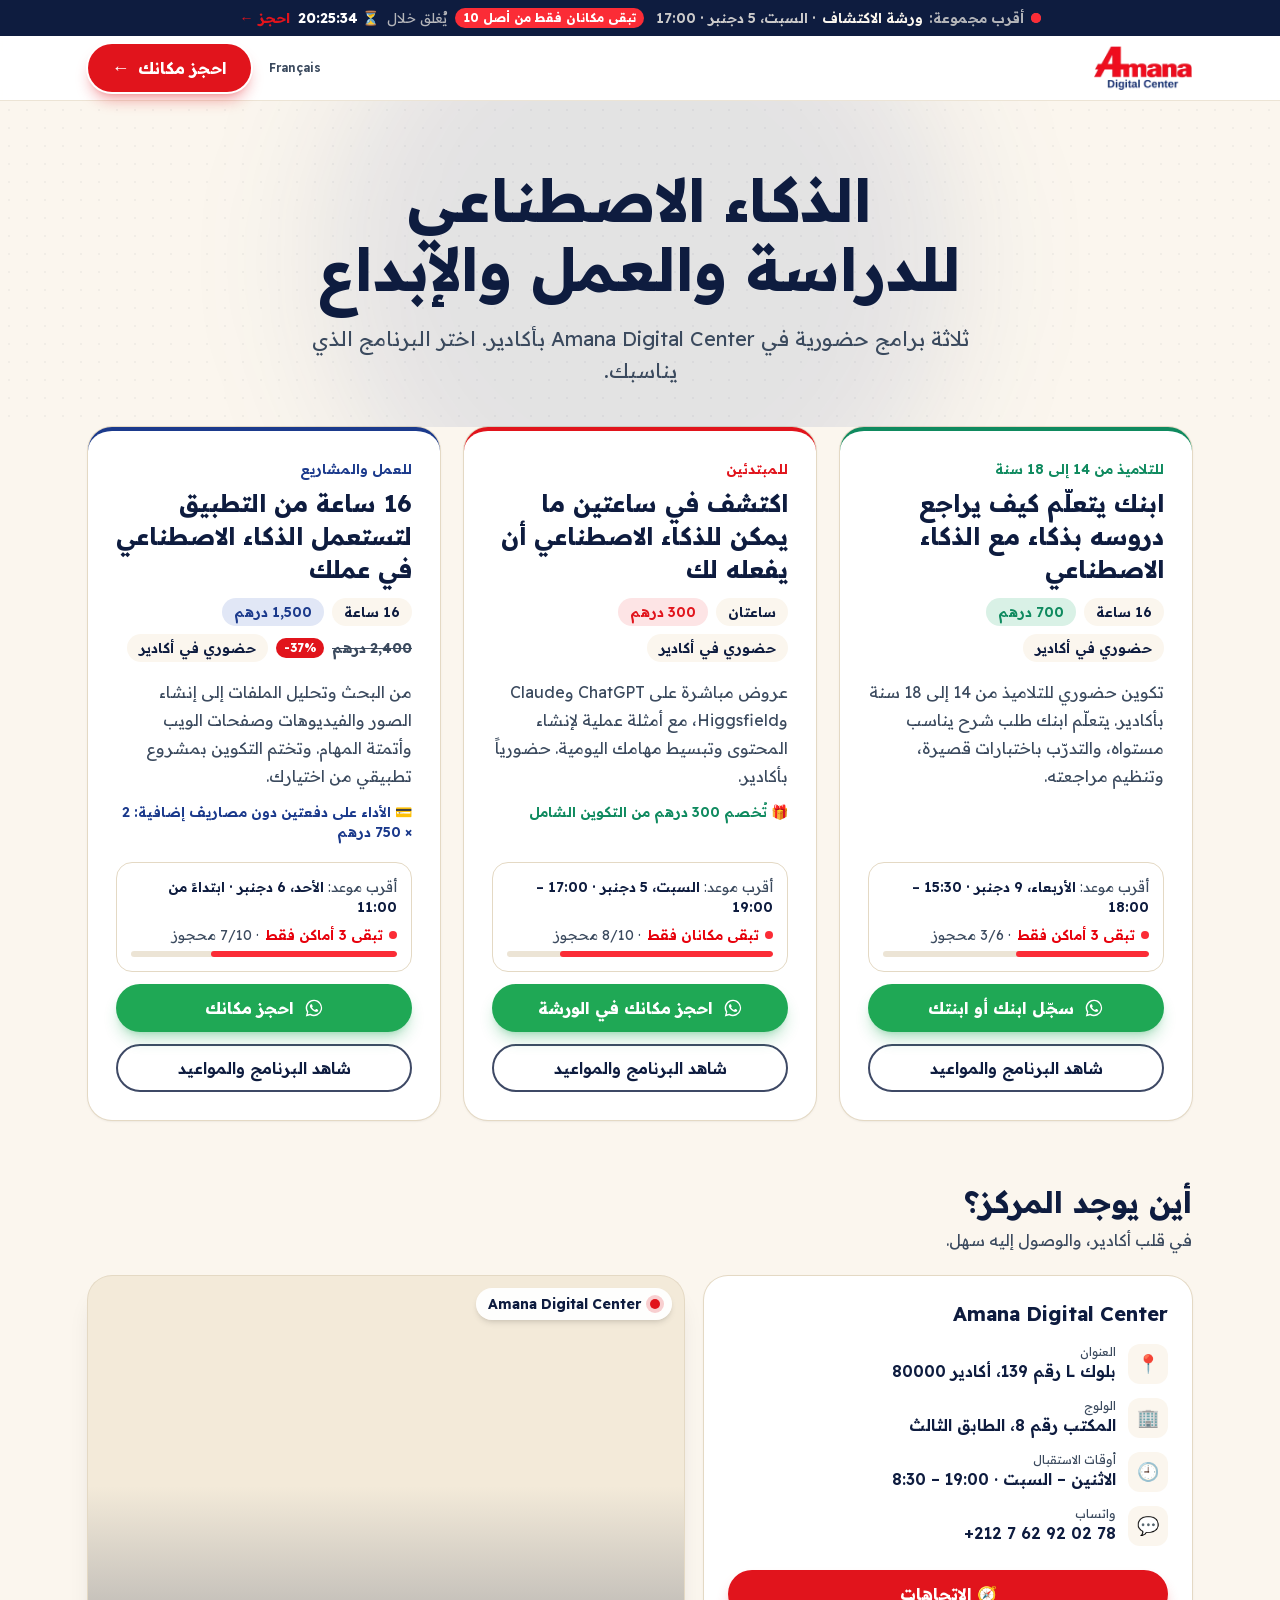
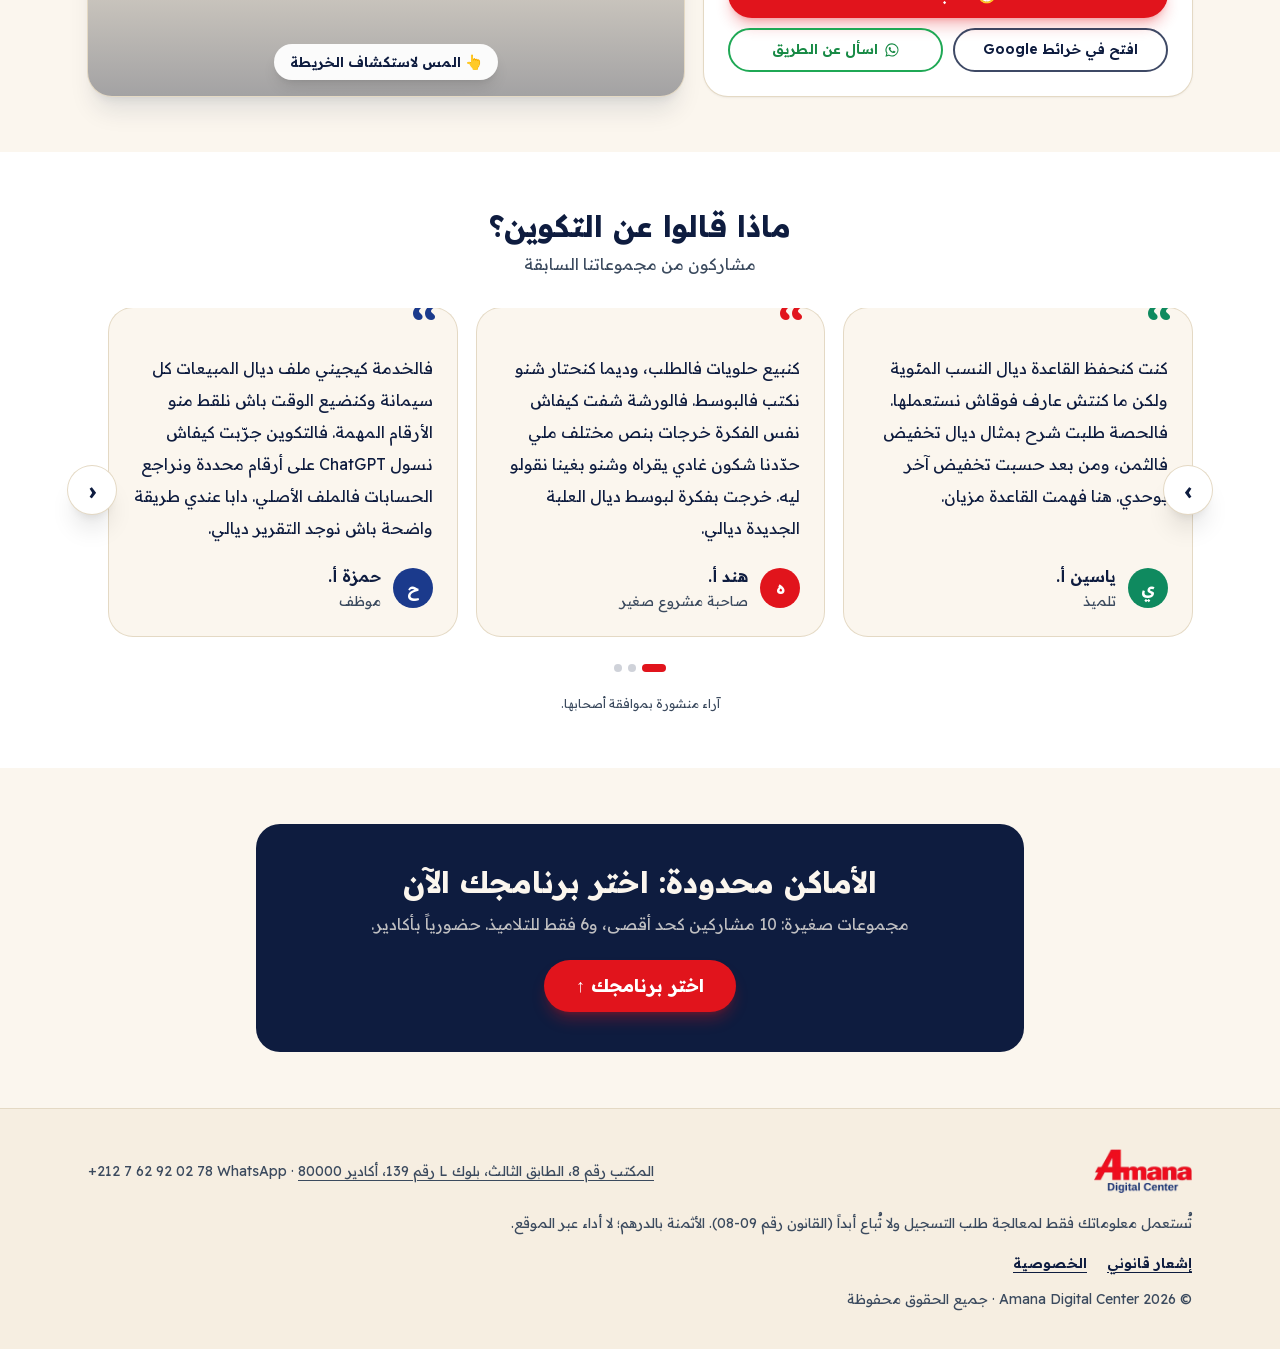
<file: index.html>
<!DOCTYPE html><!--6xvqWqN4wyJeD01iprwZy--><html lang="ar" dir="rtl" class="__variable_fde2ff"><head><meta charSet="utf-8"/><meta name="viewport" content="width=device-width, initial-scale=1"/><link rel="preload" as="image" href="/images/logo.webp"/><link rel="stylesheet" href="/_next/static/css/e26277f3ff22387f.css" data-precedence="next"/><link rel="preload" as="script" fetchPriority="low" href="/_next/static/chunks/webpack-77b3fde2aa4f811e.js"/><script src="/_next/static/chunks/4bd1b696-c023c6e3521b1417.js" async=""></script><script src="/_next/static/chunks/255-0e5ac6cd71b0e266.js" async=""></script><script src="/_next/static/chunks/main-app-0b44889a16dc16d8.js" async=""></script><script src="/_next/static/chunks/340-0c9f50b0f4846829.js" async=""></script><script src="/_next/static/chunks/app/(fr)/layout-74212579acd9ea8a.js" async=""></script><script src="/_next/static/chunks/715-25e0f812a141e232.js" async=""></script><script src="/_next/static/chunks/840-3f96a9b5f1add878.js" async=""></script><script src="/_next/static/chunks/565-ce7dba9de871165c.js" async=""></script><script src="/_next/static/chunks/608-59c527c5f470ddcc.js" async=""></script><script src="/_next/static/chunks/app/(ar)/page-93b4e1db65608a09.js" async=""></script><meta name="theme-color" content="#0e1c3f"/><title>الذكاء الاصطناعي للدراسة والعمل والإبداع | تكوين في الذكاء الاصطناعي بأكادير</title><meta name="description" content="ثلاثة برامج حضورية في Amana Digital Center بأكادير. اختر البرنامج الذي يناسبك."/><meta name="robots" content="index, follow"/><link rel="canonical" href="https://ai.amanadigitalusa.com/"/><link rel="alternate" hrefLang="fr" href="https://ai.amanadigitalusa.com/fr/"/><link rel="alternate" hrefLang="ar" href="https://ai.amanadigitalusa.com/"/><link rel="alternate" hrefLang="x-default" href="https://ai.amanadigitalusa.com/"/><meta property="og:title" content="الذكاء الاصطناعي للدراسة والعمل والإبداع | تكوين في الذكاء الاصطناعي بأكادير"/><meta property="og:description" content="ثلاثة برامج حضورية في Amana Digital Center بأكادير. اختر البرنامج الذي يناسبك."/><meta property="og:url" content="https://ai.amanadigitalusa.com/"/><meta property="og:site_name" content="Amana Digital Center"/><meta property="og:locale" content="ar_MA"/><meta property="og:image" content="https://ai.amanadigitalusa.com/og/ar-home.png"/><meta property="og:image:width" content="1200"/><meta property="og:image:height" content="630"/><meta property="og:image:alt" content="الذكاء الاصطناعي للدراسة والعمل والإبداع | تكوين في الذكاء الاصطناعي بأكادير"/><meta property="og:type" content="website"/><meta name="twitter:card" content="summary_large_image"/><meta name="twitter:title" content="الذكاء الاصطناعي للدراسة والعمل والإبداع | تكوين في الذكاء الاصطناعي بأكادير"/><meta name="twitter:description" content="ثلاثة برامج حضورية في Amana Digital Center بأكادير. اختر البرنامج الذي يناسبك."/><meta name="twitter:image" content="https://ai.amanadigitalusa.com/og/ar-home.png"/><link rel="icon" href="/icon.png?2f074693d754c445" type="image/png" sizes="192x192"/><link rel="apple-touch-icon" href="/apple-icon.png?5735bbc20b63a7ee" type="image/png" sizes="180x180"/><script src="/_next/static/chunks/polyfills-42372ed130431b0a.js" noModule=""></script></head><body class="font-sans"><div hidden=""><!--$--><!--/$--></div><a class="group block bg-ink text-sand transition hover:bg-[#13265a] focus-visible:outline-2 focus-visible:-outline-offset-2 focus-visible:outline-sun" href="/atelier/#reserver"><div class="mx-auto flex max-w-6xl flex-wrap items-center justify-center gap-x-3 gap-y-1 px-4 py-2 text-[13px] leading-5 sm:text-sm"><span class="flex flex-wrap items-center justify-center gap-x-1.5 font-semibold"><span class="relative flex size-2.5" aria-hidden="true"><span class="absolute inline-flex size-full animate-ping rounded-full bg-red-400 opacity-75"></span><span class="relative inline-flex size-2.5 rounded-full bg-red-500"></span></span><span class="hidden text-sand/70 sm:inline">أقرب مجموعة<!-- -->:</span><span class="whitespace-nowrap">ورشة الاكتشاف</span><span class="whitespace-nowrap text-sand/80">· <!-- -->السبت، 21 نونبر<!-- --> · <!-- -->17:00</span></span><span class="flex flex-wrap items-center justify-center gap-x-2 gap-y-1"><span class="whitespace-nowrap rounded-full bg-red-500 px-2 py-0.5 text-xs font-bold text-white">تبقى مكانان فقط من أصل 10</span><span class="hidden text-sand/70 sm:inline">يُغلق خلال</span><span class="flex items-center gap-1 whitespace-nowrap font-display font-bold text-white"><span aria-hidden="true">⏳</span><span class="tabular-nums" dir="ltr">--:--:--</span></span><span class="whitespace-nowrap font-bold text-sun transition group-hover:translate-x-0.5 rtl:group-hover:-translate-x-0.5">احجز<!-- --> <!-- -->←</span></span></div></a><header class="sticky top-0 z-40 border-b border-line/70 bg-white/95 backdrop-blur"><div class="mx-auto flex h-16 max-w-6xl items-center justify-between gap-3 px-4 sm:px-6"><a class="flex items-center" aria-label="Amana Digital Center" href="/"><img src="/images/logo.webp" alt="Amana Digital Center" decoding="async" class="h-11 w-auto " width="823" height="369"/></a><div class="flex items-center gap-2"><a hrefLang="fr" lang="fr" class="rounded-full px-2.5 py-1.5 text-xs font-semibold text-ink-soft underline-offset-4 transition hover:text-ink hover:underline" href="/fr/">Français</a><a href="#offres" class="book-pulse inline-flex min-h-12 items-center gap-2 rounded-full bg-sun px-5 py-3 text-base font-extrabold text-white shadow-lg shadow-sun/40 ring-2 ring-white transition hover:scale-[1.03] hover:bg-[#b80f16] active:scale-95 sm:px-6"><span class="hidden min-[400px]:inline">احجز مكانك</span><span class="min-[400px]:hidden">احجز</span><span aria-hidden="true" class="text-lg leading-none rtl:-scale-x-100">→</span></a></div></div></header><main><section class="relative overflow-hidden"><div class="grain pointer-events-none absolute inset-0 opacity-70" aria-hidden="true"></div><div class="pointer-events-none absolute -top-40 left-1/2 size-[40rem] -translate-x-1/2 rounded-full bg-ocean/10 blur-3xl" aria-hidden="true"></div><div class="relative mx-auto max-w-4xl px-4 pb-10 pt-10 text-center sm:px-6 sm:pt-16"><h1 class="text-balance font-display text-4xl font-bold leading-tight sm:text-6xl sm:leading-[1.15]">الذكاء الاصطناعي للدراسة والعمل والإبداع</h1><p class="mx-auto mt-5 max-w-2xl text-lg leading-8 text-ink-soft sm:text-xl">ثلاثة برامج حضورية في Amana Digital Center بأكادير. اختر البرنامج الذي يناسبك.</p></div></section><section id="offres" class="mx-auto max-w-6xl scroll-mt-20 px-4 pb-16 sm:px-6" aria-labelledby="offers-title"><h2 id="offers-title" class="sr-only">اختر برنامجك</h2><div class="grid gap-6 lg:grid-cols-3"><article class="flex flex-col rounded-3xl border-t-4 border-palm bg-white p-6 shadow-sm ring-1 ring-line sm:p-7"><p class="text-sm font-semibold text-palm">للتلاميذ من 14 إلى 18 سنة</p><h3 class="mt-2 font-display text-xl font-bold leading-snug sm:text-2xl">ابنك يتعلّم كيف يراجع دروسه بذكاء مع الذكاء الاصطناعي</h3><p class="mt-3 flex flex-wrap gap-2 text-sm font-semibold"><span class="rounded-full bg-sand px-3 py-1">16 ساعة</span><span class="rounded-full bg-palm-soft text-palm px-3 py-1">700 درهم</span><span class="rounded-full bg-sand px-3 py-1">حضوري في أكادير</span></p><p class="mt-4 leading-7 text-ink-soft">تكوين حضوري للتلاميذ من 14 إلى 18 سنة بأكادير. يتعلّم ابنك طلب شرح يناسب مستواه، والتدرّب باختبارات قصيرة، وتنظيم مراجعته.</p><div class="mt-5 space-y-3 sm:mt-auto sm:pt-5"><div class="rounded-2xl border border-line bg-white/80 p-3.5 "><p class="text-sm"><span class="text-ink-soft">أقرب موعد<!-- -->: </span><span class="font-semibold">الأربعاء، 2 دجنبر<!-- --> · <!-- -->15:30 – 18:00</span></p><div class="mt-2"><div class="w-full"><p class="flex flex-wrap items-center gap-1.5 text-sm font-semibold text-red-600"><span class="size-2 rounded-full animate-pulse bg-red-500" aria-hidden="true"></span>تبقى مكانان فقط<span class="font-normal text-ink-soft">· <!-- -->4/6 محجوز</span></p><div class="mt-1.5 h-1.5 overflow-hidden rounded-full bg-line/70" aria-hidden="true"><div class="h-full rounded-full bg-red-500" style="width:66.66666666666666%"></div></div></div></div></div><a href="https://wa.me/212762920278?text=%D8%A7%D9%84%D8%B3%D9%84%D8%A7%D9%85%20%D8%B9%D9%84%D9%8A%D9%83%D9%85%D8%8C%20%D8%A3%D8%B1%D9%8A%D8%AF%20%D8%AA%D8%B3%D8%AC%D9%8A%D9%84%20%D8%A7%D8%A8%D9%86%D9%8A%2F%D8%A7%D8%A8%D9%86%D8%AA%D9%8A%20%D9%81%D9%8A%20%D8%A8%D8%B1%D9%86%D8%A7%D9%85%D8%AC%20%C2%AB%D8%AA%D8%B9%D9%84%D9%91%D9%85%20%D8%A8%D8%B0%D9%83%D8%A7%D8%A1%C2%BB%20(700%20%D8%AF%D8%B1%D9%87%D9%85).%0A%D8%B9%D9%85%D8%B1%20%D8%A7%D9%84%D8%AA%D9%84%D9%85%D9%8A%D8%B0(%D8%A9)%3A%20%0A%D8%A7%D9%84%D9%85%D9%88%D8%B9%D8%AF%20%D8%A7%D9%84%D9%85%D9%81%D8%B6%D9%91%D9%84%3A%20%D8%A7%D9%84%D8%A3%D8%B1%D8%A8%D8%B9%D8%A7%D8%A1%D8%8C%202%20%D8%AF%D8%AC%D9%86%D8%A8%D8%B1%D8%8C%2015%3A30%20%E2%80%93%2018%3A00" target="_blank" rel="noopener noreferrer" class="inline-flex items-center justify-center gap-2.5 rounded-full bg-[#1fa855] font-bold text-white shadow-lg shadow-[#1fa855]/30 transition hover:bg-[#178a45] focus-visible:outline-2 focus-visible:outline-offset-2 focus-visible:outline-[#1fa855] px-5 py-3 text-base w-full"><svg viewBox="0 0 24 24" fill="currentColor" class="size-5" aria-hidden="true"><path d="M12.04 2a9.9 9.9 0 0 0-8.5 15l-1.4 5.1 5.2-1.37A9.9 9.9 0 1 0 12.04 2Zm0 18.1a8.2 8.2 0 0 1-4.18-1.15l-.3-.18-3.09.81.83-3.01-.2-.31a8.2 8.2 0 1 1 6.94 3.84Zm4.5-6.14c-.25-.12-1.46-.72-1.69-.8-.23-.08-.39-.12-.56.13-.16.24-.64.8-.78.96-.14.17-.29.19-.53.06a6.7 6.7 0 0 1-3.32-2.9c-.25-.43.25-.4.72-1.33.08-.16.04-.3-.02-.43-.06-.12-.56-1.34-.76-1.84-.2-.48-.4-.41-.56-.42h-.47a.9.9 0 0 0-.66.31 2.76 2.76 0 0 0-.86 2.06 4.8 4.8 0 0 0 1 2.55 11 11 0 0 0 4.2 3.7c1.56.68 2.18.73 2.96.62.48-.07 1.46-.6 1.67-1.18.2-.58.2-1.07.14-1.18-.06-.1-.22-.16-.47-.29Z"></path></svg>سجّل ابنك أو ابنتك</a><a class="block rounded-full border-2 border-ink/80 px-5 py-2.5 text-center font-semibold transition hover:bg-ink hover:text-sand" href="/ado/">شاهد البرنامج والمواعيد</a></div></article><article class="flex flex-col rounded-3xl border-t-4 border-sun bg-white p-6 shadow-sm ring-1 ring-line sm:p-7"><p class="text-sm font-semibold text-sun">للمبتدئين</p><h3 class="mt-2 font-display text-xl font-bold leading-snug sm:text-2xl">اكتشف في ساعتين ما يمكن للذكاء الاصطناعي أن يفعله لك</h3><p class="mt-3 flex flex-wrap gap-2 text-sm font-semibold"><span class="rounded-full bg-sand px-3 py-1">ساعتان</span><span class="rounded-full bg-sun-soft text-sun px-3 py-1">300 درهم</span><span class="rounded-full bg-sand px-3 py-1">حضوري في أكادير</span></p><p class="mt-4 leading-7 text-ink-soft">عروض مباشرة على ChatGPT وClaude وHiggsfield، مع أمثلة عملية لإنشاء المحتوى وتبسيط مهامك اليومية. حضورياً بأكادير.</p><p class="mt-3 text-sm font-semibold text-palm">🎁 <!-- -->تُخصم 300 درهم من التكوين الشامل</p><div class="mt-5 space-y-3 sm:mt-auto sm:pt-5"><div class="rounded-2xl border border-line bg-white/80 p-3.5 "><p class="text-sm"><span class="text-ink-soft">أقرب موعد<!-- -->: </span><span class="font-semibold">السبت، 21 نونبر<!-- --> · <!-- -->17:00 – 19:00</span></p><div class="mt-2"><div class="w-full"><p class="flex flex-wrap items-center gap-1.5 text-sm font-semibold text-red-600"><span class="size-2 rounded-full animate-pulse bg-red-500" aria-hidden="true"></span>تبقى مكانان فقط<span class="font-normal text-ink-soft">· <!-- -->8/10 محجوز</span></p><div class="mt-1.5 h-1.5 overflow-hidden rounded-full bg-line/70" aria-hidden="true"><div class="h-full rounded-full bg-red-500" style="width:80%"></div></div></div></div></div><a href="https://wa.me/212762920278?text=%D8%A7%D9%84%D8%B3%D9%84%D8%A7%D9%85%20%D8%B9%D9%84%D9%8A%D9%83%D9%85%D8%8C%20%D8%A3%D8%B1%D9%8A%D8%AF%20%D8%AD%D8%AC%D8%B2%20%D9%85%D9%83%D8%A7%D9%86%20%D9%81%D9%8A%20%D9%88%D8%B1%D8%B4%D8%A9%20%D8%A7%D9%83%D8%AA%D8%B4%D8%A7%D9%81%20%D8%A7%D9%84%D8%B0%D9%83%D8%A7%D8%A1%20%D8%A7%D9%84%D8%A7%D8%B5%D8%B7%D9%86%D8%A7%D8%B9%D9%8A%20(%D8%B3%D8%A7%D8%B9%D8%AA%D8%A7%D9%86%D8%8C%20300%20%D8%AF%D8%B1%D9%87%D9%85).%0A%D8%A7%D9%84%D9%85%D9%88%D8%B9%D8%AF%20%D8%A7%D9%84%D9%85%D9%81%D8%B6%D9%91%D9%84%3A%20%D8%A7%D9%84%D8%B3%D8%A8%D8%AA%D8%8C%2021%20%D9%86%D9%88%D9%86%D8%A8%D8%B1%D8%8C%2017%3A00%20%E2%80%93%2019%3A00" target="_blank" rel="noopener noreferrer" class="inline-flex items-center justify-center gap-2.5 rounded-full bg-[#1fa855] font-bold text-white shadow-lg shadow-[#1fa855]/30 transition hover:bg-[#178a45] focus-visible:outline-2 focus-visible:outline-offset-2 focus-visible:outline-[#1fa855] px-5 py-3 text-base w-full"><svg viewBox="0 0 24 24" fill="currentColor" class="size-5" aria-hidden="true"><path d="M12.04 2a9.9 9.9 0 0 0-8.5 15l-1.4 5.1 5.2-1.37A9.9 9.9 0 1 0 12.04 2Zm0 18.1a8.2 8.2 0 0 1-4.18-1.15l-.3-.18-3.09.81.83-3.01-.2-.31a8.2 8.2 0 1 1 6.94 3.84Zm4.5-6.14c-.25-.12-1.46-.72-1.69-.8-.23-.08-.39-.12-.56.13-.16.24-.64.8-.78.96-.14.17-.29.19-.53.06a6.7 6.7 0 0 1-3.32-2.9c-.25-.43.25-.4.72-1.33.08-.16.04-.3-.02-.43-.06-.12-.56-1.34-.76-1.84-.2-.48-.4-.41-.56-.42h-.47a.9.9 0 0 0-.66.31 2.76 2.76 0 0 0-.86 2.06 4.8 4.8 0 0 0 1 2.55 11 11 0 0 0 4.2 3.7c1.56.68 2.18.73 2.96.62.48-.07 1.46-.6 1.67-1.18.2-.58.2-1.07.14-1.18-.06-.1-.22-.16-.47-.29Z"></path></svg>احجز مكانك في الورشة</a><a class="block rounded-full border-2 border-ink/80 px-5 py-2.5 text-center font-semibold transition hover:bg-ink hover:text-sand" href="/atelier/">شاهد البرنامج والمواعيد</a></div></article><article class="flex flex-col rounded-3xl border-t-4 border-ocean bg-white p-6 shadow-sm ring-1 ring-line sm:p-7"><p class="text-sm font-semibold text-ocean">للعمل والمشاريع</p><h3 class="mt-2 font-display text-xl font-bold leading-snug sm:text-2xl">16 ساعة من التطبيق لتستعمل الذكاء الاصطناعي في عملك</h3><p class="mt-3 flex flex-wrap gap-2 text-sm font-semibold"><span class="rounded-full bg-sand px-3 py-1">16 ساعة</span><span class="rounded-full bg-ocean-soft text-ocean px-3 py-1">1,500 درهم</span><span class="inline-flex flex-wrap items-center gap-x-2 gap-y-1 "><s class="font-bold text-ink-soft">2,400 درهم</s><span class="rounded-full bg-sun px-2 py-0.5 text-xs font-black text-white" dir="ltr">-<!-- -->37<!-- -->%</span></span><span class="rounded-full bg-sand px-3 py-1">حضوري في أكادير</span></p><p class="mt-4 leading-7 text-ink-soft">من البحث وتحليل الملفات إلى إنشاء الصور والفيديوهات وصفحات الويب وأتمتة المهام. وتختم التكوين بمشروع تطبيقي من اختيارك.</p><p class="mt-3 text-sm font-semibold text-ocean">💳 الأداء على دفعتين دون مصاريف إضافية: 2 × 750 درهم</p><div class="mt-5 space-y-3 sm:mt-auto sm:pt-5"><div class="rounded-2xl border border-line bg-white/80 p-3.5 "><p class="text-sm"><span class="text-ink-soft">أقرب موعد<!-- -->: </span><span class="font-semibold">الأحد، 22 نونبر<!-- --> · <!-- -->ابتداءً من 11:00</span></p><div class="mt-2"><div class="w-full"><p class="flex flex-wrap items-center gap-1.5 text-sm font-semibold text-red-600"><span class="size-2 rounded-full animate-pulse bg-red-500" aria-hidden="true"></span>تبقى 3 أماكن فقط<span class="font-normal text-ink-soft">· <!-- -->7/10 محجوز</span></p><div class="mt-1.5 h-1.5 overflow-hidden rounded-full bg-line/70" aria-hidden="true"><div class="h-full rounded-full bg-red-500" style="width:70%"></div></div></div></div></div><a href="https://wa.me/212762920278?text=%D8%A7%D9%84%D8%B3%D9%84%D8%A7%D9%85%20%D8%B9%D9%84%D9%8A%D9%83%D9%85%D8%8C%20%D8%A3%D9%86%D8%A7%20%D9%85%D9%87%D8%AA%D9%85(%D8%A9)%20%D8%A8%D8%A7%D9%84%D8%AA%D9%83%D9%88%D9%8A%D9%86%20%D8%A7%D9%84%D8%B4%D8%A7%D9%85%D9%84%20%D9%81%D9%8A%20%D8%A7%D9%84%D8%B0%D9%83%D8%A7%D8%A1%20%D8%A7%D9%84%D8%A7%D8%B5%D8%B7%D9%86%D8%A7%D8%B9%D9%8A%20(16%20%D8%B3%D8%A7%D8%B9%D8%A9%D8%8C%201%2C500%20%D8%AF%D8%B1%D9%87%D9%85).%0A%D8%A7%D9%84%D9%85%D9%88%D8%B9%D8%AF%20%D8%A7%D9%84%D9%85%D9%81%D8%B6%D9%91%D9%84%3A%20%D8%A7%D9%84%D8%A3%D8%AD%D8%AF%D8%8C%2022%20%D9%86%D9%88%D9%86%D8%A8%D8%B1%D8%8C%20%D8%A7%D8%A8%D8%AA%D8%AF%D8%A7%D8%A1%D9%8B%20%D9%85%D9%86%2011%3A00%0A%D8%AD%D8%B6%D8%B1%D8%AA%20%D8%A7%D9%84%D9%88%D8%B1%D8%B4%D8%A9%3A%20%D9%86%D8%B9%D9%85%20%2F%20%D9%84%D8%A7%0A%D8%A3%D8%B1%D8%AC%D9%88%20%D8%A5%D8%B1%D8%B3%D8%A7%D9%84%20%D8%A7%D9%84%D8%AA%D9%81%D8%A7%D8%B5%D9%8A%D9%84%20%D9%84%D9%84%D8%AD%D8%AC%D8%B2.%0A%D8%B7%D8%B1%D9%8A%D9%82%D8%A9%20%D8%A7%D9%84%D8%A3%D8%AF%D8%A7%D8%A1%20%D8%A7%D9%84%D9%85%D9%81%D8%B6%D9%91%D9%84%D8%A9%3A%20%D8%AF%D9%81%D8%B9%D8%A9%20%D9%88%D8%A7%D8%AD%D8%AF%D8%A9%20%2F%20%D8%AF%D9%81%D8%B9%D8%AA%D9%8A%D9%86" target="_blank" rel="noopener noreferrer" class="inline-flex items-center justify-center gap-2.5 rounded-full bg-[#1fa855] font-bold text-white shadow-lg shadow-[#1fa855]/30 transition hover:bg-[#178a45] focus-visible:outline-2 focus-visible:outline-offset-2 focus-visible:outline-[#1fa855] px-5 py-3 text-base w-full"><svg viewBox="0 0 24 24" fill="currentColor" class="size-5" aria-hidden="true"><path d="M12.04 2a9.9 9.9 0 0 0-8.5 15l-1.4 5.1 5.2-1.37A9.9 9.9 0 1 0 12.04 2Zm0 18.1a8.2 8.2 0 0 1-4.18-1.15l-.3-.18-3.09.81.83-3.01-.2-.31a8.2 8.2 0 1 1 6.94 3.84Zm4.5-6.14c-.25-.12-1.46-.72-1.69-.8-.23-.08-.39-.12-.56.13-.16.24-.64.8-.78.96-.14.17-.29.19-.53.06a6.7 6.7 0 0 1-3.32-2.9c-.25-.43.25-.4.72-1.33.08-.16.04-.3-.02-.43-.06-.12-.56-1.34-.76-1.84-.2-.48-.4-.41-.56-.42h-.47a.9.9 0 0 0-.66.31 2.76 2.76 0 0 0-.86 2.06 4.8 4.8 0 0 0 1 2.55 11 11 0 0 0 4.2 3.7c1.56.68 2.18.73 2.96.62.48-.07 1.46-.6 1.67-1.18.2-.58.2-1.07.14-1.18-.06-.1-.22-.16-.47-.29Z"></path></svg>احجز مكانك</a><a class="block rounded-full border-2 border-ink/80 px-5 py-2.5 text-center font-semibold transition hover:bg-ink hover:text-sand" href="/formation/">شاهد البرنامج والمواعيد</a></div></article></div></section><section class="mx-auto max-w-6xl px-4 pb-14 sm:px-6" aria-labelledby="map-title"><div class="text-center lg:text-start"><h2 id="map-title" class="font-display text-2xl font-bold sm:text-3xl">أين يوجد المركز؟</h2><p class="mt-2 text-ink-soft">في قلب أكادير، والوصول إليه سهل.</p></div><div class="mt-6 grid gap-5 lg:grid-cols-[0.9fr_1.1fr]"><div class="flex flex-col rounded-3xl bg-white p-5 shadow-sm ring-1 ring-line sm:p-6"><p class="font-display text-xl font-bold">Amana Digital Center</p><dl class="mt-4 grid grid-cols-2 gap-x-4 gap-y-4 lg:grid-cols-1 lg:gap-y-3.5"><div class="flex min-w-0 flex-col items-start gap-2 sm:flex-row sm:gap-3"><span class="grid size-10 shrink-0 place-items-center rounded-xl bg-sand text-lg" aria-hidden="true">📍</span><div class="min-w-0"><dt class="text-xs text-ink-soft">العنوان</dt><dd class="break-words text-sm font-semibold leading-snug sm:text-base">بلوك L رقم 139، أكادير 80000</dd></div></div><div class="flex min-w-0 flex-col items-start gap-2 sm:flex-row sm:gap-3"><span class="grid size-10 shrink-0 place-items-center rounded-xl bg-sand text-lg" aria-hidden="true">🏢</span><div class="min-w-0"><dt class="text-xs text-ink-soft">الولوج</dt><dd class="break-words text-sm font-semibold leading-snug sm:text-base">المكتب رقم 8، الطابق الثالث</dd></div></div><div class="flex min-w-0 flex-col items-start gap-2 sm:flex-row sm:gap-3"><span class="grid size-10 shrink-0 place-items-center rounded-xl bg-sand text-lg" aria-hidden="true">🕘</span><div class="min-w-0"><dt class="text-xs text-ink-soft">أوقات الاستقبال</dt><dd class="break-words text-sm font-semibold leading-snug sm:text-base">الاثنين – السبت<!-- --> · <span dir="ltr">8:30 – 19:00</span></dd></div></div><div class="flex min-w-0 flex-col items-start gap-2 sm:flex-row sm:gap-3"><span class="grid size-10 shrink-0 place-items-center rounded-xl bg-sand text-lg" aria-hidden="true">💬</span><div class="min-w-0"><dt class="text-xs text-ink-soft">واتساب</dt><dd class="break-words text-sm font-semibold leading-snug sm:text-base" dir="ltr">+212 7 62 92 02 78</dd></div></div></dl><div class="mt-6 grid gap-2.5 sm:mt-auto sm:pt-6"><a href="https://www.google.com/maps/dir/?api=1&amp;destination=30.3933365,-9.5436816" target="_blank" rel="noopener noreferrer" class="flex min-h-12 items-center justify-center gap-2 rounded-full bg-sun px-5 py-3 font-bold text-white shadow-lg shadow-sun/30 transition hover:bg-[#b80f16]">🧭 <!-- -->الاتجاهات</a><div class="grid grid-cols-2 gap-2.5"><a href="https://www.google.com/maps/place/Amana+Digital+Studio/@30.3933365,-9.5436816,17z/data=!4m6!3m5!1s0xdb3c9e8570608f3:0xf12da359aaa9b23f!8m2!3d30.3933365!4d-9.5436816" target="_blank" rel="noopener noreferrer" class="flex min-h-11 items-center justify-center rounded-full border-2 border-ink/80 px-3 py-2 text-center text-sm font-semibold leading-tight transition hover:bg-ink hover:text-sand">افتح في خرائط Google</a><a href="https://wa.me/212762920278?text=%D8%A7%D9%84%D8%B3%D9%84%D8%A7%D9%85%20%D8%B9%D9%84%D9%8A%D9%83%D9%85%D8%8C%20%D9%85%D9%85%D9%83%D9%86%20%D8%AA%D8%B9%D8%B7%D9%8A%D9%88%D9%86%D9%8A%20%D8%A7%D9%84%D8%B7%D8%B1%D9%8A%D9%82%20%D9%84%D9%84%D9%88%D8%B5%D9%88%D9%84%20%D8%A5%D9%84%D9%89%20Amana%20Digital%20Center%D8%9F" target="_blank" rel="noopener noreferrer" class="flex min-h-11 items-center justify-center gap-1.5 rounded-full border-2 border-[#1fa855] px-3 py-2 text-center text-sm font-semibold leading-tight text-[#178a45] transition hover:bg-[#1fa855] hover:text-white"><svg viewBox="0 0 24 24" fill="currentColor" class="size-4 shrink-0" aria-hidden="true"><path d="M12.04 2a9.9 9.9 0 0 0-8.5 15l-1.4 5.1 5.2-1.37A9.9 9.9 0 1 0 12.04 2Zm0 18.1a8.2 8.2 0 0 1-4.18-1.15l-.3-.18-3.09.81.83-3.01-.2-.31a8.2 8.2 0 1 1 6.94 3.84Zm4.5-6.14c-.25-.12-1.46-.72-1.69-.8-.23-.08-.39-.12-.56.13-.16.24-.64.8-.78.96-.14.17-.29.19-.53.06a6.7 6.7 0 0 1-3.32-2.9c-.25-.43.25-.4.72-1.33.08-.16.04-.3-.02-.43-.06-.12-.56-1.34-.76-1.84-.2-.48-.4-.41-.56-.42h-.47a.9.9 0 0 0-.66.31 2.76 2.76 0 0 0-.86 2.06 4.8 4.8 0 0 0 1 2.55 11 11 0 0 0 4.2 3.7c1.56.68 2.18.73 2.96.62.48-.07 1.46-.6 1.67-1.18.2-.58.2-1.07.14-1.18-.06-.1-.22-.16-.47-.29Z"></path></svg>اسأل عن الطريق</a></div></div></div><div class="relative h-full min-h-72 overflow-hidden rounded-3xl bg-sand-2 shadow-xl shadow-ink/10 ring-1 ring-line sm:min-h-80"><iframe src="https://maps.google.com/maps?q=30.3933365,-9.5436816&amp;z=17&amp;hl=ar&amp;output=embed" title="Amana Digital Center · Google Maps" class="absolute inset-0 size-full pointer-events-none" loading="lazy" referrerPolicy="no-referrer-when-downgrade"></iframe><button type="button" class="absolute inset-0 flex items-end justify-center bg-gradient-to-t from-ink/35 via-transparent to-transparent p-4" aria-label="المس لاستكشاف الخريطة"><span class="rounded-full bg-white/95 px-4 py-2 text-sm font-semibold text-ink shadow-lg">👆 <!-- -->المس لاستكشاف الخريطة</span></button><span class="pointer-events-none absolute start-3 top-3 flex items-center gap-2 rounded-full bg-white/95 px-3 py-1.5 text-sm font-bold text-ink shadow-md"><span class="size-2.5 rounded-full bg-sun ring-4 ring-sun/20" aria-hidden="true"></span>Amana Digital Center</span></div></div></section><section class="bg-white py-14" aria-labelledby="testimonials-title"><div class="mx-auto max-w-6xl px-4 sm:px-6"><h2 id="testimonials-title" class="text-center font-display text-2xl font-bold sm:text-3xl">ماذا قالوا عن التكوين؟</h2><p class="mt-2 text-center text-ink-soft">مشاركون من مجموعاتنا السابقة</p><div class="mt-8"><div class="relative"><div class="-mx-4 flex snap-x snap-mandatory gap-5 overflow-x-auto scroll-smooth px-4 pb-4 [scrollbar-width:none] sm:-mx-6 sm:px-6 [&amp;::-webkit-scrollbar]:hidden"><div class="w-[85%] shrink-0 snap-start sm:w-[46%] lg:w-[31.5%]"><figure class="relative flex h-full flex-col rounded-3xl bg-sand p-6 pt-8 ring-1 ring-line"><span class="absolute -top-3 start-5 font-display text-6xl leading-none text-palm" aria-hidden="true">“</span><blockquote class="mt-3 leading-8">كنت كنحفظ القاعدة ديال النسب المئوية ولكن ما كنتش عارف فوقاش نستعملها. فالحصة طلبت شرح بمثال ديال تخفيض فالثمن، ومن بعد حسبت تخفيض آخر بوحدي. هنا فهمت القاعدة مزيان.</blockquote><figcaption class="mt-5 flex items-center gap-3 sm:mt-auto sm:pt-5"><span class="grid size-10 shrink-0 place-items-center rounded-full bg-palm font-display font-bold text-white" aria-hidden="true">ي</span><span><span class="block font-display font-semibold">ياسين أ.</span><span class="text-sm text-ink-soft">تلميذ</span></span></figcaption></figure></div><div class="w-[85%] shrink-0 snap-start sm:w-[46%] lg:w-[31.5%]"><figure class="relative flex h-full flex-col rounded-3xl bg-sand p-6 pt-8 ring-1 ring-line"><span class="absolute -top-3 start-5 font-display text-6xl leading-none text-sun" aria-hidden="true">“</span><blockquote class="mt-3 leading-8">كنبيع حلويات فالطلب، وديما كنحتار شنو نكتب فالبوسط. فالورشة شفت كيفاش نفس الفكرة خرجات بنص مختلف ملي حدّدنا شكون غادي يقراه وشنو بغينا نقولو ليه. خرجت بفكرة لبوسط ديال العلبة الجديدة ديالي.</blockquote><figcaption class="mt-5 flex items-center gap-3 sm:mt-auto sm:pt-5"><span class="grid size-10 shrink-0 place-items-center rounded-full bg-sun font-display font-bold text-white" aria-hidden="true">ه</span><span><span class="block font-display font-semibold">هند أ.</span><span class="text-sm text-ink-soft">صاحبة مشروع صغير</span></span></figcaption></figure></div><div class="w-[85%] shrink-0 snap-start sm:w-[46%] lg:w-[31.5%]"><figure class="relative flex h-full flex-col rounded-3xl bg-sand p-6 pt-8 ring-1 ring-line"><span class="absolute -top-3 start-5 font-display text-6xl leading-none text-ocean" aria-hidden="true">“</span><blockquote class="mt-3 leading-8">فالخدمة كيجيني ملف ديال المبيعات كل سيمانة وكنضيع الوقت باش نلقط منو الأرقام المهمة. فالتكوين جرّبت كيفاش نسول ChatGPT على أرقام محددة ونراجع الحسابات فالملف الأصلي. دابا عندي طريقة واضحة باش نوجد التقرير ديالي.</blockquote><figcaption class="mt-5 flex items-center gap-3 sm:mt-auto sm:pt-5"><span class="grid size-10 shrink-0 place-items-center rounded-full bg-ocean font-display font-bold text-white" aria-hidden="true">ح</span><span><span class="block font-display font-semibold">حمزة أ.</span><span class="text-sm text-ink-soft">موظف</span></span></figcaption></figure></div></div><button type="button" aria-label="الرأي السابق" class="absolute top-1/2 z-10 hidden size-12 -translate-y-1/2 place-items-center rounded-full bg-white text-2xl font-bold text-ink shadow-xl ring-1 ring-line transition hover:bg-sun hover:text-white md:grid -start-5 rtl:-scale-x-100">‹</button><button type="button" aria-label="الرأي التالي" class="absolute top-1/2 z-10 hidden size-12 -translate-y-1/2 place-items-center rounded-full bg-white text-2xl font-bold text-ink shadow-xl ring-1 ring-line transition hover:bg-sun hover:text-white md:grid -end-5 rtl:-scale-x-100">›</button><div class="mt-3 flex justify-center gap-1.5" aria-hidden="true"><span class="h-2 rounded-full transition-all w-6 bg-sun"></span><span class="h-2 rounded-full transition-all w-2 bg-ink/20"></span><span class="h-2 rounded-full transition-all w-2 bg-ink/20"></span></div></div></div><p class="mt-6 text-center text-xs text-ink-soft">آراء منشورة بموافقة أصحابها.</p></div></section><section class="px-4 py-14 sm:px-6"><div class="mx-auto max-w-3xl rounded-3xl bg-ink px-6 py-10 text-center text-sand"><h2 class="text-balance font-display text-2xl font-bold sm:text-3xl">الأماكن محدودة: اختر برنامجك الآن</h2><p class="mt-3 text-sand/75">مجموعات صغيرة: 10 مشاركين كحد أقصى، و6 فقط للتلاميذ. حضورياً بأكادير.</p><a href="#offres" class="mt-6 inline-flex min-h-12 items-center gap-2 rounded-full bg-sun px-8 py-3 text-lg font-bold text-white shadow-lg shadow-sun/30 transition hover:bg-[#b80f16]">اختر برنامجك<!-- --> ↑</a></div></section></main><footer class="border-t border-line bg-sand-2/60 pb-32 pt-10 sm:pb-10"><div class="mx-auto max-w-6xl space-y-4 px-4 text-sm text-ink-soft sm:px-6"><div class="flex flex-col gap-3 sm:flex-row sm:items-center sm:justify-between"><img src="/images/logo.webp" alt="Amana Digital Center" decoding="async" class="h-11 w-auto self-start" width="823" height="369"/><p><a href="https://www.google.com/maps/place/Amana+Digital+Studio/@30.3933365,-9.5436816,17z/data=!4m6!3m5!1s0xdb3c9e8570608f3:0xf12da359aaa9b23f!8m2!3d30.3933365!4d-9.5436816" target="_blank" rel="noopener noreferrer" class="underline underline-offset-4">المكتب رقم 8، الطابق الثالث، بلوك L رقم 139، أكادير 80000</a> · WhatsApp <span dir="ltr">+212 7 62 92 02 78</span></p></div><p class="leading-7">تُستعمل معلوماتك فقط لمعالجة طلب التسجيل ولا تُباع أبداً (القانون رقم 09-08). الأثمنة بالدرهم؛ لا أداء عبر الموقع.</p><nav class="flex flex-wrap gap-x-5 gap-y-2 font-semibold text-ink" aria-label="إشعار قانوني"><a class="underline underline-offset-4" href="/mentions-legales/">إشعار قانوني</a><a class="underline underline-offset-4" href="/mentions-legales/#donnees">الخصوصية</a></nav><p>© <!-- -->2026<!-- --> <!-- -->Amana Digital Center<!-- --> · <!-- -->جميع الحقوق محفوظة</p></div></footer><script type="application/ld+json">{"@context":"https://schema.org","@graph":[{"@type":"Course","name":"برنامج «تعلّم بذكاء» للتلاميذ","description":"تعلّم كيف تفهم الدروس الصعبة، وتحصل على تلميحات لحلّ التمارين، وتُنظّم وقتك، وتستعدّ للامتحانات. يطبّق كل تلميذ ما يتعلّمه على مواده الدراسية ويُعدّ خطة مراجعة أسبوعية تناسبه.","inLanguage":"ar","url":"https://ai.amanadigitalusa.com/ado/","provider":{"@type":"EducationalOrganization","name":"Amana Digital Center","url":"https://ai.amanadigitalusa.com","telephone":"+212762920278","address":{"@type":"PostalAddress","streetAddress":"Bureau N°8, 3ème étage, Bloc L N°139","addressLocality":"Agadir","postalCode":"80000","addressCountry":"MA"},"geo":{"@type":"GeoCoordinates","latitude":30.3933365,"longitude":-9.5436816},"hasMap":"https://www.google.com/maps/place/Amana+Digital+Studio/@30.3933365,-9.5436816,17z/data=!4m6!3m5!1s0xdb3c9e8570608f3:0xf12da359aaa9b23f!8m2!3d30.3933365!4d-9.5436816"},"syllabusSections":[{"@type":"Syllabus","name":"تنظيم وقت الدراسة وتقليل التشتّت"},{"@type":"Syllabus","name":"فهم الدروس الصعبة باستخدام الذكاء الاصطناعي"},{"@type":"Syllabus","name":"حلّ التمارين بالاستعانة بالتلميحات"},{"@type":"Syllabus","name":"تحويل الدروس إلى بطاقات مراجعة واختبارات قصيرة"},{"@type":"Syllabus","name":"إعداد خطة للمراجعة والاستعداد للامتحانات"},{"@type":"Syllabus","name":"تحسين التعبير الكتابي واللغات"},{"@type":"Syllabus","name":"التحقّق من المعلومات واستخدام الذكاء الاصطناعي في الواجبات بمسؤولية"},{"@type":"Syllabus","name":"إعداد خطة مراجعة شخصية وتقييم التقدّم"}],"offers":{"@type":"Offer","price":700,"priceCurrency":"MAD","category":"Paid","url":"https://ai.amanadigitalusa.com/ado/"},"hasCourseInstance":[{"@type":"CourseInstance","courseMode":"Onsite","startDate":"2026-11-25T15:30:00+01:00","location":{"@type":"Place","name":"Amana Digital Center","address":{"@type":"PostalAddress","streetAddress":"Bureau N°8, 3ème étage, Bloc L N°139","addressLocality":"Agadir","postalCode":"80000","addressCountry":"MA"},"geo":{"@type":"GeoCoordinates","latitude":30.3933365,"longitude":-9.5436816},"hasMap":"https://www.google.com/maps/place/Amana+Digital+Studio/@30.3933365,-9.5436816,17z/data=!4m6!3m5!1s0xdb3c9e8570608f3:0xf12da359aaa9b23f!8m2!3d30.3933365!4d-9.5436816"},"courseWorkload":"PT16H"},{"@type":"CourseInstance","courseMode":"Onsite","startDate":"2026-12-02T15:30:00+01:00","location":{"@type":"Place","name":"Amana Digital Center","address":{"@type":"PostalAddress","streetAddress":"Bureau N°8, 3ème étage, Bloc L N°139","addressLocality":"Agadir","postalCode":"80000","addressCountry":"MA"},"geo":{"@type":"GeoCoordinates","latitude":30.3933365,"longitude":-9.5436816},"hasMap":"https://www.google.com/maps/place/Amana+Digital+Studio/@30.3933365,-9.5436816,17z/data=!4m6!3m5!1s0xdb3c9e8570608f3:0xf12da359aaa9b23f!8m2!3d30.3933365!4d-9.5436816"},"courseWorkload":"PT16H"},{"@type":"CourseInstance","courseMode":"Onsite","startDate":"2026-12-09T15:30:00+01:00","location":{"@type":"Place","name":"Amana Digital Center","address":{"@type":"PostalAddress","streetAddress":"Bureau N°8, 3ème étage, Bloc L N°139","addressLocality":"Agadir","postalCode":"80000","addressCountry":"MA"},"geo":{"@type":"GeoCoordinates","latitude":30.3933365,"longitude":-9.5436816},"hasMap":"https://www.google.com/maps/place/Amana+Digital+Studio/@30.3933365,-9.5436816,17z/data=!4m6!3m5!1s0xdb3c9e8570608f3:0xf12da359aaa9b23f!8m2!3d30.3933365!4d-9.5436816"},"courseWorkload":"PT16H"},{"@type":"CourseInstance","courseMode":"Onsite","startDate":"2026-12-16T15:30:00+01:00","location":{"@type":"Place","name":"Amana Digital Center","address":{"@type":"PostalAddress","streetAddress":"Bureau N°8, 3ème étage, Bloc L N°139","addressLocality":"Agadir","postalCode":"80000","addressCountry":"MA"},"geo":{"@type":"GeoCoordinates","latitude":30.3933365,"longitude":-9.5436816},"hasMap":"https://www.google.com/maps/place/Amana+Digital+Studio/@30.3933365,-9.5436816,17z/data=!4m6!3m5!1s0xdb3c9e8570608f3:0xf12da359aaa9b23f!8m2!3d30.3933365!4d-9.5436816"},"courseWorkload":"PT16H"},{"@type":"CourseInstance","courseMode":"Onsite","startDate":"2026-12-23T15:30:00+01:00","location":{"@type":"Place","name":"Amana Digital Center","address":{"@type":"PostalAddress","streetAddress":"Bureau N°8, 3ème étage, Bloc L N°139","addressLocality":"Agadir","postalCode":"80000","addressCountry":"MA"},"geo":{"@type":"GeoCoordinates","latitude":30.3933365,"longitude":-9.5436816},"hasMap":"https://www.google.com/maps/place/Amana+Digital+Studio/@30.3933365,-9.5436816,17z/data=!4m6!3m5!1s0xdb3c9e8570608f3:0xf12da359aaa9b23f!8m2!3d30.3933365!4d-9.5436816"},"courseWorkload":"PT16H"},{"@type":"CourseInstance","courseMode":"Onsite","startDate":"2026-12-30T15:30:00+01:00","location":{"@type":"Place","name":"Amana Digital Center","address":{"@type":"PostalAddress","streetAddress":"Bureau N°8, 3ème étage, Bloc L N°139","addressLocality":"Agadir","postalCode":"80000","addressCountry":"MA"},"geo":{"@type":"GeoCoordinates","latitude":30.3933365,"longitude":-9.5436816},"hasMap":"https://www.google.com/maps/place/Amana+Digital+Studio/@30.3933365,-9.5436816,17z/data=!4m6!3m5!1s0xdb3c9e8570608f3:0xf12da359aaa9b23f!8m2!3d30.3933365!4d-9.5436816"},"courseWorkload":"PT16H"}]},{"@type":"Course","name":"ورشة «اكتشف قوة الذكاء الاصطناعي»","description":"ورشة للمبتدئين تتضمن عروضاً مباشرة على ChatGPT وClaude وHiggsfield، مع أمثلة على إنشاء المحتوى وتبسيط المهام اليومية.","inLanguage":"ar","url":"https://ai.amanadigitalusa.com/atelier/","provider":{"@type":"EducationalOrganization","name":"Amana Digital Center","url":"https://ai.amanadigitalusa.com","telephone":"+212762920278","address":{"@type":"PostalAddress","streetAddress":"Bureau N°8, 3ème étage, Bloc L N°139","addressLocality":"Agadir","postalCode":"80000","addressCountry":"MA"},"geo":{"@type":"GeoCoordinates","latitude":30.3933365,"longitude":-9.5436816},"hasMap":"https://www.google.com/maps/place/Amana+Digital+Studio/@30.3933365,-9.5436816,17z/data=!4m6!3m5!1s0xdb3c9e8570608f3:0xf12da359aaa9b23f!8m2!3d30.3933365!4d-9.5436816"},"syllabusSections":[{"@type":"Syllabus","name":"ما هو الذكاء الاصطناعي وكيف نستخدمه في حياتنا اليومية؟"},{"@type":"Syllabus","name":"عروض مباشرة على ChatGPT وClaude"},{"@type":"Syllabus","name":"إنشاء الصور والفيديوهات باستخدام Higgsfield"},{"@type":"Syllabus","name":"أتمتة المهام المتكررة بأمثلة بسيطة"},{"@type":"Syllabus","name":"كيف تختار استخدامات الذكاء الاصطناعي المناسبة لك؟"},{"@type":"Syllabus","name":"أسئلة وأجوبة والتعريف بالتكوين الكامل"}],"offers":{"@type":"Offer","price":300,"priceCurrency":"MAD","category":"Paid","url":"https://ai.amanadigitalusa.com/atelier/"},"hasCourseInstance":[{"@type":"CourseInstance","courseMode":"Onsite","startDate":"2026-11-21T17:00:00+01:00","location":{"@type":"Place","name":"Amana Digital Center","address":{"@type":"PostalAddress","streetAddress":"Bureau N°8, 3ème étage, Bloc L N°139","addressLocality":"Agadir","postalCode":"80000","addressCountry":"MA"},"geo":{"@type":"GeoCoordinates","latitude":30.3933365,"longitude":-9.5436816},"hasMap":"https://www.google.com/maps/place/Amana+Digital+Studio/@30.3933365,-9.5436816,17z/data=!4m6!3m5!1s0xdb3c9e8570608f3:0xf12da359aaa9b23f!8m2!3d30.3933365!4d-9.5436816"},"courseWorkload":"PT2H"},{"@type":"CourseInstance","courseMode":"Onsite","startDate":"2026-11-28T17:00:00+01:00","location":{"@type":"Place","name":"Amana Digital Center","address":{"@type":"PostalAddress","streetAddress":"Bureau N°8, 3ème étage, Bloc L N°139","addressLocality":"Agadir","postalCode":"80000","addressCountry":"MA"},"geo":{"@type":"GeoCoordinates","latitude":30.3933365,"longitude":-9.5436816},"hasMap":"https://www.google.com/maps/place/Amana+Digital+Studio/@30.3933365,-9.5436816,17z/data=!4m6!3m5!1s0xdb3c9e8570608f3:0xf12da359aaa9b23f!8m2!3d30.3933365!4d-9.5436816"},"courseWorkload":"PT2H"},{"@type":"CourseInstance","courseMode":"Onsite","startDate":"2026-12-05T17:00:00+01:00","location":{"@type":"Place","name":"Amana Digital Center","address":{"@type":"PostalAddress","streetAddress":"Bureau N°8, 3ème étage, Bloc L N°139","addressLocality":"Agadir","postalCode":"80000","addressCountry":"MA"},"geo":{"@type":"GeoCoordinates","latitude":30.3933365,"longitude":-9.5436816},"hasMap":"https://www.google.com/maps/place/Amana+Digital+Studio/@30.3933365,-9.5436816,17z/data=!4m6!3m5!1s0xdb3c9e8570608f3:0xf12da359aaa9b23f!8m2!3d30.3933365!4d-9.5436816"},"courseWorkload":"PT2H"},{"@type":"CourseInstance","courseMode":"Onsite","startDate":"2026-12-12T17:00:00+01:00","location":{"@type":"Place","name":"Amana Digital Center","address":{"@type":"PostalAddress","streetAddress":"Bureau N°8, 3ème étage, Bloc L N°139","addressLocality":"Agadir","postalCode":"80000","addressCountry":"MA"},"geo":{"@type":"GeoCoordinates","latitude":30.3933365,"longitude":-9.5436816},"hasMap":"https://www.google.com/maps/place/Amana+Digital+Studio/@30.3933365,-9.5436816,17z/data=!4m6!3m5!1s0xdb3c9e8570608f3:0xf12da359aaa9b23f!8m2!3d30.3933365!4d-9.5436816"},"courseWorkload":"PT2H"},{"@type":"CourseInstance","courseMode":"Onsite","startDate":"2026-12-19T17:00:00+01:00","location":{"@type":"Place","name":"Amana Digital Center","address":{"@type":"PostalAddress","streetAddress":"Bureau N°8, 3ème étage, Bloc L N°139","addressLocality":"Agadir","postalCode":"80000","addressCountry":"MA"},"geo":{"@type":"GeoCoordinates","latitude":30.3933365,"longitude":-9.5436816},"hasMap":"https://www.google.com/maps/place/Amana+Digital+Studio/@30.3933365,-9.5436816,17z/data=!4m6!3m5!1s0xdb3c9e8570608f3:0xf12da359aaa9b23f!8m2!3d30.3933365!4d-9.5436816"},"courseWorkload":"PT2H"},{"@type":"CourseInstance","courseMode":"Onsite","startDate":"2026-12-26T17:00:00+01:00","location":{"@type":"Place","name":"Amana Digital Center","address":{"@type":"PostalAddress","streetAddress":"Bureau N°8, 3ème étage, Bloc L N°139","addressLocality":"Agadir","postalCode":"80000","addressCountry":"MA"},"geo":{"@type":"GeoCoordinates","latitude":30.3933365,"longitude":-9.5436816},"hasMap":"https://www.google.com/maps/place/Amana+Digital+Studio/@30.3933365,-9.5436816,17z/data=!4m6!3m5!1s0xdb3c9e8570608f3:0xf12da359aaa9b23f!8m2!3d30.3933365!4d-9.5436816"},"courseWorkload":"PT2H"}]},{"@type":"Course","name":"التكوين الشامل في الذكاء الاصطناعي","description":"تعلّم استخدام الذكاء الاصطناعي في العمل والمشاريع، من البحث وتحليل الملفات إلى إنشاء الصور والفيديوهات وصفحات الويب وأتمتة المهام. اختتم التكوين بمشروع تطبيقي من اختيارك.","inLanguage":"ar","url":"https://ai.amanadigitalusa.com/formation/","provider":{"@type":"EducationalOrganization","name":"Amana Digital Center","url":"https://ai.amanadigitalusa.com","telephone":"+212762920278","address":{"@type":"PostalAddress","streetAddress":"Bureau N°8, 3ème étage, Bloc L N°139","addressLocality":"Agadir","postalCode":"80000","addressCountry":"MA"},"geo":{"@type":"GeoCoordinates","latitude":30.3933365,"longitude":-9.5436816},"hasMap":"https://www.google.com/maps/place/Amana+Digital+Studio/@30.3933365,-9.5436816,17z/data=!4m6!3m5!1s0xdb3c9e8570608f3:0xf12da359aaa9b23f!8m2!3d30.3933365!4d-9.5436816"},"syllabusSections":[{"@type":"Syllabus","name":"أساسيات الذكاء الاصطناعي وكتابة الأوامر"},{"@type":"Syllabus","name":"ChatGPT للبحث وتحليل الملفات وإنشاء المحتوى"},{"@type":"Syllabus","name":"Claude لإنجاز المشاريع وبناء صفحات ويب أولية"},{"@type":"Syllabus","name":"تصميم الصور الإعلانية وصور المنتجات"},{"@type":"Syllabus","name":"صناعة الفيديو والإعلانات باستخدام Higgsfield"},{"@type":"Syllabus","name":"الوكلاء الأذكياء (AI Agents) وربط الأدوات عبر MCP واستعمال السكيلز وإنشاؤها"},{"@type":"Syllabus","name":"الذكاء الاصطناعي في الأعمال والعمل الحر"},{"@type":"Syllabus","name":"إنجاز المشروع التطبيقي وعرضه"}],"offers":{"@type":"Offer","price":1500,"priceCurrency":"MAD","category":"Paid","url":"https://ai.amanadigitalusa.com/formation/"},"hasCourseInstance":[{"@type":"CourseInstance","courseMode":"Onsite","startDate":"2026-11-22T11:00:00+01:00","location":{"@type":"Place","name":"Amana Digital Center","address":{"@type":"PostalAddress","streetAddress":"Bureau N°8, 3ème étage, Bloc L N°139","addressLocality":"Agadir","postalCode":"80000","addressCountry":"MA"},"geo":{"@type":"GeoCoordinates","latitude":30.3933365,"longitude":-9.5436816},"hasMap":"https://www.google.com/maps/place/Amana+Digital+Studio/@30.3933365,-9.5436816,17z/data=!4m6!3m5!1s0xdb3c9e8570608f3:0xf12da359aaa9b23f!8m2!3d30.3933365!4d-9.5436816"},"courseWorkload":"PT16H"},{"@type":"CourseInstance","courseMode":"Onsite","startDate":"2026-11-29T11:00:00+01:00","location":{"@type":"Place","name":"Amana Digital Center","address":{"@type":"PostalAddress","streetAddress":"Bureau N°8, 3ème étage, Bloc L N°139","addressLocality":"Agadir","postalCode":"80000","addressCountry":"MA"},"geo":{"@type":"GeoCoordinates","latitude":30.3933365,"longitude":-9.5436816},"hasMap":"https://www.google.com/maps/place/Amana+Digital+Studio/@30.3933365,-9.5436816,17z/data=!4m6!3m5!1s0xdb3c9e8570608f3:0xf12da359aaa9b23f!8m2!3d30.3933365!4d-9.5436816"},"courseWorkload":"PT16H"},{"@type":"CourseInstance","courseMode":"Onsite","startDate":"2026-12-06T11:00:00+01:00","location":{"@type":"Place","name":"Amana Digital Center","address":{"@type":"PostalAddress","streetAddress":"Bureau N°8, 3ème étage, Bloc L N°139","addressLocality":"Agadir","postalCode":"80000","addressCountry":"MA"},"geo":{"@type":"GeoCoordinates","latitude":30.3933365,"longitude":-9.5436816},"hasMap":"https://www.google.com/maps/place/Amana+Digital+Studio/@30.3933365,-9.5436816,17z/data=!4m6!3m5!1s0xdb3c9e8570608f3:0xf12da359aaa9b23f!8m2!3d30.3933365!4d-9.5436816"},"courseWorkload":"PT16H"},{"@type":"CourseInstance","courseMode":"Onsite","startDate":"2026-12-13T11:00:00+01:00","location":{"@type":"Place","name":"Amana Digital Center","address":{"@type":"PostalAddress","streetAddress":"Bureau N°8, 3ème étage, Bloc L N°139","addressLocality":"Agadir","postalCode":"80000","addressCountry":"MA"},"geo":{"@type":"GeoCoordinates","latitude":30.3933365,"longitude":-9.5436816},"hasMap":"https://www.google.com/maps/place/Amana+Digital+Studio/@30.3933365,-9.5436816,17z/data=!4m6!3m5!1s0xdb3c9e8570608f3:0xf12da359aaa9b23f!8m2!3d30.3933365!4d-9.5436816"},"courseWorkload":"PT16H"},{"@type":"CourseInstance","courseMode":"Onsite","startDate":"2026-12-20T11:00:00+01:00","location":{"@type":"Place","name":"Amana Digital Center","address":{"@type":"PostalAddress","streetAddress":"Bureau N°8, 3ème étage, Bloc L N°139","addressLocality":"Agadir","postalCode":"80000","addressCountry":"MA"},"geo":{"@type":"GeoCoordinates","latitude":30.3933365,"longitude":-9.5436816},"hasMap":"https://www.google.com/maps/place/Amana+Digital+Studio/@30.3933365,-9.5436816,17z/data=!4m6!3m5!1s0xdb3c9e8570608f3:0xf12da359aaa9b23f!8m2!3d30.3933365!4d-9.5436816"},"courseWorkload":"PT16H"},{"@type":"CourseInstance","courseMode":"Onsite","startDate":"2026-12-27T11:00:00+01:00","location":{"@type":"Place","name":"Amana Digital Center","address":{"@type":"PostalAddress","streetAddress":"Bureau N°8, 3ème étage, Bloc L N°139","addressLocality":"Agadir","postalCode":"80000","addressCountry":"MA"},"geo":{"@type":"GeoCoordinates","latitude":30.3933365,"longitude":-9.5436816},"hasMap":"https://www.google.com/maps/place/Amana+Digital+Studio/@30.3933365,-9.5436816,17z/data=!4m6!3m5!1s0xdb3c9e8570608f3:0xf12da359aaa9b23f!8m2!3d30.3933365!4d-9.5436816"},"courseWorkload":"PT16H"}]}]}</script><!--$--><!--/$--><script src="/_next/static/chunks/webpack-77b3fde2aa4f811e.js" id="_R_" async=""></script><script>(self.__next_f=self.__next_f||[]).push([0])</script><script>self.__next_f.push([1,"1:\"$Sreact.fragment\"\n2:I[9766,[],\"\"]\n3:I[8924,[],\"\"]\n4:I[8614,[\"340\",\"static/chunks/340-0c9f50b0f4846829.js\",\"863\",\"static/chunks/app/(fr)/layout-74212579acd9ea8a.js\"],\"MetaPixel\"]\n5:I[9787,[\"715\",\"static/chunks/715-25e0f812a141e232.js\",\"840\",\"static/chunks/840-3f96a9b5f1add878.js\",\"565\",\"static/chunks/565-ce7dba9de871165c.js\",\"608\",\"static/chunks/608-59c527c5f470ddcc.js\",\"489\",\"static/chunks/app/(ar)/page-93b4e1db65608a09.js\"],\"AnnouncementBar\"]\n6:I[2619,[\"715\",\"static/chunks/715-25e0f812a141e232.js\",\"840\",\"static/chunks/840-3f96a9b5f1add878.js\",\"565\",\"static/chunks/565-ce7dba9de871165c.js\",\"608\",\"static/chunks/608-59c527c5f470ddcc.js\",\"489\",\"static/chunks/app/(ar)/page-93b4e1db65608a09.js\"],\"\"]\n10:I[7150,[],\"\"]\n:HL[\"/_next/static/css/e26277f3ff22387f.css\",\"style\"]\n"])</script><script>self.__next_f.push([1,"0:{\"P\":null,\"b\":\"6xvqWqN4wyJeD01iprwZy\",\"p\":\"\",\"c\":[\"\",\"\"],\"i\":false,\"f\":[[[\"\",{\"children\":[\"(ar)\",{\"children\":[\"__PAGE__\",{}]},\"$undefined\",\"$undefined\",true]}],[\"\",[\"$\",\"$1\",\"c\",{\"children\":[null,[\"$\",\"$L2\",null,{\"parallelRouterKey\":\"children\",\"error\":\"$undefined\",\"errorStyles\":\"$undefined\",\"errorScripts\":\"$undefined\",\"template\":[\"$\",\"$L3\",null,{}],\"templateStyles\":\"$undefined\",\"templateScripts\":\"$undefined\",\"notFound\":[[[\"$\",\"title\",null,{\"children\":\"404: This page could not be found.\"}],[\"$\",\"div\",null,{\"style\":{\"fontFamily\":\"system-ui,\\\"Segoe UI\\\",Roboto,Helvetica,Arial,sans-serif,\\\"Apple Color Emoji\\\",\\\"Segoe UI Emoji\\\"\",\"height\":\"100vh\",\"textAlign\":\"center\",\"display\":\"flex\",\"flexDirection\":\"column\",\"alignItems\":\"center\",\"justifyContent\":\"center\"},\"children\":[\"$\",\"div\",null,{\"children\":[[\"$\",\"style\",null,{\"dangerouslySetInnerHTML\":{\"__html\":\"body{color:#000;background:#fff;margin:0}.next-error-h1{border-right:1px solid rgba(0,0,0,.3)}@media (prefers-color-scheme:dark){body{color:#fff;background:#000}.next-error-h1{border-right:1px solid rgba(255,255,255,.3)}}\"}}],[\"$\",\"h1\",null,{\"className\":\"next-error-h1\",\"style\":{\"display\":\"inline-block\",\"margin\":\"0 20px 0 0\",\"padding\":\"0 23px 0 0\",\"fontSize\":24,\"fontWeight\":500,\"verticalAlign\":\"top\",\"lineHeight\":\"49px\"},\"children\":404}],[\"$\",\"div\",null,{\"style\":{\"display\":\"inline-block\"},\"children\":[\"$\",\"h2\",null,{\"style\":{\"fontSize\":14,\"fontWeight\":400,\"lineHeight\":\"49px\",\"margin\":0},\"children\":\"This page could not be found.\"}]}]]}]}]],[]],\"forbidden\":\"$undefined\",\"unauthorized\":\"$undefined\"}]]}],{\"children\":[\"(ar)\",[\"$\",\"$1\",\"c\",{\"children\":[[[\"$\",\"link\",\"0\",{\"rel\":\"stylesheet\",\"href\":\"/_next/static/css/e26277f3ff22387f.css\",\"precedence\":\"next\",\"crossOrigin\":\"$undefined\",\"nonce\":\"$undefined\"}]],[\"$\",\"html\",null,{\"lang\":\"ar\",\"dir\":\"rtl\",\"className\":\"__variable_fde2ff\",\"children\":[\"$\",\"body\",null,{\"className\":\"font-sans\",\"children\":[[\"$\",\"$L2\",null,{\"parallelRouterKey\":\"children\",\"error\":\"$undefined\",\"errorStyles\":\"$undefined\",\"errorScripts\":\"$undefined\",\"template\":[\"$\",\"$L3\",null,{}],\"templateStyles\":\"$undefined\",\"templateScripts\":\"$undefined\",\"notFound\":[[[\"$\",\"title\",null,{\"children\":\"404: This page could not be found.\"}],[\"$\",\"div\",null,{\"style\":\"$0:f:0:1:1:props:children:1:props:notFound:0:1:props:style\",\"children\":[\"$\",\"div\",null,{\"children\":[[\"$\",\"style\",null,{\"dangerouslySetInnerHTML\":{\"__html\":\"body{color:#000;background:#fff;margin:0}.next-error-h1{border-right:1px solid rgba(0,0,0,.3)}@media (prefers-color-scheme:dark){body{color:#fff;background:#000}.next-error-h1{border-right:1px solid rgba(255,255,255,.3)}}\"}}],[\"$\",\"h1\",null,{\"className\":\"next-error-h1\",\"style\":\"$0:f:0:1:1:props:children:1:props:notFound:0:1:props:children:props:children:1:props:style\",\"children\":404}],[\"$\",\"div\",null,{\"style\":\"$0:f:0:1:1:props:children:1:props:notFound:0:1:props:children:props:children:2:props:style\",\"children\":[\"$\",\"h2\",null,{\"style\":\"$0:f:0:1:1:props:children:1:props:notFound:0:1:props:children:props:children:2:props:children:props:style\",\"children\":\"This page could not be found.\"}]}]]}]}]],[]],\"forbidden\":\"$undefined\",\"unauthorized\":\"$undefined\"}],[\"$\",\"$L4\",null,{\"lang\":\"ar\",\"legalHref\":\"/mentions-legales/\"}]]}]}]]}],{\"children\":[\"__PAGE__\",[\"$\",\"$1\",\"c\",{\"children\":[[[[\"$\",\"$L5\",null,{\"lang\":\"ar\",\"renderedAt\":1795043278183,\"courseId\":\"$undefined\"}],[\"$\",\"header\",null,{\"className\":\"sticky top-0 z-40 border-b border-line/70 bg-white/95 backdrop-blur\",\"children\":[\"$\",\"div\",null,{\"className\":\"mx-auto flex h-16 max-w-6xl items-center justify-between gap-3 px-4 sm:px-6\",\"children\":[[\"$\",\"$L6\",null,{\"href\":\"/\",\"className\":\"flex items-center\",\"aria-label\":\"Amana Digital Center\",\"children\":[\"$\",\"img\",null,{\"src\":\"/images/logo.webp\",\"alt\":\"Amana Digital Center\",\"decoding\":\"async\",\"className\":\"h-11 w-auto \",\"width\":823,\"height\":369}]}],[\"$\",\"div\",null,{\"className\":\"flex items-center gap-2\",\"children\":[[\"$\",\"$L6\",null,{\"href\":\"/fr/\",\"hrefLang\":\"fr\",\"lang\":\"fr\",\"className\":\"rounded-full px-2.5 py-1.5 text-xs font-semibold text-ink-soft underline-offset-4 transition hover:text-ink hover:underline\",\"children\":\"Français\"}],[\"$\",\"a\",null,{\"href\":\"#offres\",\"className\":\"book-pulse inline-flex min-h-12 items-center gap-2 rounded-full bg-sun px-5 py-3 text-base font-extrabold text-white shadow-lg shadow-sun/40 ring-2 ring-white transition hover:scale-[1.03] hover:bg-[#b80f16] active:scale-95 sm:px-6\",\"children\":[[\"$\",\"span\",null,{\"className\":\"hidden min-[400px]:inline\",\"children\":\"احجز مكانك\"}],[\"$\",\"span\",null,{\"className\":\"min-[400px]:hidden\",\"children\":\"احجز\"}],[\"$\",\"span\",null,{\"aria-hidden\":true,\"className\":\"text-lg leading-none rtl:-scale-x-100\",\"children\":\"→\"}]]}]]}]]}]}]],[\"$\",\"main\",null,{\"children\":[[\"$\",\"section\",null,{\"className\":\"relative overflow-hidden\",\"children\":[[\"$\",\"div\",null,{\"className\":\"grain pointer-events-none absolute inset-0 opacity-70\",\"aria-hidden\":true}],[\"$\",\"div\",null,{\"className\":\"pointer-events-none absolute -top-40 left-1/2 size-[40rem] -translate-x-1/2 rounded-full bg-ocean/10 blur-3xl\",\"aria-hidden\":true}],\"$L7\"]}],\"$L8\",\"$L9\",\"$La\",\"$Lb\"]}],\"$Lc\",\"$Ld\"],null,\"$Le\"]}],{},null,false]},null,false]},null,false],\"$Lf\",false]],\"m\":\"$undefined\",\"G\":[\"$10\",[]],\"s\":false,\"S\":true}\n"])</script><script>self.__next_f.push([1,"11:I[3608,[\"715\",\"static/chunks/715-25e0f812a141e232.js\",\"840\",\"static/chunks/840-3f96a9b5f1add878.js\",\"565\",\"static/chunks/565-ce7dba9de871165c.js\",\"608\",\"static/chunks/608-59c527c5f470ddcc.js\",\"489\",\"static/chunks/app/(ar)/page-93b4e1db65608a09.js\"],\"NextSessionBox\"]\n12:I[3608,[\"715\",\"static/chunks/715-25e0f812a141e232.js\",\"840\",\"static/chunks/840-3f96a9b5f1add878.js\",\"565\",\"static/chunks/565-ce7dba9de871165c.js\",\"608\",\"static/chunks/608-59c527c5f470ddcc.js\",\"489\",\"static/chunks/app/(ar)/page-93b4e1db65608a09.js\"],\"LiveWhatsAppButton\"]\n1a:I[1125,[\"715\",\"static/chunks/715-25e0f812a141e232.js\",\"840\",\"static/chunks/840-3f96a9b5f1add878.js\",\"565\",\"static/chunks/565-ce7dba9de871165c.js\",\"608\",\"static/chunks/608-59c527c5f470ddcc.js\",\"489\",\"static/chunks/app/(ar)/page-93b4e1db65608a09.js\"],\"Rail\"]\n1b:I[8614,[\"340\",\"static/chunks/340-0c9f50b0f4846829.js\",\"863\",\"static/chunks/app/(fr)/layout-74212579acd9ea8a.js\"],\"ManageCookies\"]\n1d:I[4431,[],\"OutletBoundary\"]\n1f:I[5278,[],\"AsyncMetadataOutlet\"]\n21:I[4431,[],\"ViewportBoundary\"]\n23:I[4431,[],\"MetadataBoundary\"]\n24:\"$Sreact.suspense\"\n7:[\"$\",\"div\",null,{\"className\":\"relative mx-auto max-w-4xl px-4 pb-10 pt-10 text-center sm:px-6 sm:pt-16\",\"children\":[[\"$\",\"h1\",null,{\"className\":\"text-balance font-display text-4xl font-bold leading-tight sm:text-6xl sm:leading-[1.15]\",\"children\":\"الذكاء الاصطناعي للدراسة والعمل والإبداع\"}],[\"$\",\"p\",null,{\"className\":\"mx-auto mt-5 max-w-2xl text-lg leading-8 text-ink-soft sm:text-xl\",\"children\":\"ثلاثة برامج حضورية في Amana Digital Center بأكادير. اختر البرنامج الذي يناسبك.\"}]]}]\n"])</script><script>self.__next_f.push([1,"8:[\"$\",\"section\",null,{\"id\":\"offres\",\"className\":\"mx-auto max-w-6xl scroll-mt-20 px-4 pb-16 sm:px-6\",\"aria-labelledby\":\"offers-title\",\"children\":[[\"$\",\"h2\",null,{\"id\":\"offers-title\",\"className\":\"sr-only\",\"children\":\"اختر برنامجك\"}],[\"$\",\"div\",null,{\"className\":\"grid gap-6 lg:grid-cols-3\",\"children\":[[\"$\",\"article\",\"students\",{\"className\":\"flex flex-col rounded-3xl border-t-4 border-palm bg-white p-6 shadow-sm ring-1 ring-line sm:p-7\",\"children\":[[\"$\",\"p\",null,{\"className\":\"text-sm font-semibold text-palm\",\"children\":\"للتلاميذ من 14 إلى 18 سنة\"}],[\"$\",\"h3\",null,{\"className\":\"mt-2 font-display text-xl font-bold leading-snug sm:text-2xl\",\"children\":\"ابنك يتعلّم كيف يراجع دروسه بذكاء مع الذكاء الاصطناعي\"}],[\"$\",\"p\",null,{\"className\":\"mt-3 flex flex-wrap gap-2 text-sm font-semibold\",\"children\":[[\"$\",\"span\",null,{\"className\":\"rounded-full bg-sand px-3 py-1\",\"children\":\"16 ساعة\"}],[\"$\",\"span\",null,{\"className\":\"rounded-full bg-palm-soft text-palm px-3 py-1\",\"children\":\"700 درهم\"}],null,[\"$\",\"span\",null,{\"className\":\"rounded-full bg-sand px-3 py-1\",\"children\":\"حضوري في أكادير\"}]]}],[\"$\",\"p\",null,{\"className\":\"mt-4 leading-7 text-ink-soft\",\"children\":\"تكوين حضوري للتلاميذ من 14 إلى 18 سنة بأكادير. يتعلّم ابنك طلب شرح يناسب مستواه، والتدرّب باختبارات قصيرة، وتنظيم مراجعته.\"}],false,false,[\"$\",\"div\",null,{\"className\":\"mt-5 space-y-3 sm:mt-auto sm:pt-5\",\"children\":[[\"$\",\"$L11\",null,{\"courseId\":\"students\",\"lang\":\"ar\",\"renderedAt\":1795043278183}],[\"$\",\"$L12\",null,{\"courseId\":\"students\",\"lang\":\"ar\",\"renderedAt\":1795043278183,\"size\":\"md\",\"className\":\"w-full\"}],[\"$\",\"$L6\",null,{\"href\":\"/ado/\",\"className\":\"block rounded-full border-2 border-ink/80 px-5 py-2.5 text-center font-semibold transition hover:bg-ink hover:text-sand\",\"children\":\"شاهد البرنامج والمواعيد\"}]]}]]}],[\"$\",\"article\",\"workshop\",{\"className\":\"flex flex-col rounded-3xl border-t-4 border-sun bg-white p-6 shadow-sm ring-1 ring-line sm:p-7\",\"children\":[[\"$\",\"p\",null,{\"className\":\"text-sm font-semibold text-sun\",\"children\":\"للمبتدئين\"}],[\"$\",\"h3\",null,{\"className\":\"mt-2 font-display text-xl font-bold leading-snug sm:text-2xl\",\"children\":\"اكتشف في ساعتين ما يمكن للذكاء الاصطناعي أن يفعله لك\"}],[\"$\",\"p\",null,{\"className\":\"mt-3 flex flex-wrap gap-2 text-sm font-semibold\",\"children\":[[\"$\",\"span\",null,{\"className\":\"rounded-full bg-sand px-3 py-1\",\"children\":\"ساعتان\"}],[\"$\",\"span\",null,{\"className\":\"rounded-full bg-sun-soft text-sun px-3 py-1\",\"children\":\"300 درهم\"}],null,[\"$\",\"span\",null,{\"className\":\"rounded-full bg-sand px-3 py-1\",\"children\":\"حضوري في أكادير\"}]]}],[\"$\",\"p\",null,{\"className\":\"mt-4 leading-7 text-ink-soft\",\"children\":\"عروض مباشرة على ChatGPT وClaude وHiggsfield، مع أمثلة عملية لإنشاء المحتوى وتبسيط مهامك اليومية. حضورياً بأكادير.\"}],[\"$\",\"p\",null,{\"className\":\"mt-3 text-sm font-semibold text-palm\",\"children\":[\"🎁 \",\"تُخصم 300 درهم من التكوين الشامل\"]}],false,[\"$\",\"div\",null,{\"className\":\"mt-5 space-y-3 sm:mt-auto sm:pt-5\",\"children\":[[\"$\",\"$L11\",null,{\"courseId\":\"workshop\",\"lang\":\"ar\",\"renderedAt\":1795043278183}],[\"$\",\"$L12\",null,{\"courseId\":\"workshop\",\"lang\":\"ar\",\"renderedAt\":1795043278183,\"size\":\"md\",\"className\":\"w-full\"}],[\"$\",\"$L6\",null,{\"href\":\"/atelier/\",\"className\":\"block rounded-full border-2 border-ink/80 px-5 py-2.5 text-center font-semibold transition hover:bg-ink hover:text-sand\",\"children\":\"شاهد البرنامج والمواعيد\"}]]}]]}],[\"$\",\"article\",\"complete\",{\"className\":\"flex flex-col rounded-3xl border-t-4 border-ocean bg-white p-6 shadow-sm ring-1 ring-line sm:p-7\",\"children\":[[\"$\",\"p\",null,{\"className\":\"text-sm font-semibold text-ocean\",\"children\":\"للعمل والمشاريع\"}],[\"$\",\"h3\",null,{\"className\":\"mt-2 font-display text-xl font-bold leading-snug sm:text-2xl\",\"children\":\"16 ساعة من التطبيق لتستعمل الذكاء الاصطناعي في عملك\"}],[\"$\",\"p\",null,{\"className\":\"mt-3 flex flex-wrap gap-2 text-sm font-semibold\",\"children\":[[\"$\",\"span\",null,{\"className\":\"rounded-full bg-sand px-3 py-1\",\"children\":\"16 ساعة\"}],[\"$\",\"span\",null,{\"className\":\"rounded-full bg-ocean-soft text-ocean px-3 py-1\",\"children\":\"1,500 درهم\"}],[\"$\",\"span\",null,{\"className\":\"inline-flex flex-wrap items-center gap-x-2 gap-y-1 \",\"children\":[[\"$\",\"s\",null,{\"className\":\"font-bold text-ink-soft\",\"children\":\"2,400 درهم\"}],\"$L13\",false]}],\"$L14\"]}],\"$L15\",false,\"$L16\",\"$L17\"]}]]}]]}]\n"])</script><script>self.__next_f.push([1,"9:[\"$\",\"section\",null,{\"className\":\"mx-auto max-w-6xl px-4 pb-14 sm:px-6\",\"aria-labelledby\":\"map-title\",\"children\":[[\"$\",\"div\",null,{\"className\":\"text-center lg:text-start\",\"children\":[[\"$\",\"h2\",null,{\"id\":\"map-title\",\"className\":\"font-display text-2xl font-bold sm:text-3xl\",\"children\":\"أين يوجد المركز؟\"}],[\"$\",\"p\",null,{\"className\":\"mt-2 text-ink-soft\",\"children\":\"في قلب أكادير، والوصول إليه سهل.\"}]]}],[\"$\",\"div\",null,{\"className\":\"mt-6 grid gap-5 lg:grid-cols-[0.9fr_1.1fr]\",\"children\":[[\"$\",\"div\",null,{\"className\":\"flex flex-col rounded-3xl bg-white p-5 shadow-sm ring-1 ring-line sm:p-6\",\"children\":[[\"$\",\"p\",null,{\"className\":\"font-display text-xl font-bold\",\"children\":\"Amana Digital Center\"}],[\"$\",\"dl\",null,{\"className\":\"mt-4 grid grid-cols-2 gap-x-4 gap-y-4 lg:grid-cols-1 lg:gap-y-3.5\",\"children\":[[\"$\",\"div\",\"العنوان\",{\"className\":\"flex min-w-0 flex-col items-start gap-2 sm:flex-row sm:gap-3\",\"children\":[[\"$\",\"span\",null,{\"className\":\"grid size-10 shrink-0 place-items-center rounded-xl bg-sand text-lg\",\"aria-hidden\":true,\"children\":\"📍\"}],[\"$\",\"div\",null,{\"className\":\"min-w-0\",\"children\":[[\"$\",\"dt\",null,{\"className\":\"text-xs text-ink-soft\",\"children\":\"العنوان\"}],[\"$\",\"dd\",null,{\"className\":\"break-words text-sm font-semibold leading-snug sm:text-base\",\"dir\":\"$undefined\",\"children\":\"بلوك L رقم 139، أكادير 80000\"}]]}]]}],[\"$\",\"div\",\"الولوج\",{\"className\":\"flex min-w-0 flex-col items-start gap-2 sm:flex-row sm:gap-3\",\"children\":[[\"$\",\"span\",null,{\"className\":\"grid size-10 shrink-0 place-items-center rounded-xl bg-sand text-lg\",\"aria-hidden\":true,\"children\":\"🏢\"}],[\"$\",\"div\",null,{\"className\":\"min-w-0\",\"children\":[[\"$\",\"dt\",null,{\"className\":\"text-xs text-ink-soft\",\"children\":\"الولوج\"}],[\"$\",\"dd\",null,{\"className\":\"break-words text-sm font-semibold leading-snug sm:text-base\",\"dir\":\"$undefined\",\"children\":\"المكتب رقم 8، الطابق الثالث\"}]]}]]}],[\"$\",\"div\",\"أوقات الاستقبال\",{\"className\":\"flex min-w-0 flex-col items-start gap-2 sm:flex-row sm:gap-3\",\"children\":[[\"$\",\"span\",null,{\"className\":\"grid size-10 shrink-0 place-items-center rounded-xl bg-sand text-lg\",\"aria-hidden\":true,\"children\":\"🕘\"}],[\"$\",\"div\",null,{\"className\":\"min-w-0\",\"children\":[[\"$\",\"dt\",null,{\"className\":\"text-xs text-ink-soft\",\"children\":\"أوقات الاستقبال\"}],[\"$\",\"dd\",null,{\"className\":\"break-words text-sm font-semibold leading-snug sm:text-base\",\"dir\":\"$undefined\",\"children\":[\"الاثنين – السبت\",\" · \",[\"$\",\"span\",null,{\"dir\":\"ltr\",\"children\":\"8:30 – 19:00\"}]]}]]}]]}],[\"$\",\"div\",\"واتساب\",{\"className\":\"flex min-w-0 flex-col items-start gap-2 sm:flex-row sm:gap-3\",\"children\":[[\"$\",\"span\",null,{\"className\":\"grid size-10 shrink-0 place-items-center rounded-xl bg-sand text-lg\",\"aria-hidden\":true,\"children\":\"💬\"}],[\"$\",\"div\",null,{\"className\":\"min-w-0\",\"children\":[[\"$\",\"dt\",null,{\"className\":\"text-xs text-ink-soft\",\"children\":\"واتساب\"}],[\"$\",\"dd\",null,{\"className\":\"break-words text-sm font-semibold leading-snug sm:text-base\",\"dir\":\"ltr\",\"children\":\"+212 7 62 92 02 78\"}]]}]]}]]}],[\"$\",\"div\",null,{\"className\":\"mt-6 grid gap-2.5 sm:mt-auto sm:pt-6\",\"children\":[[\"$\",\"a\",null,{\"href\":\"https://www.google.com/maps/dir/?api=1\u0026destination=30.3933365,-9.5436816\",\"target\":\"_blank\",\"rel\":\"noopener noreferrer\",\"className\":\"flex min-h-12 items-center justify-center gap-2 rounded-full bg-sun px-5 py-3 font-bold text-white shadow-lg shadow-sun/30 transition hover:bg-[#b80f16]\",\"children\":[\"🧭 \",\"الاتجاهات\"]}],[\"$\",\"div\",null,{\"className\":\"grid grid-cols-2 gap-2.5\",\"children\":[[\"$\",\"a\",null,{\"href\":\"https://www.google.com/maps/place/Amana+Digital+Studio/@30.3933365,-9.5436816,17z/data=!4m6!3m5!1s0xdb3c9e8570608f3:0xf12da359aaa9b23f!8m2!3d30.3933365!4d-9.5436816\",\"target\":\"_blank\",\"rel\":\"noopener noreferrer\",\"className\":\"flex min-h-11 items-center justify-center rounded-full border-2 border-ink/80 px-3 py-2 text-center text-sm font-semibold leading-tight transition hover:bg-ink hover:text-sand\",\"children\":\"افتح في خرائط Google\"}],[\"$\",\"a\",null,{\"href\":\"https://wa.me/212762920278?text=%D8%A7%D9%84%D8%B3%D9%84%D8%A7%D9%85%20%D8%B9%D9%84%D9%8A%D9%83%D9%85%D8%8C%20%D9%85%D9%85%D9%83%D9%86%20%D8%AA%D8%B9%D8%B7%D9%8A%D9%88%D9%86%D9%8A%20%D8%A7%D9%84%D8%B7%D8%B1%D9%8A%D9%82%20%D9%84%D9%84%D9%88%D8%B5%D9%88%D9%84%20%D8%A5%D9%84%D9%89%20Amana%20Digital%20Center%D8%9F\",\"target\":\"_blank\",\"rel\":\"noopener noreferrer\",\"className\":\"flex min-h-11 items-center justify-center gap-1.5 rounded-full border-2 border-[#1fa855] px-3 py-2 text-center text-sm font-semibold leading-tight text-[#178a45] transition hover:bg-[#1fa855] hover:text-white\",\"children\":[\"$L18\",\"اسأل عن الطريق\"]}]]}]]}]]}],\"$L19\"]}]]}]\n"])</script><script>self.__next_f.push([1,"a:[\"$\",\"section\",null,{\"className\":\"bg-white py-14\",\"aria-labelledby\":\"testimonials-title\",\"children\":[\"$\",\"div\",null,{\"className\":\"mx-auto max-w-6xl px-4 sm:px-6\",\"children\":[[\"$\",\"h2\",null,{\"id\":\"testimonials-title\",\"className\":\"text-center font-display text-2xl font-bold sm:text-3xl\",\"children\":\"ماذا قالوا عن التكوين؟\"}],[\"$\",\"p\",null,{\"className\":\"mt-2 text-center text-ink-soft\",\"children\":\"مشاركون من مجموعاتنا السابقة\"}],[\"$\",\"div\",null,{\"className\":\"mt-8\",\"children\":[\"$\",\"$L1a\",null,{\"prevLabel\":\"الرأي السابق\",\"nextLabel\":\"الرأي التالي\",\"children\":[[\"$\",\"figure\",\"Yassine A.\",{\"className\":\"relative flex h-full flex-col rounded-3xl bg-sand p-6 pt-8 ring-1 ring-line\",\"children\":[[\"$\",\"span\",null,{\"className\":\"absolute -top-3 start-5 font-display text-6xl leading-none text-palm\",\"aria-hidden\":true,\"children\":\"“\"}],\"$undefined\",[\"$\",\"blockquote\",null,{\"className\":\"mt-3 leading-8\",\"children\":\"كنت كنحفظ القاعدة ديال النسب المئوية ولكن ما كنتش عارف فوقاش نستعملها. فالحصة طلبت شرح بمثال ديال تخفيض فالثمن، ومن بعد حسبت تخفيض آخر بوحدي. هنا فهمت القاعدة مزيان.\"}],[\"$\",\"figcaption\",null,{\"className\":\"mt-5 flex items-center gap-3 sm:mt-auto sm:pt-5\",\"children\":[[\"$\",\"span\",null,{\"className\":\"grid size-10 shrink-0 place-items-center rounded-full bg-palm font-display font-bold text-white\",\"aria-hidden\":true,\"children\":\"ي\"}],[\"$\",\"span\",null,{\"children\":[[\"$\",\"span\",null,{\"className\":\"block font-display font-semibold\",\"children\":\"ياسين أ.\"}],[\"$\",\"span\",null,{\"className\":\"text-sm text-ink-soft\",\"children\":\"تلميذ\"}]]}]]}]]}],[\"$\",\"figure\",\"Hind A.\",{\"className\":\"relative flex h-full flex-col rounded-3xl bg-sand p-6 pt-8 ring-1 ring-line\",\"children\":[[\"$\",\"span\",null,{\"className\":\"absolute -top-3 start-5 font-display text-6xl leading-none text-sun\",\"aria-hidden\":true,\"children\":\"“\"}],\"$undefined\",[\"$\",\"blockquote\",null,{\"className\":\"mt-3 leading-8\",\"children\":\"كنبيع حلويات فالطلب، وديما كنحتار شنو نكتب فالبوسط. فالورشة شفت كيفاش نفس الفكرة خرجات بنص مختلف ملي حدّدنا شكون غادي يقراه وشنو بغينا نقولو ليه. خرجت بفكرة لبوسط ديال العلبة الجديدة ديالي.\"}],[\"$\",\"figcaption\",null,{\"className\":\"mt-5 flex items-center gap-3 sm:mt-auto sm:pt-5\",\"children\":[[\"$\",\"span\",null,{\"className\":\"grid size-10 shrink-0 place-items-center rounded-full bg-sun font-display font-bold text-white\",\"aria-hidden\":true,\"children\":\"ه\"}],[\"$\",\"span\",null,{\"children\":[[\"$\",\"span\",null,{\"className\":\"block font-display font-semibold\",\"children\":\"هند أ.\"}],[\"$\",\"span\",null,{\"className\":\"text-sm text-ink-soft\",\"children\":\"صاحبة مشروع صغير\"}]]}]]}]]}],[\"$\",\"figure\",\"Hamza A.\",{\"className\":\"relative flex h-full flex-col rounded-3xl bg-sand p-6 pt-8 ring-1 ring-line\",\"children\":[[\"$\",\"span\",null,{\"className\":\"absolute -top-3 start-5 font-display text-6xl leading-none text-ocean\",\"aria-hidden\":true,\"children\":\"“\"}],\"$undefined\",[\"$\",\"blockquote\",null,{\"className\":\"mt-3 leading-8\",\"children\":\"فالخدمة كيجيني ملف ديال المبيعات كل سيمانة وكنضيع الوقت باش نلقط منو الأرقام المهمة. فالتكوين جرّبت كيفاش نسول ChatGPT على أرقام محددة ونراجع الحسابات فالملف الأصلي. دابا عندي طريقة واضحة باش نوجد التقرير ديالي.\"}],[\"$\",\"figcaption\",null,{\"className\":\"mt-5 flex items-center gap-3 sm:mt-auto sm:pt-5\",\"children\":[[\"$\",\"span\",null,{\"className\":\"grid size-10 shrink-0 place-items-center rounded-full bg-ocean font-display font-bold text-white\",\"aria-hidden\":true,\"children\":\"ح\"}],[\"$\",\"span\",null,{\"children\":[[\"$\",\"span\",null,{\"className\":\"block font-display font-semibold\",\"children\":\"حمزة أ.\"}],[\"$\",\"span\",null,{\"className\":\"text-sm text-ink-soft\",\"children\":\"موظف\"}]]}]]}]]}]]}]}],[\"$\",\"p\",null,{\"className\":\"mt-6 text-center text-xs text-ink-soft\",\"children\":\"آراء منشورة بموافقة أصحابها.\"}]]}]}]\n"])</script><script>self.__next_f.push([1,"b:[\"$\",\"section\",null,{\"className\":\"px-4 py-14 sm:px-6\",\"children\":[\"$\",\"div\",null,{\"className\":\"mx-auto max-w-3xl rounded-3xl bg-ink px-6 py-10 text-center text-sand\",\"children\":[[\"$\",\"h2\",null,{\"className\":\"text-balance font-display text-2xl font-bold sm:text-3xl\",\"children\":\"الأماكن محدودة: اختر برنامجك الآن\"}],[\"$\",\"p\",null,{\"className\":\"mt-3 text-sand/75\",\"children\":\"مجموعات صغيرة: 10 مشاركين كحد أقصى، و6 فقط للتلاميذ. حضورياً بأكادير.\"}],[\"$\",\"a\",null,{\"href\":\"#offres\",\"className\":\"mt-6 inline-flex min-h-12 items-center gap-2 rounded-full bg-sun px-8 py-3 text-lg font-bold text-white shadow-lg shadow-sun/30 transition hover:bg-[#b80f16]\",\"children\":[\"اختر برنامجك\",\" ↑\"]}]]}]}]\n"])</script><script>self.__next_f.push([1,"c:[\"$\",\"footer\",null,{\"className\":\"border-t border-line bg-sand-2/60 pb-32 pt-10 sm:pb-10\",\"children\":[\"$\",\"div\",null,{\"className\":\"mx-auto max-w-6xl space-y-4 px-4 text-sm text-ink-soft sm:px-6\",\"children\":[[\"$\",\"div\",null,{\"className\":\"flex flex-col gap-3 sm:flex-row sm:items-center sm:justify-between\",\"children\":[[\"$\",\"img\",null,{\"src\":\"/images/logo.webp\",\"alt\":\"Amana Digital Center\",\"decoding\":\"async\",\"className\":\"h-11 w-auto self-start\",\"width\":823,\"height\":369}],[\"$\",\"p\",null,{\"children\":[[\"$\",\"a\",null,{\"href\":\"https://www.google.com/maps/place/Amana+Digital+Studio/@30.3933365,-9.5436816,17z/data=!4m6!3m5!1s0xdb3c9e8570608f3:0xf12da359aaa9b23f!8m2!3d30.3933365!4d-9.5436816\",\"target\":\"_blank\",\"rel\":\"noopener noreferrer\",\"className\":\"underline underline-offset-4\",\"children\":\"المكتب رقم 8، الطابق الثالث، بلوك L رقم 139، أكادير 80000\"}],[\" · WhatsApp \",[\"$\",\"span\",null,{\"dir\":\"ltr\",\"children\":\"+212 7 62 92 02 78\"}]]]}]]}],[\"$\",\"p\",null,{\"className\":\"leading-7\",\"children\":\"تُستعمل معلوماتك فقط لمعالجة طلب التسجيل ولا تُباع أبداً (القانون رقم 09-08). الأثمنة بالدرهم؛ لا أداء عبر الموقع.\"}],[\"$\",\"nav\",null,{\"className\":\"flex flex-wrap gap-x-5 gap-y-2 font-semibold text-ink\",\"aria-label\":\"إشعار قانوني\",\"children\":[[\"$\",\"$L6\",null,{\"href\":\"/mentions-legales/\",\"className\":\"underline underline-offset-4\",\"children\":\"إشعار قانوني\"}],[\"$\",\"$L6\",null,{\"href\":\"/mentions-legales/#donnees\",\"className\":\"underline underline-offset-4\",\"children\":\"الخصوصية\"}],[\"$\",\"$L1b\",null,{\"label\":\"إدارة الكوكيز\"}]]}],[\"$\",\"p\",null,{\"children\":[\"© \",2026,\" \",\"Amana Digital Center\",\" · \",\"جميع الحقوق محفوظة\"]}]]}]}]\n"])</script><script>self.__next_f.push([1,"1c:T40d5,"])</script><script>self.__next_f.push([1,"{\"@context\":\"https://schema.org\",\"@graph\":[{\"@type\":\"Course\",\"name\":\"برنامج «تعلّم بذكاء» للتلاميذ\",\"description\":\"تعلّم كيف تفهم الدروس الصعبة، وتحصل على تلميحات لحلّ التمارين، وتُنظّم وقتك، وتستعدّ للامتحانات. يطبّق كل تلميذ ما يتعلّمه على مواده الدراسية ويُعدّ خطة مراجعة أسبوعية تناسبه.\",\"inLanguage\":\"ar\",\"url\":\"https://ai.amanadigitalusa.com/ado/\",\"provider\":{\"@type\":\"EducationalOrganization\",\"name\":\"Amana Digital Center\",\"url\":\"https://ai.amanadigitalusa.com\",\"telephone\":\"+212762920278\",\"address\":{\"@type\":\"PostalAddress\",\"streetAddress\":\"Bureau N°8, 3ème étage, Bloc L N°139\",\"addressLocality\":\"Agadir\",\"postalCode\":\"80000\",\"addressCountry\":\"MA\"},\"geo\":{\"@type\":\"GeoCoordinates\",\"latitude\":30.3933365,\"longitude\":-9.5436816},\"hasMap\":\"https://www.google.com/maps/place/Amana+Digital+Studio/@30.3933365,-9.5436816,17z/data=!4m6!3m5!1s0xdb3c9e8570608f3:0xf12da359aaa9b23f!8m2!3d30.3933365!4d-9.5436816\"},\"syllabusSections\":[{\"@type\":\"Syllabus\",\"name\":\"تنظيم وقت الدراسة وتقليل التشتّت\"},{\"@type\":\"Syllabus\",\"name\":\"فهم الدروس الصعبة باستخدام الذكاء الاصطناعي\"},{\"@type\":\"Syllabus\",\"name\":\"حلّ التمارين بالاستعانة بالتلميحات\"},{\"@type\":\"Syllabus\",\"name\":\"تحويل الدروس إلى بطاقات مراجعة واختبارات قصيرة\"},{\"@type\":\"Syllabus\",\"name\":\"إعداد خطة للمراجعة والاستعداد للامتحانات\"},{\"@type\":\"Syllabus\",\"name\":\"تحسين التعبير الكتابي واللغات\"},{\"@type\":\"Syllabus\",\"name\":\"التحقّق من المعلومات واستخدام الذكاء الاصطناعي في الواجبات بمسؤولية\"},{\"@type\":\"Syllabus\",\"name\":\"إعداد خطة مراجعة شخصية وتقييم التقدّم\"}],\"offers\":{\"@type\":\"Offer\",\"price\":700,\"priceCurrency\":\"MAD\",\"category\":\"Paid\",\"url\":\"https://ai.amanadigitalusa.com/ado/\"},\"hasCourseInstance\":[{\"@type\":\"CourseInstance\",\"courseMode\":\"Onsite\",\"startDate\":\"2026-11-25T15:30:00+01:00\",\"location\":{\"@type\":\"Place\",\"name\":\"Amana Digital Center\",\"address\":{\"@type\":\"PostalAddress\",\"streetAddress\":\"Bureau N°8, 3ème étage, Bloc L N°139\",\"addressLocality\":\"Agadir\",\"postalCode\":\"80000\",\"addressCountry\":\"MA\"},\"geo\":{\"@type\":\"GeoCoordinates\",\"latitude\":30.3933365,\"longitude\":-9.5436816},\"hasMap\":\"https://www.google.com/maps/place/Amana+Digital+Studio/@30.3933365,-9.5436816,17z/data=!4m6!3m5!1s0xdb3c9e8570608f3:0xf12da359aaa9b23f!8m2!3d30.3933365!4d-9.5436816\"},\"courseWorkload\":\"PT16H\"},{\"@type\":\"CourseInstance\",\"courseMode\":\"Onsite\",\"startDate\":\"2026-12-02T15:30:00+01:00\",\"location\":{\"@type\":\"Place\",\"name\":\"Amana Digital Center\",\"address\":{\"@type\":\"PostalAddress\",\"streetAddress\":\"Bureau N°8, 3ème étage, Bloc L N°139\",\"addressLocality\":\"Agadir\",\"postalCode\":\"80000\",\"addressCountry\":\"MA\"},\"geo\":{\"@type\":\"GeoCoordinates\",\"latitude\":30.3933365,\"longitude\":-9.5436816},\"hasMap\":\"https://www.google.com/maps/place/Amana+Digital+Studio/@30.3933365,-9.5436816,17z/data=!4m6!3m5!1s0xdb3c9e8570608f3:0xf12da359aaa9b23f!8m2!3d30.3933365!4d-9.5436816\"},\"courseWorkload\":\"PT16H\"},{\"@type\":\"CourseInstance\",\"courseMode\":\"Onsite\",\"startDate\":\"2026-12-09T15:30:00+01:00\",\"location\":{\"@type\":\"Place\",\"name\":\"Amana Digital Center\",\"address\":{\"@type\":\"PostalAddress\",\"streetAddress\":\"Bureau N°8, 3ème étage, Bloc L N°139\",\"addressLocality\":\"Agadir\",\"postalCode\":\"80000\",\"addressCountry\":\"MA\"},\"geo\":{\"@type\":\"GeoCoordinates\",\"latitude\":30.3933365,\"longitude\":-9.5436816},\"hasMap\":\"https://www.google.com/maps/place/Amana+Digital+Studio/@30.3933365,-9.5436816,17z/data=!4m6!3m5!1s0xdb3c9e8570608f3:0xf12da359aaa9b23f!8m2!3d30.3933365!4d-9.5436816\"},\"courseWorkload\":\"PT16H\"},{\"@type\":\"CourseInstance\",\"courseMode\":\"Onsite\",\"startDate\":\"2026-12-16T15:30:00+01:00\",\"location\":{\"@type\":\"Place\",\"name\":\"Amana Digital Center\",\"address\":{\"@type\":\"PostalAddress\",\"streetAddress\":\"Bureau N°8, 3ème étage, Bloc L N°139\",\"addressLocality\":\"Agadir\",\"postalCode\":\"80000\",\"addressCountry\":\"MA\"},\"geo\":{\"@type\":\"GeoCoordinates\",\"latitude\":30.3933365,\"longitude\":-9.5436816},\"hasMap\":\"https://www.google.com/maps/place/Amana+Digital+Studio/@30.3933365,-9.5436816,17z/data=!4m6!3m5!1s0xdb3c9e8570608f3:0xf12da359aaa9b23f!8m2!3d30.3933365!4d-9.5436816\"},\"courseWorkload\":\"PT16H\"},{\"@type\":\"CourseInstance\",\"courseMode\":\"Onsite\",\"startDate\":\"2026-12-23T15:30:00+01:00\",\"location\":{\"@type\":\"Place\",\"name\":\"Amana Digital Center\",\"address\":{\"@type\":\"PostalAddress\",\"streetAddress\":\"Bureau N°8, 3ème étage, Bloc L N°139\",\"addressLocality\":\"Agadir\",\"postalCode\":\"80000\",\"addressCountry\":\"MA\"},\"geo\":{\"@type\":\"GeoCoordinates\",\"latitude\":30.3933365,\"longitude\":-9.5436816},\"hasMap\":\"https://www.google.com/maps/place/Amana+Digital+Studio/@30.3933365,-9.5436816,17z/data=!4m6!3m5!1s0xdb3c9e8570608f3:0xf12da359aaa9b23f!8m2!3d30.3933365!4d-9.5436816\"},\"courseWorkload\":\"PT16H\"},{\"@type\":\"CourseInstance\",\"courseMode\":\"Onsite\",\"startDate\":\"2026-12-30T15:30:00+01:00\",\"location\":{\"@type\":\"Place\",\"name\":\"Amana Digital Center\",\"address\":{\"@type\":\"PostalAddress\",\"streetAddress\":\"Bureau N°8, 3ème étage, Bloc L N°139\",\"addressLocality\":\"Agadir\",\"postalCode\":\"80000\",\"addressCountry\":\"MA\"},\"geo\":{\"@type\":\"GeoCoordinates\",\"latitude\":30.3933365,\"longitude\":-9.5436816},\"hasMap\":\"https://www.google.com/maps/place/Amana+Digital+Studio/@30.3933365,-9.5436816,17z/data=!4m6!3m5!1s0xdb3c9e8570608f3:0xf12da359aaa9b23f!8m2!3d30.3933365!4d-9.5436816\"},\"courseWorkload\":\"PT16H\"}]},{\"@type\":\"Course\",\"name\":\"ورشة «اكتشف قوة الذكاء الاصطناعي»\",\"description\":\"ورشة للمبتدئين تتضمن عروضاً مباشرة على ChatGPT وClaude وHiggsfield، مع أمثلة على إنشاء المحتوى وتبسيط المهام اليومية.\",\"inLanguage\":\"ar\",\"url\":\"https://ai.amanadigitalusa.com/atelier/\",\"provider\":{\"@type\":\"EducationalOrganization\",\"name\":\"Amana Digital Center\",\"url\":\"https://ai.amanadigitalusa.com\",\"telephone\":\"+212762920278\",\"address\":{\"@type\":\"PostalAddress\",\"streetAddress\":\"Bureau N°8, 3ème étage, Bloc L N°139\",\"addressLocality\":\"Agadir\",\"postalCode\":\"80000\",\"addressCountry\":\"MA\"},\"geo\":{\"@type\":\"GeoCoordinates\",\"latitude\":30.3933365,\"longitude\":-9.5436816},\"hasMap\":\"https://www.google.com/maps/place/Amana+Digital+Studio/@30.3933365,-9.5436816,17z/data=!4m6!3m5!1s0xdb3c9e8570608f3:0xf12da359aaa9b23f!8m2!3d30.3933365!4d-9.5436816\"},\"syllabusSections\":[{\"@type\":\"Syllabus\",\"name\":\"ما هو الذكاء الاصطناعي وكيف نستخدمه في حياتنا اليومية؟\"},{\"@type\":\"Syllabus\",\"name\":\"عروض مباشرة على ChatGPT وClaude\"},{\"@type\":\"Syllabus\",\"name\":\"إنشاء الصور والفيديوهات باستخدام Higgsfield\"},{\"@type\":\"Syllabus\",\"name\":\"أتمتة المهام المتكررة بأمثلة بسيطة\"},{\"@type\":\"Syllabus\",\"name\":\"كيف تختار استخدامات الذكاء الاصطناعي المناسبة لك؟\"},{\"@type\":\"Syllabus\",\"name\":\"أسئلة وأجوبة والتعريف بالتكوين الكامل\"}],\"offers\":{\"@type\":\"Offer\",\"price\":300,\"priceCurrency\":\"MAD\",\"category\":\"Paid\",\"url\":\"https://ai.amanadigitalusa.com/atelier/\"},\"hasCourseInstance\":[{\"@type\":\"CourseInstance\",\"courseMode\":\"Onsite\",\"startDate\":\"2026-11-21T17:00:00+01:00\",\"location\":{\"@type\":\"Place\",\"name\":\"Amana Digital Center\",\"address\":{\"@type\":\"PostalAddress\",\"streetAddress\":\"Bureau N°8, 3ème étage, Bloc L N°139\",\"addressLocality\":\"Agadir\",\"postalCode\":\"80000\",\"addressCountry\":\"MA\"},\"geo\":{\"@type\":\"GeoCoordinates\",\"latitude\":30.3933365,\"longitude\":-9.5436816},\"hasMap\":\"https://www.google.com/maps/place/Amana+Digital+Studio/@30.3933365,-9.5436816,17z/data=!4m6!3m5!1s0xdb3c9e8570608f3:0xf12da359aaa9b23f!8m2!3d30.3933365!4d-9.5436816\"},\"courseWorkload\":\"PT2H\"},{\"@type\":\"CourseInstance\",\"courseMode\":\"Onsite\",\"startDate\":\"2026-11-28T17:00:00+01:00\",\"location\":{\"@type\":\"Place\",\"name\":\"Amana Digital Center\",\"address\":{\"@type\":\"PostalAddress\",\"streetAddress\":\"Bureau N°8, 3ème étage, Bloc L N°139\",\"addressLocality\":\"Agadir\",\"postalCode\":\"80000\",\"addressCountry\":\"MA\"},\"geo\":{\"@type\":\"GeoCoordinates\",\"latitude\":30.3933365,\"longitude\":-9.5436816},\"hasMap\":\"https://www.google.com/maps/place/Amana+Digital+Studio/@30.3933365,-9.5436816,17z/data=!4m6!3m5!1s0xdb3c9e8570608f3:0xf12da359aaa9b23f!8m2!3d30.3933365!4d-9.5436816\"},\"courseWorkload\":\"PT2H\"},{\"@type\":\"CourseInstance\",\"courseMode\":\"Onsite\",\"startDate\":\"2026-12-05T17:00:00+01:00\",\"location\":{\"@type\":\"Place\",\"name\":\"Amana Digital Center\",\"address\":{\"@type\":\"PostalAddress\",\"streetAddress\":\"Bureau N°8, 3ème étage, Bloc L N°139\",\"addressLocality\":\"Agadir\",\"postalCode\":\"80000\",\"addressCountry\":\"MA\"},\"geo\":{\"@type\":\"GeoCoordinates\",\"latitude\":30.3933365,\"longitude\":-9.5436816},\"hasMap\":\"https://www.google.com/maps/place/Amana+Digital+Studio/@30.3933365,-9.5436816,17z/data=!4m6!3m5!1s0xdb3c9e8570608f3:0xf12da359aaa9b23f!8m2!3d30.3933365!4d-9.5436816\"},\"courseWorkload\":\"PT2H\"},{\"@type\":\"CourseInstance\",\"courseMode\":\"Onsite\",\"startDate\":\"2026-12-12T17:00:00+01:00\",\"location\":{\"@type\":\"Place\",\"name\":\"Amana Digital Center\",\"address\":{\"@type\":\"PostalAddress\",\"streetAddress\":\"Bureau N°8, 3ème étage, Bloc L N°139\",\"addressLocality\":\"Agadir\",\"postalCode\":\"80000\",\"addressCountry\":\"MA\"},\"geo\":{\"@type\":\"GeoCoordinates\",\"latitude\":30.3933365,\"longitude\":-9.5436816},\"hasMap\":\"https://www.google.com/maps/place/Amana+Digital+Studio/@30.3933365,-9.5436816,17z/data=!4m6!3m5!1s0xdb3c9e8570608f3:0xf12da359aaa9b23f!8m2!3d30.3933365!4d-9.5436816\"},\"courseWorkload\":\"PT2H\"},{\"@type\":\"CourseInstance\",\"courseMode\":\"Onsite\",\"startDate\":\"2026-12-19T17:00:00+01:00\",\"location\":{\"@type\":\"Place\",\"name\":\"Amana Digital Center\",\"address\":{\"@type\":\"PostalAddress\",\"streetAddress\":\"Bureau N°8, 3ème étage, Bloc L N°139\",\"addressLocality\":\"Agadir\",\"postalCode\":\"80000\",\"addressCountry\":\"MA\"},\"geo\":{\"@type\":\"GeoCoordinates\",\"latitude\":30.3933365,\"longitude\":-9.5436816},\"hasMap\":\"https://www.google.com/maps/place/Amana+Digital+Studio/@30.3933365,-9.5436816,17z/data=!4m6!3m5!1s0xdb3c9e8570608f3:0xf12da359aaa9b23f!8m2!3d30.3933365!4d-9.5436816\"},\"courseWorkload\":\"PT2H\"},{\"@type\":\"CourseInstance\",\"courseMode\":\"Onsite\",\"startDate\":\"2026-12-26T17:00:00+01:00\",\"location\":{\"@type\":\"Place\",\"name\":\"Amana Digital Center\",\"address\":{\"@type\":\"PostalAddress\",\"streetAddress\":\"Bureau N°8, 3ème étage, Bloc L N°139\",\"addressLocality\":\"Agadir\",\"postalCode\":\"80000\",\"addressCountry\":\"MA\"},\"geo\":{\"@type\":\"GeoCoordinates\",\"latitude\":30.3933365,\"longitude\":-9.5436816},\"hasMap\":\"https://www.google.com/maps/place/Amana+Digital+Studio/@30.3933365,-9.5436816,17z/data=!4m6!3m5!1s0xdb3c9e8570608f3:0xf12da359aaa9b23f!8m2!3d30.3933365!4d-9.5436816\"},\"courseWorkload\":\"PT2H\"}]},{\"@type\":\"Course\",\"name\":\"التكوين الشامل في الذكاء الاصطناعي\",\"description\":\"تعلّم استخدام الذكاء الاصطناعي في العمل والمشاريع، من البحث وتحليل الملفات إلى إنشاء الصور والفيديوهات وصفحات الويب وأتمتة المهام. اختتم التكوين بمشروع تطبيقي من اختيارك.\",\"inLanguage\":\"ar\",\"url\":\"https://ai.amanadigitalusa.com/formation/\",\"provider\":{\"@type\":\"EducationalOrganization\",\"name\":\"Amana Digital Center\",\"url\":\"https://ai.amanadigitalusa.com\",\"telephone\":\"+212762920278\",\"address\":{\"@type\":\"PostalAddress\",\"streetAddress\":\"Bureau N°8, 3ème étage, Bloc L N°139\",\"addressLocality\":\"Agadir\",\"postalCode\":\"80000\",\"addressCountry\":\"MA\"},\"geo\":{\"@type\":\"GeoCoordinates\",\"latitude\":30.3933365,\"longitude\":-9.5436816},\"hasMap\":\"https://www.google.com/maps/place/Amana+Digital+Studio/@30.3933365,-9.5436816,17z/data=!4m6!3m5!1s0xdb3c9e8570608f3:0xf12da359aaa9b23f!8m2!3d30.3933365!4d-9.5436816\"},\"syllabusSections\":[{\"@type\":\"Syllabus\",\"name\":\"أساسيات الذكاء الاصطناعي وكتابة الأوامر\"},{\"@type\":\"Syllabus\",\"name\":\"ChatGPT للبحث وتحليل الملفات وإنشاء المحتوى\"},{\"@type\":\"Syllabus\",\"name\":\"Claude لإنجاز المشاريع وبناء صفحات ويب أولية\"},{\"@type\":\"Syllabus\",\"name\":\"تصميم الصور الإعلانية وصور المنتجات\"},{\"@type\":\"Syllabus\",\"name\":\"صناعة الفيديو والإعلانات باستخدام Higgsfield\"},{\"@type\":\"Syllabus\",\"name\":\"الوكلاء الأذكياء (AI Agents) وربط الأدوات عبر MCP واستعمال السكيلز وإنشاؤها\"},{\"@type\":\"Syllabus\",\"name\":\"الذكاء الاصطناعي في الأعمال والعمل الحر\"},{\"@type\":\"Syllabus\",\"name\":\"إنجاز المشروع التطبيقي وعرضه\"}],\"offers\":{\"@type\":\"Offer\",\"price\":1500,\"priceCurrency\":\"MAD\",\"category\":\"Paid\",\"url\":\"https://ai.amanadigitalusa.com/formation/\"},\"hasCourseInstance\":[{\"@type\":\"CourseInstance\",\"courseMode\":\"Onsite\",\"startDate\":\"2026-11-22T11:00:00+01:00\",\"location\":{\"@type\":\"Place\",\"name\":\"Amana Digital Center\",\"address\":{\"@type\":\"PostalAddress\",\"streetAddress\":\"Bureau N°8, 3ème étage, Bloc L N°139\",\"addressLocality\":\"Agadir\",\"postalCode\":\"80000\",\"addressCountry\":\"MA\"},\"geo\":{\"@type\":\"GeoCoordinates\",\"latitude\":30.3933365,\"longitude\":-9.5436816},\"hasMap\":\"https://www.google.com/maps/place/Amana+Digital+Studio/@30.3933365,-9.5436816,17z/data=!4m6!3m5!1s0xdb3c9e8570608f3:0xf12da359aaa9b23f!8m2!3d30.3933365!4d-9.5436816\"},\"courseWorkload\":\"PT16H\"},{\"@type\":\"CourseInstance\",\"courseMode\":\"Onsite\",\"startDate\":\"2026-11-29T11:00:00+01:00\",\"location\":{\"@type\":\"Place\",\"name\":\"Amana Digital Center\",\"address\":{\"@type\":\"PostalAddress\",\"streetAddress\":\"Bureau N°8, 3ème étage, Bloc L N°139\",\"addressLocality\":\"Agadir\",\"postalCode\":\"80000\",\"addressCountry\":\"MA\"},\"geo\":{\"@type\":\"GeoCoordinates\",\"latitude\":30.3933365,\"longitude\":-9.5436816},\"hasMap\":\"https://www.google.com/maps/place/Amana+Digital+Studio/@30.3933365,-9.5436816,17z/data=!4m6!3m5!1s0xdb3c9e8570608f3:0xf12da359aaa9b23f!8m2!3d30.3933365!4d-9.5436816\"},\"courseWorkload\":\"PT16H\"},{\"@type\":\"CourseInstance\",\"courseMode\":\"Onsite\",\"startDate\":\"2026-12-06T11:00:00+01:00\",\"location\":{\"@type\":\"Place\",\"name\":\"Amana Digital Center\",\"address\":{\"@type\":\"PostalAddress\",\"streetAddress\":\"Bureau N°8, 3ème étage, Bloc L N°139\",\"addressLocality\":\"Agadir\",\"postalCode\":\"80000\",\"addressCountry\":\"MA\"},\"geo\":{\"@type\":\"GeoCoordinates\",\"latitude\":30.3933365,\"longitude\":-9.5436816},\"hasMap\":\"https://www.google.com/maps/place/Amana+Digital+Studio/@30.3933365,-9.5436816,17z/data=!4m6!3m5!1s0xdb3c9e8570608f3:0xf12da359aaa9b23f!8m2!3d30.3933365!4d-9.5436816\"},\"courseWorkload\":\"PT16H\"},{\"@type\":\"CourseInstance\",\"courseMode\":\"Onsite\",\"startDate\":\"2026-12-13T11:00:00+01:00\",\"location\":{\"@type\":\"Place\",\"name\":\"Amana Digital Center\",\"address\":{\"@type\":\"PostalAddress\",\"streetAddress\":\"Bureau N°8, 3ème étage, Bloc L N°139\",\"addressLocality\":\"Agadir\",\"postalCode\":\"80000\",\"addressCountry\":\"MA\"},\"geo\":{\"@type\":\"GeoCoordinates\",\"latitude\":30.3933365,\"longitude\":-9.5436816},\"hasMap\":\"https://www.google.com/maps/place/Amana+Digital+Studio/@30.3933365,-9.5436816,17z/data=!4m6!3m5!1s0xdb3c9e8570608f3:0xf12da359aaa9b23f!8m2!3d30.3933365!4d-9.5436816\"},\"courseWorkload\":\"PT16H\"},{\"@type\":\"CourseInstance\",\"courseMode\":\"Onsite\",\"startDate\":\"2026-12-20T11:00:00+01:00\",\"location\":{\"@type\":\"Place\",\"name\":\"Amana Digital Center\",\"address\":{\"@type\":\"PostalAddress\",\"streetAddress\":\"Bureau N°8, 3ème étage, Bloc L N°139\",\"addressLocality\":\"Agadir\",\"postalCode\":\"80000\",\"addressCountry\":\"MA\"},\"geo\":{\"@type\":\"GeoCoordinates\",\"latitude\":30.3933365,\"longitude\":-9.5436816},\"hasMap\":\"https://www.google.com/maps/place/Amana+Digital+Studio/@30.3933365,-9.5436816,17z/data=!4m6!3m5!1s0xdb3c9e8570608f3:0xf12da359aaa9b23f!8m2!3d30.3933365!4d-9.5436816\"},\"courseWorkload\":\"PT16H\"},{\"@type\":\"CourseInstance\",\"courseMode\":\"Onsite\",\"startDate\":\"2026-12-27T11:00:00+01:00\",\"location\":{\"@type\":\"Place\",\"name\":\"Amana Digital Center\",\"address\":{\"@type\":\"PostalAddress\",\"streetAddress\":\"Bureau N°8, 3ème étage, Bloc L N°139\",\"addressLocality\":\"Agadir\",\"postalCode\":\"80000\",\"addressCountry\":\"MA\"},\"geo\":{\"@type\":\"GeoCoordinates\",\"latitude\":30.3933365,\"longitude\":-9.5436816},\"hasMap\":\"https://www.google.com/maps/place/Amana+Digital+Studio/@30.3933365,-9.5436816,17z/data=!4m6!3m5!1s0xdb3c9e8570608f3:0xf12da359aaa9b23f!8m2!3d30.3933365!4d-9.5436816\"},\"courseWorkload\":\"PT16H\"}]}]}"])</script><script>self.__next_f.push([1,"d:[\"$\",\"script\",null,{\"type\":\"application/ld+json\",\"dangerouslySetInnerHTML\":{\"__html\":\"$1c\"}}]\ne:[\"$\",\"$L1d\",null,{\"children\":[\"$L1e\",[\"$\",\"$L1f\",null,{\"promise\":\"$@20\"}]]}]\nf:[\"$\",\"$1\",\"h\",{\"children\":[null,[[\"$\",\"$L21\",null,{\"children\":\"$L22\"}],null],[\"$\",\"$L23\",null,{\"children\":[\"$\",\"div\",null,{\"hidden\":true,\"children\":[\"$\",\"$24\",null,{\"fallback\":null,\"children\":\"$L25\"}]}]}]]}]\n"])</script><script>self.__next_f.push([1,"26:I[9631,[\"715\",\"static/chunks/715-25e0f812a141e232.js\",\"840\",\"static/chunks/840-3f96a9b5f1add878.js\",\"565\",\"static/chunks/565-ce7dba9de871165c.js\",\"608\",\"static/chunks/608-59c527c5f470ddcc.js\",\"489\",\"static/chunks/app/(ar)/page-93b4e1db65608a09.js\"],\"WhatsAppIcon\"]\n27:I[8372,[\"715\",\"static/chunks/715-25e0f812a141e232.js\",\"840\",\"static/chunks/840-3f96a9b5f1add878.js\",\"565\",\"static/chunks/565-ce7dba9de871165c.js\",\"608\",\"static/chunks/608-59c527c5f470ddcc.js\",\"489\",\"static/chunks/app/(ar)/page-93b4e1db65608a09.js\"],\"MapEmbed\"]\n13:[\"$\",\"span\",null,{\"className\":\"rounded-full bg-sun px-2 py-0.5 text-xs font-black text-white\",\"dir\":\"ltr\",\"children\":[\"-\",37,\"%\"]}]\n14:[\"$\",\"span\",null,{\"className\":\"rounded-full bg-sand px-3 py-1\",\"children\":\"حضوري في أكادير\"}]\n15:[\"$\",\"p\",null,{\"className\":\"mt-4 leading-7 text-ink-soft\",\"children\":\"من البحث وتحليل الملفات إلى إنشاء الصور والفيديوهات وصفحات الويب وأتمتة المهام. وتختم التكوين بمشروع تطبيقي من اختيارك.\"}]\n16:[\"$\",\"p\",null,{\"className\":\"mt-3 text-sm font-semibold text-ocean\",\"children\":\"💳 الأداء على دفعتين دون مصاريف إضافية: 2 × 750 درهم\"}]\n17:[\"$\",\"div\",null,{\"className\":\"mt-5 space-y-3 sm:mt-auto sm:pt-5\",\"children\":[[\"$\",\"$L11\",null,{\"courseId\":\"complete\",\"lang\":\"ar\",\"renderedAt\":1795043278183}],[\"$\",\"$L12\",null,{\"courseId\":\"complete\",\"lang\":\"ar\",\"renderedAt\":1795043278183,\"size\":\"md\",\"className\":\"w-full\"}],[\"$\",\"$L6\",null,{\"href\":\"/formation/\",\"className\":\"block rounded-full border-2 border-ink/80 px-5 py-2.5 text-center font-semibold transition hover:bg-ink hover:text-sand\",\"children\":\"شاهد البرنامج والمواعيد\"}]]}]\n18:[\"$\",\"$L26\",null,{\"className\":\"size-4 shrink-0\"}]\n19:[\"$\",\"$L27\",null,{\"src\":\"https://maps.google.com/maps?q=30.3933365,-9.5436816\u0026z=17\u0026hl=ar\u0026output=embed\",\"title\":\"Amana Digital Center · Google Maps\",\"label\":\"Amana Digital Center\",\"hint\":\"المس لاستكشاف الخريطة\"}]\n"])</script><script>self.__next_f.push([1,"22:[[\"$\",\"meta\",\"0\",{\"charSet\":\"utf-8\"}],[\"$\",\"meta\",\"1\",{\"name\":\"viewport\",\"content\":\"width=device-width, initial-scale=1\"}],[\"$\",\"meta\",\"2\",{\"name\":\"theme-color\",\"content\":\"#0e1c3f\"}]]\n1e:null\n"])</script><script>self.__next_f.push([1,"28:I[622,[],\"IconMark\"]\n"])</script><script>self.__next_f.push([1,"20:{\"metadata\":[[\"$\",\"title\",\"0\",{\"children\":\"الذكاء الاصطناعي للدراسة والعمل والإبداع | تكوين في الذكاء الاصطناعي بأكادير\"}],[\"$\",\"meta\",\"1\",{\"name\":\"description\",\"content\":\"ثلاثة برامج حضورية في Amana Digital Center بأكادير. اختر البرنامج الذي يناسبك.\"}],[\"$\",\"meta\",\"2\",{\"name\":\"robots\",\"content\":\"index, follow\"}],[\"$\",\"link\",\"3\",{\"rel\":\"canonical\",\"href\":\"https://ai.amanadigitalusa.com/\"}],[\"$\",\"link\",\"4\",{\"rel\":\"alternate\",\"hrefLang\":\"fr\",\"href\":\"https://ai.amanadigitalusa.com/fr/\"}],[\"$\",\"link\",\"5\",{\"rel\":\"alternate\",\"hrefLang\":\"ar\",\"href\":\"https://ai.amanadigitalusa.com/\"}],[\"$\",\"link\",\"6\",{\"rel\":\"alternate\",\"hrefLang\":\"x-default\",\"href\":\"https://ai.amanadigitalusa.com/\"}],[\"$\",\"meta\",\"7\",{\"property\":\"og:title\",\"content\":\"الذكاء الاصطناعي للدراسة والعمل والإبداع | تكوين في الذكاء الاصطناعي بأكادير\"}],[\"$\",\"meta\",\"8\",{\"property\":\"og:description\",\"content\":\"ثلاثة برامج حضورية في Amana Digital Center بأكادير. اختر البرنامج الذي يناسبك.\"}],[\"$\",\"meta\",\"9\",{\"property\":\"og:url\",\"content\":\"https://ai.amanadigitalusa.com/\"}],[\"$\",\"meta\",\"10\",{\"property\":\"og:site_name\",\"content\":\"Amana Digital Center\"}],[\"$\",\"meta\",\"11\",{\"property\":\"og:locale\",\"content\":\"ar_MA\"}],[\"$\",\"meta\",\"12\",{\"property\":\"og:image\",\"content\":\"https://ai.amanadigitalusa.com/og/ar-home.png\"}],[\"$\",\"meta\",\"13\",{\"property\":\"og:image:width\",\"content\":\"1200\"}],[\"$\",\"meta\",\"14\",{\"property\":\"og:image:height\",\"content\":\"630\"}],[\"$\",\"meta\",\"15\",{\"property\":\"og:image:alt\",\"content\":\"الذكاء الاصطناعي للدراسة والعمل والإبداع | تكوين في الذكاء الاصطناعي بأكادير\"}],[\"$\",\"meta\",\"16\",{\"property\":\"og:type\",\"content\":\"website\"}],[\"$\",\"meta\",\"17\",{\"name\":\"twitter:card\",\"content\":\"summary_large_image\"}],[\"$\",\"meta\",\"18\",{\"name\":\"twitter:title\",\"content\":\"الذكاء الاصطناعي للدراسة والعمل والإبداع | تكوين في الذكاء الاصطناعي بأكادير\"}],[\"$\",\"meta\",\"19\",{\"name\":\"twitter:description\",\"content\":\"ثلاثة برامج حضورية في Amana Digital Center بأكادير. اختر البرنامج الذي يناسبك.\"}],[\"$\",\"meta\",\"20\",{\"name\":\"twitter:image\",\"content\":\"https://ai.amanadigitalusa.com/og/ar-home.png\"}],[\"$\",\"link\",\"21\",{\"rel\":\"icon\",\"href\":\"/icon.png?2f074693d754c445\",\"type\":\"image/png\",\"sizes\":\"192x192\"}],[\"$\",\"link\",\"22\",{\"rel\":\"apple-touch-icon\",\"href\":\"/apple-icon.png?5735bbc20b63a7ee\",\"type\":\"image/png\",\"sizes\":\"180x180\"}],[\"$\",\"$L28\",\"23\",{}]],\"error\":null,\"digest\":\"$undefined\"}\n"])</script><script>self.__next_f.push([1,"25:\"$20:metadata\"\n"])</script></body></html>
</file>
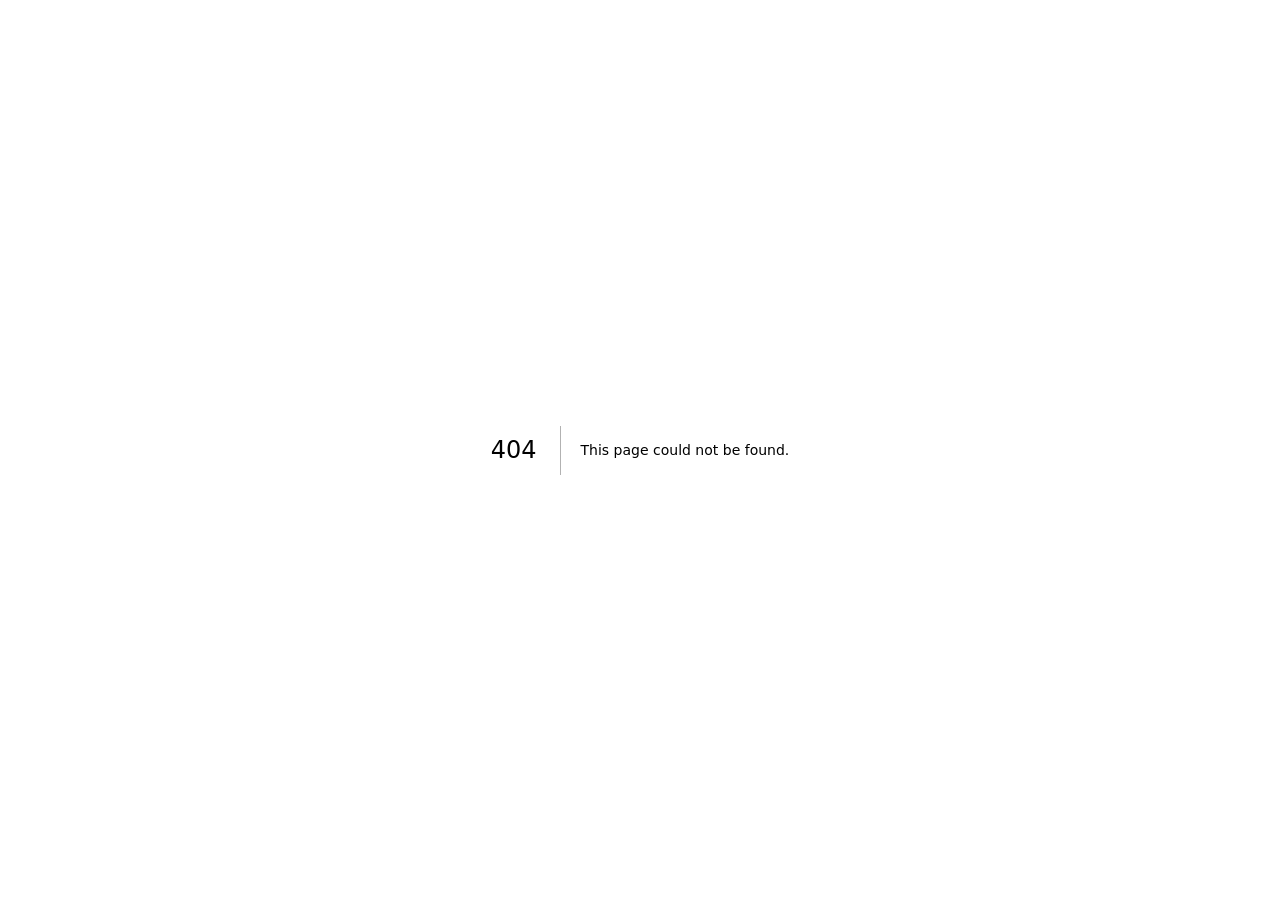
<file: 404/index.html>
<!DOCTYPE html><!--6xvqWqN4wyJeD01iprwZy--><html><head><meta charSet="utf-8"/><meta name="viewport" content="width=device-width, initial-scale=1"/><link rel="preload" as="script" fetchPriority="low" href="/_next/static/chunks/webpack-77b3fde2aa4f811e.js"/><script src="/_next/static/chunks/4bd1b696-c023c6e3521b1417.js" async=""></script><script src="/_next/static/chunks/255-0e5ac6cd71b0e266.js" async=""></script><script src="/_next/static/chunks/main-app-0b44889a16dc16d8.js" async=""></script><meta name="robots" content="noindex"/><title>404: This page could not be found.</title><link rel="icon" href="/icon.png?2f074693d754c445" type="image/png" sizes="192x192"/><link rel="apple-touch-icon" href="/apple-icon.png?5735bbc20b63a7ee" type="image/png" sizes="180x180"/><script src="/_next/static/chunks/polyfills-42372ed130431b0a.js" noModule=""></script></head><body><div hidden=""><!--$--><!--/$--></div><div style="font-family:system-ui,&quot;Segoe UI&quot;,Roboto,Helvetica,Arial,sans-serif,&quot;Apple Color Emoji&quot;,&quot;Segoe UI Emoji&quot;;height:100vh;text-align:center;display:flex;flex-direction:column;align-items:center;justify-content:center"><div><style>body{color:#000;background:#fff;margin:0}.next-error-h1{border-right:1px solid rgba(0,0,0,.3)}@media (prefers-color-scheme:dark){body{color:#fff;background:#000}.next-error-h1{border-right:1px solid rgba(255,255,255,.3)}}</style><h1 class="next-error-h1" style="display:inline-block;margin:0 20px 0 0;padding:0 23px 0 0;font-size:24px;font-weight:500;vertical-align:top;line-height:49px">404</h1><div style="display:inline-block"><h2 style="font-size:14px;font-weight:400;line-height:49px;margin:0">This page could not be found.</h2></div></div></div><!--$--><!--/$--><script src="/_next/static/chunks/webpack-77b3fde2aa4f811e.js" id="_R_" async=""></script><script>(self.__next_f=self.__next_f||[]).push([0])</script><script>self.__next_f.push([1,"1:\"$Sreact.fragment\"\n2:I[9766,[],\"\"]\n3:I[8924,[],\"\"]\n4:I[4431,[],\"OutletBoundary\"]\n6:I[5278,[],\"AsyncMetadataOutlet\"]\n8:I[4431,[],\"ViewportBoundary\"]\na:I[4431,[],\"MetadataBoundary\"]\nb:\"$Sreact.suspense\"\nd:I[7150,[],\"\"]\n"])</script><script>self.__next_f.push([1,"0:{\"P\":null,\"b\":\"6xvqWqN4wyJeD01iprwZy\",\"p\":\"\",\"c\":[\"\",\"_not-found\",\"\"],\"i\":false,\"f\":[[[\"\",{\"children\":[\"/_not-found\",{\"children\":[\"__PAGE__\",{}]}]},\"$undefined\",\"$undefined\",true],[\"\",[\"$\",\"$1\",\"c\",{\"children\":[null,[\"$\",\"html\",null,{\"children\":[\"$\",\"body\",null,{\"children\":[\"$\",\"$L2\",null,{\"parallelRouterKey\":\"children\",\"error\":\"$undefined\",\"errorStyles\":\"$undefined\",\"errorScripts\":\"$undefined\",\"template\":[\"$\",\"$L3\",null,{}],\"templateStyles\":\"$undefined\",\"templateScripts\":\"$undefined\",\"notFound\":\"$undefined\",\"forbidden\":\"$undefined\",\"unauthorized\":\"$undefined\"}]}]}]]}],{\"children\":[\"/_not-found\",[\"$\",\"$1\",\"c\",{\"children\":[null,[\"$\",\"$L2\",null,{\"parallelRouterKey\":\"children\",\"error\":\"$undefined\",\"errorStyles\":\"$undefined\",\"errorScripts\":\"$undefined\",\"template\":[\"$\",\"$L3\",null,{}],\"templateStyles\":\"$undefined\",\"templateScripts\":\"$undefined\",\"notFound\":\"$undefined\",\"forbidden\":\"$undefined\",\"unauthorized\":\"$undefined\"}]]}],{\"children\":[\"__PAGE__\",[\"$\",\"$1\",\"c\",{\"children\":[[[\"$\",\"title\",null,{\"children\":\"404: This page could not be found.\"}],[\"$\",\"div\",null,{\"style\":{\"fontFamily\":\"system-ui,\\\"Segoe UI\\\",Roboto,Helvetica,Arial,sans-serif,\\\"Apple Color Emoji\\\",\\\"Segoe UI Emoji\\\"\",\"height\":\"100vh\",\"textAlign\":\"center\",\"display\":\"flex\",\"flexDirection\":\"column\",\"alignItems\":\"center\",\"justifyContent\":\"center\"},\"children\":[\"$\",\"div\",null,{\"children\":[[\"$\",\"style\",null,{\"dangerouslySetInnerHTML\":{\"__html\":\"body{color:#000;background:#fff;margin:0}.next-error-h1{border-right:1px solid rgba(0,0,0,.3)}@media (prefers-color-scheme:dark){body{color:#fff;background:#000}.next-error-h1{border-right:1px solid rgba(255,255,255,.3)}}\"}}],[\"$\",\"h1\",null,{\"className\":\"next-error-h1\",\"style\":{\"display\":\"inline-block\",\"margin\":\"0 20px 0 0\",\"padding\":\"0 23px 0 0\",\"fontSize\":24,\"fontWeight\":500,\"verticalAlign\":\"top\",\"lineHeight\":\"49px\"},\"children\":404}],[\"$\",\"div\",null,{\"style\":{\"display\":\"inline-block\"},\"children\":[\"$\",\"h2\",null,{\"style\":{\"fontSize\":14,\"fontWeight\":400,\"lineHeight\":\"49px\",\"margin\":0},\"children\":\"This page could not be found.\"}]}]]}]}]],null,[\"$\",\"$L4\",null,{\"children\":[\"$L5\",[\"$\",\"$L6\",null,{\"promise\":\"$@7\"}]]}]]}],{},null,false]},null,false]},null,false],[\"$\",\"$1\",\"h\",{\"children\":[[\"$\",\"meta\",null,{\"name\":\"robots\",\"content\":\"noindex\"}],[[\"$\",\"$L8\",null,{\"children\":\"$L9\"}],null],[\"$\",\"$La\",null,{\"children\":[\"$\",\"div\",null,{\"hidden\":true,\"children\":[\"$\",\"$b\",null,{\"fallback\":null,\"children\":\"$Lc\"}]}]}]]}],false]],\"m\":\"$undefined\",\"G\":[\"$d\",[]],\"s\":false,\"S\":true}\n"])</script><script>self.__next_f.push([1,"9:[[\"$\",\"meta\",\"0\",{\"charSet\":\"utf-8\"}],[\"$\",\"meta\",\"1\",{\"name\":\"viewport\",\"content\":\"width=device-width, initial-scale=1\"}]]\n5:null\n"])</script><script>self.__next_f.push([1,"e:I[622,[],\"IconMark\"]\n7:{\"metadata\":[[\"$\",\"link\",\"0\",{\"rel\":\"icon\",\"href\":\"/icon.png?2f074693d754c445\",\"type\":\"image/png\",\"sizes\":\"192x192\"}],[\"$\",\"link\",\"1\",{\"rel\":\"apple-touch-icon\",\"href\":\"/apple-icon.png?5735bbc20b63a7ee\",\"type\":\"image/png\",\"sizes\":\"180x180\"}],[\"$\",\"$Le\",\"2\",{}]],\"error\":null,\"digest\":\"$undefined\"}\n"])</script><script>self.__next_f.push([1,"c:\"$7:metadata\"\n"])</script></body></html>
</file>
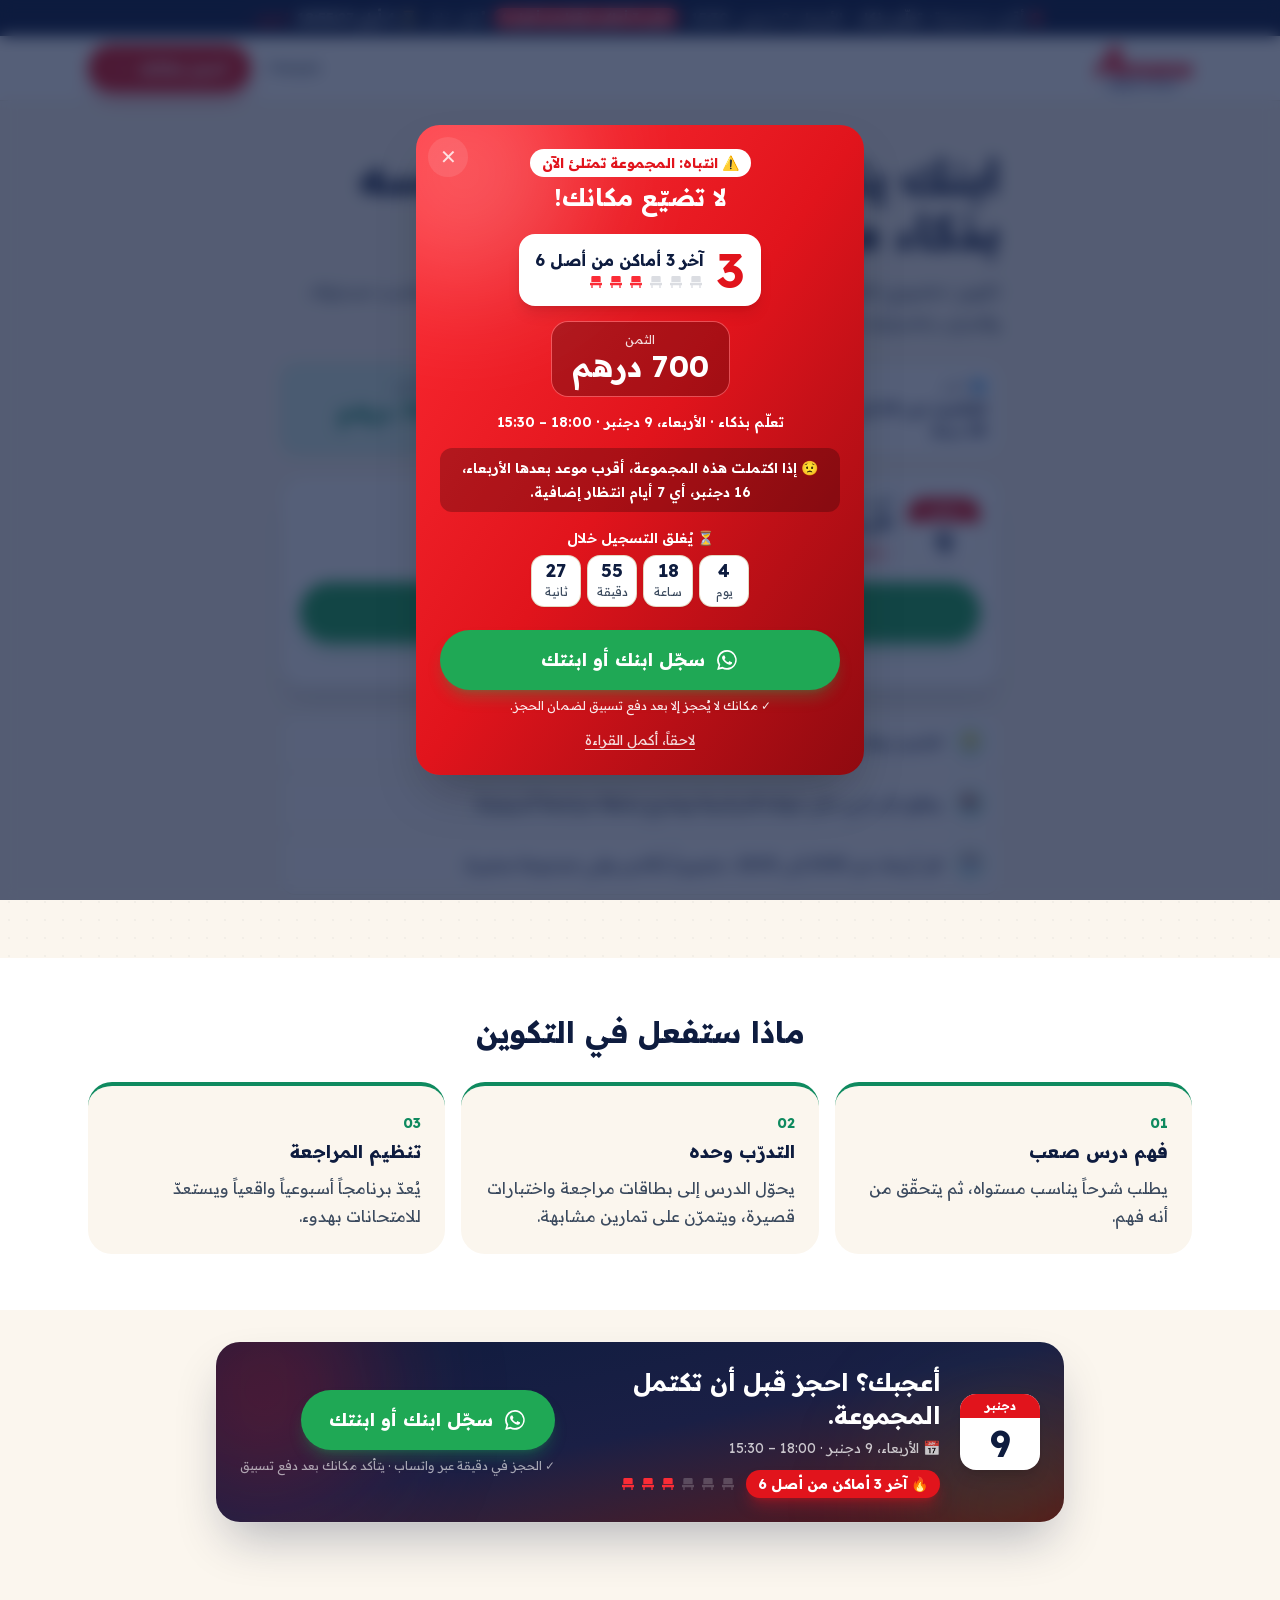
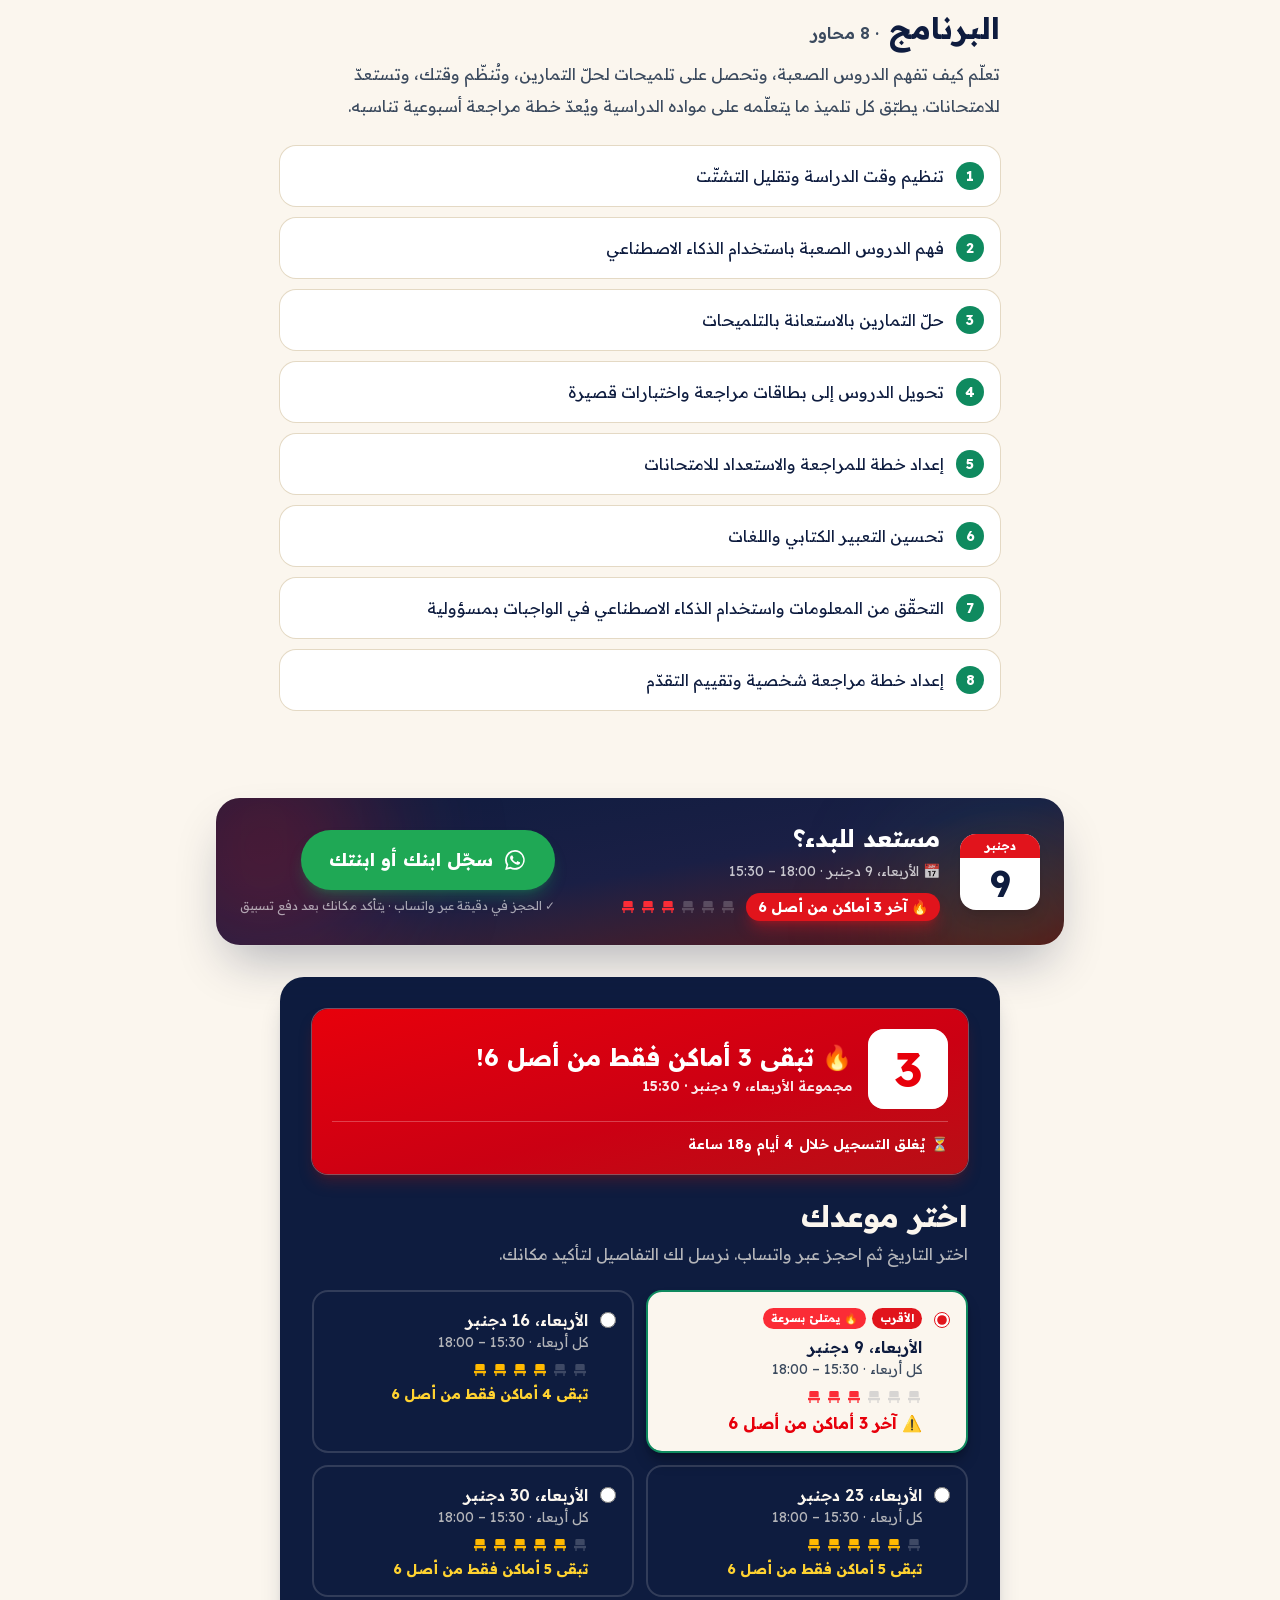
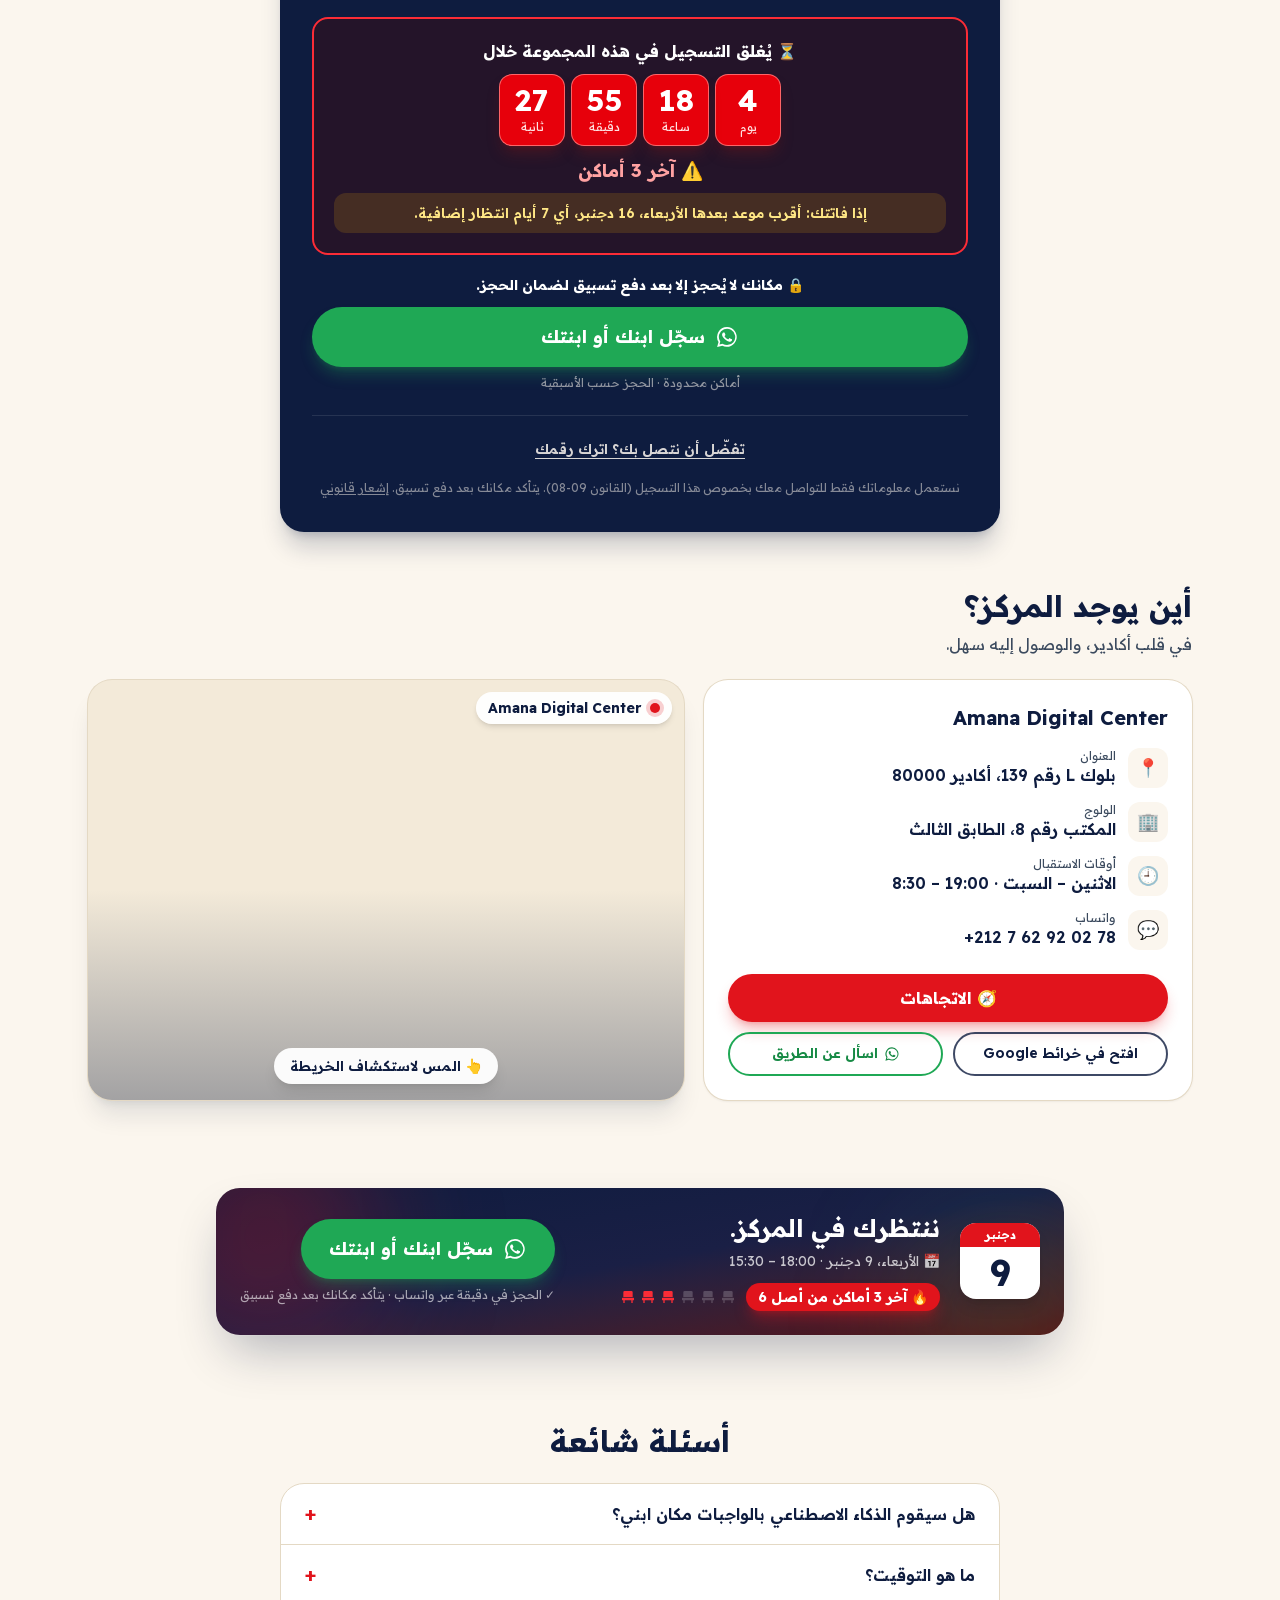
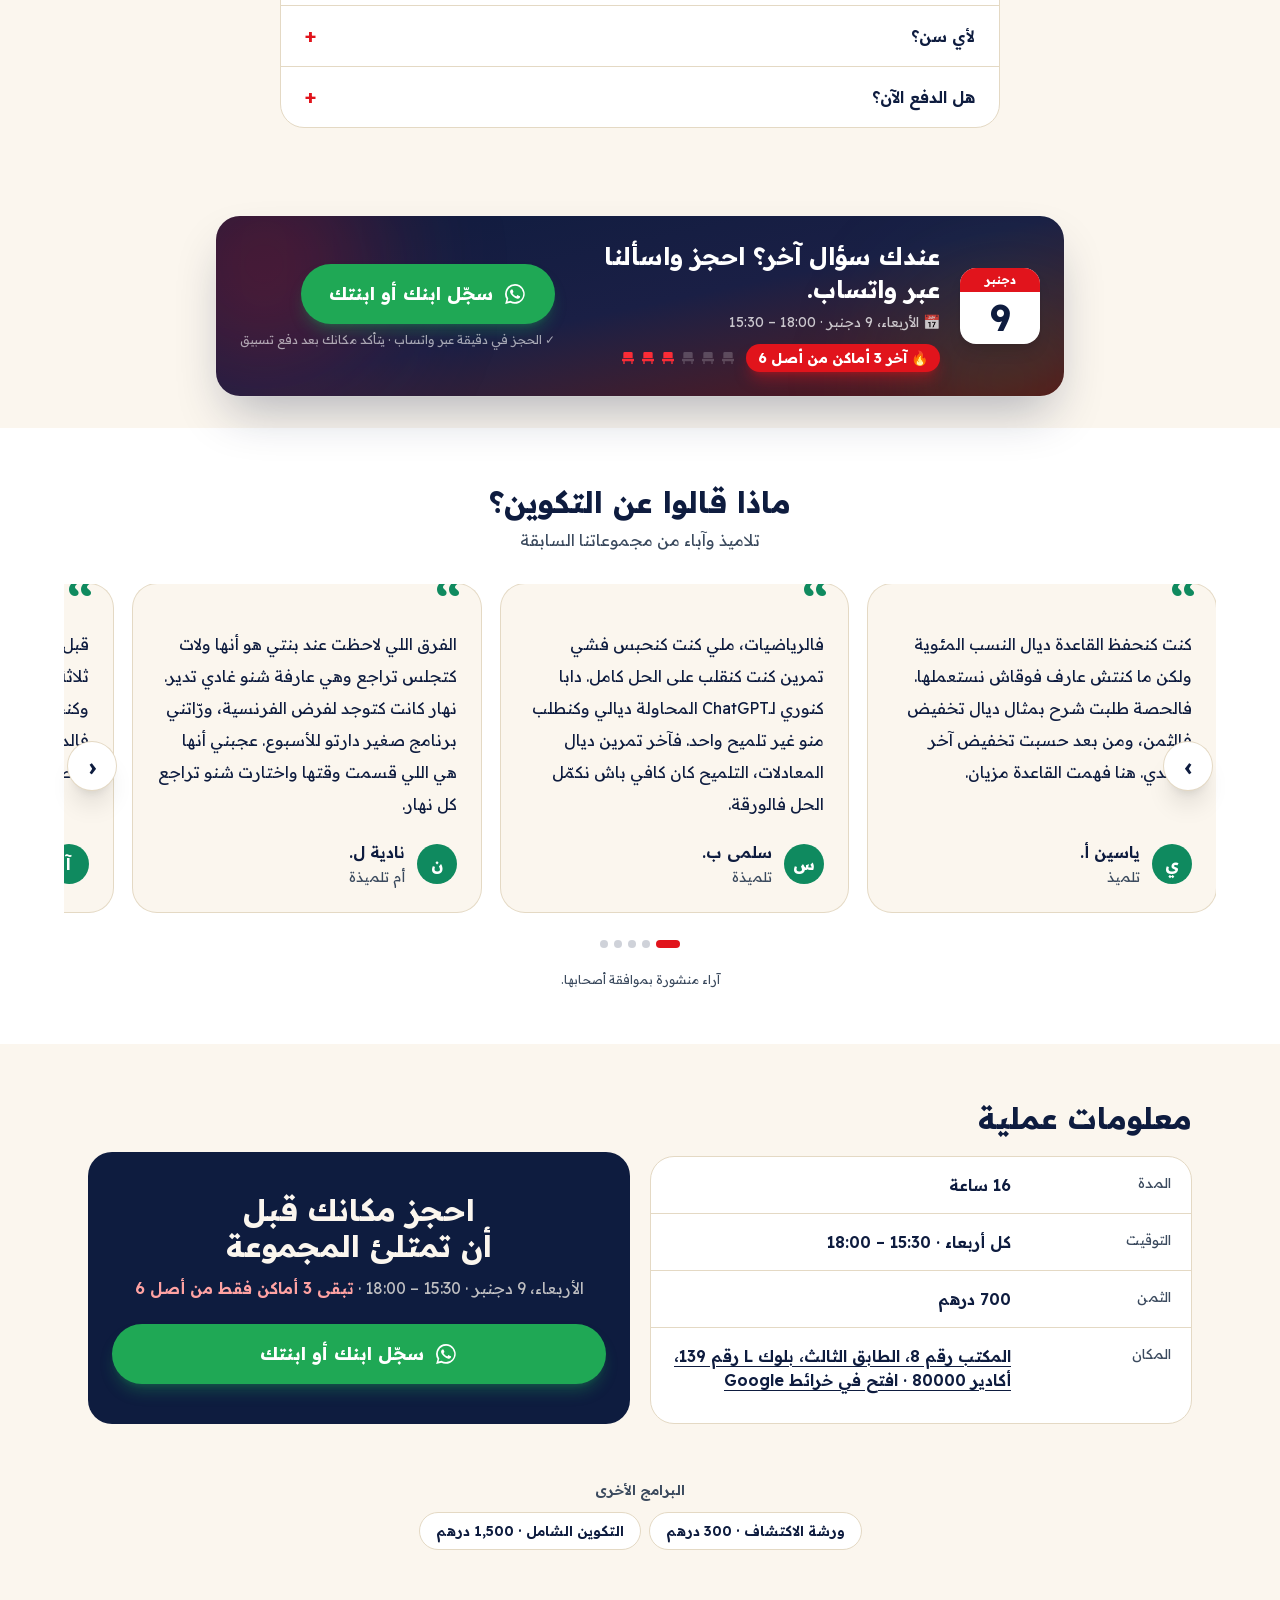
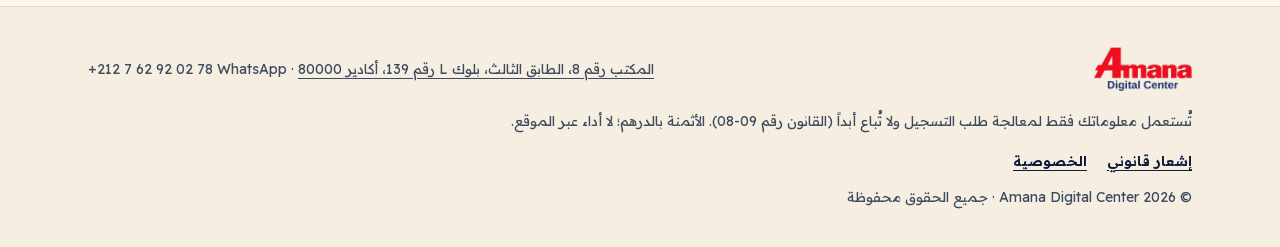
<file: ado/index.html>
<!DOCTYPE html><!--6xvqWqN4wyJeD01iprwZy--><html lang="ar" dir="rtl" class="__variable_fde2ff"><head><meta charSet="utf-8"/><meta name="viewport" content="width=device-width, initial-scale=1"/><link rel="preload" as="image" href="/images/logo.webp"/><link rel="stylesheet" href="/_next/static/css/e26277f3ff22387f.css" data-precedence="next"/><link rel="preload" as="script" fetchPriority="low" href="/_next/static/chunks/webpack-77b3fde2aa4f811e.js"/><script src="/_next/static/chunks/4bd1b696-c023c6e3521b1417.js" async=""></script><script src="/_next/static/chunks/255-0e5ac6cd71b0e266.js" async=""></script><script src="/_next/static/chunks/main-app-0b44889a16dc16d8.js" async=""></script><script src="/_next/static/chunks/715-25e0f812a141e232.js" async=""></script><script src="/_next/static/chunks/840-3f96a9b5f1add878.js" async=""></script><script src="/_next/static/chunks/565-ce7dba9de871165c.js" async=""></script><script src="/_next/static/chunks/608-59c527c5f470ddcc.js" async=""></script><script src="/_next/static/chunks/912-6f6e0437d111f77a.js" async=""></script><script src="/_next/static/chunks/app/(ar)/%5Boffer%5D/page-9166e13992b10035.js" async=""></script><meta name="theme-color" content="#0e1c3f"/><title>تعلّم بذكاء · 700 درهم · أكادير | Amana Digital Center</title><meta name="description" content="تكوين حضوري للتلاميذ من 14 إلى 18 سنة بأكادير. يتعلّم ابنك طلب شرح يناسب مستواه، والتدرّب باختبارات قصيرة، وتنظيم مراجعته."/><meta name="robots" content="index, follow"/><link rel="canonical" href="https://ai.amanadigitalusa.com/ado/"/><link rel="alternate" hrefLang="fr" href="https://ai.amanadigitalusa.com/fr/ado/"/><link rel="alternate" hrefLang="ar" href="https://ai.amanadigitalusa.com/ado/"/><link rel="alternate" hrefLang="x-default" href="https://ai.amanadigitalusa.com/ado/"/><meta property="og:title" content="تعلّم بذكاء · 700 درهم · أكادير | Amana Digital Center"/><meta property="og:description" content="تكوين حضوري للتلاميذ من 14 إلى 18 سنة بأكادير. يتعلّم ابنك طلب شرح يناسب مستواه، والتدرّب باختبارات قصيرة، وتنظيم مراجعته."/><meta property="og:url" content="https://ai.amanadigitalusa.com/ado/"/><meta property="og:site_name" content="Amana Digital Center"/><meta property="og:locale" content="ar_MA"/><meta property="og:image" content="https://ai.amanadigitalusa.com/og/ar-ado.png"/><meta property="og:image:width" content="1200"/><meta property="og:image:height" content="630"/><meta property="og:image:alt" content="تعلّم بذكاء · 700 درهم · أكادير | Amana Digital Center"/><meta property="og:type" content="website"/><meta name="twitter:card" content="summary_large_image"/><meta name="twitter:title" content="تعلّم بذكاء · 700 درهم · أكادير | Amana Digital Center"/><meta name="twitter:description" content="تكوين حضوري للتلاميذ من 14 إلى 18 سنة بأكادير. يتعلّم ابنك طلب شرح يناسب مستواه، والتدرّب باختبارات قصيرة، وتنظيم مراجعته."/><meta name="twitter:image" content="https://ai.amanadigitalusa.com/og/ar-ado.png"/><link rel="icon" href="/icon.png?2f074693d754c445" type="image/png" sizes="192x192"/><link rel="apple-touch-icon" href="/apple-icon.png?5735bbc20b63a7ee" type="image/png" sizes="180x180"/><script src="/_next/static/chunks/polyfills-42372ed130431b0a.js" noModule=""></script></head><body class="font-sans"><div hidden=""><!--$--><!--/$--></div><a class="group block bg-ink text-sand transition hover:bg-[#13265a] focus-visible:outline-2 focus-visible:-outline-offset-2 focus-visible:outline-sun" href="/ado/#reserver"><div class="mx-auto flex max-w-6xl flex-wrap items-center justify-center gap-x-3 gap-y-1 px-4 py-2 text-[13px] leading-5 sm:text-sm"><span class="flex flex-wrap items-center justify-center gap-x-1.5 font-semibold"><span class="relative flex size-2.5" aria-hidden="true"><span class="absolute inline-flex size-full animate-ping rounded-full bg-red-400 opacity-75"></span><span class="relative inline-flex size-2.5 rounded-full bg-red-500"></span></span><span class="hidden text-sand/70 sm:inline">أقرب مجموعة<!-- -->:</span><span class="whitespace-nowrap">تعلّم بذكاء</span><span class="whitespace-nowrap text-sand/80">· <!-- -->الأربعاء، 2 دجنبر<!-- --> · <!-- -->15:30</span></span><span class="flex flex-wrap items-center justify-center gap-x-2 gap-y-1"><span class="whitespace-nowrap rounded-full bg-red-500 px-2 py-0.5 text-xs font-bold text-white">تبقى مكانان فقط من أصل 6</span><span class="hidden text-sand/70 sm:inline">يُغلق خلال</span><span class="flex items-center gap-1 whitespace-nowrap font-display font-bold text-white"><span aria-hidden="true">⏳</span><span class="tabular-nums" dir="ltr">--:--:--</span></span><span class="whitespace-nowrap font-bold text-sun transition group-hover:translate-x-0.5 rtl:group-hover:-translate-x-0.5">احجز<!-- --> <!-- -->←</span></span></div></a><header class="sticky top-0 z-40 border-b border-line/70 bg-white/95 backdrop-blur"><div class="mx-auto flex h-16 max-w-6xl items-center justify-between gap-3 px-4 sm:px-6"><a class="flex items-center" aria-label="Amana Digital Center" href="/"><img src="/images/logo.webp" alt="Amana Digital Center" decoding="async" class="h-11 w-auto " width="823" height="369"/></a><div class="flex items-center gap-2"><a hrefLang="fr" lang="fr" class="rounded-full px-2.5 py-1.5 text-xs font-semibold text-ink-soft underline-offset-4 transition hover:text-ink hover:underline" href="/fr/ado/">Français</a><a href="#reserver" class="book-pulse inline-flex min-h-12 items-center gap-2 rounded-full bg-sun px-5 py-3 text-base font-extrabold text-white shadow-lg shadow-sun/40 ring-2 ring-white transition hover:scale-[1.03] hover:bg-[#b80f16] active:scale-95 sm:px-6"><span class="hidden min-[400px]:inline">احجز مكانك</span><span class="min-[400px]:hidden">احجز</span><span aria-hidden="true" class="text-lg leading-none rtl:-scale-x-100">→</span></a></div></div></header><main><section class="relative overflow-hidden"><div class="grain pointer-events-none absolute inset-0 opacity-60" aria-hidden="true"></div><div class="relative mx-auto grid items-center gap-8 px-4 pb-12 pt-8 sm:px-6 sm:pt-12 lg:gap-12 lg:pb-16 max-w-3xl"><div><h1 class="text-balance font-display text-3xl font-bold leading-tight sm:text-5xl sm:leading-[1.15]">ابنك يتعلّم كيف يراجع دروسه بذكاء مع الذكاء الاصطناعي</h1><p class="mt-4 text-lg leading-8 text-ink-soft">تكوين حضوري للتلاميذ من 14 إلى 18 سنة بأكادير. يتعلّم ابنك طلب شرح يناسب مستواه، والتدرّب باختبارات قصيرة، وتنظيم مراجعته.</p><dl class="mt-6 grid grid-cols-2 overflow-hidden rounded-2xl bg-white ring-1 ring-line sm:grid-cols-4"><div class="p-3.5 border-e border-line sm:border-e sm:border-line border-b border-line sm:border-b-0"><dt class="flex items-center gap-1.5 text-xs text-ink-soft"><span aria-hidden="true">👥</span>لمن</dt><dd class="mt-1 font-semibold leading-snug">للتلاميذ من 14 إلى 18 سنة</dd></div><div class="p-3.5  sm:border-e sm:border-line border-b border-line sm:border-b-0"><dt class="flex items-center gap-1.5 text-xs text-ink-soft"><span aria-hidden="true">⏱️</span>المدة</dt><dd class="mt-1 font-semibold leading-snug">16 ساعة</dd></div><div class="p-3.5 border-e border-line sm:border-e sm:border-line "><dt class="flex items-center gap-1.5 text-xs text-ink-soft"><span aria-hidden="true">📍</span>المكان</dt><dd class="mt-1 font-semibold leading-snug">أكادير · حضوري</dd></div><div class="p-3.5 bg-palm-soft"><dt class="flex items-center gap-1.5 text-xs text-ink-soft"><span aria-hidden="true">💰</span>الثمن</dt><dd class="mt-0.5 font-display text-2xl font-bold text-palm">700 درهم</dd></div></dl><div class="rounded-3xl bg-white p-4 shadow-xl shadow-ink/10 ring-1 ring-line sm:p-5 mt-5"><div class="flex items-center gap-4"><div class="w-16 shrink-0 overflow-hidden rounded-2xl text-center ring-1 ring-line sm:w-[4.5rem]"><div class="bg-sun py-1 text-xs font-bold uppercase text-white">دجنبر</div><div class="py-1.5 font-display text-3xl font-black leading-none text-ink">2</div></div><div class="min-w-0 flex-1"><p class="text-xs font-semibold text-ink-soft">أقرب موعد</p><p class="font-display text-lg font-bold leading-snug">الأربعاء<!-- --> · <span dir="ltr">15:30 – 18:00</span></p><span class="mt-1.5 inline-flex items-center gap-1.5 whitespace-nowrap rounded-full px-2.5 py-0.5 text-sm font-bold bg-red-50 text-red-600 ring-1 ring-red-200"><span class="size-1.5 rounded-full animate-pulse bg-red-500" aria-hidden="true"></span>آخر مكانين من أصل 6</span></div></div><a href="https://wa.me/212762920278?text=%D8%A7%D9%84%D8%B3%D9%84%D8%A7%D9%85%20%D8%B9%D9%84%D9%8A%D9%83%D9%85%D8%8C%20%D8%A3%D8%B1%D9%8A%D8%AF%20%D8%AA%D8%B3%D8%AC%D9%8A%D9%84%20%D8%A7%D8%A8%D9%86%D9%8A%2F%D8%A7%D8%A8%D9%86%D8%AA%D9%8A%20%D9%81%D9%8A%20%D8%A8%D8%B1%D9%86%D8%A7%D9%85%D8%AC%20%C2%AB%D8%AA%D8%B9%D9%84%D9%91%D9%85%20%D8%A8%D8%B0%D9%83%D8%A7%D8%A1%C2%BB%20(700%20%D8%AF%D8%B1%D9%87%D9%85).%0A%D8%B9%D9%85%D8%B1%20%D8%A7%D9%84%D8%AA%D9%84%D9%85%D9%8A%D8%B0(%D8%A9)%3A%20%0A%D8%A7%D9%84%D9%85%D9%88%D8%B9%D8%AF%20%D8%A7%D9%84%D9%85%D9%81%D8%B6%D9%91%D9%84%3A%20%D8%A7%D9%84%D8%A3%D8%B1%D8%A8%D8%B9%D8%A7%D8%A1%D8%8C%202%20%D8%AF%D8%AC%D9%86%D8%A8%D8%B1%D8%8C%2015%3A30%20%E2%80%93%2018%3A00" target="_blank" rel="noopener noreferrer" class="inline-flex items-center justify-center gap-2.5 rounded-full bg-[#1fa855] font-bold text-white shadow-lg shadow-[#1fa855]/30 transition hover:bg-[#178a45] focus-visible:outline-2 focus-visible:outline-offset-2 focus-visible:outline-[#1fa855] px-7 py-4 text-lg mt-4 w-full"><svg viewBox="0 0 24 24" fill="currentColor" class="size-6" aria-hidden="true"><path d="M12.04 2a9.9 9.9 0 0 0-8.5 15l-1.4 5.1 5.2-1.37A9.9 9.9 0 1 0 12.04 2Zm0 18.1a8.2 8.2 0 0 1-4.18-1.15l-.3-.18-3.09.81.83-3.01-.2-.31a8.2 8.2 0 1 1 6.94 3.84Zm4.5-6.14c-.25-.12-1.46-.72-1.69-.8-.23-.08-.39-.12-.56.13-.16.24-.64.8-.78.96-.14.17-.29.19-.53.06a6.7 6.7 0 0 1-3.32-2.9c-.25-.43.25-.4.72-1.33.08-.16.04-.3-.02-.43-.06-.12-.56-1.34-.76-1.84-.2-.48-.4-.41-.56-.42h-.47a.9.9 0 0 0-.66.31 2.76 2.76 0 0 0-.86 2.06 4.8 4.8 0 0 0 1 2.55 11 11 0 0 0 4.2 3.7c1.56.68 2.18.73 2.96.62.48-.07 1.46-.6 1.67-1.18.2-.58.2-1.07.14-1.18-.06-.1-.22-.16-.47-.29Z"></path></svg>سجّل ابنك أو ابنتك</a><p class="mt-2.5 text-center text-xs font-medium text-ink-soft">✓ <!-- -->الحجز في دقيقة عبر واتساب · يتأكد مكانك بعد دفع تسبيق</p></div><ul class="mt-6 divide-y divide-line overflow-hidden rounded-2xl bg-white/70 ring-1 ring-line"><li class="flex items-start gap-3 p-3.5 leading-7"><span class="grid size-8 shrink-0 place-items-center rounded-xl bg-palm-soft text-palm text-base" aria-hidden="true">💡</span><span class="pt-0.5">التلميذ يفكّر بنفسه: الذكاء الاصطناعي يعطيه تلميحات، لا أجوبة جاهزة.</span></li><li class="flex items-start gap-3 p-3.5 leading-7"><span class="grid size-8 shrink-0 place-items-center rounded-xl bg-palm-soft text-palm text-base" aria-hidden="true">📚</span><span class="pt-0.5">يطبّق كل شيء على مواده الدراسية ويخرج بخطة مراجعة أسبوعية.</span></li><li class="flex items-start gap-3 p-3.5 leading-7"><span class="grid size-8 shrink-0 place-items-center rounded-xl bg-palm-soft text-palm text-base" aria-hidden="true">🗓️</span><span class="pt-0.5">كل أربعاء من 15:30 إلى 18:00، حضورياً بأكادير وفي مجموعة صغيرة.</span></li></ul></div></div></section><section class="bg-white py-14" aria-labelledby="examples-title"><div class="mx-auto max-w-6xl px-4 sm:px-6"><h2 id="examples-title" class="text-center font-display text-2xl font-bold sm:text-3xl">ماذا ستفعل في التكوين</h2><div class="mt-8 grid gap-4 md:grid-cols-3"><div class="rounded-3xl border-t-4 border-palm bg-sand p-6"><span class="font-display text-sm font-bold text-palm">0<!-- -->1</span><h3 class="mt-1 font-display text-lg font-bold">فهم درس صعب</h3><p class="mt-2 leading-7 text-ink-soft">يطلب شرحاً يناسب مستواه، ثم يتحقّق من أنه فهم.</p></div><div class="rounded-3xl border-t-4 border-palm bg-sand p-6"><span class="font-display text-sm font-bold text-palm">0<!-- -->2</span><h3 class="mt-1 font-display text-lg font-bold">التدرّب وحده</h3><p class="mt-2 leading-7 text-ink-soft">يحوّل الدرس إلى بطاقات مراجعة واختبارات قصيرة، ويتمرّن على تمارين مشابهة.</p></div><div class="rounded-3xl border-t-4 border-palm bg-sand p-6"><span class="font-display text-sm font-bold text-palm">0<!-- -->3</span><h3 class="mt-1 font-display text-lg font-bold">تنظيم المراجعة</h3><p class="mt-2 leading-7 text-ink-soft">يُعدّ برنامجاً أسبوعياً واقعياً ويستعدّ للامتحانات بهدوء.</p></div></div></div></section><div class="mx-auto max-w-4xl px-4 py-8 sm:px-6"><div class="relative overflow-hidden rounded-3xl bg-gradient-to-br from-ink via-[#1a1f45] to-[#5c0a12] p-5 text-white shadow-2xl shadow-ink/30 ring-1 ring-white/10 sm:p-6"><span class="pointer-events-none absolute -end-16 -top-16 size-56 rounded-full bg-sun/30 blur-3xl" aria-hidden="true"></span><span class="pointer-events-none absolute -bottom-20 -start-10 size-48 rounded-full bg-[#1fa855]/20 blur-3xl" aria-hidden="true"></span><div class="relative flex flex-col gap-5 sm:flex-row sm:items-center"><div class="hidden w-20 shrink-0 overflow-hidden rounded-2xl bg-white text-center shadow-lg sm:block"><div class="bg-sun py-1 text-xs font-bold uppercase">دجنبر</div><div class="py-2 font-display text-4xl font-black leading-none text-ink">2</div></div><div class="min-w-0 flex-1 text-center sm:text-start"><p class="font-display text-xl font-black leading-snug sm:text-2xl">أعجبك؟ احجز قبل أن تكتمل المجموعة.</p><p class="mt-1.5 text-sm text-white/75">📅 <!-- -->الأربعاء، 2 دجنبر<!-- --> · <span dir="ltr">15:30 – 18:00</span></p><div class="mt-3 flex flex-wrap items-center justify-center gap-2.5 sm:justify-start"><span class="inline-flex items-center gap-1.5 rounded-full px-3 py-1 text-sm font-bold animate-pulse bg-sun text-white shadow-lg shadow-sun/40">🔥<!-- --> <!-- -->آخر مكانين من أصل 6</span><span class="flex flex-wrap gap-1" aria-hidden="true"><svg viewBox="0 0 24 24" fill="currentColor" class="size-4 text-white/20"><path d="M7 3h10a2 2 0 0 1 2 2v7H5V5a2 2 0 0 1 2-2Zm-3 10h16a1 1 0 0 1 1 1v2a1 1 0 0 1-1 1h-1v4h-2v-4H7v4H5v-4H4a1 1 0 0 1-1-1v-2a1 1 0 0 1 1-1Z"></path></svg><svg viewBox="0 0 24 24" fill="currentColor" class="size-4 text-white/20"><path d="M7 3h10a2 2 0 0 1 2 2v7H5V5a2 2 0 0 1 2-2Zm-3 10h16a1 1 0 0 1 1 1v2a1 1 0 0 1-1 1h-1v4h-2v-4H7v4H5v-4H4a1 1 0 0 1-1-1v-2a1 1 0 0 1 1-1Z"></path></svg><svg viewBox="0 0 24 24" fill="currentColor" class="size-4 text-white/20"><path d="M7 3h10a2 2 0 0 1 2 2v7H5V5a2 2 0 0 1 2-2Zm-3 10h16a1 1 0 0 1 1 1v2a1 1 0 0 1-1 1h-1v4h-2v-4H7v4H5v-4H4a1 1 0 0 1-1-1v-2a1 1 0 0 1 1-1Z"></path></svg><svg viewBox="0 0 24 24" fill="currentColor" class="size-4 text-white/20"><path d="M7 3h10a2 2 0 0 1 2 2v7H5V5a2 2 0 0 1 2-2Zm-3 10h16a1 1 0 0 1 1 1v2a1 1 0 0 1-1 1h-1v4h-2v-4H7v4H5v-4H4a1 1 0 0 1-1-1v-2a1 1 0 0 1 1-1Z"></path></svg><svg viewBox="0 0 24 24" fill="currentColor" class="size-4 text-red-500"><path d="M7 3h10a2 2 0 0 1 2 2v7H5V5a2 2 0 0 1 2-2Zm-3 10h16a1 1 0 0 1 1 1v2a1 1 0 0 1-1 1h-1v4h-2v-4H7v4H5v-4H4a1 1 0 0 1-1-1v-2a1 1 0 0 1 1-1Z"></path></svg><svg viewBox="0 0 24 24" fill="currentColor" class="size-4 text-red-500"><path d="M7 3h10a2 2 0 0 1 2 2v7H5V5a2 2 0 0 1 2-2Zm-3 10h16a1 1 0 0 1 1 1v2a1 1 0 0 1-1 1h-1v4h-2v-4H7v4H5v-4H4a1 1 0 0 1-1-1v-2a1 1 0 0 1 1-1Z"></path></svg></span></div></div><div class="shrink-0"><a href="https://wa.me/212762920278?text=%D8%A7%D9%84%D8%B3%D9%84%D8%A7%D9%85%20%D8%B9%D9%84%D9%8A%D9%83%D9%85%D8%8C%20%D8%A3%D8%B1%D9%8A%D8%AF%20%D8%AA%D8%B3%D8%AC%D9%8A%D9%84%20%D8%A7%D8%A8%D9%86%D9%8A%2F%D8%A7%D8%A8%D9%86%D8%AA%D9%8A%20%D9%81%D9%8A%20%D8%A8%D8%B1%D9%86%D8%A7%D9%85%D8%AC%20%C2%AB%D8%AA%D8%B9%D9%84%D9%91%D9%85%20%D8%A8%D8%B0%D9%83%D8%A7%D8%A1%C2%BB%20(700%20%D8%AF%D8%B1%D9%87%D9%85).%0A%D8%B9%D9%85%D8%B1%20%D8%A7%D9%84%D8%AA%D9%84%D9%85%D9%8A%D8%B0(%D8%A9)%3A%20%0A%D8%A7%D9%84%D9%85%D9%88%D8%B9%D8%AF%20%D8%A7%D9%84%D9%85%D9%81%D8%B6%D9%91%D9%84%3A%20%D8%A7%D9%84%D8%A3%D8%B1%D8%A8%D8%B9%D8%A7%D8%A1%D8%8C%202%20%D8%AF%D8%AC%D9%86%D8%A8%D8%B1%D8%8C%2015%3A30%20%E2%80%93%2018%3A00" target="_blank" rel="noopener noreferrer" class="inline-flex items-center justify-center gap-2.5 rounded-full bg-[#1fa855] font-bold text-white shadow-lg shadow-[#1fa855]/30 transition hover:bg-[#178a45] focus-visible:outline-2 focus-visible:outline-offset-2 focus-visible:outline-[#1fa855] px-7 py-4 text-lg pulse-ring w-full sm:w-auto"><svg viewBox="0 0 24 24" fill="currentColor" class="size-6" aria-hidden="true"><path d="M12.04 2a9.9 9.9 0 0 0-8.5 15l-1.4 5.1 5.2-1.37A9.9 9.9 0 1 0 12.04 2Zm0 18.1a8.2 8.2 0 0 1-4.18-1.15l-.3-.18-3.09.81.83-3.01-.2-.31a8.2 8.2 0 1 1 6.94 3.84Zm4.5-6.14c-.25-.12-1.46-.72-1.69-.8-.23-.08-.39-.12-.56.13-.16.24-.64.8-.78.96-.14.17-.29.19-.53.06a6.7 6.7 0 0 1-3.32-2.9c-.25-.43.25-.4.72-1.33.08-.16.04-.3-.02-.43-.06-.12-.56-1.34-.76-1.84-.2-.48-.4-.41-.56-.42h-.47a.9.9 0 0 0-.66.31 2.76 2.76 0 0 0-.86 2.06 4.8 4.8 0 0 0 1 2.55 11 11 0 0 0 4.2 3.7c1.56.68 2.18.73 2.96.62.48-.07 1.46-.6 1.67-1.18.2-.58.2-1.07.14-1.18-.06-.1-.22-.16-.47-.29Z"></path></svg>سجّل ابنك أو ابنتك</a><p class="mt-2 text-center text-xs text-white/60">✓ <!-- -->الحجز في دقيقة عبر واتساب · يتأكد مكانك بعد دفع تسبيق</p></div></div></div></div><section class="mx-auto max-w-3xl px-4 py-14 sm:px-6" aria-labelledby="programme-title"><h2 id="programme-title" class="font-display text-2xl font-bold sm:text-3xl">البرنامج<!-- --> <span class="text-base font-semibold text-ink-soft">· <!-- -->8<!-- --> <!-- -->محاور</span></h2><p class="mt-3 leading-8 text-ink-soft">تعلّم كيف تفهم الدروس الصعبة، وتحصل على تلميحات لحلّ التمارين، وتُنظّم وقتك، وتستعدّ للامتحانات. يطبّق كل تلميذ ما يتعلّمه على مواده الدراسية ويُعدّ خطة مراجعة أسبوعية تناسبه.</p><ol class="mt-6 space-y-3"><li class="flex gap-3 rounded-2xl bg-white p-4 leading-7 ring-1 ring-line"><span class="grid size-7 shrink-0 place-items-center rounded-full bg-palm text-sm font-bold text-white">1</span>تنظيم وقت الدراسة وتقليل التشتّت</li><li class="flex gap-3 rounded-2xl bg-white p-4 leading-7 ring-1 ring-line"><span class="grid size-7 shrink-0 place-items-center rounded-full bg-palm text-sm font-bold text-white">2</span>فهم الدروس الصعبة باستخدام الذكاء الاصطناعي</li><li class="flex gap-3 rounded-2xl bg-white p-4 leading-7 ring-1 ring-line"><span class="grid size-7 shrink-0 place-items-center rounded-full bg-palm text-sm font-bold text-white">3</span>حلّ التمارين بالاستعانة بالتلميحات</li><li class="flex gap-3 rounded-2xl bg-white p-4 leading-7 ring-1 ring-line"><span class="grid size-7 shrink-0 place-items-center rounded-full bg-palm text-sm font-bold text-white">4</span>تحويل الدروس إلى بطاقات مراجعة واختبارات قصيرة</li><li class="flex gap-3 rounded-2xl bg-white p-4 leading-7 ring-1 ring-line"><span class="grid size-7 shrink-0 place-items-center rounded-full bg-palm text-sm font-bold text-white">5</span>إعداد خطة للمراجعة والاستعداد للامتحانات</li><li class="flex gap-3 rounded-2xl bg-white p-4 leading-7 ring-1 ring-line"><span class="grid size-7 shrink-0 place-items-center rounded-full bg-palm text-sm font-bold text-white">6</span>تحسين التعبير الكتابي واللغات</li><li class="flex gap-3 rounded-2xl bg-white p-4 leading-7 ring-1 ring-line"><span class="grid size-7 shrink-0 place-items-center rounded-full bg-palm text-sm font-bold text-white">7</span>التحقّق من المعلومات واستخدام الذكاء الاصطناعي في الواجبات بمسؤولية</li><li class="flex gap-3 rounded-2xl bg-white p-4 leading-7 ring-1 ring-line"><span class="grid size-7 shrink-0 place-items-center rounded-full bg-palm text-sm font-bold text-white">8</span>إعداد خطة مراجعة شخصية وتقييم التقدّم</li></ol></section><div class="mx-auto max-w-4xl px-4 py-8 sm:px-6"><div class="relative overflow-hidden rounded-3xl bg-gradient-to-br from-ink via-[#1a1f45] to-[#5c0a12] p-5 text-white shadow-2xl shadow-ink/30 ring-1 ring-white/10 sm:p-6"><span class="pointer-events-none absolute -end-16 -top-16 size-56 rounded-full bg-sun/30 blur-3xl" aria-hidden="true"></span><span class="pointer-events-none absolute -bottom-20 -start-10 size-48 rounded-full bg-[#1fa855]/20 blur-3xl" aria-hidden="true"></span><div class="relative flex flex-col gap-5 sm:flex-row sm:items-center"><div class="hidden w-20 shrink-0 overflow-hidden rounded-2xl bg-white text-center shadow-lg sm:block"><div class="bg-sun py-1 text-xs font-bold uppercase">دجنبر</div><div class="py-2 font-display text-4xl font-black leading-none text-ink">2</div></div><div class="min-w-0 flex-1 text-center sm:text-start"><p class="font-display text-xl font-black leading-snug sm:text-2xl">مستعد للبدء؟</p><p class="mt-1.5 text-sm text-white/75">📅 <!-- -->الأربعاء، 2 دجنبر<!-- --> · <span dir="ltr">15:30 – 18:00</span></p><div class="mt-3 flex flex-wrap items-center justify-center gap-2.5 sm:justify-start"><span class="inline-flex items-center gap-1.5 rounded-full px-3 py-1 text-sm font-bold animate-pulse bg-sun text-white shadow-lg shadow-sun/40">🔥<!-- --> <!-- -->آخر مكانين من أصل 6</span><span class="flex flex-wrap gap-1" aria-hidden="true"><svg viewBox="0 0 24 24" fill="currentColor" class="size-4 text-white/20"><path d="M7 3h10a2 2 0 0 1 2 2v7H5V5a2 2 0 0 1 2-2Zm-3 10h16a1 1 0 0 1 1 1v2a1 1 0 0 1-1 1h-1v4h-2v-4H7v4H5v-4H4a1 1 0 0 1-1-1v-2a1 1 0 0 1 1-1Z"></path></svg><svg viewBox="0 0 24 24" fill="currentColor" class="size-4 text-white/20"><path d="M7 3h10a2 2 0 0 1 2 2v7H5V5a2 2 0 0 1 2-2Zm-3 10h16a1 1 0 0 1 1 1v2a1 1 0 0 1-1 1h-1v4h-2v-4H7v4H5v-4H4a1 1 0 0 1-1-1v-2a1 1 0 0 1 1-1Z"></path></svg><svg viewBox="0 0 24 24" fill="currentColor" class="size-4 text-white/20"><path d="M7 3h10a2 2 0 0 1 2 2v7H5V5a2 2 0 0 1 2-2Zm-3 10h16a1 1 0 0 1 1 1v2a1 1 0 0 1-1 1h-1v4h-2v-4H7v4H5v-4H4a1 1 0 0 1-1-1v-2a1 1 0 0 1 1-1Z"></path></svg><svg viewBox="0 0 24 24" fill="currentColor" class="size-4 text-white/20"><path d="M7 3h10a2 2 0 0 1 2 2v7H5V5a2 2 0 0 1 2-2Zm-3 10h16a1 1 0 0 1 1 1v2a1 1 0 0 1-1 1h-1v4h-2v-4H7v4H5v-4H4a1 1 0 0 1-1-1v-2a1 1 0 0 1 1-1Z"></path></svg><svg viewBox="0 0 24 24" fill="currentColor" class="size-4 text-red-500"><path d="M7 3h10a2 2 0 0 1 2 2v7H5V5a2 2 0 0 1 2-2Zm-3 10h16a1 1 0 0 1 1 1v2a1 1 0 0 1-1 1h-1v4h-2v-4H7v4H5v-4H4a1 1 0 0 1-1-1v-2a1 1 0 0 1 1-1Z"></path></svg><svg viewBox="0 0 24 24" fill="currentColor" class="size-4 text-red-500"><path d="M7 3h10a2 2 0 0 1 2 2v7H5V5a2 2 0 0 1 2-2Zm-3 10h16a1 1 0 0 1 1 1v2a1 1 0 0 1-1 1h-1v4h-2v-4H7v4H5v-4H4a1 1 0 0 1-1-1v-2a1 1 0 0 1 1-1Z"></path></svg></span></div></div><div class="shrink-0"><a href="https://wa.me/212762920278?text=%D8%A7%D9%84%D8%B3%D9%84%D8%A7%D9%85%20%D8%B9%D9%84%D9%8A%D9%83%D9%85%D8%8C%20%D8%A3%D8%B1%D9%8A%D8%AF%20%D8%AA%D8%B3%D8%AC%D9%8A%D9%84%20%D8%A7%D8%A8%D9%86%D9%8A%2F%D8%A7%D8%A8%D9%86%D8%AA%D9%8A%20%D9%81%D9%8A%20%D8%A8%D8%B1%D9%86%D8%A7%D9%85%D8%AC%20%C2%AB%D8%AA%D8%B9%D9%84%D9%91%D9%85%20%D8%A8%D8%B0%D9%83%D8%A7%D8%A1%C2%BB%20(700%20%D8%AF%D8%B1%D9%87%D9%85).%0A%D8%B9%D9%85%D8%B1%20%D8%A7%D9%84%D8%AA%D9%84%D9%85%D9%8A%D8%B0(%D8%A9)%3A%20%0A%D8%A7%D9%84%D9%85%D9%88%D8%B9%D8%AF%20%D8%A7%D9%84%D9%85%D9%81%D8%B6%D9%91%D9%84%3A%20%D8%A7%D9%84%D8%A3%D8%B1%D8%A8%D8%B9%D8%A7%D8%A1%D8%8C%202%20%D8%AF%D8%AC%D9%86%D8%A8%D8%B1%D8%8C%2015%3A30%20%E2%80%93%2018%3A00" target="_blank" rel="noopener noreferrer" class="inline-flex items-center justify-center gap-2.5 rounded-full bg-[#1fa855] font-bold text-white shadow-lg shadow-[#1fa855]/30 transition hover:bg-[#178a45] focus-visible:outline-2 focus-visible:outline-offset-2 focus-visible:outline-[#1fa855] px-7 py-4 text-lg pulse-ring w-full sm:w-auto"><svg viewBox="0 0 24 24" fill="currentColor" class="size-6" aria-hidden="true"><path d="M12.04 2a9.9 9.9 0 0 0-8.5 15l-1.4 5.1 5.2-1.37A9.9 9.9 0 1 0 12.04 2Zm0 18.1a8.2 8.2 0 0 1-4.18-1.15l-.3-.18-3.09.81.83-3.01-.2-.31a8.2 8.2 0 1 1 6.94 3.84Zm4.5-6.14c-.25-.12-1.46-.72-1.69-.8-.23-.08-.39-.12-.56.13-.16.24-.64.8-.78.96-.14.17-.29.19-.53.06a6.7 6.7 0 0 1-3.32-2.9c-.25-.43.25-.4.72-1.33.08-.16.04-.3-.02-.43-.06-.12-.56-1.34-.76-1.84-.2-.48-.4-.41-.56-.42h-.47a.9.9 0 0 0-.66.31 2.76 2.76 0 0 0-.86 2.06 4.8 4.8 0 0 0 1 2.55 11 11 0 0 0 4.2 3.7c1.56.68 2.18.73 2.96.62.48-.07 1.46-.6 1.67-1.18.2-.58.2-1.07.14-1.18-.06-.1-.22-.16-.47-.29Z"></path></svg>سجّل ابنك أو ابنتك</a><p class="mt-2 text-center text-xs text-white/60">✓ <!-- -->الحجز في دقيقة عبر واتساب · يتأكد مكانك بعد دفع تسبيق</p></div></div></div></div><section id="reserver" class="mx-auto max-w-3xl scroll-mt-20 px-4 pb-14 sm:px-6"><div class="rounded-3xl bg-ink p-5 text-sand shadow-xl shadow-ink/20 sm:p-8"><div class="relative mb-6 overflow-hidden rounded-2xl bg-gradient-to-br from-red-600 to-[#b80f16] p-4 text-white shadow-lg shadow-red-900/40 ring-1 ring-red-300/40 sm:p-5"><div class="flex items-center gap-4"><span class="relative grid size-16 shrink-0 place-items-center rounded-2xl bg-white text-red-600 sm:size-20"><span class="absolute inset-0 animate-ping rounded-2xl bg-white/40" aria-hidden="true"></span><span class="relative font-display text-4xl font-black leading-none sm:text-5xl">2</span></span><div class="min-w-0"><p class="font-display text-xl font-black leading-tight sm:text-2xl">🔥 <!-- -->تبقى مكانان فقط من أصل 6<!-- -->!</p><p class="mt-1 text-sm font-semibold text-white/90">مجموعة<!-- --> <!-- -->الأربعاء، 2 دجنبر<!-- --> · <!-- -->15:30</p></div></div><div class="mt-3 flex flex-wrap items-center gap-x-4 gap-y-1.5 border-t border-white/25 pt-3 text-sm font-semibold"><span class="flex items-center gap-1.5"><span aria-hidden="true">⏳</span>يُغلق التسجيل خلال<!-- --> <span class="tabular-nums">13 يوماً و15 ساعة</span></span><span class="rounded-full bg-white/15 px-2.5 py-0.5">✓ <!-- -->مجموعة الأربعاء، 25 نونبر اكتملت</span></div></div><h2 class="font-display text-2xl font-bold sm:text-3xl">اختر موعدك</h2><p class="mt-2 text-sand/70">اختر التاريخ ثم احجز عبر واتساب. نرسل لك التفاصيل لتأكيد مكانك.</p><fieldset class="mt-6"><legend class="sr-only">اختر موعدك</legend><div class="grid gap-3 sm:grid-cols-2"><div class="relative overflow-hidden rounded-2xl border-2 border-dashed border-red-400/30 bg-white/[0.03] p-4" aria-label="الأربعاء، 25 نونبر · مكتمل"><span class="absolute end-3 top-3 -rotate-6 rounded-md border-2 border-red-400 px-2 py-0.5 font-display text-sm font-bold uppercase tracking-wide text-red-300">مكتمل</span><span class="block font-display font-semibold text-sand/50 line-through">الأربعاء، 25 نونبر</span><span class="block text-sm text-sand/40">كل أربعاء · 15:30 – 18:00</span><span class="mt-2 block text-xs font-semibold text-red-300/80">اكتملت هذه المجموعة</span></div><label class="relative flex cursor-pointer items-start gap-3 rounded-2xl border-2 p-4 transition has-[:focus-visible]:outline-2 has-[:focus-visible]:outline-sun border-palm bg-sand text-ink shadow-lg shadow-black/30"><input type="radio" class="mt-1 size-4 accent-sun" name="session" checked="" value="st-2026-12-02"/><span class="min-w-0 flex-1"><span class="mb-1.5 flex flex-wrap gap-1.5"><span class="rounded-full bg-sun px-2 py-0.5 text-[11px] font-bold text-white">الأقرب</span><span class="rounded-full bg-red-500 px-2 py-0.5 text-[11px] font-bold text-white">🔥 <!-- -->يمتلئ بسرعة</span></span><span class="block font-display font-semibold">الأربعاء، 2 دجنبر</span><span class="block text-sm text-ink-soft">كل أربعاء · 15:30 – 18:00</span><span class="mt-2.5 block"><span class="flex flex-wrap gap-1" aria-hidden="true"><svg viewBox="0 0 24 24" fill="currentColor" class="size-4 text-ink/15"><path d="M7 3h10a2 2 0 0 1 2 2v7H5V5a2 2 0 0 1 2-2Zm-3 10h16a1 1 0 0 1 1 1v2a1 1 0 0 1-1 1h-1v4h-2v-4H7v4H5v-4H4a1 1 0 0 1-1-1v-2a1 1 0 0 1 1-1Z"></path></svg><svg viewBox="0 0 24 24" fill="currentColor" class="size-4 text-ink/15"><path d="M7 3h10a2 2 0 0 1 2 2v7H5V5a2 2 0 0 1 2-2Zm-3 10h16a1 1 0 0 1 1 1v2a1 1 0 0 1-1 1h-1v4h-2v-4H7v4H5v-4H4a1 1 0 0 1-1-1v-2a1 1 0 0 1 1-1Z"></path></svg><svg viewBox="0 0 24 24" fill="currentColor" class="size-4 text-ink/15"><path d="M7 3h10a2 2 0 0 1 2 2v7H5V5a2 2 0 0 1 2-2Zm-3 10h16a1 1 0 0 1 1 1v2a1 1 0 0 1-1 1h-1v4h-2v-4H7v4H5v-4H4a1 1 0 0 1-1-1v-2a1 1 0 0 1 1-1Z"></path></svg><svg viewBox="0 0 24 24" fill="currentColor" class="size-4 text-ink/15"><path d="M7 3h10a2 2 0 0 1 2 2v7H5V5a2 2 0 0 1 2-2Zm-3 10h16a1 1 0 0 1 1 1v2a1 1 0 0 1-1 1h-1v4h-2v-4H7v4H5v-4H4a1 1 0 0 1-1-1v-2a1 1 0 0 1 1-1Z"></path></svg><svg viewBox="0 0 24 24" fill="currentColor" class="size-4 text-red-500"><path d="M7 3h10a2 2 0 0 1 2 2v7H5V5a2 2 0 0 1 2-2Zm-3 10h16a1 1 0 0 1 1 1v2a1 1 0 0 1-1 1h-1v4h-2v-4H7v4H5v-4H4a1 1 0 0 1-1-1v-2a1 1 0 0 1 1-1Z"></path></svg><svg viewBox="0 0 24 24" fill="currentColor" class="size-4 text-red-500"><path d="M7 3h10a2 2 0 0 1 2 2v7H5V5a2 2 0 0 1 2-2Zm-3 10h16a1 1 0 0 1 1 1v2a1 1 0 0 1-1 1h-1v4h-2v-4H7v4H5v-4H4a1 1 0 0 1-1-1v-2a1 1 0 0 1 1-1Z"></path></svg></span></span><span class="mt-1.5 block font-bold text-base text-red-600">⚠️ آخر مكانين من أصل 6</span></span></label><label class="relative flex cursor-pointer items-start gap-3 rounded-2xl border-2 p-4 transition has-[:focus-visible]:outline-2 has-[:focus-visible]:outline-sun border-red-400/40 hover:border-red-400/70"><input type="radio" class="mt-1 size-4 accent-sun" name="session" value="st-2026-12-09"/><span class="min-w-0 flex-1"><span class="mb-1.5 flex flex-wrap gap-1.5"><span class="rounded-full bg-red-500 px-2 py-0.5 text-[11px] font-bold text-white">🔥 <!-- -->يمتلئ بسرعة</span></span><span class="block font-display font-semibold">الأربعاء، 9 دجنبر</span><span class="block text-sm text-sand/70">كل أربعاء · 15:30 – 18:00</span><span class="mt-2.5 block"><span class="flex flex-wrap gap-1" aria-hidden="true"><svg viewBox="0 0 24 24" fill="currentColor" class="size-4 text-white/20"><path d="M7 3h10a2 2 0 0 1 2 2v7H5V5a2 2 0 0 1 2-2Zm-3 10h16a1 1 0 0 1 1 1v2a1 1 0 0 1-1 1h-1v4h-2v-4H7v4H5v-4H4a1 1 0 0 1-1-1v-2a1 1 0 0 1 1-1Z"></path></svg><svg viewBox="0 0 24 24" fill="currentColor" class="size-4 text-white/20"><path d="M7 3h10a2 2 0 0 1 2 2v7H5V5a2 2 0 0 1 2-2Zm-3 10h16a1 1 0 0 1 1 1v2a1 1 0 0 1-1 1h-1v4h-2v-4H7v4H5v-4H4a1 1 0 0 1-1-1v-2a1 1 0 0 1 1-1Z"></path></svg><svg viewBox="0 0 24 24" fill="currentColor" class="size-4 text-white/20"><path d="M7 3h10a2 2 0 0 1 2 2v7H5V5a2 2 0 0 1 2-2Zm-3 10h16a1 1 0 0 1 1 1v2a1 1 0 0 1-1 1h-1v4h-2v-4H7v4H5v-4H4a1 1 0 0 1-1-1v-2a1 1 0 0 1 1-1Z"></path></svg><svg viewBox="0 0 24 24" fill="currentColor" class="size-4 text-red-500"><path d="M7 3h10a2 2 0 0 1 2 2v7H5V5a2 2 0 0 1 2-2Zm-3 10h16a1 1 0 0 1 1 1v2a1 1 0 0 1-1 1h-1v4h-2v-4H7v4H5v-4H4a1 1 0 0 1-1-1v-2a1 1 0 0 1 1-1Z"></path></svg><svg viewBox="0 0 24 24" fill="currentColor" class="size-4 text-red-500"><path d="M7 3h10a2 2 0 0 1 2 2v7H5V5a2 2 0 0 1 2-2Zm-3 10h16a1 1 0 0 1 1 1v2a1 1 0 0 1-1 1h-1v4h-2v-4H7v4H5v-4H4a1 1 0 0 1-1-1v-2a1 1 0 0 1 1-1Z"></path></svg><svg viewBox="0 0 24 24" fill="currentColor" class="size-4 text-red-500"><path d="M7 3h10a2 2 0 0 1 2 2v7H5V5a2 2 0 0 1 2-2Zm-3 10h16a1 1 0 0 1 1 1v2a1 1 0 0 1-1 1h-1v4h-2v-4H7v4H5v-4H4a1 1 0 0 1-1-1v-2a1 1 0 0 1 1-1Z"></path></svg></span></span><span class="mt-1.5 block font-bold text-base text-red-300">⚠️ آخر 3 أماكن من أصل 6</span></span></label><label class="relative flex cursor-pointer items-start gap-3 rounded-2xl border-2 p-4 transition has-[:focus-visible]:outline-2 has-[:focus-visible]:outline-sun border-sand/15 hover:border-sand/40"><input type="radio" class="mt-1 size-4 accent-sun" name="session" value="st-2026-12-16"/><span class="min-w-0 flex-1"><span class="block font-display font-semibold">الأربعاء، 16 دجنبر</span><span class="block text-sm text-sand/70">كل أربعاء · 15:30 – 18:00</span><span class="mt-2.5 block"><span class="flex flex-wrap gap-1" aria-hidden="true"><svg viewBox="0 0 24 24" fill="currentColor" class="size-4 text-white/20"><path d="M7 3h10a2 2 0 0 1 2 2v7H5V5a2 2 0 0 1 2-2Zm-3 10h16a1 1 0 0 1 1 1v2a1 1 0 0 1-1 1h-1v4h-2v-4H7v4H5v-4H4a1 1 0 0 1-1-1v-2a1 1 0 0 1 1-1Z"></path></svg><svg viewBox="0 0 24 24" fill="currentColor" class="size-4 text-white/20"><path d="M7 3h10a2 2 0 0 1 2 2v7H5V5a2 2 0 0 1 2-2Zm-3 10h16a1 1 0 0 1 1 1v2a1 1 0 0 1-1 1h-1v4h-2v-4H7v4H5v-4H4a1 1 0 0 1-1-1v-2a1 1 0 0 1 1-1Z"></path></svg><svg viewBox="0 0 24 24" fill="currentColor" class="size-4 text-amber-400"><path d="M7 3h10a2 2 0 0 1 2 2v7H5V5a2 2 0 0 1 2-2Zm-3 10h16a1 1 0 0 1 1 1v2a1 1 0 0 1-1 1h-1v4h-2v-4H7v4H5v-4H4a1 1 0 0 1-1-1v-2a1 1 0 0 1 1-1Z"></path></svg><svg viewBox="0 0 24 24" fill="currentColor" class="size-4 text-amber-400"><path d="M7 3h10a2 2 0 0 1 2 2v7H5V5a2 2 0 0 1 2-2Zm-3 10h16a1 1 0 0 1 1 1v2a1 1 0 0 1-1 1h-1v4h-2v-4H7v4H5v-4H4a1 1 0 0 1-1-1v-2a1 1 0 0 1 1-1Z"></path></svg><svg viewBox="0 0 24 24" fill="currentColor" class="size-4 text-amber-400"><path d="M7 3h10a2 2 0 0 1 2 2v7H5V5a2 2 0 0 1 2-2Zm-3 10h16a1 1 0 0 1 1 1v2a1 1 0 0 1-1 1h-1v4h-2v-4H7v4H5v-4H4a1 1 0 0 1-1-1v-2a1 1 0 0 1 1-1Z"></path></svg><svg viewBox="0 0 24 24" fill="currentColor" class="size-4 text-amber-400"><path d="M7 3h10a2 2 0 0 1 2 2v7H5V5a2 2 0 0 1 2-2Zm-3 10h16a1 1 0 0 1 1 1v2a1 1 0 0 1-1 1h-1v4h-2v-4H7v4H5v-4H4a1 1 0 0 1-1-1v-2a1 1 0 0 1 1-1Z"></path></svg></span></span><span class="mt-1.5 block font-bold text-sm text-amber-300">تبقى 4 أماكن فقط من أصل 6</span></span></label><label class="relative flex cursor-pointer items-start gap-3 rounded-2xl border-2 p-4 transition has-[:focus-visible]:outline-2 has-[:focus-visible]:outline-sun border-sand/15 hover:border-sand/40"><input type="radio" class="mt-1 size-4 accent-sun" name="session" value="st-2026-12-23"/><span class="min-w-0 flex-1"><span class="block font-display font-semibold">الأربعاء، 23 دجنبر</span><span class="block text-sm text-sand/70">كل أربعاء · 15:30 – 18:00</span><span class="mt-2.5 block"><span class="flex flex-wrap gap-1" aria-hidden="true"><svg viewBox="0 0 24 24" fill="currentColor" class="size-4 text-white/20"><path d="M7 3h10a2 2 0 0 1 2 2v7H5V5a2 2 0 0 1 2-2Zm-3 10h16a1 1 0 0 1 1 1v2a1 1 0 0 1-1 1h-1v4h-2v-4H7v4H5v-4H4a1 1 0 0 1-1-1v-2a1 1 0 0 1 1-1Z"></path></svg><svg viewBox="0 0 24 24" fill="currentColor" class="size-4 text-amber-400"><path d="M7 3h10a2 2 0 0 1 2 2v7H5V5a2 2 0 0 1 2-2Zm-3 10h16a1 1 0 0 1 1 1v2a1 1 0 0 1-1 1h-1v4h-2v-4H7v4H5v-4H4a1 1 0 0 1-1-1v-2a1 1 0 0 1 1-1Z"></path></svg><svg viewBox="0 0 24 24" fill="currentColor" class="size-4 text-amber-400"><path d="M7 3h10a2 2 0 0 1 2 2v7H5V5a2 2 0 0 1 2-2Zm-3 10h16a1 1 0 0 1 1 1v2a1 1 0 0 1-1 1h-1v4h-2v-4H7v4H5v-4H4a1 1 0 0 1-1-1v-2a1 1 0 0 1 1-1Z"></path></svg><svg viewBox="0 0 24 24" fill="currentColor" class="size-4 text-amber-400"><path d="M7 3h10a2 2 0 0 1 2 2v7H5V5a2 2 0 0 1 2-2Zm-3 10h16a1 1 0 0 1 1 1v2a1 1 0 0 1-1 1h-1v4h-2v-4H7v4H5v-4H4a1 1 0 0 1-1-1v-2a1 1 0 0 1 1-1Z"></path></svg><svg viewBox="0 0 24 24" fill="currentColor" class="size-4 text-amber-400"><path d="M7 3h10a2 2 0 0 1 2 2v7H5V5a2 2 0 0 1 2-2Zm-3 10h16a1 1 0 0 1 1 1v2a1 1 0 0 1-1 1h-1v4h-2v-4H7v4H5v-4H4a1 1 0 0 1-1-1v-2a1 1 0 0 1 1-1Z"></path></svg><svg viewBox="0 0 24 24" fill="currentColor" class="size-4 text-amber-400"><path d="M7 3h10a2 2 0 0 1 2 2v7H5V5a2 2 0 0 1 2-2Zm-3 10h16a1 1 0 0 1 1 1v2a1 1 0 0 1-1 1h-1v4h-2v-4H7v4H5v-4H4a1 1 0 0 1-1-1v-2a1 1 0 0 1 1-1Z"></path></svg></span></span><span class="mt-1.5 block font-bold text-sm text-amber-300">تبقى 5 أماكن فقط من أصل 6</span></span></label><label class="relative flex cursor-pointer items-start gap-3 rounded-2xl border-2 p-4 transition has-[:focus-visible]:outline-2 has-[:focus-visible]:outline-sun border-sand/15 hover:border-sand/40"><input type="radio" class="mt-1 size-4 accent-sun" name="session" value="st-2026-12-30"/><span class="min-w-0 flex-1"><span class="block font-display font-semibold">الأربعاء، 30 دجنبر</span><span class="block text-sm text-sand/70">كل أربعاء · 15:30 – 18:00</span><span class="mt-2.5 block"><span class="flex flex-wrap gap-1" aria-hidden="true"><svg viewBox="0 0 24 24" fill="currentColor" class="size-4 text-white/20"><path d="M7 3h10a2 2 0 0 1 2 2v7H5V5a2 2 0 0 1 2-2Zm-3 10h16a1 1 0 0 1 1 1v2a1 1 0 0 1-1 1h-1v4h-2v-4H7v4H5v-4H4a1 1 0 0 1-1-1v-2a1 1 0 0 1 1-1Z"></path></svg><svg viewBox="0 0 24 24" fill="currentColor" class="size-4 text-amber-400"><path d="M7 3h10a2 2 0 0 1 2 2v7H5V5a2 2 0 0 1 2-2Zm-3 10h16a1 1 0 0 1 1 1v2a1 1 0 0 1-1 1h-1v4h-2v-4H7v4H5v-4H4a1 1 0 0 1-1-1v-2a1 1 0 0 1 1-1Z"></path></svg><svg viewBox="0 0 24 24" fill="currentColor" class="size-4 text-amber-400"><path d="M7 3h10a2 2 0 0 1 2 2v7H5V5a2 2 0 0 1 2-2Zm-3 10h16a1 1 0 0 1 1 1v2a1 1 0 0 1-1 1h-1v4h-2v-4H7v4H5v-4H4a1 1 0 0 1-1-1v-2a1 1 0 0 1 1-1Z"></path></svg><svg viewBox="0 0 24 24" fill="currentColor" class="size-4 text-amber-400"><path d="M7 3h10a2 2 0 0 1 2 2v7H5V5a2 2 0 0 1 2-2Zm-3 10h16a1 1 0 0 1 1 1v2a1 1 0 0 1-1 1h-1v4h-2v-4H7v4H5v-4H4a1 1 0 0 1-1-1v-2a1 1 0 0 1 1-1Z"></path></svg><svg viewBox="0 0 24 24" fill="currentColor" class="size-4 text-amber-400"><path d="M7 3h10a2 2 0 0 1 2 2v7H5V5a2 2 0 0 1 2-2Zm-3 10h16a1 1 0 0 1 1 1v2a1 1 0 0 1-1 1h-1v4h-2v-4H7v4H5v-4H4a1 1 0 0 1-1-1v-2a1 1 0 0 1 1-1Z"></path></svg><svg viewBox="0 0 24 24" fill="currentColor" class="size-4 text-amber-400"><path d="M7 3h10a2 2 0 0 1 2 2v7H5V5a2 2 0 0 1 2-2Zm-3 10h16a1 1 0 0 1 1 1v2a1 1 0 0 1-1 1h-1v4h-2v-4H7v4H5v-4H4a1 1 0 0 1-1-1v-2a1 1 0 0 1 1-1Z"></path></svg></span></span><span class="mt-1.5 block font-bold text-sm text-amber-300">تبقى 5 أماكن فقط من أصل 6</span></span></label></div></fieldset><div class="mt-5 rounded-2xl border-2 border-red-500 bg-red-950/40 p-4 text-center sm:p-5"><p class="font-display font-bold text-white">⏳ <!-- -->يُغلق التسجيل في هذه المجموعة خلال</p><div class="mt-3"><div class="flex justify-center gap-2" role="timer" aria-live="off"><div class="rounded-xl text-center bg-red-600 text-white ring-1 ring-red-400 shadow-lg shadow-red-900/40 min-w-16 px-3 py-2.5 "><span class="block font-display font-bold tabular-nums leading-none text-2xl sm:text-3xl" dir="ltr">--</span><span class="mt-1 block text-xs text-red-100">يوم</span></div><div class="rounded-xl text-center bg-red-600 text-white ring-1 ring-red-400 shadow-lg shadow-red-900/40 min-w-16 px-3 py-2.5 "><span class="block font-display font-bold tabular-nums leading-none text-2xl sm:text-3xl" dir="ltr">--</span><span class="mt-1 block text-xs text-red-100">ساعة</span></div><div class="rounded-xl text-center bg-red-600 text-white ring-1 ring-red-400 shadow-lg shadow-red-900/40 min-w-16 px-3 py-2.5 "><span class="block font-display font-bold tabular-nums leading-none text-2xl sm:text-3xl" dir="ltr">--</span><span class="mt-1 block text-xs text-red-100">دقيقة</span></div><div class="rounded-xl text-center bg-red-600 text-white ring-1 ring-red-400 shadow-lg shadow-red-900/40 min-w-16 px-3 py-2.5 animate-pulse"><span class="block font-display font-bold tabular-nums leading-none text-2xl sm:text-3xl" dir="ltr">--</span><span class="mt-1 block text-xs text-red-100">ثانية</span></div></div></div><p class="mt-3 font-display text-lg font-black text-red-300">⚠️ <!-- -->آخر مكانين</p><p class="mt-2 rounded-xl bg-amber-400/15 px-3 py-2 text-sm font-semibold leading-6 text-amber-200">إذا فاتتك: أقرب موعد بعدها الأربعاء، 9 دجنبر، أي 7 أيام انتظار إضافية.</p></div><p class="mt-5 text-center text-sm font-bold text-white">🔒 <!-- -->مكانك لا يُحجز إلا بعد دفع تسبيق لضمان الحجز.</p><a href="https://wa.me/212762920278?text=%D8%A7%D9%84%D8%B3%D9%84%D8%A7%D9%85%20%D8%B9%D9%84%D9%8A%D9%83%D9%85%D8%8C%20%D8%A3%D8%B1%D9%8A%D8%AF%20%D8%AA%D8%B3%D8%AC%D9%8A%D9%84%20%D8%A7%D8%A8%D9%86%D9%8A%2F%D8%A7%D8%A8%D9%86%D8%AA%D9%8A%20%D9%81%D9%8A%20%D8%A8%D8%B1%D9%86%D8%A7%D9%85%D8%AC%20%C2%AB%D8%AA%D8%B9%D9%84%D9%91%D9%85%20%D8%A8%D8%B0%D9%83%D8%A7%D8%A1%C2%BB%20(700%20%D8%AF%D8%B1%D9%87%D9%85).%0A%D8%B9%D9%85%D8%B1%20%D8%A7%D9%84%D8%AA%D9%84%D9%85%D9%8A%D8%B0(%D8%A9)%3A%20%0A%D8%A7%D9%84%D9%85%D9%88%D8%B9%D8%AF%20%D8%A7%D9%84%D9%85%D9%81%D8%B6%D9%91%D9%84%3A%20%D8%A7%D9%84%D8%A3%D8%B1%D8%A8%D8%B9%D8%A7%D8%A1%D8%8C%202%20%D8%AF%D8%AC%D9%86%D8%A8%D8%B1%D8%8C%2015%3A30%20%E2%80%93%2018%3A00" target="_blank" rel="noopener noreferrer" class="inline-flex items-center justify-center gap-2.5 rounded-full bg-[#1fa855] font-bold text-white shadow-lg shadow-[#1fa855]/30 transition hover:bg-[#178a45] focus-visible:outline-2 focus-visible:outline-offset-2 focus-visible:outline-[#1fa855] px-7 py-4 text-lg pulse-ring mt-3 w-full"><svg viewBox="0 0 24 24" fill="currentColor" class="size-6" aria-hidden="true"><path d="M12.04 2a9.9 9.9 0 0 0-8.5 15l-1.4 5.1 5.2-1.37A9.9 9.9 0 1 0 12.04 2Zm0 18.1a8.2 8.2 0 0 1-4.18-1.15l-.3-.18-3.09.81.83-3.01-.2-.31a8.2 8.2 0 1 1 6.94 3.84Zm4.5-6.14c-.25-.12-1.46-.72-1.69-.8-.23-.08-.39-.12-.56.13-.16.24-.64.8-.78.96-.14.17-.29.19-.53.06a6.7 6.7 0 0 1-3.32-2.9c-.25-.43.25-.4.72-1.33.08-.16.04-.3-.02-.43-.06-.12-.56-1.34-.76-1.84-.2-.48-.4-.41-.56-.42h-.47a.9.9 0 0 0-.66.31 2.76 2.76 0 0 0-.86 2.06 4.8 4.8 0 0 0 1 2.55 11 11 0 0 0 4.2 3.7c1.56.68 2.18.73 2.96.62.48-.07 1.46-.6 1.67-1.18.2-.58.2-1.07.14-1.18-.06-.1-.22-.16-.47-.29Z"></path></svg>سجّل ابنك أو ابنتك</a><p class="mt-2 text-center text-xs text-sand/55">أماكن محدودة · الحجز حسب الأسبقية</p><div class="mt-6 border-t border-white/10 pt-5"><button type="button" class="w-full text-center text-sm font-semibold text-sand/85 underline underline-offset-4 hover:text-white">تفضّل أن نتصل بك؟ اترك رقمك</button><p class="mt-4 text-center text-xs leading-6 text-sand/50">نستعمل معلوماتك فقط للتواصل معك بخصوص هذا التسجيل (القانون 09-08). يتأكد مكانك بعد دفع تسبيق.<!-- --> <a class="underline underline-offset-2" href="/mentions-legales/#donnees">إشعار قانوني</a></p></div></div></section><section class="mx-auto max-w-6xl px-4 pb-14 sm:px-6" aria-labelledby="map-title"><div class="text-center lg:text-start"><h2 id="map-title" class="font-display text-2xl font-bold sm:text-3xl">أين يوجد المركز؟</h2><p class="mt-2 text-ink-soft">في قلب أكادير، والوصول إليه سهل.</p></div><div class="mt-6 grid gap-5 lg:grid-cols-[0.9fr_1.1fr]"><div class="flex flex-col rounded-3xl bg-white p-5 shadow-sm ring-1 ring-line sm:p-6"><p class="font-display text-xl font-bold">Amana Digital Center</p><dl class="mt-4 grid grid-cols-2 gap-x-4 gap-y-4 lg:grid-cols-1 lg:gap-y-3.5"><div class="flex min-w-0 flex-col items-start gap-2 sm:flex-row sm:gap-3"><span class="grid size-10 shrink-0 place-items-center rounded-xl bg-sand text-lg" aria-hidden="true">📍</span><div class="min-w-0"><dt class="text-xs text-ink-soft">العنوان</dt><dd class="break-words text-sm font-semibold leading-snug sm:text-base">بلوك L رقم 139، أكادير 80000</dd></div></div><div class="flex min-w-0 flex-col items-start gap-2 sm:flex-row sm:gap-3"><span class="grid size-10 shrink-0 place-items-center rounded-xl bg-sand text-lg" aria-hidden="true">🏢</span><div class="min-w-0"><dt class="text-xs text-ink-soft">الولوج</dt><dd class="break-words text-sm font-semibold leading-snug sm:text-base">المكتب رقم 8، الطابق الثالث</dd></div></div><div class="flex min-w-0 flex-col items-start gap-2 sm:flex-row sm:gap-3"><span class="grid size-10 shrink-0 place-items-center rounded-xl bg-sand text-lg" aria-hidden="true">🕘</span><div class="min-w-0"><dt class="text-xs text-ink-soft">أوقات الاستقبال</dt><dd class="break-words text-sm font-semibold leading-snug sm:text-base">الاثنين – السبت<!-- --> · <span dir="ltr">8:30 – 19:00</span></dd></div></div><div class="flex min-w-0 flex-col items-start gap-2 sm:flex-row sm:gap-3"><span class="grid size-10 shrink-0 place-items-center rounded-xl bg-sand text-lg" aria-hidden="true">💬</span><div class="min-w-0"><dt class="text-xs text-ink-soft">واتساب</dt><dd class="break-words text-sm font-semibold leading-snug sm:text-base" dir="ltr">+212 7 62 92 02 78</dd></div></div></dl><div class="mt-6 grid gap-2.5 sm:mt-auto sm:pt-6"><a href="https://www.google.com/maps/dir/?api=1&amp;destination=30.3933365,-9.5436816" target="_blank" rel="noopener noreferrer" class="flex min-h-12 items-center justify-center gap-2 rounded-full bg-sun px-5 py-3 font-bold text-white shadow-lg shadow-sun/30 transition hover:bg-[#b80f16]">🧭 <!-- -->الاتجاهات</a><div class="grid grid-cols-2 gap-2.5"><a href="https://www.google.com/maps/place/Amana+Digital+Studio/@30.3933365,-9.5436816,17z/data=!4m6!3m5!1s0xdb3c9e8570608f3:0xf12da359aaa9b23f!8m2!3d30.3933365!4d-9.5436816" target="_blank" rel="noopener noreferrer" class="flex min-h-11 items-center justify-center rounded-full border-2 border-ink/80 px-3 py-2 text-center text-sm font-semibold leading-tight transition hover:bg-ink hover:text-sand">افتح في خرائط Google</a><a href="https://wa.me/212762920278?text=%D8%A7%D9%84%D8%B3%D9%84%D8%A7%D9%85%20%D8%B9%D9%84%D9%8A%D9%83%D9%85%D8%8C%20%D9%85%D9%85%D9%83%D9%86%20%D8%AA%D8%B9%D8%B7%D9%8A%D9%88%D9%86%D9%8A%20%D8%A7%D9%84%D8%B7%D8%B1%D9%8A%D9%82%20%D9%84%D9%84%D9%88%D8%B5%D9%88%D9%84%20%D8%A5%D9%84%D9%89%20Amana%20Digital%20Center%D8%9F" target="_blank" rel="noopener noreferrer" class="flex min-h-11 items-center justify-center gap-1.5 rounded-full border-2 border-[#1fa855] px-3 py-2 text-center text-sm font-semibold leading-tight text-[#178a45] transition hover:bg-[#1fa855] hover:text-white"><svg viewBox="0 0 24 24" fill="currentColor" class="size-4 shrink-0" aria-hidden="true"><path d="M12.04 2a9.9 9.9 0 0 0-8.5 15l-1.4 5.1 5.2-1.37A9.9 9.9 0 1 0 12.04 2Zm0 18.1a8.2 8.2 0 0 1-4.18-1.15l-.3-.18-3.09.81.83-3.01-.2-.31a8.2 8.2 0 1 1 6.94 3.84Zm4.5-6.14c-.25-.12-1.46-.72-1.69-.8-.23-.08-.39-.12-.56.13-.16.24-.64.8-.78.96-.14.17-.29.19-.53.06a6.7 6.7 0 0 1-3.32-2.9c-.25-.43.25-.4.72-1.33.08-.16.04-.3-.02-.43-.06-.12-.56-1.34-.76-1.84-.2-.48-.4-.41-.56-.42h-.47a.9.9 0 0 0-.66.31 2.76 2.76 0 0 0-.86 2.06 4.8 4.8 0 0 0 1 2.55 11 11 0 0 0 4.2 3.7c1.56.68 2.18.73 2.96.62.48-.07 1.46-.6 1.67-1.18.2-.58.2-1.07.14-1.18-.06-.1-.22-.16-.47-.29Z"></path></svg>اسأل عن الطريق</a></div></div></div><div class="relative h-full min-h-72 overflow-hidden rounded-3xl bg-sand-2 shadow-xl shadow-ink/10 ring-1 ring-line sm:min-h-80"><iframe src="https://maps.google.com/maps?q=30.3933365,-9.5436816&amp;z=17&amp;hl=ar&amp;output=embed" title="Amana Digital Center · Google Maps" class="absolute inset-0 size-full pointer-events-none" loading="lazy" referrerPolicy="no-referrer-when-downgrade"></iframe><button type="button" class="absolute inset-0 flex items-end justify-center bg-gradient-to-t from-ink/35 via-transparent to-transparent p-4" aria-label="المس لاستكشاف الخريطة"><span class="rounded-full bg-white/95 px-4 py-2 text-sm font-semibold text-ink shadow-lg">👆 <!-- -->المس لاستكشاف الخريطة</span></button><span class="pointer-events-none absolute start-3 top-3 flex items-center gap-2 rounded-full bg-white/95 px-3 py-1.5 text-sm font-bold text-ink shadow-md"><span class="size-2.5 rounded-full bg-sun ring-4 ring-sun/20" aria-hidden="true"></span>Amana Digital Center</span></div></div></section><div class="mx-auto max-w-4xl px-4 py-8 sm:px-6"><div class="relative overflow-hidden rounded-3xl bg-gradient-to-br from-ink via-[#1a1f45] to-[#5c0a12] p-5 text-white shadow-2xl shadow-ink/30 ring-1 ring-white/10 sm:p-6"><span class="pointer-events-none absolute -end-16 -top-16 size-56 rounded-full bg-sun/30 blur-3xl" aria-hidden="true"></span><span class="pointer-events-none absolute -bottom-20 -start-10 size-48 rounded-full bg-[#1fa855]/20 blur-3xl" aria-hidden="true"></span><div class="relative flex flex-col gap-5 sm:flex-row sm:items-center"><div class="hidden w-20 shrink-0 overflow-hidden rounded-2xl bg-white text-center shadow-lg sm:block"><div class="bg-sun py-1 text-xs font-bold uppercase">دجنبر</div><div class="py-2 font-display text-4xl font-black leading-none text-ink">2</div></div><div class="min-w-0 flex-1 text-center sm:text-start"><p class="font-display text-xl font-black leading-snug sm:text-2xl">ننتظرك في المركز.</p><p class="mt-1.5 text-sm text-white/75">📅 <!-- -->الأربعاء، 2 دجنبر<!-- --> · <span dir="ltr">15:30 – 18:00</span></p><div class="mt-3 flex flex-wrap items-center justify-center gap-2.5 sm:justify-start"><span class="inline-flex items-center gap-1.5 rounded-full px-3 py-1 text-sm font-bold animate-pulse bg-sun text-white shadow-lg shadow-sun/40">🔥<!-- --> <!-- -->آخر مكانين من أصل 6</span><span class="flex flex-wrap gap-1" aria-hidden="true"><svg viewBox="0 0 24 24" fill="currentColor" class="size-4 text-white/20"><path d="M7 3h10a2 2 0 0 1 2 2v7H5V5a2 2 0 0 1 2-2Zm-3 10h16a1 1 0 0 1 1 1v2a1 1 0 0 1-1 1h-1v4h-2v-4H7v4H5v-4H4a1 1 0 0 1-1-1v-2a1 1 0 0 1 1-1Z"></path></svg><svg viewBox="0 0 24 24" fill="currentColor" class="size-4 text-white/20"><path d="M7 3h10a2 2 0 0 1 2 2v7H5V5a2 2 0 0 1 2-2Zm-3 10h16a1 1 0 0 1 1 1v2a1 1 0 0 1-1 1h-1v4h-2v-4H7v4H5v-4H4a1 1 0 0 1-1-1v-2a1 1 0 0 1 1-1Z"></path></svg><svg viewBox="0 0 24 24" fill="currentColor" class="size-4 text-white/20"><path d="M7 3h10a2 2 0 0 1 2 2v7H5V5a2 2 0 0 1 2-2Zm-3 10h16a1 1 0 0 1 1 1v2a1 1 0 0 1-1 1h-1v4h-2v-4H7v4H5v-4H4a1 1 0 0 1-1-1v-2a1 1 0 0 1 1-1Z"></path></svg><svg viewBox="0 0 24 24" fill="currentColor" class="size-4 text-white/20"><path d="M7 3h10a2 2 0 0 1 2 2v7H5V5a2 2 0 0 1 2-2Zm-3 10h16a1 1 0 0 1 1 1v2a1 1 0 0 1-1 1h-1v4h-2v-4H7v4H5v-4H4a1 1 0 0 1-1-1v-2a1 1 0 0 1 1-1Z"></path></svg><svg viewBox="0 0 24 24" fill="currentColor" class="size-4 text-red-500"><path d="M7 3h10a2 2 0 0 1 2 2v7H5V5a2 2 0 0 1 2-2Zm-3 10h16a1 1 0 0 1 1 1v2a1 1 0 0 1-1 1h-1v4h-2v-4H7v4H5v-4H4a1 1 0 0 1-1-1v-2a1 1 0 0 1 1-1Z"></path></svg><svg viewBox="0 0 24 24" fill="currentColor" class="size-4 text-red-500"><path d="M7 3h10a2 2 0 0 1 2 2v7H5V5a2 2 0 0 1 2-2Zm-3 10h16a1 1 0 0 1 1 1v2a1 1 0 0 1-1 1h-1v4h-2v-4H7v4H5v-4H4a1 1 0 0 1-1-1v-2a1 1 0 0 1 1-1Z"></path></svg></span></div></div><div class="shrink-0"><a href="https://wa.me/212762920278?text=%D8%A7%D9%84%D8%B3%D9%84%D8%A7%D9%85%20%D8%B9%D9%84%D9%8A%D9%83%D9%85%D8%8C%20%D8%A3%D8%B1%D9%8A%D8%AF%20%D8%AA%D8%B3%D8%AC%D9%8A%D9%84%20%D8%A7%D8%A8%D9%86%D9%8A%2F%D8%A7%D8%A8%D9%86%D8%AA%D9%8A%20%D9%81%D9%8A%20%D8%A8%D8%B1%D9%86%D8%A7%D9%85%D8%AC%20%C2%AB%D8%AA%D8%B9%D9%84%D9%91%D9%85%20%D8%A8%D8%B0%D9%83%D8%A7%D8%A1%C2%BB%20(700%20%D8%AF%D8%B1%D9%87%D9%85).%0A%D8%B9%D9%85%D8%B1%20%D8%A7%D9%84%D8%AA%D9%84%D9%85%D9%8A%D8%B0(%D8%A9)%3A%20%0A%D8%A7%D9%84%D9%85%D9%88%D8%B9%D8%AF%20%D8%A7%D9%84%D9%85%D9%81%D8%B6%D9%91%D9%84%3A%20%D8%A7%D9%84%D8%A3%D8%B1%D8%A8%D8%B9%D8%A7%D8%A1%D8%8C%202%20%D8%AF%D8%AC%D9%86%D8%A8%D8%B1%D8%8C%2015%3A30%20%E2%80%93%2018%3A00" target="_blank" rel="noopener noreferrer" class="inline-flex items-center justify-center gap-2.5 rounded-full bg-[#1fa855] font-bold text-white shadow-lg shadow-[#1fa855]/30 transition hover:bg-[#178a45] focus-visible:outline-2 focus-visible:outline-offset-2 focus-visible:outline-[#1fa855] px-7 py-4 text-lg pulse-ring w-full sm:w-auto"><svg viewBox="0 0 24 24" fill="currentColor" class="size-6" aria-hidden="true"><path d="M12.04 2a9.9 9.9 0 0 0-8.5 15l-1.4 5.1 5.2-1.37A9.9 9.9 0 1 0 12.04 2Zm0 18.1a8.2 8.2 0 0 1-4.18-1.15l-.3-.18-3.09.81.83-3.01-.2-.31a8.2 8.2 0 1 1 6.94 3.84Zm4.5-6.14c-.25-.12-1.46-.72-1.69-.8-.23-.08-.39-.12-.56.13-.16.24-.64.8-.78.96-.14.17-.29.19-.53.06a6.7 6.7 0 0 1-3.32-2.9c-.25-.43.25-.4.72-1.33.08-.16.04-.3-.02-.43-.06-.12-.56-1.34-.76-1.84-.2-.48-.4-.41-.56-.42h-.47a.9.9 0 0 0-.66.31 2.76 2.76 0 0 0-.86 2.06 4.8 4.8 0 0 0 1 2.55 11 11 0 0 0 4.2 3.7c1.56.68 2.18.73 2.96.62.48-.07 1.46-.6 1.67-1.18.2-.58.2-1.07.14-1.18-.06-.1-.22-.16-.47-.29Z"></path></svg>سجّل ابنك أو ابنتك</a><p class="mt-2 text-center text-xs text-white/60">✓ <!-- -->الحجز في دقيقة عبر واتساب · يتأكد مكانك بعد دفع تسبيق</p></div></div></div></div><section class="mx-auto max-w-3xl px-4 py-14 sm:px-6" aria-labelledby="faq-title"><h2 id="faq-title" class="text-center font-display text-2xl font-bold sm:text-3xl">أسئلة شائعة</h2><div class="mt-6 divide-y divide-line rounded-3xl border border-line bg-white"><details class="group px-5 py-4 sm:px-6"><summary class="flex cursor-pointer items-center justify-between gap-4 font-semibold">هل سيقوم الذكاء الاصطناعي بالواجبات مكان ابني؟<span class="text-xl text-sun transition group-open:rotate-45" aria-hidden="true">+</span></summary><p class="mt-3 leading-8 text-ink-soft">لا. يتعلّم التلميذ طلب التلميحات بدل الأجوبة الجاهزة، والتحقّق من المعلومات، واستعمال الذكاء الاصطناعي في الواجبات بمسؤولية.</p></details><details class="group px-5 py-4 sm:px-6"><summary class="flex cursor-pointer items-center justify-between gap-4 font-semibold">ما هو التوقيت؟<span class="text-xl text-sun transition group-open:rotate-45" aria-hidden="true">+</span></summary><p class="mt-3 leading-8 text-ink-soft">كل أربعاء من 15:30 إلى 18:00 في Amana Digital Center بأكادير. مدة التكوين 16 ساعة.</p></details><details class="group px-5 py-4 sm:px-6"><summary class="flex cursor-pointer items-center justify-between gap-4 font-semibold">لأي سن؟<span class="text-xl text-sun transition group-open:rotate-45" aria-hidden="true">+</span></summary><p class="mt-3 leading-8 text-ink-soft">للتلاميذ من 14 إلى 18 سنة.</p></details><details class="group px-5 py-4 sm:px-6"><summary class="flex cursor-pointer items-center justify-between gap-4 font-semibold">هل الدفع الآن؟<span class="text-xl text-sun transition group-open:rotate-45" aria-hidden="true">+</span></summary><p class="mt-3 leading-8 text-ink-soft">لا. احجز عبر واتساب أو اترك رقمك، وسنتصل بك لتأكيد المكان وطريقة الأداء.</p></details></div><script type="application/ld+json">{"@context":"https://schema.org","@type":"FAQPage","mainEntity":[{"@type":"Question","name":"هل سيقوم الذكاء الاصطناعي بالواجبات مكان ابني؟","acceptedAnswer":{"@type":"Answer","text":"لا. يتعلّم التلميذ طلب التلميحات بدل الأجوبة الجاهزة، والتحقّق من المعلومات، واستعمال الذكاء الاصطناعي في الواجبات بمسؤولية."}},{"@type":"Question","name":"ما هو التوقيت؟","acceptedAnswer":{"@type":"Answer","text":"كل أربعاء من 15:30 إلى 18:00 في Amana Digital Center بأكادير. مدة التكوين 16 ساعة."}},{"@type":"Question","name":"لأي سن؟","acceptedAnswer":{"@type":"Answer","text":"للتلاميذ من 14 إلى 18 سنة."}},{"@type":"Question","name":"هل الدفع الآن؟","acceptedAnswer":{"@type":"Answer","text":"لا. احجز عبر واتساب أو اترك رقمك، وسنتصل بك لتأكيد المكان وطريقة الأداء."}}]}</script></section><div class="mx-auto max-w-4xl px-4 py-8 sm:px-6"><div class="relative overflow-hidden rounded-3xl bg-gradient-to-br from-ink via-[#1a1f45] to-[#5c0a12] p-5 text-white shadow-2xl shadow-ink/30 ring-1 ring-white/10 sm:p-6"><span class="pointer-events-none absolute -end-16 -top-16 size-56 rounded-full bg-sun/30 blur-3xl" aria-hidden="true"></span><span class="pointer-events-none absolute -bottom-20 -start-10 size-48 rounded-full bg-[#1fa855]/20 blur-3xl" aria-hidden="true"></span><div class="relative flex flex-col gap-5 sm:flex-row sm:items-center"><div class="hidden w-20 shrink-0 overflow-hidden rounded-2xl bg-white text-center shadow-lg sm:block"><div class="bg-sun py-1 text-xs font-bold uppercase">دجنبر</div><div class="py-2 font-display text-4xl font-black leading-none text-ink">2</div></div><div class="min-w-0 flex-1 text-center sm:text-start"><p class="font-display text-xl font-black leading-snug sm:text-2xl">عندك سؤال آخر؟ احجز واسألنا عبر واتساب.</p><p class="mt-1.5 text-sm text-white/75">📅 <!-- -->الأربعاء، 2 دجنبر<!-- --> · <span dir="ltr">15:30 – 18:00</span></p><div class="mt-3 flex flex-wrap items-center justify-center gap-2.5 sm:justify-start"><span class="inline-flex items-center gap-1.5 rounded-full px-3 py-1 text-sm font-bold animate-pulse bg-sun text-white shadow-lg shadow-sun/40">🔥<!-- --> <!-- -->آخر مكانين من أصل 6</span><span class="flex flex-wrap gap-1" aria-hidden="true"><svg viewBox="0 0 24 24" fill="currentColor" class="size-4 text-white/20"><path d="M7 3h10a2 2 0 0 1 2 2v7H5V5a2 2 0 0 1 2-2Zm-3 10h16a1 1 0 0 1 1 1v2a1 1 0 0 1-1 1h-1v4h-2v-4H7v4H5v-4H4a1 1 0 0 1-1-1v-2a1 1 0 0 1 1-1Z"></path></svg><svg viewBox="0 0 24 24" fill="currentColor" class="size-4 text-white/20"><path d="M7 3h10a2 2 0 0 1 2 2v7H5V5a2 2 0 0 1 2-2Zm-3 10h16a1 1 0 0 1 1 1v2a1 1 0 0 1-1 1h-1v4h-2v-4H7v4H5v-4H4a1 1 0 0 1-1-1v-2a1 1 0 0 1 1-1Z"></path></svg><svg viewBox="0 0 24 24" fill="currentColor" class="size-4 text-white/20"><path d="M7 3h10a2 2 0 0 1 2 2v7H5V5a2 2 0 0 1 2-2Zm-3 10h16a1 1 0 0 1 1 1v2a1 1 0 0 1-1 1h-1v4h-2v-4H7v4H5v-4H4a1 1 0 0 1-1-1v-2a1 1 0 0 1 1-1Z"></path></svg><svg viewBox="0 0 24 24" fill="currentColor" class="size-4 text-white/20"><path d="M7 3h10a2 2 0 0 1 2 2v7H5V5a2 2 0 0 1 2-2Zm-3 10h16a1 1 0 0 1 1 1v2a1 1 0 0 1-1 1h-1v4h-2v-4H7v4H5v-4H4a1 1 0 0 1-1-1v-2a1 1 0 0 1 1-1Z"></path></svg><svg viewBox="0 0 24 24" fill="currentColor" class="size-4 text-red-500"><path d="M7 3h10a2 2 0 0 1 2 2v7H5V5a2 2 0 0 1 2-2Zm-3 10h16a1 1 0 0 1 1 1v2a1 1 0 0 1-1 1h-1v4h-2v-4H7v4H5v-4H4a1 1 0 0 1-1-1v-2a1 1 0 0 1 1-1Z"></path></svg><svg viewBox="0 0 24 24" fill="currentColor" class="size-4 text-red-500"><path d="M7 3h10a2 2 0 0 1 2 2v7H5V5a2 2 0 0 1 2-2Zm-3 10h16a1 1 0 0 1 1 1v2a1 1 0 0 1-1 1h-1v4h-2v-4H7v4H5v-4H4a1 1 0 0 1-1-1v-2a1 1 0 0 1 1-1Z"></path></svg></span></div></div><div class="shrink-0"><a href="https://wa.me/212762920278?text=%D8%A7%D9%84%D8%B3%D9%84%D8%A7%D9%85%20%D8%B9%D9%84%D9%8A%D9%83%D9%85%D8%8C%20%D8%A3%D8%B1%D9%8A%D8%AF%20%D8%AA%D8%B3%D8%AC%D9%8A%D9%84%20%D8%A7%D8%A8%D9%86%D9%8A%2F%D8%A7%D8%A8%D9%86%D8%AA%D9%8A%20%D9%81%D9%8A%20%D8%A8%D8%B1%D9%86%D8%A7%D9%85%D8%AC%20%C2%AB%D8%AA%D8%B9%D9%84%D9%91%D9%85%20%D8%A8%D8%B0%D9%83%D8%A7%D8%A1%C2%BB%20(700%20%D8%AF%D8%B1%D9%87%D9%85).%0A%D8%B9%D9%85%D8%B1%20%D8%A7%D9%84%D8%AA%D9%84%D9%85%D9%8A%D8%B0(%D8%A9)%3A%20%0A%D8%A7%D9%84%D9%85%D9%88%D8%B9%D8%AF%20%D8%A7%D9%84%D9%85%D9%81%D8%B6%D9%91%D9%84%3A%20%D8%A7%D9%84%D8%A3%D8%B1%D8%A8%D8%B9%D8%A7%D8%A1%D8%8C%202%20%D8%AF%D8%AC%D9%86%D8%A8%D8%B1%D8%8C%2015%3A30%20%E2%80%93%2018%3A00" target="_blank" rel="noopener noreferrer" class="inline-flex items-center justify-center gap-2.5 rounded-full bg-[#1fa855] font-bold text-white shadow-lg shadow-[#1fa855]/30 transition hover:bg-[#178a45] focus-visible:outline-2 focus-visible:outline-offset-2 focus-visible:outline-[#1fa855] px-7 py-4 text-lg pulse-ring w-full sm:w-auto"><svg viewBox="0 0 24 24" fill="currentColor" class="size-6" aria-hidden="true"><path d="M12.04 2a9.9 9.9 0 0 0-8.5 15l-1.4 5.1 5.2-1.37A9.9 9.9 0 1 0 12.04 2Zm0 18.1a8.2 8.2 0 0 1-4.18-1.15l-.3-.18-3.09.81.83-3.01-.2-.31a8.2 8.2 0 1 1 6.94 3.84Zm4.5-6.14c-.25-.12-1.46-.72-1.69-.8-.23-.08-.39-.12-.56.13-.16.24-.64.8-.78.96-.14.17-.29.19-.53.06a6.7 6.7 0 0 1-3.32-2.9c-.25-.43.25-.4.72-1.33.08-.16.04-.3-.02-.43-.06-.12-.56-1.34-.76-1.84-.2-.48-.4-.41-.56-.42h-.47a.9.9 0 0 0-.66.31 2.76 2.76 0 0 0-.86 2.06 4.8 4.8 0 0 0 1 2.55 11 11 0 0 0 4.2 3.7c1.56.68 2.18.73 2.96.62.48-.07 1.46-.6 1.67-1.18.2-.58.2-1.07.14-1.18-.06-.1-.22-.16-.47-.29Z"></path></svg>سجّل ابنك أو ابنتك</a><p class="mt-2 text-center text-xs text-white/60">✓ <!-- -->الحجز في دقيقة عبر واتساب · يتأكد مكانك بعد دفع تسبيق</p></div></div></div></div><section class="bg-white py-14" aria-labelledby="testimonials-title"><div class="mx-auto max-w-6xl px-4 sm:px-6"><h2 id="testimonials-title" class="text-center font-display text-2xl font-bold sm:text-3xl">ماذا قالوا عن التكوين؟</h2><p class="mt-2 text-center text-ink-soft">تلاميذ وآباء من مجموعاتنا السابقة</p><div class="mt-8"><div class="relative"><div class="-mx-4 flex snap-x snap-mandatory gap-5 overflow-x-auto scroll-smooth px-4 pb-4 [scrollbar-width:none] sm:-mx-6 sm:px-6 [&amp;::-webkit-scrollbar]:hidden"><div class="w-[85%] shrink-0 snap-start sm:w-[46%] lg:w-[31.5%]"><figure class="relative flex h-full flex-col rounded-3xl bg-sand p-6 pt-8 ring-1 ring-line"><span class="absolute -top-3 start-5 font-display text-6xl leading-none text-palm" aria-hidden="true">“</span><blockquote class="mt-3 leading-8">كنت كنحفظ القاعدة ديال النسب المئوية ولكن ما كنتش عارف فوقاش نستعملها. فالحصة طلبت شرح بمثال ديال تخفيض فالثمن، ومن بعد حسبت تخفيض آخر بوحدي. هنا فهمت القاعدة مزيان.</blockquote><figcaption class="mt-5 flex items-center gap-3 sm:mt-auto sm:pt-5"><span class="grid size-10 shrink-0 place-items-center rounded-full bg-palm font-display font-bold text-white" aria-hidden="true">ي</span><span><span class="block font-display font-semibold">ياسين أ.</span><span class="text-sm text-ink-soft">تلميذ</span></span></figcaption></figure></div><div class="w-[85%] shrink-0 snap-start sm:w-[46%] lg:w-[31.5%]"><figure class="relative flex h-full flex-col rounded-3xl bg-sand p-6 pt-8 ring-1 ring-line"><span class="absolute -top-3 start-5 font-display text-6xl leading-none text-palm" aria-hidden="true">“</span><blockquote class="mt-3 leading-8">فالرياضيات، ملي كنت كنحبس فشي تمرين كنت كنقلب على الحل كامل. دابا كنوري لـChatGPT المحاولة ديالي وكنطلب منو غير تلميح واحد. فآخر تمرين ديال المعادلات، التلميح كان كافي باش نكمّل الحل فالورقة.</blockquote><figcaption class="mt-5 flex items-center gap-3 sm:mt-auto sm:pt-5"><span class="grid size-10 shrink-0 place-items-center rounded-full bg-palm font-display font-bold text-white" aria-hidden="true">س</span><span><span class="block font-display font-semibold">سلمى ب.</span><span class="text-sm text-ink-soft">تلميذة</span></span></figcaption></figure></div><div class="w-[85%] shrink-0 snap-start sm:w-[46%] lg:w-[31.5%]"><figure class="relative flex h-full flex-col rounded-3xl bg-sand p-6 pt-8 ring-1 ring-line"><span class="absolute -top-3 start-5 font-display text-6xl leading-none text-palm" aria-hidden="true">“</span><blockquote class="mt-3 leading-8">الفرق اللي لاحظت عند بنتي هو أنها ولات كتجلس تراجع وهي عارفة شنو غادي تدير. نهار كانت كتوجد لفرض الفرنسية، ورّاتني برنامج صغير دارتو للأسبوع. عجبني أنها هي اللي قسمت وقتها واختارت شنو تراجع كل نهار.</blockquote><figcaption class="mt-5 flex items-center gap-3 sm:mt-auto sm:pt-5"><span class="grid size-10 shrink-0 place-items-center rounded-full bg-palm font-display font-bold text-white" aria-hidden="true">ن</span><span><span class="block font-display font-semibold">نادية ل.</span><span class="text-sm text-ink-soft">أم تلميذة</span></span></figcaption></figure></div><div class="w-[85%] shrink-0 snap-start sm:w-[46%] lg:w-[31.5%]"><figure class="relative flex h-full flex-col rounded-3xl bg-sand p-6 pt-8 ring-1 ring-line"><span class="absolute -top-3 start-5 font-display text-6xl leading-none text-palm" aria-hidden="true">“</span><blockquote class="mt-3 leading-8">قبل فرض العلوم قسمت المراجعة على ثلاثة أيام. كل نهار كنت كنراجع جزء وكنجاوب على شي أسئلة بلا ما نطلّ فالدفتر. هكا بان ليا شنو فاهم وشنو خاصني نعاود قبل الفرض.</blockquote><figcaption class="mt-5 flex items-center gap-3 sm:mt-auto sm:pt-5"><span class="grid size-10 shrink-0 place-items-center rounded-full bg-palm font-display font-bold text-white" aria-hidden="true">آ</span><span><span class="block font-display font-semibold">آدم م.</span><span class="text-sm text-ink-soft">تلميذ</span></span></figcaption></figure></div><div class="w-[85%] shrink-0 snap-start sm:w-[46%] lg:w-[31.5%]"><figure class="relative flex h-full flex-col rounded-3xl bg-sand p-6 pt-8 ring-1 ring-line"><span class="absolute -top-3 start-5 font-display text-6xl leading-none text-palm" aria-hidden="true">“</span><blockquote class="mt-3 leading-8">واحد النهار سولني ولدي واش نقدر نسمع ليه وهو كيشرح درس فالفيزياء. قال ليا باللي طلب من ChatGPT مثال باش يفهم، ومن بعد رجع للكتاب يتأكد من الشرح. عجبني أنه قدر يشرح ليا الفكرة بكلامو.</blockquote><figcaption class="mt-5 flex items-center gap-3 sm:mt-auto sm:pt-5"><span class="grid size-10 shrink-0 place-items-center rounded-full bg-palm font-display font-bold text-white" aria-hidden="true">ر</span><span><span class="block font-display font-semibold">رشيد ك.</span><span class="text-sm text-ink-soft">أب تلميذ</span></span></figcaption></figure></div></div><button type="button" aria-label="الرأي السابق" class="absolute top-1/2 z-10 hidden size-12 -translate-y-1/2 place-items-center rounded-full bg-white text-2xl font-bold text-ink shadow-xl ring-1 ring-line transition hover:bg-sun hover:text-white md:grid -start-5 rtl:-scale-x-100">‹</button><button type="button" aria-label="الرأي التالي" class="absolute top-1/2 z-10 hidden size-12 -translate-y-1/2 place-items-center rounded-full bg-white text-2xl font-bold text-ink shadow-xl ring-1 ring-line transition hover:bg-sun hover:text-white md:grid -end-5 rtl:-scale-x-100">›</button><div class="mt-3 flex justify-center gap-1.5" aria-hidden="true"><span class="h-2 rounded-full transition-all w-6 bg-sun"></span><span class="h-2 rounded-full transition-all w-2 bg-ink/20"></span><span class="h-2 rounded-full transition-all w-2 bg-ink/20"></span><span class="h-2 rounded-full transition-all w-2 bg-ink/20"></span><span class="h-2 rounded-full transition-all w-2 bg-ink/20"></span></div></div></div><p class="mt-6 text-center text-xs text-ink-soft">آراء منشورة بموافقة أصحابها.</p></div></section><section class="mx-auto grid max-w-6xl items-stretch gap-5 px-4 pb-14 pt-14 sm:px-6 lg:grid-cols-2" aria-labelledby="practical-title"><div class="flex flex-col"><h2 id="practical-title" class="font-display text-2xl font-bold sm:text-3xl">معلومات عملية</h2><dl class="mt-5 flex-1 divide-y divide-line rounded-3xl border border-line bg-white"><div class="grid gap-1 px-5 py-4 sm:grid-cols-[9rem_1fr] sm:gap-4"><dt class="text-sm text-ink-soft">المدة</dt><dd class="font-semibold">16 ساعة</dd></div><div class="grid gap-1 px-5 py-4 sm:grid-cols-[9rem_1fr] sm:gap-4"><dt class="text-sm text-ink-soft">التوقيت</dt><dd class="font-semibold">كل أربعاء · 15:30 – 18:00</dd></div><div class="grid gap-1 px-5 py-4 sm:grid-cols-[9rem_1fr] sm:gap-4"><dt class="text-sm text-ink-soft">الثمن</dt><dd class="font-semibold">700 درهم</dd></div><div class="grid gap-1 px-5 py-4 sm:grid-cols-[9rem_1fr] sm:gap-4"><dt class="text-sm text-ink-soft">المكان</dt><dd class="font-semibold"><a href="https://www.google.com/maps/place/Amana+Digital+Studio/@30.3933365,-9.5436816,17z/data=!4m6!3m5!1s0xdb3c9e8570608f3:0xf12da359aaa9b23f!8m2!3d30.3933365!4d-9.5436816" target="_blank" rel="noopener noreferrer" class="underline underline-offset-4">المكتب رقم 8، الطابق الثالث، بلوك L رقم 139، أكادير 80000<!-- --> · <!-- -->افتح في خرائط Google</a></dd></div></dl></div><div class="flex flex-col justify-center rounded-3xl bg-ink px-6 py-10 text-center text-sand lg:mt-[3.25rem]"><h2 class="text-balance font-display text-2xl font-bold sm:text-3xl">احجز مكانك قبل أن تمتلئ المجموعة</h2><p class="mt-3 text-sand/75">الأربعاء، 2 دجنبر<!-- --> · <!-- -->15:30 – 18:00<!-- --> ·<!-- --> <span class="font-semibold text-red-300">تبقى مكانان فقط من أصل 6</span></p><a href="https://wa.me/212762920278?text=%D8%A7%D9%84%D8%B3%D9%84%D8%A7%D9%85%20%D8%B9%D9%84%D9%8A%D9%83%D9%85%D8%8C%20%D8%A3%D8%B1%D9%8A%D8%AF%20%D8%AA%D8%B3%D8%AC%D9%8A%D9%84%20%D8%A7%D8%A8%D9%86%D9%8A%2F%D8%A7%D8%A8%D9%86%D8%AA%D9%8A%20%D9%81%D9%8A%20%D8%A8%D8%B1%D9%86%D8%A7%D9%85%D8%AC%20%C2%AB%D8%AA%D8%B9%D9%84%D9%91%D9%85%20%D8%A8%D8%B0%D9%83%D8%A7%D8%A1%C2%BB%20(700%20%D8%AF%D8%B1%D9%87%D9%85).%0A%D8%B9%D9%85%D8%B1%20%D8%A7%D9%84%D8%AA%D9%84%D9%85%D9%8A%D8%B0(%D8%A9)%3A%20%0A%D8%A7%D9%84%D9%85%D9%88%D8%B9%D8%AF%20%D8%A7%D9%84%D9%85%D9%81%D8%B6%D9%91%D9%84%3A%20%D8%A7%D9%84%D8%A3%D8%B1%D8%A8%D8%B9%D8%A7%D8%A1%D8%8C%202%20%D8%AF%D8%AC%D9%86%D8%A8%D8%B1%D8%8C%2015%3A30%20%E2%80%93%2018%3A00" target="_blank" rel="noopener noreferrer" class="inline-flex items-center justify-center gap-2.5 rounded-full bg-[#1fa855] font-bold text-white shadow-lg shadow-[#1fa855]/30 transition hover:bg-[#178a45] focus-visible:outline-2 focus-visible:outline-offset-2 focus-visible:outline-[#1fa855] px-7 py-4 text-lg mt-6 w-full"><svg viewBox="0 0 24 24" fill="currentColor" class="size-6" aria-hidden="true"><path d="M12.04 2a9.9 9.9 0 0 0-8.5 15l-1.4 5.1 5.2-1.37A9.9 9.9 0 1 0 12.04 2Zm0 18.1a8.2 8.2 0 0 1-4.18-1.15l-.3-.18-3.09.81.83-3.01-.2-.31a8.2 8.2 0 1 1 6.94 3.84Zm4.5-6.14c-.25-.12-1.46-.72-1.69-.8-.23-.08-.39-.12-.56.13-.16.24-.64.8-.78.96-.14.17-.29.19-.53.06a6.7 6.7 0 0 1-3.32-2.9c-.25-.43.25-.4.72-1.33.08-.16.04-.3-.02-.43-.06-.12-.56-1.34-.76-1.84-.2-.48-.4-.41-.56-.42h-.47a.9.9 0 0 0-.66.31 2.76 2.76 0 0 0-.86 2.06 4.8 4.8 0 0 0 1 2.55 11 11 0 0 0 4.2 3.7c1.56.68 2.18.73 2.96.62.48-.07 1.46-.6 1.67-1.18.2-.58.2-1.07.14-1.18-.06-.1-.22-.16-.47-.29Z"></path></svg>سجّل ابنك أو ابنتك</a></div></section><nav class="mx-auto max-w-3xl px-4 pb-14 text-center sm:px-6" aria-label="البرامج الأخرى"><p class="text-sm font-semibold text-ink-soft">البرامج الأخرى</p><div class="mt-3 flex flex-wrap justify-center gap-2"><a class="rounded-full border border-line bg-white px-4 py-2 text-sm font-semibold hover:border-ink" href="/atelier/">ورشة الاكتشاف<!-- --> · <!-- -->300 درهم</a><a class="rounded-full border border-line bg-white px-4 py-2 text-sm font-semibold hover:border-ink" href="/formation/">التكوين الشامل<!-- --> · <!-- -->1,500 درهم</a></div></nav></main><footer class="border-t border-line bg-sand-2/60 pb-32 pt-10 sm:pb-10"><div class="mx-auto max-w-6xl space-y-4 px-4 text-sm text-ink-soft sm:px-6"><div class="flex flex-col gap-3 sm:flex-row sm:items-center sm:justify-between"><img src="/images/logo.webp" alt="Amana Digital Center" decoding="async" class="h-11 w-auto self-start" width="823" height="369"/><p><a href="https://www.google.com/maps/place/Amana+Digital+Studio/@30.3933365,-9.5436816,17z/data=!4m6!3m5!1s0xdb3c9e8570608f3:0xf12da359aaa9b23f!8m2!3d30.3933365!4d-9.5436816" target="_blank" rel="noopener noreferrer" class="underline underline-offset-4">المكتب رقم 8، الطابق الثالث، بلوك L رقم 139، أكادير 80000</a> · WhatsApp <span dir="ltr">+212 7 62 92 02 78</span></p></div><p class="leading-7">تُستعمل معلوماتك فقط لمعالجة طلب التسجيل ولا تُباع أبداً (القانون رقم 09-08). الأثمنة بالدرهم؛ لا أداء عبر الموقع.</p><nav class="flex flex-wrap gap-x-5 gap-y-2 font-semibold text-ink" aria-label="إشعار قانوني"><a class="underline underline-offset-4" href="/mentions-legales/">إشعار قانوني</a><a class="underline underline-offset-4" href="/mentions-legales/#donnees">الخصوصية</a></nav><p>© <!-- -->2026<!-- --> <!-- -->Amana Digital Center<!-- --> · <!-- -->جميع الحقوق محفوظة</p></div></footer><div class="fixed inset-x-0 bottom-0 z-40 border-t border-line bg-sand/95 px-4 pt-2 backdrop-blur sm:hidden pb-[calc(0.75rem+env(safe-area-inset-bottom,0px))]"><p class="mb-1.5 flex items-center justify-center gap-1.5 text-xs font-semibold text-red-600"><span class="size-1.5 animate-pulse rounded-full bg-red-500" aria-hidden="true"></span>تبقى مكانان فقط من أصل 6</p><a href="https://wa.me/212762920278?text=%D8%A7%D9%84%D8%B3%D9%84%D8%A7%D9%85%20%D8%B9%D9%84%D9%8A%D9%83%D9%85%D8%8C%20%D8%A3%D8%B1%D9%8A%D8%AF%20%D8%AA%D8%B3%D8%AC%D9%8A%D9%84%20%D8%A7%D8%A8%D9%86%D9%8A%2F%D8%A7%D8%A8%D9%86%D8%AA%D9%8A%20%D9%81%D9%8A%20%D8%A8%D8%B1%D9%86%D8%A7%D9%85%D8%AC%20%C2%AB%D8%AA%D8%B9%D9%84%D9%91%D9%85%20%D8%A8%D8%B0%D9%83%D8%A7%D8%A1%C2%BB%20(700%20%D8%AF%D8%B1%D9%87%D9%85).%0A%D8%B9%D9%85%D8%B1%20%D8%A7%D9%84%D8%AA%D9%84%D9%85%D9%8A%D8%B0(%D8%A9)%3A%20%0A%D8%A7%D9%84%D9%85%D9%88%D8%B9%D8%AF%20%D8%A7%D9%84%D9%85%D9%81%D8%B6%D9%91%D9%84%3A%20%D8%A7%D9%84%D8%A3%D8%B1%D8%A8%D8%B9%D8%A7%D8%A1%D8%8C%202%20%D8%AF%D8%AC%D9%86%D8%A8%D8%B1%D8%8C%2015%3A30%20%E2%80%93%2018%3A00" target="_blank" rel="noopener noreferrer" class="inline-flex items-center justify-center gap-2.5 rounded-full bg-[#1fa855] font-bold text-white shadow-lg shadow-[#1fa855]/30 transition hover:bg-[#178a45] focus-visible:outline-2 focus-visible:outline-offset-2 focus-visible:outline-[#1fa855] px-5 py-3 text-base w-full"><svg viewBox="0 0 24 24" fill="currentColor" class="size-5" aria-hidden="true"><path d="M12.04 2a9.9 9.9 0 0 0-8.5 15l-1.4 5.1 5.2-1.37A9.9 9.9 0 1 0 12.04 2Zm0 18.1a8.2 8.2 0 0 1-4.18-1.15l-.3-.18-3.09.81.83-3.01-.2-.31a8.2 8.2 0 1 1 6.94 3.84Zm4.5-6.14c-.25-.12-1.46-.72-1.69-.8-.23-.08-.39-.12-.56.13-.16.24-.64.8-.78.96-.14.17-.29.19-.53.06a6.7 6.7 0 0 1-3.32-2.9c-.25-.43.25-.4.72-1.33.08-.16.04-.3-.02-.43-.06-.12-.56-1.34-.76-1.84-.2-.48-.4-.41-.56-.42h-.47a.9.9 0 0 0-.66.31 2.76 2.76 0 0 0-.86 2.06 4.8 4.8 0 0 0 1 2.55 11 11 0 0 0 4.2 3.7c1.56.68 2.18.73 2.96.62.48-.07 1.46-.6 1.67-1.18.2-.58.2-1.07.14-1.18-.06-.1-.22-.16-.47-.29Z"></path></svg>سجّل ابنك أو ابنتك</a></div><script type="application/ld+json">{"@context":"https://schema.org","@graph":[{"@type":"Course","name":"برنامج «تعلّم بذكاء» للتلاميذ","description":"تعلّم كيف تفهم الدروس الصعبة، وتحصل على تلميحات لحلّ التمارين، وتُنظّم وقتك، وتستعدّ للامتحانات. يطبّق كل تلميذ ما يتعلّمه على مواده الدراسية ويُعدّ خطة مراجعة أسبوعية تناسبه.","inLanguage":"ar","url":"https://ai.amanadigitalusa.com/ado/","provider":{"@type":"EducationalOrganization","name":"Amana Digital Center","url":"https://ai.amanadigitalusa.com","telephone":"+212762920278","address":{"@type":"PostalAddress","streetAddress":"Bureau N°8, 3ème étage, Bloc L N°139","addressLocality":"Agadir","postalCode":"80000","addressCountry":"MA"},"geo":{"@type":"GeoCoordinates","latitude":30.3933365,"longitude":-9.5436816},"hasMap":"https://www.google.com/maps/place/Amana+Digital+Studio/@30.3933365,-9.5436816,17z/data=!4m6!3m5!1s0xdb3c9e8570608f3:0xf12da359aaa9b23f!8m2!3d30.3933365!4d-9.5436816"},"syllabusSections":[{"@type":"Syllabus","name":"تنظيم وقت الدراسة وتقليل التشتّت"},{"@type":"Syllabus","name":"فهم الدروس الصعبة باستخدام الذكاء الاصطناعي"},{"@type":"Syllabus","name":"حلّ التمارين بالاستعانة بالتلميحات"},{"@type":"Syllabus","name":"تحويل الدروس إلى بطاقات مراجعة واختبارات قصيرة"},{"@type":"Syllabus","name":"إعداد خطة للمراجعة والاستعداد للامتحانات"},{"@type":"Syllabus","name":"تحسين التعبير الكتابي واللغات"},{"@type":"Syllabus","name":"التحقّق من المعلومات واستخدام الذكاء الاصطناعي في الواجبات بمسؤولية"},{"@type":"Syllabus","name":"إعداد خطة مراجعة شخصية وتقييم التقدّم"}],"offers":{"@type":"Offer","price":700,"priceCurrency":"MAD","category":"Paid","url":"https://ai.amanadigitalusa.com/ado/"},"hasCourseInstance":[{"@type":"CourseInstance","courseMode":"Onsite","startDate":"2026-11-25T15:30:00+01:00","location":{"@type":"Place","name":"Amana Digital Center","address":{"@type":"PostalAddress","streetAddress":"Bureau N°8, 3ème étage, Bloc L N°139","addressLocality":"Agadir","postalCode":"80000","addressCountry":"MA"},"geo":{"@type":"GeoCoordinates","latitude":30.3933365,"longitude":-9.5436816},"hasMap":"https://www.google.com/maps/place/Amana+Digital+Studio/@30.3933365,-9.5436816,17z/data=!4m6!3m5!1s0xdb3c9e8570608f3:0xf12da359aaa9b23f!8m2!3d30.3933365!4d-9.5436816"},"courseWorkload":"PT16H"},{"@type":"CourseInstance","courseMode":"Onsite","startDate":"2026-12-02T15:30:00+01:00","location":{"@type":"Place","name":"Amana Digital Center","address":{"@type":"PostalAddress","streetAddress":"Bureau N°8, 3ème étage, Bloc L N°139","addressLocality":"Agadir","postalCode":"80000","addressCountry":"MA"},"geo":{"@type":"GeoCoordinates","latitude":30.3933365,"longitude":-9.5436816},"hasMap":"https://www.google.com/maps/place/Amana+Digital+Studio/@30.3933365,-9.5436816,17z/data=!4m6!3m5!1s0xdb3c9e8570608f3:0xf12da359aaa9b23f!8m2!3d30.3933365!4d-9.5436816"},"courseWorkload":"PT16H"},{"@type":"CourseInstance","courseMode":"Onsite","startDate":"2026-12-09T15:30:00+01:00","location":{"@type":"Place","name":"Amana Digital Center","address":{"@type":"PostalAddress","streetAddress":"Bureau N°8, 3ème étage, Bloc L N°139","addressLocality":"Agadir","postalCode":"80000","addressCountry":"MA"},"geo":{"@type":"GeoCoordinates","latitude":30.3933365,"longitude":-9.5436816},"hasMap":"https://www.google.com/maps/place/Amana+Digital+Studio/@30.3933365,-9.5436816,17z/data=!4m6!3m5!1s0xdb3c9e8570608f3:0xf12da359aaa9b23f!8m2!3d30.3933365!4d-9.5436816"},"courseWorkload":"PT16H"},{"@type":"CourseInstance","courseMode":"Onsite","startDate":"2026-12-16T15:30:00+01:00","location":{"@type":"Place","name":"Amana Digital Center","address":{"@type":"PostalAddress","streetAddress":"Bureau N°8, 3ème étage, Bloc L N°139","addressLocality":"Agadir","postalCode":"80000","addressCountry":"MA"},"geo":{"@type":"GeoCoordinates","latitude":30.3933365,"longitude":-9.5436816},"hasMap":"https://www.google.com/maps/place/Amana+Digital+Studio/@30.3933365,-9.5436816,17z/data=!4m6!3m5!1s0xdb3c9e8570608f3:0xf12da359aaa9b23f!8m2!3d30.3933365!4d-9.5436816"},"courseWorkload":"PT16H"},{"@type":"CourseInstance","courseMode":"Onsite","startDate":"2026-12-23T15:30:00+01:00","location":{"@type":"Place","name":"Amana Digital Center","address":{"@type":"PostalAddress","streetAddress":"Bureau N°8, 3ème étage, Bloc L N°139","addressLocality":"Agadir","postalCode":"80000","addressCountry":"MA"},"geo":{"@type":"GeoCoordinates","latitude":30.3933365,"longitude":-9.5436816},"hasMap":"https://www.google.com/maps/place/Amana+Digital+Studio/@30.3933365,-9.5436816,17z/data=!4m6!3m5!1s0xdb3c9e8570608f3:0xf12da359aaa9b23f!8m2!3d30.3933365!4d-9.5436816"},"courseWorkload":"PT16H"},{"@type":"CourseInstance","courseMode":"Onsite","startDate":"2026-12-30T15:30:00+01:00","location":{"@type":"Place","name":"Amana Digital Center","address":{"@type":"PostalAddress","streetAddress":"Bureau N°8, 3ème étage, Bloc L N°139","addressLocality":"Agadir","postalCode":"80000","addressCountry":"MA"},"geo":{"@type":"GeoCoordinates","latitude":30.3933365,"longitude":-9.5436816},"hasMap":"https://www.google.com/maps/place/Amana+Digital+Studio/@30.3933365,-9.5436816,17z/data=!4m6!3m5!1s0xdb3c9e8570608f3:0xf12da359aaa9b23f!8m2!3d30.3933365!4d-9.5436816"},"courseWorkload":"PT16H"}]}]}</script><!--$--><!--/$--><script src="/_next/static/chunks/webpack-77b3fde2aa4f811e.js" id="_R_" async=""></script><script>(self.__next_f=self.__next_f||[]).push([0])</script><script>self.__next_f.push([1,"1:\"$Sreact.fragment\"\n2:I[9766,[],\"\"]\n3:I[8924,[],\"\"]\n4:I[8614,[\"715\",\"static/chunks/715-25e0f812a141e232.js\",\"840\",\"static/chunks/840-3f96a9b5f1add878.js\",\"565\",\"static/chunks/565-ce7dba9de871165c.js\",\"608\",\"static/chunks/608-59c527c5f470ddcc.js\",\"912\",\"static/chunks/912-6f6e0437d111f77a.js\",\"750\",\"static/chunks/app/(ar)/%5Boffer%5D/page-9166e13992b10035.js\"],\"MetaPixel\"]\n6:I[4431,[],\"OutletBoundary\"]\n8:I[5278,[],\"AsyncMetadataOutlet\"]\na:I[4431,[],\"ViewportBoundary\"]\nc:I[4431,[],\"MetadataBoundary\"]\nd:\"$Sreact.suspense\"\nf:I[7150,[],\"\"]\n:HL[\"/_next/static/css/e26277f3ff22387f.css\",\"style\"]\n"])</script><script>self.__next_f.push([1,"0:{\"P\":null,\"b\":\"6xvqWqN4wyJeD01iprwZy\",\"p\":\"\",\"c\":[\"\",\"ado\",\"\"],\"i\":false,\"f\":[[[\"\",{\"children\":[\"(ar)\",{\"children\":[[\"offer\",\"ado\",\"d\"],{\"children\":[\"__PAGE__\",{}]}]},\"$undefined\",\"$undefined\",true]}],[\"\",[\"$\",\"$1\",\"c\",{\"children\":[null,[\"$\",\"$L2\",null,{\"parallelRouterKey\":\"children\",\"error\":\"$undefined\",\"errorStyles\":\"$undefined\",\"errorScripts\":\"$undefined\",\"template\":[\"$\",\"$L3\",null,{}],\"templateStyles\":\"$undefined\",\"templateScripts\":\"$undefined\",\"notFound\":[[[\"$\",\"title\",null,{\"children\":\"404: This page could not be found.\"}],[\"$\",\"div\",null,{\"style\":{\"fontFamily\":\"system-ui,\\\"Segoe UI\\\",Roboto,Helvetica,Arial,sans-serif,\\\"Apple Color Emoji\\\",\\\"Segoe UI Emoji\\\"\",\"height\":\"100vh\",\"textAlign\":\"center\",\"display\":\"flex\",\"flexDirection\":\"column\",\"alignItems\":\"center\",\"justifyContent\":\"center\"},\"children\":[\"$\",\"div\",null,{\"children\":[[\"$\",\"style\",null,{\"dangerouslySetInnerHTML\":{\"__html\":\"body{color:#000;background:#fff;margin:0}.next-error-h1{border-right:1px solid rgba(0,0,0,.3)}@media (prefers-color-scheme:dark){body{color:#fff;background:#000}.next-error-h1{border-right:1px solid rgba(255,255,255,.3)}}\"}}],[\"$\",\"h1\",null,{\"className\":\"next-error-h1\",\"style\":{\"display\":\"inline-block\",\"margin\":\"0 20px 0 0\",\"padding\":\"0 23px 0 0\",\"fontSize\":24,\"fontWeight\":500,\"verticalAlign\":\"top\",\"lineHeight\":\"49px\"},\"children\":404}],[\"$\",\"div\",null,{\"style\":{\"display\":\"inline-block\"},\"children\":[\"$\",\"h2\",null,{\"style\":{\"fontSize\":14,\"fontWeight\":400,\"lineHeight\":\"49px\",\"margin\":0},\"children\":\"This page could not be found.\"}]}]]}]}]],[]],\"forbidden\":\"$undefined\",\"unauthorized\":\"$undefined\"}]]}],{\"children\":[\"(ar)\",[\"$\",\"$1\",\"c\",{\"children\":[[[\"$\",\"link\",\"0\",{\"rel\":\"stylesheet\",\"href\":\"/_next/static/css/e26277f3ff22387f.css\",\"precedence\":\"next\",\"crossOrigin\":\"$undefined\",\"nonce\":\"$undefined\"}]],[\"$\",\"html\",null,{\"lang\":\"ar\",\"dir\":\"rtl\",\"className\":\"__variable_fde2ff\",\"children\":[\"$\",\"body\",null,{\"className\":\"font-sans\",\"children\":[[\"$\",\"$L2\",null,{\"parallelRouterKey\":\"children\",\"error\":\"$undefined\",\"errorStyles\":\"$undefined\",\"errorScripts\":\"$undefined\",\"template\":[\"$\",\"$L3\",null,{}],\"templateStyles\":\"$undefined\",\"templateScripts\":\"$undefined\",\"notFound\":[[[\"$\",\"title\",null,{\"children\":\"404: This page could not be found.\"}],[\"$\",\"div\",null,{\"style\":\"$0:f:0:1:1:props:children:1:props:notFound:0:1:props:style\",\"children\":[\"$\",\"div\",null,{\"children\":[[\"$\",\"style\",null,{\"dangerouslySetInnerHTML\":{\"__html\":\"body{color:#000;background:#fff;margin:0}.next-error-h1{border-right:1px solid rgba(0,0,0,.3)}@media (prefers-color-scheme:dark){body{color:#fff;background:#000}.next-error-h1{border-right:1px solid rgba(255,255,255,.3)}}\"}}],[\"$\",\"h1\",null,{\"className\":\"next-error-h1\",\"style\":\"$0:f:0:1:1:props:children:1:props:notFound:0:1:props:children:props:children:1:props:style\",\"children\":404}],[\"$\",\"div\",null,{\"style\":\"$0:f:0:1:1:props:children:1:props:notFound:0:1:props:children:props:children:2:props:style\",\"children\":[\"$\",\"h2\",null,{\"style\":\"$0:f:0:1:1:props:children:1:props:notFound:0:1:props:children:props:children:2:props:children:props:style\",\"children\":\"This page could not be found.\"}]}]]}]}]],[]],\"forbidden\":\"$undefined\",\"unauthorized\":\"$undefined\"}],[\"$\",\"$L4\",null,{\"lang\":\"ar\",\"legalHref\":\"/mentions-legales/\"}]]}]}]]}],{\"children\":[[\"offer\",\"ado\",\"d\"],[\"$\",\"$1\",\"c\",{\"children\":[null,[\"$\",\"$L2\",null,{\"parallelRouterKey\":\"children\",\"error\":\"$undefined\",\"errorStyles\":\"$undefined\",\"errorScripts\":\"$undefined\",\"template\":[\"$\",\"$L3\",null,{}],\"templateStyles\":\"$undefined\",\"templateScripts\":\"$undefined\",\"notFound\":\"$undefined\",\"forbidden\":\"$undefined\",\"unauthorized\":\"$undefined\"}]]}],{\"children\":[\"__PAGE__\",[\"$\",\"$1\",\"c\",{\"children\":[\"$L5\",null,[\"$\",\"$L6\",null,{\"children\":[\"$L7\",[\"$\",\"$L8\",null,{\"promise\":\"$@9\"}]]}]]}],{},null,false]},null,false]},null,false]},null,false],[\"$\",\"$1\",\"h\",{\"children\":[null,[[\"$\",\"$La\",null,{\"children\":\"$Lb\"}],null],[\"$\",\"$Lc\",null,{\"children\":[\"$\",\"div\",null,{\"hidden\":true,\"children\":[\"$\",\"$d\",null,{\"fallback\":null,\"children\":\"$Le\"}]}]}]]}],false]],\"m\":\"$undefined\",\"G\":[\"$f\",[]],\"s\":false,\"S\":true}\n"])</script><script>self.__next_f.push([1,"10:I[9787,[\"715\",\"static/chunks/715-25e0f812a141e232.js\",\"840\",\"static/chunks/840-3f96a9b5f1add878.js\",\"565\",\"static/chunks/565-ce7dba9de871165c.js\",\"608\",\"static/chunks/608-59c527c5f470ddcc.js\",\"912\",\"static/chunks/912-6f6e0437d111f77a.js\",\"750\",\"static/chunks/app/(ar)/%5Boffer%5D/page-9166e13992b10035.js\"],\"AnnouncementBar\"]\n11:I[2619,[\"715\",\"static/chunks/715-25e0f812a141e232.js\",\"840\",\"static/chunks/840-3f96a9b5f1add878.js\",\"565\",\"static/chunks/565-ce7dba9de871165c.js\",\"608\",\"static/chunks/608-59c527c5f470ddcc.js\",\"912\",\"static/chunks/912-6f6e0437d111f77a.js\",\"750\",\"static/chunks/app/(ar)/%5Boffer%5D/page-9166e13992b10035.js\"],\"\"]\n12:I[3608,[\"715\",\"static/chunks/715-25e0f812a141e232.js\",\"840\",\"static/chunks/840-3f96a9b5f1add878.js\",\"565\",\"static/chunks/565-ce7dba9de871165c.js\",\"608\",\"static/chunks/608-59c527c5f470ddcc.js\",\"912\",\"static/chunks/912-6f6e0437d111f77a.js\",\"750\",\"static/chunks/app/(ar)/%5Boffer%5D/page-9166e13992b10035.js\"],\"HeroBookingCard\"]\n"])</script><script>self.__next_f.push([1,"5:[[[\"$\",\"$L10\",null,{\"lang\":\"ar\",\"renderedAt\":1795043278243,\"courseId\":\"students\"}],[\"$\",\"header\",null,{\"className\":\"sticky top-0 z-40 border-b border-line/70 bg-white/95 backdrop-blur\",\"children\":[\"$\",\"div\",null,{\"className\":\"mx-auto flex h-16 max-w-6xl items-center justify-between gap-3 px-4 sm:px-6\",\"children\":[[\"$\",\"$L11\",null,{\"href\":\"/\",\"className\":\"flex items-center\",\"aria-label\":\"Amana Digital Center\",\"children\":[\"$\",\"img\",null,{\"src\":\"/images/logo.webp\",\"alt\":\"Amana Digital Center\",\"decoding\":\"async\",\"className\":\"h-11 w-auto \",\"width\":823,\"height\":369}]}],[\"$\",\"div\",null,{\"className\":\"flex items-center gap-2\",\"children\":[[\"$\",\"$L11\",null,{\"href\":\"/fr/ado/\",\"hrefLang\":\"fr\",\"lang\":\"fr\",\"className\":\"rounded-full px-2.5 py-1.5 text-xs font-semibold text-ink-soft underline-offset-4 transition hover:text-ink hover:underline\",\"children\":\"Français\"}],[\"$\",\"a\",null,{\"href\":\"#reserver\",\"className\":\"book-pulse inline-flex min-h-12 items-center gap-2 rounded-full bg-sun px-5 py-3 text-base font-extrabold text-white shadow-lg shadow-sun/40 ring-2 ring-white transition hover:scale-[1.03] hover:bg-[#b80f16] active:scale-95 sm:px-6\",\"children\":[[\"$\",\"span\",null,{\"className\":\"hidden min-[400px]:inline\",\"children\":\"احجز مكانك\"}],[\"$\",\"span\",null,{\"className\":\"min-[400px]:hidden\",\"children\":\"احجز\"}],[\"$\",\"span\",null,{\"aria-hidden\":true,\"className\":\"text-lg leading-none rtl:-scale-x-100\",\"children\":\"→\"}]]}]]}]]}]}]],[\"$\",\"main\",null,{\"children\":[[\"$\",\"section\",null,{\"className\":\"relative overflow-hidden\",\"children\":[[\"$\",\"div\",null,{\"className\":\"grain pointer-events-none absolute inset-0 opacity-60\",\"aria-hidden\":true}],[\"$\",\"div\",null,{\"className\":\"relative mx-auto grid items-center gap-8 px-4 pb-12 pt-8 sm:px-6 sm:pt-12 lg:gap-12 lg:pb-16 max-w-3xl\",\"children\":[[\"$\",\"div\",null,{\"children\":[[\"$\",\"h1\",null,{\"className\":\"text-balance font-display text-3xl font-bold leading-tight sm:text-5xl sm:leading-[1.15]\",\"children\":\"ابنك يتعلّم كيف يراجع دروسه بذكاء مع الذكاء الاصطناعي\"}],[\"$\",\"p\",null,{\"className\":\"mt-4 text-lg leading-8 text-ink-soft\",\"children\":\"تكوين حضوري للتلاميذ من 14 إلى 18 سنة بأكادير. يتعلّم ابنك طلب شرح يناسب مستواه، والتدرّب باختبارات قصيرة، وتنظيم مراجعته.\"}],[\"$\",\"dl\",null,{\"className\":\"mt-6 grid grid-cols-2 overflow-hidden rounded-2xl bg-white ring-1 ring-line sm:grid-cols-4\",\"children\":[[[\"$\",\"div\",\"لمن\",{\"className\":\"p-3.5 border-e border-line sm:border-e sm:border-line border-b border-line sm:border-b-0\",\"children\":[[\"$\",\"dt\",null,{\"className\":\"flex items-center gap-1.5 text-xs text-ink-soft\",\"children\":[[\"$\",\"span\",null,{\"aria-hidden\":true,\"children\":\"👥\"}],\"لمن\"]}],[\"$\",\"dd\",null,{\"className\":\"mt-1 font-semibold leading-snug\",\"children\":\"للتلاميذ من 14 إلى 18 سنة\"}]]}],[\"$\",\"div\",\"المدة\",{\"className\":\"p-3.5  sm:border-e sm:border-line border-b border-line sm:border-b-0\",\"children\":[[\"$\",\"dt\",null,{\"className\":\"flex items-center gap-1.5 text-xs text-ink-soft\",\"children\":[[\"$\",\"span\",null,{\"aria-hidden\":true,\"children\":\"⏱️\"}],\"المدة\"]}],[\"$\",\"dd\",null,{\"className\":\"mt-1 font-semibold leading-snug\",\"children\":\"16 ساعة\"}]]}],[\"$\",\"div\",\"المكان\",{\"className\":\"p-3.5 border-e border-line sm:border-e sm:border-line \",\"children\":[[\"$\",\"dt\",null,{\"className\":\"flex items-center gap-1.5 text-xs text-ink-soft\",\"children\":[[\"$\",\"span\",null,{\"aria-hidden\":true,\"children\":\"📍\"}],\"المكان\"]}],[\"$\",\"dd\",null,{\"className\":\"mt-1 font-semibold leading-snug\",\"children\":\"أكادير · حضوري\"}]]}]],[\"$\",\"div\",null,{\"className\":\"p-3.5 bg-palm-soft\",\"children\":[[\"$\",\"dt\",null,{\"className\":\"flex items-center gap-1.5 text-xs text-ink-soft\",\"children\":[[\"$\",\"span\",null,{\"aria-hidden\":true,\"children\":\"💰\"}],\"الثمن\"]}],[\"$\",\"dd\",null,{\"className\":\"mt-0.5 font-display text-2xl font-bold text-palm\",\"children\":\"700 درهم\"}],null]}]]}],false,[\"$\",\"$L12\",null,{\"courseId\":\"students\",\"lang\":\"ar\",\"renderedAt\":1795043278242,\"className\":\"mt-5\"}],false,[\"$\",\"ul\",null,{\"className\":\"mt-6 divide-y divide-line overflow-hidden rounded-2xl bg-white/70 ring-1 ring-line\",\"children\":[[\"$\",\"li\",\"التلميذ يفكّر بنفسه: الذكاء الاصطناعي يعطيه تلميحات، لا أجوبة جاهزة.\",{\"className\":\"flex items-start gap-3 p-3.5 leading-7\",\"children\":[[\"$\",\"span\",null,{\"className\":\"grid size-8 shrink-0 place-items-center rounded-xl bg-palm-soft text-palm text-base\",\"aria-hidden\":true,\"children\":\"💡\"}],\"$L13\"]}],\"$L14\",\"$L15\"]}],false]}],false]}]]}],\"$L16\",\"$L17\",\"$L18\",\"$L19\",\"$L1a\",\"$L1b\",\"$L1c\",false,false,\"$L1d\",\"$L1e\",\"$L1f\",\"$L20\",\"$L21\"]}],\"$L22\",\"$L23\",\"$L24\",\"$L25\"]\n"])</script><script>self.__next_f.push([1,"26:I[3608,[\"715\",\"static/chunks/715-25e0f812a141e232.js\",\"840\",\"static/chunks/840-3f96a9b5f1add878.js\",\"565\",\"static/chunks/565-ce7dba9de871165c.js\",\"608\",\"static/chunks/608-59c527c5f470ddcc.js\",\"912\",\"static/chunks/912-6f6e0437d111f77a.js\",\"750\",\"static/chunks/app/(ar)/%5Boffer%5D/page-9166e13992b10035.js\"],\"CtaStrip\"]\n27:I[1619,[\"715\",\"static/chunks/715-25e0f812a141e232.js\",\"840\",\"static/chunks/840-3f96a9b5f1add878.js\",\"565\",\"static/chunks/565-ce7dba9de871165c.js\",\"608\",\"static/chunks/608-59c527c5f470ddcc.js\",\"912\",\"static/chunks/912-6f6e0437d111f77a.js\",\"750\",\"static/chunks/app/(ar)/%5Boffer%5D/page-9166e13992b10035.js\"],\"OfferBooking\"]\n2a:I[1125,[\"715\",\"static/chunks/715-25e0f812a141e232.js\",\"840\",\"static/chunks/840-3f96a9b5f1add878.js\",\"565\",\"static/chunks/565-ce7dba9de871165c.js\",\"608\",\"static/chunks/608-59c527c5f470ddcc.js\",\"912\",\"static/chunks/912-6f6e0437d111f77a.js\",\"750\",\"static/chunks/app/(ar)/%5Boffer%5D/page-9166e13992b10035.js\"],\"Rail\"]\n2e:I[3608,[\"715\",\"static/chunks/715-25e0f812a141e232.js\",\"840\",\"static/chunks/840-3f96a9b5f1add878.js\",\"565\",\"static/chunks/565-ce7dba9de871165c.js\",\"608\",\"static/chunks/608-59c527c5f470ddcc.js\",\"912\",\"static/chunks/912-6f6e0437d111f77a.js\",\"750\",\"static/chunks/app/(ar)/%5Boffer%5D/page-9166e13992b10035.js\"],\"NextSessionLine\"]\n2f:I[3608,[\"715\",\"static/chunks/715-25e0f812a141e232.js\",\"840\",\"static/chunks/840-3f96a9b5f1add878.js\",\"565\",\"static/chunks/565-ce7dba9de871165c.js\",\"608\",\"static/chunks/608-59c527c5f470ddcc.js\",\"912\",\"static/chunks/912-6f6e0437d111f77a.js\",\"750\",\"static/chunks/app/(ar)/%5Boffer%5D/page-9166e13992b10035.js\"],\"LiveWhatsAppButton\"]\n30:I[8614,[\"715\",\"static/chunks/715-25e0f812a141e232.js\",\"840\",\"static/chunks/840-3f96a9b5f1add878.js\",\"565\",\"static/chunks/565-ce7dba9de871165c.js\",\"608\",\"static/chunks/608-59c527c5f470ddcc.js\",\"912\",\"static/chunks/912-6f6e0437d111f77a.js\",\"750\",\"static/chunks/app/(ar)/%5Boffer%5D/page-9166e13992b10035.js\"],\"ManageCookies\"]\n31:I[3608,[\"715\",\"static/chunks/715-25e0f812a141e232.js\",\"840\",\"static/chunks/840-3f96a9b5f1ad"])</script><script>self.__next_f.push([1,"d878.js\",\"565\",\"static/chunks/565-ce7dba9de871165c.js\",\"608\",\"static/chunks/608-59c527c5f470ddcc.js\",\"912\",\"static/chunks/912-6f6e0437d111f77a.js\",\"750\",\"static/chunks/app/(ar)/%5Boffer%5D/page-9166e13992b10035.js\"],\"StickyCta\"]\n32:I[6276,[\"715\",\"static/chunks/715-25e0f812a141e232.js\",\"840\",\"static/chunks/840-3f96a9b5f1add878.js\",\"565\",\"static/chunks/565-ce7dba9de871165c.js\",\"608\",\"static/chunks/608-59c527c5f470ddcc.js\",\"912\",\"static/chunks/912-6f6e0437d111f77a.js\",\"750\",\"static/chunks/app/(ar)/%5Boffer%5D/page-9166e13992b10035.js\"],\"BookingPopup\"]\n13:[\"$\",\"span\",null,{\"className\":\"pt-0.5\",\"children\":\"التلميذ يفكّر بنفسه: الذكاء الاصطناعي يعطيه تلميحات، لا أجوبة جاهزة.\"}]\n14:[\"$\",\"li\",\"يطبّق كل شيء على مواده الدراسية ويخرج بخطة مراجعة أسبوعية.\",{\"className\":\"flex items-start gap-3 p-3.5 leading-7\",\"children\":[[\"$\",\"span\",null,{\"className\":\"grid size-8 shrink-0 place-items-center rounded-xl bg-palm-soft text-palm text-base\",\"aria-hidden\":true,\"children\":\"📚\"}],[\"$\",\"span\",null,{\"className\":\"pt-0.5\",\"children\":\"يطبّق كل شيء على مواده الدراسية ويخرج بخطة مراجعة أسبوعية.\"}]]}]\n15:[\"$\",\"li\",\"كل أربعاء من 15:30 إلى 18:00، حضورياً بأكادير وفي مجموعة صغيرة.\",{\"className\":\"flex items-start gap-3 p-3.5 leading-7\",\"children\":[[\"$\",\"span\",null,{\"className\":\"grid size-8 shrink-0 place-items-center rounded-xl bg-palm-soft text-palm text-base\",\"aria-hidden\":true,\"children\":\"🗓️\"}],[\"$\",\"span\",null,{\"className\":\"pt-0.5\",\"children\":\"كل أربعاء من 15:30 إلى 18:00، حضورياً بأكادير وفي مجموعة صغيرة.\"}]]}]\n"])</script><script>self.__next_f.push([1,"16:[\"$\",\"section\",null,{\"className\":\"bg-white py-14\",\"aria-labelledby\":\"examples-title\",\"children\":[\"$\",\"div\",null,{\"className\":\"mx-auto max-w-6xl px-4 sm:px-6\",\"children\":[[\"$\",\"h2\",null,{\"id\":\"examples-title\",\"className\":\"text-center font-display text-2xl font-bold sm:text-3xl\",\"children\":\"ماذا ستفعل في التكوين\"}],[\"$\",\"div\",null,{\"className\":\"mt-8 grid gap-4 md:grid-cols-3\",\"children\":[[\"$\",\"div\",\"فهم درس صعب\",{\"className\":\"rounded-3xl border-t-4 border-palm bg-sand p-6\",\"children\":[[\"$\",\"span\",null,{\"className\":\"font-display text-sm font-bold text-palm\",\"children\":[\"0\",1]}],[\"$\",\"h3\",null,{\"className\":\"mt-1 font-display text-lg font-bold\",\"children\":\"فهم درس صعب\"}],[\"$\",\"p\",null,{\"className\":\"mt-2 leading-7 text-ink-soft\",\"children\":\"يطلب شرحاً يناسب مستواه، ثم يتحقّق من أنه فهم.\"}]]}],[\"$\",\"div\",\"التدرّب وحده\",{\"className\":\"rounded-3xl border-t-4 border-palm bg-sand p-6\",\"children\":[[\"$\",\"span\",null,{\"className\":\"font-display text-sm font-bold text-palm\",\"children\":[\"0\",2]}],[\"$\",\"h3\",null,{\"className\":\"mt-1 font-display text-lg font-bold\",\"children\":\"التدرّب وحده\"}],[\"$\",\"p\",null,{\"className\":\"mt-2 leading-7 text-ink-soft\",\"children\":\"يحوّل الدرس إلى بطاقات مراجعة واختبارات قصيرة، ويتمرّن على تمارين مشابهة.\"}]]}],[\"$\",\"div\",\"تنظيم المراجعة\",{\"className\":\"rounded-3xl border-t-4 border-palm bg-sand p-6\",\"children\":[[\"$\",\"span\",null,{\"className\":\"font-display text-sm font-bold text-palm\",\"children\":[\"0\",3]}],[\"$\",\"h3\",null,{\"className\":\"mt-1 font-display text-lg font-bold\",\"children\":\"تنظيم المراجعة\"}],[\"$\",\"p\",null,{\"className\":\"mt-2 leading-7 text-ink-soft\",\"children\":\"يُعدّ برنامجاً أسبوعياً واقعياً ويستعدّ للامتحانات بهدوء.\"}]]}]]}]]}]}]\n"])</script><script>self.__next_f.push([1,"17:[\"$\",\"$L26\",null,{\"courseId\":\"students\",\"lang\":\"ar\",\"renderedAt\":1795043278242,\"kind\":\"afterExamples\"}]\n"])</script><script>self.__next_f.push([1,"18:[\"$\",\"section\",null,{\"className\":\"mx-auto max-w-3xl px-4 py-14 sm:px-6\",\"aria-labelledby\":\"programme-title\",\"children\":[[\"$\",\"h2\",null,{\"id\":\"programme-title\",\"className\":\"font-display text-2xl font-bold sm:text-3xl\",\"children\":[\"البرنامج\",\" \",[\"$\",\"span\",null,{\"className\":\"text-base font-semibold text-ink-soft\",\"children\":[\"· \",8,\" \",\"محاور\"]}]]}],[\"$\",\"p\",null,{\"className\":\"mt-3 leading-8 text-ink-soft\",\"children\":\"تعلّم كيف تفهم الدروس الصعبة، وتحصل على تلميحات لحلّ التمارين، وتُنظّم وقتك، وتستعدّ للامتحانات. يطبّق كل تلميذ ما يتعلّمه على مواده الدراسية ويُعدّ خطة مراجعة أسبوعية تناسبه.\"}],[\"$\",\"ol\",null,{\"className\":\"mt-6 space-y-3\",\"children\":[[\"$\",\"li\",\"تنظيم وقت الدراسة وتقليل التشتّت\",{\"className\":\"flex gap-3 rounded-2xl bg-white p-4 leading-7 ring-1 ring-line\",\"children\":[[\"$\",\"span\",null,{\"className\":\"grid size-7 shrink-0 place-items-center rounded-full bg-palm text-sm font-bold text-white\",\"children\":1}],\"تنظيم وقت الدراسة وتقليل التشتّت\"]}],[\"$\",\"li\",\"فهم الدروس الصعبة باستخدام الذكاء الاصطناعي\",{\"className\":\"flex gap-3 rounded-2xl bg-white p-4 leading-7 ring-1 ring-line\",\"children\":[[\"$\",\"span\",null,{\"className\":\"grid size-7 shrink-0 place-items-center rounded-full bg-palm text-sm font-bold text-white\",\"children\":2}],\"فهم الدروس الصعبة باستخدام الذكاء الاصطناعي\"]}],[\"$\",\"li\",\"حلّ التمارين بالاستعانة بالتلميحات\",{\"className\":\"flex gap-3 rounded-2xl bg-white p-4 leading-7 ring-1 ring-line\",\"children\":[[\"$\",\"span\",null,{\"className\":\"grid size-7 shrink-0 place-items-center rounded-full bg-palm text-sm font-bold text-white\",\"children\":3}],\"حلّ التمارين بالاستعانة بالتلميحات\"]}],[\"$\",\"li\",\"تحويل الدروس إلى بطاقات مراجعة واختبارات قصيرة\",{\"className\":\"flex gap-3 rounded-2xl bg-white p-4 leading-7 ring-1 ring-line\",\"children\":[[\"$\",\"span\",null,{\"className\":\"grid size-7 shrink-0 place-items-center rounded-full bg-palm text-sm font-bold text-white\",\"children\":4}],\"تحويل الدروس إلى بطاقات مراجعة واختبارات قصيرة\"]}],[\"$\",\"li\",\"إعداد خطة للمراجعة والاستعداد للامتحانات\",{\"className\":\"flex gap-3 rounded-2xl bg-white p-4 leading-7 ring-1 ring-line\",\"children\":[[\"$\",\"span\",null,{\"className\":\"grid size-7 shrink-0 place-items-center rounded-full bg-palm text-sm font-bold text-white\",\"children\":5}],\"إعداد خطة للمراجعة والاستعداد للامتحانات\"]}],[\"$\",\"li\",\"تحسين التعبير الكتابي واللغات\",{\"className\":\"flex gap-3 rounded-2xl bg-white p-4 leading-7 ring-1 ring-line\",\"children\":[[\"$\",\"span\",null,{\"className\":\"grid size-7 shrink-0 place-items-center rounded-full bg-palm text-sm font-bold text-white\",\"children\":6}],\"تحسين التعبير الكتابي واللغات\"]}],[\"$\",\"li\",\"التحقّق من المعلومات واستخدام الذكاء الاصطناعي في الواجبات بمسؤولية\",{\"className\":\"flex gap-3 rounded-2xl bg-white p-4 leading-7 ring-1 ring-line\",\"children\":[[\"$\",\"span\",null,{\"className\":\"grid size-7 shrink-0 place-items-center rounded-full bg-palm text-sm font-bold text-white\",\"children\":7}],\"التحقّق من المعلومات واستخدام الذكاء الاصطناعي في الواجبات بمسؤولية\"]}],[\"$\",\"li\",\"إعداد خطة مراجعة شخصية وتقييم التقدّم\",{\"className\":\"flex gap-3 rounded-2xl bg-white p-4 leading-7 ring-1 ring-line\",\"children\":[[\"$\",\"span\",null,{\"className\":\"grid size-7 shrink-0 place-items-center rounded-full bg-palm text-sm font-bold text-white\",\"children\":8}],\"إعداد خطة مراجعة شخصية وتقييم التقدّم\"]}]]}]]}]\n"])</script><script>self.__next_f.push([1,"19:[\"$\",\"$L26\",null,{\"courseId\":\"students\",\"lang\":\"ar\",\"renderedAt\":1795043278242,\"kind\":\"afterProgramme\"}]\n1a:[\"$\",\"section\",null,{\"id\":\"reserver\",\"className\":\"mx-auto max-w-3xl scroll-mt-20 px-4 pb-14 sm:px-6\",\"children\":[\"$\",\"$L27\",null,{\"courseId\":\"students\",\"lang\":\"ar\",\"renderedAt\":1795043278242}]}]\n"])</script><script>self.__next_f.push([1,"1b:[\"$\",\"section\",null,{\"className\":\"mx-auto max-w-6xl px-4 pb-14 sm:px-6\",\"aria-labelledby\":\"map-title\",\"children\":[[\"$\",\"div\",null,{\"className\":\"text-center lg:text-start\",\"children\":[[\"$\",\"h2\",null,{\"id\":\"map-title\",\"className\":\"font-display text-2xl font-bold sm:text-3xl\",\"children\":\"أين يوجد المركز؟\"}],[\"$\",\"p\",null,{\"className\":\"mt-2 text-ink-soft\",\"children\":\"في قلب أكادير، والوصول إليه سهل.\"}]]}],[\"$\",\"div\",null,{\"className\":\"mt-6 grid gap-5 lg:grid-cols-[0.9fr_1.1fr]\",\"children\":[[\"$\",\"div\",null,{\"className\":\"flex flex-col rounded-3xl bg-white p-5 shadow-sm ring-1 ring-line sm:p-6\",\"children\":[[\"$\",\"p\",null,{\"className\":\"font-display text-xl font-bold\",\"children\":\"Amana Digital Center\"}],[\"$\",\"dl\",null,{\"className\":\"mt-4 grid grid-cols-2 gap-x-4 gap-y-4 lg:grid-cols-1 lg:gap-y-3.5\",\"children\":[[\"$\",\"div\",\"العنوان\",{\"className\":\"flex min-w-0 flex-col items-start gap-2 sm:flex-row sm:gap-3\",\"children\":[[\"$\",\"span\",null,{\"className\":\"grid size-10 shrink-0 place-items-center rounded-xl bg-sand text-lg\",\"aria-hidden\":true,\"children\":\"📍\"}],[\"$\",\"div\",null,{\"className\":\"min-w-0\",\"children\":[[\"$\",\"dt\",null,{\"className\":\"text-xs text-ink-soft\",\"children\":\"العنوان\"}],[\"$\",\"dd\",null,{\"className\":\"break-words text-sm font-semibold leading-snug sm:text-base\",\"dir\":\"$undefined\",\"children\":\"بلوك L رقم 139، أكادير 80000\"}]]}]]}],[\"$\",\"div\",\"الولوج\",{\"className\":\"flex min-w-0 flex-col items-start gap-2 sm:flex-row sm:gap-3\",\"children\":[[\"$\",\"span\",null,{\"className\":\"grid size-10 shrink-0 place-items-center rounded-xl bg-sand text-lg\",\"aria-hidden\":true,\"children\":\"🏢\"}],[\"$\",\"div\",null,{\"className\":\"min-w-0\",\"children\":[[\"$\",\"dt\",null,{\"className\":\"text-xs text-ink-soft\",\"children\":\"الولوج\"}],[\"$\",\"dd\",null,{\"className\":\"break-words text-sm font-semibold leading-snug sm:text-base\",\"dir\":\"$undefined\",\"children\":\"المكتب رقم 8، الطابق الثالث\"}]]}]]}],[\"$\",\"div\",\"أوقات الاستقبال\",{\"className\":\"flex min-w-0 flex-col items-start gap-2 sm:flex-row sm:gap-3\",\"children\":[[\"$\",\"span\",null,{\"className\":\"grid size-10 shrink-0 place-items-center rounded-xl bg-sand text-lg\",\"aria-hidden\":true,\"children\":\"🕘\"}],[\"$\",\"div\",null,{\"className\":\"min-w-0\",\"children\":[[\"$\",\"dt\",null,{\"className\":\"text-xs text-ink-soft\",\"children\":\"أوقات الاستقبال\"}],[\"$\",\"dd\",null,{\"className\":\"break-words text-sm font-semibold leading-snug sm:text-base\",\"dir\":\"$undefined\",\"children\":[\"الاثنين – السبت\",\" · \",[\"$\",\"span\",null,{\"dir\":\"ltr\",\"children\":\"8:30 – 19:00\"}]]}]]}]]}],[\"$\",\"div\",\"واتساب\",{\"className\":\"flex min-w-0 flex-col items-start gap-2 sm:flex-row sm:gap-3\",\"children\":[[\"$\",\"span\",null,{\"className\":\"grid size-10 shrink-0 place-items-center rounded-xl bg-sand text-lg\",\"aria-hidden\":true,\"children\":\"💬\"}],[\"$\",\"div\",null,{\"className\":\"min-w-0\",\"children\":[[\"$\",\"dt\",null,{\"className\":\"text-xs text-ink-soft\",\"children\":\"واتساب\"}],[\"$\",\"dd\",null,{\"className\":\"break-words text-sm font-semibold leading-snug sm:text-base\",\"dir\":\"ltr\",\"children\":\"+212 7 62 92 02 78\"}]]}]]}]]}],[\"$\",\"div\",null,{\"className\":\"mt-6 grid gap-2.5 sm:mt-auto sm:pt-6\",\"children\":[[\"$\",\"a\",null,{\"href\":\"https://www.google.com/maps/dir/?api=1\u0026destination=30.3933365,-9.5436816\",\"target\":\"_blank\",\"rel\":\"noopener noreferrer\",\"className\":\"flex min-h-12 items-center justify-center gap-2 rounded-full bg-sun px-5 py-3 font-bold text-white shadow-lg shadow-sun/30 transition hover:bg-[#b80f16]\",\"children\":[\"🧭 \",\"الاتجاهات\"]}],[\"$\",\"div\",null,{\"className\":\"grid grid-cols-2 gap-2.5\",\"children\":[[\"$\",\"a\",null,{\"href\":\"https://www.google.com/maps/place/Amana+Digital+Studio/@30.3933365,-9.5436816,17z/data=!4m6!3m5!1s0xdb3c9e8570608f3:0xf12da359aaa9b23f!8m2!3d30.3933365!4d-9.5436816\",\"target\":\"_blank\",\"rel\":\"noopener noreferrer\",\"className\":\"flex min-h-11 items-center justify-center rounded-full border-2 border-ink/80 px-3 py-2 text-center text-sm font-semibold leading-tight transition hover:bg-ink hover:text-sand\",\"children\":\"افتح في خرائط Google\"}],[\"$\",\"a\",null,{\"href\":\"https://wa.me/212762920278?text=%D8%A7%D9%84%D8%B3%D9%84%D8%A7%D9%85%20%D8%B9%D9%84%D9%8A%D9%83%D9%85%D8%8C%20%D9%85%D9%85%D9%83%D9%86%20%D8%AA%D8%B9%D8%B7%D9%8A%D9%88%D9%86%D9%8A%20%D8%A7%D9%84%D8%B7%D8%B1%D9%8A%D9%82%20%D9%84%D9%84%D9%88%D8%B5%D9%88%D9%84%20%D8%A5%D9%84%D9%89%20Amana%20Digital%20Center%D8%9F\",\"target\":\"_blank\",\"rel\":\"noopener noreferrer\",\"className\":\"flex min-h-11 items-center justify-center gap-1.5 rounded-full border-2 border-[#1fa855] px-3 py-2 text-center text-sm font-semibold leading-tight text-[#178a45] transition hover:bg-[#1fa855] hover:text-white\",\"children\":[\"$L28\",\"اسأل عن الطريق\"]}]]}]]}]]}],\"$L29\"]}]]}]\n"])</script><script>self.__next_f.push([1,"1c:[\"$\",\"$L26\",null,{\"courseId\":\"students\",\"lang\":\"ar\",\"renderedAt\":1795043278242,\"kind\":\"afterMap\"}]\n"])</script><script>self.__next_f.push([1,"1d:[\"$\",\"section\",null,{\"className\":\"mx-auto max-w-3xl px-4 py-14 sm:px-6\",\"aria-labelledby\":\"faq-title\",\"children\":[[\"$\",\"h2\",null,{\"id\":\"faq-title\",\"className\":\"text-center font-display text-2xl font-bold sm:text-3xl\",\"children\":\"أسئلة شائعة\"}],[\"$\",\"div\",null,{\"className\":\"mt-6 divide-y divide-line rounded-3xl border border-line bg-white\",\"children\":[[\"$\",\"details\",\"هل سيقوم الذكاء الاصطناعي بالواجبات مكان ابني؟\",{\"className\":\"group px-5 py-4 sm:px-6\",\"children\":[[\"$\",\"summary\",null,{\"className\":\"flex cursor-pointer items-center justify-between gap-4 font-semibold\",\"children\":[\"هل سيقوم الذكاء الاصطناعي بالواجبات مكان ابني؟\",[\"$\",\"span\",null,{\"className\":\"text-xl text-sun transition group-open:rotate-45\",\"aria-hidden\":true,\"children\":\"+\"}]]}],[\"$\",\"p\",null,{\"className\":\"mt-3 leading-8 text-ink-soft\",\"children\":\"لا. يتعلّم التلميذ طلب التلميحات بدل الأجوبة الجاهزة، والتحقّق من المعلومات، واستعمال الذكاء الاصطناعي في الواجبات بمسؤولية.\"}]]}],[\"$\",\"details\",\"ما هو التوقيت؟\",{\"className\":\"group px-5 py-4 sm:px-6\",\"children\":[[\"$\",\"summary\",null,{\"className\":\"flex cursor-pointer items-center justify-between gap-4 font-semibold\",\"children\":[\"ما هو التوقيت؟\",[\"$\",\"span\",null,{\"className\":\"text-xl text-sun transition group-open:rotate-45\",\"aria-hidden\":true,\"children\":\"+\"}]]}],[\"$\",\"p\",null,{\"className\":\"mt-3 leading-8 text-ink-soft\",\"children\":\"كل أربعاء من 15:30 إلى 18:00 في Amana Digital Center بأكادير. مدة التكوين 16 ساعة.\"}]]}],[\"$\",\"details\",\"لأي سن؟\",{\"className\":\"group px-5 py-4 sm:px-6\",\"children\":[[\"$\",\"summary\",null,{\"className\":\"flex cursor-pointer items-center justify-between gap-4 font-semibold\",\"children\":[\"لأي سن؟\",[\"$\",\"span\",null,{\"className\":\"text-xl text-sun transition group-open:rotate-45\",\"aria-hidden\":true,\"children\":\"+\"}]]}],[\"$\",\"p\",null,{\"className\":\"mt-3 leading-8 text-ink-soft\",\"children\":\"للتلاميذ من 14 إلى 18 سنة.\"}]]}],[\"$\",\"details\",\"هل الدفع الآن؟\",{\"className\":\"group px-5 py-4 sm:px-6\",\"children\":[[\"$\",\"summary\",null,{\"className\":\"flex cursor-pointer items-center justify-between gap-4 font-semibold\",\"children\":[\"هل الدفع الآن؟\",[\"$\",\"span\",null,{\"className\":\"text-xl text-sun transition group-open:rotate-45\",\"aria-hidden\":true,\"children\":\"+\"}]]}],[\"$\",\"p\",null,{\"className\":\"mt-3 leading-8 text-ink-soft\",\"children\":\"لا. احجز عبر واتساب أو اترك رقمك، وسنتصل بك لتأكيد المكان وطريقة الأداء.\"}]]}]]}],[\"$\",\"script\",null,{\"type\":\"application/ld+json\",\"dangerouslySetInnerHTML\":{\"__html\":\"{\\\"@context\\\":\\\"https://schema.org\\\",\\\"@type\\\":\\\"FAQPage\\\",\\\"mainEntity\\\":[{\\\"@type\\\":\\\"Question\\\",\\\"name\\\":\\\"هل سيقوم الذكاء الاصطناعي بالواجبات مكان ابني؟\\\",\\\"acceptedAnswer\\\":{\\\"@type\\\":\\\"Answer\\\",\\\"text\\\":\\\"لا. يتعلّم التلميذ طلب التلميحات بدل الأجوبة الجاهزة، والتحقّق من المعلومات، واستعمال الذكاء الاصطناعي في الواجبات بمسؤولية.\\\"}},{\\\"@type\\\":\\\"Question\\\",\\\"name\\\":\\\"ما هو التوقيت؟\\\",\\\"acceptedAnswer\\\":{\\\"@type\\\":\\\"Answer\\\",\\\"text\\\":\\\"كل أربعاء من 15:30 إلى 18:00 في Amana Digital Center بأكادير. مدة التكوين 16 ساعة.\\\"}},{\\\"@type\\\":\\\"Question\\\",\\\"name\\\":\\\"لأي سن؟\\\",\\\"acceptedAnswer\\\":{\\\"@type\\\":\\\"Answer\\\",\\\"text\\\":\\\"للتلاميذ من 14 إلى 18 سنة.\\\"}},{\\\"@type\\\":\\\"Question\\\",\\\"name\\\":\\\"هل الدفع الآن؟\\\",\\\"acceptedAnswer\\\":{\\\"@type\\\":\\\"Answer\\\",\\\"text\\\":\\\"لا. احجز عبر واتساب أو اترك رقمك، وسنتصل بك لتأكيد المكان وطريقة الأداء.\\\"}}]}\"}}]]}]\n"])</script><script>self.__next_f.push([1,"1e:[\"$\",\"$L26\",null,{\"courseId\":\"students\",\"lang\":\"ar\",\"renderedAt\":1795043278242,\"kind\":\"afterFaq\"}]\n"])</script><script>self.__next_f.push([1,"1f:[\"$\",\"section\",null,{\"className\":\"bg-white py-14\",\"aria-labelledby\":\"testimonials-title\",\"children\":[\"$\",\"div\",null,{\"className\":\"mx-auto max-w-6xl px-4 sm:px-6\",\"children\":[[\"$\",\"h2\",null,{\"id\":\"testimonials-title\",\"className\":\"text-center font-display text-2xl font-bold sm:text-3xl\",\"children\":\"ماذا قالوا عن التكوين؟\"}],[\"$\",\"p\",null,{\"className\":\"mt-2 text-center text-ink-soft\",\"children\":\"تلاميذ وآباء من مجموعاتنا السابقة\"}],[\"$\",\"div\",null,{\"className\":\"mt-8\",\"children\":[\"$\",\"$L2a\",null,{\"prevLabel\":\"الرأي السابق\",\"nextLabel\":\"الرأي التالي\",\"children\":[[\"$\",\"figure\",\"Yassine A.\",{\"className\":\"relative flex h-full flex-col rounded-3xl bg-sand p-6 pt-8 ring-1 ring-line\",\"children\":[[\"$\",\"span\",null,{\"className\":\"absolute -top-3 start-5 font-display text-6xl leading-none text-palm\",\"aria-hidden\":true,\"children\":\"“\"}],\"$undefined\",[\"$\",\"blockquote\",null,{\"className\":\"mt-3 leading-8\",\"children\":\"كنت كنحفظ القاعدة ديال النسب المئوية ولكن ما كنتش عارف فوقاش نستعملها. فالحصة طلبت شرح بمثال ديال تخفيض فالثمن، ومن بعد حسبت تخفيض آخر بوحدي. هنا فهمت القاعدة مزيان.\"}],[\"$\",\"figcaption\",null,{\"className\":\"mt-5 flex items-center gap-3 sm:mt-auto sm:pt-5\",\"children\":[[\"$\",\"span\",null,{\"className\":\"grid size-10 shrink-0 place-items-center rounded-full bg-palm font-display font-bold text-white\",\"aria-hidden\":true,\"children\":\"ي\"}],[\"$\",\"span\",null,{\"children\":[[\"$\",\"span\",null,{\"className\":\"block font-display font-semibold\",\"children\":\"ياسين أ.\"}],[\"$\",\"span\",null,{\"className\":\"text-sm text-ink-soft\",\"children\":\"تلميذ\"}]]}]]}]]}],[\"$\",\"figure\",\"Salma B.\",{\"className\":\"relative flex h-full flex-col rounded-3xl bg-sand p-6 pt-8 ring-1 ring-line\",\"children\":[[\"$\",\"span\",null,{\"className\":\"absolute -top-3 start-5 font-display text-6xl leading-none text-palm\",\"aria-hidden\":true,\"children\":\"“\"}],\"$undefined\",[\"$\",\"blockquote\",null,{\"className\":\"mt-3 leading-8\",\"children\":\"فالرياضيات، ملي كنت كنحبس فشي تمرين كنت كنقلب على الحل كامل. دابا كنوري لـChatGPT المحاولة ديالي وكنطلب منو غير تلميح واحد. فآخر تمرين ديال المعادلات، التلميح كان كافي باش نكمّل الحل فالورقة.\"}],[\"$\",\"figcaption\",null,{\"className\":\"mt-5 flex items-center gap-3 sm:mt-auto sm:pt-5\",\"children\":[[\"$\",\"span\",null,{\"className\":\"grid size-10 shrink-0 place-items-center rounded-full bg-palm font-display font-bold text-white\",\"aria-hidden\":true,\"children\":\"س\"}],[\"$\",\"span\",null,{\"children\":[[\"$\",\"span\",null,{\"className\":\"block font-display font-semibold\",\"children\":\"سلمى ب.\"}],[\"$\",\"span\",null,{\"className\":\"text-sm text-ink-soft\",\"children\":\"تلميذة\"}]]}]]}]]}],[\"$\",\"figure\",\"Nadia L.\",{\"className\":\"relative flex h-full flex-col rounded-3xl bg-sand p-6 pt-8 ring-1 ring-line\",\"children\":[[\"$\",\"span\",null,{\"className\":\"absolute -top-3 start-5 font-display text-6xl leading-none text-palm\",\"aria-hidden\":true,\"children\":\"“\"}],\"$undefined\",[\"$\",\"blockquote\",null,{\"className\":\"mt-3 leading-8\",\"children\":\"الفرق اللي لاحظت عند بنتي هو أنها ولات كتجلس تراجع وهي عارفة شنو غادي تدير. نهار كانت كتوجد لفرض الفرنسية، ورّاتني برنامج صغير دارتو للأسبوع. عجبني أنها هي اللي قسمت وقتها واختارت شنو تراجع كل نهار.\"}],[\"$\",\"figcaption\",null,{\"className\":\"mt-5 flex items-center gap-3 sm:mt-auto sm:pt-5\",\"children\":[[\"$\",\"span\",null,{\"className\":\"grid size-10 shrink-0 place-items-center rounded-full bg-palm font-display font-bold text-white\",\"aria-hidden\":true,\"children\":\"ن\"}],[\"$\",\"span\",null,{\"children\":[[\"$\",\"span\",null,{\"className\":\"block font-display font-semibold\",\"children\":\"نادية ل.\"}],[\"$\",\"span\",null,{\"className\":\"text-sm text-ink-soft\",\"children\":\"أم تلميذة\"}]]}]]}]]}],[\"$\",\"figure\",\"Adam M.\",{\"className\":\"relative flex h-full flex-col rounded-3xl bg-sand p-6 pt-8 ring-1 ring-line\",\"children\":[[\"$\",\"span\",null,{\"className\":\"absolute -top-3 start-5 font-display text-6xl leading-none text-palm\",\"aria-hidden\":true,\"children\":\"“\"}],\"$undefined\",[\"$\",\"blockquote\",null,{\"className\":\"mt-3 leading-8\",\"children\":\"قبل فرض العلوم قسمت المراجعة على ثلاثة أيام. كل نهار كنت كنراجع جزء وكنجاوب على شي أسئلة بلا ما نطلّ فالدفتر. هكا بان ليا شنو فاهم وشنو خاصني نعاود قبل الفرض.\"}],\"$L2b\"]}],\"$L2c\"]}]}],\"$L2d\"]}]}]\n"])</script><script>self.__next_f.push([1,"20:[\"$\",\"section\",null,{\"className\":\"mx-auto grid max-w-6xl items-stretch gap-5 px-4 pb-14 pt-14 sm:px-6 lg:grid-cols-2\",\"aria-labelledby\":\"practical-title\",\"children\":[[\"$\",\"div\",null,{\"className\":\"flex flex-col\",\"children\":[[\"$\",\"h2\",null,{\"id\":\"practical-title\",\"className\":\"font-display text-2xl font-bold sm:text-3xl\",\"children\":\"معلومات عملية\"}],[\"$\",\"dl\",null,{\"className\":\"mt-5 flex-1 divide-y divide-line rounded-3xl border border-line bg-white\",\"children\":[[\"$\",\"div\",\"المدة\",{\"className\":\"grid gap-1 px-5 py-4 sm:grid-cols-[9rem_1fr] sm:gap-4\",\"children\":[[\"$\",\"dt\",null,{\"className\":\"text-sm text-ink-soft\",\"children\":\"المدة\"}],[\"$\",\"dd\",null,{\"className\":\"font-semibold\",\"children\":\"16 ساعة\"}]]}],[\"$\",\"div\",\"التوقيت\",{\"className\":\"grid gap-1 px-5 py-4 sm:grid-cols-[9rem_1fr] sm:gap-4\",\"children\":[[\"$\",\"dt\",null,{\"className\":\"text-sm text-ink-soft\",\"children\":\"التوقيت\"}],[\"$\",\"dd\",null,{\"className\":\"font-semibold\",\"children\":\"كل أربعاء · 15:30 – 18:00\"}]]}],[\"$\",\"div\",\"الثمن\",{\"className\":\"grid gap-1 px-5 py-4 sm:grid-cols-[9rem_1fr] sm:gap-4\",\"children\":[[\"$\",\"dt\",null,{\"className\":\"text-sm text-ink-soft\",\"children\":\"الثمن\"}],[\"$\",\"dd\",null,{\"className\":\"font-semibold\",\"children\":\"700 درهم\"}]]}],[\"$\",\"div\",\"المكان\",{\"className\":\"grid gap-1 px-5 py-4 sm:grid-cols-[9rem_1fr] sm:gap-4\",\"children\":[[\"$\",\"dt\",null,{\"className\":\"text-sm text-ink-soft\",\"children\":\"المكان\"}],[\"$\",\"dd\",null,{\"className\":\"font-semibold\",\"children\":[\"$\",\"a\",null,{\"href\":\"https://www.google.com/maps/place/Amana+Digital+Studio/@30.3933365,-9.5436816,17z/data=!4m6!3m5!1s0xdb3c9e8570608f3:0xf12da359aaa9b23f!8m2!3d30.3933365!4d-9.5436816\",\"target\":\"_blank\",\"rel\":\"noopener noreferrer\",\"className\":\"underline underline-offset-4\",\"children\":[\"المكتب رقم 8، الطابق الثالث، بلوك L رقم 139، أكادير 80000\",\" · \",\"افتح في خرائط Google\"]}]}]]}]]}]]}],[\"$\",\"div\",null,{\"className\":\"flex flex-col justify-center rounded-3xl bg-ink px-6 py-10 text-center text-sand lg:mt-[3.25rem]\",\"children\":[[\"$\",\"h2\",null,{\"className\":\"text-balance font-display text-2xl font-bold sm:text-3xl\",\"children\":\"احجز مكانك قبل أن تمتلئ المجموعة\"}],[\"$\",\"$L2e\",null,{\"courseId\":\"students\",\"lang\":\"ar\",\"renderedAt\":1795043278242}],[\"$\",\"$L2f\",null,{\"courseId\":\"students\",\"lang\":\"ar\",\"renderedAt\":1795043278242,\"className\":\"mt-6 w-full\"}]]}]]}]\n"])</script><script>self.__next_f.push([1,"21:[\"$\",\"nav\",null,{\"className\":\"mx-auto max-w-3xl px-4 pb-14 text-center sm:px-6\",\"aria-label\":\"البرامج الأخرى\",\"children\":[[\"$\",\"p\",null,{\"className\":\"text-sm font-semibold text-ink-soft\",\"children\":\"البرامج الأخرى\"}],[\"$\",\"div\",null,{\"className\":\"mt-3 flex flex-wrap justify-center gap-2\",\"children\":[[\"$\",\"$L11\",\"workshop\",{\"href\":\"/atelier/\",\"className\":\"rounded-full border border-line bg-white px-4 py-2 text-sm font-semibold hover:border-ink\",\"children\":[\"ورشة الاكتشاف\",\" · \",\"300 درهم\"]}],[\"$\",\"$L11\",\"complete\",{\"href\":\"/formation/\",\"className\":\"rounded-full border border-line bg-white px-4 py-2 text-sm font-semibold hover:border-ink\",\"children\":[\"التكوين الشامل\",\" · \",\"1,500 درهم\"]}]]}]]}]\n"])</script><script>self.__next_f.push([1,"22:[\"$\",\"footer\",null,{\"className\":\"border-t border-line bg-sand-2/60 pb-32 pt-10 sm:pb-10\",\"children\":[\"$\",\"div\",null,{\"className\":\"mx-auto max-w-6xl space-y-4 px-4 text-sm text-ink-soft sm:px-6\",\"children\":[[\"$\",\"div\",null,{\"className\":\"flex flex-col gap-3 sm:flex-row sm:items-center sm:justify-between\",\"children\":[[\"$\",\"img\",null,{\"src\":\"/images/logo.webp\",\"alt\":\"Amana Digital Center\",\"decoding\":\"async\",\"className\":\"h-11 w-auto self-start\",\"width\":823,\"height\":369}],[\"$\",\"p\",null,{\"children\":[[\"$\",\"a\",null,{\"href\":\"https://www.google.com/maps/place/Amana+Digital+Studio/@30.3933365,-9.5436816,17z/data=!4m6!3m5!1s0xdb3c9e8570608f3:0xf12da359aaa9b23f!8m2!3d30.3933365!4d-9.5436816\",\"target\":\"_blank\",\"rel\":\"noopener noreferrer\",\"className\":\"underline underline-offset-4\",\"children\":\"المكتب رقم 8، الطابق الثالث، بلوك L رقم 139، أكادير 80000\"}],[\" · WhatsApp \",[\"$\",\"span\",null,{\"dir\":\"ltr\",\"children\":\"+212 7 62 92 02 78\"}]]]}]]}],[\"$\",\"p\",null,{\"className\":\"leading-7\",\"children\":\"تُستعمل معلوماتك فقط لمعالجة طلب التسجيل ولا تُباع أبداً (القانون رقم 09-08). الأثمنة بالدرهم؛ لا أداء عبر الموقع.\"}],[\"$\",\"nav\",null,{\"className\":\"flex flex-wrap gap-x-5 gap-y-2 font-semibold text-ink\",\"aria-label\":\"إشعار قانوني\",\"children\":[[\"$\",\"$L11\",null,{\"href\":\"/mentions-legales/\",\"className\":\"underline underline-offset-4\",\"children\":\"إشعار قانوني\"}],[\"$\",\"$L11\",null,{\"href\":\"/mentions-legales/#donnees\",\"className\":\"underline underline-offset-4\",\"children\":\"الخصوصية\"}],[\"$\",\"$L30\",null,{\"label\":\"إدارة الكوكيز\"}]]}],[\"$\",\"p\",null,{\"children\":[\"© \",2026,\" \",\"Amana Digital Center\",\" · \",\"جميع الحقوق محفوظة\"]}]]}]}]\n"])</script><script>self.__next_f.push([1,"23:[\"$\",\"$L31\",null,{\"courseId\":\"students\",\"lang\":\"ar\",\"renderedAt\":1795043278242}]\n24:[\"$\",\"$L32\",null,{\"courseId\":\"students\",\"lang\":\"ar\",\"renderedAt\":1795043278242}]\n33:T162c,"])</script><script>self.__next_f.push([1,"{\"@context\":\"https://schema.org\",\"@graph\":[{\"@type\":\"Course\",\"name\":\"برنامج «تعلّم بذكاء» للتلاميذ\",\"description\":\"تعلّم كيف تفهم الدروس الصعبة، وتحصل على تلميحات لحلّ التمارين، وتُنظّم وقتك، وتستعدّ للامتحانات. يطبّق كل تلميذ ما يتعلّمه على مواده الدراسية ويُعدّ خطة مراجعة أسبوعية تناسبه.\",\"inLanguage\":\"ar\",\"url\":\"https://ai.amanadigitalusa.com/ado/\",\"provider\":{\"@type\":\"EducationalOrganization\",\"name\":\"Amana Digital Center\",\"url\":\"https://ai.amanadigitalusa.com\",\"telephone\":\"+212762920278\",\"address\":{\"@type\":\"PostalAddress\",\"streetAddress\":\"Bureau N°8, 3ème étage, Bloc L N°139\",\"addressLocality\":\"Agadir\",\"postalCode\":\"80000\",\"addressCountry\":\"MA\"},\"geo\":{\"@type\":\"GeoCoordinates\",\"latitude\":30.3933365,\"longitude\":-9.5436816},\"hasMap\":\"https://www.google.com/maps/place/Amana+Digital+Studio/@30.3933365,-9.5436816,17z/data=!4m6!3m5!1s0xdb3c9e8570608f3:0xf12da359aaa9b23f!8m2!3d30.3933365!4d-9.5436816\"},\"syllabusSections\":[{\"@type\":\"Syllabus\",\"name\":\"تنظيم وقت الدراسة وتقليل التشتّت\"},{\"@type\":\"Syllabus\",\"name\":\"فهم الدروس الصعبة باستخدام الذكاء الاصطناعي\"},{\"@type\":\"Syllabus\",\"name\":\"حلّ التمارين بالاستعانة بالتلميحات\"},{\"@type\":\"Syllabus\",\"name\":\"تحويل الدروس إلى بطاقات مراجعة واختبارات قصيرة\"},{\"@type\":\"Syllabus\",\"name\":\"إعداد خطة للمراجعة والاستعداد للامتحانات\"},{\"@type\":\"Syllabus\",\"name\":\"تحسين التعبير الكتابي واللغات\"},{\"@type\":\"Syllabus\",\"name\":\"التحقّق من المعلومات واستخدام الذكاء الاصطناعي في الواجبات بمسؤولية\"},{\"@type\":\"Syllabus\",\"name\":\"إعداد خطة مراجعة شخصية وتقييم التقدّم\"}],\"offers\":{\"@type\":\"Offer\",\"price\":700,\"priceCurrency\":\"MAD\",\"category\":\"Paid\",\"url\":\"https://ai.amanadigitalusa.com/ado/\"},\"hasCourseInstance\":[{\"@type\":\"CourseInstance\",\"courseMode\":\"Onsite\",\"startDate\":\"2026-11-25T15:30:00+01:00\",\"location\":{\"@type\":\"Place\",\"name\":\"Amana Digital Center\",\"address\":{\"@type\":\"PostalAddress\",\"streetAddress\":\"Bureau N°8, 3ème étage, Bloc L N°139\",\"addressLocality\":\"Agadir\",\"postalCode\":\"80000\",\"addressCountry\":\"MA\"},\"geo\":{\"@type\":\"GeoCoordinates\",\"latitude\":30.3933365,\"longitude\":-9.5436816},\"hasMap\":\"https://www.google.com/maps/place/Amana+Digital+Studio/@30.3933365,-9.5436816,17z/data=!4m6!3m5!1s0xdb3c9e8570608f3:0xf12da359aaa9b23f!8m2!3d30.3933365!4d-9.5436816\"},\"courseWorkload\":\"PT16H\"},{\"@type\":\"CourseInstance\",\"courseMode\":\"Onsite\",\"startDate\":\"2026-12-02T15:30:00+01:00\",\"location\":{\"@type\":\"Place\",\"name\":\"Amana Digital Center\",\"address\":{\"@type\":\"PostalAddress\",\"streetAddress\":\"Bureau N°8, 3ème étage, Bloc L N°139\",\"addressLocality\":\"Agadir\",\"postalCode\":\"80000\",\"addressCountry\":\"MA\"},\"geo\":{\"@type\":\"GeoCoordinates\",\"latitude\":30.3933365,\"longitude\":-9.5436816},\"hasMap\":\"https://www.google.com/maps/place/Amana+Digital+Studio/@30.3933365,-9.5436816,17z/data=!4m6!3m5!1s0xdb3c9e8570608f3:0xf12da359aaa9b23f!8m2!3d30.3933365!4d-9.5436816\"},\"courseWorkload\":\"PT16H\"},{\"@type\":\"CourseInstance\",\"courseMode\":\"Onsite\",\"startDate\":\"2026-12-09T15:30:00+01:00\",\"location\":{\"@type\":\"Place\",\"name\":\"Amana Digital Center\",\"address\":{\"@type\":\"PostalAddress\",\"streetAddress\":\"Bureau N°8, 3ème étage, Bloc L N°139\",\"addressLocality\":\"Agadir\",\"postalCode\":\"80000\",\"addressCountry\":\"MA\"},\"geo\":{\"@type\":\"GeoCoordinates\",\"latitude\":30.3933365,\"longitude\":-9.5436816},\"hasMap\":\"https://www.google.com/maps/place/Amana+Digital+Studio/@30.3933365,-9.5436816,17z/data=!4m6!3m5!1s0xdb3c9e8570608f3:0xf12da359aaa9b23f!8m2!3d30.3933365!4d-9.5436816\"},\"courseWorkload\":\"PT16H\"},{\"@type\":\"CourseInstance\",\"courseMode\":\"Onsite\",\"startDate\":\"2026-12-16T15:30:00+01:00\",\"location\":{\"@type\":\"Place\",\"name\":\"Amana Digital Center\",\"address\":{\"@type\":\"PostalAddress\",\"streetAddress\":\"Bureau N°8, 3ème étage, Bloc L N°139\",\"addressLocality\":\"Agadir\",\"postalCode\":\"80000\",\"addressCountry\":\"MA\"},\"geo\":{\"@type\":\"GeoCoordinates\",\"latitude\":30.3933365,\"longitude\":-9.5436816},\"hasMap\":\"https://www.google.com/maps/place/Amana+Digital+Studio/@30.3933365,-9.5436816,17z/data=!4m6!3m5!1s0xdb3c9e8570608f3:0xf12da359aaa9b23f!8m2!3d30.3933365!4d-9.5436816\"},\"courseWorkload\":\"PT16H\"},{\"@type\":\"CourseInstance\",\"courseMode\":\"Onsite\",\"startDate\":\"2026-12-23T15:30:00+01:00\",\"location\":{\"@type\":\"Place\",\"name\":\"Amana Digital Center\",\"address\":{\"@type\":\"PostalAddress\",\"streetAddress\":\"Bureau N°8, 3ème étage, Bloc L N°139\",\"addressLocality\":\"Agadir\",\"postalCode\":\"80000\",\"addressCountry\":\"MA\"},\"geo\":{\"@type\":\"GeoCoordinates\",\"latitude\":30.3933365,\"longitude\":-9.5436816},\"hasMap\":\"https://www.google.com/maps/place/Amana+Digital+Studio/@30.3933365,-9.5436816,17z/data=!4m6!3m5!1s0xdb3c9e8570608f3:0xf12da359aaa9b23f!8m2!3d30.3933365!4d-9.5436816\"},\"courseWorkload\":\"PT16H\"},{\"@type\":\"CourseInstance\",\"courseMode\":\"Onsite\",\"startDate\":\"2026-12-30T15:30:00+01:00\",\"location\":{\"@type\":\"Place\",\"name\":\"Amana Digital Center\",\"address\":{\"@type\":\"PostalAddress\",\"streetAddress\":\"Bureau N°8, 3ème étage, Bloc L N°139\",\"addressLocality\":\"Agadir\",\"postalCode\":\"80000\",\"addressCountry\":\"MA\"},\"geo\":{\"@type\":\"GeoCoordinates\",\"latitude\":30.3933365,\"longitude\":-9.5436816},\"hasMap\":\"https://www.google.com/maps/place/Amana+Digital+Studio/@30.3933365,-9.5436816,17z/data=!4m6!3m5!1s0xdb3c9e8570608f3:0xf12da359aaa9b23f!8m2!3d30.3933365!4d-9.5436816\"},\"courseWorkload\":\"PT16H\"}]}]}"])</script><script>self.__next_f.push([1,"25:[\"$\",\"script\",null,{\"type\":\"application/ld+json\",\"dangerouslySetInnerHTML\":{\"__html\":\"$33\"}}]\n"])</script><script>self.__next_f.push([1,"34:I[9631,[\"715\",\"static/chunks/715-25e0f812a141e232.js\",\"840\",\"static/chunks/840-3f96a9b5f1add878.js\",\"565\",\"static/chunks/565-ce7dba9de871165c.js\",\"608\",\"static/chunks/608-59c527c5f470ddcc.js\",\"912\",\"static/chunks/912-6f6e0437d111f77a.js\",\"750\",\"static/chunks/app/(ar)/%5Boffer%5D/page-9166e13992b10035.js\"],\"WhatsAppIcon\"]\n35:I[8372,[\"715\",\"static/chunks/715-25e0f812a141e232.js\",\"840\",\"static/chunks/840-3f96a9b5f1add878.js\",\"565\",\"static/chunks/565-ce7dba9de871165c.js\",\"608\",\"static/chunks/608-59c527c5f470ddcc.js\",\"912\",\"static/chunks/912-6f6e0437d111f77a.js\",\"750\",\"static/chunks/app/(ar)/%5Boffer%5D/page-9166e13992b10035.js\"],\"MapEmbed\"]\n28:[\"$\",\"$L34\",null,{\"className\":\"size-4 shrink-0\"}]\n29:[\"$\",\"$L35\",null,{\"src\":\"https://maps.google.com/maps?q=30.3933365,-9.5436816\u0026z=17\u0026hl=ar\u0026output=embed\",\"title\":\"Amana Digital Center · Google Maps\",\"label\":\"Amana Digital Center\",\"hint\":\"المس لاستكشاف الخريطة\"}]\n2b:[\"$\",\"figcaption\",null,{\"className\":\"mt-5 flex items-center gap-3 sm:mt-auto sm:pt-5\",\"children\":[[\"$\",\"span\",null,{\"className\":\"grid size-10 shrink-0 place-items-center rounded-full bg-palm font-display font-bold text-white\",\"aria-hidden\":true,\"children\":\"آ\"}],[\"$\",\"span\",null,{\"children\":[[\"$\",\"span\",null,{\"className\":\"block font-display font-semibold\",\"children\":\"آدم م.\"}],[\"$\",\"span\",null,{\"className\":\"text-sm text-ink-soft\",\"children\":\"تلميذ\"}]]}]]}]\n"])</script><script>self.__next_f.push([1,"2c:[\"$\",\"figure\",\"Rachid K.\",{\"className\":\"relative flex h-full flex-col rounded-3xl bg-sand p-6 pt-8 ring-1 ring-line\",\"children\":[[\"$\",\"span\",null,{\"className\":\"absolute -top-3 start-5 font-display text-6xl leading-none text-palm\",\"aria-hidden\":true,\"children\":\"“\"}],\"$undefined\",[\"$\",\"blockquote\",null,{\"className\":\"mt-3 leading-8\",\"children\":\"واحد النهار سولني ولدي واش نقدر نسمع ليه وهو كيشرح درس فالفيزياء. قال ليا باللي طلب من ChatGPT مثال باش يفهم، ومن بعد رجع للكتاب يتأكد من الشرح. عجبني أنه قدر يشرح ليا الفكرة بكلامو.\"}],[\"$\",\"figcaption\",null,{\"className\":\"mt-5 flex items-center gap-3 sm:mt-auto sm:pt-5\",\"children\":[[\"$\",\"span\",null,{\"className\":\"grid size-10 shrink-0 place-items-center rounded-full bg-palm font-display font-bold text-white\",\"aria-hidden\":true,\"children\":\"ر\"}],[\"$\",\"span\",null,{\"children\":[[\"$\",\"span\",null,{\"className\":\"block font-display font-semibold\",\"children\":\"رشيد ك.\"}],[\"$\",\"span\",null,{\"className\":\"text-sm text-ink-soft\",\"children\":\"أب تلميذ\"}]]}]]}]]}]\n"])</script><script>self.__next_f.push([1,"2d:[\"$\",\"p\",null,{\"className\":\"mt-6 text-center text-xs text-ink-soft\",\"children\":\"آراء منشورة بموافقة أصحابها.\"}]\n"])</script><script>self.__next_f.push([1,"b:[[\"$\",\"meta\",\"0\",{\"charSet\":\"utf-8\"}],[\"$\",\"meta\",\"1\",{\"name\":\"viewport\",\"content\":\"width=device-width, initial-scale=1\"}],[\"$\",\"meta\",\"2\",{\"name\":\"theme-color\",\"content\":\"#0e1c3f\"}]]\n7:null\n"])</script><script>self.__next_f.push([1,"36:I[622,[],\"IconMark\"]\n"])</script><script>self.__next_f.push([1,"9:{\"metadata\":[[\"$\",\"title\",\"0\",{\"children\":\"تعلّم بذكاء · 700 درهم · أكادير | Amana Digital Center\"}],[\"$\",\"meta\",\"1\",{\"name\":\"description\",\"content\":\"تكوين حضوري للتلاميذ من 14 إلى 18 سنة بأكادير. يتعلّم ابنك طلب شرح يناسب مستواه، والتدرّب باختبارات قصيرة، وتنظيم مراجعته.\"}],[\"$\",\"meta\",\"2\",{\"name\":\"robots\",\"content\":\"index, follow\"}],[\"$\",\"link\",\"3\",{\"rel\":\"canonical\",\"href\":\"https://ai.amanadigitalusa.com/ado/\"}],[\"$\",\"link\",\"4\",{\"rel\":\"alternate\",\"hrefLang\":\"fr\",\"href\":\"https://ai.amanadigitalusa.com/fr/ado/\"}],[\"$\",\"link\",\"5\",{\"rel\":\"alternate\",\"hrefLang\":\"ar\",\"href\":\"https://ai.amanadigitalusa.com/ado/\"}],[\"$\",\"link\",\"6\",{\"rel\":\"alternate\",\"hrefLang\":\"x-default\",\"href\":\"https://ai.amanadigitalusa.com/ado/\"}],[\"$\",\"meta\",\"7\",{\"property\":\"og:title\",\"content\":\"تعلّم بذكاء · 700 درهم · أكادير | Amana Digital Center\"}],[\"$\",\"meta\",\"8\",{\"property\":\"og:description\",\"content\":\"تكوين حضوري للتلاميذ من 14 إلى 18 سنة بأكادير. يتعلّم ابنك طلب شرح يناسب مستواه، والتدرّب باختبارات قصيرة، وتنظيم مراجعته.\"}],[\"$\",\"meta\",\"9\",{\"property\":\"og:url\",\"content\":\"https://ai.amanadigitalusa.com/ado/\"}],[\"$\",\"meta\",\"10\",{\"property\":\"og:site_name\",\"content\":\"Amana Digital Center\"}],[\"$\",\"meta\",\"11\",{\"property\":\"og:locale\",\"content\":\"ar_MA\"}],[\"$\",\"meta\",\"12\",{\"property\":\"og:image\",\"content\":\"https://ai.amanadigitalusa.com/og/ar-ado.png\"}],[\"$\",\"meta\",\"13\",{\"property\":\"og:image:width\",\"content\":\"1200\"}],[\"$\",\"meta\",\"14\",{\"property\":\"og:image:height\",\"content\":\"630\"}],[\"$\",\"meta\",\"15\",{\"property\":\"og:image:alt\",\"content\":\"تعلّم بذكاء · 700 درهم · أكادير | Amana Digital Center\"}],[\"$\",\"meta\",\"16\",{\"property\":\"og:type\",\"content\":\"website\"}],[\"$\",\"meta\",\"17\",{\"name\":\"twitter:card\",\"content\":\"summary_large_image\"}],[\"$\",\"meta\",\"18\",{\"name\":\"twitter:title\",\"content\":\"تعلّم بذكاء · 700 درهم · أكادير | Amana Digital Center\"}],[\"$\",\"meta\",\"19\",{\"name\":\"twitter:description\",\"content\":\"تكوين حضوري للتلاميذ من 14 إلى 18 سنة بأكادير. يتعلّم ابنك طلب شرح يناسب مستواه، والتدرّب باختبارات قصيرة، وتنظيم مراجعته.\"}],[\"$\",\"meta\",\"20\",{\"name\":\"twitter:image\",\"content\":\"https://ai.amanadigitalusa.com/og/ar-ado.png\"}],[\"$\",\"link\",\"21\",{\"rel\":\"icon\",\"href\":\"/icon.png?2f074693d754c445\",\"type\":\"image/png\",\"sizes\":\"192x192\"}],[\"$\",\"link\",\"22\",{\"rel\":\"apple-touch-icon\",\"href\":\"/apple-icon.png?5735bbc20b63a7ee\",\"type\":\"image/png\",\"sizes\":\"180x180\"}],[\"$\",\"$L36\",\"23\",{}]],\"error\":null,\"digest\":\"$undefined\"}\n"])</script><script>self.__next_f.push([1,"e:\"$9:metadata\"\n"])</script></body></html>
</file>
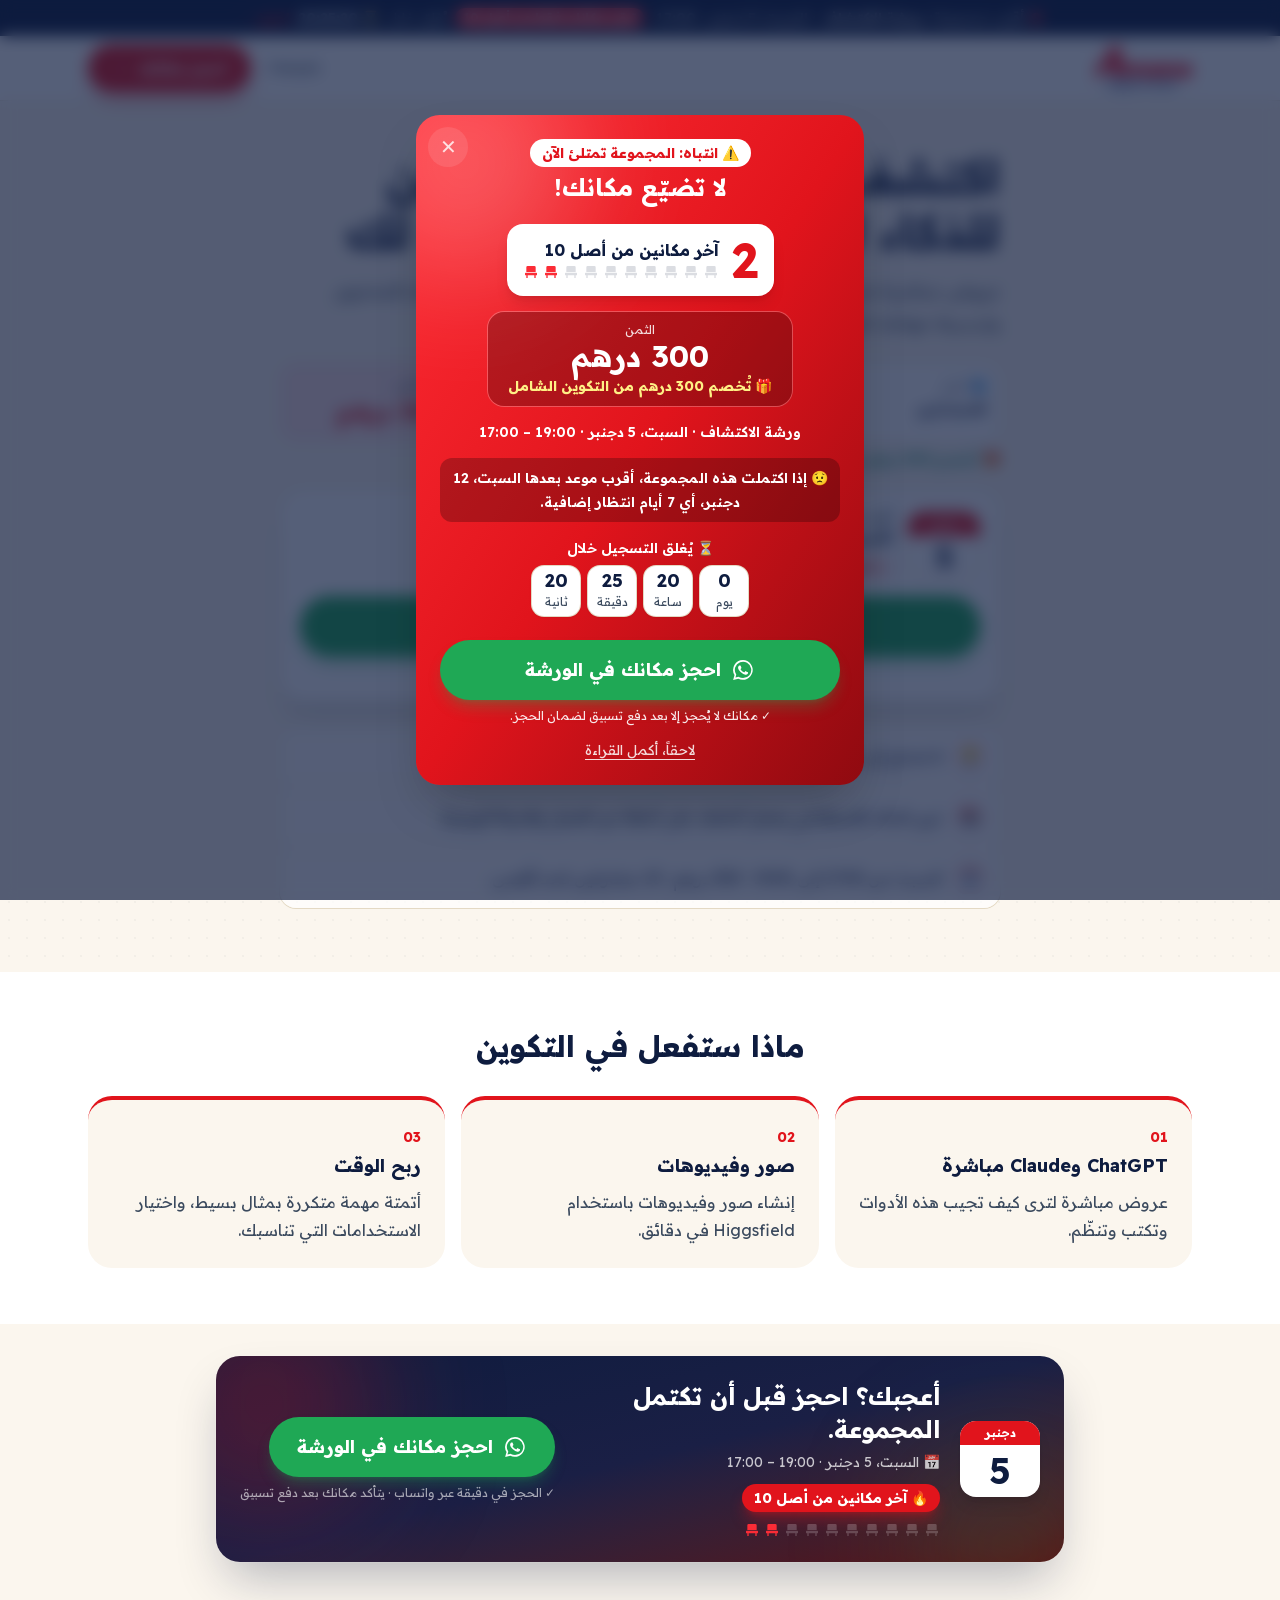
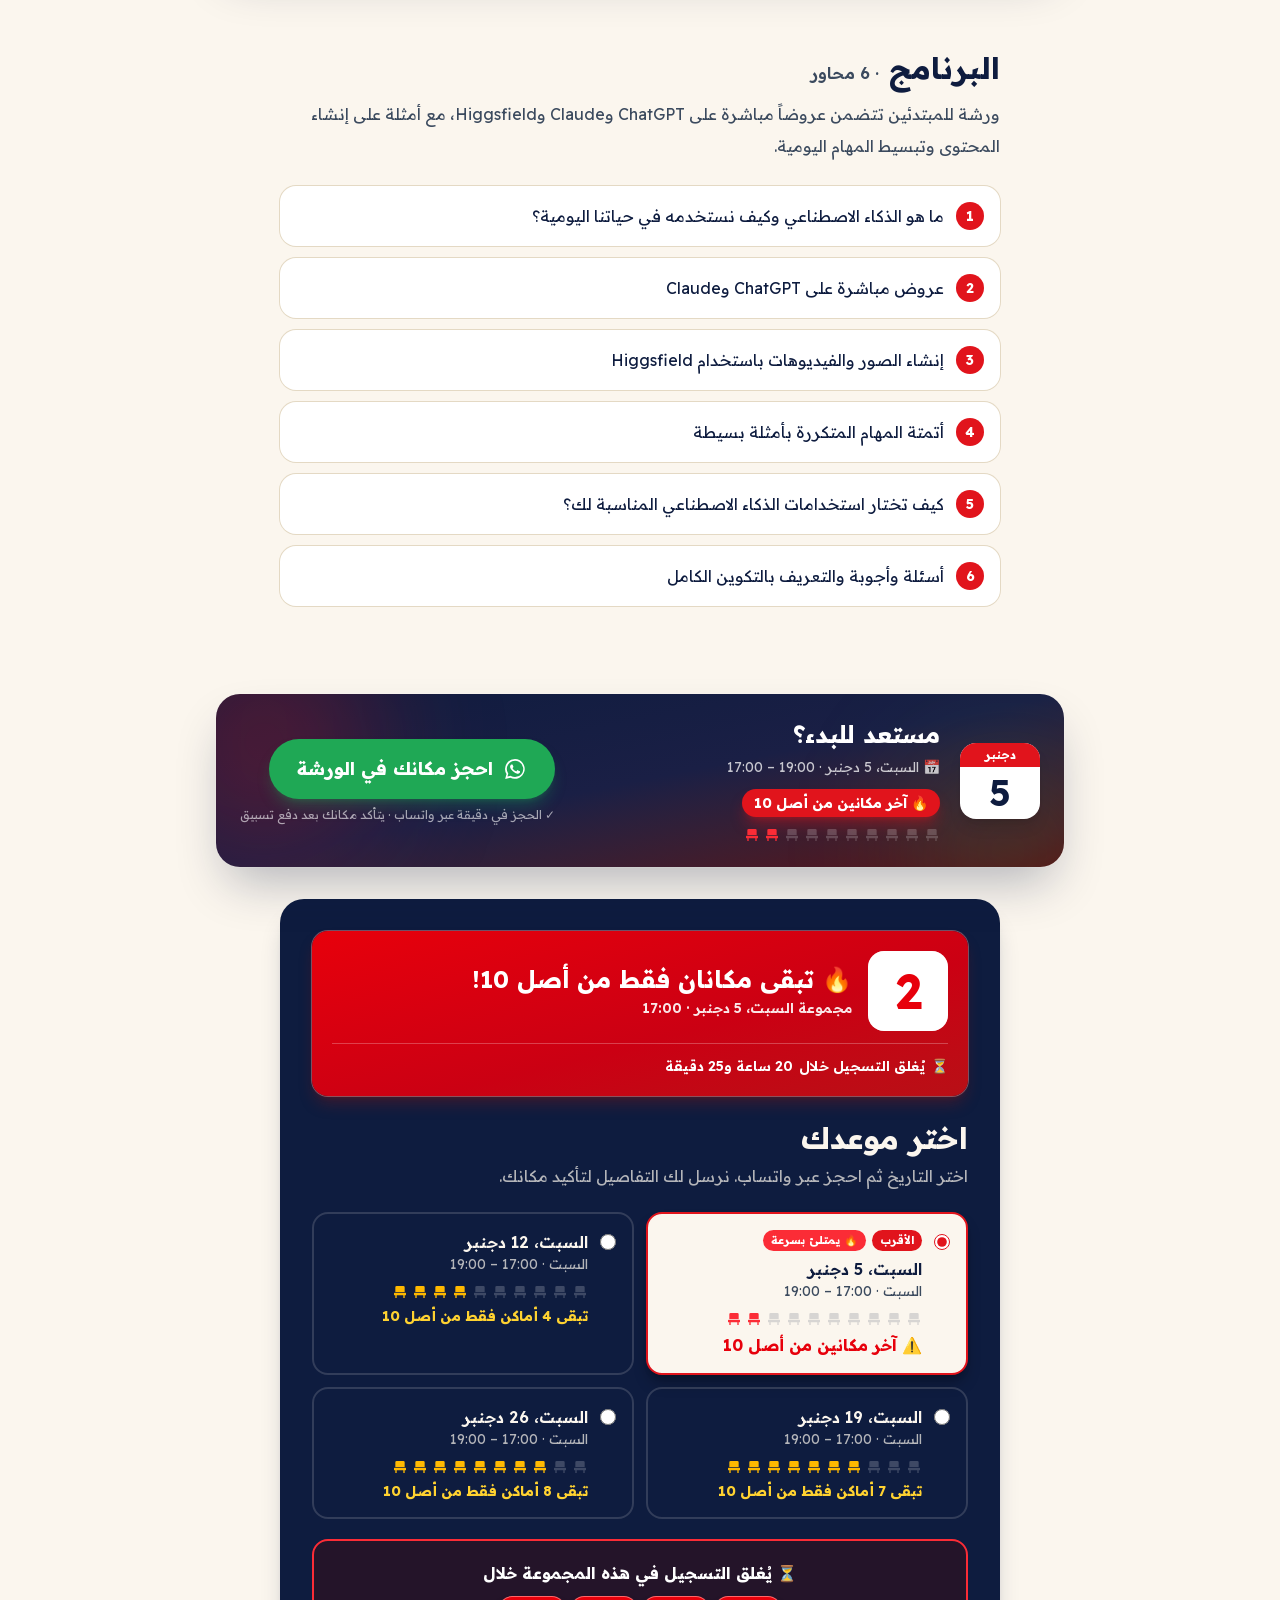
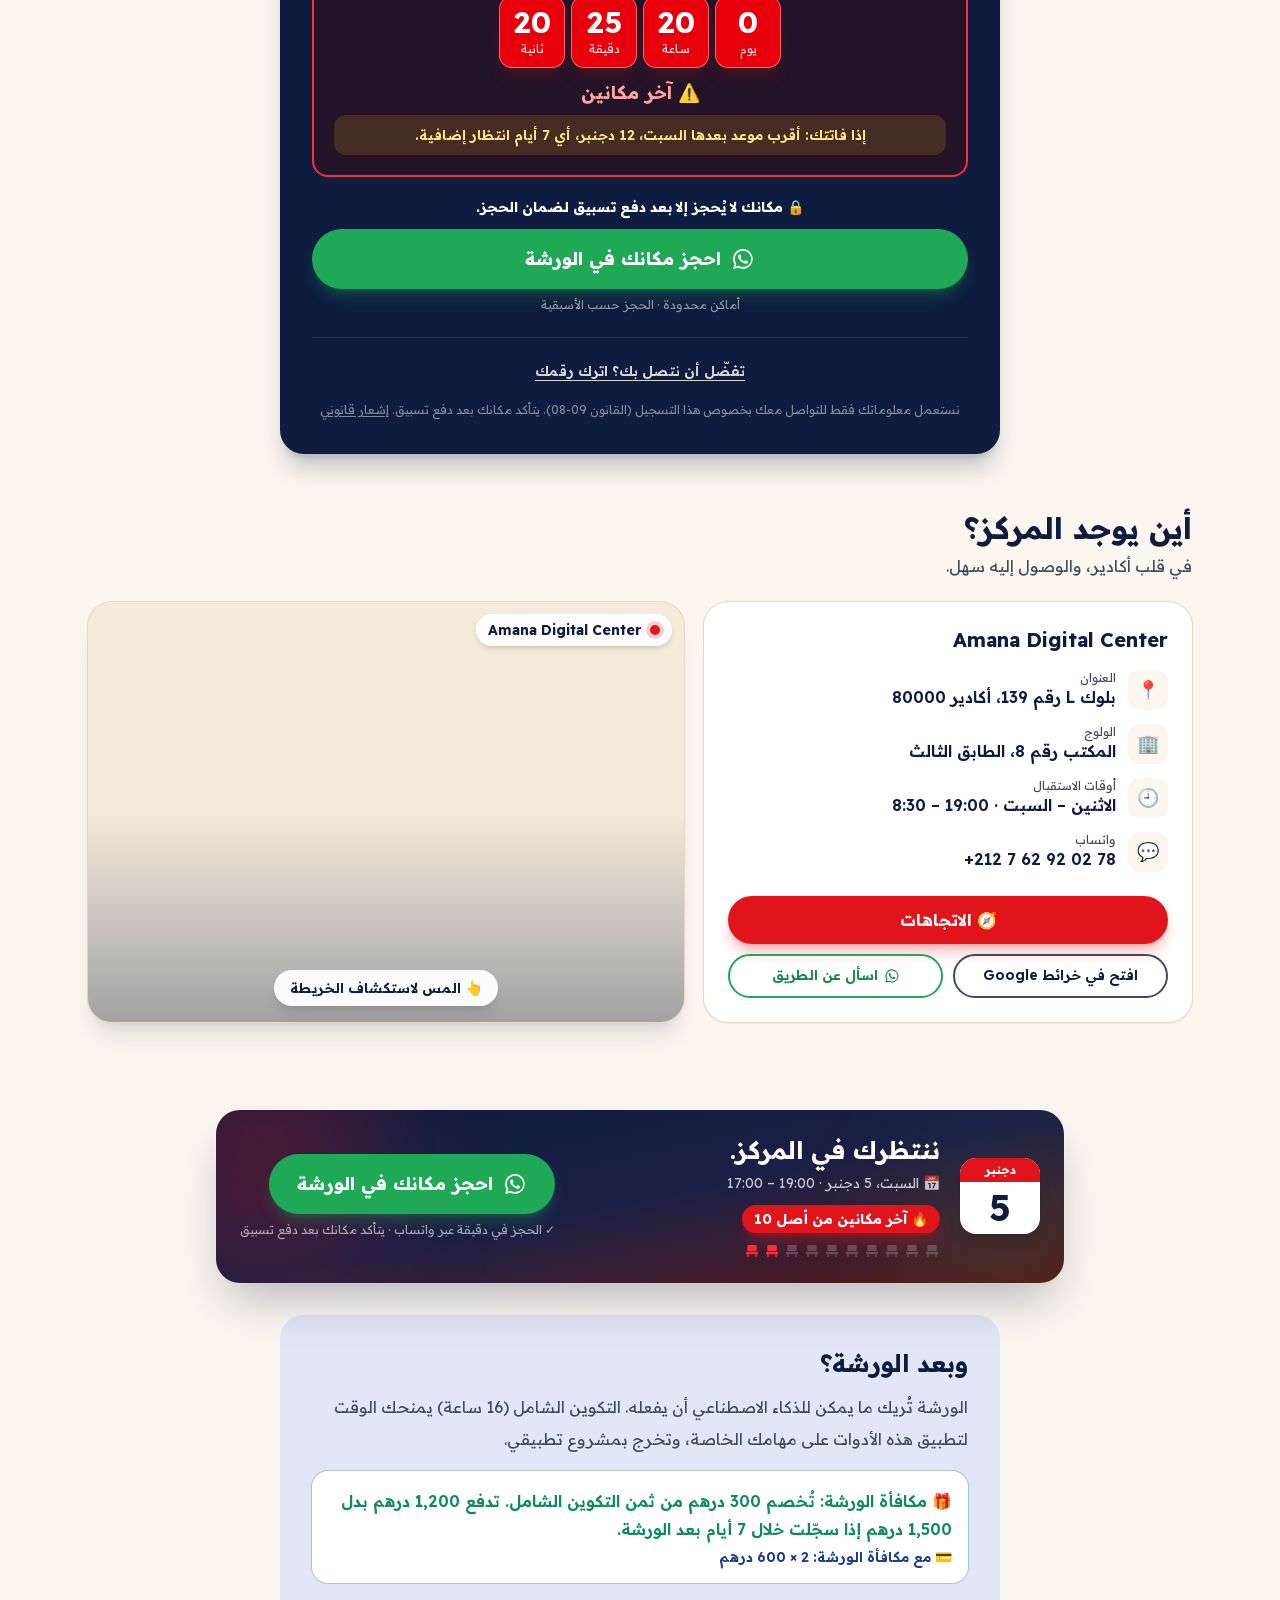
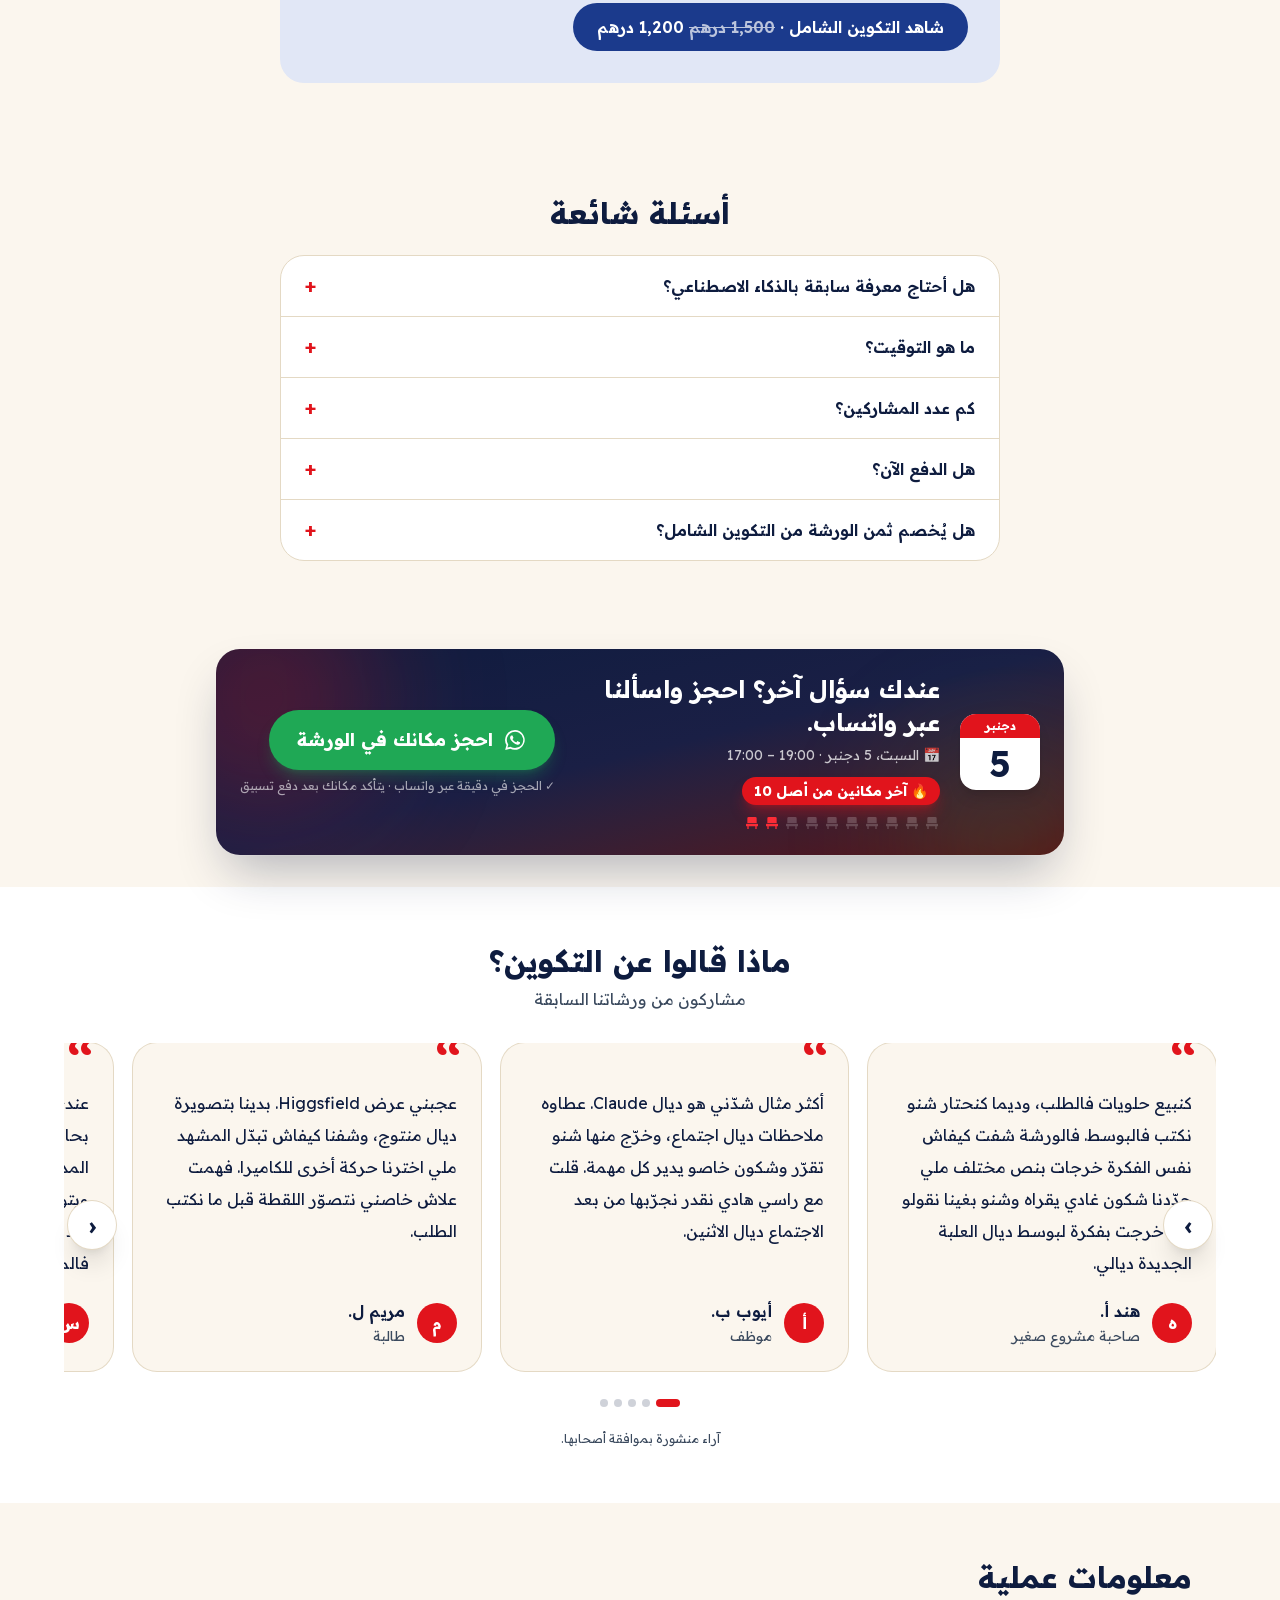
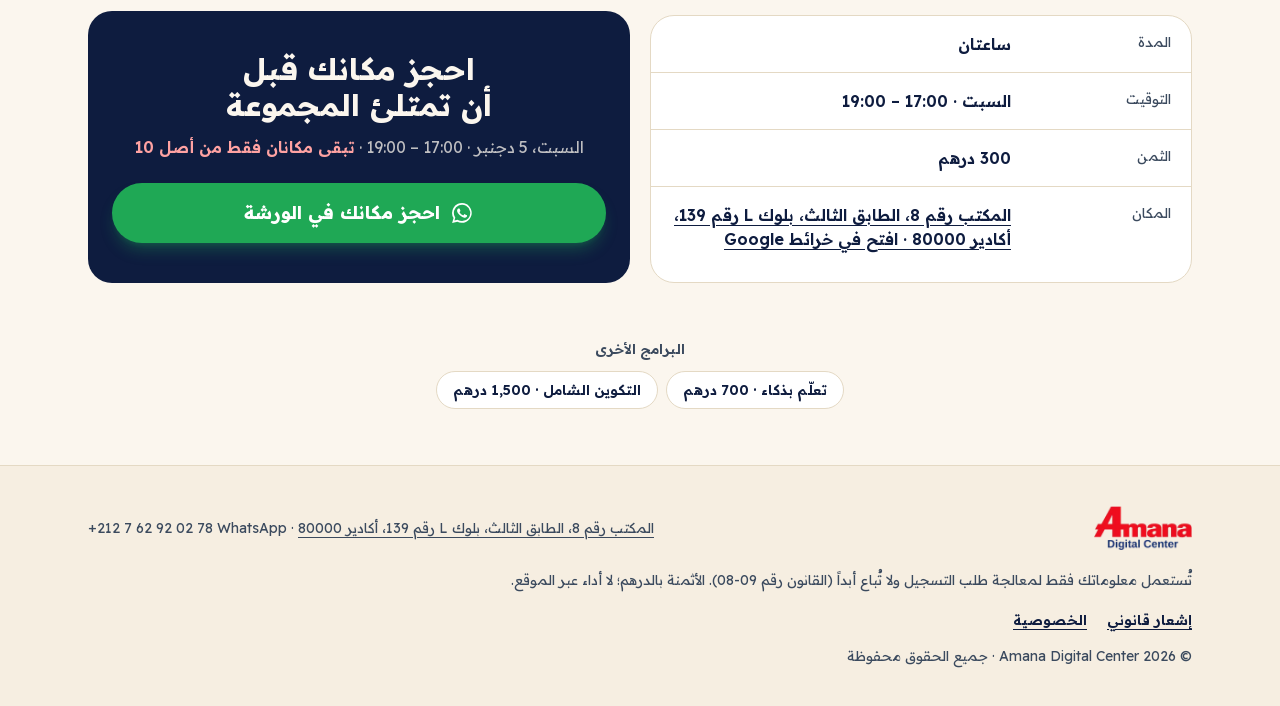
<file: atelier/index.html>
<!DOCTYPE html><!--6xvqWqN4wyJeD01iprwZy--><html lang="ar" dir="rtl" class="__variable_fde2ff"><head><meta charSet="utf-8"/><meta name="viewport" content="width=device-width, initial-scale=1"/><link rel="preload" as="image" href="/images/logo.webp"/><link rel="stylesheet" href="/_next/static/css/e26277f3ff22387f.css" data-precedence="next"/><link rel="preload" as="script" fetchPriority="low" href="/_next/static/chunks/webpack-77b3fde2aa4f811e.js"/><script src="/_next/static/chunks/4bd1b696-c023c6e3521b1417.js" async=""></script><script src="/_next/static/chunks/255-0e5ac6cd71b0e266.js" async=""></script><script src="/_next/static/chunks/main-app-0b44889a16dc16d8.js" async=""></script><script src="/_next/static/chunks/715-25e0f812a141e232.js" async=""></script><script src="/_next/static/chunks/840-3f96a9b5f1add878.js" async=""></script><script src="/_next/static/chunks/565-ce7dba9de871165c.js" async=""></script><script src="/_next/static/chunks/608-59c527c5f470ddcc.js" async=""></script><script src="/_next/static/chunks/912-6f6e0437d111f77a.js" async=""></script><script src="/_next/static/chunks/app/(ar)/%5Boffer%5D/page-9166e13992b10035.js" async=""></script><meta name="theme-color" content="#0e1c3f"/><title>ورشة الاكتشاف · 300 درهم · أكادير | Amana Digital Center</title><meta name="description" content="عروض مباشرة على ChatGPT وClaude وHiggsfield، مع أمثلة عملية لإنشاء المحتوى وتبسيط مهامك اليومية. حضورياً بأكادير."/><meta name="robots" content="index, follow"/><link rel="canonical" href="https://ai.amanadigitalusa.com/atelier/"/><link rel="alternate" hrefLang="fr" href="https://ai.amanadigitalusa.com/fr/atelier/"/><link rel="alternate" hrefLang="ar" href="https://ai.amanadigitalusa.com/atelier/"/><link rel="alternate" hrefLang="x-default" href="https://ai.amanadigitalusa.com/atelier/"/><meta property="og:title" content="ورشة الاكتشاف · 300 درهم · أكادير | Amana Digital Center"/><meta property="og:description" content="عروض مباشرة على ChatGPT وClaude وHiggsfield، مع أمثلة عملية لإنشاء المحتوى وتبسيط مهامك اليومية. حضورياً بأكادير."/><meta property="og:url" content="https://ai.amanadigitalusa.com/atelier/"/><meta property="og:site_name" content="Amana Digital Center"/><meta property="og:locale" content="ar_MA"/><meta property="og:image" content="https://ai.amanadigitalusa.com/og/ar-atelier.png"/><meta property="og:image:width" content="1200"/><meta property="og:image:height" content="630"/><meta property="og:image:alt" content="ورشة الاكتشاف · 300 درهم · أكادير | Amana Digital Center"/><meta property="og:type" content="website"/><meta name="twitter:card" content="summary_large_image"/><meta name="twitter:title" content="ورشة الاكتشاف · 300 درهم · أكادير | Amana Digital Center"/><meta name="twitter:description" content="عروض مباشرة على ChatGPT وClaude وHiggsfield، مع أمثلة عملية لإنشاء المحتوى وتبسيط مهامك اليومية. حضورياً بأكادير."/><meta name="twitter:image" content="https://ai.amanadigitalusa.com/og/ar-atelier.png"/><link rel="icon" href="/icon.png?2f074693d754c445" type="image/png" sizes="192x192"/><link rel="apple-touch-icon" href="/apple-icon.png?5735bbc20b63a7ee" type="image/png" sizes="180x180"/><script src="/_next/static/chunks/polyfills-42372ed130431b0a.js" noModule=""></script></head><body class="font-sans"><div hidden=""><!--$--><!--/$--></div><a class="group block bg-ink text-sand transition hover:bg-[#13265a] focus-visible:outline-2 focus-visible:-outline-offset-2 focus-visible:outline-sun" href="/atelier/#reserver"><div class="mx-auto flex max-w-6xl flex-wrap items-center justify-center gap-x-3 gap-y-1 px-4 py-2 text-[13px] leading-5 sm:text-sm"><span class="flex flex-wrap items-center justify-center gap-x-1.5 font-semibold"><span class="relative flex size-2.5" aria-hidden="true"><span class="absolute inline-flex size-full animate-ping rounded-full bg-red-400 opacity-75"></span><span class="relative inline-flex size-2.5 rounded-full bg-red-500"></span></span><span class="hidden text-sand/70 sm:inline">أقرب مجموعة<!-- -->:</span><span class="whitespace-nowrap">ورشة الاكتشاف</span><span class="whitespace-nowrap text-sand/80">· <!-- -->السبت، 21 نونبر<!-- --> · <!-- -->17:00</span></span><span class="flex flex-wrap items-center justify-center gap-x-2 gap-y-1"><span class="whitespace-nowrap rounded-full bg-red-500 px-2 py-0.5 text-xs font-bold text-white">تبقى مكانان فقط من أصل 10</span><span class="hidden text-sand/70 sm:inline">يُغلق خلال</span><span class="flex items-center gap-1 whitespace-nowrap font-display font-bold text-white"><span aria-hidden="true">⏳</span><span class="tabular-nums" dir="ltr">--:--:--</span></span><span class="whitespace-nowrap font-bold text-sun transition group-hover:translate-x-0.5 rtl:group-hover:-translate-x-0.5">احجز<!-- --> <!-- -->←</span></span></div></a><header class="sticky top-0 z-40 border-b border-line/70 bg-white/95 backdrop-blur"><div class="mx-auto flex h-16 max-w-6xl items-center justify-between gap-3 px-4 sm:px-6"><a class="flex items-center" aria-label="Amana Digital Center" href="/"><img src="/images/logo.webp" alt="Amana Digital Center" decoding="async" class="h-11 w-auto " width="823" height="369"/></a><div class="flex items-center gap-2"><a hrefLang="fr" lang="fr" class="rounded-full px-2.5 py-1.5 text-xs font-semibold text-ink-soft underline-offset-4 transition hover:text-ink hover:underline" href="/fr/atelier/">Français</a><a href="#reserver" class="book-pulse inline-flex min-h-12 items-center gap-2 rounded-full bg-sun px-5 py-3 text-base font-extrabold text-white shadow-lg shadow-sun/40 ring-2 ring-white transition hover:scale-[1.03] hover:bg-[#b80f16] active:scale-95 sm:px-6"><span class="hidden min-[400px]:inline">احجز مكانك</span><span class="min-[400px]:hidden">احجز</span><span aria-hidden="true" class="text-lg leading-none rtl:-scale-x-100">→</span></a></div></div></header><main><section class="relative overflow-hidden"><div class="grain pointer-events-none absolute inset-0 opacity-60" aria-hidden="true"></div><div class="relative mx-auto grid items-center gap-8 px-4 pb-12 pt-8 sm:px-6 sm:pt-12 lg:gap-12 lg:pb-16 max-w-3xl"><div><h1 class="text-balance font-display text-3xl font-bold leading-tight sm:text-5xl sm:leading-[1.15]">اكتشف في ساعتين ما يمكن للذكاء الاصطناعي أن يفعله لك</h1><p class="mt-4 text-lg leading-8 text-ink-soft">عروض مباشرة على ChatGPT وClaude وHiggsfield، مع أمثلة عملية لإنشاء المحتوى وتبسيط مهامك اليومية. حضورياً بأكادير.</p><dl class="mt-6 grid grid-cols-2 overflow-hidden rounded-2xl bg-white ring-1 ring-line sm:grid-cols-4"><div class="p-3.5 border-e border-line sm:border-e sm:border-line border-b border-line sm:border-b-0"><dt class="flex items-center gap-1.5 text-xs text-ink-soft"><span aria-hidden="true">👥</span>لمن</dt><dd class="mt-1 font-semibold leading-snug">للمبتدئين</dd></div><div class="p-3.5  sm:border-e sm:border-line border-b border-line sm:border-b-0"><dt class="flex items-center gap-1.5 text-xs text-ink-soft"><span aria-hidden="true">⏱️</span>المدة</dt><dd class="mt-1 font-semibold leading-snug">ساعتان</dd></div><div class="p-3.5 border-e border-line sm:border-e sm:border-line "><dt class="flex items-center gap-1.5 text-xs text-ink-soft"><span aria-hidden="true">📍</span>المكان</dt><dd class="mt-1 font-semibold leading-snug">أكادير · حضوري</dd></div><div class="p-3.5 bg-sun-soft"><dt class="flex items-center gap-1.5 text-xs text-ink-soft"><span aria-hidden="true">💰</span>الثمن</dt><dd class="mt-0.5 font-display text-2xl font-bold text-sun">300 درهم</dd></div></dl><p class="mt-2 flex flex-wrap gap-x-4 gap-y-1 text-sm font-semibold"><span class="text-palm">🎁 <!-- -->تُخصم 300 درهم من التكوين الشامل</span></p><div class="rounded-3xl bg-white p-4 shadow-xl shadow-ink/10 ring-1 ring-line sm:p-5 mt-5"><div class="flex items-center gap-4"><div class="w-16 shrink-0 overflow-hidden rounded-2xl text-center ring-1 ring-line sm:w-[4.5rem]"><div class="bg-sun py-1 text-xs font-bold uppercase text-white">نونبر</div><div class="py-1.5 font-display text-3xl font-black leading-none text-ink">21</div></div><div class="min-w-0 flex-1"><p class="text-xs font-semibold text-ink-soft">أقرب موعد</p><p class="font-display text-lg font-bold leading-snug">السبت<!-- --> · <span dir="ltr">17:00 – 19:00</span></p><span class="mt-1.5 inline-flex items-center gap-1.5 whitespace-nowrap rounded-full px-2.5 py-0.5 text-sm font-bold bg-red-50 text-red-600 ring-1 ring-red-200"><span class="size-1.5 rounded-full animate-pulse bg-red-500" aria-hidden="true"></span>آخر مكانين من أصل 10</span></div></div><a href="https://wa.me/212762920278?text=%D8%A7%D9%84%D8%B3%D9%84%D8%A7%D9%85%20%D8%B9%D9%84%D9%8A%D9%83%D9%85%D8%8C%20%D8%A3%D8%B1%D9%8A%D8%AF%20%D8%AD%D8%AC%D8%B2%20%D9%85%D9%83%D8%A7%D9%86%20%D9%81%D9%8A%20%D9%88%D8%B1%D8%B4%D8%A9%20%D8%A7%D9%83%D8%AA%D8%B4%D8%A7%D9%81%20%D8%A7%D9%84%D8%B0%D9%83%D8%A7%D8%A1%20%D8%A7%D9%84%D8%A7%D8%B5%D8%B7%D9%86%D8%A7%D8%B9%D9%8A%20(%D8%B3%D8%A7%D8%B9%D8%AA%D8%A7%D9%86%D8%8C%20300%20%D8%AF%D8%B1%D9%87%D9%85).%0A%D8%A7%D9%84%D9%85%D9%88%D8%B9%D8%AF%20%D8%A7%D9%84%D9%85%D9%81%D8%B6%D9%91%D9%84%3A%20%D8%A7%D9%84%D8%B3%D8%A8%D8%AA%D8%8C%2021%20%D9%86%D9%88%D9%86%D8%A8%D8%B1%D8%8C%2017%3A00%20%E2%80%93%2019%3A00" target="_blank" rel="noopener noreferrer" class="inline-flex items-center justify-center gap-2.5 rounded-full bg-[#1fa855] font-bold text-white shadow-lg shadow-[#1fa855]/30 transition hover:bg-[#178a45] focus-visible:outline-2 focus-visible:outline-offset-2 focus-visible:outline-[#1fa855] px-7 py-4 text-lg mt-4 w-full"><svg viewBox="0 0 24 24" fill="currentColor" class="size-6" aria-hidden="true"><path d="M12.04 2a9.9 9.9 0 0 0-8.5 15l-1.4 5.1 5.2-1.37A9.9 9.9 0 1 0 12.04 2Zm0 18.1a8.2 8.2 0 0 1-4.18-1.15l-.3-.18-3.09.81.83-3.01-.2-.31a8.2 8.2 0 1 1 6.94 3.84Zm4.5-6.14c-.25-.12-1.46-.72-1.69-.8-.23-.08-.39-.12-.56.13-.16.24-.64.8-.78.96-.14.17-.29.19-.53.06a6.7 6.7 0 0 1-3.32-2.9c-.25-.43.25-.4.72-1.33.08-.16.04-.3-.02-.43-.06-.12-.56-1.34-.76-1.84-.2-.48-.4-.41-.56-.42h-.47a.9.9 0 0 0-.66.31 2.76 2.76 0 0 0-.86 2.06 4.8 4.8 0 0 0 1 2.55 11 11 0 0 0 4.2 3.7c1.56.68 2.18.73 2.96.62.48-.07 1.46-.6 1.67-1.18.2-.58.2-1.07.14-1.18-.06-.1-.22-.16-.47-.29Z"></path></svg>احجز مكانك في الورشة</a><p class="mt-2.5 text-center text-xs font-medium text-ink-soft">✓ <!-- -->الحجز في دقيقة عبر واتساب · يتأكد مكانك بعد دفع تسبيق</p></div><ul class="mt-6 divide-y divide-line overflow-hidden rounded-2xl bg-white/70 ring-1 ring-line"><li class="flex items-start gap-3 p-3.5 leading-7"><span class="grid size-8 shrink-0 place-items-center rounded-xl bg-sun-soft text-sun text-base" aria-hidden="true">💡</span><span class="pt-0.5">لا تحتاج أي خبرة: الورشة مصمّمة للمبتدئين.</span></li><li class="flex items-start gap-3 p-3.5 leading-7"><span class="grid size-8 shrink-0 place-items-center rounded-xl bg-sun-soft text-sun text-base" aria-hidden="true">📚</span><span class="pt-0.5">ترى الذكاء الاصطناعي يعمل أمامك، على أمثلة من العمل والحياة اليومية.</span></li><li class="flex items-start gap-3 p-3.5 leading-7"><span class="grid size-8 shrink-0 place-items-center rounded-xl bg-sun-soft text-sun text-base" aria-hidden="true">🗓️</span><span class="pt-0.5">السبت من 17:00 إلى 19:00 · 300 درهم · 10 مشاركين كحد أقصى.</span></li></ul></div></div></section><section class="bg-white py-14" aria-labelledby="examples-title"><div class="mx-auto max-w-6xl px-4 sm:px-6"><h2 id="examples-title" class="text-center font-display text-2xl font-bold sm:text-3xl">ماذا ستفعل في التكوين</h2><div class="mt-8 grid gap-4 md:grid-cols-3"><div class="rounded-3xl border-t-4 border-sun bg-sand p-6"><span class="font-display text-sm font-bold text-sun">0<!-- -->1</span><h3 class="mt-1 font-display text-lg font-bold">ChatGPT وClaude مباشرة</h3><p class="mt-2 leading-7 text-ink-soft">عروض مباشرة لترى كيف تجيب هذه الأدوات وتكتب وتنظّم.</p></div><div class="rounded-3xl border-t-4 border-sun bg-sand p-6"><span class="font-display text-sm font-bold text-sun">0<!-- -->2</span><h3 class="mt-1 font-display text-lg font-bold">صور وفيديوهات</h3><p class="mt-2 leading-7 text-ink-soft">إنشاء صور وفيديوهات باستخدام Higgsfield في دقائق.</p></div><div class="rounded-3xl border-t-4 border-sun bg-sand p-6"><span class="font-display text-sm font-bold text-sun">0<!-- -->3</span><h3 class="mt-1 font-display text-lg font-bold">ربح الوقت</h3><p class="mt-2 leading-7 text-ink-soft">أتمتة مهمة متكررة بمثال بسيط، واختيار الاستخدامات التي تناسبك.</p></div></div></div></section><div class="mx-auto max-w-4xl px-4 py-8 sm:px-6"><div class="relative overflow-hidden rounded-3xl bg-gradient-to-br from-ink via-[#1a1f45] to-[#5c0a12] p-5 text-white shadow-2xl shadow-ink/30 ring-1 ring-white/10 sm:p-6"><span class="pointer-events-none absolute -end-16 -top-16 size-56 rounded-full bg-sun/30 blur-3xl" aria-hidden="true"></span><span class="pointer-events-none absolute -bottom-20 -start-10 size-48 rounded-full bg-[#1fa855]/20 blur-3xl" aria-hidden="true"></span><div class="relative flex flex-col gap-5 sm:flex-row sm:items-center"><div class="hidden w-20 shrink-0 overflow-hidden rounded-2xl bg-white text-center shadow-lg sm:block"><div class="bg-sun py-1 text-xs font-bold uppercase">نونبر</div><div class="py-2 font-display text-4xl font-black leading-none text-ink">21</div></div><div class="min-w-0 flex-1 text-center sm:text-start"><p class="font-display text-xl font-black leading-snug sm:text-2xl">أعجبك؟ احجز قبل أن تكتمل المجموعة.</p><p class="mt-1.5 text-sm text-white/75">📅 <!-- -->السبت، 21 نونبر<!-- --> · <span dir="ltr">17:00 – 19:00</span></p><div class="mt-3 flex flex-wrap items-center justify-center gap-2.5 sm:justify-start"><span class="inline-flex items-center gap-1.5 rounded-full px-3 py-1 text-sm font-bold animate-pulse bg-sun text-white shadow-lg shadow-sun/40">🔥<!-- --> <!-- -->آخر مكانين من أصل 10</span><span class="flex flex-wrap gap-1" aria-hidden="true"><svg viewBox="0 0 24 24" fill="currentColor" class="size-4 text-white/20"><path d="M7 3h10a2 2 0 0 1 2 2v7H5V5a2 2 0 0 1 2-2Zm-3 10h16a1 1 0 0 1 1 1v2a1 1 0 0 1-1 1h-1v4h-2v-4H7v4H5v-4H4a1 1 0 0 1-1-1v-2a1 1 0 0 1 1-1Z"></path></svg><svg viewBox="0 0 24 24" fill="currentColor" class="size-4 text-white/20"><path d="M7 3h10a2 2 0 0 1 2 2v7H5V5a2 2 0 0 1 2-2Zm-3 10h16a1 1 0 0 1 1 1v2a1 1 0 0 1-1 1h-1v4h-2v-4H7v4H5v-4H4a1 1 0 0 1-1-1v-2a1 1 0 0 1 1-1Z"></path></svg><svg viewBox="0 0 24 24" fill="currentColor" class="size-4 text-white/20"><path d="M7 3h10a2 2 0 0 1 2 2v7H5V5a2 2 0 0 1 2-2Zm-3 10h16a1 1 0 0 1 1 1v2a1 1 0 0 1-1 1h-1v4h-2v-4H7v4H5v-4H4a1 1 0 0 1-1-1v-2a1 1 0 0 1 1-1Z"></path></svg><svg viewBox="0 0 24 24" fill="currentColor" class="size-4 text-white/20"><path d="M7 3h10a2 2 0 0 1 2 2v7H5V5a2 2 0 0 1 2-2Zm-3 10h16a1 1 0 0 1 1 1v2a1 1 0 0 1-1 1h-1v4h-2v-4H7v4H5v-4H4a1 1 0 0 1-1-1v-2a1 1 0 0 1 1-1Z"></path></svg><svg viewBox="0 0 24 24" fill="currentColor" class="size-4 text-white/20"><path d="M7 3h10a2 2 0 0 1 2 2v7H5V5a2 2 0 0 1 2-2Zm-3 10h16a1 1 0 0 1 1 1v2a1 1 0 0 1-1 1h-1v4h-2v-4H7v4H5v-4H4a1 1 0 0 1-1-1v-2a1 1 0 0 1 1-1Z"></path></svg><svg viewBox="0 0 24 24" fill="currentColor" class="size-4 text-white/20"><path d="M7 3h10a2 2 0 0 1 2 2v7H5V5a2 2 0 0 1 2-2Zm-3 10h16a1 1 0 0 1 1 1v2a1 1 0 0 1-1 1h-1v4h-2v-4H7v4H5v-4H4a1 1 0 0 1-1-1v-2a1 1 0 0 1 1-1Z"></path></svg><svg viewBox="0 0 24 24" fill="currentColor" class="size-4 text-white/20"><path d="M7 3h10a2 2 0 0 1 2 2v7H5V5a2 2 0 0 1 2-2Zm-3 10h16a1 1 0 0 1 1 1v2a1 1 0 0 1-1 1h-1v4h-2v-4H7v4H5v-4H4a1 1 0 0 1-1-1v-2a1 1 0 0 1 1-1Z"></path></svg><svg viewBox="0 0 24 24" fill="currentColor" class="size-4 text-white/20"><path d="M7 3h10a2 2 0 0 1 2 2v7H5V5a2 2 0 0 1 2-2Zm-3 10h16a1 1 0 0 1 1 1v2a1 1 0 0 1-1 1h-1v4h-2v-4H7v4H5v-4H4a1 1 0 0 1-1-1v-2a1 1 0 0 1 1-1Z"></path></svg><svg viewBox="0 0 24 24" fill="currentColor" class="size-4 text-red-500"><path d="M7 3h10a2 2 0 0 1 2 2v7H5V5a2 2 0 0 1 2-2Zm-3 10h16a1 1 0 0 1 1 1v2a1 1 0 0 1-1 1h-1v4h-2v-4H7v4H5v-4H4a1 1 0 0 1-1-1v-2a1 1 0 0 1 1-1Z"></path></svg><svg viewBox="0 0 24 24" fill="currentColor" class="size-4 text-red-500"><path d="M7 3h10a2 2 0 0 1 2 2v7H5V5a2 2 0 0 1 2-2Zm-3 10h16a1 1 0 0 1 1 1v2a1 1 0 0 1-1 1h-1v4h-2v-4H7v4H5v-4H4a1 1 0 0 1-1-1v-2a1 1 0 0 1 1-1Z"></path></svg></span></div></div><div class="shrink-0"><a href="https://wa.me/212762920278?text=%D8%A7%D9%84%D8%B3%D9%84%D8%A7%D9%85%20%D8%B9%D9%84%D9%8A%D9%83%D9%85%D8%8C%20%D8%A3%D8%B1%D9%8A%D8%AF%20%D8%AD%D8%AC%D8%B2%20%D9%85%D9%83%D8%A7%D9%86%20%D9%81%D9%8A%20%D9%88%D8%B1%D8%B4%D8%A9%20%D8%A7%D9%83%D8%AA%D8%B4%D8%A7%D9%81%20%D8%A7%D9%84%D8%B0%D9%83%D8%A7%D8%A1%20%D8%A7%D9%84%D8%A7%D8%B5%D8%B7%D9%86%D8%A7%D8%B9%D9%8A%20(%D8%B3%D8%A7%D8%B9%D8%AA%D8%A7%D9%86%D8%8C%20300%20%D8%AF%D8%B1%D9%87%D9%85).%0A%D8%A7%D9%84%D9%85%D9%88%D8%B9%D8%AF%20%D8%A7%D9%84%D9%85%D9%81%D8%B6%D9%91%D9%84%3A%20%D8%A7%D9%84%D8%B3%D8%A8%D8%AA%D8%8C%2021%20%D9%86%D9%88%D9%86%D8%A8%D8%B1%D8%8C%2017%3A00%20%E2%80%93%2019%3A00" target="_blank" rel="noopener noreferrer" class="inline-flex items-center justify-center gap-2.5 rounded-full bg-[#1fa855] font-bold text-white shadow-lg shadow-[#1fa855]/30 transition hover:bg-[#178a45] focus-visible:outline-2 focus-visible:outline-offset-2 focus-visible:outline-[#1fa855] px-7 py-4 text-lg pulse-ring w-full sm:w-auto"><svg viewBox="0 0 24 24" fill="currentColor" class="size-6" aria-hidden="true"><path d="M12.04 2a9.9 9.9 0 0 0-8.5 15l-1.4 5.1 5.2-1.37A9.9 9.9 0 1 0 12.04 2Zm0 18.1a8.2 8.2 0 0 1-4.18-1.15l-.3-.18-3.09.81.83-3.01-.2-.31a8.2 8.2 0 1 1 6.94 3.84Zm4.5-6.14c-.25-.12-1.46-.72-1.69-.8-.23-.08-.39-.12-.56.13-.16.24-.64.8-.78.96-.14.17-.29.19-.53.06a6.7 6.7 0 0 1-3.32-2.9c-.25-.43.25-.4.72-1.33.08-.16.04-.3-.02-.43-.06-.12-.56-1.34-.76-1.84-.2-.48-.4-.41-.56-.42h-.47a.9.9 0 0 0-.66.31 2.76 2.76 0 0 0-.86 2.06 4.8 4.8 0 0 0 1 2.55 11 11 0 0 0 4.2 3.7c1.56.68 2.18.73 2.96.62.48-.07 1.46-.6 1.67-1.18.2-.58.2-1.07.14-1.18-.06-.1-.22-.16-.47-.29Z"></path></svg>احجز مكانك في الورشة</a><p class="mt-2 text-center text-xs text-white/60">✓ <!-- -->الحجز في دقيقة عبر واتساب · يتأكد مكانك بعد دفع تسبيق</p></div></div></div></div><section class="mx-auto max-w-3xl px-4 py-14 sm:px-6" aria-labelledby="programme-title"><h2 id="programme-title" class="font-display text-2xl font-bold sm:text-3xl">البرنامج<!-- --> <span class="text-base font-semibold text-ink-soft">· <!-- -->6<!-- --> <!-- -->محاور</span></h2><p class="mt-3 leading-8 text-ink-soft">ورشة للمبتدئين تتضمن عروضاً مباشرة على ChatGPT وClaude وHiggsfield، مع أمثلة على إنشاء المحتوى وتبسيط المهام اليومية.</p><ol class="mt-6 space-y-3"><li class="flex gap-3 rounded-2xl bg-white p-4 leading-7 ring-1 ring-line"><span class="grid size-7 shrink-0 place-items-center rounded-full bg-sun text-sm font-bold text-white">1</span>ما هو الذكاء الاصطناعي وكيف نستخدمه في حياتنا اليومية؟</li><li class="flex gap-3 rounded-2xl bg-white p-4 leading-7 ring-1 ring-line"><span class="grid size-7 shrink-0 place-items-center rounded-full bg-sun text-sm font-bold text-white">2</span>عروض مباشرة على ChatGPT وClaude</li><li class="flex gap-3 rounded-2xl bg-white p-4 leading-7 ring-1 ring-line"><span class="grid size-7 shrink-0 place-items-center rounded-full bg-sun text-sm font-bold text-white">3</span>إنشاء الصور والفيديوهات باستخدام Higgsfield</li><li class="flex gap-3 rounded-2xl bg-white p-4 leading-7 ring-1 ring-line"><span class="grid size-7 shrink-0 place-items-center rounded-full bg-sun text-sm font-bold text-white">4</span>أتمتة المهام المتكررة بأمثلة بسيطة</li><li class="flex gap-3 rounded-2xl bg-white p-4 leading-7 ring-1 ring-line"><span class="grid size-7 shrink-0 place-items-center rounded-full bg-sun text-sm font-bold text-white">5</span>كيف تختار استخدامات الذكاء الاصطناعي المناسبة لك؟</li><li class="flex gap-3 rounded-2xl bg-white p-4 leading-7 ring-1 ring-line"><span class="grid size-7 shrink-0 place-items-center rounded-full bg-sun text-sm font-bold text-white">6</span>أسئلة وأجوبة والتعريف بالتكوين الكامل</li></ol></section><div class="mx-auto max-w-4xl px-4 py-8 sm:px-6"><div class="relative overflow-hidden rounded-3xl bg-gradient-to-br from-ink via-[#1a1f45] to-[#5c0a12] p-5 text-white shadow-2xl shadow-ink/30 ring-1 ring-white/10 sm:p-6"><span class="pointer-events-none absolute -end-16 -top-16 size-56 rounded-full bg-sun/30 blur-3xl" aria-hidden="true"></span><span class="pointer-events-none absolute -bottom-20 -start-10 size-48 rounded-full bg-[#1fa855]/20 blur-3xl" aria-hidden="true"></span><div class="relative flex flex-col gap-5 sm:flex-row sm:items-center"><div class="hidden w-20 shrink-0 overflow-hidden rounded-2xl bg-white text-center shadow-lg sm:block"><div class="bg-sun py-1 text-xs font-bold uppercase">نونبر</div><div class="py-2 font-display text-4xl font-black leading-none text-ink">21</div></div><div class="min-w-0 flex-1 text-center sm:text-start"><p class="font-display text-xl font-black leading-snug sm:text-2xl">مستعد للبدء؟</p><p class="mt-1.5 text-sm text-white/75">📅 <!-- -->السبت، 21 نونبر<!-- --> · <span dir="ltr">17:00 – 19:00</span></p><div class="mt-3 flex flex-wrap items-center justify-center gap-2.5 sm:justify-start"><span class="inline-flex items-center gap-1.5 rounded-full px-3 py-1 text-sm font-bold animate-pulse bg-sun text-white shadow-lg shadow-sun/40">🔥<!-- --> <!-- -->آخر مكانين من أصل 10</span><span class="flex flex-wrap gap-1" aria-hidden="true"><svg viewBox="0 0 24 24" fill="currentColor" class="size-4 text-white/20"><path d="M7 3h10a2 2 0 0 1 2 2v7H5V5a2 2 0 0 1 2-2Zm-3 10h16a1 1 0 0 1 1 1v2a1 1 0 0 1-1 1h-1v4h-2v-4H7v4H5v-4H4a1 1 0 0 1-1-1v-2a1 1 0 0 1 1-1Z"></path></svg><svg viewBox="0 0 24 24" fill="currentColor" class="size-4 text-white/20"><path d="M7 3h10a2 2 0 0 1 2 2v7H5V5a2 2 0 0 1 2-2Zm-3 10h16a1 1 0 0 1 1 1v2a1 1 0 0 1-1 1h-1v4h-2v-4H7v4H5v-4H4a1 1 0 0 1-1-1v-2a1 1 0 0 1 1-1Z"></path></svg><svg viewBox="0 0 24 24" fill="currentColor" class="size-4 text-white/20"><path d="M7 3h10a2 2 0 0 1 2 2v7H5V5a2 2 0 0 1 2-2Zm-3 10h16a1 1 0 0 1 1 1v2a1 1 0 0 1-1 1h-1v4h-2v-4H7v4H5v-4H4a1 1 0 0 1-1-1v-2a1 1 0 0 1 1-1Z"></path></svg><svg viewBox="0 0 24 24" fill="currentColor" class="size-4 text-white/20"><path d="M7 3h10a2 2 0 0 1 2 2v7H5V5a2 2 0 0 1 2-2Zm-3 10h16a1 1 0 0 1 1 1v2a1 1 0 0 1-1 1h-1v4h-2v-4H7v4H5v-4H4a1 1 0 0 1-1-1v-2a1 1 0 0 1 1-1Z"></path></svg><svg viewBox="0 0 24 24" fill="currentColor" class="size-4 text-white/20"><path d="M7 3h10a2 2 0 0 1 2 2v7H5V5a2 2 0 0 1 2-2Zm-3 10h16a1 1 0 0 1 1 1v2a1 1 0 0 1-1 1h-1v4h-2v-4H7v4H5v-4H4a1 1 0 0 1-1-1v-2a1 1 0 0 1 1-1Z"></path></svg><svg viewBox="0 0 24 24" fill="currentColor" class="size-4 text-white/20"><path d="M7 3h10a2 2 0 0 1 2 2v7H5V5a2 2 0 0 1 2-2Zm-3 10h16a1 1 0 0 1 1 1v2a1 1 0 0 1-1 1h-1v4h-2v-4H7v4H5v-4H4a1 1 0 0 1-1-1v-2a1 1 0 0 1 1-1Z"></path></svg><svg viewBox="0 0 24 24" fill="currentColor" class="size-4 text-white/20"><path d="M7 3h10a2 2 0 0 1 2 2v7H5V5a2 2 0 0 1 2-2Zm-3 10h16a1 1 0 0 1 1 1v2a1 1 0 0 1-1 1h-1v4h-2v-4H7v4H5v-4H4a1 1 0 0 1-1-1v-2a1 1 0 0 1 1-1Z"></path></svg><svg viewBox="0 0 24 24" fill="currentColor" class="size-4 text-white/20"><path d="M7 3h10a2 2 0 0 1 2 2v7H5V5a2 2 0 0 1 2-2Zm-3 10h16a1 1 0 0 1 1 1v2a1 1 0 0 1-1 1h-1v4h-2v-4H7v4H5v-4H4a1 1 0 0 1-1-1v-2a1 1 0 0 1 1-1Z"></path></svg><svg viewBox="0 0 24 24" fill="currentColor" class="size-4 text-red-500"><path d="M7 3h10a2 2 0 0 1 2 2v7H5V5a2 2 0 0 1 2-2Zm-3 10h16a1 1 0 0 1 1 1v2a1 1 0 0 1-1 1h-1v4h-2v-4H7v4H5v-4H4a1 1 0 0 1-1-1v-2a1 1 0 0 1 1-1Z"></path></svg><svg viewBox="0 0 24 24" fill="currentColor" class="size-4 text-red-500"><path d="M7 3h10a2 2 0 0 1 2 2v7H5V5a2 2 0 0 1 2-2Zm-3 10h16a1 1 0 0 1 1 1v2a1 1 0 0 1-1 1h-1v4h-2v-4H7v4H5v-4H4a1 1 0 0 1-1-1v-2a1 1 0 0 1 1-1Z"></path></svg></span></div></div><div class="shrink-0"><a href="https://wa.me/212762920278?text=%D8%A7%D9%84%D8%B3%D9%84%D8%A7%D9%85%20%D8%B9%D9%84%D9%8A%D9%83%D9%85%D8%8C%20%D8%A3%D8%B1%D9%8A%D8%AF%20%D8%AD%D8%AC%D8%B2%20%D9%85%D9%83%D8%A7%D9%86%20%D9%81%D9%8A%20%D9%88%D8%B1%D8%B4%D8%A9%20%D8%A7%D9%83%D8%AA%D8%B4%D8%A7%D9%81%20%D8%A7%D9%84%D8%B0%D9%83%D8%A7%D8%A1%20%D8%A7%D9%84%D8%A7%D8%B5%D8%B7%D9%86%D8%A7%D8%B9%D9%8A%20(%D8%B3%D8%A7%D8%B9%D8%AA%D8%A7%D9%86%D8%8C%20300%20%D8%AF%D8%B1%D9%87%D9%85).%0A%D8%A7%D9%84%D9%85%D9%88%D8%B9%D8%AF%20%D8%A7%D9%84%D9%85%D9%81%D8%B6%D9%91%D9%84%3A%20%D8%A7%D9%84%D8%B3%D8%A8%D8%AA%D8%8C%2021%20%D9%86%D9%88%D9%86%D8%A8%D8%B1%D8%8C%2017%3A00%20%E2%80%93%2019%3A00" target="_blank" rel="noopener noreferrer" class="inline-flex items-center justify-center gap-2.5 rounded-full bg-[#1fa855] font-bold text-white shadow-lg shadow-[#1fa855]/30 transition hover:bg-[#178a45] focus-visible:outline-2 focus-visible:outline-offset-2 focus-visible:outline-[#1fa855] px-7 py-4 text-lg pulse-ring w-full sm:w-auto"><svg viewBox="0 0 24 24" fill="currentColor" class="size-6" aria-hidden="true"><path d="M12.04 2a9.9 9.9 0 0 0-8.5 15l-1.4 5.1 5.2-1.37A9.9 9.9 0 1 0 12.04 2Zm0 18.1a8.2 8.2 0 0 1-4.18-1.15l-.3-.18-3.09.81.83-3.01-.2-.31a8.2 8.2 0 1 1 6.94 3.84Zm4.5-6.14c-.25-.12-1.46-.72-1.69-.8-.23-.08-.39-.12-.56.13-.16.24-.64.8-.78.96-.14.17-.29.19-.53.06a6.7 6.7 0 0 1-3.32-2.9c-.25-.43.25-.4.72-1.33.08-.16.04-.3-.02-.43-.06-.12-.56-1.34-.76-1.84-.2-.48-.4-.41-.56-.42h-.47a.9.9 0 0 0-.66.31 2.76 2.76 0 0 0-.86 2.06 4.8 4.8 0 0 0 1 2.55 11 11 0 0 0 4.2 3.7c1.56.68 2.18.73 2.96.62.48-.07 1.46-.6 1.67-1.18.2-.58.2-1.07.14-1.18-.06-.1-.22-.16-.47-.29Z"></path></svg>احجز مكانك في الورشة</a><p class="mt-2 text-center text-xs text-white/60">✓ <!-- -->الحجز في دقيقة عبر واتساب · يتأكد مكانك بعد دفع تسبيق</p></div></div></div></div><section id="reserver" class="mx-auto max-w-3xl scroll-mt-20 px-4 pb-14 sm:px-6"><div class="rounded-3xl bg-ink p-5 text-sand shadow-xl shadow-ink/20 sm:p-8"><div class="relative mb-6 overflow-hidden rounded-2xl bg-gradient-to-br from-red-600 to-[#b80f16] p-4 text-white shadow-lg shadow-red-900/40 ring-1 ring-red-300/40 sm:p-5"><div class="flex items-center gap-4"><span class="relative grid size-16 shrink-0 place-items-center rounded-2xl bg-white text-red-600 sm:size-20"><span class="absolute inset-0 animate-ping rounded-2xl bg-white/40" aria-hidden="true"></span><span class="relative font-display text-4xl font-black leading-none sm:text-5xl">2</span></span><div class="min-w-0"><p class="font-display text-xl font-black leading-tight sm:text-2xl">🔥 <!-- -->تبقى مكانان فقط من أصل 10<!-- -->!</p><p class="mt-1 text-sm font-semibold text-white/90">مجموعة<!-- --> <!-- -->السبت، 21 نونبر<!-- --> · <!-- -->17:00</p></div></div><div class="mt-3 flex flex-wrap items-center gap-x-4 gap-y-1.5 border-t border-white/25 pt-3 text-sm font-semibold"><span class="flex items-center gap-1.5"><span aria-hidden="true">⏳</span>يُغلق التسجيل خلال<!-- --> <span class="tabular-nums">يومان و16 ساعة</span></span><span class="rounded-full bg-white/15 px-2.5 py-0.5">✓ <!-- -->مجموعة السبت، 28 نونبر اكتملت</span></div></div><h2 class="font-display text-2xl font-bold sm:text-3xl">اختر موعدك</h2><p class="mt-2 text-sand/70">اختر التاريخ ثم احجز عبر واتساب. نرسل لك التفاصيل لتأكيد مكانك.</p><fieldset class="mt-6"><legend class="sr-only">اختر موعدك</legend><div class="grid gap-3 sm:grid-cols-2"><label class="relative flex cursor-pointer items-start gap-3 rounded-2xl border-2 p-4 transition has-[:focus-visible]:outline-2 has-[:focus-visible]:outline-sun border-sun bg-sand text-ink shadow-lg shadow-black/30"><input type="radio" class="mt-1 size-4 accent-sun" name="session" checked="" value="ws-2026-11-21"/><span class="min-w-0 flex-1"><span class="mb-1.5 flex flex-wrap gap-1.5"><span class="rounded-full bg-sun px-2 py-0.5 text-[11px] font-bold text-white">الأقرب</span><span class="rounded-full bg-red-500 px-2 py-0.5 text-[11px] font-bold text-white">🔥 <!-- -->يمتلئ بسرعة</span></span><span class="block font-display font-semibold">السبت، 21 نونبر</span><span class="block text-sm text-ink-soft">السبت · 17:00 – 19:00</span><span class="mt-2.5 block"><span class="flex flex-wrap gap-1" aria-hidden="true"><svg viewBox="0 0 24 24" fill="currentColor" class="size-4 text-ink/15"><path d="M7 3h10a2 2 0 0 1 2 2v7H5V5a2 2 0 0 1 2-2Zm-3 10h16a1 1 0 0 1 1 1v2a1 1 0 0 1-1 1h-1v4h-2v-4H7v4H5v-4H4a1 1 0 0 1-1-1v-2a1 1 0 0 1 1-1Z"></path></svg><svg viewBox="0 0 24 24" fill="currentColor" class="size-4 text-ink/15"><path d="M7 3h10a2 2 0 0 1 2 2v7H5V5a2 2 0 0 1 2-2Zm-3 10h16a1 1 0 0 1 1 1v2a1 1 0 0 1-1 1h-1v4h-2v-4H7v4H5v-4H4a1 1 0 0 1-1-1v-2a1 1 0 0 1 1-1Z"></path></svg><svg viewBox="0 0 24 24" fill="currentColor" class="size-4 text-ink/15"><path d="M7 3h10a2 2 0 0 1 2 2v7H5V5a2 2 0 0 1 2-2Zm-3 10h16a1 1 0 0 1 1 1v2a1 1 0 0 1-1 1h-1v4h-2v-4H7v4H5v-4H4a1 1 0 0 1-1-1v-2a1 1 0 0 1 1-1Z"></path></svg><svg viewBox="0 0 24 24" fill="currentColor" class="size-4 text-ink/15"><path d="M7 3h10a2 2 0 0 1 2 2v7H5V5a2 2 0 0 1 2-2Zm-3 10h16a1 1 0 0 1 1 1v2a1 1 0 0 1-1 1h-1v4h-2v-4H7v4H5v-4H4a1 1 0 0 1-1-1v-2a1 1 0 0 1 1-1Z"></path></svg><svg viewBox="0 0 24 24" fill="currentColor" class="size-4 text-ink/15"><path d="M7 3h10a2 2 0 0 1 2 2v7H5V5a2 2 0 0 1 2-2Zm-3 10h16a1 1 0 0 1 1 1v2a1 1 0 0 1-1 1h-1v4h-2v-4H7v4H5v-4H4a1 1 0 0 1-1-1v-2a1 1 0 0 1 1-1Z"></path></svg><svg viewBox="0 0 24 24" fill="currentColor" class="size-4 text-ink/15"><path d="M7 3h10a2 2 0 0 1 2 2v7H5V5a2 2 0 0 1 2-2Zm-3 10h16a1 1 0 0 1 1 1v2a1 1 0 0 1-1 1h-1v4h-2v-4H7v4H5v-4H4a1 1 0 0 1-1-1v-2a1 1 0 0 1 1-1Z"></path></svg><svg viewBox="0 0 24 24" fill="currentColor" class="size-4 text-ink/15"><path d="M7 3h10a2 2 0 0 1 2 2v7H5V5a2 2 0 0 1 2-2Zm-3 10h16a1 1 0 0 1 1 1v2a1 1 0 0 1-1 1h-1v4h-2v-4H7v4H5v-4H4a1 1 0 0 1-1-1v-2a1 1 0 0 1 1-1Z"></path></svg><svg viewBox="0 0 24 24" fill="currentColor" class="size-4 text-ink/15"><path d="M7 3h10a2 2 0 0 1 2 2v7H5V5a2 2 0 0 1 2-2Zm-3 10h16a1 1 0 0 1 1 1v2a1 1 0 0 1-1 1h-1v4h-2v-4H7v4H5v-4H4a1 1 0 0 1-1-1v-2a1 1 0 0 1 1-1Z"></path></svg><svg viewBox="0 0 24 24" fill="currentColor" class="size-4 text-red-500"><path d="M7 3h10a2 2 0 0 1 2 2v7H5V5a2 2 0 0 1 2-2Zm-3 10h16a1 1 0 0 1 1 1v2a1 1 0 0 1-1 1h-1v4h-2v-4H7v4H5v-4H4a1 1 0 0 1-1-1v-2a1 1 0 0 1 1-1Z"></path></svg><svg viewBox="0 0 24 24" fill="currentColor" class="size-4 text-red-500"><path d="M7 3h10a2 2 0 0 1 2 2v7H5V5a2 2 0 0 1 2-2Zm-3 10h16a1 1 0 0 1 1 1v2a1 1 0 0 1-1 1h-1v4h-2v-4H7v4H5v-4H4a1 1 0 0 1-1-1v-2a1 1 0 0 1 1-1Z"></path></svg></span></span><span class="mt-1.5 block font-bold text-base text-red-600">⚠️ آخر مكانين من أصل 10</span></span></label><div class="relative overflow-hidden rounded-2xl border-2 border-dashed border-red-400/30 bg-white/[0.03] p-4" aria-label="السبت، 28 نونبر · مكتمل"><span class="absolute end-3 top-3 -rotate-6 rounded-md border-2 border-red-400 px-2 py-0.5 font-display text-sm font-bold uppercase tracking-wide text-red-300">مكتمل</span><span class="block font-display font-semibold text-sand/50 line-through">السبت، 28 نونبر</span><span class="block text-sm text-sand/40">السبت · 17:00 – 19:00</span><span class="mt-2 block text-xs font-semibold text-red-300/80">اكتملت هذه المجموعة</span></div><label class="relative flex cursor-pointer items-start gap-3 rounded-2xl border-2 p-4 transition has-[:focus-visible]:outline-2 has-[:focus-visible]:outline-sun border-red-400/40 hover:border-red-400/70"><input type="radio" class="mt-1 size-4 accent-sun" name="session" value="ws-2026-12-05"/><span class="min-w-0 flex-1"><span class="mb-1.5 flex flex-wrap gap-1.5"><span class="rounded-full bg-red-500 px-2 py-0.5 text-[11px] font-bold text-white">🔥 <!-- -->يمتلئ بسرعة</span></span><span class="block font-display font-semibold">السبت، 5 دجنبر</span><span class="block text-sm text-sand/70">السبت · 17:00 – 19:00</span><span class="mt-2.5 block"><span class="flex flex-wrap gap-1" aria-hidden="true"><svg viewBox="0 0 24 24" fill="currentColor" class="size-4 text-white/20"><path d="M7 3h10a2 2 0 0 1 2 2v7H5V5a2 2 0 0 1 2-2Zm-3 10h16a1 1 0 0 1 1 1v2a1 1 0 0 1-1 1h-1v4h-2v-4H7v4H5v-4H4a1 1 0 0 1-1-1v-2a1 1 0 0 1 1-1Z"></path></svg><svg viewBox="0 0 24 24" fill="currentColor" class="size-4 text-white/20"><path d="M7 3h10a2 2 0 0 1 2 2v7H5V5a2 2 0 0 1 2-2Zm-3 10h16a1 1 0 0 1 1 1v2a1 1 0 0 1-1 1h-1v4h-2v-4H7v4H5v-4H4a1 1 0 0 1-1-1v-2a1 1 0 0 1 1-1Z"></path></svg><svg viewBox="0 0 24 24" fill="currentColor" class="size-4 text-white/20"><path d="M7 3h10a2 2 0 0 1 2 2v7H5V5a2 2 0 0 1 2-2Zm-3 10h16a1 1 0 0 1 1 1v2a1 1 0 0 1-1 1h-1v4h-2v-4H7v4H5v-4H4a1 1 0 0 1-1-1v-2a1 1 0 0 1 1-1Z"></path></svg><svg viewBox="0 0 24 24" fill="currentColor" class="size-4 text-white/20"><path d="M7 3h10a2 2 0 0 1 2 2v7H5V5a2 2 0 0 1 2-2Zm-3 10h16a1 1 0 0 1 1 1v2a1 1 0 0 1-1 1h-1v4h-2v-4H7v4H5v-4H4a1 1 0 0 1-1-1v-2a1 1 0 0 1 1-1Z"></path></svg><svg viewBox="0 0 24 24" fill="currentColor" class="size-4 text-white/20"><path d="M7 3h10a2 2 0 0 1 2 2v7H5V5a2 2 0 0 1 2-2Zm-3 10h16a1 1 0 0 1 1 1v2a1 1 0 0 1-1 1h-1v4h-2v-4H7v4H5v-4H4a1 1 0 0 1-1-1v-2a1 1 0 0 1 1-1Z"></path></svg><svg viewBox="0 0 24 24" fill="currentColor" class="size-4 text-white/20"><path d="M7 3h10a2 2 0 0 1 2 2v7H5V5a2 2 0 0 1 2-2Zm-3 10h16a1 1 0 0 1 1 1v2a1 1 0 0 1-1 1h-1v4h-2v-4H7v4H5v-4H4a1 1 0 0 1-1-1v-2a1 1 0 0 1 1-1Z"></path></svg><svg viewBox="0 0 24 24" fill="currentColor" class="size-4 text-white/20"><path d="M7 3h10a2 2 0 0 1 2 2v7H5V5a2 2 0 0 1 2-2Zm-3 10h16a1 1 0 0 1 1 1v2a1 1 0 0 1-1 1h-1v4h-2v-4H7v4H5v-4H4a1 1 0 0 1-1-1v-2a1 1 0 0 1 1-1Z"></path></svg><svg viewBox="0 0 24 24" fill="currentColor" class="size-4 text-white/20"><path d="M7 3h10a2 2 0 0 1 2 2v7H5V5a2 2 0 0 1 2-2Zm-3 10h16a1 1 0 0 1 1 1v2a1 1 0 0 1-1 1h-1v4h-2v-4H7v4H5v-4H4a1 1 0 0 1-1-1v-2a1 1 0 0 1 1-1Z"></path></svg><svg viewBox="0 0 24 24" fill="currentColor" class="size-4 text-red-500"><path d="M7 3h10a2 2 0 0 1 2 2v7H5V5a2 2 0 0 1 2-2Zm-3 10h16a1 1 0 0 1 1 1v2a1 1 0 0 1-1 1h-1v4h-2v-4H7v4H5v-4H4a1 1 0 0 1-1-1v-2a1 1 0 0 1 1-1Z"></path></svg><svg viewBox="0 0 24 24" fill="currentColor" class="size-4 text-red-500"><path d="M7 3h10a2 2 0 0 1 2 2v7H5V5a2 2 0 0 1 2-2Zm-3 10h16a1 1 0 0 1 1 1v2a1 1 0 0 1-1 1h-1v4h-2v-4H7v4H5v-4H4a1 1 0 0 1-1-1v-2a1 1 0 0 1 1-1Z"></path></svg></span></span><span class="mt-1.5 block font-bold text-base text-red-300">⚠️ آخر مكانين من أصل 10</span></span></label><label class="relative flex cursor-pointer items-start gap-3 rounded-2xl border-2 p-4 transition has-[:focus-visible]:outline-2 has-[:focus-visible]:outline-sun border-sand/15 hover:border-sand/40"><input type="radio" class="mt-1 size-4 accent-sun" name="session" value="ws-2026-12-12"/><span class="min-w-0 flex-1"><span class="block font-display font-semibold">السبت، 12 دجنبر</span><span class="block text-sm text-sand/70">السبت · 17:00 – 19:00</span><span class="mt-2.5 block"><span class="flex flex-wrap gap-1" aria-hidden="true"><svg viewBox="0 0 24 24" fill="currentColor" class="size-4 text-white/20"><path d="M7 3h10a2 2 0 0 1 2 2v7H5V5a2 2 0 0 1 2-2Zm-3 10h16a1 1 0 0 1 1 1v2a1 1 0 0 1-1 1h-1v4h-2v-4H7v4H5v-4H4a1 1 0 0 1-1-1v-2a1 1 0 0 1 1-1Z"></path></svg><svg viewBox="0 0 24 24" fill="currentColor" class="size-4 text-white/20"><path d="M7 3h10a2 2 0 0 1 2 2v7H5V5a2 2 0 0 1 2-2Zm-3 10h16a1 1 0 0 1 1 1v2a1 1 0 0 1-1 1h-1v4h-2v-4H7v4H5v-4H4a1 1 0 0 1-1-1v-2a1 1 0 0 1 1-1Z"></path></svg><svg viewBox="0 0 24 24" fill="currentColor" class="size-4 text-white/20"><path d="M7 3h10a2 2 0 0 1 2 2v7H5V5a2 2 0 0 1 2-2Zm-3 10h16a1 1 0 0 1 1 1v2a1 1 0 0 1-1 1h-1v4h-2v-4H7v4H5v-4H4a1 1 0 0 1-1-1v-2a1 1 0 0 1 1-1Z"></path></svg><svg viewBox="0 0 24 24" fill="currentColor" class="size-4 text-white/20"><path d="M7 3h10a2 2 0 0 1 2 2v7H5V5a2 2 0 0 1 2-2Zm-3 10h16a1 1 0 0 1 1 1v2a1 1 0 0 1-1 1h-1v4h-2v-4H7v4H5v-4H4a1 1 0 0 1-1-1v-2a1 1 0 0 1 1-1Z"></path></svg><svg viewBox="0 0 24 24" fill="currentColor" class="size-4 text-white/20"><path d="M7 3h10a2 2 0 0 1 2 2v7H5V5a2 2 0 0 1 2-2Zm-3 10h16a1 1 0 0 1 1 1v2a1 1 0 0 1-1 1h-1v4h-2v-4H7v4H5v-4H4a1 1 0 0 1-1-1v-2a1 1 0 0 1 1-1Z"></path></svg><svg viewBox="0 0 24 24" fill="currentColor" class="size-4 text-white/20"><path d="M7 3h10a2 2 0 0 1 2 2v7H5V5a2 2 0 0 1 2-2Zm-3 10h16a1 1 0 0 1 1 1v2a1 1 0 0 1-1 1h-1v4h-2v-4H7v4H5v-4H4a1 1 0 0 1-1-1v-2a1 1 0 0 1 1-1Z"></path></svg><svg viewBox="0 0 24 24" fill="currentColor" class="size-4 text-amber-400"><path d="M7 3h10a2 2 0 0 1 2 2v7H5V5a2 2 0 0 1 2-2Zm-3 10h16a1 1 0 0 1 1 1v2a1 1 0 0 1-1 1h-1v4h-2v-4H7v4H5v-4H4a1 1 0 0 1-1-1v-2a1 1 0 0 1 1-1Z"></path></svg><svg viewBox="0 0 24 24" fill="currentColor" class="size-4 text-amber-400"><path d="M7 3h10a2 2 0 0 1 2 2v7H5V5a2 2 0 0 1 2-2Zm-3 10h16a1 1 0 0 1 1 1v2a1 1 0 0 1-1 1h-1v4h-2v-4H7v4H5v-4H4a1 1 0 0 1-1-1v-2a1 1 0 0 1 1-1Z"></path></svg><svg viewBox="0 0 24 24" fill="currentColor" class="size-4 text-amber-400"><path d="M7 3h10a2 2 0 0 1 2 2v7H5V5a2 2 0 0 1 2-2Zm-3 10h16a1 1 0 0 1 1 1v2a1 1 0 0 1-1 1h-1v4h-2v-4H7v4H5v-4H4a1 1 0 0 1-1-1v-2a1 1 0 0 1 1-1Z"></path></svg><svg viewBox="0 0 24 24" fill="currentColor" class="size-4 text-amber-400"><path d="M7 3h10a2 2 0 0 1 2 2v7H5V5a2 2 0 0 1 2-2Zm-3 10h16a1 1 0 0 1 1 1v2a1 1 0 0 1-1 1h-1v4h-2v-4H7v4H5v-4H4a1 1 0 0 1-1-1v-2a1 1 0 0 1 1-1Z"></path></svg></span></span><span class="mt-1.5 block font-bold text-sm text-amber-300">تبقى 4 أماكن فقط من أصل 10</span></span></label><label class="relative flex cursor-pointer items-start gap-3 rounded-2xl border-2 p-4 transition has-[:focus-visible]:outline-2 has-[:focus-visible]:outline-sun border-sand/15 hover:border-sand/40"><input type="radio" class="mt-1 size-4 accent-sun" name="session" value="ws-2026-12-19"/><span class="min-w-0 flex-1"><span class="block font-display font-semibold">السبت، 19 دجنبر</span><span class="block text-sm text-sand/70">السبت · 17:00 – 19:00</span><span class="mt-2.5 block"><span class="flex flex-wrap gap-1" aria-hidden="true"><svg viewBox="0 0 24 24" fill="currentColor" class="size-4 text-white/20"><path d="M7 3h10a2 2 0 0 1 2 2v7H5V5a2 2 0 0 1 2-2Zm-3 10h16a1 1 0 0 1 1 1v2a1 1 0 0 1-1 1h-1v4h-2v-4H7v4H5v-4H4a1 1 0 0 1-1-1v-2a1 1 0 0 1 1-1Z"></path></svg><svg viewBox="0 0 24 24" fill="currentColor" class="size-4 text-white/20"><path d="M7 3h10a2 2 0 0 1 2 2v7H5V5a2 2 0 0 1 2-2Zm-3 10h16a1 1 0 0 1 1 1v2a1 1 0 0 1-1 1h-1v4h-2v-4H7v4H5v-4H4a1 1 0 0 1-1-1v-2a1 1 0 0 1 1-1Z"></path></svg><svg viewBox="0 0 24 24" fill="currentColor" class="size-4 text-white/20"><path d="M7 3h10a2 2 0 0 1 2 2v7H5V5a2 2 0 0 1 2-2Zm-3 10h16a1 1 0 0 1 1 1v2a1 1 0 0 1-1 1h-1v4h-2v-4H7v4H5v-4H4a1 1 0 0 1-1-1v-2a1 1 0 0 1 1-1Z"></path></svg><svg viewBox="0 0 24 24" fill="currentColor" class="size-4 text-amber-400"><path d="M7 3h10a2 2 0 0 1 2 2v7H5V5a2 2 0 0 1 2-2Zm-3 10h16a1 1 0 0 1 1 1v2a1 1 0 0 1-1 1h-1v4h-2v-4H7v4H5v-4H4a1 1 0 0 1-1-1v-2a1 1 0 0 1 1-1Z"></path></svg><svg viewBox="0 0 24 24" fill="currentColor" class="size-4 text-amber-400"><path d="M7 3h10a2 2 0 0 1 2 2v7H5V5a2 2 0 0 1 2-2Zm-3 10h16a1 1 0 0 1 1 1v2a1 1 0 0 1-1 1h-1v4h-2v-4H7v4H5v-4H4a1 1 0 0 1-1-1v-2a1 1 0 0 1 1-1Z"></path></svg><svg viewBox="0 0 24 24" fill="currentColor" class="size-4 text-amber-400"><path d="M7 3h10a2 2 0 0 1 2 2v7H5V5a2 2 0 0 1 2-2Zm-3 10h16a1 1 0 0 1 1 1v2a1 1 0 0 1-1 1h-1v4h-2v-4H7v4H5v-4H4a1 1 0 0 1-1-1v-2a1 1 0 0 1 1-1Z"></path></svg><svg viewBox="0 0 24 24" fill="currentColor" class="size-4 text-amber-400"><path d="M7 3h10a2 2 0 0 1 2 2v7H5V5a2 2 0 0 1 2-2Zm-3 10h16a1 1 0 0 1 1 1v2a1 1 0 0 1-1 1h-1v4h-2v-4H7v4H5v-4H4a1 1 0 0 1-1-1v-2a1 1 0 0 1 1-1Z"></path></svg><svg viewBox="0 0 24 24" fill="currentColor" class="size-4 text-amber-400"><path d="M7 3h10a2 2 0 0 1 2 2v7H5V5a2 2 0 0 1 2-2Zm-3 10h16a1 1 0 0 1 1 1v2a1 1 0 0 1-1 1h-1v4h-2v-4H7v4H5v-4H4a1 1 0 0 1-1-1v-2a1 1 0 0 1 1-1Z"></path></svg><svg viewBox="0 0 24 24" fill="currentColor" class="size-4 text-amber-400"><path d="M7 3h10a2 2 0 0 1 2 2v7H5V5a2 2 0 0 1 2-2Zm-3 10h16a1 1 0 0 1 1 1v2a1 1 0 0 1-1 1h-1v4h-2v-4H7v4H5v-4H4a1 1 0 0 1-1-1v-2a1 1 0 0 1 1-1Z"></path></svg><svg viewBox="0 0 24 24" fill="currentColor" class="size-4 text-amber-400"><path d="M7 3h10a2 2 0 0 1 2 2v7H5V5a2 2 0 0 1 2-2Zm-3 10h16a1 1 0 0 1 1 1v2a1 1 0 0 1-1 1h-1v4h-2v-4H7v4H5v-4H4a1 1 0 0 1-1-1v-2a1 1 0 0 1 1-1Z"></path></svg></span></span><span class="mt-1.5 block font-bold text-sm text-amber-300">تبقى 7 أماكن فقط من أصل 10</span></span></label><label class="relative flex cursor-pointer items-start gap-3 rounded-2xl border-2 p-4 transition has-[:focus-visible]:outline-2 has-[:focus-visible]:outline-sun border-sand/15 hover:border-sand/40"><input type="radio" class="mt-1 size-4 accent-sun" name="session" value="ws-2026-12-26"/><span class="min-w-0 flex-1"><span class="block font-display font-semibold">السبت، 26 دجنبر</span><span class="block text-sm text-sand/70">السبت · 17:00 – 19:00</span><span class="mt-2.5 block"><span class="flex flex-wrap gap-1" aria-hidden="true"><svg viewBox="0 0 24 24" fill="currentColor" class="size-4 text-white/20"><path d="M7 3h10a2 2 0 0 1 2 2v7H5V5a2 2 0 0 1 2-2Zm-3 10h16a1 1 0 0 1 1 1v2a1 1 0 0 1-1 1h-1v4h-2v-4H7v4H5v-4H4a1 1 0 0 1-1-1v-2a1 1 0 0 1 1-1Z"></path></svg><svg viewBox="0 0 24 24" fill="currentColor" class="size-4 text-white/20"><path d="M7 3h10a2 2 0 0 1 2 2v7H5V5a2 2 0 0 1 2-2Zm-3 10h16a1 1 0 0 1 1 1v2a1 1 0 0 1-1 1h-1v4h-2v-4H7v4H5v-4H4a1 1 0 0 1-1-1v-2a1 1 0 0 1 1-1Z"></path></svg><svg viewBox="0 0 24 24" fill="currentColor" class="size-4 text-amber-400"><path d="M7 3h10a2 2 0 0 1 2 2v7H5V5a2 2 0 0 1 2-2Zm-3 10h16a1 1 0 0 1 1 1v2a1 1 0 0 1-1 1h-1v4h-2v-4H7v4H5v-4H4a1 1 0 0 1-1-1v-2a1 1 0 0 1 1-1Z"></path></svg><svg viewBox="0 0 24 24" fill="currentColor" class="size-4 text-amber-400"><path d="M7 3h10a2 2 0 0 1 2 2v7H5V5a2 2 0 0 1 2-2Zm-3 10h16a1 1 0 0 1 1 1v2a1 1 0 0 1-1 1h-1v4h-2v-4H7v4H5v-4H4a1 1 0 0 1-1-1v-2a1 1 0 0 1 1-1Z"></path></svg><svg viewBox="0 0 24 24" fill="currentColor" class="size-4 text-amber-400"><path d="M7 3h10a2 2 0 0 1 2 2v7H5V5a2 2 0 0 1 2-2Zm-3 10h16a1 1 0 0 1 1 1v2a1 1 0 0 1-1 1h-1v4h-2v-4H7v4H5v-4H4a1 1 0 0 1-1-1v-2a1 1 0 0 1 1-1Z"></path></svg><svg viewBox="0 0 24 24" fill="currentColor" class="size-4 text-amber-400"><path d="M7 3h10a2 2 0 0 1 2 2v7H5V5a2 2 0 0 1 2-2Zm-3 10h16a1 1 0 0 1 1 1v2a1 1 0 0 1-1 1h-1v4h-2v-4H7v4H5v-4H4a1 1 0 0 1-1-1v-2a1 1 0 0 1 1-1Z"></path></svg><svg viewBox="0 0 24 24" fill="currentColor" class="size-4 text-amber-400"><path d="M7 3h10a2 2 0 0 1 2 2v7H5V5a2 2 0 0 1 2-2Zm-3 10h16a1 1 0 0 1 1 1v2a1 1 0 0 1-1 1h-1v4h-2v-4H7v4H5v-4H4a1 1 0 0 1-1-1v-2a1 1 0 0 1 1-1Z"></path></svg><svg viewBox="0 0 24 24" fill="currentColor" class="size-4 text-amber-400"><path d="M7 3h10a2 2 0 0 1 2 2v7H5V5a2 2 0 0 1 2-2Zm-3 10h16a1 1 0 0 1 1 1v2a1 1 0 0 1-1 1h-1v4h-2v-4H7v4H5v-4H4a1 1 0 0 1-1-1v-2a1 1 0 0 1 1-1Z"></path></svg><svg viewBox="0 0 24 24" fill="currentColor" class="size-4 text-amber-400"><path d="M7 3h10a2 2 0 0 1 2 2v7H5V5a2 2 0 0 1 2-2Zm-3 10h16a1 1 0 0 1 1 1v2a1 1 0 0 1-1 1h-1v4h-2v-4H7v4H5v-4H4a1 1 0 0 1-1-1v-2a1 1 0 0 1 1-1Z"></path></svg><svg viewBox="0 0 24 24" fill="currentColor" class="size-4 text-amber-400"><path d="M7 3h10a2 2 0 0 1 2 2v7H5V5a2 2 0 0 1 2-2Zm-3 10h16a1 1 0 0 1 1 1v2a1 1 0 0 1-1 1h-1v4h-2v-4H7v4H5v-4H4a1 1 0 0 1-1-1v-2a1 1 0 0 1 1-1Z"></path></svg></span></span><span class="mt-1.5 block font-bold text-sm text-amber-300">تبقى 8 أماكن فقط من أصل 10</span></span></label></div></fieldset><div class="mt-5 rounded-2xl border-2 border-red-500 bg-red-950/40 p-4 text-center sm:p-5"><p class="font-display font-bold text-white">⏳ <!-- -->يُغلق التسجيل في هذه المجموعة خلال</p><div class="mt-3"><div class="flex justify-center gap-2" role="timer" aria-live="off"><div class="rounded-xl text-center bg-red-600 text-white ring-1 ring-red-400 shadow-lg shadow-red-900/40 min-w-16 px-3 py-2.5 "><span class="block font-display font-bold tabular-nums leading-none text-2xl sm:text-3xl" dir="ltr">--</span><span class="mt-1 block text-xs text-red-100">يوم</span></div><div class="rounded-xl text-center bg-red-600 text-white ring-1 ring-red-400 shadow-lg shadow-red-900/40 min-w-16 px-3 py-2.5 "><span class="block font-display font-bold tabular-nums leading-none text-2xl sm:text-3xl" dir="ltr">--</span><span class="mt-1 block text-xs text-red-100">ساعة</span></div><div class="rounded-xl text-center bg-red-600 text-white ring-1 ring-red-400 shadow-lg shadow-red-900/40 min-w-16 px-3 py-2.5 "><span class="block font-display font-bold tabular-nums leading-none text-2xl sm:text-3xl" dir="ltr">--</span><span class="mt-1 block text-xs text-red-100">دقيقة</span></div><div class="rounded-xl text-center bg-red-600 text-white ring-1 ring-red-400 shadow-lg shadow-red-900/40 min-w-16 px-3 py-2.5 animate-pulse"><span class="block font-display font-bold tabular-nums leading-none text-2xl sm:text-3xl" dir="ltr">--</span><span class="mt-1 block text-xs text-red-100">ثانية</span></div></div></div><p class="mt-3 font-display text-lg font-black text-red-300">⚠️ <!-- -->آخر مكانين</p><p class="mt-2 rounded-xl bg-amber-400/15 px-3 py-2 text-sm font-semibold leading-6 text-amber-200">إذا فاتتك: أقرب موعد بعدها السبت، 5 دجنبر، أي 14 يوماً انتظار إضافية.</p></div><p class="mt-5 text-center text-sm font-bold text-white">🔒 <!-- -->مكانك لا يُحجز إلا بعد دفع تسبيق لضمان الحجز.</p><a href="https://wa.me/212762920278?text=%D8%A7%D9%84%D8%B3%D9%84%D8%A7%D9%85%20%D8%B9%D9%84%D9%8A%D9%83%D9%85%D8%8C%20%D8%A3%D8%B1%D9%8A%D8%AF%20%D8%AD%D8%AC%D8%B2%20%D9%85%D9%83%D8%A7%D9%86%20%D9%81%D9%8A%20%D9%88%D8%B1%D8%B4%D8%A9%20%D8%A7%D9%83%D8%AA%D8%B4%D8%A7%D9%81%20%D8%A7%D9%84%D8%B0%D9%83%D8%A7%D8%A1%20%D8%A7%D9%84%D8%A7%D8%B5%D8%B7%D9%86%D8%A7%D8%B9%D9%8A%20(%D8%B3%D8%A7%D8%B9%D8%AA%D8%A7%D9%86%D8%8C%20300%20%D8%AF%D8%B1%D9%87%D9%85).%0A%D8%A7%D9%84%D9%85%D9%88%D8%B9%D8%AF%20%D8%A7%D9%84%D9%85%D9%81%D8%B6%D9%91%D9%84%3A%20%D8%A7%D9%84%D8%B3%D8%A8%D8%AA%D8%8C%2021%20%D9%86%D9%88%D9%86%D8%A8%D8%B1%D8%8C%2017%3A00%20%E2%80%93%2019%3A00" target="_blank" rel="noopener noreferrer" class="inline-flex items-center justify-center gap-2.5 rounded-full bg-[#1fa855] font-bold text-white shadow-lg shadow-[#1fa855]/30 transition hover:bg-[#178a45] focus-visible:outline-2 focus-visible:outline-offset-2 focus-visible:outline-[#1fa855] px-7 py-4 text-lg pulse-ring mt-3 w-full"><svg viewBox="0 0 24 24" fill="currentColor" class="size-6" aria-hidden="true"><path d="M12.04 2a9.9 9.9 0 0 0-8.5 15l-1.4 5.1 5.2-1.37A9.9 9.9 0 1 0 12.04 2Zm0 18.1a8.2 8.2 0 0 1-4.18-1.15l-.3-.18-3.09.81.83-3.01-.2-.31a8.2 8.2 0 1 1 6.94 3.84Zm4.5-6.14c-.25-.12-1.46-.72-1.69-.8-.23-.08-.39-.12-.56.13-.16.24-.64.8-.78.96-.14.17-.29.19-.53.06a6.7 6.7 0 0 1-3.32-2.9c-.25-.43.25-.4.72-1.33.08-.16.04-.3-.02-.43-.06-.12-.56-1.34-.76-1.84-.2-.48-.4-.41-.56-.42h-.47a.9.9 0 0 0-.66.31 2.76 2.76 0 0 0-.86 2.06 4.8 4.8 0 0 0 1 2.55 11 11 0 0 0 4.2 3.7c1.56.68 2.18.73 2.96.62.48-.07 1.46-.6 1.67-1.18.2-.58.2-1.07.14-1.18-.06-.1-.22-.16-.47-.29Z"></path></svg>احجز مكانك في الورشة</a><p class="mt-2 text-center text-xs text-sand/55">أماكن محدودة · الحجز حسب الأسبقية</p><div class="mt-6 border-t border-white/10 pt-5"><button type="button" class="w-full text-center text-sm font-semibold text-sand/85 underline underline-offset-4 hover:text-white">تفضّل أن نتصل بك؟ اترك رقمك</button><p class="mt-4 text-center text-xs leading-6 text-sand/50">نستعمل معلوماتك فقط للتواصل معك بخصوص هذا التسجيل (القانون 09-08). يتأكد مكانك بعد دفع تسبيق.<!-- --> <a class="underline underline-offset-2" href="/mentions-legales/#donnees">إشعار قانوني</a></p></div></div></section><section class="mx-auto max-w-6xl px-4 pb-14 sm:px-6" aria-labelledby="map-title"><div class="text-center lg:text-start"><h2 id="map-title" class="font-display text-2xl font-bold sm:text-3xl">أين يوجد المركز؟</h2><p class="mt-2 text-ink-soft">في قلب أكادير، والوصول إليه سهل.</p></div><div class="mt-6 grid gap-5 lg:grid-cols-[0.9fr_1.1fr]"><div class="flex flex-col rounded-3xl bg-white p-5 shadow-sm ring-1 ring-line sm:p-6"><p class="font-display text-xl font-bold">Amana Digital Center</p><dl class="mt-4 grid grid-cols-2 gap-x-4 gap-y-4 lg:grid-cols-1 lg:gap-y-3.5"><div class="flex min-w-0 flex-col items-start gap-2 sm:flex-row sm:gap-3"><span class="grid size-10 shrink-0 place-items-center rounded-xl bg-sand text-lg" aria-hidden="true">📍</span><div class="min-w-0"><dt class="text-xs text-ink-soft">العنوان</dt><dd class="break-words text-sm font-semibold leading-snug sm:text-base">بلوك L رقم 139، أكادير 80000</dd></div></div><div class="flex min-w-0 flex-col items-start gap-2 sm:flex-row sm:gap-3"><span class="grid size-10 shrink-0 place-items-center rounded-xl bg-sand text-lg" aria-hidden="true">🏢</span><div class="min-w-0"><dt class="text-xs text-ink-soft">الولوج</dt><dd class="break-words text-sm font-semibold leading-snug sm:text-base">المكتب رقم 8، الطابق الثالث</dd></div></div><div class="flex min-w-0 flex-col items-start gap-2 sm:flex-row sm:gap-3"><span class="grid size-10 shrink-0 place-items-center rounded-xl bg-sand text-lg" aria-hidden="true">🕘</span><div class="min-w-0"><dt class="text-xs text-ink-soft">أوقات الاستقبال</dt><dd class="break-words text-sm font-semibold leading-snug sm:text-base">الاثنين – السبت<!-- --> · <span dir="ltr">8:30 – 19:00</span></dd></div></div><div class="flex min-w-0 flex-col items-start gap-2 sm:flex-row sm:gap-3"><span class="grid size-10 shrink-0 place-items-center rounded-xl bg-sand text-lg" aria-hidden="true">💬</span><div class="min-w-0"><dt class="text-xs text-ink-soft">واتساب</dt><dd class="break-words text-sm font-semibold leading-snug sm:text-base" dir="ltr">+212 7 62 92 02 78</dd></div></div></dl><div class="mt-6 grid gap-2.5 sm:mt-auto sm:pt-6"><a href="https://www.google.com/maps/dir/?api=1&amp;destination=30.3933365,-9.5436816" target="_blank" rel="noopener noreferrer" class="flex min-h-12 items-center justify-center gap-2 rounded-full bg-sun px-5 py-3 font-bold text-white shadow-lg shadow-sun/30 transition hover:bg-[#b80f16]">🧭 <!-- -->الاتجاهات</a><div class="grid grid-cols-2 gap-2.5"><a href="https://www.google.com/maps/place/Amana+Digital+Studio/@30.3933365,-9.5436816,17z/data=!4m6!3m5!1s0xdb3c9e8570608f3:0xf12da359aaa9b23f!8m2!3d30.3933365!4d-9.5436816" target="_blank" rel="noopener noreferrer" class="flex min-h-11 items-center justify-center rounded-full border-2 border-ink/80 px-3 py-2 text-center text-sm font-semibold leading-tight transition hover:bg-ink hover:text-sand">افتح في خرائط Google</a><a href="https://wa.me/212762920278?text=%D8%A7%D9%84%D8%B3%D9%84%D8%A7%D9%85%20%D8%B9%D9%84%D9%8A%D9%83%D9%85%D8%8C%20%D9%85%D9%85%D9%83%D9%86%20%D8%AA%D8%B9%D8%B7%D9%8A%D9%88%D9%86%D9%8A%20%D8%A7%D9%84%D8%B7%D8%B1%D9%8A%D9%82%20%D9%84%D9%84%D9%88%D8%B5%D9%88%D9%84%20%D8%A5%D9%84%D9%89%20Amana%20Digital%20Center%D8%9F" target="_blank" rel="noopener noreferrer" class="flex min-h-11 items-center justify-center gap-1.5 rounded-full border-2 border-[#1fa855] px-3 py-2 text-center text-sm font-semibold leading-tight text-[#178a45] transition hover:bg-[#1fa855] hover:text-white"><svg viewBox="0 0 24 24" fill="currentColor" class="size-4 shrink-0" aria-hidden="true"><path d="M12.04 2a9.9 9.9 0 0 0-8.5 15l-1.4 5.1 5.2-1.37A9.9 9.9 0 1 0 12.04 2Zm0 18.1a8.2 8.2 0 0 1-4.18-1.15l-.3-.18-3.09.81.83-3.01-.2-.31a8.2 8.2 0 1 1 6.94 3.84Zm4.5-6.14c-.25-.12-1.46-.72-1.69-.8-.23-.08-.39-.12-.56.13-.16.24-.64.8-.78.96-.14.17-.29.19-.53.06a6.7 6.7 0 0 1-3.32-2.9c-.25-.43.25-.4.72-1.33.08-.16.04-.3-.02-.43-.06-.12-.56-1.34-.76-1.84-.2-.48-.4-.41-.56-.42h-.47a.9.9 0 0 0-.66.31 2.76 2.76 0 0 0-.86 2.06 4.8 4.8 0 0 0 1 2.55 11 11 0 0 0 4.2 3.7c1.56.68 2.18.73 2.96.62.48-.07 1.46-.6 1.67-1.18.2-.58.2-1.07.14-1.18-.06-.1-.22-.16-.47-.29Z"></path></svg>اسأل عن الطريق</a></div></div></div><div class="relative h-full min-h-72 overflow-hidden rounded-3xl bg-sand-2 shadow-xl shadow-ink/10 ring-1 ring-line sm:min-h-80"><iframe src="https://maps.google.com/maps?q=30.3933365,-9.5436816&amp;z=17&amp;hl=ar&amp;output=embed" title="Amana Digital Center · Google Maps" class="absolute inset-0 size-full pointer-events-none" loading="lazy" referrerPolicy="no-referrer-when-downgrade"></iframe><button type="button" class="absolute inset-0 flex items-end justify-center bg-gradient-to-t from-ink/35 via-transparent to-transparent p-4" aria-label="المس لاستكشاف الخريطة"><span class="rounded-full bg-white/95 px-4 py-2 text-sm font-semibold text-ink shadow-lg">👆 <!-- -->المس لاستكشاف الخريطة</span></button><span class="pointer-events-none absolute start-3 top-3 flex items-center gap-2 rounded-full bg-white/95 px-3 py-1.5 text-sm font-bold text-ink shadow-md"><span class="size-2.5 rounded-full bg-sun ring-4 ring-sun/20" aria-hidden="true"></span>Amana Digital Center</span></div></div></section><div class="mx-auto max-w-4xl px-4 py-8 sm:px-6"><div class="relative overflow-hidden rounded-3xl bg-gradient-to-br from-ink via-[#1a1f45] to-[#5c0a12] p-5 text-white shadow-2xl shadow-ink/30 ring-1 ring-white/10 sm:p-6"><span class="pointer-events-none absolute -end-16 -top-16 size-56 rounded-full bg-sun/30 blur-3xl" aria-hidden="true"></span><span class="pointer-events-none absolute -bottom-20 -start-10 size-48 rounded-full bg-[#1fa855]/20 blur-3xl" aria-hidden="true"></span><div class="relative flex flex-col gap-5 sm:flex-row sm:items-center"><div class="hidden w-20 shrink-0 overflow-hidden rounded-2xl bg-white text-center shadow-lg sm:block"><div class="bg-sun py-1 text-xs font-bold uppercase">نونبر</div><div class="py-2 font-display text-4xl font-black leading-none text-ink">21</div></div><div class="min-w-0 flex-1 text-center sm:text-start"><p class="font-display text-xl font-black leading-snug sm:text-2xl">ننتظرك في المركز.</p><p class="mt-1.5 text-sm text-white/75">📅 <!-- -->السبت، 21 نونبر<!-- --> · <span dir="ltr">17:00 – 19:00</span></p><div class="mt-3 flex flex-wrap items-center justify-center gap-2.5 sm:justify-start"><span class="inline-flex items-center gap-1.5 rounded-full px-3 py-1 text-sm font-bold animate-pulse bg-sun text-white shadow-lg shadow-sun/40">🔥<!-- --> <!-- -->آخر مكانين من أصل 10</span><span class="flex flex-wrap gap-1" aria-hidden="true"><svg viewBox="0 0 24 24" fill="currentColor" class="size-4 text-white/20"><path d="M7 3h10a2 2 0 0 1 2 2v7H5V5a2 2 0 0 1 2-2Zm-3 10h16a1 1 0 0 1 1 1v2a1 1 0 0 1-1 1h-1v4h-2v-4H7v4H5v-4H4a1 1 0 0 1-1-1v-2a1 1 0 0 1 1-1Z"></path></svg><svg viewBox="0 0 24 24" fill="currentColor" class="size-4 text-white/20"><path d="M7 3h10a2 2 0 0 1 2 2v7H5V5a2 2 0 0 1 2-2Zm-3 10h16a1 1 0 0 1 1 1v2a1 1 0 0 1-1 1h-1v4h-2v-4H7v4H5v-4H4a1 1 0 0 1-1-1v-2a1 1 0 0 1 1-1Z"></path></svg><svg viewBox="0 0 24 24" fill="currentColor" class="size-4 text-white/20"><path d="M7 3h10a2 2 0 0 1 2 2v7H5V5a2 2 0 0 1 2-2Zm-3 10h16a1 1 0 0 1 1 1v2a1 1 0 0 1-1 1h-1v4h-2v-4H7v4H5v-4H4a1 1 0 0 1-1-1v-2a1 1 0 0 1 1-1Z"></path></svg><svg viewBox="0 0 24 24" fill="currentColor" class="size-4 text-white/20"><path d="M7 3h10a2 2 0 0 1 2 2v7H5V5a2 2 0 0 1 2-2Zm-3 10h16a1 1 0 0 1 1 1v2a1 1 0 0 1-1 1h-1v4h-2v-4H7v4H5v-4H4a1 1 0 0 1-1-1v-2a1 1 0 0 1 1-1Z"></path></svg><svg viewBox="0 0 24 24" fill="currentColor" class="size-4 text-white/20"><path d="M7 3h10a2 2 0 0 1 2 2v7H5V5a2 2 0 0 1 2-2Zm-3 10h16a1 1 0 0 1 1 1v2a1 1 0 0 1-1 1h-1v4h-2v-4H7v4H5v-4H4a1 1 0 0 1-1-1v-2a1 1 0 0 1 1-1Z"></path></svg><svg viewBox="0 0 24 24" fill="currentColor" class="size-4 text-white/20"><path d="M7 3h10a2 2 0 0 1 2 2v7H5V5a2 2 0 0 1 2-2Zm-3 10h16a1 1 0 0 1 1 1v2a1 1 0 0 1-1 1h-1v4h-2v-4H7v4H5v-4H4a1 1 0 0 1-1-1v-2a1 1 0 0 1 1-1Z"></path></svg><svg viewBox="0 0 24 24" fill="currentColor" class="size-4 text-white/20"><path d="M7 3h10a2 2 0 0 1 2 2v7H5V5a2 2 0 0 1 2-2Zm-3 10h16a1 1 0 0 1 1 1v2a1 1 0 0 1-1 1h-1v4h-2v-4H7v4H5v-4H4a1 1 0 0 1-1-1v-2a1 1 0 0 1 1-1Z"></path></svg><svg viewBox="0 0 24 24" fill="currentColor" class="size-4 text-white/20"><path d="M7 3h10a2 2 0 0 1 2 2v7H5V5a2 2 0 0 1 2-2Zm-3 10h16a1 1 0 0 1 1 1v2a1 1 0 0 1-1 1h-1v4h-2v-4H7v4H5v-4H4a1 1 0 0 1-1-1v-2a1 1 0 0 1 1-1Z"></path></svg><svg viewBox="0 0 24 24" fill="currentColor" class="size-4 text-red-500"><path d="M7 3h10a2 2 0 0 1 2 2v7H5V5a2 2 0 0 1 2-2Zm-3 10h16a1 1 0 0 1 1 1v2a1 1 0 0 1-1 1h-1v4h-2v-4H7v4H5v-4H4a1 1 0 0 1-1-1v-2a1 1 0 0 1 1-1Z"></path></svg><svg viewBox="0 0 24 24" fill="currentColor" class="size-4 text-red-500"><path d="M7 3h10a2 2 0 0 1 2 2v7H5V5a2 2 0 0 1 2-2Zm-3 10h16a1 1 0 0 1 1 1v2a1 1 0 0 1-1 1h-1v4h-2v-4H7v4H5v-4H4a1 1 0 0 1-1-1v-2a1 1 0 0 1 1-1Z"></path></svg></span></div></div><div class="shrink-0"><a href="https://wa.me/212762920278?text=%D8%A7%D9%84%D8%B3%D9%84%D8%A7%D9%85%20%D8%B9%D9%84%D9%8A%D9%83%D9%85%D8%8C%20%D8%A3%D8%B1%D9%8A%D8%AF%20%D8%AD%D8%AC%D8%B2%20%D9%85%D9%83%D8%A7%D9%86%20%D9%81%D9%8A%20%D9%88%D8%B1%D8%B4%D8%A9%20%D8%A7%D9%83%D8%AA%D8%B4%D8%A7%D9%81%20%D8%A7%D9%84%D8%B0%D9%83%D8%A7%D8%A1%20%D8%A7%D9%84%D8%A7%D8%B5%D8%B7%D9%86%D8%A7%D8%B9%D9%8A%20(%D8%B3%D8%A7%D8%B9%D8%AA%D8%A7%D9%86%D8%8C%20300%20%D8%AF%D8%B1%D9%87%D9%85).%0A%D8%A7%D9%84%D9%85%D9%88%D8%B9%D8%AF%20%D8%A7%D9%84%D9%85%D9%81%D8%B6%D9%91%D9%84%3A%20%D8%A7%D9%84%D8%B3%D8%A8%D8%AA%D8%8C%2021%20%D9%86%D9%88%D9%86%D8%A8%D8%B1%D8%8C%2017%3A00%20%E2%80%93%2019%3A00" target="_blank" rel="noopener noreferrer" class="inline-flex items-center justify-center gap-2.5 rounded-full bg-[#1fa855] font-bold text-white shadow-lg shadow-[#1fa855]/30 transition hover:bg-[#178a45] focus-visible:outline-2 focus-visible:outline-offset-2 focus-visible:outline-[#1fa855] px-7 py-4 text-lg pulse-ring w-full sm:w-auto"><svg viewBox="0 0 24 24" fill="currentColor" class="size-6" aria-hidden="true"><path d="M12.04 2a9.9 9.9 0 0 0-8.5 15l-1.4 5.1 5.2-1.37A9.9 9.9 0 1 0 12.04 2Zm0 18.1a8.2 8.2 0 0 1-4.18-1.15l-.3-.18-3.09.81.83-3.01-.2-.31a8.2 8.2 0 1 1 6.94 3.84Zm4.5-6.14c-.25-.12-1.46-.72-1.69-.8-.23-.08-.39-.12-.56.13-.16.24-.64.8-.78.96-.14.17-.29.19-.53.06a6.7 6.7 0 0 1-3.32-2.9c-.25-.43.25-.4.72-1.33.08-.16.04-.3-.02-.43-.06-.12-.56-1.34-.76-1.84-.2-.48-.4-.41-.56-.42h-.47a.9.9 0 0 0-.66.31 2.76 2.76 0 0 0-.86 2.06 4.8 4.8 0 0 0 1 2.55 11 11 0 0 0 4.2 3.7c1.56.68 2.18.73 2.96.62.48-.07 1.46-.6 1.67-1.18.2-.58.2-1.07.14-1.18-.06-.1-.22-.16-.47-.29Z"></path></svg>احجز مكانك في الورشة</a><p class="mt-2 text-center text-xs text-white/60">✓ <!-- -->الحجز في دقيقة عبر واتساب · يتأكد مكانك بعد دفع تسبيق</p></div></div></div></div><section class="mx-auto max-w-3xl px-4 pb-14 sm:px-6"><div class="rounded-3xl bg-ocean-soft p-6 sm:p-8"><h2 class="font-display text-2xl font-bold">وبعد الورشة؟</h2><p class="mt-3 leading-8 text-ink-soft">الورشة تُريك ما يمكن للذكاء الاصطناعي أن يفعله. التكوين الشامل (16 ساعة) يمنحك الوقت لتطبيق هذه الأدوات على مهامك الخاصة، وتخرج بمشروع تطبيقي.</p><p class="mt-4 rounded-2xl bg-white p-4 font-semibold leading-7 text-palm ring-1 ring-palm/30">🎁 <!-- -->مكافأة الورشة: تُخصم 300 درهم من ثمن التكوين الشامل. تدفع 1,200 درهم بدل 1,500 درهم إذا سجّلت خلال 7 أيام بعد الورشة.<span class="mt-1 block text-sm text-ocean">💳 <!-- -->مع مكافأة الورشة: 2 × 600 درهم</span></p><a class="mt-5 inline-block rounded-full bg-ocean px-6 py-3 font-semibold text-white transition hover:opacity-90" href="/formation/">شاهد التكوين الشامل<!-- --> ·<!-- --> <s class="opacity-70">1,500 درهم</s> <!-- -->1,200 درهم</a></div></section><section class="mx-auto max-w-3xl px-4 py-14 sm:px-6" aria-labelledby="faq-title"><h2 id="faq-title" class="text-center font-display text-2xl font-bold sm:text-3xl">أسئلة شائعة</h2><div class="mt-6 divide-y divide-line rounded-3xl border border-line bg-white"><details class="group px-5 py-4 sm:px-6"><summary class="flex cursor-pointer items-center justify-between gap-4 font-semibold">هل أحتاج معرفة سابقة بالذكاء الاصطناعي؟<span class="text-xl text-sun transition group-open:rotate-45" aria-hidden="true">+</span></summary><p class="mt-3 leading-8 text-ink-soft">لا. الورشة مصمّمة للمبتدئين.</p></details><details class="group px-5 py-4 sm:px-6"><summary class="flex cursor-pointer items-center justify-between gap-4 font-semibold">ما هو التوقيت؟<span class="text-xl text-sun transition group-open:rotate-45" aria-hidden="true">+</span></summary><p class="mt-3 leading-8 text-ink-soft">السبت من 17:00 إلى 19:00 في Amana Digital Center بأكادير.</p></details><details class="group px-5 py-4 sm:px-6"><summary class="flex cursor-pointer items-center justify-between gap-4 font-semibold">كم عدد المشاركين؟<span class="text-xl text-sun transition group-open:rotate-45" aria-hidden="true">+</span></summary><p class="mt-3 leading-8 text-ink-soft">10 مشاركين كحد أقصى في كل مجموعة.</p></details><details class="group px-5 py-4 sm:px-6"><summary class="flex cursor-pointer items-center justify-between gap-4 font-semibold">هل الدفع الآن؟<span class="text-xl text-sun transition group-open:rotate-45" aria-hidden="true">+</span></summary><p class="mt-3 leading-8 text-ink-soft">لا. احجز عبر واتساب وسنؤكّد لك المكان وطريقة الأداء.</p></details><details class="group px-5 py-4 sm:px-6"><summary class="flex cursor-pointer items-center justify-between gap-4 font-semibold">هل يُخصم ثمن الورشة من التكوين الشامل؟<span class="text-xl text-sun transition group-open:rotate-45" aria-hidden="true">+</span></summary><p class="mt-3 leading-8 text-ink-soft">نعم. إذا سجّلت في التكوين الشامل خلال 7 أيام بعد ورشتك، تُخصم 300 درهم ثمن الورشة: تدفع 1,200 درهم بدل 1,500 درهم. صالح مرة واحدة لكل شخص.</p></details></div><script type="application/ld+json">{"@context":"https://schema.org","@type":"FAQPage","mainEntity":[{"@type":"Question","name":"هل أحتاج معرفة سابقة بالذكاء الاصطناعي؟","acceptedAnswer":{"@type":"Answer","text":"لا. الورشة مصمّمة للمبتدئين."}},{"@type":"Question","name":"ما هو التوقيت؟","acceptedAnswer":{"@type":"Answer","text":"السبت من 17:00 إلى 19:00 في Amana Digital Center بأكادير."}},{"@type":"Question","name":"كم عدد المشاركين؟","acceptedAnswer":{"@type":"Answer","text":"10 مشاركين كحد أقصى في كل مجموعة."}},{"@type":"Question","name":"هل الدفع الآن؟","acceptedAnswer":{"@type":"Answer","text":"لا. احجز عبر واتساب وسنؤكّد لك المكان وطريقة الأداء."}},{"@type":"Question","name":"هل يُخصم ثمن الورشة من التكوين الشامل؟","acceptedAnswer":{"@type":"Answer","text":"نعم. إذا سجّلت في التكوين الشامل خلال 7 أيام بعد ورشتك، تُخصم 300 درهم ثمن الورشة: تدفع 1,200 درهم بدل 1,500 درهم. صالح مرة واحدة لكل شخص."}}]}</script></section><div class="mx-auto max-w-4xl px-4 py-8 sm:px-6"><div class="relative overflow-hidden rounded-3xl bg-gradient-to-br from-ink via-[#1a1f45] to-[#5c0a12] p-5 text-white shadow-2xl shadow-ink/30 ring-1 ring-white/10 sm:p-6"><span class="pointer-events-none absolute -end-16 -top-16 size-56 rounded-full bg-sun/30 blur-3xl" aria-hidden="true"></span><span class="pointer-events-none absolute -bottom-20 -start-10 size-48 rounded-full bg-[#1fa855]/20 blur-3xl" aria-hidden="true"></span><div class="relative flex flex-col gap-5 sm:flex-row sm:items-center"><div class="hidden w-20 shrink-0 overflow-hidden rounded-2xl bg-white text-center shadow-lg sm:block"><div class="bg-sun py-1 text-xs font-bold uppercase">نونبر</div><div class="py-2 font-display text-4xl font-black leading-none text-ink">21</div></div><div class="min-w-0 flex-1 text-center sm:text-start"><p class="font-display text-xl font-black leading-snug sm:text-2xl">عندك سؤال آخر؟ احجز واسألنا عبر واتساب.</p><p class="mt-1.5 text-sm text-white/75">📅 <!-- -->السبت، 21 نونبر<!-- --> · <span dir="ltr">17:00 – 19:00</span></p><div class="mt-3 flex flex-wrap items-center justify-center gap-2.5 sm:justify-start"><span class="inline-flex items-center gap-1.5 rounded-full px-3 py-1 text-sm font-bold animate-pulse bg-sun text-white shadow-lg shadow-sun/40">🔥<!-- --> <!-- -->آخر مكانين من أصل 10</span><span class="flex flex-wrap gap-1" aria-hidden="true"><svg viewBox="0 0 24 24" fill="currentColor" class="size-4 text-white/20"><path d="M7 3h10a2 2 0 0 1 2 2v7H5V5a2 2 0 0 1 2-2Zm-3 10h16a1 1 0 0 1 1 1v2a1 1 0 0 1-1 1h-1v4h-2v-4H7v4H5v-4H4a1 1 0 0 1-1-1v-2a1 1 0 0 1 1-1Z"></path></svg><svg viewBox="0 0 24 24" fill="currentColor" class="size-4 text-white/20"><path d="M7 3h10a2 2 0 0 1 2 2v7H5V5a2 2 0 0 1 2-2Zm-3 10h16a1 1 0 0 1 1 1v2a1 1 0 0 1-1 1h-1v4h-2v-4H7v4H5v-4H4a1 1 0 0 1-1-1v-2a1 1 0 0 1 1-1Z"></path></svg><svg viewBox="0 0 24 24" fill="currentColor" class="size-4 text-white/20"><path d="M7 3h10a2 2 0 0 1 2 2v7H5V5a2 2 0 0 1 2-2Zm-3 10h16a1 1 0 0 1 1 1v2a1 1 0 0 1-1 1h-1v4h-2v-4H7v4H5v-4H4a1 1 0 0 1-1-1v-2a1 1 0 0 1 1-1Z"></path></svg><svg viewBox="0 0 24 24" fill="currentColor" class="size-4 text-white/20"><path d="M7 3h10a2 2 0 0 1 2 2v7H5V5a2 2 0 0 1 2-2Zm-3 10h16a1 1 0 0 1 1 1v2a1 1 0 0 1-1 1h-1v4h-2v-4H7v4H5v-4H4a1 1 0 0 1-1-1v-2a1 1 0 0 1 1-1Z"></path></svg><svg viewBox="0 0 24 24" fill="currentColor" class="size-4 text-white/20"><path d="M7 3h10a2 2 0 0 1 2 2v7H5V5a2 2 0 0 1 2-2Zm-3 10h16a1 1 0 0 1 1 1v2a1 1 0 0 1-1 1h-1v4h-2v-4H7v4H5v-4H4a1 1 0 0 1-1-1v-2a1 1 0 0 1 1-1Z"></path></svg><svg viewBox="0 0 24 24" fill="currentColor" class="size-4 text-white/20"><path d="M7 3h10a2 2 0 0 1 2 2v7H5V5a2 2 0 0 1 2-2Zm-3 10h16a1 1 0 0 1 1 1v2a1 1 0 0 1-1 1h-1v4h-2v-4H7v4H5v-4H4a1 1 0 0 1-1-1v-2a1 1 0 0 1 1-1Z"></path></svg><svg viewBox="0 0 24 24" fill="currentColor" class="size-4 text-white/20"><path d="M7 3h10a2 2 0 0 1 2 2v7H5V5a2 2 0 0 1 2-2Zm-3 10h16a1 1 0 0 1 1 1v2a1 1 0 0 1-1 1h-1v4h-2v-4H7v4H5v-4H4a1 1 0 0 1-1-1v-2a1 1 0 0 1 1-1Z"></path></svg><svg viewBox="0 0 24 24" fill="currentColor" class="size-4 text-white/20"><path d="M7 3h10a2 2 0 0 1 2 2v7H5V5a2 2 0 0 1 2-2Zm-3 10h16a1 1 0 0 1 1 1v2a1 1 0 0 1-1 1h-1v4h-2v-4H7v4H5v-4H4a1 1 0 0 1-1-1v-2a1 1 0 0 1 1-1Z"></path></svg><svg viewBox="0 0 24 24" fill="currentColor" class="size-4 text-red-500"><path d="M7 3h10a2 2 0 0 1 2 2v7H5V5a2 2 0 0 1 2-2Zm-3 10h16a1 1 0 0 1 1 1v2a1 1 0 0 1-1 1h-1v4h-2v-4H7v4H5v-4H4a1 1 0 0 1-1-1v-2a1 1 0 0 1 1-1Z"></path></svg><svg viewBox="0 0 24 24" fill="currentColor" class="size-4 text-red-500"><path d="M7 3h10a2 2 0 0 1 2 2v7H5V5a2 2 0 0 1 2-2Zm-3 10h16a1 1 0 0 1 1 1v2a1 1 0 0 1-1 1h-1v4h-2v-4H7v4H5v-4H4a1 1 0 0 1-1-1v-2a1 1 0 0 1 1-1Z"></path></svg></span></div></div><div class="shrink-0"><a href="https://wa.me/212762920278?text=%D8%A7%D9%84%D8%B3%D9%84%D8%A7%D9%85%20%D8%B9%D9%84%D9%8A%D9%83%D9%85%D8%8C%20%D8%A3%D8%B1%D9%8A%D8%AF%20%D8%AD%D8%AC%D8%B2%20%D9%85%D9%83%D8%A7%D9%86%20%D9%81%D9%8A%20%D9%88%D8%B1%D8%B4%D8%A9%20%D8%A7%D9%83%D8%AA%D8%B4%D8%A7%D9%81%20%D8%A7%D9%84%D8%B0%D9%83%D8%A7%D8%A1%20%D8%A7%D9%84%D8%A7%D8%B5%D8%B7%D9%86%D8%A7%D8%B9%D9%8A%20(%D8%B3%D8%A7%D8%B9%D8%AA%D8%A7%D9%86%D8%8C%20300%20%D8%AF%D8%B1%D9%87%D9%85).%0A%D8%A7%D9%84%D9%85%D9%88%D8%B9%D8%AF%20%D8%A7%D9%84%D9%85%D9%81%D8%B6%D9%91%D9%84%3A%20%D8%A7%D9%84%D8%B3%D8%A8%D8%AA%D8%8C%2021%20%D9%86%D9%88%D9%86%D8%A8%D8%B1%D8%8C%2017%3A00%20%E2%80%93%2019%3A00" target="_blank" rel="noopener noreferrer" class="inline-flex items-center justify-center gap-2.5 rounded-full bg-[#1fa855] font-bold text-white shadow-lg shadow-[#1fa855]/30 transition hover:bg-[#178a45] focus-visible:outline-2 focus-visible:outline-offset-2 focus-visible:outline-[#1fa855] px-7 py-4 text-lg pulse-ring w-full sm:w-auto"><svg viewBox="0 0 24 24" fill="currentColor" class="size-6" aria-hidden="true"><path d="M12.04 2a9.9 9.9 0 0 0-8.5 15l-1.4 5.1 5.2-1.37A9.9 9.9 0 1 0 12.04 2Zm0 18.1a8.2 8.2 0 0 1-4.18-1.15l-.3-.18-3.09.81.83-3.01-.2-.31a8.2 8.2 0 1 1 6.94 3.84Zm4.5-6.14c-.25-.12-1.46-.72-1.69-.8-.23-.08-.39-.12-.56.13-.16.24-.64.8-.78.96-.14.17-.29.19-.53.06a6.7 6.7 0 0 1-3.32-2.9c-.25-.43.25-.4.72-1.33.08-.16.04-.3-.02-.43-.06-.12-.56-1.34-.76-1.84-.2-.48-.4-.41-.56-.42h-.47a.9.9 0 0 0-.66.31 2.76 2.76 0 0 0-.86 2.06 4.8 4.8 0 0 0 1 2.55 11 11 0 0 0 4.2 3.7c1.56.68 2.18.73 2.96.62.48-.07 1.46-.6 1.67-1.18.2-.58.2-1.07.14-1.18-.06-.1-.22-.16-.47-.29Z"></path></svg>احجز مكانك في الورشة</a><p class="mt-2 text-center text-xs text-white/60">✓ <!-- -->الحجز في دقيقة عبر واتساب · يتأكد مكانك بعد دفع تسبيق</p></div></div></div></div><section class="bg-white py-14" aria-labelledby="testimonials-title"><div class="mx-auto max-w-6xl px-4 sm:px-6"><h2 id="testimonials-title" class="text-center font-display text-2xl font-bold sm:text-3xl">ماذا قالوا عن التكوين؟</h2><p class="mt-2 text-center text-ink-soft">مشاركون من ورشاتنا السابقة</p><div class="mt-8"><div class="relative"><div class="-mx-4 flex snap-x snap-mandatory gap-5 overflow-x-auto scroll-smooth px-4 pb-4 [scrollbar-width:none] sm:-mx-6 sm:px-6 [&amp;::-webkit-scrollbar]:hidden"><div class="w-[85%] shrink-0 snap-start sm:w-[46%] lg:w-[31.5%]"><figure class="relative flex h-full flex-col rounded-3xl bg-sand p-6 pt-8 ring-1 ring-line"><span class="absolute -top-3 start-5 font-display text-6xl leading-none text-sun" aria-hidden="true">“</span><blockquote class="mt-3 leading-8">كنبيع حلويات فالطلب، وديما كنحتار شنو نكتب فالبوسط. فالورشة شفت كيفاش نفس الفكرة خرجات بنص مختلف ملي حدّدنا شكون غادي يقراه وشنو بغينا نقولو ليه. خرجت بفكرة لبوسط ديال العلبة الجديدة ديالي.</blockquote><figcaption class="mt-5 flex items-center gap-3 sm:mt-auto sm:pt-5"><span class="grid size-10 shrink-0 place-items-center rounded-full bg-sun font-display font-bold text-white" aria-hidden="true">ه</span><span><span class="block font-display font-semibold">هند أ.</span><span class="text-sm text-ink-soft">صاحبة مشروع صغير</span></span></figcaption></figure></div><div class="w-[85%] shrink-0 snap-start sm:w-[46%] lg:w-[31.5%]"><figure class="relative flex h-full flex-col rounded-3xl bg-sand p-6 pt-8 ring-1 ring-line"><span class="absolute -top-3 start-5 font-display text-6xl leading-none text-sun" aria-hidden="true">“</span><blockquote class="mt-3 leading-8">أكثر مثال شدّني هو ديال Claude. عطاوه ملاحظات ديال اجتماع، وخرّج منها شنو تقرّر وشكون خاصو يدير كل مهمة. قلت مع راسي هادي نقدر نجرّبها من بعد الاجتماع ديال الاثنين.</blockquote><figcaption class="mt-5 flex items-center gap-3 sm:mt-auto sm:pt-5"><span class="grid size-10 shrink-0 place-items-center rounded-full bg-sun font-display font-bold text-white" aria-hidden="true">أ</span><span><span class="block font-display font-semibold">أيوب ب.</span><span class="text-sm text-ink-soft">موظف</span></span></figcaption></figure></div><div class="w-[85%] shrink-0 snap-start sm:w-[46%] lg:w-[31.5%]"><figure class="relative flex h-full flex-col rounded-3xl bg-sand p-6 pt-8 ring-1 ring-line"><span class="absolute -top-3 start-5 font-display text-6xl leading-none text-sun" aria-hidden="true">“</span><blockquote class="mt-3 leading-8">عجبني عرض Higgsfield. بدينا بتصويرة ديال منتوج، وشفنا كيفاش تبدّل المشهد ملي اخترنا حركة أخرى للكاميرا. فهمت علاش خاصني نتصوّر اللقطة قبل ما نكتب الطلب.</blockquote><figcaption class="mt-5 flex items-center gap-3 sm:mt-auto sm:pt-5"><span class="grid size-10 shrink-0 place-items-center rounded-full bg-sun font-display font-bold text-white" aria-hidden="true">م</span><span><span class="block font-display font-semibold">مريم ل.</span><span class="text-sm text-ink-soft">طالبة</span></span></figcaption></figure></div><div class="w-[85%] shrink-0 snap-start sm:w-[46%] lg:w-[31.5%]"><figure class="relative flex h-full flex-col rounded-3xl bg-sand p-6 pt-8 ring-1 ring-line"><span class="absolute -top-3 start-5 font-display text-6xl leading-none text-sun" aria-hidden="true">“</span><blockquote class="mt-3 leading-8">عندي أسئلة كيتعاودو كل نهار فالواتساب، بحال الثمن ووقت التوصيل. فالورشة ورّانا المدرّب كيفاش الطلب يقدر يتصنّف ويتوجّد ليه جواب نراجعو قبل ما نصيفطو. هاد المثال بالضبط هو اللي بغيت نجرّب فالمحل.</blockquote><figcaption class="mt-5 flex items-center gap-3 sm:mt-auto sm:pt-5"><span class="grid size-10 shrink-0 place-items-center rounded-full bg-sun font-display font-bold text-white" aria-hidden="true">س</span><span><span class="block font-display font-semibold">سفيان م.</span><span class="text-sm text-ink-soft">مسيّر محل</span></span></figcaption></figure></div><div class="w-[85%] shrink-0 snap-start sm:w-[46%] lg:w-[31.5%]"><figure class="relative flex h-full flex-col rounded-3xl bg-sand p-6 pt-8 ring-1 ring-line"><span class="absolute -top-3 start-5 font-display text-6xl leading-none text-sun" aria-hidden="true">“</span><blockquote class="mt-3 leading-8">جيت للورشة وكنعرف غير نسول ChatGPT على شي حاجة. فالساعتين شفت أمثلة مختلفة، وفالأخير كتبت جوج حوايج بغيت نجرّبهم فالخدمة ديالي. أول وحدة هي نرتّب الملاحظات ديالي ونخرّج منها المهام ديال السيمانة.</blockquote><figcaption class="mt-5 flex items-center gap-3 sm:mt-auto sm:pt-5"><span class="grid size-10 shrink-0 place-items-center rounded-full bg-sun font-display font-bold text-white" aria-hidden="true">ف</span><span><span class="block font-display font-semibold">فاطمة الزهراء ك.</span><span class="text-sm text-ink-soft">مشاركة فالورشة</span></span></figcaption></figure></div></div><button type="button" aria-label="الرأي السابق" class="absolute top-1/2 z-10 hidden size-12 -translate-y-1/2 place-items-center rounded-full bg-white text-2xl font-bold text-ink shadow-xl ring-1 ring-line transition hover:bg-sun hover:text-white md:grid -start-5 rtl:-scale-x-100">‹</button><button type="button" aria-label="الرأي التالي" class="absolute top-1/2 z-10 hidden size-12 -translate-y-1/2 place-items-center rounded-full bg-white text-2xl font-bold text-ink shadow-xl ring-1 ring-line transition hover:bg-sun hover:text-white md:grid -end-5 rtl:-scale-x-100">›</button><div class="mt-3 flex justify-center gap-1.5" aria-hidden="true"><span class="h-2 rounded-full transition-all w-6 bg-sun"></span><span class="h-2 rounded-full transition-all w-2 bg-ink/20"></span><span class="h-2 rounded-full transition-all w-2 bg-ink/20"></span><span class="h-2 rounded-full transition-all w-2 bg-ink/20"></span><span class="h-2 rounded-full transition-all w-2 bg-ink/20"></span></div></div></div><p class="mt-6 text-center text-xs text-ink-soft">آراء منشورة بموافقة أصحابها.</p></div></section><section class="mx-auto grid max-w-6xl items-stretch gap-5 px-4 pb-14 pt-14 sm:px-6 lg:grid-cols-2" aria-labelledby="practical-title"><div class="flex flex-col"><h2 id="practical-title" class="font-display text-2xl font-bold sm:text-3xl">معلومات عملية</h2><dl class="mt-5 flex-1 divide-y divide-line rounded-3xl border border-line bg-white"><div class="grid gap-1 px-5 py-4 sm:grid-cols-[9rem_1fr] sm:gap-4"><dt class="text-sm text-ink-soft">المدة</dt><dd class="font-semibold">ساعتان</dd></div><div class="grid gap-1 px-5 py-4 sm:grid-cols-[9rem_1fr] sm:gap-4"><dt class="text-sm text-ink-soft">التوقيت</dt><dd class="font-semibold">السبت · 17:00 – 19:00</dd></div><div class="grid gap-1 px-5 py-4 sm:grid-cols-[9rem_1fr] sm:gap-4"><dt class="text-sm text-ink-soft">الثمن</dt><dd class="font-semibold">300 درهم</dd></div><div class="grid gap-1 px-5 py-4 sm:grid-cols-[9rem_1fr] sm:gap-4"><dt class="text-sm text-ink-soft">المكان</dt><dd class="font-semibold"><a href="https://www.google.com/maps/place/Amana+Digital+Studio/@30.3933365,-9.5436816,17z/data=!4m6!3m5!1s0xdb3c9e8570608f3:0xf12da359aaa9b23f!8m2!3d30.3933365!4d-9.5436816" target="_blank" rel="noopener noreferrer" class="underline underline-offset-4">المكتب رقم 8، الطابق الثالث، بلوك L رقم 139، أكادير 80000<!-- --> · <!-- -->افتح في خرائط Google</a></dd></div></dl></div><div class="flex flex-col justify-center rounded-3xl bg-ink px-6 py-10 text-center text-sand lg:mt-[3.25rem]"><h2 class="text-balance font-display text-2xl font-bold sm:text-3xl">احجز مكانك قبل أن تمتلئ المجموعة</h2><p class="mt-3 text-sand/75">السبت، 21 نونبر<!-- --> · <!-- -->17:00 – 19:00<!-- --> ·<!-- --> <span class="font-semibold text-red-300">تبقى مكانان فقط من أصل 10</span></p><a href="https://wa.me/212762920278?text=%D8%A7%D9%84%D8%B3%D9%84%D8%A7%D9%85%20%D8%B9%D9%84%D9%8A%D9%83%D9%85%D8%8C%20%D8%A3%D8%B1%D9%8A%D8%AF%20%D8%AD%D8%AC%D8%B2%20%D9%85%D9%83%D8%A7%D9%86%20%D9%81%D9%8A%20%D9%88%D8%B1%D8%B4%D8%A9%20%D8%A7%D9%83%D8%AA%D8%B4%D8%A7%D9%81%20%D8%A7%D9%84%D8%B0%D9%83%D8%A7%D8%A1%20%D8%A7%D9%84%D8%A7%D8%B5%D8%B7%D9%86%D8%A7%D8%B9%D9%8A%20(%D8%B3%D8%A7%D8%B9%D8%AA%D8%A7%D9%86%D8%8C%20300%20%D8%AF%D8%B1%D9%87%D9%85).%0A%D8%A7%D9%84%D9%85%D9%88%D8%B9%D8%AF%20%D8%A7%D9%84%D9%85%D9%81%D8%B6%D9%91%D9%84%3A%20%D8%A7%D9%84%D8%B3%D8%A8%D8%AA%D8%8C%2021%20%D9%86%D9%88%D9%86%D8%A8%D8%B1%D8%8C%2017%3A00%20%E2%80%93%2019%3A00" target="_blank" rel="noopener noreferrer" class="inline-flex items-center justify-center gap-2.5 rounded-full bg-[#1fa855] font-bold text-white shadow-lg shadow-[#1fa855]/30 transition hover:bg-[#178a45] focus-visible:outline-2 focus-visible:outline-offset-2 focus-visible:outline-[#1fa855] px-7 py-4 text-lg mt-6 w-full"><svg viewBox="0 0 24 24" fill="currentColor" class="size-6" aria-hidden="true"><path d="M12.04 2a9.9 9.9 0 0 0-8.5 15l-1.4 5.1 5.2-1.37A9.9 9.9 0 1 0 12.04 2Zm0 18.1a8.2 8.2 0 0 1-4.18-1.15l-.3-.18-3.09.81.83-3.01-.2-.31a8.2 8.2 0 1 1 6.94 3.84Zm4.5-6.14c-.25-.12-1.46-.72-1.69-.8-.23-.08-.39-.12-.56.13-.16.24-.64.8-.78.96-.14.17-.29.19-.53.06a6.7 6.7 0 0 1-3.32-2.9c-.25-.43.25-.4.72-1.33.08-.16.04-.3-.02-.43-.06-.12-.56-1.34-.76-1.84-.2-.48-.4-.41-.56-.42h-.47a.9.9 0 0 0-.66.31 2.76 2.76 0 0 0-.86 2.06 4.8 4.8 0 0 0 1 2.55 11 11 0 0 0 4.2 3.7c1.56.68 2.18.73 2.96.62.48-.07 1.46-.6 1.67-1.18.2-.58.2-1.07.14-1.18-.06-.1-.22-.16-.47-.29Z"></path></svg>احجز مكانك في الورشة</a></div></section><nav class="mx-auto max-w-3xl px-4 pb-14 text-center sm:px-6" aria-label="البرامج الأخرى"><p class="text-sm font-semibold text-ink-soft">البرامج الأخرى</p><div class="mt-3 flex flex-wrap justify-center gap-2"><a class="rounded-full border border-line bg-white px-4 py-2 text-sm font-semibold hover:border-ink" href="/ado/">تعلّم بذكاء<!-- --> · <!-- -->700 درهم</a><a class="rounded-full border border-line bg-white px-4 py-2 text-sm font-semibold hover:border-ink" href="/formation/">التكوين الشامل<!-- --> · <!-- -->1,500 درهم</a></div></nav></main><footer class="border-t border-line bg-sand-2/60 pb-32 pt-10 sm:pb-10"><div class="mx-auto max-w-6xl space-y-4 px-4 text-sm text-ink-soft sm:px-6"><div class="flex flex-col gap-3 sm:flex-row sm:items-center sm:justify-between"><img src="/images/logo.webp" alt="Amana Digital Center" decoding="async" class="h-11 w-auto self-start" width="823" height="369"/><p><a href="https://www.google.com/maps/place/Amana+Digital+Studio/@30.3933365,-9.5436816,17z/data=!4m6!3m5!1s0xdb3c9e8570608f3:0xf12da359aaa9b23f!8m2!3d30.3933365!4d-9.5436816" target="_blank" rel="noopener noreferrer" class="underline underline-offset-4">المكتب رقم 8، الطابق الثالث، بلوك L رقم 139، أكادير 80000</a> · WhatsApp <span dir="ltr">+212 7 62 92 02 78</span></p></div><p class="leading-7">تُستعمل معلوماتك فقط لمعالجة طلب التسجيل ولا تُباع أبداً (القانون رقم 09-08). الأثمنة بالدرهم؛ لا أداء عبر الموقع.</p><nav class="flex flex-wrap gap-x-5 gap-y-2 font-semibold text-ink" aria-label="إشعار قانوني"><a class="underline underline-offset-4" href="/mentions-legales/">إشعار قانوني</a><a class="underline underline-offset-4" href="/mentions-legales/#donnees">الخصوصية</a></nav><p>© <!-- -->2026<!-- --> <!-- -->Amana Digital Center<!-- --> · <!-- -->جميع الحقوق محفوظة</p></div></footer><div class="fixed inset-x-0 bottom-0 z-40 border-t border-line bg-sand/95 px-4 pt-2 backdrop-blur sm:hidden pb-[calc(0.75rem+env(safe-area-inset-bottom,0px))]"><p class="mb-1.5 flex items-center justify-center gap-1.5 text-xs font-semibold text-red-600"><span class="size-1.5 animate-pulse rounded-full bg-red-500" aria-hidden="true"></span>تبقى مكانان فقط من أصل 10</p><a href="https://wa.me/212762920278?text=%D8%A7%D9%84%D8%B3%D9%84%D8%A7%D9%85%20%D8%B9%D9%84%D9%8A%D9%83%D9%85%D8%8C%20%D8%A3%D8%B1%D9%8A%D8%AF%20%D8%AD%D8%AC%D8%B2%20%D9%85%D9%83%D8%A7%D9%86%20%D9%81%D9%8A%20%D9%88%D8%B1%D8%B4%D8%A9%20%D8%A7%D9%83%D8%AA%D8%B4%D8%A7%D9%81%20%D8%A7%D9%84%D8%B0%D9%83%D8%A7%D8%A1%20%D8%A7%D9%84%D8%A7%D8%B5%D8%B7%D9%86%D8%A7%D8%B9%D9%8A%20(%D8%B3%D8%A7%D8%B9%D8%AA%D8%A7%D9%86%D8%8C%20300%20%D8%AF%D8%B1%D9%87%D9%85).%0A%D8%A7%D9%84%D9%85%D9%88%D8%B9%D8%AF%20%D8%A7%D9%84%D9%85%D9%81%D8%B6%D9%91%D9%84%3A%20%D8%A7%D9%84%D8%B3%D8%A8%D8%AA%D8%8C%2021%20%D9%86%D9%88%D9%86%D8%A8%D8%B1%D8%8C%2017%3A00%20%E2%80%93%2019%3A00" target="_blank" rel="noopener noreferrer" class="inline-flex items-center justify-center gap-2.5 rounded-full bg-[#1fa855] font-bold text-white shadow-lg shadow-[#1fa855]/30 transition hover:bg-[#178a45] focus-visible:outline-2 focus-visible:outline-offset-2 focus-visible:outline-[#1fa855] px-5 py-3 text-base w-full"><svg viewBox="0 0 24 24" fill="currentColor" class="size-5" aria-hidden="true"><path d="M12.04 2a9.9 9.9 0 0 0-8.5 15l-1.4 5.1 5.2-1.37A9.9 9.9 0 1 0 12.04 2Zm0 18.1a8.2 8.2 0 0 1-4.18-1.15l-.3-.18-3.09.81.83-3.01-.2-.31a8.2 8.2 0 1 1 6.94 3.84Zm4.5-6.14c-.25-.12-1.46-.72-1.69-.8-.23-.08-.39-.12-.56.13-.16.24-.64.8-.78.96-.14.17-.29.19-.53.06a6.7 6.7 0 0 1-3.32-2.9c-.25-.43.25-.4.72-1.33.08-.16.04-.3-.02-.43-.06-.12-.56-1.34-.76-1.84-.2-.48-.4-.41-.56-.42h-.47a.9.9 0 0 0-.66.31 2.76 2.76 0 0 0-.86 2.06 4.8 4.8 0 0 0 1 2.55 11 11 0 0 0 4.2 3.7c1.56.68 2.18.73 2.96.62.48-.07 1.46-.6 1.67-1.18.2-.58.2-1.07.14-1.18-.06-.1-.22-.16-.47-.29Z"></path></svg>احجز مكانك في الورشة</a></div><script type="application/ld+json">{"@context":"https://schema.org","@graph":[{"@type":"Course","name":"ورشة «اكتشف قوة الذكاء الاصطناعي»","description":"ورشة للمبتدئين تتضمن عروضاً مباشرة على ChatGPT وClaude وHiggsfield، مع أمثلة على إنشاء المحتوى وتبسيط المهام اليومية.","inLanguage":"ar","url":"https://ai.amanadigitalusa.com/atelier/","provider":{"@type":"EducationalOrganization","name":"Amana Digital Center","url":"https://ai.amanadigitalusa.com","telephone":"+212762920278","address":{"@type":"PostalAddress","streetAddress":"Bureau N°8, 3ème étage, Bloc L N°139","addressLocality":"Agadir","postalCode":"80000","addressCountry":"MA"},"geo":{"@type":"GeoCoordinates","latitude":30.3933365,"longitude":-9.5436816},"hasMap":"https://www.google.com/maps/place/Amana+Digital+Studio/@30.3933365,-9.5436816,17z/data=!4m6!3m5!1s0xdb3c9e8570608f3:0xf12da359aaa9b23f!8m2!3d30.3933365!4d-9.5436816"},"syllabusSections":[{"@type":"Syllabus","name":"ما هو الذكاء الاصطناعي وكيف نستخدمه في حياتنا اليومية؟"},{"@type":"Syllabus","name":"عروض مباشرة على ChatGPT وClaude"},{"@type":"Syllabus","name":"إنشاء الصور والفيديوهات باستخدام Higgsfield"},{"@type":"Syllabus","name":"أتمتة المهام المتكررة بأمثلة بسيطة"},{"@type":"Syllabus","name":"كيف تختار استخدامات الذكاء الاصطناعي المناسبة لك؟"},{"@type":"Syllabus","name":"أسئلة وأجوبة والتعريف بالتكوين الكامل"}],"offers":{"@type":"Offer","price":300,"priceCurrency":"MAD","category":"Paid","url":"https://ai.amanadigitalusa.com/atelier/"},"hasCourseInstance":[{"@type":"CourseInstance","courseMode":"Onsite","startDate":"2026-11-21T17:00:00+01:00","location":{"@type":"Place","name":"Amana Digital Center","address":{"@type":"PostalAddress","streetAddress":"Bureau N°8, 3ème étage, Bloc L N°139","addressLocality":"Agadir","postalCode":"80000","addressCountry":"MA"},"geo":{"@type":"GeoCoordinates","latitude":30.3933365,"longitude":-9.5436816},"hasMap":"https://www.google.com/maps/place/Amana+Digital+Studio/@30.3933365,-9.5436816,17z/data=!4m6!3m5!1s0xdb3c9e8570608f3:0xf12da359aaa9b23f!8m2!3d30.3933365!4d-9.5436816"},"courseWorkload":"PT2H"},{"@type":"CourseInstance","courseMode":"Onsite","startDate":"2026-11-28T17:00:00+01:00","location":{"@type":"Place","name":"Amana Digital Center","address":{"@type":"PostalAddress","streetAddress":"Bureau N°8, 3ème étage, Bloc L N°139","addressLocality":"Agadir","postalCode":"80000","addressCountry":"MA"},"geo":{"@type":"GeoCoordinates","latitude":30.3933365,"longitude":-9.5436816},"hasMap":"https://www.google.com/maps/place/Amana+Digital+Studio/@30.3933365,-9.5436816,17z/data=!4m6!3m5!1s0xdb3c9e8570608f3:0xf12da359aaa9b23f!8m2!3d30.3933365!4d-9.5436816"},"courseWorkload":"PT2H"},{"@type":"CourseInstance","courseMode":"Onsite","startDate":"2026-12-05T17:00:00+01:00","location":{"@type":"Place","name":"Amana Digital Center","address":{"@type":"PostalAddress","streetAddress":"Bureau N°8, 3ème étage, Bloc L N°139","addressLocality":"Agadir","postalCode":"80000","addressCountry":"MA"},"geo":{"@type":"GeoCoordinates","latitude":30.3933365,"longitude":-9.5436816},"hasMap":"https://www.google.com/maps/place/Amana+Digital+Studio/@30.3933365,-9.5436816,17z/data=!4m6!3m5!1s0xdb3c9e8570608f3:0xf12da359aaa9b23f!8m2!3d30.3933365!4d-9.5436816"},"courseWorkload":"PT2H"},{"@type":"CourseInstance","courseMode":"Onsite","startDate":"2026-12-12T17:00:00+01:00","location":{"@type":"Place","name":"Amana Digital Center","address":{"@type":"PostalAddress","streetAddress":"Bureau N°8, 3ème étage, Bloc L N°139","addressLocality":"Agadir","postalCode":"80000","addressCountry":"MA"},"geo":{"@type":"GeoCoordinates","latitude":30.3933365,"longitude":-9.5436816},"hasMap":"https://www.google.com/maps/place/Amana+Digital+Studio/@30.3933365,-9.5436816,17z/data=!4m6!3m5!1s0xdb3c9e8570608f3:0xf12da359aaa9b23f!8m2!3d30.3933365!4d-9.5436816"},"courseWorkload":"PT2H"},{"@type":"CourseInstance","courseMode":"Onsite","startDate":"2026-12-19T17:00:00+01:00","location":{"@type":"Place","name":"Amana Digital Center","address":{"@type":"PostalAddress","streetAddress":"Bureau N°8, 3ème étage, Bloc L N°139","addressLocality":"Agadir","postalCode":"80000","addressCountry":"MA"},"geo":{"@type":"GeoCoordinates","latitude":30.3933365,"longitude":-9.5436816},"hasMap":"https://www.google.com/maps/place/Amana+Digital+Studio/@30.3933365,-9.5436816,17z/data=!4m6!3m5!1s0xdb3c9e8570608f3:0xf12da359aaa9b23f!8m2!3d30.3933365!4d-9.5436816"},"courseWorkload":"PT2H"},{"@type":"CourseInstance","courseMode":"Onsite","startDate":"2026-12-26T17:00:00+01:00","location":{"@type":"Place","name":"Amana Digital Center","address":{"@type":"PostalAddress","streetAddress":"Bureau N°8, 3ème étage, Bloc L N°139","addressLocality":"Agadir","postalCode":"80000","addressCountry":"MA"},"geo":{"@type":"GeoCoordinates","latitude":30.3933365,"longitude":-9.5436816},"hasMap":"https://www.google.com/maps/place/Amana+Digital+Studio/@30.3933365,-9.5436816,17z/data=!4m6!3m5!1s0xdb3c9e8570608f3:0xf12da359aaa9b23f!8m2!3d30.3933365!4d-9.5436816"},"courseWorkload":"PT2H"}]}]}</script><!--$--><!--/$--><script src="/_next/static/chunks/webpack-77b3fde2aa4f811e.js" id="_R_" async=""></script><script>(self.__next_f=self.__next_f||[]).push([0])</script><script>self.__next_f.push([1,"1:\"$Sreact.fragment\"\n2:I[9766,[],\"\"]\n3:I[8924,[],\"\"]\n4:I[8614,[\"715\",\"static/chunks/715-25e0f812a141e232.js\",\"840\",\"static/chunks/840-3f96a9b5f1add878.js\",\"565\",\"static/chunks/565-ce7dba9de871165c.js\",\"608\",\"static/chunks/608-59c527c5f470ddcc.js\",\"912\",\"static/chunks/912-6f6e0437d111f77a.js\",\"750\",\"static/chunks/app/(ar)/%5Boffer%5D/page-9166e13992b10035.js\"],\"MetaPixel\"]\n6:I[4431,[],\"OutletBoundary\"]\n8:I[5278,[],\"AsyncMetadataOutlet\"]\na:I[4431,[],\"ViewportBoundary\"]\nc:I[4431,[],\"MetadataBoundary\"]\nd:\"$Sreact.suspense\"\nf:I[7150,[],\"\"]\n:HL[\"/_next/static/css/e26277f3ff22387f.css\",\"style\"]\n"])</script><script>self.__next_f.push([1,"0:{\"P\":null,\"b\":\"6xvqWqN4wyJeD01iprwZy\",\"p\":\"\",\"c\":[\"\",\"atelier\",\"\"],\"i\":false,\"f\":[[[\"\",{\"children\":[\"(ar)\",{\"children\":[[\"offer\",\"atelier\",\"d\"],{\"children\":[\"__PAGE__\",{}]}]},\"$undefined\",\"$undefined\",true]}],[\"\",[\"$\",\"$1\",\"c\",{\"children\":[null,[\"$\",\"$L2\",null,{\"parallelRouterKey\":\"children\",\"error\":\"$undefined\",\"errorStyles\":\"$undefined\",\"errorScripts\":\"$undefined\",\"template\":[\"$\",\"$L3\",null,{}],\"templateStyles\":\"$undefined\",\"templateScripts\":\"$undefined\",\"notFound\":[[[\"$\",\"title\",null,{\"children\":\"404: This page could not be found.\"}],[\"$\",\"div\",null,{\"style\":{\"fontFamily\":\"system-ui,\\\"Segoe UI\\\",Roboto,Helvetica,Arial,sans-serif,\\\"Apple Color Emoji\\\",\\\"Segoe UI Emoji\\\"\",\"height\":\"100vh\",\"textAlign\":\"center\",\"display\":\"flex\",\"flexDirection\":\"column\",\"alignItems\":\"center\",\"justifyContent\":\"center\"},\"children\":[\"$\",\"div\",null,{\"children\":[[\"$\",\"style\",null,{\"dangerouslySetInnerHTML\":{\"__html\":\"body{color:#000;background:#fff;margin:0}.next-error-h1{border-right:1px solid rgba(0,0,0,.3)}@media (prefers-color-scheme:dark){body{color:#fff;background:#000}.next-error-h1{border-right:1px solid rgba(255,255,255,.3)}}\"}}],[\"$\",\"h1\",null,{\"className\":\"next-error-h1\",\"style\":{\"display\":\"inline-block\",\"margin\":\"0 20px 0 0\",\"padding\":\"0 23px 0 0\",\"fontSize\":24,\"fontWeight\":500,\"verticalAlign\":\"top\",\"lineHeight\":\"49px\"},\"children\":404}],[\"$\",\"div\",null,{\"style\":{\"display\":\"inline-block\"},\"children\":[\"$\",\"h2\",null,{\"style\":{\"fontSize\":14,\"fontWeight\":400,\"lineHeight\":\"49px\",\"margin\":0},\"children\":\"This page could not be found.\"}]}]]}]}]],[]],\"forbidden\":\"$undefined\",\"unauthorized\":\"$undefined\"}]]}],{\"children\":[\"(ar)\",[\"$\",\"$1\",\"c\",{\"children\":[[[\"$\",\"link\",\"0\",{\"rel\":\"stylesheet\",\"href\":\"/_next/static/css/e26277f3ff22387f.css\",\"precedence\":\"next\",\"crossOrigin\":\"$undefined\",\"nonce\":\"$undefined\"}]],[\"$\",\"html\",null,{\"lang\":\"ar\",\"dir\":\"rtl\",\"className\":\"__variable_fde2ff\",\"children\":[\"$\",\"body\",null,{\"className\":\"font-sans\",\"children\":[[\"$\",\"$L2\",null,{\"parallelRouterKey\":\"children\",\"error\":\"$undefined\",\"errorStyles\":\"$undefined\",\"errorScripts\":\"$undefined\",\"template\":[\"$\",\"$L3\",null,{}],\"templateStyles\":\"$undefined\",\"templateScripts\":\"$undefined\",\"notFound\":[[[\"$\",\"title\",null,{\"children\":\"404: This page could not be found.\"}],[\"$\",\"div\",null,{\"style\":\"$0:f:0:1:1:props:children:1:props:notFound:0:1:props:style\",\"children\":[\"$\",\"div\",null,{\"children\":[[\"$\",\"style\",null,{\"dangerouslySetInnerHTML\":{\"__html\":\"body{color:#000;background:#fff;margin:0}.next-error-h1{border-right:1px solid rgba(0,0,0,.3)}@media (prefers-color-scheme:dark){body{color:#fff;background:#000}.next-error-h1{border-right:1px solid rgba(255,255,255,.3)}}\"}}],[\"$\",\"h1\",null,{\"className\":\"next-error-h1\",\"style\":\"$0:f:0:1:1:props:children:1:props:notFound:0:1:props:children:props:children:1:props:style\",\"children\":404}],[\"$\",\"div\",null,{\"style\":\"$0:f:0:1:1:props:children:1:props:notFound:0:1:props:children:props:children:2:props:style\",\"children\":[\"$\",\"h2\",null,{\"style\":\"$0:f:0:1:1:props:children:1:props:notFound:0:1:props:children:props:children:2:props:children:props:style\",\"children\":\"This page could not be found.\"}]}]]}]}]],[]],\"forbidden\":\"$undefined\",\"unauthorized\":\"$undefined\"}],[\"$\",\"$L4\",null,{\"lang\":\"ar\",\"legalHref\":\"/mentions-legales/\"}]]}]}]]}],{\"children\":[[\"offer\",\"atelier\",\"d\"],[\"$\",\"$1\",\"c\",{\"children\":[null,[\"$\",\"$L2\",null,{\"parallelRouterKey\":\"children\",\"error\":\"$undefined\",\"errorStyles\":\"$undefined\",\"errorScripts\":\"$undefined\",\"template\":[\"$\",\"$L3\",null,{}],\"templateStyles\":\"$undefined\",\"templateScripts\":\"$undefined\",\"notFound\":\"$undefined\",\"forbidden\":\"$undefined\",\"unauthorized\":\"$undefined\"}]]}],{\"children\":[\"__PAGE__\",[\"$\",\"$1\",\"c\",{\"children\":[\"$L5\",null,[\"$\",\"$L6\",null,{\"children\":[\"$L7\",[\"$\",\"$L8\",null,{\"promise\":\"$@9\"}]]}]]}],{},null,false]},null,false]},null,false]},null,false],[\"$\",\"$1\",\"h\",{\"children\":[null,[[\"$\",\"$La\",null,{\"children\":\"$Lb\"}],null],[\"$\",\"$Lc\",null,{\"children\":[\"$\",\"div\",null,{\"hidden\":true,\"children\":[\"$\",\"$d\",null,{\"fallback\":null,\"children\":\"$Le\"}]}]}]]}],false]],\"m\":\"$undefined\",\"G\":[\"$f\",[]],\"s\":false,\"S\":true}\n"])</script><script>self.__next_f.push([1,"10:I[9787,[\"715\",\"static/chunks/715-25e0f812a141e232.js\",\"840\",\"static/chunks/840-3f96a9b5f1add878.js\",\"565\",\"static/chunks/565-ce7dba9de871165c.js\",\"608\",\"static/chunks/608-59c527c5f470ddcc.js\",\"912\",\"static/chunks/912-6f6e0437d111f77a.js\",\"750\",\"static/chunks/app/(ar)/%5Boffer%5D/page-9166e13992b10035.js\"],\"AnnouncementBar\"]\n11:I[2619,[\"715\",\"static/chunks/715-25e0f812a141e232.js\",\"840\",\"static/chunks/840-3f96a9b5f1add878.js\",\"565\",\"static/chunks/565-ce7dba9de871165c.js\",\"608\",\"static/chunks/608-59c527c5f470ddcc.js\",\"912\",\"static/chunks/912-6f6e0437d111f77a.js\",\"750\",\"static/chunks/app/(ar)/%5Boffer%5D/page-9166e13992b10035.js\"],\"\"]\n12:I[3608,[\"715\",\"static/chunks/715-25e0f812a141e232.js\",\"840\",\"static/chunks/840-3f96a9b5f1add878.js\",\"565\",\"static/chunks/565-ce7dba9de871165c.js\",\"608\",\"static/chunks/608-59c527c5f470ddcc.js\",\"912\",\"static/chunks/912-6f6e0437d111f77a.js\",\"750\",\"static/chunks/app/(ar)/%5Boffer%5D/page-9166e13992b10035.js\"],\"HeroBookingCard\"]\n"])</script><script>self.__next_f.push([1,"5:[[[\"$\",\"$L10\",null,{\"lang\":\"ar\",\"renderedAt\":1795043278262,\"courseId\":\"workshop\"}],[\"$\",\"header\",null,{\"className\":\"sticky top-0 z-40 border-b border-line/70 bg-white/95 backdrop-blur\",\"children\":[\"$\",\"div\",null,{\"className\":\"mx-auto flex h-16 max-w-6xl items-center justify-between gap-3 px-4 sm:px-6\",\"children\":[[\"$\",\"$L11\",null,{\"href\":\"/\",\"className\":\"flex items-center\",\"aria-label\":\"Amana Digital Center\",\"children\":[\"$\",\"img\",null,{\"src\":\"/images/logo.webp\",\"alt\":\"Amana Digital Center\",\"decoding\":\"async\",\"className\":\"h-11 w-auto \",\"width\":823,\"height\":369}]}],[\"$\",\"div\",null,{\"className\":\"flex items-center gap-2\",\"children\":[[\"$\",\"$L11\",null,{\"href\":\"/fr/atelier/\",\"hrefLang\":\"fr\",\"lang\":\"fr\",\"className\":\"rounded-full px-2.5 py-1.5 text-xs font-semibold text-ink-soft underline-offset-4 transition hover:text-ink hover:underline\",\"children\":\"Français\"}],[\"$\",\"a\",null,{\"href\":\"#reserver\",\"className\":\"book-pulse inline-flex min-h-12 items-center gap-2 rounded-full bg-sun px-5 py-3 text-base font-extrabold text-white shadow-lg shadow-sun/40 ring-2 ring-white transition hover:scale-[1.03] hover:bg-[#b80f16] active:scale-95 sm:px-6\",\"children\":[[\"$\",\"span\",null,{\"className\":\"hidden min-[400px]:inline\",\"children\":\"احجز مكانك\"}],[\"$\",\"span\",null,{\"className\":\"min-[400px]:hidden\",\"children\":\"احجز\"}],[\"$\",\"span\",null,{\"aria-hidden\":true,\"className\":\"text-lg leading-none rtl:-scale-x-100\",\"children\":\"→\"}]]}]]}]]}]}]],[\"$\",\"main\",null,{\"children\":[[\"$\",\"section\",null,{\"className\":\"relative overflow-hidden\",\"children\":[[\"$\",\"div\",null,{\"className\":\"grain pointer-events-none absolute inset-0 opacity-60\",\"aria-hidden\":true}],[\"$\",\"div\",null,{\"className\":\"relative mx-auto grid items-center gap-8 px-4 pb-12 pt-8 sm:px-6 sm:pt-12 lg:gap-12 lg:pb-16 max-w-3xl\",\"children\":[[\"$\",\"div\",null,{\"children\":[[\"$\",\"h1\",null,{\"className\":\"text-balance font-display text-3xl font-bold leading-tight sm:text-5xl sm:leading-[1.15]\",\"children\":\"اكتشف في ساعتين ما يمكن للذكاء الاصطناعي أن يفعله لك\"}],[\"$\",\"p\",null,{\"className\":\"mt-4 text-lg leading-8 text-ink-soft\",\"children\":\"عروض مباشرة على ChatGPT وClaude وHiggsfield، مع أمثلة عملية لإنشاء المحتوى وتبسيط مهامك اليومية. حضورياً بأكادير.\"}],[\"$\",\"dl\",null,{\"className\":\"mt-6 grid grid-cols-2 overflow-hidden rounded-2xl bg-white ring-1 ring-line sm:grid-cols-4\",\"children\":[[[\"$\",\"div\",\"لمن\",{\"className\":\"p-3.5 border-e border-line sm:border-e sm:border-line border-b border-line sm:border-b-0\",\"children\":[[\"$\",\"dt\",null,{\"className\":\"flex items-center gap-1.5 text-xs text-ink-soft\",\"children\":[[\"$\",\"span\",null,{\"aria-hidden\":true,\"children\":\"👥\"}],\"لمن\"]}],[\"$\",\"dd\",null,{\"className\":\"mt-1 font-semibold leading-snug\",\"children\":\"للمبتدئين\"}]]}],[\"$\",\"div\",\"المدة\",{\"className\":\"p-3.5  sm:border-e sm:border-line border-b border-line sm:border-b-0\",\"children\":[[\"$\",\"dt\",null,{\"className\":\"flex items-center gap-1.5 text-xs text-ink-soft\",\"children\":[[\"$\",\"span\",null,{\"aria-hidden\":true,\"children\":\"⏱️\"}],\"المدة\"]}],[\"$\",\"dd\",null,{\"className\":\"mt-1 font-semibold leading-snug\",\"children\":\"ساعتان\"}]]}],[\"$\",\"div\",\"المكان\",{\"className\":\"p-3.5 border-e border-line sm:border-e sm:border-line \",\"children\":[[\"$\",\"dt\",null,{\"className\":\"flex items-center gap-1.5 text-xs text-ink-soft\",\"children\":[[\"$\",\"span\",null,{\"aria-hidden\":true,\"children\":\"📍\"}],\"المكان\"]}],[\"$\",\"dd\",null,{\"className\":\"mt-1 font-semibold leading-snug\",\"children\":\"أكادير · حضوري\"}]]}]],[\"$\",\"div\",null,{\"className\":\"p-3.5 bg-sun-soft\",\"children\":[[\"$\",\"dt\",null,{\"className\":\"flex items-center gap-1.5 text-xs text-ink-soft\",\"children\":[[\"$\",\"span\",null,{\"aria-hidden\":true,\"children\":\"💰\"}],\"الثمن\"]}],[\"$\",\"dd\",null,{\"className\":\"mt-0.5 font-display text-2xl font-bold text-sun\",\"children\":\"300 درهم\"}],null]}]]}],[\"$\",\"p\",null,{\"className\":\"mt-2 flex flex-wrap gap-x-4 gap-y-1 text-sm font-semibold\",\"children\":[false,[\"$\",\"span\",null,{\"className\":\"text-palm\",\"children\":[\"🎁 \",\"تُخصم 300 درهم من التكوين الشامل\"]}]]}],[\"$\",\"$L12\",null,{\"courseId\":\"workshop\",\"lang\":\"ar\",\"renderedAt\":1795043278262,\"className\":\"mt-5\"}],false,[\"$\",\"ul\",null,{\"className\":\"mt-6 divide-y divide-line overflow-hidden rounded-2xl bg-white/70 ring-1 ring-line\",\"children\":[[\"$\",\"li\",\"لا تحتاج أي خبرة: الورشة مصمّمة للمبتدئين.\",{\"className\":\"flex items-start gap-3 p-3.5 leading-7\",\"children\":[\"$L13\",\"$L14\"]}],\"$L15\",\"$L16\"]}],false]}],false]}]]}],\"$L17\",\"$L18\",\"$L19\",\"$L1a\",\"$L1b\",\"$L1c\",\"$L1d\",false,\"$L1e\",\"$L1f\",\"$L20\",\"$L21\",\"$L22\",\"$L23\"]}],\"$L24\",\"$L25\",\"$L26\",\"$L27\"]\n"])</script><script>self.__next_f.push([1,"28:I[3608,[\"715\",\"static/chunks/715-25e0f812a141e232.js\",\"840\",\"static/chunks/840-3f96a9b5f1add878.js\",\"565\",\"static/chunks/565-ce7dba9de871165c.js\",\"608\",\"static/chunks/608-59c527c5f470ddcc.js\",\"912\",\"static/chunks/912-6f6e0437d111f77a.js\",\"750\",\"static/chunks/app/(ar)/%5Boffer%5D/page-9166e13992b10035.js\"],\"CtaStrip\"]\n29:I[1619,[\"715\",\"static/chunks/715-25e0f812a141e232.js\",\"840\",\"static/chunks/840-3f96a9b5f1add878.js\",\"565\",\"static/chunks/565-ce7dba9de871165c.js\",\"608\",\"static/chunks/608-59c527c5f470ddcc.js\",\"912\",\"static/chunks/912-6f6e0437d111f77a.js\",\"750\",\"static/chunks/app/(ar)/%5Boffer%5D/page-9166e13992b10035.js\"],\"OfferBooking\"]\n2c:I[1125,[\"715\",\"static/chunks/715-25e0f812a141e232.js\",\"840\",\"static/chunks/840-3f96a9b5f1add878.js\",\"565\",\"static/chunks/565-ce7dba9de871165c.js\",\"608\",\"static/chunks/608-59c527c5f470ddcc.js\",\"912\",\"static/chunks/912-6f6e0437d111f77a.js\",\"750\",\"static/chunks/app/(ar)/%5Boffer%5D/page-9166e13992b10035.js\"],\"Rail\"]\n30:I[3608,[\"715\",\"static/chunks/715-25e0f812a141e232.js\",\"840\",\"static/chunks/840-3f96a9b5f1add878.js\",\"565\",\"static/chunks/565-ce7dba9de871165c.js\",\"608\",\"static/chunks/608-59c527c5f470ddcc.js\",\"912\",\"static/chunks/912-6f6e0437d111f77a.js\",\"750\",\"static/chunks/app/(ar)/%5Boffer%5D/page-9166e13992b10035.js\"],\"NextSessionLine\"]\n31:I[3608,[\"715\",\"static/chunks/715-25e0f812a141e232.js\",\"840\",\"static/chunks/840-3f96a9b5f1add878.js\",\"565\",\"static/chunks/565-ce7dba9de871165c.js\",\"608\",\"static/chunks/608-59c527c5f470ddcc.js\",\"912\",\"static/chunks/912-6f6e0437d111f77a.js\",\"750\",\"static/chunks/app/(ar)/%5Boffer%5D/page-9166e13992b10035.js\"],\"LiveWhatsAppButton\"]\n32:I[8614,[\"715\",\"static/chunks/715-25e0f812a141e232.js\",\"840\",\"static/chunks/840-3f96a9b5f1add878.js\",\"565\",\"static/chunks/565-ce7dba9de871165c.js\",\"608\",\"static/chunks/608-59c527c5f470ddcc.js\",\"912\",\"static/chunks/912-6f6e0437d111f77a.js\",\"750\",\"static/chunks/app/(ar)/%5Boffer%5D/page-9166e13992b10035.js\"],\"ManageCookies\"]\n33:I[3608,[\"715\",\"static/chunks/715-25e0f812a141e232.js\",\"840\",\"static/chunks/840-3f96a9b5f1ad"])</script><script>self.__next_f.push([1,"d878.js\",\"565\",\"static/chunks/565-ce7dba9de871165c.js\",\"608\",\"static/chunks/608-59c527c5f470ddcc.js\",\"912\",\"static/chunks/912-6f6e0437d111f77a.js\",\"750\",\"static/chunks/app/(ar)/%5Boffer%5D/page-9166e13992b10035.js\"],\"StickyCta\"]\n34:I[6276,[\"715\",\"static/chunks/715-25e0f812a141e232.js\",\"840\",\"static/chunks/840-3f96a9b5f1add878.js\",\"565\",\"static/chunks/565-ce7dba9de871165c.js\",\"608\",\"static/chunks/608-59c527c5f470ddcc.js\",\"912\",\"static/chunks/912-6f6e0437d111f77a.js\",\"750\",\"static/chunks/app/(ar)/%5Boffer%5D/page-9166e13992b10035.js\"],\"BookingPopup\"]\n13:[\"$\",\"span\",null,{\"className\":\"grid size-8 shrink-0 place-items-center rounded-xl bg-sun-soft text-sun text-base\",\"aria-hidden\":true,\"children\":\"💡\"}]\n14:[\"$\",\"span\",null,{\"className\":\"pt-0.5\",\"children\":\"لا تحتاج أي خبرة: الورشة مصمّمة للمبتدئين.\"}]\n15:[\"$\",\"li\",\"ترى الذكاء الاصطناعي يعمل أمامك، على أمثلة من العمل والحياة اليومية.\",{\"className\":\"flex items-start gap-3 p-3.5 leading-7\",\"children\":[[\"$\",\"span\",null,{\"className\":\"grid size-8 shrink-0 place-items-center rounded-xl bg-sun-soft text-sun text-base\",\"aria-hidden\":true,\"children\":\"📚\"}],[\"$\",\"span\",null,{\"className\":\"pt-0.5\",\"children\":\"ترى الذكاء الاصطناعي يعمل أمامك، على أمثلة من العمل والحياة اليومية.\"}]]}]\n16:[\"$\",\"li\",\"السبت من 17:00 إلى 19:00 · 300 درهم · 10 مشاركين كحد أقصى.\",{\"className\":\"flex items-start gap-3 p-3.5 leading-7\",\"children\":[[\"$\",\"span\",null,{\"className\":\"grid size-8 shrink-0 place-items-center rounded-xl bg-sun-soft text-sun text-base\",\"aria-hidden\":true,\"children\":\"🗓️\"}],[\"$\",\"span\",null,{\"className\":\"pt-0.5\",\"children\":\"السبت من 17:00 إلى 19:00 · 300 درهم · 10 مشاركين كحد أقصى.\"}]]}]\n"])</script><script>self.__next_f.push([1,"17:[\"$\",\"section\",null,{\"className\":\"bg-white py-14\",\"aria-labelledby\":\"examples-title\",\"children\":[\"$\",\"div\",null,{\"className\":\"mx-auto max-w-6xl px-4 sm:px-6\",\"children\":[[\"$\",\"h2\",null,{\"id\":\"examples-title\",\"className\":\"text-center font-display text-2xl font-bold sm:text-3xl\",\"children\":\"ماذا ستفعل في التكوين\"}],[\"$\",\"div\",null,{\"className\":\"mt-8 grid gap-4 md:grid-cols-3\",\"children\":[[\"$\",\"div\",\"ChatGPT وClaude مباشرة\",{\"className\":\"rounded-3xl border-t-4 border-sun bg-sand p-6\",\"children\":[[\"$\",\"span\",null,{\"className\":\"font-display text-sm font-bold text-sun\",\"children\":[\"0\",1]}],[\"$\",\"h3\",null,{\"className\":\"mt-1 font-display text-lg font-bold\",\"children\":\"ChatGPT وClaude مباشرة\"}],[\"$\",\"p\",null,{\"className\":\"mt-2 leading-7 text-ink-soft\",\"children\":\"عروض مباشرة لترى كيف تجيب هذه الأدوات وتكتب وتنظّم.\"}]]}],[\"$\",\"div\",\"صور وفيديوهات\",{\"className\":\"rounded-3xl border-t-4 border-sun bg-sand p-6\",\"children\":[[\"$\",\"span\",null,{\"className\":\"font-display text-sm font-bold text-sun\",\"children\":[\"0\",2]}],[\"$\",\"h3\",null,{\"className\":\"mt-1 font-display text-lg font-bold\",\"children\":\"صور وفيديوهات\"}],[\"$\",\"p\",null,{\"className\":\"mt-2 leading-7 text-ink-soft\",\"children\":\"إنشاء صور وفيديوهات باستخدام Higgsfield في دقائق.\"}]]}],[\"$\",\"div\",\"ربح الوقت\",{\"className\":\"rounded-3xl border-t-4 border-sun bg-sand p-6\",\"children\":[[\"$\",\"span\",null,{\"className\":\"font-display text-sm font-bold text-sun\",\"children\":[\"0\",3]}],[\"$\",\"h3\",null,{\"className\":\"mt-1 font-display text-lg font-bold\",\"children\":\"ربح الوقت\"}],[\"$\",\"p\",null,{\"className\":\"mt-2 leading-7 text-ink-soft\",\"children\":\"أتمتة مهمة متكررة بمثال بسيط، واختيار الاستخدامات التي تناسبك.\"}]]}]]}]]}]}]\n"])</script><script>self.__next_f.push([1,"18:[\"$\",\"$L28\",null,{\"courseId\":\"workshop\",\"lang\":\"ar\",\"renderedAt\":1795043278262,\"kind\":\"afterExamples\"}]\n"])</script><script>self.__next_f.push([1,"19:[\"$\",\"section\",null,{\"className\":\"mx-auto max-w-3xl px-4 py-14 sm:px-6\",\"aria-labelledby\":\"programme-title\",\"children\":[[\"$\",\"h2\",null,{\"id\":\"programme-title\",\"className\":\"font-display text-2xl font-bold sm:text-3xl\",\"children\":[\"البرنامج\",\" \",[\"$\",\"span\",null,{\"className\":\"text-base font-semibold text-ink-soft\",\"children\":[\"· \",6,\" \",\"محاور\"]}]]}],[\"$\",\"p\",null,{\"className\":\"mt-3 leading-8 text-ink-soft\",\"children\":\"ورشة للمبتدئين تتضمن عروضاً مباشرة على ChatGPT وClaude وHiggsfield، مع أمثلة على إنشاء المحتوى وتبسيط المهام اليومية.\"}],[\"$\",\"ol\",null,{\"className\":\"mt-6 space-y-3\",\"children\":[[\"$\",\"li\",\"ما هو الذكاء الاصطناعي وكيف نستخدمه في حياتنا اليومية؟\",{\"className\":\"flex gap-3 rounded-2xl bg-white p-4 leading-7 ring-1 ring-line\",\"children\":[[\"$\",\"span\",null,{\"className\":\"grid size-7 shrink-0 place-items-center rounded-full bg-sun text-sm font-bold text-white\",\"children\":1}],\"ما هو الذكاء الاصطناعي وكيف نستخدمه في حياتنا اليومية؟\"]}],[\"$\",\"li\",\"عروض مباشرة على ChatGPT وClaude\",{\"className\":\"flex gap-3 rounded-2xl bg-white p-4 leading-7 ring-1 ring-line\",\"children\":[[\"$\",\"span\",null,{\"className\":\"grid size-7 shrink-0 place-items-center rounded-full bg-sun text-sm font-bold text-white\",\"children\":2}],\"عروض مباشرة على ChatGPT وClaude\"]}],[\"$\",\"li\",\"إنشاء الصور والفيديوهات باستخدام Higgsfield\",{\"className\":\"flex gap-3 rounded-2xl bg-white p-4 leading-7 ring-1 ring-line\",\"children\":[[\"$\",\"span\",null,{\"className\":\"grid size-7 shrink-0 place-items-center rounded-full bg-sun text-sm font-bold text-white\",\"children\":3}],\"إنشاء الصور والفيديوهات باستخدام Higgsfield\"]}],[\"$\",\"li\",\"أتمتة المهام المتكررة بأمثلة بسيطة\",{\"className\":\"flex gap-3 rounded-2xl bg-white p-4 leading-7 ring-1 ring-line\",\"children\":[[\"$\",\"span\",null,{\"className\":\"grid size-7 shrink-0 place-items-center rounded-full bg-sun text-sm font-bold text-white\",\"children\":4}],\"أتمتة المهام المتكررة بأمثلة بسيطة\"]}],[\"$\",\"li\",\"كيف تختار استخدامات الذكاء الاصطناعي المناسبة لك؟\",{\"className\":\"flex gap-3 rounded-2xl bg-white p-4 leading-7 ring-1 ring-line\",\"children\":[[\"$\",\"span\",null,{\"className\":\"grid size-7 shrink-0 place-items-center rounded-full bg-sun text-sm font-bold text-white\",\"children\":5}],\"كيف تختار استخدامات الذكاء الاصطناعي المناسبة لك؟\"]}],[\"$\",\"li\",\"أسئلة وأجوبة والتعريف بالتكوين الكامل\",{\"className\":\"flex gap-3 rounded-2xl bg-white p-4 leading-7 ring-1 ring-line\",\"children\":[[\"$\",\"span\",null,{\"className\":\"grid size-7 shrink-0 place-items-center rounded-full bg-sun text-sm font-bold text-white\",\"children\":6}],\"أسئلة وأجوبة والتعريف بالتكوين الكامل\"]}]]}]]}]\n"])</script><script>self.__next_f.push([1,"1a:[\"$\",\"$L28\",null,{\"courseId\":\"workshop\",\"lang\":\"ar\",\"renderedAt\":1795043278262,\"kind\":\"afterProgramme\"}]\n1b:[\"$\",\"section\",null,{\"id\":\"reserver\",\"className\":\"mx-auto max-w-3xl scroll-mt-20 px-4 pb-14 sm:px-6\",\"children\":[\"$\",\"$L29\",null,{\"courseId\":\"workshop\",\"lang\":\"ar\",\"renderedAt\":1795043278262}]}]\n"])</script><script>self.__next_f.push([1,"1c:[\"$\",\"section\",null,{\"className\":\"mx-auto max-w-6xl px-4 pb-14 sm:px-6\",\"aria-labelledby\":\"map-title\",\"children\":[[\"$\",\"div\",null,{\"className\":\"text-center lg:text-start\",\"children\":[[\"$\",\"h2\",null,{\"id\":\"map-title\",\"className\":\"font-display text-2xl font-bold sm:text-3xl\",\"children\":\"أين يوجد المركز؟\"}],[\"$\",\"p\",null,{\"className\":\"mt-2 text-ink-soft\",\"children\":\"في قلب أكادير، والوصول إليه سهل.\"}]]}],[\"$\",\"div\",null,{\"className\":\"mt-6 grid gap-5 lg:grid-cols-[0.9fr_1.1fr]\",\"children\":[[\"$\",\"div\",null,{\"className\":\"flex flex-col rounded-3xl bg-white p-5 shadow-sm ring-1 ring-line sm:p-6\",\"children\":[[\"$\",\"p\",null,{\"className\":\"font-display text-xl font-bold\",\"children\":\"Amana Digital Center\"}],[\"$\",\"dl\",null,{\"className\":\"mt-4 grid grid-cols-2 gap-x-4 gap-y-4 lg:grid-cols-1 lg:gap-y-3.5\",\"children\":[[\"$\",\"div\",\"العنوان\",{\"className\":\"flex min-w-0 flex-col items-start gap-2 sm:flex-row sm:gap-3\",\"children\":[[\"$\",\"span\",null,{\"className\":\"grid size-10 shrink-0 place-items-center rounded-xl bg-sand text-lg\",\"aria-hidden\":true,\"children\":\"📍\"}],[\"$\",\"div\",null,{\"className\":\"min-w-0\",\"children\":[[\"$\",\"dt\",null,{\"className\":\"text-xs text-ink-soft\",\"children\":\"العنوان\"}],[\"$\",\"dd\",null,{\"className\":\"break-words text-sm font-semibold leading-snug sm:text-base\",\"dir\":\"$undefined\",\"children\":\"بلوك L رقم 139، أكادير 80000\"}]]}]]}],[\"$\",\"div\",\"الولوج\",{\"className\":\"flex min-w-0 flex-col items-start gap-2 sm:flex-row sm:gap-3\",\"children\":[[\"$\",\"span\",null,{\"className\":\"grid size-10 shrink-0 place-items-center rounded-xl bg-sand text-lg\",\"aria-hidden\":true,\"children\":\"🏢\"}],[\"$\",\"div\",null,{\"className\":\"min-w-0\",\"children\":[[\"$\",\"dt\",null,{\"className\":\"text-xs text-ink-soft\",\"children\":\"الولوج\"}],[\"$\",\"dd\",null,{\"className\":\"break-words text-sm font-semibold leading-snug sm:text-base\",\"dir\":\"$undefined\",\"children\":\"المكتب رقم 8، الطابق الثالث\"}]]}]]}],[\"$\",\"div\",\"أوقات الاستقبال\",{\"className\":\"flex min-w-0 flex-col items-start gap-2 sm:flex-row sm:gap-3\",\"children\":[[\"$\",\"span\",null,{\"className\":\"grid size-10 shrink-0 place-items-center rounded-xl bg-sand text-lg\",\"aria-hidden\":true,\"children\":\"🕘\"}],[\"$\",\"div\",null,{\"className\":\"min-w-0\",\"children\":[[\"$\",\"dt\",null,{\"className\":\"text-xs text-ink-soft\",\"children\":\"أوقات الاستقبال\"}],[\"$\",\"dd\",null,{\"className\":\"break-words text-sm font-semibold leading-snug sm:text-base\",\"dir\":\"$undefined\",\"children\":[\"الاثنين – السبت\",\" · \",[\"$\",\"span\",null,{\"dir\":\"ltr\",\"children\":\"8:30 – 19:00\"}]]}]]}]]}],[\"$\",\"div\",\"واتساب\",{\"className\":\"flex min-w-0 flex-col items-start gap-2 sm:flex-row sm:gap-3\",\"children\":[[\"$\",\"span\",null,{\"className\":\"grid size-10 shrink-0 place-items-center rounded-xl bg-sand text-lg\",\"aria-hidden\":true,\"children\":\"💬\"}],[\"$\",\"div\",null,{\"className\":\"min-w-0\",\"children\":[[\"$\",\"dt\",null,{\"className\":\"text-xs text-ink-soft\",\"children\":\"واتساب\"}],[\"$\",\"dd\",null,{\"className\":\"break-words text-sm font-semibold leading-snug sm:text-base\",\"dir\":\"ltr\",\"children\":\"+212 7 62 92 02 78\"}]]}]]}]]}],[\"$\",\"div\",null,{\"className\":\"mt-6 grid gap-2.5 sm:mt-auto sm:pt-6\",\"children\":[[\"$\",\"a\",null,{\"href\":\"https://www.google.com/maps/dir/?api=1\u0026destination=30.3933365,-9.5436816\",\"target\":\"_blank\",\"rel\":\"noopener noreferrer\",\"className\":\"flex min-h-12 items-center justify-center gap-2 rounded-full bg-sun px-5 py-3 font-bold text-white shadow-lg shadow-sun/30 transition hover:bg-[#b80f16]\",\"children\":[\"🧭 \",\"الاتجاهات\"]}],[\"$\",\"div\",null,{\"className\":\"grid grid-cols-2 gap-2.5\",\"children\":[[\"$\",\"a\",null,{\"href\":\"https://www.google.com/maps/place/Amana+Digital+Studio/@30.3933365,-9.5436816,17z/data=!4m6!3m5!1s0xdb3c9e8570608f3:0xf12da359aaa9b23f!8m2!3d30.3933365!4d-9.5436816\",\"target\":\"_blank\",\"rel\":\"noopener noreferrer\",\"className\":\"flex min-h-11 items-center justify-center rounded-full border-2 border-ink/80 px-3 py-2 text-center text-sm font-semibold leading-tight transition hover:bg-ink hover:text-sand\",\"children\":\"افتح في خرائط Google\"}],[\"$\",\"a\",null,{\"href\":\"https://wa.me/212762920278?text=%D8%A7%D9%84%D8%B3%D9%84%D8%A7%D9%85%20%D8%B9%D9%84%D9%8A%D9%83%D9%85%D8%8C%20%D9%85%D9%85%D9%83%D9%86%20%D8%AA%D8%B9%D8%B7%D9%8A%D9%88%D9%86%D9%8A%20%D8%A7%D9%84%D8%B7%D8%B1%D9%8A%D9%82%20%D9%84%D9%84%D9%88%D8%B5%D9%88%D9%84%20%D8%A5%D9%84%D9%89%20Amana%20Digital%20Center%D8%9F\",\"target\":\"_blank\",\"rel\":\"noopener noreferrer\",\"className\":\"flex min-h-11 items-center justify-center gap-1.5 rounded-full border-2 border-[#1fa855] px-3 py-2 text-center text-sm font-semibold leading-tight text-[#178a45] transition hover:bg-[#1fa855] hover:text-white\",\"children\":[\"$L2a\",\"اسأل عن الطريق\"]}]]}]]}]]}],\"$L2b\"]}]]}]\n"])</script><script>self.__next_f.push([1,"1d:[\"$\",\"$L28\",null,{\"courseId\":\"workshop\",\"lang\":\"ar\",\"renderedAt\":1795043278262,\"kind\":\"afterMap\"}]\n"])</script><script>self.__next_f.push([1,"1e:[\"$\",\"section\",null,{\"className\":\"mx-auto max-w-3xl px-4 pb-14 sm:px-6\",\"children\":[\"$\",\"div\",null,{\"className\":\"rounded-3xl bg-ocean-soft p-6 sm:p-8\",\"children\":[[\"$\",\"h2\",null,{\"className\":\"font-display text-2xl font-bold\",\"children\":\"وبعد الورشة؟\"}],[\"$\",\"p\",null,{\"className\":\"mt-3 leading-8 text-ink-soft\",\"children\":\"الورشة تُريك ما يمكن للذكاء الاصطناعي أن يفعله. التكوين الشامل (16 ساعة) يمنحك الوقت لتطبيق هذه الأدوات على مهامك الخاصة، وتخرج بمشروع تطبيقي.\"}],[\"$\",\"p\",null,{\"className\":\"mt-4 rounded-2xl bg-white p-4 font-semibold leading-7 text-palm ring-1 ring-palm/30\",\"children\":[\"🎁 \",\"مكافأة الورشة: تُخصم 300 درهم من ثمن التكوين الشامل. تدفع 1,200 درهم بدل 1,500 درهم إذا سجّلت خلال 7 أيام بعد الورشة.\",[\"$\",\"span\",null,{\"className\":\"mt-1 block text-sm text-ocean\",\"children\":[\"💳 \",\"مع مكافأة الورشة: 2 × 600 درهم\"]}]]}],[\"$\",\"$L11\",null,{\"href\":\"/formation/\",\"className\":\"mt-5 inline-block rounded-full bg-ocean px-6 py-3 font-semibold text-white transition hover:opacity-90\",\"children\":[\"شاهد التكوين الشامل\",\" ·\",\" \",[[\"$\",\"s\",null,{\"className\":\"opacity-70\",\"children\":\"1,500 درهم\"}],\" \",\"1,200 درهم\"]]}]]}]}]\n"])</script><script>self.__next_f.push([1,"1f:[\"$\",\"section\",null,{\"className\":\"mx-auto max-w-3xl px-4 py-14 sm:px-6\",\"aria-labelledby\":\"faq-title\",\"children\":[[\"$\",\"h2\",null,{\"id\":\"faq-title\",\"className\":\"text-center font-display text-2xl font-bold sm:text-3xl\",\"children\":\"أسئلة شائعة\"}],[\"$\",\"div\",null,{\"className\":\"mt-6 divide-y divide-line rounded-3xl border border-line bg-white\",\"children\":[[\"$\",\"details\",\"هل أحتاج معرفة سابقة بالذكاء الاصطناعي؟\",{\"className\":\"group px-5 py-4 sm:px-6\",\"children\":[[\"$\",\"summary\",null,{\"className\":\"flex cursor-pointer items-center justify-between gap-4 font-semibold\",\"children\":[\"هل أحتاج معرفة سابقة بالذكاء الاصطناعي؟\",[\"$\",\"span\",null,{\"className\":\"text-xl text-sun transition group-open:rotate-45\",\"aria-hidden\":true,\"children\":\"+\"}]]}],[\"$\",\"p\",null,{\"className\":\"mt-3 leading-8 text-ink-soft\",\"children\":\"لا. الورشة مصمّمة للمبتدئين.\"}]]}],[\"$\",\"details\",\"ما هو التوقيت؟\",{\"className\":\"group px-5 py-4 sm:px-6\",\"children\":[[\"$\",\"summary\",null,{\"className\":\"flex cursor-pointer items-center justify-between gap-4 font-semibold\",\"children\":[\"ما هو التوقيت؟\",[\"$\",\"span\",null,{\"className\":\"text-xl text-sun transition group-open:rotate-45\",\"aria-hidden\":true,\"children\":\"+\"}]]}],[\"$\",\"p\",null,{\"className\":\"mt-3 leading-8 text-ink-soft\",\"children\":\"السبت من 17:00 إلى 19:00 في Amana Digital Center بأكادير.\"}]]}],[\"$\",\"details\",\"كم عدد المشاركين؟\",{\"className\":\"group px-5 py-4 sm:px-6\",\"children\":[[\"$\",\"summary\",null,{\"className\":\"flex cursor-pointer items-center justify-between gap-4 font-semibold\",\"children\":[\"كم عدد المشاركين؟\",[\"$\",\"span\",null,{\"className\":\"text-xl text-sun transition group-open:rotate-45\",\"aria-hidden\":true,\"children\":\"+\"}]]}],[\"$\",\"p\",null,{\"className\":\"mt-3 leading-8 text-ink-soft\",\"children\":\"10 مشاركين كحد أقصى في كل مجموعة.\"}]]}],[\"$\",\"details\",\"هل الدفع الآن؟\",{\"className\":\"group px-5 py-4 sm:px-6\",\"children\":[[\"$\",\"summary\",null,{\"className\":\"flex cursor-pointer items-center justify-between gap-4 font-semibold\",\"children\":[\"هل الدفع الآن؟\",[\"$\",\"span\",null,{\"className\":\"text-xl text-sun transition group-open:rotate-45\",\"aria-hidden\":true,\"children\":\"+\"}]]}],[\"$\",\"p\",null,{\"className\":\"mt-3 leading-8 text-ink-soft\",\"children\":\"لا. احجز عبر واتساب وسنؤكّد لك المكان وطريقة الأداء.\"}]]}],[\"$\",\"details\",\"هل يُخصم ثمن الورشة من التكوين الشامل؟\",{\"className\":\"group px-5 py-4 sm:px-6\",\"children\":[[\"$\",\"summary\",null,{\"className\":\"flex cursor-pointer items-center justify-between gap-4 font-semibold\",\"children\":[\"هل يُخصم ثمن الورشة من التكوين الشامل؟\",[\"$\",\"span\",null,{\"className\":\"text-xl text-sun transition group-open:rotate-45\",\"aria-hidden\":true,\"children\":\"+\"}]]}],[\"$\",\"p\",null,{\"className\":\"mt-3 leading-8 text-ink-soft\",\"children\":\"نعم. إذا سجّلت في التكوين الشامل خلال 7 أيام بعد ورشتك، تُخصم 300 درهم ثمن الورشة: تدفع 1,200 درهم بدل 1,500 درهم. صالح مرة واحدة لكل شخص.\"}]]}]]}],[\"$\",\"script\",null,{\"type\":\"application/ld+json\",\"dangerouslySetInnerHTML\":{\"__html\":\"{\\\"@context\\\":\\\"https://schema.org\\\",\\\"@type\\\":\\\"FAQPage\\\",\\\"mainEntity\\\":[{\\\"@type\\\":\\\"Question\\\",\\\"name\\\":\\\"هل أحتاج معرفة سابقة بالذكاء الاصطناعي؟\\\",\\\"acceptedAnswer\\\":{\\\"@type\\\":\\\"Answer\\\",\\\"text\\\":\\\"لا. الورشة مصمّمة للمبتدئين.\\\"}},{\\\"@type\\\":\\\"Question\\\",\\\"name\\\":\\\"ما هو التوقيت؟\\\",\\\"acceptedAnswer\\\":{\\\"@type\\\":\\\"Answer\\\",\\\"text\\\":\\\"السبت من 17:00 إلى 19:00 في Amana Digital Center بأكادير.\\\"}},{\\\"@type\\\":\\\"Question\\\",\\\"name\\\":\\\"كم عدد المشاركين؟\\\",\\\"acceptedAnswer\\\":{\\\"@type\\\":\\\"Answer\\\",\\\"text\\\":\\\"10 مشاركين كحد أقصى في كل مجموعة.\\\"}},{\\\"@type\\\":\\\"Question\\\",\\\"name\\\":\\\"هل الدفع الآن؟\\\",\\\"acceptedAnswer\\\":{\\\"@type\\\":\\\"Answer\\\",\\\"text\\\":\\\"لا. احجز عبر واتساب وسنؤكّد لك المكان وطريقة الأداء.\\\"}},{\\\"@type\\\":\\\"Question\\\",\\\"name\\\":\\\"هل يُخصم ثمن الورشة من التكوين الشامل؟\\\",\\\"acceptedAnswer\\\":{\\\"@type\\\":\\\"Answer\\\",\\\"text\\\":\\\"نعم. إذا سجّلت في التكوين الشامل خلال 7 أيام بعد ورشتك، تُخصم 300 درهم ثمن الورشة: تدفع 1,200 درهم بدل 1,500 درهم. صالح مرة واحدة لكل شخص.\\\"}}]}\"}}]]}]\n"])</script><script>self.__next_f.push([1,"20:[\"$\",\"$L28\",null,{\"courseId\":\"workshop\",\"lang\":\"ar\",\"renderedAt\":1795043278262,\"kind\":\"afterFaq\"}]\n"])</script><script>self.__next_f.push([1,"21:[\"$\",\"section\",null,{\"className\":\"bg-white py-14\",\"aria-labelledby\":\"testimonials-title\",\"children\":[\"$\",\"div\",null,{\"className\":\"mx-auto max-w-6xl px-4 sm:px-6\",\"children\":[[\"$\",\"h2\",null,{\"id\":\"testimonials-title\",\"className\":\"text-center font-display text-2xl font-bold sm:text-3xl\",\"children\":\"ماذا قالوا عن التكوين؟\"}],[\"$\",\"p\",null,{\"className\":\"mt-2 text-center text-ink-soft\",\"children\":\"مشاركون من ورشاتنا السابقة\"}],[\"$\",\"div\",null,{\"className\":\"mt-8\",\"children\":[\"$\",\"$L2c\",null,{\"prevLabel\":\"الرأي السابق\",\"nextLabel\":\"الرأي التالي\",\"children\":[[\"$\",\"figure\",\"Hind A.\",{\"className\":\"relative flex h-full flex-col rounded-3xl bg-sand p-6 pt-8 ring-1 ring-line\",\"children\":[[\"$\",\"span\",null,{\"className\":\"absolute -top-3 start-5 font-display text-6xl leading-none text-sun\",\"aria-hidden\":true,\"children\":\"“\"}],\"$undefined\",[\"$\",\"blockquote\",null,{\"className\":\"mt-3 leading-8\",\"children\":\"كنبيع حلويات فالطلب، وديما كنحتار شنو نكتب فالبوسط. فالورشة شفت كيفاش نفس الفكرة خرجات بنص مختلف ملي حدّدنا شكون غادي يقراه وشنو بغينا نقولو ليه. خرجت بفكرة لبوسط ديال العلبة الجديدة ديالي.\"}],[\"$\",\"figcaption\",null,{\"className\":\"mt-5 flex items-center gap-3 sm:mt-auto sm:pt-5\",\"children\":[[\"$\",\"span\",null,{\"className\":\"grid size-10 shrink-0 place-items-center rounded-full bg-sun font-display font-bold text-white\",\"aria-hidden\":true,\"children\":\"ه\"}],[\"$\",\"span\",null,{\"children\":[[\"$\",\"span\",null,{\"className\":\"block font-display font-semibold\",\"children\":\"هند أ.\"}],[\"$\",\"span\",null,{\"className\":\"text-sm text-ink-soft\",\"children\":\"صاحبة مشروع صغير\"}]]}]]}]]}],[\"$\",\"figure\",\"Ayoub B.\",{\"className\":\"relative flex h-full flex-col rounded-3xl bg-sand p-6 pt-8 ring-1 ring-line\",\"children\":[[\"$\",\"span\",null,{\"className\":\"absolute -top-3 start-5 font-display text-6xl leading-none text-sun\",\"aria-hidden\":true,\"children\":\"“\"}],\"$undefined\",[\"$\",\"blockquote\",null,{\"className\":\"mt-3 leading-8\",\"children\":\"أكثر مثال شدّني هو ديال Claude. عطاوه ملاحظات ديال اجتماع، وخرّج منها شنو تقرّر وشكون خاصو يدير كل مهمة. قلت مع راسي هادي نقدر نجرّبها من بعد الاجتماع ديال الاثنين.\"}],[\"$\",\"figcaption\",null,{\"className\":\"mt-5 flex items-center gap-3 sm:mt-auto sm:pt-5\",\"children\":[[\"$\",\"span\",null,{\"className\":\"grid size-10 shrink-0 place-items-center rounded-full bg-sun font-display font-bold text-white\",\"aria-hidden\":true,\"children\":\"أ\"}],[\"$\",\"span\",null,{\"children\":[[\"$\",\"span\",null,{\"className\":\"block font-display font-semibold\",\"children\":\"أيوب ب.\"}],[\"$\",\"span\",null,{\"className\":\"text-sm text-ink-soft\",\"children\":\"موظف\"}]]}]]}]]}],[\"$\",\"figure\",\"Meryem L.\",{\"className\":\"relative flex h-full flex-col rounded-3xl bg-sand p-6 pt-8 ring-1 ring-line\",\"children\":[[\"$\",\"span\",null,{\"className\":\"absolute -top-3 start-5 font-display text-6xl leading-none text-sun\",\"aria-hidden\":true,\"children\":\"“\"}],\"$undefined\",[\"$\",\"blockquote\",null,{\"className\":\"mt-3 leading-8\",\"children\":\"عجبني عرض Higgsfield. بدينا بتصويرة ديال منتوج، وشفنا كيفاش تبدّل المشهد ملي اخترنا حركة أخرى للكاميرا. فهمت علاش خاصني نتصوّر اللقطة قبل ما نكتب الطلب.\"}],[\"$\",\"figcaption\",null,{\"className\":\"mt-5 flex items-center gap-3 sm:mt-auto sm:pt-5\",\"children\":[[\"$\",\"span\",null,{\"className\":\"grid size-10 shrink-0 place-items-center rounded-full bg-sun font-display font-bold text-white\",\"aria-hidden\":true,\"children\":\"م\"}],[\"$\",\"span\",null,{\"children\":[[\"$\",\"span\",null,{\"className\":\"block font-display font-semibold\",\"children\":\"مريم ل.\"}],[\"$\",\"span\",null,{\"className\":\"text-sm text-ink-soft\",\"children\":\"طالبة\"}]]}]]}]]}],[\"$\",\"figure\",\"Soufiane M.\",{\"className\":\"relative flex h-full flex-col rounded-3xl bg-sand p-6 pt-8 ring-1 ring-line\",\"children\":[[\"$\",\"span\",null,{\"className\":\"absolute -top-3 start-5 font-display text-6xl leading-none text-sun\",\"aria-hidden\":true,\"children\":\"“\"}],\"$undefined\",[\"$\",\"blockquote\",null,{\"className\":\"mt-3 leading-8\",\"children\":\"عندي أسئلة كيتعاودو كل نهار فالواتساب، بحال الثمن ووقت التوصيل. فالورشة ورّانا المدرّب كيفاش الطلب يقدر يتصنّف ويتوجّد ليه جواب نراجعو قبل ما نصيفطو. هاد المثال بالضبط هو اللي بغيت نجرّب فالمحل.\"}],\"$L2d\"]}],\"$L2e\"]}]}],\"$L2f\"]}]}]\n"])</script><script>self.__next_f.push([1,"22:[\"$\",\"section\",null,{\"className\":\"mx-auto grid max-w-6xl items-stretch gap-5 px-4 pb-14 pt-14 sm:px-6 lg:grid-cols-2\",\"aria-labelledby\":\"practical-title\",\"children\":[[\"$\",\"div\",null,{\"className\":\"flex flex-col\",\"children\":[[\"$\",\"h2\",null,{\"id\":\"practical-title\",\"className\":\"font-display text-2xl font-bold sm:text-3xl\",\"children\":\"معلومات عملية\"}],[\"$\",\"dl\",null,{\"className\":\"mt-5 flex-1 divide-y divide-line rounded-3xl border border-line bg-white\",\"children\":[[\"$\",\"div\",\"المدة\",{\"className\":\"grid gap-1 px-5 py-4 sm:grid-cols-[9rem_1fr] sm:gap-4\",\"children\":[[\"$\",\"dt\",null,{\"className\":\"text-sm text-ink-soft\",\"children\":\"المدة\"}],[\"$\",\"dd\",null,{\"className\":\"font-semibold\",\"children\":\"ساعتان\"}]]}],[\"$\",\"div\",\"التوقيت\",{\"className\":\"grid gap-1 px-5 py-4 sm:grid-cols-[9rem_1fr] sm:gap-4\",\"children\":[[\"$\",\"dt\",null,{\"className\":\"text-sm text-ink-soft\",\"children\":\"التوقيت\"}],[\"$\",\"dd\",null,{\"className\":\"font-semibold\",\"children\":\"السبت · 17:00 – 19:00\"}]]}],[\"$\",\"div\",\"الثمن\",{\"className\":\"grid gap-1 px-5 py-4 sm:grid-cols-[9rem_1fr] sm:gap-4\",\"children\":[[\"$\",\"dt\",null,{\"className\":\"text-sm text-ink-soft\",\"children\":\"الثمن\"}],[\"$\",\"dd\",null,{\"className\":\"font-semibold\",\"children\":\"300 درهم\"}]]}],[\"$\",\"div\",\"المكان\",{\"className\":\"grid gap-1 px-5 py-4 sm:grid-cols-[9rem_1fr] sm:gap-4\",\"children\":[[\"$\",\"dt\",null,{\"className\":\"text-sm text-ink-soft\",\"children\":\"المكان\"}],[\"$\",\"dd\",null,{\"className\":\"font-semibold\",\"children\":[\"$\",\"a\",null,{\"href\":\"https://www.google.com/maps/place/Amana+Digital+Studio/@30.3933365,-9.5436816,17z/data=!4m6!3m5!1s0xdb3c9e8570608f3:0xf12da359aaa9b23f!8m2!3d30.3933365!4d-9.5436816\",\"target\":\"_blank\",\"rel\":\"noopener noreferrer\",\"className\":\"underline underline-offset-4\",\"children\":[\"المكتب رقم 8، الطابق الثالث، بلوك L رقم 139، أكادير 80000\",\" · \",\"افتح في خرائط Google\"]}]}]]}]]}]]}],[\"$\",\"div\",null,{\"className\":\"flex flex-col justify-center rounded-3xl bg-ink px-6 py-10 text-center text-sand lg:mt-[3.25rem]\",\"children\":[[\"$\",\"h2\",null,{\"className\":\"text-balance font-display text-2xl font-bold sm:text-3xl\",\"children\":\"احجز مكانك قبل أن تمتلئ المجموعة\"}],[\"$\",\"$L30\",null,{\"courseId\":\"workshop\",\"lang\":\"ar\",\"renderedAt\":1795043278262}],[\"$\",\"$L31\",null,{\"courseId\":\"workshop\",\"lang\":\"ar\",\"renderedAt\":1795043278262,\"className\":\"mt-6 w-full\"}]]}]]}]\n"])</script><script>self.__next_f.push([1,"23:[\"$\",\"nav\",null,{\"className\":\"mx-auto max-w-3xl px-4 pb-14 text-center sm:px-6\",\"aria-label\":\"البرامج الأخرى\",\"children\":[[\"$\",\"p\",null,{\"className\":\"text-sm font-semibold text-ink-soft\",\"children\":\"البرامج الأخرى\"}],[\"$\",\"div\",null,{\"className\":\"mt-3 flex flex-wrap justify-center gap-2\",\"children\":[[\"$\",\"$L11\",\"students\",{\"href\":\"/ado/\",\"className\":\"rounded-full border border-line bg-white px-4 py-2 text-sm font-semibold hover:border-ink\",\"children\":[\"تعلّم بذكاء\",\" · \",\"700 درهم\"]}],[\"$\",\"$L11\",\"complete\",{\"href\":\"/formation/\",\"className\":\"rounded-full border border-line bg-white px-4 py-2 text-sm font-semibold hover:border-ink\",\"children\":[\"التكوين الشامل\",\" · \",\"1,500 درهم\"]}]]}]]}]\n"])</script><script>self.__next_f.push([1,"24:[\"$\",\"footer\",null,{\"className\":\"border-t border-line bg-sand-2/60 pb-32 pt-10 sm:pb-10\",\"children\":[\"$\",\"div\",null,{\"className\":\"mx-auto max-w-6xl space-y-4 px-4 text-sm text-ink-soft sm:px-6\",\"children\":[[\"$\",\"div\",null,{\"className\":\"flex flex-col gap-3 sm:flex-row sm:items-center sm:justify-between\",\"children\":[[\"$\",\"img\",null,{\"src\":\"/images/logo.webp\",\"alt\":\"Amana Digital Center\",\"decoding\":\"async\",\"className\":\"h-11 w-auto self-start\",\"width\":823,\"height\":369}],[\"$\",\"p\",null,{\"children\":[[\"$\",\"a\",null,{\"href\":\"https://www.google.com/maps/place/Amana+Digital+Studio/@30.3933365,-9.5436816,17z/data=!4m6!3m5!1s0xdb3c9e8570608f3:0xf12da359aaa9b23f!8m2!3d30.3933365!4d-9.5436816\",\"target\":\"_blank\",\"rel\":\"noopener noreferrer\",\"className\":\"underline underline-offset-4\",\"children\":\"المكتب رقم 8، الطابق الثالث، بلوك L رقم 139، أكادير 80000\"}],[\" · WhatsApp \",[\"$\",\"span\",null,{\"dir\":\"ltr\",\"children\":\"+212 7 62 92 02 78\"}]]]}]]}],[\"$\",\"p\",null,{\"className\":\"leading-7\",\"children\":\"تُستعمل معلوماتك فقط لمعالجة طلب التسجيل ولا تُباع أبداً (القانون رقم 09-08). الأثمنة بالدرهم؛ لا أداء عبر الموقع.\"}],[\"$\",\"nav\",null,{\"className\":\"flex flex-wrap gap-x-5 gap-y-2 font-semibold text-ink\",\"aria-label\":\"إشعار قانوني\",\"children\":[[\"$\",\"$L11\",null,{\"href\":\"/mentions-legales/\",\"className\":\"underline underline-offset-4\",\"children\":\"إشعار قانوني\"}],[\"$\",\"$L11\",null,{\"href\":\"/mentions-legales/#donnees\",\"className\":\"underline underline-offset-4\",\"children\":\"الخصوصية\"}],[\"$\",\"$L32\",null,{\"label\":\"إدارة الكوكيز\"}]]}],[\"$\",\"p\",null,{\"children\":[\"© \",2026,\" \",\"Amana Digital Center\",\" · \",\"جميع الحقوق محفوظة\"]}]]}]}]\n"])</script><script>self.__next_f.push([1,"25:[\"$\",\"$L33\",null,{\"courseId\":\"workshop\",\"lang\":\"ar\",\"renderedAt\":1795043278262}]\n26:[\"$\",\"$L34\",null,{\"courseId\":\"workshop\",\"lang\":\"ar\",\"renderedAt\":1795043278262}]\n35:T14c8,"])</script><script>self.__next_f.push([1,"{\"@context\":\"https://schema.org\",\"@graph\":[{\"@type\":\"Course\",\"name\":\"ورشة «اكتشف قوة الذكاء الاصطناعي»\",\"description\":\"ورشة للمبتدئين تتضمن عروضاً مباشرة على ChatGPT وClaude وHiggsfield، مع أمثلة على إنشاء المحتوى وتبسيط المهام اليومية.\",\"inLanguage\":\"ar\",\"url\":\"https://ai.amanadigitalusa.com/atelier/\",\"provider\":{\"@type\":\"EducationalOrganization\",\"name\":\"Amana Digital Center\",\"url\":\"https://ai.amanadigitalusa.com\",\"telephone\":\"+212762920278\",\"address\":{\"@type\":\"PostalAddress\",\"streetAddress\":\"Bureau N°8, 3ème étage, Bloc L N°139\",\"addressLocality\":\"Agadir\",\"postalCode\":\"80000\",\"addressCountry\":\"MA\"},\"geo\":{\"@type\":\"GeoCoordinates\",\"latitude\":30.3933365,\"longitude\":-9.5436816},\"hasMap\":\"https://www.google.com/maps/place/Amana+Digital+Studio/@30.3933365,-9.5436816,17z/data=!4m6!3m5!1s0xdb3c9e8570608f3:0xf12da359aaa9b23f!8m2!3d30.3933365!4d-9.5436816\"},\"syllabusSections\":[{\"@type\":\"Syllabus\",\"name\":\"ما هو الذكاء الاصطناعي وكيف نستخدمه في حياتنا اليومية؟\"},{\"@type\":\"Syllabus\",\"name\":\"عروض مباشرة على ChatGPT وClaude\"},{\"@type\":\"Syllabus\",\"name\":\"إنشاء الصور والفيديوهات باستخدام Higgsfield\"},{\"@type\":\"Syllabus\",\"name\":\"أتمتة المهام المتكررة بأمثلة بسيطة\"},{\"@type\":\"Syllabus\",\"name\":\"كيف تختار استخدامات الذكاء الاصطناعي المناسبة لك؟\"},{\"@type\":\"Syllabus\",\"name\":\"أسئلة وأجوبة والتعريف بالتكوين الكامل\"}],\"offers\":{\"@type\":\"Offer\",\"price\":300,\"priceCurrency\":\"MAD\",\"category\":\"Paid\",\"url\":\"https://ai.amanadigitalusa.com/atelier/\"},\"hasCourseInstance\":[{\"@type\":\"CourseInstance\",\"courseMode\":\"Onsite\",\"startDate\":\"2026-11-21T17:00:00+01:00\",\"location\":{\"@type\":\"Place\",\"name\":\"Amana Digital Center\",\"address\":{\"@type\":\"PostalAddress\",\"streetAddress\":\"Bureau N°8, 3ème étage, Bloc L N°139\",\"addressLocality\":\"Agadir\",\"postalCode\":\"80000\",\"addressCountry\":\"MA\"},\"geo\":{\"@type\":\"GeoCoordinates\",\"latitude\":30.3933365,\"longitude\":-9.5436816},\"hasMap\":\"https://www.google.com/maps/place/Amana+Digital+Studio/@30.3933365,-9.5436816,17z/data=!4m6!3m5!1s0xdb3c9e8570608f3:0xf12da359aaa9b23f!8m2!3d30.3933365!4d-9.5436816\"},\"courseWorkload\":\"PT2H\"},{\"@type\":\"CourseInstance\",\"courseMode\":\"Onsite\",\"startDate\":\"2026-11-28T17:00:00+01:00\",\"location\":{\"@type\":\"Place\",\"name\":\"Amana Digital Center\",\"address\":{\"@type\":\"PostalAddress\",\"streetAddress\":\"Bureau N°8, 3ème étage, Bloc L N°139\",\"addressLocality\":\"Agadir\",\"postalCode\":\"80000\",\"addressCountry\":\"MA\"},\"geo\":{\"@type\":\"GeoCoordinates\",\"latitude\":30.3933365,\"longitude\":-9.5436816},\"hasMap\":\"https://www.google.com/maps/place/Amana+Digital+Studio/@30.3933365,-9.5436816,17z/data=!4m6!3m5!1s0xdb3c9e8570608f3:0xf12da359aaa9b23f!8m2!3d30.3933365!4d-9.5436816\"},\"courseWorkload\":\"PT2H\"},{\"@type\":\"CourseInstance\",\"courseMode\":\"Onsite\",\"startDate\":\"2026-12-05T17:00:00+01:00\",\"location\":{\"@type\":\"Place\",\"name\":\"Amana Digital Center\",\"address\":{\"@type\":\"PostalAddress\",\"streetAddress\":\"Bureau N°8, 3ème étage, Bloc L N°139\",\"addressLocality\":\"Agadir\",\"postalCode\":\"80000\",\"addressCountry\":\"MA\"},\"geo\":{\"@type\":\"GeoCoordinates\",\"latitude\":30.3933365,\"longitude\":-9.5436816},\"hasMap\":\"https://www.google.com/maps/place/Amana+Digital+Studio/@30.3933365,-9.5436816,17z/data=!4m6!3m5!1s0xdb3c9e8570608f3:0xf12da359aaa9b23f!8m2!3d30.3933365!4d-9.5436816\"},\"courseWorkload\":\"PT2H\"},{\"@type\":\"CourseInstance\",\"courseMode\":\"Onsite\",\"startDate\":\"2026-12-12T17:00:00+01:00\",\"location\":{\"@type\":\"Place\",\"name\":\"Amana Digital Center\",\"address\":{\"@type\":\"PostalAddress\",\"streetAddress\":\"Bureau N°8, 3ème étage, Bloc L N°139\",\"addressLocality\":\"Agadir\",\"postalCode\":\"80000\",\"addressCountry\":\"MA\"},\"geo\":{\"@type\":\"GeoCoordinates\",\"latitude\":30.3933365,\"longitude\":-9.5436816},\"hasMap\":\"https://www.google.com/maps/place/Amana+Digital+Studio/@30.3933365,-9.5436816,17z/data=!4m6!3m5!1s0xdb3c9e8570608f3:0xf12da359aaa9b23f!8m2!3d30.3933365!4d-9.5436816\"},\"courseWorkload\":\"PT2H\"},{\"@type\":\"CourseInstance\",\"courseMode\":\"Onsite\",\"startDate\":\"2026-12-19T17:00:00+01:00\",\"location\":{\"@type\":\"Place\",\"name\":\"Amana Digital Center\",\"address\":{\"@type\":\"PostalAddress\",\"streetAddress\":\"Bureau N°8, 3ème étage, Bloc L N°139\",\"addressLocality\":\"Agadir\",\"postalCode\":\"80000\",\"addressCountry\":\"MA\"},\"geo\":{\"@type\":\"GeoCoordinates\",\"latitude\":30.3933365,\"longitude\":-9.5436816},\"hasMap\":\"https://www.google.com/maps/place/Amana+Digital+Studio/@30.3933365,-9.5436816,17z/data=!4m6!3m5!1s0xdb3c9e8570608f3:0xf12da359aaa9b23f!8m2!3d30.3933365!4d-9.5436816\"},\"courseWorkload\":\"PT2H\"},{\"@type\":\"CourseInstance\",\"courseMode\":\"Onsite\",\"startDate\":\"2026-12-26T17:00:00+01:00\",\"location\":{\"@type\":\"Place\",\"name\":\"Amana Digital Center\",\"address\":{\"@type\":\"PostalAddress\",\"streetAddress\":\"Bureau N°8, 3ème étage, Bloc L N°139\",\"addressLocality\":\"Agadir\",\"postalCode\":\"80000\",\"addressCountry\":\"MA\"},\"geo\":{\"@type\":\"GeoCoordinates\",\"latitude\":30.3933365,\"longitude\":-9.5436816},\"hasMap\":\"https://www.google.com/maps/place/Amana+Digital+Studio/@30.3933365,-9.5436816,17z/data=!4m6!3m5!1s0xdb3c9e8570608f3:0xf12da359aaa9b23f!8m2!3d30.3933365!4d-9.5436816\"},\"courseWorkload\":\"PT2H\"}]}]}"])</script><script>self.__next_f.push([1,"27:[\"$\",\"script\",null,{\"type\":\"application/ld+json\",\"dangerouslySetInnerHTML\":{\"__html\":\"$35\"}}]\n"])</script><script>self.__next_f.push([1,"36:I[9631,[\"715\",\"static/chunks/715-25e0f812a141e232.js\",\"840\",\"static/chunks/840-3f96a9b5f1add878.js\",\"565\",\"static/chunks/565-ce7dba9de871165c.js\",\"608\",\"static/chunks/608-59c527c5f470ddcc.js\",\"912\",\"static/chunks/912-6f6e0437d111f77a.js\",\"750\",\"static/chunks/app/(ar)/%5Boffer%5D/page-9166e13992b10035.js\"],\"WhatsAppIcon\"]\n37:I[8372,[\"715\",\"static/chunks/715-25e0f812a141e232.js\",\"840\",\"static/chunks/840-3f96a9b5f1add878.js\",\"565\",\"static/chunks/565-ce7dba9de871165c.js\",\"608\",\"static/chunks/608-59c527c5f470ddcc.js\",\"912\",\"static/chunks/912-6f6e0437d111f77a.js\",\"750\",\"static/chunks/app/(ar)/%5Boffer%5D/page-9166e13992b10035.js\"],\"MapEmbed\"]\n2a:[\"$\",\"$L36\",null,{\"className\":\"size-4 shrink-0\"}]\n2b:[\"$\",\"$L37\",null,{\"src\":\"https://maps.google.com/maps?q=30.3933365,-9.5436816\u0026z=17\u0026hl=ar\u0026output=embed\",\"title\":\"Amana Digital Center · Google Maps\",\"label\":\"Amana Digital Center\",\"hint\":\"المس لاستكشاف الخريطة\"}]\n2d:[\"$\",\"figcaption\",null,{\"className\":\"mt-5 flex items-center gap-3 sm:mt-auto sm:pt-5\",\"children\":[[\"$\",\"span\",null,{\"className\":\"grid size-10 shrink-0 place-items-center rounded-full bg-sun font-display font-bold text-white\",\"aria-hidden\":true,\"children\":\"س\"}],[\"$\",\"span\",null,{\"children\":[[\"$\",\"span\",null,{\"className\":\"block font-display font-semibold\",\"children\":\"سفيان م.\"}],[\"$\",\"span\",null,{\"className\":\"text-sm text-ink-soft\",\"children\":\"مسيّر محل\"}]]}]]}]\n"])</script><script>self.__next_f.push([1,"2e:[\"$\",\"figure\",\"Fatima Zahra K.\",{\"className\":\"relative flex h-full flex-col rounded-3xl bg-sand p-6 pt-8 ring-1 ring-line\",\"children\":[[\"$\",\"span\",null,{\"className\":\"absolute -top-3 start-5 font-display text-6xl leading-none text-sun\",\"aria-hidden\":true,\"children\":\"“\"}],\"$undefined\",[\"$\",\"blockquote\",null,{\"className\":\"mt-3 leading-8\",\"children\":\"جيت للورشة وكنعرف غير نسول ChatGPT على شي حاجة. فالساعتين شفت أمثلة مختلفة، وفالأخير كتبت جوج حوايج بغيت نجرّبهم فالخدمة ديالي. أول وحدة هي نرتّب الملاحظات ديالي ونخرّج منها المهام ديال السيمانة.\"}],[\"$\",\"figcaption\",null,{\"className\":\"mt-5 flex items-center gap-3 sm:mt-auto sm:pt-5\",\"children\":[[\"$\",\"span\",null,{\"className\":\"grid size-10 shrink-0 place-items-center rounded-full bg-sun font-display font-bold text-white\",\"aria-hidden\":true,\"children\":\"ف\"}],[\"$\",\"span\",null,{\"children\":[[\"$\",\"span\",null,{\"className\":\"block font-display font-semibold\",\"children\":\"فاطمة الزهراء ك.\"}],[\"$\",\"span\",null,{\"className\":\"text-sm text-ink-soft\",\"children\":\"مشاركة فالورشة\"}]]}]]}]]}]\n"])</script><script>self.__next_f.push([1,"2f:[\"$\",\"p\",null,{\"className\":\"mt-6 text-center text-xs text-ink-soft\",\"children\":\"آراء منشورة بموافقة أصحابها.\"}]\n"])</script><script>self.__next_f.push([1,"b:[[\"$\",\"meta\",\"0\",{\"charSet\":\"utf-8\"}],[\"$\",\"meta\",\"1\",{\"name\":\"viewport\",\"content\":\"width=device-width, initial-scale=1\"}],[\"$\",\"meta\",\"2\",{\"name\":\"theme-color\",\"content\":\"#0e1c3f\"}]]\n7:null\n"])</script><script>self.__next_f.push([1,"38:I[622,[],\"IconMark\"]\n"])</script><script>self.__next_f.push([1,"9:{\"metadata\":[[\"$\",\"title\",\"0\",{\"children\":\"ورشة الاكتشاف · 300 درهم · أكادير | Amana Digital Center\"}],[\"$\",\"meta\",\"1\",{\"name\":\"description\",\"content\":\"عروض مباشرة على ChatGPT وClaude وHiggsfield، مع أمثلة عملية لإنشاء المحتوى وتبسيط مهامك اليومية. حضورياً بأكادير.\"}],[\"$\",\"meta\",\"2\",{\"name\":\"robots\",\"content\":\"index, follow\"}],[\"$\",\"link\",\"3\",{\"rel\":\"canonical\",\"href\":\"https://ai.amanadigitalusa.com/atelier/\"}],[\"$\",\"link\",\"4\",{\"rel\":\"alternate\",\"hrefLang\":\"fr\",\"href\":\"https://ai.amanadigitalusa.com/fr/atelier/\"}],[\"$\",\"link\",\"5\",{\"rel\":\"alternate\",\"hrefLang\":\"ar\",\"href\":\"https://ai.amanadigitalusa.com/atelier/\"}],[\"$\",\"link\",\"6\",{\"rel\":\"alternate\",\"hrefLang\":\"x-default\",\"href\":\"https://ai.amanadigitalusa.com/atelier/\"}],[\"$\",\"meta\",\"7\",{\"property\":\"og:title\",\"content\":\"ورشة الاكتشاف · 300 درهم · أكادير | Amana Digital Center\"}],[\"$\",\"meta\",\"8\",{\"property\":\"og:description\",\"content\":\"عروض مباشرة على ChatGPT وClaude وHiggsfield، مع أمثلة عملية لإنشاء المحتوى وتبسيط مهامك اليومية. حضورياً بأكادير.\"}],[\"$\",\"meta\",\"9\",{\"property\":\"og:url\",\"content\":\"https://ai.amanadigitalusa.com/atelier/\"}],[\"$\",\"meta\",\"10\",{\"property\":\"og:site_name\",\"content\":\"Amana Digital Center\"}],[\"$\",\"meta\",\"11\",{\"property\":\"og:locale\",\"content\":\"ar_MA\"}],[\"$\",\"meta\",\"12\",{\"property\":\"og:image\",\"content\":\"https://ai.amanadigitalusa.com/og/ar-atelier.png\"}],[\"$\",\"meta\",\"13\",{\"property\":\"og:image:width\",\"content\":\"1200\"}],[\"$\",\"meta\",\"14\",{\"property\":\"og:image:height\",\"content\":\"630\"}],[\"$\",\"meta\",\"15\",{\"property\":\"og:image:alt\",\"content\":\"ورشة الاكتشاف · 300 درهم · أكادير | Amana Digital Center\"}],[\"$\",\"meta\",\"16\",{\"property\":\"og:type\",\"content\":\"website\"}],[\"$\",\"meta\",\"17\",{\"name\":\"twitter:card\",\"content\":\"summary_large_image\"}],[\"$\",\"meta\",\"18\",{\"name\":\"twitter:title\",\"content\":\"ورشة الاكتشاف · 300 درهم · أكادير | Amana Digital Center\"}],[\"$\",\"meta\",\"19\",{\"name\":\"twitter:description\",\"content\":\"عروض مباشرة على ChatGPT وClaude وHiggsfield، مع أمثلة عملية لإنشاء المحتوى وتبسيط مهامك اليومية. حضورياً بأكادير.\"}],[\"$\",\"meta\",\"20\",{\"name\":\"twitter:image\",\"content\":\"https://ai.amanadigitalusa.com/og/ar-atelier.png\"}],[\"$\",\"link\",\"21\",{\"rel\":\"icon\",\"href\":\"/icon.png?2f074693d754c445\",\"type\":\"image/png\",\"sizes\":\"192x192\"}],[\"$\",\"link\",\"22\",{\"rel\":\"apple-touch-icon\",\"href\":\"/apple-icon.png?5735bbc20b63a7ee\",\"type\":\"image/png\",\"sizes\":\"180x180\"}],[\"$\",\"$L38\",\"23\",{}]],\"error\":null,\"digest\":\"$undefined\"}\n"])</script><script>self.__next_f.push([1,"e:\"$9:metadata\"\n"])</script></body></html>
</file>
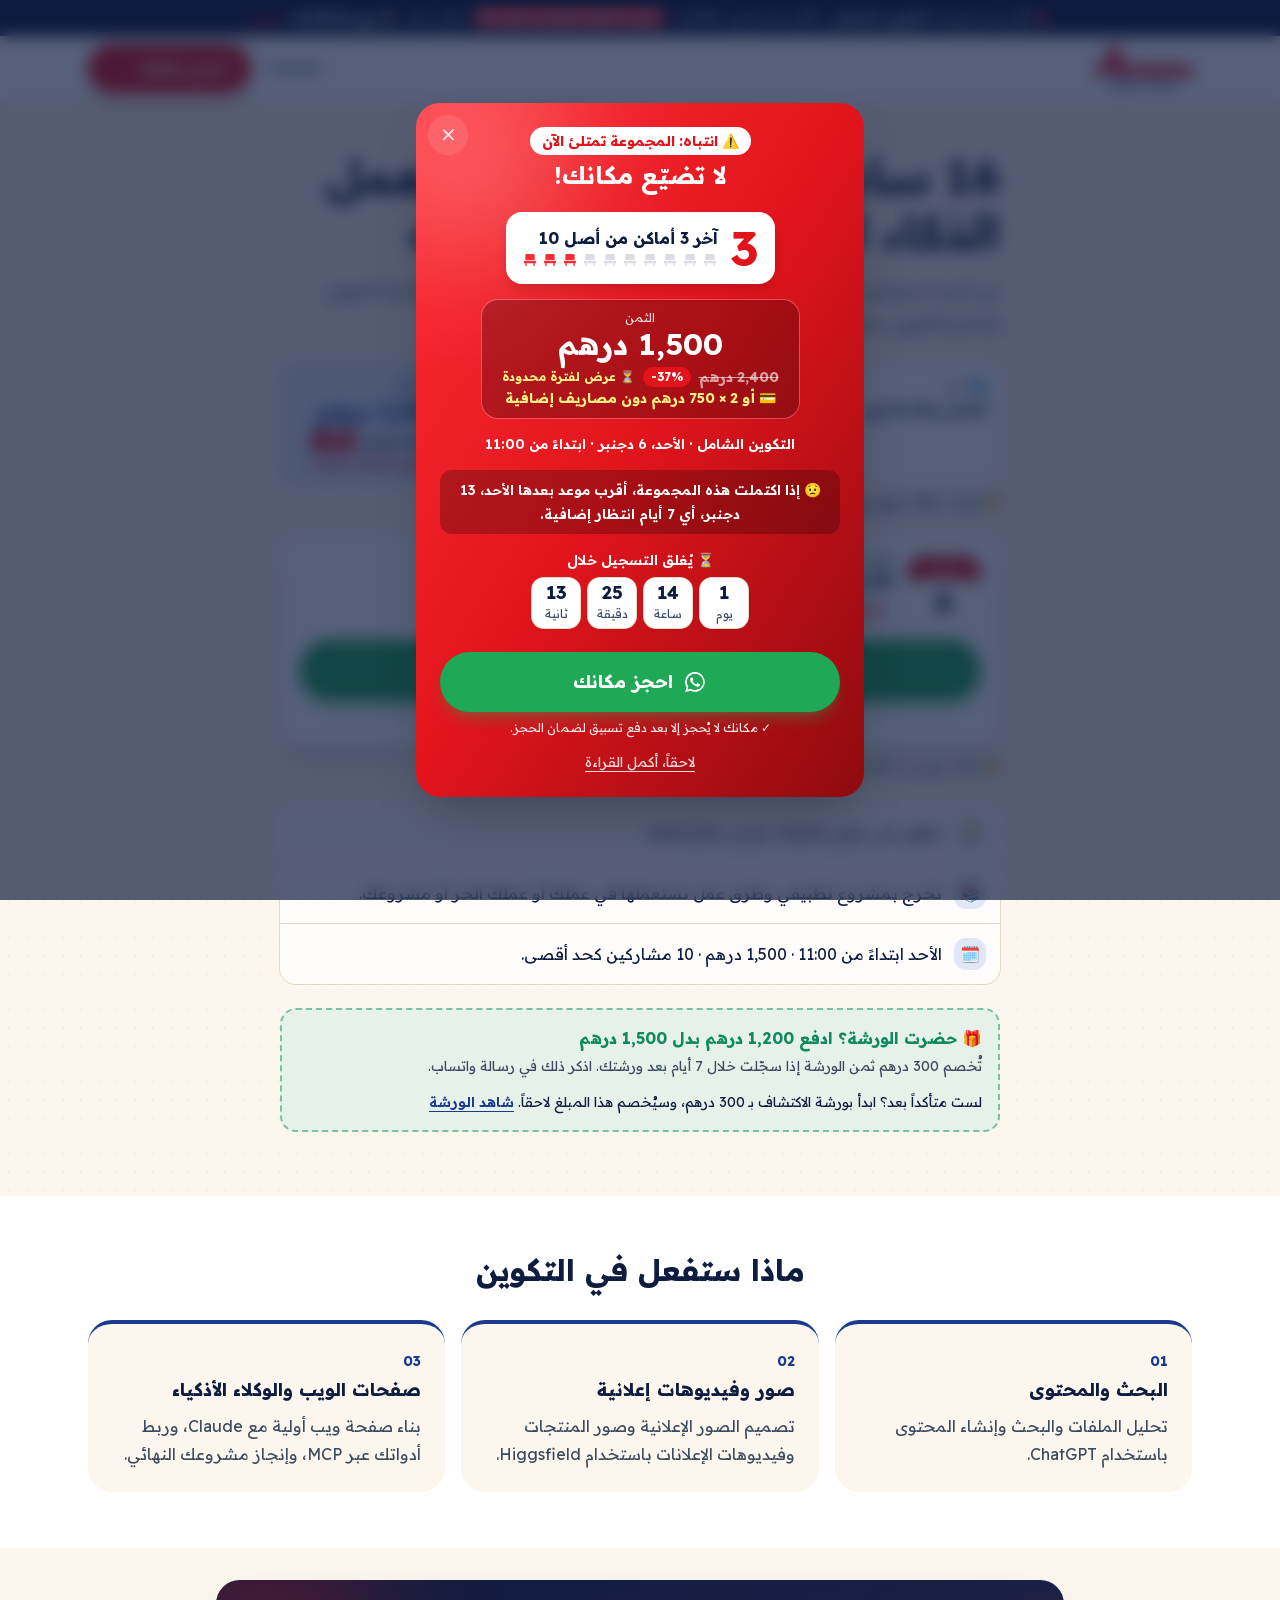
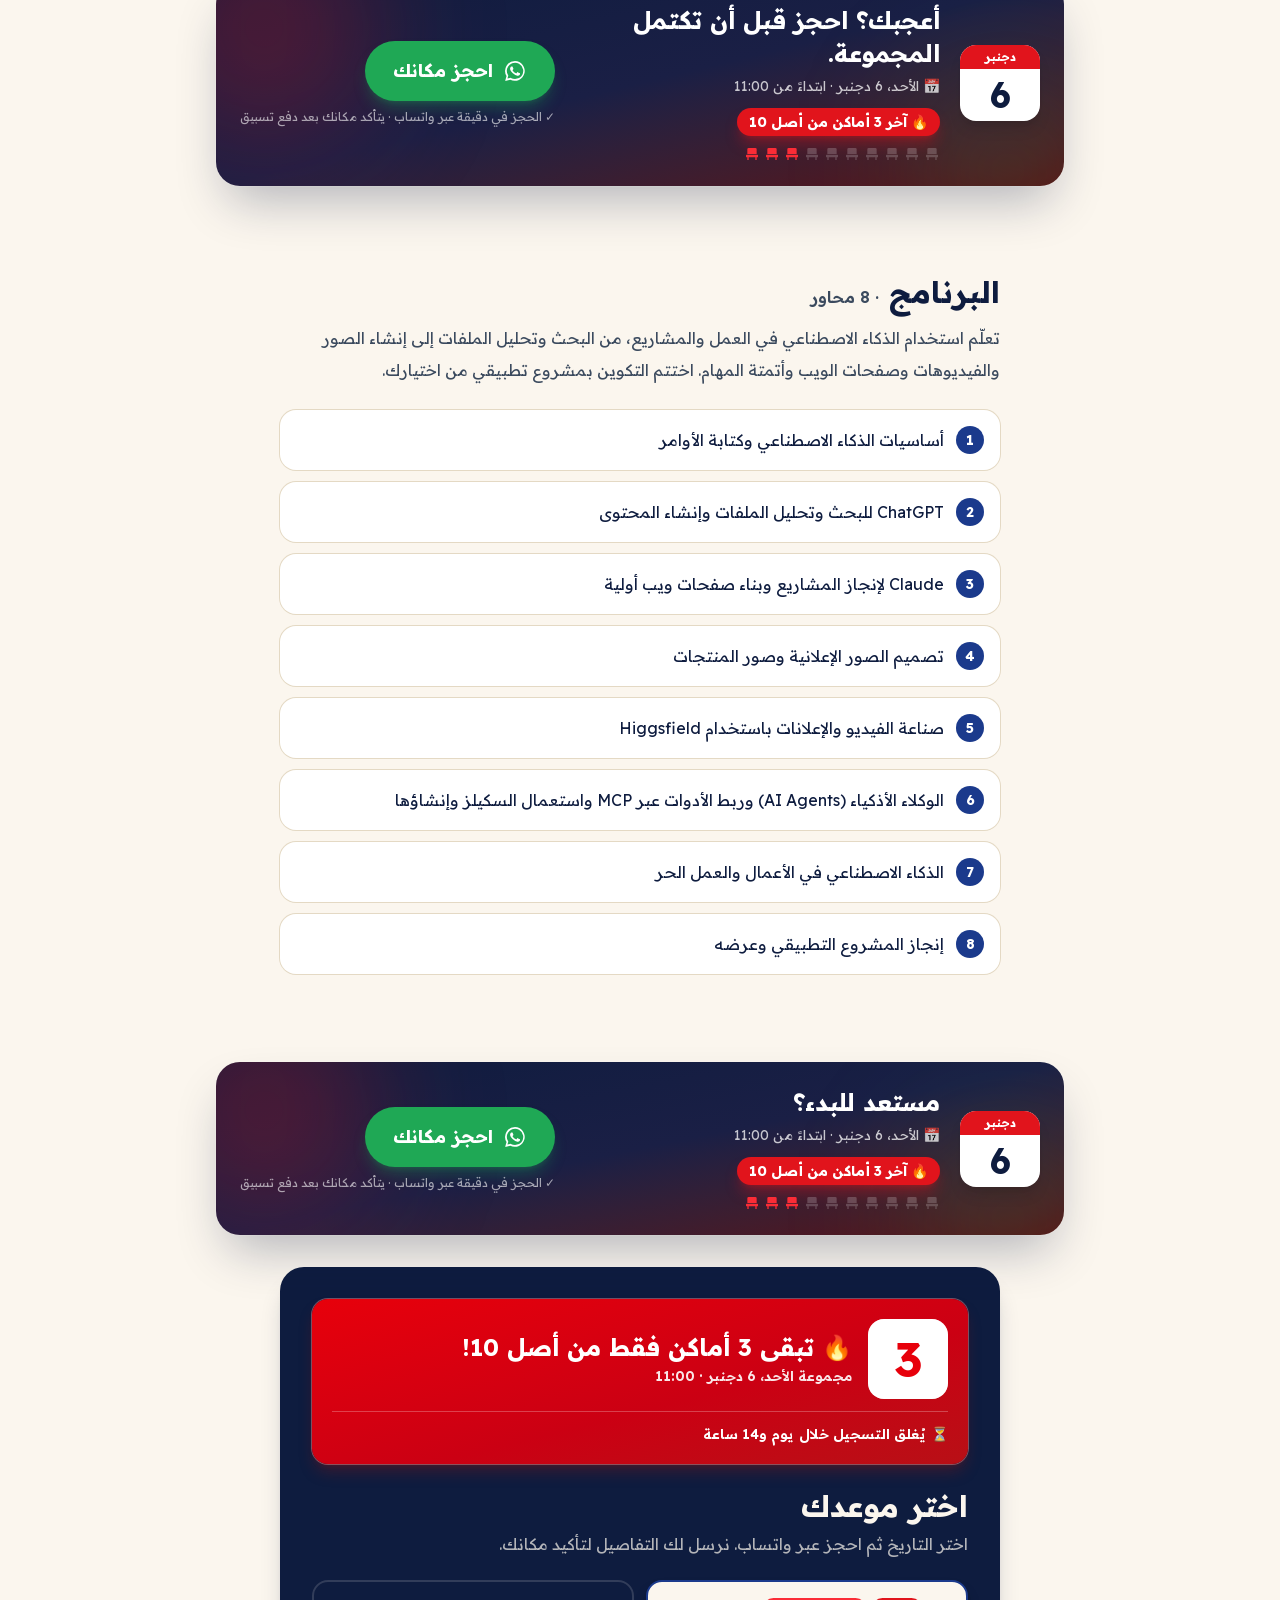
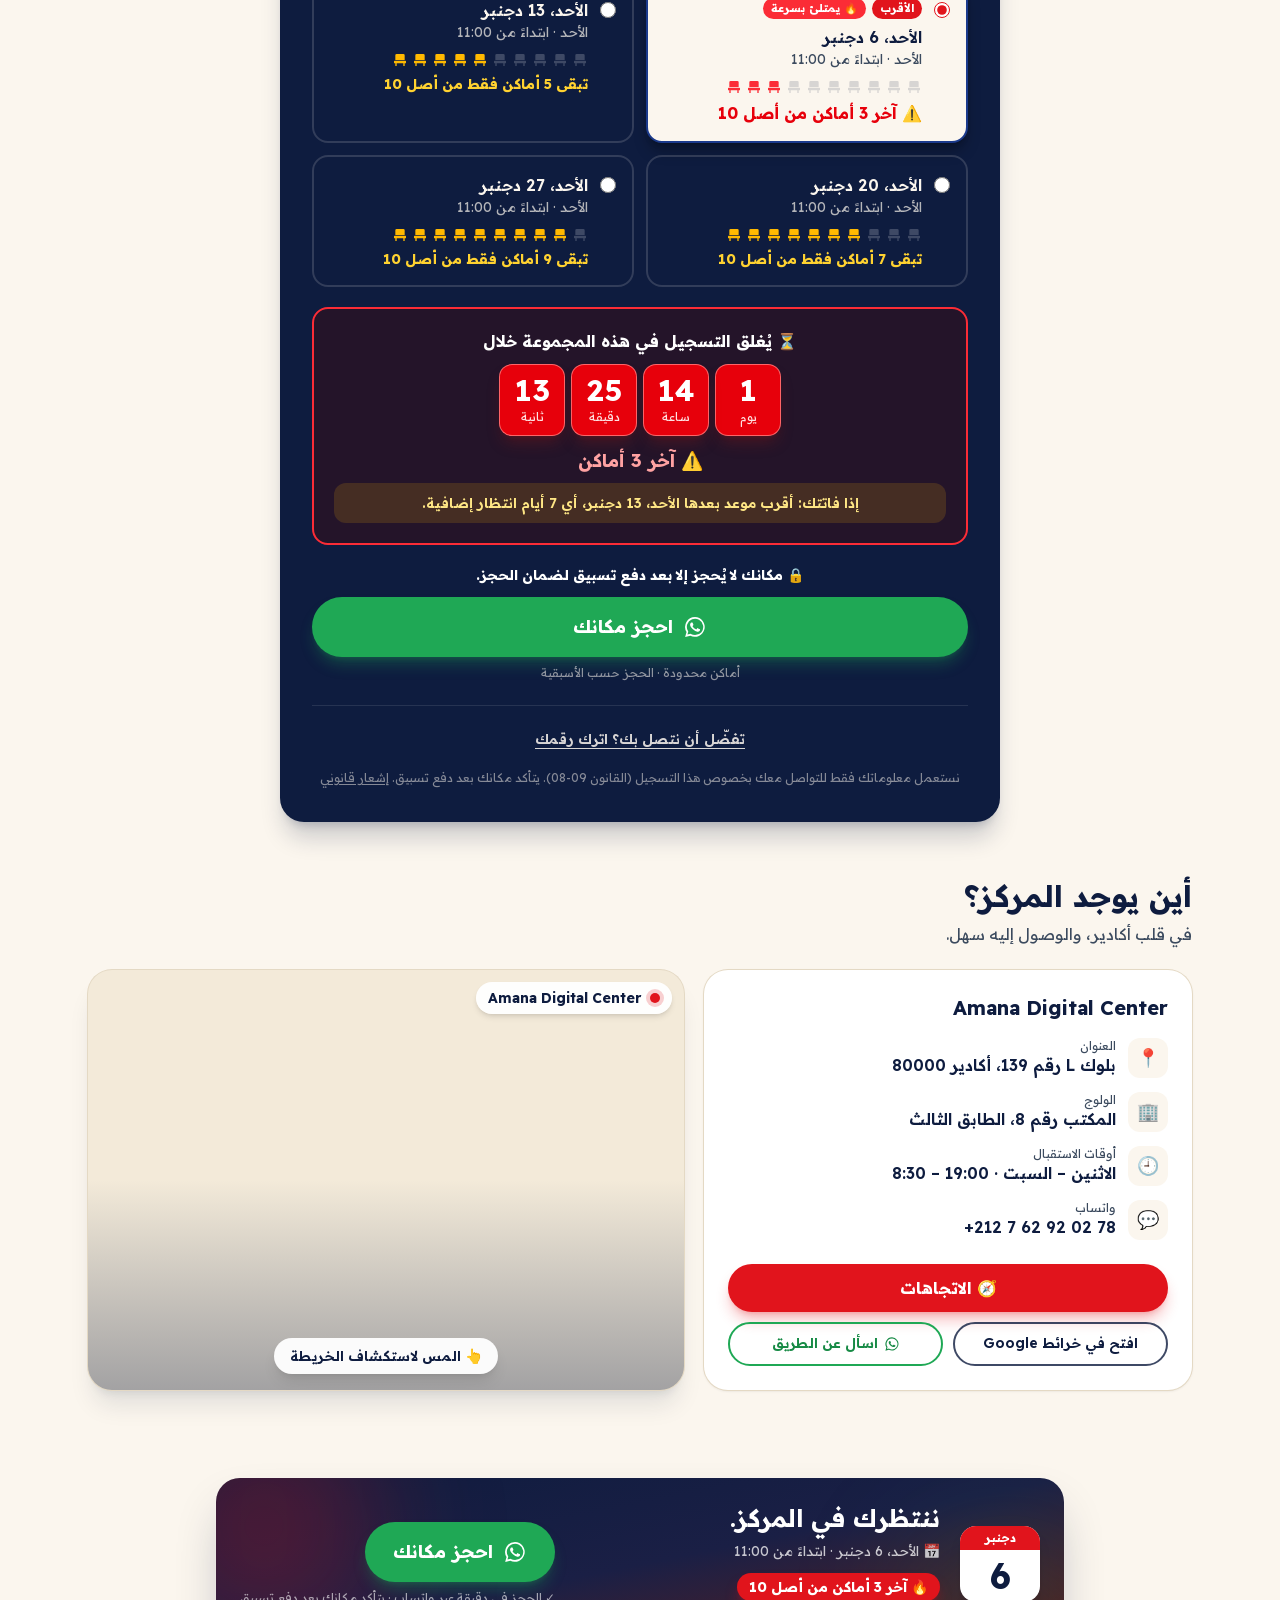
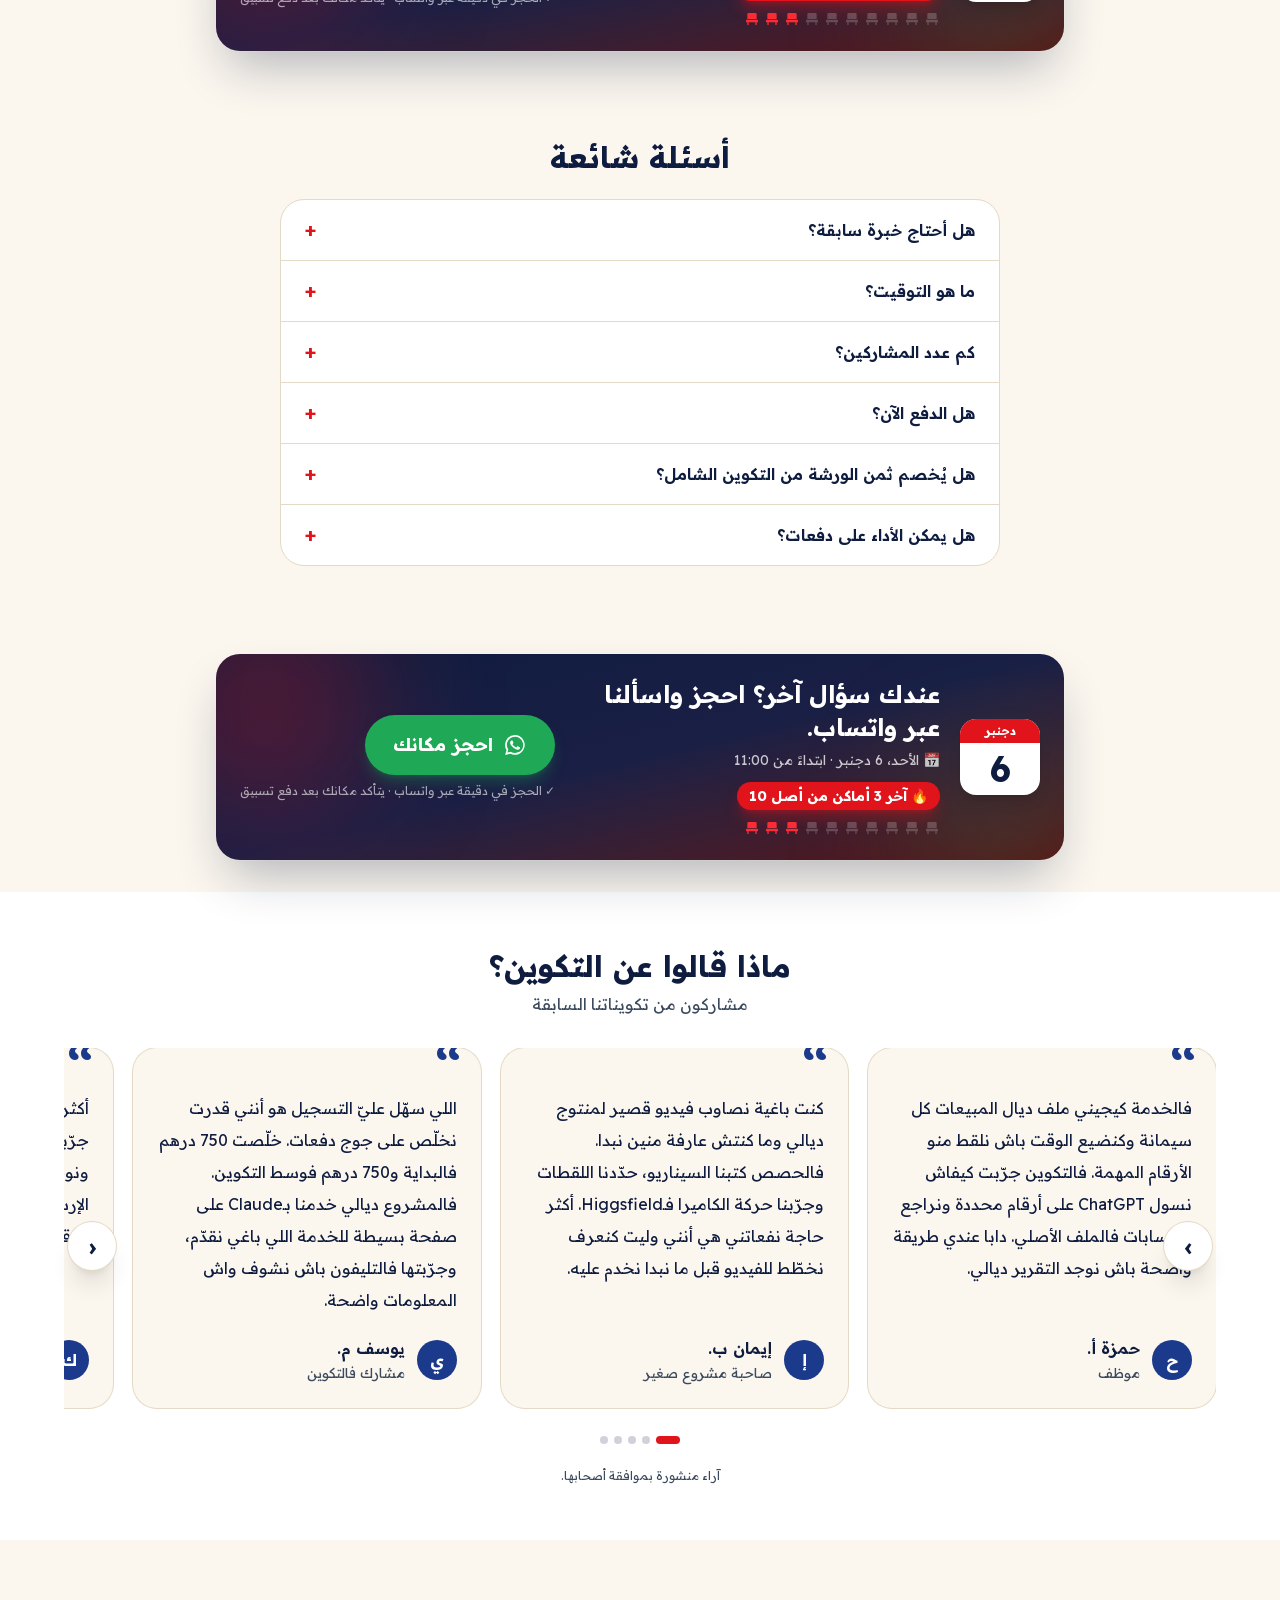
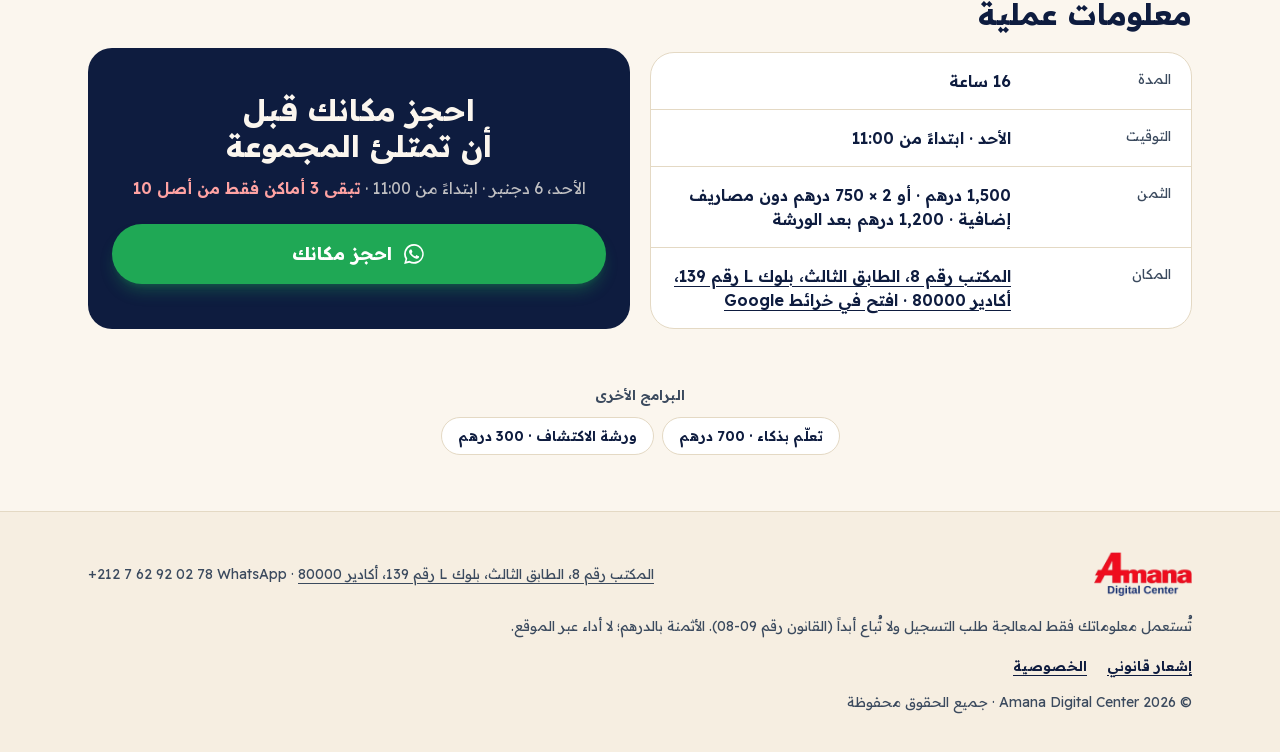
<file: formation/index.html>
<!DOCTYPE html><!--6xvqWqN4wyJeD01iprwZy--><html lang="ar" dir="rtl" class="__variable_fde2ff"><head><meta charSet="utf-8"/><meta name="viewport" content="width=device-width, initial-scale=1"/><link rel="preload" as="image" href="/images/logo.webp"/><link rel="stylesheet" href="/_next/static/css/e26277f3ff22387f.css" data-precedence="next"/><link rel="preload" as="script" fetchPriority="low" href="/_next/static/chunks/webpack-77b3fde2aa4f811e.js"/><script src="/_next/static/chunks/4bd1b696-c023c6e3521b1417.js" async=""></script><script src="/_next/static/chunks/255-0e5ac6cd71b0e266.js" async=""></script><script src="/_next/static/chunks/main-app-0b44889a16dc16d8.js" async=""></script><script src="/_next/static/chunks/715-25e0f812a141e232.js" async=""></script><script src="/_next/static/chunks/840-3f96a9b5f1add878.js" async=""></script><script src="/_next/static/chunks/565-ce7dba9de871165c.js" async=""></script><script src="/_next/static/chunks/608-59c527c5f470ddcc.js" async=""></script><script src="/_next/static/chunks/912-6f6e0437d111f77a.js" async=""></script><script src="/_next/static/chunks/app/(ar)/%5Boffer%5D/page-9166e13992b10035.js" async=""></script><meta name="theme-color" content="#0e1c3f"/><title>التكوين الشامل · 1,500 درهم · أكادير | Amana Digital Center</title><meta name="description" content="من البحث وتحليل الملفات إلى إنشاء الصور والفيديوهات وصفحات الويب وأتمتة المهام. وتختم التكوين بمشروع تطبيقي من اختيارك."/><meta name="robots" content="index, follow"/><link rel="canonical" href="https://ai.amanadigitalusa.com/formation/"/><link rel="alternate" hrefLang="fr" href="https://ai.amanadigitalusa.com/fr/formation/"/><link rel="alternate" hrefLang="ar" href="https://ai.amanadigitalusa.com/formation/"/><link rel="alternate" hrefLang="x-default" href="https://ai.amanadigitalusa.com/formation/"/><meta property="og:title" content="التكوين الشامل · 1,500 درهم · أكادير | Amana Digital Center"/><meta property="og:description" content="من البحث وتحليل الملفات إلى إنشاء الصور والفيديوهات وصفحات الويب وأتمتة المهام. وتختم التكوين بمشروع تطبيقي من اختيارك."/><meta property="og:url" content="https://ai.amanadigitalusa.com/formation/"/><meta property="og:site_name" content="Amana Digital Center"/><meta property="og:locale" content="ar_MA"/><meta property="og:image" content="https://ai.amanadigitalusa.com/og/ar-formation.png"/><meta property="og:image:width" content="1200"/><meta property="og:image:height" content="630"/><meta property="og:image:alt" content="التكوين الشامل · 1,500 درهم · أكادير | Amana Digital Center"/><meta property="og:type" content="website"/><meta name="twitter:card" content="summary_large_image"/><meta name="twitter:title" content="التكوين الشامل · 1,500 درهم · أكادير | Amana Digital Center"/><meta name="twitter:description" content="من البحث وتحليل الملفات إلى إنشاء الصور والفيديوهات وصفحات الويب وأتمتة المهام. وتختم التكوين بمشروع تطبيقي من اختيارك."/><meta name="twitter:image" content="https://ai.amanadigitalusa.com/og/ar-formation.png"/><link rel="icon" href="/icon.png?2f074693d754c445" type="image/png" sizes="192x192"/><link rel="apple-touch-icon" href="/apple-icon.png?5735bbc20b63a7ee" type="image/png" sizes="180x180"/><script src="/_next/static/chunks/polyfills-42372ed130431b0a.js" noModule=""></script></head><body class="font-sans"><div hidden=""><!--$--><!--/$--></div><a class="group block bg-ink text-sand transition hover:bg-[#13265a] focus-visible:outline-2 focus-visible:-outline-offset-2 focus-visible:outline-sun" href="/formation/#reserver"><div class="mx-auto flex max-w-6xl flex-wrap items-center justify-center gap-x-3 gap-y-1 px-4 py-2 text-[13px] leading-5 sm:text-sm"><span class="flex flex-wrap items-center justify-center gap-x-1.5 font-semibold"><span class="relative flex size-2.5" aria-hidden="true"><span class="absolute inline-flex size-full animate-ping rounded-full bg-red-400 opacity-75"></span><span class="relative inline-flex size-2.5 rounded-full bg-red-500"></span></span><span class="hidden text-sand/70 sm:inline">أقرب مجموعة<!-- -->:</span><span class="whitespace-nowrap">التكوين الشامل</span><span class="whitespace-nowrap text-sand/80">· <!-- -->الأحد، 22 نونبر<!-- --> · <!-- -->11:00</span></span><span class="flex flex-wrap items-center justify-center gap-x-2 gap-y-1"><span class="whitespace-nowrap rounded-full bg-red-500 px-2 py-0.5 text-xs font-bold text-white">تبقى 3 أماكن فقط من أصل 10</span><span class="hidden text-sand/70 sm:inline">يُغلق خلال</span><span class="flex items-center gap-1 whitespace-nowrap font-display font-bold text-white"><span aria-hidden="true">⏳</span><span class="tabular-nums" dir="ltr">--:--:--</span></span><span class="whitespace-nowrap font-bold text-sun transition group-hover:translate-x-0.5 rtl:group-hover:-translate-x-0.5">احجز<!-- --> <!-- -->←</span></span></div></a><header class="sticky top-0 z-40 border-b border-line/70 bg-white/95 backdrop-blur"><div class="mx-auto flex h-16 max-w-6xl items-center justify-between gap-3 px-4 sm:px-6"><a class="flex items-center" aria-label="Amana Digital Center" href="/"><img src="/images/logo.webp" alt="Amana Digital Center" decoding="async" class="h-11 w-auto " width="823" height="369"/></a><div class="flex items-center gap-2"><a hrefLang="fr" lang="fr" class="rounded-full px-2.5 py-1.5 text-xs font-semibold text-ink-soft underline-offset-4 transition hover:text-ink hover:underline" href="/fr/formation/">Français</a><a href="#reserver" class="book-pulse inline-flex min-h-12 items-center gap-2 rounded-full bg-sun px-5 py-3 text-base font-extrabold text-white shadow-lg shadow-sun/40 ring-2 ring-white transition hover:scale-[1.03] hover:bg-[#b80f16] active:scale-95 sm:px-6"><span class="hidden min-[400px]:inline">احجز مكانك</span><span class="min-[400px]:hidden">احجز</span><span aria-hidden="true" class="text-lg leading-none rtl:-scale-x-100">→</span></a></div></div></header><main><section class="relative overflow-hidden"><div class="grain pointer-events-none absolute inset-0 opacity-60" aria-hidden="true"></div><div class="relative mx-auto grid items-center gap-8 px-4 pb-12 pt-8 sm:px-6 sm:pt-12 lg:gap-12 lg:pb-16 max-w-3xl"><div><h1 class="text-balance font-display text-3xl font-bold leading-tight sm:text-5xl sm:leading-[1.15]">16 ساعة من التطبيق لتستعمل الذكاء الاصطناعي في عملك</h1><p class="mt-4 text-lg leading-8 text-ink-soft">من البحث وتحليل الملفات إلى إنشاء الصور والفيديوهات وصفحات الويب وأتمتة المهام. وتختم التكوين بمشروع تطبيقي من اختيارك.</p><dl class="mt-6 grid grid-cols-2 overflow-hidden rounded-2xl bg-white ring-1 ring-line sm:grid-cols-4"><div class="p-3.5 border-e border-line sm:border-e sm:border-line border-b border-line sm:border-b-0"><dt class="flex items-center gap-1.5 text-xs text-ink-soft"><span aria-hidden="true">👥</span>لمن</dt><dd class="mt-1 font-semibold leading-snug">للعمل والمشاريع</dd></div><div class="p-3.5  sm:border-e sm:border-line border-b border-line sm:border-b-0"><dt class="flex items-center gap-1.5 text-xs text-ink-soft"><span aria-hidden="true">⏱️</span>المدة</dt><dd class="mt-1 font-semibold leading-snug">16 ساعة</dd></div><div class="p-3.5 border-e border-line sm:border-e sm:border-line "><dt class="flex items-center gap-1.5 text-xs text-ink-soft"><span aria-hidden="true">📍</span>المكان</dt><dd class="mt-1 font-semibold leading-snug">أكادير · حضوري</dd></div><div class="p-3.5 bg-ocean-soft"><dt class="flex items-center gap-1.5 text-xs text-ink-soft"><span aria-hidden="true">💰</span>الثمن</dt><dd class="mt-0.5 font-display text-2xl font-bold text-ocean">1,500 درهم</dd><span class="inline-flex flex-wrap items-center gap-x-2 gap-y-1 mt-1 text-sm"><s class="font-bold text-ink-soft">2,400 درهم</s><span class="rounded-full bg-sun px-2 py-0.5 text-xs font-black text-white" dir="ltr">-<!-- -->37<!-- -->%</span><span class="text-xs font-bold text-sun">⏳ <!-- -->عرض لفترة محدودة</span></span></div></dl><p class="mt-2 flex flex-wrap gap-x-4 gap-y-1 text-sm font-semibold"><span class="text-ocean">💳 <!-- -->أو 2 × 750 درهم دون مصاريف إضافية</span></p><div class="rounded-3xl bg-white p-4 shadow-xl shadow-ink/10 ring-1 ring-line sm:p-5 mt-5"><div class="flex items-center gap-4"><div class="w-16 shrink-0 overflow-hidden rounded-2xl text-center ring-1 ring-line sm:w-[4.5rem]"><div class="bg-sun py-1 text-xs font-bold uppercase text-white">نونبر</div><div class="py-1.5 font-display text-3xl font-black leading-none text-ink">22</div></div><div class="min-w-0 flex-1"><p class="text-xs font-semibold text-ink-soft">أقرب موعد</p><p class="font-display text-lg font-bold leading-snug">الأحد<!-- --> · <span dir="ltr">ابتداءً من 11:00</span></p><span class="mt-1.5 inline-flex items-center gap-1.5 whitespace-nowrap rounded-full px-2.5 py-0.5 text-sm font-bold bg-red-50 text-red-600 ring-1 ring-red-200"><span class="size-1.5 rounded-full animate-pulse bg-red-500" aria-hidden="true"></span>آخر 3 أماكن من أصل 10</span></div></div><a href="https://wa.me/212762920278?text=%D8%A7%D9%84%D8%B3%D9%84%D8%A7%D9%85%20%D8%B9%D9%84%D9%8A%D9%83%D9%85%D8%8C%20%D8%A3%D9%86%D8%A7%20%D9%85%D9%87%D8%AA%D9%85(%D8%A9)%20%D8%A8%D8%A7%D9%84%D8%AA%D9%83%D9%88%D9%8A%D9%86%20%D8%A7%D9%84%D8%B4%D8%A7%D9%85%D9%84%20%D9%81%D9%8A%20%D8%A7%D9%84%D8%B0%D9%83%D8%A7%D8%A1%20%D8%A7%D9%84%D8%A7%D8%B5%D8%B7%D9%86%D8%A7%D8%B9%D9%8A%20(16%20%D8%B3%D8%A7%D8%B9%D8%A9%D8%8C%201%2C500%20%D8%AF%D8%B1%D9%87%D9%85).%0A%D8%A7%D9%84%D9%85%D9%88%D8%B9%D8%AF%20%D8%A7%D9%84%D9%85%D9%81%D8%B6%D9%91%D9%84%3A%20%D8%A7%D9%84%D8%A3%D8%AD%D8%AF%D8%8C%2022%20%D9%86%D9%88%D9%86%D8%A8%D8%B1%D8%8C%20%D8%A7%D8%A8%D8%AA%D8%AF%D8%A7%D8%A1%D9%8B%20%D9%85%D9%86%2011%3A00%0A%D8%AD%D8%B6%D8%B1%D8%AA%20%D8%A7%D9%84%D9%88%D8%B1%D8%B4%D8%A9%3A%20%D9%86%D8%B9%D9%85%20%2F%20%D9%84%D8%A7%0A%D8%A3%D8%B1%D8%AC%D9%88%20%D8%A5%D8%B1%D8%B3%D8%A7%D9%84%20%D8%A7%D9%84%D8%AA%D9%81%D8%A7%D8%B5%D9%8A%D9%84%20%D9%84%D9%84%D8%AD%D8%AC%D8%B2.%0A%D8%B7%D8%B1%D9%8A%D9%82%D8%A9%20%D8%A7%D9%84%D8%A3%D8%AF%D8%A7%D8%A1%20%D8%A7%D9%84%D9%85%D9%81%D8%B6%D9%91%D9%84%D8%A9%3A%20%D8%AF%D9%81%D8%B9%D8%A9%20%D9%88%D8%A7%D8%AD%D8%AF%D8%A9%20%2F%20%D8%AF%D9%81%D8%B9%D8%AA%D9%8A%D9%86" target="_blank" rel="noopener noreferrer" class="inline-flex items-center justify-center gap-2.5 rounded-full bg-[#1fa855] font-bold text-white shadow-lg shadow-[#1fa855]/30 transition hover:bg-[#178a45] focus-visible:outline-2 focus-visible:outline-offset-2 focus-visible:outline-[#1fa855] px-7 py-4 text-lg mt-4 w-full"><svg viewBox="0 0 24 24" fill="currentColor" class="size-6" aria-hidden="true"><path d="M12.04 2a9.9 9.9 0 0 0-8.5 15l-1.4 5.1 5.2-1.37A9.9 9.9 0 1 0 12.04 2Zm0 18.1a8.2 8.2 0 0 1-4.18-1.15l-.3-.18-3.09.81.83-3.01-.2-.31a8.2 8.2 0 1 1 6.94 3.84Zm4.5-6.14c-.25-.12-1.46-.72-1.69-.8-.23-.08-.39-.12-.56.13-.16.24-.64.8-.78.96-.14.17-.29.19-.53.06a6.7 6.7 0 0 1-3.32-2.9c-.25-.43.25-.4.72-1.33.08-.16.04-.3-.02-.43-.06-.12-.56-1.34-.76-1.84-.2-.48-.4-.41-.56-.42h-.47a.9.9 0 0 0-.66.31 2.76 2.76 0 0 0-.86 2.06 4.8 4.8 0 0 0 1 2.55 11 11 0 0 0 4.2 3.7c1.56.68 2.18.73 2.96.62.48-.07 1.46-.6 1.67-1.18.2-.58.2-1.07.14-1.18-.06-.1-.22-.16-.47-.29Z"></path></svg>احجز مكانك</a><p class="mt-2.5 text-center text-xs font-medium text-ink-soft">✓ <!-- -->الحجز في دقيقة عبر واتساب · يتأكد مكانك بعد دفع تسبيق</p></div><p class="mt-3 text-sm text-ink-soft">💳 <!-- -->750 درهم عند تأكيد مكانك، و750 درهم في منتصف التكوين.</p><ul class="mt-6 divide-y divide-line overflow-hidden rounded-2xl bg-white/70 ring-1 ring-line"><li class="flex items-start gap-3 p-3.5 leading-7"><span class="grid size-8 shrink-0 place-items-center rounded-xl bg-ocean-soft text-ocean text-base" aria-hidden="true">💡</span><span class="pt-0.5">تطبّق على مهام حقيقية، وليس نظرياً فقط.</span></li><li class="flex items-start gap-3 p-3.5 leading-7"><span class="grid size-8 shrink-0 place-items-center rounded-xl bg-ocean-soft text-ocean text-base" aria-hidden="true">📚</span><span class="pt-0.5">تخرج بمشروع تطبيقي وطرق عمل تستعملها في عملك أو عملك الحر أو مشروعك.</span></li><li class="flex items-start gap-3 p-3.5 leading-7"><span class="grid size-8 shrink-0 place-items-center rounded-xl bg-ocean-soft text-ocean text-base" aria-hidden="true">🗓️</span><span class="pt-0.5">الأحد ابتداءً من 11:00 · 1,500 درهم · 10 مشاركين كحد أقصى.</span></li></ul><div class="mt-6 rounded-2xl border-2 border-dashed border-palm/50 bg-palm-soft/60 p-4"><p class="font-display font-bold text-palm">🎁 <!-- -->حضرت الورشة؟ ادفع 1,200 درهم بدل 1,500 درهم</p><p class="mt-1 text-sm leading-6 text-ink-soft">تُخصم 300 درهم ثمن الورشة إذا سجّلت خلال 7 أيام بعد ورشتك. اذكر ذلك في رسالة واتساب.</p><p class="mt-3 text-sm leading-6">لست متأكداً بعد؟ ابدأ بورشة الاكتشاف بـ 300 درهم، وسيُخصم هذا المبلغ لاحقاً.<!-- --> <a class="font-semibold text-ocean underline underline-offset-4" href="/atelier/">شاهد الورشة</a></p></div></div></div></section><section class="bg-white py-14" aria-labelledby="examples-title"><div class="mx-auto max-w-6xl px-4 sm:px-6"><h2 id="examples-title" class="text-center font-display text-2xl font-bold sm:text-3xl">ماذا ستفعل في التكوين</h2><div class="mt-8 grid gap-4 md:grid-cols-3"><div class="rounded-3xl border-t-4 border-ocean bg-sand p-6"><span class="font-display text-sm font-bold text-ocean">0<!-- -->1</span><h3 class="mt-1 font-display text-lg font-bold">البحث والمحتوى</h3><p class="mt-2 leading-7 text-ink-soft">تحليل الملفات والبحث وإنشاء المحتوى باستخدام ChatGPT.</p></div><div class="rounded-3xl border-t-4 border-ocean bg-sand p-6"><span class="font-display text-sm font-bold text-ocean">0<!-- -->2</span><h3 class="mt-1 font-display text-lg font-bold">صور وفيديوهات إعلانية</h3><p class="mt-2 leading-7 text-ink-soft">تصميم الصور الإعلانية وصور المنتجات وفيديوهات الإعلانات باستخدام Higgsfield.</p></div><div class="rounded-3xl border-t-4 border-ocean bg-sand p-6"><span class="font-display text-sm font-bold text-ocean">0<!-- -->3</span><h3 class="mt-1 font-display text-lg font-bold">صفحات الويب والوكلاء الأذكياء</h3><p class="mt-2 leading-7 text-ink-soft">بناء صفحة ويب أولية مع Claude، وربط أدواتك عبر MCP، وإنجاز مشروعك النهائي.</p></div></div></div></section><div class="mx-auto max-w-4xl px-4 py-8 sm:px-6"><div class="relative overflow-hidden rounded-3xl bg-gradient-to-br from-ink via-[#1a1f45] to-[#5c0a12] p-5 text-white shadow-2xl shadow-ink/30 ring-1 ring-white/10 sm:p-6"><span class="pointer-events-none absolute -end-16 -top-16 size-56 rounded-full bg-sun/30 blur-3xl" aria-hidden="true"></span><span class="pointer-events-none absolute -bottom-20 -start-10 size-48 rounded-full bg-[#1fa855]/20 blur-3xl" aria-hidden="true"></span><div class="relative flex flex-col gap-5 sm:flex-row sm:items-center"><div class="hidden w-20 shrink-0 overflow-hidden rounded-2xl bg-white text-center shadow-lg sm:block"><div class="bg-sun py-1 text-xs font-bold uppercase">نونبر</div><div class="py-2 font-display text-4xl font-black leading-none text-ink">22</div></div><div class="min-w-0 flex-1 text-center sm:text-start"><p class="font-display text-xl font-black leading-snug sm:text-2xl">أعجبك؟ احجز قبل أن تكتمل المجموعة.</p><p class="mt-1.5 text-sm text-white/75">📅 <!-- -->الأحد، 22 نونبر<!-- --> · <span dir="ltr">ابتداءً من 11:00</span></p><div class="mt-3 flex flex-wrap items-center justify-center gap-2.5 sm:justify-start"><span class="inline-flex items-center gap-1.5 rounded-full px-3 py-1 text-sm font-bold animate-pulse bg-sun text-white shadow-lg shadow-sun/40">🔥<!-- --> <!-- -->آخر 3 أماكن من أصل 10</span><span class="flex flex-wrap gap-1" aria-hidden="true"><svg viewBox="0 0 24 24" fill="currentColor" class="size-4 text-white/20"><path d="M7 3h10a2 2 0 0 1 2 2v7H5V5a2 2 0 0 1 2-2Zm-3 10h16a1 1 0 0 1 1 1v2a1 1 0 0 1-1 1h-1v4h-2v-4H7v4H5v-4H4a1 1 0 0 1-1-1v-2a1 1 0 0 1 1-1Z"></path></svg><svg viewBox="0 0 24 24" fill="currentColor" class="size-4 text-white/20"><path d="M7 3h10a2 2 0 0 1 2 2v7H5V5a2 2 0 0 1 2-2Zm-3 10h16a1 1 0 0 1 1 1v2a1 1 0 0 1-1 1h-1v4h-2v-4H7v4H5v-4H4a1 1 0 0 1-1-1v-2a1 1 0 0 1 1-1Z"></path></svg><svg viewBox="0 0 24 24" fill="currentColor" class="size-4 text-white/20"><path d="M7 3h10a2 2 0 0 1 2 2v7H5V5a2 2 0 0 1 2-2Zm-3 10h16a1 1 0 0 1 1 1v2a1 1 0 0 1-1 1h-1v4h-2v-4H7v4H5v-4H4a1 1 0 0 1-1-1v-2a1 1 0 0 1 1-1Z"></path></svg><svg viewBox="0 0 24 24" fill="currentColor" class="size-4 text-white/20"><path d="M7 3h10a2 2 0 0 1 2 2v7H5V5a2 2 0 0 1 2-2Zm-3 10h16a1 1 0 0 1 1 1v2a1 1 0 0 1-1 1h-1v4h-2v-4H7v4H5v-4H4a1 1 0 0 1-1-1v-2a1 1 0 0 1 1-1Z"></path></svg><svg viewBox="0 0 24 24" fill="currentColor" class="size-4 text-white/20"><path d="M7 3h10a2 2 0 0 1 2 2v7H5V5a2 2 0 0 1 2-2Zm-3 10h16a1 1 0 0 1 1 1v2a1 1 0 0 1-1 1h-1v4h-2v-4H7v4H5v-4H4a1 1 0 0 1-1-1v-2a1 1 0 0 1 1-1Z"></path></svg><svg viewBox="0 0 24 24" fill="currentColor" class="size-4 text-white/20"><path d="M7 3h10a2 2 0 0 1 2 2v7H5V5a2 2 0 0 1 2-2Zm-3 10h16a1 1 0 0 1 1 1v2a1 1 0 0 1-1 1h-1v4h-2v-4H7v4H5v-4H4a1 1 0 0 1-1-1v-2a1 1 0 0 1 1-1Z"></path></svg><svg viewBox="0 0 24 24" fill="currentColor" class="size-4 text-white/20"><path d="M7 3h10a2 2 0 0 1 2 2v7H5V5a2 2 0 0 1 2-2Zm-3 10h16a1 1 0 0 1 1 1v2a1 1 0 0 1-1 1h-1v4h-2v-4H7v4H5v-4H4a1 1 0 0 1-1-1v-2a1 1 0 0 1 1-1Z"></path></svg><svg viewBox="0 0 24 24" fill="currentColor" class="size-4 text-red-500"><path d="M7 3h10a2 2 0 0 1 2 2v7H5V5a2 2 0 0 1 2-2Zm-3 10h16a1 1 0 0 1 1 1v2a1 1 0 0 1-1 1h-1v4h-2v-4H7v4H5v-4H4a1 1 0 0 1-1-1v-2a1 1 0 0 1 1-1Z"></path></svg><svg viewBox="0 0 24 24" fill="currentColor" class="size-4 text-red-500"><path d="M7 3h10a2 2 0 0 1 2 2v7H5V5a2 2 0 0 1 2-2Zm-3 10h16a1 1 0 0 1 1 1v2a1 1 0 0 1-1 1h-1v4h-2v-4H7v4H5v-4H4a1 1 0 0 1-1-1v-2a1 1 0 0 1 1-1Z"></path></svg><svg viewBox="0 0 24 24" fill="currentColor" class="size-4 text-red-500"><path d="M7 3h10a2 2 0 0 1 2 2v7H5V5a2 2 0 0 1 2-2Zm-3 10h16a1 1 0 0 1 1 1v2a1 1 0 0 1-1 1h-1v4h-2v-4H7v4H5v-4H4a1 1 0 0 1-1-1v-2a1 1 0 0 1 1-1Z"></path></svg></span></div></div><div class="shrink-0"><a href="https://wa.me/212762920278?text=%D8%A7%D9%84%D8%B3%D9%84%D8%A7%D9%85%20%D8%B9%D9%84%D9%8A%D9%83%D9%85%D8%8C%20%D8%A3%D9%86%D8%A7%20%D9%85%D9%87%D8%AA%D9%85(%D8%A9)%20%D8%A8%D8%A7%D9%84%D8%AA%D9%83%D9%88%D9%8A%D9%86%20%D8%A7%D9%84%D8%B4%D8%A7%D9%85%D9%84%20%D9%81%D9%8A%20%D8%A7%D9%84%D8%B0%D9%83%D8%A7%D8%A1%20%D8%A7%D9%84%D8%A7%D8%B5%D8%B7%D9%86%D8%A7%D8%B9%D9%8A%20(16%20%D8%B3%D8%A7%D8%B9%D8%A9%D8%8C%201%2C500%20%D8%AF%D8%B1%D9%87%D9%85).%0A%D8%A7%D9%84%D9%85%D9%88%D8%B9%D8%AF%20%D8%A7%D9%84%D9%85%D9%81%D8%B6%D9%91%D9%84%3A%20%D8%A7%D9%84%D8%A3%D8%AD%D8%AF%D8%8C%2022%20%D9%86%D9%88%D9%86%D8%A8%D8%B1%D8%8C%20%D8%A7%D8%A8%D8%AA%D8%AF%D8%A7%D8%A1%D9%8B%20%D9%85%D9%86%2011%3A00%0A%D8%AD%D8%B6%D8%B1%D8%AA%20%D8%A7%D9%84%D9%88%D8%B1%D8%B4%D8%A9%3A%20%D9%86%D8%B9%D9%85%20%2F%20%D9%84%D8%A7%0A%D8%A3%D8%B1%D8%AC%D9%88%20%D8%A5%D8%B1%D8%B3%D8%A7%D9%84%20%D8%A7%D9%84%D8%AA%D9%81%D8%A7%D8%B5%D9%8A%D9%84%20%D9%84%D9%84%D8%AD%D8%AC%D8%B2.%0A%D8%B7%D8%B1%D9%8A%D9%82%D8%A9%20%D8%A7%D9%84%D8%A3%D8%AF%D8%A7%D8%A1%20%D8%A7%D9%84%D9%85%D9%81%D8%B6%D9%91%D9%84%D8%A9%3A%20%D8%AF%D9%81%D8%B9%D8%A9%20%D9%88%D8%A7%D8%AD%D8%AF%D8%A9%20%2F%20%D8%AF%D9%81%D8%B9%D8%AA%D9%8A%D9%86" target="_blank" rel="noopener noreferrer" class="inline-flex items-center justify-center gap-2.5 rounded-full bg-[#1fa855] font-bold text-white shadow-lg shadow-[#1fa855]/30 transition hover:bg-[#178a45] focus-visible:outline-2 focus-visible:outline-offset-2 focus-visible:outline-[#1fa855] px-7 py-4 text-lg pulse-ring w-full sm:w-auto"><svg viewBox="0 0 24 24" fill="currentColor" class="size-6" aria-hidden="true"><path d="M12.04 2a9.9 9.9 0 0 0-8.5 15l-1.4 5.1 5.2-1.37A9.9 9.9 0 1 0 12.04 2Zm0 18.1a8.2 8.2 0 0 1-4.18-1.15l-.3-.18-3.09.81.83-3.01-.2-.31a8.2 8.2 0 1 1 6.94 3.84Zm4.5-6.14c-.25-.12-1.46-.72-1.69-.8-.23-.08-.39-.12-.56.13-.16.24-.64.8-.78.96-.14.17-.29.19-.53.06a6.7 6.7 0 0 1-3.32-2.9c-.25-.43.25-.4.72-1.33.08-.16.04-.3-.02-.43-.06-.12-.56-1.34-.76-1.84-.2-.48-.4-.41-.56-.42h-.47a.9.9 0 0 0-.66.31 2.76 2.76 0 0 0-.86 2.06 4.8 4.8 0 0 0 1 2.55 11 11 0 0 0 4.2 3.7c1.56.68 2.18.73 2.96.62.48-.07 1.46-.6 1.67-1.18.2-.58.2-1.07.14-1.18-.06-.1-.22-.16-.47-.29Z"></path></svg>احجز مكانك</a><p class="mt-2 text-center text-xs text-white/60">✓ <!-- -->الحجز في دقيقة عبر واتساب · يتأكد مكانك بعد دفع تسبيق</p></div></div></div></div><section class="mx-auto max-w-3xl px-4 py-14 sm:px-6" aria-labelledby="programme-title"><h2 id="programme-title" class="font-display text-2xl font-bold sm:text-3xl">البرنامج<!-- --> <span class="text-base font-semibold text-ink-soft">· <!-- -->8<!-- --> <!-- -->محاور</span></h2><p class="mt-3 leading-8 text-ink-soft">تعلّم استخدام الذكاء الاصطناعي في العمل والمشاريع، من البحث وتحليل الملفات إلى إنشاء الصور والفيديوهات وصفحات الويب وأتمتة المهام. اختتم التكوين بمشروع تطبيقي من اختيارك.</p><ol class="mt-6 space-y-3"><li class="flex gap-3 rounded-2xl bg-white p-4 leading-7 ring-1 ring-line"><span class="grid size-7 shrink-0 place-items-center rounded-full bg-ocean text-sm font-bold text-white">1</span>أساسيات الذكاء الاصطناعي وكتابة الأوامر</li><li class="flex gap-3 rounded-2xl bg-white p-4 leading-7 ring-1 ring-line"><span class="grid size-7 shrink-0 place-items-center rounded-full bg-ocean text-sm font-bold text-white">2</span>ChatGPT للبحث وتحليل الملفات وإنشاء المحتوى</li><li class="flex gap-3 rounded-2xl bg-white p-4 leading-7 ring-1 ring-line"><span class="grid size-7 shrink-0 place-items-center rounded-full bg-ocean text-sm font-bold text-white">3</span>Claude لإنجاز المشاريع وبناء صفحات ويب أولية</li><li class="flex gap-3 rounded-2xl bg-white p-4 leading-7 ring-1 ring-line"><span class="grid size-7 shrink-0 place-items-center rounded-full bg-ocean text-sm font-bold text-white">4</span>تصميم الصور الإعلانية وصور المنتجات</li><li class="flex gap-3 rounded-2xl bg-white p-4 leading-7 ring-1 ring-line"><span class="grid size-7 shrink-0 place-items-center rounded-full bg-ocean text-sm font-bold text-white">5</span>صناعة الفيديو والإعلانات باستخدام Higgsfield</li><li class="flex gap-3 rounded-2xl bg-white p-4 leading-7 ring-1 ring-line"><span class="grid size-7 shrink-0 place-items-center rounded-full bg-ocean text-sm font-bold text-white">6</span>الوكلاء الأذكياء (AI Agents) وربط الأدوات عبر MCP واستعمال السكيلز وإنشاؤها</li><li class="flex gap-3 rounded-2xl bg-white p-4 leading-7 ring-1 ring-line"><span class="grid size-7 shrink-0 place-items-center rounded-full bg-ocean text-sm font-bold text-white">7</span>الذكاء الاصطناعي في الأعمال والعمل الحر</li><li class="flex gap-3 rounded-2xl bg-white p-4 leading-7 ring-1 ring-line"><span class="grid size-7 shrink-0 place-items-center rounded-full bg-ocean text-sm font-bold text-white">8</span>إنجاز المشروع التطبيقي وعرضه</li></ol></section><div class="mx-auto max-w-4xl px-4 py-8 sm:px-6"><div class="relative overflow-hidden rounded-3xl bg-gradient-to-br from-ink via-[#1a1f45] to-[#5c0a12] p-5 text-white shadow-2xl shadow-ink/30 ring-1 ring-white/10 sm:p-6"><span class="pointer-events-none absolute -end-16 -top-16 size-56 rounded-full bg-sun/30 blur-3xl" aria-hidden="true"></span><span class="pointer-events-none absolute -bottom-20 -start-10 size-48 rounded-full bg-[#1fa855]/20 blur-3xl" aria-hidden="true"></span><div class="relative flex flex-col gap-5 sm:flex-row sm:items-center"><div class="hidden w-20 shrink-0 overflow-hidden rounded-2xl bg-white text-center shadow-lg sm:block"><div class="bg-sun py-1 text-xs font-bold uppercase">نونبر</div><div class="py-2 font-display text-4xl font-black leading-none text-ink">22</div></div><div class="min-w-0 flex-1 text-center sm:text-start"><p class="font-display text-xl font-black leading-snug sm:text-2xl">مستعد للبدء؟</p><p class="mt-1.5 text-sm text-white/75">📅 <!-- -->الأحد، 22 نونبر<!-- --> · <span dir="ltr">ابتداءً من 11:00</span></p><div class="mt-3 flex flex-wrap items-center justify-center gap-2.5 sm:justify-start"><span class="inline-flex items-center gap-1.5 rounded-full px-3 py-1 text-sm font-bold animate-pulse bg-sun text-white shadow-lg shadow-sun/40">🔥<!-- --> <!-- -->آخر 3 أماكن من أصل 10</span><span class="flex flex-wrap gap-1" aria-hidden="true"><svg viewBox="0 0 24 24" fill="currentColor" class="size-4 text-white/20"><path d="M7 3h10a2 2 0 0 1 2 2v7H5V5a2 2 0 0 1 2-2Zm-3 10h16a1 1 0 0 1 1 1v2a1 1 0 0 1-1 1h-1v4h-2v-4H7v4H5v-4H4a1 1 0 0 1-1-1v-2a1 1 0 0 1 1-1Z"></path></svg><svg viewBox="0 0 24 24" fill="currentColor" class="size-4 text-white/20"><path d="M7 3h10a2 2 0 0 1 2 2v7H5V5a2 2 0 0 1 2-2Zm-3 10h16a1 1 0 0 1 1 1v2a1 1 0 0 1-1 1h-1v4h-2v-4H7v4H5v-4H4a1 1 0 0 1-1-1v-2a1 1 0 0 1 1-1Z"></path></svg><svg viewBox="0 0 24 24" fill="currentColor" class="size-4 text-white/20"><path d="M7 3h10a2 2 0 0 1 2 2v7H5V5a2 2 0 0 1 2-2Zm-3 10h16a1 1 0 0 1 1 1v2a1 1 0 0 1-1 1h-1v4h-2v-4H7v4H5v-4H4a1 1 0 0 1-1-1v-2a1 1 0 0 1 1-1Z"></path></svg><svg viewBox="0 0 24 24" fill="currentColor" class="size-4 text-white/20"><path d="M7 3h10a2 2 0 0 1 2 2v7H5V5a2 2 0 0 1 2-2Zm-3 10h16a1 1 0 0 1 1 1v2a1 1 0 0 1-1 1h-1v4h-2v-4H7v4H5v-4H4a1 1 0 0 1-1-1v-2a1 1 0 0 1 1-1Z"></path></svg><svg viewBox="0 0 24 24" fill="currentColor" class="size-4 text-white/20"><path d="M7 3h10a2 2 0 0 1 2 2v7H5V5a2 2 0 0 1 2-2Zm-3 10h16a1 1 0 0 1 1 1v2a1 1 0 0 1-1 1h-1v4h-2v-4H7v4H5v-4H4a1 1 0 0 1-1-1v-2a1 1 0 0 1 1-1Z"></path></svg><svg viewBox="0 0 24 24" fill="currentColor" class="size-4 text-white/20"><path d="M7 3h10a2 2 0 0 1 2 2v7H5V5a2 2 0 0 1 2-2Zm-3 10h16a1 1 0 0 1 1 1v2a1 1 0 0 1-1 1h-1v4h-2v-4H7v4H5v-4H4a1 1 0 0 1-1-1v-2a1 1 0 0 1 1-1Z"></path></svg><svg viewBox="0 0 24 24" fill="currentColor" class="size-4 text-white/20"><path d="M7 3h10a2 2 0 0 1 2 2v7H5V5a2 2 0 0 1 2-2Zm-3 10h16a1 1 0 0 1 1 1v2a1 1 0 0 1-1 1h-1v4h-2v-4H7v4H5v-4H4a1 1 0 0 1-1-1v-2a1 1 0 0 1 1-1Z"></path></svg><svg viewBox="0 0 24 24" fill="currentColor" class="size-4 text-red-500"><path d="M7 3h10a2 2 0 0 1 2 2v7H5V5a2 2 0 0 1 2-2Zm-3 10h16a1 1 0 0 1 1 1v2a1 1 0 0 1-1 1h-1v4h-2v-4H7v4H5v-4H4a1 1 0 0 1-1-1v-2a1 1 0 0 1 1-1Z"></path></svg><svg viewBox="0 0 24 24" fill="currentColor" class="size-4 text-red-500"><path d="M7 3h10a2 2 0 0 1 2 2v7H5V5a2 2 0 0 1 2-2Zm-3 10h16a1 1 0 0 1 1 1v2a1 1 0 0 1-1 1h-1v4h-2v-4H7v4H5v-4H4a1 1 0 0 1-1-1v-2a1 1 0 0 1 1-1Z"></path></svg><svg viewBox="0 0 24 24" fill="currentColor" class="size-4 text-red-500"><path d="M7 3h10a2 2 0 0 1 2 2v7H5V5a2 2 0 0 1 2-2Zm-3 10h16a1 1 0 0 1 1 1v2a1 1 0 0 1-1 1h-1v4h-2v-4H7v4H5v-4H4a1 1 0 0 1-1-1v-2a1 1 0 0 1 1-1Z"></path></svg></span></div></div><div class="shrink-0"><a href="https://wa.me/212762920278?text=%D8%A7%D9%84%D8%B3%D9%84%D8%A7%D9%85%20%D8%B9%D9%84%D9%8A%D9%83%D9%85%D8%8C%20%D8%A3%D9%86%D8%A7%20%D9%85%D9%87%D8%AA%D9%85(%D8%A9)%20%D8%A8%D8%A7%D9%84%D8%AA%D9%83%D9%88%D9%8A%D9%86%20%D8%A7%D9%84%D8%B4%D8%A7%D9%85%D9%84%20%D9%81%D9%8A%20%D8%A7%D9%84%D8%B0%D9%83%D8%A7%D8%A1%20%D8%A7%D9%84%D8%A7%D8%B5%D8%B7%D9%86%D8%A7%D8%B9%D9%8A%20(16%20%D8%B3%D8%A7%D8%B9%D8%A9%D8%8C%201%2C500%20%D8%AF%D8%B1%D9%87%D9%85).%0A%D8%A7%D9%84%D9%85%D9%88%D8%B9%D8%AF%20%D8%A7%D9%84%D9%85%D9%81%D8%B6%D9%91%D9%84%3A%20%D8%A7%D9%84%D8%A3%D8%AD%D8%AF%D8%8C%2022%20%D9%86%D9%88%D9%86%D8%A8%D8%B1%D8%8C%20%D8%A7%D8%A8%D8%AA%D8%AF%D8%A7%D8%A1%D9%8B%20%D9%85%D9%86%2011%3A00%0A%D8%AD%D8%B6%D8%B1%D8%AA%20%D8%A7%D9%84%D9%88%D8%B1%D8%B4%D8%A9%3A%20%D9%86%D8%B9%D9%85%20%2F%20%D9%84%D8%A7%0A%D8%A3%D8%B1%D8%AC%D9%88%20%D8%A5%D8%B1%D8%B3%D8%A7%D9%84%20%D8%A7%D9%84%D8%AA%D9%81%D8%A7%D8%B5%D9%8A%D9%84%20%D9%84%D9%84%D8%AD%D8%AC%D8%B2.%0A%D8%B7%D8%B1%D9%8A%D9%82%D8%A9%20%D8%A7%D9%84%D8%A3%D8%AF%D8%A7%D8%A1%20%D8%A7%D9%84%D9%85%D9%81%D8%B6%D9%91%D9%84%D8%A9%3A%20%D8%AF%D9%81%D8%B9%D8%A9%20%D9%88%D8%A7%D8%AD%D8%AF%D8%A9%20%2F%20%D8%AF%D9%81%D8%B9%D8%AA%D9%8A%D9%86" target="_blank" rel="noopener noreferrer" class="inline-flex items-center justify-center gap-2.5 rounded-full bg-[#1fa855] font-bold text-white shadow-lg shadow-[#1fa855]/30 transition hover:bg-[#178a45] focus-visible:outline-2 focus-visible:outline-offset-2 focus-visible:outline-[#1fa855] px-7 py-4 text-lg pulse-ring w-full sm:w-auto"><svg viewBox="0 0 24 24" fill="currentColor" class="size-6" aria-hidden="true"><path d="M12.04 2a9.9 9.9 0 0 0-8.5 15l-1.4 5.1 5.2-1.37A9.9 9.9 0 1 0 12.04 2Zm0 18.1a8.2 8.2 0 0 1-4.18-1.15l-.3-.18-3.09.81.83-3.01-.2-.31a8.2 8.2 0 1 1 6.94 3.84Zm4.5-6.14c-.25-.12-1.46-.72-1.69-.8-.23-.08-.39-.12-.56.13-.16.24-.64.8-.78.96-.14.17-.29.19-.53.06a6.7 6.7 0 0 1-3.32-2.9c-.25-.43.25-.4.72-1.33.08-.16.04-.3-.02-.43-.06-.12-.56-1.34-.76-1.84-.2-.48-.4-.41-.56-.42h-.47a.9.9 0 0 0-.66.31 2.76 2.76 0 0 0-.86 2.06 4.8 4.8 0 0 0 1 2.55 11 11 0 0 0 4.2 3.7c1.56.68 2.18.73 2.96.62.48-.07 1.46-.6 1.67-1.18.2-.58.2-1.07.14-1.18-.06-.1-.22-.16-.47-.29Z"></path></svg>احجز مكانك</a><p class="mt-2 text-center text-xs text-white/60">✓ <!-- -->الحجز في دقيقة عبر واتساب · يتأكد مكانك بعد دفع تسبيق</p></div></div></div></div><section id="reserver" class="mx-auto max-w-3xl scroll-mt-20 px-4 pb-14 sm:px-6"><div class="rounded-3xl bg-ink p-5 text-sand shadow-xl shadow-ink/20 sm:p-8"><div class="relative mb-6 overflow-hidden rounded-2xl bg-gradient-to-br from-red-600 to-[#b80f16] p-4 text-white shadow-lg shadow-red-900/40 ring-1 ring-red-300/40 sm:p-5"><div class="flex items-center gap-4"><span class="relative grid size-16 shrink-0 place-items-center rounded-2xl bg-white text-red-600 sm:size-20"><span class="absolute inset-0 animate-ping rounded-2xl bg-white/40" aria-hidden="true"></span><span class="relative font-display text-4xl font-black leading-none sm:text-5xl">3</span></span><div class="min-w-0"><p class="font-display text-xl font-black leading-tight sm:text-2xl">🔥 <!-- -->تبقى 3 أماكن فقط من أصل 10<!-- -->!</p><p class="mt-1 text-sm font-semibold text-white/90">مجموعة<!-- --> <!-- -->الأحد، 22 نونبر<!-- --> · <!-- -->11:00</p></div></div><div class="mt-3 flex flex-wrap items-center gap-x-4 gap-y-1.5 border-t border-white/25 pt-3 text-sm font-semibold"><span class="flex items-center gap-1.5"><span aria-hidden="true">⏳</span>يُغلق التسجيل خلال<!-- --> <span class="tabular-nums">3 أيام و10 ساعة</span></span><span class="rounded-full bg-white/15 px-2.5 py-0.5">✓ <!-- -->مجموعة الأحد، 29 نونبر اكتملت</span></div></div><h2 class="font-display text-2xl font-bold sm:text-3xl">اختر موعدك</h2><p class="mt-2 text-sand/70">اختر التاريخ ثم احجز عبر واتساب. نرسل لك التفاصيل لتأكيد مكانك.</p><fieldset class="mt-6"><legend class="sr-only">اختر موعدك</legend><div class="grid gap-3 sm:grid-cols-2"><label class="relative flex cursor-pointer items-start gap-3 rounded-2xl border-2 p-4 transition has-[:focus-visible]:outline-2 has-[:focus-visible]:outline-sun border-ocean bg-sand text-ink shadow-lg shadow-black/30"><input type="radio" class="mt-1 size-4 accent-sun" name="session" checked="" value="cp-2026-11-22"/><span class="min-w-0 flex-1"><span class="mb-1.5 flex flex-wrap gap-1.5"><span class="rounded-full bg-sun px-2 py-0.5 text-[11px] font-bold text-white">الأقرب</span><span class="rounded-full bg-red-500 px-2 py-0.5 text-[11px] font-bold text-white">🔥 <!-- -->يمتلئ بسرعة</span></span><span class="block font-display font-semibold">الأحد، 22 نونبر</span><span class="block text-sm text-ink-soft">الأحد · ابتداءً من 11:00</span><span class="mt-2.5 block"><span class="flex flex-wrap gap-1" aria-hidden="true"><svg viewBox="0 0 24 24" fill="currentColor" class="size-4 text-ink/15"><path d="M7 3h10a2 2 0 0 1 2 2v7H5V5a2 2 0 0 1 2-2Zm-3 10h16a1 1 0 0 1 1 1v2a1 1 0 0 1-1 1h-1v4h-2v-4H7v4H5v-4H4a1 1 0 0 1-1-1v-2a1 1 0 0 1 1-1Z"></path></svg><svg viewBox="0 0 24 24" fill="currentColor" class="size-4 text-ink/15"><path d="M7 3h10a2 2 0 0 1 2 2v7H5V5a2 2 0 0 1 2-2Zm-3 10h16a1 1 0 0 1 1 1v2a1 1 0 0 1-1 1h-1v4h-2v-4H7v4H5v-4H4a1 1 0 0 1-1-1v-2a1 1 0 0 1 1-1Z"></path></svg><svg viewBox="0 0 24 24" fill="currentColor" class="size-4 text-ink/15"><path d="M7 3h10a2 2 0 0 1 2 2v7H5V5a2 2 0 0 1 2-2Zm-3 10h16a1 1 0 0 1 1 1v2a1 1 0 0 1-1 1h-1v4h-2v-4H7v4H5v-4H4a1 1 0 0 1-1-1v-2a1 1 0 0 1 1-1Z"></path></svg><svg viewBox="0 0 24 24" fill="currentColor" class="size-4 text-ink/15"><path d="M7 3h10a2 2 0 0 1 2 2v7H5V5a2 2 0 0 1 2-2Zm-3 10h16a1 1 0 0 1 1 1v2a1 1 0 0 1-1 1h-1v4h-2v-4H7v4H5v-4H4a1 1 0 0 1-1-1v-2a1 1 0 0 1 1-1Z"></path></svg><svg viewBox="0 0 24 24" fill="currentColor" class="size-4 text-ink/15"><path d="M7 3h10a2 2 0 0 1 2 2v7H5V5a2 2 0 0 1 2-2Zm-3 10h16a1 1 0 0 1 1 1v2a1 1 0 0 1-1 1h-1v4h-2v-4H7v4H5v-4H4a1 1 0 0 1-1-1v-2a1 1 0 0 1 1-1Z"></path></svg><svg viewBox="0 0 24 24" fill="currentColor" class="size-4 text-ink/15"><path d="M7 3h10a2 2 0 0 1 2 2v7H5V5a2 2 0 0 1 2-2Zm-3 10h16a1 1 0 0 1 1 1v2a1 1 0 0 1-1 1h-1v4h-2v-4H7v4H5v-4H4a1 1 0 0 1-1-1v-2a1 1 0 0 1 1-1Z"></path></svg><svg viewBox="0 0 24 24" fill="currentColor" class="size-4 text-ink/15"><path d="M7 3h10a2 2 0 0 1 2 2v7H5V5a2 2 0 0 1 2-2Zm-3 10h16a1 1 0 0 1 1 1v2a1 1 0 0 1-1 1h-1v4h-2v-4H7v4H5v-4H4a1 1 0 0 1-1-1v-2a1 1 0 0 1 1-1Z"></path></svg><svg viewBox="0 0 24 24" fill="currentColor" class="size-4 text-red-500"><path d="M7 3h10a2 2 0 0 1 2 2v7H5V5a2 2 0 0 1 2-2Zm-3 10h16a1 1 0 0 1 1 1v2a1 1 0 0 1-1 1h-1v4h-2v-4H7v4H5v-4H4a1 1 0 0 1-1-1v-2a1 1 0 0 1 1-1Z"></path></svg><svg viewBox="0 0 24 24" fill="currentColor" class="size-4 text-red-500"><path d="M7 3h10a2 2 0 0 1 2 2v7H5V5a2 2 0 0 1 2-2Zm-3 10h16a1 1 0 0 1 1 1v2a1 1 0 0 1-1 1h-1v4h-2v-4H7v4H5v-4H4a1 1 0 0 1-1-1v-2a1 1 0 0 1 1-1Z"></path></svg><svg viewBox="0 0 24 24" fill="currentColor" class="size-4 text-red-500"><path d="M7 3h10a2 2 0 0 1 2 2v7H5V5a2 2 0 0 1 2-2Zm-3 10h16a1 1 0 0 1 1 1v2a1 1 0 0 1-1 1h-1v4h-2v-4H7v4H5v-4H4a1 1 0 0 1-1-1v-2a1 1 0 0 1 1-1Z"></path></svg></span></span><span class="mt-1.5 block font-bold text-base text-red-600">⚠️ آخر 3 أماكن من أصل 10</span></span></label><div class="relative overflow-hidden rounded-2xl border-2 border-dashed border-red-400/30 bg-white/[0.03] p-4" aria-label="الأحد، 29 نونبر · مكتمل"><span class="absolute end-3 top-3 -rotate-6 rounded-md border-2 border-red-400 px-2 py-0.5 font-display text-sm font-bold uppercase tracking-wide text-red-300">مكتمل</span><span class="block font-display font-semibold text-sand/50 line-through">الأحد، 29 نونبر</span><span class="block text-sm text-sand/40">الأحد · ابتداءً من 11:00</span><span class="mt-2 block text-xs font-semibold text-red-300/80">اكتملت هذه المجموعة</span></div><label class="relative flex cursor-pointer items-start gap-3 rounded-2xl border-2 p-4 transition has-[:focus-visible]:outline-2 has-[:focus-visible]:outline-sun border-red-400/40 hover:border-red-400/70"><input type="radio" class="mt-1 size-4 accent-sun" name="session" value="cp-2026-12-06"/><span class="min-w-0 flex-1"><span class="mb-1.5 flex flex-wrap gap-1.5"><span class="rounded-full bg-red-500 px-2 py-0.5 text-[11px] font-bold text-white">🔥 <!-- -->يمتلئ بسرعة</span></span><span class="block font-display font-semibold">الأحد، 6 دجنبر</span><span class="block text-sm text-sand/70">الأحد · ابتداءً من 11:00</span><span class="mt-2.5 block"><span class="flex flex-wrap gap-1" aria-hidden="true"><svg viewBox="0 0 24 24" fill="currentColor" class="size-4 text-white/20"><path d="M7 3h10a2 2 0 0 1 2 2v7H5V5a2 2 0 0 1 2-2Zm-3 10h16a1 1 0 0 1 1 1v2a1 1 0 0 1-1 1h-1v4h-2v-4H7v4H5v-4H4a1 1 0 0 1-1-1v-2a1 1 0 0 1 1-1Z"></path></svg><svg viewBox="0 0 24 24" fill="currentColor" class="size-4 text-white/20"><path d="M7 3h10a2 2 0 0 1 2 2v7H5V5a2 2 0 0 1 2-2Zm-3 10h16a1 1 0 0 1 1 1v2a1 1 0 0 1-1 1h-1v4h-2v-4H7v4H5v-4H4a1 1 0 0 1-1-1v-2a1 1 0 0 1 1-1Z"></path></svg><svg viewBox="0 0 24 24" fill="currentColor" class="size-4 text-white/20"><path d="M7 3h10a2 2 0 0 1 2 2v7H5V5a2 2 0 0 1 2-2Zm-3 10h16a1 1 0 0 1 1 1v2a1 1 0 0 1-1 1h-1v4h-2v-4H7v4H5v-4H4a1 1 0 0 1-1-1v-2a1 1 0 0 1 1-1Z"></path></svg><svg viewBox="0 0 24 24" fill="currentColor" class="size-4 text-white/20"><path d="M7 3h10a2 2 0 0 1 2 2v7H5V5a2 2 0 0 1 2-2Zm-3 10h16a1 1 0 0 1 1 1v2a1 1 0 0 1-1 1h-1v4h-2v-4H7v4H5v-4H4a1 1 0 0 1-1-1v-2a1 1 0 0 1 1-1Z"></path></svg><svg viewBox="0 0 24 24" fill="currentColor" class="size-4 text-white/20"><path d="M7 3h10a2 2 0 0 1 2 2v7H5V5a2 2 0 0 1 2-2Zm-3 10h16a1 1 0 0 1 1 1v2a1 1 0 0 1-1 1h-1v4h-2v-4H7v4H5v-4H4a1 1 0 0 1-1-1v-2a1 1 0 0 1 1-1Z"></path></svg><svg viewBox="0 0 24 24" fill="currentColor" class="size-4 text-white/20"><path d="M7 3h10a2 2 0 0 1 2 2v7H5V5a2 2 0 0 1 2-2Zm-3 10h16a1 1 0 0 1 1 1v2a1 1 0 0 1-1 1h-1v4h-2v-4H7v4H5v-4H4a1 1 0 0 1-1-1v-2a1 1 0 0 1 1-1Z"></path></svg><svg viewBox="0 0 24 24" fill="currentColor" class="size-4 text-white/20"><path d="M7 3h10a2 2 0 0 1 2 2v7H5V5a2 2 0 0 1 2-2Zm-3 10h16a1 1 0 0 1 1 1v2a1 1 0 0 1-1 1h-1v4h-2v-4H7v4H5v-4H4a1 1 0 0 1-1-1v-2a1 1 0 0 1 1-1Z"></path></svg><svg viewBox="0 0 24 24" fill="currentColor" class="size-4 text-red-500"><path d="M7 3h10a2 2 0 0 1 2 2v7H5V5a2 2 0 0 1 2-2Zm-3 10h16a1 1 0 0 1 1 1v2a1 1 0 0 1-1 1h-1v4h-2v-4H7v4H5v-4H4a1 1 0 0 1-1-1v-2a1 1 0 0 1 1-1Z"></path></svg><svg viewBox="0 0 24 24" fill="currentColor" class="size-4 text-red-500"><path d="M7 3h10a2 2 0 0 1 2 2v7H5V5a2 2 0 0 1 2-2Zm-3 10h16a1 1 0 0 1 1 1v2a1 1 0 0 1-1 1h-1v4h-2v-4H7v4H5v-4H4a1 1 0 0 1-1-1v-2a1 1 0 0 1 1-1Z"></path></svg><svg viewBox="0 0 24 24" fill="currentColor" class="size-4 text-red-500"><path d="M7 3h10a2 2 0 0 1 2 2v7H5V5a2 2 0 0 1 2-2Zm-3 10h16a1 1 0 0 1 1 1v2a1 1 0 0 1-1 1h-1v4h-2v-4H7v4H5v-4H4a1 1 0 0 1-1-1v-2a1 1 0 0 1 1-1Z"></path></svg></span></span><span class="mt-1.5 block font-bold text-base text-red-300">⚠️ آخر 3 أماكن من أصل 10</span></span></label><label class="relative flex cursor-pointer items-start gap-3 rounded-2xl border-2 p-4 transition has-[:focus-visible]:outline-2 has-[:focus-visible]:outline-sun border-sand/15 hover:border-sand/40"><input type="radio" class="mt-1 size-4 accent-sun" name="session" value="cp-2026-12-13"/><span class="min-w-0 flex-1"><span class="block font-display font-semibold">الأحد، 13 دجنبر</span><span class="block text-sm text-sand/70">الأحد · ابتداءً من 11:00</span><span class="mt-2.5 block"><span class="flex flex-wrap gap-1" aria-hidden="true"><svg viewBox="0 0 24 24" fill="currentColor" class="size-4 text-white/20"><path d="M7 3h10a2 2 0 0 1 2 2v7H5V5a2 2 0 0 1 2-2Zm-3 10h16a1 1 0 0 1 1 1v2a1 1 0 0 1-1 1h-1v4h-2v-4H7v4H5v-4H4a1 1 0 0 1-1-1v-2a1 1 0 0 1 1-1Z"></path></svg><svg viewBox="0 0 24 24" fill="currentColor" class="size-4 text-white/20"><path d="M7 3h10a2 2 0 0 1 2 2v7H5V5a2 2 0 0 1 2-2Zm-3 10h16a1 1 0 0 1 1 1v2a1 1 0 0 1-1 1h-1v4h-2v-4H7v4H5v-4H4a1 1 0 0 1-1-1v-2a1 1 0 0 1 1-1Z"></path></svg><svg viewBox="0 0 24 24" fill="currentColor" class="size-4 text-white/20"><path d="M7 3h10a2 2 0 0 1 2 2v7H5V5a2 2 0 0 1 2-2Zm-3 10h16a1 1 0 0 1 1 1v2a1 1 0 0 1-1 1h-1v4h-2v-4H7v4H5v-4H4a1 1 0 0 1-1-1v-2a1 1 0 0 1 1-1Z"></path></svg><svg viewBox="0 0 24 24" fill="currentColor" class="size-4 text-white/20"><path d="M7 3h10a2 2 0 0 1 2 2v7H5V5a2 2 0 0 1 2-2Zm-3 10h16a1 1 0 0 1 1 1v2a1 1 0 0 1-1 1h-1v4h-2v-4H7v4H5v-4H4a1 1 0 0 1-1-1v-2a1 1 0 0 1 1-1Z"></path></svg><svg viewBox="0 0 24 24" fill="currentColor" class="size-4 text-white/20"><path d="M7 3h10a2 2 0 0 1 2 2v7H5V5a2 2 0 0 1 2-2Zm-3 10h16a1 1 0 0 1 1 1v2a1 1 0 0 1-1 1h-1v4h-2v-4H7v4H5v-4H4a1 1 0 0 1-1-1v-2a1 1 0 0 1 1-1Z"></path></svg><svg viewBox="0 0 24 24" fill="currentColor" class="size-4 text-amber-400"><path d="M7 3h10a2 2 0 0 1 2 2v7H5V5a2 2 0 0 1 2-2Zm-3 10h16a1 1 0 0 1 1 1v2a1 1 0 0 1-1 1h-1v4h-2v-4H7v4H5v-4H4a1 1 0 0 1-1-1v-2a1 1 0 0 1 1-1Z"></path></svg><svg viewBox="0 0 24 24" fill="currentColor" class="size-4 text-amber-400"><path d="M7 3h10a2 2 0 0 1 2 2v7H5V5a2 2 0 0 1 2-2Zm-3 10h16a1 1 0 0 1 1 1v2a1 1 0 0 1-1 1h-1v4h-2v-4H7v4H5v-4H4a1 1 0 0 1-1-1v-2a1 1 0 0 1 1-1Z"></path></svg><svg viewBox="0 0 24 24" fill="currentColor" class="size-4 text-amber-400"><path d="M7 3h10a2 2 0 0 1 2 2v7H5V5a2 2 0 0 1 2-2Zm-3 10h16a1 1 0 0 1 1 1v2a1 1 0 0 1-1 1h-1v4h-2v-4H7v4H5v-4H4a1 1 0 0 1-1-1v-2a1 1 0 0 1 1-1Z"></path></svg><svg viewBox="0 0 24 24" fill="currentColor" class="size-4 text-amber-400"><path d="M7 3h10a2 2 0 0 1 2 2v7H5V5a2 2 0 0 1 2-2Zm-3 10h16a1 1 0 0 1 1 1v2a1 1 0 0 1-1 1h-1v4h-2v-4H7v4H5v-4H4a1 1 0 0 1-1-1v-2a1 1 0 0 1 1-1Z"></path></svg><svg viewBox="0 0 24 24" fill="currentColor" class="size-4 text-amber-400"><path d="M7 3h10a2 2 0 0 1 2 2v7H5V5a2 2 0 0 1 2-2Zm-3 10h16a1 1 0 0 1 1 1v2a1 1 0 0 1-1 1h-1v4h-2v-4H7v4H5v-4H4a1 1 0 0 1-1-1v-2a1 1 0 0 1 1-1Z"></path></svg></span></span><span class="mt-1.5 block font-bold text-sm text-amber-300">تبقى 5 أماكن فقط من أصل 10</span></span></label><label class="relative flex cursor-pointer items-start gap-3 rounded-2xl border-2 p-4 transition has-[:focus-visible]:outline-2 has-[:focus-visible]:outline-sun border-sand/15 hover:border-sand/40"><input type="radio" class="mt-1 size-4 accent-sun" name="session" value="cp-2026-12-20"/><span class="min-w-0 flex-1"><span class="block font-display font-semibold">الأحد، 20 دجنبر</span><span class="block text-sm text-sand/70">الأحد · ابتداءً من 11:00</span><span class="mt-2.5 block"><span class="flex flex-wrap gap-1" aria-hidden="true"><svg viewBox="0 0 24 24" fill="currentColor" class="size-4 text-white/20"><path d="M7 3h10a2 2 0 0 1 2 2v7H5V5a2 2 0 0 1 2-2Zm-3 10h16a1 1 0 0 1 1 1v2a1 1 0 0 1-1 1h-1v4h-2v-4H7v4H5v-4H4a1 1 0 0 1-1-1v-2a1 1 0 0 1 1-1Z"></path></svg><svg viewBox="0 0 24 24" fill="currentColor" class="size-4 text-white/20"><path d="M7 3h10a2 2 0 0 1 2 2v7H5V5a2 2 0 0 1 2-2Zm-3 10h16a1 1 0 0 1 1 1v2a1 1 0 0 1-1 1h-1v4h-2v-4H7v4H5v-4H4a1 1 0 0 1-1-1v-2a1 1 0 0 1 1-1Z"></path></svg><svg viewBox="0 0 24 24" fill="currentColor" class="size-4 text-white/20"><path d="M7 3h10a2 2 0 0 1 2 2v7H5V5a2 2 0 0 1 2-2Zm-3 10h16a1 1 0 0 1 1 1v2a1 1 0 0 1-1 1h-1v4h-2v-4H7v4H5v-4H4a1 1 0 0 1-1-1v-2a1 1 0 0 1 1-1Z"></path></svg><svg viewBox="0 0 24 24" fill="currentColor" class="size-4 text-amber-400"><path d="M7 3h10a2 2 0 0 1 2 2v7H5V5a2 2 0 0 1 2-2Zm-3 10h16a1 1 0 0 1 1 1v2a1 1 0 0 1-1 1h-1v4h-2v-4H7v4H5v-4H4a1 1 0 0 1-1-1v-2a1 1 0 0 1 1-1Z"></path></svg><svg viewBox="0 0 24 24" fill="currentColor" class="size-4 text-amber-400"><path d="M7 3h10a2 2 0 0 1 2 2v7H5V5a2 2 0 0 1 2-2Zm-3 10h16a1 1 0 0 1 1 1v2a1 1 0 0 1-1 1h-1v4h-2v-4H7v4H5v-4H4a1 1 0 0 1-1-1v-2a1 1 0 0 1 1-1Z"></path></svg><svg viewBox="0 0 24 24" fill="currentColor" class="size-4 text-amber-400"><path d="M7 3h10a2 2 0 0 1 2 2v7H5V5a2 2 0 0 1 2-2Zm-3 10h16a1 1 0 0 1 1 1v2a1 1 0 0 1-1 1h-1v4h-2v-4H7v4H5v-4H4a1 1 0 0 1-1-1v-2a1 1 0 0 1 1-1Z"></path></svg><svg viewBox="0 0 24 24" fill="currentColor" class="size-4 text-amber-400"><path d="M7 3h10a2 2 0 0 1 2 2v7H5V5a2 2 0 0 1 2-2Zm-3 10h16a1 1 0 0 1 1 1v2a1 1 0 0 1-1 1h-1v4h-2v-4H7v4H5v-4H4a1 1 0 0 1-1-1v-2a1 1 0 0 1 1-1Z"></path></svg><svg viewBox="0 0 24 24" fill="currentColor" class="size-4 text-amber-400"><path d="M7 3h10a2 2 0 0 1 2 2v7H5V5a2 2 0 0 1 2-2Zm-3 10h16a1 1 0 0 1 1 1v2a1 1 0 0 1-1 1h-1v4h-2v-4H7v4H5v-4H4a1 1 0 0 1-1-1v-2a1 1 0 0 1 1-1Z"></path></svg><svg viewBox="0 0 24 24" fill="currentColor" class="size-4 text-amber-400"><path d="M7 3h10a2 2 0 0 1 2 2v7H5V5a2 2 0 0 1 2-2Zm-3 10h16a1 1 0 0 1 1 1v2a1 1 0 0 1-1 1h-1v4h-2v-4H7v4H5v-4H4a1 1 0 0 1-1-1v-2a1 1 0 0 1 1-1Z"></path></svg><svg viewBox="0 0 24 24" fill="currentColor" class="size-4 text-amber-400"><path d="M7 3h10a2 2 0 0 1 2 2v7H5V5a2 2 0 0 1 2-2Zm-3 10h16a1 1 0 0 1 1 1v2a1 1 0 0 1-1 1h-1v4h-2v-4H7v4H5v-4H4a1 1 0 0 1-1-1v-2a1 1 0 0 1 1-1Z"></path></svg></span></span><span class="mt-1.5 block font-bold text-sm text-amber-300">تبقى 7 أماكن فقط من أصل 10</span></span></label><label class="relative flex cursor-pointer items-start gap-3 rounded-2xl border-2 p-4 transition has-[:focus-visible]:outline-2 has-[:focus-visible]:outline-sun border-sand/15 hover:border-sand/40"><input type="radio" class="mt-1 size-4 accent-sun" name="session" value="cp-2026-12-27"/><span class="min-w-0 flex-1"><span class="block font-display font-semibold">الأحد، 27 دجنبر</span><span class="block text-sm text-sand/70">الأحد · ابتداءً من 11:00</span><span class="mt-2.5 block"><span class="flex flex-wrap gap-1" aria-hidden="true"><svg viewBox="0 0 24 24" fill="currentColor" class="size-4 text-white/20"><path d="M7 3h10a2 2 0 0 1 2 2v7H5V5a2 2 0 0 1 2-2Zm-3 10h16a1 1 0 0 1 1 1v2a1 1 0 0 1-1 1h-1v4h-2v-4H7v4H5v-4H4a1 1 0 0 1-1-1v-2a1 1 0 0 1 1-1Z"></path></svg><svg viewBox="0 0 24 24" fill="currentColor" class="size-4 text-amber-400"><path d="M7 3h10a2 2 0 0 1 2 2v7H5V5a2 2 0 0 1 2-2Zm-3 10h16a1 1 0 0 1 1 1v2a1 1 0 0 1-1 1h-1v4h-2v-4H7v4H5v-4H4a1 1 0 0 1-1-1v-2a1 1 0 0 1 1-1Z"></path></svg><svg viewBox="0 0 24 24" fill="currentColor" class="size-4 text-amber-400"><path d="M7 3h10a2 2 0 0 1 2 2v7H5V5a2 2 0 0 1 2-2Zm-3 10h16a1 1 0 0 1 1 1v2a1 1 0 0 1-1 1h-1v4h-2v-4H7v4H5v-4H4a1 1 0 0 1-1-1v-2a1 1 0 0 1 1-1Z"></path></svg><svg viewBox="0 0 24 24" fill="currentColor" class="size-4 text-amber-400"><path d="M7 3h10a2 2 0 0 1 2 2v7H5V5a2 2 0 0 1 2-2Zm-3 10h16a1 1 0 0 1 1 1v2a1 1 0 0 1-1 1h-1v4h-2v-4H7v4H5v-4H4a1 1 0 0 1-1-1v-2a1 1 0 0 1 1-1Z"></path></svg><svg viewBox="0 0 24 24" fill="currentColor" class="size-4 text-amber-400"><path d="M7 3h10a2 2 0 0 1 2 2v7H5V5a2 2 0 0 1 2-2Zm-3 10h16a1 1 0 0 1 1 1v2a1 1 0 0 1-1 1h-1v4h-2v-4H7v4H5v-4H4a1 1 0 0 1-1-1v-2a1 1 0 0 1 1-1Z"></path></svg><svg viewBox="0 0 24 24" fill="currentColor" class="size-4 text-amber-400"><path d="M7 3h10a2 2 0 0 1 2 2v7H5V5a2 2 0 0 1 2-2Zm-3 10h16a1 1 0 0 1 1 1v2a1 1 0 0 1-1 1h-1v4h-2v-4H7v4H5v-4H4a1 1 0 0 1-1-1v-2a1 1 0 0 1 1-1Z"></path></svg><svg viewBox="0 0 24 24" fill="currentColor" class="size-4 text-amber-400"><path d="M7 3h10a2 2 0 0 1 2 2v7H5V5a2 2 0 0 1 2-2Zm-3 10h16a1 1 0 0 1 1 1v2a1 1 0 0 1-1 1h-1v4h-2v-4H7v4H5v-4H4a1 1 0 0 1-1-1v-2a1 1 0 0 1 1-1Z"></path></svg><svg viewBox="0 0 24 24" fill="currentColor" class="size-4 text-amber-400"><path d="M7 3h10a2 2 0 0 1 2 2v7H5V5a2 2 0 0 1 2-2Zm-3 10h16a1 1 0 0 1 1 1v2a1 1 0 0 1-1 1h-1v4h-2v-4H7v4H5v-4H4a1 1 0 0 1-1-1v-2a1 1 0 0 1 1-1Z"></path></svg><svg viewBox="0 0 24 24" fill="currentColor" class="size-4 text-amber-400"><path d="M7 3h10a2 2 0 0 1 2 2v7H5V5a2 2 0 0 1 2-2Zm-3 10h16a1 1 0 0 1 1 1v2a1 1 0 0 1-1 1h-1v4h-2v-4H7v4H5v-4H4a1 1 0 0 1-1-1v-2a1 1 0 0 1 1-1Z"></path></svg><svg viewBox="0 0 24 24" fill="currentColor" class="size-4 text-amber-400"><path d="M7 3h10a2 2 0 0 1 2 2v7H5V5a2 2 0 0 1 2-2Zm-3 10h16a1 1 0 0 1 1 1v2a1 1 0 0 1-1 1h-1v4h-2v-4H7v4H5v-4H4a1 1 0 0 1-1-1v-2a1 1 0 0 1 1-1Z"></path></svg></span></span><span class="mt-1.5 block font-bold text-sm text-amber-300">تبقى 9 أماكن فقط من أصل 10</span></span></label></div></fieldset><div class="mt-5 rounded-2xl border-2 border-red-500 bg-red-950/40 p-4 text-center sm:p-5"><p class="font-display font-bold text-white">⏳ <!-- -->يُغلق التسجيل في هذه المجموعة خلال</p><div class="mt-3"><div class="flex justify-center gap-2" role="timer" aria-live="off"><div class="rounded-xl text-center bg-red-600 text-white ring-1 ring-red-400 shadow-lg shadow-red-900/40 min-w-16 px-3 py-2.5 "><span class="block font-display font-bold tabular-nums leading-none text-2xl sm:text-3xl" dir="ltr">--</span><span class="mt-1 block text-xs text-red-100">يوم</span></div><div class="rounded-xl text-center bg-red-600 text-white ring-1 ring-red-400 shadow-lg shadow-red-900/40 min-w-16 px-3 py-2.5 "><span class="block font-display font-bold tabular-nums leading-none text-2xl sm:text-3xl" dir="ltr">--</span><span class="mt-1 block text-xs text-red-100">ساعة</span></div><div class="rounded-xl text-center bg-red-600 text-white ring-1 ring-red-400 shadow-lg shadow-red-900/40 min-w-16 px-3 py-2.5 "><span class="block font-display font-bold tabular-nums leading-none text-2xl sm:text-3xl" dir="ltr">--</span><span class="mt-1 block text-xs text-red-100">دقيقة</span></div><div class="rounded-xl text-center bg-red-600 text-white ring-1 ring-red-400 shadow-lg shadow-red-900/40 min-w-16 px-3 py-2.5 animate-pulse"><span class="block font-display font-bold tabular-nums leading-none text-2xl sm:text-3xl" dir="ltr">--</span><span class="mt-1 block text-xs text-red-100">ثانية</span></div></div></div><p class="mt-3 font-display text-lg font-black text-red-300">⚠️ <!-- -->آخر 3 أماكن</p><p class="mt-2 rounded-xl bg-amber-400/15 px-3 py-2 text-sm font-semibold leading-6 text-amber-200">إذا فاتتك: أقرب موعد بعدها الأحد، 6 دجنبر، أي 14 يوماً انتظار إضافية.</p></div><p class="mt-5 text-center text-sm font-bold text-white">🔒 <!-- -->مكانك لا يُحجز إلا بعد دفع تسبيق لضمان الحجز.</p><a href="https://wa.me/212762920278?text=%D8%A7%D9%84%D8%B3%D9%84%D8%A7%D9%85%20%D8%B9%D9%84%D9%8A%D9%83%D9%85%D8%8C%20%D8%A3%D9%86%D8%A7%20%D9%85%D9%87%D8%AA%D9%85(%D8%A9)%20%D8%A8%D8%A7%D9%84%D8%AA%D9%83%D9%88%D9%8A%D9%86%20%D8%A7%D9%84%D8%B4%D8%A7%D9%85%D9%84%20%D9%81%D9%8A%20%D8%A7%D9%84%D8%B0%D9%83%D8%A7%D8%A1%20%D8%A7%D9%84%D8%A7%D8%B5%D8%B7%D9%86%D8%A7%D8%B9%D9%8A%20(16%20%D8%B3%D8%A7%D8%B9%D8%A9%D8%8C%201%2C500%20%D8%AF%D8%B1%D9%87%D9%85).%0A%D8%A7%D9%84%D9%85%D9%88%D8%B9%D8%AF%20%D8%A7%D9%84%D9%85%D9%81%D8%B6%D9%91%D9%84%3A%20%D8%A7%D9%84%D8%A3%D8%AD%D8%AF%D8%8C%2022%20%D9%86%D9%88%D9%86%D8%A8%D8%B1%D8%8C%20%D8%A7%D8%A8%D8%AA%D8%AF%D8%A7%D8%A1%D9%8B%20%D9%85%D9%86%2011%3A00%0A%D8%AD%D8%B6%D8%B1%D8%AA%20%D8%A7%D9%84%D9%88%D8%B1%D8%B4%D8%A9%3A%20%D9%86%D8%B9%D9%85%20%2F%20%D9%84%D8%A7%0A%D8%A3%D8%B1%D8%AC%D9%88%20%D8%A5%D8%B1%D8%B3%D8%A7%D9%84%20%D8%A7%D9%84%D8%AA%D9%81%D8%A7%D8%B5%D9%8A%D9%84%20%D9%84%D9%84%D8%AD%D8%AC%D8%B2.%0A%D8%B7%D8%B1%D9%8A%D9%82%D8%A9%20%D8%A7%D9%84%D8%A3%D8%AF%D8%A7%D8%A1%20%D8%A7%D9%84%D9%85%D9%81%D8%B6%D9%91%D9%84%D8%A9%3A%20%D8%AF%D9%81%D8%B9%D8%A9%20%D9%88%D8%A7%D8%AD%D8%AF%D8%A9%20%2F%20%D8%AF%D9%81%D8%B9%D8%AA%D9%8A%D9%86" target="_blank" rel="noopener noreferrer" class="inline-flex items-center justify-center gap-2.5 rounded-full bg-[#1fa855] font-bold text-white shadow-lg shadow-[#1fa855]/30 transition hover:bg-[#178a45] focus-visible:outline-2 focus-visible:outline-offset-2 focus-visible:outline-[#1fa855] px-7 py-4 text-lg pulse-ring mt-3 w-full"><svg viewBox="0 0 24 24" fill="currentColor" class="size-6" aria-hidden="true"><path d="M12.04 2a9.9 9.9 0 0 0-8.5 15l-1.4 5.1 5.2-1.37A9.9 9.9 0 1 0 12.04 2Zm0 18.1a8.2 8.2 0 0 1-4.18-1.15l-.3-.18-3.09.81.83-3.01-.2-.31a8.2 8.2 0 1 1 6.94 3.84Zm4.5-6.14c-.25-.12-1.46-.72-1.69-.8-.23-.08-.39-.12-.56.13-.16.24-.64.8-.78.96-.14.17-.29.19-.53.06a6.7 6.7 0 0 1-3.32-2.9c-.25-.43.25-.4.72-1.33.08-.16.04-.3-.02-.43-.06-.12-.56-1.34-.76-1.84-.2-.48-.4-.41-.56-.42h-.47a.9.9 0 0 0-.66.31 2.76 2.76 0 0 0-.86 2.06 4.8 4.8 0 0 0 1 2.55 11 11 0 0 0 4.2 3.7c1.56.68 2.18.73 2.96.62.48-.07 1.46-.6 1.67-1.18.2-.58.2-1.07.14-1.18-.06-.1-.22-.16-.47-.29Z"></path></svg>احجز مكانك</a><p class="mt-2 text-center text-xs text-sand/55">أماكن محدودة · الحجز حسب الأسبقية</p><div class="mt-6 border-t border-white/10 pt-5"><button type="button" class="w-full text-center text-sm font-semibold text-sand/85 underline underline-offset-4 hover:text-white">تفضّل أن نتصل بك؟ اترك رقمك</button><p class="mt-4 text-center text-xs leading-6 text-sand/50">نستعمل معلوماتك فقط للتواصل معك بخصوص هذا التسجيل (القانون 09-08). يتأكد مكانك بعد دفع تسبيق.<!-- --> <a class="underline underline-offset-2" href="/mentions-legales/#donnees">إشعار قانوني</a></p></div></div></section><section class="mx-auto max-w-6xl px-4 pb-14 sm:px-6" aria-labelledby="map-title"><div class="text-center lg:text-start"><h2 id="map-title" class="font-display text-2xl font-bold sm:text-3xl">أين يوجد المركز؟</h2><p class="mt-2 text-ink-soft">في قلب أكادير، والوصول إليه سهل.</p></div><div class="mt-6 grid gap-5 lg:grid-cols-[0.9fr_1.1fr]"><div class="flex flex-col rounded-3xl bg-white p-5 shadow-sm ring-1 ring-line sm:p-6"><p class="font-display text-xl font-bold">Amana Digital Center</p><dl class="mt-4 grid grid-cols-2 gap-x-4 gap-y-4 lg:grid-cols-1 lg:gap-y-3.5"><div class="flex min-w-0 flex-col items-start gap-2 sm:flex-row sm:gap-3"><span class="grid size-10 shrink-0 place-items-center rounded-xl bg-sand text-lg" aria-hidden="true">📍</span><div class="min-w-0"><dt class="text-xs text-ink-soft">العنوان</dt><dd class="break-words text-sm font-semibold leading-snug sm:text-base">بلوك L رقم 139، أكادير 80000</dd></div></div><div class="flex min-w-0 flex-col items-start gap-2 sm:flex-row sm:gap-3"><span class="grid size-10 shrink-0 place-items-center rounded-xl bg-sand text-lg" aria-hidden="true">🏢</span><div class="min-w-0"><dt class="text-xs text-ink-soft">الولوج</dt><dd class="break-words text-sm font-semibold leading-snug sm:text-base">المكتب رقم 8، الطابق الثالث</dd></div></div><div class="flex min-w-0 flex-col items-start gap-2 sm:flex-row sm:gap-3"><span class="grid size-10 shrink-0 place-items-center rounded-xl bg-sand text-lg" aria-hidden="true">🕘</span><div class="min-w-0"><dt class="text-xs text-ink-soft">أوقات الاستقبال</dt><dd class="break-words text-sm font-semibold leading-snug sm:text-base">الاثنين – السبت<!-- --> · <span dir="ltr">8:30 – 19:00</span></dd></div></div><div class="flex min-w-0 flex-col items-start gap-2 sm:flex-row sm:gap-3"><span class="grid size-10 shrink-0 place-items-center rounded-xl bg-sand text-lg" aria-hidden="true">💬</span><div class="min-w-0"><dt class="text-xs text-ink-soft">واتساب</dt><dd class="break-words text-sm font-semibold leading-snug sm:text-base" dir="ltr">+212 7 62 92 02 78</dd></div></div></dl><div class="mt-6 grid gap-2.5 sm:mt-auto sm:pt-6"><a href="https://www.google.com/maps/dir/?api=1&amp;destination=30.3933365,-9.5436816" target="_blank" rel="noopener noreferrer" class="flex min-h-12 items-center justify-center gap-2 rounded-full bg-sun px-5 py-3 font-bold text-white shadow-lg shadow-sun/30 transition hover:bg-[#b80f16]">🧭 <!-- -->الاتجاهات</a><div class="grid grid-cols-2 gap-2.5"><a href="https://www.google.com/maps/place/Amana+Digital+Studio/@30.3933365,-9.5436816,17z/data=!4m6!3m5!1s0xdb3c9e8570608f3:0xf12da359aaa9b23f!8m2!3d30.3933365!4d-9.5436816" target="_blank" rel="noopener noreferrer" class="flex min-h-11 items-center justify-center rounded-full border-2 border-ink/80 px-3 py-2 text-center text-sm font-semibold leading-tight transition hover:bg-ink hover:text-sand">افتح في خرائط Google</a><a href="https://wa.me/212762920278?text=%D8%A7%D9%84%D8%B3%D9%84%D8%A7%D9%85%20%D8%B9%D9%84%D9%8A%D9%83%D9%85%D8%8C%20%D9%85%D9%85%D9%83%D9%86%20%D8%AA%D8%B9%D8%B7%D9%8A%D9%88%D9%86%D9%8A%20%D8%A7%D9%84%D8%B7%D8%B1%D9%8A%D9%82%20%D9%84%D9%84%D9%88%D8%B5%D9%88%D9%84%20%D8%A5%D9%84%D9%89%20Amana%20Digital%20Center%D8%9F" target="_blank" rel="noopener noreferrer" class="flex min-h-11 items-center justify-center gap-1.5 rounded-full border-2 border-[#1fa855] px-3 py-2 text-center text-sm font-semibold leading-tight text-[#178a45] transition hover:bg-[#1fa855] hover:text-white"><svg viewBox="0 0 24 24" fill="currentColor" class="size-4 shrink-0" aria-hidden="true"><path d="M12.04 2a9.9 9.9 0 0 0-8.5 15l-1.4 5.1 5.2-1.37A9.9 9.9 0 1 0 12.04 2Zm0 18.1a8.2 8.2 0 0 1-4.18-1.15l-.3-.18-3.09.81.83-3.01-.2-.31a8.2 8.2 0 1 1 6.94 3.84Zm4.5-6.14c-.25-.12-1.46-.72-1.69-.8-.23-.08-.39-.12-.56.13-.16.24-.64.8-.78.96-.14.17-.29.19-.53.06a6.7 6.7 0 0 1-3.32-2.9c-.25-.43.25-.4.72-1.33.08-.16.04-.3-.02-.43-.06-.12-.56-1.34-.76-1.84-.2-.48-.4-.41-.56-.42h-.47a.9.9 0 0 0-.66.31 2.76 2.76 0 0 0-.86 2.06 4.8 4.8 0 0 0 1 2.55 11 11 0 0 0 4.2 3.7c1.56.68 2.18.73 2.96.62.48-.07 1.46-.6 1.67-1.18.2-.58.2-1.07.14-1.18-.06-.1-.22-.16-.47-.29Z"></path></svg>اسأل عن الطريق</a></div></div></div><div class="relative h-full min-h-72 overflow-hidden rounded-3xl bg-sand-2 shadow-xl shadow-ink/10 ring-1 ring-line sm:min-h-80"><iframe src="https://maps.google.com/maps?q=30.3933365,-9.5436816&amp;z=17&amp;hl=ar&amp;output=embed" title="Amana Digital Center · Google Maps" class="absolute inset-0 size-full pointer-events-none" loading="lazy" referrerPolicy="no-referrer-when-downgrade"></iframe><button type="button" class="absolute inset-0 flex items-end justify-center bg-gradient-to-t from-ink/35 via-transparent to-transparent p-4" aria-label="المس لاستكشاف الخريطة"><span class="rounded-full bg-white/95 px-4 py-2 text-sm font-semibold text-ink shadow-lg">👆 <!-- -->المس لاستكشاف الخريطة</span></button><span class="pointer-events-none absolute start-3 top-3 flex items-center gap-2 rounded-full bg-white/95 px-3 py-1.5 text-sm font-bold text-ink shadow-md"><span class="size-2.5 rounded-full bg-sun ring-4 ring-sun/20" aria-hidden="true"></span>Amana Digital Center</span></div></div></section><div class="mx-auto max-w-4xl px-4 py-8 sm:px-6"><div class="relative overflow-hidden rounded-3xl bg-gradient-to-br from-ink via-[#1a1f45] to-[#5c0a12] p-5 text-white shadow-2xl shadow-ink/30 ring-1 ring-white/10 sm:p-6"><span class="pointer-events-none absolute -end-16 -top-16 size-56 rounded-full bg-sun/30 blur-3xl" aria-hidden="true"></span><span class="pointer-events-none absolute -bottom-20 -start-10 size-48 rounded-full bg-[#1fa855]/20 blur-3xl" aria-hidden="true"></span><div class="relative flex flex-col gap-5 sm:flex-row sm:items-center"><div class="hidden w-20 shrink-0 overflow-hidden rounded-2xl bg-white text-center shadow-lg sm:block"><div class="bg-sun py-1 text-xs font-bold uppercase">نونبر</div><div class="py-2 font-display text-4xl font-black leading-none text-ink">22</div></div><div class="min-w-0 flex-1 text-center sm:text-start"><p class="font-display text-xl font-black leading-snug sm:text-2xl">ننتظرك في المركز.</p><p class="mt-1.5 text-sm text-white/75">📅 <!-- -->الأحد، 22 نونبر<!-- --> · <span dir="ltr">ابتداءً من 11:00</span></p><div class="mt-3 flex flex-wrap items-center justify-center gap-2.5 sm:justify-start"><span class="inline-flex items-center gap-1.5 rounded-full px-3 py-1 text-sm font-bold animate-pulse bg-sun text-white shadow-lg shadow-sun/40">🔥<!-- --> <!-- -->آخر 3 أماكن من أصل 10</span><span class="flex flex-wrap gap-1" aria-hidden="true"><svg viewBox="0 0 24 24" fill="currentColor" class="size-4 text-white/20"><path d="M7 3h10a2 2 0 0 1 2 2v7H5V5a2 2 0 0 1 2-2Zm-3 10h16a1 1 0 0 1 1 1v2a1 1 0 0 1-1 1h-1v4h-2v-4H7v4H5v-4H4a1 1 0 0 1-1-1v-2a1 1 0 0 1 1-1Z"></path></svg><svg viewBox="0 0 24 24" fill="currentColor" class="size-4 text-white/20"><path d="M7 3h10a2 2 0 0 1 2 2v7H5V5a2 2 0 0 1 2-2Zm-3 10h16a1 1 0 0 1 1 1v2a1 1 0 0 1-1 1h-1v4h-2v-4H7v4H5v-4H4a1 1 0 0 1-1-1v-2a1 1 0 0 1 1-1Z"></path></svg><svg viewBox="0 0 24 24" fill="currentColor" class="size-4 text-white/20"><path d="M7 3h10a2 2 0 0 1 2 2v7H5V5a2 2 0 0 1 2-2Zm-3 10h16a1 1 0 0 1 1 1v2a1 1 0 0 1-1 1h-1v4h-2v-4H7v4H5v-4H4a1 1 0 0 1-1-1v-2a1 1 0 0 1 1-1Z"></path></svg><svg viewBox="0 0 24 24" fill="currentColor" class="size-4 text-white/20"><path d="M7 3h10a2 2 0 0 1 2 2v7H5V5a2 2 0 0 1 2-2Zm-3 10h16a1 1 0 0 1 1 1v2a1 1 0 0 1-1 1h-1v4h-2v-4H7v4H5v-4H4a1 1 0 0 1-1-1v-2a1 1 0 0 1 1-1Z"></path></svg><svg viewBox="0 0 24 24" fill="currentColor" class="size-4 text-white/20"><path d="M7 3h10a2 2 0 0 1 2 2v7H5V5a2 2 0 0 1 2-2Zm-3 10h16a1 1 0 0 1 1 1v2a1 1 0 0 1-1 1h-1v4h-2v-4H7v4H5v-4H4a1 1 0 0 1-1-1v-2a1 1 0 0 1 1-1Z"></path></svg><svg viewBox="0 0 24 24" fill="currentColor" class="size-4 text-white/20"><path d="M7 3h10a2 2 0 0 1 2 2v7H5V5a2 2 0 0 1 2-2Zm-3 10h16a1 1 0 0 1 1 1v2a1 1 0 0 1-1 1h-1v4h-2v-4H7v4H5v-4H4a1 1 0 0 1-1-1v-2a1 1 0 0 1 1-1Z"></path></svg><svg viewBox="0 0 24 24" fill="currentColor" class="size-4 text-white/20"><path d="M7 3h10a2 2 0 0 1 2 2v7H5V5a2 2 0 0 1 2-2Zm-3 10h16a1 1 0 0 1 1 1v2a1 1 0 0 1-1 1h-1v4h-2v-4H7v4H5v-4H4a1 1 0 0 1-1-1v-2a1 1 0 0 1 1-1Z"></path></svg><svg viewBox="0 0 24 24" fill="currentColor" class="size-4 text-red-500"><path d="M7 3h10a2 2 0 0 1 2 2v7H5V5a2 2 0 0 1 2-2Zm-3 10h16a1 1 0 0 1 1 1v2a1 1 0 0 1-1 1h-1v4h-2v-4H7v4H5v-4H4a1 1 0 0 1-1-1v-2a1 1 0 0 1 1-1Z"></path></svg><svg viewBox="0 0 24 24" fill="currentColor" class="size-4 text-red-500"><path d="M7 3h10a2 2 0 0 1 2 2v7H5V5a2 2 0 0 1 2-2Zm-3 10h16a1 1 0 0 1 1 1v2a1 1 0 0 1-1 1h-1v4h-2v-4H7v4H5v-4H4a1 1 0 0 1-1-1v-2a1 1 0 0 1 1-1Z"></path></svg><svg viewBox="0 0 24 24" fill="currentColor" class="size-4 text-red-500"><path d="M7 3h10a2 2 0 0 1 2 2v7H5V5a2 2 0 0 1 2-2Zm-3 10h16a1 1 0 0 1 1 1v2a1 1 0 0 1-1 1h-1v4h-2v-4H7v4H5v-4H4a1 1 0 0 1-1-1v-2a1 1 0 0 1 1-1Z"></path></svg></span></div></div><div class="shrink-0"><a href="https://wa.me/212762920278?text=%D8%A7%D9%84%D8%B3%D9%84%D8%A7%D9%85%20%D8%B9%D9%84%D9%8A%D9%83%D9%85%D8%8C%20%D8%A3%D9%86%D8%A7%20%D9%85%D9%87%D8%AA%D9%85(%D8%A9)%20%D8%A8%D8%A7%D9%84%D8%AA%D9%83%D9%88%D9%8A%D9%86%20%D8%A7%D9%84%D8%B4%D8%A7%D9%85%D9%84%20%D9%81%D9%8A%20%D8%A7%D9%84%D8%B0%D9%83%D8%A7%D8%A1%20%D8%A7%D9%84%D8%A7%D8%B5%D8%B7%D9%86%D8%A7%D8%B9%D9%8A%20(16%20%D8%B3%D8%A7%D8%B9%D8%A9%D8%8C%201%2C500%20%D8%AF%D8%B1%D9%87%D9%85).%0A%D8%A7%D9%84%D9%85%D9%88%D8%B9%D8%AF%20%D8%A7%D9%84%D9%85%D9%81%D8%B6%D9%91%D9%84%3A%20%D8%A7%D9%84%D8%A3%D8%AD%D8%AF%D8%8C%2022%20%D9%86%D9%88%D9%86%D8%A8%D8%B1%D8%8C%20%D8%A7%D8%A8%D8%AA%D8%AF%D8%A7%D8%A1%D9%8B%20%D9%85%D9%86%2011%3A00%0A%D8%AD%D8%B6%D8%B1%D8%AA%20%D8%A7%D9%84%D9%88%D8%B1%D8%B4%D8%A9%3A%20%D9%86%D8%B9%D9%85%20%2F%20%D9%84%D8%A7%0A%D8%A3%D8%B1%D8%AC%D9%88%20%D8%A5%D8%B1%D8%B3%D8%A7%D9%84%20%D8%A7%D9%84%D8%AA%D9%81%D8%A7%D8%B5%D9%8A%D9%84%20%D9%84%D9%84%D8%AD%D8%AC%D8%B2.%0A%D8%B7%D8%B1%D9%8A%D9%82%D8%A9%20%D8%A7%D9%84%D8%A3%D8%AF%D8%A7%D8%A1%20%D8%A7%D9%84%D9%85%D9%81%D8%B6%D9%91%D9%84%D8%A9%3A%20%D8%AF%D9%81%D8%B9%D8%A9%20%D9%88%D8%A7%D8%AD%D8%AF%D8%A9%20%2F%20%D8%AF%D9%81%D8%B9%D8%AA%D9%8A%D9%86" target="_blank" rel="noopener noreferrer" class="inline-flex items-center justify-center gap-2.5 rounded-full bg-[#1fa855] font-bold text-white shadow-lg shadow-[#1fa855]/30 transition hover:bg-[#178a45] focus-visible:outline-2 focus-visible:outline-offset-2 focus-visible:outline-[#1fa855] px-7 py-4 text-lg pulse-ring w-full sm:w-auto"><svg viewBox="0 0 24 24" fill="currentColor" class="size-6" aria-hidden="true"><path d="M12.04 2a9.9 9.9 0 0 0-8.5 15l-1.4 5.1 5.2-1.37A9.9 9.9 0 1 0 12.04 2Zm0 18.1a8.2 8.2 0 0 1-4.18-1.15l-.3-.18-3.09.81.83-3.01-.2-.31a8.2 8.2 0 1 1 6.94 3.84Zm4.5-6.14c-.25-.12-1.46-.72-1.69-.8-.23-.08-.39-.12-.56.13-.16.24-.64.8-.78.96-.14.17-.29.19-.53.06a6.7 6.7 0 0 1-3.32-2.9c-.25-.43.25-.4.72-1.33.08-.16.04-.3-.02-.43-.06-.12-.56-1.34-.76-1.84-.2-.48-.4-.41-.56-.42h-.47a.9.9 0 0 0-.66.31 2.76 2.76 0 0 0-.86 2.06 4.8 4.8 0 0 0 1 2.55 11 11 0 0 0 4.2 3.7c1.56.68 2.18.73 2.96.62.48-.07 1.46-.6 1.67-1.18.2-.58.2-1.07.14-1.18-.06-.1-.22-.16-.47-.29Z"></path></svg>احجز مكانك</a><p class="mt-2 text-center text-xs text-white/60">✓ <!-- -->الحجز في دقيقة عبر واتساب · يتأكد مكانك بعد دفع تسبيق</p></div></div></div></div><section class="mx-auto max-w-3xl px-4 py-14 sm:px-6" aria-labelledby="faq-title"><h2 id="faq-title" class="text-center font-display text-2xl font-bold sm:text-3xl">أسئلة شائعة</h2><div class="mt-6 divide-y divide-line rounded-3xl border border-line bg-white"><details class="group px-5 py-4 sm:px-6"><summary class="flex cursor-pointer items-center justify-between gap-4 font-semibold">هل أحتاج خبرة سابقة؟<span class="text-xl text-sun transition group-open:rotate-45" aria-hidden="true">+</span></summary><p class="mt-3 leading-8 text-ink-soft">لا. يبدأ التكوين من أساسيات الذكاء الاصطناعي وكتابة الأوامر.</p></details><details class="group px-5 py-4 sm:px-6"><summary class="flex cursor-pointer items-center justify-between gap-4 font-semibold">ما هو التوقيت؟<span class="text-xl text-sun transition group-open:rotate-45" aria-hidden="true">+</span></summary><p class="mt-3 leading-8 text-ink-soft">الأحد ابتداءً من 11:00 في Amana Digital Center بأكادير. المجموع 16 ساعة.</p></details><details class="group px-5 py-4 sm:px-6"><summary class="flex cursor-pointer items-center justify-between gap-4 font-semibold">كم عدد المشاركين؟<span class="text-xl text-sun transition group-open:rotate-45" aria-hidden="true">+</span></summary><p class="mt-3 leading-8 text-ink-soft">10 مشاركين كحد أقصى في كل مجموعة، ليبقى وقت للتطبيق والأسئلة.</p></details><details class="group px-5 py-4 sm:px-6"><summary class="flex cursor-pointer items-center justify-between gap-4 font-semibold">هل الدفع الآن؟<span class="text-xl text-sun transition group-open:rotate-45" aria-hidden="true">+</span></summary><p class="mt-3 leading-8 text-ink-soft">لا. احجز عبر واتساب وسنؤكّد لك المكان وطريقة الأداء.</p></details><details class="group px-5 py-4 sm:px-6"><summary class="flex cursor-pointer items-center justify-between gap-4 font-semibold">هل يُخصم ثمن الورشة من التكوين الشامل؟<span class="text-xl text-sun transition group-open:rotate-45" aria-hidden="true">+</span></summary><p class="mt-3 leading-8 text-ink-soft">نعم. إذا سجّلت في التكوين الشامل خلال 7 أيام بعد ورشتك، تُخصم 300 درهم ثمن الورشة: تدفع 1,200 درهم بدل 1,500 درهم. صالح مرة واحدة لكل شخص.</p></details><details class="group px-5 py-4 sm:px-6"><summary class="flex cursor-pointer items-center justify-between gap-4 font-semibold">هل يمكن الأداء على دفعات؟<span class="text-xl text-sun transition group-open:rotate-45" aria-hidden="true">+</span></summary><p class="mt-3 leading-8 text-ink-soft">نعم، يمكن أداء التكوين الشامل على دفعتين دون مصاريف إضافية: 750 درهم عند تأكيد مكانك، ثم 750 درهم في منتصف التكوين. مع مكافأة الورشة: 2 × 600 درهم.</p></details></div><script type="application/ld+json">{"@context":"https://schema.org","@type":"FAQPage","mainEntity":[{"@type":"Question","name":"هل أحتاج خبرة سابقة؟","acceptedAnswer":{"@type":"Answer","text":"لا. يبدأ التكوين من أساسيات الذكاء الاصطناعي وكتابة الأوامر."}},{"@type":"Question","name":"ما هو التوقيت؟","acceptedAnswer":{"@type":"Answer","text":"الأحد ابتداءً من 11:00 في Amana Digital Center بأكادير. المجموع 16 ساعة."}},{"@type":"Question","name":"كم عدد المشاركين؟","acceptedAnswer":{"@type":"Answer","text":"10 مشاركين كحد أقصى في كل مجموعة، ليبقى وقت للتطبيق والأسئلة."}},{"@type":"Question","name":"هل الدفع الآن؟","acceptedAnswer":{"@type":"Answer","text":"لا. احجز عبر واتساب وسنؤكّد لك المكان وطريقة الأداء."}},{"@type":"Question","name":"هل يُخصم ثمن الورشة من التكوين الشامل؟","acceptedAnswer":{"@type":"Answer","text":"نعم. إذا سجّلت في التكوين الشامل خلال 7 أيام بعد ورشتك، تُخصم 300 درهم ثمن الورشة: تدفع 1,200 درهم بدل 1,500 درهم. صالح مرة واحدة لكل شخص."}},{"@type":"Question","name":"هل يمكن الأداء على دفعات؟","acceptedAnswer":{"@type":"Answer","text":"نعم، يمكن أداء التكوين الشامل على دفعتين دون مصاريف إضافية: 750 درهم عند تأكيد مكانك، ثم 750 درهم في منتصف التكوين. مع مكافأة الورشة: 2 × 600 درهم."}}]}</script></section><div class="mx-auto max-w-4xl px-4 py-8 sm:px-6"><div class="relative overflow-hidden rounded-3xl bg-gradient-to-br from-ink via-[#1a1f45] to-[#5c0a12] p-5 text-white shadow-2xl shadow-ink/30 ring-1 ring-white/10 sm:p-6"><span class="pointer-events-none absolute -end-16 -top-16 size-56 rounded-full bg-sun/30 blur-3xl" aria-hidden="true"></span><span class="pointer-events-none absolute -bottom-20 -start-10 size-48 rounded-full bg-[#1fa855]/20 blur-3xl" aria-hidden="true"></span><div class="relative flex flex-col gap-5 sm:flex-row sm:items-center"><div class="hidden w-20 shrink-0 overflow-hidden rounded-2xl bg-white text-center shadow-lg sm:block"><div class="bg-sun py-1 text-xs font-bold uppercase">نونبر</div><div class="py-2 font-display text-4xl font-black leading-none text-ink">22</div></div><div class="min-w-0 flex-1 text-center sm:text-start"><p class="font-display text-xl font-black leading-snug sm:text-2xl">عندك سؤال آخر؟ احجز واسألنا عبر واتساب.</p><p class="mt-1.5 text-sm text-white/75">📅 <!-- -->الأحد، 22 نونبر<!-- --> · <span dir="ltr">ابتداءً من 11:00</span></p><div class="mt-3 flex flex-wrap items-center justify-center gap-2.5 sm:justify-start"><span class="inline-flex items-center gap-1.5 rounded-full px-3 py-1 text-sm font-bold animate-pulse bg-sun text-white shadow-lg shadow-sun/40">🔥<!-- --> <!-- -->آخر 3 أماكن من أصل 10</span><span class="flex flex-wrap gap-1" aria-hidden="true"><svg viewBox="0 0 24 24" fill="currentColor" class="size-4 text-white/20"><path d="M7 3h10a2 2 0 0 1 2 2v7H5V5a2 2 0 0 1 2-2Zm-3 10h16a1 1 0 0 1 1 1v2a1 1 0 0 1-1 1h-1v4h-2v-4H7v4H5v-4H4a1 1 0 0 1-1-1v-2a1 1 0 0 1 1-1Z"></path></svg><svg viewBox="0 0 24 24" fill="currentColor" class="size-4 text-white/20"><path d="M7 3h10a2 2 0 0 1 2 2v7H5V5a2 2 0 0 1 2-2Zm-3 10h16a1 1 0 0 1 1 1v2a1 1 0 0 1-1 1h-1v4h-2v-4H7v4H5v-4H4a1 1 0 0 1-1-1v-2a1 1 0 0 1 1-1Z"></path></svg><svg viewBox="0 0 24 24" fill="currentColor" class="size-4 text-white/20"><path d="M7 3h10a2 2 0 0 1 2 2v7H5V5a2 2 0 0 1 2-2Zm-3 10h16a1 1 0 0 1 1 1v2a1 1 0 0 1-1 1h-1v4h-2v-4H7v4H5v-4H4a1 1 0 0 1-1-1v-2a1 1 0 0 1 1-1Z"></path></svg><svg viewBox="0 0 24 24" fill="currentColor" class="size-4 text-white/20"><path d="M7 3h10a2 2 0 0 1 2 2v7H5V5a2 2 0 0 1 2-2Zm-3 10h16a1 1 0 0 1 1 1v2a1 1 0 0 1-1 1h-1v4h-2v-4H7v4H5v-4H4a1 1 0 0 1-1-1v-2a1 1 0 0 1 1-1Z"></path></svg><svg viewBox="0 0 24 24" fill="currentColor" class="size-4 text-white/20"><path d="M7 3h10a2 2 0 0 1 2 2v7H5V5a2 2 0 0 1 2-2Zm-3 10h16a1 1 0 0 1 1 1v2a1 1 0 0 1-1 1h-1v4h-2v-4H7v4H5v-4H4a1 1 0 0 1-1-1v-2a1 1 0 0 1 1-1Z"></path></svg><svg viewBox="0 0 24 24" fill="currentColor" class="size-4 text-white/20"><path d="M7 3h10a2 2 0 0 1 2 2v7H5V5a2 2 0 0 1 2-2Zm-3 10h16a1 1 0 0 1 1 1v2a1 1 0 0 1-1 1h-1v4h-2v-4H7v4H5v-4H4a1 1 0 0 1-1-1v-2a1 1 0 0 1 1-1Z"></path></svg><svg viewBox="0 0 24 24" fill="currentColor" class="size-4 text-white/20"><path d="M7 3h10a2 2 0 0 1 2 2v7H5V5a2 2 0 0 1 2-2Zm-3 10h16a1 1 0 0 1 1 1v2a1 1 0 0 1-1 1h-1v4h-2v-4H7v4H5v-4H4a1 1 0 0 1-1-1v-2a1 1 0 0 1 1-1Z"></path></svg><svg viewBox="0 0 24 24" fill="currentColor" class="size-4 text-red-500"><path d="M7 3h10a2 2 0 0 1 2 2v7H5V5a2 2 0 0 1 2-2Zm-3 10h16a1 1 0 0 1 1 1v2a1 1 0 0 1-1 1h-1v4h-2v-4H7v4H5v-4H4a1 1 0 0 1-1-1v-2a1 1 0 0 1 1-1Z"></path></svg><svg viewBox="0 0 24 24" fill="currentColor" class="size-4 text-red-500"><path d="M7 3h10a2 2 0 0 1 2 2v7H5V5a2 2 0 0 1 2-2Zm-3 10h16a1 1 0 0 1 1 1v2a1 1 0 0 1-1 1h-1v4h-2v-4H7v4H5v-4H4a1 1 0 0 1-1-1v-2a1 1 0 0 1 1-1Z"></path></svg><svg viewBox="0 0 24 24" fill="currentColor" class="size-4 text-red-500"><path d="M7 3h10a2 2 0 0 1 2 2v7H5V5a2 2 0 0 1 2-2Zm-3 10h16a1 1 0 0 1 1 1v2a1 1 0 0 1-1 1h-1v4h-2v-4H7v4H5v-4H4a1 1 0 0 1-1-1v-2a1 1 0 0 1 1-1Z"></path></svg></span></div></div><div class="shrink-0"><a href="https://wa.me/212762920278?text=%D8%A7%D9%84%D8%B3%D9%84%D8%A7%D9%85%20%D8%B9%D9%84%D9%8A%D9%83%D9%85%D8%8C%20%D8%A3%D9%86%D8%A7%20%D9%85%D9%87%D8%AA%D9%85(%D8%A9)%20%D8%A8%D8%A7%D9%84%D8%AA%D9%83%D9%88%D9%8A%D9%86%20%D8%A7%D9%84%D8%B4%D8%A7%D9%85%D9%84%20%D9%81%D9%8A%20%D8%A7%D9%84%D8%B0%D9%83%D8%A7%D8%A1%20%D8%A7%D9%84%D8%A7%D8%B5%D8%B7%D9%86%D8%A7%D8%B9%D9%8A%20(16%20%D8%B3%D8%A7%D8%B9%D8%A9%D8%8C%201%2C500%20%D8%AF%D8%B1%D9%87%D9%85).%0A%D8%A7%D9%84%D9%85%D9%88%D8%B9%D8%AF%20%D8%A7%D9%84%D9%85%D9%81%D8%B6%D9%91%D9%84%3A%20%D8%A7%D9%84%D8%A3%D8%AD%D8%AF%D8%8C%2022%20%D9%86%D9%88%D9%86%D8%A8%D8%B1%D8%8C%20%D8%A7%D8%A8%D8%AA%D8%AF%D8%A7%D8%A1%D9%8B%20%D9%85%D9%86%2011%3A00%0A%D8%AD%D8%B6%D8%B1%D8%AA%20%D8%A7%D9%84%D9%88%D8%B1%D8%B4%D8%A9%3A%20%D9%86%D8%B9%D9%85%20%2F%20%D9%84%D8%A7%0A%D8%A3%D8%B1%D8%AC%D9%88%20%D8%A5%D8%B1%D8%B3%D8%A7%D9%84%20%D8%A7%D9%84%D8%AA%D9%81%D8%A7%D8%B5%D9%8A%D9%84%20%D9%84%D9%84%D8%AD%D8%AC%D8%B2.%0A%D8%B7%D8%B1%D9%8A%D9%82%D8%A9%20%D8%A7%D9%84%D8%A3%D8%AF%D8%A7%D8%A1%20%D8%A7%D9%84%D9%85%D9%81%D8%B6%D9%91%D9%84%D8%A9%3A%20%D8%AF%D9%81%D8%B9%D8%A9%20%D9%88%D8%A7%D8%AD%D8%AF%D8%A9%20%2F%20%D8%AF%D9%81%D8%B9%D8%AA%D9%8A%D9%86" target="_blank" rel="noopener noreferrer" class="inline-flex items-center justify-center gap-2.5 rounded-full bg-[#1fa855] font-bold text-white shadow-lg shadow-[#1fa855]/30 transition hover:bg-[#178a45] focus-visible:outline-2 focus-visible:outline-offset-2 focus-visible:outline-[#1fa855] px-7 py-4 text-lg pulse-ring w-full sm:w-auto"><svg viewBox="0 0 24 24" fill="currentColor" class="size-6" aria-hidden="true"><path d="M12.04 2a9.9 9.9 0 0 0-8.5 15l-1.4 5.1 5.2-1.37A9.9 9.9 0 1 0 12.04 2Zm0 18.1a8.2 8.2 0 0 1-4.18-1.15l-.3-.18-3.09.81.83-3.01-.2-.31a8.2 8.2 0 1 1 6.94 3.84Zm4.5-6.14c-.25-.12-1.46-.72-1.69-.8-.23-.08-.39-.12-.56.13-.16.24-.64.8-.78.96-.14.17-.29.19-.53.06a6.7 6.7 0 0 1-3.32-2.9c-.25-.43.25-.4.72-1.33.08-.16.04-.3-.02-.43-.06-.12-.56-1.34-.76-1.84-.2-.48-.4-.41-.56-.42h-.47a.9.9 0 0 0-.66.31 2.76 2.76 0 0 0-.86 2.06 4.8 4.8 0 0 0 1 2.55 11 11 0 0 0 4.2 3.7c1.56.68 2.18.73 2.96.62.48-.07 1.46-.6 1.67-1.18.2-.58.2-1.07.14-1.18-.06-.1-.22-.16-.47-.29Z"></path></svg>احجز مكانك</a><p class="mt-2 text-center text-xs text-white/60">✓ <!-- -->الحجز في دقيقة عبر واتساب · يتأكد مكانك بعد دفع تسبيق</p></div></div></div></div><section class="bg-white py-14" aria-labelledby="testimonials-title"><div class="mx-auto max-w-6xl px-4 sm:px-6"><h2 id="testimonials-title" class="text-center font-display text-2xl font-bold sm:text-3xl">ماذا قالوا عن التكوين؟</h2><p class="mt-2 text-center text-ink-soft">مشاركون من تكويناتنا السابقة</p><div class="mt-8"><div class="relative"><div class="-mx-4 flex snap-x snap-mandatory gap-5 overflow-x-auto scroll-smooth px-4 pb-4 [scrollbar-width:none] sm:-mx-6 sm:px-6 [&amp;::-webkit-scrollbar]:hidden"><div class="w-[85%] shrink-0 snap-start sm:w-[46%] lg:w-[31.5%]"><figure class="relative flex h-full flex-col rounded-3xl bg-sand p-6 pt-8 ring-1 ring-line"><span class="absolute -top-3 start-5 font-display text-6xl leading-none text-ocean" aria-hidden="true">“</span><blockquote class="mt-3 leading-8">فالخدمة كيجيني ملف ديال المبيعات كل سيمانة وكنضيع الوقت باش نلقط منو الأرقام المهمة. فالتكوين جرّبت كيفاش نسول ChatGPT على أرقام محددة ونراجع الحسابات فالملف الأصلي. دابا عندي طريقة واضحة باش نوجد التقرير ديالي.</blockquote><figcaption class="mt-5 flex items-center gap-3 sm:mt-auto sm:pt-5"><span class="grid size-10 shrink-0 place-items-center rounded-full bg-ocean font-display font-bold text-white" aria-hidden="true">ح</span><span><span class="block font-display font-semibold">حمزة أ.</span><span class="text-sm text-ink-soft">موظف</span></span></figcaption></figure></div><div class="w-[85%] shrink-0 snap-start sm:w-[46%] lg:w-[31.5%]"><figure class="relative flex h-full flex-col rounded-3xl bg-sand p-6 pt-8 ring-1 ring-line"><span class="absolute -top-3 start-5 font-display text-6xl leading-none text-ocean" aria-hidden="true">“</span><blockquote class="mt-3 leading-8">كنت باغية نصاوب فيديو قصير لمنتوج ديالي وما كنتش عارفة منين نبدا. فالحصص كتبنا السيناريو، حدّدنا اللقطات وجرّبنا حركة الكاميرا فـHiggsfield. أكثر حاجة نفعاتني هي أنني وليت كنعرف نخطّط للفيديو قبل ما نبدا نخدم عليه.</blockquote><figcaption class="mt-5 flex items-center gap-3 sm:mt-auto sm:pt-5"><span class="grid size-10 shrink-0 place-items-center rounded-full bg-ocean font-display font-bold text-white" aria-hidden="true">إ</span><span><span class="block font-display font-semibold">إيمان ب.</span><span class="text-sm text-ink-soft">صاحبة مشروع صغير</span></span></figcaption></figure></div><div class="w-[85%] shrink-0 snap-start sm:w-[46%] lg:w-[31.5%]"><figure class="relative flex h-full flex-col rounded-3xl bg-sand p-6 pt-8 ring-1 ring-line"><span class="absolute -top-3 start-5 font-display text-6xl leading-none text-ocean" aria-hidden="true">“</span><blockquote class="mt-3 leading-8">اللي سهّل عليّ التسجيل هو أنني قدرت نخلّص على جوج دفعات. خلّصت 750 درهم فالبداية و750 درهم فوسط التكوين. فالمشروع ديالي خدمنا بـClaude على صفحة بسيطة للخدمة اللي باغي نقدّم، وجرّبتها فالتليفون باش نشوف واش المعلومات واضحة.</blockquote><figcaption class="mt-5 flex items-center gap-3 sm:mt-auto sm:pt-5"><span class="grid size-10 shrink-0 place-items-center rounded-full bg-ocean font-display font-bold text-white" aria-hidden="true">ي</span><span><span class="block font-display font-semibold">يوسف م.</span><span class="text-sm text-ink-soft">مشارك فالتكوين</span></span></figcaption></figure></div><div class="w-[85%] shrink-0 snap-start sm:w-[46%] lg:w-[31.5%]"><figure class="relative flex h-full flex-col rounded-3xl bg-sand p-6 pt-8 ring-1 ring-line"><span class="absolute -top-3 start-5 font-display text-6xl leading-none text-ocean" aria-hidden="true">“</span><blockquote class="mt-3 leading-8">أكثر حصة نفعاتني كانت ديال الأتمتة. جرّبنا فـn8n كيفاش نفرزو طلبات الزبائن ونوجّدو مسودة جواب باش نراجعوها قبل الإرسال. المثال فهّمني فين نقدر نربح الوقت فخدمتي اليومية.</blockquote><figcaption class="mt-5 flex items-center gap-3 sm:mt-auto sm:pt-5"><span class="grid size-10 shrink-0 place-items-center rounded-full bg-ocean font-display font-bold text-white" aria-hidden="true">ك</span><span><span class="block font-display font-semibold">كوثر ل.</span><span class="text-sm text-ink-soft">كتخدم فالتسويق</span></span></figcaption></figure></div><div class="w-[85%] shrink-0 snap-start sm:w-[46%] lg:w-[31.5%]"><figure class="relative flex h-full flex-col rounded-3xl bg-sand p-6 pt-8 ring-1 ring-line"><span class="absolute -top-3 start-5 font-display text-6xl leading-none text-ocean" aria-hidden="true">“</span><blockquote class="mt-3 leading-8">كانت عندي أفكار بزاف وكنت محتار شنو نقدر نقدّم للزبون. فالمشروع الأخير اخترت خدمة وحدة، وجدت ليها نموذج ديال المحتوى، وكتبت عرض فيه شنو غادي نسلّم وشحال غادي ياخد من الوقت. دابا عندي حاجة نقدر نوريها للزبون فالأول.</blockquote><figcaption class="mt-5 flex items-center gap-3 sm:mt-auto sm:pt-5"><span class="grid size-10 shrink-0 place-items-center rounded-full bg-ocean font-display font-bold text-white" aria-hidden="true">أ</span><span><span class="block font-display font-semibold">أمين ر.</span><span class="text-sm text-ink-soft">باغي يبدا فالعمل الحر</span></span></figcaption></figure></div></div><button type="button" aria-label="الرأي السابق" class="absolute top-1/2 z-10 hidden size-12 -translate-y-1/2 place-items-center rounded-full bg-white text-2xl font-bold text-ink shadow-xl ring-1 ring-line transition hover:bg-sun hover:text-white md:grid -start-5 rtl:-scale-x-100">‹</button><button type="button" aria-label="الرأي التالي" class="absolute top-1/2 z-10 hidden size-12 -translate-y-1/2 place-items-center rounded-full bg-white text-2xl font-bold text-ink shadow-xl ring-1 ring-line transition hover:bg-sun hover:text-white md:grid -end-5 rtl:-scale-x-100">›</button><div class="mt-3 flex justify-center gap-1.5" aria-hidden="true"><span class="h-2 rounded-full transition-all w-6 bg-sun"></span><span class="h-2 rounded-full transition-all w-2 bg-ink/20"></span><span class="h-2 rounded-full transition-all w-2 bg-ink/20"></span><span class="h-2 rounded-full transition-all w-2 bg-ink/20"></span><span class="h-2 rounded-full transition-all w-2 bg-ink/20"></span></div></div></div><p class="mt-6 text-center text-xs text-ink-soft">آراء منشورة بموافقة أصحابها.</p></div></section><section class="mx-auto grid max-w-6xl items-stretch gap-5 px-4 pb-14 pt-14 sm:px-6 lg:grid-cols-2" aria-labelledby="practical-title"><div class="flex flex-col"><h2 id="practical-title" class="font-display text-2xl font-bold sm:text-3xl">معلومات عملية</h2><dl class="mt-5 flex-1 divide-y divide-line rounded-3xl border border-line bg-white"><div class="grid gap-1 px-5 py-4 sm:grid-cols-[9rem_1fr] sm:gap-4"><dt class="text-sm text-ink-soft">المدة</dt><dd class="font-semibold">16 ساعة</dd></div><div class="grid gap-1 px-5 py-4 sm:grid-cols-[9rem_1fr] sm:gap-4"><dt class="text-sm text-ink-soft">التوقيت</dt><dd class="font-semibold">الأحد · ابتداءً من 11:00</dd></div><div class="grid gap-1 px-5 py-4 sm:grid-cols-[9rem_1fr] sm:gap-4"><dt class="text-sm text-ink-soft">الثمن</dt><dd class="font-semibold">1,500 درهم · أو 2 × 750 درهم دون مصاريف إضافية · 1,200 درهم بعد الورشة</dd></div><div class="grid gap-1 px-5 py-4 sm:grid-cols-[9rem_1fr] sm:gap-4"><dt class="text-sm text-ink-soft">المكان</dt><dd class="font-semibold"><a href="https://www.google.com/maps/place/Amana+Digital+Studio/@30.3933365,-9.5436816,17z/data=!4m6!3m5!1s0xdb3c9e8570608f3:0xf12da359aaa9b23f!8m2!3d30.3933365!4d-9.5436816" target="_blank" rel="noopener noreferrer" class="underline underline-offset-4">المكتب رقم 8، الطابق الثالث، بلوك L رقم 139، أكادير 80000<!-- --> · <!-- -->افتح في خرائط Google</a></dd></div></dl></div><div class="flex flex-col justify-center rounded-3xl bg-ink px-6 py-10 text-center text-sand lg:mt-[3.25rem]"><h2 class="text-balance font-display text-2xl font-bold sm:text-3xl">احجز مكانك قبل أن تمتلئ المجموعة</h2><p class="mt-3 text-sand/75">الأحد، 22 نونبر<!-- --> · <!-- -->ابتداءً من 11:00<!-- --> ·<!-- --> <span class="font-semibold text-red-300">تبقى 3 أماكن فقط من أصل 10</span></p><a href="https://wa.me/212762920278?text=%D8%A7%D9%84%D8%B3%D9%84%D8%A7%D9%85%20%D8%B9%D9%84%D9%8A%D9%83%D9%85%D8%8C%20%D8%A3%D9%86%D8%A7%20%D9%85%D9%87%D8%AA%D9%85(%D8%A9)%20%D8%A8%D8%A7%D9%84%D8%AA%D9%83%D9%88%D9%8A%D9%86%20%D8%A7%D9%84%D8%B4%D8%A7%D9%85%D9%84%20%D9%81%D9%8A%20%D8%A7%D9%84%D8%B0%D9%83%D8%A7%D8%A1%20%D8%A7%D9%84%D8%A7%D8%B5%D8%B7%D9%86%D8%A7%D8%B9%D9%8A%20(16%20%D8%B3%D8%A7%D8%B9%D8%A9%D8%8C%201%2C500%20%D8%AF%D8%B1%D9%87%D9%85).%0A%D8%A7%D9%84%D9%85%D9%88%D8%B9%D8%AF%20%D8%A7%D9%84%D9%85%D9%81%D8%B6%D9%91%D9%84%3A%20%D8%A7%D9%84%D8%A3%D8%AD%D8%AF%D8%8C%2022%20%D9%86%D9%88%D9%86%D8%A8%D8%B1%D8%8C%20%D8%A7%D8%A8%D8%AA%D8%AF%D8%A7%D8%A1%D9%8B%20%D9%85%D9%86%2011%3A00%0A%D8%AD%D8%B6%D8%B1%D8%AA%20%D8%A7%D9%84%D9%88%D8%B1%D8%B4%D8%A9%3A%20%D9%86%D8%B9%D9%85%20%2F%20%D9%84%D8%A7%0A%D8%A3%D8%B1%D8%AC%D9%88%20%D8%A5%D8%B1%D8%B3%D8%A7%D9%84%20%D8%A7%D9%84%D8%AA%D9%81%D8%A7%D8%B5%D9%8A%D9%84%20%D9%84%D9%84%D8%AD%D8%AC%D8%B2.%0A%D8%B7%D8%B1%D9%8A%D9%82%D8%A9%20%D8%A7%D9%84%D8%A3%D8%AF%D8%A7%D8%A1%20%D8%A7%D9%84%D9%85%D9%81%D8%B6%D9%91%D9%84%D8%A9%3A%20%D8%AF%D9%81%D8%B9%D8%A9%20%D9%88%D8%A7%D8%AD%D8%AF%D8%A9%20%2F%20%D8%AF%D9%81%D8%B9%D8%AA%D9%8A%D9%86" target="_blank" rel="noopener noreferrer" class="inline-flex items-center justify-center gap-2.5 rounded-full bg-[#1fa855] font-bold text-white shadow-lg shadow-[#1fa855]/30 transition hover:bg-[#178a45] focus-visible:outline-2 focus-visible:outline-offset-2 focus-visible:outline-[#1fa855] px-7 py-4 text-lg mt-6 w-full"><svg viewBox="0 0 24 24" fill="currentColor" class="size-6" aria-hidden="true"><path d="M12.04 2a9.9 9.9 0 0 0-8.5 15l-1.4 5.1 5.2-1.37A9.9 9.9 0 1 0 12.04 2Zm0 18.1a8.2 8.2 0 0 1-4.18-1.15l-.3-.18-3.09.81.83-3.01-.2-.31a8.2 8.2 0 1 1 6.94 3.84Zm4.5-6.14c-.25-.12-1.46-.72-1.69-.8-.23-.08-.39-.12-.56.13-.16.24-.64.8-.78.96-.14.17-.29.19-.53.06a6.7 6.7 0 0 1-3.32-2.9c-.25-.43.25-.4.72-1.33.08-.16.04-.3-.02-.43-.06-.12-.56-1.34-.76-1.84-.2-.48-.4-.41-.56-.42h-.47a.9.9 0 0 0-.66.31 2.76 2.76 0 0 0-.86 2.06 4.8 4.8 0 0 0 1 2.55 11 11 0 0 0 4.2 3.7c1.56.68 2.18.73 2.96.62.48-.07 1.46-.6 1.67-1.18.2-.58.2-1.07.14-1.18-.06-.1-.22-.16-.47-.29Z"></path></svg>احجز مكانك</a></div></section><nav class="mx-auto max-w-3xl px-4 pb-14 text-center sm:px-6" aria-label="البرامج الأخرى"><p class="text-sm font-semibold text-ink-soft">البرامج الأخرى</p><div class="mt-3 flex flex-wrap justify-center gap-2"><a class="rounded-full border border-line bg-white px-4 py-2 text-sm font-semibold hover:border-ink" href="/ado/">تعلّم بذكاء<!-- --> · <!-- -->700 درهم</a><a class="rounded-full border border-line bg-white px-4 py-2 text-sm font-semibold hover:border-ink" href="/atelier/">ورشة الاكتشاف<!-- --> · <!-- -->300 درهم</a></div></nav></main><footer class="border-t border-line bg-sand-2/60 pb-32 pt-10 sm:pb-10"><div class="mx-auto max-w-6xl space-y-4 px-4 text-sm text-ink-soft sm:px-6"><div class="flex flex-col gap-3 sm:flex-row sm:items-center sm:justify-between"><img src="/images/logo.webp" alt="Amana Digital Center" decoding="async" class="h-11 w-auto self-start" width="823" height="369"/><p><a href="https://www.google.com/maps/place/Amana+Digital+Studio/@30.3933365,-9.5436816,17z/data=!4m6!3m5!1s0xdb3c9e8570608f3:0xf12da359aaa9b23f!8m2!3d30.3933365!4d-9.5436816" target="_blank" rel="noopener noreferrer" class="underline underline-offset-4">المكتب رقم 8، الطابق الثالث، بلوك L رقم 139، أكادير 80000</a> · WhatsApp <span dir="ltr">+212 7 62 92 02 78</span></p></div><p class="leading-7">تُستعمل معلوماتك فقط لمعالجة طلب التسجيل ولا تُباع أبداً (القانون رقم 09-08). الأثمنة بالدرهم؛ لا أداء عبر الموقع.</p><nav class="flex flex-wrap gap-x-5 gap-y-2 font-semibold text-ink" aria-label="إشعار قانوني"><a class="underline underline-offset-4" href="/mentions-legales/">إشعار قانوني</a><a class="underline underline-offset-4" href="/mentions-legales/#donnees">الخصوصية</a></nav><p>© <!-- -->2026<!-- --> <!-- -->Amana Digital Center<!-- --> · <!-- -->جميع الحقوق محفوظة</p></div></footer><div class="fixed inset-x-0 bottom-0 z-40 border-t border-line bg-sand/95 px-4 pt-2 backdrop-blur sm:hidden pb-[calc(0.75rem+env(safe-area-inset-bottom,0px))]"><p class="mb-1.5 flex items-center justify-center gap-1.5 text-xs font-semibold text-red-600"><span class="size-1.5 animate-pulse rounded-full bg-red-500" aria-hidden="true"></span>تبقى 3 أماكن فقط من أصل 10</p><a href="https://wa.me/212762920278?text=%D8%A7%D9%84%D8%B3%D9%84%D8%A7%D9%85%20%D8%B9%D9%84%D9%8A%D9%83%D9%85%D8%8C%20%D8%A3%D9%86%D8%A7%20%D9%85%D9%87%D8%AA%D9%85(%D8%A9)%20%D8%A8%D8%A7%D9%84%D8%AA%D9%83%D9%88%D9%8A%D9%86%20%D8%A7%D9%84%D8%B4%D8%A7%D9%85%D9%84%20%D9%81%D9%8A%20%D8%A7%D9%84%D8%B0%D9%83%D8%A7%D8%A1%20%D8%A7%D9%84%D8%A7%D8%B5%D8%B7%D9%86%D8%A7%D8%B9%D9%8A%20(16%20%D8%B3%D8%A7%D8%B9%D8%A9%D8%8C%201%2C500%20%D8%AF%D8%B1%D9%87%D9%85).%0A%D8%A7%D9%84%D9%85%D9%88%D8%B9%D8%AF%20%D8%A7%D9%84%D9%85%D9%81%D8%B6%D9%91%D9%84%3A%20%D8%A7%D9%84%D8%A3%D8%AD%D8%AF%D8%8C%2022%20%D9%86%D9%88%D9%86%D8%A8%D8%B1%D8%8C%20%D8%A7%D8%A8%D8%AA%D8%AF%D8%A7%D8%A1%D9%8B%20%D9%85%D9%86%2011%3A00%0A%D8%AD%D8%B6%D8%B1%D8%AA%20%D8%A7%D9%84%D9%88%D8%B1%D8%B4%D8%A9%3A%20%D9%86%D8%B9%D9%85%20%2F%20%D9%84%D8%A7%0A%D8%A3%D8%B1%D8%AC%D9%88%20%D8%A5%D8%B1%D8%B3%D8%A7%D9%84%20%D8%A7%D9%84%D8%AA%D9%81%D8%A7%D8%B5%D9%8A%D9%84%20%D9%84%D9%84%D8%AD%D8%AC%D8%B2.%0A%D8%B7%D8%B1%D9%8A%D9%82%D8%A9%20%D8%A7%D9%84%D8%A3%D8%AF%D8%A7%D8%A1%20%D8%A7%D9%84%D9%85%D9%81%D8%B6%D9%91%D9%84%D8%A9%3A%20%D8%AF%D9%81%D8%B9%D8%A9%20%D9%88%D8%A7%D8%AD%D8%AF%D8%A9%20%2F%20%D8%AF%D9%81%D8%B9%D8%AA%D9%8A%D9%86" target="_blank" rel="noopener noreferrer" class="inline-flex items-center justify-center gap-2.5 rounded-full bg-[#1fa855] font-bold text-white shadow-lg shadow-[#1fa855]/30 transition hover:bg-[#178a45] focus-visible:outline-2 focus-visible:outline-offset-2 focus-visible:outline-[#1fa855] px-5 py-3 text-base w-full"><svg viewBox="0 0 24 24" fill="currentColor" class="size-5" aria-hidden="true"><path d="M12.04 2a9.9 9.9 0 0 0-8.5 15l-1.4 5.1 5.2-1.37A9.9 9.9 0 1 0 12.04 2Zm0 18.1a8.2 8.2 0 0 1-4.18-1.15l-.3-.18-3.09.81.83-3.01-.2-.31a8.2 8.2 0 1 1 6.94 3.84Zm4.5-6.14c-.25-.12-1.46-.72-1.69-.8-.23-.08-.39-.12-.56.13-.16.24-.64.8-.78.96-.14.17-.29.19-.53.06a6.7 6.7 0 0 1-3.32-2.9c-.25-.43.25-.4.72-1.33.08-.16.04-.3-.02-.43-.06-.12-.56-1.34-.76-1.84-.2-.48-.4-.41-.56-.42h-.47a.9.9 0 0 0-.66.31 2.76 2.76 0 0 0-.86 2.06 4.8 4.8 0 0 0 1 2.55 11 11 0 0 0 4.2 3.7c1.56.68 2.18.73 2.96.62.48-.07 1.46-.6 1.67-1.18.2-.58.2-1.07.14-1.18-.06-.1-.22-.16-.47-.29Z"></path></svg>احجز مكانك</a></div><script type="application/ld+json">{"@context":"https://schema.org","@graph":[{"@type":"Course","name":"التكوين الشامل في الذكاء الاصطناعي","description":"تعلّم استخدام الذكاء الاصطناعي في العمل والمشاريع، من البحث وتحليل الملفات إلى إنشاء الصور والفيديوهات وصفحات الويب وأتمتة المهام. اختتم التكوين بمشروع تطبيقي من اختيارك.","inLanguage":"ar","url":"https://ai.amanadigitalusa.com/formation/","provider":{"@type":"EducationalOrganization","name":"Amana Digital Center","url":"https://ai.amanadigitalusa.com","telephone":"+212762920278","address":{"@type":"PostalAddress","streetAddress":"Bureau N°8, 3ème étage, Bloc L N°139","addressLocality":"Agadir","postalCode":"80000","addressCountry":"MA"},"geo":{"@type":"GeoCoordinates","latitude":30.3933365,"longitude":-9.5436816},"hasMap":"https://www.google.com/maps/place/Amana+Digital+Studio/@30.3933365,-9.5436816,17z/data=!4m6!3m5!1s0xdb3c9e8570608f3:0xf12da359aaa9b23f!8m2!3d30.3933365!4d-9.5436816"},"syllabusSections":[{"@type":"Syllabus","name":"أساسيات الذكاء الاصطناعي وكتابة الأوامر"},{"@type":"Syllabus","name":"ChatGPT للبحث وتحليل الملفات وإنشاء المحتوى"},{"@type":"Syllabus","name":"Claude لإنجاز المشاريع وبناء صفحات ويب أولية"},{"@type":"Syllabus","name":"تصميم الصور الإعلانية وصور المنتجات"},{"@type":"Syllabus","name":"صناعة الفيديو والإعلانات باستخدام Higgsfield"},{"@type":"Syllabus","name":"الوكلاء الأذكياء (AI Agents) وربط الأدوات عبر MCP واستعمال السكيلز وإنشاؤها"},{"@type":"Syllabus","name":"الذكاء الاصطناعي في الأعمال والعمل الحر"},{"@type":"Syllabus","name":"إنجاز المشروع التطبيقي وعرضه"}],"offers":{"@type":"Offer","price":1500,"priceCurrency":"MAD","category":"Paid","url":"https://ai.amanadigitalusa.com/formation/"},"hasCourseInstance":[{"@type":"CourseInstance","courseMode":"Onsite","startDate":"2026-11-22T11:00:00+01:00","location":{"@type":"Place","name":"Amana Digital Center","address":{"@type":"PostalAddress","streetAddress":"Bureau N°8, 3ème étage, Bloc L N°139","addressLocality":"Agadir","postalCode":"80000","addressCountry":"MA"},"geo":{"@type":"GeoCoordinates","latitude":30.3933365,"longitude":-9.5436816},"hasMap":"https://www.google.com/maps/place/Amana+Digital+Studio/@30.3933365,-9.5436816,17z/data=!4m6!3m5!1s0xdb3c9e8570608f3:0xf12da359aaa9b23f!8m2!3d30.3933365!4d-9.5436816"},"courseWorkload":"PT16H"},{"@type":"CourseInstance","courseMode":"Onsite","startDate":"2026-11-29T11:00:00+01:00","location":{"@type":"Place","name":"Amana Digital Center","address":{"@type":"PostalAddress","streetAddress":"Bureau N°8, 3ème étage, Bloc L N°139","addressLocality":"Agadir","postalCode":"80000","addressCountry":"MA"},"geo":{"@type":"GeoCoordinates","latitude":30.3933365,"longitude":-9.5436816},"hasMap":"https://www.google.com/maps/place/Amana+Digital+Studio/@30.3933365,-9.5436816,17z/data=!4m6!3m5!1s0xdb3c9e8570608f3:0xf12da359aaa9b23f!8m2!3d30.3933365!4d-9.5436816"},"courseWorkload":"PT16H"},{"@type":"CourseInstance","courseMode":"Onsite","startDate":"2026-12-06T11:00:00+01:00","location":{"@type":"Place","name":"Amana Digital Center","address":{"@type":"PostalAddress","streetAddress":"Bureau N°8, 3ème étage, Bloc L N°139","addressLocality":"Agadir","postalCode":"80000","addressCountry":"MA"},"geo":{"@type":"GeoCoordinates","latitude":30.3933365,"longitude":-9.5436816},"hasMap":"https://www.google.com/maps/place/Amana+Digital+Studio/@30.3933365,-9.5436816,17z/data=!4m6!3m5!1s0xdb3c9e8570608f3:0xf12da359aaa9b23f!8m2!3d30.3933365!4d-9.5436816"},"courseWorkload":"PT16H"},{"@type":"CourseInstance","courseMode":"Onsite","startDate":"2026-12-13T11:00:00+01:00","location":{"@type":"Place","name":"Amana Digital Center","address":{"@type":"PostalAddress","streetAddress":"Bureau N°8, 3ème étage, Bloc L N°139","addressLocality":"Agadir","postalCode":"80000","addressCountry":"MA"},"geo":{"@type":"GeoCoordinates","latitude":30.3933365,"longitude":-9.5436816},"hasMap":"https://www.google.com/maps/place/Amana+Digital+Studio/@30.3933365,-9.5436816,17z/data=!4m6!3m5!1s0xdb3c9e8570608f3:0xf12da359aaa9b23f!8m2!3d30.3933365!4d-9.5436816"},"courseWorkload":"PT16H"},{"@type":"CourseInstance","courseMode":"Onsite","startDate":"2026-12-20T11:00:00+01:00","location":{"@type":"Place","name":"Amana Digital Center","address":{"@type":"PostalAddress","streetAddress":"Bureau N°8, 3ème étage, Bloc L N°139","addressLocality":"Agadir","postalCode":"80000","addressCountry":"MA"},"geo":{"@type":"GeoCoordinates","latitude":30.3933365,"longitude":-9.5436816},"hasMap":"https://www.google.com/maps/place/Amana+Digital+Studio/@30.3933365,-9.5436816,17z/data=!4m6!3m5!1s0xdb3c9e8570608f3:0xf12da359aaa9b23f!8m2!3d30.3933365!4d-9.5436816"},"courseWorkload":"PT16H"},{"@type":"CourseInstance","courseMode":"Onsite","startDate":"2026-12-27T11:00:00+01:00","location":{"@type":"Place","name":"Amana Digital Center","address":{"@type":"PostalAddress","streetAddress":"Bureau N°8, 3ème étage, Bloc L N°139","addressLocality":"Agadir","postalCode":"80000","addressCountry":"MA"},"geo":{"@type":"GeoCoordinates","latitude":30.3933365,"longitude":-9.5436816},"hasMap":"https://www.google.com/maps/place/Amana+Digital+Studio/@30.3933365,-9.5436816,17z/data=!4m6!3m5!1s0xdb3c9e8570608f3:0xf12da359aaa9b23f!8m2!3d30.3933365!4d-9.5436816"},"courseWorkload":"PT16H"}]}]}</script><!--$--><!--/$--><script src="/_next/static/chunks/webpack-77b3fde2aa4f811e.js" id="_R_" async=""></script><script>(self.__next_f=self.__next_f||[]).push([0])</script><script>self.__next_f.push([1,"1:\"$Sreact.fragment\"\n2:I[9766,[],\"\"]\n3:I[8924,[],\"\"]\n4:I[8614,[\"715\",\"static/chunks/715-25e0f812a141e232.js\",\"840\",\"static/chunks/840-3f96a9b5f1add878.js\",\"565\",\"static/chunks/565-ce7dba9de871165c.js\",\"608\",\"static/chunks/608-59c527c5f470ddcc.js\",\"912\",\"static/chunks/912-6f6e0437d111f77a.js\",\"750\",\"static/chunks/app/(ar)/%5Boffer%5D/page-9166e13992b10035.js\"],\"MetaPixel\"]\n6:I[4431,[],\"OutletBoundary\"]\n8:I[5278,[],\"AsyncMetadataOutlet\"]\na:I[4431,[],\"ViewportBoundary\"]\nc:I[4431,[],\"MetadataBoundary\"]\nd:\"$Sreact.suspense\"\nf:I[7150,[],\"\"]\n:HL[\"/_next/static/css/e26277f3ff22387f.css\",\"style\"]\n"])</script><script>self.__next_f.push([1,"0:{\"P\":null,\"b\":\"6xvqWqN4wyJeD01iprwZy\",\"p\":\"\",\"c\":[\"\",\"formation\",\"\"],\"i\":false,\"f\":[[[\"\",{\"children\":[\"(ar)\",{\"children\":[[\"offer\",\"formation\",\"d\"],{\"children\":[\"__PAGE__\",{}]}]},\"$undefined\",\"$undefined\",true]}],[\"\",[\"$\",\"$1\",\"c\",{\"children\":[null,[\"$\",\"$L2\",null,{\"parallelRouterKey\":\"children\",\"error\":\"$undefined\",\"errorStyles\":\"$undefined\",\"errorScripts\":\"$undefined\",\"template\":[\"$\",\"$L3\",null,{}],\"templateStyles\":\"$undefined\",\"templateScripts\":\"$undefined\",\"notFound\":[[[\"$\",\"title\",null,{\"children\":\"404: This page could not be found.\"}],[\"$\",\"div\",null,{\"style\":{\"fontFamily\":\"system-ui,\\\"Segoe UI\\\",Roboto,Helvetica,Arial,sans-serif,\\\"Apple Color Emoji\\\",\\\"Segoe UI Emoji\\\"\",\"height\":\"100vh\",\"textAlign\":\"center\",\"display\":\"flex\",\"flexDirection\":\"column\",\"alignItems\":\"center\",\"justifyContent\":\"center\"},\"children\":[\"$\",\"div\",null,{\"children\":[[\"$\",\"style\",null,{\"dangerouslySetInnerHTML\":{\"__html\":\"body{color:#000;background:#fff;margin:0}.next-error-h1{border-right:1px solid rgba(0,0,0,.3)}@media (prefers-color-scheme:dark){body{color:#fff;background:#000}.next-error-h1{border-right:1px solid rgba(255,255,255,.3)}}\"}}],[\"$\",\"h1\",null,{\"className\":\"next-error-h1\",\"style\":{\"display\":\"inline-block\",\"margin\":\"0 20px 0 0\",\"padding\":\"0 23px 0 0\",\"fontSize\":24,\"fontWeight\":500,\"verticalAlign\":\"top\",\"lineHeight\":\"49px\"},\"children\":404}],[\"$\",\"div\",null,{\"style\":{\"display\":\"inline-block\"},\"children\":[\"$\",\"h2\",null,{\"style\":{\"fontSize\":14,\"fontWeight\":400,\"lineHeight\":\"49px\",\"margin\":0},\"children\":\"This page could not be found.\"}]}]]}]}]],[]],\"forbidden\":\"$undefined\",\"unauthorized\":\"$undefined\"}]]}],{\"children\":[\"(ar)\",[\"$\",\"$1\",\"c\",{\"children\":[[[\"$\",\"link\",\"0\",{\"rel\":\"stylesheet\",\"href\":\"/_next/static/css/e26277f3ff22387f.css\",\"precedence\":\"next\",\"crossOrigin\":\"$undefined\",\"nonce\":\"$undefined\"}]],[\"$\",\"html\",null,{\"lang\":\"ar\",\"dir\":\"rtl\",\"className\":\"__variable_fde2ff\",\"children\":[\"$\",\"body\",null,{\"className\":\"font-sans\",\"children\":[[\"$\",\"$L2\",null,{\"parallelRouterKey\":\"children\",\"error\":\"$undefined\",\"errorStyles\":\"$undefined\",\"errorScripts\":\"$undefined\",\"template\":[\"$\",\"$L3\",null,{}],\"templateStyles\":\"$undefined\",\"templateScripts\":\"$undefined\",\"notFound\":[[[\"$\",\"title\",null,{\"children\":\"404: This page could not be found.\"}],[\"$\",\"div\",null,{\"style\":\"$0:f:0:1:1:props:children:1:props:notFound:0:1:props:style\",\"children\":[\"$\",\"div\",null,{\"children\":[[\"$\",\"style\",null,{\"dangerouslySetInnerHTML\":{\"__html\":\"body{color:#000;background:#fff;margin:0}.next-error-h1{border-right:1px solid rgba(0,0,0,.3)}@media (prefers-color-scheme:dark){body{color:#fff;background:#000}.next-error-h1{border-right:1px solid rgba(255,255,255,.3)}}\"}}],[\"$\",\"h1\",null,{\"className\":\"next-error-h1\",\"style\":\"$0:f:0:1:1:props:children:1:props:notFound:0:1:props:children:props:children:1:props:style\",\"children\":404}],[\"$\",\"div\",null,{\"style\":\"$0:f:0:1:1:props:children:1:props:notFound:0:1:props:children:props:children:2:props:style\",\"children\":[\"$\",\"h2\",null,{\"style\":\"$0:f:0:1:1:props:children:1:props:notFound:0:1:props:children:props:children:2:props:children:props:style\",\"children\":\"This page could not be found.\"}]}]]}]}]],[]],\"forbidden\":\"$undefined\",\"unauthorized\":\"$undefined\"}],[\"$\",\"$L4\",null,{\"lang\":\"ar\",\"legalHref\":\"/mentions-legales/\"}]]}]}]]}],{\"children\":[[\"offer\",\"formation\",\"d\"],[\"$\",\"$1\",\"c\",{\"children\":[null,[\"$\",\"$L2\",null,{\"parallelRouterKey\":\"children\",\"error\":\"$undefined\",\"errorStyles\":\"$undefined\",\"errorScripts\":\"$undefined\",\"template\":[\"$\",\"$L3\",null,{}],\"templateStyles\":\"$undefined\",\"templateScripts\":\"$undefined\",\"notFound\":\"$undefined\",\"forbidden\":\"$undefined\",\"unauthorized\":\"$undefined\"}]]}],{\"children\":[\"__PAGE__\",[\"$\",\"$1\",\"c\",{\"children\":[\"$L5\",null,[\"$\",\"$L6\",null,{\"children\":[\"$L7\",[\"$\",\"$L8\",null,{\"promise\":\"$@9\"}]]}]]}],{},null,false]},null,false]},null,false]},null,false],[\"$\",\"$1\",\"h\",{\"children\":[null,[[\"$\",\"$La\",null,{\"children\":\"$Lb\"}],null],[\"$\",\"$Lc\",null,{\"children\":[\"$\",\"div\",null,{\"hidden\":true,\"children\":[\"$\",\"$d\",null,{\"fallback\":null,\"children\":\"$Le\"}]}]}]]}],false]],\"m\":\"$undefined\",\"G\":[\"$f\",[]],\"s\":false,\"S\":true}\n"])</script><script>self.__next_f.push([1,"10:I[9787,[\"715\",\"static/chunks/715-25e0f812a141e232.js\",\"840\",\"static/chunks/840-3f96a9b5f1add878.js\",\"565\",\"static/chunks/565-ce7dba9de871165c.js\",\"608\",\"static/chunks/608-59c527c5f470ddcc.js\",\"912\",\"static/chunks/912-6f6e0437d111f77a.js\",\"750\",\"static/chunks/app/(ar)/%5Boffer%5D/page-9166e13992b10035.js\"],\"AnnouncementBar\"]\n11:I[2619,[\"715\",\"static/chunks/715-25e0f812a141e232.js\",\"840\",\"static/chunks/840-3f96a9b5f1add878.js\",\"565\",\"static/chunks/565-ce7dba9de871165c.js\",\"608\",\"static/chunks/608-59c527c5f470ddcc.js\",\"912\",\"static/chunks/912-6f6e0437d111f77a.js\",\"750\",\"static/chunks/app/(ar)/%5Boffer%5D/page-9166e13992b10035.js\"],\"\"]\n"])</script><script>self.__next_f.push([1,"5:[[[\"$\",\"$L10\",null,{\"lang\":\"ar\",\"renderedAt\":1795043278295,\"courseId\":\"complete\"}],[\"$\",\"header\",null,{\"className\":\"sticky top-0 z-40 border-b border-line/70 bg-white/95 backdrop-blur\",\"children\":[\"$\",\"div\",null,{\"className\":\"mx-auto flex h-16 max-w-6xl items-center justify-between gap-3 px-4 sm:px-6\",\"children\":[[\"$\",\"$L11\",null,{\"href\":\"/\",\"className\":\"flex items-center\",\"aria-label\":\"Amana Digital Center\",\"children\":[\"$\",\"img\",null,{\"src\":\"/images/logo.webp\",\"alt\":\"Amana Digital Center\",\"decoding\":\"async\",\"className\":\"h-11 w-auto \",\"width\":823,\"height\":369}]}],[\"$\",\"div\",null,{\"className\":\"flex items-center gap-2\",\"children\":[[\"$\",\"$L11\",null,{\"href\":\"/fr/formation/\",\"hrefLang\":\"fr\",\"lang\":\"fr\",\"className\":\"rounded-full px-2.5 py-1.5 text-xs font-semibold text-ink-soft underline-offset-4 transition hover:text-ink hover:underline\",\"children\":\"Français\"}],[\"$\",\"a\",null,{\"href\":\"#reserver\",\"className\":\"book-pulse inline-flex min-h-12 items-center gap-2 rounded-full bg-sun px-5 py-3 text-base font-extrabold text-white shadow-lg shadow-sun/40 ring-2 ring-white transition hover:scale-[1.03] hover:bg-[#b80f16] active:scale-95 sm:px-6\",\"children\":[[\"$\",\"span\",null,{\"className\":\"hidden min-[400px]:inline\",\"children\":\"احجز مكانك\"}],[\"$\",\"span\",null,{\"className\":\"min-[400px]:hidden\",\"children\":\"احجز\"}],[\"$\",\"span\",null,{\"aria-hidden\":true,\"className\":\"text-lg leading-none rtl:-scale-x-100\",\"children\":\"→\"}]]}]]}]]}]}]],[\"$\",\"main\",null,{\"children\":[[\"$\",\"section\",null,{\"className\":\"relative overflow-hidden\",\"children\":[[\"$\",\"div\",null,{\"className\":\"grain pointer-events-none absolute inset-0 opacity-60\",\"aria-hidden\":true}],[\"$\",\"div\",null,{\"className\":\"relative mx-auto grid items-center gap-8 px-4 pb-12 pt-8 sm:px-6 sm:pt-12 lg:gap-12 lg:pb-16 max-w-3xl\",\"children\":[[\"$\",\"div\",null,{\"children\":[[\"$\",\"h1\",null,{\"className\":\"text-balance font-display text-3xl font-bold leading-tight sm:text-5xl sm:leading-[1.15]\",\"children\":\"16 ساعة من التطبيق لتستعمل الذكاء الاصطناعي في عملك\"}],[\"$\",\"p\",null,{\"className\":\"mt-4 text-lg leading-8 text-ink-soft\",\"children\":\"من البحث وتحليل الملفات إلى إنشاء الصور والفيديوهات وصفحات الويب وأتمتة المهام. وتختم التكوين بمشروع تطبيقي من اختيارك.\"}],[\"$\",\"dl\",null,{\"className\":\"mt-6 grid grid-cols-2 overflow-hidden rounded-2xl bg-white ring-1 ring-line sm:grid-cols-4\",\"children\":[[[\"$\",\"div\",\"لمن\",{\"className\":\"p-3.5 border-e border-line sm:border-e sm:border-line border-b border-line sm:border-b-0\",\"children\":[[\"$\",\"dt\",null,{\"className\":\"flex items-center gap-1.5 text-xs text-ink-soft\",\"children\":[[\"$\",\"span\",null,{\"aria-hidden\":true,\"children\":\"👥\"}],\"لمن\"]}],[\"$\",\"dd\",null,{\"className\":\"mt-1 font-semibold leading-snug\",\"children\":\"للعمل والمشاريع\"}]]}],[\"$\",\"div\",\"المدة\",{\"className\":\"p-3.5  sm:border-e sm:border-line border-b border-line sm:border-b-0\",\"children\":[[\"$\",\"dt\",null,{\"className\":\"flex items-center gap-1.5 text-xs text-ink-soft\",\"children\":[[\"$\",\"span\",null,{\"aria-hidden\":true,\"children\":\"⏱️\"}],\"المدة\"]}],[\"$\",\"dd\",null,{\"className\":\"mt-1 font-semibold leading-snug\",\"children\":\"16 ساعة\"}]]}],[\"$\",\"div\",\"المكان\",{\"className\":\"p-3.5 border-e border-line sm:border-e sm:border-line \",\"children\":[[\"$\",\"dt\",null,{\"className\":\"flex items-center gap-1.5 text-xs text-ink-soft\",\"children\":[[\"$\",\"span\",null,{\"aria-hidden\":true,\"children\":\"📍\"}],\"المكان\"]}],[\"$\",\"dd\",null,{\"className\":\"mt-1 font-semibold leading-snug\",\"children\":\"أكادير · حضوري\"}]]}]],[\"$\",\"div\",null,{\"className\":\"p-3.5 bg-ocean-soft\",\"children\":[[\"$\",\"dt\",null,{\"className\":\"flex items-center gap-1.5 text-xs text-ink-soft\",\"children\":[[\"$\",\"span\",null,{\"aria-hidden\":true,\"children\":\"💰\"}],\"الثمن\"]}],[\"$\",\"dd\",null,{\"className\":\"mt-0.5 font-display text-2xl font-bold text-ocean\",\"children\":\"1,500 درهم\"}],[\"$\",\"span\",null,{\"className\":\"inline-flex flex-wrap items-center gap-x-2 gap-y-1 mt-1 text-sm\",\"children\":[[\"$\",\"s\",null,{\"className\":\"font-bold text-ink-soft\",\"children\":\"2,400 درهم\"}],[\"$\",\"span\",null,{\"className\":\"rounded-full bg-sun px-2 py-0.5 text-xs font-black text-white\",\"dir\":\"ltr\",\"children\":[\"-\",37,\"%\"]}],[\"$\",\"span\",null,{\"className\":\"text-xs font-bold text-sun\",\"children\":[\"⏳ \",\"عرض لفترة محدودة\"]}]]}]]}]]}],\"$L12\",\"$L13\",\"$L14\",\"$L15\",\"$L16\"]}],false]}]]}],\"$L17\",\"$L18\",\"$L19\",\"$L1a\",\"$L1b\",\"$L1c\",\"$L1d\",false,false,\"$L1e\",\"$L1f\",\"$L20\",\"$L21\",\"$L22\"]}],\"$L23\",\"$L24\",\"$L25\",\"$L26\"]\n"])</script><script>self.__next_f.push([1,"27:I[3608,[\"715\",\"static/chunks/715-25e0f812a141e232.js\",\"840\",\"static/chunks/840-3f96a9b5f1add878.js\",\"565\",\"static/chunks/565-ce7dba9de871165c.js\",\"608\",\"static/chunks/608-59c527c5f470ddcc.js\",\"912\",\"static/chunks/912-6f6e0437d111f77a.js\",\"750\",\"static/chunks/app/(ar)/%5Boffer%5D/page-9166e13992b10035.js\"],\"HeroBookingCard\"]\n28:I[3608,[\"715\",\"static/chunks/715-25e0f812a141e232.js\",\"840\",\"static/chunks/840-3f96a9b5f1add878.js\",\"565\",\"static/chunks/565-ce7dba9de871165c.js\",\"608\",\"static/chunks/608-59c527c5f470ddcc.js\",\"912\",\"static/chunks/912-6f6e0437d111f77a.js\",\"750\",\"static/chunks/app/(ar)/%5Boffer%5D/page-9166e13992b10035.js\"],\"CtaStrip\"]\n29:I[1619,[\"715\",\"static/chunks/715-25e0f812a141e232.js\",\"840\",\"static/chunks/840-3f96a9b5f1add878.js\",\"565\",\"static/chunks/565-ce7dba9de871165c.js\",\"608\",\"static/chunks/608-59c527c5f470ddcc.js\",\"912\",\"static/chunks/912-6f6e0437d111f77a.js\",\"750\",\"static/chunks/app/(ar)/%5Boffer%5D/page-9166e13992b10035.js\"],\"OfferBooking\"]\n2d:I[1125,[\"715\",\"static/chunks/715-25e0f812a141e232.js\",\"840\",\"static/chunks/840-3f96a9b5f1add878.js\",\"565\",\"static/chunks/565-ce7dba9de871165c.js\",\"608\",\"static/chunks/608-59c527c5f470ddcc.js\",\"912\",\"static/chunks/912-6f6e0437d111f77a.js\",\"750\",\"static/chunks/app/(ar)/%5Boffer%5D/page-9166e13992b10035.js\"],\"Rail\"]\n31:I[3608,[\"715\",\"static/chunks/715-25e0f812a141e232.js\",\"840\",\"static/chunks/840-3f96a9b5f1add878.js\",\"565\",\"static/chunks/565-ce7dba9de871165c.js\",\"608\",\"static/chunks/608-59c527c5f470ddcc.js\",\"912\",\"static/chunks/912-6f6e0437d111f77a.js\",\"750\",\"static/chunks/app/(ar)/%5Boffer%5D/page-9166e13992b10035.js\"],\"NextSessionLine\"]\n32:I[3608,[\"715\",\"static/chunks/715-25e0f812a141e232.js\",\"840\",\"static/chunks/840-3f96a9b5f1add878.js\",\"565\",\"static/chunks/565-ce7dba9de871165c.js\",\"608\",\"static/chunks/608-59c527c5f470ddcc.js\",\"912\",\"static/chunks/912-6f6e0437d111f77a.js\",\"750\",\"static/chunks/app/(ar)/%5Boffer%5D/page-9166e13992b10035.js\"],\"LiveWhatsAppButton\"]\n33:I[8614,[\"715\",\"static/chunks/715-25e0f812a141e232.js\",\"840\",\"static/chunks/840-3f96a9b5f1"])</script><script>self.__next_f.push([1,"add878.js\",\"565\",\"static/chunks/565-ce7dba9de871165c.js\",\"608\",\"static/chunks/608-59c527c5f470ddcc.js\",\"912\",\"static/chunks/912-6f6e0437d111f77a.js\",\"750\",\"static/chunks/app/(ar)/%5Boffer%5D/page-9166e13992b10035.js\"],\"ManageCookies\"]\n34:I[3608,[\"715\",\"static/chunks/715-25e0f812a141e232.js\",\"840\",\"static/chunks/840-3f96a9b5f1add878.js\",\"565\",\"static/chunks/565-ce7dba9de871165c.js\",\"608\",\"static/chunks/608-59c527c5f470ddcc.js\",\"912\",\"static/chunks/912-6f6e0437d111f77a.js\",\"750\",\"static/chunks/app/(ar)/%5Boffer%5D/page-9166e13992b10035.js\"],\"StickyCta\"]\n35:I[6276,[\"715\",\"static/chunks/715-25e0f812a141e232.js\",\"840\",\"static/chunks/840-3f96a9b5f1add878.js\",\"565\",\"static/chunks/565-ce7dba9de871165c.js\",\"608\",\"static/chunks/608-59c527c5f470ddcc.js\",\"912\",\"static/chunks/912-6f6e0437d111f77a.js\",\"750\",\"static/chunks/app/(ar)/%5Boffer%5D/page-9166e13992b10035.js\"],\"BookingPopup\"]\n12:[\"$\",\"p\",null,{\"className\":\"mt-2 flex flex-wrap gap-x-4 gap-y-1 text-sm font-semibold\",\"children\":[[\"$\",\"span\",null,{\"className\":\"text-ocean\",\"children\":[\"💳 \",\"أو 2 × 750 درهم دون مصاريف إضافية\"]}],false]}]\n13:[\"$\",\"$L27\",null,{\"courseId\":\"complete\",\"lang\":\"ar\",\"renderedAt\":1795043278295,\"className\":\"mt-5\"}]\n14:[\"$\",\"p\",null,{\"className\":\"mt-3 text-sm text-ink-soft\",\"children\":[\"💳 \",\"750 درهم عند تأكيد مكانك، و750 درهم في منتصف التكوين.\"]}]\n"])</script><script>self.__next_f.push([1,"15:[\"$\",\"ul\",null,{\"className\":\"mt-6 divide-y divide-line overflow-hidden rounded-2xl bg-white/70 ring-1 ring-line\",\"children\":[[\"$\",\"li\",\"تطبّق على مهام حقيقية، وليس نظرياً فقط.\",{\"className\":\"flex items-start gap-3 p-3.5 leading-7\",\"children\":[[\"$\",\"span\",null,{\"className\":\"grid size-8 shrink-0 place-items-center rounded-xl bg-ocean-soft text-ocean text-base\",\"aria-hidden\":true,\"children\":\"💡\"}],[\"$\",\"span\",null,{\"className\":\"pt-0.5\",\"children\":\"تطبّق على مهام حقيقية، وليس نظرياً فقط.\"}]]}],[\"$\",\"li\",\"تخرج بمشروع تطبيقي وطرق عمل تستعملها في عملك أو عملك الحر أو مشروعك.\",{\"className\":\"flex items-start gap-3 p-3.5 leading-7\",\"children\":[[\"$\",\"span\",null,{\"className\":\"grid size-8 shrink-0 place-items-center rounded-xl bg-ocean-soft text-ocean text-base\",\"aria-hidden\":true,\"children\":\"📚\"}],[\"$\",\"span\",null,{\"className\":\"pt-0.5\",\"children\":\"تخرج بمشروع تطبيقي وطرق عمل تستعملها في عملك أو عملك الحر أو مشروعك.\"}]]}],[\"$\",\"li\",\"الأحد ابتداءً من 11:00 · 1,500 درهم · 10 مشاركين كحد أقصى.\",{\"className\":\"flex items-start gap-3 p-3.5 leading-7\",\"children\":[[\"$\",\"span\",null,{\"className\":\"grid size-8 shrink-0 place-items-center rounded-xl bg-ocean-soft text-ocean text-base\",\"aria-hidden\":true,\"children\":\"🗓️\"}],[\"$\",\"span\",null,{\"className\":\"pt-0.5\",\"children\":\"الأحد ابتداءً من 11:00 · 1,500 درهم · 10 مشاركين كحد أقصى.\"}]]}]]}]\n"])</script><script>self.__next_f.push([1,"16:[\"$\",\"div\",null,{\"className\":\"mt-6 rounded-2xl border-2 border-dashed border-palm/50 bg-palm-soft/60 p-4\",\"children\":[[\"$\",\"p\",null,{\"className\":\"font-display font-bold text-palm\",\"children\":[\"🎁 \",\"حضرت الورشة؟ ادفع 1,200 درهم بدل 1,500 درهم\"]}],[\"$\",\"p\",null,{\"className\":\"mt-1 text-sm leading-6 text-ink-soft\",\"children\":\"تُخصم 300 درهم ثمن الورشة إذا سجّلت خلال 7 أيام بعد ورشتك. اذكر ذلك في رسالة واتساب.\"}],[\"$\",\"p\",null,{\"className\":\"mt-3 text-sm leading-6\",\"children\":[\"لست متأكداً بعد؟ ابدأ بورشة الاكتشاف بـ 300 درهم، وسيُخصم هذا المبلغ لاحقاً.\",\" \",[\"$\",\"$L11\",null,{\"href\":\"/atelier/\",\"className\":\"font-semibold text-ocean underline underline-offset-4\",\"children\":\"شاهد الورشة\"}]]}]]}]\n"])</script><script>self.__next_f.push([1,"17:[\"$\",\"section\",null,{\"className\":\"bg-white py-14\",\"aria-labelledby\":\"examples-title\",\"children\":[\"$\",\"div\",null,{\"className\":\"mx-auto max-w-6xl px-4 sm:px-6\",\"children\":[[\"$\",\"h2\",null,{\"id\":\"examples-title\",\"className\":\"text-center font-display text-2xl font-bold sm:text-3xl\",\"children\":\"ماذا ستفعل في التكوين\"}],[\"$\",\"div\",null,{\"className\":\"mt-8 grid gap-4 md:grid-cols-3\",\"children\":[[\"$\",\"div\",\"البحث والمحتوى\",{\"className\":\"rounded-3xl border-t-4 border-ocean bg-sand p-6\",\"children\":[[\"$\",\"span\",null,{\"className\":\"font-display text-sm font-bold text-ocean\",\"children\":[\"0\",1]}],[\"$\",\"h3\",null,{\"className\":\"mt-1 font-display text-lg font-bold\",\"children\":\"البحث والمحتوى\"}],[\"$\",\"p\",null,{\"className\":\"mt-2 leading-7 text-ink-soft\",\"children\":\"تحليل الملفات والبحث وإنشاء المحتوى باستخدام ChatGPT.\"}]]}],[\"$\",\"div\",\"صور وفيديوهات إعلانية\",{\"className\":\"rounded-3xl border-t-4 border-ocean bg-sand p-6\",\"children\":[[\"$\",\"span\",null,{\"className\":\"font-display text-sm font-bold text-ocean\",\"children\":[\"0\",2]}],[\"$\",\"h3\",null,{\"className\":\"mt-1 font-display text-lg font-bold\",\"children\":\"صور وفيديوهات إعلانية\"}],[\"$\",\"p\",null,{\"className\":\"mt-2 leading-7 text-ink-soft\",\"children\":\"تصميم الصور الإعلانية وصور المنتجات وفيديوهات الإعلانات باستخدام Higgsfield.\"}]]}],[\"$\",\"div\",\"صفحات الويب والوكلاء الأذكياء\",{\"className\":\"rounded-3xl border-t-4 border-ocean bg-sand p-6\",\"children\":[[\"$\",\"span\",null,{\"className\":\"font-display text-sm font-bold text-ocean\",\"children\":[\"0\",3]}],[\"$\",\"h3\",null,{\"className\":\"mt-1 font-display text-lg font-bold\",\"children\":\"صفحات الويب والوكلاء الأذكياء\"}],[\"$\",\"p\",null,{\"className\":\"mt-2 leading-7 text-ink-soft\",\"children\":\"بناء صفحة ويب أولية مع Claude، وربط أدواتك عبر MCP، وإنجاز مشروعك النهائي.\"}]]}]]}]]}]}]\n"])</script><script>self.__next_f.push([1,"18:[\"$\",\"$L28\",null,{\"courseId\":\"complete\",\"lang\":\"ar\",\"renderedAt\":1795043278295,\"kind\":\"afterExamples\"}]\n"])</script><script>self.__next_f.push([1,"19:[\"$\",\"section\",null,{\"className\":\"mx-auto max-w-3xl px-4 py-14 sm:px-6\",\"aria-labelledby\":\"programme-title\",\"children\":[[\"$\",\"h2\",null,{\"id\":\"programme-title\",\"className\":\"font-display text-2xl font-bold sm:text-3xl\",\"children\":[\"البرنامج\",\" \",[\"$\",\"span\",null,{\"className\":\"text-base font-semibold text-ink-soft\",\"children\":[\"· \",8,\" \",\"محاور\"]}]]}],[\"$\",\"p\",null,{\"className\":\"mt-3 leading-8 text-ink-soft\",\"children\":\"تعلّم استخدام الذكاء الاصطناعي في العمل والمشاريع، من البحث وتحليل الملفات إلى إنشاء الصور والفيديوهات وصفحات الويب وأتمتة المهام. اختتم التكوين بمشروع تطبيقي من اختيارك.\"}],[\"$\",\"ol\",null,{\"className\":\"mt-6 space-y-3\",\"children\":[[\"$\",\"li\",\"أساسيات الذكاء الاصطناعي وكتابة الأوامر\",{\"className\":\"flex gap-3 rounded-2xl bg-white p-4 leading-7 ring-1 ring-line\",\"children\":[[\"$\",\"span\",null,{\"className\":\"grid size-7 shrink-0 place-items-center rounded-full bg-ocean text-sm font-bold text-white\",\"children\":1}],\"أساسيات الذكاء الاصطناعي وكتابة الأوامر\"]}],[\"$\",\"li\",\"ChatGPT للبحث وتحليل الملفات وإنشاء المحتوى\",{\"className\":\"flex gap-3 rounded-2xl bg-white p-4 leading-7 ring-1 ring-line\",\"children\":[[\"$\",\"span\",null,{\"className\":\"grid size-7 shrink-0 place-items-center rounded-full bg-ocean text-sm font-bold text-white\",\"children\":2}],\"ChatGPT للبحث وتحليل الملفات وإنشاء المحتوى\"]}],[\"$\",\"li\",\"Claude لإنجاز المشاريع وبناء صفحات ويب أولية\",{\"className\":\"flex gap-3 rounded-2xl bg-white p-4 leading-7 ring-1 ring-line\",\"children\":[[\"$\",\"span\",null,{\"className\":\"grid size-7 shrink-0 place-items-center rounded-full bg-ocean text-sm font-bold text-white\",\"children\":3}],\"Claude لإنجاز المشاريع وبناء صفحات ويب أولية\"]}],[\"$\",\"li\",\"تصميم الصور الإعلانية وصور المنتجات\",{\"className\":\"flex gap-3 rounded-2xl bg-white p-4 leading-7 ring-1 ring-line\",\"children\":[[\"$\",\"span\",null,{\"className\":\"grid size-7 shrink-0 place-items-center rounded-full bg-ocean text-sm font-bold text-white\",\"children\":4}],\"تصميم الصور الإعلانية وصور المنتجات\"]}],[\"$\",\"li\",\"صناعة الفيديو والإعلانات باستخدام Higgsfield\",{\"className\":\"flex gap-3 rounded-2xl bg-white p-4 leading-7 ring-1 ring-line\",\"children\":[[\"$\",\"span\",null,{\"className\":\"grid size-7 shrink-0 place-items-center rounded-full bg-ocean text-sm font-bold text-white\",\"children\":5}],\"صناعة الفيديو والإعلانات باستخدام Higgsfield\"]}],[\"$\",\"li\",\"الوكلاء الأذكياء (AI Agents) وربط الأدوات عبر MCP واستعمال السكيلز وإنشاؤها\",{\"className\":\"flex gap-3 rounded-2xl bg-white p-4 leading-7 ring-1 ring-line\",\"children\":[[\"$\",\"span\",null,{\"className\":\"grid size-7 shrink-0 place-items-center rounded-full bg-ocean text-sm font-bold text-white\",\"children\":6}],\"الوكلاء الأذكياء (AI Agents) وربط الأدوات عبر MCP واستعمال السكيلز وإنشاؤها\"]}],[\"$\",\"li\",\"الذكاء الاصطناعي في الأعمال والعمل الحر\",{\"className\":\"flex gap-3 rounded-2xl bg-white p-4 leading-7 ring-1 ring-line\",\"children\":[[\"$\",\"span\",null,{\"className\":\"grid size-7 shrink-0 place-items-center rounded-full bg-ocean text-sm font-bold text-white\",\"children\":7}],\"الذكاء الاصطناعي في الأعمال والعمل الحر\"]}],[\"$\",\"li\",\"إنجاز المشروع التطبيقي وعرضه\",{\"className\":\"flex gap-3 rounded-2xl bg-white p-4 leading-7 ring-1 ring-line\",\"children\":[[\"$\",\"span\",null,{\"className\":\"grid size-7 shrink-0 place-items-center rounded-full bg-ocean text-sm font-bold text-white\",\"children\":8}],\"إنجاز المشروع التطبيقي وعرضه\"]}]]}]]}]\n"])</script><script>self.__next_f.push([1,"1a:[\"$\",\"$L28\",null,{\"courseId\":\"complete\",\"lang\":\"ar\",\"renderedAt\":1795043278295,\"kind\":\"afterProgramme\"}]\n1b:[\"$\",\"section\",null,{\"id\":\"reserver\",\"className\":\"mx-auto max-w-3xl scroll-mt-20 px-4 pb-14 sm:px-6\",\"children\":[\"$\",\"$L29\",null,{\"courseId\":\"complete\",\"lang\":\"ar\",\"renderedAt\":1795043278295}]}]\n"])</script><script>self.__next_f.push([1,"1c:[\"$\",\"section\",null,{\"className\":\"mx-auto max-w-6xl px-4 pb-14 sm:px-6\",\"aria-labelledby\":\"map-title\",\"children\":[[\"$\",\"div\",null,{\"className\":\"text-center lg:text-start\",\"children\":[[\"$\",\"h2\",null,{\"id\":\"map-title\",\"className\":\"font-display text-2xl font-bold sm:text-3xl\",\"children\":\"أين يوجد المركز؟\"}],[\"$\",\"p\",null,{\"className\":\"mt-2 text-ink-soft\",\"children\":\"في قلب أكادير، والوصول إليه سهل.\"}]]}],[\"$\",\"div\",null,{\"className\":\"mt-6 grid gap-5 lg:grid-cols-[0.9fr_1.1fr]\",\"children\":[[\"$\",\"div\",null,{\"className\":\"flex flex-col rounded-3xl bg-white p-5 shadow-sm ring-1 ring-line sm:p-6\",\"children\":[[\"$\",\"p\",null,{\"className\":\"font-display text-xl font-bold\",\"children\":\"Amana Digital Center\"}],[\"$\",\"dl\",null,{\"className\":\"mt-4 grid grid-cols-2 gap-x-4 gap-y-4 lg:grid-cols-1 lg:gap-y-3.5\",\"children\":[[\"$\",\"div\",\"العنوان\",{\"className\":\"flex min-w-0 flex-col items-start gap-2 sm:flex-row sm:gap-3\",\"children\":[[\"$\",\"span\",null,{\"className\":\"grid size-10 shrink-0 place-items-center rounded-xl bg-sand text-lg\",\"aria-hidden\":true,\"children\":\"📍\"}],[\"$\",\"div\",null,{\"className\":\"min-w-0\",\"children\":[[\"$\",\"dt\",null,{\"className\":\"text-xs text-ink-soft\",\"children\":\"العنوان\"}],[\"$\",\"dd\",null,{\"className\":\"break-words text-sm font-semibold leading-snug sm:text-base\",\"dir\":\"$undefined\",\"children\":\"بلوك L رقم 139، أكادير 80000\"}]]}]]}],[\"$\",\"div\",\"الولوج\",{\"className\":\"flex min-w-0 flex-col items-start gap-2 sm:flex-row sm:gap-3\",\"children\":[[\"$\",\"span\",null,{\"className\":\"grid size-10 shrink-0 place-items-center rounded-xl bg-sand text-lg\",\"aria-hidden\":true,\"children\":\"🏢\"}],[\"$\",\"div\",null,{\"className\":\"min-w-0\",\"children\":[[\"$\",\"dt\",null,{\"className\":\"text-xs text-ink-soft\",\"children\":\"الولوج\"}],[\"$\",\"dd\",null,{\"className\":\"break-words text-sm font-semibold leading-snug sm:text-base\",\"dir\":\"$undefined\",\"children\":\"المكتب رقم 8، الطابق الثالث\"}]]}]]}],[\"$\",\"div\",\"أوقات الاستقبال\",{\"className\":\"flex min-w-0 flex-col items-start gap-2 sm:flex-row sm:gap-3\",\"children\":[[\"$\",\"span\",null,{\"className\":\"grid size-10 shrink-0 place-items-center rounded-xl bg-sand text-lg\",\"aria-hidden\":true,\"children\":\"🕘\"}],[\"$\",\"div\",null,{\"className\":\"min-w-0\",\"children\":[[\"$\",\"dt\",null,{\"className\":\"text-xs text-ink-soft\",\"children\":\"أوقات الاستقبال\"}],[\"$\",\"dd\",null,{\"className\":\"break-words text-sm font-semibold leading-snug sm:text-base\",\"dir\":\"$undefined\",\"children\":[\"الاثنين – السبت\",\" · \",[\"$\",\"span\",null,{\"dir\":\"ltr\",\"children\":\"8:30 – 19:00\"}]]}]]}]]}],[\"$\",\"div\",\"واتساب\",{\"className\":\"flex min-w-0 flex-col items-start gap-2 sm:flex-row sm:gap-3\",\"children\":[[\"$\",\"span\",null,{\"className\":\"grid size-10 shrink-0 place-items-center rounded-xl bg-sand text-lg\",\"aria-hidden\":true,\"children\":\"💬\"}],[\"$\",\"div\",null,{\"className\":\"min-w-0\",\"children\":[[\"$\",\"dt\",null,{\"className\":\"text-xs text-ink-soft\",\"children\":\"واتساب\"}],[\"$\",\"dd\",null,{\"className\":\"break-words text-sm font-semibold leading-snug sm:text-base\",\"dir\":\"ltr\",\"children\":\"+212 7 62 92 02 78\"}]]}]]}]]}],[\"$\",\"div\",null,{\"className\":\"mt-6 grid gap-2.5 sm:mt-auto sm:pt-6\",\"children\":[[\"$\",\"a\",null,{\"href\":\"https://www.google.com/maps/dir/?api=1\u0026destination=30.3933365,-9.5436816\",\"target\":\"_blank\",\"rel\":\"noopener noreferrer\",\"className\":\"flex min-h-12 items-center justify-center gap-2 rounded-full bg-sun px-5 py-3 font-bold text-white shadow-lg shadow-sun/30 transition hover:bg-[#b80f16]\",\"children\":[\"🧭 \",\"الاتجاهات\"]}],[\"$\",\"div\",null,{\"className\":\"grid grid-cols-2 gap-2.5\",\"children\":[[\"$\",\"a\",null,{\"href\":\"https://www.google.com/maps/place/Amana+Digital+Studio/@30.3933365,-9.5436816,17z/data=!4m6!3m5!1s0xdb3c9e8570608f3:0xf12da359aaa9b23f!8m2!3d30.3933365!4d-9.5436816\",\"target\":\"_blank\",\"rel\":\"noopener noreferrer\",\"className\":\"flex min-h-11 items-center justify-center rounded-full border-2 border-ink/80 px-3 py-2 text-center text-sm font-semibold leading-tight transition hover:bg-ink hover:text-sand\",\"children\":\"افتح في خرائط Google\"}],[\"$\",\"a\",null,{\"href\":\"https://wa.me/212762920278?text=%D8%A7%D9%84%D8%B3%D9%84%D8%A7%D9%85%20%D8%B9%D9%84%D9%8A%D9%83%D9%85%D8%8C%20%D9%85%D9%85%D9%83%D9%86%20%D8%AA%D8%B9%D8%B7%D9%8A%D9%88%D9%86%D9%8A%20%D8%A7%D9%84%D8%B7%D8%B1%D9%8A%D9%82%20%D9%84%D9%84%D9%88%D8%B5%D9%88%D9%84%20%D8%A5%D9%84%D9%89%20Amana%20Digital%20Center%D8%9F\",\"target\":\"_blank\",\"rel\":\"noopener noreferrer\",\"className\":\"flex min-h-11 items-center justify-center gap-1.5 rounded-full border-2 border-[#1fa855] px-3 py-2 text-center text-sm font-semibold leading-tight text-[#178a45] transition hover:bg-[#1fa855] hover:text-white\",\"children\":[\"$L2a\",\"اسأل عن الطريق\"]}]]}]]}]]}],\"$L2b\"]}]]}]\n"])</script><script>self.__next_f.push([1,"1d:[\"$\",\"$L28\",null,{\"courseId\":\"complete\",\"lang\":\"ar\",\"renderedAt\":1795043278295,\"kind\":\"afterMap\"}]\n2c:T685,"])</script><script>self.__next_f.push([1,"{\"@context\":\"https://schema.org\",\"@type\":\"FAQPage\",\"mainEntity\":[{\"@type\":\"Question\",\"name\":\"هل أحتاج خبرة سابقة؟\",\"acceptedAnswer\":{\"@type\":\"Answer\",\"text\":\"لا. يبدأ التكوين من أساسيات الذكاء الاصطناعي وكتابة الأوامر.\"}},{\"@type\":\"Question\",\"name\":\"ما هو التوقيت؟\",\"acceptedAnswer\":{\"@type\":\"Answer\",\"text\":\"الأحد ابتداءً من 11:00 في Amana Digital Center بأكادير. المجموع 16 ساعة.\"}},{\"@type\":\"Question\",\"name\":\"كم عدد المشاركين؟\",\"acceptedAnswer\":{\"@type\":\"Answer\",\"text\":\"10 مشاركين كحد أقصى في كل مجموعة، ليبقى وقت للتطبيق والأسئلة.\"}},{\"@type\":\"Question\",\"name\":\"هل الدفع الآن؟\",\"acceptedAnswer\":{\"@type\":\"Answer\",\"text\":\"لا. احجز عبر واتساب وسنؤكّد لك المكان وطريقة الأداء.\"}},{\"@type\":\"Question\",\"name\":\"هل يُخصم ثمن الورشة من التكوين الشامل؟\",\"acceptedAnswer\":{\"@type\":\"Answer\",\"text\":\"نعم. إذا سجّلت في التكوين الشامل خلال 7 أيام بعد ورشتك، تُخصم 300 درهم ثمن الورشة: تدفع 1,200 درهم بدل 1,500 درهم. صالح مرة واحدة لكل شخص.\"}},{\"@type\":\"Question\",\"name\":\"هل يمكن الأداء على دفعات؟\",\"acceptedAnswer\":{\"@type\":\"Answer\",\"text\":\"نعم، يمكن أداء التكوين الشامل على دفعتين دون مصاريف إضافية: 750 درهم عند تأكيد مكانك، ثم 750 درهم في منتصف التكوين. مع مكافأة الورشة: 2 × 600 درهم.\"}}]}"])</script><script>self.__next_f.push([1,"1e:[\"$\",\"section\",null,{\"className\":\"mx-auto max-w-3xl px-4 py-14 sm:px-6\",\"aria-labelledby\":\"faq-title\",\"children\":[[\"$\",\"h2\",null,{\"id\":\"faq-title\",\"className\":\"text-center font-display text-2xl font-bold sm:text-3xl\",\"children\":\"أسئلة شائعة\"}],[\"$\",\"div\",null,{\"className\":\"mt-6 divide-y divide-line rounded-3xl border border-line bg-white\",\"children\":[[\"$\",\"details\",\"هل أحتاج خبرة سابقة؟\",{\"className\":\"group px-5 py-4 sm:px-6\",\"children\":[[\"$\",\"summary\",null,{\"className\":\"flex cursor-pointer items-center justify-between gap-4 font-semibold\",\"children\":[\"هل أحتاج خبرة سابقة؟\",[\"$\",\"span\",null,{\"className\":\"text-xl text-sun transition group-open:rotate-45\",\"aria-hidden\":true,\"children\":\"+\"}]]}],[\"$\",\"p\",null,{\"className\":\"mt-3 leading-8 text-ink-soft\",\"children\":\"لا. يبدأ التكوين من أساسيات الذكاء الاصطناعي وكتابة الأوامر.\"}]]}],[\"$\",\"details\",\"ما هو التوقيت؟\",{\"className\":\"group px-5 py-4 sm:px-6\",\"children\":[[\"$\",\"summary\",null,{\"className\":\"flex cursor-pointer items-center justify-between gap-4 font-semibold\",\"children\":[\"ما هو التوقيت؟\",[\"$\",\"span\",null,{\"className\":\"text-xl text-sun transition group-open:rotate-45\",\"aria-hidden\":true,\"children\":\"+\"}]]}],[\"$\",\"p\",null,{\"className\":\"mt-3 leading-8 text-ink-soft\",\"children\":\"الأحد ابتداءً من 11:00 في Amana Digital Center بأكادير. المجموع 16 ساعة.\"}]]}],[\"$\",\"details\",\"كم عدد المشاركين؟\",{\"className\":\"group px-5 py-4 sm:px-6\",\"children\":[[\"$\",\"summary\",null,{\"className\":\"flex cursor-pointer items-center justify-between gap-4 font-semibold\",\"children\":[\"كم عدد المشاركين؟\",[\"$\",\"span\",null,{\"className\":\"text-xl text-sun transition group-open:rotate-45\",\"aria-hidden\":true,\"children\":\"+\"}]]}],[\"$\",\"p\",null,{\"className\":\"mt-3 leading-8 text-ink-soft\",\"children\":\"10 مشاركين كحد أقصى في كل مجموعة، ليبقى وقت للتطبيق والأسئلة.\"}]]}],[\"$\",\"details\",\"هل الدفع الآن؟\",{\"className\":\"group px-5 py-4 sm:px-6\",\"children\":[[\"$\",\"summary\",null,{\"className\":\"flex cursor-pointer items-center justify-between gap-4 font-semibold\",\"children\":[\"هل الدفع الآن؟\",[\"$\",\"span\",null,{\"className\":\"text-xl text-sun transition group-open:rotate-45\",\"aria-hidden\":true,\"children\":\"+\"}]]}],[\"$\",\"p\",null,{\"className\":\"mt-3 leading-8 text-ink-soft\",\"children\":\"لا. احجز عبر واتساب وسنؤكّد لك المكان وطريقة الأداء.\"}]]}],[\"$\",\"details\",\"هل يُخصم ثمن الورشة من التكوين الشامل؟\",{\"className\":\"group px-5 py-4 sm:px-6\",\"children\":[[\"$\",\"summary\",null,{\"className\":\"flex cursor-pointer items-center justify-between gap-4 font-semibold\",\"children\":[\"هل يُخصم ثمن الورشة من التكوين الشامل؟\",[\"$\",\"span\",null,{\"className\":\"text-xl text-sun transition group-open:rotate-45\",\"aria-hidden\":true,\"children\":\"+\"}]]}],[\"$\",\"p\",null,{\"className\":\"mt-3 leading-8 text-ink-soft\",\"children\":\"نعم. إذا سجّلت في التكوين الشامل خلال 7 أيام بعد ورشتك، تُخصم 300 درهم ثمن الورشة: تدفع 1,200 درهم بدل 1,500 درهم. صالح مرة واحدة لكل شخص.\"}]]}],[\"$\",\"details\",\"هل يمكن الأداء على دفعات؟\",{\"className\":\"group px-5 py-4 sm:px-6\",\"children\":[[\"$\",\"summary\",null,{\"className\":\"flex cursor-pointer items-center justify-between gap-4 font-semibold\",\"children\":[\"هل يمكن الأداء على دفعات؟\",[\"$\",\"span\",null,{\"className\":\"text-xl text-sun transition group-open:rotate-45\",\"aria-hidden\":true,\"children\":\"+\"}]]}],[\"$\",\"p\",null,{\"className\":\"mt-3 leading-8 text-ink-soft\",\"children\":\"نعم، يمكن أداء التكوين الشامل على دفعتين دون مصاريف إضافية: 750 درهم عند تأكيد مكانك، ثم 750 درهم في منتصف التكوين. مع مكافأة الورشة: 2 × 600 درهم.\"}]]}]]}],[\"$\",\"script\",null,{\"type\":\"application/ld+json\",\"dangerouslySetInnerHTML\":{\"__html\":\"$2c\"}}]]}]\n"])</script><script>self.__next_f.push([1,"1f:[\"$\",\"$L28\",null,{\"courseId\":\"complete\",\"lang\":\"ar\",\"renderedAt\":1795043278295,\"kind\":\"afterFaq\"}]\n"])</script><script>self.__next_f.push([1,"20:[\"$\",\"section\",null,{\"className\":\"bg-white py-14\",\"aria-labelledby\":\"testimonials-title\",\"children\":[\"$\",\"div\",null,{\"className\":\"mx-auto max-w-6xl px-4 sm:px-6\",\"children\":[[\"$\",\"h2\",null,{\"id\":\"testimonials-title\",\"className\":\"text-center font-display text-2xl font-bold sm:text-3xl\",\"children\":\"ماذا قالوا عن التكوين؟\"}],[\"$\",\"p\",null,{\"className\":\"mt-2 text-center text-ink-soft\",\"children\":\"مشاركون من تكويناتنا السابقة\"}],[\"$\",\"div\",null,{\"className\":\"mt-8\",\"children\":[\"$\",\"$L2d\",null,{\"prevLabel\":\"الرأي السابق\",\"nextLabel\":\"الرأي التالي\",\"children\":[[\"$\",\"figure\",\"Hamza A.\",{\"className\":\"relative flex h-full flex-col rounded-3xl bg-sand p-6 pt-8 ring-1 ring-line\",\"children\":[[\"$\",\"span\",null,{\"className\":\"absolute -top-3 start-5 font-display text-6xl leading-none text-ocean\",\"aria-hidden\":true,\"children\":\"“\"}],\"$undefined\",[\"$\",\"blockquote\",null,{\"className\":\"mt-3 leading-8\",\"children\":\"فالخدمة كيجيني ملف ديال المبيعات كل سيمانة وكنضيع الوقت باش نلقط منو الأرقام المهمة. فالتكوين جرّبت كيفاش نسول ChatGPT على أرقام محددة ونراجع الحسابات فالملف الأصلي. دابا عندي طريقة واضحة باش نوجد التقرير ديالي.\"}],[\"$\",\"figcaption\",null,{\"className\":\"mt-5 flex items-center gap-3 sm:mt-auto sm:pt-5\",\"children\":[[\"$\",\"span\",null,{\"className\":\"grid size-10 shrink-0 place-items-center rounded-full bg-ocean font-display font-bold text-white\",\"aria-hidden\":true,\"children\":\"ح\"}],[\"$\",\"span\",null,{\"children\":[[\"$\",\"span\",null,{\"className\":\"block font-display font-semibold\",\"children\":\"حمزة أ.\"}],[\"$\",\"span\",null,{\"className\":\"text-sm text-ink-soft\",\"children\":\"موظف\"}]]}]]}]]}],[\"$\",\"figure\",\"Imane B.\",{\"className\":\"relative flex h-full flex-col rounded-3xl bg-sand p-6 pt-8 ring-1 ring-line\",\"children\":[[\"$\",\"span\",null,{\"className\":\"absolute -top-3 start-5 font-display text-6xl leading-none text-ocean\",\"aria-hidden\":true,\"children\":\"“\"}],\"$undefined\",[\"$\",\"blockquote\",null,{\"className\":\"mt-3 leading-8\",\"children\":\"كنت باغية نصاوب فيديو قصير لمنتوج ديالي وما كنتش عارفة منين نبدا. فالحصص كتبنا السيناريو، حدّدنا اللقطات وجرّبنا حركة الكاميرا فـHiggsfield. أكثر حاجة نفعاتني هي أنني وليت كنعرف نخطّط للفيديو قبل ما نبدا نخدم عليه.\"}],[\"$\",\"figcaption\",null,{\"className\":\"mt-5 flex items-center gap-3 sm:mt-auto sm:pt-5\",\"children\":[[\"$\",\"span\",null,{\"className\":\"grid size-10 shrink-0 place-items-center rounded-full bg-ocean font-display font-bold text-white\",\"aria-hidden\":true,\"children\":\"إ\"}],[\"$\",\"span\",null,{\"children\":[[\"$\",\"span\",null,{\"className\":\"block font-display font-semibold\",\"children\":\"إيمان ب.\"}],[\"$\",\"span\",null,{\"className\":\"text-sm text-ink-soft\",\"children\":\"صاحبة مشروع صغير\"}]]}]]}]]}],[\"$\",\"figure\",\"Youssef M.\",{\"className\":\"relative flex h-full flex-col rounded-3xl bg-sand p-6 pt-8 ring-1 ring-line\",\"children\":[[\"$\",\"span\",null,{\"className\":\"absolute -top-3 start-5 font-display text-6xl leading-none text-ocean\",\"aria-hidden\":true,\"children\":\"“\"}],\"$undefined\",[\"$\",\"blockquote\",null,{\"className\":\"mt-3 leading-8\",\"children\":\"اللي سهّل عليّ التسجيل هو أنني قدرت نخلّص على جوج دفعات. خلّصت 750 درهم فالبداية و750 درهم فوسط التكوين. فالمشروع ديالي خدمنا بـClaude على صفحة بسيطة للخدمة اللي باغي نقدّم، وجرّبتها فالتليفون باش نشوف واش المعلومات واضحة.\"}],[\"$\",\"figcaption\",null,{\"className\":\"mt-5 flex items-center gap-3 sm:mt-auto sm:pt-5\",\"children\":[[\"$\",\"span\",null,{\"className\":\"grid size-10 shrink-0 place-items-center rounded-full bg-ocean font-display font-bold text-white\",\"aria-hidden\":true,\"children\":\"ي\"}],[\"$\",\"span\",null,{\"children\":[[\"$\",\"span\",null,{\"className\":\"block font-display font-semibold\",\"children\":\"يوسف م.\"}],[\"$\",\"span\",null,{\"className\":\"text-sm text-ink-soft\",\"children\":\"مشارك فالتكوين\"}]]}]]}]]}],[\"$\",\"figure\",\"Kawtar L.\",{\"className\":\"relative flex h-full flex-col rounded-3xl bg-sand p-6 pt-8 ring-1 ring-line\",\"children\":[[\"$\",\"span\",null,{\"className\":\"absolute -top-3 start-5 font-display text-6xl leading-none text-ocean\",\"aria-hidden\":true,\"children\":\"“\"}],\"$undefined\",[\"$\",\"blockquote\",null,{\"className\":\"mt-3 leading-8\",\"children\":\"أكثر حصة نفعاتني كانت ديال الأتمتة. جرّبنا فـn8n كيفاش نفرزو طلبات الزبائن ونوجّدو مسودة جواب باش نراجعوها قبل الإرسال. المثال فهّمني فين نقدر نربح الوقت فخدمتي اليومية.\"}],\"$L2e\"]}],\"$L2f\"]}]}],\"$L30\"]}]}]\n"])</script><script>self.__next_f.push([1,"21:[\"$\",\"section\",null,{\"className\":\"mx-auto grid max-w-6xl items-stretch gap-5 px-4 pb-14 pt-14 sm:px-6 lg:grid-cols-2\",\"aria-labelledby\":\"practical-title\",\"children\":[[\"$\",\"div\",null,{\"className\":\"flex flex-col\",\"children\":[[\"$\",\"h2\",null,{\"id\":\"practical-title\",\"className\":\"font-display text-2xl font-bold sm:text-3xl\",\"children\":\"معلومات عملية\"}],[\"$\",\"dl\",null,{\"className\":\"mt-5 flex-1 divide-y divide-line rounded-3xl border border-line bg-white\",\"children\":[[\"$\",\"div\",\"المدة\",{\"className\":\"grid gap-1 px-5 py-4 sm:grid-cols-[9rem_1fr] sm:gap-4\",\"children\":[[\"$\",\"dt\",null,{\"className\":\"text-sm text-ink-soft\",\"children\":\"المدة\"}],[\"$\",\"dd\",null,{\"className\":\"font-semibold\",\"children\":\"16 ساعة\"}]]}],[\"$\",\"div\",\"التوقيت\",{\"className\":\"grid gap-1 px-5 py-4 sm:grid-cols-[9rem_1fr] sm:gap-4\",\"children\":[[\"$\",\"dt\",null,{\"className\":\"text-sm text-ink-soft\",\"children\":\"التوقيت\"}],[\"$\",\"dd\",null,{\"className\":\"font-semibold\",\"children\":\"الأحد · ابتداءً من 11:00\"}]]}],[\"$\",\"div\",\"الثمن\",{\"className\":\"grid gap-1 px-5 py-4 sm:grid-cols-[9rem_1fr] sm:gap-4\",\"children\":[[\"$\",\"dt\",null,{\"className\":\"text-sm text-ink-soft\",\"children\":\"الثمن\"}],[\"$\",\"dd\",null,{\"className\":\"font-semibold\",\"children\":\"1,500 درهم · أو 2 × 750 درهم دون مصاريف إضافية · 1,200 درهم بعد الورشة\"}]]}],[\"$\",\"div\",\"المكان\",{\"className\":\"grid gap-1 px-5 py-4 sm:grid-cols-[9rem_1fr] sm:gap-4\",\"children\":[[\"$\",\"dt\",null,{\"className\":\"text-sm text-ink-soft\",\"children\":\"المكان\"}],[\"$\",\"dd\",null,{\"className\":\"font-semibold\",\"children\":[\"$\",\"a\",null,{\"href\":\"https://www.google.com/maps/place/Amana+Digital+Studio/@30.3933365,-9.5436816,17z/data=!4m6!3m5!1s0xdb3c9e8570608f3:0xf12da359aaa9b23f!8m2!3d30.3933365!4d-9.5436816\",\"target\":\"_blank\",\"rel\":\"noopener noreferrer\",\"className\":\"underline underline-offset-4\",\"children\":[\"المكتب رقم 8، الطابق الثالث، بلوك L رقم 139، أكادير 80000\",\" · \",\"افتح في خرائط Google\"]}]}]]}]]}]]}],[\"$\",\"div\",null,{\"className\":\"flex flex-col justify-center rounded-3xl bg-ink px-6 py-10 text-center text-sand lg:mt-[3.25rem]\",\"children\":[[\"$\",\"h2\",null,{\"className\":\"text-balance font-display text-2xl font-bold sm:text-3xl\",\"children\":\"احجز مكانك قبل أن تمتلئ المجموعة\"}],[\"$\",\"$L31\",null,{\"courseId\":\"complete\",\"lang\":\"ar\",\"renderedAt\":1795043278295}],[\"$\",\"$L32\",null,{\"courseId\":\"complete\",\"lang\":\"ar\",\"renderedAt\":1795043278295,\"className\":\"mt-6 w-full\"}]]}]]}]\n"])</script><script>self.__next_f.push([1,"22:[\"$\",\"nav\",null,{\"className\":\"mx-auto max-w-3xl px-4 pb-14 text-center sm:px-6\",\"aria-label\":\"البرامج الأخرى\",\"children\":[[\"$\",\"p\",null,{\"className\":\"text-sm font-semibold text-ink-soft\",\"children\":\"البرامج الأخرى\"}],[\"$\",\"div\",null,{\"className\":\"mt-3 flex flex-wrap justify-center gap-2\",\"children\":[[\"$\",\"$L11\",\"students\",{\"href\":\"/ado/\",\"className\":\"rounded-full border border-line bg-white px-4 py-2 text-sm font-semibold hover:border-ink\",\"children\":[\"تعلّم بذكاء\",\" · \",\"700 درهم\"]}],[\"$\",\"$L11\",\"workshop\",{\"href\":\"/atelier/\",\"className\":\"rounded-full border border-line bg-white px-4 py-2 text-sm font-semibold hover:border-ink\",\"children\":[\"ورشة الاكتشاف\",\" · \",\"300 درهم\"]}]]}]]}]\n"])</script><script>self.__next_f.push([1,"23:[\"$\",\"footer\",null,{\"className\":\"border-t border-line bg-sand-2/60 pb-32 pt-10 sm:pb-10\",\"children\":[\"$\",\"div\",null,{\"className\":\"mx-auto max-w-6xl space-y-4 px-4 text-sm text-ink-soft sm:px-6\",\"children\":[[\"$\",\"div\",null,{\"className\":\"flex flex-col gap-3 sm:flex-row sm:items-center sm:justify-between\",\"children\":[[\"$\",\"img\",null,{\"src\":\"/images/logo.webp\",\"alt\":\"Amana Digital Center\",\"decoding\":\"async\",\"className\":\"h-11 w-auto self-start\",\"width\":823,\"height\":369}],[\"$\",\"p\",null,{\"children\":[[\"$\",\"a\",null,{\"href\":\"https://www.google.com/maps/place/Amana+Digital+Studio/@30.3933365,-9.5436816,17z/data=!4m6!3m5!1s0xdb3c9e8570608f3:0xf12da359aaa9b23f!8m2!3d30.3933365!4d-9.5436816\",\"target\":\"_blank\",\"rel\":\"noopener noreferrer\",\"className\":\"underline underline-offset-4\",\"children\":\"المكتب رقم 8، الطابق الثالث، بلوك L رقم 139، أكادير 80000\"}],[\" · WhatsApp \",[\"$\",\"span\",null,{\"dir\":\"ltr\",\"children\":\"+212 7 62 92 02 78\"}]]]}]]}],[\"$\",\"p\",null,{\"className\":\"leading-7\",\"children\":\"تُستعمل معلوماتك فقط لمعالجة طلب التسجيل ولا تُباع أبداً (القانون رقم 09-08). الأثمنة بالدرهم؛ لا أداء عبر الموقع.\"}],[\"$\",\"nav\",null,{\"className\":\"flex flex-wrap gap-x-5 gap-y-2 font-semibold text-ink\",\"aria-label\":\"إشعار قانوني\",\"children\":[[\"$\",\"$L11\",null,{\"href\":\"/mentions-legales/\",\"className\":\"underline underline-offset-4\",\"children\":\"إشعار قانوني\"}],[\"$\",\"$L11\",null,{\"href\":\"/mentions-legales/#donnees\",\"className\":\"underline underline-offset-4\",\"children\":\"الخصوصية\"}],[\"$\",\"$L33\",null,{\"label\":\"إدارة الكوكيز\"}]]}],[\"$\",\"p\",null,{\"children\":[\"© \",2026,\" \",\"Amana Digital Center\",\" · \",\"جميع الحقوق محفوظة\"]}]]}]}]\n"])</script><script>self.__next_f.push([1,"24:[\"$\",\"$L34\",null,{\"courseId\":\"complete\",\"lang\":\"ar\",\"renderedAt\":1795043278295}]\n25:[\"$\",\"$L35\",null,{\"courseId\":\"complete\",\"lang\":\"ar\",\"renderedAt\":1795043278295}]\n36:T1639,"])</script><script>self.__next_f.push([1,"{\"@context\":\"https://schema.org\",\"@graph\":[{\"@type\":\"Course\",\"name\":\"التكوين الشامل في الذكاء الاصطناعي\",\"description\":\"تعلّم استخدام الذكاء الاصطناعي في العمل والمشاريع، من البحث وتحليل الملفات إلى إنشاء الصور والفيديوهات وصفحات الويب وأتمتة المهام. اختتم التكوين بمشروع تطبيقي من اختيارك.\",\"inLanguage\":\"ar\",\"url\":\"https://ai.amanadigitalusa.com/formation/\",\"provider\":{\"@type\":\"EducationalOrganization\",\"name\":\"Amana Digital Center\",\"url\":\"https://ai.amanadigitalusa.com\",\"telephone\":\"+212762920278\",\"address\":{\"@type\":\"PostalAddress\",\"streetAddress\":\"Bureau N°8, 3ème étage, Bloc L N°139\",\"addressLocality\":\"Agadir\",\"postalCode\":\"80000\",\"addressCountry\":\"MA\"},\"geo\":{\"@type\":\"GeoCoordinates\",\"latitude\":30.3933365,\"longitude\":-9.5436816},\"hasMap\":\"https://www.google.com/maps/place/Amana+Digital+Studio/@30.3933365,-9.5436816,17z/data=!4m6!3m5!1s0xdb3c9e8570608f3:0xf12da359aaa9b23f!8m2!3d30.3933365!4d-9.5436816\"},\"syllabusSections\":[{\"@type\":\"Syllabus\",\"name\":\"أساسيات الذكاء الاصطناعي وكتابة الأوامر\"},{\"@type\":\"Syllabus\",\"name\":\"ChatGPT للبحث وتحليل الملفات وإنشاء المحتوى\"},{\"@type\":\"Syllabus\",\"name\":\"Claude لإنجاز المشاريع وبناء صفحات ويب أولية\"},{\"@type\":\"Syllabus\",\"name\":\"تصميم الصور الإعلانية وصور المنتجات\"},{\"@type\":\"Syllabus\",\"name\":\"صناعة الفيديو والإعلانات باستخدام Higgsfield\"},{\"@type\":\"Syllabus\",\"name\":\"الوكلاء الأذكياء (AI Agents) وربط الأدوات عبر MCP واستعمال السكيلز وإنشاؤها\"},{\"@type\":\"Syllabus\",\"name\":\"الذكاء الاصطناعي في الأعمال والعمل الحر\"},{\"@type\":\"Syllabus\",\"name\":\"إنجاز المشروع التطبيقي وعرضه\"}],\"offers\":{\"@type\":\"Offer\",\"price\":1500,\"priceCurrency\":\"MAD\",\"category\":\"Paid\",\"url\":\"https://ai.amanadigitalusa.com/formation/\"},\"hasCourseInstance\":[{\"@type\":\"CourseInstance\",\"courseMode\":\"Onsite\",\"startDate\":\"2026-11-22T11:00:00+01:00\",\"location\":{\"@type\":\"Place\",\"name\":\"Amana Digital Center\",\"address\":{\"@type\":\"PostalAddress\",\"streetAddress\":\"Bureau N°8, 3ème étage, Bloc L N°139\",\"addressLocality\":\"Agadir\",\"postalCode\":\"80000\",\"addressCountry\":\"MA\"},\"geo\":{\"@type\":\"GeoCoordinates\",\"latitude\":30.3933365,\"longitude\":-9.5436816},\"hasMap\":\"https://www.google.com/maps/place/Amana+Digital+Studio/@30.3933365,-9.5436816,17z/data=!4m6!3m5!1s0xdb3c9e8570608f3:0xf12da359aaa9b23f!8m2!3d30.3933365!4d-9.5436816\"},\"courseWorkload\":\"PT16H\"},{\"@type\":\"CourseInstance\",\"courseMode\":\"Onsite\",\"startDate\":\"2026-11-29T11:00:00+01:00\",\"location\":{\"@type\":\"Place\",\"name\":\"Amana Digital Center\",\"address\":{\"@type\":\"PostalAddress\",\"streetAddress\":\"Bureau N°8, 3ème étage, Bloc L N°139\",\"addressLocality\":\"Agadir\",\"postalCode\":\"80000\",\"addressCountry\":\"MA\"},\"geo\":{\"@type\":\"GeoCoordinates\",\"latitude\":30.3933365,\"longitude\":-9.5436816},\"hasMap\":\"https://www.google.com/maps/place/Amana+Digital+Studio/@30.3933365,-9.5436816,17z/data=!4m6!3m5!1s0xdb3c9e8570608f3:0xf12da359aaa9b23f!8m2!3d30.3933365!4d-9.5436816\"},\"courseWorkload\":\"PT16H\"},{\"@type\":\"CourseInstance\",\"courseMode\":\"Onsite\",\"startDate\":\"2026-12-06T11:00:00+01:00\",\"location\":{\"@type\":\"Place\",\"name\":\"Amana Digital Center\",\"address\":{\"@type\":\"PostalAddress\",\"streetAddress\":\"Bureau N°8, 3ème étage, Bloc L N°139\",\"addressLocality\":\"Agadir\",\"postalCode\":\"80000\",\"addressCountry\":\"MA\"},\"geo\":{\"@type\":\"GeoCoordinates\",\"latitude\":30.3933365,\"longitude\":-9.5436816},\"hasMap\":\"https://www.google.com/maps/place/Amana+Digital+Studio/@30.3933365,-9.5436816,17z/data=!4m6!3m5!1s0xdb3c9e8570608f3:0xf12da359aaa9b23f!8m2!3d30.3933365!4d-9.5436816\"},\"courseWorkload\":\"PT16H\"},{\"@type\":\"CourseInstance\",\"courseMode\":\"Onsite\",\"startDate\":\"2026-12-13T11:00:00+01:00\",\"location\":{\"@type\":\"Place\",\"name\":\"Amana Digital Center\",\"address\":{\"@type\":\"PostalAddress\",\"streetAddress\":\"Bureau N°8, 3ème étage, Bloc L N°139\",\"addressLocality\":\"Agadir\",\"postalCode\":\"80000\",\"addressCountry\":\"MA\"},\"geo\":{\"@type\":\"GeoCoordinates\",\"latitude\":30.3933365,\"longitude\":-9.5436816},\"hasMap\":\"https://www.google.com/maps/place/Amana+Digital+Studio/@30.3933365,-9.5436816,17z/data=!4m6!3m5!1s0xdb3c9e8570608f3:0xf12da359aaa9b23f!8m2!3d30.3933365!4d-9.5436816\"},\"courseWorkload\":\"PT16H\"},{\"@type\":\"CourseInstance\",\"courseMode\":\"Onsite\",\"startDate\":\"2026-12-20T11:00:00+01:00\",\"location\":{\"@type\":\"Place\",\"name\":\"Amana Digital Center\",\"address\":{\"@type\":\"PostalAddress\",\"streetAddress\":\"Bureau N°8, 3ème étage, Bloc L N°139\",\"addressLocality\":\"Agadir\",\"postalCode\":\"80000\",\"addressCountry\":\"MA\"},\"geo\":{\"@type\":\"GeoCoordinates\",\"latitude\":30.3933365,\"longitude\":-9.5436816},\"hasMap\":\"https://www.google.com/maps/place/Amana+Digital+Studio/@30.3933365,-9.5436816,17z/data=!4m6!3m5!1s0xdb3c9e8570608f3:0xf12da359aaa9b23f!8m2!3d30.3933365!4d-9.5436816\"},\"courseWorkload\":\"PT16H\"},{\"@type\":\"CourseInstance\",\"courseMode\":\"Onsite\",\"startDate\":\"2026-12-27T11:00:00+01:00\",\"location\":{\"@type\":\"Place\",\"name\":\"Amana Digital Center\",\"address\":{\"@type\":\"PostalAddress\",\"streetAddress\":\"Bureau N°8, 3ème étage, Bloc L N°139\",\"addressLocality\":\"Agadir\",\"postalCode\":\"80000\",\"addressCountry\":\"MA\"},\"geo\":{\"@type\":\"GeoCoordinates\",\"latitude\":30.3933365,\"longitude\":-9.5436816},\"hasMap\":\"https://www.google.com/maps/place/Amana+Digital+Studio/@30.3933365,-9.5436816,17z/data=!4m6!3m5!1s0xdb3c9e8570608f3:0xf12da359aaa9b23f!8m2!3d30.3933365!4d-9.5436816\"},\"courseWorkload\":\"PT16H\"}]}]}"])</script><script>self.__next_f.push([1,"26:[\"$\",\"script\",null,{\"type\":\"application/ld+json\",\"dangerouslySetInnerHTML\":{\"__html\":\"$36\"}}]\n"])</script><script>self.__next_f.push([1,"37:I[9631,[\"715\",\"static/chunks/715-25e0f812a141e232.js\",\"840\",\"static/chunks/840-3f96a9b5f1add878.js\",\"565\",\"static/chunks/565-ce7dba9de871165c.js\",\"608\",\"static/chunks/608-59c527c5f470ddcc.js\",\"912\",\"static/chunks/912-6f6e0437d111f77a.js\",\"750\",\"static/chunks/app/(ar)/%5Boffer%5D/page-9166e13992b10035.js\"],\"WhatsAppIcon\"]\n38:I[8372,[\"715\",\"static/chunks/715-25e0f812a141e232.js\",\"840\",\"static/chunks/840-3f96a9b5f1add878.js\",\"565\",\"static/chunks/565-ce7dba9de871165c.js\",\"608\",\"static/chunks/608-59c527c5f470ddcc.js\",\"912\",\"static/chunks/912-6f6e0437d111f77a.js\",\"750\",\"static/chunks/app/(ar)/%5Boffer%5D/page-9166e13992b10035.js\"],\"MapEmbed\"]\n2a:[\"$\",\"$L37\",null,{\"className\":\"size-4 shrink-0\"}]\n2b:[\"$\",\"$L38\",null,{\"src\":\"https://maps.google.com/maps?q=30.3933365,-9.5436816\u0026z=17\u0026hl=ar\u0026output=embed\",\"title\":\"Amana Digital Center · Google Maps\",\"label\":\"Amana Digital Center\",\"hint\":\"المس لاستكشاف الخريطة\"}]\n2e:[\"$\",\"figcaption\",null,{\"className\":\"mt-5 flex items-center gap-3 sm:mt-auto sm:pt-5\",\"children\":[[\"$\",\"span\",null,{\"className\":\"grid size-10 shrink-0 place-items-center rounded-full bg-ocean font-display font-bold text-white\",\"aria-hidden\":true,\"children\":\"ك\"}],[\"$\",\"span\",null,{\"children\":[[\"$\",\"span\",null,{\"className\":\"block font-display font-semibold\",\"children\":\"كوثر ل.\"}],[\"$\",\"span\",null,{\"className\":\"text-sm text-ink-soft\",\"children\":\"كتخدم فالتسويق\"}]]}]]}]\n"])</script><script>self.__next_f.push([1,"2f:[\"$\",\"figure\",\"Amine R.\",{\"className\":\"relative flex h-full flex-col rounded-3xl bg-sand p-6 pt-8 ring-1 ring-line\",\"children\":[[\"$\",\"span\",null,{\"className\":\"absolute -top-3 start-5 font-display text-6xl leading-none text-ocean\",\"aria-hidden\":true,\"children\":\"“\"}],\"$undefined\",[\"$\",\"blockquote\",null,{\"className\":\"mt-3 leading-8\",\"children\":\"كانت عندي أفكار بزاف وكنت محتار شنو نقدر نقدّم للزبون. فالمشروع الأخير اخترت خدمة وحدة، وجدت ليها نموذج ديال المحتوى، وكتبت عرض فيه شنو غادي نسلّم وشحال غادي ياخد من الوقت. دابا عندي حاجة نقدر نوريها للزبون فالأول.\"}],[\"$\",\"figcaption\",null,{\"className\":\"mt-5 flex items-center gap-3 sm:mt-auto sm:pt-5\",\"children\":[[\"$\",\"span\",null,{\"className\":\"grid size-10 shrink-0 place-items-center rounded-full bg-ocean font-display font-bold text-white\",\"aria-hidden\":true,\"children\":\"أ\"}],[\"$\",\"span\",null,{\"children\":[[\"$\",\"span\",null,{\"className\":\"block font-display font-semibold\",\"children\":\"أمين ر.\"}],[\"$\",\"span\",null,{\"className\":\"text-sm text-ink-soft\",\"children\":\"باغي يبدا فالعمل الحر\"}]]}]]}]]}]\n"])</script><script>self.__next_f.push([1,"30:[\"$\",\"p\",null,{\"className\":\"mt-6 text-center text-xs text-ink-soft\",\"children\":\"آراء منشورة بموافقة أصحابها.\"}]\n"])</script><script>self.__next_f.push([1,"b:[[\"$\",\"meta\",\"0\",{\"charSet\":\"utf-8\"}],[\"$\",\"meta\",\"1\",{\"name\":\"viewport\",\"content\":\"width=device-width, initial-scale=1\"}],[\"$\",\"meta\",\"2\",{\"name\":\"theme-color\",\"content\":\"#0e1c3f\"}]]\n7:null\n"])</script><script>self.__next_f.push([1,"39:I[622,[],\"IconMark\"]\n"])</script><script>self.__next_f.push([1,"9:{\"metadata\":[[\"$\",\"title\",\"0\",{\"children\":\"التكوين الشامل · 1,500 درهم · أكادير | Amana Digital Center\"}],[\"$\",\"meta\",\"1\",{\"name\":\"description\",\"content\":\"من البحث وتحليل الملفات إلى إنشاء الصور والفيديوهات وصفحات الويب وأتمتة المهام. وتختم التكوين بمشروع تطبيقي من اختيارك.\"}],[\"$\",\"meta\",\"2\",{\"name\":\"robots\",\"content\":\"index, follow\"}],[\"$\",\"link\",\"3\",{\"rel\":\"canonical\",\"href\":\"https://ai.amanadigitalusa.com/formation/\"}],[\"$\",\"link\",\"4\",{\"rel\":\"alternate\",\"hrefLang\":\"fr\",\"href\":\"https://ai.amanadigitalusa.com/fr/formation/\"}],[\"$\",\"link\",\"5\",{\"rel\":\"alternate\",\"hrefLang\":\"ar\",\"href\":\"https://ai.amanadigitalusa.com/formation/\"}],[\"$\",\"link\",\"6\",{\"rel\":\"alternate\",\"hrefLang\":\"x-default\",\"href\":\"https://ai.amanadigitalusa.com/formation/\"}],[\"$\",\"meta\",\"7\",{\"property\":\"og:title\",\"content\":\"التكوين الشامل · 1,500 درهم · أكادير | Amana Digital Center\"}],[\"$\",\"meta\",\"8\",{\"property\":\"og:description\",\"content\":\"من البحث وتحليل الملفات إلى إنشاء الصور والفيديوهات وصفحات الويب وأتمتة المهام. وتختم التكوين بمشروع تطبيقي من اختيارك.\"}],[\"$\",\"meta\",\"9\",{\"property\":\"og:url\",\"content\":\"https://ai.amanadigitalusa.com/formation/\"}],[\"$\",\"meta\",\"10\",{\"property\":\"og:site_name\",\"content\":\"Amana Digital Center\"}],[\"$\",\"meta\",\"11\",{\"property\":\"og:locale\",\"content\":\"ar_MA\"}],[\"$\",\"meta\",\"12\",{\"property\":\"og:image\",\"content\":\"https://ai.amanadigitalusa.com/og/ar-formation.png\"}],[\"$\",\"meta\",\"13\",{\"property\":\"og:image:width\",\"content\":\"1200\"}],[\"$\",\"meta\",\"14\",{\"property\":\"og:image:height\",\"content\":\"630\"}],[\"$\",\"meta\",\"15\",{\"property\":\"og:image:alt\",\"content\":\"التكوين الشامل · 1,500 درهم · أكادير | Amana Digital Center\"}],[\"$\",\"meta\",\"16\",{\"property\":\"og:type\",\"content\":\"website\"}],[\"$\",\"meta\",\"17\",{\"name\":\"twitter:card\",\"content\":\"summary_large_image\"}],[\"$\",\"meta\",\"18\",{\"name\":\"twitter:title\",\"content\":\"التكوين الشامل · 1,500 درهم · أكادير | Amana Digital Center\"}],[\"$\",\"meta\",\"19\",{\"name\":\"twitter:description\",\"content\":\"من البحث وتحليل الملفات إلى إنشاء الصور والفيديوهات وصفحات الويب وأتمتة المهام. وتختم التكوين بمشروع تطبيقي من اختيارك.\"}],[\"$\",\"meta\",\"20\",{\"name\":\"twitter:image\",\"content\":\"https://ai.amanadigitalusa.com/og/ar-formation.png\"}],[\"$\",\"link\",\"21\",{\"rel\":\"icon\",\"href\":\"/icon.png?2f074693d754c445\",\"type\":\"image/png\",\"sizes\":\"192x192\"}],[\"$\",\"link\",\"22\",{\"rel\":\"apple-touch-icon\",\"href\":\"/apple-icon.png?5735bbc20b63a7ee\",\"type\":\"image/png\",\"sizes\":\"180x180\"}],[\"$\",\"$L39\",\"23\",{}]],\"error\":null,\"digest\":\"$undefined\"}\n"])</script><script>self.__next_f.push([1,"e:\"$9:metadata\"\n"])</script></body></html>
</file>
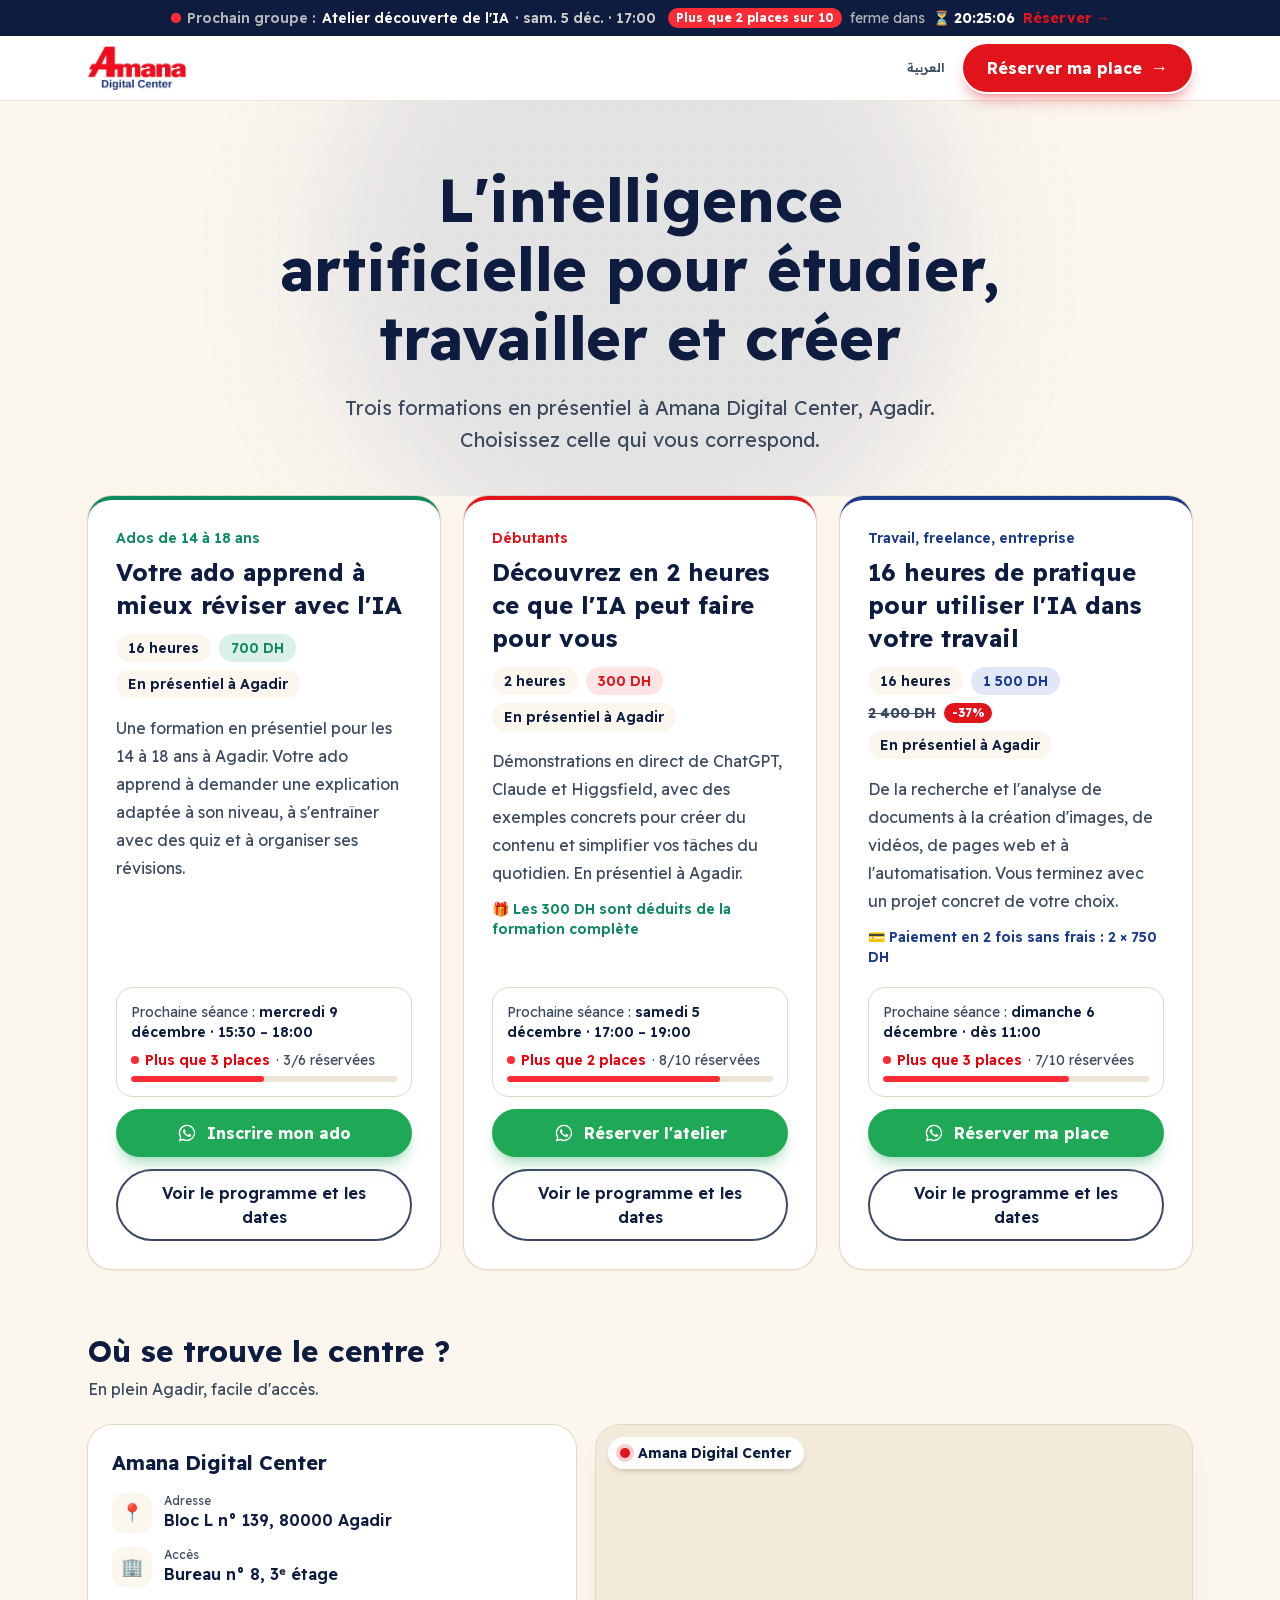
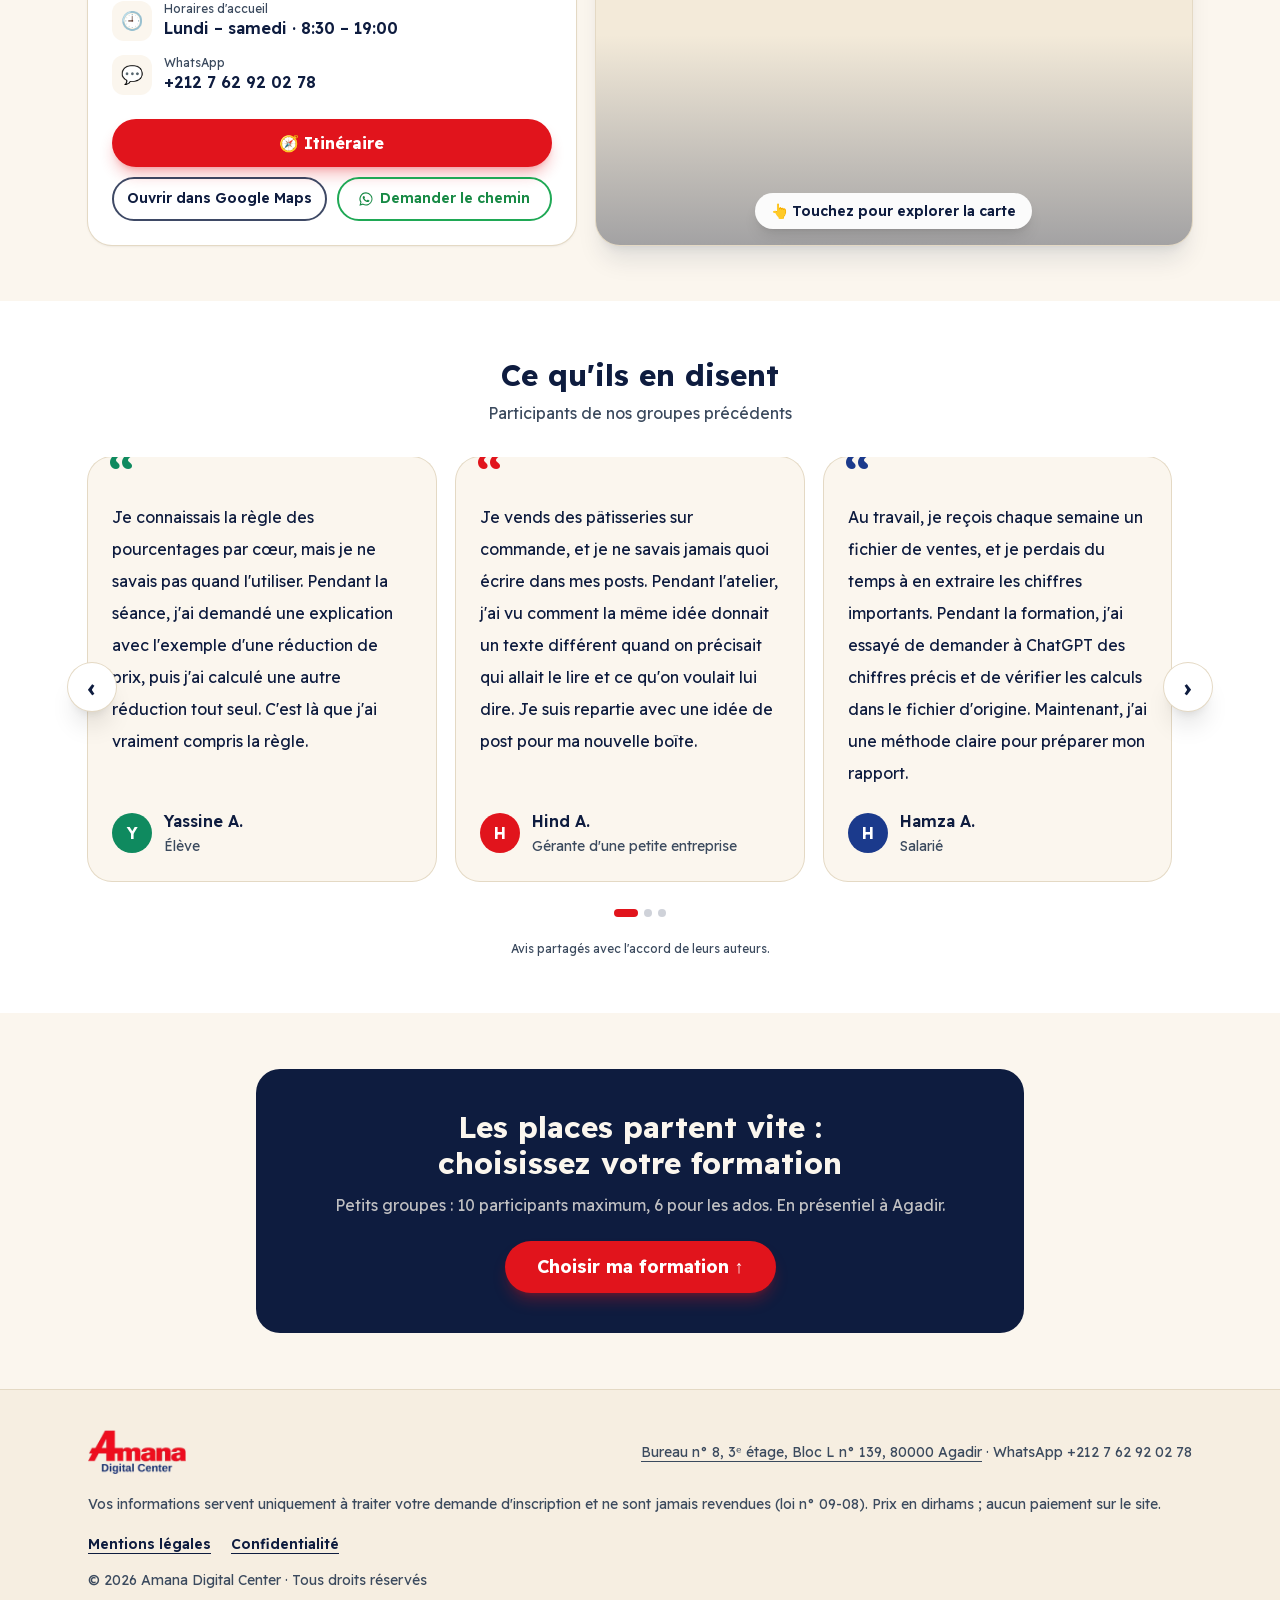
<file: fr/index.html>
<!DOCTYPE html><!--6xvqWqN4wyJeD01iprwZy--><html lang="fr" dir="ltr" class="__variable_fde2ff"><head><meta charSet="utf-8"/><meta name="viewport" content="width=device-width, initial-scale=1"/><link rel="preload" as="image" href="/images/logo.webp"/><link rel="stylesheet" href="/_next/static/css/e26277f3ff22387f.css" data-precedence="next"/><link rel="preload" as="script" fetchPriority="low" href="/_next/static/chunks/webpack-77b3fde2aa4f811e.js"/><script src="/_next/static/chunks/4bd1b696-c023c6e3521b1417.js" async=""></script><script src="/_next/static/chunks/255-0e5ac6cd71b0e266.js" async=""></script><script src="/_next/static/chunks/main-app-0b44889a16dc16d8.js" async=""></script><script src="/_next/static/chunks/715-25e0f812a141e232.js" async=""></script><script src="/_next/static/chunks/840-3f96a9b5f1add878.js" async=""></script><script src="/_next/static/chunks/565-ce7dba9de871165c.js" async=""></script><script src="/_next/static/chunks/608-59c527c5f470ddcc.js" async=""></script><script src="/_next/static/chunks/app/(fr)/fr/page-93b4e1db65608a09.js" async=""></script><meta name="theme-color" content="#0e1c3f"/><title>L&#x27;intelligence artificielle pour étudier, travailler et créer | Formations IA à Agadir</title><meta name="description" content="Trois formations en présentiel à Amana Digital Center, Agadir. Choisissez celle qui vous correspond."/><meta name="robots" content="index, follow"/><link rel="canonical" href="https://ai.amanadigitalusa.com/fr/"/><link rel="alternate" hrefLang="fr" href="https://ai.amanadigitalusa.com/fr/"/><link rel="alternate" hrefLang="ar" href="https://ai.amanadigitalusa.com/"/><link rel="alternate" hrefLang="x-default" href="https://ai.amanadigitalusa.com/"/><meta property="og:title" content="L&#x27;intelligence artificielle pour étudier, travailler et créer | Formations IA à Agadir"/><meta property="og:description" content="Trois formations en présentiel à Amana Digital Center, Agadir. Choisissez celle qui vous correspond."/><meta property="og:url" content="https://ai.amanadigitalusa.com/fr/"/><meta property="og:site_name" content="Amana Digital Center"/><meta property="og:locale" content="fr_MA"/><meta property="og:image" content="https://ai.amanadigitalusa.com/og/fr-home.png"/><meta property="og:image:width" content="1200"/><meta property="og:image:height" content="630"/><meta property="og:image:alt" content="L&#x27;intelligence artificielle pour étudier, travailler et créer | Formations IA à Agadir"/><meta property="og:type" content="website"/><meta name="twitter:card" content="summary_large_image"/><meta name="twitter:title" content="L&#x27;intelligence artificielle pour étudier, travailler et créer | Formations IA à Agadir"/><meta name="twitter:description" content="Trois formations en présentiel à Amana Digital Center, Agadir. Choisissez celle qui vous correspond."/><meta name="twitter:image" content="https://ai.amanadigitalusa.com/og/fr-home.png"/><link rel="icon" href="/icon.png?2f074693d754c445" type="image/png" sizes="192x192"/><link rel="apple-touch-icon" href="/apple-icon.png?5735bbc20b63a7ee" type="image/png" sizes="180x180"/><script src="/_next/static/chunks/polyfills-42372ed130431b0a.js" noModule=""></script></head><body class="font-sans"><div hidden=""><!--$--><!--/$--></div><a class="group block bg-ink text-sand transition hover:bg-[#13265a] focus-visible:outline-2 focus-visible:-outline-offset-2 focus-visible:outline-sun" href="/fr/atelier/#reserver"><div class="mx-auto flex max-w-6xl flex-wrap items-center justify-center gap-x-3 gap-y-1 px-4 py-2 text-[13px] leading-5 sm:text-sm"><span class="flex flex-wrap items-center justify-center gap-x-1.5 font-semibold"><span class="relative flex size-2.5" aria-hidden="true"><span class="absolute inline-flex size-full animate-ping rounded-full bg-red-400 opacity-75"></span><span class="relative inline-flex size-2.5 rounded-full bg-red-500"></span></span><span class="hidden text-sand/70 sm:inline">Prochain groupe<!-- --> :</span><span class="whitespace-nowrap">Atelier découverte de l&#x27;IA</span><span class="whitespace-nowrap text-sand/80">· <!-- -->sam. 21 nov.<!-- --> · <!-- -->17:00</span></span><span class="flex flex-wrap items-center justify-center gap-x-2 gap-y-1"><span class="whitespace-nowrap rounded-full bg-red-500 px-2 py-0.5 text-xs font-bold text-white">Plus que 2 places sur 10</span><span class="hidden text-sand/70 sm:inline">ferme dans</span><span class="flex items-center gap-1 whitespace-nowrap font-display font-bold text-white"><span aria-hidden="true">⏳</span><span class="tabular-nums" dir="ltr">--:--:--</span></span><span class="whitespace-nowrap font-bold text-sun transition group-hover:translate-x-0.5 rtl:group-hover:-translate-x-0.5">Réserver<!-- --> <!-- -->→</span></span></div></a><header class="sticky top-0 z-40 border-b border-line/70 bg-white/95 backdrop-blur"><div class="mx-auto flex h-16 max-w-6xl items-center justify-between gap-3 px-4 sm:px-6"><a class="flex items-center" aria-label="Amana Digital Center" href="/fr/"><img src="/images/logo.webp" alt="Amana Digital Center" decoding="async" class="h-11 w-auto " width="823" height="369"/></a><div class="flex items-center gap-2"><a hrefLang="ar" lang="ar" class="rounded-full px-2.5 py-1.5 text-xs font-semibold text-ink-soft underline-offset-4 transition hover:text-ink hover:underline" href="/">العربية</a><a href="#offres" class="book-pulse inline-flex min-h-12 items-center gap-2 rounded-full bg-sun px-5 py-3 text-base font-extrabold text-white shadow-lg shadow-sun/40 ring-2 ring-white transition hover:scale-[1.03] hover:bg-[#b80f16] active:scale-95 sm:px-6"><span class="hidden min-[400px]:inline">Réserver ma place</span><span class="min-[400px]:hidden">Réserver</span><span aria-hidden="true" class="text-lg leading-none rtl:-scale-x-100">→</span></a></div></div></header><main><section class="relative overflow-hidden"><div class="grain pointer-events-none absolute inset-0 opacity-70" aria-hidden="true"></div><div class="pointer-events-none absolute -top-40 left-1/2 size-[40rem] -translate-x-1/2 rounded-full bg-ocean/10 blur-3xl" aria-hidden="true"></div><div class="relative mx-auto max-w-4xl px-4 pb-10 pt-10 text-center sm:px-6 sm:pt-16"><h1 class="text-balance font-display text-4xl font-bold leading-tight sm:text-6xl sm:leading-[1.15]">L&#x27;intelligence artificielle pour étudier, travailler et créer</h1><p class="mx-auto mt-5 max-w-2xl text-lg leading-8 text-ink-soft sm:text-xl">Trois formations en présentiel à Amana Digital Center, Agadir. Choisissez celle qui vous correspond.</p></div></section><section id="offres" class="mx-auto max-w-6xl scroll-mt-20 px-4 pb-16 sm:px-6" aria-labelledby="offers-title"><h2 id="offers-title" class="sr-only">Choisissez votre formation</h2><div class="grid gap-6 lg:grid-cols-3"><article class="flex flex-col rounded-3xl border-t-4 border-palm bg-white p-6 shadow-sm ring-1 ring-line sm:p-7"><p class="text-sm font-semibold text-palm">Ados de 14 à 18 ans</p><h3 class="mt-2 font-display text-xl font-bold leading-snug sm:text-2xl">Votre ado apprend à mieux réviser avec l&#x27;IA</h3><p class="mt-3 flex flex-wrap gap-2 text-sm font-semibold"><span class="rounded-full bg-sand px-3 py-1">16 heures</span><span class="rounded-full bg-palm-soft text-palm px-3 py-1">700 DH</span><span class="rounded-full bg-sand px-3 py-1">En présentiel à Agadir</span></p><p class="mt-4 leading-7 text-ink-soft">Une formation en présentiel pour les 14 à 18 ans à Agadir. Votre ado apprend à demander une explication adaptée à son niveau, à s&#x27;entraîner avec des quiz et à organiser ses révisions.</p><div class="mt-5 space-y-3 sm:mt-auto sm:pt-5"><div class="rounded-2xl border border-line bg-white/80 p-3.5 "><p class="text-sm"><span class="text-ink-soft">Prochaine séance<!-- --> : </span><span class="font-semibold">mercredi 2 décembre<!-- --> · <!-- -->15:30 – 18:00</span></p><div class="mt-2"><div class="w-full"><p class="flex flex-wrap items-center gap-1.5 text-sm font-semibold text-red-600"><span class="size-2 rounded-full animate-pulse bg-red-500" aria-hidden="true"></span>Plus que 2 places<span class="font-normal text-ink-soft">· <!-- -->4/6 réservées</span></p><div class="mt-1.5 h-1.5 overflow-hidden rounded-full bg-line/70" aria-hidden="true"><div class="h-full rounded-full bg-red-500" style="width:66.66666666666666%"></div></div></div></div></div><a href="https://wa.me/212762920278?text=Bonjour%20Amana%20Digital%20Center%2C%20je%20souhaite%20inscrire%20mon%20ado%20%C3%A0%20la%20formation%20IA%20pour%20les%2014%E2%80%9318%20ans%20(700%20DH).%0A%C3%82ge%20de%20mon%20ado%20%3A%20%0AS%C3%A9ance%20souhait%C3%A9e%20%3A%20mercredi%202%20d%C3%A9cembre%2C%2015%3A30%20%E2%80%93%2018%3A00" target="_blank" rel="noopener noreferrer" class="inline-flex items-center justify-center gap-2.5 rounded-full bg-[#1fa855] font-bold text-white shadow-lg shadow-[#1fa855]/30 transition hover:bg-[#178a45] focus-visible:outline-2 focus-visible:outline-offset-2 focus-visible:outline-[#1fa855] px-5 py-3 text-base w-full"><svg viewBox="0 0 24 24" fill="currentColor" class="size-5" aria-hidden="true"><path d="M12.04 2a9.9 9.9 0 0 0-8.5 15l-1.4 5.1 5.2-1.37A9.9 9.9 0 1 0 12.04 2Zm0 18.1a8.2 8.2 0 0 1-4.18-1.15l-.3-.18-3.09.81.83-3.01-.2-.31a8.2 8.2 0 1 1 6.94 3.84Zm4.5-6.14c-.25-.12-1.46-.72-1.69-.8-.23-.08-.39-.12-.56.13-.16.24-.64.8-.78.96-.14.17-.29.19-.53.06a6.7 6.7 0 0 1-3.32-2.9c-.25-.43.25-.4.72-1.33.08-.16.04-.3-.02-.43-.06-.12-.56-1.34-.76-1.84-.2-.48-.4-.41-.56-.42h-.47a.9.9 0 0 0-.66.31 2.76 2.76 0 0 0-.86 2.06 4.8 4.8 0 0 0 1 2.55 11 11 0 0 0 4.2 3.7c1.56.68 2.18.73 2.96.62.48-.07 1.46-.6 1.67-1.18.2-.58.2-1.07.14-1.18-.06-.1-.22-.16-.47-.29Z"></path></svg>Inscrire mon ado</a><a class="block rounded-full border-2 border-ink/80 px-5 py-2.5 text-center font-semibold transition hover:bg-ink hover:text-sand" href="/fr/ado/">Voir le programme et les dates</a></div></article><article class="flex flex-col rounded-3xl border-t-4 border-sun bg-white p-6 shadow-sm ring-1 ring-line sm:p-7"><p class="text-sm font-semibold text-sun">Débutants</p><h3 class="mt-2 font-display text-xl font-bold leading-snug sm:text-2xl">Découvrez en 2 heures ce que l&#x27;IA peut faire pour vous</h3><p class="mt-3 flex flex-wrap gap-2 text-sm font-semibold"><span class="rounded-full bg-sand px-3 py-1">2 heures</span><span class="rounded-full bg-sun-soft text-sun px-3 py-1">300 DH</span><span class="rounded-full bg-sand px-3 py-1">En présentiel à Agadir</span></p><p class="mt-4 leading-7 text-ink-soft">Démonstrations en direct de ChatGPT, Claude et Higgsfield, avec des exemples concrets pour créer du contenu et simplifier vos tâches du quotidien. En présentiel à Agadir.</p><p class="mt-3 text-sm font-semibold text-palm">🎁 <!-- -->Les 300 DH sont déduits de la formation complète</p><div class="mt-5 space-y-3 sm:mt-auto sm:pt-5"><div class="rounded-2xl border border-line bg-white/80 p-3.5 "><p class="text-sm"><span class="text-ink-soft">Prochaine séance<!-- --> : </span><span class="font-semibold">samedi 21 novembre<!-- --> · <!-- -->17:00 – 19:00</span></p><div class="mt-2"><div class="w-full"><p class="flex flex-wrap items-center gap-1.5 text-sm font-semibold text-red-600"><span class="size-2 rounded-full animate-pulse bg-red-500" aria-hidden="true"></span>Plus que 2 places<span class="font-normal text-ink-soft">· <!-- -->8/10 réservées</span></p><div class="mt-1.5 h-1.5 overflow-hidden rounded-full bg-line/70" aria-hidden="true"><div class="h-full rounded-full bg-red-500" style="width:80%"></div></div></div></div></div><a href="https://wa.me/212762920278?text=Bonjour%20Amana%20Digital%20Center%2C%20je%20souhaite%20r%C3%A9server%20une%20place%20%C3%A0%20l&#x27;atelier%20d%C3%A9couverte%20de%20l&#x27;IA%20(2%20h%2C%20300%20DH).%0AS%C3%A9ance%20souhait%C3%A9e%20%3A%20samedi%2021%20novembre%2C%2017%3A00%20%E2%80%93%2019%3A00" target="_blank" rel="noopener noreferrer" class="inline-flex items-center justify-center gap-2.5 rounded-full bg-[#1fa855] font-bold text-white shadow-lg shadow-[#1fa855]/30 transition hover:bg-[#178a45] focus-visible:outline-2 focus-visible:outline-offset-2 focus-visible:outline-[#1fa855] px-5 py-3 text-base w-full"><svg viewBox="0 0 24 24" fill="currentColor" class="size-5" aria-hidden="true"><path d="M12.04 2a9.9 9.9 0 0 0-8.5 15l-1.4 5.1 5.2-1.37A9.9 9.9 0 1 0 12.04 2Zm0 18.1a8.2 8.2 0 0 1-4.18-1.15l-.3-.18-3.09.81.83-3.01-.2-.31a8.2 8.2 0 1 1 6.94 3.84Zm4.5-6.14c-.25-.12-1.46-.72-1.69-.8-.23-.08-.39-.12-.56.13-.16.24-.64.8-.78.96-.14.17-.29.19-.53.06a6.7 6.7 0 0 1-3.32-2.9c-.25-.43.25-.4.72-1.33.08-.16.04-.3-.02-.43-.06-.12-.56-1.34-.76-1.84-.2-.48-.4-.41-.56-.42h-.47a.9.9 0 0 0-.66.31 2.76 2.76 0 0 0-.86 2.06 4.8 4.8 0 0 0 1 2.55 11 11 0 0 0 4.2 3.7c1.56.68 2.18.73 2.96.62.48-.07 1.46-.6 1.67-1.18.2-.58.2-1.07.14-1.18-.06-.1-.22-.16-.47-.29Z"></path></svg>Réserver l&#x27;atelier</a><a class="block rounded-full border-2 border-ink/80 px-5 py-2.5 text-center font-semibold transition hover:bg-ink hover:text-sand" href="/fr/atelier/">Voir le programme et les dates</a></div></article><article class="flex flex-col rounded-3xl border-t-4 border-ocean bg-white p-6 shadow-sm ring-1 ring-line sm:p-7"><p class="text-sm font-semibold text-ocean">Travail, freelance, entreprise</p><h3 class="mt-2 font-display text-xl font-bold leading-snug sm:text-2xl">16 heures de pratique pour utiliser l&#x27;IA dans votre travail</h3><p class="mt-3 flex flex-wrap gap-2 text-sm font-semibold"><span class="rounded-full bg-sand px-3 py-1">16 heures</span><span class="rounded-full bg-ocean-soft text-ocean px-3 py-1">1 500 DH</span><span class="inline-flex flex-wrap items-center gap-x-2 gap-y-1 "><s class="font-bold text-ink-soft">2 400 DH</s><span class="rounded-full bg-sun px-2 py-0.5 text-xs font-black text-white" dir="ltr">-<!-- -->37<!-- -->%</span></span><span class="rounded-full bg-sand px-3 py-1">En présentiel à Agadir</span></p><p class="mt-4 leading-7 text-ink-soft">De la recherche et l&#x27;analyse de documents à la création d&#x27;images, de vidéos, de pages web et à l&#x27;automatisation. Vous terminez avec un projet concret de votre choix.</p><p class="mt-3 text-sm font-semibold text-ocean">💳 Paiement en 2 fois sans frais : 2 × 750 DH</p><div class="mt-5 space-y-3 sm:mt-auto sm:pt-5"><div class="rounded-2xl border border-line bg-white/80 p-3.5 "><p class="text-sm"><span class="text-ink-soft">Prochaine séance<!-- --> : </span><span class="font-semibold">dimanche 22 novembre<!-- --> · <!-- -->dès 11:00</span></p><div class="mt-2"><div class="w-full"><p class="flex flex-wrap items-center gap-1.5 text-sm font-semibold text-red-600"><span class="size-2 rounded-full animate-pulse bg-red-500" aria-hidden="true"></span>Plus que 3 places<span class="font-normal text-ink-soft">· <!-- -->7/10 réservées</span></p><div class="mt-1.5 h-1.5 overflow-hidden rounded-full bg-line/70" aria-hidden="true"><div class="h-full rounded-full bg-red-500" style="width:70%"></div></div></div></div></div><a href="https://wa.me/212762920278?text=Bonjour%20Amana%20Digital%20Center%2C%20je%20suis%20int%C3%A9ress%C3%A9(e)%20par%20la%20formation%20compl%C3%A8te%20en%20IA%20(16%20h%2C%201%20500%20DH).%0AS%C3%A9ance%20souhait%C3%A9e%20%3A%20dimanche%2022%20novembre%2C%20d%C3%A8s%2011%3A00%0AJ&#x27;ai%20d%C3%A9j%C3%A0%20suivi%20l&#x27;atelier%20%3A%20oui%20%2F%20non%0APouvez-vous%20m&#x27;envoyer%20les%20d%C3%A9tails%20pour%20r%C3%A9server%20%3F%0APaiement%20souhait%C3%A9%20%3A%20en%201%20fois%20%2F%20en%202%20fois" target="_blank" rel="noopener noreferrer" class="inline-flex items-center justify-center gap-2.5 rounded-full bg-[#1fa855] font-bold text-white shadow-lg shadow-[#1fa855]/30 transition hover:bg-[#178a45] focus-visible:outline-2 focus-visible:outline-offset-2 focus-visible:outline-[#1fa855] px-5 py-3 text-base w-full"><svg viewBox="0 0 24 24" fill="currentColor" class="size-5" aria-hidden="true"><path d="M12.04 2a9.9 9.9 0 0 0-8.5 15l-1.4 5.1 5.2-1.37A9.9 9.9 0 1 0 12.04 2Zm0 18.1a8.2 8.2 0 0 1-4.18-1.15l-.3-.18-3.09.81.83-3.01-.2-.31a8.2 8.2 0 1 1 6.94 3.84Zm4.5-6.14c-.25-.12-1.46-.72-1.69-.8-.23-.08-.39-.12-.56.13-.16.24-.64.8-.78.96-.14.17-.29.19-.53.06a6.7 6.7 0 0 1-3.32-2.9c-.25-.43.25-.4.72-1.33.08-.16.04-.3-.02-.43-.06-.12-.56-1.34-.76-1.84-.2-.48-.4-.41-.56-.42h-.47a.9.9 0 0 0-.66.31 2.76 2.76 0 0 0-.86 2.06 4.8 4.8 0 0 0 1 2.55 11 11 0 0 0 4.2 3.7c1.56.68 2.18.73 2.96.62.48-.07 1.46-.6 1.67-1.18.2-.58.2-1.07.14-1.18-.06-.1-.22-.16-.47-.29Z"></path></svg>Réserver ma place</a><a class="block rounded-full border-2 border-ink/80 px-5 py-2.5 text-center font-semibold transition hover:bg-ink hover:text-sand" href="/fr/formation/">Voir le programme et les dates</a></div></article></div></section><section class="mx-auto max-w-6xl px-4 pb-14 sm:px-6" aria-labelledby="map-title"><div class="text-center lg:text-start"><h2 id="map-title" class="font-display text-2xl font-bold sm:text-3xl">Où se trouve le centre ?</h2><p class="mt-2 text-ink-soft">En plein Agadir, facile d&#x27;accès.</p></div><div class="mt-6 grid gap-5 lg:grid-cols-[0.9fr_1.1fr]"><div class="flex flex-col rounded-3xl bg-white p-5 shadow-sm ring-1 ring-line sm:p-6"><p class="font-display text-xl font-bold">Amana Digital Center</p><dl class="mt-4 grid grid-cols-2 gap-x-4 gap-y-4 lg:grid-cols-1 lg:gap-y-3.5"><div class="flex min-w-0 flex-col items-start gap-2 sm:flex-row sm:gap-3"><span class="grid size-10 shrink-0 place-items-center rounded-xl bg-sand text-lg" aria-hidden="true">📍</span><div class="min-w-0"><dt class="text-xs text-ink-soft">Adresse</dt><dd class="break-words text-sm font-semibold leading-snug sm:text-base">Bloc L n° 139, 80000 Agadir</dd></div></div><div class="flex min-w-0 flex-col items-start gap-2 sm:flex-row sm:gap-3"><span class="grid size-10 shrink-0 place-items-center rounded-xl bg-sand text-lg" aria-hidden="true">🏢</span><div class="min-w-0"><dt class="text-xs text-ink-soft">Accès</dt><dd class="break-words text-sm font-semibold leading-snug sm:text-base">Bureau n° 8, 3ᵉ étage</dd></div></div><div class="flex min-w-0 flex-col items-start gap-2 sm:flex-row sm:gap-3"><span class="grid size-10 shrink-0 place-items-center rounded-xl bg-sand text-lg" aria-hidden="true">🕘</span><div class="min-w-0"><dt class="text-xs text-ink-soft">Horaires d&#x27;accueil</dt><dd class="break-words text-sm font-semibold leading-snug sm:text-base">Lundi – samedi<!-- --> · <span dir="ltr">8:30 – 19:00</span></dd></div></div><div class="flex min-w-0 flex-col items-start gap-2 sm:flex-row sm:gap-3"><span class="grid size-10 shrink-0 place-items-center rounded-xl bg-sand text-lg" aria-hidden="true">💬</span><div class="min-w-0"><dt class="text-xs text-ink-soft">WhatsApp</dt><dd class="break-words text-sm font-semibold leading-snug sm:text-base" dir="ltr">+212 7 62 92 02 78</dd></div></div></dl><div class="mt-6 grid gap-2.5 sm:mt-auto sm:pt-6"><a href="https://www.google.com/maps/dir/?api=1&amp;destination=30.3933365,-9.5436816" target="_blank" rel="noopener noreferrer" class="flex min-h-12 items-center justify-center gap-2 rounded-full bg-sun px-5 py-3 font-bold text-white shadow-lg shadow-sun/30 transition hover:bg-[#b80f16]">🧭 <!-- -->Itinéraire</a><div class="grid grid-cols-2 gap-2.5"><a href="https://www.google.com/maps/place/Amana+Digital+Studio/@30.3933365,-9.5436816,17z/data=!4m6!3m5!1s0xdb3c9e8570608f3:0xf12da359aaa9b23f!8m2!3d30.3933365!4d-9.5436816" target="_blank" rel="noopener noreferrer" class="flex min-h-11 items-center justify-center rounded-full border-2 border-ink/80 px-3 py-2 text-center text-sm font-semibold leading-tight transition hover:bg-ink hover:text-sand">Ouvrir dans Google Maps</a><a href="https://wa.me/212762920278?text=Bonjour%20Amana%20Digital%20Center%2C%20pouvez-vous%20m&#x27;indiquer%20comment%20venir%20au%20centre%20%3F" target="_blank" rel="noopener noreferrer" class="flex min-h-11 items-center justify-center gap-1.5 rounded-full border-2 border-[#1fa855] px-3 py-2 text-center text-sm font-semibold leading-tight text-[#178a45] transition hover:bg-[#1fa855] hover:text-white"><svg viewBox="0 0 24 24" fill="currentColor" class="size-4 shrink-0" aria-hidden="true"><path d="M12.04 2a9.9 9.9 0 0 0-8.5 15l-1.4 5.1 5.2-1.37A9.9 9.9 0 1 0 12.04 2Zm0 18.1a8.2 8.2 0 0 1-4.18-1.15l-.3-.18-3.09.81.83-3.01-.2-.31a8.2 8.2 0 1 1 6.94 3.84Zm4.5-6.14c-.25-.12-1.46-.72-1.69-.8-.23-.08-.39-.12-.56.13-.16.24-.64.8-.78.96-.14.17-.29.19-.53.06a6.7 6.7 0 0 1-3.32-2.9c-.25-.43.25-.4.72-1.33.08-.16.04-.3-.02-.43-.06-.12-.56-1.34-.76-1.84-.2-.48-.4-.41-.56-.42h-.47a.9.9 0 0 0-.66.31 2.76 2.76 0 0 0-.86 2.06 4.8 4.8 0 0 0 1 2.55 11 11 0 0 0 4.2 3.7c1.56.68 2.18.73 2.96.62.48-.07 1.46-.6 1.67-1.18.2-.58.2-1.07.14-1.18-.06-.1-.22-.16-.47-.29Z"></path></svg>Demander le chemin</a></div></div></div><div class="relative h-full min-h-72 overflow-hidden rounded-3xl bg-sand-2 shadow-xl shadow-ink/10 ring-1 ring-line sm:min-h-80"><iframe src="https://maps.google.com/maps?q=30.3933365,-9.5436816&amp;z=17&amp;hl=fr&amp;output=embed" title="Amana Digital Center · Google Maps" class="absolute inset-0 size-full pointer-events-none" loading="lazy" referrerPolicy="no-referrer-when-downgrade"></iframe><button type="button" class="absolute inset-0 flex items-end justify-center bg-gradient-to-t from-ink/35 via-transparent to-transparent p-4" aria-label="Touchez pour explorer la carte"><span class="rounded-full bg-white/95 px-4 py-2 text-sm font-semibold text-ink shadow-lg">👆 <!-- -->Touchez pour explorer la carte</span></button><span class="pointer-events-none absolute start-3 top-3 flex items-center gap-2 rounded-full bg-white/95 px-3 py-1.5 text-sm font-bold text-ink shadow-md"><span class="size-2.5 rounded-full bg-sun ring-4 ring-sun/20" aria-hidden="true"></span>Amana Digital Center</span></div></div></section><section class="bg-white py-14" aria-labelledby="testimonials-title"><div class="mx-auto max-w-6xl px-4 sm:px-6"><h2 id="testimonials-title" class="text-center font-display text-2xl font-bold sm:text-3xl">Ce qu&#x27;ils en disent</h2><p class="mt-2 text-center text-ink-soft">Participants de nos groupes précédents</p><div class="mt-8"><div class="relative"><div class="-mx-4 flex snap-x snap-mandatory gap-5 overflow-x-auto scroll-smooth px-4 pb-4 [scrollbar-width:none] sm:-mx-6 sm:px-6 [&amp;::-webkit-scrollbar]:hidden"><div class="w-[85%] shrink-0 snap-start sm:w-[46%] lg:w-[31.5%]"><figure class="relative flex h-full flex-col rounded-3xl bg-sand p-6 pt-8 ring-1 ring-line"><span class="absolute -top-3 start-5 font-display text-6xl leading-none text-palm" aria-hidden="true">“</span><blockquote class="mt-3 leading-8">Je connaissais la règle des pourcentages par cœur, mais je ne savais pas quand l&#x27;utiliser. Pendant la séance, j&#x27;ai demandé une explication avec l&#x27;exemple d&#x27;une réduction de prix, puis j&#x27;ai calculé une autre réduction tout seul. C&#x27;est là que j&#x27;ai vraiment compris la règle.</blockquote><figcaption class="mt-5 flex items-center gap-3 sm:mt-auto sm:pt-5"><span class="grid size-10 shrink-0 place-items-center rounded-full bg-palm font-display font-bold text-white" aria-hidden="true">Y</span><span><span class="block font-display font-semibold">Yassine A.</span><span class="text-sm text-ink-soft">Élève</span></span></figcaption></figure></div><div class="w-[85%] shrink-0 snap-start sm:w-[46%] lg:w-[31.5%]"><figure class="relative flex h-full flex-col rounded-3xl bg-sand p-6 pt-8 ring-1 ring-line"><span class="absolute -top-3 start-5 font-display text-6xl leading-none text-sun" aria-hidden="true">“</span><blockquote class="mt-3 leading-8">Je vends des pâtisseries sur commande, et je ne savais jamais quoi écrire dans mes posts. Pendant l&#x27;atelier, j&#x27;ai vu comment la même idée donnait un texte différent quand on précisait qui allait le lire et ce qu&#x27;on voulait lui dire. Je suis repartie avec une idée de post pour ma nouvelle boîte.</blockquote><figcaption class="mt-5 flex items-center gap-3 sm:mt-auto sm:pt-5"><span class="grid size-10 shrink-0 place-items-center rounded-full bg-sun font-display font-bold text-white" aria-hidden="true">H</span><span><span class="block font-display font-semibold">Hind A.</span><span class="text-sm text-ink-soft">Gérante d&#x27;une petite entreprise</span></span></figcaption></figure></div><div class="w-[85%] shrink-0 snap-start sm:w-[46%] lg:w-[31.5%]"><figure class="relative flex h-full flex-col rounded-3xl bg-sand p-6 pt-8 ring-1 ring-line"><span class="absolute -top-3 start-5 font-display text-6xl leading-none text-ocean" aria-hidden="true">“</span><blockquote class="mt-3 leading-8">Au travail, je reçois chaque semaine un fichier de ventes, et je perdais du temps à en extraire les chiffres importants. Pendant la formation, j&#x27;ai essayé de demander à ChatGPT des chiffres précis et de vérifier les calculs dans le fichier d&#x27;origine. Maintenant, j&#x27;ai une méthode claire pour préparer mon rapport.</blockquote><figcaption class="mt-5 flex items-center gap-3 sm:mt-auto sm:pt-5"><span class="grid size-10 shrink-0 place-items-center rounded-full bg-ocean font-display font-bold text-white" aria-hidden="true">H</span><span><span class="block font-display font-semibold">Hamza A.</span><span class="text-sm text-ink-soft">Salarié</span></span></figcaption></figure></div></div><button type="button" aria-label="Avis précédent" class="absolute top-1/2 z-10 hidden size-12 -translate-y-1/2 place-items-center rounded-full bg-white text-2xl font-bold text-ink shadow-xl ring-1 ring-line transition hover:bg-sun hover:text-white md:grid -start-5 rtl:-scale-x-100">‹</button><button type="button" aria-label="Avis suivant" class="absolute top-1/2 z-10 hidden size-12 -translate-y-1/2 place-items-center rounded-full bg-white text-2xl font-bold text-ink shadow-xl ring-1 ring-line transition hover:bg-sun hover:text-white md:grid -end-5 rtl:-scale-x-100">›</button><div class="mt-3 flex justify-center gap-1.5" aria-hidden="true"><span class="h-2 rounded-full transition-all w-6 bg-sun"></span><span class="h-2 rounded-full transition-all w-2 bg-ink/20"></span><span class="h-2 rounded-full transition-all w-2 bg-ink/20"></span></div></div></div><p class="mt-6 text-center text-xs text-ink-soft">Avis partagés avec l&#x27;accord de leurs auteurs.</p></div></section><section class="px-4 py-14 sm:px-6"><div class="mx-auto max-w-3xl rounded-3xl bg-ink px-6 py-10 text-center text-sand"><h2 class="text-balance font-display text-2xl font-bold sm:text-3xl">Les places partent vite : choisissez votre formation</h2><p class="mt-3 text-sand/75">Petits groupes : 10 participants maximum, 6 pour les ados. En présentiel à Agadir.</p><a href="#offres" class="mt-6 inline-flex min-h-12 items-center gap-2 rounded-full bg-sun px-8 py-3 text-lg font-bold text-white shadow-lg shadow-sun/30 transition hover:bg-[#b80f16]">Choisir ma formation<!-- --> ↑</a></div></section></main><footer class="border-t border-line bg-sand-2/60 pb-32 pt-10 sm:pb-10"><div class="mx-auto max-w-6xl space-y-4 px-4 text-sm text-ink-soft sm:px-6"><div class="flex flex-col gap-3 sm:flex-row sm:items-center sm:justify-between"><img src="/images/logo.webp" alt="Amana Digital Center" decoding="async" class="h-11 w-auto self-start" width="823" height="369"/><p><a href="https://www.google.com/maps/place/Amana+Digital+Studio/@30.3933365,-9.5436816,17z/data=!4m6!3m5!1s0xdb3c9e8570608f3:0xf12da359aaa9b23f!8m2!3d30.3933365!4d-9.5436816" target="_blank" rel="noopener noreferrer" class="underline underline-offset-4">Bureau n° 8, 3ᵉ étage, Bloc L n° 139, 80000 Agadir</a> · WhatsApp <span dir="ltr">+212 7 62 92 02 78</span></p></div><p class="leading-7">Vos informations servent uniquement à traiter votre demande d&#x27;inscription et ne sont jamais revendues (loi n° 09-08). Prix en dirhams ; aucun paiement sur le site.</p><nav class="flex flex-wrap gap-x-5 gap-y-2 font-semibold text-ink" aria-label="Mentions légales"><a class="underline underline-offset-4" href="/fr/mentions-legales/">Mentions légales</a><a class="underline underline-offset-4" href="/fr/mentions-legales/#donnees">Confidentialité</a></nav><p>© <!-- -->2026<!-- --> <!-- -->Amana Digital Center<!-- --> · <!-- -->Tous droits réservés</p></div></footer><script type="application/ld+json">{"@context":"https://schema.org","@graph":[{"@type":"Course","name":"« Apprendre intelligemment » · l'IA pour les 14–18 ans","description":"Votre ado apprend à comprendre les leçons difficiles, à obtenir des indices pour résoudre ses exercices, à organiser son temps et à préparer ses examens. Chaque élève applique ce qu'il apprend à ses propres matières et construit un plan de révision hebdomadaire adapté.","inLanguage":"fr","url":"https://ai.amanadigitalusa.com/fr/ado/","provider":{"@type":"EducationalOrganization","name":"Amana Digital Center","url":"https://ai.amanadigitalusa.com","telephone":"+212762920278","address":{"@type":"PostalAddress","streetAddress":"Bureau N°8, 3ème étage, Bloc L N°139","addressLocality":"Agadir","postalCode":"80000","addressCountry":"MA"},"geo":{"@type":"GeoCoordinates","latitude":30.3933365,"longitude":-9.5436816},"hasMap":"https://www.google.com/maps/place/Amana+Digital+Studio/@30.3933365,-9.5436816,17z/data=!4m6!3m5!1s0xdb3c9e8570608f3:0xf12da359aaa9b23f!8m2!3d30.3933365!4d-9.5436816"},"syllabusSections":[{"@type":"Syllabus","name":"Organiser son temps d'étude et réduire les distractions"},{"@type":"Syllabus","name":"Comprendre les leçons difficiles avec l'IA"},{"@type":"Syllabus","name":"Résoudre des exercices à l'aide d'indices"},{"@type":"Syllabus","name":"Transformer ses cours en fiches de révision et en quiz"},{"@type":"Syllabus","name":"Préparer un plan de révision et les examens"},{"@type":"Syllabus","name":"Améliorer l'expression écrite et les langues"},{"@type":"Syllabus","name":"Vérifier les informations et utiliser l'IA de façon responsable pour les devoirs"},{"@type":"Syllabus","name":"Construire un plan de révision personnel et évaluer ses progrès"}],"offers":{"@type":"Offer","price":700,"priceCurrency":"MAD","category":"Paid","url":"https://ai.amanadigitalusa.com/fr/ado/"},"hasCourseInstance":[{"@type":"CourseInstance","courseMode":"Onsite","startDate":"2026-11-25T15:30:00+01:00","location":{"@type":"Place","name":"Amana Digital Center","address":{"@type":"PostalAddress","streetAddress":"Bureau N°8, 3ème étage, Bloc L N°139","addressLocality":"Agadir","postalCode":"80000","addressCountry":"MA"},"geo":{"@type":"GeoCoordinates","latitude":30.3933365,"longitude":-9.5436816},"hasMap":"https://www.google.com/maps/place/Amana+Digital+Studio/@30.3933365,-9.5436816,17z/data=!4m6!3m5!1s0xdb3c9e8570608f3:0xf12da359aaa9b23f!8m2!3d30.3933365!4d-9.5436816"},"courseWorkload":"PT16H"},{"@type":"CourseInstance","courseMode":"Onsite","startDate":"2026-12-02T15:30:00+01:00","location":{"@type":"Place","name":"Amana Digital Center","address":{"@type":"PostalAddress","streetAddress":"Bureau N°8, 3ème étage, Bloc L N°139","addressLocality":"Agadir","postalCode":"80000","addressCountry":"MA"},"geo":{"@type":"GeoCoordinates","latitude":30.3933365,"longitude":-9.5436816},"hasMap":"https://www.google.com/maps/place/Amana+Digital+Studio/@30.3933365,-9.5436816,17z/data=!4m6!3m5!1s0xdb3c9e8570608f3:0xf12da359aaa9b23f!8m2!3d30.3933365!4d-9.5436816"},"courseWorkload":"PT16H"},{"@type":"CourseInstance","courseMode":"Onsite","startDate":"2026-12-09T15:30:00+01:00","location":{"@type":"Place","name":"Amana Digital Center","address":{"@type":"PostalAddress","streetAddress":"Bureau N°8, 3ème étage, Bloc L N°139","addressLocality":"Agadir","postalCode":"80000","addressCountry":"MA"},"geo":{"@type":"GeoCoordinates","latitude":30.3933365,"longitude":-9.5436816},"hasMap":"https://www.google.com/maps/place/Amana+Digital+Studio/@30.3933365,-9.5436816,17z/data=!4m6!3m5!1s0xdb3c9e8570608f3:0xf12da359aaa9b23f!8m2!3d30.3933365!4d-9.5436816"},"courseWorkload":"PT16H"},{"@type":"CourseInstance","courseMode":"Onsite","startDate":"2026-12-16T15:30:00+01:00","location":{"@type":"Place","name":"Amana Digital Center","address":{"@type":"PostalAddress","streetAddress":"Bureau N°8, 3ème étage, Bloc L N°139","addressLocality":"Agadir","postalCode":"80000","addressCountry":"MA"},"geo":{"@type":"GeoCoordinates","latitude":30.3933365,"longitude":-9.5436816},"hasMap":"https://www.google.com/maps/place/Amana+Digital+Studio/@30.3933365,-9.5436816,17z/data=!4m6!3m5!1s0xdb3c9e8570608f3:0xf12da359aaa9b23f!8m2!3d30.3933365!4d-9.5436816"},"courseWorkload":"PT16H"},{"@type":"CourseInstance","courseMode":"Onsite","startDate":"2026-12-23T15:30:00+01:00","location":{"@type":"Place","name":"Amana Digital Center","address":{"@type":"PostalAddress","streetAddress":"Bureau N°8, 3ème étage, Bloc L N°139","addressLocality":"Agadir","postalCode":"80000","addressCountry":"MA"},"geo":{"@type":"GeoCoordinates","latitude":30.3933365,"longitude":-9.5436816},"hasMap":"https://www.google.com/maps/place/Amana+Digital+Studio/@30.3933365,-9.5436816,17z/data=!4m6!3m5!1s0xdb3c9e8570608f3:0xf12da359aaa9b23f!8m2!3d30.3933365!4d-9.5436816"},"courseWorkload":"PT16H"},{"@type":"CourseInstance","courseMode":"Onsite","startDate":"2026-12-30T15:30:00+01:00","location":{"@type":"Place","name":"Amana Digital Center","address":{"@type":"PostalAddress","streetAddress":"Bureau N°8, 3ème étage, Bloc L N°139","addressLocality":"Agadir","postalCode":"80000","addressCountry":"MA"},"geo":{"@type":"GeoCoordinates","latitude":30.3933365,"longitude":-9.5436816},"hasMap":"https://www.google.com/maps/place/Amana+Digital+Studio/@30.3933365,-9.5436816,17z/data=!4m6!3m5!1s0xdb3c9e8570608f3:0xf12da359aaa9b23f!8m2!3d30.3933365!4d-9.5436816"},"courseWorkload":"PT16H"}]},{"@type":"Course","name":"Atelier « Découvrez la puissance de l'IA »","description":"Un atelier pour débutants avec des démonstrations en direct de ChatGPT, Claude et Higgsfield, et des exemples concrets pour créer du contenu et simplifier les tâches du quotidien.","inLanguage":"fr","url":"https://ai.amanadigitalusa.com/fr/atelier/","provider":{"@type":"EducationalOrganization","name":"Amana Digital Center","url":"https://ai.amanadigitalusa.com","telephone":"+212762920278","address":{"@type":"PostalAddress","streetAddress":"Bureau N°8, 3ème étage, Bloc L N°139","addressLocality":"Agadir","postalCode":"80000","addressCountry":"MA"},"geo":{"@type":"GeoCoordinates","latitude":30.3933365,"longitude":-9.5436816},"hasMap":"https://www.google.com/maps/place/Amana+Digital+Studio/@30.3933365,-9.5436816,17z/data=!4m6!3m5!1s0xdb3c9e8570608f3:0xf12da359aaa9b23f!8m2!3d30.3933365!4d-9.5436816"},"syllabusSections":[{"@type":"Syllabus","name":"Qu'est-ce que l'IA et comment l'utiliser au quotidien ?"},{"@type":"Syllabus","name":"Démonstrations en direct de ChatGPT et Claude"},{"@type":"Syllabus","name":"Créer des images et des vidéos avec Higgsfield"},{"@type":"Syllabus","name":"Automatiser les tâches répétitives avec des exemples simples"},{"@type":"Syllabus","name":"Comment choisir les usages de l'IA qui vous conviennent ?"},{"@type":"Syllabus","name":"Questions-réponses et présentation de la formation complète"}],"offers":{"@type":"Offer","price":300,"priceCurrency":"MAD","category":"Paid","url":"https://ai.amanadigitalusa.com/fr/atelier/"},"hasCourseInstance":[{"@type":"CourseInstance","courseMode":"Onsite","startDate":"2026-11-21T17:00:00+01:00","location":{"@type":"Place","name":"Amana Digital Center","address":{"@type":"PostalAddress","streetAddress":"Bureau N°8, 3ème étage, Bloc L N°139","addressLocality":"Agadir","postalCode":"80000","addressCountry":"MA"},"geo":{"@type":"GeoCoordinates","latitude":30.3933365,"longitude":-9.5436816},"hasMap":"https://www.google.com/maps/place/Amana+Digital+Studio/@30.3933365,-9.5436816,17z/data=!4m6!3m5!1s0xdb3c9e8570608f3:0xf12da359aaa9b23f!8m2!3d30.3933365!4d-9.5436816"},"courseWorkload":"PT2H"},{"@type":"CourseInstance","courseMode":"Onsite","startDate":"2026-11-28T17:00:00+01:00","location":{"@type":"Place","name":"Amana Digital Center","address":{"@type":"PostalAddress","streetAddress":"Bureau N°8, 3ème étage, Bloc L N°139","addressLocality":"Agadir","postalCode":"80000","addressCountry":"MA"},"geo":{"@type":"GeoCoordinates","latitude":30.3933365,"longitude":-9.5436816},"hasMap":"https://www.google.com/maps/place/Amana+Digital+Studio/@30.3933365,-9.5436816,17z/data=!4m6!3m5!1s0xdb3c9e8570608f3:0xf12da359aaa9b23f!8m2!3d30.3933365!4d-9.5436816"},"courseWorkload":"PT2H"},{"@type":"CourseInstance","courseMode":"Onsite","startDate":"2026-12-05T17:00:00+01:00","location":{"@type":"Place","name":"Amana Digital Center","address":{"@type":"PostalAddress","streetAddress":"Bureau N°8, 3ème étage, Bloc L N°139","addressLocality":"Agadir","postalCode":"80000","addressCountry":"MA"},"geo":{"@type":"GeoCoordinates","latitude":30.3933365,"longitude":-9.5436816},"hasMap":"https://www.google.com/maps/place/Amana+Digital+Studio/@30.3933365,-9.5436816,17z/data=!4m6!3m5!1s0xdb3c9e8570608f3:0xf12da359aaa9b23f!8m2!3d30.3933365!4d-9.5436816"},"courseWorkload":"PT2H"},{"@type":"CourseInstance","courseMode":"Onsite","startDate":"2026-12-12T17:00:00+01:00","location":{"@type":"Place","name":"Amana Digital Center","address":{"@type":"PostalAddress","streetAddress":"Bureau N°8, 3ème étage, Bloc L N°139","addressLocality":"Agadir","postalCode":"80000","addressCountry":"MA"},"geo":{"@type":"GeoCoordinates","latitude":30.3933365,"longitude":-9.5436816},"hasMap":"https://www.google.com/maps/place/Amana+Digital+Studio/@30.3933365,-9.5436816,17z/data=!4m6!3m5!1s0xdb3c9e8570608f3:0xf12da359aaa9b23f!8m2!3d30.3933365!4d-9.5436816"},"courseWorkload":"PT2H"},{"@type":"CourseInstance","courseMode":"Onsite","startDate":"2026-12-19T17:00:00+01:00","location":{"@type":"Place","name":"Amana Digital Center","address":{"@type":"PostalAddress","streetAddress":"Bureau N°8, 3ème étage, Bloc L N°139","addressLocality":"Agadir","postalCode":"80000","addressCountry":"MA"},"geo":{"@type":"GeoCoordinates","latitude":30.3933365,"longitude":-9.5436816},"hasMap":"https://www.google.com/maps/place/Amana+Digital+Studio/@30.3933365,-9.5436816,17z/data=!4m6!3m5!1s0xdb3c9e8570608f3:0xf12da359aaa9b23f!8m2!3d30.3933365!4d-9.5436816"},"courseWorkload":"PT2H"},{"@type":"CourseInstance","courseMode":"Onsite","startDate":"2026-12-26T17:00:00+01:00","location":{"@type":"Place","name":"Amana Digital Center","address":{"@type":"PostalAddress","streetAddress":"Bureau N°8, 3ème étage, Bloc L N°139","addressLocality":"Agadir","postalCode":"80000","addressCountry":"MA"},"geo":{"@type":"GeoCoordinates","latitude":30.3933365,"longitude":-9.5436816},"hasMap":"https://www.google.com/maps/place/Amana+Digital+Studio/@30.3933365,-9.5436816,17z/data=!4m6!3m5!1s0xdb3c9e8570608f3:0xf12da359aaa9b23f!8m2!3d30.3933365!4d-9.5436816"},"courseWorkload":"PT2H"}]},{"@type":"Course","name":"Formation complète en intelligence artificielle","description":"Apprenez à utiliser l'IA dans votre travail et vos projets : recherche et analyse de documents, création d'images, de vidéos et de pages web, automatisation des tâches. Vous terminez par un projet pratique de votre choix.","inLanguage":"fr","url":"https://ai.amanadigitalusa.com/fr/formation/","provider":{"@type":"EducationalOrganization","name":"Amana Digital Center","url":"https://ai.amanadigitalusa.com","telephone":"+212762920278","address":{"@type":"PostalAddress","streetAddress":"Bureau N°8, 3ème étage, Bloc L N°139","addressLocality":"Agadir","postalCode":"80000","addressCountry":"MA"},"geo":{"@type":"GeoCoordinates","latitude":30.3933365,"longitude":-9.5436816},"hasMap":"https://www.google.com/maps/place/Amana+Digital+Studio/@30.3933365,-9.5436816,17z/data=!4m6!3m5!1s0xdb3c9e8570608f3:0xf12da359aaa9b23f!8m2!3d30.3933365!4d-9.5436816"},"syllabusSections":[{"@type":"Syllabus","name":"Les bases de l'IA et l'écriture de prompts"},{"@type":"Syllabus","name":"ChatGPT pour la recherche, l'analyse de fichiers et la création de contenu"},{"@type":"Syllabus","name":"Claude pour mener des projets et créer des premières pages web"},{"@type":"Syllabus","name":"Concevoir des visuels publicitaires et des photos produits"},{"@type":"Syllabus","name":"Créer des vidéos et des publicités avec Higgsfield"},{"@type":"Syllabus","name":"Les agents IA (AI Agents), connecter vos outils via MCP, utiliser et créer des skills"},{"@type":"Syllabus","name":"L'IA dans l'entreprise et le travail freelance"},{"@type":"Syllabus","name":"Réalisation et présentation du projet pratique"}],"offers":{"@type":"Offer","price":1500,"priceCurrency":"MAD","category":"Paid","url":"https://ai.amanadigitalusa.com/fr/formation/"},"hasCourseInstance":[{"@type":"CourseInstance","courseMode":"Onsite","startDate":"2026-11-22T11:00:00+01:00","location":{"@type":"Place","name":"Amana Digital Center","address":{"@type":"PostalAddress","streetAddress":"Bureau N°8, 3ème étage, Bloc L N°139","addressLocality":"Agadir","postalCode":"80000","addressCountry":"MA"},"geo":{"@type":"GeoCoordinates","latitude":30.3933365,"longitude":-9.5436816},"hasMap":"https://www.google.com/maps/place/Amana+Digital+Studio/@30.3933365,-9.5436816,17z/data=!4m6!3m5!1s0xdb3c9e8570608f3:0xf12da359aaa9b23f!8m2!3d30.3933365!4d-9.5436816"},"courseWorkload":"PT16H"},{"@type":"CourseInstance","courseMode":"Onsite","startDate":"2026-11-29T11:00:00+01:00","location":{"@type":"Place","name":"Amana Digital Center","address":{"@type":"PostalAddress","streetAddress":"Bureau N°8, 3ème étage, Bloc L N°139","addressLocality":"Agadir","postalCode":"80000","addressCountry":"MA"},"geo":{"@type":"GeoCoordinates","latitude":30.3933365,"longitude":-9.5436816},"hasMap":"https://www.google.com/maps/place/Amana+Digital+Studio/@30.3933365,-9.5436816,17z/data=!4m6!3m5!1s0xdb3c9e8570608f3:0xf12da359aaa9b23f!8m2!3d30.3933365!4d-9.5436816"},"courseWorkload":"PT16H"},{"@type":"CourseInstance","courseMode":"Onsite","startDate":"2026-12-06T11:00:00+01:00","location":{"@type":"Place","name":"Amana Digital Center","address":{"@type":"PostalAddress","streetAddress":"Bureau N°8, 3ème étage, Bloc L N°139","addressLocality":"Agadir","postalCode":"80000","addressCountry":"MA"},"geo":{"@type":"GeoCoordinates","latitude":30.3933365,"longitude":-9.5436816},"hasMap":"https://www.google.com/maps/place/Amana+Digital+Studio/@30.3933365,-9.5436816,17z/data=!4m6!3m5!1s0xdb3c9e8570608f3:0xf12da359aaa9b23f!8m2!3d30.3933365!4d-9.5436816"},"courseWorkload":"PT16H"},{"@type":"CourseInstance","courseMode":"Onsite","startDate":"2026-12-13T11:00:00+01:00","location":{"@type":"Place","name":"Amana Digital Center","address":{"@type":"PostalAddress","streetAddress":"Bureau N°8, 3ème étage, Bloc L N°139","addressLocality":"Agadir","postalCode":"80000","addressCountry":"MA"},"geo":{"@type":"GeoCoordinates","latitude":30.3933365,"longitude":-9.5436816},"hasMap":"https://www.google.com/maps/place/Amana+Digital+Studio/@30.3933365,-9.5436816,17z/data=!4m6!3m5!1s0xdb3c9e8570608f3:0xf12da359aaa9b23f!8m2!3d30.3933365!4d-9.5436816"},"courseWorkload":"PT16H"},{"@type":"CourseInstance","courseMode":"Onsite","startDate":"2026-12-20T11:00:00+01:00","location":{"@type":"Place","name":"Amana Digital Center","address":{"@type":"PostalAddress","streetAddress":"Bureau N°8, 3ème étage, Bloc L N°139","addressLocality":"Agadir","postalCode":"80000","addressCountry":"MA"},"geo":{"@type":"GeoCoordinates","latitude":30.3933365,"longitude":-9.5436816},"hasMap":"https://www.google.com/maps/place/Amana+Digital+Studio/@30.3933365,-9.5436816,17z/data=!4m6!3m5!1s0xdb3c9e8570608f3:0xf12da359aaa9b23f!8m2!3d30.3933365!4d-9.5436816"},"courseWorkload":"PT16H"},{"@type":"CourseInstance","courseMode":"Onsite","startDate":"2026-12-27T11:00:00+01:00","location":{"@type":"Place","name":"Amana Digital Center","address":{"@type":"PostalAddress","streetAddress":"Bureau N°8, 3ème étage, Bloc L N°139","addressLocality":"Agadir","postalCode":"80000","addressCountry":"MA"},"geo":{"@type":"GeoCoordinates","latitude":30.3933365,"longitude":-9.5436816},"hasMap":"https://www.google.com/maps/place/Amana+Digital+Studio/@30.3933365,-9.5436816,17z/data=!4m6!3m5!1s0xdb3c9e8570608f3:0xf12da359aaa9b23f!8m2!3d30.3933365!4d-9.5436816"},"courseWorkload":"PT16H"}]}]}</script><!--$--><!--/$--><script src="/_next/static/chunks/webpack-77b3fde2aa4f811e.js" id="_R_" async=""></script><script>(self.__next_f=self.__next_f||[]).push([0])</script><script>self.__next_f.push([1,"1:\"$Sreact.fragment\"\n2:I[9766,[],\"\"]\n3:I[8924,[],\"\"]\n4:I[8614,[\"715\",\"static/chunks/715-25e0f812a141e232.js\",\"840\",\"static/chunks/840-3f96a9b5f1add878.js\",\"565\",\"static/chunks/565-ce7dba9de871165c.js\",\"608\",\"static/chunks/608-59c527c5f470ddcc.js\",\"546\",\"static/chunks/app/(fr)/fr/page-93b4e1db65608a09.js\"],\"MetaPixel\"]\n5:I[9787,[\"715\",\"static/chunks/715-25e0f812a141e232.js\",\"840\",\"static/chunks/840-3f96a9b5f1add878.js\",\"565\",\"static/chunks/565-ce7dba9de871165c.js\",\"608\",\"static/chunks/608-59c527c5f470ddcc.js\",\"546\",\"static/chunks/app/(fr)/fr/page-93b4e1db65608a09.js\"],\"AnnouncementBar\"]\n6:I[2619,[\"715\",\"static/chunks/715-25e0f812a141e232.js\",\"840\",\"static/chunks/840-3f96a9b5f1add878.js\",\"565\",\"static/chunks/565-ce7dba9de871165c.js\",\"608\",\"static/chunks/608-59c527c5f470ddcc.js\",\"546\",\"static/chunks/app/(fr)/fr/page-93b4e1db65608a09.js\"],\"\"]\n12:I[7150,[],\"\"]\n:HL[\"/_next/static/css/e26277f3ff22387f.css\",\"style\"]\n"])</script><script>self.__next_f.push([1,"0:{\"P\":null,\"b\":\"6xvqWqN4wyJeD01iprwZy\",\"p\":\"\",\"c\":[\"\",\"fr\",\"\"],\"i\":false,\"f\":[[[\"\",{\"children\":[\"(fr)\",{\"children\":[\"fr\",{\"children\":[\"__PAGE__\",{}]}]},\"$undefined\",\"$undefined\",true]}],[\"\",[\"$\",\"$1\",\"c\",{\"children\":[null,[\"$\",\"$L2\",null,{\"parallelRouterKey\":\"children\",\"error\":\"$undefined\",\"errorStyles\":\"$undefined\",\"errorScripts\":\"$undefined\",\"template\":[\"$\",\"$L3\",null,{}],\"templateStyles\":\"$undefined\",\"templateScripts\":\"$undefined\",\"notFound\":[[[\"$\",\"title\",null,{\"children\":\"404: This page could not be found.\"}],[\"$\",\"div\",null,{\"style\":{\"fontFamily\":\"system-ui,\\\"Segoe UI\\\",Roboto,Helvetica,Arial,sans-serif,\\\"Apple Color Emoji\\\",\\\"Segoe UI Emoji\\\"\",\"height\":\"100vh\",\"textAlign\":\"center\",\"display\":\"flex\",\"flexDirection\":\"column\",\"alignItems\":\"center\",\"justifyContent\":\"center\"},\"children\":[\"$\",\"div\",null,{\"children\":[[\"$\",\"style\",null,{\"dangerouslySetInnerHTML\":{\"__html\":\"body{color:#000;background:#fff;margin:0}.next-error-h1{border-right:1px solid rgba(0,0,0,.3)}@media (prefers-color-scheme:dark){body{color:#fff;background:#000}.next-error-h1{border-right:1px solid rgba(255,255,255,.3)}}\"}}],[\"$\",\"h1\",null,{\"className\":\"next-error-h1\",\"style\":{\"display\":\"inline-block\",\"margin\":\"0 20px 0 0\",\"padding\":\"0 23px 0 0\",\"fontSize\":24,\"fontWeight\":500,\"verticalAlign\":\"top\",\"lineHeight\":\"49px\"},\"children\":404}],[\"$\",\"div\",null,{\"style\":{\"display\":\"inline-block\"},\"children\":[\"$\",\"h2\",null,{\"style\":{\"fontSize\":14,\"fontWeight\":400,\"lineHeight\":\"49px\",\"margin\":0},\"children\":\"This page could not be found.\"}]}]]}]}]],[]],\"forbidden\":\"$undefined\",\"unauthorized\":\"$undefined\"}]]}],{\"children\":[\"(fr)\",[\"$\",\"$1\",\"c\",{\"children\":[[[\"$\",\"link\",\"0\",{\"rel\":\"stylesheet\",\"href\":\"/_next/static/css/e26277f3ff22387f.css\",\"precedence\":\"next\",\"crossOrigin\":\"$undefined\",\"nonce\":\"$undefined\"}]],[\"$\",\"html\",null,{\"lang\":\"fr\",\"dir\":\"ltr\",\"className\":\"__variable_fde2ff\",\"children\":[\"$\",\"body\",null,{\"className\":\"font-sans\",\"children\":[[\"$\",\"$L2\",null,{\"parallelRouterKey\":\"children\",\"error\":\"$undefined\",\"errorStyles\":\"$undefined\",\"errorScripts\":\"$undefined\",\"template\":[\"$\",\"$L3\",null,{}],\"templateStyles\":\"$undefined\",\"templateScripts\":\"$undefined\",\"notFound\":[[[\"$\",\"title\",null,{\"children\":\"404: This page could not be found.\"}],[\"$\",\"div\",null,{\"style\":\"$0:f:0:1:1:props:children:1:props:notFound:0:1:props:style\",\"children\":[\"$\",\"div\",null,{\"children\":[[\"$\",\"style\",null,{\"dangerouslySetInnerHTML\":{\"__html\":\"body{color:#000;background:#fff;margin:0}.next-error-h1{border-right:1px solid rgba(0,0,0,.3)}@media (prefers-color-scheme:dark){body{color:#fff;background:#000}.next-error-h1{border-right:1px solid rgba(255,255,255,.3)}}\"}}],[\"$\",\"h1\",null,{\"className\":\"next-error-h1\",\"style\":\"$0:f:0:1:1:props:children:1:props:notFound:0:1:props:children:props:children:1:props:style\",\"children\":404}],[\"$\",\"div\",null,{\"style\":\"$0:f:0:1:1:props:children:1:props:notFound:0:1:props:children:props:children:2:props:style\",\"children\":[\"$\",\"h2\",null,{\"style\":\"$0:f:0:1:1:props:children:1:props:notFound:0:1:props:children:props:children:2:props:children:props:style\",\"children\":\"This page could not be found.\"}]}]]}]}]],[]],\"forbidden\":\"$undefined\",\"unauthorized\":\"$undefined\"}],[\"$\",\"$L4\",null,{\"lang\":\"fr\",\"legalHref\":\"/fr/mentions-legales/\"}]]}]}]]}],{\"children\":[\"fr\",[\"$\",\"$1\",\"c\",{\"children\":[null,[\"$\",\"$L2\",null,{\"parallelRouterKey\":\"children\",\"error\":\"$undefined\",\"errorStyles\":\"$undefined\",\"errorScripts\":\"$undefined\",\"template\":[\"$\",\"$L3\",null,{}],\"templateStyles\":\"$undefined\",\"templateScripts\":\"$undefined\",\"notFound\":\"$undefined\",\"forbidden\":\"$undefined\",\"unauthorized\":\"$undefined\"}]]}],{\"children\":[\"__PAGE__\",[\"$\",\"$1\",\"c\",{\"children\":[[[[\"$\",\"$L5\",null,{\"lang\":\"fr\",\"renderedAt\":1795043278171,\"courseId\":\"$undefined\"}],[\"$\",\"header\",null,{\"className\":\"sticky top-0 z-40 border-b border-line/70 bg-white/95 backdrop-blur\",\"children\":[\"$\",\"div\",null,{\"className\":\"mx-auto flex h-16 max-w-6xl items-center justify-between gap-3 px-4 sm:px-6\",\"children\":[[\"$\",\"$L6\",null,{\"href\":\"/fr/\",\"className\":\"flex items-center\",\"aria-label\":\"Amana Digital Center\",\"children\":[\"$\",\"img\",null,{\"src\":\"/images/logo.webp\",\"alt\":\"Amana Digital Center\",\"decoding\":\"async\",\"className\":\"h-11 w-auto \",\"width\":823,\"height\":369}]}],[\"$\",\"div\",null,{\"className\":\"flex items-center gap-2\",\"children\":[[\"$\",\"$L6\",null,{\"href\":\"/\",\"hrefLang\":\"ar\",\"lang\":\"ar\",\"className\":\"rounded-full px-2.5 py-1.5 text-xs font-semibold text-ink-soft underline-offset-4 transition hover:text-ink hover:underline\",\"children\":\"العربية\"}],[\"$\",\"a\",null,{\"href\":\"#offres\",\"className\":\"book-pulse inline-flex min-h-12 items-center gap-2 rounded-full bg-sun px-5 py-3 text-base font-extrabold text-white shadow-lg shadow-sun/40 ring-2 ring-white transition hover:scale-[1.03] hover:bg-[#b80f16] active:scale-95 sm:px-6\",\"children\":[[\"$\",\"span\",null,{\"className\":\"hidden min-[400px]:inline\",\"children\":\"Réserver ma place\"}],[\"$\",\"span\",null,{\"className\":\"min-[400px]:hidden\",\"children\":\"Réserver\"}],[\"$\",\"span\",null,{\"aria-hidden\":true,\"className\":\"text-lg leading-none rtl:-scale-x-100\",\"children\":\"→\"}]]}]]}]]}]}]],[\"$\",\"main\",null,{\"children\":[[\"$\",\"section\",null,{\"className\":\"relative overflow-hidden\",\"children\":[\"$L7\",\"$L8\",\"$L9\"]}],\"$La\",\"$Lb\",\"$Lc\",\"$Ld\"]}],\"$Le\",\"$Lf\"],null,\"$L10\"]}],{},null,false]},null,false]},null,false]},null,false],\"$L11\",false]],\"m\":\"$undefined\",\"G\":[\"$12\",[]],\"s\":false,\"S\":true}\n"])</script><script>self.__next_f.push([1,"13:I[3608,[\"715\",\"static/chunks/715-25e0f812a141e232.js\",\"840\",\"static/chunks/840-3f96a9b5f1add878.js\",\"565\",\"static/chunks/565-ce7dba9de871165c.js\",\"608\",\"static/chunks/608-59c527c5f470ddcc.js\",\"546\",\"static/chunks/app/(fr)/fr/page-93b4e1db65608a09.js\"],\"NextSessionBox\"]\n14:I[3608,[\"715\",\"static/chunks/715-25e0f812a141e232.js\",\"840\",\"static/chunks/840-3f96a9b5f1add878.js\",\"565\",\"static/chunks/565-ce7dba9de871165c.js\",\"608\",\"static/chunks/608-59c527c5f470ddcc.js\",\"546\",\"static/chunks/app/(fr)/fr/page-93b4e1db65608a09.js\"],\"LiveWhatsAppButton\"]\n1d:I[1125,[\"715\",\"static/chunks/715-25e0f812a141e232.js\",\"840\",\"static/chunks/840-3f96a9b5f1add878.js\",\"565\",\"static/chunks/565-ce7dba9de871165c.js\",\"608\",\"static/chunks/608-59c527c5f470ddcc.js\",\"546\",\"static/chunks/app/(fr)/fr/page-93b4e1db65608a09.js\"],\"Rail\"]\n1e:I[8614,[\"715\",\"static/chunks/715-25e0f812a141e232.js\",\"840\",\"static/chunks/840-3f96a9b5f1add878.js\",\"565\",\"static/chunks/565-ce7dba9de871165c.js\",\"608\",\"static/chunks/608-59c527c5f470ddcc.js\",\"546\",\"static/chunks/app/(fr)/fr/page-93b4e1db65608a09.js\"],\"ManageCookies\"]\n20:I[4431,[],\"OutletBoundary\"]\n22:I[5278,[],\"AsyncMetadataOutlet\"]\n24:I[4431,[],\"ViewportBoundary\"]\n26:I[4431,[],\"MetadataBoundary\"]\n27:\"$Sreact.suspense\"\n7:[\"$\",\"div\",null,{\"className\":\"grain pointer-events-none absolute inset-0 opacity-70\",\"aria-hidden\":true}]\n8:[\"$\",\"div\",null,{\"className\":\"pointer-events-none absolute -top-40 left-1/2 size-[40rem] -translate-x-1/2 rounded-full bg-ocean/10 blur-3xl\",\"aria-hidden\":true}]\n9:[\"$\",\"div\",null,{\"className\":\"relative mx-auto max-w-4xl px-4 pb-10 pt-10 text-center sm:px-6 sm:pt-16\",\"children\":[[\"$\",\"h1\",null,{\"className\":\"text-balance font-display text-4xl font-bold leading-tight sm:text-6xl sm:leading-[1.15]\",\"children\":\"L'intelligence artificielle pour étudier, travailler et créer\"}],[\"$\",\"p\",null,{\"className\":\"mx-auto mt-5 max-w-2xl text-lg leading-8 text-ink-soft sm:text-xl\",\"children\":\"Trois formations en présentiel à Amana Digital Center, Agadir. Choisissez celle qui vous correspond.\"}]]}]\n"])</script><script>self.__next_f.push([1,"a:[\"$\",\"section\",null,{\"id\":\"offres\",\"className\":\"mx-auto max-w-6xl scroll-mt-20 px-4 pb-16 sm:px-6\",\"aria-labelledby\":\"offers-title\",\"children\":[[\"$\",\"h2\",null,{\"id\":\"offers-title\",\"className\":\"sr-only\",\"children\":\"Choisissez votre formation\"}],[\"$\",\"div\",null,{\"className\":\"grid gap-6 lg:grid-cols-3\",\"children\":[[\"$\",\"article\",\"students\",{\"className\":\"flex flex-col rounded-3xl border-t-4 border-palm bg-white p-6 shadow-sm ring-1 ring-line sm:p-7\",\"children\":[[\"$\",\"p\",null,{\"className\":\"text-sm font-semibold text-palm\",\"children\":\"Ados de 14 à 18 ans\"}],[\"$\",\"h3\",null,{\"className\":\"mt-2 font-display text-xl font-bold leading-snug sm:text-2xl\",\"children\":\"Votre ado apprend à mieux réviser avec l'IA\"}],[\"$\",\"p\",null,{\"className\":\"mt-3 flex flex-wrap gap-2 text-sm font-semibold\",\"children\":[[\"$\",\"span\",null,{\"className\":\"rounded-full bg-sand px-3 py-1\",\"children\":\"16 heures\"}],[\"$\",\"span\",null,{\"className\":\"rounded-full bg-palm-soft text-palm px-3 py-1\",\"children\":\"700 DH\"}],null,[\"$\",\"span\",null,{\"className\":\"rounded-full bg-sand px-3 py-1\",\"children\":\"En présentiel à Agadir\"}]]}],[\"$\",\"p\",null,{\"className\":\"mt-4 leading-7 text-ink-soft\",\"children\":\"Une formation en présentiel pour les 14 à 18 ans à Agadir. Votre ado apprend à demander une explication adaptée à son niveau, à s'entraîner avec des quiz et à organiser ses révisions.\"}],false,false,[\"$\",\"div\",null,{\"className\":\"mt-5 space-y-3 sm:mt-auto sm:pt-5\",\"children\":[[\"$\",\"$L13\",null,{\"courseId\":\"students\",\"lang\":\"fr\",\"renderedAt\":1795043278171}],[\"$\",\"$L14\",null,{\"courseId\":\"students\",\"lang\":\"fr\",\"renderedAt\":1795043278171,\"size\":\"md\",\"className\":\"w-full\"}],[\"$\",\"$L6\",null,{\"href\":\"/fr/ado/\",\"className\":\"block rounded-full border-2 border-ink/80 px-5 py-2.5 text-center font-semibold transition hover:bg-ink hover:text-sand\",\"children\":\"Voir le programme et les dates\"}]]}]]}],[\"$\",\"article\",\"workshop\",{\"className\":\"flex flex-col rounded-3xl border-t-4 border-sun bg-white p-6 shadow-sm ring-1 ring-line sm:p-7\",\"children\":[[\"$\",\"p\",null,{\"className\":\"text-sm font-semibold text-sun\",\"children\":\"Débutants\"}],[\"$\",\"h3\",null,{\"className\":\"mt-2 font-display text-xl font-bold leading-snug sm:text-2xl\",\"children\":\"Découvrez en 2 heures ce que l'IA peut faire pour vous\"}],[\"$\",\"p\",null,{\"className\":\"mt-3 flex flex-wrap gap-2 text-sm font-semibold\",\"children\":[[\"$\",\"span\",null,{\"className\":\"rounded-full bg-sand px-3 py-1\",\"children\":\"2 heures\"}],[\"$\",\"span\",null,{\"className\":\"rounded-full bg-sun-soft text-sun px-3 py-1\",\"children\":\"300 DH\"}],null,[\"$\",\"span\",null,{\"className\":\"rounded-full bg-sand px-3 py-1\",\"children\":\"En présentiel à Agadir\"}]]}],[\"$\",\"p\",null,{\"className\":\"mt-4 leading-7 text-ink-soft\",\"children\":\"Démonstrations en direct de ChatGPT, Claude et Higgsfield, avec des exemples concrets pour créer du contenu et simplifier vos tâches du quotidien. En présentiel à Agadir.\"}],[\"$\",\"p\",null,{\"className\":\"mt-3 text-sm font-semibold text-palm\",\"children\":[\"🎁 \",\"Les 300 DH sont déduits de la formation complète\"]}],false,[\"$\",\"div\",null,{\"className\":\"mt-5 space-y-3 sm:mt-auto sm:pt-5\",\"children\":[[\"$\",\"$L13\",null,{\"courseId\":\"workshop\",\"lang\":\"fr\",\"renderedAt\":1795043278171}],[\"$\",\"$L14\",null,{\"courseId\":\"workshop\",\"lang\":\"fr\",\"renderedAt\":1795043278171,\"size\":\"md\",\"className\":\"w-full\"}],[\"$\",\"$L6\",null,{\"href\":\"/fr/atelier/\",\"className\":\"block rounded-full border-2 border-ink/80 px-5 py-2.5 text-center font-semibold transition hover:bg-ink hover:text-sand\",\"children\":\"Voir le programme et les dates\"}]]}]]}],[\"$\",\"article\",\"complete\",{\"className\":\"flex flex-col rounded-3xl border-t-4 border-ocean bg-white p-6 shadow-sm ring-1 ring-line sm:p-7\",\"children\":[[\"$\",\"p\",null,{\"className\":\"text-sm font-semibold text-ocean\",\"children\":\"Travail, freelance, entreprise\"}],[\"$\",\"h3\",null,{\"className\":\"mt-2 font-display text-xl font-bold leading-snug sm:text-2xl\",\"children\":\"16 heures de pratique pour utiliser l'IA dans votre travail\"}],[\"$\",\"p\",null,{\"className\":\"mt-3 flex flex-wrap gap-2 text-sm font-semibold\",\"children\":[[\"$\",\"span\",null,{\"className\":\"rounded-full bg-sand px-3 py-1\",\"children\":\"16 heures\"}],\"$L15\",\"$L16\",\"$L17\"]}],\"$L18\",false,\"$L19\",\"$L1a\"]}]]}]]}]\n"])</script><script>self.__next_f.push([1,"b:[\"$\",\"section\",null,{\"className\":\"mx-auto max-w-6xl px-4 pb-14 sm:px-6\",\"aria-labelledby\":\"map-title\",\"children\":[[\"$\",\"div\",null,{\"className\":\"text-center lg:text-start\",\"children\":[[\"$\",\"h2\",null,{\"id\":\"map-title\",\"className\":\"font-display text-2xl font-bold sm:text-3xl\",\"children\":\"Où se trouve le centre ?\"}],[\"$\",\"p\",null,{\"className\":\"mt-2 text-ink-soft\",\"children\":\"En plein Agadir, facile d'accès.\"}]]}],[\"$\",\"div\",null,{\"className\":\"mt-6 grid gap-5 lg:grid-cols-[0.9fr_1.1fr]\",\"children\":[[\"$\",\"div\",null,{\"className\":\"flex flex-col rounded-3xl bg-white p-5 shadow-sm ring-1 ring-line sm:p-6\",\"children\":[[\"$\",\"p\",null,{\"className\":\"font-display text-xl font-bold\",\"children\":\"Amana Digital Center\"}],[\"$\",\"dl\",null,{\"className\":\"mt-4 grid grid-cols-2 gap-x-4 gap-y-4 lg:grid-cols-1 lg:gap-y-3.5\",\"children\":[[\"$\",\"div\",\"Adresse\",{\"className\":\"flex min-w-0 flex-col items-start gap-2 sm:flex-row sm:gap-3\",\"children\":[[\"$\",\"span\",null,{\"className\":\"grid size-10 shrink-0 place-items-center rounded-xl bg-sand text-lg\",\"aria-hidden\":true,\"children\":\"📍\"}],[\"$\",\"div\",null,{\"className\":\"min-w-0\",\"children\":[[\"$\",\"dt\",null,{\"className\":\"text-xs text-ink-soft\",\"children\":\"Adresse\"}],[\"$\",\"dd\",null,{\"className\":\"break-words text-sm font-semibold leading-snug sm:text-base\",\"dir\":\"$undefined\",\"children\":\"Bloc L n° 139, 80000 Agadir\"}]]}]]}],[\"$\",\"div\",\"Accès\",{\"className\":\"flex min-w-0 flex-col items-start gap-2 sm:flex-row sm:gap-3\",\"children\":[[\"$\",\"span\",null,{\"className\":\"grid size-10 shrink-0 place-items-center rounded-xl bg-sand text-lg\",\"aria-hidden\":true,\"children\":\"🏢\"}],[\"$\",\"div\",null,{\"className\":\"min-w-0\",\"children\":[[\"$\",\"dt\",null,{\"className\":\"text-xs text-ink-soft\",\"children\":\"Accès\"}],[\"$\",\"dd\",null,{\"className\":\"break-words text-sm font-semibold leading-snug sm:text-base\",\"dir\":\"$undefined\",\"children\":\"Bureau n° 8, 3ᵉ étage\"}]]}]]}],[\"$\",\"div\",\"Horaires d'accueil\",{\"className\":\"flex min-w-0 flex-col items-start gap-2 sm:flex-row sm:gap-3\",\"children\":[[\"$\",\"span\",null,{\"className\":\"grid size-10 shrink-0 place-items-center rounded-xl bg-sand text-lg\",\"aria-hidden\":true,\"children\":\"🕘\"}],[\"$\",\"div\",null,{\"className\":\"min-w-0\",\"children\":[[\"$\",\"dt\",null,{\"className\":\"text-xs text-ink-soft\",\"children\":\"Horaires d'accueil\"}],[\"$\",\"dd\",null,{\"className\":\"break-words text-sm font-semibold leading-snug sm:text-base\",\"dir\":\"$undefined\",\"children\":[\"Lundi – samedi\",\" · \",[\"$\",\"span\",null,{\"dir\":\"ltr\",\"children\":\"8:30 – 19:00\"}]]}]]}]]}],[\"$\",\"div\",\"WhatsApp\",{\"className\":\"flex min-w-0 flex-col items-start gap-2 sm:flex-row sm:gap-3\",\"children\":[[\"$\",\"span\",null,{\"className\":\"grid size-10 shrink-0 place-items-center rounded-xl bg-sand text-lg\",\"aria-hidden\":true,\"children\":\"💬\"}],[\"$\",\"div\",null,{\"className\":\"min-w-0\",\"children\":[[\"$\",\"dt\",null,{\"className\":\"text-xs text-ink-soft\",\"children\":\"WhatsApp\"}],[\"$\",\"dd\",null,{\"className\":\"break-words text-sm font-semibold leading-snug sm:text-base\",\"dir\":\"ltr\",\"children\":\"+212 7 62 92 02 78\"}]]}]]}]]}],[\"$\",\"div\",null,{\"className\":\"mt-6 grid gap-2.5 sm:mt-auto sm:pt-6\",\"children\":[[\"$\",\"a\",null,{\"href\":\"https://www.google.com/maps/dir/?api=1\u0026destination=30.3933365,-9.5436816\",\"target\":\"_blank\",\"rel\":\"noopener noreferrer\",\"className\":\"flex min-h-12 items-center justify-center gap-2 rounded-full bg-sun px-5 py-3 font-bold text-white shadow-lg shadow-sun/30 transition hover:bg-[#b80f16]\",\"children\":[\"🧭 \",\"Itinéraire\"]}],[\"$\",\"div\",null,{\"className\":\"grid grid-cols-2 gap-2.5\",\"children\":[[\"$\",\"a\",null,{\"href\":\"https://www.google.com/maps/place/Amana+Digital+Studio/@30.3933365,-9.5436816,17z/data=!4m6!3m5!1s0xdb3c9e8570608f3:0xf12da359aaa9b23f!8m2!3d30.3933365!4d-9.5436816\",\"target\":\"_blank\",\"rel\":\"noopener noreferrer\",\"className\":\"flex min-h-11 items-center justify-center rounded-full border-2 border-ink/80 px-3 py-2 text-center text-sm font-semibold leading-tight transition hover:bg-ink hover:text-sand\",\"children\":\"Ouvrir dans Google Maps\"}],[\"$\",\"a\",null,{\"href\":\"https://wa.me/212762920278?text=Bonjour%20Amana%20Digital%20Center%2C%20pouvez-vous%20m'indiquer%20comment%20venir%20au%20centre%20%3F\",\"target\":\"_blank\",\"rel\":\"noopener noreferrer\",\"className\":\"flex min-h-11 items-center justify-center gap-1.5 rounded-full border-2 border-[#1fa855] px-3 py-2 text-center text-sm font-semibold leading-tight text-[#178a45] transition hover:bg-[#1fa855] hover:text-white\",\"children\":[\"$L1b\",\"Demander le chemin\"]}]]}]]}]]}],\"$L1c\"]}]]}]\n"])</script><script>self.__next_f.push([1,"c:[\"$\",\"section\",null,{\"className\":\"bg-white py-14\",\"aria-labelledby\":\"testimonials-title\",\"children\":[\"$\",\"div\",null,{\"className\":\"mx-auto max-w-6xl px-4 sm:px-6\",\"children\":[[\"$\",\"h2\",null,{\"id\":\"testimonials-title\",\"className\":\"text-center font-display text-2xl font-bold sm:text-3xl\",\"children\":\"Ce qu'ils en disent\"}],[\"$\",\"p\",null,{\"className\":\"mt-2 text-center text-ink-soft\",\"children\":\"Participants de nos groupes précédents\"}],[\"$\",\"div\",null,{\"className\":\"mt-8\",\"children\":[\"$\",\"$L1d\",null,{\"prevLabel\":\"Avis précédent\",\"nextLabel\":\"Avis suivant\",\"children\":[[\"$\",\"figure\",\"Yassine A.\",{\"className\":\"relative flex h-full flex-col rounded-3xl bg-sand p-6 pt-8 ring-1 ring-line\",\"children\":[[\"$\",\"span\",null,{\"className\":\"absolute -top-3 start-5 font-display text-6xl leading-none text-palm\",\"aria-hidden\":true,\"children\":\"“\"}],\"$undefined\",[\"$\",\"blockquote\",null,{\"className\":\"mt-3 leading-8\",\"children\":\"Je connaissais la règle des pourcentages par cœur, mais je ne savais pas quand l'utiliser. Pendant la séance, j'ai demandé une explication avec l'exemple d'une réduction de prix, puis j'ai calculé une autre réduction tout seul. C'est là que j'ai vraiment compris la règle.\"}],[\"$\",\"figcaption\",null,{\"className\":\"mt-5 flex items-center gap-3 sm:mt-auto sm:pt-5\",\"children\":[[\"$\",\"span\",null,{\"className\":\"grid size-10 shrink-0 place-items-center rounded-full bg-palm font-display font-bold text-white\",\"aria-hidden\":true,\"children\":\"Y\"}],[\"$\",\"span\",null,{\"children\":[[\"$\",\"span\",null,{\"className\":\"block font-display font-semibold\",\"children\":\"Yassine A.\"}],[\"$\",\"span\",null,{\"className\":\"text-sm text-ink-soft\",\"children\":\"Élève\"}]]}]]}]]}],[\"$\",\"figure\",\"Hind A.\",{\"className\":\"relative flex h-full flex-col rounded-3xl bg-sand p-6 pt-8 ring-1 ring-line\",\"children\":[[\"$\",\"span\",null,{\"className\":\"absolute -top-3 start-5 font-display text-6xl leading-none text-sun\",\"aria-hidden\":true,\"children\":\"“\"}],\"$undefined\",[\"$\",\"blockquote\",null,{\"className\":\"mt-3 leading-8\",\"children\":\"Je vends des pâtisseries sur commande, et je ne savais jamais quoi écrire dans mes posts. Pendant l'atelier, j'ai vu comment la même idée donnait un texte différent quand on précisait qui allait le lire et ce qu'on voulait lui dire. Je suis repartie avec une idée de post pour ma nouvelle boîte.\"}],[\"$\",\"figcaption\",null,{\"className\":\"mt-5 flex items-center gap-3 sm:mt-auto sm:pt-5\",\"children\":[[\"$\",\"span\",null,{\"className\":\"grid size-10 shrink-0 place-items-center rounded-full bg-sun font-display font-bold text-white\",\"aria-hidden\":true,\"children\":\"H\"}],[\"$\",\"span\",null,{\"children\":[[\"$\",\"span\",null,{\"className\":\"block font-display font-semibold\",\"children\":\"Hind A.\"}],[\"$\",\"span\",null,{\"className\":\"text-sm text-ink-soft\",\"children\":\"Gérante d'une petite entreprise\"}]]}]]}]]}],[\"$\",\"figure\",\"Hamza A.\",{\"className\":\"relative flex h-full flex-col rounded-3xl bg-sand p-6 pt-8 ring-1 ring-line\",\"children\":[[\"$\",\"span\",null,{\"className\":\"absolute -top-3 start-5 font-display text-6xl leading-none text-ocean\",\"aria-hidden\":true,\"children\":\"“\"}],\"$undefined\",[\"$\",\"blockquote\",null,{\"className\":\"mt-3 leading-8\",\"children\":\"Au travail, je reçois chaque semaine un fichier de ventes, et je perdais du temps à en extraire les chiffres importants. Pendant la formation, j'ai essayé de demander à ChatGPT des chiffres précis et de vérifier les calculs dans le fichier d'origine. Maintenant, j'ai une méthode claire pour préparer mon rapport.\"}],[\"$\",\"figcaption\",null,{\"className\":\"mt-5 flex items-center gap-3 sm:mt-auto sm:pt-5\",\"children\":[[\"$\",\"span\",null,{\"className\":\"grid size-10 shrink-0 place-items-center rounded-full bg-ocean font-display font-bold text-white\",\"aria-hidden\":true,\"children\":\"H\"}],[\"$\",\"span\",null,{\"children\":[[\"$\",\"span\",null,{\"className\":\"block font-display font-semibold\",\"children\":\"Hamza A.\"}],[\"$\",\"span\",null,{\"className\":\"text-sm text-ink-soft\",\"children\":\"Salarié\"}]]}]]}]]}]]}]}],[\"$\",\"p\",null,{\"className\":\"mt-6 text-center text-xs text-ink-soft\",\"children\":\"Avis partagés avec l'accord de leurs auteurs.\"}]]}]}]\n"])</script><script>self.__next_f.push([1,"d:[\"$\",\"section\",null,{\"className\":\"px-4 py-14 sm:px-6\",\"children\":[\"$\",\"div\",null,{\"className\":\"mx-auto max-w-3xl rounded-3xl bg-ink px-6 py-10 text-center text-sand\",\"children\":[[\"$\",\"h2\",null,{\"className\":\"text-balance font-display text-2xl font-bold sm:text-3xl\",\"children\":\"Les places partent vite : choisissez votre formation\"}],[\"$\",\"p\",null,{\"className\":\"mt-3 text-sand/75\",\"children\":\"Petits groupes : 10 participants maximum, 6 pour les ados. En présentiel à Agadir.\"}],[\"$\",\"a\",null,{\"href\":\"#offres\",\"className\":\"mt-6 inline-flex min-h-12 items-center gap-2 rounded-full bg-sun px-8 py-3 text-lg font-bold text-white shadow-lg shadow-sun/30 transition hover:bg-[#b80f16]\",\"children\":[\"Choisir ma formation\",\" ↑\"]}]]}]}]\n"])</script><script>self.__next_f.push([1,"e:[\"$\",\"footer\",null,{\"className\":\"border-t border-line bg-sand-2/60 pb-32 pt-10 sm:pb-10\",\"children\":[\"$\",\"div\",null,{\"className\":\"mx-auto max-w-6xl space-y-4 px-4 text-sm text-ink-soft sm:px-6\",\"children\":[[\"$\",\"div\",null,{\"className\":\"flex flex-col gap-3 sm:flex-row sm:items-center sm:justify-between\",\"children\":[[\"$\",\"img\",null,{\"src\":\"/images/logo.webp\",\"alt\":\"Amana Digital Center\",\"decoding\":\"async\",\"className\":\"h-11 w-auto self-start\",\"width\":823,\"height\":369}],[\"$\",\"p\",null,{\"children\":[[\"$\",\"a\",null,{\"href\":\"https://www.google.com/maps/place/Amana+Digital+Studio/@30.3933365,-9.5436816,17z/data=!4m6!3m5!1s0xdb3c9e8570608f3:0xf12da359aaa9b23f!8m2!3d30.3933365!4d-9.5436816\",\"target\":\"_blank\",\"rel\":\"noopener noreferrer\",\"className\":\"underline underline-offset-4\",\"children\":\"Bureau n° 8, 3ᵉ étage, Bloc L n° 139, 80000 Agadir\"}],[\" · WhatsApp \",[\"$\",\"span\",null,{\"dir\":\"ltr\",\"children\":\"+212 7 62 92 02 78\"}]]]}]]}],[\"$\",\"p\",null,{\"className\":\"leading-7\",\"children\":\"Vos informations servent uniquement à traiter votre demande d'inscription et ne sont jamais revendues (loi n° 09-08). Prix en dirhams ; aucun paiement sur le site.\"}],[\"$\",\"nav\",null,{\"className\":\"flex flex-wrap gap-x-5 gap-y-2 font-semibold text-ink\",\"aria-label\":\"Mentions légales\",\"children\":[[\"$\",\"$L6\",null,{\"href\":\"/fr/mentions-legales/\",\"className\":\"underline underline-offset-4\",\"children\":\"Mentions légales\"}],[\"$\",\"$L6\",null,{\"href\":\"/fr/mentions-legales/#donnees\",\"className\":\"underline underline-offset-4\",\"children\":\"Confidentialité\"}],[\"$\",\"$L1e\",null,{\"label\":\"Gérer les cookies\"}]]}],[\"$\",\"p\",null,{\"children\":[\"© \",2026,\" \",\"Amana Digital Center\",\" · \",\"Tous droits réservés\"]}]]}]}]\n"])</script><script>self.__next_f.push([1,"1f:T3e89,"])</script><script>self.__next_f.push([1,"{\"@context\":\"https://schema.org\",\"@graph\":[{\"@type\":\"Course\",\"name\":\"« Apprendre intelligemment » · l'IA pour les 14–18 ans\",\"description\":\"Votre ado apprend à comprendre les leçons difficiles, à obtenir des indices pour résoudre ses exercices, à organiser son temps et à préparer ses examens. Chaque élève applique ce qu'il apprend à ses propres matières et construit un plan de révision hebdomadaire adapté.\",\"inLanguage\":\"fr\",\"url\":\"https://ai.amanadigitalusa.com/fr/ado/\",\"provider\":{\"@type\":\"EducationalOrganization\",\"name\":\"Amana Digital Center\",\"url\":\"https://ai.amanadigitalusa.com\",\"telephone\":\"+212762920278\",\"address\":{\"@type\":\"PostalAddress\",\"streetAddress\":\"Bureau N°8, 3ème étage, Bloc L N°139\",\"addressLocality\":\"Agadir\",\"postalCode\":\"80000\",\"addressCountry\":\"MA\"},\"geo\":{\"@type\":\"GeoCoordinates\",\"latitude\":30.3933365,\"longitude\":-9.5436816},\"hasMap\":\"https://www.google.com/maps/place/Amana+Digital+Studio/@30.3933365,-9.5436816,17z/data=!4m6!3m5!1s0xdb3c9e8570608f3:0xf12da359aaa9b23f!8m2!3d30.3933365!4d-9.5436816\"},\"syllabusSections\":[{\"@type\":\"Syllabus\",\"name\":\"Organiser son temps d'étude et réduire les distractions\"},{\"@type\":\"Syllabus\",\"name\":\"Comprendre les leçons difficiles avec l'IA\"},{\"@type\":\"Syllabus\",\"name\":\"Résoudre des exercices à l'aide d'indices\"},{\"@type\":\"Syllabus\",\"name\":\"Transformer ses cours en fiches de révision et en quiz\"},{\"@type\":\"Syllabus\",\"name\":\"Préparer un plan de révision et les examens\"},{\"@type\":\"Syllabus\",\"name\":\"Améliorer l'expression écrite et les langues\"},{\"@type\":\"Syllabus\",\"name\":\"Vérifier les informations et utiliser l'IA de façon responsable pour les devoirs\"},{\"@type\":\"Syllabus\",\"name\":\"Construire un plan de révision personnel et évaluer ses progrès\"}],\"offers\":{\"@type\":\"Offer\",\"price\":700,\"priceCurrency\":\"MAD\",\"category\":\"Paid\",\"url\":\"https://ai.amanadigitalusa.com/fr/ado/\"},\"hasCourseInstance\":[{\"@type\":\"CourseInstance\",\"courseMode\":\"Onsite\",\"startDate\":\"2026-11-25T15:30:00+01:00\",\"location\":{\"@type\":\"Place\",\"name\":\"Amana Digital Center\",\"address\":{\"@type\":\"PostalAddress\",\"streetAddress\":\"Bureau N°8, 3ème étage, Bloc L N°139\",\"addressLocality\":\"Agadir\",\"postalCode\":\"80000\",\"addressCountry\":\"MA\"},\"geo\":{\"@type\":\"GeoCoordinates\",\"latitude\":30.3933365,\"longitude\":-9.5436816},\"hasMap\":\"https://www.google.com/maps/place/Amana+Digital+Studio/@30.3933365,-9.5436816,17z/data=!4m6!3m5!1s0xdb3c9e8570608f3:0xf12da359aaa9b23f!8m2!3d30.3933365!4d-9.5436816\"},\"courseWorkload\":\"PT16H\"},{\"@type\":\"CourseInstance\",\"courseMode\":\"Onsite\",\"startDate\":\"2026-12-02T15:30:00+01:00\",\"location\":{\"@type\":\"Place\",\"name\":\"Amana Digital Center\",\"address\":{\"@type\":\"PostalAddress\",\"streetAddress\":\"Bureau N°8, 3ème étage, Bloc L N°139\",\"addressLocality\":\"Agadir\",\"postalCode\":\"80000\",\"addressCountry\":\"MA\"},\"geo\":{\"@type\":\"GeoCoordinates\",\"latitude\":30.3933365,\"longitude\":-9.5436816},\"hasMap\":\"https://www.google.com/maps/place/Amana+Digital+Studio/@30.3933365,-9.5436816,17z/data=!4m6!3m5!1s0xdb3c9e8570608f3:0xf12da359aaa9b23f!8m2!3d30.3933365!4d-9.5436816\"},\"courseWorkload\":\"PT16H\"},{\"@type\":\"CourseInstance\",\"courseMode\":\"Onsite\",\"startDate\":\"2026-12-09T15:30:00+01:00\",\"location\":{\"@type\":\"Place\",\"name\":\"Amana Digital Center\",\"address\":{\"@type\":\"PostalAddress\",\"streetAddress\":\"Bureau N°8, 3ème étage, Bloc L N°139\",\"addressLocality\":\"Agadir\",\"postalCode\":\"80000\",\"addressCountry\":\"MA\"},\"geo\":{\"@type\":\"GeoCoordinates\",\"latitude\":30.3933365,\"longitude\":-9.5436816},\"hasMap\":\"https://www.google.com/maps/place/Amana+Digital+Studio/@30.3933365,-9.5436816,17z/data=!4m6!3m5!1s0xdb3c9e8570608f3:0xf12da359aaa9b23f!8m2!3d30.3933365!4d-9.5436816\"},\"courseWorkload\":\"PT16H\"},{\"@type\":\"CourseInstance\",\"courseMode\":\"Onsite\",\"startDate\":\"2026-12-16T15:30:00+01:00\",\"location\":{\"@type\":\"Place\",\"name\":\"Amana Digital Center\",\"address\":{\"@type\":\"PostalAddress\",\"streetAddress\":\"Bureau N°8, 3ème étage, Bloc L N°139\",\"addressLocality\":\"Agadir\",\"postalCode\":\"80000\",\"addressCountry\":\"MA\"},\"geo\":{\"@type\":\"GeoCoordinates\",\"latitude\":30.3933365,\"longitude\":-9.5436816},\"hasMap\":\"https://www.google.com/maps/place/Amana+Digital+Studio/@30.3933365,-9.5436816,17z/data=!4m6!3m5!1s0xdb3c9e8570608f3:0xf12da359aaa9b23f!8m2!3d30.3933365!4d-9.5436816\"},\"courseWorkload\":\"PT16H\"},{\"@type\":\"CourseInstance\",\"courseMode\":\"Onsite\",\"startDate\":\"2026-12-23T15:30:00+01:00\",\"location\":{\"@type\":\"Place\",\"name\":\"Amana Digital Center\",\"address\":{\"@type\":\"PostalAddress\",\"streetAddress\":\"Bureau N°8, 3ème étage, Bloc L N°139\",\"addressLocality\":\"Agadir\",\"postalCode\":\"80000\",\"addressCountry\":\"MA\"},\"geo\":{\"@type\":\"GeoCoordinates\",\"latitude\":30.3933365,\"longitude\":-9.5436816},\"hasMap\":\"https://www.google.com/maps/place/Amana+Digital+Studio/@30.3933365,-9.5436816,17z/data=!4m6!3m5!1s0xdb3c9e8570608f3:0xf12da359aaa9b23f!8m2!3d30.3933365!4d-9.5436816\"},\"courseWorkload\":\"PT16H\"},{\"@type\":\"CourseInstance\",\"courseMode\":\"Onsite\",\"startDate\":\"2026-12-30T15:30:00+01:00\",\"location\":{\"@type\":\"Place\",\"name\":\"Amana Digital Center\",\"address\":{\"@type\":\"PostalAddress\",\"streetAddress\":\"Bureau N°8, 3ème étage, Bloc L N°139\",\"addressLocality\":\"Agadir\",\"postalCode\":\"80000\",\"addressCountry\":\"MA\"},\"geo\":{\"@type\":\"GeoCoordinates\",\"latitude\":30.3933365,\"longitude\":-9.5436816},\"hasMap\":\"https://www.google.com/maps/place/Amana+Digital+Studio/@30.3933365,-9.5436816,17z/data=!4m6!3m5!1s0xdb3c9e8570608f3:0xf12da359aaa9b23f!8m2!3d30.3933365!4d-9.5436816\"},\"courseWorkload\":\"PT16H\"}]},{\"@type\":\"Course\",\"name\":\"Atelier « Découvrez la puissance de l'IA »\",\"description\":\"Un atelier pour débutants avec des démonstrations en direct de ChatGPT, Claude et Higgsfield, et des exemples concrets pour créer du contenu et simplifier les tâches du quotidien.\",\"inLanguage\":\"fr\",\"url\":\"https://ai.amanadigitalusa.com/fr/atelier/\",\"provider\":{\"@type\":\"EducationalOrganization\",\"name\":\"Amana Digital Center\",\"url\":\"https://ai.amanadigitalusa.com\",\"telephone\":\"+212762920278\",\"address\":{\"@type\":\"PostalAddress\",\"streetAddress\":\"Bureau N°8, 3ème étage, Bloc L N°139\",\"addressLocality\":\"Agadir\",\"postalCode\":\"80000\",\"addressCountry\":\"MA\"},\"geo\":{\"@type\":\"GeoCoordinates\",\"latitude\":30.3933365,\"longitude\":-9.5436816},\"hasMap\":\"https://www.google.com/maps/place/Amana+Digital+Studio/@30.3933365,-9.5436816,17z/data=!4m6!3m5!1s0xdb3c9e8570608f3:0xf12da359aaa9b23f!8m2!3d30.3933365!4d-9.5436816\"},\"syllabusSections\":[{\"@type\":\"Syllabus\",\"name\":\"Qu'est-ce que l'IA et comment l'utiliser au quotidien ?\"},{\"@type\":\"Syllabus\",\"name\":\"Démonstrations en direct de ChatGPT et Claude\"},{\"@type\":\"Syllabus\",\"name\":\"Créer des images et des vidéos avec Higgsfield\"},{\"@type\":\"Syllabus\",\"name\":\"Automatiser les tâches répétitives avec des exemples simples\"},{\"@type\":\"Syllabus\",\"name\":\"Comment choisir les usages de l'IA qui vous conviennent ?\"},{\"@type\":\"Syllabus\",\"name\":\"Questions-réponses et présentation de la formation complète\"}],\"offers\":{\"@type\":\"Offer\",\"price\":300,\"priceCurrency\":\"MAD\",\"category\":\"Paid\",\"url\":\"https://ai.amanadigitalusa.com/fr/atelier/\"},\"hasCourseInstance\":[{\"@type\":\"CourseInstance\",\"courseMode\":\"Onsite\",\"startDate\":\"2026-11-21T17:00:00+01:00\",\"location\":{\"@type\":\"Place\",\"name\":\"Amana Digital Center\",\"address\":{\"@type\":\"PostalAddress\",\"streetAddress\":\"Bureau N°8, 3ème étage, Bloc L N°139\",\"addressLocality\":\"Agadir\",\"postalCode\":\"80000\",\"addressCountry\":\"MA\"},\"geo\":{\"@type\":\"GeoCoordinates\",\"latitude\":30.3933365,\"longitude\":-9.5436816},\"hasMap\":\"https://www.google.com/maps/place/Amana+Digital+Studio/@30.3933365,-9.5436816,17z/data=!4m6!3m5!1s0xdb3c9e8570608f3:0xf12da359aaa9b23f!8m2!3d30.3933365!4d-9.5436816\"},\"courseWorkload\":\"PT2H\"},{\"@type\":\"CourseInstance\",\"courseMode\":\"Onsite\",\"startDate\":\"2026-11-28T17:00:00+01:00\",\"location\":{\"@type\":\"Place\",\"name\":\"Amana Digital Center\",\"address\":{\"@type\":\"PostalAddress\",\"streetAddress\":\"Bureau N°8, 3ème étage, Bloc L N°139\",\"addressLocality\":\"Agadir\",\"postalCode\":\"80000\",\"addressCountry\":\"MA\"},\"geo\":{\"@type\":\"GeoCoordinates\",\"latitude\":30.3933365,\"longitude\":-9.5436816},\"hasMap\":\"https://www.google.com/maps/place/Amana+Digital+Studio/@30.3933365,-9.5436816,17z/data=!4m6!3m5!1s0xdb3c9e8570608f3:0xf12da359aaa9b23f!8m2!3d30.3933365!4d-9.5436816\"},\"courseWorkload\":\"PT2H\"},{\"@type\":\"CourseInstance\",\"courseMode\":\"Onsite\",\"startDate\":\"2026-12-05T17:00:00+01:00\",\"location\":{\"@type\":\"Place\",\"name\":\"Amana Digital Center\",\"address\":{\"@type\":\"PostalAddress\",\"streetAddress\":\"Bureau N°8, 3ème étage, Bloc L N°139\",\"addressLocality\":\"Agadir\",\"postalCode\":\"80000\",\"addressCountry\":\"MA\"},\"geo\":{\"@type\":\"GeoCoordinates\",\"latitude\":30.3933365,\"longitude\":-9.5436816},\"hasMap\":\"https://www.google.com/maps/place/Amana+Digital+Studio/@30.3933365,-9.5436816,17z/data=!4m6!3m5!1s0xdb3c9e8570608f3:0xf12da359aaa9b23f!8m2!3d30.3933365!4d-9.5436816\"},\"courseWorkload\":\"PT2H\"},{\"@type\":\"CourseInstance\",\"courseMode\":\"Onsite\",\"startDate\":\"2026-12-12T17:00:00+01:00\",\"location\":{\"@type\":\"Place\",\"name\":\"Amana Digital Center\",\"address\":{\"@type\":\"PostalAddress\",\"streetAddress\":\"Bureau N°8, 3ème étage, Bloc L N°139\",\"addressLocality\":\"Agadir\",\"postalCode\":\"80000\",\"addressCountry\":\"MA\"},\"geo\":{\"@type\":\"GeoCoordinates\",\"latitude\":30.3933365,\"longitude\":-9.5436816},\"hasMap\":\"https://www.google.com/maps/place/Amana+Digital+Studio/@30.3933365,-9.5436816,17z/data=!4m6!3m5!1s0xdb3c9e8570608f3:0xf12da359aaa9b23f!8m2!3d30.3933365!4d-9.5436816\"},\"courseWorkload\":\"PT2H\"},{\"@type\":\"CourseInstance\",\"courseMode\":\"Onsite\",\"startDate\":\"2026-12-19T17:00:00+01:00\",\"location\":{\"@type\":\"Place\",\"name\":\"Amana Digital Center\",\"address\":{\"@type\":\"PostalAddress\",\"streetAddress\":\"Bureau N°8, 3ème étage, Bloc L N°139\",\"addressLocality\":\"Agadir\",\"postalCode\":\"80000\",\"addressCountry\":\"MA\"},\"geo\":{\"@type\":\"GeoCoordinates\",\"latitude\":30.3933365,\"longitude\":-9.5436816},\"hasMap\":\"https://www.google.com/maps/place/Amana+Digital+Studio/@30.3933365,-9.5436816,17z/data=!4m6!3m5!1s0xdb3c9e8570608f3:0xf12da359aaa9b23f!8m2!3d30.3933365!4d-9.5436816\"},\"courseWorkload\":\"PT2H\"},{\"@type\":\"CourseInstance\",\"courseMode\":\"Onsite\",\"startDate\":\"2026-12-26T17:00:00+01:00\",\"location\":{\"@type\":\"Place\",\"name\":\"Amana Digital Center\",\"address\":{\"@type\":\"PostalAddress\",\"streetAddress\":\"Bureau N°8, 3ème étage, Bloc L N°139\",\"addressLocality\":\"Agadir\",\"postalCode\":\"80000\",\"addressCountry\":\"MA\"},\"geo\":{\"@type\":\"GeoCoordinates\",\"latitude\":30.3933365,\"longitude\":-9.5436816},\"hasMap\":\"https://www.google.com/maps/place/Amana+Digital+Studio/@30.3933365,-9.5436816,17z/data=!4m6!3m5!1s0xdb3c9e8570608f3:0xf12da359aaa9b23f!8m2!3d30.3933365!4d-9.5436816\"},\"courseWorkload\":\"PT2H\"}]},{\"@type\":\"Course\",\"name\":\"Formation complète en intelligence artificielle\",\"description\":\"Apprenez à utiliser l'IA dans votre travail et vos projets : recherche et analyse de documents, création d'images, de vidéos et de pages web, automatisation des tâches. Vous terminez par un projet pratique de votre choix.\",\"inLanguage\":\"fr\",\"url\":\"https://ai.amanadigitalusa.com/fr/formation/\",\"provider\":{\"@type\":\"EducationalOrganization\",\"name\":\"Amana Digital Center\",\"url\":\"https://ai.amanadigitalusa.com\",\"telephone\":\"+212762920278\",\"address\":{\"@type\":\"PostalAddress\",\"streetAddress\":\"Bureau N°8, 3ème étage, Bloc L N°139\",\"addressLocality\":\"Agadir\",\"postalCode\":\"80000\",\"addressCountry\":\"MA\"},\"geo\":{\"@type\":\"GeoCoordinates\",\"latitude\":30.3933365,\"longitude\":-9.5436816},\"hasMap\":\"https://www.google.com/maps/place/Amana+Digital+Studio/@30.3933365,-9.5436816,17z/data=!4m6!3m5!1s0xdb3c9e8570608f3:0xf12da359aaa9b23f!8m2!3d30.3933365!4d-9.5436816\"},\"syllabusSections\":[{\"@type\":\"Syllabus\",\"name\":\"Les bases de l'IA et l'écriture de prompts\"},{\"@type\":\"Syllabus\",\"name\":\"ChatGPT pour la recherche, l'analyse de fichiers et la création de contenu\"},{\"@type\":\"Syllabus\",\"name\":\"Claude pour mener des projets et créer des premières pages web\"},{\"@type\":\"Syllabus\",\"name\":\"Concevoir des visuels publicitaires et des photos produits\"},{\"@type\":\"Syllabus\",\"name\":\"Créer des vidéos et des publicités avec Higgsfield\"},{\"@type\":\"Syllabus\",\"name\":\"Les agents IA (AI Agents), connecter vos outils via MCP, utiliser et créer des skills\"},{\"@type\":\"Syllabus\",\"name\":\"L'IA dans l'entreprise et le travail freelance\"},{\"@type\":\"Syllabus\",\"name\":\"Réalisation et présentation du projet pratique\"}],\"offers\":{\"@type\":\"Offer\",\"price\":1500,\"priceCurrency\":\"MAD\",\"category\":\"Paid\",\"url\":\"https://ai.amanadigitalusa.com/fr/formation/\"},\"hasCourseInstance\":[{\"@type\":\"CourseInstance\",\"courseMode\":\"Onsite\",\"startDate\":\"2026-11-22T11:00:00+01:00\",\"location\":{\"@type\":\"Place\",\"name\":\"Amana Digital Center\",\"address\":{\"@type\":\"PostalAddress\",\"streetAddress\":\"Bureau N°8, 3ème étage, Bloc L N°139\",\"addressLocality\":\"Agadir\",\"postalCode\":\"80000\",\"addressCountry\":\"MA\"},\"geo\":{\"@type\":\"GeoCoordinates\",\"latitude\":30.3933365,\"longitude\":-9.5436816},\"hasMap\":\"https://www.google.com/maps/place/Amana+Digital+Studio/@30.3933365,-9.5436816,17z/data=!4m6!3m5!1s0xdb3c9e8570608f3:0xf12da359aaa9b23f!8m2!3d30.3933365!4d-9.5436816\"},\"courseWorkload\":\"PT16H\"},{\"@type\":\"CourseInstance\",\"courseMode\":\"Onsite\",\"startDate\":\"2026-11-29T11:00:00+01:00\",\"location\":{\"@type\":\"Place\",\"name\":\"Amana Digital Center\",\"address\":{\"@type\":\"PostalAddress\",\"streetAddress\":\"Bureau N°8, 3ème étage, Bloc L N°139\",\"addressLocality\":\"Agadir\",\"postalCode\":\"80000\",\"addressCountry\":\"MA\"},\"geo\":{\"@type\":\"GeoCoordinates\",\"latitude\":30.3933365,\"longitude\":-9.5436816},\"hasMap\":\"https://www.google.com/maps/place/Amana+Digital+Studio/@30.3933365,-9.5436816,17z/data=!4m6!3m5!1s0xdb3c9e8570608f3:0xf12da359aaa9b23f!8m2!3d30.3933365!4d-9.5436816\"},\"courseWorkload\":\"PT16H\"},{\"@type\":\"CourseInstance\",\"courseMode\":\"Onsite\",\"startDate\":\"2026-12-06T11:00:00+01:00\",\"location\":{\"@type\":\"Place\",\"name\":\"Amana Digital Center\",\"address\":{\"@type\":\"PostalAddress\",\"streetAddress\":\"Bureau N°8, 3ème étage, Bloc L N°139\",\"addressLocality\":\"Agadir\",\"postalCode\":\"80000\",\"addressCountry\":\"MA\"},\"geo\":{\"@type\":\"GeoCoordinates\",\"latitude\":30.3933365,\"longitude\":-9.5436816},\"hasMap\":\"https://www.google.com/maps/place/Amana+Digital+Studio/@30.3933365,-9.5436816,17z/data=!4m6!3m5!1s0xdb3c9e8570608f3:0xf12da359aaa9b23f!8m2!3d30.3933365!4d-9.5436816\"},\"courseWorkload\":\"PT16H\"},{\"@type\":\"CourseInstance\",\"courseMode\":\"Onsite\",\"startDate\":\"2026-12-13T11:00:00+01:00\",\"location\":{\"@type\":\"Place\",\"name\":\"Amana Digital Center\",\"address\":{\"@type\":\"PostalAddress\",\"streetAddress\":\"Bureau N°8, 3ème étage, Bloc L N°139\",\"addressLocality\":\"Agadir\",\"postalCode\":\"80000\",\"addressCountry\":\"MA\"},\"geo\":{\"@type\":\"GeoCoordinates\",\"latitude\":30.3933365,\"longitude\":-9.5436816},\"hasMap\":\"https://www.google.com/maps/place/Amana+Digital+Studio/@30.3933365,-9.5436816,17z/data=!4m6!3m5!1s0xdb3c9e8570608f3:0xf12da359aaa9b23f!8m2!3d30.3933365!4d-9.5436816\"},\"courseWorkload\":\"PT16H\"},{\"@type\":\"CourseInstance\",\"courseMode\":\"Onsite\",\"startDate\":\"2026-12-20T11:00:00+01:00\",\"location\":{\"@type\":\"Place\",\"name\":\"Amana Digital Center\",\"address\":{\"@type\":\"PostalAddress\",\"streetAddress\":\"Bureau N°8, 3ème étage, Bloc L N°139\",\"addressLocality\":\"Agadir\",\"postalCode\":\"80000\",\"addressCountry\":\"MA\"},\"geo\":{\"@type\":\"GeoCoordinates\",\"latitude\":30.3933365,\"longitude\":-9.5436816},\"hasMap\":\"https://www.google.com/maps/place/Amana+Digital+Studio/@30.3933365,-9.5436816,17z/data=!4m6!3m5!1s0xdb3c9e8570608f3:0xf12da359aaa9b23f!8m2!3d30.3933365!4d-9.5436816\"},\"courseWorkload\":\"PT16H\"},{\"@type\":\"CourseInstance\",\"courseMode\":\"Onsite\",\"startDate\":\"2026-12-27T11:00:00+01:00\",\"location\":{\"@type\":\"Place\",\"name\":\"Amana Digital Center\",\"address\":{\"@type\":\"PostalAddress\",\"streetAddress\":\"Bureau N°8, 3ème étage, Bloc L N°139\",\"addressLocality\":\"Agadir\",\"postalCode\":\"80000\",\"addressCountry\":\"MA\"},\"geo\":{\"@type\":\"GeoCoordinates\",\"latitude\":30.3933365,\"longitude\":-9.5436816},\"hasMap\":\"https://www.google.com/maps/place/Amana+Digital+Studio/@30.3933365,-9.5436816,17z/data=!4m6!3m5!1s0xdb3c9e8570608f3:0xf12da359aaa9b23f!8m2!3d30.3933365!4d-9.5436816\"},\"courseWorkload\":\"PT16H\"}]}]}"])</script><script>self.__next_f.push([1,"f:[\"$\",\"script\",null,{\"type\":\"application/ld+json\",\"dangerouslySetInnerHTML\":{\"__html\":\"$1f\"}}]\n10:[\"$\",\"$L20\",null,{\"children\":[\"$L21\",[\"$\",\"$L22\",null,{\"promise\":\"$@23\"}]]}]\n11:[\"$\",\"$1\",\"h\",{\"children\":[null,[[\"$\",\"$L24\",null,{\"children\":\"$L25\"}],null],[\"$\",\"$L26\",null,{\"children\":[\"$\",\"div\",null,{\"hidden\":true,\"children\":[\"$\",\"$27\",null,{\"fallback\":null,\"children\":\"$L28\"}]}]}]]}]\n"])</script><script>self.__next_f.push([1,"29:I[9631,[\"715\",\"static/chunks/715-25e0f812a141e232.js\",\"840\",\"static/chunks/840-3f96a9b5f1add878.js\",\"565\",\"static/chunks/565-ce7dba9de871165c.js\",\"608\",\"static/chunks/608-59c527c5f470ddcc.js\",\"546\",\"static/chunks/app/(fr)/fr/page-93b4e1db65608a09.js\"],\"WhatsAppIcon\"]\n2a:I[8372,[\"715\",\"static/chunks/715-25e0f812a141e232.js\",\"840\",\"static/chunks/840-3f96a9b5f1add878.js\",\"565\",\"static/chunks/565-ce7dba9de871165c.js\",\"608\",\"static/chunks/608-59c527c5f470ddcc.js\",\"546\",\"static/chunks/app/(fr)/fr/page-93b4e1db65608a09.js\"],\"MapEmbed\"]\n15:[\"$\",\"span\",null,{\"className\":\"rounded-full bg-ocean-soft text-ocean px-3 py-1\",\"children\":\"1 500 DH\"}]\n16:[\"$\",\"span\",null,{\"className\":\"inline-flex flex-wrap items-center gap-x-2 gap-y-1 \",\"children\":[[\"$\",\"s\",null,{\"className\":\"font-bold text-ink-soft\",\"children\":\"2 400 DH\"}],[\"$\",\"span\",null,{\"className\":\"rounded-full bg-sun px-2 py-0.5 text-xs font-black text-white\",\"dir\":\"ltr\",\"children\":[\"-\",37,\"%\"]}],false]}]\n17:[\"$\",\"span\",null,{\"className\":\"rounded-full bg-sand px-3 py-1\",\"children\":\"En présentiel à Agadir\"}]\n18:[\"$\",\"p\",null,{\"className\":\"mt-4 leading-7 text-ink-soft\",\"children\":\"De la recherche et l'analyse de documents à la création d'images, de vidéos, de pages web et à l'automatisation. Vous terminez avec un projet concret de votre choix.\"}]\n19:[\"$\",\"p\",null,{\"className\":\"mt-3 text-sm font-semibold text-ocean\",\"children\":\"💳 Paiement en 2 fois sans frais : 2 × 750 DH\"}]\n1a:[\"$\",\"div\",null,{\"className\":\"mt-5 space-y-3 sm:mt-auto sm:pt-5\",\"children\":[[\"$\",\"$L13\",null,{\"courseId\":\"complete\",\"lang\":\"fr\",\"renderedAt\":1795043278171}],[\"$\",\"$L14\",null,{\"courseId\":\"complete\",\"lang\":\"fr\",\"renderedAt\":1795043278171,\"size\":\"md\",\"className\":\"w-full\"}],[\"$\",\"$L6\",null,{\"href\":\"/fr/formation/\",\"className\":\"block rounded-full border-2 border-ink/80 px-5 py-2.5 text-center font-semibold transition hover:bg-ink hover:text-sand\",\"children\":\"Voir le programme et les dates\"}]]}]\n1b:[\"$\",\"$L29\",null,{\"className\":\"size-4 shrink-0\"}]\n1c:[\"$\",\"$L2a\",null,{\"src\":\"https://maps.google."])</script><script>self.__next_f.push([1,"com/maps?q=30.3933365,-9.5436816\u0026z=17\u0026hl=fr\u0026output=embed\",\"title\":\"Amana Digital Center · Google Maps\",\"label\":\"Amana Digital Center\",\"hint\":\"Touchez pour explorer la carte\"}]\n"])</script><script>self.__next_f.push([1,"25:[[\"$\",\"meta\",\"0\",{\"charSet\":\"utf-8\"}],[\"$\",\"meta\",\"1\",{\"name\":\"viewport\",\"content\":\"width=device-width, initial-scale=1\"}],[\"$\",\"meta\",\"2\",{\"name\":\"theme-color\",\"content\":\"#0e1c3f\"}]]\n21:null\n"])</script><script>self.__next_f.push([1,"2b:I[622,[],\"IconMark\"]\n"])</script><script>self.__next_f.push([1,"23:{\"metadata\":[[\"$\",\"title\",\"0\",{\"children\":\"L'intelligence artificielle pour étudier, travailler et créer | Formations IA à Agadir\"}],[\"$\",\"meta\",\"1\",{\"name\":\"description\",\"content\":\"Trois formations en présentiel à Amana Digital Center, Agadir. Choisissez celle qui vous correspond.\"}],[\"$\",\"meta\",\"2\",{\"name\":\"robots\",\"content\":\"index, follow\"}],[\"$\",\"link\",\"3\",{\"rel\":\"canonical\",\"href\":\"https://ai.amanadigitalusa.com/fr/\"}],[\"$\",\"link\",\"4\",{\"rel\":\"alternate\",\"hrefLang\":\"fr\",\"href\":\"https://ai.amanadigitalusa.com/fr/\"}],[\"$\",\"link\",\"5\",{\"rel\":\"alternate\",\"hrefLang\":\"ar\",\"href\":\"https://ai.amanadigitalusa.com/\"}],[\"$\",\"link\",\"6\",{\"rel\":\"alternate\",\"hrefLang\":\"x-default\",\"href\":\"https://ai.amanadigitalusa.com/\"}],[\"$\",\"meta\",\"7\",{\"property\":\"og:title\",\"content\":\"L'intelligence artificielle pour étudier, travailler et créer | Formations IA à Agadir\"}],[\"$\",\"meta\",\"8\",{\"property\":\"og:description\",\"content\":\"Trois formations en présentiel à Amana Digital Center, Agadir. Choisissez celle qui vous correspond.\"}],[\"$\",\"meta\",\"9\",{\"property\":\"og:url\",\"content\":\"https://ai.amanadigitalusa.com/fr/\"}],[\"$\",\"meta\",\"10\",{\"property\":\"og:site_name\",\"content\":\"Amana Digital Center\"}],[\"$\",\"meta\",\"11\",{\"property\":\"og:locale\",\"content\":\"fr_MA\"}],[\"$\",\"meta\",\"12\",{\"property\":\"og:image\",\"content\":\"https://ai.amanadigitalusa.com/og/fr-home.png\"}],[\"$\",\"meta\",\"13\",{\"property\":\"og:image:width\",\"content\":\"1200\"}],[\"$\",\"meta\",\"14\",{\"property\":\"og:image:height\",\"content\":\"630\"}],[\"$\",\"meta\",\"15\",{\"property\":\"og:image:alt\",\"content\":\"L'intelligence artificielle pour étudier, travailler et créer | Formations IA à Agadir\"}],[\"$\",\"meta\",\"16\",{\"property\":\"og:type\",\"content\":\"website\"}],[\"$\",\"meta\",\"17\",{\"name\":\"twitter:card\",\"content\":\"summary_large_image\"}],[\"$\",\"meta\",\"18\",{\"name\":\"twitter:title\",\"content\":\"L'intelligence artificielle pour étudier, travailler et créer | Formations IA à Agadir\"}],[\"$\",\"meta\",\"19\",{\"name\":\"twitter:description\",\"content\":\"Trois formations en présentiel à Amana Digital Center, Agadir. Choisissez celle qui vous correspond.\"}],[\"$\",\"meta\",\"20\",{\"name\":\"twitter:image\",\"content\":\"https://ai.amanadigitalusa.com/og/fr-home.png\"}],[\"$\",\"link\",\"21\",{\"rel\":\"icon\",\"href\":\"/icon.png?2f074693d754c445\",\"type\":\"image/png\",\"sizes\":\"192x192\"}],[\"$\",\"link\",\"22\",{\"rel\":\"apple-touch-icon\",\"href\":\"/apple-icon.png?5735bbc20b63a7ee\",\"type\":\"image/png\",\"sizes\":\"180x180\"}],[\"$\",\"$L2b\",\"23\",{}]],\"error\":null,\"digest\":\"$undefined\"}\n"])</script><script>self.__next_f.push([1,"28:\"$23:metadata\"\n"])</script></body></html>
</file>
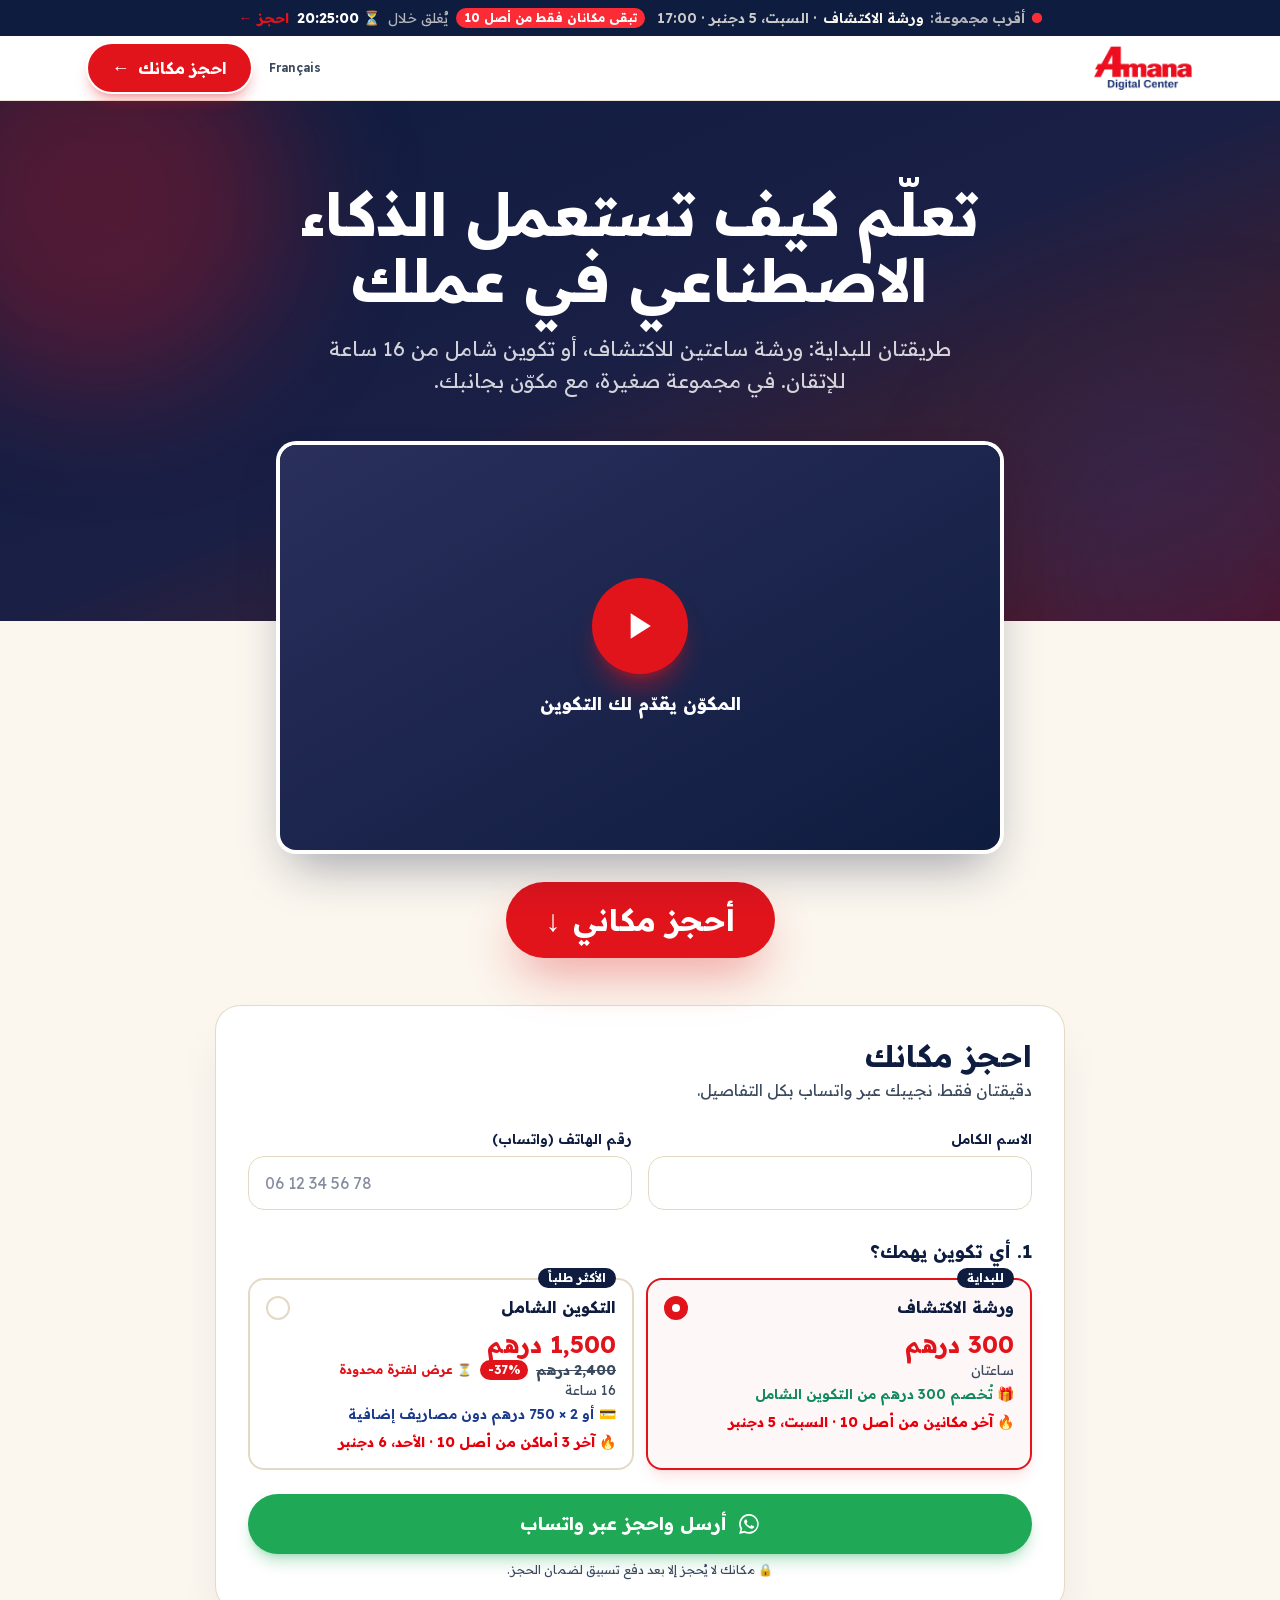
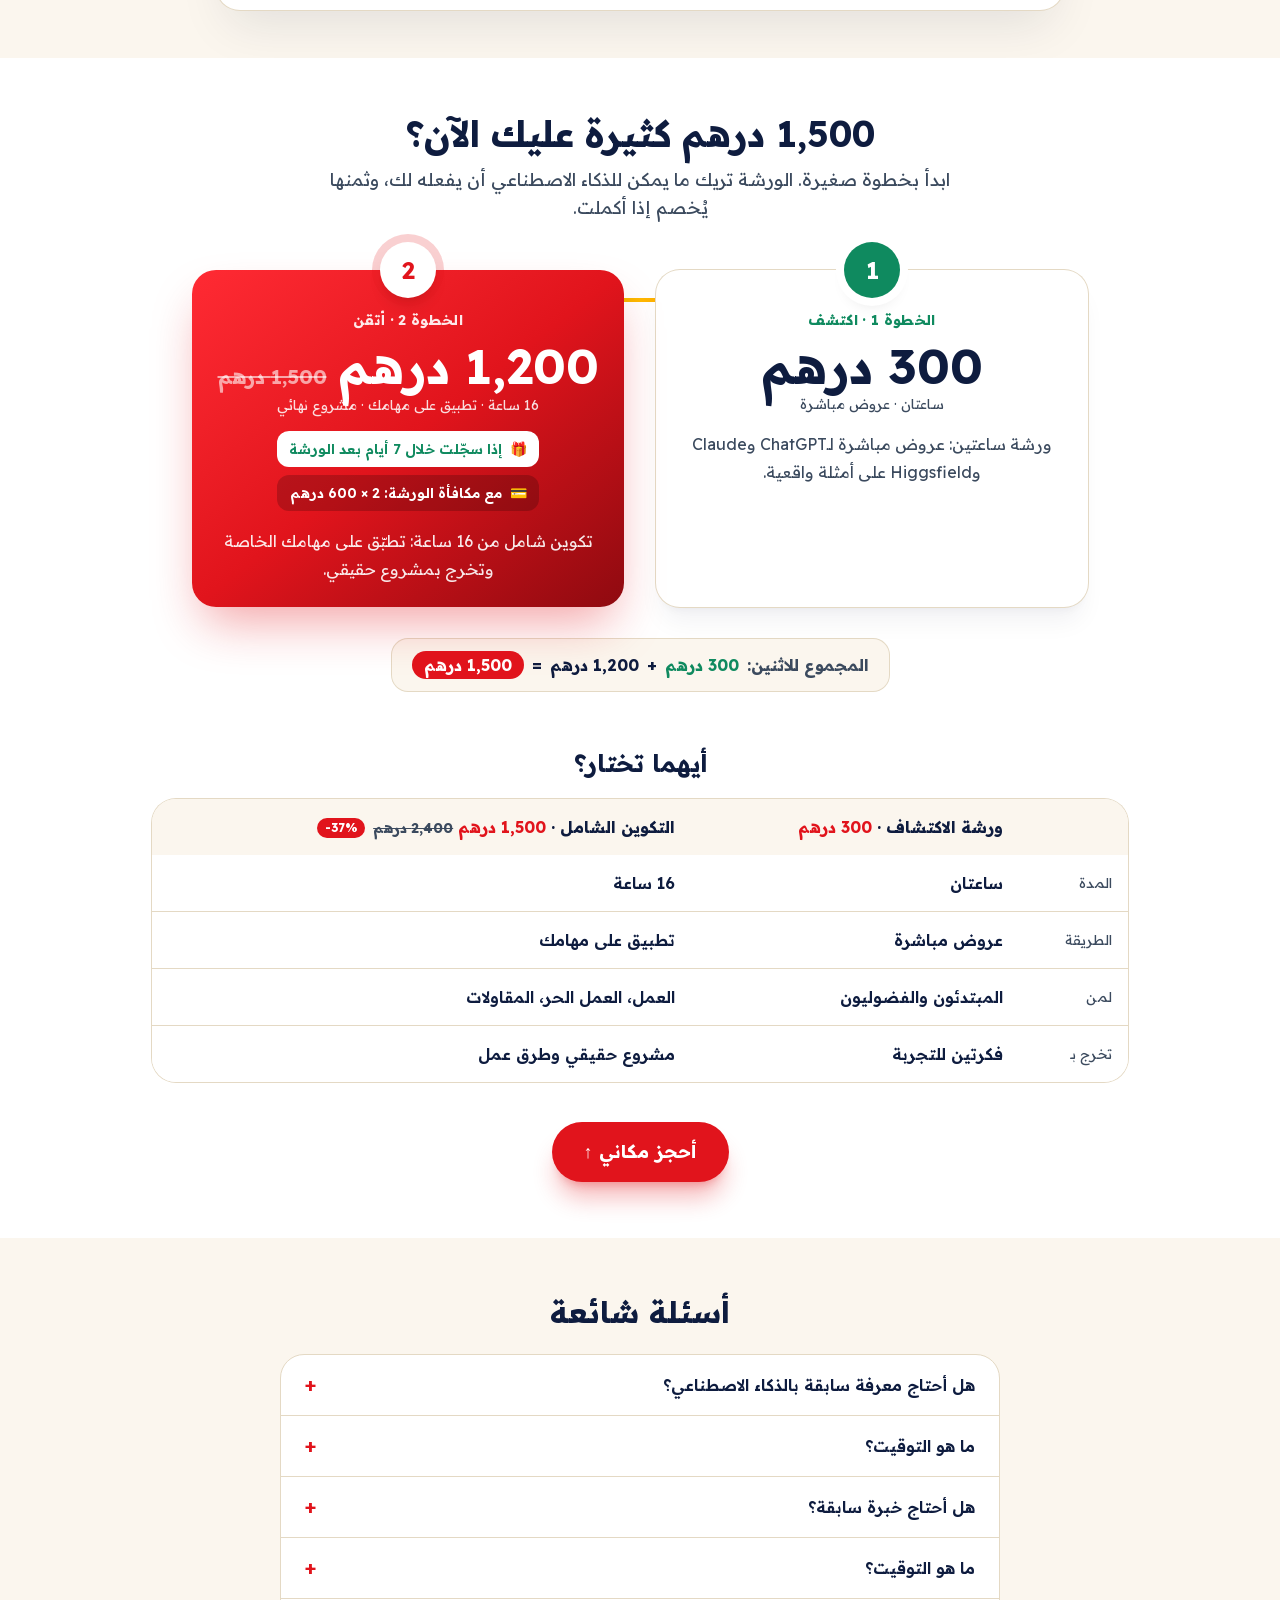
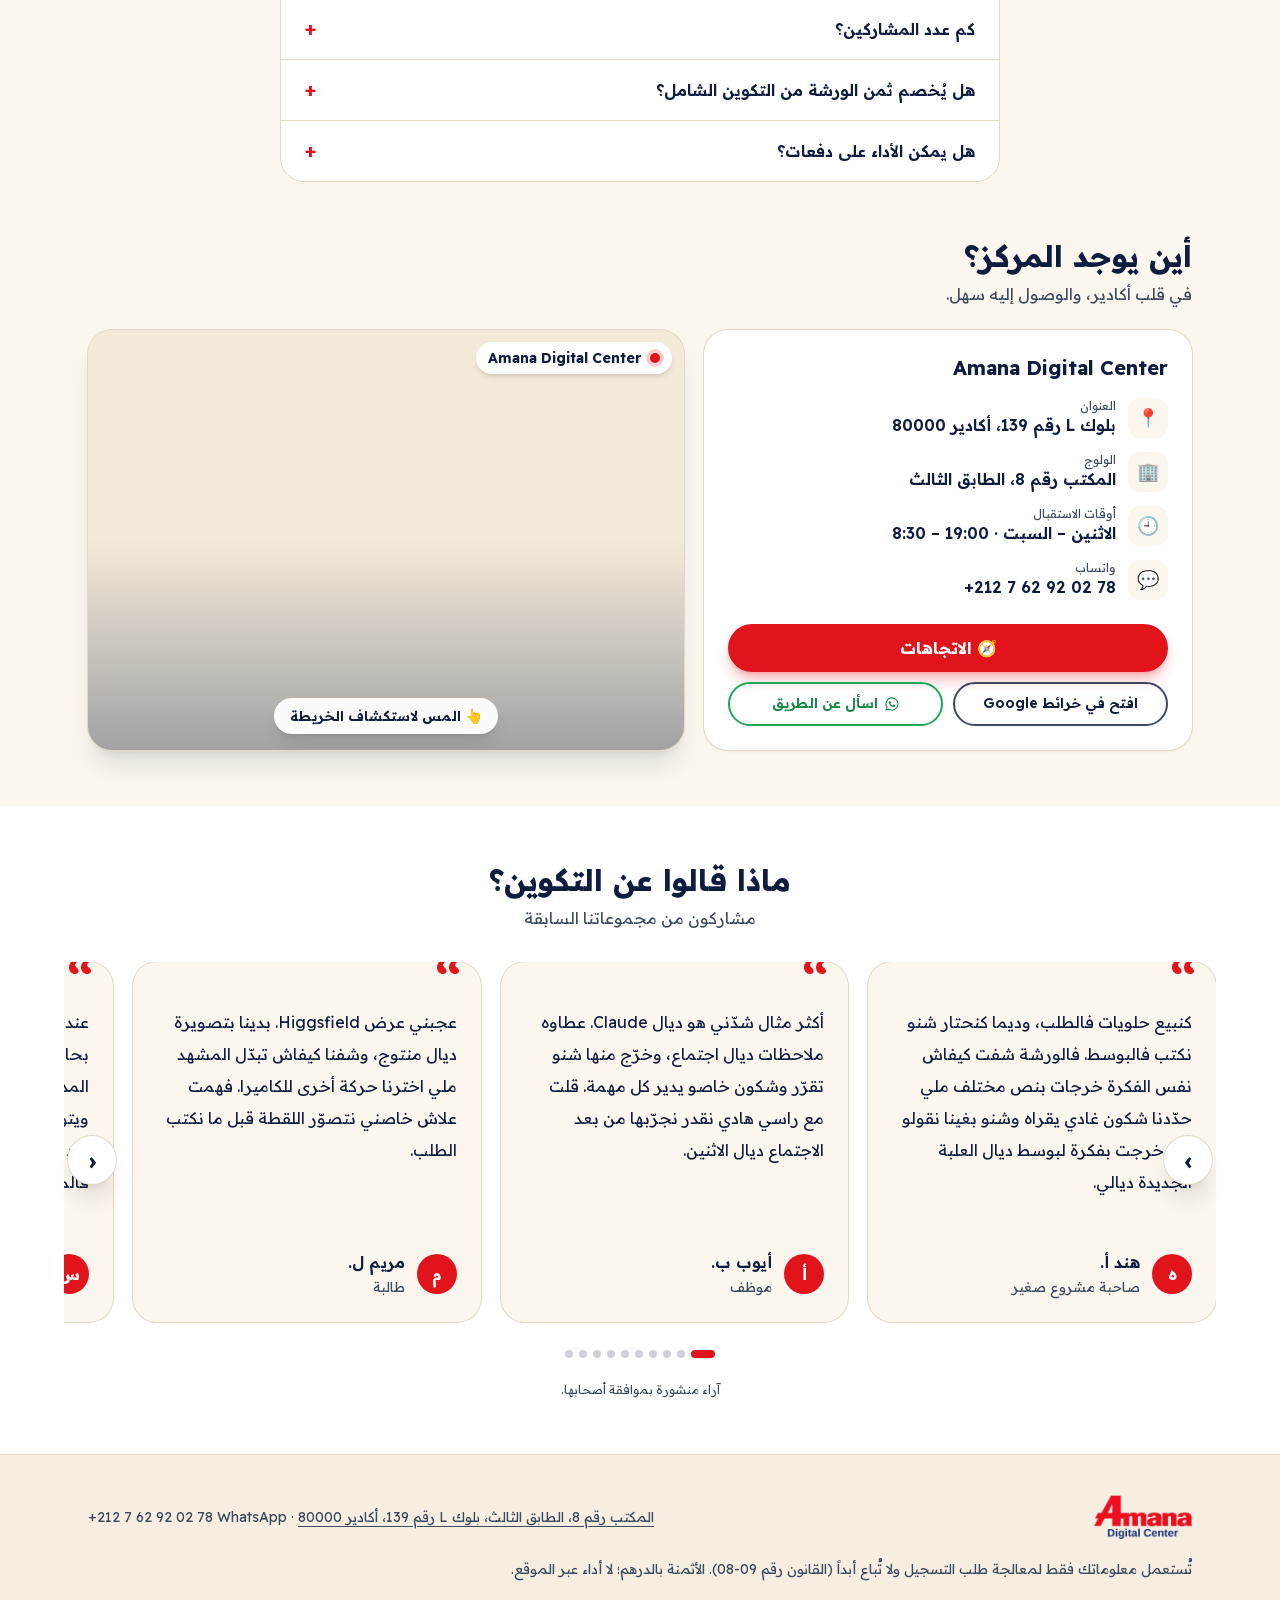
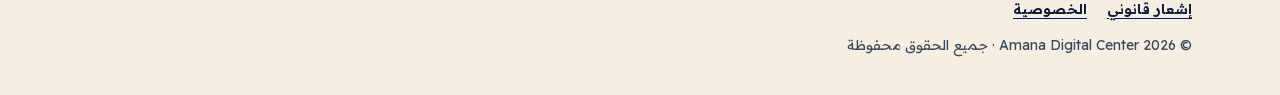
<file: ia/index.html>
<!DOCTYPE html><!--6xvqWqN4wyJeD01iprwZy--><html lang="ar" dir="rtl" class="__variable_fde2ff"><head><meta charSet="utf-8"/><meta name="viewport" content="width=device-width, initial-scale=1"/><link rel="preload" as="image" href="/images/logo.webp"/><link rel="stylesheet" href="/_next/static/css/e26277f3ff22387f.css" data-precedence="next"/><link rel="preload" as="script" fetchPriority="low" href="/_next/static/chunks/webpack-77b3fde2aa4f811e.js"/><script src="/_next/static/chunks/4bd1b696-c023c6e3521b1417.js" async=""></script><script src="/_next/static/chunks/255-0e5ac6cd71b0e266.js" async=""></script><script src="/_next/static/chunks/main-app-0b44889a16dc16d8.js" async=""></script><script src="/_next/static/chunks/715-25e0f812a141e232.js" async=""></script><script src="/_next/static/chunks/840-3f96a9b5f1add878.js" async=""></script><script src="/_next/static/chunks/565-ce7dba9de871165c.js" async=""></script><script src="/_next/static/chunks/app/(ar)/ia/page-a7a1dc286150ba83.js" async=""></script><meta name="theme-color" content="#0e1c3f"/><title>تكوين الذكاء الاصطناعي بأكادير · ورشة 300 درهم أو تكوين 1,500 درهم</title><meta name="description" content="ورشة اكتشاف ساعتين أو تكوين شامل 16 ساعة حضورياً بأكادير. مجموعات صغيرة، وثمن الورشة يُخصم من التكوين."/><meta name="robots" content="index, follow"/><link rel="canonical" href="https://ai.amanadigitalusa.com/ia/"/><link rel="alternate" hrefLang="fr" href="https://ai.amanadigitalusa.com/fr/ia/"/><link rel="alternate" hrefLang="ar" href="https://ai.amanadigitalusa.com/ia/"/><link rel="alternate" hrefLang="x-default" href="https://ai.amanadigitalusa.com/ia/"/><meta property="og:title" content="تكوين الذكاء الاصطناعي بأكادير · ورشة 300 درهم أو تكوين 1,500 درهم"/><meta property="og:description" content="ورشة اكتشاف ساعتين أو تكوين شامل 16 ساعة حضورياً بأكادير. مجموعات صغيرة، وثمن الورشة يُخصم من التكوين."/><meta property="og:url" content="https://ai.amanadigitalusa.com/ia/"/><meta property="og:site_name" content="Amana Digital Center"/><meta property="og:locale" content="ar_MA"/><meta property="og:image" content="https://ai.amanadigitalusa.com/og/ar-home.png"/><meta property="og:image:width" content="1200"/><meta property="og:image:height" content="630"/><meta property="og:image:alt" content="تكوين الذكاء الاصطناعي بأكادير · ورشة 300 درهم أو تكوين 1,500 درهم"/><meta property="og:type" content="website"/><meta name="twitter:card" content="summary_large_image"/><meta name="twitter:title" content="تكوين الذكاء الاصطناعي بأكادير · ورشة 300 درهم أو تكوين 1,500 درهم"/><meta name="twitter:description" content="ورشة اكتشاف ساعتين أو تكوين شامل 16 ساعة حضورياً بأكادير. مجموعات صغيرة، وثمن الورشة يُخصم من التكوين."/><meta name="twitter:image" content="https://ai.amanadigitalusa.com/og/ar-home.png"/><link rel="icon" href="/icon.png?2f074693d754c445" type="image/png" sizes="192x192"/><link rel="apple-touch-icon" href="/apple-icon.png?5735bbc20b63a7ee" type="image/png" sizes="180x180"/><script src="/_next/static/chunks/polyfills-42372ed130431b0a.js" noModule=""></script></head><body class="font-sans"><div hidden=""><!--$--><!--/$--></div><a class="group block bg-ink text-sand transition hover:bg-[#13265a] focus-visible:outline-2 focus-visible:-outline-offset-2 focus-visible:outline-sun" href="/atelier/#reserver"><div class="mx-auto flex max-w-6xl flex-wrap items-center justify-center gap-x-3 gap-y-1 px-4 py-2 text-[13px] leading-5 sm:text-sm"><span class="flex flex-wrap items-center justify-center gap-x-1.5 font-semibold"><span class="relative flex size-2.5" aria-hidden="true"><span class="absolute inline-flex size-full animate-ping rounded-full bg-red-400 opacity-75"></span><span class="relative inline-flex size-2.5 rounded-full bg-red-500"></span></span><span class="hidden text-sand/70 sm:inline">أقرب مجموعة<!-- -->:</span><span class="whitespace-nowrap">ورشة الاكتشاف</span><span class="whitespace-nowrap text-sand/80">· <!-- -->السبت، 21 نونبر<!-- --> · <!-- -->17:00</span></span><span class="flex flex-wrap items-center justify-center gap-x-2 gap-y-1"><span class="whitespace-nowrap rounded-full bg-red-500 px-2 py-0.5 text-xs font-bold text-white">تبقى مكانان فقط من أصل 10</span><span class="hidden text-sand/70 sm:inline">يُغلق خلال</span><span class="flex items-center gap-1 whitespace-nowrap font-display font-bold text-white"><span aria-hidden="true">⏳</span><span class="tabular-nums" dir="ltr">--:--:--</span></span><span class="whitespace-nowrap font-bold text-sun transition group-hover:translate-x-0.5 rtl:group-hover:-translate-x-0.5">احجز<!-- --> <!-- -->←</span></span></div></a><header class="sticky top-0 z-40 border-b border-line/70 bg-white/95 backdrop-blur"><div class="mx-auto flex h-16 max-w-6xl items-center justify-between gap-3 px-4 sm:px-6"><a class="flex items-center" aria-label="Amana Digital Center" href="/"><img src="/images/logo.webp" alt="Amana Digital Center" decoding="async" class="h-11 w-auto " width="823" height="369"/></a><div class="flex items-center gap-2"><a hrefLang="fr" lang="fr" class="rounded-full px-2.5 py-1.5 text-xs font-semibold text-ink-soft underline-offset-4 transition hover:text-ink hover:underline" href="/fr/ia/">Français</a><a href="#reserver" class="book-pulse inline-flex min-h-12 items-center gap-2 rounded-full bg-sun px-5 py-3 text-base font-extrabold text-white shadow-lg shadow-sun/40 ring-2 ring-white transition hover:scale-[1.03] hover:bg-[#b80f16] active:scale-95 sm:px-6"><span class="hidden min-[400px]:inline">احجز مكانك</span><span class="min-[400px]:hidden">احجز</span><span aria-hidden="true" class="text-lg leading-none rtl:-scale-x-100">→</span></a></div></div></header><main><section class="relative overflow-hidden bg-gradient-to-br from-ink via-[#1a1f45] to-[#5c0a12] text-white"><span class="pointer-events-none absolute -end-24 -top-24 size-96 rounded-full bg-sun/30 blur-3xl" aria-hidden="true"></span><span class="pointer-events-none absolute -bottom-32 -start-24 size-96 rounded-full bg-ocean/30 blur-3xl" aria-hidden="true"></span><div class="relative mx-auto max-w-4xl px-4 pb-40 pt-14 text-center sm:px-6 sm:pb-56 sm:pt-20"><h1 class="text-balance font-display text-4xl font-black leading-tight sm:text-6xl sm:leading-[1.1]">تعلّم كيف تستعمل الذكاء الاصطناعي في عملك</h1><p class="mx-auto mt-5 max-w-2xl text-lg leading-8 text-white/80 sm:text-xl">طريقتان للبداية: ورشة ساعتين للاكتشاف، أو تكوين شامل من 16 ساعة للإتقان. في مجموعة صغيرة، مع مكوّن بجانبك.</p></div></section><section class="relative z-10 mx-auto -mt-28 max-w-3xl px-4 sm:-mt-44 sm:px-6"><div class="relative grid aspect-video w-full place-items-center overflow-hidden rounded-2xl bg-gradient-to-br from-[#2a2f5c] to-ink shadow-2xl shadow-ink/40 ring-4 ring-white"><div class="text-center text-white"><span class="mx-auto grid size-20 place-items-center rounded-full bg-sun shadow-xl shadow-sun/40 sm:size-24" aria-hidden="true"><svg viewBox="0 0 24 24" class="ms-1 size-9 fill-white sm:size-11"><path d="M8 5v14l11-7z"></path></svg></span><p class="mt-4 font-display text-lg font-bold">المكوّن يقدّم لك التكوين</p></div></div><div class="mt-8 text-center"><a href="#reserver" class="book-pulse inline-flex min-h-16 w-full items-center justify-center gap-3 rounded-full bg-sun px-10 py-5 font-display text-2xl font-black text-white shadow-2xl shadow-sun/40 transition hover:scale-[1.02] hover:bg-[#b80f16] sm:w-auto sm:text-3xl">أحجز مكاني<!-- --> <span aria-hidden="true">↓</span></a></div></section><section id="reserver" class="mx-auto max-w-4xl scroll-mt-24 px-4 py-12 sm:px-6"><form noValidate="" class="rounded-3xl bg-white p-5 shadow-2xl shadow-ink/10 ring-1 ring-line sm:p-8"><h2 class="font-display text-2xl font-black sm:text-3xl">احجز مكانك</h2><p class="mt-1 text-ink-soft">دقيقتان فقط. نجيبك عبر واتساب بكل التفاصيل.</p><div class="mt-6 grid gap-4 sm:grid-cols-2"><label class="block"><span class="text-sm font-semibold">الاسم الكامل</span><input autoComplete="name" class="mt-1.5 w-full rounded-2xl border border-line bg-white px-4 py-3.5 text-base outline-none transition focus:border-ocean focus:ring-4 focus:ring-ocean/15" aria-invalid="false" name="fullName"/></label><label class="block"><span class="text-sm font-semibold">رقم الهاتف (واتساب)</span><input type="tel" inputMode="tel" autoComplete="tel" dir="ltr" placeholder="06 12 34 56 78" class="mt-1.5 w-full rounded-2xl border border-line bg-white px-4 py-3.5 text-base outline-none transition focus:border-ocean focus:ring-4 focus:ring-ocean/15 text-start" aria-invalid="false" name="phone"/></label></div><fieldset class="mt-7"><legend class="font-display text-lg font-bold">1. أي تكوين يهمك؟</legend><div class="mt-3 grid gap-3 sm:grid-cols-2"><label class="relative flex cursor-pointer flex-col rounded-2xl border-2 p-4 transition border-sun bg-red-50/60 shadow-lg shadow-sun/10"><input type="radio" class="sr-only" name="course" checked="" value="workshop"/><span class="absolute -top-3 start-4 rounded-full bg-ink px-2.5 py-0.5 text-xs font-bold text-white">للبداية</span><span class="flex items-start justify-between gap-3"><span class="font-display font-bold leading-snug">ورشة الاكتشاف</span><span class="grid size-6 shrink-0 place-items-center rounded-full border-2 border-sun bg-sun"><span class="size-2 rounded-full bg-white"></span></span></span><span class="mt-2 font-display text-2xl font-black text-sun">300 درهم</span><span class="text-sm text-ink-soft">ساعتان</span><span class="mt-1 text-sm font-semibold text-palm">🎁 <!-- -->تُخصم 300 درهم من التكوين الشامل</span><span class="mt-2 text-sm font-bold text-red-600">🔥 <!-- -->آخر مكانين من أصل 10<!-- --> · <!-- -->السبت، 21 نونبر</span></label><label class="relative flex cursor-pointer flex-col rounded-2xl border-2 p-4 transition border-line hover:border-ink/30"><input type="radio" class="sr-only" name="course" value="complete"/><span class="absolute -top-3 start-4 rounded-full bg-ink px-2.5 py-0.5 text-xs font-bold text-white">الأكثر طلباً</span><span class="flex items-start justify-between gap-3"><span class="font-display font-bold leading-snug">التكوين الشامل</span><span class="grid size-6 shrink-0 place-items-center rounded-full border-2 border-line"></span></span><span class="mt-2 font-display text-2xl font-black text-sun">1,500 درهم</span><span class="inline-flex flex-wrap items-center gap-x-2 gap-y-1 text-sm"><s class="font-bold text-ink-soft">2,400 درهم</s><span class="rounded-full bg-sun px-2 py-0.5 text-xs font-black text-white" dir="ltr">-<!-- -->37<!-- -->%</span><span class="text-xs font-bold text-sun">⏳ <!-- -->عرض لفترة محدودة</span></span><span class="text-sm text-ink-soft">16 ساعة</span><span class="mt-1 text-sm font-semibold text-ocean">💳 <!-- -->أو 2 × 750 درهم دون مصاريف إضافية</span><span class="mt-2 text-sm font-bold text-red-600">🔥 <!-- -->آخر 3 أماكن من أصل 10<!-- --> · <!-- -->الأحد، 22 نونبر</span></label></div></fieldset><button type="submit" class="pulse-ring mt-6 flex min-h-14 w-full items-center justify-center gap-2.5 rounded-full bg-[#1fa855] px-6 py-4 text-lg font-bold text-white shadow-lg shadow-[#1fa855]/30 transition hover:bg-[#178a45] disabled:opacity-70"><svg viewBox="0 0 24 24" fill="currentColor" class="size-6" aria-hidden="true"><path d="M12.04 2a9.9 9.9 0 0 0-8.5 15l-1.4 5.1 5.2-1.37A9.9 9.9 0 1 0 12.04 2Zm0 18.1a8.2 8.2 0 0 1-4.18-1.15l-.3-.18-3.09.81.83-3.01-.2-.31a8.2 8.2 0 1 1 6.94 3.84Zm4.5-6.14c-.25-.12-1.46-.72-1.69-.8-.23-.08-.39-.12-.56.13-.16.24-.64.8-.78.96-.14.17-.29.19-.53.06a6.7 6.7 0 0 1-3.32-2.9c-.25-.43.25-.4.72-1.33.08-.16.04-.3-.02-.43-.06-.12-.56-1.34-.76-1.84-.2-.48-.4-.41-.56-.42h-.47a.9.9 0 0 0-.66.31 2.76 2.76 0 0 0-.86 2.06 4.8 4.8 0 0 0 1 2.55 11 11 0 0 0 4.2 3.7c1.56.68 2.18.73 2.96.62.48-.07 1.46-.6 1.67-1.18.2-.58.2-1.07.14-1.18-.06-.1-.22-.16-.47-.29Z"></path></svg>أرسل واحجز عبر واتساب</button><p class="mt-2 text-center text-xs text-ink-soft">🔒 <!-- -->مكانك لا يُحجز إلا بعد دفع تسبيق لضمان الحجز.</p></form></section><section class="bg-white py-14"><div class="mx-auto max-w-5xl px-4 sm:px-6"><h2 class="text-center font-display text-3xl font-black sm:text-4xl">1,500 درهم كثيرة عليك الآن؟</h2><p class="mx-auto mt-3 max-w-2xl text-center text-lg text-ink-soft">ابدأ بخطوة صغيرة. الورشة تريك ما يمكن للذكاء الاصطناعي أن يفعله لك، وثمنها يُخصم إذا أكملت.</p><ol class="relative mx-auto mt-12 grid max-w-4xl gap-6 md:grid-cols-2 md:gap-8"><span class="pointer-events-none absolute inset-x-1/4 top-7 hidden h-1 rounded-full bg-gradient-to-r from-palm via-amber-400 to-sun md:block" aria-hidden="true"></span><li class="relative flex flex-col rounded-3xl bg-white p-6 pt-10 text-center shadow-xl shadow-ink/5 ring-1 ring-line"><span class="absolute -top-7 start-1/2 grid size-14 -translate-x-1/2 place-items-center rounded-full bg-palm font-display text-2xl font-black text-white shadow-lg ring-8 ring-white rtl:translate-x-1/2">1</span><p class="text-sm font-bold uppercase tracking-wide text-palm">الخطوة 1 · اكتشف</p><p class="mt-3 whitespace-nowrap font-display text-4xl font-black sm:text-5xl">300 درهم</p><p class="mt-1 text-sm text-ink-soft">ساعتان · عروض مباشرة</p><p class="mt-4 leading-7 text-ink-soft">ورشة ساعتين: عروض مباشرة لـChatGPT وClaude وHiggsfield على أمثلة واقعية.</p></li><li class="relative flex flex-col rounded-3xl bg-gradient-to-br from-[#ff2a33] via-[#e1141c] to-[#8f0a10] p-6 pt-10 text-center text-white shadow-2xl shadow-sun/40"><span class="absolute -top-7 start-1/2 grid size-14 -translate-x-1/2 place-items-center rounded-full bg-white font-display text-2xl font-black text-sun shadow-lg ring-8 ring-sun/20 rtl:translate-x-1/2">2</span><p class="text-sm font-bold uppercase tracking-wide text-white/90">الخطوة 2 · أتقن</p><div class="mt-3 flex flex-wrap items-baseline justify-center gap-x-3"><span class="whitespace-nowrap font-display text-4xl font-black sm:text-5xl">1,200 درهم</span><s class="text-xl font-bold text-white/60">1,500 درهم</s></div><p class="mt-1 text-sm text-white/85">16 ساعة · تطبيق على مهامك · مشروع نهائي</p><ul class="mx-auto mt-4 space-y-2 text-start text-sm font-semibold"><li class="flex items-start gap-2 rounded-xl bg-white px-3 py-2 text-palm"><span aria-hidden="true">🎁</span>إذا سجّلت خلال 7 أيام بعد الورشة</li><li class="flex items-start gap-2 rounded-xl bg-black/20 px-3 py-2"><span aria-hidden="true">💳</span>مع مكافأة الورشة: 2 × 600 درهم</li></ul><p class="mt-4 leading-7 text-white/90">تكوين شامل من 16 ساعة: تطبّق على مهامك الخاصة وتخرج بمشروع حقيقي.</p></li></ol><div class="mx-auto mt-8 flex w-fit flex-wrap items-center justify-center gap-2 rounded-2xl bg-sand px-5 py-3 text-center font-display font-bold ring-1 ring-line"><span class="text-ink-soft">المجموع للاثنين<!-- -->:</span><span class="text-palm">300 درهم</span>+<span>1,200 درهم</span>=<span class="rounded-full bg-sun px-3 py-0.5 text-white">1,500 درهم</span></div><h3 class="mt-14 text-center font-display text-2xl font-bold">أيهما تختار؟</h3><div class="mt-5 overflow-x-auto rounded-3xl ring-1 ring-line"><table class="w-full min-w-[30rem] text-start"><thead class="bg-sand"><tr><th class="p-4 text-start text-sm text-ink-soft"></th><th class="p-4 text-start font-display">ورشة الاكتشاف<!-- --> · <span class="text-sun">300 درهم</span></th><th class="p-4 text-start font-display">التكوين الشامل<!-- --> · <span class="text-sun">1,500 درهم</span> <span class="inline-flex flex-wrap items-center gap-x-2 gap-y-1 text-sm"><s class="font-bold text-ink-soft">2,400 درهم</s><span class="rounded-full bg-sun px-2 py-0.5 text-xs font-black text-white" dir="ltr">-<!-- -->37<!-- -->%</span></span></th></tr></thead><tbody class="divide-y divide-line bg-white"><tr><td class="p-4 text-sm text-ink-soft">المدة</td><td class="p-4 font-semibold">ساعتان</td><td class="p-4 font-semibold">16 ساعة</td></tr><tr><td class="p-4 text-sm text-ink-soft">الطريقة</td><td class="p-4 font-semibold">عروض مباشرة</td><td class="p-4 font-semibold">تطبيق على مهامك</td></tr><tr><td class="p-4 text-sm text-ink-soft">لمن</td><td class="p-4 font-semibold">المبتدئون والفضوليون</td><td class="p-4 font-semibold">العمل، العمل الحر، المقاولات</td></tr><tr><td class="p-4 text-sm text-ink-soft">تخرج بـ</td><td class="p-4 font-semibold">فكرتين للتجربة</td><td class="p-4 font-semibold">مشروع حقيقي وطرق عمل</td></tr></tbody></table></div><div class="mt-10 text-center"><a href="#reserver" class="inline-flex min-h-14 items-center gap-2 rounded-full bg-sun px-8 py-4 text-lg font-extrabold text-white shadow-xl shadow-sun/30 transition hover:bg-[#b80f16]">أحجز مكاني<!-- --> ↑</a></div></div></section><section class="mx-auto max-w-3xl px-4 py-14 sm:px-6" aria-labelledby="faq-title"><h2 id="faq-title" class="text-center font-display text-2xl font-bold sm:text-3xl">أسئلة شائعة</h2><div class="mt-6 divide-y divide-line rounded-3xl border border-line bg-white"><details class="group px-5 py-4 sm:px-6"><summary class="flex cursor-pointer items-center justify-between gap-4 font-semibold">هل أحتاج معرفة سابقة بالذكاء الاصطناعي؟<span class="text-xl text-sun transition group-open:rotate-45" aria-hidden="true">+</span></summary><p class="mt-3 leading-8 text-ink-soft">لا. الورشة مصمّمة للمبتدئين.</p></details><details class="group px-5 py-4 sm:px-6"><summary class="flex cursor-pointer items-center justify-between gap-4 font-semibold">ما هو التوقيت؟<span class="text-xl text-sun transition group-open:rotate-45" aria-hidden="true">+</span></summary><p class="mt-3 leading-8 text-ink-soft">السبت من 17:00 إلى 19:00 في Amana Digital Center بأكادير.</p></details><details class="group px-5 py-4 sm:px-6"><summary class="flex cursor-pointer items-center justify-between gap-4 font-semibold">هل أحتاج خبرة سابقة؟<span class="text-xl text-sun transition group-open:rotate-45" aria-hidden="true">+</span></summary><p class="mt-3 leading-8 text-ink-soft">لا. يبدأ التكوين من أساسيات الذكاء الاصطناعي وكتابة الأوامر.</p></details><details class="group px-5 py-4 sm:px-6"><summary class="flex cursor-pointer items-center justify-between gap-4 font-semibold">ما هو التوقيت؟<span class="text-xl text-sun transition group-open:rotate-45" aria-hidden="true">+</span></summary><p class="mt-3 leading-8 text-ink-soft">الأحد ابتداءً من 11:00 في Amana Digital Center بأكادير. المجموع 16 ساعة.</p></details><details class="group px-5 py-4 sm:px-6"><summary class="flex cursor-pointer items-center justify-between gap-4 font-semibold">كم عدد المشاركين؟<span class="text-xl text-sun transition group-open:rotate-45" aria-hidden="true">+</span></summary><p class="mt-3 leading-8 text-ink-soft">10 مشاركين كحد أقصى في كل مجموعة، ليبقى وقت للتطبيق والأسئلة.</p></details><details class="group px-5 py-4 sm:px-6"><summary class="flex cursor-pointer items-center justify-between gap-4 font-semibold">هل يُخصم ثمن الورشة من التكوين الشامل؟<span class="text-xl text-sun transition group-open:rotate-45" aria-hidden="true">+</span></summary><p class="mt-3 leading-8 text-ink-soft">نعم. إذا سجّلت في التكوين الشامل خلال 7 أيام بعد ورشتك، تُخصم 300 درهم ثمن الورشة: تدفع 1,200 درهم بدل 1,500 درهم. صالح مرة واحدة لكل شخص.</p></details><details class="group px-5 py-4 sm:px-6"><summary class="flex cursor-pointer items-center justify-between gap-4 font-semibold">هل يمكن الأداء على دفعات؟<span class="text-xl text-sun transition group-open:rotate-45" aria-hidden="true">+</span></summary><p class="mt-3 leading-8 text-ink-soft">نعم، يمكن أداء التكوين الشامل على دفعتين دون مصاريف إضافية: 750 درهم عند تأكيد مكانك، ثم 750 درهم في منتصف التكوين. مع مكافأة الورشة: 2 × 600 درهم.</p></details></div><script type="application/ld+json">{"@context":"https://schema.org","@type":"FAQPage","mainEntity":[{"@type":"Question","name":"هل أحتاج معرفة سابقة بالذكاء الاصطناعي؟","acceptedAnswer":{"@type":"Answer","text":"لا. الورشة مصمّمة للمبتدئين."}},{"@type":"Question","name":"ما هو التوقيت؟","acceptedAnswer":{"@type":"Answer","text":"السبت من 17:00 إلى 19:00 في Amana Digital Center بأكادير."}},{"@type":"Question","name":"هل أحتاج خبرة سابقة؟","acceptedAnswer":{"@type":"Answer","text":"لا. يبدأ التكوين من أساسيات الذكاء الاصطناعي وكتابة الأوامر."}},{"@type":"Question","name":"ما هو التوقيت؟","acceptedAnswer":{"@type":"Answer","text":"الأحد ابتداءً من 11:00 في Amana Digital Center بأكادير. المجموع 16 ساعة."}},{"@type":"Question","name":"كم عدد المشاركين؟","acceptedAnswer":{"@type":"Answer","text":"10 مشاركين كحد أقصى في كل مجموعة، ليبقى وقت للتطبيق والأسئلة."}},{"@type":"Question","name":"هل يُخصم ثمن الورشة من التكوين الشامل؟","acceptedAnswer":{"@type":"Answer","text":"نعم. إذا سجّلت في التكوين الشامل خلال 7 أيام بعد ورشتك، تُخصم 300 درهم ثمن الورشة: تدفع 1,200 درهم بدل 1,500 درهم. صالح مرة واحدة لكل شخص."}},{"@type":"Question","name":"هل يمكن الأداء على دفعات؟","acceptedAnswer":{"@type":"Answer","text":"نعم، يمكن أداء التكوين الشامل على دفعتين دون مصاريف إضافية: 750 درهم عند تأكيد مكانك، ثم 750 درهم في منتصف التكوين. مع مكافأة الورشة: 2 × 600 درهم."}}]}</script></section><section class="mx-auto max-w-6xl px-4 pb-14 sm:px-6" aria-labelledby="map-title"><div class="text-center lg:text-start"><h2 id="map-title" class="font-display text-2xl font-bold sm:text-3xl">أين يوجد المركز؟</h2><p class="mt-2 text-ink-soft">في قلب أكادير، والوصول إليه سهل.</p></div><div class="mt-6 grid gap-5 lg:grid-cols-[0.9fr_1.1fr]"><div class="flex flex-col rounded-3xl bg-white p-5 shadow-sm ring-1 ring-line sm:p-6"><p class="font-display text-xl font-bold">Amana Digital Center</p><dl class="mt-4 grid grid-cols-2 gap-x-4 gap-y-4 lg:grid-cols-1 lg:gap-y-3.5"><div class="flex min-w-0 flex-col items-start gap-2 sm:flex-row sm:gap-3"><span class="grid size-10 shrink-0 place-items-center rounded-xl bg-sand text-lg" aria-hidden="true">📍</span><div class="min-w-0"><dt class="text-xs text-ink-soft">العنوان</dt><dd class="break-words text-sm font-semibold leading-snug sm:text-base">بلوك L رقم 139، أكادير 80000</dd></div></div><div class="flex min-w-0 flex-col items-start gap-2 sm:flex-row sm:gap-3"><span class="grid size-10 shrink-0 place-items-center rounded-xl bg-sand text-lg" aria-hidden="true">🏢</span><div class="min-w-0"><dt class="text-xs text-ink-soft">الولوج</dt><dd class="break-words text-sm font-semibold leading-snug sm:text-base">المكتب رقم 8، الطابق الثالث</dd></div></div><div class="flex min-w-0 flex-col items-start gap-2 sm:flex-row sm:gap-3"><span class="grid size-10 shrink-0 place-items-center rounded-xl bg-sand text-lg" aria-hidden="true">🕘</span><div class="min-w-0"><dt class="text-xs text-ink-soft">أوقات الاستقبال</dt><dd class="break-words text-sm font-semibold leading-snug sm:text-base">الاثنين – السبت<!-- --> · <span dir="ltr">8:30 – 19:00</span></dd></div></div><div class="flex min-w-0 flex-col items-start gap-2 sm:flex-row sm:gap-3"><span class="grid size-10 shrink-0 place-items-center rounded-xl bg-sand text-lg" aria-hidden="true">💬</span><div class="min-w-0"><dt class="text-xs text-ink-soft">واتساب</dt><dd class="break-words text-sm font-semibold leading-snug sm:text-base" dir="ltr">+212 7 62 92 02 78</dd></div></div></dl><div class="mt-6 grid gap-2.5 sm:mt-auto sm:pt-6"><a href="https://www.google.com/maps/dir/?api=1&amp;destination=30.3933365,-9.5436816" target="_blank" rel="noopener noreferrer" class="flex min-h-12 items-center justify-center gap-2 rounded-full bg-sun px-5 py-3 font-bold text-white shadow-lg shadow-sun/30 transition hover:bg-[#b80f16]">🧭 <!-- -->الاتجاهات</a><div class="grid grid-cols-2 gap-2.5"><a href="https://www.google.com/maps/place/Amana+Digital+Studio/@30.3933365,-9.5436816,17z/data=!4m6!3m5!1s0xdb3c9e8570608f3:0xf12da359aaa9b23f!8m2!3d30.3933365!4d-9.5436816" target="_blank" rel="noopener noreferrer" class="flex min-h-11 items-center justify-center rounded-full border-2 border-ink/80 px-3 py-2 text-center text-sm font-semibold leading-tight transition hover:bg-ink hover:text-sand">افتح في خرائط Google</a><a href="https://wa.me/212762920278?text=%D8%A7%D9%84%D8%B3%D9%84%D8%A7%D9%85%20%D8%B9%D9%84%D9%8A%D9%83%D9%85%D8%8C%20%D9%85%D9%85%D9%83%D9%86%20%D8%AA%D8%B9%D8%B7%D9%8A%D9%88%D9%86%D9%8A%20%D8%A7%D9%84%D8%B7%D8%B1%D9%8A%D9%82%20%D9%84%D9%84%D9%88%D8%B5%D9%88%D9%84%20%D8%A5%D9%84%D9%89%20Amana%20Digital%20Center%D8%9F" target="_blank" rel="noopener noreferrer" class="flex min-h-11 items-center justify-center gap-1.5 rounded-full border-2 border-[#1fa855] px-3 py-2 text-center text-sm font-semibold leading-tight text-[#178a45] transition hover:bg-[#1fa855] hover:text-white"><svg viewBox="0 0 24 24" fill="currentColor" class="size-4 shrink-0" aria-hidden="true"><path d="M12.04 2a9.9 9.9 0 0 0-8.5 15l-1.4 5.1 5.2-1.37A9.9 9.9 0 1 0 12.04 2Zm0 18.1a8.2 8.2 0 0 1-4.18-1.15l-.3-.18-3.09.81.83-3.01-.2-.31a8.2 8.2 0 1 1 6.94 3.84Zm4.5-6.14c-.25-.12-1.46-.72-1.69-.8-.23-.08-.39-.12-.56.13-.16.24-.64.8-.78.96-.14.17-.29.19-.53.06a6.7 6.7 0 0 1-3.32-2.9c-.25-.43.25-.4.72-1.33.08-.16.04-.3-.02-.43-.06-.12-.56-1.34-.76-1.84-.2-.48-.4-.41-.56-.42h-.47a.9.9 0 0 0-.66.31 2.76 2.76 0 0 0-.86 2.06 4.8 4.8 0 0 0 1 2.55 11 11 0 0 0 4.2 3.7c1.56.68 2.18.73 2.96.62.48-.07 1.46-.6 1.67-1.18.2-.58.2-1.07.14-1.18-.06-.1-.22-.16-.47-.29Z"></path></svg>اسأل عن الطريق</a></div></div></div><div class="relative h-full min-h-72 overflow-hidden rounded-3xl bg-sand-2 shadow-xl shadow-ink/10 ring-1 ring-line sm:min-h-80"><iframe src="https://maps.google.com/maps?q=30.3933365,-9.5436816&amp;z=17&amp;hl=ar&amp;output=embed" title="Amana Digital Center · Google Maps" class="absolute inset-0 size-full pointer-events-none" loading="lazy" referrerPolicy="no-referrer-when-downgrade"></iframe><button type="button" class="absolute inset-0 flex items-end justify-center bg-gradient-to-t from-ink/35 via-transparent to-transparent p-4" aria-label="المس لاستكشاف الخريطة"><span class="rounded-full bg-white/95 px-4 py-2 text-sm font-semibold text-ink shadow-lg">👆 <!-- -->المس لاستكشاف الخريطة</span></button><span class="pointer-events-none absolute start-3 top-3 flex items-center gap-2 rounded-full bg-white/95 px-3 py-1.5 text-sm font-bold text-ink shadow-md"><span class="size-2.5 rounded-full bg-sun ring-4 ring-sun/20" aria-hidden="true"></span>Amana Digital Center</span></div></div></section><section class="bg-white py-14" aria-labelledby="testimonials-title"><div class="mx-auto max-w-6xl px-4 sm:px-6"><h2 id="testimonials-title" class="text-center font-display text-2xl font-bold sm:text-3xl">ماذا قالوا عن التكوين؟</h2><p class="mt-2 text-center text-ink-soft">مشاركون من مجموعاتنا السابقة</p><div class="mt-8"><div class="relative"><div class="-mx-4 flex snap-x snap-mandatory gap-5 overflow-x-auto scroll-smooth px-4 pb-4 [scrollbar-width:none] sm:-mx-6 sm:px-6 [&amp;::-webkit-scrollbar]:hidden"><div class="w-[85%] shrink-0 snap-start sm:w-[46%] lg:w-[31.5%]"><figure class="relative flex h-full flex-col rounded-3xl bg-sand p-6 pt-8 ring-1 ring-line"><span class="absolute -top-3 start-5 font-display text-6xl leading-none text-sun" aria-hidden="true">“</span><blockquote class="mt-3 leading-8">كنبيع حلويات فالطلب، وديما كنحتار شنو نكتب فالبوسط. فالورشة شفت كيفاش نفس الفكرة خرجات بنص مختلف ملي حدّدنا شكون غادي يقراه وشنو بغينا نقولو ليه. خرجت بفكرة لبوسط ديال العلبة الجديدة ديالي.</blockquote><figcaption class="mt-5 flex items-center gap-3 sm:mt-auto sm:pt-5"><span class="grid size-10 shrink-0 place-items-center rounded-full bg-sun font-display font-bold text-white" aria-hidden="true">ه</span><span><span class="block font-display font-semibold">هند أ.</span><span class="text-sm text-ink-soft">صاحبة مشروع صغير</span></span></figcaption></figure></div><div class="w-[85%] shrink-0 snap-start sm:w-[46%] lg:w-[31.5%]"><figure class="relative flex h-full flex-col rounded-3xl bg-sand p-6 pt-8 ring-1 ring-line"><span class="absolute -top-3 start-5 font-display text-6xl leading-none text-sun" aria-hidden="true">“</span><blockquote class="mt-3 leading-8">أكثر مثال شدّني هو ديال Claude. عطاوه ملاحظات ديال اجتماع، وخرّج منها شنو تقرّر وشكون خاصو يدير كل مهمة. قلت مع راسي هادي نقدر نجرّبها من بعد الاجتماع ديال الاثنين.</blockquote><figcaption class="mt-5 flex items-center gap-3 sm:mt-auto sm:pt-5"><span class="grid size-10 shrink-0 place-items-center rounded-full bg-sun font-display font-bold text-white" aria-hidden="true">أ</span><span><span class="block font-display font-semibold">أيوب ب.</span><span class="text-sm text-ink-soft">موظف</span></span></figcaption></figure></div><div class="w-[85%] shrink-0 snap-start sm:w-[46%] lg:w-[31.5%]"><figure class="relative flex h-full flex-col rounded-3xl bg-sand p-6 pt-8 ring-1 ring-line"><span class="absolute -top-3 start-5 font-display text-6xl leading-none text-sun" aria-hidden="true">“</span><blockquote class="mt-3 leading-8">عجبني عرض Higgsfield. بدينا بتصويرة ديال منتوج، وشفنا كيفاش تبدّل المشهد ملي اخترنا حركة أخرى للكاميرا. فهمت علاش خاصني نتصوّر اللقطة قبل ما نكتب الطلب.</blockquote><figcaption class="mt-5 flex items-center gap-3 sm:mt-auto sm:pt-5"><span class="grid size-10 shrink-0 place-items-center rounded-full bg-sun font-display font-bold text-white" aria-hidden="true">م</span><span><span class="block font-display font-semibold">مريم ل.</span><span class="text-sm text-ink-soft">طالبة</span></span></figcaption></figure></div><div class="w-[85%] shrink-0 snap-start sm:w-[46%] lg:w-[31.5%]"><figure class="relative flex h-full flex-col rounded-3xl bg-sand p-6 pt-8 ring-1 ring-line"><span class="absolute -top-3 start-5 font-display text-6xl leading-none text-sun" aria-hidden="true">“</span><blockquote class="mt-3 leading-8">عندي أسئلة كيتعاودو كل نهار فالواتساب، بحال الثمن ووقت التوصيل. فالورشة ورّانا المدرّب كيفاش الطلب يقدر يتصنّف ويتوجّد ليه جواب نراجعو قبل ما نصيفطو. هاد المثال بالضبط هو اللي بغيت نجرّب فالمحل.</blockquote><figcaption class="mt-5 flex items-center gap-3 sm:mt-auto sm:pt-5"><span class="grid size-10 shrink-0 place-items-center rounded-full bg-sun font-display font-bold text-white" aria-hidden="true">س</span><span><span class="block font-display font-semibold">سفيان م.</span><span class="text-sm text-ink-soft">مسيّر محل</span></span></figcaption></figure></div><div class="w-[85%] shrink-0 snap-start sm:w-[46%] lg:w-[31.5%]"><figure class="relative flex h-full flex-col rounded-3xl bg-sand p-6 pt-8 ring-1 ring-line"><span class="absolute -top-3 start-5 font-display text-6xl leading-none text-sun" aria-hidden="true">“</span><blockquote class="mt-3 leading-8">جيت للورشة وكنعرف غير نسول ChatGPT على شي حاجة. فالساعتين شفت أمثلة مختلفة، وفالأخير كتبت جوج حوايج بغيت نجرّبهم فالخدمة ديالي. أول وحدة هي نرتّب الملاحظات ديالي ونخرّج منها المهام ديال السيمانة.</blockquote><figcaption class="mt-5 flex items-center gap-3 sm:mt-auto sm:pt-5"><span class="grid size-10 shrink-0 place-items-center rounded-full bg-sun font-display font-bold text-white" aria-hidden="true">ف</span><span><span class="block font-display font-semibold">فاطمة الزهراء ك.</span><span class="text-sm text-ink-soft">مشاركة فالورشة</span></span></figcaption></figure></div><div class="w-[85%] shrink-0 snap-start sm:w-[46%] lg:w-[31.5%]"><figure class="relative flex h-full flex-col rounded-3xl bg-sand p-6 pt-8 ring-1 ring-line"><span class="absolute -top-3 start-5 font-display text-6xl leading-none text-ocean" aria-hidden="true">“</span><blockquote class="mt-3 leading-8">فالخدمة كيجيني ملف ديال المبيعات كل سيمانة وكنضيع الوقت باش نلقط منو الأرقام المهمة. فالتكوين جرّبت كيفاش نسول ChatGPT على أرقام محددة ونراجع الحسابات فالملف الأصلي. دابا عندي طريقة واضحة باش نوجد التقرير ديالي.</blockquote><figcaption class="mt-5 flex items-center gap-3 sm:mt-auto sm:pt-5"><span class="grid size-10 shrink-0 place-items-center rounded-full bg-ocean font-display font-bold text-white" aria-hidden="true">ح</span><span><span class="block font-display font-semibold">حمزة أ.</span><span class="text-sm text-ink-soft">موظف</span></span></figcaption></figure></div><div class="w-[85%] shrink-0 snap-start sm:w-[46%] lg:w-[31.5%]"><figure class="relative flex h-full flex-col rounded-3xl bg-sand p-6 pt-8 ring-1 ring-line"><span class="absolute -top-3 start-5 font-display text-6xl leading-none text-ocean" aria-hidden="true">“</span><blockquote class="mt-3 leading-8">كنت باغية نصاوب فيديو قصير لمنتوج ديالي وما كنتش عارفة منين نبدا. فالحصص كتبنا السيناريو، حدّدنا اللقطات وجرّبنا حركة الكاميرا فـHiggsfield. أكثر حاجة نفعاتني هي أنني وليت كنعرف نخطّط للفيديو قبل ما نبدا نخدم عليه.</blockquote><figcaption class="mt-5 flex items-center gap-3 sm:mt-auto sm:pt-5"><span class="grid size-10 shrink-0 place-items-center rounded-full bg-ocean font-display font-bold text-white" aria-hidden="true">إ</span><span><span class="block font-display font-semibold">إيمان ب.</span><span class="text-sm text-ink-soft">صاحبة مشروع صغير</span></span></figcaption></figure></div><div class="w-[85%] shrink-0 snap-start sm:w-[46%] lg:w-[31.5%]"><figure class="relative flex h-full flex-col rounded-3xl bg-sand p-6 pt-8 ring-1 ring-line"><span class="absolute -top-3 start-5 font-display text-6xl leading-none text-ocean" aria-hidden="true">“</span><blockquote class="mt-3 leading-8">اللي سهّل عليّ التسجيل هو أنني قدرت نخلّص على جوج دفعات. خلّصت 750 درهم فالبداية و750 درهم فوسط التكوين. فالمشروع ديالي خدمنا بـClaude على صفحة بسيطة للخدمة اللي باغي نقدّم، وجرّبتها فالتليفون باش نشوف واش المعلومات واضحة.</blockquote><figcaption class="mt-5 flex items-center gap-3 sm:mt-auto sm:pt-5"><span class="grid size-10 shrink-0 place-items-center rounded-full bg-ocean font-display font-bold text-white" aria-hidden="true">ي</span><span><span class="block font-display font-semibold">يوسف م.</span><span class="text-sm text-ink-soft">مشارك فالتكوين</span></span></figcaption></figure></div><div class="w-[85%] shrink-0 snap-start sm:w-[46%] lg:w-[31.5%]"><figure class="relative flex h-full flex-col rounded-3xl bg-sand p-6 pt-8 ring-1 ring-line"><span class="absolute -top-3 start-5 font-display text-6xl leading-none text-ocean" aria-hidden="true">“</span><blockquote class="mt-3 leading-8">أكثر حصة نفعاتني كانت ديال الأتمتة. جرّبنا فـn8n كيفاش نفرزو طلبات الزبائن ونوجّدو مسودة جواب باش نراجعوها قبل الإرسال. المثال فهّمني فين نقدر نربح الوقت فخدمتي اليومية.</blockquote><figcaption class="mt-5 flex items-center gap-3 sm:mt-auto sm:pt-5"><span class="grid size-10 shrink-0 place-items-center rounded-full bg-ocean font-display font-bold text-white" aria-hidden="true">ك</span><span><span class="block font-display font-semibold">كوثر ل.</span><span class="text-sm text-ink-soft">كتخدم فالتسويق</span></span></figcaption></figure></div><div class="w-[85%] shrink-0 snap-start sm:w-[46%] lg:w-[31.5%]"><figure class="relative flex h-full flex-col rounded-3xl bg-sand p-6 pt-8 ring-1 ring-line"><span class="absolute -top-3 start-5 font-display text-6xl leading-none text-ocean" aria-hidden="true">“</span><blockquote class="mt-3 leading-8">كانت عندي أفكار بزاف وكنت محتار شنو نقدر نقدّم للزبون. فالمشروع الأخير اخترت خدمة وحدة، وجدت ليها نموذج ديال المحتوى، وكتبت عرض فيه شنو غادي نسلّم وشحال غادي ياخد من الوقت. دابا عندي حاجة نقدر نوريها للزبون فالأول.</blockquote><figcaption class="mt-5 flex items-center gap-3 sm:mt-auto sm:pt-5"><span class="grid size-10 shrink-0 place-items-center rounded-full bg-ocean font-display font-bold text-white" aria-hidden="true">أ</span><span><span class="block font-display font-semibold">أمين ر.</span><span class="text-sm text-ink-soft">باغي يبدا فالعمل الحر</span></span></figcaption></figure></div></div><button type="button" aria-label="الرأي السابق" class="absolute top-1/2 z-10 hidden size-12 -translate-y-1/2 place-items-center rounded-full bg-white text-2xl font-bold text-ink shadow-xl ring-1 ring-line transition hover:bg-sun hover:text-white md:grid -start-5 rtl:-scale-x-100">‹</button><button type="button" aria-label="الرأي التالي" class="absolute top-1/2 z-10 hidden size-12 -translate-y-1/2 place-items-center rounded-full bg-white text-2xl font-bold text-ink shadow-xl ring-1 ring-line transition hover:bg-sun hover:text-white md:grid -end-5 rtl:-scale-x-100">›</button><div class="mt-3 flex justify-center gap-1.5" aria-hidden="true"><span class="h-2 rounded-full transition-all w-6 bg-sun"></span><span class="h-2 rounded-full transition-all w-2 bg-ink/20"></span><span class="h-2 rounded-full transition-all w-2 bg-ink/20"></span><span class="h-2 rounded-full transition-all w-2 bg-ink/20"></span><span class="h-2 rounded-full transition-all w-2 bg-ink/20"></span><span class="h-2 rounded-full transition-all w-2 bg-ink/20"></span><span class="h-2 rounded-full transition-all w-2 bg-ink/20"></span><span class="h-2 rounded-full transition-all w-2 bg-ink/20"></span><span class="h-2 rounded-full transition-all w-2 bg-ink/20"></span><span class="h-2 rounded-full transition-all w-2 bg-ink/20"></span></div></div></div><p class="mt-6 text-center text-xs text-ink-soft">آراء منشورة بموافقة أصحابها.</p></div></section></main><footer class="border-t border-line bg-sand-2/60 pb-32 pt-10 sm:pb-10"><div class="mx-auto max-w-6xl space-y-4 px-4 text-sm text-ink-soft sm:px-6"><div class="flex flex-col gap-3 sm:flex-row sm:items-center sm:justify-between"><img src="/images/logo.webp" alt="Amana Digital Center" decoding="async" class="h-11 w-auto self-start" width="823" height="369"/><p><a href="https://www.google.com/maps/place/Amana+Digital+Studio/@30.3933365,-9.5436816,17z/data=!4m6!3m5!1s0xdb3c9e8570608f3:0xf12da359aaa9b23f!8m2!3d30.3933365!4d-9.5436816" target="_blank" rel="noopener noreferrer" class="underline underline-offset-4">المكتب رقم 8، الطابق الثالث، بلوك L رقم 139، أكادير 80000</a> · WhatsApp <span dir="ltr">+212 7 62 92 02 78</span></p></div><p class="leading-7">تُستعمل معلوماتك فقط لمعالجة طلب التسجيل ولا تُباع أبداً (القانون رقم 09-08). الأثمنة بالدرهم؛ لا أداء عبر الموقع.</p><nav class="flex flex-wrap gap-x-5 gap-y-2 font-semibold text-ink" aria-label="إشعار قانوني"><a class="underline underline-offset-4" href="/mentions-legales/">إشعار قانوني</a><a class="underline underline-offset-4" href="/mentions-legales/#donnees">الخصوصية</a></nav><p>© <!-- -->2026<!-- --> <!-- -->Amana Digital Center<!-- --> · <!-- -->جميع الحقوق محفوظة</p></div></footer><div class="fixed inset-x-0 bottom-0 z-40 border-t border-line bg-white/95 px-4 pb-[calc(0.75rem+env(safe-area-inset-bottom))] pt-3 backdrop-blur sm:hidden"><a href="#reserver" class="flex min-h-12 items-center justify-center gap-2 rounded-full bg-sun font-display text-lg font-black text-white shadow-lg shadow-sun/30">أحجز مكاني<span class="rounded-full bg-white/20 px-2 py-0.5 text-sm">1,500 درهم<!-- --> <s class="opacity-70">2,400 درهم</s></span></a></div><!--$--><!--/$--><script src="/_next/static/chunks/webpack-77b3fde2aa4f811e.js" id="_R_" async=""></script><script>(self.__next_f=self.__next_f||[]).push([0])</script><script>self.__next_f.push([1,"1:\"$Sreact.fragment\"\n2:I[9766,[],\"\"]\n3:I[8924,[],\"\"]\n4:I[8614,[\"715\",\"static/chunks/715-25e0f812a141e232.js\",\"840\",\"static/chunks/840-3f96a9b5f1add878.js\",\"565\",\"static/chunks/565-ce7dba9de871165c.js\",\"440\",\"static/chunks/app/(ar)/ia/page-a7a1dc286150ba83.js\"],\"MetaPixel\"]\n5:I[9787,[\"715\",\"static/chunks/715-25e0f812a141e232.js\",\"840\",\"static/chunks/840-3f96a9b5f1add878.js\",\"565\",\"static/chunks/565-ce7dba9de871165c.js\",\"440\",\"static/chunks/app/(ar)/ia/page-a7a1dc286150ba83.js\"],\"AnnouncementBar\"]\n6:I[2619,[\"715\",\"static/chunks/715-25e0f812a141e232.js\",\"840\",\"static/chunks/840-3f96a9b5f1add878.js\",\"565\",\"static/chunks/565-ce7dba9de871165c.js\",\"440\",\"static/chunks/app/(ar)/ia/page-a7a1dc286150ba83.js\"],\"\"]\n14:I[7150,[],\"\"]\n:HL[\"/_next/static/css/e26277f3ff22387f.css\",\"style\"]\n"])</script><script>self.__next_f.push([1,"0:{\"P\":null,\"b\":\"6xvqWqN4wyJeD01iprwZy\",\"p\":\"\",\"c\":[\"\",\"ia\",\"\"],\"i\":false,\"f\":[[[\"\",{\"children\":[\"(ar)\",{\"children\":[\"ia\",{\"children\":[\"__PAGE__\",{}]}]},\"$undefined\",\"$undefined\",true]}],[\"\",[\"$\",\"$1\",\"c\",{\"children\":[null,[\"$\",\"$L2\",null,{\"parallelRouterKey\":\"children\",\"error\":\"$undefined\",\"errorStyles\":\"$undefined\",\"errorScripts\":\"$undefined\",\"template\":[\"$\",\"$L3\",null,{}],\"templateStyles\":\"$undefined\",\"templateScripts\":\"$undefined\",\"notFound\":[[[\"$\",\"title\",null,{\"children\":\"404: This page could not be found.\"}],[\"$\",\"div\",null,{\"style\":{\"fontFamily\":\"system-ui,\\\"Segoe UI\\\",Roboto,Helvetica,Arial,sans-serif,\\\"Apple Color Emoji\\\",\\\"Segoe UI Emoji\\\"\",\"height\":\"100vh\",\"textAlign\":\"center\",\"display\":\"flex\",\"flexDirection\":\"column\",\"alignItems\":\"center\",\"justifyContent\":\"center\"},\"children\":[\"$\",\"div\",null,{\"children\":[[\"$\",\"style\",null,{\"dangerouslySetInnerHTML\":{\"__html\":\"body{color:#000;background:#fff;margin:0}.next-error-h1{border-right:1px solid rgba(0,0,0,.3)}@media (prefers-color-scheme:dark){body{color:#fff;background:#000}.next-error-h1{border-right:1px solid rgba(255,255,255,.3)}}\"}}],[\"$\",\"h1\",null,{\"className\":\"next-error-h1\",\"style\":{\"display\":\"inline-block\",\"margin\":\"0 20px 0 0\",\"padding\":\"0 23px 0 0\",\"fontSize\":24,\"fontWeight\":500,\"verticalAlign\":\"top\",\"lineHeight\":\"49px\"},\"children\":404}],[\"$\",\"div\",null,{\"style\":{\"display\":\"inline-block\"},\"children\":[\"$\",\"h2\",null,{\"style\":{\"fontSize\":14,\"fontWeight\":400,\"lineHeight\":\"49px\",\"margin\":0},\"children\":\"This page could not be found.\"}]}]]}]}]],[]],\"forbidden\":\"$undefined\",\"unauthorized\":\"$undefined\"}]]}],{\"children\":[\"(ar)\",[\"$\",\"$1\",\"c\",{\"children\":[[[\"$\",\"link\",\"0\",{\"rel\":\"stylesheet\",\"href\":\"/_next/static/css/e26277f3ff22387f.css\",\"precedence\":\"next\",\"crossOrigin\":\"$undefined\",\"nonce\":\"$undefined\"}]],[\"$\",\"html\",null,{\"lang\":\"ar\",\"dir\":\"rtl\",\"className\":\"__variable_fde2ff\",\"children\":[\"$\",\"body\",null,{\"className\":\"font-sans\",\"children\":[[\"$\",\"$L2\",null,{\"parallelRouterKey\":\"children\",\"error\":\"$undefined\",\"errorStyles\":\"$undefined\",\"errorScripts\":\"$undefined\",\"template\":[\"$\",\"$L3\",null,{}],\"templateStyles\":\"$undefined\",\"templateScripts\":\"$undefined\",\"notFound\":[[[\"$\",\"title\",null,{\"children\":\"404: This page could not be found.\"}],[\"$\",\"div\",null,{\"style\":\"$0:f:0:1:1:props:children:1:props:notFound:0:1:props:style\",\"children\":[\"$\",\"div\",null,{\"children\":[[\"$\",\"style\",null,{\"dangerouslySetInnerHTML\":{\"__html\":\"body{color:#000;background:#fff;margin:0}.next-error-h1{border-right:1px solid rgba(0,0,0,.3)}@media (prefers-color-scheme:dark){body{color:#fff;background:#000}.next-error-h1{border-right:1px solid rgba(255,255,255,.3)}}\"}}],[\"$\",\"h1\",null,{\"className\":\"next-error-h1\",\"style\":\"$0:f:0:1:1:props:children:1:props:notFound:0:1:props:children:props:children:1:props:style\",\"children\":404}],[\"$\",\"div\",null,{\"style\":\"$0:f:0:1:1:props:children:1:props:notFound:0:1:props:children:props:children:2:props:style\",\"children\":[\"$\",\"h2\",null,{\"style\":\"$0:f:0:1:1:props:children:1:props:notFound:0:1:props:children:props:children:2:props:children:props:style\",\"children\":\"This page could not be found.\"}]}]]}]}]],[]],\"forbidden\":\"$undefined\",\"unauthorized\":\"$undefined\"}],[\"$\",\"$L4\",null,{\"lang\":\"ar\",\"legalHref\":\"/mentions-legales/\"}]]}]}]]}],{\"children\":[\"ia\",[\"$\",\"$1\",\"c\",{\"children\":[null,[\"$\",\"$L2\",null,{\"parallelRouterKey\":\"children\",\"error\":\"$undefined\",\"errorStyles\":\"$undefined\",\"errorScripts\":\"$undefined\",\"template\":[\"$\",\"$L3\",null,{}],\"templateStyles\":\"$undefined\",\"templateScripts\":\"$undefined\",\"notFound\":\"$undefined\",\"forbidden\":\"$undefined\",\"unauthorized\":\"$undefined\"}]]}],{\"children\":[\"__PAGE__\",[\"$\",\"$1\",\"c\",{\"children\":[[[[\"$\",\"$L5\",null,{\"lang\":\"ar\",\"renderedAt\":1795043278309,\"courseId\":\"$undefined\"}],[\"$\",\"header\",null,{\"className\":\"sticky top-0 z-40 border-b border-line/70 bg-white/95 backdrop-blur\",\"children\":[\"$\",\"div\",null,{\"className\":\"mx-auto flex h-16 max-w-6xl items-center justify-between gap-3 px-4 sm:px-6\",\"children\":[[\"$\",\"$L6\",null,{\"href\":\"/\",\"className\":\"flex items-center\",\"aria-label\":\"Amana Digital Center\",\"children\":[\"$\",\"img\",null,{\"src\":\"/images/logo.webp\",\"alt\":\"Amana Digital Center\",\"decoding\":\"async\",\"className\":\"h-11 w-auto \",\"width\":823,\"height\":369}]}],[\"$\",\"div\",null,{\"className\":\"flex items-center gap-2\",\"children\":[[\"$\",\"$L6\",null,{\"href\":\"/fr/ia/\",\"hrefLang\":\"fr\",\"lang\":\"fr\",\"className\":\"rounded-full px-2.5 py-1.5 text-xs font-semibold text-ink-soft underline-offset-4 transition hover:text-ink hover:underline\",\"children\":\"Français\"}],[\"$\",\"a\",null,{\"href\":\"#reserver\",\"className\":\"book-pulse inline-flex min-h-12 items-center gap-2 rounded-full bg-sun px-5 py-3 text-base font-extrabold text-white shadow-lg shadow-sun/40 ring-2 ring-white transition hover:scale-[1.03] hover:bg-[#b80f16] active:scale-95 sm:px-6\",\"children\":[[\"$\",\"span\",null,{\"className\":\"hidden min-[400px]:inline\",\"children\":\"احجز مكانك\"}],[\"$\",\"span\",null,{\"className\":\"min-[400px]:hidden\",\"children\":\"احجز\"}],[\"$\",\"span\",null,{\"aria-hidden\":true,\"className\":\"text-lg leading-none rtl:-scale-x-100\",\"children\":\"→\"}]]}]]}]]}]}]],[\"$\",\"main\",null,{\"children\":[[\"$\",\"section\",null,{\"className\":\"relative overflow-hidden bg-gradient-to-br from-ink via-[#1a1f45] to-[#5c0a12] text-white\",\"children\":[\"$L7\",\"$L8\",\"$L9\"]}],\"$La\",\"$Lb\",\"$Lc\",\"$Ld\",\"$Le\",\"$Lf\"]}],\"$L10\",\"$L11\"],null,\"$L12\"]}],{},null,false]},null,false]},null,false]},null,false],\"$L13\",false]],\"m\":\"$undefined\",\"G\":[\"$14\",[]],\"s\":false,\"S\":true}\n"])</script><script>self.__next_f.push([1,"15:I[14,[\"715\",\"static/chunks/715-25e0f812a141e232.js\",\"840\",\"static/chunks/840-3f96a9b5f1add878.js\",\"565\",\"static/chunks/565-ce7dba9de871165c.js\",\"440\",\"static/chunks/app/(ar)/ia/page-a7a1dc286150ba83.js\"],\"DiscoverForm\"]\n1c:I[1125,[\"715\",\"static/chunks/715-25e0f812a141e232.js\",\"840\",\"static/chunks/840-3f96a9b5f1add878.js\",\"565\",\"static/chunks/565-ce7dba9de871165c.js\",\"440\",\"static/chunks/app/(ar)/ia/page-a7a1dc286150ba83.js\"],\"Rail\"]\n25:I[8614,[\"715\",\"static/chunks/715-25e0f812a141e232.js\",\"840\",\"static/chunks/840-3f96a9b5f1add878.js\",\"565\",\"static/chunks/565-ce7dba9de871165c.js\",\"440\",\"static/chunks/app/(ar)/ia/page-a7a1dc286150ba83.js\"],\"ManageCookies\"]\n26:I[4431,[],\"OutletBoundary\"]\n28:I[5278,[],\"AsyncMetadataOutlet\"]\n2a:I[4431,[],\"ViewportBoundary\"]\n2c:I[4431,[],\"MetadataBoundary\"]\n2d:\"$Sreact.suspense\"\n7:[\"$\",\"span\",null,{\"className\":\"pointer-events-none absolute -end-24 -top-24 size-96 rounded-full bg-sun/30 blur-3xl\",\"aria-hidden\":true}]\n8:[\"$\",\"span\",null,{\"className\":\"pointer-events-none absolute -bottom-32 -start-24 size-96 rounded-full bg-ocean/30 blur-3xl\",\"aria-hidden\":true}]\n9:[\"$\",\"div\",null,{\"className\":\"relative mx-auto max-w-4xl px-4 pb-40 pt-14 text-center sm:px-6 sm:pb-56 sm:pt-20\",\"children\":[[\"$\",\"h1\",null,{\"className\":\"text-balance font-display text-4xl font-black leading-tight sm:text-6xl sm:leading-[1.1]\",\"children\":\"تعلّم كيف تستعمل الذكاء الاصطناعي في عملك\"}],[\"$\",\"p\",null,{\"className\":\"mx-auto mt-5 max-w-2xl text-lg leading-8 text-white/80 sm:text-xl\",\"children\":\"طريقتان للبداية: ورشة ساعتين للاكتشاف، أو تكوين شامل من 16 ساعة للإتقان. في مجموعة صغيرة، مع مكوّن بجانبك.\"}]]}]\n"])</script><script>self.__next_f.push([1,"a:[\"$\",\"section\",null,{\"className\":\"relative z-10 mx-auto -mt-28 max-w-3xl px-4 sm:-mt-44 sm:px-6\",\"children\":[[\"$\",\"div\",null,{\"className\":\"relative grid aspect-video w-full place-items-center overflow-hidden rounded-2xl bg-gradient-to-br from-[#2a2f5c] to-ink shadow-2xl shadow-ink/40 ring-4 ring-white\",\"children\":[\"$\",\"div\",null,{\"className\":\"text-center text-white\",\"children\":[[\"$\",\"span\",null,{\"className\":\"mx-auto grid size-20 place-items-center rounded-full bg-sun shadow-xl shadow-sun/40 sm:size-24\",\"aria-hidden\":true,\"children\":[\"$\",\"svg\",null,{\"viewBox\":\"0 0 24 24\",\"className\":\"ms-1 size-9 fill-white sm:size-11\",\"children\":[\"$\",\"path\",null,{\"d\":\"M8 5v14l11-7z\"}]}]}],[\"$\",\"p\",null,{\"className\":\"mt-4 font-display text-lg font-bold\",\"children\":\"المكوّن يقدّم لك التكوين\"}]]}]}],[\"$\",\"div\",null,{\"className\":\"mt-8 text-center\",\"children\":[\"$\",\"a\",null,{\"href\":\"#reserver\",\"className\":\"book-pulse inline-flex min-h-16 w-full items-center justify-center gap-3 rounded-full bg-sun px-10 py-5 font-display text-2xl font-black text-white shadow-2xl shadow-sun/40 transition hover:scale-[1.02] hover:bg-[#b80f16] sm:w-auto sm:text-3xl\",\"children\":[\"أحجز مكاني\",\" \",[\"$\",\"span\",null,{\"aria-hidden\":true,\"children\":\"↓\"}]]}]}]]}]\n"])</script><script>self.__next_f.push([1,"b:[\"$\",\"section\",null,{\"id\":\"reserver\",\"className\":\"mx-auto max-w-4xl scroll-mt-24 px-4 py-12 sm:px-6\",\"children\":[\"$\",\"$L15\",null,{\"lang\":\"ar\",\"renderedAt\":1795043278309}]}]\n"])</script><script>self.__next_f.push([1,"c:[\"$\",\"section\",null,{\"className\":\"bg-white py-14\",\"children\":[\"$\",\"div\",null,{\"className\":\"mx-auto max-w-5xl px-4 sm:px-6\",\"children\":[[\"$\",\"h2\",null,{\"className\":\"text-center font-display text-3xl font-black sm:text-4xl\",\"children\":\"1,500 درهم كثيرة عليك الآن؟\"}],[\"$\",\"p\",null,{\"className\":\"mx-auto mt-3 max-w-2xl text-center text-lg text-ink-soft\",\"children\":\"ابدأ بخطوة صغيرة. الورشة تريك ما يمكن للذكاء الاصطناعي أن يفعله لك، وثمنها يُخصم إذا أكملت.\"}],[\"$\",\"ol\",null,{\"className\":\"relative mx-auto mt-12 grid max-w-4xl gap-6 md:grid-cols-2 md:gap-8\",\"children\":[[\"$\",\"span\",null,{\"className\":\"pointer-events-none absolute inset-x-1/4 top-7 hidden h-1 rounded-full bg-gradient-to-r from-palm via-amber-400 to-sun md:block\",\"aria-hidden\":true}],[\"$\",\"li\",null,{\"className\":\"relative flex flex-col rounded-3xl bg-white p-6 pt-10 text-center shadow-xl shadow-ink/5 ring-1 ring-line\",\"children\":[[\"$\",\"span\",null,{\"className\":\"absolute -top-7 start-1/2 grid size-14 -translate-x-1/2 place-items-center rounded-full bg-palm font-display text-2xl font-black text-white shadow-lg ring-8 ring-white rtl:translate-x-1/2\",\"children\":\"1\"}],[\"$\",\"p\",null,{\"className\":\"text-sm font-bold uppercase tracking-wide text-palm\",\"children\":\"الخطوة 1 · اكتشف\"}],[\"$\",\"p\",null,{\"className\":\"mt-3 whitespace-nowrap font-display text-4xl font-black sm:text-5xl\",\"children\":\"300 درهم\"}],[\"$\",\"p\",null,{\"className\":\"mt-1 text-sm text-ink-soft\",\"children\":\"ساعتان · عروض مباشرة\"}],[\"$\",\"p\",null,{\"className\":\"mt-4 leading-7 text-ink-soft\",\"children\":\"ورشة ساعتين: عروض مباشرة لـChatGPT وClaude وHiggsfield على أمثلة واقعية.\"}]]}],[\"$\",\"li\",null,{\"className\":\"relative flex flex-col rounded-3xl bg-gradient-to-br from-[#ff2a33] via-[#e1141c] to-[#8f0a10] p-6 pt-10 text-center text-white shadow-2xl shadow-sun/40\",\"children\":[[\"$\",\"span\",null,{\"className\":\"absolute -top-7 start-1/2 grid size-14 -translate-x-1/2 place-items-center rounded-full bg-white font-display text-2xl font-black text-sun shadow-lg ring-8 ring-sun/20 rtl:translate-x-1/2\",\"children\":\"2\"}],[\"$\",\"p\",null,{\"className\":\"text-sm font-bold uppercase tracking-wide text-white/90\",\"children\":\"الخطوة 2 · أتقن\"}],[\"$\",\"div\",null,{\"className\":\"mt-3 flex flex-wrap items-baseline justify-center gap-x-3\",\"children\":[[\"$\",\"span\",null,{\"className\":\"whitespace-nowrap font-display text-4xl font-black sm:text-5xl\",\"children\":\"1,200 درهم\"}],[\"$\",\"s\",null,{\"className\":\"text-xl font-bold text-white/60\",\"children\":\"1,500 درهم\"}]]}],[\"$\",\"p\",null,{\"className\":\"mt-1 text-sm text-white/85\",\"children\":\"16 ساعة · تطبيق على مهامك · مشروع نهائي\"}],[\"$\",\"ul\",null,{\"className\":\"mx-auto mt-4 space-y-2 text-start text-sm font-semibold\",\"children\":[[\"$\",\"li\",null,{\"className\":\"flex items-start gap-2 rounded-xl bg-white px-3 py-2 text-palm\",\"children\":[[\"$\",\"span\",null,{\"aria-hidden\":true,\"children\":\"🎁\"}],\"إذا سجّلت خلال 7 أيام بعد الورشة\"]}],[\"$\",\"li\",null,{\"className\":\"flex items-start gap-2 rounded-xl bg-black/20 px-3 py-2\",\"children\":[[\"$\",\"span\",null,{\"aria-hidden\":true,\"children\":\"💳\"}],\"مع مكافأة الورشة: 2 × 600 درهم\"]}]]}],[\"$\",\"p\",null,{\"className\":\"mt-4 leading-7 text-white/90\",\"children\":\"تكوين شامل من 16 ساعة: تطبّق على مهامك الخاصة وتخرج بمشروع حقيقي.\"}]]}]]}],[\"$\",\"div\",null,{\"className\":\"mx-auto mt-8 flex w-fit flex-wrap items-center justify-center gap-2 rounded-2xl bg-sand px-5 py-3 text-center font-display font-bold ring-1 ring-line\",\"children\":[[\"$\",\"span\",null,{\"className\":\"text-ink-soft\",\"children\":[\"المجموع للاثنين\",\":\"]}],[\"$\",\"span\",null,{\"className\":\"text-palm\",\"children\":\"300 درهم\"}],\"+\",[\"$\",\"span\",null,{\"children\":\"1,200 درهم\"}],\"=\",[\"$\",\"span\",null,{\"className\":\"rounded-full bg-sun px-3 py-0.5 text-white\",\"children\":\"1,500 درهم\"}]]}],[\"$\",\"h3\",null,{\"className\":\"mt-14 text-center font-display text-2xl font-bold\",\"children\":\"أيهما تختار؟\"}],[\"$\",\"div\",null,{\"className\":\"mt-5 overflow-x-auto rounded-3xl ring-1 ring-line\",\"children\":[\"$\",\"table\",null,{\"className\":\"w-full min-w-[30rem] text-start\",\"children\":[\"$L16\",\"$L17\"]}]}],\"$L18\"]}]}]\n"])</script><script>self.__next_f.push([1,"19:T73c,"])</script><script>self.__next_f.push([1,"{\"@context\":\"https://schema.org\",\"@type\":\"FAQPage\",\"mainEntity\":[{\"@type\":\"Question\",\"name\":\"هل أحتاج معرفة سابقة بالذكاء الاصطناعي؟\",\"acceptedAnswer\":{\"@type\":\"Answer\",\"text\":\"لا. الورشة مصمّمة للمبتدئين.\"}},{\"@type\":\"Question\",\"name\":\"ما هو التوقيت؟\",\"acceptedAnswer\":{\"@type\":\"Answer\",\"text\":\"السبت من 17:00 إلى 19:00 في Amana Digital Center بأكادير.\"}},{\"@type\":\"Question\",\"name\":\"هل أحتاج خبرة سابقة؟\",\"acceptedAnswer\":{\"@type\":\"Answer\",\"text\":\"لا. يبدأ التكوين من أساسيات الذكاء الاصطناعي وكتابة الأوامر.\"}},{\"@type\":\"Question\",\"name\":\"ما هو التوقيت؟\",\"acceptedAnswer\":{\"@type\":\"Answer\",\"text\":\"الأحد ابتداءً من 11:00 في Amana Digital Center بأكادير. المجموع 16 ساعة.\"}},{\"@type\":\"Question\",\"name\":\"كم عدد المشاركين؟\",\"acceptedAnswer\":{\"@type\":\"Answer\",\"text\":\"10 مشاركين كحد أقصى في كل مجموعة، ليبقى وقت للتطبيق والأسئلة.\"}},{\"@type\":\"Question\",\"name\":\"هل يُخصم ثمن الورشة من التكوين الشامل؟\",\"acceptedAnswer\":{\"@type\":\"Answer\",\"text\":\"نعم. إذا سجّلت في التكوين الشامل خلال 7 أيام بعد ورشتك، تُخصم 300 درهم ثمن الورشة: تدفع 1,200 درهم بدل 1,500 درهم. صالح مرة واحدة لكل شخص.\"}},{\"@type\":\"Question\",\"name\":\"هل يمكن الأداء على دفعات؟\",\"acceptedAnswer\":{\"@type\":\"Answer\",\"text\":\"نعم، يمكن أداء التكوين الشامل على دفعتين دون مصاريف إضافية: 750 درهم عند تأكيد مكانك، ثم 750 درهم في منتصف التكوين. مع مكافأة الورشة: 2 × 600 درهم.\"}}]}"])</script><script>self.__next_f.push([1,"d:[\"$\",\"section\",null,{\"className\":\"mx-auto max-w-3xl px-4 py-14 sm:px-6\",\"aria-labelledby\":\"faq-title\",\"children\":[[\"$\",\"h2\",null,{\"id\":\"faq-title\",\"className\":\"text-center font-display text-2xl font-bold sm:text-3xl\",\"children\":\"أسئلة شائعة\"}],[\"$\",\"div\",null,{\"className\":\"mt-6 divide-y divide-line rounded-3xl border border-line bg-white\",\"children\":[[\"$\",\"details\",\"هل أحتاج معرفة سابقة بالذكاء الاصطناعي؟\",{\"className\":\"group px-5 py-4 sm:px-6\",\"children\":[[\"$\",\"summary\",null,{\"className\":\"flex cursor-pointer items-center justify-between gap-4 font-semibold\",\"children\":[\"هل أحتاج معرفة سابقة بالذكاء الاصطناعي؟\",[\"$\",\"span\",null,{\"className\":\"text-xl text-sun transition group-open:rotate-45\",\"aria-hidden\":true,\"children\":\"+\"}]]}],[\"$\",\"p\",null,{\"className\":\"mt-3 leading-8 text-ink-soft\",\"children\":\"لا. الورشة مصمّمة للمبتدئين.\"}]]}],[\"$\",\"details\",\"ما هو التوقيت؟\",{\"className\":\"group px-5 py-4 sm:px-6\",\"children\":[[\"$\",\"summary\",null,{\"className\":\"flex cursor-pointer items-center justify-between gap-4 font-semibold\",\"children\":[\"ما هو التوقيت؟\",[\"$\",\"span\",null,{\"className\":\"text-xl text-sun transition group-open:rotate-45\",\"aria-hidden\":true,\"children\":\"+\"}]]}],[\"$\",\"p\",null,{\"className\":\"mt-3 leading-8 text-ink-soft\",\"children\":\"السبت من 17:00 إلى 19:00 في Amana Digital Center بأكادير.\"}]]}],[\"$\",\"details\",\"هل أحتاج خبرة سابقة؟\",{\"className\":\"group px-5 py-4 sm:px-6\",\"children\":[[\"$\",\"summary\",null,{\"className\":\"flex cursor-pointer items-center justify-between gap-4 font-semibold\",\"children\":[\"هل أحتاج خبرة سابقة؟\",[\"$\",\"span\",null,{\"className\":\"text-xl text-sun transition group-open:rotate-45\",\"aria-hidden\":true,\"children\":\"+\"}]]}],[\"$\",\"p\",null,{\"className\":\"mt-3 leading-8 text-ink-soft\",\"children\":\"لا. يبدأ التكوين من أساسيات الذكاء الاصطناعي وكتابة الأوامر.\"}]]}],[\"$\",\"details\",\"ما هو التوقيت؟\",{\"className\":\"group px-5 py-4 sm:px-6\",\"children\":[[\"$\",\"summary\",null,{\"className\":\"flex cursor-pointer items-center justify-between gap-4 font-semibold\",\"children\":[\"ما هو التوقيت؟\",[\"$\",\"span\",null,{\"className\":\"text-xl text-sun transition group-open:rotate-45\",\"aria-hidden\":true,\"children\":\"+\"}]]}],[\"$\",\"p\",null,{\"className\":\"mt-3 leading-8 text-ink-soft\",\"children\":\"الأحد ابتداءً من 11:00 في Amana Digital Center بأكادير. المجموع 16 ساعة.\"}]]}],[\"$\",\"details\",\"كم عدد المشاركين؟\",{\"className\":\"group px-5 py-4 sm:px-6\",\"children\":[[\"$\",\"summary\",null,{\"className\":\"flex cursor-pointer items-center justify-between gap-4 font-semibold\",\"children\":[\"كم عدد المشاركين؟\",[\"$\",\"span\",null,{\"className\":\"text-xl text-sun transition group-open:rotate-45\",\"aria-hidden\":true,\"children\":\"+\"}]]}],[\"$\",\"p\",null,{\"className\":\"mt-3 leading-8 text-ink-soft\",\"children\":\"10 مشاركين كحد أقصى في كل مجموعة، ليبقى وقت للتطبيق والأسئلة.\"}]]}],[\"$\",\"details\",\"هل يُخصم ثمن الورشة من التكوين الشامل؟\",{\"className\":\"group px-5 py-4 sm:px-6\",\"children\":[[\"$\",\"summary\",null,{\"className\":\"flex cursor-pointer items-center justify-between gap-4 font-semibold\",\"children\":[\"هل يُخصم ثمن الورشة من التكوين الشامل؟\",[\"$\",\"span\",null,{\"className\":\"text-xl text-sun transition group-open:rotate-45\",\"aria-hidden\":true,\"children\":\"+\"}]]}],[\"$\",\"p\",null,{\"className\":\"mt-3 leading-8 text-ink-soft\",\"children\":\"نعم. إذا سجّلت في التكوين الشامل خلال 7 أيام بعد ورشتك، تُخصم 300 درهم ثمن الورشة: تدفع 1,200 درهم بدل 1,500 درهم. صالح مرة واحدة لكل شخص.\"}]]}],[\"$\",\"details\",\"هل يمكن الأداء على دفعات؟\",{\"className\":\"group px-5 py-4 sm:px-6\",\"children\":[[\"$\",\"summary\",null,{\"className\":\"flex cursor-pointer items-center justify-between gap-4 font-semibold\",\"children\":[\"هل يمكن الأداء على دفعات؟\",[\"$\",\"span\",null,{\"className\":\"text-xl text-sun transition group-open:rotate-45\",\"aria-hidden\":true,\"children\":\"+\"}]]}],[\"$\",\"p\",null,{\"className\":\"mt-3 leading-8 text-ink-soft\",\"children\":\"نعم، يمكن أداء التكوين الشامل على دفعتين دون مصاريف إضافية: 750 درهم عند تأكيد مكانك، ثم 750 درهم في منتصف التكوين. مع مكافأة الورشة: 2 × 600 درهم.\"}]]}]]}],[\"$\",\"script\",null,{\"type\":\"application/ld+json\",\"dangerouslySetInnerHTML\":{\"__html\":\"$19\"}}]]}]\n"])</script><script>self.__next_f.push([1,"e:[\"$\",\"section\",null,{\"className\":\"mx-auto max-w-6xl px-4 pb-14 sm:px-6\",\"aria-labelledby\":\"map-title\",\"children\":[[\"$\",\"div\",null,{\"className\":\"text-center lg:text-start\",\"children\":[[\"$\",\"h2\",null,{\"id\":\"map-title\",\"className\":\"font-display text-2xl font-bold sm:text-3xl\",\"children\":\"أين يوجد المركز؟\"}],[\"$\",\"p\",null,{\"className\":\"mt-2 text-ink-soft\",\"children\":\"في قلب أكادير، والوصول إليه سهل.\"}]]}],[\"$\",\"div\",null,{\"className\":\"mt-6 grid gap-5 lg:grid-cols-[0.9fr_1.1fr]\",\"children\":[[\"$\",\"div\",null,{\"className\":\"flex flex-col rounded-3xl bg-white p-5 shadow-sm ring-1 ring-line sm:p-6\",\"children\":[[\"$\",\"p\",null,{\"className\":\"font-display text-xl font-bold\",\"children\":\"Amana Digital Center\"}],[\"$\",\"dl\",null,{\"className\":\"mt-4 grid grid-cols-2 gap-x-4 gap-y-4 lg:grid-cols-1 lg:gap-y-3.5\",\"children\":[[\"$\",\"div\",\"العنوان\",{\"className\":\"flex min-w-0 flex-col items-start gap-2 sm:flex-row sm:gap-3\",\"children\":[[\"$\",\"span\",null,{\"className\":\"grid size-10 shrink-0 place-items-center rounded-xl bg-sand text-lg\",\"aria-hidden\":true,\"children\":\"📍\"}],[\"$\",\"div\",null,{\"className\":\"min-w-0\",\"children\":[[\"$\",\"dt\",null,{\"className\":\"text-xs text-ink-soft\",\"children\":\"العنوان\"}],[\"$\",\"dd\",null,{\"className\":\"break-words text-sm font-semibold leading-snug sm:text-base\",\"dir\":\"$undefined\",\"children\":\"بلوك L رقم 139، أكادير 80000\"}]]}]]}],[\"$\",\"div\",\"الولوج\",{\"className\":\"flex min-w-0 flex-col items-start gap-2 sm:flex-row sm:gap-3\",\"children\":[[\"$\",\"span\",null,{\"className\":\"grid size-10 shrink-0 place-items-center rounded-xl bg-sand text-lg\",\"aria-hidden\":true,\"children\":\"🏢\"}],[\"$\",\"div\",null,{\"className\":\"min-w-0\",\"children\":[[\"$\",\"dt\",null,{\"className\":\"text-xs text-ink-soft\",\"children\":\"الولوج\"}],[\"$\",\"dd\",null,{\"className\":\"break-words text-sm font-semibold leading-snug sm:text-base\",\"dir\":\"$undefined\",\"children\":\"المكتب رقم 8، الطابق الثالث\"}]]}]]}],[\"$\",\"div\",\"أوقات الاستقبال\",{\"className\":\"flex min-w-0 flex-col items-start gap-2 sm:flex-row sm:gap-3\",\"children\":[[\"$\",\"span\",null,{\"className\":\"grid size-10 shrink-0 place-items-center rounded-xl bg-sand text-lg\",\"aria-hidden\":true,\"children\":\"🕘\"}],[\"$\",\"div\",null,{\"className\":\"min-w-0\",\"children\":[[\"$\",\"dt\",null,{\"className\":\"text-xs text-ink-soft\",\"children\":\"أوقات الاستقبال\"}],[\"$\",\"dd\",null,{\"className\":\"break-words text-sm font-semibold leading-snug sm:text-base\",\"dir\":\"$undefined\",\"children\":[\"الاثنين – السبت\",\" · \",[\"$\",\"span\",null,{\"dir\":\"ltr\",\"children\":\"8:30 – 19:00\"}]]}]]}]]}],[\"$\",\"div\",\"واتساب\",{\"className\":\"flex min-w-0 flex-col items-start gap-2 sm:flex-row sm:gap-3\",\"children\":[[\"$\",\"span\",null,{\"className\":\"grid size-10 shrink-0 place-items-center rounded-xl bg-sand text-lg\",\"aria-hidden\":true,\"children\":\"💬\"}],[\"$\",\"div\",null,{\"className\":\"min-w-0\",\"children\":[[\"$\",\"dt\",null,{\"className\":\"text-xs text-ink-soft\",\"children\":\"واتساب\"}],[\"$\",\"dd\",null,{\"className\":\"break-words text-sm font-semibold leading-snug sm:text-base\",\"dir\":\"ltr\",\"children\":\"+212 7 62 92 02 78\"}]]}]]}]]}],[\"$\",\"div\",null,{\"className\":\"mt-6 grid gap-2.5 sm:mt-auto sm:pt-6\",\"children\":[[\"$\",\"a\",null,{\"href\":\"https://www.google.com/maps/dir/?api=1\u0026destination=30.3933365,-9.5436816\",\"target\":\"_blank\",\"rel\":\"noopener noreferrer\",\"className\":\"flex min-h-12 items-center justify-center gap-2 rounded-full bg-sun px-5 py-3 font-bold text-white shadow-lg shadow-sun/30 transition hover:bg-[#b80f16]\",\"children\":[\"🧭 \",\"الاتجاهات\"]}],[\"$\",\"div\",null,{\"className\":\"grid grid-cols-2 gap-2.5\",\"children\":[[\"$\",\"a\",null,{\"href\":\"https://www.google.com/maps/place/Amana+Digital+Studio/@30.3933365,-9.5436816,17z/data=!4m6!3m5!1s0xdb3c9e8570608f3:0xf12da359aaa9b23f!8m2!3d30.3933365!4d-9.5436816\",\"target\":\"_blank\",\"rel\":\"noopener noreferrer\",\"className\":\"flex min-h-11 items-center justify-center rounded-full border-2 border-ink/80 px-3 py-2 text-center text-sm font-semibold leading-tight transition hover:bg-ink hover:text-sand\",\"children\":\"افتح في خرائط Google\"}],[\"$\",\"a\",null,{\"href\":\"https://wa.me/212762920278?text=%D8%A7%D9%84%D8%B3%D9%84%D8%A7%D9%85%20%D8%B9%D9%84%D9%8A%D9%83%D9%85%D8%8C%20%D9%85%D9%85%D9%83%D9%86%20%D8%AA%D8%B9%D8%B7%D9%8A%D9%88%D9%86%D9%8A%20%D8%A7%D9%84%D8%B7%D8%B1%D9%8A%D9%82%20%D9%84%D9%84%D9%88%D8%B5%D9%88%D9%84%20%D8%A5%D9%84%D9%89%20Amana%20Digital%20Center%D8%9F\",\"target\":\"_blank\",\"rel\":\"noopener noreferrer\",\"className\":\"flex min-h-11 items-center justify-center gap-1.5 rounded-full border-2 border-[#1fa855] px-3 py-2 text-center text-sm font-semibold leading-tight text-[#178a45] transition hover:bg-[#1fa855] hover:text-white\",\"children\":[\"$L1a\",\"اسأل عن الطريق\"]}]]}]]}]]}],\"$L1b\"]}]]}]\n"])</script><script>self.__next_f.push([1,"f:[\"$\",\"section\",null,{\"className\":\"bg-white py-14\",\"aria-labelledby\":\"testimonials-title\",\"children\":[\"$\",\"div\",null,{\"className\":\"mx-auto max-w-6xl px-4 sm:px-6\",\"children\":[[\"$\",\"h2\",null,{\"id\":\"testimonials-title\",\"className\":\"text-center font-display text-2xl font-bold sm:text-3xl\",\"children\":\"ماذا قالوا عن التكوين؟\"}],[\"$\",\"p\",null,{\"className\":\"mt-2 text-center text-ink-soft\",\"children\":\"مشاركون من مجموعاتنا السابقة\"}],[\"$\",\"div\",null,{\"className\":\"mt-8\",\"children\":[\"$\",\"$L1c\",null,{\"prevLabel\":\"الرأي السابق\",\"nextLabel\":\"الرأي التالي\",\"children\":[[\"$\",\"figure\",\"Hind A.\",{\"className\":\"relative flex h-full flex-col rounded-3xl bg-sand p-6 pt-8 ring-1 ring-line\",\"children\":[[\"$\",\"span\",null,{\"className\":\"absolute -top-3 start-5 font-display text-6xl leading-none text-sun\",\"aria-hidden\":true,\"children\":\"“\"}],\"$undefined\",[\"$\",\"blockquote\",null,{\"className\":\"mt-3 leading-8\",\"children\":\"كنبيع حلويات فالطلب، وديما كنحتار شنو نكتب فالبوسط. فالورشة شفت كيفاش نفس الفكرة خرجات بنص مختلف ملي حدّدنا شكون غادي يقراه وشنو بغينا نقولو ليه. خرجت بفكرة لبوسط ديال العلبة الجديدة ديالي.\"}],[\"$\",\"figcaption\",null,{\"className\":\"mt-5 flex items-center gap-3 sm:mt-auto sm:pt-5\",\"children\":[[\"$\",\"span\",null,{\"className\":\"grid size-10 shrink-0 place-items-center rounded-full bg-sun font-display font-bold text-white\",\"aria-hidden\":true,\"children\":\"ه\"}],[\"$\",\"span\",null,{\"children\":[[\"$\",\"span\",null,{\"className\":\"block font-display font-semibold\",\"children\":\"هند أ.\"}],[\"$\",\"span\",null,{\"className\":\"text-sm text-ink-soft\",\"children\":\"صاحبة مشروع صغير\"}]]}]]}]]}],[\"$\",\"figure\",\"Ayoub B.\",{\"className\":\"relative flex h-full flex-col rounded-3xl bg-sand p-6 pt-8 ring-1 ring-line\",\"children\":[[\"$\",\"span\",null,{\"className\":\"absolute -top-3 start-5 font-display text-6xl leading-none text-sun\",\"aria-hidden\":true,\"children\":\"“\"}],\"$undefined\",[\"$\",\"blockquote\",null,{\"className\":\"mt-3 leading-8\",\"children\":\"أكثر مثال شدّني هو ديال Claude. عطاوه ملاحظات ديال اجتماع، وخرّج منها شنو تقرّر وشكون خاصو يدير كل مهمة. قلت مع راسي هادي نقدر نجرّبها من بعد الاجتماع ديال الاثنين.\"}],[\"$\",\"figcaption\",null,{\"className\":\"mt-5 flex items-center gap-3 sm:mt-auto sm:pt-5\",\"children\":[[\"$\",\"span\",null,{\"className\":\"grid size-10 shrink-0 place-items-center rounded-full bg-sun font-display font-bold text-white\",\"aria-hidden\":true,\"children\":\"أ\"}],[\"$\",\"span\",null,{\"children\":[[\"$\",\"span\",null,{\"className\":\"block font-display font-semibold\",\"children\":\"أيوب ب.\"}],[\"$\",\"span\",null,{\"className\":\"text-sm text-ink-soft\",\"children\":\"موظف\"}]]}]]}]]}],[\"$\",\"figure\",\"Meryem L.\",{\"className\":\"relative flex h-full flex-col rounded-3xl bg-sand p-6 pt-8 ring-1 ring-line\",\"children\":[[\"$\",\"span\",null,{\"className\":\"absolute -top-3 start-5 font-display text-6xl leading-none text-sun\",\"aria-hidden\":true,\"children\":\"“\"}],\"$undefined\",[\"$\",\"blockquote\",null,{\"className\":\"mt-3 leading-8\",\"children\":\"عجبني عرض Higgsfield. بدينا بتصويرة ديال منتوج، وشفنا كيفاش تبدّل المشهد ملي اخترنا حركة أخرى للكاميرا. فهمت علاش خاصني نتصوّر اللقطة قبل ما نكتب الطلب.\"}],[\"$\",\"figcaption\",null,{\"className\":\"mt-5 flex items-center gap-3 sm:mt-auto sm:pt-5\",\"children\":[[\"$\",\"span\",null,{\"className\":\"grid size-10 shrink-0 place-items-center rounded-full bg-sun font-display font-bold text-white\",\"aria-hidden\":true,\"children\":\"م\"}],[\"$\",\"span\",null,{\"children\":[[\"$\",\"span\",null,{\"className\":\"block font-display font-semibold\",\"children\":\"مريم ل.\"}],[\"$\",\"span\",null,{\"className\":\"text-sm text-ink-soft\",\"children\":\"طالبة\"}]]}]]}]]}],[\"$\",\"figure\",\"Soufiane M.\",{\"className\":\"relative flex h-full flex-col rounded-3xl bg-sand p-6 pt-8 ring-1 ring-line\",\"children\":[[\"$\",\"span\",null,{\"className\":\"absolute -top-3 start-5 font-display text-6xl leading-none text-sun\",\"aria-hidden\":true,\"children\":\"“\"}],\"$undefined\",[\"$\",\"blockquote\",null,{\"className\":\"mt-3 leading-8\",\"children\":\"عندي أسئلة كيتعاودو كل نهار فالواتساب، بحال الثمن ووقت التوصيل. فالورشة ورّانا المدرّب كيفاش الطلب يقدر يتصنّف ويتوجّد ليه جواب نراجعو قبل ما نصيفطو. هاد المثال بالضبط هو اللي بغيت نجرّب فالمحل.\"}],\"$L1d\"]}],\"$L1e\",\"$L1f\",\"$L20\",\"$L21\",\"$L22\",\"$L23\"]}]}],\"$L24\"]}]}]\n"])</script><script>self.__next_f.push([1,"10:[\"$\",\"footer\",null,{\"className\":\"border-t border-line bg-sand-2/60 pb-32 pt-10 sm:pb-10\",\"children\":[\"$\",\"div\",null,{\"className\":\"mx-auto max-w-6xl space-y-4 px-4 text-sm text-ink-soft sm:px-6\",\"children\":[[\"$\",\"div\",null,{\"className\":\"flex flex-col gap-3 sm:flex-row sm:items-center sm:justify-between\",\"children\":[[\"$\",\"img\",null,{\"src\":\"/images/logo.webp\",\"alt\":\"Amana Digital Center\",\"decoding\":\"async\",\"className\":\"h-11 w-auto self-start\",\"width\":823,\"height\":369}],[\"$\",\"p\",null,{\"children\":[[\"$\",\"a\",null,{\"href\":\"https://www.google.com/maps/place/Amana+Digital+Studio/@30.3933365,-9.5436816,17z/data=!4m6!3m5!1s0xdb3c9e8570608f3:0xf12da359aaa9b23f!8m2!3d30.3933365!4d-9.5436816\",\"target\":\"_blank\",\"rel\":\"noopener noreferrer\",\"className\":\"underline underline-offset-4\",\"children\":\"المكتب رقم 8، الطابق الثالث، بلوك L رقم 139، أكادير 80000\"}],[\" · WhatsApp \",[\"$\",\"span\",null,{\"dir\":\"ltr\",\"children\":\"+212 7 62 92 02 78\"}]]]}]]}],[\"$\",\"p\",null,{\"className\":\"leading-7\",\"children\":\"تُستعمل معلوماتك فقط لمعالجة طلب التسجيل ولا تُباع أبداً (القانون رقم 09-08). الأثمنة بالدرهم؛ لا أداء عبر الموقع.\"}],[\"$\",\"nav\",null,{\"className\":\"flex flex-wrap gap-x-5 gap-y-2 font-semibold text-ink\",\"aria-label\":\"إشعار قانوني\",\"children\":[[\"$\",\"$L6\",null,{\"href\":\"/mentions-legales/\",\"className\":\"underline underline-offset-4\",\"children\":\"إشعار قانوني\"}],[\"$\",\"$L6\",null,{\"href\":\"/mentions-legales/#donnees\",\"className\":\"underline underline-offset-4\",\"children\":\"الخصوصية\"}],[\"$\",\"$L25\",null,{\"label\":\"إدارة الكوكيز\"}]]}],[\"$\",\"p\",null,{\"children\":[\"© \",2026,\" \",\"Amana Digital Center\",\" · \",\"جميع الحقوق محفوظة\"]}]]}]}]\n"])</script><script>self.__next_f.push([1,"11:[\"$\",\"div\",null,{\"className\":\"fixed inset-x-0 bottom-0 z-40 border-t border-line bg-white/95 px-4 pb-[calc(0.75rem+env(safe-area-inset-bottom))] pt-3 backdrop-blur sm:hidden\",\"children\":[\"$\",\"a\",null,{\"href\":\"#reserver\",\"className\":\"flex min-h-12 items-center justify-center gap-2 rounded-full bg-sun font-display text-lg font-black text-white shadow-lg shadow-sun/30\",\"children\":[\"أحجز مكاني\",[\"$\",\"span\",null,{\"className\":\"rounded-full bg-white/20 px-2 py-0.5 text-sm\",\"children\":[\"1,500 درهم\",\" \",[\"$\",\"s\",null,{\"className\":\"opacity-70\",\"children\":\"2,400 درهم\"}]]}]]}]}]\n12:[\"$\",\"$L26\",null,{\"children\":[\"$L27\",[\"$\",\"$L28\",null,{\"promise\":\"$@29\"}]]}]\n13:[\"$\",\"$1\",\"h\",{\"children\":[null,[[\"$\",\"$L2a\",null,{\"children\":\"$L2b\"}],null],[\"$\",\"$L2c\",null,{\"children\":[\"$\",\"div\",null,{\"hidden\":true,\"children\":[\"$\",\"$2d\",null,{\"fallback\":null,\"children\":\"$L2e\"}]}]}]]}]\n"])</script><script>self.__next_f.push([1,"2f:I[9631,[\"715\",\"static/chunks/715-25e0f812a141e232.js\",\"840\",\"static/chunks/840-3f96a9b5f1add878.js\",\"565\",\"static/chunks/565-ce7dba9de871165c.js\",\"440\",\"static/chunks/app/(ar)/ia/page-a7a1dc286150ba83.js\"],\"WhatsAppIcon\"]\n30:I[8372,[\"715\",\"static/chunks/715-25e0f812a141e232.js\",\"840\",\"static/chunks/840-3f96a9b5f1add878.js\",\"565\",\"static/chunks/565-ce7dba9de871165c.js\",\"440\",\"static/chunks/app/(ar)/ia/page-a7a1dc286150ba83.js\"],\"MapEmbed\"]\n"])</script><script>self.__next_f.push([1,"16:[\"$\",\"thead\",null,{\"className\":\"bg-sand\",\"children\":[\"$\",\"tr\",null,{\"children\":[[\"$\",\"th\",null,{\"className\":\"p-4 text-start text-sm text-ink-soft\"}],[\"$\",\"th\",null,{\"className\":\"p-4 text-start font-display\",\"children\":[\"ورشة الاكتشاف\",\" · \",[\"$\",\"span\",null,{\"className\":\"text-sun\",\"children\":\"300 درهم\"}]]}],[\"$\",\"th\",null,{\"className\":\"p-4 text-start font-display\",\"children\":[\"التكوين الشامل\",\" · \",[\"$\",\"span\",null,{\"className\":\"text-sun\",\"children\":\"1,500 درهم\"}],\" \",[\"$\",\"span\",null,{\"className\":\"inline-flex flex-wrap items-center gap-x-2 gap-y-1 text-sm\",\"children\":[[\"$\",\"s\",null,{\"className\":\"font-bold text-ink-soft\",\"children\":\"2,400 درهم\"}],[\"$\",\"span\",null,{\"className\":\"rounded-full bg-sun px-2 py-0.5 text-xs font-black text-white\",\"dir\":\"ltr\",\"children\":[\"-\",37,\"%\"]}],false]}]]}]]}]}]\n"])</script><script>self.__next_f.push([1,"17:[\"$\",\"tbody\",null,{\"className\":\"divide-y divide-line bg-white\",\"children\":[[\"$\",\"tr\",\"المدة\",{\"children\":[[\"$\",\"td\",null,{\"className\":\"p-4 text-sm text-ink-soft\",\"children\":\"المدة\"}],[\"$\",\"td\",null,{\"className\":\"p-4 font-semibold\",\"children\":\"ساعتان\"}],[\"$\",\"td\",null,{\"className\":\"p-4 font-semibold\",\"children\":\"16 ساعة\"}]]}],[\"$\",\"tr\",\"الطريقة\",{\"children\":[[\"$\",\"td\",null,{\"className\":\"p-4 text-sm text-ink-soft\",\"children\":\"الطريقة\"}],[\"$\",\"td\",null,{\"className\":\"p-4 font-semibold\",\"children\":\"عروض مباشرة\"}],[\"$\",\"td\",null,{\"className\":\"p-4 font-semibold\",\"children\":\"تطبيق على مهامك\"}]]}],[\"$\",\"tr\",\"لمن\",{\"children\":[[\"$\",\"td\",null,{\"className\":\"p-4 text-sm text-ink-soft\",\"children\":\"لمن\"}],[\"$\",\"td\",null,{\"className\":\"p-4 font-semibold\",\"children\":\"المبتدئون والفضوليون\"}],[\"$\",\"td\",null,{\"className\":\"p-4 font-semibold\",\"children\":\"العمل، العمل الحر، المقاولات\"}]]}],[\"$\",\"tr\",\"تخرج بـ\",{\"children\":[[\"$\",\"td\",null,{\"className\":\"p-4 text-sm text-ink-soft\",\"children\":\"تخرج بـ\"}],[\"$\",\"td\",null,{\"className\":\"p-4 font-semibold\",\"children\":\"فكرتين للتجربة\"}],[\"$\",\"td\",null,{\"className\":\"p-4 font-semibold\",\"children\":\"مشروع حقيقي وطرق عمل\"}]]}]]}]\n"])</script><script>self.__next_f.push([1,"18:[\"$\",\"div\",null,{\"className\":\"mt-10 text-center\",\"children\":[\"$\",\"a\",null,{\"href\":\"#reserver\",\"className\":\"inline-flex min-h-14 items-center gap-2 rounded-full bg-sun px-8 py-4 text-lg font-extrabold text-white shadow-xl shadow-sun/30 transition hover:bg-[#b80f16]\",\"children\":[\"أحجز مكاني\",\" ↑\"]}]}]\n1a:[\"$\",\"$L2f\",null,{\"className\":\"size-4 shrink-0\"}]\n1b:[\"$\",\"$L30\",null,{\"src\":\"https://maps.google.com/maps?q=30.3933365,-9.5436816\u0026z=17\u0026hl=ar\u0026output=embed\",\"title\":\"Amana Digital Center · Google Maps\",\"label\":\"Amana Digital Center\",\"hint\":\"المس لاستكشاف الخريطة\"}]\n1d:[\"$\",\"figcaption\",null,{\"className\":\"mt-5 flex items-center gap-3 sm:mt-auto sm:pt-5\",\"children\":[[\"$\",\"span\",null,{\"className\":\"grid size-10 shrink-0 place-items-center rounded-full bg-sun font-display font-bold text-white\",\"aria-hidden\":true,\"children\":\"س\"}],[\"$\",\"span\",null,{\"children\":[[\"$\",\"span\",null,{\"className\":\"block font-display font-semibold\",\"children\":\"سفيان م.\"}],[\"$\",\"span\",null,{\"className\":\"text-sm text-ink-soft\",\"children\":\"مسيّر محل\"}]]}]]}]\n"])</script><script>self.__next_f.push([1,"1e:[\"$\",\"figure\",\"Fatima Zahra K.\",{\"className\":\"relative flex h-full flex-col rounded-3xl bg-sand p-6 pt-8 ring-1 ring-line\",\"children\":[[\"$\",\"span\",null,{\"className\":\"absolute -top-3 start-5 font-display text-6xl leading-none text-sun\",\"aria-hidden\":true,\"children\":\"“\"}],\"$undefined\",[\"$\",\"blockquote\",null,{\"className\":\"mt-3 leading-8\",\"children\":\"جيت للورشة وكنعرف غير نسول ChatGPT على شي حاجة. فالساعتين شفت أمثلة مختلفة، وفالأخير كتبت جوج حوايج بغيت نجرّبهم فالخدمة ديالي. أول وحدة هي نرتّب الملاحظات ديالي ونخرّج منها المهام ديال السيمانة.\"}],[\"$\",\"figcaption\",null,{\"className\":\"mt-5 flex items-center gap-3 sm:mt-auto sm:pt-5\",\"children\":[[\"$\",\"span\",null,{\"className\":\"grid size-10 shrink-0 place-items-center rounded-full bg-sun font-display font-bold text-white\",\"aria-hidden\":true,\"children\":\"ف\"}],[\"$\",\"span\",null,{\"children\":[[\"$\",\"span\",null,{\"className\":\"block font-display font-semibold\",\"children\":\"فاطمة الزهراء ك.\"}],[\"$\",\"span\",null,{\"className\":\"text-sm text-ink-soft\",\"children\":\"مشاركة فالورشة\"}]]}]]}]]}]\n"])</script><script>self.__next_f.push([1,"1f:[\"$\",\"figure\",\"Hamza A.\",{\"className\":\"relative flex h-full flex-col rounded-3xl bg-sand p-6 pt-8 ring-1 ring-line\",\"children\":[[\"$\",\"span\",null,{\"className\":\"absolute -top-3 start-5 font-display text-6xl leading-none text-ocean\",\"aria-hidden\":true,\"children\":\"“\"}],\"$undefined\",[\"$\",\"blockquote\",null,{\"className\":\"mt-3 leading-8\",\"children\":\"فالخدمة كيجيني ملف ديال المبيعات كل سيمانة وكنضيع الوقت باش نلقط منو الأرقام المهمة. فالتكوين جرّبت كيفاش نسول ChatGPT على أرقام محددة ونراجع الحسابات فالملف الأصلي. دابا عندي طريقة واضحة باش نوجد التقرير ديالي.\"}],[\"$\",\"figcaption\",null,{\"className\":\"mt-5 flex items-center gap-3 sm:mt-auto sm:pt-5\",\"children\":[[\"$\",\"span\",null,{\"className\":\"grid size-10 shrink-0 place-items-center rounded-full bg-ocean font-display font-bold text-white\",\"aria-hidden\":true,\"children\":\"ح\"}],[\"$\",\"span\",null,{\"children\":[[\"$\",\"span\",null,{\"className\":\"block font-display font-semibold\",\"children\":\"حمزة أ.\"}],[\"$\",\"span\",null,{\"className\":\"text-sm text-ink-soft\",\"children\":\"موظف\"}]]}]]}]]}]\n"])</script><script>self.__next_f.push([1,"20:[\"$\",\"figure\",\"Imane B.\",{\"className\":\"relative flex h-full flex-col rounded-3xl bg-sand p-6 pt-8 ring-1 ring-line\",\"children\":[[\"$\",\"span\",null,{\"className\":\"absolute -top-3 start-5 font-display text-6xl leading-none text-ocean\",\"aria-hidden\":true,\"children\":\"“\"}],\"$undefined\",[\"$\",\"blockquote\",null,{\"className\":\"mt-3 leading-8\",\"children\":\"كنت باغية نصاوب فيديو قصير لمنتوج ديالي وما كنتش عارفة منين نبدا. فالحصص كتبنا السيناريو، حدّدنا اللقطات وجرّبنا حركة الكاميرا فـHiggsfield. أكثر حاجة نفعاتني هي أنني وليت كنعرف نخطّط للفيديو قبل ما نبدا نخدم عليه.\"}],[\"$\",\"figcaption\",null,{\"className\":\"mt-5 flex items-center gap-3 sm:mt-auto sm:pt-5\",\"children\":[[\"$\",\"span\",null,{\"className\":\"grid size-10 shrink-0 place-items-center rounded-full bg-ocean font-display font-bold text-white\",\"aria-hidden\":true,\"children\":\"إ\"}],[\"$\",\"span\",null,{\"children\":[[\"$\",\"span\",null,{\"className\":\"block font-display font-semibold\",\"children\":\"إيمان ب.\"}],[\"$\",\"span\",null,{\"className\":\"text-sm text-ink-soft\",\"children\":\"صاحبة مشروع صغير\"}]]}]]}]]}]\n"])</script><script>self.__next_f.push([1,"21:[\"$\",\"figure\",\"Youssef M.\",{\"className\":\"relative flex h-full flex-col rounded-3xl bg-sand p-6 pt-8 ring-1 ring-line\",\"children\":[[\"$\",\"span\",null,{\"className\":\"absolute -top-3 start-5 font-display text-6xl leading-none text-ocean\",\"aria-hidden\":true,\"children\":\"“\"}],\"$undefined\",[\"$\",\"blockquote\",null,{\"className\":\"mt-3 leading-8\",\"children\":\"اللي سهّل عليّ التسجيل هو أنني قدرت نخلّص على جوج دفعات. خلّصت 750 درهم فالبداية و750 درهم فوسط التكوين. فالمشروع ديالي خدمنا بـClaude على صفحة بسيطة للخدمة اللي باغي نقدّم، وجرّبتها فالتليفون باش نشوف واش المعلومات واضحة.\"}],[\"$\",\"figcaption\",null,{\"className\":\"mt-5 flex items-center gap-3 sm:mt-auto sm:pt-5\",\"children\":[[\"$\",\"span\",null,{\"className\":\"grid size-10 shrink-0 place-items-center rounded-full bg-ocean font-display font-bold text-white\",\"aria-hidden\":true,\"children\":\"ي\"}],[\"$\",\"span\",null,{\"children\":[[\"$\",\"span\",null,{\"className\":\"block font-display font-semibold\",\"children\":\"يوسف م.\"}],[\"$\",\"span\",null,{\"className\":\"text-sm text-ink-soft\",\"children\":\"مشارك فالتكوين\"}]]}]]}]]}]\n"])</script><script>self.__next_f.push([1,"22:[\"$\",\"figure\",\"Kawtar L.\",{\"className\":\"relative flex h-full flex-col rounded-3xl bg-sand p-6 pt-8 ring-1 ring-line\",\"children\":[[\"$\",\"span\",null,{\"className\":\"absolute -top-3 start-5 font-display text-6xl leading-none text-ocean\",\"aria-hidden\":true,\"children\":\"“\"}],\"$undefined\",[\"$\",\"blockquote\",null,{\"className\":\"mt-3 leading-8\",\"children\":\"أكثر حصة نفعاتني كانت ديال الأتمتة. جرّبنا فـn8n كيفاش نفرزو طلبات الزبائن ونوجّدو مسودة جواب باش نراجعوها قبل الإرسال. المثال فهّمني فين نقدر نربح الوقت فخدمتي اليومية.\"}],[\"$\",\"figcaption\",null,{\"className\":\"mt-5 flex items-center gap-3 sm:mt-auto sm:pt-5\",\"children\":[[\"$\",\"span\",null,{\"className\":\"grid size-10 shrink-0 place-items-center rounded-full bg-ocean font-display font-bold text-white\",\"aria-hidden\":true,\"children\":\"ك\"}],[\"$\",\"span\",null,{\"children\":[[\"$\",\"span\",null,{\"className\":\"block font-display font-semibold\",\"children\":\"كوثر ل.\"}],[\"$\",\"span\",null,{\"className\":\"text-sm text-ink-soft\",\"children\":\"كتخدم فالتسويق\"}]]}]]}]]}]\n"])</script><script>self.__next_f.push([1,"23:[\"$\",\"figure\",\"Amine R.\",{\"className\":\"relative flex h-full flex-col rounded-3xl bg-sand p-6 pt-8 ring-1 ring-line\",\"children\":[[\"$\",\"span\",null,{\"className\":\"absolute -top-3 start-5 font-display text-6xl leading-none text-ocean\",\"aria-hidden\":true,\"children\":\"“\"}],\"$undefined\",[\"$\",\"blockquote\",null,{\"className\":\"mt-3 leading-8\",\"children\":\"كانت عندي أفكار بزاف وكنت محتار شنو نقدر نقدّم للزبون. فالمشروع الأخير اخترت خدمة وحدة، وجدت ليها نموذج ديال المحتوى، وكتبت عرض فيه شنو غادي نسلّم وشحال غادي ياخد من الوقت. دابا عندي حاجة نقدر نوريها للزبون فالأول.\"}],[\"$\",\"figcaption\",null,{\"className\":\"mt-5 flex items-center gap-3 sm:mt-auto sm:pt-5\",\"children\":[[\"$\",\"span\",null,{\"className\":\"grid size-10 shrink-0 place-items-center rounded-full bg-ocean font-display font-bold text-white\",\"aria-hidden\":true,\"children\":\"أ\"}],[\"$\",\"span\",null,{\"children\":[[\"$\",\"span\",null,{\"className\":\"block font-display font-semibold\",\"children\":\"أمين ر.\"}],[\"$\",\"span\",null,{\"className\":\"text-sm text-ink-soft\",\"children\":\"باغي يبدا فالعمل الحر\"}]]}]]}]]}]\n"])</script><script>self.__next_f.push([1,"24:[\"$\",\"p\",null,{\"className\":\"mt-6 text-center text-xs text-ink-soft\",\"children\":\"آراء منشورة بموافقة أصحابها.\"}]\n"])</script><script>self.__next_f.push([1,"2b:[[\"$\",\"meta\",\"0\",{\"charSet\":\"utf-8\"}],[\"$\",\"meta\",\"1\",{\"name\":\"viewport\",\"content\":\"width=device-width, initial-scale=1\"}],[\"$\",\"meta\",\"2\",{\"name\":\"theme-color\",\"content\":\"#0e1c3f\"}]]\n27:null\n"])</script><script>self.__next_f.push([1,"31:I[622,[],\"IconMark\"]\n"])</script><script>self.__next_f.push([1,"29:{\"metadata\":[[\"$\",\"title\",\"0\",{\"children\":\"تكوين الذكاء الاصطناعي بأكادير · ورشة 300 درهم أو تكوين 1,500 درهم\"}],[\"$\",\"meta\",\"1\",{\"name\":\"description\",\"content\":\"ورشة اكتشاف ساعتين أو تكوين شامل 16 ساعة حضورياً بأكادير. مجموعات صغيرة، وثمن الورشة يُخصم من التكوين.\"}],[\"$\",\"meta\",\"2\",{\"name\":\"robots\",\"content\":\"index, follow\"}],[\"$\",\"link\",\"3\",{\"rel\":\"canonical\",\"href\":\"https://ai.amanadigitalusa.com/ia/\"}],[\"$\",\"link\",\"4\",{\"rel\":\"alternate\",\"hrefLang\":\"fr\",\"href\":\"https://ai.amanadigitalusa.com/fr/ia/\"}],[\"$\",\"link\",\"5\",{\"rel\":\"alternate\",\"hrefLang\":\"ar\",\"href\":\"https://ai.amanadigitalusa.com/ia/\"}],[\"$\",\"link\",\"6\",{\"rel\":\"alternate\",\"hrefLang\":\"x-default\",\"href\":\"https://ai.amanadigitalusa.com/ia/\"}],[\"$\",\"meta\",\"7\",{\"property\":\"og:title\",\"content\":\"تكوين الذكاء الاصطناعي بأكادير · ورشة 300 درهم أو تكوين 1,500 درهم\"}],[\"$\",\"meta\",\"8\",{\"property\":\"og:description\",\"content\":\"ورشة اكتشاف ساعتين أو تكوين شامل 16 ساعة حضورياً بأكادير. مجموعات صغيرة، وثمن الورشة يُخصم من التكوين.\"}],[\"$\",\"meta\",\"9\",{\"property\":\"og:url\",\"content\":\"https://ai.amanadigitalusa.com/ia/\"}],[\"$\",\"meta\",\"10\",{\"property\":\"og:site_name\",\"content\":\"Amana Digital Center\"}],[\"$\",\"meta\",\"11\",{\"property\":\"og:locale\",\"content\":\"ar_MA\"}],[\"$\",\"meta\",\"12\",{\"property\":\"og:image\",\"content\":\"https://ai.amanadigitalusa.com/og/ar-home.png\"}],[\"$\",\"meta\",\"13\",{\"property\":\"og:image:width\",\"content\":\"1200\"}],[\"$\",\"meta\",\"14\",{\"property\":\"og:image:height\",\"content\":\"630\"}],[\"$\",\"meta\",\"15\",{\"property\":\"og:image:alt\",\"content\":\"تكوين الذكاء الاصطناعي بأكادير · ورشة 300 درهم أو تكوين 1,500 درهم\"}],[\"$\",\"meta\",\"16\",{\"property\":\"og:type\",\"content\":\"website\"}],[\"$\",\"meta\",\"17\",{\"name\":\"twitter:card\",\"content\":\"summary_large_image\"}],[\"$\",\"meta\",\"18\",{\"name\":\"twitter:title\",\"content\":\"تكوين الذكاء الاصطناعي بأكادير · ورشة 300 درهم أو تكوين 1,500 درهم\"}],[\"$\",\"meta\",\"19\",{\"name\":\"twitter:description\",\"content\":\"ورشة اكتشاف ساعتين أو تكوين شامل 16 ساعة حضورياً بأكادير. مجموعات صغيرة، وثمن الورشة يُخصم من التكوين.\"}],[\"$\",\"meta\",\"20\",{\"name\":\"twitter:image\",\"content\":\"https://ai.amanadigitalusa.com/og/ar-home.png\"}],[\"$\",\"link\",\"21\",{\"rel\":\"icon\",\"href\":\"/icon.png?2f074693d754c445\",\"type\":\"image/png\",\"sizes\":\"192x192\"}],[\"$\",\"link\",\"22\",{\"rel\":\"apple-touch-icon\",\"href\":\"/apple-icon.png?5735bbc20b63a7ee\",\"type\":\"image/png\",\"sizes\":\"180x180\"}],[\"$\",\"$L31\",\"23\",{}]],\"error\":null,\"digest\":\"$undefined\"}\n"])</script><script>self.__next_f.push([1,"2e:\"$29:metadata\"\n"])</script></body></html>
</file>
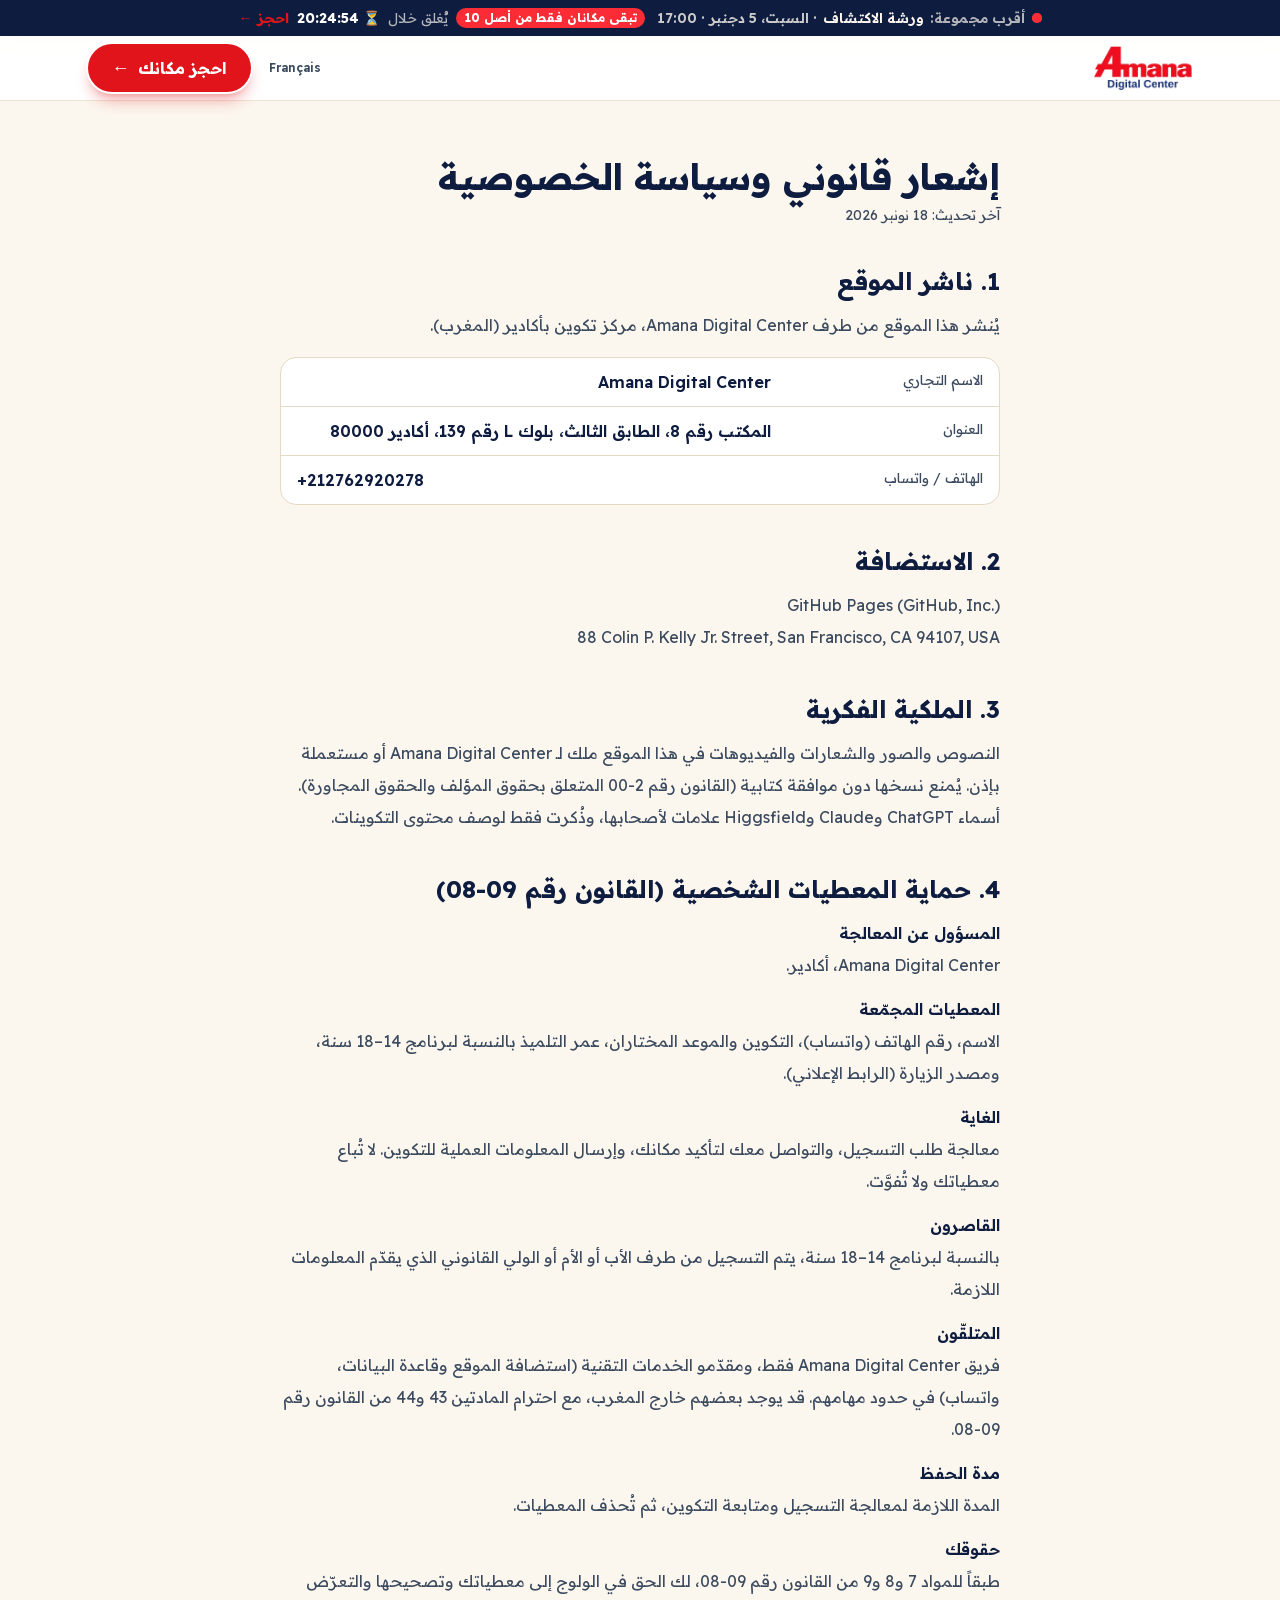
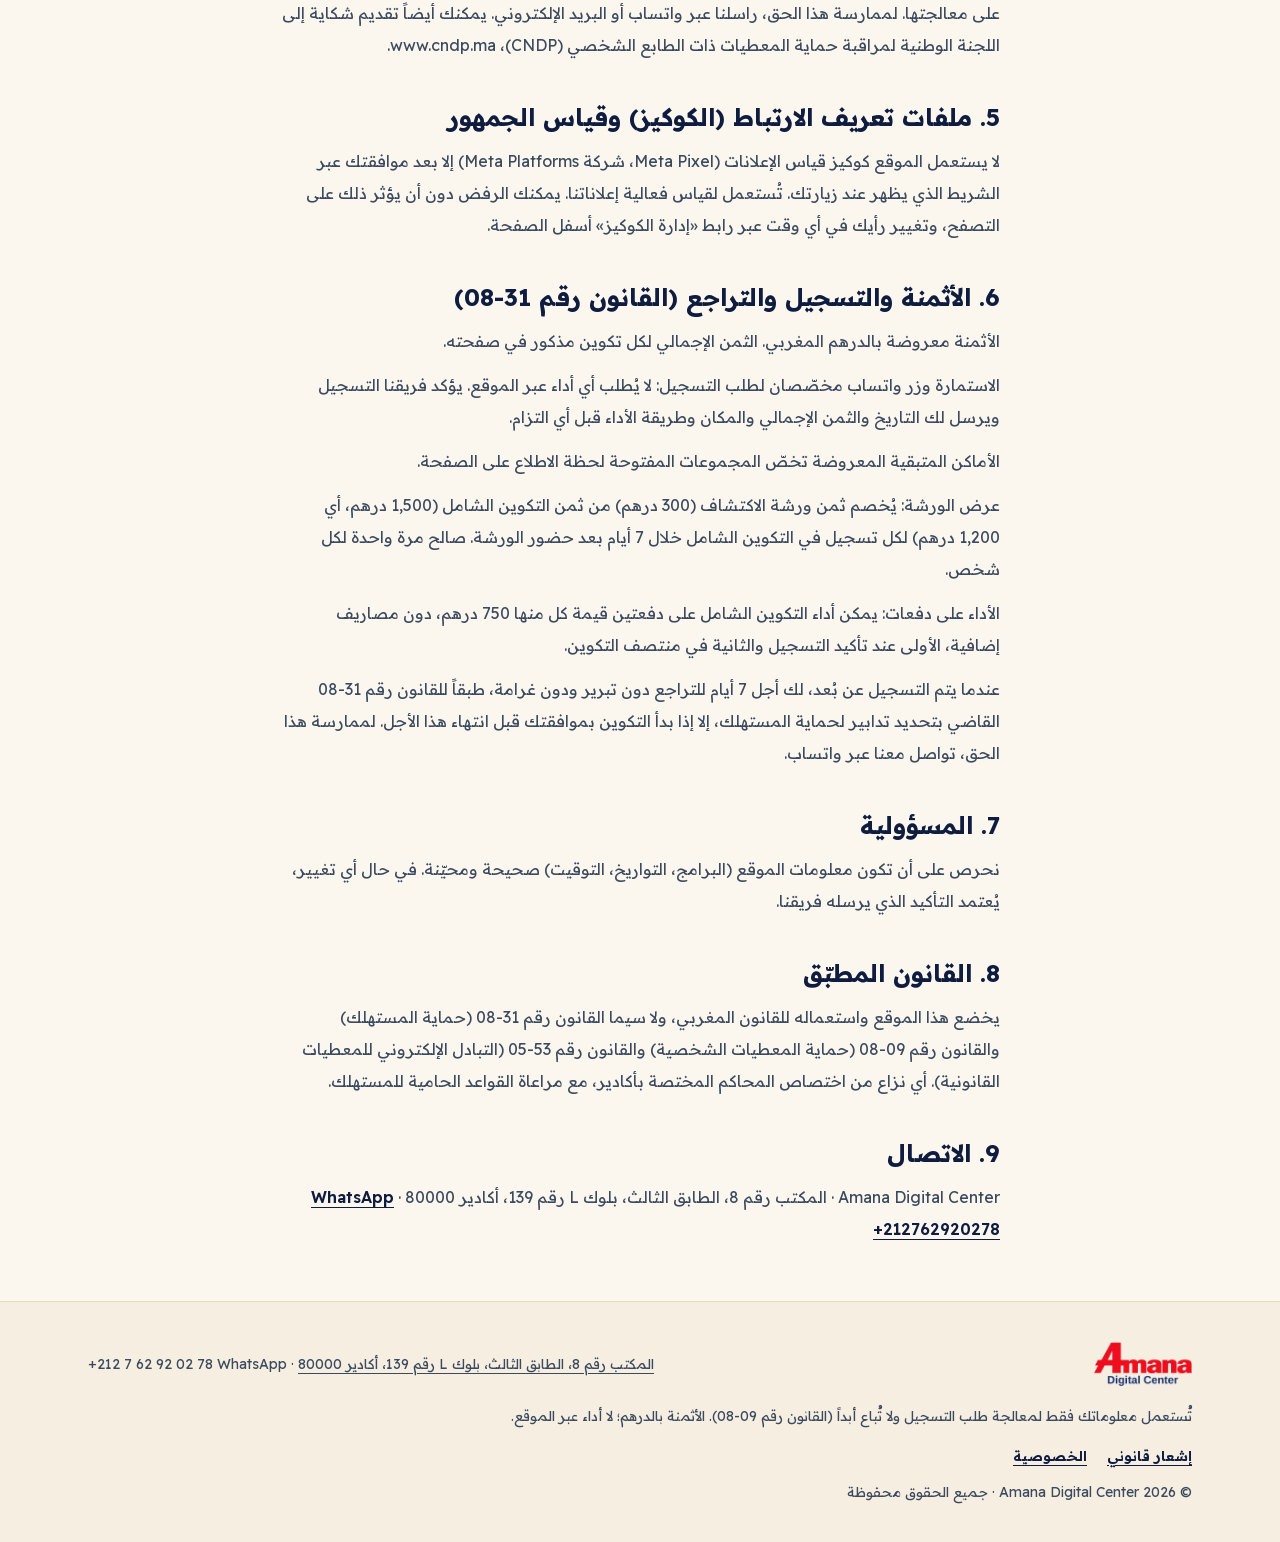
<file: mentions-legales/index.html>
<!DOCTYPE html><!--6xvqWqN4wyJeD01iprwZy--><html lang="ar" dir="rtl" class="__variable_fde2ff"><head><meta charSet="utf-8"/><meta name="viewport" content="width=device-width, initial-scale=1"/><link rel="preload" as="image" href="/images/logo.webp"/><link rel="stylesheet" href="/_next/static/css/e26277f3ff22387f.css" data-precedence="next"/><link rel="preload" as="script" fetchPriority="low" href="/_next/static/chunks/webpack-77b3fde2aa4f811e.js"/><script src="/_next/static/chunks/4bd1b696-c023c6e3521b1417.js" async=""></script><script src="/_next/static/chunks/255-0e5ac6cd71b0e266.js" async=""></script><script src="/_next/static/chunks/main-app-0b44889a16dc16d8.js" async=""></script><script src="/_next/static/chunks/715-25e0f812a141e232.js" async=""></script><script src="/_next/static/chunks/840-3f96a9b5f1add878.js" async=""></script><script src="/_next/static/chunks/app/(ar)/mentions-legales/page-264aac1b614ab986.js" async=""></script><meta name="theme-color" content="#0e1c3f"/><title>إشعار قانوني وسياسة الخصوصية | Amana Digital Center</title><meta name="robots" content="noindex, follow"/><link rel="canonical" href="https://ai.amanadigitalusa.com/mentions-legales/"/><link rel="alternate" hrefLang="fr" href="https://ai.amanadigitalusa.com/fr/mentions-legales/"/><link rel="alternate" hrefLang="ar" href="https://ai.amanadigitalusa.com/mentions-legales/"/><link rel="icon" href="/icon.png?2f074693d754c445" type="image/png" sizes="192x192"/><link rel="apple-touch-icon" href="/apple-icon.png?5735bbc20b63a7ee" type="image/png" sizes="180x180"/><script src="/_next/static/chunks/polyfills-42372ed130431b0a.js" noModule=""></script></head><body class="font-sans"><div hidden=""><!--$--><!--/$--></div><a class="group block bg-ink text-sand transition hover:bg-[#13265a] focus-visible:outline-2 focus-visible:-outline-offset-2 focus-visible:outline-sun" href="/atelier/#reserver"><div class="mx-auto flex max-w-6xl flex-wrap items-center justify-center gap-x-3 gap-y-1 px-4 py-2 text-[13px] leading-5 sm:text-sm"><span class="flex flex-wrap items-center justify-center gap-x-1.5 font-semibold"><span class="relative flex size-2.5" aria-hidden="true"><span class="absolute inline-flex size-full animate-ping rounded-full bg-red-400 opacity-75"></span><span class="relative inline-flex size-2.5 rounded-full bg-red-500"></span></span><span class="hidden text-sand/70 sm:inline">أقرب مجموعة<!-- -->:</span><span class="whitespace-nowrap">ورشة الاكتشاف</span><span class="whitespace-nowrap text-sand/80">· <!-- -->السبت، 21 نونبر<!-- --> · <!-- -->17:00</span></span><span class="flex flex-wrap items-center justify-center gap-x-2 gap-y-1"><span class="whitespace-nowrap rounded-full bg-red-500 px-2 py-0.5 text-xs font-bold text-white">تبقى مكانان فقط من أصل 10</span><span class="hidden text-sand/70 sm:inline">يُغلق خلال</span><span class="flex items-center gap-1 whitespace-nowrap font-display font-bold text-white"><span aria-hidden="true">⏳</span><span class="tabular-nums" dir="ltr">--:--:--</span></span><span class="whitespace-nowrap font-bold text-sun transition group-hover:translate-x-0.5 rtl:group-hover:-translate-x-0.5">احجز<!-- --> <!-- -->←</span></span></div></a><header class="sticky top-0 z-40 border-b border-line/70 bg-white/95 backdrop-blur"><div class="mx-auto flex h-16 max-w-6xl items-center justify-between gap-3 px-4 sm:px-6"><a class="flex items-center" aria-label="Amana Digital Center" href="/"><img src="/images/logo.webp" alt="Amana Digital Center" decoding="async" class="h-11 w-auto " width="823" height="369"/></a><div class="flex items-center gap-2"><a hrefLang="fr" lang="fr" class="rounded-full px-2.5 py-1.5 text-xs font-semibold text-ink-soft underline-offset-4 transition hover:text-ink hover:underline" href="/fr/mentions-legales/">Français</a><a class="book-pulse inline-flex min-h-12 items-center gap-2 rounded-full bg-sun px-5 py-3 text-base font-extrabold text-white shadow-lg shadow-sun/40 ring-2 ring-white transition hover:scale-[1.03] hover:bg-[#b80f16] active:scale-95 sm:px-6" href="/#offres"><span class="hidden min-[400px]:inline">احجز مكانك</span><span class="min-[400px]:hidden">احجز</span><span aria-hidden="true" class="text-lg leading-none rtl:-scale-x-100">→</span></a></div></div></header><main class="mx-auto max-w-3xl px-4 py-10 sm:px-6 sm:py-14"><h1 class="font-display text-3xl font-bold sm:text-4xl">إشعار قانوني وسياسة الخصوصية</h1><p class="mt-2 text-sm text-ink-soft"><time dateTime="2026-11-18">آخر تحديث: 18 نونبر 2026</time></p><h2 class="mt-10 font-display text-xl font-bold sm:text-2xl">1. ناشر الموقع</h2><p class="mt-3 leading-8 text-ink-soft">يُنشر هذا الموقع من طرف Amana Digital Center، مركز تكوين بأكادير (المغرب).</p><dl class="mt-4 divide-y divide-line rounded-2xl border border-line bg-white"><div class="grid gap-1 px-4 py-3 sm:grid-cols-[13rem_1fr]"><dt class="text-sm text-ink-soft">الاسم التجاري</dt><dd class="font-semibold">Amana Digital Center</dd></div><div class="grid gap-1 px-4 py-3 sm:grid-cols-[13rem_1fr]"><dt class="text-sm text-ink-soft">العنوان</dt><dd class="font-semibold">المكتب رقم 8، الطابق الثالث، بلوك L رقم 139، أكادير 80000</dd></div><div class="grid gap-1 px-4 py-3 sm:grid-cols-[13rem_1fr]"><dt class="text-sm text-ink-soft">الهاتف / واتساب</dt><dd class="font-semibold" dir="ltr">+212762920278</dd></div></dl><h2 class="mt-10 font-display text-xl font-bold sm:text-2xl">2. الاستضافة</h2><p class="mt-3 leading-8 text-ink-soft">GitHub Pages (GitHub, Inc.)<br/><span dir="ltr">88 Colin P. Kelly Jr. Street, San Francisco, CA 94107, USA</span></p><h2 class="mt-10 font-display text-xl font-bold sm:text-2xl">3. الملكية الفكرية</h2><p class="mt-3 leading-8 text-ink-soft">النصوص والصور والشعارات والفيديوهات في هذا الموقع ملك لـ Amana Digital Center أو مستعملة بإذن. يُمنع نسخها دون موافقة كتابية (القانون رقم 2-00 المتعلق بحقوق المؤلف والحقوق المجاورة). أسماء ChatGPT وClaude وHiggsfield علامات لأصحابها، وذُكرت فقط لوصف محتوى التكوينات.</p><h2 id="donnees" class="mt-10 font-display text-xl font-bold sm:text-2xl scroll-mt-20">4. حماية المعطيات الشخصية (القانون رقم 09-08)</h2><dl class="mt-4 space-y-4"><div><dt class="font-semibold">المسؤول عن المعالجة</dt><dd class="mt-1 leading-8 text-ink-soft">Amana Digital Center، أكادير.</dd></div><div><dt class="font-semibold">المعطيات المجمّعة</dt><dd class="mt-1 leading-8 text-ink-soft">الاسم، رقم الهاتف (واتساب)، التكوين والموعد المختاران، عمر التلميذ بالنسبة لبرنامج 14–18 سنة، ومصدر الزيارة (الرابط الإعلاني).</dd></div><div><dt class="font-semibold">الغاية</dt><dd class="mt-1 leading-8 text-ink-soft">معالجة طلب التسجيل، والتواصل معك لتأكيد مكانك، وإرسال المعلومات العملية للتكوين. لا تُباع معطياتك ولا تُفوَّت.</dd></div><div><dt class="font-semibold">القاصرون</dt><dd class="mt-1 leading-8 text-ink-soft">بالنسبة لبرنامج 14–18 سنة، يتم التسجيل من طرف الأب أو الأم أو الولي القانوني الذي يقدّم المعلومات اللازمة.</dd></div><div><dt class="font-semibold">المتلقّون</dt><dd class="mt-1 leading-8 text-ink-soft">فريق Amana Digital Center فقط، ومقدّمو الخدمات التقنية (استضافة الموقع وقاعدة البيانات، واتساب) في حدود مهامهم. قد يوجد بعضهم خارج المغرب، مع احترام المادتين 43 و44 من القانون رقم 09-08.</dd></div><div><dt class="font-semibold">مدة الحفظ</dt><dd class="mt-1 leading-8 text-ink-soft">المدة اللازمة لمعالجة التسجيل ومتابعة التكوين، ثم تُحذف المعطيات.</dd></div><div><dt class="font-semibold">حقوقك</dt><dd class="mt-1 leading-8 text-ink-soft">طبقاً للمواد 7 و8 و9 من القانون رقم 09-08، لك الحق في الولوج إلى معطياتك وتصحيحها والتعرّض على معالجتها. لممارسة هذا الحق، راسلنا عبر واتساب أو البريد الإلكتروني. يمكنك أيضاً تقديم شكاية إلى اللجنة الوطنية لمراقبة حماية المعطيات ذات الطابع الشخصي (CNDP)، www.cndp.ma.</dd></div></dl><h2 class="mt-10 font-display text-xl font-bold sm:text-2xl">5. ملفات تعريف الارتباط (الكوكيز) وقياس الجمهور</h2><p class="mt-3 leading-8 text-ink-soft">لا يستعمل الموقع كوكيز قياس الإعلانات (Meta Pixel، شركة Meta Platforms) إلا بعد موافقتك عبر الشريط الذي يظهر عند زيارتك. تُستعمل لقياس فعالية إعلاناتنا. يمكنك الرفض دون أن يؤثر ذلك على التصفح، وتغيير رأيك في أي وقت عبر رابط «إدارة الكوكيز» أسفل الصفحة.</p><h2 class="mt-10 font-display text-xl font-bold sm:text-2xl">6. الأثمنة والتسجيل والتراجع (القانون رقم 31-08)</h2><p class="mt-3 leading-8 text-ink-soft">الأثمنة معروضة بالدرهم المغربي. الثمن الإجمالي لكل تكوين مذكور في صفحته.</p><p class="mt-3 leading-8 text-ink-soft">الاستمارة وزر واتساب مخصّصان لطلب التسجيل: لا يُطلب أي أداء عبر الموقع. يؤكد فريقنا التسجيل ويرسل لك التاريخ والثمن الإجمالي والمكان وطريقة الأداء قبل أي التزام.</p><p class="mt-3 leading-8 text-ink-soft">الأماكن المتبقية المعروضة تخصّ المجموعات المفتوحة لحظة الاطلاع على الصفحة.</p><p class="mt-3 leading-8 text-ink-soft">عرض الورشة: يُخصم ثمن ورشة الاكتشاف (300 درهم) من ثمن التكوين الشامل (1,500 درهم، أي 1,200 درهم) لكل تسجيل في التكوين الشامل خلال 7 أيام بعد حضور الورشة. صالح مرة واحدة لكل شخص.</p><p class="mt-3 leading-8 text-ink-soft">الأداء على دفعات: يمكن أداء التكوين الشامل على دفعتين قيمة كل منها 750 درهم، دون مصاريف إضافية، الأولى عند تأكيد التسجيل والثانية في منتصف التكوين.</p><p class="mt-3 leading-8 text-ink-soft">عندما يتم التسجيل عن بُعد، لك أجل 7 أيام للتراجع دون تبرير ودون غرامة، طبقاً للقانون رقم 31-08 القاضي بتحديد تدابير لحماية المستهلك، إلا إذا بدأ التكوين بموافقتك قبل انتهاء هذا الأجل. لممارسة هذا الحق، تواصل معنا عبر واتساب.</p><h2 class="mt-10 font-display text-xl font-bold sm:text-2xl">7. المسؤولية</h2><p class="mt-3 leading-8 text-ink-soft">نحرص على أن تكون معلومات الموقع (البرامج، التواريخ، التوقيت) صحيحة ومحيّنة. في حال أي تغيير، يُعتمد التأكيد الذي يرسله فريقنا.</p><h2 class="mt-10 font-display text-xl font-bold sm:text-2xl">8. القانون المطبّق</h2><p class="mt-3 leading-8 text-ink-soft">يخضع هذا الموقع واستعماله للقانون المغربي، ولا سيما القانون رقم 31-08 (حماية المستهلك) والقانون رقم 09-08 (حماية المعطيات الشخصية) والقانون رقم 53-05 (التبادل الإلكتروني للمعطيات القانونية). أي نزاع من اختصاص المحاكم المختصة بأكادير، مع مراعاة القواعد الحامية للمستهلك.</p><h2 class="mt-10 font-display text-xl font-bold sm:text-2xl">9. الاتصال</h2><p class="mt-3 leading-8 text-ink-soft">Amana Digital Center<!-- --> · <!-- -->المكتب رقم 8، الطابق الثالث، بلوك L رقم 139، أكادير 80000<!-- --> · <a href="https://wa.me/212762920278" target="_blank" rel="noopener noreferrer" class="font-semibold text-ink underline underline-offset-4" dir="ltr">WhatsApp <!-- -->+212762920278</a></p><p class="sr-only">إشعار قانوني</p></main><footer class="border-t border-line bg-sand-2/60 pb-32 pt-10 sm:pb-10"><div class="mx-auto max-w-6xl space-y-4 px-4 text-sm text-ink-soft sm:px-6"><div class="flex flex-col gap-3 sm:flex-row sm:items-center sm:justify-between"><img src="/images/logo.webp" alt="Amana Digital Center" decoding="async" class="h-11 w-auto self-start" width="823" height="369"/><p><a href="https://www.google.com/maps/place/Amana+Digital+Studio/@30.3933365,-9.5436816,17z/data=!4m6!3m5!1s0xdb3c9e8570608f3:0xf12da359aaa9b23f!8m2!3d30.3933365!4d-9.5436816" target="_blank" rel="noopener noreferrer" class="underline underline-offset-4">المكتب رقم 8، الطابق الثالث، بلوك L رقم 139، أكادير 80000</a> · WhatsApp <span dir="ltr">+212 7 62 92 02 78</span></p></div><p class="leading-7">تُستعمل معلوماتك فقط لمعالجة طلب التسجيل ولا تُباع أبداً (القانون رقم 09-08). الأثمنة بالدرهم؛ لا أداء عبر الموقع.</p><nav class="flex flex-wrap gap-x-5 gap-y-2 font-semibold text-ink" aria-label="إشعار قانوني"><a class="underline underline-offset-4" href="/mentions-legales/">إشعار قانوني</a><a class="underline underline-offset-4" href="/mentions-legales/#donnees">الخصوصية</a></nav><p>© <!-- -->2026<!-- --> <!-- -->Amana Digital Center<!-- --> · <!-- -->جميع الحقوق محفوظة</p></div></footer><!--$--><!--/$--><script src="/_next/static/chunks/webpack-77b3fde2aa4f811e.js" id="_R_" async=""></script><script>(self.__next_f=self.__next_f||[]).push([0])</script><script>self.__next_f.push([1,"1:\"$Sreact.fragment\"\n2:I[9766,[],\"\"]\n3:I[8924,[],\"\"]\n4:I[8614,[\"715\",\"static/chunks/715-25e0f812a141e232.js\",\"840\",\"static/chunks/840-3f96a9b5f1add878.js\",\"165\",\"static/chunks/app/(ar)/mentions-legales/page-264aac1b614ab986.js\"],\"MetaPixel\"]\n5:I[9787,[\"715\",\"static/chunks/715-25e0f812a141e232.js\",\"840\",\"static/chunks/840-3f96a9b5f1add878.js\",\"165\",\"static/chunks/app/(ar)/mentions-legales/page-264aac1b614ab986.js\"],\"AnnouncementBar\"]\n6:I[2619,[\"715\",\"static/chunks/715-25e0f812a141e232.js\",\"840\",\"static/chunks/840-3f96a9b5f1add878.js\",\"165\",\"static/chunks/app/(ar)/mentions-legales/page-264aac1b614ab986.js\"],\"\"]\n25:I[7150,[],\"\"]\n:HL[\"/_next/static/css/e26277f3ff22387f.css\",\"style\"]\n"])</script><script>self.__next_f.push([1,"0:{\"P\":null,\"b\":\"6xvqWqN4wyJeD01iprwZy\",\"p\":\"\",\"c\":[\"\",\"mentions-legales\",\"\"],\"i\":false,\"f\":[[[\"\",{\"children\":[\"(ar)\",{\"children\":[\"mentions-legales\",{\"children\":[\"__PAGE__\",{}]}]},\"$undefined\",\"$undefined\",true]}],[\"\",[\"$\",\"$1\",\"c\",{\"children\":[null,[\"$\",\"$L2\",null,{\"parallelRouterKey\":\"children\",\"error\":\"$undefined\",\"errorStyles\":\"$undefined\",\"errorScripts\":\"$undefined\",\"template\":[\"$\",\"$L3\",null,{}],\"templateStyles\":\"$undefined\",\"templateScripts\":\"$undefined\",\"notFound\":[[[\"$\",\"title\",null,{\"children\":\"404: This page could not be found.\"}],[\"$\",\"div\",null,{\"style\":{\"fontFamily\":\"system-ui,\\\"Segoe UI\\\",Roboto,Helvetica,Arial,sans-serif,\\\"Apple Color Emoji\\\",\\\"Segoe UI Emoji\\\"\",\"height\":\"100vh\",\"textAlign\":\"center\",\"display\":\"flex\",\"flexDirection\":\"column\",\"alignItems\":\"center\",\"justifyContent\":\"center\"},\"children\":[\"$\",\"div\",null,{\"children\":[[\"$\",\"style\",null,{\"dangerouslySetInnerHTML\":{\"__html\":\"body{color:#000;background:#fff;margin:0}.next-error-h1{border-right:1px solid rgba(0,0,0,.3)}@media (prefers-color-scheme:dark){body{color:#fff;background:#000}.next-error-h1{border-right:1px solid rgba(255,255,255,.3)}}\"}}],[\"$\",\"h1\",null,{\"className\":\"next-error-h1\",\"style\":{\"display\":\"inline-block\",\"margin\":\"0 20px 0 0\",\"padding\":\"0 23px 0 0\",\"fontSize\":24,\"fontWeight\":500,\"verticalAlign\":\"top\",\"lineHeight\":\"49px\"},\"children\":404}],[\"$\",\"div\",null,{\"style\":{\"display\":\"inline-block\"},\"children\":[\"$\",\"h2\",null,{\"style\":{\"fontSize\":14,\"fontWeight\":400,\"lineHeight\":\"49px\",\"margin\":0},\"children\":\"This page could not be found.\"}]}]]}]}]],[]],\"forbidden\":\"$undefined\",\"unauthorized\":\"$undefined\"}]]}],{\"children\":[\"(ar)\",[\"$\",\"$1\",\"c\",{\"children\":[[[\"$\",\"link\",\"0\",{\"rel\":\"stylesheet\",\"href\":\"/_next/static/css/e26277f3ff22387f.css\",\"precedence\":\"next\",\"crossOrigin\":\"$undefined\",\"nonce\":\"$undefined\"}]],[\"$\",\"html\",null,{\"lang\":\"ar\",\"dir\":\"rtl\",\"className\":\"__variable_fde2ff\",\"children\":[\"$\",\"body\",null,{\"className\":\"font-sans\",\"children\":[[\"$\",\"$L2\",null,{\"parallelRouterKey\":\"children\",\"error\":\"$undefined\",\"errorStyles\":\"$undefined\",\"errorScripts\":\"$undefined\",\"template\":[\"$\",\"$L3\",null,{}],\"templateStyles\":\"$undefined\",\"templateScripts\":\"$undefined\",\"notFound\":[[[\"$\",\"title\",null,{\"children\":\"404: This page could not be found.\"}],[\"$\",\"div\",null,{\"style\":\"$0:f:0:1:1:props:children:1:props:notFound:0:1:props:style\",\"children\":[\"$\",\"div\",null,{\"children\":[[\"$\",\"style\",null,{\"dangerouslySetInnerHTML\":{\"__html\":\"body{color:#000;background:#fff;margin:0}.next-error-h1{border-right:1px solid rgba(0,0,0,.3)}@media (prefers-color-scheme:dark){body{color:#fff;background:#000}.next-error-h1{border-right:1px solid rgba(255,255,255,.3)}}\"}}],[\"$\",\"h1\",null,{\"className\":\"next-error-h1\",\"style\":\"$0:f:0:1:1:props:children:1:props:notFound:0:1:props:children:props:children:1:props:style\",\"children\":404}],[\"$\",\"div\",null,{\"style\":\"$0:f:0:1:1:props:children:1:props:notFound:0:1:props:children:props:children:2:props:style\",\"children\":[\"$\",\"h2\",null,{\"style\":\"$0:f:0:1:1:props:children:1:props:notFound:0:1:props:children:props:children:2:props:children:props:style\",\"children\":\"This page could not be found.\"}]}]]}]}]],[]],\"forbidden\":\"$undefined\",\"unauthorized\":\"$undefined\"}],[\"$\",\"$L4\",null,{\"lang\":\"ar\",\"legalHref\":\"/mentions-legales/\"}]]}]}]]}],{\"children\":[\"mentions-legales\",[\"$\",\"$1\",\"c\",{\"children\":[null,[\"$\",\"$L2\",null,{\"parallelRouterKey\":\"children\",\"error\":\"$undefined\",\"errorStyles\":\"$undefined\",\"errorScripts\":\"$undefined\",\"template\":[\"$\",\"$L3\",null,{}],\"templateStyles\":\"$undefined\",\"templateScripts\":\"$undefined\",\"notFound\":\"$undefined\",\"forbidden\":\"$undefined\",\"unauthorized\":\"$undefined\"}]]}],{\"children\":[\"__PAGE__\",[\"$\",\"$1\",\"c\",{\"children\":[[[[\"$\",\"$L5\",null,{\"lang\":\"ar\",\"renderedAt\":1795043278411,\"courseId\":\"$undefined\"}],[\"$\",\"header\",null,{\"className\":\"sticky top-0 z-40 border-b border-line/70 bg-white/95 backdrop-blur\",\"children\":[\"$\",\"div\",null,{\"className\":\"mx-auto flex h-16 max-w-6xl items-center justify-between gap-3 px-4 sm:px-6\",\"children\":[[\"$\",\"$L6\",null,{\"href\":\"/\",\"className\":\"flex items-center\",\"aria-label\":\"Amana Digital Center\",\"children\":[\"$\",\"img\",null,{\"src\":\"/images/logo.webp\",\"alt\":\"Amana Digital Center\",\"decoding\":\"async\",\"className\":\"h-11 w-auto \",\"width\":823,\"height\":369}]}],[\"$\",\"div\",null,{\"className\":\"flex items-center gap-2\",\"children\":[[\"$\",\"$L6\",null,{\"href\":\"/fr/mentions-legales/\",\"hrefLang\":\"fr\",\"lang\":\"fr\",\"className\":\"rounded-full px-2.5 py-1.5 text-xs font-semibold text-ink-soft underline-offset-4 transition hover:text-ink hover:underline\",\"children\":\"Français\"}],[\"$\",\"$L6\",null,{\"href\":\"/#offres\",\"className\":\"book-pulse inline-flex min-h-12 items-center gap-2 rounded-full bg-sun px-5 py-3 text-base font-extrabold text-white shadow-lg shadow-sun/40 ring-2 ring-white transition hover:scale-[1.03] hover:bg-[#b80f16] active:scale-95 sm:px-6\",\"children\":[[\"$\",\"span\",null,{\"className\":\"hidden min-[400px]:inline\",\"children\":\"احجز مكانك\"}],[\"$\",\"span\",null,{\"className\":\"min-[400px]:hidden\",\"children\":\"احجز\"}],[\"$\",\"span\",null,{\"aria-hidden\":true,\"className\":\"text-lg leading-none rtl:-scale-x-100\",\"children\":\"→\"}]]}]]}]]}]}]],[\"$\",\"main\",null,{\"className\":\"mx-auto max-w-3xl px-4 py-10 sm:px-6 sm:py-14\",\"children\":[\"$L7\",\"$L8\",\"$L9\",\"$La\",\"$Lb\",\"$Lc\",\"$Ld\",\"$Le\",\"$Lf\",\"$L10\",\"$L11\",\"$L12\",\"$L13\",\"$L14\",[\"$L15\",\"$L16\",\"$L17\"],\"$L18\",\"$L19\",\"$L1a\",\"$L1b\",\"$L1c\",\"$L1d\",\"$L1e\",\"$L1f\",\"$L20\",\"$L21\"]}],\"$L22\"],null,\"$L23\"]}],{},null,false]},null,false]},null,false]},null,false],\"$L24\",false]],\"m\":\"$undefined\",\"G\":[\"$25\",[]],\"s\":false,\"S\":true}\n"])</script><script>self.__next_f.push([1,"26:I[8614,[\"715\",\"static/chunks/715-25e0f812a141e232.js\",\"840\",\"static/chunks/840-3f96a9b5f1add878.js\",\"165\",\"static/chunks/app/(ar)/mentions-legales/page-264aac1b614ab986.js\"],\"ManageCookies\"]\n27:I[4431,[],\"OutletBoundary\"]\n29:I[5278,[],\"AsyncMetadataOutlet\"]\n2b:I[4431,[],\"ViewportBoundary\"]\n2d:I[4431,[],\"MetadataBoundary\"]\n2e:\"$Sreact.suspense\"\n7:[\"$\",\"h1\",null,{\"className\":\"font-display text-3xl font-bold sm:text-4xl\",\"children\":\"إشعار قانوني وسياسة الخصوصية\"}]\n8:[\"$\",\"p\",null,{\"className\":\"mt-2 text-sm text-ink-soft\",\"children\":[\"$\",\"time\",null,{\"dateTime\":\"2026-11-18\",\"children\":\"آخر تحديث: 18 نونبر 2026\"}]}]\n9:[\"$\",\"h2\",null,{\"className\":\"mt-10 font-display text-xl font-bold sm:text-2xl\",\"children\":\"1. ناشر الموقع\"}]\na:[\"$\",\"p\",null,{\"className\":\"mt-3 leading-8 text-ink-soft\",\"children\":\"يُنشر هذا الموقع من طرف Amana Digital Center، مركز تكوين بأكادير (المغرب).\"}]\n"])</script><script>self.__next_f.push([1,"b:[\"$\",\"dl\",null,{\"className\":\"mt-4 divide-y divide-line rounded-2xl border border-line bg-white\",\"children\":[[\"$\",\"div\",\"الاسم التجاري\",{\"className\":\"grid gap-1 px-4 py-3 sm:grid-cols-[13rem_1fr]\",\"children\":[[\"$\",\"dt\",null,{\"className\":\"text-sm text-ink-soft\",\"children\":\"الاسم التجاري\"}],[\"$\",\"dd\",null,{\"className\":\"font-semibold\",\"dir\":\"$undefined\",\"children\":\"Amana Digital Center\"}]]}],[\"$\",\"div\",\"العنوان\",{\"className\":\"grid gap-1 px-4 py-3 sm:grid-cols-[13rem_1fr]\",\"children\":[[\"$\",\"dt\",null,{\"className\":\"text-sm text-ink-soft\",\"children\":\"العنوان\"}],[\"$\",\"dd\",null,{\"className\":\"font-semibold\",\"dir\":\"$undefined\",\"children\":\"المكتب رقم 8، الطابق الثالث، بلوك L رقم 139، أكادير 80000\"}]]}],[\"$\",\"div\",\"الهاتف / واتساب\",{\"className\":\"grid gap-1 px-4 py-3 sm:grid-cols-[13rem_1fr]\",\"children\":[[\"$\",\"dt\",null,{\"className\":\"text-sm text-ink-soft\",\"children\":\"الهاتف / واتساب\"}],[\"$\",\"dd\",null,{\"className\":\"font-semibold\",\"dir\":\"ltr\",\"children\":\"+212762920278\"}]]}]]}]\n"])</script><script>self.__next_f.push([1,"c:[\"$\",\"h2\",null,{\"className\":\"mt-10 font-display text-xl font-bold sm:text-2xl\",\"children\":\"2. الاستضافة\"}]\nd:[\"$\",\"p\",null,{\"className\":\"mt-3 leading-8 text-ink-soft\",\"children\":[\"GitHub Pages (GitHub, Inc.)\",[\"$\",\"br\",null,{}],[\"$\",\"span\",null,{\"dir\":\"ltr\",\"children\":\"88 Colin P. Kelly Jr. Street, San Francisco, CA 94107, USA\"}]]}]\ne:[\"$\",\"h2\",null,{\"className\":\"mt-10 font-display text-xl font-bold sm:text-2xl\",\"children\":\"3. الملكية الفكرية\"}]\nf:[\"$\",\"p\",null,{\"className\":\"mt-3 leading-8 text-ink-soft\",\"children\":\"النصوص والصور والشعارات والفيديوهات في هذا الموقع ملك لـ Amana Digital Center أو مستعملة بإذن. يُمنع نسخها دون موافقة كتابية (القانون رقم 2-00 المتعلق بحقوق المؤلف والحقوق المجاورة). أسماء ChatGPT وClaude وHiggsfield علامات لأصحابها، وذُكرت فقط لوصف محتوى التكوينات.\"}]\n10:[\"$\",\"h2\",null,{\"id\":\"donnees\",\"className\":\"mt-10 font-display text-xl font-bold sm:text-2xl scroll-mt-20\",\"children\":\"4. حماية المعطيات الشخصية (القانون رقم 09-08)\"}]\n"])</script><script>self.__next_f.push([1,"11:[\"$\",\"dl\",null,{\"className\":\"mt-4 space-y-4\",\"children\":[[[\"$\",\"div\",\"المسؤول عن المعالجة\",{\"children\":[[\"$\",\"dt\",null,{\"className\":\"font-semibold\",\"children\":\"المسؤول عن المعالجة\"}],[\"$\",\"dd\",null,{\"className\":\"mt-1 leading-8 text-ink-soft\",\"children\":\"Amana Digital Center، أكادير.\"}]]}],[\"$\",\"div\",\"المعطيات المجمّعة\",{\"children\":[[\"$\",\"dt\",null,{\"className\":\"font-semibold\",\"children\":\"المعطيات المجمّعة\"}],[\"$\",\"dd\",null,{\"className\":\"mt-1 leading-8 text-ink-soft\",\"children\":\"الاسم، رقم الهاتف (واتساب)، التكوين والموعد المختاران، عمر التلميذ بالنسبة لبرنامج 14–18 سنة، ومصدر الزيارة (الرابط الإعلاني).\"}]]}],[\"$\",\"div\",\"الغاية\",{\"children\":[[\"$\",\"dt\",null,{\"className\":\"font-semibold\",\"children\":\"الغاية\"}],[\"$\",\"dd\",null,{\"className\":\"mt-1 leading-8 text-ink-soft\",\"children\":\"معالجة طلب التسجيل، والتواصل معك لتأكيد مكانك، وإرسال المعلومات العملية للتكوين. لا تُباع معطياتك ولا تُفوَّت.\"}]]}],[\"$\",\"div\",\"القاصرون\",{\"children\":[[\"$\",\"dt\",null,{\"className\":\"font-semibold\",\"children\":\"القاصرون\"}],[\"$\",\"dd\",null,{\"className\":\"mt-1 leading-8 text-ink-soft\",\"children\":\"بالنسبة لبرنامج 14–18 سنة، يتم التسجيل من طرف الأب أو الأم أو الولي القانوني الذي يقدّم المعلومات اللازمة.\"}]]}],[\"$\",\"div\",\"المتلقّون\",{\"children\":[[\"$\",\"dt\",null,{\"className\":\"font-semibold\",\"children\":\"المتلقّون\"}],[\"$\",\"dd\",null,{\"className\":\"mt-1 leading-8 text-ink-soft\",\"children\":\"فريق Amana Digital Center فقط، ومقدّمو الخدمات التقنية (استضافة الموقع وقاعدة البيانات، واتساب) في حدود مهامهم. قد يوجد بعضهم خارج المغرب، مع احترام المادتين 43 و44 من القانون رقم 09-08.\"}]]}],[\"$\",\"div\",\"مدة الحفظ\",{\"children\":[[\"$\",\"dt\",null,{\"className\":\"font-semibold\",\"children\":\"مدة الحفظ\"}],[\"$\",\"dd\",null,{\"className\":\"mt-1 leading-8 text-ink-soft\",\"children\":\"المدة اللازمة لمعالجة التسجيل ومتابعة التكوين، ثم تُحذف المعطيات.\"}]]}],[\"$\",\"div\",\"حقوقك\",{\"children\":[[\"$\",\"dt\",null,{\"className\":\"font-semibold\",\"children\":\"حقوقك\"}],[\"$\",\"dd\",null,{\"className\":\"mt-1 leading-8 text-ink-soft\",\"children\":\"طبقاً للمواد 7 و8 و9 من القانون رقم 09-08، لك الحق في الولوج إلى معطياتك وتصحيحها والتعرّض على معالجتها. لممارسة هذا الحق، راسلنا عبر واتساب أو البريد الإلكتروني. يمكنك أيضاً تقديم شكاية إلى اللجنة الوطنية لمراقبة حماية المعطيات ذات الطابع الشخصي (CNDP)، www.cndp.ma.\"}]]}]],\"\"]}]\n"])</script><script>self.__next_f.push([1,"12:[\"$\",\"h2\",null,{\"className\":\"mt-10 font-display text-xl font-bold sm:text-2xl\",\"children\":\"5. ملفات تعريف الارتباط (الكوكيز) وقياس الجمهور\"}]\n13:[\"$\",\"p\",null,{\"className\":\"mt-3 leading-8 text-ink-soft\",\"children\":\"لا يستعمل الموقع كوكيز قياس الإعلانات (Meta Pixel، شركة Meta Platforms) إلا بعد موافقتك عبر الشريط الذي يظهر عند زيارتك. تُستعمل لقياس فعالية إعلاناتنا. يمكنك الرفض دون أن يؤثر ذلك على التصفح، وتغيير رأيك في أي وقت عبر رابط «إدارة الكوكيز» أسفل الصفحة.\"}]\n14:[\"$\",\"h2\",null,{\"className\":\"mt-10 font-display text-xl font-bold sm:text-2xl\",\"children\":\"6. الأثمنة والتسجيل والتراجع (القانون رقم 31-08)\"}]\n15:[\"$\",\"p\",\"الأثمنة معروضة بالدرهم المغربي. الثمن الإجمالي لكل تكوين مذكور في صفحته.\",{\"className\":\"mt-3 leading-8 text-ink-soft\",\"children\":\"الأثمنة معروضة بالدرهم المغربي. الثمن الإجمالي لكل تكوين مذكور في صفحته.\"}]\n16:[\"$\",\"p\",\"الاستمارة وزر واتساب مخصّصان لطلب التسجيل: لا يُطلب أي أداء عبر الموقع. يؤكد فريقنا التسجيل ويرسل لك التاريخ والثمن الإجمالي والمكان وطريقة الأداء قبل أي التزام.\",{\"className\":\"mt-3 leading-8 text-ink-soft\",\"children\":\"الاستمارة وزر واتساب مخصّصان لطلب التسجيل: لا يُطلب أي أداء عبر الموقع. يؤكد فريقنا التسجيل ويرسل لك التاريخ والثمن الإجمالي والمكان وطريقة الأداء قبل أي التزام.\"}]\n17:[\"$\",\"p\",\"الأماكن المتبقية المعروضة تخصّ المجموعات المفتوحة لحظة الاطلاع على الصفحة.\",{\"className\":\"mt-3 l"])</script><script>self.__next_f.push([1,"eading-8 text-ink-soft\",\"children\":\"الأماكن المتبقية المعروضة تخصّ المجموعات المفتوحة لحظة الاطلاع على الصفحة.\"}]\n18:[\"$\",\"p\",null,{\"className\":\"mt-3 leading-8 text-ink-soft\",\"children\":\"عرض الورشة: يُخصم ثمن ورشة الاكتشاف (300 درهم) من ثمن التكوين الشامل (1,500 درهم، أي 1,200 درهم) لكل تسجيل في التكوين الشامل خلال 7 أيام بعد حضور الورشة. صالح مرة واحدة لكل شخص.\"}]\n19:[\"$\",\"p\",null,{\"className\":\"mt-3 leading-8 text-ink-soft\",\"children\":\"الأداء على دفعات: يمكن أداء التكوين الشامل على دفعتين قيمة كل منها 750 درهم، دون مصاريف إضافية، الأولى عند تأكيد التسجيل والثانية في منتصف التكوين.\"}]\n1a:[\"$\",\"p\",null,{\"className\":\"mt-3 leading-8 text-ink-soft\",\"children\":\"عندما يتم التسجيل عن بُعد، لك أجل 7 أيام للتراجع دون تبرير ودون غرامة، طبقاً للقانون رقم 31-08 القاضي بتحديد تدابير لحماية المستهلك، إلا إذا بدأ التكوين بموافقتك قبل انتهاء هذا الأجل. لممارسة هذا الحق، تواصل معنا عبر واتساب.\"}]\n1b:[\"$\",\"h2\",null,{\"className\":\"mt-10 font-display text-xl font-bold sm:text-2xl\",\"children\":\"7. المسؤولية\"}]\n1c:[\"$\",\"p\",null,{\"className\":\"mt-3 leading-8 text-ink-soft\",\"children\":\"نحرص على أن تكون معلومات الموقع (البرامج، التواريخ، التوقيت) صحيحة ومحيّنة. في حال أي تغيير، يُعتمد التأكيد الذي يرسله فريقنا.\"}]\n1d:[\"$\",\"h2\",null,{\"className\":\"mt-10 font-display text-xl font-bold sm:text-2xl\",\"children\":\"8. القانون المطبّق\"}]\n1e:[\"$\",\"p\",null,{\"className\":\"mt-3 leading-8 text-ink-soft\",\"children\":\"يخضع هذا الموقع واستعما"])</script><script>self.__next_f.push([1,"له للقانون المغربي، ولا سيما القانون رقم 31-08 (حماية المستهلك) والقانون رقم 09-08 (حماية المعطيات الشخصية) والقانون رقم 53-05 (التبادل الإلكتروني للمعطيات القانونية). أي نزاع من اختصاص المحاكم المختصة بأكادير، مع مراعاة القواعد الحامية للمستهلك.\"}]\n1f:[\"$\",\"h2\",null,{\"className\":\"mt-10 font-display text-xl font-bold sm:text-2xl\",\"children\":\"9. الاتصال\"}]\n20:[\"$\",\"p\",null,{\"className\":\"mt-3 leading-8 text-ink-soft\",\"children\":[\"Amana Digital Center\",\" · \",\"المكتب رقم 8، الطابق الثالث، بلوك L رقم 139، أكادير 80000\",[\" · \",[\"$\",\"a\",null,{\"href\":\"https://wa.me/212762920278\",\"target\":\"_blank\",\"rel\":\"noopener noreferrer\",\"className\":\"font-semibold text-ink underline underline-offset-4\",\"dir\":\"ltr\",\"children\":[\"WhatsApp \",\"+212762920278\"]}]],\"\"]}]\n21:[\"$\",\"p\",null,{\"className\":\"sr-only\",\"children\":\"إشعار قانوني\"}]\n"])</script><script>self.__next_f.push([1,"22:[\"$\",\"footer\",null,{\"className\":\"border-t border-line bg-sand-2/60 pb-32 pt-10 sm:pb-10\",\"children\":[\"$\",\"div\",null,{\"className\":\"mx-auto max-w-6xl space-y-4 px-4 text-sm text-ink-soft sm:px-6\",\"children\":[[\"$\",\"div\",null,{\"className\":\"flex flex-col gap-3 sm:flex-row sm:items-center sm:justify-between\",\"children\":[[\"$\",\"img\",null,{\"src\":\"/images/logo.webp\",\"alt\":\"Amana Digital Center\",\"decoding\":\"async\",\"className\":\"h-11 w-auto self-start\",\"width\":823,\"height\":369}],[\"$\",\"p\",null,{\"children\":[[\"$\",\"a\",null,{\"href\":\"https://www.google.com/maps/place/Amana+Digital+Studio/@30.3933365,-9.5436816,17z/data=!4m6!3m5!1s0xdb3c9e8570608f3:0xf12da359aaa9b23f!8m2!3d30.3933365!4d-9.5436816\",\"target\":\"_blank\",\"rel\":\"noopener noreferrer\",\"className\":\"underline underline-offset-4\",\"children\":\"المكتب رقم 8، الطابق الثالث، بلوك L رقم 139، أكادير 80000\"}],[\" · WhatsApp \",[\"$\",\"span\",null,{\"dir\":\"ltr\",\"children\":\"+212 7 62 92 02 78\"}]]]}]]}],[\"$\",\"p\",null,{\"className\":\"leading-7\",\"children\":\"تُستعمل معلوماتك فقط لمعالجة طلب التسجيل ولا تُباع أبداً (القانون رقم 09-08). الأثمنة بالدرهم؛ لا أداء عبر الموقع.\"}],[\"$\",\"nav\",null,{\"className\":\"flex flex-wrap gap-x-5 gap-y-2 font-semibold text-ink\",\"aria-label\":\"إشعار قانوني\",\"children\":[[\"$\",\"$L6\",null,{\"href\":\"/mentions-legales/\",\"className\":\"underline underline-offset-4\",\"children\":\"إشعار قانوني\"}],[\"$\",\"$L6\",null,{\"href\":\"/mentions-legales/#donnees\",\"className\":\"underline underline-offset-4\",\"children\":\"الخصوصية\"}],[\"$\",\"$L26\",null,{\"label\":\"إدارة الكوكيز\"}]]}],[\"$\",\"p\",null,{\"children\":[\"© \",2026,\" \",\"Amana Digital Center\",\" · \",\"جميع الحقوق محفوظة\"]}]]}]}]\n"])</script><script>self.__next_f.push([1,"23:[\"$\",\"$L27\",null,{\"children\":[\"$L28\",[\"$\",\"$L29\",null,{\"promise\":\"$@2a\"}]]}]\n24:[\"$\",\"$1\",\"h\",{\"children\":[null,[[\"$\",\"$L2b\",null,{\"children\":\"$L2c\"}],null],[\"$\",\"$L2d\",null,{\"children\":[\"$\",\"div\",null,{\"hidden\":true,\"children\":[\"$\",\"$2e\",null,{\"fallback\":null,\"children\":\"$L2f\"}]}]}]]}]\n"])</script><script>self.__next_f.push([1,"2c:[[\"$\",\"meta\",\"0\",{\"charSet\":\"utf-8\"}],[\"$\",\"meta\",\"1\",{\"name\":\"viewport\",\"content\":\"width=device-width, initial-scale=1\"}],[\"$\",\"meta\",\"2\",{\"name\":\"theme-color\",\"content\":\"#0e1c3f\"}]]\n28:null\n"])</script><script>self.__next_f.push([1,"30:I[622,[],\"IconMark\"]\n"])</script><script>self.__next_f.push([1,"2a:{\"metadata\":[[\"$\",\"title\",\"0\",{\"children\":\"إشعار قانوني وسياسة الخصوصية | Amana Digital Center\"}],[\"$\",\"meta\",\"1\",{\"name\":\"robots\",\"content\":\"noindex, follow\"}],[\"$\",\"link\",\"2\",{\"rel\":\"canonical\",\"href\":\"https://ai.amanadigitalusa.com/mentions-legales/\"}],[\"$\",\"link\",\"3\",{\"rel\":\"alternate\",\"hrefLang\":\"fr\",\"href\":\"https://ai.amanadigitalusa.com/fr/mentions-legales/\"}],[\"$\",\"link\",\"4\",{\"rel\":\"alternate\",\"hrefLang\":\"ar\",\"href\":\"https://ai.amanadigitalusa.com/mentions-legales/\"}],[\"$\",\"link\",\"5\",{\"rel\":\"icon\",\"href\":\"/icon.png?2f074693d754c445\",\"type\":\"image/png\",\"sizes\":\"192x192\"}],[\"$\",\"link\",\"6\",{\"rel\":\"apple-touch-icon\",\"href\":\"/apple-icon.png?5735bbc20b63a7ee\",\"type\":\"image/png\",\"sizes\":\"180x180\"}],[\"$\",\"$L30\",\"7\",{}]],\"error\":null,\"digest\":\"$undefined\"}\n"])</script><script>self.__next_f.push([1,"2f:\"$2a:metadata\"\n"])</script></body></html>
</file>
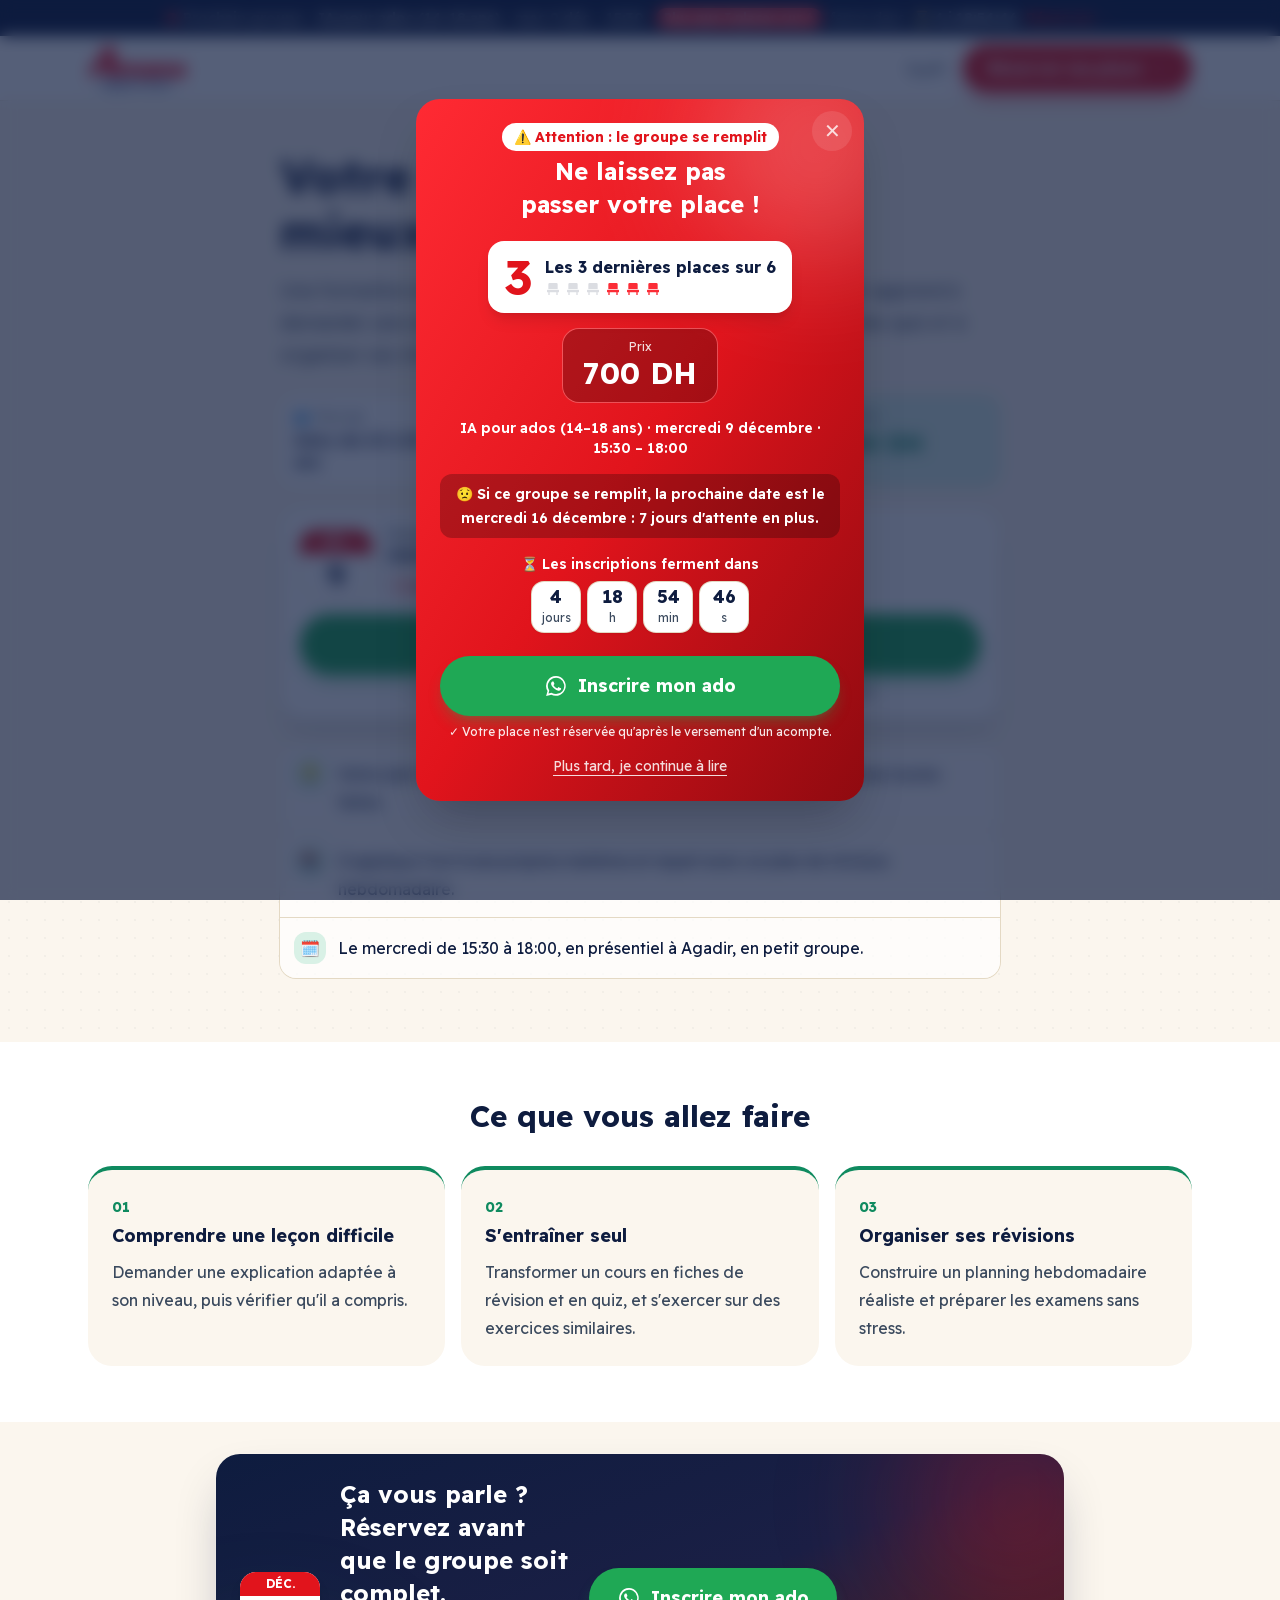
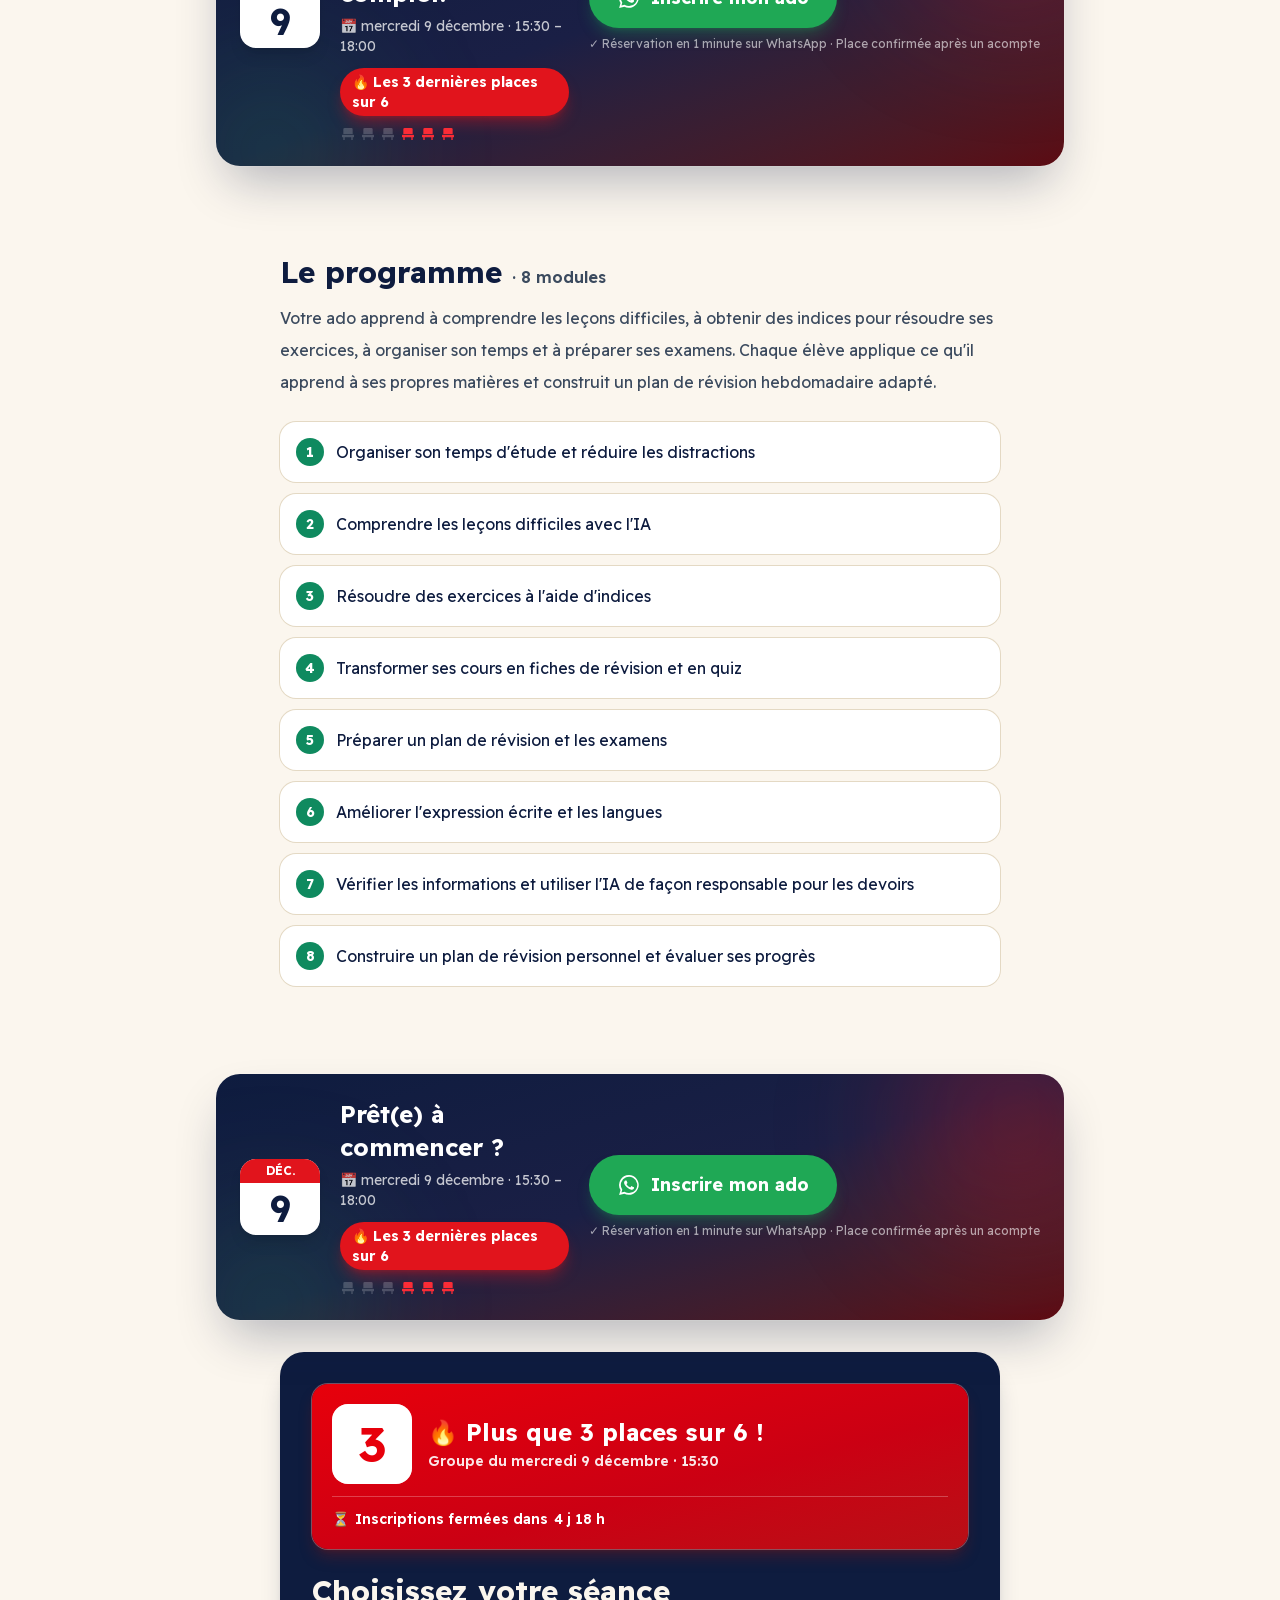
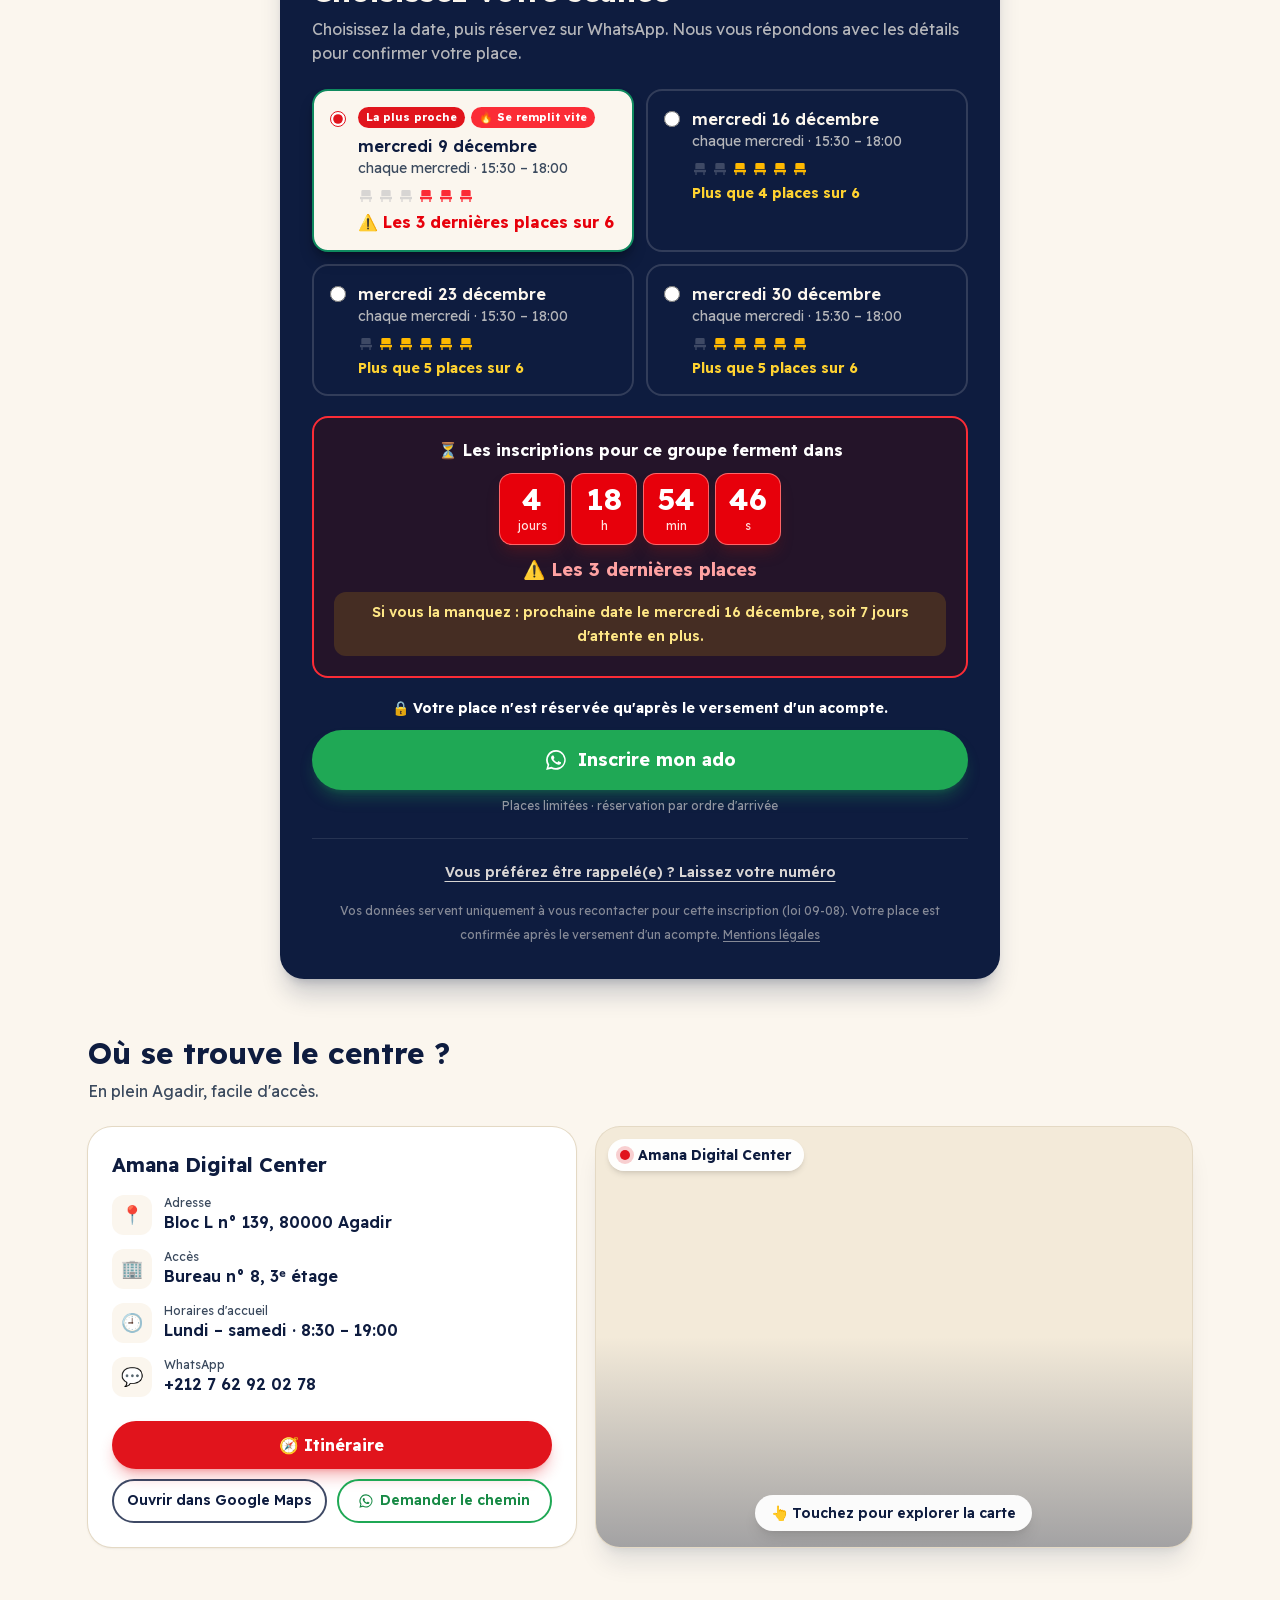
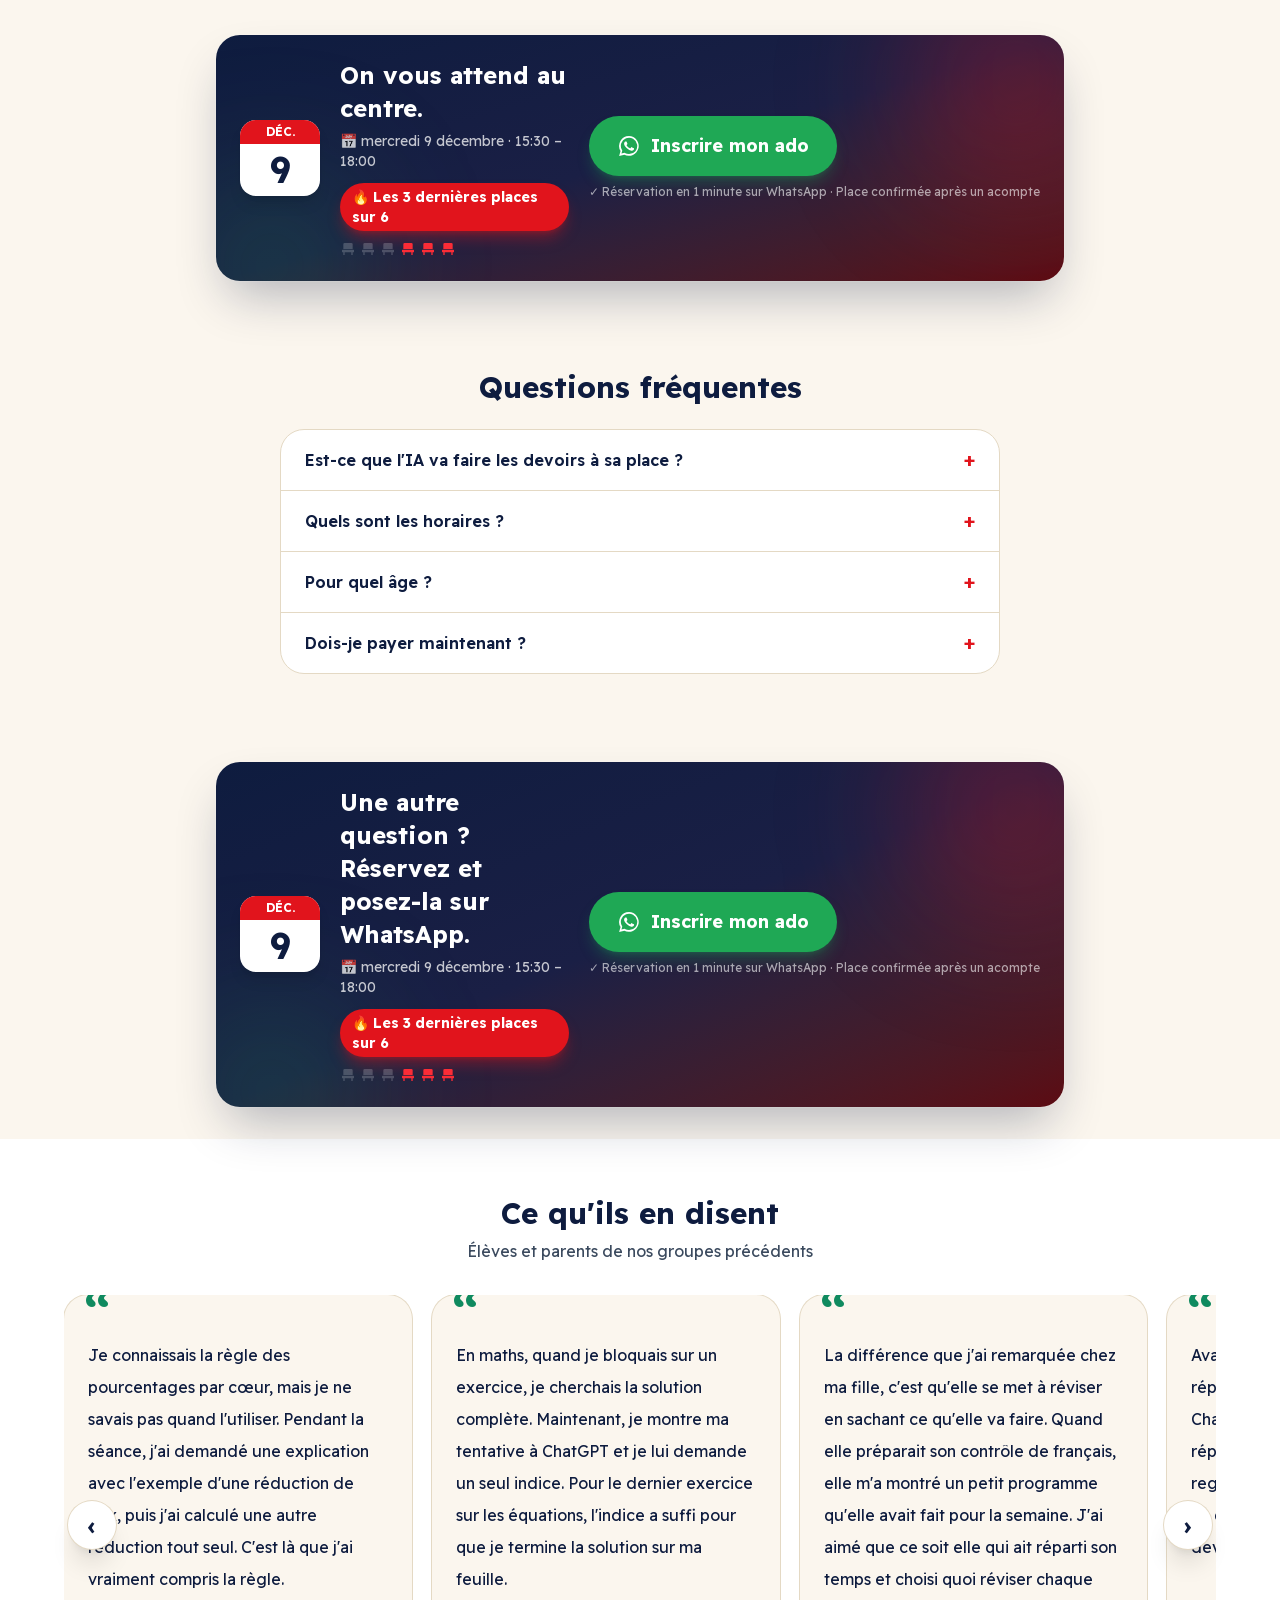
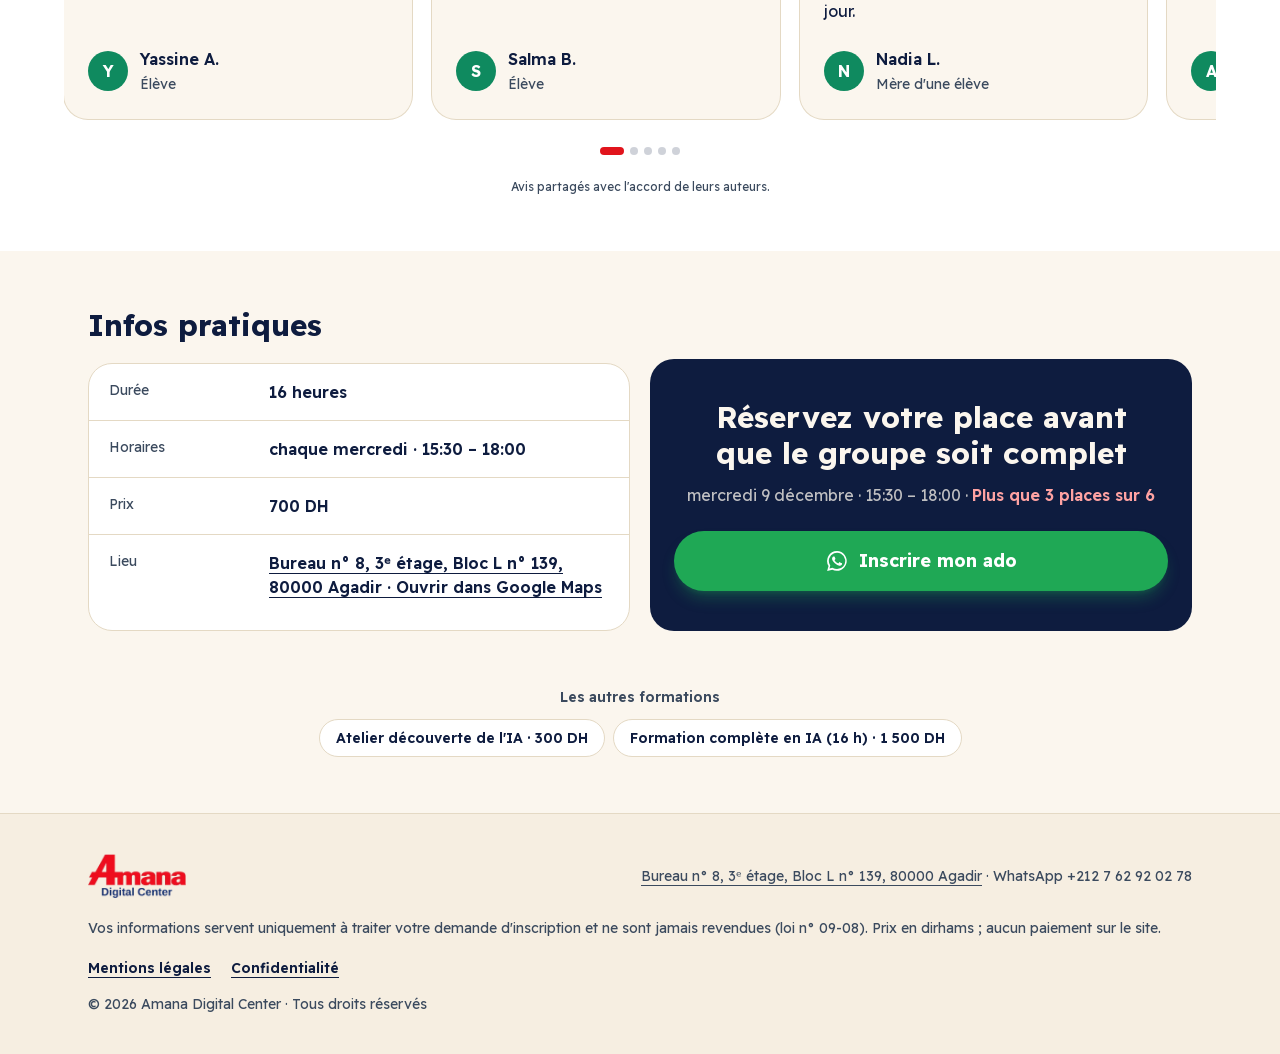
<file: fr/ado/index.html>
<!DOCTYPE html><!--6xvqWqN4wyJeD01iprwZy--><html lang="fr" dir="ltr" class="__variable_fde2ff"><head><meta charSet="utf-8"/><meta name="viewport" content="width=device-width, initial-scale=1"/><link rel="preload" as="image" href="/images/logo.webp"/><link rel="stylesheet" href="/_next/static/css/e26277f3ff22387f.css" data-precedence="next"/><link rel="preload" as="script" fetchPriority="low" href="/_next/static/chunks/webpack-77b3fde2aa4f811e.js"/><script src="/_next/static/chunks/4bd1b696-c023c6e3521b1417.js" async=""></script><script src="/_next/static/chunks/255-0e5ac6cd71b0e266.js" async=""></script><script src="/_next/static/chunks/main-app-0b44889a16dc16d8.js" async=""></script><script src="/_next/static/chunks/715-25e0f812a141e232.js" async=""></script><script src="/_next/static/chunks/840-3f96a9b5f1add878.js" async=""></script><script src="/_next/static/chunks/565-ce7dba9de871165c.js" async=""></script><script src="/_next/static/chunks/608-59c527c5f470ddcc.js" async=""></script><script src="/_next/static/chunks/912-6f6e0437d111f77a.js" async=""></script><script src="/_next/static/chunks/app/(fr)/fr/%5Boffer%5D/page-adcef4af9b9b9c16.js" async=""></script><meta name="theme-color" content="#0e1c3f"/><title>IA pour ados (14–18 ans) · 700 DH · Agadir | Amana Digital Center</title><meta name="description" content="Une formation en présentiel pour les 14 à 18 ans à Agadir. Votre ado apprend à demander une explication adaptée à son niveau, à s&#x27;entraîner avec des quiz et à organiser ses révisions."/><meta name="robots" content="index, follow"/><link rel="canonical" href="https://ai.amanadigitalusa.com/fr/ado/"/><link rel="alternate" hrefLang="fr" href="https://ai.amanadigitalusa.com/fr/ado/"/><link rel="alternate" hrefLang="ar" href="https://ai.amanadigitalusa.com/ado/"/><link rel="alternate" hrefLang="x-default" href="https://ai.amanadigitalusa.com/ado/"/><meta property="og:title" content="IA pour ados (14–18 ans) · 700 DH · Agadir | Amana Digital Center"/><meta property="og:description" content="Une formation en présentiel pour les 14 à 18 ans à Agadir. Votre ado apprend à demander une explication adaptée à son niveau, à s&#x27;entraîner avec des quiz et à organiser ses révisions."/><meta property="og:url" content="https://ai.amanadigitalusa.com/fr/ado/"/><meta property="og:site_name" content="Amana Digital Center"/><meta property="og:locale" content="fr_MA"/><meta property="og:image" content="https://ai.amanadigitalusa.com/og/fr-ado.png"/><meta property="og:image:width" content="1200"/><meta property="og:image:height" content="630"/><meta property="og:image:alt" content="IA pour ados (14–18 ans) · 700 DH · Agadir | Amana Digital Center"/><meta property="og:type" content="website"/><meta name="twitter:card" content="summary_large_image"/><meta name="twitter:title" content="IA pour ados (14–18 ans) · 700 DH · Agadir | Amana Digital Center"/><meta name="twitter:description" content="Une formation en présentiel pour les 14 à 18 ans à Agadir. Votre ado apprend à demander une explication adaptée à son niveau, à s&#x27;entraîner avec des quiz et à organiser ses révisions."/><meta name="twitter:image" content="https://ai.amanadigitalusa.com/og/fr-ado.png"/><link rel="icon" href="/icon.png?2f074693d754c445" type="image/png" sizes="192x192"/><link rel="apple-touch-icon" href="/apple-icon.png?5735bbc20b63a7ee" type="image/png" sizes="180x180"/><script src="/_next/static/chunks/polyfills-42372ed130431b0a.js" noModule=""></script></head><body class="font-sans"><div hidden=""><!--$--><!--/$--></div><a class="group block bg-ink text-sand transition hover:bg-[#13265a] focus-visible:outline-2 focus-visible:-outline-offset-2 focus-visible:outline-sun" href="/fr/ado/#reserver"><div class="mx-auto flex max-w-6xl flex-wrap items-center justify-center gap-x-3 gap-y-1 px-4 py-2 text-[13px] leading-5 sm:text-sm"><span class="flex flex-wrap items-center justify-center gap-x-1.5 font-semibold"><span class="relative flex size-2.5" aria-hidden="true"><span class="absolute inline-flex size-full animate-ping rounded-full bg-red-400 opacity-75"></span><span class="relative inline-flex size-2.5 rounded-full bg-red-500"></span></span><span class="hidden text-sand/70 sm:inline">Prochain groupe<!-- --> :</span><span class="whitespace-nowrap">IA pour ados (14–18 ans)</span><span class="whitespace-nowrap text-sand/80">· <!-- -->mer. 2 déc.<!-- --> · <!-- -->15:30</span></span><span class="flex flex-wrap items-center justify-center gap-x-2 gap-y-1"><span class="whitespace-nowrap rounded-full bg-red-500 px-2 py-0.5 text-xs font-bold text-white">Plus que 2 places sur 6</span><span class="hidden text-sand/70 sm:inline">ferme dans</span><span class="flex items-center gap-1 whitespace-nowrap font-display font-bold text-white"><span aria-hidden="true">⏳</span><span class="tabular-nums" dir="ltr">--:--:--</span></span><span class="whitespace-nowrap font-bold text-sun transition group-hover:translate-x-0.5 rtl:group-hover:-translate-x-0.5">Réserver<!-- --> <!-- -->→</span></span></div></a><header class="sticky top-0 z-40 border-b border-line/70 bg-white/95 backdrop-blur"><div class="mx-auto flex h-16 max-w-6xl items-center justify-between gap-3 px-4 sm:px-6"><a class="flex items-center" aria-label="Amana Digital Center" href="/fr/"><img src="/images/logo.webp" alt="Amana Digital Center" decoding="async" class="h-11 w-auto " width="823" height="369"/></a><div class="flex items-center gap-2"><a hrefLang="ar" lang="ar" class="rounded-full px-2.5 py-1.5 text-xs font-semibold text-ink-soft underline-offset-4 transition hover:text-ink hover:underline" href="/ado/">العربية</a><a href="#reserver" class="book-pulse inline-flex min-h-12 items-center gap-2 rounded-full bg-sun px-5 py-3 text-base font-extrabold text-white shadow-lg shadow-sun/40 ring-2 ring-white transition hover:scale-[1.03] hover:bg-[#b80f16] active:scale-95 sm:px-6"><span class="hidden min-[400px]:inline">Réserver ma place</span><span class="min-[400px]:hidden">Réserver</span><span aria-hidden="true" class="text-lg leading-none rtl:-scale-x-100">→</span></a></div></div></header><main><section class="relative overflow-hidden"><div class="grain pointer-events-none absolute inset-0 opacity-60" aria-hidden="true"></div><div class="relative mx-auto grid items-center gap-8 px-4 pb-12 pt-8 sm:px-6 sm:pt-12 lg:gap-12 lg:pb-16 max-w-3xl"><div><h1 class="text-balance font-display text-3xl font-bold leading-tight sm:text-5xl sm:leading-[1.15]">Votre ado apprend à mieux réviser avec l&#x27;IA</h1><p class="mt-4 text-lg leading-8 text-ink-soft">Une formation en présentiel pour les 14 à 18 ans à Agadir. Votre ado apprend à demander une explication adaptée à son niveau, à s&#x27;entraîner avec des quiz et à organiser ses révisions.</p><dl class="mt-6 grid grid-cols-2 overflow-hidden rounded-2xl bg-white ring-1 ring-line sm:grid-cols-4"><div class="p-3.5 border-e border-line sm:border-e sm:border-line border-b border-line sm:border-b-0"><dt class="flex items-center gap-1.5 text-xs text-ink-soft"><span aria-hidden="true">👥</span>Pour qui</dt><dd class="mt-1 font-semibold leading-snug">Ados de 14 à 18 ans</dd></div><div class="p-3.5  sm:border-e sm:border-line border-b border-line sm:border-b-0"><dt class="flex items-center gap-1.5 text-xs text-ink-soft"><span aria-hidden="true">⏱️</span>Durée</dt><dd class="mt-1 font-semibold leading-snug">16 heures</dd></div><div class="p-3.5 border-e border-line sm:border-e sm:border-line "><dt class="flex items-center gap-1.5 text-xs text-ink-soft"><span aria-hidden="true">📍</span>Lieu</dt><dd class="mt-1 font-semibold leading-snug">Agadir · en présentiel</dd></div><div class="p-3.5 bg-palm-soft"><dt class="flex items-center gap-1.5 text-xs text-ink-soft"><span aria-hidden="true">💰</span>Prix</dt><dd class="mt-0.5 font-display text-2xl font-bold text-palm">700 DH</dd></div></dl><div class="rounded-3xl bg-white p-4 shadow-xl shadow-ink/10 ring-1 ring-line sm:p-5 mt-5"><div class="flex items-center gap-4"><div class="w-16 shrink-0 overflow-hidden rounded-2xl text-center ring-1 ring-line sm:w-[4.5rem]"><div class="bg-sun py-1 text-xs font-bold uppercase text-white">déc.</div><div class="py-1.5 font-display text-3xl font-black leading-none text-ink">2</div></div><div class="min-w-0 flex-1"><p class="text-xs font-semibold text-ink-soft">Prochaine séance</p><p class="font-display text-lg font-bold leading-snug">mercredi<!-- --> · <span dir="ltr">15:30 – 18:00</span></p><span class="mt-1.5 inline-flex items-center gap-1.5 whitespace-nowrap rounded-full px-2.5 py-0.5 text-sm font-bold bg-red-50 text-red-600 ring-1 ring-red-200"><span class="size-1.5 rounded-full animate-pulse bg-red-500" aria-hidden="true"></span>Les 2 dernières places sur 6</span></div></div><a href="https://wa.me/212762920278?text=Bonjour%20Amana%20Digital%20Center%2C%20je%20souhaite%20inscrire%20mon%20ado%20%C3%A0%20la%20formation%20IA%20pour%20les%2014%E2%80%9318%20ans%20(700%20DH).%0A%C3%82ge%20de%20mon%20ado%20%3A%20%0AS%C3%A9ance%20souhait%C3%A9e%20%3A%20mercredi%202%20d%C3%A9cembre%2C%2015%3A30%20%E2%80%93%2018%3A00" target="_blank" rel="noopener noreferrer" class="inline-flex items-center justify-center gap-2.5 rounded-full bg-[#1fa855] font-bold text-white shadow-lg shadow-[#1fa855]/30 transition hover:bg-[#178a45] focus-visible:outline-2 focus-visible:outline-offset-2 focus-visible:outline-[#1fa855] px-7 py-4 text-lg mt-4 w-full"><svg viewBox="0 0 24 24" fill="currentColor" class="size-6" aria-hidden="true"><path d="M12.04 2a9.9 9.9 0 0 0-8.5 15l-1.4 5.1 5.2-1.37A9.9 9.9 0 1 0 12.04 2Zm0 18.1a8.2 8.2 0 0 1-4.18-1.15l-.3-.18-3.09.81.83-3.01-.2-.31a8.2 8.2 0 1 1 6.94 3.84Zm4.5-6.14c-.25-.12-1.46-.72-1.69-.8-.23-.08-.39-.12-.56.13-.16.24-.64.8-.78.96-.14.17-.29.19-.53.06a6.7 6.7 0 0 1-3.32-2.9c-.25-.43.25-.4.72-1.33.08-.16.04-.3-.02-.43-.06-.12-.56-1.34-.76-1.84-.2-.48-.4-.41-.56-.42h-.47a.9.9 0 0 0-.66.31 2.76 2.76 0 0 0-.86 2.06 4.8 4.8 0 0 0 1 2.55 11 11 0 0 0 4.2 3.7c1.56.68 2.18.73 2.96.62.48-.07 1.46-.6 1.67-1.18.2-.58.2-1.07.14-1.18-.06-.1-.22-.16-.47-.29Z"></path></svg>Inscrire mon ado</a><p class="mt-2.5 text-center text-xs font-medium text-ink-soft">✓ <!-- -->Réservation en 1 minute sur WhatsApp · Place confirmée après un acompte</p></div><ul class="mt-6 divide-y divide-line overflow-hidden rounded-2xl bg-white/70 ring-1 ring-line"><li class="flex items-start gap-3 p-3.5 leading-7"><span class="grid size-8 shrink-0 place-items-center rounded-xl bg-palm-soft text-palm text-base" aria-hidden="true">💡</span><span class="pt-0.5">Votre ado fait l&#x27;effort lui-même : l&#x27;IA donne des indices, pas les réponses toutes faites.</span></li><li class="flex items-start gap-3 p-3.5 leading-7"><span class="grid size-8 shrink-0 place-items-center rounded-xl bg-palm-soft text-palm text-base" aria-hidden="true">📚</span><span class="pt-0.5">Il applique tout à ses propres matières et repart avec un plan de révision hebdomadaire.</span></li><li class="flex items-start gap-3 p-3.5 leading-7"><span class="grid size-8 shrink-0 place-items-center rounded-xl bg-palm-soft text-palm text-base" aria-hidden="true">🗓️</span><span class="pt-0.5">Le mercredi de 15:30 à 18:00, en présentiel à Agadir, en petit groupe.</span></li></ul></div></div></section><section class="bg-white py-14" aria-labelledby="examples-title"><div class="mx-auto max-w-6xl px-4 sm:px-6"><h2 id="examples-title" class="text-center font-display text-2xl font-bold sm:text-3xl">Ce que vous allez faire</h2><div class="mt-8 grid gap-4 md:grid-cols-3"><div class="rounded-3xl border-t-4 border-palm bg-sand p-6"><span class="font-display text-sm font-bold text-palm">0<!-- -->1</span><h3 class="mt-1 font-display text-lg font-bold">Comprendre une leçon difficile</h3><p class="mt-2 leading-7 text-ink-soft">Demander une explication adaptée à son niveau, puis vérifier qu&#x27;il a compris.</p></div><div class="rounded-3xl border-t-4 border-palm bg-sand p-6"><span class="font-display text-sm font-bold text-palm">0<!-- -->2</span><h3 class="mt-1 font-display text-lg font-bold">S&#x27;entraîner seul</h3><p class="mt-2 leading-7 text-ink-soft">Transformer un cours en fiches de révision et en quiz, et s&#x27;exercer sur des exercices similaires.</p></div><div class="rounded-3xl border-t-4 border-palm bg-sand p-6"><span class="font-display text-sm font-bold text-palm">0<!-- -->3</span><h3 class="mt-1 font-display text-lg font-bold">Organiser ses révisions</h3><p class="mt-2 leading-7 text-ink-soft">Construire un planning hebdomadaire réaliste et préparer les examens sans stress.</p></div></div></div></section><div class="mx-auto max-w-4xl px-4 py-8 sm:px-6"><div class="relative overflow-hidden rounded-3xl bg-gradient-to-br from-ink via-[#1a1f45] to-[#5c0a12] p-5 text-white shadow-2xl shadow-ink/30 ring-1 ring-white/10 sm:p-6"><span class="pointer-events-none absolute -end-16 -top-16 size-56 rounded-full bg-sun/30 blur-3xl" aria-hidden="true"></span><span class="pointer-events-none absolute -bottom-20 -start-10 size-48 rounded-full bg-[#1fa855]/20 blur-3xl" aria-hidden="true"></span><div class="relative flex flex-col gap-5 sm:flex-row sm:items-center"><div class="hidden w-20 shrink-0 overflow-hidden rounded-2xl bg-white text-center shadow-lg sm:block"><div class="bg-sun py-1 text-xs font-bold uppercase">déc.</div><div class="py-2 font-display text-4xl font-black leading-none text-ink">2</div></div><div class="min-w-0 flex-1 text-center sm:text-start"><p class="font-display text-xl font-black leading-snug sm:text-2xl">Ça vous parle ? Réservez avant que le groupe soit complet.</p><p class="mt-1.5 text-sm text-white/75">📅 <!-- -->mercredi 2 décembre<!-- --> · <span dir="ltr">15:30 – 18:00</span></p><div class="mt-3 flex flex-wrap items-center justify-center gap-2.5 sm:justify-start"><span class="inline-flex items-center gap-1.5 rounded-full px-3 py-1 text-sm font-bold animate-pulse bg-sun text-white shadow-lg shadow-sun/40">🔥<!-- --> <!-- -->Les 2 dernières places sur 6</span><span class="flex flex-wrap gap-1" aria-hidden="true"><svg viewBox="0 0 24 24" fill="currentColor" class="size-4 text-white/20"><path d="M7 3h10a2 2 0 0 1 2 2v7H5V5a2 2 0 0 1 2-2Zm-3 10h16a1 1 0 0 1 1 1v2a1 1 0 0 1-1 1h-1v4h-2v-4H7v4H5v-4H4a1 1 0 0 1-1-1v-2a1 1 0 0 1 1-1Z"></path></svg><svg viewBox="0 0 24 24" fill="currentColor" class="size-4 text-white/20"><path d="M7 3h10a2 2 0 0 1 2 2v7H5V5a2 2 0 0 1 2-2Zm-3 10h16a1 1 0 0 1 1 1v2a1 1 0 0 1-1 1h-1v4h-2v-4H7v4H5v-4H4a1 1 0 0 1-1-1v-2a1 1 0 0 1 1-1Z"></path></svg><svg viewBox="0 0 24 24" fill="currentColor" class="size-4 text-white/20"><path d="M7 3h10a2 2 0 0 1 2 2v7H5V5a2 2 0 0 1 2-2Zm-3 10h16a1 1 0 0 1 1 1v2a1 1 0 0 1-1 1h-1v4h-2v-4H7v4H5v-4H4a1 1 0 0 1-1-1v-2a1 1 0 0 1 1-1Z"></path></svg><svg viewBox="0 0 24 24" fill="currentColor" class="size-4 text-white/20"><path d="M7 3h10a2 2 0 0 1 2 2v7H5V5a2 2 0 0 1 2-2Zm-3 10h16a1 1 0 0 1 1 1v2a1 1 0 0 1-1 1h-1v4h-2v-4H7v4H5v-4H4a1 1 0 0 1-1-1v-2a1 1 0 0 1 1-1Z"></path></svg><svg viewBox="0 0 24 24" fill="currentColor" class="size-4 text-red-500"><path d="M7 3h10a2 2 0 0 1 2 2v7H5V5a2 2 0 0 1 2-2Zm-3 10h16a1 1 0 0 1 1 1v2a1 1 0 0 1-1 1h-1v4h-2v-4H7v4H5v-4H4a1 1 0 0 1-1-1v-2a1 1 0 0 1 1-1Z"></path></svg><svg viewBox="0 0 24 24" fill="currentColor" class="size-4 text-red-500"><path d="M7 3h10a2 2 0 0 1 2 2v7H5V5a2 2 0 0 1 2-2Zm-3 10h16a1 1 0 0 1 1 1v2a1 1 0 0 1-1 1h-1v4h-2v-4H7v4H5v-4H4a1 1 0 0 1-1-1v-2a1 1 0 0 1 1-1Z"></path></svg></span></div></div><div class="shrink-0"><a href="https://wa.me/212762920278?text=Bonjour%20Amana%20Digital%20Center%2C%20je%20souhaite%20inscrire%20mon%20ado%20%C3%A0%20la%20formation%20IA%20pour%20les%2014%E2%80%9318%20ans%20(700%20DH).%0A%C3%82ge%20de%20mon%20ado%20%3A%20%0AS%C3%A9ance%20souhait%C3%A9e%20%3A%20mercredi%202%20d%C3%A9cembre%2C%2015%3A30%20%E2%80%93%2018%3A00" target="_blank" rel="noopener noreferrer" class="inline-flex items-center justify-center gap-2.5 rounded-full bg-[#1fa855] font-bold text-white shadow-lg shadow-[#1fa855]/30 transition hover:bg-[#178a45] focus-visible:outline-2 focus-visible:outline-offset-2 focus-visible:outline-[#1fa855] px-7 py-4 text-lg pulse-ring w-full sm:w-auto"><svg viewBox="0 0 24 24" fill="currentColor" class="size-6" aria-hidden="true"><path d="M12.04 2a9.9 9.9 0 0 0-8.5 15l-1.4 5.1 5.2-1.37A9.9 9.9 0 1 0 12.04 2Zm0 18.1a8.2 8.2 0 0 1-4.18-1.15l-.3-.18-3.09.81.83-3.01-.2-.31a8.2 8.2 0 1 1 6.94 3.84Zm4.5-6.14c-.25-.12-1.46-.72-1.69-.8-.23-.08-.39-.12-.56.13-.16.24-.64.8-.78.96-.14.17-.29.19-.53.06a6.7 6.7 0 0 1-3.32-2.9c-.25-.43.25-.4.72-1.33.08-.16.04-.3-.02-.43-.06-.12-.56-1.34-.76-1.84-.2-.48-.4-.41-.56-.42h-.47a.9.9 0 0 0-.66.31 2.76 2.76 0 0 0-.86 2.06 4.8 4.8 0 0 0 1 2.55 11 11 0 0 0 4.2 3.7c1.56.68 2.18.73 2.96.62.48-.07 1.46-.6 1.67-1.18.2-.58.2-1.07.14-1.18-.06-.1-.22-.16-.47-.29Z"></path></svg>Inscrire mon ado</a><p class="mt-2 text-center text-xs text-white/60">✓ <!-- -->Réservation en 1 minute sur WhatsApp · Place confirmée après un acompte</p></div></div></div></div><section class="mx-auto max-w-3xl px-4 py-14 sm:px-6" aria-labelledby="programme-title"><h2 id="programme-title" class="font-display text-2xl font-bold sm:text-3xl">Le programme<!-- --> <span class="text-base font-semibold text-ink-soft">· <!-- -->8<!-- --> <!-- -->modules</span></h2><p class="mt-3 leading-8 text-ink-soft">Votre ado apprend à comprendre les leçons difficiles, à obtenir des indices pour résoudre ses exercices, à organiser son temps et à préparer ses examens. Chaque élève applique ce qu&#x27;il apprend à ses propres matières et construit un plan de révision hebdomadaire adapté.</p><ol class="mt-6 space-y-3"><li class="flex gap-3 rounded-2xl bg-white p-4 leading-7 ring-1 ring-line"><span class="grid size-7 shrink-0 place-items-center rounded-full bg-palm text-sm font-bold text-white">1</span>Organiser son temps d&#x27;étude et réduire les distractions</li><li class="flex gap-3 rounded-2xl bg-white p-4 leading-7 ring-1 ring-line"><span class="grid size-7 shrink-0 place-items-center rounded-full bg-palm text-sm font-bold text-white">2</span>Comprendre les leçons difficiles avec l&#x27;IA</li><li class="flex gap-3 rounded-2xl bg-white p-4 leading-7 ring-1 ring-line"><span class="grid size-7 shrink-0 place-items-center rounded-full bg-palm text-sm font-bold text-white">3</span>Résoudre des exercices à l&#x27;aide d&#x27;indices</li><li class="flex gap-3 rounded-2xl bg-white p-4 leading-7 ring-1 ring-line"><span class="grid size-7 shrink-0 place-items-center rounded-full bg-palm text-sm font-bold text-white">4</span>Transformer ses cours en fiches de révision et en quiz</li><li class="flex gap-3 rounded-2xl bg-white p-4 leading-7 ring-1 ring-line"><span class="grid size-7 shrink-0 place-items-center rounded-full bg-palm text-sm font-bold text-white">5</span>Préparer un plan de révision et les examens</li><li class="flex gap-3 rounded-2xl bg-white p-4 leading-7 ring-1 ring-line"><span class="grid size-7 shrink-0 place-items-center rounded-full bg-palm text-sm font-bold text-white">6</span>Améliorer l&#x27;expression écrite et les langues</li><li class="flex gap-3 rounded-2xl bg-white p-4 leading-7 ring-1 ring-line"><span class="grid size-7 shrink-0 place-items-center rounded-full bg-palm text-sm font-bold text-white">7</span>Vérifier les informations et utiliser l&#x27;IA de façon responsable pour les devoirs</li><li class="flex gap-3 rounded-2xl bg-white p-4 leading-7 ring-1 ring-line"><span class="grid size-7 shrink-0 place-items-center rounded-full bg-palm text-sm font-bold text-white">8</span>Construire un plan de révision personnel et évaluer ses progrès</li></ol></section><div class="mx-auto max-w-4xl px-4 py-8 sm:px-6"><div class="relative overflow-hidden rounded-3xl bg-gradient-to-br from-ink via-[#1a1f45] to-[#5c0a12] p-5 text-white shadow-2xl shadow-ink/30 ring-1 ring-white/10 sm:p-6"><span class="pointer-events-none absolute -end-16 -top-16 size-56 rounded-full bg-sun/30 blur-3xl" aria-hidden="true"></span><span class="pointer-events-none absolute -bottom-20 -start-10 size-48 rounded-full bg-[#1fa855]/20 blur-3xl" aria-hidden="true"></span><div class="relative flex flex-col gap-5 sm:flex-row sm:items-center"><div class="hidden w-20 shrink-0 overflow-hidden rounded-2xl bg-white text-center shadow-lg sm:block"><div class="bg-sun py-1 text-xs font-bold uppercase">déc.</div><div class="py-2 font-display text-4xl font-black leading-none text-ink">2</div></div><div class="min-w-0 flex-1 text-center sm:text-start"><p class="font-display text-xl font-black leading-snug sm:text-2xl">Prêt(e) à commencer ?</p><p class="mt-1.5 text-sm text-white/75">📅 <!-- -->mercredi 2 décembre<!-- --> · <span dir="ltr">15:30 – 18:00</span></p><div class="mt-3 flex flex-wrap items-center justify-center gap-2.5 sm:justify-start"><span class="inline-flex items-center gap-1.5 rounded-full px-3 py-1 text-sm font-bold animate-pulse bg-sun text-white shadow-lg shadow-sun/40">🔥<!-- --> <!-- -->Les 2 dernières places sur 6</span><span class="flex flex-wrap gap-1" aria-hidden="true"><svg viewBox="0 0 24 24" fill="currentColor" class="size-4 text-white/20"><path d="M7 3h10a2 2 0 0 1 2 2v7H5V5a2 2 0 0 1 2-2Zm-3 10h16a1 1 0 0 1 1 1v2a1 1 0 0 1-1 1h-1v4h-2v-4H7v4H5v-4H4a1 1 0 0 1-1-1v-2a1 1 0 0 1 1-1Z"></path></svg><svg viewBox="0 0 24 24" fill="currentColor" class="size-4 text-white/20"><path d="M7 3h10a2 2 0 0 1 2 2v7H5V5a2 2 0 0 1 2-2Zm-3 10h16a1 1 0 0 1 1 1v2a1 1 0 0 1-1 1h-1v4h-2v-4H7v4H5v-4H4a1 1 0 0 1-1-1v-2a1 1 0 0 1 1-1Z"></path></svg><svg viewBox="0 0 24 24" fill="currentColor" class="size-4 text-white/20"><path d="M7 3h10a2 2 0 0 1 2 2v7H5V5a2 2 0 0 1 2-2Zm-3 10h16a1 1 0 0 1 1 1v2a1 1 0 0 1-1 1h-1v4h-2v-4H7v4H5v-4H4a1 1 0 0 1-1-1v-2a1 1 0 0 1 1-1Z"></path></svg><svg viewBox="0 0 24 24" fill="currentColor" class="size-4 text-white/20"><path d="M7 3h10a2 2 0 0 1 2 2v7H5V5a2 2 0 0 1 2-2Zm-3 10h16a1 1 0 0 1 1 1v2a1 1 0 0 1-1 1h-1v4h-2v-4H7v4H5v-4H4a1 1 0 0 1-1-1v-2a1 1 0 0 1 1-1Z"></path></svg><svg viewBox="0 0 24 24" fill="currentColor" class="size-4 text-red-500"><path d="M7 3h10a2 2 0 0 1 2 2v7H5V5a2 2 0 0 1 2-2Zm-3 10h16a1 1 0 0 1 1 1v2a1 1 0 0 1-1 1h-1v4h-2v-4H7v4H5v-4H4a1 1 0 0 1-1-1v-2a1 1 0 0 1 1-1Z"></path></svg><svg viewBox="0 0 24 24" fill="currentColor" class="size-4 text-red-500"><path d="M7 3h10a2 2 0 0 1 2 2v7H5V5a2 2 0 0 1 2-2Zm-3 10h16a1 1 0 0 1 1 1v2a1 1 0 0 1-1 1h-1v4h-2v-4H7v4H5v-4H4a1 1 0 0 1-1-1v-2a1 1 0 0 1 1-1Z"></path></svg></span></div></div><div class="shrink-0"><a href="https://wa.me/212762920278?text=Bonjour%20Amana%20Digital%20Center%2C%20je%20souhaite%20inscrire%20mon%20ado%20%C3%A0%20la%20formation%20IA%20pour%20les%2014%E2%80%9318%20ans%20(700%20DH).%0A%C3%82ge%20de%20mon%20ado%20%3A%20%0AS%C3%A9ance%20souhait%C3%A9e%20%3A%20mercredi%202%20d%C3%A9cembre%2C%2015%3A30%20%E2%80%93%2018%3A00" target="_blank" rel="noopener noreferrer" class="inline-flex items-center justify-center gap-2.5 rounded-full bg-[#1fa855] font-bold text-white shadow-lg shadow-[#1fa855]/30 transition hover:bg-[#178a45] focus-visible:outline-2 focus-visible:outline-offset-2 focus-visible:outline-[#1fa855] px-7 py-4 text-lg pulse-ring w-full sm:w-auto"><svg viewBox="0 0 24 24" fill="currentColor" class="size-6" aria-hidden="true"><path d="M12.04 2a9.9 9.9 0 0 0-8.5 15l-1.4 5.1 5.2-1.37A9.9 9.9 0 1 0 12.04 2Zm0 18.1a8.2 8.2 0 0 1-4.18-1.15l-.3-.18-3.09.81.83-3.01-.2-.31a8.2 8.2 0 1 1 6.94 3.84Zm4.5-6.14c-.25-.12-1.46-.72-1.69-.8-.23-.08-.39-.12-.56.13-.16.24-.64.8-.78.96-.14.17-.29.19-.53.06a6.7 6.7 0 0 1-3.32-2.9c-.25-.43.25-.4.72-1.33.08-.16.04-.3-.02-.43-.06-.12-.56-1.34-.76-1.84-.2-.48-.4-.41-.56-.42h-.47a.9.9 0 0 0-.66.31 2.76 2.76 0 0 0-.86 2.06 4.8 4.8 0 0 0 1 2.55 11 11 0 0 0 4.2 3.7c1.56.68 2.18.73 2.96.62.48-.07 1.46-.6 1.67-1.18.2-.58.2-1.07.14-1.18-.06-.1-.22-.16-.47-.29Z"></path></svg>Inscrire mon ado</a><p class="mt-2 text-center text-xs text-white/60">✓ <!-- -->Réservation en 1 minute sur WhatsApp · Place confirmée après un acompte</p></div></div></div></div><section id="reserver" class="mx-auto max-w-3xl scroll-mt-20 px-4 pb-14 sm:px-6"><div class="rounded-3xl bg-ink p-5 text-sand shadow-xl shadow-ink/20 sm:p-8"><div class="relative mb-6 overflow-hidden rounded-2xl bg-gradient-to-br from-red-600 to-[#b80f16] p-4 text-white shadow-lg shadow-red-900/40 ring-1 ring-red-300/40 sm:p-5"><div class="flex items-center gap-4"><span class="relative grid size-16 shrink-0 place-items-center rounded-2xl bg-white text-red-600 sm:size-20"><span class="absolute inset-0 animate-ping rounded-2xl bg-white/40" aria-hidden="true"></span><span class="relative font-display text-4xl font-black leading-none sm:text-5xl">2</span></span><div class="min-w-0"><p class="font-display text-xl font-black leading-tight sm:text-2xl">🔥 <!-- -->Plus que 2 places sur 6<!-- --> !</p><p class="mt-1 text-sm font-semibold text-white/90">Groupe du<!-- --> <!-- -->mercredi 2 décembre<!-- --> · <!-- -->15:30</p></div></div><div class="mt-3 flex flex-wrap items-center gap-x-4 gap-y-1.5 border-t border-white/25 pt-3 text-sm font-semibold"><span class="flex items-center gap-1.5"><span aria-hidden="true">⏳</span>Inscriptions fermées dans<!-- --> <span dir="ltr" class="tabular-nums">13 j 15 h</span></span><span class="rounded-full bg-white/15 px-2.5 py-0.5">✓ <!-- -->Groupe du mercredi 25 novembre complet</span></div></div><h2 class="font-display text-2xl font-bold sm:text-3xl">Choisissez votre séance</h2><p class="mt-2 text-sand/70">Choisissez la date, puis réservez sur WhatsApp. Nous vous répondons avec les détails pour confirmer votre place.</p><fieldset class="mt-6"><legend class="sr-only">Choisissez votre séance</legend><div class="grid gap-3 sm:grid-cols-2"><div class="relative overflow-hidden rounded-2xl border-2 border-dashed border-red-400/30 bg-white/[0.03] p-4" aria-label="mercredi 25 novembre · Complet"><span class="absolute end-3 top-3 -rotate-6 rounded-md border-2 border-red-400 px-2 py-0.5 font-display text-sm font-bold uppercase tracking-wide text-red-300">Complet</span><span class="block font-display font-semibold text-sand/50 line-through">mercredi 25 novembre</span><span class="block text-sm text-sand/40">chaque mercredi · 15:30 – 18:00</span><span class="mt-2 block text-xs font-semibold text-red-300/80">Ce groupe s&#x27;est rempli</span></div><label class="relative flex cursor-pointer items-start gap-3 rounded-2xl border-2 p-4 transition has-[:focus-visible]:outline-2 has-[:focus-visible]:outline-sun border-palm bg-sand text-ink shadow-lg shadow-black/30"><input type="radio" class="mt-1 size-4 accent-sun" name="session" checked="" value="st-2026-12-02"/><span class="min-w-0 flex-1"><span class="mb-1.5 flex flex-wrap gap-1.5"><span class="rounded-full bg-sun px-2 py-0.5 text-[11px] font-bold text-white">La plus proche</span><span class="rounded-full bg-red-500 px-2 py-0.5 text-[11px] font-bold text-white">🔥 <!-- -->Se remplit vite</span></span><span class="block font-display font-semibold">mercredi 2 décembre</span><span class="block text-sm text-ink-soft">chaque mercredi · 15:30 – 18:00</span><span class="mt-2.5 block"><span class="flex flex-wrap gap-1" aria-hidden="true"><svg viewBox="0 0 24 24" fill="currentColor" class="size-4 text-ink/15"><path d="M7 3h10a2 2 0 0 1 2 2v7H5V5a2 2 0 0 1 2-2Zm-3 10h16a1 1 0 0 1 1 1v2a1 1 0 0 1-1 1h-1v4h-2v-4H7v4H5v-4H4a1 1 0 0 1-1-1v-2a1 1 0 0 1 1-1Z"></path></svg><svg viewBox="0 0 24 24" fill="currentColor" class="size-4 text-ink/15"><path d="M7 3h10a2 2 0 0 1 2 2v7H5V5a2 2 0 0 1 2-2Zm-3 10h16a1 1 0 0 1 1 1v2a1 1 0 0 1-1 1h-1v4h-2v-4H7v4H5v-4H4a1 1 0 0 1-1-1v-2a1 1 0 0 1 1-1Z"></path></svg><svg viewBox="0 0 24 24" fill="currentColor" class="size-4 text-ink/15"><path d="M7 3h10a2 2 0 0 1 2 2v7H5V5a2 2 0 0 1 2-2Zm-3 10h16a1 1 0 0 1 1 1v2a1 1 0 0 1-1 1h-1v4h-2v-4H7v4H5v-4H4a1 1 0 0 1-1-1v-2a1 1 0 0 1 1-1Z"></path></svg><svg viewBox="0 0 24 24" fill="currentColor" class="size-4 text-ink/15"><path d="M7 3h10a2 2 0 0 1 2 2v7H5V5a2 2 0 0 1 2-2Zm-3 10h16a1 1 0 0 1 1 1v2a1 1 0 0 1-1 1h-1v4h-2v-4H7v4H5v-4H4a1 1 0 0 1-1-1v-2a1 1 0 0 1 1-1Z"></path></svg><svg viewBox="0 0 24 24" fill="currentColor" class="size-4 text-red-500"><path d="M7 3h10a2 2 0 0 1 2 2v7H5V5a2 2 0 0 1 2-2Zm-3 10h16a1 1 0 0 1 1 1v2a1 1 0 0 1-1 1h-1v4h-2v-4H7v4H5v-4H4a1 1 0 0 1-1-1v-2a1 1 0 0 1 1-1Z"></path></svg><svg viewBox="0 0 24 24" fill="currentColor" class="size-4 text-red-500"><path d="M7 3h10a2 2 0 0 1 2 2v7H5V5a2 2 0 0 1 2-2Zm-3 10h16a1 1 0 0 1 1 1v2a1 1 0 0 1-1 1h-1v4h-2v-4H7v4H5v-4H4a1 1 0 0 1-1-1v-2a1 1 0 0 1 1-1Z"></path></svg></span></span><span class="mt-1.5 block font-bold text-base text-red-600">⚠️ Les 2 dernières places sur 6</span></span></label><label class="relative flex cursor-pointer items-start gap-3 rounded-2xl border-2 p-4 transition has-[:focus-visible]:outline-2 has-[:focus-visible]:outline-sun border-red-400/40 hover:border-red-400/70"><input type="radio" class="mt-1 size-4 accent-sun" name="session" value="st-2026-12-09"/><span class="min-w-0 flex-1"><span class="mb-1.5 flex flex-wrap gap-1.5"><span class="rounded-full bg-red-500 px-2 py-0.5 text-[11px] font-bold text-white">🔥 <!-- -->Se remplit vite</span></span><span class="block font-display font-semibold">mercredi 9 décembre</span><span class="block text-sm text-sand/70">chaque mercredi · 15:30 – 18:00</span><span class="mt-2.5 block"><span class="flex flex-wrap gap-1" aria-hidden="true"><svg viewBox="0 0 24 24" fill="currentColor" class="size-4 text-white/20"><path d="M7 3h10a2 2 0 0 1 2 2v7H5V5a2 2 0 0 1 2-2Zm-3 10h16a1 1 0 0 1 1 1v2a1 1 0 0 1-1 1h-1v4h-2v-4H7v4H5v-4H4a1 1 0 0 1-1-1v-2a1 1 0 0 1 1-1Z"></path></svg><svg viewBox="0 0 24 24" fill="currentColor" class="size-4 text-white/20"><path d="M7 3h10a2 2 0 0 1 2 2v7H5V5a2 2 0 0 1 2-2Zm-3 10h16a1 1 0 0 1 1 1v2a1 1 0 0 1-1 1h-1v4h-2v-4H7v4H5v-4H4a1 1 0 0 1-1-1v-2a1 1 0 0 1 1-1Z"></path></svg><svg viewBox="0 0 24 24" fill="currentColor" class="size-4 text-white/20"><path d="M7 3h10a2 2 0 0 1 2 2v7H5V5a2 2 0 0 1 2-2Zm-3 10h16a1 1 0 0 1 1 1v2a1 1 0 0 1-1 1h-1v4h-2v-4H7v4H5v-4H4a1 1 0 0 1-1-1v-2a1 1 0 0 1 1-1Z"></path></svg><svg viewBox="0 0 24 24" fill="currentColor" class="size-4 text-red-500"><path d="M7 3h10a2 2 0 0 1 2 2v7H5V5a2 2 0 0 1 2-2Zm-3 10h16a1 1 0 0 1 1 1v2a1 1 0 0 1-1 1h-1v4h-2v-4H7v4H5v-4H4a1 1 0 0 1-1-1v-2a1 1 0 0 1 1-1Z"></path></svg><svg viewBox="0 0 24 24" fill="currentColor" class="size-4 text-red-500"><path d="M7 3h10a2 2 0 0 1 2 2v7H5V5a2 2 0 0 1 2-2Zm-3 10h16a1 1 0 0 1 1 1v2a1 1 0 0 1-1 1h-1v4h-2v-4H7v4H5v-4H4a1 1 0 0 1-1-1v-2a1 1 0 0 1 1-1Z"></path></svg><svg viewBox="0 0 24 24" fill="currentColor" class="size-4 text-red-500"><path d="M7 3h10a2 2 0 0 1 2 2v7H5V5a2 2 0 0 1 2-2Zm-3 10h16a1 1 0 0 1 1 1v2a1 1 0 0 1-1 1h-1v4h-2v-4H7v4H5v-4H4a1 1 0 0 1-1-1v-2a1 1 0 0 1 1-1Z"></path></svg></span></span><span class="mt-1.5 block font-bold text-base text-red-300">⚠️ Les 3 dernières places sur 6</span></span></label><label class="relative flex cursor-pointer items-start gap-3 rounded-2xl border-2 p-4 transition has-[:focus-visible]:outline-2 has-[:focus-visible]:outline-sun border-sand/15 hover:border-sand/40"><input type="radio" class="mt-1 size-4 accent-sun" name="session" value="st-2026-12-16"/><span class="min-w-0 flex-1"><span class="block font-display font-semibold">mercredi 16 décembre</span><span class="block text-sm text-sand/70">chaque mercredi · 15:30 – 18:00</span><span class="mt-2.5 block"><span class="flex flex-wrap gap-1" aria-hidden="true"><svg viewBox="0 0 24 24" fill="currentColor" class="size-4 text-white/20"><path d="M7 3h10a2 2 0 0 1 2 2v7H5V5a2 2 0 0 1 2-2Zm-3 10h16a1 1 0 0 1 1 1v2a1 1 0 0 1-1 1h-1v4h-2v-4H7v4H5v-4H4a1 1 0 0 1-1-1v-2a1 1 0 0 1 1-1Z"></path></svg><svg viewBox="0 0 24 24" fill="currentColor" class="size-4 text-white/20"><path d="M7 3h10a2 2 0 0 1 2 2v7H5V5a2 2 0 0 1 2-2Zm-3 10h16a1 1 0 0 1 1 1v2a1 1 0 0 1-1 1h-1v4h-2v-4H7v4H5v-4H4a1 1 0 0 1-1-1v-2a1 1 0 0 1 1-1Z"></path></svg><svg viewBox="0 0 24 24" fill="currentColor" class="size-4 text-amber-400"><path d="M7 3h10a2 2 0 0 1 2 2v7H5V5a2 2 0 0 1 2-2Zm-3 10h16a1 1 0 0 1 1 1v2a1 1 0 0 1-1 1h-1v4h-2v-4H7v4H5v-4H4a1 1 0 0 1-1-1v-2a1 1 0 0 1 1-1Z"></path></svg><svg viewBox="0 0 24 24" fill="currentColor" class="size-4 text-amber-400"><path d="M7 3h10a2 2 0 0 1 2 2v7H5V5a2 2 0 0 1 2-2Zm-3 10h16a1 1 0 0 1 1 1v2a1 1 0 0 1-1 1h-1v4h-2v-4H7v4H5v-4H4a1 1 0 0 1-1-1v-2a1 1 0 0 1 1-1Z"></path></svg><svg viewBox="0 0 24 24" fill="currentColor" class="size-4 text-amber-400"><path d="M7 3h10a2 2 0 0 1 2 2v7H5V5a2 2 0 0 1 2-2Zm-3 10h16a1 1 0 0 1 1 1v2a1 1 0 0 1-1 1h-1v4h-2v-4H7v4H5v-4H4a1 1 0 0 1-1-1v-2a1 1 0 0 1 1-1Z"></path></svg><svg viewBox="0 0 24 24" fill="currentColor" class="size-4 text-amber-400"><path d="M7 3h10a2 2 0 0 1 2 2v7H5V5a2 2 0 0 1 2-2Zm-3 10h16a1 1 0 0 1 1 1v2a1 1 0 0 1-1 1h-1v4h-2v-4H7v4H5v-4H4a1 1 0 0 1-1-1v-2a1 1 0 0 1 1-1Z"></path></svg></span></span><span class="mt-1.5 block font-bold text-sm text-amber-300">Plus que 4 places sur 6</span></span></label><label class="relative flex cursor-pointer items-start gap-3 rounded-2xl border-2 p-4 transition has-[:focus-visible]:outline-2 has-[:focus-visible]:outline-sun border-sand/15 hover:border-sand/40"><input type="radio" class="mt-1 size-4 accent-sun" name="session" value="st-2026-12-23"/><span class="min-w-0 flex-1"><span class="block font-display font-semibold">mercredi 23 décembre</span><span class="block text-sm text-sand/70">chaque mercredi · 15:30 – 18:00</span><span class="mt-2.5 block"><span class="flex flex-wrap gap-1" aria-hidden="true"><svg viewBox="0 0 24 24" fill="currentColor" class="size-4 text-white/20"><path d="M7 3h10a2 2 0 0 1 2 2v7H5V5a2 2 0 0 1 2-2Zm-3 10h16a1 1 0 0 1 1 1v2a1 1 0 0 1-1 1h-1v4h-2v-4H7v4H5v-4H4a1 1 0 0 1-1-1v-2a1 1 0 0 1 1-1Z"></path></svg><svg viewBox="0 0 24 24" fill="currentColor" class="size-4 text-amber-400"><path d="M7 3h10a2 2 0 0 1 2 2v7H5V5a2 2 0 0 1 2-2Zm-3 10h16a1 1 0 0 1 1 1v2a1 1 0 0 1-1 1h-1v4h-2v-4H7v4H5v-4H4a1 1 0 0 1-1-1v-2a1 1 0 0 1 1-1Z"></path></svg><svg viewBox="0 0 24 24" fill="currentColor" class="size-4 text-amber-400"><path d="M7 3h10a2 2 0 0 1 2 2v7H5V5a2 2 0 0 1 2-2Zm-3 10h16a1 1 0 0 1 1 1v2a1 1 0 0 1-1 1h-1v4h-2v-4H7v4H5v-4H4a1 1 0 0 1-1-1v-2a1 1 0 0 1 1-1Z"></path></svg><svg viewBox="0 0 24 24" fill="currentColor" class="size-4 text-amber-400"><path d="M7 3h10a2 2 0 0 1 2 2v7H5V5a2 2 0 0 1 2-2Zm-3 10h16a1 1 0 0 1 1 1v2a1 1 0 0 1-1 1h-1v4h-2v-4H7v4H5v-4H4a1 1 0 0 1-1-1v-2a1 1 0 0 1 1-1Z"></path></svg><svg viewBox="0 0 24 24" fill="currentColor" class="size-4 text-amber-400"><path d="M7 3h10a2 2 0 0 1 2 2v7H5V5a2 2 0 0 1 2-2Zm-3 10h16a1 1 0 0 1 1 1v2a1 1 0 0 1-1 1h-1v4h-2v-4H7v4H5v-4H4a1 1 0 0 1-1-1v-2a1 1 0 0 1 1-1Z"></path></svg><svg viewBox="0 0 24 24" fill="currentColor" class="size-4 text-amber-400"><path d="M7 3h10a2 2 0 0 1 2 2v7H5V5a2 2 0 0 1 2-2Zm-3 10h16a1 1 0 0 1 1 1v2a1 1 0 0 1-1 1h-1v4h-2v-4H7v4H5v-4H4a1 1 0 0 1-1-1v-2a1 1 0 0 1 1-1Z"></path></svg></span></span><span class="mt-1.5 block font-bold text-sm text-amber-300">Plus que 5 places sur 6</span></span></label><label class="relative flex cursor-pointer items-start gap-3 rounded-2xl border-2 p-4 transition has-[:focus-visible]:outline-2 has-[:focus-visible]:outline-sun border-sand/15 hover:border-sand/40"><input type="radio" class="mt-1 size-4 accent-sun" name="session" value="st-2026-12-30"/><span class="min-w-0 flex-1"><span class="block font-display font-semibold">mercredi 30 décembre</span><span class="block text-sm text-sand/70">chaque mercredi · 15:30 – 18:00</span><span class="mt-2.5 block"><span class="flex flex-wrap gap-1" aria-hidden="true"><svg viewBox="0 0 24 24" fill="currentColor" class="size-4 text-white/20"><path d="M7 3h10a2 2 0 0 1 2 2v7H5V5a2 2 0 0 1 2-2Zm-3 10h16a1 1 0 0 1 1 1v2a1 1 0 0 1-1 1h-1v4h-2v-4H7v4H5v-4H4a1 1 0 0 1-1-1v-2a1 1 0 0 1 1-1Z"></path></svg><svg viewBox="0 0 24 24" fill="currentColor" class="size-4 text-amber-400"><path d="M7 3h10a2 2 0 0 1 2 2v7H5V5a2 2 0 0 1 2-2Zm-3 10h16a1 1 0 0 1 1 1v2a1 1 0 0 1-1 1h-1v4h-2v-4H7v4H5v-4H4a1 1 0 0 1-1-1v-2a1 1 0 0 1 1-1Z"></path></svg><svg viewBox="0 0 24 24" fill="currentColor" class="size-4 text-amber-400"><path d="M7 3h10a2 2 0 0 1 2 2v7H5V5a2 2 0 0 1 2-2Zm-3 10h16a1 1 0 0 1 1 1v2a1 1 0 0 1-1 1h-1v4h-2v-4H7v4H5v-4H4a1 1 0 0 1-1-1v-2a1 1 0 0 1 1-1Z"></path></svg><svg viewBox="0 0 24 24" fill="currentColor" class="size-4 text-amber-400"><path d="M7 3h10a2 2 0 0 1 2 2v7H5V5a2 2 0 0 1 2-2Zm-3 10h16a1 1 0 0 1 1 1v2a1 1 0 0 1-1 1h-1v4h-2v-4H7v4H5v-4H4a1 1 0 0 1-1-1v-2a1 1 0 0 1 1-1Z"></path></svg><svg viewBox="0 0 24 24" fill="currentColor" class="size-4 text-amber-400"><path d="M7 3h10a2 2 0 0 1 2 2v7H5V5a2 2 0 0 1 2-2Zm-3 10h16a1 1 0 0 1 1 1v2a1 1 0 0 1-1 1h-1v4h-2v-4H7v4H5v-4H4a1 1 0 0 1-1-1v-2a1 1 0 0 1 1-1Z"></path></svg><svg viewBox="0 0 24 24" fill="currentColor" class="size-4 text-amber-400"><path d="M7 3h10a2 2 0 0 1 2 2v7H5V5a2 2 0 0 1 2-2Zm-3 10h16a1 1 0 0 1 1 1v2a1 1 0 0 1-1 1h-1v4h-2v-4H7v4H5v-4H4a1 1 0 0 1-1-1v-2a1 1 0 0 1 1-1Z"></path></svg></span></span><span class="mt-1.5 block font-bold text-sm text-amber-300">Plus que 5 places sur 6</span></span></label></div></fieldset><div class="mt-5 rounded-2xl border-2 border-red-500 bg-red-950/40 p-4 text-center sm:p-5"><p class="font-display font-bold text-white">⏳ <!-- -->Les inscriptions pour ce groupe ferment dans</p><div class="mt-3"><div class="flex justify-center gap-2" role="timer" aria-live="off"><div class="rounded-xl text-center bg-red-600 text-white ring-1 ring-red-400 shadow-lg shadow-red-900/40 min-w-16 px-3 py-2.5 "><span class="block font-display font-bold tabular-nums leading-none text-2xl sm:text-3xl" dir="ltr">--</span><span class="mt-1 block text-xs text-red-100">jours</span></div><div class="rounded-xl text-center bg-red-600 text-white ring-1 ring-red-400 shadow-lg shadow-red-900/40 min-w-16 px-3 py-2.5 "><span class="block font-display font-bold tabular-nums leading-none text-2xl sm:text-3xl" dir="ltr">--</span><span class="mt-1 block text-xs text-red-100">h</span></div><div class="rounded-xl text-center bg-red-600 text-white ring-1 ring-red-400 shadow-lg shadow-red-900/40 min-w-16 px-3 py-2.5 "><span class="block font-display font-bold tabular-nums leading-none text-2xl sm:text-3xl" dir="ltr">--</span><span class="mt-1 block text-xs text-red-100">min</span></div><div class="rounded-xl text-center bg-red-600 text-white ring-1 ring-red-400 shadow-lg shadow-red-900/40 min-w-16 px-3 py-2.5 animate-pulse"><span class="block font-display font-bold tabular-nums leading-none text-2xl sm:text-3xl" dir="ltr">--</span><span class="mt-1 block text-xs text-red-100">s</span></div></div></div><p class="mt-3 font-display text-lg font-black text-red-300">⚠️ <!-- -->Les 2 dernières places</p><p class="mt-2 rounded-xl bg-amber-400/15 px-3 py-2 text-sm font-semibold leading-6 text-amber-200">Si vous la manquez : prochaine date le mercredi 9 décembre, soit 7 jours d&#x27;attente en plus.</p></div><p class="mt-5 text-center text-sm font-bold text-white">🔒 <!-- -->Votre place n&#x27;est réservée qu&#x27;après le versement d&#x27;un acompte.</p><a href="https://wa.me/212762920278?text=Bonjour%20Amana%20Digital%20Center%2C%20je%20souhaite%20inscrire%20mon%20ado%20%C3%A0%20la%20formation%20IA%20pour%20les%2014%E2%80%9318%20ans%20(700%20DH).%0A%C3%82ge%20de%20mon%20ado%20%3A%20%0AS%C3%A9ance%20souhait%C3%A9e%20%3A%20mercredi%202%20d%C3%A9cembre%2C%2015%3A30%20%E2%80%93%2018%3A00" target="_blank" rel="noopener noreferrer" class="inline-flex items-center justify-center gap-2.5 rounded-full bg-[#1fa855] font-bold text-white shadow-lg shadow-[#1fa855]/30 transition hover:bg-[#178a45] focus-visible:outline-2 focus-visible:outline-offset-2 focus-visible:outline-[#1fa855] px-7 py-4 text-lg pulse-ring mt-3 w-full"><svg viewBox="0 0 24 24" fill="currentColor" class="size-6" aria-hidden="true"><path d="M12.04 2a9.9 9.9 0 0 0-8.5 15l-1.4 5.1 5.2-1.37A9.9 9.9 0 1 0 12.04 2Zm0 18.1a8.2 8.2 0 0 1-4.18-1.15l-.3-.18-3.09.81.83-3.01-.2-.31a8.2 8.2 0 1 1 6.94 3.84Zm4.5-6.14c-.25-.12-1.46-.72-1.69-.8-.23-.08-.39-.12-.56.13-.16.24-.64.8-.78.96-.14.17-.29.19-.53.06a6.7 6.7 0 0 1-3.32-2.9c-.25-.43.25-.4.72-1.33.08-.16.04-.3-.02-.43-.06-.12-.56-1.34-.76-1.84-.2-.48-.4-.41-.56-.42h-.47a.9.9 0 0 0-.66.31 2.76 2.76 0 0 0-.86 2.06 4.8 4.8 0 0 0 1 2.55 11 11 0 0 0 4.2 3.7c1.56.68 2.18.73 2.96.62.48-.07 1.46-.6 1.67-1.18.2-.58.2-1.07.14-1.18-.06-.1-.22-.16-.47-.29Z"></path></svg>Inscrire mon ado</a><p class="mt-2 text-center text-xs text-sand/55">Places limitées · réservation par ordre d&#x27;arrivée</p><div class="mt-6 border-t border-white/10 pt-5"><button type="button" class="w-full text-center text-sm font-semibold text-sand/85 underline underline-offset-4 hover:text-white">Vous préférez être rappelé(e) ? Laissez votre numéro</button><p class="mt-4 text-center text-xs leading-6 text-sand/50">Vos données servent uniquement à vous recontacter pour cette inscription (loi 09-08). Votre place est confirmée après le versement d&#x27;un acompte.<!-- --> <a class="underline underline-offset-2" href="/fr/mentions-legales/#donnees">Mentions légales</a></p></div></div></section><section class="mx-auto max-w-6xl px-4 pb-14 sm:px-6" aria-labelledby="map-title"><div class="text-center lg:text-start"><h2 id="map-title" class="font-display text-2xl font-bold sm:text-3xl">Où se trouve le centre ?</h2><p class="mt-2 text-ink-soft">En plein Agadir, facile d&#x27;accès.</p></div><div class="mt-6 grid gap-5 lg:grid-cols-[0.9fr_1.1fr]"><div class="flex flex-col rounded-3xl bg-white p-5 shadow-sm ring-1 ring-line sm:p-6"><p class="font-display text-xl font-bold">Amana Digital Center</p><dl class="mt-4 grid grid-cols-2 gap-x-4 gap-y-4 lg:grid-cols-1 lg:gap-y-3.5"><div class="flex min-w-0 flex-col items-start gap-2 sm:flex-row sm:gap-3"><span class="grid size-10 shrink-0 place-items-center rounded-xl bg-sand text-lg" aria-hidden="true">📍</span><div class="min-w-0"><dt class="text-xs text-ink-soft">Adresse</dt><dd class="break-words text-sm font-semibold leading-snug sm:text-base">Bloc L n° 139, 80000 Agadir</dd></div></div><div class="flex min-w-0 flex-col items-start gap-2 sm:flex-row sm:gap-3"><span class="grid size-10 shrink-0 place-items-center rounded-xl bg-sand text-lg" aria-hidden="true">🏢</span><div class="min-w-0"><dt class="text-xs text-ink-soft">Accès</dt><dd class="break-words text-sm font-semibold leading-snug sm:text-base">Bureau n° 8, 3ᵉ étage</dd></div></div><div class="flex min-w-0 flex-col items-start gap-2 sm:flex-row sm:gap-3"><span class="grid size-10 shrink-0 place-items-center rounded-xl bg-sand text-lg" aria-hidden="true">🕘</span><div class="min-w-0"><dt class="text-xs text-ink-soft">Horaires d&#x27;accueil</dt><dd class="break-words text-sm font-semibold leading-snug sm:text-base">Lundi – samedi<!-- --> · <span dir="ltr">8:30 – 19:00</span></dd></div></div><div class="flex min-w-0 flex-col items-start gap-2 sm:flex-row sm:gap-3"><span class="grid size-10 shrink-0 place-items-center rounded-xl bg-sand text-lg" aria-hidden="true">💬</span><div class="min-w-0"><dt class="text-xs text-ink-soft">WhatsApp</dt><dd class="break-words text-sm font-semibold leading-snug sm:text-base" dir="ltr">+212 7 62 92 02 78</dd></div></div></dl><div class="mt-6 grid gap-2.5 sm:mt-auto sm:pt-6"><a href="https://www.google.com/maps/dir/?api=1&amp;destination=30.3933365,-9.5436816" target="_blank" rel="noopener noreferrer" class="flex min-h-12 items-center justify-center gap-2 rounded-full bg-sun px-5 py-3 font-bold text-white shadow-lg shadow-sun/30 transition hover:bg-[#b80f16]">🧭 <!-- -->Itinéraire</a><div class="grid grid-cols-2 gap-2.5"><a href="https://www.google.com/maps/place/Amana+Digital+Studio/@30.3933365,-9.5436816,17z/data=!4m6!3m5!1s0xdb3c9e8570608f3:0xf12da359aaa9b23f!8m2!3d30.3933365!4d-9.5436816" target="_blank" rel="noopener noreferrer" class="flex min-h-11 items-center justify-center rounded-full border-2 border-ink/80 px-3 py-2 text-center text-sm font-semibold leading-tight transition hover:bg-ink hover:text-sand">Ouvrir dans Google Maps</a><a href="https://wa.me/212762920278?text=Bonjour%20Amana%20Digital%20Center%2C%20pouvez-vous%20m&#x27;indiquer%20comment%20venir%20au%20centre%20%3F" target="_blank" rel="noopener noreferrer" class="flex min-h-11 items-center justify-center gap-1.5 rounded-full border-2 border-[#1fa855] px-3 py-2 text-center text-sm font-semibold leading-tight text-[#178a45] transition hover:bg-[#1fa855] hover:text-white"><svg viewBox="0 0 24 24" fill="currentColor" class="size-4 shrink-0" aria-hidden="true"><path d="M12.04 2a9.9 9.9 0 0 0-8.5 15l-1.4 5.1 5.2-1.37A9.9 9.9 0 1 0 12.04 2Zm0 18.1a8.2 8.2 0 0 1-4.18-1.15l-.3-.18-3.09.81.83-3.01-.2-.31a8.2 8.2 0 1 1 6.94 3.84Zm4.5-6.14c-.25-.12-1.46-.72-1.69-.8-.23-.08-.39-.12-.56.13-.16.24-.64.8-.78.96-.14.17-.29.19-.53.06a6.7 6.7 0 0 1-3.32-2.9c-.25-.43.25-.4.72-1.33.08-.16.04-.3-.02-.43-.06-.12-.56-1.34-.76-1.84-.2-.48-.4-.41-.56-.42h-.47a.9.9 0 0 0-.66.31 2.76 2.76 0 0 0-.86 2.06 4.8 4.8 0 0 0 1 2.55 11 11 0 0 0 4.2 3.7c1.56.68 2.18.73 2.96.62.48-.07 1.46-.6 1.67-1.18.2-.58.2-1.07.14-1.18-.06-.1-.22-.16-.47-.29Z"></path></svg>Demander le chemin</a></div></div></div><div class="relative h-full min-h-72 overflow-hidden rounded-3xl bg-sand-2 shadow-xl shadow-ink/10 ring-1 ring-line sm:min-h-80"><iframe src="https://maps.google.com/maps?q=30.3933365,-9.5436816&amp;z=17&amp;hl=fr&amp;output=embed" title="Amana Digital Center · Google Maps" class="absolute inset-0 size-full pointer-events-none" loading="lazy" referrerPolicy="no-referrer-when-downgrade"></iframe><button type="button" class="absolute inset-0 flex items-end justify-center bg-gradient-to-t from-ink/35 via-transparent to-transparent p-4" aria-label="Touchez pour explorer la carte"><span class="rounded-full bg-white/95 px-4 py-2 text-sm font-semibold text-ink shadow-lg">👆 <!-- -->Touchez pour explorer la carte</span></button><span class="pointer-events-none absolute start-3 top-3 flex items-center gap-2 rounded-full bg-white/95 px-3 py-1.5 text-sm font-bold text-ink shadow-md"><span class="size-2.5 rounded-full bg-sun ring-4 ring-sun/20" aria-hidden="true"></span>Amana Digital Center</span></div></div></section><div class="mx-auto max-w-4xl px-4 py-8 sm:px-6"><div class="relative overflow-hidden rounded-3xl bg-gradient-to-br from-ink via-[#1a1f45] to-[#5c0a12] p-5 text-white shadow-2xl shadow-ink/30 ring-1 ring-white/10 sm:p-6"><span class="pointer-events-none absolute -end-16 -top-16 size-56 rounded-full bg-sun/30 blur-3xl" aria-hidden="true"></span><span class="pointer-events-none absolute -bottom-20 -start-10 size-48 rounded-full bg-[#1fa855]/20 blur-3xl" aria-hidden="true"></span><div class="relative flex flex-col gap-5 sm:flex-row sm:items-center"><div class="hidden w-20 shrink-0 overflow-hidden rounded-2xl bg-white text-center shadow-lg sm:block"><div class="bg-sun py-1 text-xs font-bold uppercase">déc.</div><div class="py-2 font-display text-4xl font-black leading-none text-ink">2</div></div><div class="min-w-0 flex-1 text-center sm:text-start"><p class="font-display text-xl font-black leading-snug sm:text-2xl">On vous attend au centre.</p><p class="mt-1.5 text-sm text-white/75">📅 <!-- -->mercredi 2 décembre<!-- --> · <span dir="ltr">15:30 – 18:00</span></p><div class="mt-3 flex flex-wrap items-center justify-center gap-2.5 sm:justify-start"><span class="inline-flex items-center gap-1.5 rounded-full px-3 py-1 text-sm font-bold animate-pulse bg-sun text-white shadow-lg shadow-sun/40">🔥<!-- --> <!-- -->Les 2 dernières places sur 6</span><span class="flex flex-wrap gap-1" aria-hidden="true"><svg viewBox="0 0 24 24" fill="currentColor" class="size-4 text-white/20"><path d="M7 3h10a2 2 0 0 1 2 2v7H5V5a2 2 0 0 1 2-2Zm-3 10h16a1 1 0 0 1 1 1v2a1 1 0 0 1-1 1h-1v4h-2v-4H7v4H5v-4H4a1 1 0 0 1-1-1v-2a1 1 0 0 1 1-1Z"></path></svg><svg viewBox="0 0 24 24" fill="currentColor" class="size-4 text-white/20"><path d="M7 3h10a2 2 0 0 1 2 2v7H5V5a2 2 0 0 1 2-2Zm-3 10h16a1 1 0 0 1 1 1v2a1 1 0 0 1-1 1h-1v4h-2v-4H7v4H5v-4H4a1 1 0 0 1-1-1v-2a1 1 0 0 1 1-1Z"></path></svg><svg viewBox="0 0 24 24" fill="currentColor" class="size-4 text-white/20"><path d="M7 3h10a2 2 0 0 1 2 2v7H5V5a2 2 0 0 1 2-2Zm-3 10h16a1 1 0 0 1 1 1v2a1 1 0 0 1-1 1h-1v4h-2v-4H7v4H5v-4H4a1 1 0 0 1-1-1v-2a1 1 0 0 1 1-1Z"></path></svg><svg viewBox="0 0 24 24" fill="currentColor" class="size-4 text-white/20"><path d="M7 3h10a2 2 0 0 1 2 2v7H5V5a2 2 0 0 1 2-2Zm-3 10h16a1 1 0 0 1 1 1v2a1 1 0 0 1-1 1h-1v4h-2v-4H7v4H5v-4H4a1 1 0 0 1-1-1v-2a1 1 0 0 1 1-1Z"></path></svg><svg viewBox="0 0 24 24" fill="currentColor" class="size-4 text-red-500"><path d="M7 3h10a2 2 0 0 1 2 2v7H5V5a2 2 0 0 1 2-2Zm-3 10h16a1 1 0 0 1 1 1v2a1 1 0 0 1-1 1h-1v4h-2v-4H7v4H5v-4H4a1 1 0 0 1-1-1v-2a1 1 0 0 1 1-1Z"></path></svg><svg viewBox="0 0 24 24" fill="currentColor" class="size-4 text-red-500"><path d="M7 3h10a2 2 0 0 1 2 2v7H5V5a2 2 0 0 1 2-2Zm-3 10h16a1 1 0 0 1 1 1v2a1 1 0 0 1-1 1h-1v4h-2v-4H7v4H5v-4H4a1 1 0 0 1-1-1v-2a1 1 0 0 1 1-1Z"></path></svg></span></div></div><div class="shrink-0"><a href="https://wa.me/212762920278?text=Bonjour%20Amana%20Digital%20Center%2C%20je%20souhaite%20inscrire%20mon%20ado%20%C3%A0%20la%20formation%20IA%20pour%20les%2014%E2%80%9318%20ans%20(700%20DH).%0A%C3%82ge%20de%20mon%20ado%20%3A%20%0AS%C3%A9ance%20souhait%C3%A9e%20%3A%20mercredi%202%20d%C3%A9cembre%2C%2015%3A30%20%E2%80%93%2018%3A00" target="_blank" rel="noopener noreferrer" class="inline-flex items-center justify-center gap-2.5 rounded-full bg-[#1fa855] font-bold text-white shadow-lg shadow-[#1fa855]/30 transition hover:bg-[#178a45] focus-visible:outline-2 focus-visible:outline-offset-2 focus-visible:outline-[#1fa855] px-7 py-4 text-lg pulse-ring w-full sm:w-auto"><svg viewBox="0 0 24 24" fill="currentColor" class="size-6" aria-hidden="true"><path d="M12.04 2a9.9 9.9 0 0 0-8.5 15l-1.4 5.1 5.2-1.37A9.9 9.9 0 1 0 12.04 2Zm0 18.1a8.2 8.2 0 0 1-4.18-1.15l-.3-.18-3.09.81.83-3.01-.2-.31a8.2 8.2 0 1 1 6.94 3.84Zm4.5-6.14c-.25-.12-1.46-.72-1.69-.8-.23-.08-.39-.12-.56.13-.16.24-.64.8-.78.96-.14.17-.29.19-.53.06a6.7 6.7 0 0 1-3.32-2.9c-.25-.43.25-.4.72-1.33.08-.16.04-.3-.02-.43-.06-.12-.56-1.34-.76-1.84-.2-.48-.4-.41-.56-.42h-.47a.9.9 0 0 0-.66.31 2.76 2.76 0 0 0-.86 2.06 4.8 4.8 0 0 0 1 2.55 11 11 0 0 0 4.2 3.7c1.56.68 2.18.73 2.96.62.48-.07 1.46-.6 1.67-1.18.2-.58.2-1.07.14-1.18-.06-.1-.22-.16-.47-.29Z"></path></svg>Inscrire mon ado</a><p class="mt-2 text-center text-xs text-white/60">✓ <!-- -->Réservation en 1 minute sur WhatsApp · Place confirmée après un acompte</p></div></div></div></div><section class="mx-auto max-w-3xl px-4 py-14 sm:px-6" aria-labelledby="faq-title"><h2 id="faq-title" class="text-center font-display text-2xl font-bold sm:text-3xl">Questions fréquentes</h2><div class="mt-6 divide-y divide-line rounded-3xl border border-line bg-white"><details class="group px-5 py-4 sm:px-6"><summary class="flex cursor-pointer items-center justify-between gap-4 font-semibold">Est-ce que l&#x27;IA va faire les devoirs à sa place ?<span class="text-xl text-sun transition group-open:rotate-45" aria-hidden="true">+</span></summary><p class="mt-3 leading-8 text-ink-soft">Non. Votre ado apprend à demander des indices plutôt que des réponses toutes faites, à vérifier les informations et à utiliser l&#x27;IA de façon responsable pour ses devoirs.</p></details><details class="group px-5 py-4 sm:px-6"><summary class="flex cursor-pointer items-center justify-between gap-4 font-semibold">Quels sont les horaires ?<span class="text-xl text-sun transition group-open:rotate-45" aria-hidden="true">+</span></summary><p class="mt-3 leading-8 text-ink-soft">Le mercredi de 15:30 à 18:00, à Amana Digital Center, Agadir. La formation dure 16 heures au total.</p></details><details class="group px-5 py-4 sm:px-6"><summary class="flex cursor-pointer items-center justify-between gap-4 font-semibold">Pour quel âge ?<span class="text-xl text-sun transition group-open:rotate-45" aria-hidden="true">+</span></summary><p class="mt-3 leading-8 text-ink-soft">Pour les élèves de 14 à 18 ans.</p></details><details class="group px-5 py-4 sm:px-6"><summary class="flex cursor-pointer items-center justify-between gap-4 font-semibold">Dois-je payer maintenant ?<span class="text-xl text-sun transition group-open:rotate-45" aria-hidden="true">+</span></summary><p class="mt-3 leading-8 text-ink-soft">Non. Réservez sur WhatsApp ou laissez votre numéro : nous vous contactons pour confirmer la place et le mode de paiement.</p></details></div><script type="application/ld+json">{"@context":"https://schema.org","@type":"FAQPage","mainEntity":[{"@type":"Question","name":"Est-ce que l'IA va faire les devoirs à sa place ?","acceptedAnswer":{"@type":"Answer","text":"Non. Votre ado apprend à demander des indices plutôt que des réponses toutes faites, à vérifier les informations et à utiliser l'IA de façon responsable pour ses devoirs."}},{"@type":"Question","name":"Quels sont les horaires ?","acceptedAnswer":{"@type":"Answer","text":"Le mercredi de 15:30 à 18:00, à Amana Digital Center, Agadir. La formation dure 16 heures au total."}},{"@type":"Question","name":"Pour quel âge ?","acceptedAnswer":{"@type":"Answer","text":"Pour les élèves de 14 à 18 ans."}},{"@type":"Question","name":"Dois-je payer maintenant ?","acceptedAnswer":{"@type":"Answer","text":"Non. Réservez sur WhatsApp ou laissez votre numéro : nous vous contactons pour confirmer la place et le mode de paiement."}}]}</script></section><div class="mx-auto max-w-4xl px-4 py-8 sm:px-6"><div class="relative overflow-hidden rounded-3xl bg-gradient-to-br from-ink via-[#1a1f45] to-[#5c0a12] p-5 text-white shadow-2xl shadow-ink/30 ring-1 ring-white/10 sm:p-6"><span class="pointer-events-none absolute -end-16 -top-16 size-56 rounded-full bg-sun/30 blur-3xl" aria-hidden="true"></span><span class="pointer-events-none absolute -bottom-20 -start-10 size-48 rounded-full bg-[#1fa855]/20 blur-3xl" aria-hidden="true"></span><div class="relative flex flex-col gap-5 sm:flex-row sm:items-center"><div class="hidden w-20 shrink-0 overflow-hidden rounded-2xl bg-white text-center shadow-lg sm:block"><div class="bg-sun py-1 text-xs font-bold uppercase">déc.</div><div class="py-2 font-display text-4xl font-black leading-none text-ink">2</div></div><div class="min-w-0 flex-1 text-center sm:text-start"><p class="font-display text-xl font-black leading-snug sm:text-2xl">Une autre question ? Réservez et posez-la sur WhatsApp.</p><p class="mt-1.5 text-sm text-white/75">📅 <!-- -->mercredi 2 décembre<!-- --> · <span dir="ltr">15:30 – 18:00</span></p><div class="mt-3 flex flex-wrap items-center justify-center gap-2.5 sm:justify-start"><span class="inline-flex items-center gap-1.5 rounded-full px-3 py-1 text-sm font-bold animate-pulse bg-sun text-white shadow-lg shadow-sun/40">🔥<!-- --> <!-- -->Les 2 dernières places sur 6</span><span class="flex flex-wrap gap-1" aria-hidden="true"><svg viewBox="0 0 24 24" fill="currentColor" class="size-4 text-white/20"><path d="M7 3h10a2 2 0 0 1 2 2v7H5V5a2 2 0 0 1 2-2Zm-3 10h16a1 1 0 0 1 1 1v2a1 1 0 0 1-1 1h-1v4h-2v-4H7v4H5v-4H4a1 1 0 0 1-1-1v-2a1 1 0 0 1 1-1Z"></path></svg><svg viewBox="0 0 24 24" fill="currentColor" class="size-4 text-white/20"><path d="M7 3h10a2 2 0 0 1 2 2v7H5V5a2 2 0 0 1 2-2Zm-3 10h16a1 1 0 0 1 1 1v2a1 1 0 0 1-1 1h-1v4h-2v-4H7v4H5v-4H4a1 1 0 0 1-1-1v-2a1 1 0 0 1 1-1Z"></path></svg><svg viewBox="0 0 24 24" fill="currentColor" class="size-4 text-white/20"><path d="M7 3h10a2 2 0 0 1 2 2v7H5V5a2 2 0 0 1 2-2Zm-3 10h16a1 1 0 0 1 1 1v2a1 1 0 0 1-1 1h-1v4h-2v-4H7v4H5v-4H4a1 1 0 0 1-1-1v-2a1 1 0 0 1 1-1Z"></path></svg><svg viewBox="0 0 24 24" fill="currentColor" class="size-4 text-white/20"><path d="M7 3h10a2 2 0 0 1 2 2v7H5V5a2 2 0 0 1 2-2Zm-3 10h16a1 1 0 0 1 1 1v2a1 1 0 0 1-1 1h-1v4h-2v-4H7v4H5v-4H4a1 1 0 0 1-1-1v-2a1 1 0 0 1 1-1Z"></path></svg><svg viewBox="0 0 24 24" fill="currentColor" class="size-4 text-red-500"><path d="M7 3h10a2 2 0 0 1 2 2v7H5V5a2 2 0 0 1 2-2Zm-3 10h16a1 1 0 0 1 1 1v2a1 1 0 0 1-1 1h-1v4h-2v-4H7v4H5v-4H4a1 1 0 0 1-1-1v-2a1 1 0 0 1 1-1Z"></path></svg><svg viewBox="0 0 24 24" fill="currentColor" class="size-4 text-red-500"><path d="M7 3h10a2 2 0 0 1 2 2v7H5V5a2 2 0 0 1 2-2Zm-3 10h16a1 1 0 0 1 1 1v2a1 1 0 0 1-1 1h-1v4h-2v-4H7v4H5v-4H4a1 1 0 0 1-1-1v-2a1 1 0 0 1 1-1Z"></path></svg></span></div></div><div class="shrink-0"><a href="https://wa.me/212762920278?text=Bonjour%20Amana%20Digital%20Center%2C%20je%20souhaite%20inscrire%20mon%20ado%20%C3%A0%20la%20formation%20IA%20pour%20les%2014%E2%80%9318%20ans%20(700%20DH).%0A%C3%82ge%20de%20mon%20ado%20%3A%20%0AS%C3%A9ance%20souhait%C3%A9e%20%3A%20mercredi%202%20d%C3%A9cembre%2C%2015%3A30%20%E2%80%93%2018%3A00" target="_blank" rel="noopener noreferrer" class="inline-flex items-center justify-center gap-2.5 rounded-full bg-[#1fa855] font-bold text-white shadow-lg shadow-[#1fa855]/30 transition hover:bg-[#178a45] focus-visible:outline-2 focus-visible:outline-offset-2 focus-visible:outline-[#1fa855] px-7 py-4 text-lg pulse-ring w-full sm:w-auto"><svg viewBox="0 0 24 24" fill="currentColor" class="size-6" aria-hidden="true"><path d="M12.04 2a9.9 9.9 0 0 0-8.5 15l-1.4 5.1 5.2-1.37A9.9 9.9 0 1 0 12.04 2Zm0 18.1a8.2 8.2 0 0 1-4.18-1.15l-.3-.18-3.09.81.83-3.01-.2-.31a8.2 8.2 0 1 1 6.94 3.84Zm4.5-6.14c-.25-.12-1.46-.72-1.69-.8-.23-.08-.39-.12-.56.13-.16.24-.64.8-.78.96-.14.17-.29.19-.53.06a6.7 6.7 0 0 1-3.32-2.9c-.25-.43.25-.4.72-1.33.08-.16.04-.3-.02-.43-.06-.12-.56-1.34-.76-1.84-.2-.48-.4-.41-.56-.42h-.47a.9.9 0 0 0-.66.31 2.76 2.76 0 0 0-.86 2.06 4.8 4.8 0 0 0 1 2.55 11 11 0 0 0 4.2 3.7c1.56.68 2.18.73 2.96.62.48-.07 1.46-.6 1.67-1.18.2-.58.2-1.07.14-1.18-.06-.1-.22-.16-.47-.29Z"></path></svg>Inscrire mon ado</a><p class="mt-2 text-center text-xs text-white/60">✓ <!-- -->Réservation en 1 minute sur WhatsApp · Place confirmée après un acompte</p></div></div></div></div><section class="bg-white py-14" aria-labelledby="testimonials-title"><div class="mx-auto max-w-6xl px-4 sm:px-6"><h2 id="testimonials-title" class="text-center font-display text-2xl font-bold sm:text-3xl">Ce qu&#x27;ils en disent</h2><p class="mt-2 text-center text-ink-soft">Élèves et parents de nos groupes précédents</p><div class="mt-8"><div class="relative"><div class="-mx-4 flex snap-x snap-mandatory gap-5 overflow-x-auto scroll-smooth px-4 pb-4 [scrollbar-width:none] sm:-mx-6 sm:px-6 [&amp;::-webkit-scrollbar]:hidden"><div class="w-[85%] shrink-0 snap-start sm:w-[46%] lg:w-[31.5%]"><figure class="relative flex h-full flex-col rounded-3xl bg-sand p-6 pt-8 ring-1 ring-line"><span class="absolute -top-3 start-5 font-display text-6xl leading-none text-palm" aria-hidden="true">“</span><blockquote class="mt-3 leading-8">Je connaissais la règle des pourcentages par cœur, mais je ne savais pas quand l&#x27;utiliser. Pendant la séance, j&#x27;ai demandé une explication avec l&#x27;exemple d&#x27;une réduction de prix, puis j&#x27;ai calculé une autre réduction tout seul. C&#x27;est là que j&#x27;ai vraiment compris la règle.</blockquote><figcaption class="mt-5 flex items-center gap-3 sm:mt-auto sm:pt-5"><span class="grid size-10 shrink-0 place-items-center rounded-full bg-palm font-display font-bold text-white" aria-hidden="true">Y</span><span><span class="block font-display font-semibold">Yassine A.</span><span class="text-sm text-ink-soft">Élève</span></span></figcaption></figure></div><div class="w-[85%] shrink-0 snap-start sm:w-[46%] lg:w-[31.5%]"><figure class="relative flex h-full flex-col rounded-3xl bg-sand p-6 pt-8 ring-1 ring-line"><span class="absolute -top-3 start-5 font-display text-6xl leading-none text-palm" aria-hidden="true">“</span><blockquote class="mt-3 leading-8">En maths, quand je bloquais sur un exercice, je cherchais la solution complète. Maintenant, je montre ma tentative à ChatGPT et je lui demande un seul indice. Pour le dernier exercice sur les équations, l&#x27;indice a suffi pour que je termine la solution sur ma feuille.</blockquote><figcaption class="mt-5 flex items-center gap-3 sm:mt-auto sm:pt-5"><span class="grid size-10 shrink-0 place-items-center rounded-full bg-palm font-display font-bold text-white" aria-hidden="true">S</span><span><span class="block font-display font-semibold">Salma B.</span><span class="text-sm text-ink-soft">Élève</span></span></figcaption></figure></div><div class="w-[85%] shrink-0 snap-start sm:w-[46%] lg:w-[31.5%]"><figure class="relative flex h-full flex-col rounded-3xl bg-sand p-6 pt-8 ring-1 ring-line"><span class="absolute -top-3 start-5 font-display text-6xl leading-none text-palm" aria-hidden="true">“</span><blockquote class="mt-3 leading-8">La différence que j&#x27;ai remarquée chez ma fille, c&#x27;est qu&#x27;elle se met à réviser en sachant ce qu&#x27;elle va faire. Quand elle préparait son contrôle de français, elle m&#x27;a montré un petit programme qu&#x27;elle avait fait pour la semaine. J&#x27;ai aimé que ce soit elle qui ait réparti son temps et choisi quoi réviser chaque jour.</blockquote><figcaption class="mt-5 flex items-center gap-3 sm:mt-auto sm:pt-5"><span class="grid size-10 shrink-0 place-items-center rounded-full bg-palm font-display font-bold text-white" aria-hidden="true">N</span><span><span class="block font-display font-semibold">Nadia L.</span><span class="text-sm text-ink-soft">Mère d&#x27;une élève</span></span></figcaption></figure></div><div class="w-[85%] shrink-0 snap-start sm:w-[46%] lg:w-[31.5%]"><figure class="relative flex h-full flex-col rounded-3xl bg-sand p-6 pt-8 ring-1 ring-line"><span class="absolute -top-3 start-5 font-display text-6xl leading-none text-palm" aria-hidden="true">“</span><blockquote class="mt-3 leading-8">Avant le contrôle de sciences, j&#x27;ai réparti mes révisions sur trois jours. Chaque jour, je révisais une partie et je répondais à quelques questions sans regarder mon cahier. Comme ça, j&#x27;ai vu ce que j&#x27;avais compris et ce que je devais revoir avant le contrôle.</blockquote><figcaption class="mt-5 flex items-center gap-3 sm:mt-auto sm:pt-5"><span class="grid size-10 shrink-0 place-items-center rounded-full bg-palm font-display font-bold text-white" aria-hidden="true">A</span><span><span class="block font-display font-semibold">Adam M.</span><span class="text-sm text-ink-soft">Élève</span></span></figcaption></figure></div><div class="w-[85%] shrink-0 snap-start sm:w-[46%] lg:w-[31.5%]"><figure class="relative flex h-full flex-col rounded-3xl bg-sand p-6 pt-8 ring-1 ring-line"><span class="absolute -top-3 start-5 font-display text-6xl leading-none text-palm" aria-hidden="true">“</span><blockquote class="mt-3 leading-8">Un jour, mon fils m&#x27;a demandé si je pouvais l&#x27;écouter expliquer une leçon de physique. Il m&#x27;a dit qu&#x27;il avait demandé un exemple à ChatGPT pour comprendre, puis qu&#x27;il était revenu au livre pour vérifier l&#x27;explication. J&#x27;ai aimé qu&#x27;il arrive à m&#x27;expliquer l&#x27;idée avec ses propres mots.</blockquote><figcaption class="mt-5 flex items-center gap-3 sm:mt-auto sm:pt-5"><span class="grid size-10 shrink-0 place-items-center rounded-full bg-palm font-display font-bold text-white" aria-hidden="true">R</span><span><span class="block font-display font-semibold">Rachid K.</span><span class="text-sm text-ink-soft">Père d&#x27;un élève</span></span></figcaption></figure></div></div><button type="button" aria-label="Avis précédent" class="absolute top-1/2 z-10 hidden size-12 -translate-y-1/2 place-items-center rounded-full bg-white text-2xl font-bold text-ink shadow-xl ring-1 ring-line transition hover:bg-sun hover:text-white md:grid -start-5 rtl:-scale-x-100">‹</button><button type="button" aria-label="Avis suivant" class="absolute top-1/2 z-10 hidden size-12 -translate-y-1/2 place-items-center rounded-full bg-white text-2xl font-bold text-ink shadow-xl ring-1 ring-line transition hover:bg-sun hover:text-white md:grid -end-5 rtl:-scale-x-100">›</button><div class="mt-3 flex justify-center gap-1.5" aria-hidden="true"><span class="h-2 rounded-full transition-all w-6 bg-sun"></span><span class="h-2 rounded-full transition-all w-2 bg-ink/20"></span><span class="h-2 rounded-full transition-all w-2 bg-ink/20"></span><span class="h-2 rounded-full transition-all w-2 bg-ink/20"></span><span class="h-2 rounded-full transition-all w-2 bg-ink/20"></span></div></div></div><p class="mt-6 text-center text-xs text-ink-soft">Avis partagés avec l&#x27;accord de leurs auteurs.</p></div></section><section class="mx-auto grid max-w-6xl items-stretch gap-5 px-4 pb-14 pt-14 sm:px-6 lg:grid-cols-2" aria-labelledby="practical-title"><div class="flex flex-col"><h2 id="practical-title" class="font-display text-2xl font-bold sm:text-3xl">Infos pratiques</h2><dl class="mt-5 flex-1 divide-y divide-line rounded-3xl border border-line bg-white"><div class="grid gap-1 px-5 py-4 sm:grid-cols-[9rem_1fr] sm:gap-4"><dt class="text-sm text-ink-soft">Durée</dt><dd class="font-semibold">16 heures</dd></div><div class="grid gap-1 px-5 py-4 sm:grid-cols-[9rem_1fr] sm:gap-4"><dt class="text-sm text-ink-soft">Horaires</dt><dd class="font-semibold">chaque mercredi · 15:30 – 18:00</dd></div><div class="grid gap-1 px-5 py-4 sm:grid-cols-[9rem_1fr] sm:gap-4"><dt class="text-sm text-ink-soft">Prix</dt><dd class="font-semibold">700 DH</dd></div><div class="grid gap-1 px-5 py-4 sm:grid-cols-[9rem_1fr] sm:gap-4"><dt class="text-sm text-ink-soft">Lieu</dt><dd class="font-semibold"><a href="https://www.google.com/maps/place/Amana+Digital+Studio/@30.3933365,-9.5436816,17z/data=!4m6!3m5!1s0xdb3c9e8570608f3:0xf12da359aaa9b23f!8m2!3d30.3933365!4d-9.5436816" target="_blank" rel="noopener noreferrer" class="underline underline-offset-4">Bureau n° 8, 3ᵉ étage, Bloc L n° 139, 80000 Agadir<!-- --> · <!-- -->Ouvrir dans Google Maps</a></dd></div></dl></div><div class="flex flex-col justify-center rounded-3xl bg-ink px-6 py-10 text-center text-sand lg:mt-[3.25rem]"><h2 class="text-balance font-display text-2xl font-bold sm:text-3xl">Réservez votre place avant que le groupe soit complet</h2><p class="mt-3 text-sand/75">mercredi 2 décembre<!-- --> · <!-- -->15:30 – 18:00<!-- --> ·<!-- --> <span class="font-semibold text-red-300">Plus que 2 places sur 6</span></p><a href="https://wa.me/212762920278?text=Bonjour%20Amana%20Digital%20Center%2C%20je%20souhaite%20inscrire%20mon%20ado%20%C3%A0%20la%20formation%20IA%20pour%20les%2014%E2%80%9318%20ans%20(700%20DH).%0A%C3%82ge%20de%20mon%20ado%20%3A%20%0AS%C3%A9ance%20souhait%C3%A9e%20%3A%20mercredi%202%20d%C3%A9cembre%2C%2015%3A30%20%E2%80%93%2018%3A00" target="_blank" rel="noopener noreferrer" class="inline-flex items-center justify-center gap-2.5 rounded-full bg-[#1fa855] font-bold text-white shadow-lg shadow-[#1fa855]/30 transition hover:bg-[#178a45] focus-visible:outline-2 focus-visible:outline-offset-2 focus-visible:outline-[#1fa855] px-7 py-4 text-lg mt-6 w-full"><svg viewBox="0 0 24 24" fill="currentColor" class="size-6" aria-hidden="true"><path d="M12.04 2a9.9 9.9 0 0 0-8.5 15l-1.4 5.1 5.2-1.37A9.9 9.9 0 1 0 12.04 2Zm0 18.1a8.2 8.2 0 0 1-4.18-1.15l-.3-.18-3.09.81.83-3.01-.2-.31a8.2 8.2 0 1 1 6.94 3.84Zm4.5-6.14c-.25-.12-1.46-.72-1.69-.8-.23-.08-.39-.12-.56.13-.16.24-.64.8-.78.96-.14.17-.29.19-.53.06a6.7 6.7 0 0 1-3.32-2.9c-.25-.43.25-.4.72-1.33.08-.16.04-.3-.02-.43-.06-.12-.56-1.34-.76-1.84-.2-.48-.4-.41-.56-.42h-.47a.9.9 0 0 0-.66.31 2.76 2.76 0 0 0-.86 2.06 4.8 4.8 0 0 0 1 2.55 11 11 0 0 0 4.2 3.7c1.56.68 2.18.73 2.96.62.48-.07 1.46-.6 1.67-1.18.2-.58.2-1.07.14-1.18-.06-.1-.22-.16-.47-.29Z"></path></svg>Inscrire mon ado</a></div></section><nav class="mx-auto max-w-3xl px-4 pb-14 text-center sm:px-6" aria-label="Les autres formations"><p class="text-sm font-semibold text-ink-soft">Les autres formations</p><div class="mt-3 flex flex-wrap justify-center gap-2"><a class="rounded-full border border-line bg-white px-4 py-2 text-sm font-semibold hover:border-ink" href="/fr/atelier/">Atelier découverte de l&#x27;IA<!-- --> · <!-- -->300 DH</a><a class="rounded-full border border-line bg-white px-4 py-2 text-sm font-semibold hover:border-ink" href="/fr/formation/">Formation complète en IA (16 h)<!-- --> · <!-- -->1 500 DH</a></div></nav></main><footer class="border-t border-line bg-sand-2/60 pb-32 pt-10 sm:pb-10"><div class="mx-auto max-w-6xl space-y-4 px-4 text-sm text-ink-soft sm:px-6"><div class="flex flex-col gap-3 sm:flex-row sm:items-center sm:justify-between"><img src="/images/logo.webp" alt="Amana Digital Center" decoding="async" class="h-11 w-auto self-start" width="823" height="369"/><p><a href="https://www.google.com/maps/place/Amana+Digital+Studio/@30.3933365,-9.5436816,17z/data=!4m6!3m5!1s0xdb3c9e8570608f3:0xf12da359aaa9b23f!8m2!3d30.3933365!4d-9.5436816" target="_blank" rel="noopener noreferrer" class="underline underline-offset-4">Bureau n° 8, 3ᵉ étage, Bloc L n° 139, 80000 Agadir</a> · WhatsApp <span dir="ltr">+212 7 62 92 02 78</span></p></div><p class="leading-7">Vos informations servent uniquement à traiter votre demande d&#x27;inscription et ne sont jamais revendues (loi n° 09-08). Prix en dirhams ; aucun paiement sur le site.</p><nav class="flex flex-wrap gap-x-5 gap-y-2 font-semibold text-ink" aria-label="Mentions légales"><a class="underline underline-offset-4" href="/fr/mentions-legales/">Mentions légales</a><a class="underline underline-offset-4" href="/fr/mentions-legales/#donnees">Confidentialité</a></nav><p>© <!-- -->2026<!-- --> <!-- -->Amana Digital Center<!-- --> · <!-- -->Tous droits réservés</p></div></footer><div class="fixed inset-x-0 bottom-0 z-40 border-t border-line bg-sand/95 px-4 pt-2 backdrop-blur sm:hidden pb-[calc(0.75rem+env(safe-area-inset-bottom,0px))]"><p class="mb-1.5 flex items-center justify-center gap-1.5 text-xs font-semibold text-red-600"><span class="size-1.5 animate-pulse rounded-full bg-red-500" aria-hidden="true"></span>Plus que 2 places sur 6</p><a href="https://wa.me/212762920278?text=Bonjour%20Amana%20Digital%20Center%2C%20je%20souhaite%20inscrire%20mon%20ado%20%C3%A0%20la%20formation%20IA%20pour%20les%2014%E2%80%9318%20ans%20(700%20DH).%0A%C3%82ge%20de%20mon%20ado%20%3A%20%0AS%C3%A9ance%20souhait%C3%A9e%20%3A%20mercredi%202%20d%C3%A9cembre%2C%2015%3A30%20%E2%80%93%2018%3A00" target="_blank" rel="noopener noreferrer" class="inline-flex items-center justify-center gap-2.5 rounded-full bg-[#1fa855] font-bold text-white shadow-lg shadow-[#1fa855]/30 transition hover:bg-[#178a45] focus-visible:outline-2 focus-visible:outline-offset-2 focus-visible:outline-[#1fa855] px-5 py-3 text-base w-full"><svg viewBox="0 0 24 24" fill="currentColor" class="size-5" aria-hidden="true"><path d="M12.04 2a9.9 9.9 0 0 0-8.5 15l-1.4 5.1 5.2-1.37A9.9 9.9 0 1 0 12.04 2Zm0 18.1a8.2 8.2 0 0 1-4.18-1.15l-.3-.18-3.09.81.83-3.01-.2-.31a8.2 8.2 0 1 1 6.94 3.84Zm4.5-6.14c-.25-.12-1.46-.72-1.69-.8-.23-.08-.39-.12-.56.13-.16.24-.64.8-.78.96-.14.17-.29.19-.53.06a6.7 6.7 0 0 1-3.32-2.9c-.25-.43.25-.4.72-1.33.08-.16.04-.3-.02-.43-.06-.12-.56-1.34-.76-1.84-.2-.48-.4-.41-.56-.42h-.47a.9.9 0 0 0-.66.31 2.76 2.76 0 0 0-.86 2.06 4.8 4.8 0 0 0 1 2.55 11 11 0 0 0 4.2 3.7c1.56.68 2.18.73 2.96.62.48-.07 1.46-.6 1.67-1.18.2-.58.2-1.07.14-1.18-.06-.1-.22-.16-.47-.29Z"></path></svg>Inscrire mon ado</a></div><script type="application/ld+json">{"@context":"https://schema.org","@graph":[{"@type":"Course","name":"« Apprendre intelligemment » · l'IA pour les 14–18 ans","description":"Votre ado apprend à comprendre les leçons difficiles, à obtenir des indices pour résoudre ses exercices, à organiser son temps et à préparer ses examens. Chaque élève applique ce qu'il apprend à ses propres matières et construit un plan de révision hebdomadaire adapté.","inLanguage":"fr","url":"https://ai.amanadigitalusa.com/fr/ado/","provider":{"@type":"EducationalOrganization","name":"Amana Digital Center","url":"https://ai.amanadigitalusa.com","telephone":"+212762920278","address":{"@type":"PostalAddress","streetAddress":"Bureau N°8, 3ème étage, Bloc L N°139","addressLocality":"Agadir","postalCode":"80000","addressCountry":"MA"},"geo":{"@type":"GeoCoordinates","latitude":30.3933365,"longitude":-9.5436816},"hasMap":"https://www.google.com/maps/place/Amana+Digital+Studio/@30.3933365,-9.5436816,17z/data=!4m6!3m5!1s0xdb3c9e8570608f3:0xf12da359aaa9b23f!8m2!3d30.3933365!4d-9.5436816"},"syllabusSections":[{"@type":"Syllabus","name":"Organiser son temps d'étude et réduire les distractions"},{"@type":"Syllabus","name":"Comprendre les leçons difficiles avec l'IA"},{"@type":"Syllabus","name":"Résoudre des exercices à l'aide d'indices"},{"@type":"Syllabus","name":"Transformer ses cours en fiches de révision et en quiz"},{"@type":"Syllabus","name":"Préparer un plan de révision et les examens"},{"@type":"Syllabus","name":"Améliorer l'expression écrite et les langues"},{"@type":"Syllabus","name":"Vérifier les informations et utiliser l'IA de façon responsable pour les devoirs"},{"@type":"Syllabus","name":"Construire un plan de révision personnel et évaluer ses progrès"}],"offers":{"@type":"Offer","price":700,"priceCurrency":"MAD","category":"Paid","url":"https://ai.amanadigitalusa.com/fr/ado/"},"hasCourseInstance":[{"@type":"CourseInstance","courseMode":"Onsite","startDate":"2026-11-25T15:30:00+01:00","location":{"@type":"Place","name":"Amana Digital Center","address":{"@type":"PostalAddress","streetAddress":"Bureau N°8, 3ème étage, Bloc L N°139","addressLocality":"Agadir","postalCode":"80000","addressCountry":"MA"},"geo":{"@type":"GeoCoordinates","latitude":30.3933365,"longitude":-9.5436816},"hasMap":"https://www.google.com/maps/place/Amana+Digital+Studio/@30.3933365,-9.5436816,17z/data=!4m6!3m5!1s0xdb3c9e8570608f3:0xf12da359aaa9b23f!8m2!3d30.3933365!4d-9.5436816"},"courseWorkload":"PT16H"},{"@type":"CourseInstance","courseMode":"Onsite","startDate":"2026-12-02T15:30:00+01:00","location":{"@type":"Place","name":"Amana Digital Center","address":{"@type":"PostalAddress","streetAddress":"Bureau N°8, 3ème étage, Bloc L N°139","addressLocality":"Agadir","postalCode":"80000","addressCountry":"MA"},"geo":{"@type":"GeoCoordinates","latitude":30.3933365,"longitude":-9.5436816},"hasMap":"https://www.google.com/maps/place/Amana+Digital+Studio/@30.3933365,-9.5436816,17z/data=!4m6!3m5!1s0xdb3c9e8570608f3:0xf12da359aaa9b23f!8m2!3d30.3933365!4d-9.5436816"},"courseWorkload":"PT16H"},{"@type":"CourseInstance","courseMode":"Onsite","startDate":"2026-12-09T15:30:00+01:00","location":{"@type":"Place","name":"Amana Digital Center","address":{"@type":"PostalAddress","streetAddress":"Bureau N°8, 3ème étage, Bloc L N°139","addressLocality":"Agadir","postalCode":"80000","addressCountry":"MA"},"geo":{"@type":"GeoCoordinates","latitude":30.3933365,"longitude":-9.5436816},"hasMap":"https://www.google.com/maps/place/Amana+Digital+Studio/@30.3933365,-9.5436816,17z/data=!4m6!3m5!1s0xdb3c9e8570608f3:0xf12da359aaa9b23f!8m2!3d30.3933365!4d-9.5436816"},"courseWorkload":"PT16H"},{"@type":"CourseInstance","courseMode":"Onsite","startDate":"2026-12-16T15:30:00+01:00","location":{"@type":"Place","name":"Amana Digital Center","address":{"@type":"PostalAddress","streetAddress":"Bureau N°8, 3ème étage, Bloc L N°139","addressLocality":"Agadir","postalCode":"80000","addressCountry":"MA"},"geo":{"@type":"GeoCoordinates","latitude":30.3933365,"longitude":-9.5436816},"hasMap":"https://www.google.com/maps/place/Amana+Digital+Studio/@30.3933365,-9.5436816,17z/data=!4m6!3m5!1s0xdb3c9e8570608f3:0xf12da359aaa9b23f!8m2!3d30.3933365!4d-9.5436816"},"courseWorkload":"PT16H"},{"@type":"CourseInstance","courseMode":"Onsite","startDate":"2026-12-23T15:30:00+01:00","location":{"@type":"Place","name":"Amana Digital Center","address":{"@type":"PostalAddress","streetAddress":"Bureau N°8, 3ème étage, Bloc L N°139","addressLocality":"Agadir","postalCode":"80000","addressCountry":"MA"},"geo":{"@type":"GeoCoordinates","latitude":30.3933365,"longitude":-9.5436816},"hasMap":"https://www.google.com/maps/place/Amana+Digital+Studio/@30.3933365,-9.5436816,17z/data=!4m6!3m5!1s0xdb3c9e8570608f3:0xf12da359aaa9b23f!8m2!3d30.3933365!4d-9.5436816"},"courseWorkload":"PT16H"},{"@type":"CourseInstance","courseMode":"Onsite","startDate":"2026-12-30T15:30:00+01:00","location":{"@type":"Place","name":"Amana Digital Center","address":{"@type":"PostalAddress","streetAddress":"Bureau N°8, 3ème étage, Bloc L N°139","addressLocality":"Agadir","postalCode":"80000","addressCountry":"MA"},"geo":{"@type":"GeoCoordinates","latitude":30.3933365,"longitude":-9.5436816},"hasMap":"https://www.google.com/maps/place/Amana+Digital+Studio/@30.3933365,-9.5436816,17z/data=!4m6!3m5!1s0xdb3c9e8570608f3:0xf12da359aaa9b23f!8m2!3d30.3933365!4d-9.5436816"},"courseWorkload":"PT16H"}]}]}</script><!--$--><!--/$--><script src="/_next/static/chunks/webpack-77b3fde2aa4f811e.js" id="_R_" async=""></script><script>(self.__next_f=self.__next_f||[]).push([0])</script><script>self.__next_f.push([1,"1:\"$Sreact.fragment\"\n2:I[9766,[],\"\"]\n3:I[8924,[],\"\"]\n4:I[8614,[\"715\",\"static/chunks/715-25e0f812a141e232.js\",\"840\",\"static/chunks/840-3f96a9b5f1add878.js\",\"565\",\"static/chunks/565-ce7dba9de871165c.js\",\"608\",\"static/chunks/608-59c527c5f470ddcc.js\",\"912\",\"static/chunks/912-6f6e0437d111f77a.js\",\"570\",\"static/chunks/app/(fr)/fr/%5Boffer%5D/page-adcef4af9b9b9c16.js\"],\"MetaPixel\"]\n6:I[4431,[],\"OutletBoundary\"]\n8:I[5278,[],\"AsyncMetadataOutlet\"]\na:I[4431,[],\"ViewportBoundary\"]\nc:I[4431,[],\"MetadataBoundary\"]\nd:\"$Sreact.suspense\"\nf:I[7150,[],\"\"]\n:HL[\"/_next/static/css/e26277f3ff22387f.css\",\"style\"]\n"])</script><script>self.__next_f.push([1,"0:{\"P\":null,\"b\":\"6xvqWqN4wyJeD01iprwZy\",\"p\":\"\",\"c\":[\"\",\"fr\",\"ado\",\"\"],\"i\":false,\"f\":[[[\"\",{\"children\":[\"(fr)\",{\"children\":[\"fr\",{\"children\":[[\"offer\",\"ado\",\"d\"],{\"children\":[\"__PAGE__\",{}]}]}]},\"$undefined\",\"$undefined\",true]}],[\"\",[\"$\",\"$1\",\"c\",{\"children\":[null,[\"$\",\"$L2\",null,{\"parallelRouterKey\":\"children\",\"error\":\"$undefined\",\"errorStyles\":\"$undefined\",\"errorScripts\":\"$undefined\",\"template\":[\"$\",\"$L3\",null,{}],\"templateStyles\":\"$undefined\",\"templateScripts\":\"$undefined\",\"notFound\":[[[\"$\",\"title\",null,{\"children\":\"404: This page could not be found.\"}],[\"$\",\"div\",null,{\"style\":{\"fontFamily\":\"system-ui,\\\"Segoe UI\\\",Roboto,Helvetica,Arial,sans-serif,\\\"Apple Color Emoji\\\",\\\"Segoe UI Emoji\\\"\",\"height\":\"100vh\",\"textAlign\":\"center\",\"display\":\"flex\",\"flexDirection\":\"column\",\"alignItems\":\"center\",\"justifyContent\":\"center\"},\"children\":[\"$\",\"div\",null,{\"children\":[[\"$\",\"style\",null,{\"dangerouslySetInnerHTML\":{\"__html\":\"body{color:#000;background:#fff;margin:0}.next-error-h1{border-right:1px solid rgba(0,0,0,.3)}@media (prefers-color-scheme:dark){body{color:#fff;background:#000}.next-error-h1{border-right:1px solid rgba(255,255,255,.3)}}\"}}],[\"$\",\"h1\",null,{\"className\":\"next-error-h1\",\"style\":{\"display\":\"inline-block\",\"margin\":\"0 20px 0 0\",\"padding\":\"0 23px 0 0\",\"fontSize\":24,\"fontWeight\":500,\"verticalAlign\":\"top\",\"lineHeight\":\"49px\"},\"children\":404}],[\"$\",\"div\",null,{\"style\":{\"display\":\"inline-block\"},\"children\":[\"$\",\"h2\",null,{\"style\":{\"fontSize\":14,\"fontWeight\":400,\"lineHeight\":\"49px\",\"margin\":0},\"children\":\"This page could not be found.\"}]}]]}]}]],[]],\"forbidden\":\"$undefined\",\"unauthorized\":\"$undefined\"}]]}],{\"children\":[\"(fr)\",[\"$\",\"$1\",\"c\",{\"children\":[[[\"$\",\"link\",\"0\",{\"rel\":\"stylesheet\",\"href\":\"/_next/static/css/e26277f3ff22387f.css\",\"precedence\":\"next\",\"crossOrigin\":\"$undefined\",\"nonce\":\"$undefined\"}]],[\"$\",\"html\",null,{\"lang\":\"fr\",\"dir\":\"ltr\",\"className\":\"__variable_fde2ff\",\"children\":[\"$\",\"body\",null,{\"className\":\"font-sans\",\"children\":[[\"$\",\"$L2\",null,{\"parallelRouterKey\":\"children\",\"error\":\"$undefined\",\"errorStyles\":\"$undefined\",\"errorScripts\":\"$undefined\",\"template\":[\"$\",\"$L3\",null,{}],\"templateStyles\":\"$undefined\",\"templateScripts\":\"$undefined\",\"notFound\":[[[\"$\",\"title\",null,{\"children\":\"404: This page could not be found.\"}],[\"$\",\"div\",null,{\"style\":\"$0:f:0:1:1:props:children:1:props:notFound:0:1:props:style\",\"children\":[\"$\",\"div\",null,{\"children\":[[\"$\",\"style\",null,{\"dangerouslySetInnerHTML\":{\"__html\":\"body{color:#000;background:#fff;margin:0}.next-error-h1{border-right:1px solid rgba(0,0,0,.3)}@media (prefers-color-scheme:dark){body{color:#fff;background:#000}.next-error-h1{border-right:1px solid rgba(255,255,255,.3)}}\"}}],[\"$\",\"h1\",null,{\"className\":\"next-error-h1\",\"style\":\"$0:f:0:1:1:props:children:1:props:notFound:0:1:props:children:props:children:1:props:style\",\"children\":404}],[\"$\",\"div\",null,{\"style\":\"$0:f:0:1:1:props:children:1:props:notFound:0:1:props:children:props:children:2:props:style\",\"children\":[\"$\",\"h2\",null,{\"style\":\"$0:f:0:1:1:props:children:1:props:notFound:0:1:props:children:props:children:2:props:children:props:style\",\"children\":\"This page could not be found.\"}]}]]}]}]],[]],\"forbidden\":\"$undefined\",\"unauthorized\":\"$undefined\"}],[\"$\",\"$L4\",null,{\"lang\":\"fr\",\"legalHref\":\"/fr/mentions-legales/\"}]]}]}]]}],{\"children\":[\"fr\",[\"$\",\"$1\",\"c\",{\"children\":[null,[\"$\",\"$L2\",null,{\"parallelRouterKey\":\"children\",\"error\":\"$undefined\",\"errorStyles\":\"$undefined\",\"errorScripts\":\"$undefined\",\"template\":[\"$\",\"$L3\",null,{}],\"templateStyles\":\"$undefined\",\"templateScripts\":\"$undefined\",\"notFound\":\"$undefined\",\"forbidden\":\"$undefined\",\"unauthorized\":\"$undefined\"}]]}],{\"children\":[[\"offer\",\"ado\",\"d\"],[\"$\",\"$1\",\"c\",{\"children\":[null,[\"$\",\"$L2\",null,{\"parallelRouterKey\":\"children\",\"error\":\"$undefined\",\"errorStyles\":\"$undefined\",\"errorScripts\":\"$undefined\",\"template\":[\"$\",\"$L3\",null,{}],\"templateStyles\":\"$undefined\",\"templateScripts\":\"$undefined\",\"notFound\":\"$undefined\",\"forbidden\":\"$undefined\",\"unauthorized\":\"$undefined\"}]]}],{\"children\":[\"__PAGE__\",[\"$\",\"$1\",\"c\",{\"children\":[\"$L5\",null,[\"$\",\"$L6\",null,{\"children\":[\"$L7\",[\"$\",\"$L8\",null,{\"promise\":\"$@9\"}]]}]]}],{},null,false]},null,false]},null,false]},null,false]},null,false],[\"$\",\"$1\",\"h\",{\"children\":[null,[[\"$\",\"$La\",null,{\"children\":\"$Lb\"}],null],[\"$\",\"$Lc\",null,{\"children\":[\"$\",\"div\",null,{\"hidden\":true,\"children\":[\"$\",\"$d\",null,{\"fallback\":null,\"children\":\"$Le\"}]}]}]]}],false]],\"m\":\"$undefined\",\"G\":[\"$f\",[]],\"s\":false,\"S\":true}\n"])</script><script>self.__next_f.push([1,"10:I[9787,[\"715\",\"static/chunks/715-25e0f812a141e232.js\",\"840\",\"static/chunks/840-3f96a9b5f1add878.js\",\"565\",\"static/chunks/565-ce7dba9de871165c.js\",\"608\",\"static/chunks/608-59c527c5f470ddcc.js\",\"912\",\"static/chunks/912-6f6e0437d111f77a.js\",\"570\",\"static/chunks/app/(fr)/fr/%5Boffer%5D/page-adcef4af9b9b9c16.js\"],\"AnnouncementBar\"]\n11:I[2619,[\"715\",\"static/chunks/715-25e0f812a141e232.js\",\"840\",\"static/chunks/840-3f96a9b5f1add878.js\",\"565\",\"static/chunks/565-ce7dba9de871165c.js\",\"608\",\"static/chunks/608-59c527c5f470ddcc.js\",\"912\",\"static/chunks/912-6f6e0437d111f77a.js\",\"570\",\"static/chunks/app/(fr)/fr/%5Boffer%5D/page-adcef4af9b9b9c16.js\"],\"\"]\n12:I[3608,[\"715\",\"static/chunks/715-25e0f812a141e232.js\",\"840\",\"static/chunks/840-3f96a9b5f1add878.js\",\"565\",\"static/chunks/565-ce7dba9de871165c.js\",\"608\",\"static/chunks/608-59c527c5f470ddcc.js\",\"912\",\"static/chunks/912-6f6e0437d111f77a.js\",\"570\",\"static/chunks/app/(fr)/fr/%5Boffer%5D/page-adcef4af9b9b9c16.js\"],\"HeroBookingCard\"]\n"])</script><script>self.__next_f.push([1,"5:[[[\"$\",\"$L10\",null,{\"lang\":\"fr\",\"renderedAt\":1795043278282,\"courseId\":\"students\"}],[\"$\",\"header\",null,{\"className\":\"sticky top-0 z-40 border-b border-line/70 bg-white/95 backdrop-blur\",\"children\":[\"$\",\"div\",null,{\"className\":\"mx-auto flex h-16 max-w-6xl items-center justify-between gap-3 px-4 sm:px-6\",\"children\":[[\"$\",\"$L11\",null,{\"href\":\"/fr/\",\"className\":\"flex items-center\",\"aria-label\":\"Amana Digital Center\",\"children\":[\"$\",\"img\",null,{\"src\":\"/images/logo.webp\",\"alt\":\"Amana Digital Center\",\"decoding\":\"async\",\"className\":\"h-11 w-auto \",\"width\":823,\"height\":369}]}],[\"$\",\"div\",null,{\"className\":\"flex items-center gap-2\",\"children\":[[\"$\",\"$L11\",null,{\"href\":\"/ado/\",\"hrefLang\":\"ar\",\"lang\":\"ar\",\"className\":\"rounded-full px-2.5 py-1.5 text-xs font-semibold text-ink-soft underline-offset-4 transition hover:text-ink hover:underline\",\"children\":\"العربية\"}],[\"$\",\"a\",null,{\"href\":\"#reserver\",\"className\":\"book-pulse inline-flex min-h-12 items-center gap-2 rounded-full bg-sun px-5 py-3 text-base font-extrabold text-white shadow-lg shadow-sun/40 ring-2 ring-white transition hover:scale-[1.03] hover:bg-[#b80f16] active:scale-95 sm:px-6\",\"children\":[[\"$\",\"span\",null,{\"className\":\"hidden min-[400px]:inline\",\"children\":\"Réserver ma place\"}],[\"$\",\"span\",null,{\"className\":\"min-[400px]:hidden\",\"children\":\"Réserver\"}],[\"$\",\"span\",null,{\"aria-hidden\":true,\"className\":\"text-lg leading-none rtl:-scale-x-100\",\"children\":\"→\"}]]}]]}]]}]}]],[\"$\",\"main\",null,{\"children\":[[\"$\",\"section\",null,{\"className\":\"relative overflow-hidden\",\"children\":[[\"$\",\"div\",null,{\"className\":\"grain pointer-events-none absolute inset-0 opacity-60\",\"aria-hidden\":true}],[\"$\",\"div\",null,{\"className\":\"relative mx-auto grid items-center gap-8 px-4 pb-12 pt-8 sm:px-6 sm:pt-12 lg:gap-12 lg:pb-16 max-w-3xl\",\"children\":[[\"$\",\"div\",null,{\"children\":[[\"$\",\"h1\",null,{\"className\":\"text-balance font-display text-3xl font-bold leading-tight sm:text-5xl sm:leading-[1.15]\",\"children\":\"Votre ado apprend à mieux réviser avec l'IA\"}],[\"$\",\"p\",null,{\"className\":\"mt-4 text-lg leading-8 text-ink-soft\",\"children\":\"Une formation en présentiel pour les 14 à 18 ans à Agadir. Votre ado apprend à demander une explication adaptée à son niveau, à s'entraîner avec des quiz et à organiser ses révisions.\"}],[\"$\",\"dl\",null,{\"className\":\"mt-6 grid grid-cols-2 overflow-hidden rounded-2xl bg-white ring-1 ring-line sm:grid-cols-4\",\"children\":[[[\"$\",\"div\",\"Pour qui\",{\"className\":\"p-3.5 border-e border-line sm:border-e sm:border-line border-b border-line sm:border-b-0\",\"children\":[[\"$\",\"dt\",null,{\"className\":\"flex items-center gap-1.5 text-xs text-ink-soft\",\"children\":[[\"$\",\"span\",null,{\"aria-hidden\":true,\"children\":\"👥\"}],\"Pour qui\"]}],[\"$\",\"dd\",null,{\"className\":\"mt-1 font-semibold leading-snug\",\"children\":\"Ados de 14 à 18 ans\"}]]}],[\"$\",\"div\",\"Durée\",{\"className\":\"p-3.5  sm:border-e sm:border-line border-b border-line sm:border-b-0\",\"children\":[[\"$\",\"dt\",null,{\"className\":\"flex items-center gap-1.5 text-xs text-ink-soft\",\"children\":[[\"$\",\"span\",null,{\"aria-hidden\":true,\"children\":\"⏱️\"}],\"Durée\"]}],[\"$\",\"dd\",null,{\"className\":\"mt-1 font-semibold leading-snug\",\"children\":\"16 heures\"}]]}],[\"$\",\"div\",\"Lieu\",{\"className\":\"p-3.5 border-e border-line sm:border-e sm:border-line \",\"children\":[[\"$\",\"dt\",null,{\"className\":\"flex items-center gap-1.5 text-xs text-ink-soft\",\"children\":[[\"$\",\"span\",null,{\"aria-hidden\":true,\"children\":\"📍\"}],\"Lieu\"]}],[\"$\",\"dd\",null,{\"className\":\"mt-1 font-semibold leading-snug\",\"children\":\"Agadir · en présentiel\"}]]}]],[\"$\",\"div\",null,{\"className\":\"p-3.5 bg-palm-soft\",\"children\":[[\"$\",\"dt\",null,{\"className\":\"flex items-center gap-1.5 text-xs text-ink-soft\",\"children\":[[\"$\",\"span\",null,{\"aria-hidden\":true,\"children\":\"💰\"}],\"Prix\"]}],[\"$\",\"dd\",null,{\"className\":\"mt-0.5 font-display text-2xl font-bold text-palm\",\"children\":\"700 DH\"}],null]}]]}],false,[\"$\",\"$L12\",null,{\"courseId\":\"students\",\"lang\":\"fr\",\"renderedAt\":1795043278282,\"className\":\"mt-5\"}],false,[\"$\",\"ul\",null,{\"className\":\"mt-6 divide-y divide-line overflow-hidden rounded-2xl bg-white/70 ring-1 ring-line\",\"children\":[[\"$\",\"li\",\"Votre ado fait l'effort lui-même : l'IA donne des indices, pas les réponses toutes faites.\",{\"className\":\"flex items-start gap-3 p-3.5 leading-7\",\"children\":[\"$L13\",\"$L14\"]}],\"$L15\",\"$L16\"]}],false]}],false]}]]}],\"$L17\",\"$L18\",\"$L19\",\"$L1a\",\"$L1b\",\"$L1c\",\"$L1d\",false,false,\"$L1e\",\"$L1f\",\"$L20\",\"$L21\",\"$L22\"]}],\"$L23\",\"$L24\",\"$L25\",\"$L26\"]\n"])</script><script>self.__next_f.push([1,"27:I[3608,[\"715\",\"static/chunks/715-25e0f812a141e232.js\",\"840\",\"static/chunks/840-3f96a9b5f1add878.js\",\"565\",\"static/chunks/565-ce7dba9de871165c.js\",\"608\",\"static/chunks/608-59c527c5f470ddcc.js\",\"912\",\"static/chunks/912-6f6e0437d111f77a.js\",\"570\",\"static/chunks/app/(fr)/fr/%5Boffer%5D/page-adcef4af9b9b9c16.js\"],\"CtaStrip\"]\n28:I[1619,[\"715\",\"static/chunks/715-25e0f812a141e232.js\",\"840\",\"static/chunks/840-3f96a9b5f1add878.js\",\"565\",\"static/chunks/565-ce7dba9de871165c.js\",\"608\",\"static/chunks/608-59c527c5f470ddcc.js\",\"912\",\"static/chunks/912-6f6e0437d111f77a.js\",\"570\",\"static/chunks/app/(fr)/fr/%5Boffer%5D/page-adcef4af9b9b9c16.js\"],\"OfferBooking\"]\n2b:I[1125,[\"715\",\"static/chunks/715-25e0f812a141e232.js\",\"840\",\"static/chunks/840-3f96a9b5f1add878.js\",\"565\",\"static/chunks/565-ce7dba9de871165c.js\",\"608\",\"static/chunks/608-59c527c5f470ddcc.js\",\"912\",\"static/chunks/912-6f6e0437d111f77a.js\",\"570\",\"static/chunks/app/(fr)/fr/%5Boffer%5D/page-adcef4af9b9b9c16.js\"],\"Rail\"]\n31:I[3608,[\"715\",\"static/chunks/715-25e0f812a141e232.js\",\"840\",\"static/chunks/840-3f96a9b5f1add878.js\",\"565\",\"static/chunks/565-ce7dba9de871165c.js\",\"608\",\"static/chunks/608-59c527c5f470ddcc.js\",\"912\",\"static/chunks/912-6f6e0437d111f77a.js\",\"570\",\"static/chunks/app/(fr)/fr/%5Boffer%5D/page-adcef4af9b9b9c16.js\"],\"NextSessionLine\"]\n32:I[3608,[\"715\",\"static/chunks/715-25e0f812a141e232.js\",\"840\",\"static/chunks/840-3f96a9b5f1add878.js\",\"565\",\"static/chunks/565-ce7dba9de871165c.js\",\"608\",\"static/chunks/608-59c527c5f470ddcc.js\",\"912\",\"static/chunks/912-6f6e0437d111f77a.js\",\"570\",\"static/chunks/app/(fr)/fr/%5Boffer%5D/page-adcef4af9b9b9c16.js\"],\"LiveWhatsAppButton\"]\n33:I[8614,[\"715\",\"static/chunks/715-25e0f812a141e232.js\",\"840\",\"static/chunks/840-3f96a9b5f1add878.js\",\"565\",\"static/chunks/565-ce7dba9de871165c.js\",\"608\",\"static/chunks/608-59c527c5f470ddcc.js\",\"912\",\"static/chunks/912-6f6e0437d111f77a.js\",\"570\",\"static/chunks/app/(fr)/fr/%5Boffer%5D/page-adcef4af9b9b9c16.js\"],\"ManageCookies\"]\n34:I[3608,[\"715\",\"static/chunks/715-25e0f812a141e232.js\",\"840\",\"static/chunk"])</script><script>self.__next_f.push([1,"s/840-3f96a9b5f1add878.js\",\"565\",\"static/chunks/565-ce7dba9de871165c.js\",\"608\",\"static/chunks/608-59c527c5f470ddcc.js\",\"912\",\"static/chunks/912-6f6e0437d111f77a.js\",\"570\",\"static/chunks/app/(fr)/fr/%5Boffer%5D/page-adcef4af9b9b9c16.js\"],\"StickyCta\"]\n35:I[6276,[\"715\",\"static/chunks/715-25e0f812a141e232.js\",\"840\",\"static/chunks/840-3f96a9b5f1add878.js\",\"565\",\"static/chunks/565-ce7dba9de871165c.js\",\"608\",\"static/chunks/608-59c527c5f470ddcc.js\",\"912\",\"static/chunks/912-6f6e0437d111f77a.js\",\"570\",\"static/chunks/app/(fr)/fr/%5Boffer%5D/page-adcef4af9b9b9c16.js\"],\"BookingPopup\"]\n13:[\"$\",\"span\",null,{\"className\":\"grid size-8 shrink-0 place-items-center rounded-xl bg-palm-soft text-palm text-base\",\"aria-hidden\":true,\"children\":\"💡\"}]\n14:[\"$\",\"span\",null,{\"className\":\"pt-0.5\",\"children\":\"Votre ado fait l'effort lui-même : l'IA donne des indices, pas les réponses toutes faites.\"}]\n15:[\"$\",\"li\",\"Il applique tout à ses propres matières et repart avec un plan de révision hebdomadaire.\",{\"className\":\"flex items-start gap-3 p-3.5 leading-7\",\"children\":[[\"$\",\"span\",null,{\"className\":\"grid size-8 shrink-0 place-items-center rounded-xl bg-palm-soft text-palm text-base\",\"aria-hidden\":true,\"children\":\"📚\"}],[\"$\",\"span\",null,{\"className\":\"pt-0.5\",\"children\":\"Il applique tout à ses propres matières et repart avec un plan de révision hebdomadaire.\"}]]}]\n16:[\"$\",\"li\",\"Le mercredi de 15:30 à 18:00, en présentiel à Agadir, en petit groupe.\",{\"className\":\"flex items-start gap-3 p-3.5 leading-7\",\"children\":[[\"$\",\"span\",null,{\"className\":\"grid size-8 shrink-0 place-items-center rounded-xl bg-palm-soft text-palm text-base\",\"aria-hidden\":true,\"children\":\"🗓️\"}],[\"$\",\"span\",null,{\"className\":\"pt-0.5\",\"children\":\"Le mercredi de 15:30 à 18:00, en présentiel à Agadir, en petit groupe.\"}]]}]\n"])</script><script>self.__next_f.push([1,"17:[\"$\",\"section\",null,{\"className\":\"bg-white py-14\",\"aria-labelledby\":\"examples-title\",\"children\":[\"$\",\"div\",null,{\"className\":\"mx-auto max-w-6xl px-4 sm:px-6\",\"children\":[[\"$\",\"h2\",null,{\"id\":\"examples-title\",\"className\":\"text-center font-display text-2xl font-bold sm:text-3xl\",\"children\":\"Ce que vous allez faire\"}],[\"$\",\"div\",null,{\"className\":\"mt-8 grid gap-4 md:grid-cols-3\",\"children\":[[\"$\",\"div\",\"Comprendre une leçon difficile\",{\"className\":\"rounded-3xl border-t-4 border-palm bg-sand p-6\",\"children\":[[\"$\",\"span\",null,{\"className\":\"font-display text-sm font-bold text-palm\",\"children\":[\"0\",1]}],[\"$\",\"h3\",null,{\"className\":\"mt-1 font-display text-lg font-bold\",\"children\":\"Comprendre une leçon difficile\"}],[\"$\",\"p\",null,{\"className\":\"mt-2 leading-7 text-ink-soft\",\"children\":\"Demander une explication adaptée à son niveau, puis vérifier qu'il a compris.\"}]]}],[\"$\",\"div\",\"S'entraîner seul\",{\"className\":\"rounded-3xl border-t-4 border-palm bg-sand p-6\",\"children\":[[\"$\",\"span\",null,{\"className\":\"font-display text-sm font-bold text-palm\",\"children\":[\"0\",2]}],[\"$\",\"h3\",null,{\"className\":\"mt-1 font-display text-lg font-bold\",\"children\":\"S'entraîner seul\"}],[\"$\",\"p\",null,{\"className\":\"mt-2 leading-7 text-ink-soft\",\"children\":\"Transformer un cours en fiches de révision et en quiz, et s'exercer sur des exercices similaires.\"}]]}],[\"$\",\"div\",\"Organiser ses révisions\",{\"className\":\"rounded-3xl border-t-4 border-palm bg-sand p-6\",\"children\":[[\"$\",\"span\",null,{\"className\":\"font-display text-sm font-bold text-palm\",\"children\":[\"0\",3]}],[\"$\",\"h3\",null,{\"className\":\"mt-1 font-display text-lg font-bold\",\"children\":\"Organiser ses révisions\"}],[\"$\",\"p\",null,{\"className\":\"mt-2 leading-7 text-ink-soft\",\"children\":\"Construire un planning hebdomadaire réaliste et préparer les examens sans stress.\"}]]}]]}]]}]}]\n"])</script><script>self.__next_f.push([1,"18:[\"$\",\"$L27\",null,{\"courseId\":\"students\",\"lang\":\"fr\",\"renderedAt\":1795043278282,\"kind\":\"afterExamples\"}]\n"])</script><script>self.__next_f.push([1,"19:[\"$\",\"section\",null,{\"className\":\"mx-auto max-w-3xl px-4 py-14 sm:px-6\",\"aria-labelledby\":\"programme-title\",\"children\":[[\"$\",\"h2\",null,{\"id\":\"programme-title\",\"className\":\"font-display text-2xl font-bold sm:text-3xl\",\"children\":[\"Le programme\",\" \",[\"$\",\"span\",null,{\"className\":\"text-base font-semibold text-ink-soft\",\"children\":[\"· \",8,\" \",\"modules\"]}]]}],[\"$\",\"p\",null,{\"className\":\"mt-3 leading-8 text-ink-soft\",\"children\":\"Votre ado apprend à comprendre les leçons difficiles, à obtenir des indices pour résoudre ses exercices, à organiser son temps et à préparer ses examens. Chaque élève applique ce qu'il apprend à ses propres matières et construit un plan de révision hebdomadaire adapté.\"}],[\"$\",\"ol\",null,{\"className\":\"mt-6 space-y-3\",\"children\":[[\"$\",\"li\",\"Organiser son temps d'étude et réduire les distractions\",{\"className\":\"flex gap-3 rounded-2xl bg-white p-4 leading-7 ring-1 ring-line\",\"children\":[[\"$\",\"span\",null,{\"className\":\"grid size-7 shrink-0 place-items-center rounded-full bg-palm text-sm font-bold text-white\",\"children\":1}],\"Organiser son temps d'étude et réduire les distractions\"]}],[\"$\",\"li\",\"Comprendre les leçons difficiles avec l'IA\",{\"className\":\"flex gap-3 rounded-2xl bg-white p-4 leading-7 ring-1 ring-line\",\"children\":[[\"$\",\"span\",null,{\"className\":\"grid size-7 shrink-0 place-items-center rounded-full bg-palm text-sm font-bold text-white\",\"children\":2}],\"Comprendre les leçons difficiles avec l'IA\"]}],[\"$\",\"li\",\"Résoudre des exercices à l'aide d'indices\",{\"className\":\"flex gap-3 rounded-2xl bg-white p-4 leading-7 ring-1 ring-line\",\"children\":[[\"$\",\"span\",null,{\"className\":\"grid size-7 shrink-0 place-items-center rounded-full bg-palm text-sm font-bold text-white\",\"children\":3}],\"Résoudre des exercices à l'aide d'indices\"]}],[\"$\",\"li\",\"Transformer ses cours en fiches de révision et en quiz\",{\"className\":\"flex gap-3 rounded-2xl bg-white p-4 leading-7 ring-1 ring-line\",\"children\":[[\"$\",\"span\",null,{\"className\":\"grid size-7 shrink-0 place-items-center rounded-full bg-palm text-sm font-bold text-white\",\"children\":4}],\"Transformer ses cours en fiches de révision et en quiz\"]}],[\"$\",\"li\",\"Préparer un plan de révision et les examens\",{\"className\":\"flex gap-3 rounded-2xl bg-white p-4 leading-7 ring-1 ring-line\",\"children\":[[\"$\",\"span\",null,{\"className\":\"grid size-7 shrink-0 place-items-center rounded-full bg-palm text-sm font-bold text-white\",\"children\":5}],\"Préparer un plan de révision et les examens\"]}],[\"$\",\"li\",\"Améliorer l'expression écrite et les langues\",{\"className\":\"flex gap-3 rounded-2xl bg-white p-4 leading-7 ring-1 ring-line\",\"children\":[[\"$\",\"span\",null,{\"className\":\"grid size-7 shrink-0 place-items-center rounded-full bg-palm text-sm font-bold text-white\",\"children\":6}],\"Améliorer l'expression écrite et les langues\"]}],[\"$\",\"li\",\"Vérifier les informations et utiliser l'IA de façon responsable pour les devoirs\",{\"className\":\"flex gap-3 rounded-2xl bg-white p-4 leading-7 ring-1 ring-line\",\"children\":[[\"$\",\"span\",null,{\"className\":\"grid size-7 shrink-0 place-items-center rounded-full bg-palm text-sm font-bold text-white\",\"children\":7}],\"Vérifier les informations et utiliser l'IA de façon responsable pour les devoirs\"]}],[\"$\",\"li\",\"Construire un plan de révision personnel et évaluer ses progrès\",{\"className\":\"flex gap-3 rounded-2xl bg-white p-4 leading-7 ring-1 ring-line\",\"children\":[[\"$\",\"span\",null,{\"className\":\"grid size-7 shrink-0 place-items-center rounded-full bg-palm text-sm font-bold text-white\",\"children\":8}],\"Construire un plan de révision personnel et évaluer ses progrès\"]}]]}]]}]\n"])</script><script>self.__next_f.push([1,"1a:[\"$\",\"$L27\",null,{\"courseId\":\"students\",\"lang\":\"fr\",\"renderedAt\":1795043278282,\"kind\":\"afterProgramme\"}]\n1b:[\"$\",\"section\",null,{\"id\":\"reserver\",\"className\":\"mx-auto max-w-3xl scroll-mt-20 px-4 pb-14 sm:px-6\",\"children\":[\"$\",\"$L28\",null,{\"courseId\":\"students\",\"lang\":\"fr\",\"renderedAt\":1795043278282}]}]\n"])</script><script>self.__next_f.push([1,"1c:[\"$\",\"section\",null,{\"className\":\"mx-auto max-w-6xl px-4 pb-14 sm:px-6\",\"aria-labelledby\":\"map-title\",\"children\":[[\"$\",\"div\",null,{\"className\":\"text-center lg:text-start\",\"children\":[[\"$\",\"h2\",null,{\"id\":\"map-title\",\"className\":\"font-display text-2xl font-bold sm:text-3xl\",\"children\":\"Où se trouve le centre ?\"}],[\"$\",\"p\",null,{\"className\":\"mt-2 text-ink-soft\",\"children\":\"En plein Agadir, facile d'accès.\"}]]}],[\"$\",\"div\",null,{\"className\":\"mt-6 grid gap-5 lg:grid-cols-[0.9fr_1.1fr]\",\"children\":[[\"$\",\"div\",null,{\"className\":\"flex flex-col rounded-3xl bg-white p-5 shadow-sm ring-1 ring-line sm:p-6\",\"children\":[[\"$\",\"p\",null,{\"className\":\"font-display text-xl font-bold\",\"children\":\"Amana Digital Center\"}],[\"$\",\"dl\",null,{\"className\":\"mt-4 grid grid-cols-2 gap-x-4 gap-y-4 lg:grid-cols-1 lg:gap-y-3.5\",\"children\":[[\"$\",\"div\",\"Adresse\",{\"className\":\"flex min-w-0 flex-col items-start gap-2 sm:flex-row sm:gap-3\",\"children\":[[\"$\",\"span\",null,{\"className\":\"grid size-10 shrink-0 place-items-center rounded-xl bg-sand text-lg\",\"aria-hidden\":true,\"children\":\"📍\"}],[\"$\",\"div\",null,{\"className\":\"min-w-0\",\"children\":[[\"$\",\"dt\",null,{\"className\":\"text-xs text-ink-soft\",\"children\":\"Adresse\"}],[\"$\",\"dd\",null,{\"className\":\"break-words text-sm font-semibold leading-snug sm:text-base\",\"dir\":\"$undefined\",\"children\":\"Bloc L n° 139, 80000 Agadir\"}]]}]]}],[\"$\",\"div\",\"Accès\",{\"className\":\"flex min-w-0 flex-col items-start gap-2 sm:flex-row sm:gap-3\",\"children\":[[\"$\",\"span\",null,{\"className\":\"grid size-10 shrink-0 place-items-center rounded-xl bg-sand text-lg\",\"aria-hidden\":true,\"children\":\"🏢\"}],[\"$\",\"div\",null,{\"className\":\"min-w-0\",\"children\":[[\"$\",\"dt\",null,{\"className\":\"text-xs text-ink-soft\",\"children\":\"Accès\"}],[\"$\",\"dd\",null,{\"className\":\"break-words text-sm font-semibold leading-snug sm:text-base\",\"dir\":\"$undefined\",\"children\":\"Bureau n° 8, 3ᵉ étage\"}]]}]]}],[\"$\",\"div\",\"Horaires d'accueil\",{\"className\":\"flex min-w-0 flex-col items-start gap-2 sm:flex-row sm:gap-3\",\"children\":[[\"$\",\"span\",null,{\"className\":\"grid size-10 shrink-0 place-items-center rounded-xl bg-sand text-lg\",\"aria-hidden\":true,\"children\":\"🕘\"}],[\"$\",\"div\",null,{\"className\":\"min-w-0\",\"children\":[[\"$\",\"dt\",null,{\"className\":\"text-xs text-ink-soft\",\"children\":\"Horaires d'accueil\"}],[\"$\",\"dd\",null,{\"className\":\"break-words text-sm font-semibold leading-snug sm:text-base\",\"dir\":\"$undefined\",\"children\":[\"Lundi – samedi\",\" · \",[\"$\",\"span\",null,{\"dir\":\"ltr\",\"children\":\"8:30 – 19:00\"}]]}]]}]]}],[\"$\",\"div\",\"WhatsApp\",{\"className\":\"flex min-w-0 flex-col items-start gap-2 sm:flex-row sm:gap-3\",\"children\":[[\"$\",\"span\",null,{\"className\":\"grid size-10 shrink-0 place-items-center rounded-xl bg-sand text-lg\",\"aria-hidden\":true,\"children\":\"💬\"}],[\"$\",\"div\",null,{\"className\":\"min-w-0\",\"children\":[[\"$\",\"dt\",null,{\"className\":\"text-xs text-ink-soft\",\"children\":\"WhatsApp\"}],[\"$\",\"dd\",null,{\"className\":\"break-words text-sm font-semibold leading-snug sm:text-base\",\"dir\":\"ltr\",\"children\":\"+212 7 62 92 02 78\"}]]}]]}]]}],[\"$\",\"div\",null,{\"className\":\"mt-6 grid gap-2.5 sm:mt-auto sm:pt-6\",\"children\":[[\"$\",\"a\",null,{\"href\":\"https://www.google.com/maps/dir/?api=1\u0026destination=30.3933365,-9.5436816\",\"target\":\"_blank\",\"rel\":\"noopener noreferrer\",\"className\":\"flex min-h-12 items-center justify-center gap-2 rounded-full bg-sun px-5 py-3 font-bold text-white shadow-lg shadow-sun/30 transition hover:bg-[#b80f16]\",\"children\":[\"🧭 \",\"Itinéraire\"]}],[\"$\",\"div\",null,{\"className\":\"grid grid-cols-2 gap-2.5\",\"children\":[[\"$\",\"a\",null,{\"href\":\"https://www.google.com/maps/place/Amana+Digital+Studio/@30.3933365,-9.5436816,17z/data=!4m6!3m5!1s0xdb3c9e8570608f3:0xf12da359aaa9b23f!8m2!3d30.3933365!4d-9.5436816\",\"target\":\"_blank\",\"rel\":\"noopener noreferrer\",\"className\":\"flex min-h-11 items-center justify-center rounded-full border-2 border-ink/80 px-3 py-2 text-center text-sm font-semibold leading-tight transition hover:bg-ink hover:text-sand\",\"children\":\"Ouvrir dans Google Maps\"}],[\"$\",\"a\",null,{\"href\":\"https://wa.me/212762920278?text=Bonjour%20Amana%20Digital%20Center%2C%20pouvez-vous%20m'indiquer%20comment%20venir%20au%20centre%20%3F\",\"target\":\"_blank\",\"rel\":\"noopener noreferrer\",\"className\":\"flex min-h-11 items-center justify-center gap-1.5 rounded-full border-2 border-[#1fa855] px-3 py-2 text-center text-sm font-semibold leading-tight text-[#178a45] transition hover:bg-[#1fa855] hover:text-white\",\"children\":[\"$L29\",\"Demander le chemin\"]}]]}]]}]]}],\"$L2a\"]}]]}]\n"])</script><script>self.__next_f.push([1,"1d:[\"$\",\"$L27\",null,{\"courseId\":\"students\",\"lang\":\"fr\",\"renderedAt\":1795043278282,\"kind\":\"afterMap\"}]\n"])</script><script>self.__next_f.push([1,"1e:[\"$\",\"section\",null,{\"className\":\"mx-auto max-w-3xl px-4 py-14 sm:px-6\",\"aria-labelledby\":\"faq-title\",\"children\":[[\"$\",\"h2\",null,{\"id\":\"faq-title\",\"className\":\"text-center font-display text-2xl font-bold sm:text-3xl\",\"children\":\"Questions fréquentes\"}],[\"$\",\"div\",null,{\"className\":\"mt-6 divide-y divide-line rounded-3xl border border-line bg-white\",\"children\":[[\"$\",\"details\",\"Est-ce que l'IA va faire les devoirs à sa place ?\",{\"className\":\"group px-5 py-4 sm:px-6\",\"children\":[[\"$\",\"summary\",null,{\"className\":\"flex cursor-pointer items-center justify-between gap-4 font-semibold\",\"children\":[\"Est-ce que l'IA va faire les devoirs à sa place ?\",[\"$\",\"span\",null,{\"className\":\"text-xl text-sun transition group-open:rotate-45\",\"aria-hidden\":true,\"children\":\"+\"}]]}],[\"$\",\"p\",null,{\"className\":\"mt-3 leading-8 text-ink-soft\",\"children\":\"Non. Votre ado apprend à demander des indices plutôt que des réponses toutes faites, à vérifier les informations et à utiliser l'IA de façon responsable pour ses devoirs.\"}]]}],[\"$\",\"details\",\"Quels sont les horaires ?\",{\"className\":\"group px-5 py-4 sm:px-6\",\"children\":[[\"$\",\"summary\",null,{\"className\":\"flex cursor-pointer items-center justify-between gap-4 font-semibold\",\"children\":[\"Quels sont les horaires ?\",[\"$\",\"span\",null,{\"className\":\"text-xl text-sun transition group-open:rotate-45\",\"aria-hidden\":true,\"children\":\"+\"}]]}],[\"$\",\"p\",null,{\"className\":\"mt-3 leading-8 text-ink-soft\",\"children\":\"Le mercredi de 15:30 à 18:00, à Amana Digital Center, Agadir. La formation dure 16 heures au total.\"}]]}],[\"$\",\"details\",\"Pour quel âge ?\",{\"className\":\"group px-5 py-4 sm:px-6\",\"children\":[[\"$\",\"summary\",null,{\"className\":\"flex cursor-pointer items-center justify-between gap-4 font-semibold\",\"children\":[\"Pour quel âge ?\",[\"$\",\"span\",null,{\"className\":\"text-xl text-sun transition group-open:rotate-45\",\"aria-hidden\":true,\"children\":\"+\"}]]}],[\"$\",\"p\",null,{\"className\":\"mt-3 leading-8 text-ink-soft\",\"children\":\"Pour les élèves de 14 à 18 ans.\"}]]}],[\"$\",\"details\",\"Dois-je payer maintenant ?\",{\"className\":\"group px-5 py-4 sm:px-6\",\"children\":[[\"$\",\"summary\",null,{\"className\":\"flex cursor-pointer items-center justify-between gap-4 font-semibold\",\"children\":[\"Dois-je payer maintenant ?\",[\"$\",\"span\",null,{\"className\":\"text-xl text-sun transition group-open:rotate-45\",\"aria-hidden\":true,\"children\":\"+\"}]]}],[\"$\",\"p\",null,{\"className\":\"mt-3 leading-8 text-ink-soft\",\"children\":\"Non. Réservez sur WhatsApp ou laissez votre numéro : nous vous contactons pour confirmer la place et le mode de paiement.\"}]]}]]}],[\"$\",\"script\",null,{\"type\":\"application/ld+json\",\"dangerouslySetInnerHTML\":{\"__html\":\"{\\\"@context\\\":\\\"https://schema.org\\\",\\\"@type\\\":\\\"FAQPage\\\",\\\"mainEntity\\\":[{\\\"@type\\\":\\\"Question\\\",\\\"name\\\":\\\"Est-ce que l'IA va faire les devoirs à sa place ?\\\",\\\"acceptedAnswer\\\":{\\\"@type\\\":\\\"Answer\\\",\\\"text\\\":\\\"Non. Votre ado apprend à demander des indices plutôt que des réponses toutes faites, à vérifier les informations et à utiliser l'IA de façon responsable pour ses devoirs.\\\"}},{\\\"@type\\\":\\\"Question\\\",\\\"name\\\":\\\"Quels sont les horaires ?\\\",\\\"acceptedAnswer\\\":{\\\"@type\\\":\\\"Answer\\\",\\\"text\\\":\\\"Le mercredi de 15:30 à 18:00, à Amana Digital Center, Agadir. La formation dure 16 heures au total.\\\"}},{\\\"@type\\\":\\\"Question\\\",\\\"name\\\":\\\"Pour quel âge ?\\\",\\\"acceptedAnswer\\\":{\\\"@type\\\":\\\"Answer\\\",\\\"text\\\":\\\"Pour les élèves de 14 à 18 ans.\\\"}},{\\\"@type\\\":\\\"Question\\\",\\\"name\\\":\\\"Dois-je payer maintenant ?\\\",\\\"acceptedAnswer\\\":{\\\"@type\\\":\\\"Answer\\\",\\\"text\\\":\\\"Non. Réservez sur WhatsApp ou laissez votre numéro : nous vous contactons pour confirmer la place et le mode de paiement.\\\"}}]}\"}}]]}]\n"])</script><script>self.__next_f.push([1,"1f:[\"$\",\"$L27\",null,{\"courseId\":\"students\",\"lang\":\"fr\",\"renderedAt\":1795043278282,\"kind\":\"afterFaq\"}]\n"])</script><script>self.__next_f.push([1,"20:[\"$\",\"section\",null,{\"className\":\"bg-white py-14\",\"aria-labelledby\":\"testimonials-title\",\"children\":[\"$\",\"div\",null,{\"className\":\"mx-auto max-w-6xl px-4 sm:px-6\",\"children\":[[\"$\",\"h2\",null,{\"id\":\"testimonials-title\",\"className\":\"text-center font-display text-2xl font-bold sm:text-3xl\",\"children\":\"Ce qu'ils en disent\"}],[\"$\",\"p\",null,{\"className\":\"mt-2 text-center text-ink-soft\",\"children\":\"Élèves et parents de nos groupes précédents\"}],[\"$\",\"div\",null,{\"className\":\"mt-8\",\"children\":[\"$\",\"$L2b\",null,{\"prevLabel\":\"Avis précédent\",\"nextLabel\":\"Avis suivant\",\"children\":[[\"$\",\"figure\",\"Yassine A.\",{\"className\":\"relative flex h-full flex-col rounded-3xl bg-sand p-6 pt-8 ring-1 ring-line\",\"children\":[[\"$\",\"span\",null,{\"className\":\"absolute -top-3 start-5 font-display text-6xl leading-none text-palm\",\"aria-hidden\":true,\"children\":\"“\"}],\"$undefined\",[\"$\",\"blockquote\",null,{\"className\":\"mt-3 leading-8\",\"children\":\"Je connaissais la règle des pourcentages par cœur, mais je ne savais pas quand l'utiliser. Pendant la séance, j'ai demandé une explication avec l'exemple d'une réduction de prix, puis j'ai calculé une autre réduction tout seul. C'est là que j'ai vraiment compris la règle.\"}],[\"$\",\"figcaption\",null,{\"className\":\"mt-5 flex items-center gap-3 sm:mt-auto sm:pt-5\",\"children\":[[\"$\",\"span\",null,{\"className\":\"grid size-10 shrink-0 place-items-center rounded-full bg-palm font-display font-bold text-white\",\"aria-hidden\":true,\"children\":\"Y\"}],[\"$\",\"span\",null,{\"children\":[[\"$\",\"span\",null,{\"className\":\"block font-display font-semibold\",\"children\":\"Yassine A.\"}],[\"$\",\"span\",null,{\"className\":\"text-sm text-ink-soft\",\"children\":\"Élève\"}]]}]]}]]}],[\"$\",\"figure\",\"Salma B.\",{\"className\":\"relative flex h-full flex-col rounded-3xl bg-sand p-6 pt-8 ring-1 ring-line\",\"children\":[[\"$\",\"span\",null,{\"className\":\"absolute -top-3 start-5 font-display text-6xl leading-none text-palm\",\"aria-hidden\":true,\"children\":\"“\"}],\"$undefined\",[\"$\",\"blockquote\",null,{\"className\":\"mt-3 leading-8\",\"children\":\"En maths, quand je bloquais sur un exercice, je cherchais la solution complète. Maintenant, je montre ma tentative à ChatGPT et je lui demande un seul indice. Pour le dernier exercice sur les équations, l'indice a suffi pour que je termine la solution sur ma feuille.\"}],[\"$\",\"figcaption\",null,{\"className\":\"mt-5 flex items-center gap-3 sm:mt-auto sm:pt-5\",\"children\":[[\"$\",\"span\",null,{\"className\":\"grid size-10 shrink-0 place-items-center rounded-full bg-palm font-display font-bold text-white\",\"aria-hidden\":true,\"children\":\"S\"}],[\"$\",\"span\",null,{\"children\":[[\"$\",\"span\",null,{\"className\":\"block font-display font-semibold\",\"children\":\"Salma B.\"}],[\"$\",\"span\",null,{\"className\":\"text-sm text-ink-soft\",\"children\":\"Élève\"}]]}]]}]]}],[\"$\",\"figure\",\"Nadia L.\",{\"className\":\"relative flex h-full flex-col rounded-3xl bg-sand p-6 pt-8 ring-1 ring-line\",\"children\":[[\"$\",\"span\",null,{\"className\":\"absolute -top-3 start-5 font-display text-6xl leading-none text-palm\",\"aria-hidden\":true,\"children\":\"“\"}],\"$undefined\",[\"$\",\"blockquote\",null,{\"className\":\"mt-3 leading-8\",\"children\":\"La différence que j'ai remarquée chez ma fille, c'est qu'elle se met à réviser en sachant ce qu'elle va faire. Quand elle préparait son contrôle de français, elle m'a montré un petit programme qu'elle avait fait pour la semaine. J'ai aimé que ce soit elle qui ait réparti son temps et choisi quoi réviser chaque jour.\"}],[\"$\",\"figcaption\",null,{\"className\":\"mt-5 flex items-center gap-3 sm:mt-auto sm:pt-5\",\"children\":[[\"$\",\"span\",null,{\"className\":\"grid size-10 shrink-0 place-items-center rounded-full bg-palm font-display font-bold text-white\",\"aria-hidden\":true,\"children\":\"N\"}],[\"$\",\"span\",null,{\"children\":[[\"$\",\"span\",null,{\"className\":\"block font-display font-semibold\",\"children\":\"Nadia L.\"}],[\"$\",\"span\",null,{\"className\":\"text-sm text-ink-soft\",\"children\":\"Mère d'une élève\"}]]}]]}]]}],[\"$\",\"figure\",\"Adam M.\",{\"className\":\"relative flex h-full flex-col rounded-3xl bg-sand p-6 pt-8 ring-1 ring-line\",\"children\":[\"$L2c\",\"$undefined\",\"$L2d\",\"$L2e\"]}],\"$L2f\"]}]}],\"$L30\"]}]}]\n"])</script><script>self.__next_f.push([1,"21:[\"$\",\"section\",null,{\"className\":\"mx-auto grid max-w-6xl items-stretch gap-5 px-4 pb-14 pt-14 sm:px-6 lg:grid-cols-2\",\"aria-labelledby\":\"practical-title\",\"children\":[[\"$\",\"div\",null,{\"className\":\"flex flex-col\",\"children\":[[\"$\",\"h2\",null,{\"id\":\"practical-title\",\"className\":\"font-display text-2xl font-bold sm:text-3xl\",\"children\":\"Infos pratiques\"}],[\"$\",\"dl\",null,{\"className\":\"mt-5 flex-1 divide-y divide-line rounded-3xl border border-line bg-white\",\"children\":[[\"$\",\"div\",\"Durée\",{\"className\":\"grid gap-1 px-5 py-4 sm:grid-cols-[9rem_1fr] sm:gap-4\",\"children\":[[\"$\",\"dt\",null,{\"className\":\"text-sm text-ink-soft\",\"children\":\"Durée\"}],[\"$\",\"dd\",null,{\"className\":\"font-semibold\",\"children\":\"16 heures\"}]]}],[\"$\",\"div\",\"Horaires\",{\"className\":\"grid gap-1 px-5 py-4 sm:grid-cols-[9rem_1fr] sm:gap-4\",\"children\":[[\"$\",\"dt\",null,{\"className\":\"text-sm text-ink-soft\",\"children\":\"Horaires\"}],[\"$\",\"dd\",null,{\"className\":\"font-semibold\",\"children\":\"chaque mercredi · 15:30 – 18:00\"}]]}],[\"$\",\"div\",\"Prix\",{\"className\":\"grid gap-1 px-5 py-4 sm:grid-cols-[9rem_1fr] sm:gap-4\",\"children\":[[\"$\",\"dt\",null,{\"className\":\"text-sm text-ink-soft\",\"children\":\"Prix\"}],[\"$\",\"dd\",null,{\"className\":\"font-semibold\",\"children\":\"700 DH\"}]]}],[\"$\",\"div\",\"Lieu\",{\"className\":\"grid gap-1 px-5 py-4 sm:grid-cols-[9rem_1fr] sm:gap-4\",\"children\":[[\"$\",\"dt\",null,{\"className\":\"text-sm text-ink-soft\",\"children\":\"Lieu\"}],[\"$\",\"dd\",null,{\"className\":\"font-semibold\",\"children\":[\"$\",\"a\",null,{\"href\":\"https://www.google.com/maps/place/Amana+Digital+Studio/@30.3933365,-9.5436816,17z/data=!4m6!3m5!1s0xdb3c9e8570608f3:0xf12da359aaa9b23f!8m2!3d30.3933365!4d-9.5436816\",\"target\":\"_blank\",\"rel\":\"noopener noreferrer\",\"className\":\"underline underline-offset-4\",\"children\":[\"Bureau n° 8, 3ᵉ étage, Bloc L n° 139, 80000 Agadir\",\" · \",\"Ouvrir dans Google Maps\"]}]}]]}]]}]]}],[\"$\",\"div\",null,{\"className\":\"flex flex-col justify-center rounded-3xl bg-ink px-6 py-10 text-center text-sand lg:mt-[3.25rem]\",\"children\":[[\"$\",\"h2\",null,{\"className\":\"text-balance font-display text-2xl font-bold sm:text-3xl\",\"children\":\"Réservez votre place avant que le groupe soit complet\"}],[\"$\",\"$L31\",null,{\"courseId\":\"students\",\"lang\":\"fr\",\"renderedAt\":1795043278282}],[\"$\",\"$L32\",null,{\"courseId\":\"students\",\"lang\":\"fr\",\"renderedAt\":1795043278282,\"className\":\"mt-6 w-full\"}]]}]]}]\n"])</script><script>self.__next_f.push([1,"22:[\"$\",\"nav\",null,{\"className\":\"mx-auto max-w-3xl px-4 pb-14 text-center sm:px-6\",\"aria-label\":\"Les autres formations\",\"children\":[[\"$\",\"p\",null,{\"className\":\"text-sm font-semibold text-ink-soft\",\"children\":\"Les autres formations\"}],[\"$\",\"div\",null,{\"className\":\"mt-3 flex flex-wrap justify-center gap-2\",\"children\":[[\"$\",\"$L11\",\"workshop\",{\"href\":\"/fr/atelier/\",\"className\":\"rounded-full border border-line bg-white px-4 py-2 text-sm font-semibold hover:border-ink\",\"children\":[\"Atelier découverte de l'IA\",\" · \",\"300 DH\"]}],[\"$\",\"$L11\",\"complete\",{\"href\":\"/fr/formation/\",\"className\":\"rounded-full border border-line bg-white px-4 py-2 text-sm font-semibold hover:border-ink\",\"children\":[\"Formation complète en IA (16 h)\",\" · \",\"1 500 DH\"]}]]}]]}]\n"])</script><script>self.__next_f.push([1,"23:[\"$\",\"footer\",null,{\"className\":\"border-t border-line bg-sand-2/60 pb-32 pt-10 sm:pb-10\",\"children\":[\"$\",\"div\",null,{\"className\":\"mx-auto max-w-6xl space-y-4 px-4 text-sm text-ink-soft sm:px-6\",\"children\":[[\"$\",\"div\",null,{\"className\":\"flex flex-col gap-3 sm:flex-row sm:items-center sm:justify-between\",\"children\":[[\"$\",\"img\",null,{\"src\":\"/images/logo.webp\",\"alt\":\"Amana Digital Center\",\"decoding\":\"async\",\"className\":\"h-11 w-auto self-start\",\"width\":823,\"height\":369}],[\"$\",\"p\",null,{\"children\":[[\"$\",\"a\",null,{\"href\":\"https://www.google.com/maps/place/Amana+Digital+Studio/@30.3933365,-9.5436816,17z/data=!4m6!3m5!1s0xdb3c9e8570608f3:0xf12da359aaa9b23f!8m2!3d30.3933365!4d-9.5436816\",\"target\":\"_blank\",\"rel\":\"noopener noreferrer\",\"className\":\"underline underline-offset-4\",\"children\":\"Bureau n° 8, 3ᵉ étage, Bloc L n° 139, 80000 Agadir\"}],[\" · WhatsApp \",[\"$\",\"span\",null,{\"dir\":\"ltr\",\"children\":\"+212 7 62 92 02 78\"}]]]}]]}],[\"$\",\"p\",null,{\"className\":\"leading-7\",\"children\":\"Vos informations servent uniquement à traiter votre demande d'inscription et ne sont jamais revendues (loi n° 09-08). Prix en dirhams ; aucun paiement sur le site.\"}],[\"$\",\"nav\",null,{\"className\":\"flex flex-wrap gap-x-5 gap-y-2 font-semibold text-ink\",\"aria-label\":\"Mentions légales\",\"children\":[[\"$\",\"$L11\",null,{\"href\":\"/fr/mentions-legales/\",\"className\":\"underline underline-offset-4\",\"children\":\"Mentions légales\"}],[\"$\",\"$L11\",null,{\"href\":\"/fr/mentions-legales/#donnees\",\"className\":\"underline underline-offset-4\",\"children\":\"Confidentialité\"}],[\"$\",\"$L33\",null,{\"label\":\"Gérer les cookies\"}]]}],[\"$\",\"p\",null,{\"children\":[\"© \",2026,\" \",\"Amana Digital Center\",\" · \",\"Tous droits réservés\"]}]]}]}]\n"])</script><script>self.__next_f.push([1,"24:[\"$\",\"$L34\",null,{\"courseId\":\"students\",\"lang\":\"fr\",\"renderedAt\":1795043278282}]\n25:[\"$\",\"$L35\",null,{\"courseId\":\"students\",\"lang\":\"fr\",\"renderedAt\":1795043278282}]\n36:T1559,"])</script><script>self.__next_f.push([1,"{\"@context\":\"https://schema.org\",\"@graph\":[{\"@type\":\"Course\",\"name\":\"« Apprendre intelligemment » · l'IA pour les 14–18 ans\",\"description\":\"Votre ado apprend à comprendre les leçons difficiles, à obtenir des indices pour résoudre ses exercices, à organiser son temps et à préparer ses examens. Chaque élève applique ce qu'il apprend à ses propres matières et construit un plan de révision hebdomadaire adapté.\",\"inLanguage\":\"fr\",\"url\":\"https://ai.amanadigitalusa.com/fr/ado/\",\"provider\":{\"@type\":\"EducationalOrganization\",\"name\":\"Amana Digital Center\",\"url\":\"https://ai.amanadigitalusa.com\",\"telephone\":\"+212762920278\",\"address\":{\"@type\":\"PostalAddress\",\"streetAddress\":\"Bureau N°8, 3ème étage, Bloc L N°139\",\"addressLocality\":\"Agadir\",\"postalCode\":\"80000\",\"addressCountry\":\"MA\"},\"geo\":{\"@type\":\"GeoCoordinates\",\"latitude\":30.3933365,\"longitude\":-9.5436816},\"hasMap\":\"https://www.google.com/maps/place/Amana+Digital+Studio/@30.3933365,-9.5436816,17z/data=!4m6!3m5!1s0xdb3c9e8570608f3:0xf12da359aaa9b23f!8m2!3d30.3933365!4d-9.5436816\"},\"syllabusSections\":[{\"@type\":\"Syllabus\",\"name\":\"Organiser son temps d'étude et réduire les distractions\"},{\"@type\":\"Syllabus\",\"name\":\"Comprendre les leçons difficiles avec l'IA\"},{\"@type\":\"Syllabus\",\"name\":\"Résoudre des exercices à l'aide d'indices\"},{\"@type\":\"Syllabus\",\"name\":\"Transformer ses cours en fiches de révision et en quiz\"},{\"@type\":\"Syllabus\",\"name\":\"Préparer un plan de révision et les examens\"},{\"@type\":\"Syllabus\",\"name\":\"Améliorer l'expression écrite et les langues\"},{\"@type\":\"Syllabus\",\"name\":\"Vérifier les informations et utiliser l'IA de façon responsable pour les devoirs\"},{\"@type\":\"Syllabus\",\"name\":\"Construire un plan de révision personnel et évaluer ses progrès\"}],\"offers\":{\"@type\":\"Offer\",\"price\":700,\"priceCurrency\":\"MAD\",\"category\":\"Paid\",\"url\":\"https://ai.amanadigitalusa.com/fr/ado/\"},\"hasCourseInstance\":[{\"@type\":\"CourseInstance\",\"courseMode\":\"Onsite\",\"startDate\":\"2026-11-25T15:30:00+01:00\",\"location\":{\"@type\":\"Place\",\"name\":\"Amana Digital Center\",\"address\":{\"@type\":\"PostalAddress\",\"streetAddress\":\"Bureau N°8, 3ème étage, Bloc L N°139\",\"addressLocality\":\"Agadir\",\"postalCode\":\"80000\",\"addressCountry\":\"MA\"},\"geo\":{\"@type\":\"GeoCoordinates\",\"latitude\":30.3933365,\"longitude\":-9.5436816},\"hasMap\":\"https://www.google.com/maps/place/Amana+Digital+Studio/@30.3933365,-9.5436816,17z/data=!4m6!3m5!1s0xdb3c9e8570608f3:0xf12da359aaa9b23f!8m2!3d30.3933365!4d-9.5436816\"},\"courseWorkload\":\"PT16H\"},{\"@type\":\"CourseInstance\",\"courseMode\":\"Onsite\",\"startDate\":\"2026-12-02T15:30:00+01:00\",\"location\":{\"@type\":\"Place\",\"name\":\"Amana Digital Center\",\"address\":{\"@type\":\"PostalAddress\",\"streetAddress\":\"Bureau N°8, 3ème étage, Bloc L N°139\",\"addressLocality\":\"Agadir\",\"postalCode\":\"80000\",\"addressCountry\":\"MA\"},\"geo\":{\"@type\":\"GeoCoordinates\",\"latitude\":30.3933365,\"longitude\":-9.5436816},\"hasMap\":\"https://www.google.com/maps/place/Amana+Digital+Studio/@30.3933365,-9.5436816,17z/data=!4m6!3m5!1s0xdb3c9e8570608f3:0xf12da359aaa9b23f!8m2!3d30.3933365!4d-9.5436816\"},\"courseWorkload\":\"PT16H\"},{\"@type\":\"CourseInstance\",\"courseMode\":\"Onsite\",\"startDate\":\"2026-12-09T15:30:00+01:00\",\"location\":{\"@type\":\"Place\",\"name\":\"Amana Digital Center\",\"address\":{\"@type\":\"PostalAddress\",\"streetAddress\":\"Bureau N°8, 3ème étage, Bloc L N°139\",\"addressLocality\":\"Agadir\",\"postalCode\":\"80000\",\"addressCountry\":\"MA\"},\"geo\":{\"@type\":\"GeoCoordinates\",\"latitude\":30.3933365,\"longitude\":-9.5436816},\"hasMap\":\"https://www.google.com/maps/place/Amana+Digital+Studio/@30.3933365,-9.5436816,17z/data=!4m6!3m5!1s0xdb3c9e8570608f3:0xf12da359aaa9b23f!8m2!3d30.3933365!4d-9.5436816\"},\"courseWorkload\":\"PT16H\"},{\"@type\":\"CourseInstance\",\"courseMode\":\"Onsite\",\"startDate\":\"2026-12-16T15:30:00+01:00\",\"location\":{\"@type\":\"Place\",\"name\":\"Amana Digital Center\",\"address\":{\"@type\":\"PostalAddress\",\"streetAddress\":\"Bureau N°8, 3ème étage, Bloc L N°139\",\"addressLocality\":\"Agadir\",\"postalCode\":\"80000\",\"addressCountry\":\"MA\"},\"geo\":{\"@type\":\"GeoCoordinates\",\"latitude\":30.3933365,\"longitude\":-9.5436816},\"hasMap\":\"https://www.google.com/maps/place/Amana+Digital+Studio/@30.3933365,-9.5436816,17z/data=!4m6!3m5!1s0xdb3c9e8570608f3:0xf12da359aaa9b23f!8m2!3d30.3933365!4d-9.5436816\"},\"courseWorkload\":\"PT16H\"},{\"@type\":\"CourseInstance\",\"courseMode\":\"Onsite\",\"startDate\":\"2026-12-23T15:30:00+01:00\",\"location\":{\"@type\":\"Place\",\"name\":\"Amana Digital Center\",\"address\":{\"@type\":\"PostalAddress\",\"streetAddress\":\"Bureau N°8, 3ème étage, Bloc L N°139\",\"addressLocality\":\"Agadir\",\"postalCode\":\"80000\",\"addressCountry\":\"MA\"},\"geo\":{\"@type\":\"GeoCoordinates\",\"latitude\":30.3933365,\"longitude\":-9.5436816},\"hasMap\":\"https://www.google.com/maps/place/Amana+Digital+Studio/@30.3933365,-9.5436816,17z/data=!4m6!3m5!1s0xdb3c9e8570608f3:0xf12da359aaa9b23f!8m2!3d30.3933365!4d-9.5436816\"},\"courseWorkload\":\"PT16H\"},{\"@type\":\"CourseInstance\",\"courseMode\":\"Onsite\",\"startDate\":\"2026-12-30T15:30:00+01:00\",\"location\":{\"@type\":\"Place\",\"name\":\"Amana Digital Center\",\"address\":{\"@type\":\"PostalAddress\",\"streetAddress\":\"Bureau N°8, 3ème étage, Bloc L N°139\",\"addressLocality\":\"Agadir\",\"postalCode\":\"80000\",\"addressCountry\":\"MA\"},\"geo\":{\"@type\":\"GeoCoordinates\",\"latitude\":30.3933365,\"longitude\":-9.5436816},\"hasMap\":\"https://www.google.com/maps/place/Amana+Digital+Studio/@30.3933365,-9.5436816,17z/data=!4m6!3m5!1s0xdb3c9e8570608f3:0xf12da359aaa9b23f!8m2!3d30.3933365!4d-9.5436816\"},\"courseWorkload\":\"PT16H\"}]}]}"])</script><script>self.__next_f.push([1,"26:[\"$\",\"script\",null,{\"type\":\"application/ld+json\",\"dangerouslySetInnerHTML\":{\"__html\":\"$36\"}}]\n"])</script><script>self.__next_f.push([1,"37:I[9631,[\"715\",\"static/chunks/715-25e0f812a141e232.js\",\"840\",\"static/chunks/840-3f96a9b5f1add878.js\",\"565\",\"static/chunks/565-ce7dba9de871165c.js\",\"608\",\"static/chunks/608-59c527c5f470ddcc.js\",\"912\",\"static/chunks/912-6f6e0437d111f77a.js\",\"570\",\"static/chunks/app/(fr)/fr/%5Boffer%5D/page-adcef4af9b9b9c16.js\"],\"WhatsAppIcon\"]\n38:I[8372,[\"715\",\"static/chunks/715-25e0f812a141e232.js\",\"840\",\"static/chunks/840-3f96a9b5f1add878.js\",\"565\",\"static/chunks/565-ce7dba9de871165c.js\",\"608\",\"static/chunks/608-59c527c5f470ddcc.js\",\"912\",\"static/chunks/912-6f6e0437d111f77a.js\",\"570\",\"static/chunks/app/(fr)/fr/%5Boffer%5D/page-adcef4af9b9b9c16.js\"],\"MapEmbed\"]\n29:[\"$\",\"$L37\",null,{\"className\":\"size-4 shrink-0\"}]\n2a:[\"$\",\"$L38\",null,{\"src\":\"https://maps.google.com/maps?q=30.3933365,-9.5436816\u0026z=17\u0026hl=fr\u0026output=embed\",\"title\":\"Amana Digital Center · Google Maps\",\"label\":\"Amana Digital Center\",\"hint\":\"Touchez pour explorer la carte\"}]\n2c:[\"$\",\"span\",null,{\"className\":\"absolute -top-3 start-5 font-display text-6xl leading-none text-palm\",\"aria-hidden\":true,\"children\":\"“\"}]\n2d:[\"$\",\"blockquote\",null,{\"className\":\"mt-3 leading-8\",\"children\":\"Avant le contrôle de sciences, j'ai réparti mes révisions sur trois jours. Chaque jour, je révisais une partie et je répondais à quelques questions sans regarder mon cahier. Comme ça, j'ai vu ce que j'avais compris et ce que je devais revoir avant le contrôle.\"}]\n2e:[\"$\",\"figcaption\",null,{\"className\":\"mt-5 flex items-center gap-3 sm:mt-auto sm:pt-5\",\"children\":[[\"$\",\"span\",null,{\"className\":\"grid size-10 shrink-0 place-items-center rounded-full bg-palm font-display font-bold text-white\",\"aria-hidden\":true,\"children\":\"A\"}],[\"$\",\"span\",null,{\"children\":[[\"$\",\"span\",null,{\"className\":\"block font-display font-semibold\",\"children\":\"Adam M.\"}],[\"$\",\"span\",null,{\"className\":\"text-sm text-ink-soft\",\"children\":\"Élève\"}]]}]]}]\n"])</script><script>self.__next_f.push([1,"2f:[\"$\",\"figure\",\"Rachid K.\",{\"className\":\"relative flex h-full flex-col rounded-3xl bg-sand p-6 pt-8 ring-1 ring-line\",\"children\":[[\"$\",\"span\",null,{\"className\":\"absolute -top-3 start-5 font-display text-6xl leading-none text-palm\",\"aria-hidden\":true,\"children\":\"“\"}],\"$undefined\",[\"$\",\"blockquote\",null,{\"className\":\"mt-3 leading-8\",\"children\":\"Un jour, mon fils m'a demandé si je pouvais l'écouter expliquer une leçon de physique. Il m'a dit qu'il avait demandé un exemple à ChatGPT pour comprendre, puis qu'il était revenu au livre pour vérifier l'explication. J'ai aimé qu'il arrive à m'expliquer l'idée avec ses propres mots.\"}],[\"$\",\"figcaption\",null,{\"className\":\"mt-5 flex items-center gap-3 sm:mt-auto sm:pt-5\",\"children\":[[\"$\",\"span\",null,{\"className\":\"grid size-10 shrink-0 place-items-center rounded-full bg-palm font-display font-bold text-white\",\"aria-hidden\":true,\"children\":\"R\"}],[\"$\",\"span\",null,{\"children\":[[\"$\",\"span\",null,{\"className\":\"block font-display font-semibold\",\"children\":\"Rachid K.\"}],[\"$\",\"span\",null,{\"className\":\"text-sm text-ink-soft\",\"children\":\"Père d'un élève\"}]]}]]}]]}]\n"])</script><script>self.__next_f.push([1,"30:[\"$\",\"p\",null,{\"className\":\"mt-6 text-center text-xs text-ink-soft\",\"children\":\"Avis partagés avec l'accord de leurs auteurs.\"}]\n"])</script><script>self.__next_f.push([1,"b:[[\"$\",\"meta\",\"0\",{\"charSet\":\"utf-8\"}],[\"$\",\"meta\",\"1\",{\"name\":\"viewport\",\"content\":\"width=device-width, initial-scale=1\"}],[\"$\",\"meta\",\"2\",{\"name\":\"theme-color\",\"content\":\"#0e1c3f\"}]]\n7:null\n"])</script><script>self.__next_f.push([1,"39:I[622,[],\"IconMark\"]\n"])</script><script>self.__next_f.push([1,"9:{\"metadata\":[[\"$\",\"title\",\"0\",{\"children\":\"IA pour ados (14–18 ans) · 700 DH · Agadir | Amana Digital Center\"}],[\"$\",\"meta\",\"1\",{\"name\":\"description\",\"content\":\"Une formation en présentiel pour les 14 à 18 ans à Agadir. Votre ado apprend à demander une explication adaptée à son niveau, à s'entraîner avec des quiz et à organiser ses révisions.\"}],[\"$\",\"meta\",\"2\",{\"name\":\"robots\",\"content\":\"index, follow\"}],[\"$\",\"link\",\"3\",{\"rel\":\"canonical\",\"href\":\"https://ai.amanadigitalusa.com/fr/ado/\"}],[\"$\",\"link\",\"4\",{\"rel\":\"alternate\",\"hrefLang\":\"fr\",\"href\":\"https://ai.amanadigitalusa.com/fr/ado/\"}],[\"$\",\"link\",\"5\",{\"rel\":\"alternate\",\"hrefLang\":\"ar\",\"href\":\"https://ai.amanadigitalusa.com/ado/\"}],[\"$\",\"link\",\"6\",{\"rel\":\"alternate\",\"hrefLang\":\"x-default\",\"href\":\"https://ai.amanadigitalusa.com/ado/\"}],[\"$\",\"meta\",\"7\",{\"property\":\"og:title\",\"content\":\"IA pour ados (14–18 ans) · 700 DH · Agadir | Amana Digital Center\"}],[\"$\",\"meta\",\"8\",{\"property\":\"og:description\",\"content\":\"Une formation en présentiel pour les 14 à 18 ans à Agadir. Votre ado apprend à demander une explication adaptée à son niveau, à s'entraîner avec des quiz et à organiser ses révisions.\"}],[\"$\",\"meta\",\"9\",{\"property\":\"og:url\",\"content\":\"https://ai.amanadigitalusa.com/fr/ado/\"}],[\"$\",\"meta\",\"10\",{\"property\":\"og:site_name\",\"content\":\"Amana Digital Center\"}],[\"$\",\"meta\",\"11\",{\"property\":\"og:locale\",\"content\":\"fr_MA\"}],[\"$\",\"meta\",\"12\",{\"property\":\"og:image\",\"content\":\"https://ai.amanadigitalusa.com/og/fr-ado.png\"}],[\"$\",\"meta\",\"13\",{\"property\":\"og:image:width\",\"content\":\"1200\"}],[\"$\",\"meta\",\"14\",{\"property\":\"og:image:height\",\"content\":\"630\"}],[\"$\",\"meta\",\"15\",{\"property\":\"og:image:alt\",\"content\":\"IA pour ados (14–18 ans) · 700 DH · Agadir | Amana Digital Center\"}],[\"$\",\"meta\",\"16\",{\"property\":\"og:type\",\"content\":\"website\"}],[\"$\",\"meta\",\"17\",{\"name\":\"twitter:card\",\"content\":\"summary_large_image\"}],[\"$\",\"meta\",\"18\",{\"name\":\"twitter:title\",\"content\":\"IA pour ados (14–18 ans) · 700 DH · Agadir | Amana Digital Center\"}],[\"$\",\"meta\",\"19\",{\"name\":\"twitter:description\",\"content\":\"Une formation en présentiel pour les 14 à 18 ans à Agadir. Votre ado apprend à demander une explication adaptée à son niveau, à s'entraîner avec des quiz et à organiser ses révisions.\"}],[\"$\",\"meta\",\"20\",{\"name\":\"twitter:image\",\"content\":\"https://ai.amanadigitalusa.com/og/fr-ado.png\"}],[\"$\",\"link\",\"21\",{\"rel\":\"icon\",\"href\":\"/icon.png?2f074693d754c445\",\"type\":\"image/png\",\"sizes\":\"192x192\"}],[\"$\",\"link\",\"22\",{\"rel\":\"apple-touch-icon\",\"href\":\"/apple-icon.png?5735bbc20b63a7ee\",\"type\":\"image/png\",\"sizes\":\"180x180\"}],[\"$\",\"$L39\",\"23\",{}]],\"error\":null,\"digest\":\"$undefined\"}\n"])</script><script>self.__next_f.push([1,"e:\"$9:metadata\"\n"])</script></body></html>
</file>
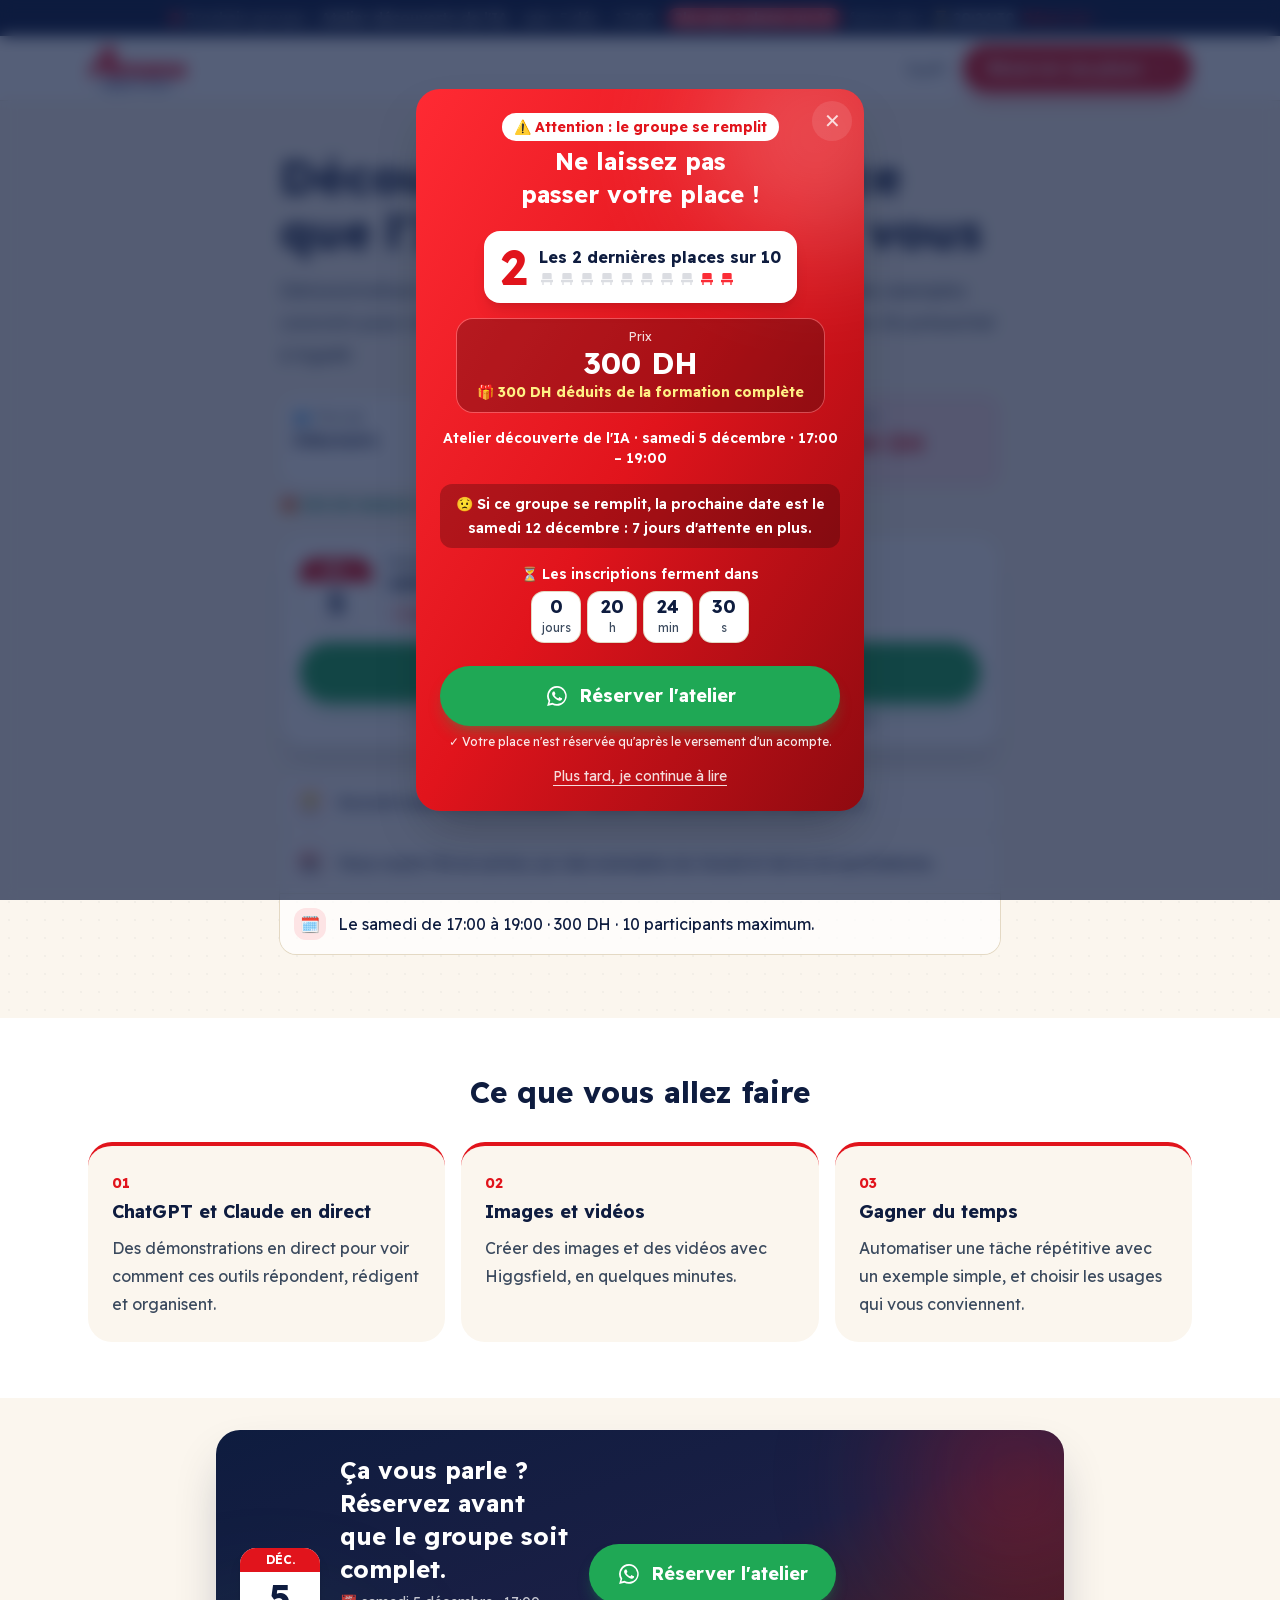
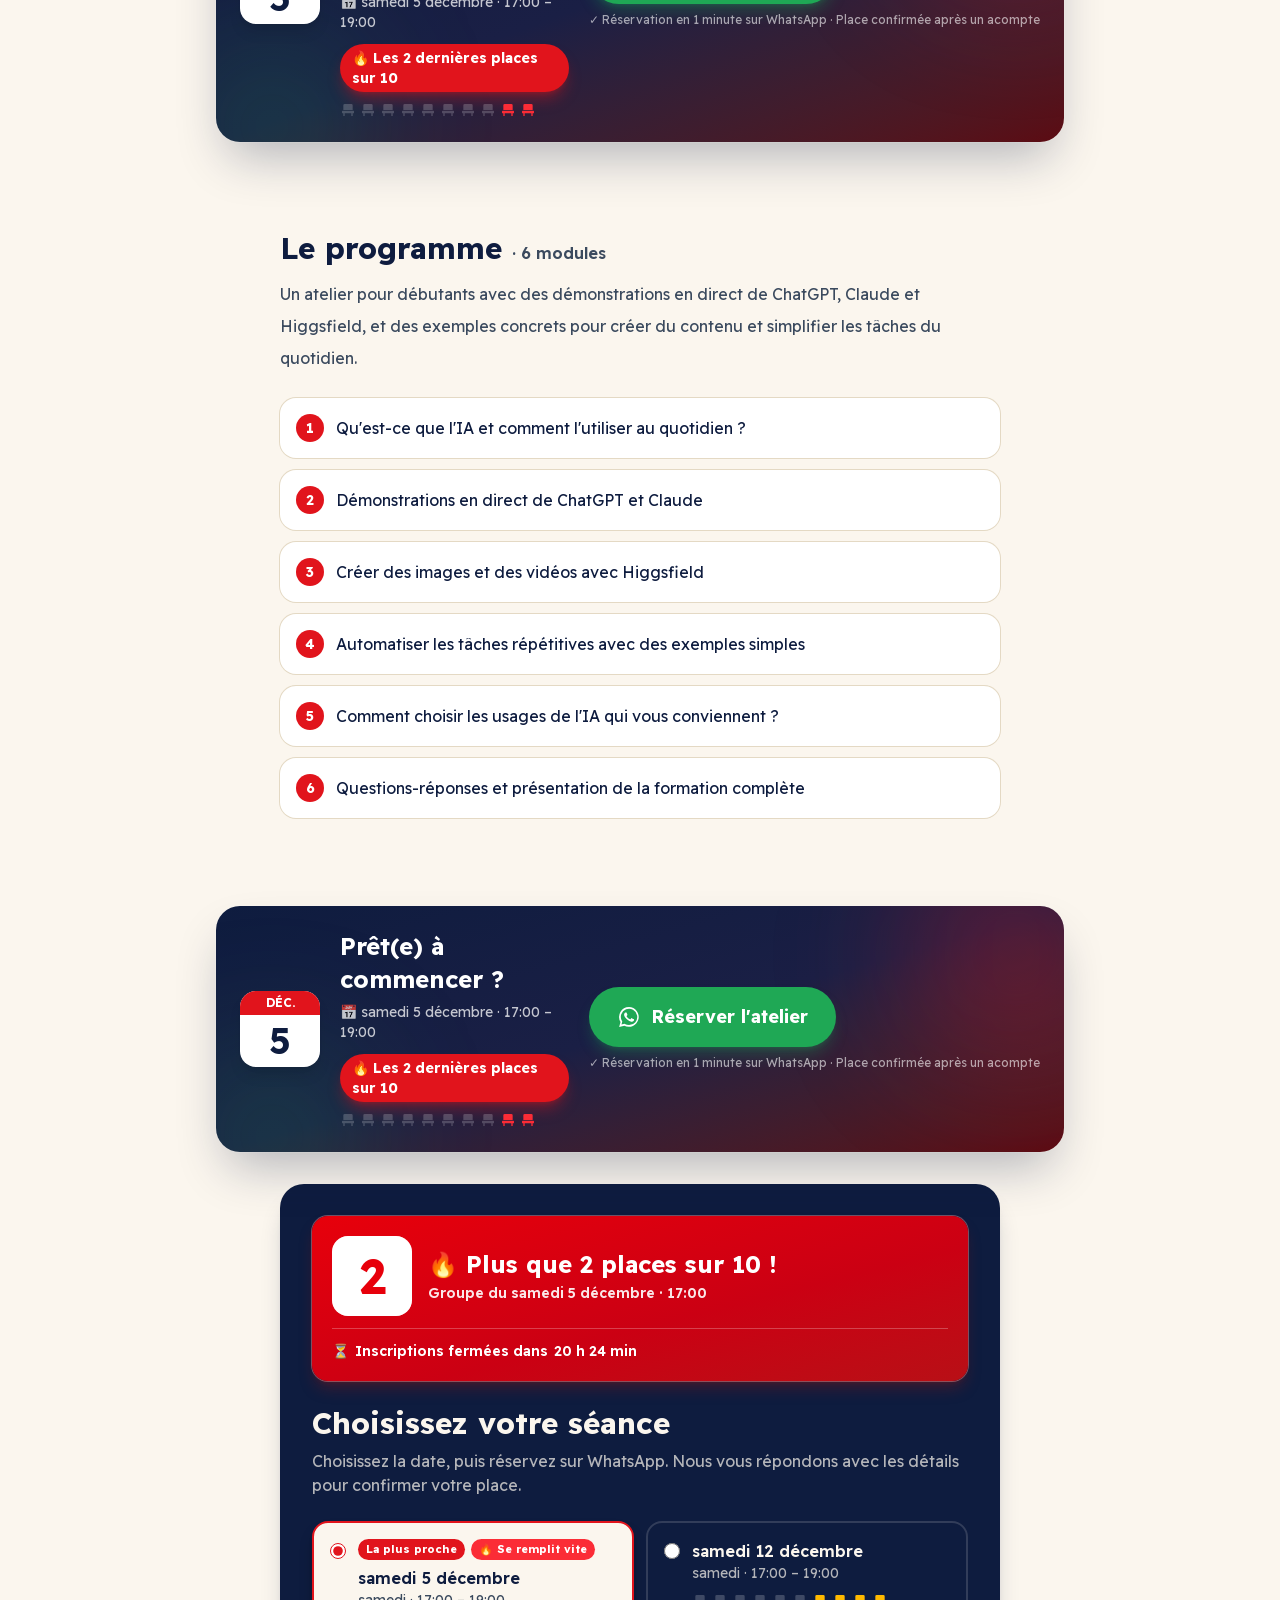
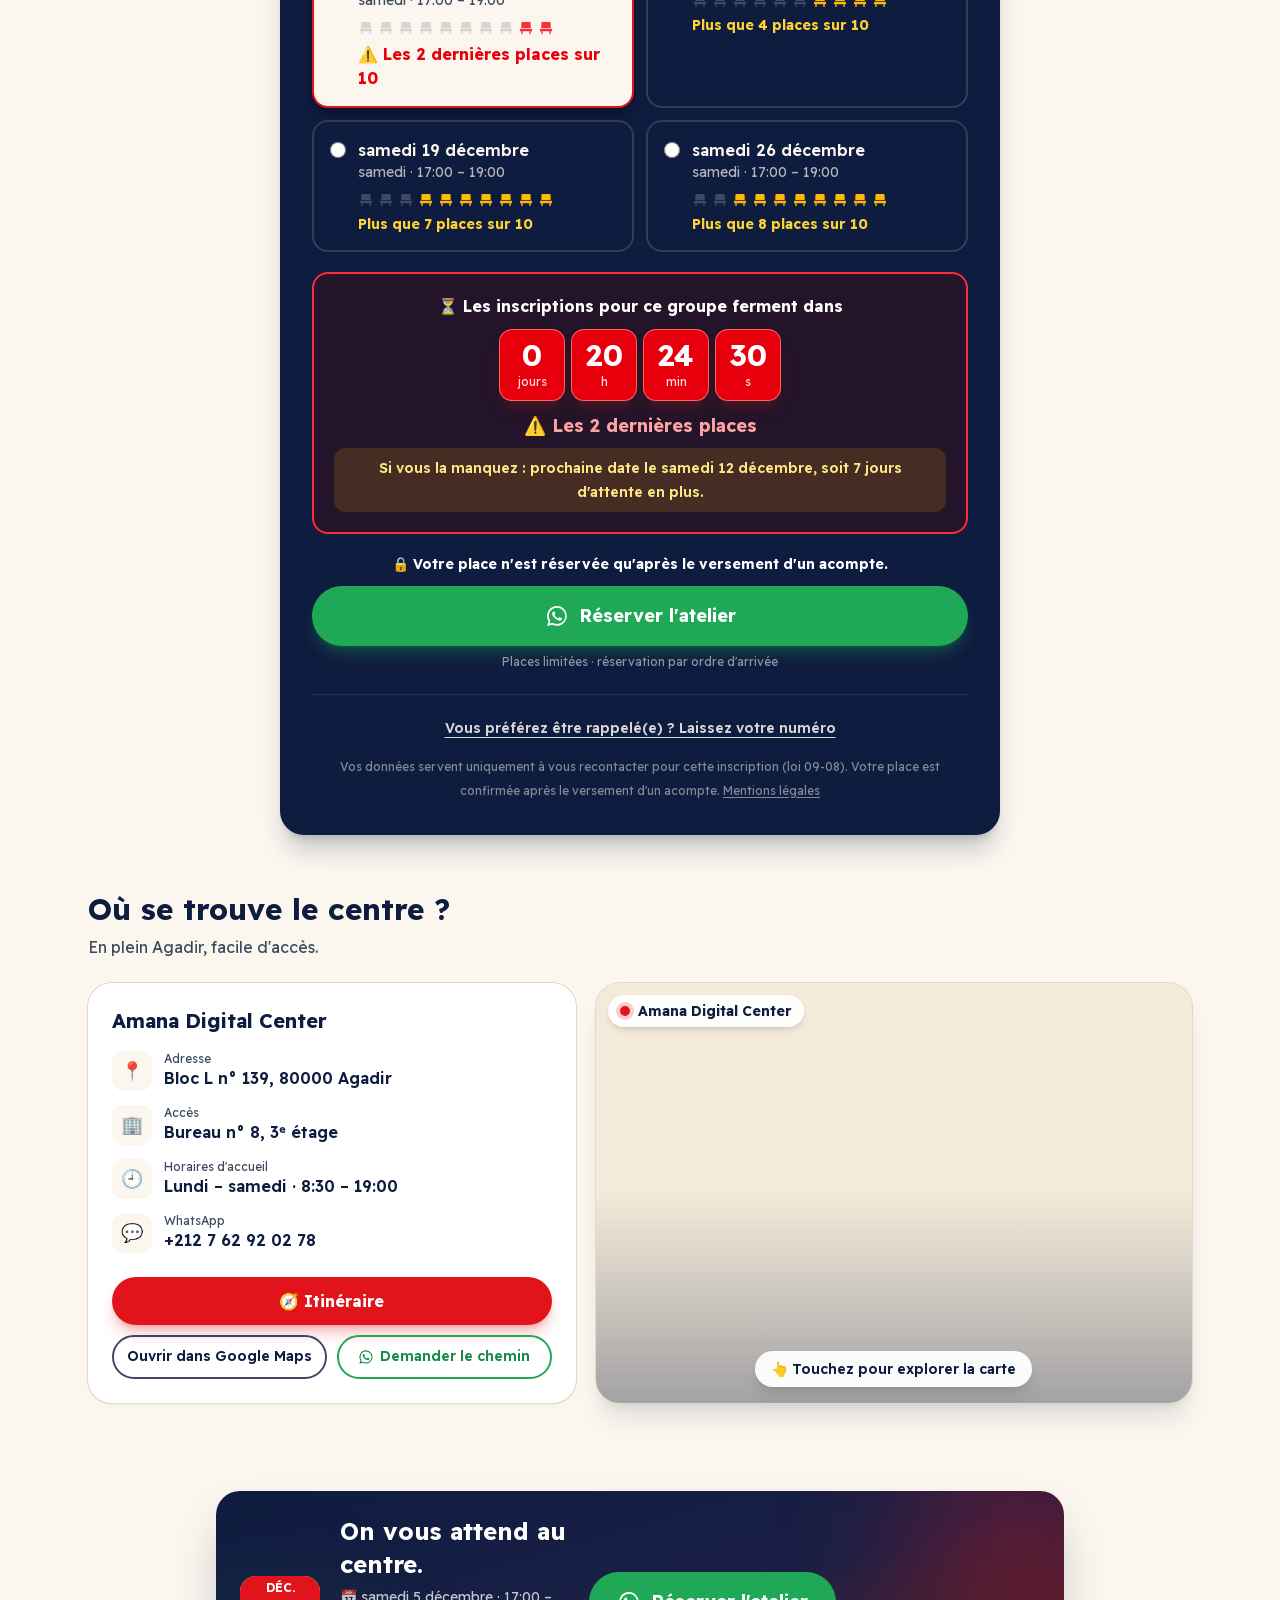
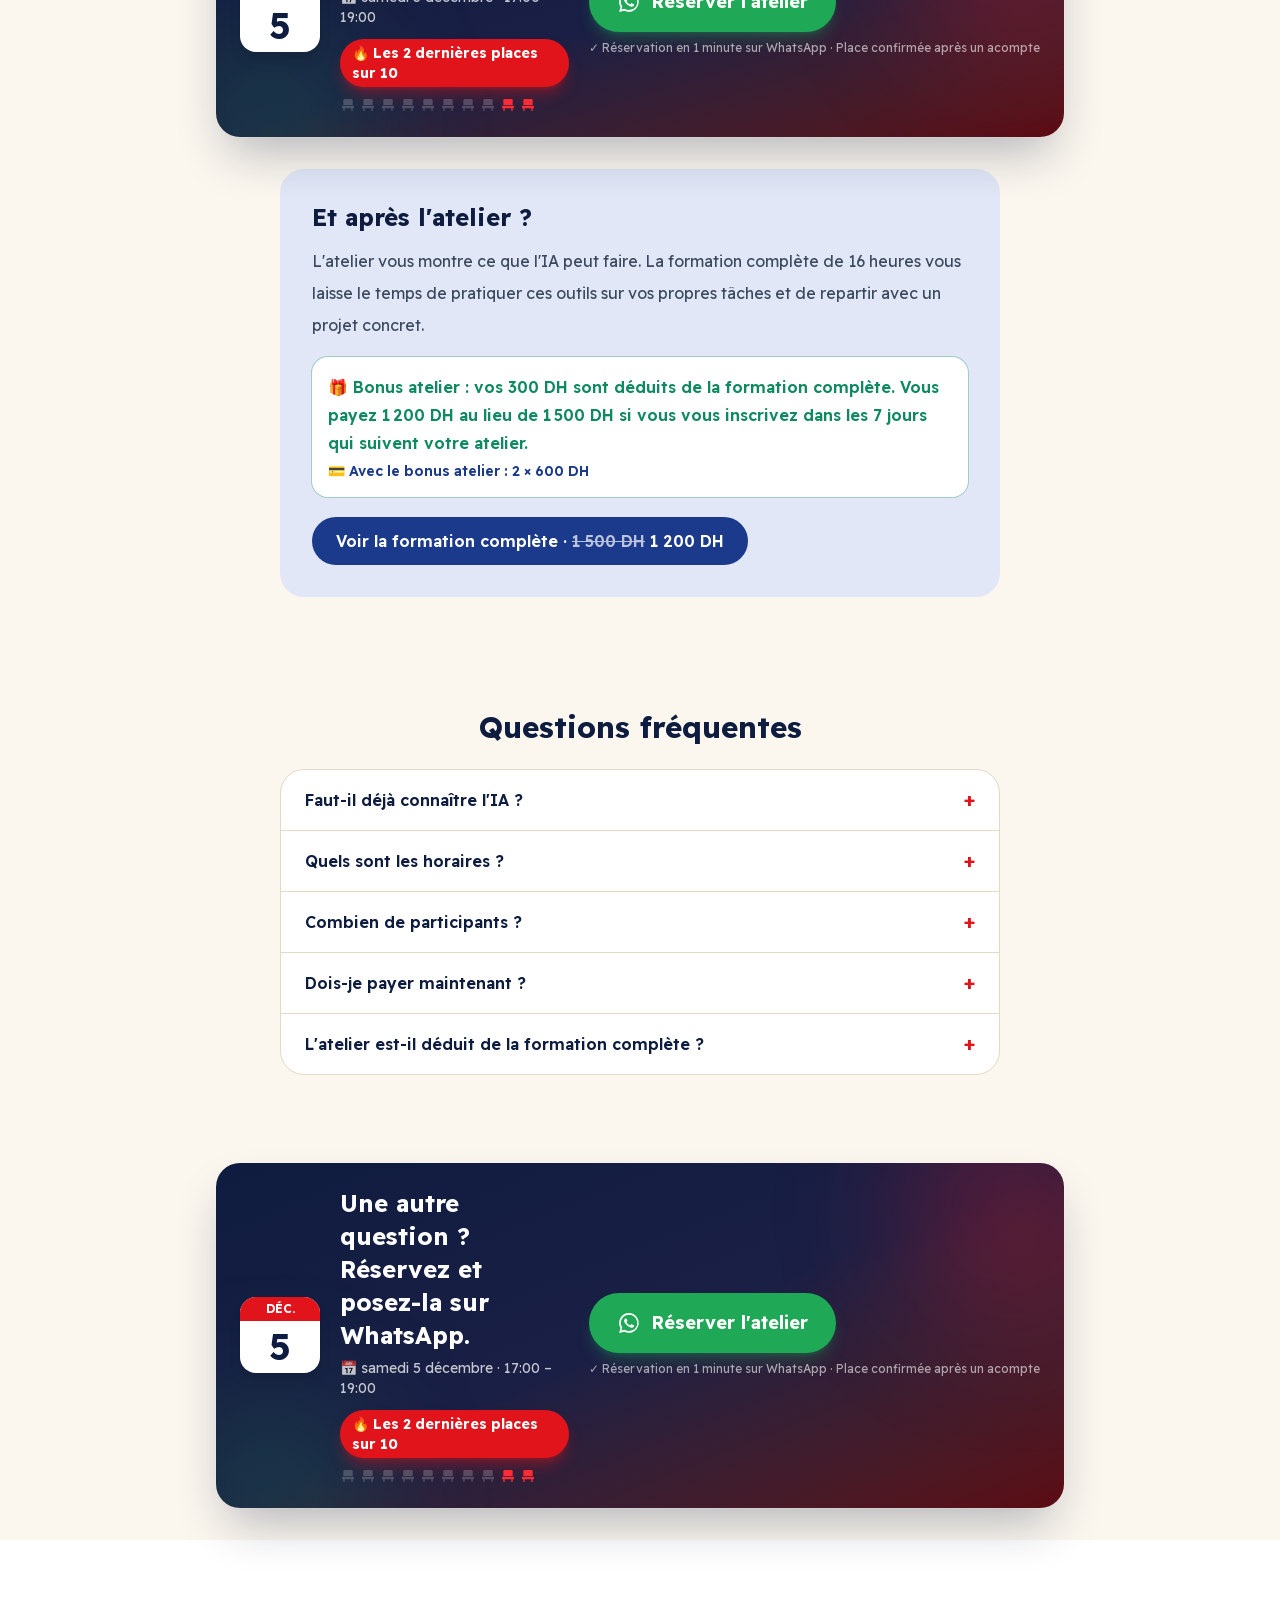
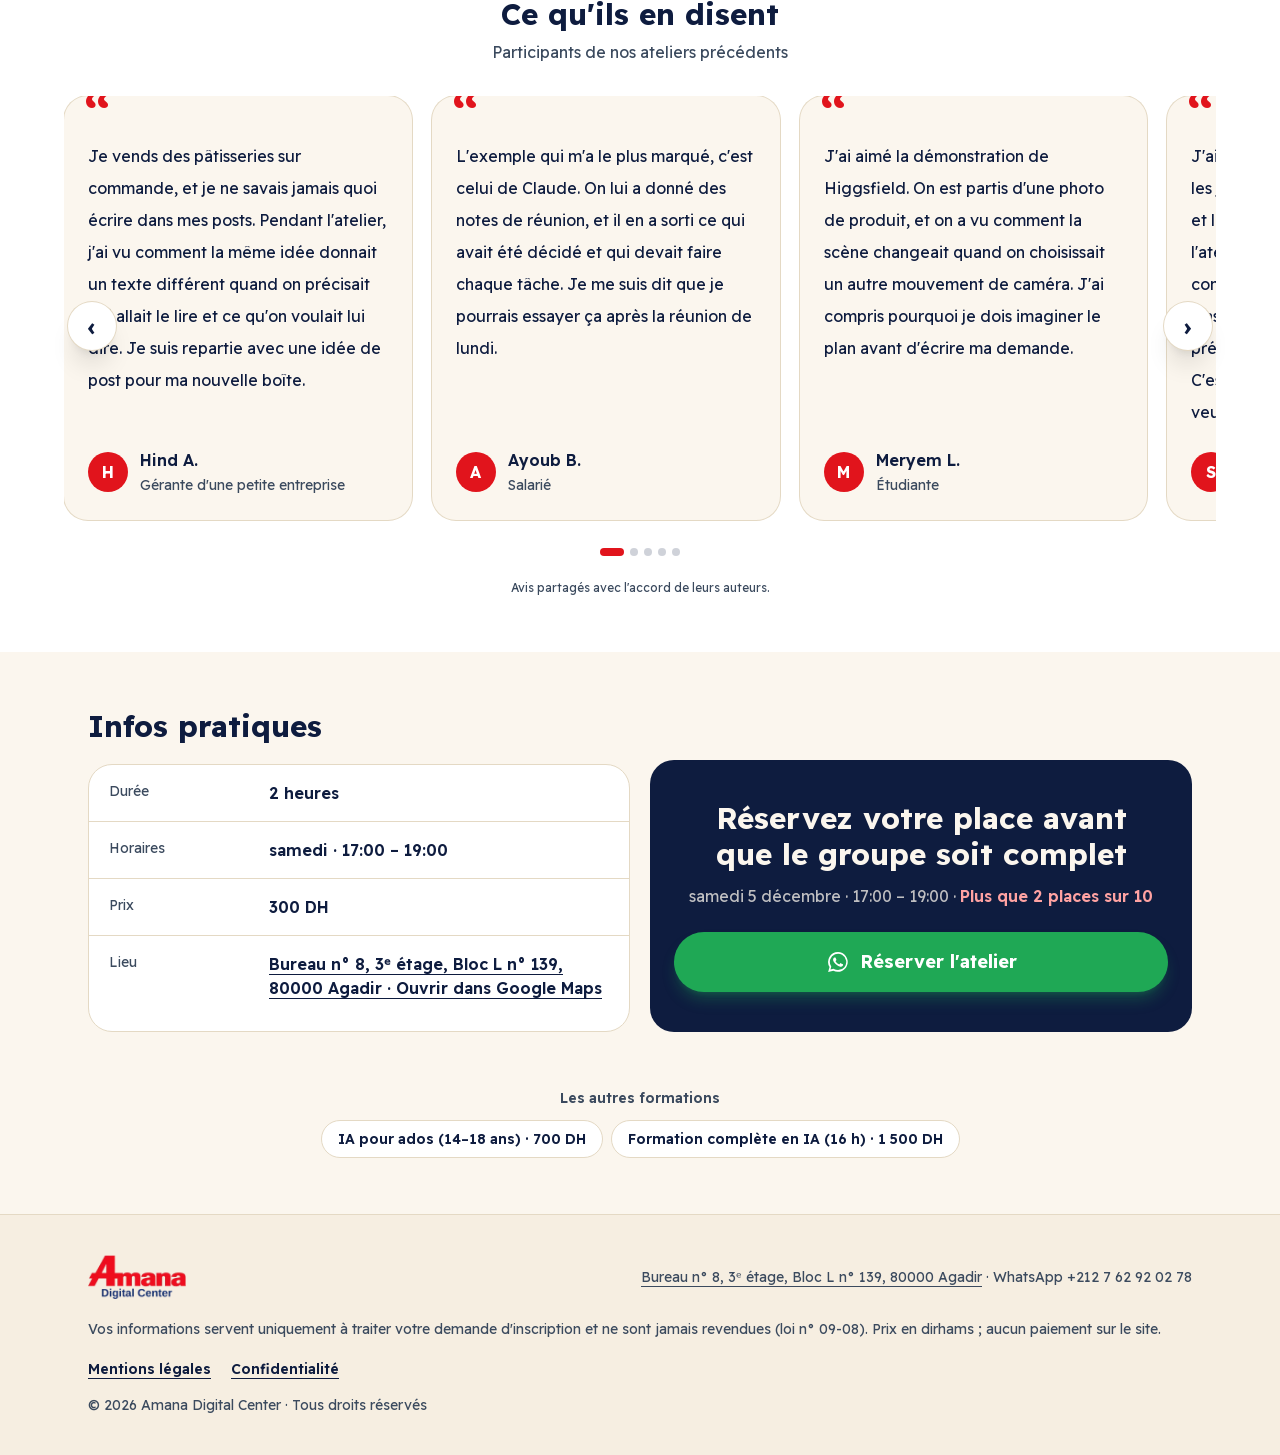
<file: fr/atelier/index.html>
<!DOCTYPE html><!--6xvqWqN4wyJeD01iprwZy--><html lang="fr" dir="ltr" class="__variable_fde2ff"><head><meta charSet="utf-8"/><meta name="viewport" content="width=device-width, initial-scale=1"/><link rel="preload" as="image" href="/images/logo.webp"/><link rel="stylesheet" href="/_next/static/css/e26277f3ff22387f.css" data-precedence="next"/><link rel="preload" as="script" fetchPriority="low" href="/_next/static/chunks/webpack-77b3fde2aa4f811e.js"/><script src="/_next/static/chunks/4bd1b696-c023c6e3521b1417.js" async=""></script><script src="/_next/static/chunks/255-0e5ac6cd71b0e266.js" async=""></script><script src="/_next/static/chunks/main-app-0b44889a16dc16d8.js" async=""></script><script src="/_next/static/chunks/715-25e0f812a141e232.js" async=""></script><script src="/_next/static/chunks/840-3f96a9b5f1add878.js" async=""></script><script src="/_next/static/chunks/565-ce7dba9de871165c.js" async=""></script><script src="/_next/static/chunks/608-59c527c5f470ddcc.js" async=""></script><script src="/_next/static/chunks/912-6f6e0437d111f77a.js" async=""></script><script src="/_next/static/chunks/app/(fr)/fr/%5Boffer%5D/page-adcef4af9b9b9c16.js" async=""></script><meta name="theme-color" content="#0e1c3f"/><title>Atelier découverte de l&#x27;IA · 300 DH · Agadir | Amana Digital Center</title><meta name="description" content="Démonstrations en direct de ChatGPT, Claude et Higgsfield, avec des exemples concrets pour créer du contenu et simplifier vos tâches du quotidien. En présentiel à Agadir."/><meta name="robots" content="index, follow"/><link rel="canonical" href="https://ai.amanadigitalusa.com/fr/atelier/"/><link rel="alternate" hrefLang="fr" href="https://ai.amanadigitalusa.com/fr/atelier/"/><link rel="alternate" hrefLang="ar" href="https://ai.amanadigitalusa.com/atelier/"/><link rel="alternate" hrefLang="x-default" href="https://ai.amanadigitalusa.com/atelier/"/><meta property="og:title" content="Atelier découverte de l&#x27;IA · 300 DH · Agadir | Amana Digital Center"/><meta property="og:description" content="Démonstrations en direct de ChatGPT, Claude et Higgsfield, avec des exemples concrets pour créer du contenu et simplifier vos tâches du quotidien. En présentiel à Agadir."/><meta property="og:url" content="https://ai.amanadigitalusa.com/fr/atelier/"/><meta property="og:site_name" content="Amana Digital Center"/><meta property="og:locale" content="fr_MA"/><meta property="og:image" content="https://ai.amanadigitalusa.com/og/fr-atelier.png"/><meta property="og:image:width" content="1200"/><meta property="og:image:height" content="630"/><meta property="og:image:alt" content="Atelier découverte de l&#x27;IA · 300 DH · Agadir | Amana Digital Center"/><meta property="og:type" content="website"/><meta name="twitter:card" content="summary_large_image"/><meta name="twitter:title" content="Atelier découverte de l&#x27;IA · 300 DH · Agadir | Amana Digital Center"/><meta name="twitter:description" content="Démonstrations en direct de ChatGPT, Claude et Higgsfield, avec des exemples concrets pour créer du contenu et simplifier vos tâches du quotidien. En présentiel à Agadir."/><meta name="twitter:image" content="https://ai.amanadigitalusa.com/og/fr-atelier.png"/><link rel="icon" href="/icon.png?2f074693d754c445" type="image/png" sizes="192x192"/><link rel="apple-touch-icon" href="/apple-icon.png?5735bbc20b63a7ee" type="image/png" sizes="180x180"/><script src="/_next/static/chunks/polyfills-42372ed130431b0a.js" noModule=""></script></head><body class="font-sans"><div hidden=""><!--$--><!--/$--></div><a class="group block bg-ink text-sand transition hover:bg-[#13265a] focus-visible:outline-2 focus-visible:-outline-offset-2 focus-visible:outline-sun" href="/fr/atelier/#reserver"><div class="mx-auto flex max-w-6xl flex-wrap items-center justify-center gap-x-3 gap-y-1 px-4 py-2 text-[13px] leading-5 sm:text-sm"><span class="flex flex-wrap items-center justify-center gap-x-1.5 font-semibold"><span class="relative flex size-2.5" aria-hidden="true"><span class="absolute inline-flex size-full animate-ping rounded-full bg-red-400 opacity-75"></span><span class="relative inline-flex size-2.5 rounded-full bg-red-500"></span></span><span class="hidden text-sand/70 sm:inline">Prochain groupe<!-- --> :</span><span class="whitespace-nowrap">Atelier découverte de l&#x27;IA</span><span class="whitespace-nowrap text-sand/80">· <!-- -->sam. 21 nov.<!-- --> · <!-- -->17:00</span></span><span class="flex flex-wrap items-center justify-center gap-x-2 gap-y-1"><span class="whitespace-nowrap rounded-full bg-red-500 px-2 py-0.5 text-xs font-bold text-white">Plus que 2 places sur 10</span><span class="hidden text-sand/70 sm:inline">ferme dans</span><span class="flex items-center gap-1 whitespace-nowrap font-display font-bold text-white"><span aria-hidden="true">⏳</span><span class="tabular-nums" dir="ltr">--:--:--</span></span><span class="whitespace-nowrap font-bold text-sun transition group-hover:translate-x-0.5 rtl:group-hover:-translate-x-0.5">Réserver<!-- --> <!-- -->→</span></span></div></a><header class="sticky top-0 z-40 border-b border-line/70 bg-white/95 backdrop-blur"><div class="mx-auto flex h-16 max-w-6xl items-center justify-between gap-3 px-4 sm:px-6"><a class="flex items-center" aria-label="Amana Digital Center" href="/fr/"><img src="/images/logo.webp" alt="Amana Digital Center" decoding="async" class="h-11 w-auto " width="823" height="369"/></a><div class="flex items-center gap-2"><a hrefLang="ar" lang="ar" class="rounded-full px-2.5 py-1.5 text-xs font-semibold text-ink-soft underline-offset-4 transition hover:text-ink hover:underline" href="/atelier/">العربية</a><a href="#reserver" class="book-pulse inline-flex min-h-12 items-center gap-2 rounded-full bg-sun px-5 py-3 text-base font-extrabold text-white shadow-lg shadow-sun/40 ring-2 ring-white transition hover:scale-[1.03] hover:bg-[#b80f16] active:scale-95 sm:px-6"><span class="hidden min-[400px]:inline">Réserver ma place</span><span class="min-[400px]:hidden">Réserver</span><span aria-hidden="true" class="text-lg leading-none rtl:-scale-x-100">→</span></a></div></div></header><main><section class="relative overflow-hidden"><div class="grain pointer-events-none absolute inset-0 opacity-60" aria-hidden="true"></div><div class="relative mx-auto grid items-center gap-8 px-4 pb-12 pt-8 sm:px-6 sm:pt-12 lg:gap-12 lg:pb-16 max-w-3xl"><div><h1 class="text-balance font-display text-3xl font-bold leading-tight sm:text-5xl sm:leading-[1.15]">Découvrez en 2 heures ce que l&#x27;IA peut faire pour vous</h1><p class="mt-4 text-lg leading-8 text-ink-soft">Démonstrations en direct de ChatGPT, Claude et Higgsfield, avec des exemples concrets pour créer du contenu et simplifier vos tâches du quotidien. En présentiel à Agadir.</p><dl class="mt-6 grid grid-cols-2 overflow-hidden rounded-2xl bg-white ring-1 ring-line sm:grid-cols-4"><div class="p-3.5 border-e border-line sm:border-e sm:border-line border-b border-line sm:border-b-0"><dt class="flex items-center gap-1.5 text-xs text-ink-soft"><span aria-hidden="true">👥</span>Pour qui</dt><dd class="mt-1 font-semibold leading-snug">Débutants</dd></div><div class="p-3.5  sm:border-e sm:border-line border-b border-line sm:border-b-0"><dt class="flex items-center gap-1.5 text-xs text-ink-soft"><span aria-hidden="true">⏱️</span>Durée</dt><dd class="mt-1 font-semibold leading-snug">2 heures</dd></div><div class="p-3.5 border-e border-line sm:border-e sm:border-line "><dt class="flex items-center gap-1.5 text-xs text-ink-soft"><span aria-hidden="true">📍</span>Lieu</dt><dd class="mt-1 font-semibold leading-snug">Agadir · en présentiel</dd></div><div class="p-3.5 bg-sun-soft"><dt class="flex items-center gap-1.5 text-xs text-ink-soft"><span aria-hidden="true">💰</span>Prix</dt><dd class="mt-0.5 font-display text-2xl font-bold text-sun">300 DH</dd></div></dl><p class="mt-2 flex flex-wrap gap-x-4 gap-y-1 text-sm font-semibold"><span class="text-palm">🎁 <!-- -->300 DH déduits de la formation complète</span></p><div class="rounded-3xl bg-white p-4 shadow-xl shadow-ink/10 ring-1 ring-line sm:p-5 mt-5"><div class="flex items-center gap-4"><div class="w-16 shrink-0 overflow-hidden rounded-2xl text-center ring-1 ring-line sm:w-[4.5rem]"><div class="bg-sun py-1 text-xs font-bold uppercase text-white">nov.</div><div class="py-1.5 font-display text-3xl font-black leading-none text-ink">21</div></div><div class="min-w-0 flex-1"><p class="text-xs font-semibold text-ink-soft">Prochaine séance</p><p class="font-display text-lg font-bold leading-snug">samedi<!-- --> · <span dir="ltr">17:00 – 19:00</span></p><span class="mt-1.5 inline-flex items-center gap-1.5 whitespace-nowrap rounded-full px-2.5 py-0.5 text-sm font-bold bg-red-50 text-red-600 ring-1 ring-red-200"><span class="size-1.5 rounded-full animate-pulse bg-red-500" aria-hidden="true"></span>Les 2 dernières places sur 10</span></div></div><a href="https://wa.me/212762920278?text=Bonjour%20Amana%20Digital%20Center%2C%20je%20souhaite%20r%C3%A9server%20une%20place%20%C3%A0%20l&#x27;atelier%20d%C3%A9couverte%20de%20l&#x27;IA%20(2%20h%2C%20300%20DH).%0AS%C3%A9ance%20souhait%C3%A9e%20%3A%20samedi%2021%20novembre%2C%2017%3A00%20%E2%80%93%2019%3A00" target="_blank" rel="noopener noreferrer" class="inline-flex items-center justify-center gap-2.5 rounded-full bg-[#1fa855] font-bold text-white shadow-lg shadow-[#1fa855]/30 transition hover:bg-[#178a45] focus-visible:outline-2 focus-visible:outline-offset-2 focus-visible:outline-[#1fa855] px-7 py-4 text-lg mt-4 w-full"><svg viewBox="0 0 24 24" fill="currentColor" class="size-6" aria-hidden="true"><path d="M12.04 2a9.9 9.9 0 0 0-8.5 15l-1.4 5.1 5.2-1.37A9.9 9.9 0 1 0 12.04 2Zm0 18.1a8.2 8.2 0 0 1-4.18-1.15l-.3-.18-3.09.81.83-3.01-.2-.31a8.2 8.2 0 1 1 6.94 3.84Zm4.5-6.14c-.25-.12-1.46-.72-1.69-.8-.23-.08-.39-.12-.56.13-.16.24-.64.8-.78.96-.14.17-.29.19-.53.06a6.7 6.7 0 0 1-3.32-2.9c-.25-.43.25-.4.72-1.33.08-.16.04-.3-.02-.43-.06-.12-.56-1.34-.76-1.84-.2-.48-.4-.41-.56-.42h-.47a.9.9 0 0 0-.66.31 2.76 2.76 0 0 0-.86 2.06 4.8 4.8 0 0 0 1 2.55 11 11 0 0 0 4.2 3.7c1.56.68 2.18.73 2.96.62.48-.07 1.46-.6 1.67-1.18.2-.58.2-1.07.14-1.18-.06-.1-.22-.16-.47-.29Z"></path></svg>Réserver l&#x27;atelier</a><p class="mt-2.5 text-center text-xs font-medium text-ink-soft">✓ <!-- -->Réservation en 1 minute sur WhatsApp · Place confirmée après un acompte</p></div><ul class="mt-6 divide-y divide-line overflow-hidden rounded-2xl bg-white/70 ring-1 ring-line"><li class="flex items-start gap-3 p-3.5 leading-7"><span class="grid size-8 shrink-0 place-items-center rounded-xl bg-sun-soft text-sun text-base" aria-hidden="true">💡</span><span class="pt-0.5">Aucune expérience nécessaire : l&#x27;atelier est pensé pour les débutants.</span></li><li class="flex items-start gap-3 p-3.5 leading-7"><span class="grid size-8 shrink-0 place-items-center rounded-xl bg-sun-soft text-sun text-base" aria-hidden="true">📚</span><span class="pt-0.5">Vous voyez l&#x27;IA en action, sur des exemples du travail et de la vie quotidienne.</span></li><li class="flex items-start gap-3 p-3.5 leading-7"><span class="grid size-8 shrink-0 place-items-center rounded-xl bg-sun-soft text-sun text-base" aria-hidden="true">🗓️</span><span class="pt-0.5">Le samedi de 17:00 à 19:00 · 300 DH · 10 participants maximum.</span></li></ul></div></div></section><section class="bg-white py-14" aria-labelledby="examples-title"><div class="mx-auto max-w-6xl px-4 sm:px-6"><h2 id="examples-title" class="text-center font-display text-2xl font-bold sm:text-3xl">Ce que vous allez faire</h2><div class="mt-8 grid gap-4 md:grid-cols-3"><div class="rounded-3xl border-t-4 border-sun bg-sand p-6"><span class="font-display text-sm font-bold text-sun">0<!-- -->1</span><h3 class="mt-1 font-display text-lg font-bold">ChatGPT et Claude en direct</h3><p class="mt-2 leading-7 text-ink-soft">Des démonstrations en direct pour voir comment ces outils répondent, rédigent et organisent.</p></div><div class="rounded-3xl border-t-4 border-sun bg-sand p-6"><span class="font-display text-sm font-bold text-sun">0<!-- -->2</span><h3 class="mt-1 font-display text-lg font-bold">Images et vidéos</h3><p class="mt-2 leading-7 text-ink-soft">Créer des images et des vidéos avec Higgsfield, en quelques minutes.</p></div><div class="rounded-3xl border-t-4 border-sun bg-sand p-6"><span class="font-display text-sm font-bold text-sun">0<!-- -->3</span><h3 class="mt-1 font-display text-lg font-bold">Gagner du temps</h3><p class="mt-2 leading-7 text-ink-soft">Automatiser une tâche répétitive avec un exemple simple, et choisir les usages qui vous conviennent.</p></div></div></div></section><div class="mx-auto max-w-4xl px-4 py-8 sm:px-6"><div class="relative overflow-hidden rounded-3xl bg-gradient-to-br from-ink via-[#1a1f45] to-[#5c0a12] p-5 text-white shadow-2xl shadow-ink/30 ring-1 ring-white/10 sm:p-6"><span class="pointer-events-none absolute -end-16 -top-16 size-56 rounded-full bg-sun/30 blur-3xl" aria-hidden="true"></span><span class="pointer-events-none absolute -bottom-20 -start-10 size-48 rounded-full bg-[#1fa855]/20 blur-3xl" aria-hidden="true"></span><div class="relative flex flex-col gap-5 sm:flex-row sm:items-center"><div class="hidden w-20 shrink-0 overflow-hidden rounded-2xl bg-white text-center shadow-lg sm:block"><div class="bg-sun py-1 text-xs font-bold uppercase">nov.</div><div class="py-2 font-display text-4xl font-black leading-none text-ink">21</div></div><div class="min-w-0 flex-1 text-center sm:text-start"><p class="font-display text-xl font-black leading-snug sm:text-2xl">Ça vous parle ? Réservez avant que le groupe soit complet.</p><p class="mt-1.5 text-sm text-white/75">📅 <!-- -->samedi 21 novembre<!-- --> · <span dir="ltr">17:00 – 19:00</span></p><div class="mt-3 flex flex-wrap items-center justify-center gap-2.5 sm:justify-start"><span class="inline-flex items-center gap-1.5 rounded-full px-3 py-1 text-sm font-bold animate-pulse bg-sun text-white shadow-lg shadow-sun/40">🔥<!-- --> <!-- -->Les 2 dernières places sur 10</span><span class="flex flex-wrap gap-1" aria-hidden="true"><svg viewBox="0 0 24 24" fill="currentColor" class="size-4 text-white/20"><path d="M7 3h10a2 2 0 0 1 2 2v7H5V5a2 2 0 0 1 2-2Zm-3 10h16a1 1 0 0 1 1 1v2a1 1 0 0 1-1 1h-1v4h-2v-4H7v4H5v-4H4a1 1 0 0 1-1-1v-2a1 1 0 0 1 1-1Z"></path></svg><svg viewBox="0 0 24 24" fill="currentColor" class="size-4 text-white/20"><path d="M7 3h10a2 2 0 0 1 2 2v7H5V5a2 2 0 0 1 2-2Zm-3 10h16a1 1 0 0 1 1 1v2a1 1 0 0 1-1 1h-1v4h-2v-4H7v4H5v-4H4a1 1 0 0 1-1-1v-2a1 1 0 0 1 1-1Z"></path></svg><svg viewBox="0 0 24 24" fill="currentColor" class="size-4 text-white/20"><path d="M7 3h10a2 2 0 0 1 2 2v7H5V5a2 2 0 0 1 2-2Zm-3 10h16a1 1 0 0 1 1 1v2a1 1 0 0 1-1 1h-1v4h-2v-4H7v4H5v-4H4a1 1 0 0 1-1-1v-2a1 1 0 0 1 1-1Z"></path></svg><svg viewBox="0 0 24 24" fill="currentColor" class="size-4 text-white/20"><path d="M7 3h10a2 2 0 0 1 2 2v7H5V5a2 2 0 0 1 2-2Zm-3 10h16a1 1 0 0 1 1 1v2a1 1 0 0 1-1 1h-1v4h-2v-4H7v4H5v-4H4a1 1 0 0 1-1-1v-2a1 1 0 0 1 1-1Z"></path></svg><svg viewBox="0 0 24 24" fill="currentColor" class="size-4 text-white/20"><path d="M7 3h10a2 2 0 0 1 2 2v7H5V5a2 2 0 0 1 2-2Zm-3 10h16a1 1 0 0 1 1 1v2a1 1 0 0 1-1 1h-1v4h-2v-4H7v4H5v-4H4a1 1 0 0 1-1-1v-2a1 1 0 0 1 1-1Z"></path></svg><svg viewBox="0 0 24 24" fill="currentColor" class="size-4 text-white/20"><path d="M7 3h10a2 2 0 0 1 2 2v7H5V5a2 2 0 0 1 2-2Zm-3 10h16a1 1 0 0 1 1 1v2a1 1 0 0 1-1 1h-1v4h-2v-4H7v4H5v-4H4a1 1 0 0 1-1-1v-2a1 1 0 0 1 1-1Z"></path></svg><svg viewBox="0 0 24 24" fill="currentColor" class="size-4 text-white/20"><path d="M7 3h10a2 2 0 0 1 2 2v7H5V5a2 2 0 0 1 2-2Zm-3 10h16a1 1 0 0 1 1 1v2a1 1 0 0 1-1 1h-1v4h-2v-4H7v4H5v-4H4a1 1 0 0 1-1-1v-2a1 1 0 0 1 1-1Z"></path></svg><svg viewBox="0 0 24 24" fill="currentColor" class="size-4 text-white/20"><path d="M7 3h10a2 2 0 0 1 2 2v7H5V5a2 2 0 0 1 2-2Zm-3 10h16a1 1 0 0 1 1 1v2a1 1 0 0 1-1 1h-1v4h-2v-4H7v4H5v-4H4a1 1 0 0 1-1-1v-2a1 1 0 0 1 1-1Z"></path></svg><svg viewBox="0 0 24 24" fill="currentColor" class="size-4 text-red-500"><path d="M7 3h10a2 2 0 0 1 2 2v7H5V5a2 2 0 0 1 2-2Zm-3 10h16a1 1 0 0 1 1 1v2a1 1 0 0 1-1 1h-1v4h-2v-4H7v4H5v-4H4a1 1 0 0 1-1-1v-2a1 1 0 0 1 1-1Z"></path></svg><svg viewBox="0 0 24 24" fill="currentColor" class="size-4 text-red-500"><path d="M7 3h10a2 2 0 0 1 2 2v7H5V5a2 2 0 0 1 2-2Zm-3 10h16a1 1 0 0 1 1 1v2a1 1 0 0 1-1 1h-1v4h-2v-4H7v4H5v-4H4a1 1 0 0 1-1-1v-2a1 1 0 0 1 1-1Z"></path></svg></span></div></div><div class="shrink-0"><a href="https://wa.me/212762920278?text=Bonjour%20Amana%20Digital%20Center%2C%20je%20souhaite%20r%C3%A9server%20une%20place%20%C3%A0%20l&#x27;atelier%20d%C3%A9couverte%20de%20l&#x27;IA%20(2%20h%2C%20300%20DH).%0AS%C3%A9ance%20souhait%C3%A9e%20%3A%20samedi%2021%20novembre%2C%2017%3A00%20%E2%80%93%2019%3A00" target="_blank" rel="noopener noreferrer" class="inline-flex items-center justify-center gap-2.5 rounded-full bg-[#1fa855] font-bold text-white shadow-lg shadow-[#1fa855]/30 transition hover:bg-[#178a45] focus-visible:outline-2 focus-visible:outline-offset-2 focus-visible:outline-[#1fa855] px-7 py-4 text-lg pulse-ring w-full sm:w-auto"><svg viewBox="0 0 24 24" fill="currentColor" class="size-6" aria-hidden="true"><path d="M12.04 2a9.9 9.9 0 0 0-8.5 15l-1.4 5.1 5.2-1.37A9.9 9.9 0 1 0 12.04 2Zm0 18.1a8.2 8.2 0 0 1-4.18-1.15l-.3-.18-3.09.81.83-3.01-.2-.31a8.2 8.2 0 1 1 6.94 3.84Zm4.5-6.14c-.25-.12-1.46-.72-1.69-.8-.23-.08-.39-.12-.56.13-.16.24-.64.8-.78.96-.14.17-.29.19-.53.06a6.7 6.7 0 0 1-3.32-2.9c-.25-.43.25-.4.72-1.33.08-.16.04-.3-.02-.43-.06-.12-.56-1.34-.76-1.84-.2-.48-.4-.41-.56-.42h-.47a.9.9 0 0 0-.66.31 2.76 2.76 0 0 0-.86 2.06 4.8 4.8 0 0 0 1 2.55 11 11 0 0 0 4.2 3.7c1.56.68 2.18.73 2.96.62.48-.07 1.46-.6 1.67-1.18.2-.58.2-1.07.14-1.18-.06-.1-.22-.16-.47-.29Z"></path></svg>Réserver l&#x27;atelier</a><p class="mt-2 text-center text-xs text-white/60">✓ <!-- -->Réservation en 1 minute sur WhatsApp · Place confirmée après un acompte</p></div></div></div></div><section class="mx-auto max-w-3xl px-4 py-14 sm:px-6" aria-labelledby="programme-title"><h2 id="programme-title" class="font-display text-2xl font-bold sm:text-3xl">Le programme<!-- --> <span class="text-base font-semibold text-ink-soft">· <!-- -->6<!-- --> <!-- -->modules</span></h2><p class="mt-3 leading-8 text-ink-soft">Un atelier pour débutants avec des démonstrations en direct de ChatGPT, Claude et Higgsfield, et des exemples concrets pour créer du contenu et simplifier les tâches du quotidien.</p><ol class="mt-6 space-y-3"><li class="flex gap-3 rounded-2xl bg-white p-4 leading-7 ring-1 ring-line"><span class="grid size-7 shrink-0 place-items-center rounded-full bg-sun text-sm font-bold text-white">1</span>Qu&#x27;est-ce que l&#x27;IA et comment l&#x27;utiliser au quotidien ?</li><li class="flex gap-3 rounded-2xl bg-white p-4 leading-7 ring-1 ring-line"><span class="grid size-7 shrink-0 place-items-center rounded-full bg-sun text-sm font-bold text-white">2</span>Démonstrations en direct de ChatGPT et Claude</li><li class="flex gap-3 rounded-2xl bg-white p-4 leading-7 ring-1 ring-line"><span class="grid size-7 shrink-0 place-items-center rounded-full bg-sun text-sm font-bold text-white">3</span>Créer des images et des vidéos avec Higgsfield</li><li class="flex gap-3 rounded-2xl bg-white p-4 leading-7 ring-1 ring-line"><span class="grid size-7 shrink-0 place-items-center rounded-full bg-sun text-sm font-bold text-white">4</span>Automatiser les tâches répétitives avec des exemples simples</li><li class="flex gap-3 rounded-2xl bg-white p-4 leading-7 ring-1 ring-line"><span class="grid size-7 shrink-0 place-items-center rounded-full bg-sun text-sm font-bold text-white">5</span>Comment choisir les usages de l&#x27;IA qui vous conviennent ?</li><li class="flex gap-3 rounded-2xl bg-white p-4 leading-7 ring-1 ring-line"><span class="grid size-7 shrink-0 place-items-center rounded-full bg-sun text-sm font-bold text-white">6</span>Questions-réponses et présentation de la formation complète</li></ol></section><div class="mx-auto max-w-4xl px-4 py-8 sm:px-6"><div class="relative overflow-hidden rounded-3xl bg-gradient-to-br from-ink via-[#1a1f45] to-[#5c0a12] p-5 text-white shadow-2xl shadow-ink/30 ring-1 ring-white/10 sm:p-6"><span class="pointer-events-none absolute -end-16 -top-16 size-56 rounded-full bg-sun/30 blur-3xl" aria-hidden="true"></span><span class="pointer-events-none absolute -bottom-20 -start-10 size-48 rounded-full bg-[#1fa855]/20 blur-3xl" aria-hidden="true"></span><div class="relative flex flex-col gap-5 sm:flex-row sm:items-center"><div class="hidden w-20 shrink-0 overflow-hidden rounded-2xl bg-white text-center shadow-lg sm:block"><div class="bg-sun py-1 text-xs font-bold uppercase">nov.</div><div class="py-2 font-display text-4xl font-black leading-none text-ink">21</div></div><div class="min-w-0 flex-1 text-center sm:text-start"><p class="font-display text-xl font-black leading-snug sm:text-2xl">Prêt(e) à commencer ?</p><p class="mt-1.5 text-sm text-white/75">📅 <!-- -->samedi 21 novembre<!-- --> · <span dir="ltr">17:00 – 19:00</span></p><div class="mt-3 flex flex-wrap items-center justify-center gap-2.5 sm:justify-start"><span class="inline-flex items-center gap-1.5 rounded-full px-3 py-1 text-sm font-bold animate-pulse bg-sun text-white shadow-lg shadow-sun/40">🔥<!-- --> <!-- -->Les 2 dernières places sur 10</span><span class="flex flex-wrap gap-1" aria-hidden="true"><svg viewBox="0 0 24 24" fill="currentColor" class="size-4 text-white/20"><path d="M7 3h10a2 2 0 0 1 2 2v7H5V5a2 2 0 0 1 2-2Zm-3 10h16a1 1 0 0 1 1 1v2a1 1 0 0 1-1 1h-1v4h-2v-4H7v4H5v-4H4a1 1 0 0 1-1-1v-2a1 1 0 0 1 1-1Z"></path></svg><svg viewBox="0 0 24 24" fill="currentColor" class="size-4 text-white/20"><path d="M7 3h10a2 2 0 0 1 2 2v7H5V5a2 2 0 0 1 2-2Zm-3 10h16a1 1 0 0 1 1 1v2a1 1 0 0 1-1 1h-1v4h-2v-4H7v4H5v-4H4a1 1 0 0 1-1-1v-2a1 1 0 0 1 1-1Z"></path></svg><svg viewBox="0 0 24 24" fill="currentColor" class="size-4 text-white/20"><path d="M7 3h10a2 2 0 0 1 2 2v7H5V5a2 2 0 0 1 2-2Zm-3 10h16a1 1 0 0 1 1 1v2a1 1 0 0 1-1 1h-1v4h-2v-4H7v4H5v-4H4a1 1 0 0 1-1-1v-2a1 1 0 0 1 1-1Z"></path></svg><svg viewBox="0 0 24 24" fill="currentColor" class="size-4 text-white/20"><path d="M7 3h10a2 2 0 0 1 2 2v7H5V5a2 2 0 0 1 2-2Zm-3 10h16a1 1 0 0 1 1 1v2a1 1 0 0 1-1 1h-1v4h-2v-4H7v4H5v-4H4a1 1 0 0 1-1-1v-2a1 1 0 0 1 1-1Z"></path></svg><svg viewBox="0 0 24 24" fill="currentColor" class="size-4 text-white/20"><path d="M7 3h10a2 2 0 0 1 2 2v7H5V5a2 2 0 0 1 2-2Zm-3 10h16a1 1 0 0 1 1 1v2a1 1 0 0 1-1 1h-1v4h-2v-4H7v4H5v-4H4a1 1 0 0 1-1-1v-2a1 1 0 0 1 1-1Z"></path></svg><svg viewBox="0 0 24 24" fill="currentColor" class="size-4 text-white/20"><path d="M7 3h10a2 2 0 0 1 2 2v7H5V5a2 2 0 0 1 2-2Zm-3 10h16a1 1 0 0 1 1 1v2a1 1 0 0 1-1 1h-1v4h-2v-4H7v4H5v-4H4a1 1 0 0 1-1-1v-2a1 1 0 0 1 1-1Z"></path></svg><svg viewBox="0 0 24 24" fill="currentColor" class="size-4 text-white/20"><path d="M7 3h10a2 2 0 0 1 2 2v7H5V5a2 2 0 0 1 2-2Zm-3 10h16a1 1 0 0 1 1 1v2a1 1 0 0 1-1 1h-1v4h-2v-4H7v4H5v-4H4a1 1 0 0 1-1-1v-2a1 1 0 0 1 1-1Z"></path></svg><svg viewBox="0 0 24 24" fill="currentColor" class="size-4 text-white/20"><path d="M7 3h10a2 2 0 0 1 2 2v7H5V5a2 2 0 0 1 2-2Zm-3 10h16a1 1 0 0 1 1 1v2a1 1 0 0 1-1 1h-1v4h-2v-4H7v4H5v-4H4a1 1 0 0 1-1-1v-2a1 1 0 0 1 1-1Z"></path></svg><svg viewBox="0 0 24 24" fill="currentColor" class="size-4 text-red-500"><path d="M7 3h10a2 2 0 0 1 2 2v7H5V5a2 2 0 0 1 2-2Zm-3 10h16a1 1 0 0 1 1 1v2a1 1 0 0 1-1 1h-1v4h-2v-4H7v4H5v-4H4a1 1 0 0 1-1-1v-2a1 1 0 0 1 1-1Z"></path></svg><svg viewBox="0 0 24 24" fill="currentColor" class="size-4 text-red-500"><path d="M7 3h10a2 2 0 0 1 2 2v7H5V5a2 2 0 0 1 2-2Zm-3 10h16a1 1 0 0 1 1 1v2a1 1 0 0 1-1 1h-1v4h-2v-4H7v4H5v-4H4a1 1 0 0 1-1-1v-2a1 1 0 0 1 1-1Z"></path></svg></span></div></div><div class="shrink-0"><a href="https://wa.me/212762920278?text=Bonjour%20Amana%20Digital%20Center%2C%20je%20souhaite%20r%C3%A9server%20une%20place%20%C3%A0%20l&#x27;atelier%20d%C3%A9couverte%20de%20l&#x27;IA%20(2%20h%2C%20300%20DH).%0AS%C3%A9ance%20souhait%C3%A9e%20%3A%20samedi%2021%20novembre%2C%2017%3A00%20%E2%80%93%2019%3A00" target="_blank" rel="noopener noreferrer" class="inline-flex items-center justify-center gap-2.5 rounded-full bg-[#1fa855] font-bold text-white shadow-lg shadow-[#1fa855]/30 transition hover:bg-[#178a45] focus-visible:outline-2 focus-visible:outline-offset-2 focus-visible:outline-[#1fa855] px-7 py-4 text-lg pulse-ring w-full sm:w-auto"><svg viewBox="0 0 24 24" fill="currentColor" class="size-6" aria-hidden="true"><path d="M12.04 2a9.9 9.9 0 0 0-8.5 15l-1.4 5.1 5.2-1.37A9.9 9.9 0 1 0 12.04 2Zm0 18.1a8.2 8.2 0 0 1-4.18-1.15l-.3-.18-3.09.81.83-3.01-.2-.31a8.2 8.2 0 1 1 6.94 3.84Zm4.5-6.14c-.25-.12-1.46-.72-1.69-.8-.23-.08-.39-.12-.56.13-.16.24-.64.8-.78.96-.14.17-.29.19-.53.06a6.7 6.7 0 0 1-3.32-2.9c-.25-.43.25-.4.72-1.33.08-.16.04-.3-.02-.43-.06-.12-.56-1.34-.76-1.84-.2-.48-.4-.41-.56-.42h-.47a.9.9 0 0 0-.66.31 2.76 2.76 0 0 0-.86 2.06 4.8 4.8 0 0 0 1 2.55 11 11 0 0 0 4.2 3.7c1.56.68 2.18.73 2.96.62.48-.07 1.46-.6 1.67-1.18.2-.58.2-1.07.14-1.18-.06-.1-.22-.16-.47-.29Z"></path></svg>Réserver l&#x27;atelier</a><p class="mt-2 text-center text-xs text-white/60">✓ <!-- -->Réservation en 1 minute sur WhatsApp · Place confirmée après un acompte</p></div></div></div></div><section id="reserver" class="mx-auto max-w-3xl scroll-mt-20 px-4 pb-14 sm:px-6"><div class="rounded-3xl bg-ink p-5 text-sand shadow-xl shadow-ink/20 sm:p-8"><div class="relative mb-6 overflow-hidden rounded-2xl bg-gradient-to-br from-red-600 to-[#b80f16] p-4 text-white shadow-lg shadow-red-900/40 ring-1 ring-red-300/40 sm:p-5"><div class="flex items-center gap-4"><span class="relative grid size-16 shrink-0 place-items-center rounded-2xl bg-white text-red-600 sm:size-20"><span class="absolute inset-0 animate-ping rounded-2xl bg-white/40" aria-hidden="true"></span><span class="relative font-display text-4xl font-black leading-none sm:text-5xl">2</span></span><div class="min-w-0"><p class="font-display text-xl font-black leading-tight sm:text-2xl">🔥 <!-- -->Plus que 2 places sur 10<!-- --> !</p><p class="mt-1 text-sm font-semibold text-white/90">Groupe du<!-- --> <!-- -->samedi 21 novembre<!-- --> · <!-- -->17:00</p></div></div><div class="mt-3 flex flex-wrap items-center gap-x-4 gap-y-1.5 border-t border-white/25 pt-3 text-sm font-semibold"><span class="flex items-center gap-1.5"><span aria-hidden="true">⏳</span>Inscriptions fermées dans<!-- --> <span dir="ltr" class="tabular-nums">2 j 16 h</span></span><span class="rounded-full bg-white/15 px-2.5 py-0.5">✓ <!-- -->Groupe du samedi 28 novembre complet</span></div></div><h2 class="font-display text-2xl font-bold sm:text-3xl">Choisissez votre séance</h2><p class="mt-2 text-sand/70">Choisissez la date, puis réservez sur WhatsApp. Nous vous répondons avec les détails pour confirmer votre place.</p><fieldset class="mt-6"><legend class="sr-only">Choisissez votre séance</legend><div class="grid gap-3 sm:grid-cols-2"><label class="relative flex cursor-pointer items-start gap-3 rounded-2xl border-2 p-4 transition has-[:focus-visible]:outline-2 has-[:focus-visible]:outline-sun border-sun bg-sand text-ink shadow-lg shadow-black/30"><input type="radio" class="mt-1 size-4 accent-sun" name="session" checked="" value="ws-2026-11-21"/><span class="min-w-0 flex-1"><span class="mb-1.5 flex flex-wrap gap-1.5"><span class="rounded-full bg-sun px-2 py-0.5 text-[11px] font-bold text-white">La plus proche</span><span class="rounded-full bg-red-500 px-2 py-0.5 text-[11px] font-bold text-white">🔥 <!-- -->Se remplit vite</span></span><span class="block font-display font-semibold">samedi 21 novembre</span><span class="block text-sm text-ink-soft">samedi · 17:00 – 19:00</span><span class="mt-2.5 block"><span class="flex flex-wrap gap-1" aria-hidden="true"><svg viewBox="0 0 24 24" fill="currentColor" class="size-4 text-ink/15"><path d="M7 3h10a2 2 0 0 1 2 2v7H5V5a2 2 0 0 1 2-2Zm-3 10h16a1 1 0 0 1 1 1v2a1 1 0 0 1-1 1h-1v4h-2v-4H7v4H5v-4H4a1 1 0 0 1-1-1v-2a1 1 0 0 1 1-1Z"></path></svg><svg viewBox="0 0 24 24" fill="currentColor" class="size-4 text-ink/15"><path d="M7 3h10a2 2 0 0 1 2 2v7H5V5a2 2 0 0 1 2-2Zm-3 10h16a1 1 0 0 1 1 1v2a1 1 0 0 1-1 1h-1v4h-2v-4H7v4H5v-4H4a1 1 0 0 1-1-1v-2a1 1 0 0 1 1-1Z"></path></svg><svg viewBox="0 0 24 24" fill="currentColor" class="size-4 text-ink/15"><path d="M7 3h10a2 2 0 0 1 2 2v7H5V5a2 2 0 0 1 2-2Zm-3 10h16a1 1 0 0 1 1 1v2a1 1 0 0 1-1 1h-1v4h-2v-4H7v4H5v-4H4a1 1 0 0 1-1-1v-2a1 1 0 0 1 1-1Z"></path></svg><svg viewBox="0 0 24 24" fill="currentColor" class="size-4 text-ink/15"><path d="M7 3h10a2 2 0 0 1 2 2v7H5V5a2 2 0 0 1 2-2Zm-3 10h16a1 1 0 0 1 1 1v2a1 1 0 0 1-1 1h-1v4h-2v-4H7v4H5v-4H4a1 1 0 0 1-1-1v-2a1 1 0 0 1 1-1Z"></path></svg><svg viewBox="0 0 24 24" fill="currentColor" class="size-4 text-ink/15"><path d="M7 3h10a2 2 0 0 1 2 2v7H5V5a2 2 0 0 1 2-2Zm-3 10h16a1 1 0 0 1 1 1v2a1 1 0 0 1-1 1h-1v4h-2v-4H7v4H5v-4H4a1 1 0 0 1-1-1v-2a1 1 0 0 1 1-1Z"></path></svg><svg viewBox="0 0 24 24" fill="currentColor" class="size-4 text-ink/15"><path d="M7 3h10a2 2 0 0 1 2 2v7H5V5a2 2 0 0 1 2-2Zm-3 10h16a1 1 0 0 1 1 1v2a1 1 0 0 1-1 1h-1v4h-2v-4H7v4H5v-4H4a1 1 0 0 1-1-1v-2a1 1 0 0 1 1-1Z"></path></svg><svg viewBox="0 0 24 24" fill="currentColor" class="size-4 text-ink/15"><path d="M7 3h10a2 2 0 0 1 2 2v7H5V5a2 2 0 0 1 2-2Zm-3 10h16a1 1 0 0 1 1 1v2a1 1 0 0 1-1 1h-1v4h-2v-4H7v4H5v-4H4a1 1 0 0 1-1-1v-2a1 1 0 0 1 1-1Z"></path></svg><svg viewBox="0 0 24 24" fill="currentColor" class="size-4 text-ink/15"><path d="M7 3h10a2 2 0 0 1 2 2v7H5V5a2 2 0 0 1 2-2Zm-3 10h16a1 1 0 0 1 1 1v2a1 1 0 0 1-1 1h-1v4h-2v-4H7v4H5v-4H4a1 1 0 0 1-1-1v-2a1 1 0 0 1 1-1Z"></path></svg><svg viewBox="0 0 24 24" fill="currentColor" class="size-4 text-red-500"><path d="M7 3h10a2 2 0 0 1 2 2v7H5V5a2 2 0 0 1 2-2Zm-3 10h16a1 1 0 0 1 1 1v2a1 1 0 0 1-1 1h-1v4h-2v-4H7v4H5v-4H4a1 1 0 0 1-1-1v-2a1 1 0 0 1 1-1Z"></path></svg><svg viewBox="0 0 24 24" fill="currentColor" class="size-4 text-red-500"><path d="M7 3h10a2 2 0 0 1 2 2v7H5V5a2 2 0 0 1 2-2Zm-3 10h16a1 1 0 0 1 1 1v2a1 1 0 0 1-1 1h-1v4h-2v-4H7v4H5v-4H4a1 1 0 0 1-1-1v-2a1 1 0 0 1 1-1Z"></path></svg></span></span><span class="mt-1.5 block font-bold text-base text-red-600">⚠️ Les 2 dernières places sur 10</span></span></label><div class="relative overflow-hidden rounded-2xl border-2 border-dashed border-red-400/30 bg-white/[0.03] p-4" aria-label="samedi 28 novembre · Complet"><span class="absolute end-3 top-3 -rotate-6 rounded-md border-2 border-red-400 px-2 py-0.5 font-display text-sm font-bold uppercase tracking-wide text-red-300">Complet</span><span class="block font-display font-semibold text-sand/50 line-through">samedi 28 novembre</span><span class="block text-sm text-sand/40">samedi · 17:00 – 19:00</span><span class="mt-2 block text-xs font-semibold text-red-300/80">Ce groupe s&#x27;est rempli</span></div><label class="relative flex cursor-pointer items-start gap-3 rounded-2xl border-2 p-4 transition has-[:focus-visible]:outline-2 has-[:focus-visible]:outline-sun border-red-400/40 hover:border-red-400/70"><input type="radio" class="mt-1 size-4 accent-sun" name="session" value="ws-2026-12-05"/><span class="min-w-0 flex-1"><span class="mb-1.5 flex flex-wrap gap-1.5"><span class="rounded-full bg-red-500 px-2 py-0.5 text-[11px] font-bold text-white">🔥 <!-- -->Se remplit vite</span></span><span class="block font-display font-semibold">samedi 5 décembre</span><span class="block text-sm text-sand/70">samedi · 17:00 – 19:00</span><span class="mt-2.5 block"><span class="flex flex-wrap gap-1" aria-hidden="true"><svg viewBox="0 0 24 24" fill="currentColor" class="size-4 text-white/20"><path d="M7 3h10a2 2 0 0 1 2 2v7H5V5a2 2 0 0 1 2-2Zm-3 10h16a1 1 0 0 1 1 1v2a1 1 0 0 1-1 1h-1v4h-2v-4H7v4H5v-4H4a1 1 0 0 1-1-1v-2a1 1 0 0 1 1-1Z"></path></svg><svg viewBox="0 0 24 24" fill="currentColor" class="size-4 text-white/20"><path d="M7 3h10a2 2 0 0 1 2 2v7H5V5a2 2 0 0 1 2-2Zm-3 10h16a1 1 0 0 1 1 1v2a1 1 0 0 1-1 1h-1v4h-2v-4H7v4H5v-4H4a1 1 0 0 1-1-1v-2a1 1 0 0 1 1-1Z"></path></svg><svg viewBox="0 0 24 24" fill="currentColor" class="size-4 text-white/20"><path d="M7 3h10a2 2 0 0 1 2 2v7H5V5a2 2 0 0 1 2-2Zm-3 10h16a1 1 0 0 1 1 1v2a1 1 0 0 1-1 1h-1v4h-2v-4H7v4H5v-4H4a1 1 0 0 1-1-1v-2a1 1 0 0 1 1-1Z"></path></svg><svg viewBox="0 0 24 24" fill="currentColor" class="size-4 text-white/20"><path d="M7 3h10a2 2 0 0 1 2 2v7H5V5a2 2 0 0 1 2-2Zm-3 10h16a1 1 0 0 1 1 1v2a1 1 0 0 1-1 1h-1v4h-2v-4H7v4H5v-4H4a1 1 0 0 1-1-1v-2a1 1 0 0 1 1-1Z"></path></svg><svg viewBox="0 0 24 24" fill="currentColor" class="size-4 text-white/20"><path d="M7 3h10a2 2 0 0 1 2 2v7H5V5a2 2 0 0 1 2-2Zm-3 10h16a1 1 0 0 1 1 1v2a1 1 0 0 1-1 1h-1v4h-2v-4H7v4H5v-4H4a1 1 0 0 1-1-1v-2a1 1 0 0 1 1-1Z"></path></svg><svg viewBox="0 0 24 24" fill="currentColor" class="size-4 text-white/20"><path d="M7 3h10a2 2 0 0 1 2 2v7H5V5a2 2 0 0 1 2-2Zm-3 10h16a1 1 0 0 1 1 1v2a1 1 0 0 1-1 1h-1v4h-2v-4H7v4H5v-4H4a1 1 0 0 1-1-1v-2a1 1 0 0 1 1-1Z"></path></svg><svg viewBox="0 0 24 24" fill="currentColor" class="size-4 text-white/20"><path d="M7 3h10a2 2 0 0 1 2 2v7H5V5a2 2 0 0 1 2-2Zm-3 10h16a1 1 0 0 1 1 1v2a1 1 0 0 1-1 1h-1v4h-2v-4H7v4H5v-4H4a1 1 0 0 1-1-1v-2a1 1 0 0 1 1-1Z"></path></svg><svg viewBox="0 0 24 24" fill="currentColor" class="size-4 text-white/20"><path d="M7 3h10a2 2 0 0 1 2 2v7H5V5a2 2 0 0 1 2-2Zm-3 10h16a1 1 0 0 1 1 1v2a1 1 0 0 1-1 1h-1v4h-2v-4H7v4H5v-4H4a1 1 0 0 1-1-1v-2a1 1 0 0 1 1-1Z"></path></svg><svg viewBox="0 0 24 24" fill="currentColor" class="size-4 text-red-500"><path d="M7 3h10a2 2 0 0 1 2 2v7H5V5a2 2 0 0 1 2-2Zm-3 10h16a1 1 0 0 1 1 1v2a1 1 0 0 1-1 1h-1v4h-2v-4H7v4H5v-4H4a1 1 0 0 1-1-1v-2a1 1 0 0 1 1-1Z"></path></svg><svg viewBox="0 0 24 24" fill="currentColor" class="size-4 text-red-500"><path d="M7 3h10a2 2 0 0 1 2 2v7H5V5a2 2 0 0 1 2-2Zm-3 10h16a1 1 0 0 1 1 1v2a1 1 0 0 1-1 1h-1v4h-2v-4H7v4H5v-4H4a1 1 0 0 1-1-1v-2a1 1 0 0 1 1-1Z"></path></svg></span></span><span class="mt-1.5 block font-bold text-base text-red-300">⚠️ Les 2 dernières places sur 10</span></span></label><label class="relative flex cursor-pointer items-start gap-3 rounded-2xl border-2 p-4 transition has-[:focus-visible]:outline-2 has-[:focus-visible]:outline-sun border-sand/15 hover:border-sand/40"><input type="radio" class="mt-1 size-4 accent-sun" name="session" value="ws-2026-12-12"/><span class="min-w-0 flex-1"><span class="block font-display font-semibold">samedi 12 décembre</span><span class="block text-sm text-sand/70">samedi · 17:00 – 19:00</span><span class="mt-2.5 block"><span class="flex flex-wrap gap-1" aria-hidden="true"><svg viewBox="0 0 24 24" fill="currentColor" class="size-4 text-white/20"><path d="M7 3h10a2 2 0 0 1 2 2v7H5V5a2 2 0 0 1 2-2Zm-3 10h16a1 1 0 0 1 1 1v2a1 1 0 0 1-1 1h-1v4h-2v-4H7v4H5v-4H4a1 1 0 0 1-1-1v-2a1 1 0 0 1 1-1Z"></path></svg><svg viewBox="0 0 24 24" fill="currentColor" class="size-4 text-white/20"><path d="M7 3h10a2 2 0 0 1 2 2v7H5V5a2 2 0 0 1 2-2Zm-3 10h16a1 1 0 0 1 1 1v2a1 1 0 0 1-1 1h-1v4h-2v-4H7v4H5v-4H4a1 1 0 0 1-1-1v-2a1 1 0 0 1 1-1Z"></path></svg><svg viewBox="0 0 24 24" fill="currentColor" class="size-4 text-white/20"><path d="M7 3h10a2 2 0 0 1 2 2v7H5V5a2 2 0 0 1 2-2Zm-3 10h16a1 1 0 0 1 1 1v2a1 1 0 0 1-1 1h-1v4h-2v-4H7v4H5v-4H4a1 1 0 0 1-1-1v-2a1 1 0 0 1 1-1Z"></path></svg><svg viewBox="0 0 24 24" fill="currentColor" class="size-4 text-white/20"><path d="M7 3h10a2 2 0 0 1 2 2v7H5V5a2 2 0 0 1 2-2Zm-3 10h16a1 1 0 0 1 1 1v2a1 1 0 0 1-1 1h-1v4h-2v-4H7v4H5v-4H4a1 1 0 0 1-1-1v-2a1 1 0 0 1 1-1Z"></path></svg><svg viewBox="0 0 24 24" fill="currentColor" class="size-4 text-white/20"><path d="M7 3h10a2 2 0 0 1 2 2v7H5V5a2 2 0 0 1 2-2Zm-3 10h16a1 1 0 0 1 1 1v2a1 1 0 0 1-1 1h-1v4h-2v-4H7v4H5v-4H4a1 1 0 0 1-1-1v-2a1 1 0 0 1 1-1Z"></path></svg><svg viewBox="0 0 24 24" fill="currentColor" class="size-4 text-white/20"><path d="M7 3h10a2 2 0 0 1 2 2v7H5V5a2 2 0 0 1 2-2Zm-3 10h16a1 1 0 0 1 1 1v2a1 1 0 0 1-1 1h-1v4h-2v-4H7v4H5v-4H4a1 1 0 0 1-1-1v-2a1 1 0 0 1 1-1Z"></path></svg><svg viewBox="0 0 24 24" fill="currentColor" class="size-4 text-amber-400"><path d="M7 3h10a2 2 0 0 1 2 2v7H5V5a2 2 0 0 1 2-2Zm-3 10h16a1 1 0 0 1 1 1v2a1 1 0 0 1-1 1h-1v4h-2v-4H7v4H5v-4H4a1 1 0 0 1-1-1v-2a1 1 0 0 1 1-1Z"></path></svg><svg viewBox="0 0 24 24" fill="currentColor" class="size-4 text-amber-400"><path d="M7 3h10a2 2 0 0 1 2 2v7H5V5a2 2 0 0 1 2-2Zm-3 10h16a1 1 0 0 1 1 1v2a1 1 0 0 1-1 1h-1v4h-2v-4H7v4H5v-4H4a1 1 0 0 1-1-1v-2a1 1 0 0 1 1-1Z"></path></svg><svg viewBox="0 0 24 24" fill="currentColor" class="size-4 text-amber-400"><path d="M7 3h10a2 2 0 0 1 2 2v7H5V5a2 2 0 0 1 2-2Zm-3 10h16a1 1 0 0 1 1 1v2a1 1 0 0 1-1 1h-1v4h-2v-4H7v4H5v-4H4a1 1 0 0 1-1-1v-2a1 1 0 0 1 1-1Z"></path></svg><svg viewBox="0 0 24 24" fill="currentColor" class="size-4 text-amber-400"><path d="M7 3h10a2 2 0 0 1 2 2v7H5V5a2 2 0 0 1 2-2Zm-3 10h16a1 1 0 0 1 1 1v2a1 1 0 0 1-1 1h-1v4h-2v-4H7v4H5v-4H4a1 1 0 0 1-1-1v-2a1 1 0 0 1 1-1Z"></path></svg></span></span><span class="mt-1.5 block font-bold text-sm text-amber-300">Plus que 4 places sur 10</span></span></label><label class="relative flex cursor-pointer items-start gap-3 rounded-2xl border-2 p-4 transition has-[:focus-visible]:outline-2 has-[:focus-visible]:outline-sun border-sand/15 hover:border-sand/40"><input type="radio" class="mt-1 size-4 accent-sun" name="session" value="ws-2026-12-19"/><span class="min-w-0 flex-1"><span class="block font-display font-semibold">samedi 19 décembre</span><span class="block text-sm text-sand/70">samedi · 17:00 – 19:00</span><span class="mt-2.5 block"><span class="flex flex-wrap gap-1" aria-hidden="true"><svg viewBox="0 0 24 24" fill="currentColor" class="size-4 text-white/20"><path d="M7 3h10a2 2 0 0 1 2 2v7H5V5a2 2 0 0 1 2-2Zm-3 10h16a1 1 0 0 1 1 1v2a1 1 0 0 1-1 1h-1v4h-2v-4H7v4H5v-4H4a1 1 0 0 1-1-1v-2a1 1 0 0 1 1-1Z"></path></svg><svg viewBox="0 0 24 24" fill="currentColor" class="size-4 text-white/20"><path d="M7 3h10a2 2 0 0 1 2 2v7H5V5a2 2 0 0 1 2-2Zm-3 10h16a1 1 0 0 1 1 1v2a1 1 0 0 1-1 1h-1v4h-2v-4H7v4H5v-4H4a1 1 0 0 1-1-1v-2a1 1 0 0 1 1-1Z"></path></svg><svg viewBox="0 0 24 24" fill="currentColor" class="size-4 text-white/20"><path d="M7 3h10a2 2 0 0 1 2 2v7H5V5a2 2 0 0 1 2-2Zm-3 10h16a1 1 0 0 1 1 1v2a1 1 0 0 1-1 1h-1v4h-2v-4H7v4H5v-4H4a1 1 0 0 1-1-1v-2a1 1 0 0 1 1-1Z"></path></svg><svg viewBox="0 0 24 24" fill="currentColor" class="size-4 text-amber-400"><path d="M7 3h10a2 2 0 0 1 2 2v7H5V5a2 2 0 0 1 2-2Zm-3 10h16a1 1 0 0 1 1 1v2a1 1 0 0 1-1 1h-1v4h-2v-4H7v4H5v-4H4a1 1 0 0 1-1-1v-2a1 1 0 0 1 1-1Z"></path></svg><svg viewBox="0 0 24 24" fill="currentColor" class="size-4 text-amber-400"><path d="M7 3h10a2 2 0 0 1 2 2v7H5V5a2 2 0 0 1 2-2Zm-3 10h16a1 1 0 0 1 1 1v2a1 1 0 0 1-1 1h-1v4h-2v-4H7v4H5v-4H4a1 1 0 0 1-1-1v-2a1 1 0 0 1 1-1Z"></path></svg><svg viewBox="0 0 24 24" fill="currentColor" class="size-4 text-amber-400"><path d="M7 3h10a2 2 0 0 1 2 2v7H5V5a2 2 0 0 1 2-2Zm-3 10h16a1 1 0 0 1 1 1v2a1 1 0 0 1-1 1h-1v4h-2v-4H7v4H5v-4H4a1 1 0 0 1-1-1v-2a1 1 0 0 1 1-1Z"></path></svg><svg viewBox="0 0 24 24" fill="currentColor" class="size-4 text-amber-400"><path d="M7 3h10a2 2 0 0 1 2 2v7H5V5a2 2 0 0 1 2-2Zm-3 10h16a1 1 0 0 1 1 1v2a1 1 0 0 1-1 1h-1v4h-2v-4H7v4H5v-4H4a1 1 0 0 1-1-1v-2a1 1 0 0 1 1-1Z"></path></svg><svg viewBox="0 0 24 24" fill="currentColor" class="size-4 text-amber-400"><path d="M7 3h10a2 2 0 0 1 2 2v7H5V5a2 2 0 0 1 2-2Zm-3 10h16a1 1 0 0 1 1 1v2a1 1 0 0 1-1 1h-1v4h-2v-4H7v4H5v-4H4a1 1 0 0 1-1-1v-2a1 1 0 0 1 1-1Z"></path></svg><svg viewBox="0 0 24 24" fill="currentColor" class="size-4 text-amber-400"><path d="M7 3h10a2 2 0 0 1 2 2v7H5V5a2 2 0 0 1 2-2Zm-3 10h16a1 1 0 0 1 1 1v2a1 1 0 0 1-1 1h-1v4h-2v-4H7v4H5v-4H4a1 1 0 0 1-1-1v-2a1 1 0 0 1 1-1Z"></path></svg><svg viewBox="0 0 24 24" fill="currentColor" class="size-4 text-amber-400"><path d="M7 3h10a2 2 0 0 1 2 2v7H5V5a2 2 0 0 1 2-2Zm-3 10h16a1 1 0 0 1 1 1v2a1 1 0 0 1-1 1h-1v4h-2v-4H7v4H5v-4H4a1 1 0 0 1-1-1v-2a1 1 0 0 1 1-1Z"></path></svg></span></span><span class="mt-1.5 block font-bold text-sm text-amber-300">Plus que 7 places sur 10</span></span></label><label class="relative flex cursor-pointer items-start gap-3 rounded-2xl border-2 p-4 transition has-[:focus-visible]:outline-2 has-[:focus-visible]:outline-sun border-sand/15 hover:border-sand/40"><input type="radio" class="mt-1 size-4 accent-sun" name="session" value="ws-2026-12-26"/><span class="min-w-0 flex-1"><span class="block font-display font-semibold">samedi 26 décembre</span><span class="block text-sm text-sand/70">samedi · 17:00 – 19:00</span><span class="mt-2.5 block"><span class="flex flex-wrap gap-1" aria-hidden="true"><svg viewBox="0 0 24 24" fill="currentColor" class="size-4 text-white/20"><path d="M7 3h10a2 2 0 0 1 2 2v7H5V5a2 2 0 0 1 2-2Zm-3 10h16a1 1 0 0 1 1 1v2a1 1 0 0 1-1 1h-1v4h-2v-4H7v4H5v-4H4a1 1 0 0 1-1-1v-2a1 1 0 0 1 1-1Z"></path></svg><svg viewBox="0 0 24 24" fill="currentColor" class="size-4 text-white/20"><path d="M7 3h10a2 2 0 0 1 2 2v7H5V5a2 2 0 0 1 2-2Zm-3 10h16a1 1 0 0 1 1 1v2a1 1 0 0 1-1 1h-1v4h-2v-4H7v4H5v-4H4a1 1 0 0 1-1-1v-2a1 1 0 0 1 1-1Z"></path></svg><svg viewBox="0 0 24 24" fill="currentColor" class="size-4 text-amber-400"><path d="M7 3h10a2 2 0 0 1 2 2v7H5V5a2 2 0 0 1 2-2Zm-3 10h16a1 1 0 0 1 1 1v2a1 1 0 0 1-1 1h-1v4h-2v-4H7v4H5v-4H4a1 1 0 0 1-1-1v-2a1 1 0 0 1 1-1Z"></path></svg><svg viewBox="0 0 24 24" fill="currentColor" class="size-4 text-amber-400"><path d="M7 3h10a2 2 0 0 1 2 2v7H5V5a2 2 0 0 1 2-2Zm-3 10h16a1 1 0 0 1 1 1v2a1 1 0 0 1-1 1h-1v4h-2v-4H7v4H5v-4H4a1 1 0 0 1-1-1v-2a1 1 0 0 1 1-1Z"></path></svg><svg viewBox="0 0 24 24" fill="currentColor" class="size-4 text-amber-400"><path d="M7 3h10a2 2 0 0 1 2 2v7H5V5a2 2 0 0 1 2-2Zm-3 10h16a1 1 0 0 1 1 1v2a1 1 0 0 1-1 1h-1v4h-2v-4H7v4H5v-4H4a1 1 0 0 1-1-1v-2a1 1 0 0 1 1-1Z"></path></svg><svg viewBox="0 0 24 24" fill="currentColor" class="size-4 text-amber-400"><path d="M7 3h10a2 2 0 0 1 2 2v7H5V5a2 2 0 0 1 2-2Zm-3 10h16a1 1 0 0 1 1 1v2a1 1 0 0 1-1 1h-1v4h-2v-4H7v4H5v-4H4a1 1 0 0 1-1-1v-2a1 1 0 0 1 1-1Z"></path></svg><svg viewBox="0 0 24 24" fill="currentColor" class="size-4 text-amber-400"><path d="M7 3h10a2 2 0 0 1 2 2v7H5V5a2 2 0 0 1 2-2Zm-3 10h16a1 1 0 0 1 1 1v2a1 1 0 0 1-1 1h-1v4h-2v-4H7v4H5v-4H4a1 1 0 0 1-1-1v-2a1 1 0 0 1 1-1Z"></path></svg><svg viewBox="0 0 24 24" fill="currentColor" class="size-4 text-amber-400"><path d="M7 3h10a2 2 0 0 1 2 2v7H5V5a2 2 0 0 1 2-2Zm-3 10h16a1 1 0 0 1 1 1v2a1 1 0 0 1-1 1h-1v4h-2v-4H7v4H5v-4H4a1 1 0 0 1-1-1v-2a1 1 0 0 1 1-1Z"></path></svg><svg viewBox="0 0 24 24" fill="currentColor" class="size-4 text-amber-400"><path d="M7 3h10a2 2 0 0 1 2 2v7H5V5a2 2 0 0 1 2-2Zm-3 10h16a1 1 0 0 1 1 1v2a1 1 0 0 1-1 1h-1v4h-2v-4H7v4H5v-4H4a1 1 0 0 1-1-1v-2a1 1 0 0 1 1-1Z"></path></svg><svg viewBox="0 0 24 24" fill="currentColor" class="size-4 text-amber-400"><path d="M7 3h10a2 2 0 0 1 2 2v7H5V5a2 2 0 0 1 2-2Zm-3 10h16a1 1 0 0 1 1 1v2a1 1 0 0 1-1 1h-1v4h-2v-4H7v4H5v-4H4a1 1 0 0 1-1-1v-2a1 1 0 0 1 1-1Z"></path></svg></span></span><span class="mt-1.5 block font-bold text-sm text-amber-300">Plus que 8 places sur 10</span></span></label></div></fieldset><div class="mt-5 rounded-2xl border-2 border-red-500 bg-red-950/40 p-4 text-center sm:p-5"><p class="font-display font-bold text-white">⏳ <!-- -->Les inscriptions pour ce groupe ferment dans</p><div class="mt-3"><div class="flex justify-center gap-2" role="timer" aria-live="off"><div class="rounded-xl text-center bg-red-600 text-white ring-1 ring-red-400 shadow-lg shadow-red-900/40 min-w-16 px-3 py-2.5 "><span class="block font-display font-bold tabular-nums leading-none text-2xl sm:text-3xl" dir="ltr">--</span><span class="mt-1 block text-xs text-red-100">jours</span></div><div class="rounded-xl text-center bg-red-600 text-white ring-1 ring-red-400 shadow-lg shadow-red-900/40 min-w-16 px-3 py-2.5 "><span class="block font-display font-bold tabular-nums leading-none text-2xl sm:text-3xl" dir="ltr">--</span><span class="mt-1 block text-xs text-red-100">h</span></div><div class="rounded-xl text-center bg-red-600 text-white ring-1 ring-red-400 shadow-lg shadow-red-900/40 min-w-16 px-3 py-2.5 "><span class="block font-display font-bold tabular-nums leading-none text-2xl sm:text-3xl" dir="ltr">--</span><span class="mt-1 block text-xs text-red-100">min</span></div><div class="rounded-xl text-center bg-red-600 text-white ring-1 ring-red-400 shadow-lg shadow-red-900/40 min-w-16 px-3 py-2.5 animate-pulse"><span class="block font-display font-bold tabular-nums leading-none text-2xl sm:text-3xl" dir="ltr">--</span><span class="mt-1 block text-xs text-red-100">s</span></div></div></div><p class="mt-3 font-display text-lg font-black text-red-300">⚠️ <!-- -->Les 2 dernières places</p><p class="mt-2 rounded-xl bg-amber-400/15 px-3 py-2 text-sm font-semibold leading-6 text-amber-200">Si vous la manquez : prochaine date le samedi 5 décembre, soit 14 jours d&#x27;attente en plus.</p></div><p class="mt-5 text-center text-sm font-bold text-white">🔒 <!-- -->Votre place n&#x27;est réservée qu&#x27;après le versement d&#x27;un acompte.</p><a href="https://wa.me/212762920278?text=Bonjour%20Amana%20Digital%20Center%2C%20je%20souhaite%20r%C3%A9server%20une%20place%20%C3%A0%20l&#x27;atelier%20d%C3%A9couverte%20de%20l&#x27;IA%20(2%20h%2C%20300%20DH).%0AS%C3%A9ance%20souhait%C3%A9e%20%3A%20samedi%2021%20novembre%2C%2017%3A00%20%E2%80%93%2019%3A00" target="_blank" rel="noopener noreferrer" class="inline-flex items-center justify-center gap-2.5 rounded-full bg-[#1fa855] font-bold text-white shadow-lg shadow-[#1fa855]/30 transition hover:bg-[#178a45] focus-visible:outline-2 focus-visible:outline-offset-2 focus-visible:outline-[#1fa855] px-7 py-4 text-lg pulse-ring mt-3 w-full"><svg viewBox="0 0 24 24" fill="currentColor" class="size-6" aria-hidden="true"><path d="M12.04 2a9.9 9.9 0 0 0-8.5 15l-1.4 5.1 5.2-1.37A9.9 9.9 0 1 0 12.04 2Zm0 18.1a8.2 8.2 0 0 1-4.18-1.15l-.3-.18-3.09.81.83-3.01-.2-.31a8.2 8.2 0 1 1 6.94 3.84Zm4.5-6.14c-.25-.12-1.46-.72-1.69-.8-.23-.08-.39-.12-.56.13-.16.24-.64.8-.78.96-.14.17-.29.19-.53.06a6.7 6.7 0 0 1-3.32-2.9c-.25-.43.25-.4.72-1.33.08-.16.04-.3-.02-.43-.06-.12-.56-1.34-.76-1.84-.2-.48-.4-.41-.56-.42h-.47a.9.9 0 0 0-.66.31 2.76 2.76 0 0 0-.86 2.06 4.8 4.8 0 0 0 1 2.55 11 11 0 0 0 4.2 3.7c1.56.68 2.18.73 2.96.62.48-.07 1.46-.6 1.67-1.18.2-.58.2-1.07.14-1.18-.06-.1-.22-.16-.47-.29Z"></path></svg>Réserver l&#x27;atelier</a><p class="mt-2 text-center text-xs text-sand/55">Places limitées · réservation par ordre d&#x27;arrivée</p><div class="mt-6 border-t border-white/10 pt-5"><button type="button" class="w-full text-center text-sm font-semibold text-sand/85 underline underline-offset-4 hover:text-white">Vous préférez être rappelé(e) ? Laissez votre numéro</button><p class="mt-4 text-center text-xs leading-6 text-sand/50">Vos données servent uniquement à vous recontacter pour cette inscription (loi 09-08). Votre place est confirmée après le versement d&#x27;un acompte.<!-- --> <a class="underline underline-offset-2" href="/fr/mentions-legales/#donnees">Mentions légales</a></p></div></div></section><section class="mx-auto max-w-6xl px-4 pb-14 sm:px-6" aria-labelledby="map-title"><div class="text-center lg:text-start"><h2 id="map-title" class="font-display text-2xl font-bold sm:text-3xl">Où se trouve le centre ?</h2><p class="mt-2 text-ink-soft">En plein Agadir, facile d&#x27;accès.</p></div><div class="mt-6 grid gap-5 lg:grid-cols-[0.9fr_1.1fr]"><div class="flex flex-col rounded-3xl bg-white p-5 shadow-sm ring-1 ring-line sm:p-6"><p class="font-display text-xl font-bold">Amana Digital Center</p><dl class="mt-4 grid grid-cols-2 gap-x-4 gap-y-4 lg:grid-cols-1 lg:gap-y-3.5"><div class="flex min-w-0 flex-col items-start gap-2 sm:flex-row sm:gap-3"><span class="grid size-10 shrink-0 place-items-center rounded-xl bg-sand text-lg" aria-hidden="true">📍</span><div class="min-w-0"><dt class="text-xs text-ink-soft">Adresse</dt><dd class="break-words text-sm font-semibold leading-snug sm:text-base">Bloc L n° 139, 80000 Agadir</dd></div></div><div class="flex min-w-0 flex-col items-start gap-2 sm:flex-row sm:gap-3"><span class="grid size-10 shrink-0 place-items-center rounded-xl bg-sand text-lg" aria-hidden="true">🏢</span><div class="min-w-0"><dt class="text-xs text-ink-soft">Accès</dt><dd class="break-words text-sm font-semibold leading-snug sm:text-base">Bureau n° 8, 3ᵉ étage</dd></div></div><div class="flex min-w-0 flex-col items-start gap-2 sm:flex-row sm:gap-3"><span class="grid size-10 shrink-0 place-items-center rounded-xl bg-sand text-lg" aria-hidden="true">🕘</span><div class="min-w-0"><dt class="text-xs text-ink-soft">Horaires d&#x27;accueil</dt><dd class="break-words text-sm font-semibold leading-snug sm:text-base">Lundi – samedi<!-- --> · <span dir="ltr">8:30 – 19:00</span></dd></div></div><div class="flex min-w-0 flex-col items-start gap-2 sm:flex-row sm:gap-3"><span class="grid size-10 shrink-0 place-items-center rounded-xl bg-sand text-lg" aria-hidden="true">💬</span><div class="min-w-0"><dt class="text-xs text-ink-soft">WhatsApp</dt><dd class="break-words text-sm font-semibold leading-snug sm:text-base" dir="ltr">+212 7 62 92 02 78</dd></div></div></dl><div class="mt-6 grid gap-2.5 sm:mt-auto sm:pt-6"><a href="https://www.google.com/maps/dir/?api=1&amp;destination=30.3933365,-9.5436816" target="_blank" rel="noopener noreferrer" class="flex min-h-12 items-center justify-center gap-2 rounded-full bg-sun px-5 py-3 font-bold text-white shadow-lg shadow-sun/30 transition hover:bg-[#b80f16]">🧭 <!-- -->Itinéraire</a><div class="grid grid-cols-2 gap-2.5"><a href="https://www.google.com/maps/place/Amana+Digital+Studio/@30.3933365,-9.5436816,17z/data=!4m6!3m5!1s0xdb3c9e8570608f3:0xf12da359aaa9b23f!8m2!3d30.3933365!4d-9.5436816" target="_blank" rel="noopener noreferrer" class="flex min-h-11 items-center justify-center rounded-full border-2 border-ink/80 px-3 py-2 text-center text-sm font-semibold leading-tight transition hover:bg-ink hover:text-sand">Ouvrir dans Google Maps</a><a href="https://wa.me/212762920278?text=Bonjour%20Amana%20Digital%20Center%2C%20pouvez-vous%20m&#x27;indiquer%20comment%20venir%20au%20centre%20%3F" target="_blank" rel="noopener noreferrer" class="flex min-h-11 items-center justify-center gap-1.5 rounded-full border-2 border-[#1fa855] px-3 py-2 text-center text-sm font-semibold leading-tight text-[#178a45] transition hover:bg-[#1fa855] hover:text-white"><svg viewBox="0 0 24 24" fill="currentColor" class="size-4 shrink-0" aria-hidden="true"><path d="M12.04 2a9.9 9.9 0 0 0-8.5 15l-1.4 5.1 5.2-1.37A9.9 9.9 0 1 0 12.04 2Zm0 18.1a8.2 8.2 0 0 1-4.18-1.15l-.3-.18-3.09.81.83-3.01-.2-.31a8.2 8.2 0 1 1 6.94 3.84Zm4.5-6.14c-.25-.12-1.46-.72-1.69-.8-.23-.08-.39-.12-.56.13-.16.24-.64.8-.78.96-.14.17-.29.19-.53.06a6.7 6.7 0 0 1-3.32-2.9c-.25-.43.25-.4.72-1.33.08-.16.04-.3-.02-.43-.06-.12-.56-1.34-.76-1.84-.2-.48-.4-.41-.56-.42h-.47a.9.9 0 0 0-.66.31 2.76 2.76 0 0 0-.86 2.06 4.8 4.8 0 0 0 1 2.55 11 11 0 0 0 4.2 3.7c1.56.68 2.18.73 2.96.62.48-.07 1.46-.6 1.67-1.18.2-.58.2-1.07.14-1.18-.06-.1-.22-.16-.47-.29Z"></path></svg>Demander le chemin</a></div></div></div><div class="relative h-full min-h-72 overflow-hidden rounded-3xl bg-sand-2 shadow-xl shadow-ink/10 ring-1 ring-line sm:min-h-80"><iframe src="https://maps.google.com/maps?q=30.3933365,-9.5436816&amp;z=17&amp;hl=fr&amp;output=embed" title="Amana Digital Center · Google Maps" class="absolute inset-0 size-full pointer-events-none" loading="lazy" referrerPolicy="no-referrer-when-downgrade"></iframe><button type="button" class="absolute inset-0 flex items-end justify-center bg-gradient-to-t from-ink/35 via-transparent to-transparent p-4" aria-label="Touchez pour explorer la carte"><span class="rounded-full bg-white/95 px-4 py-2 text-sm font-semibold text-ink shadow-lg">👆 <!-- -->Touchez pour explorer la carte</span></button><span class="pointer-events-none absolute start-3 top-3 flex items-center gap-2 rounded-full bg-white/95 px-3 py-1.5 text-sm font-bold text-ink shadow-md"><span class="size-2.5 rounded-full bg-sun ring-4 ring-sun/20" aria-hidden="true"></span>Amana Digital Center</span></div></div></section><div class="mx-auto max-w-4xl px-4 py-8 sm:px-6"><div class="relative overflow-hidden rounded-3xl bg-gradient-to-br from-ink via-[#1a1f45] to-[#5c0a12] p-5 text-white shadow-2xl shadow-ink/30 ring-1 ring-white/10 sm:p-6"><span class="pointer-events-none absolute -end-16 -top-16 size-56 rounded-full bg-sun/30 blur-3xl" aria-hidden="true"></span><span class="pointer-events-none absolute -bottom-20 -start-10 size-48 rounded-full bg-[#1fa855]/20 blur-3xl" aria-hidden="true"></span><div class="relative flex flex-col gap-5 sm:flex-row sm:items-center"><div class="hidden w-20 shrink-0 overflow-hidden rounded-2xl bg-white text-center shadow-lg sm:block"><div class="bg-sun py-1 text-xs font-bold uppercase">nov.</div><div class="py-2 font-display text-4xl font-black leading-none text-ink">21</div></div><div class="min-w-0 flex-1 text-center sm:text-start"><p class="font-display text-xl font-black leading-snug sm:text-2xl">On vous attend au centre.</p><p class="mt-1.5 text-sm text-white/75">📅 <!-- -->samedi 21 novembre<!-- --> · <span dir="ltr">17:00 – 19:00</span></p><div class="mt-3 flex flex-wrap items-center justify-center gap-2.5 sm:justify-start"><span class="inline-flex items-center gap-1.5 rounded-full px-3 py-1 text-sm font-bold animate-pulse bg-sun text-white shadow-lg shadow-sun/40">🔥<!-- --> <!-- -->Les 2 dernières places sur 10</span><span class="flex flex-wrap gap-1" aria-hidden="true"><svg viewBox="0 0 24 24" fill="currentColor" class="size-4 text-white/20"><path d="M7 3h10a2 2 0 0 1 2 2v7H5V5a2 2 0 0 1 2-2Zm-3 10h16a1 1 0 0 1 1 1v2a1 1 0 0 1-1 1h-1v4h-2v-4H7v4H5v-4H4a1 1 0 0 1-1-1v-2a1 1 0 0 1 1-1Z"></path></svg><svg viewBox="0 0 24 24" fill="currentColor" class="size-4 text-white/20"><path d="M7 3h10a2 2 0 0 1 2 2v7H5V5a2 2 0 0 1 2-2Zm-3 10h16a1 1 0 0 1 1 1v2a1 1 0 0 1-1 1h-1v4h-2v-4H7v4H5v-4H4a1 1 0 0 1-1-1v-2a1 1 0 0 1 1-1Z"></path></svg><svg viewBox="0 0 24 24" fill="currentColor" class="size-4 text-white/20"><path d="M7 3h10a2 2 0 0 1 2 2v7H5V5a2 2 0 0 1 2-2Zm-3 10h16a1 1 0 0 1 1 1v2a1 1 0 0 1-1 1h-1v4h-2v-4H7v4H5v-4H4a1 1 0 0 1-1-1v-2a1 1 0 0 1 1-1Z"></path></svg><svg viewBox="0 0 24 24" fill="currentColor" class="size-4 text-white/20"><path d="M7 3h10a2 2 0 0 1 2 2v7H5V5a2 2 0 0 1 2-2Zm-3 10h16a1 1 0 0 1 1 1v2a1 1 0 0 1-1 1h-1v4h-2v-4H7v4H5v-4H4a1 1 0 0 1-1-1v-2a1 1 0 0 1 1-1Z"></path></svg><svg viewBox="0 0 24 24" fill="currentColor" class="size-4 text-white/20"><path d="M7 3h10a2 2 0 0 1 2 2v7H5V5a2 2 0 0 1 2-2Zm-3 10h16a1 1 0 0 1 1 1v2a1 1 0 0 1-1 1h-1v4h-2v-4H7v4H5v-4H4a1 1 0 0 1-1-1v-2a1 1 0 0 1 1-1Z"></path></svg><svg viewBox="0 0 24 24" fill="currentColor" class="size-4 text-white/20"><path d="M7 3h10a2 2 0 0 1 2 2v7H5V5a2 2 0 0 1 2-2Zm-3 10h16a1 1 0 0 1 1 1v2a1 1 0 0 1-1 1h-1v4h-2v-4H7v4H5v-4H4a1 1 0 0 1-1-1v-2a1 1 0 0 1 1-1Z"></path></svg><svg viewBox="0 0 24 24" fill="currentColor" class="size-4 text-white/20"><path d="M7 3h10a2 2 0 0 1 2 2v7H5V5a2 2 0 0 1 2-2Zm-3 10h16a1 1 0 0 1 1 1v2a1 1 0 0 1-1 1h-1v4h-2v-4H7v4H5v-4H4a1 1 0 0 1-1-1v-2a1 1 0 0 1 1-1Z"></path></svg><svg viewBox="0 0 24 24" fill="currentColor" class="size-4 text-white/20"><path d="M7 3h10a2 2 0 0 1 2 2v7H5V5a2 2 0 0 1 2-2Zm-3 10h16a1 1 0 0 1 1 1v2a1 1 0 0 1-1 1h-1v4h-2v-4H7v4H5v-4H4a1 1 0 0 1-1-1v-2a1 1 0 0 1 1-1Z"></path></svg><svg viewBox="0 0 24 24" fill="currentColor" class="size-4 text-red-500"><path d="M7 3h10a2 2 0 0 1 2 2v7H5V5a2 2 0 0 1 2-2Zm-3 10h16a1 1 0 0 1 1 1v2a1 1 0 0 1-1 1h-1v4h-2v-4H7v4H5v-4H4a1 1 0 0 1-1-1v-2a1 1 0 0 1 1-1Z"></path></svg><svg viewBox="0 0 24 24" fill="currentColor" class="size-4 text-red-500"><path d="M7 3h10a2 2 0 0 1 2 2v7H5V5a2 2 0 0 1 2-2Zm-3 10h16a1 1 0 0 1 1 1v2a1 1 0 0 1-1 1h-1v4h-2v-4H7v4H5v-4H4a1 1 0 0 1-1-1v-2a1 1 0 0 1 1-1Z"></path></svg></span></div></div><div class="shrink-0"><a href="https://wa.me/212762920278?text=Bonjour%20Amana%20Digital%20Center%2C%20je%20souhaite%20r%C3%A9server%20une%20place%20%C3%A0%20l&#x27;atelier%20d%C3%A9couverte%20de%20l&#x27;IA%20(2%20h%2C%20300%20DH).%0AS%C3%A9ance%20souhait%C3%A9e%20%3A%20samedi%2021%20novembre%2C%2017%3A00%20%E2%80%93%2019%3A00" target="_blank" rel="noopener noreferrer" class="inline-flex items-center justify-center gap-2.5 rounded-full bg-[#1fa855] font-bold text-white shadow-lg shadow-[#1fa855]/30 transition hover:bg-[#178a45] focus-visible:outline-2 focus-visible:outline-offset-2 focus-visible:outline-[#1fa855] px-7 py-4 text-lg pulse-ring w-full sm:w-auto"><svg viewBox="0 0 24 24" fill="currentColor" class="size-6" aria-hidden="true"><path d="M12.04 2a9.9 9.9 0 0 0-8.5 15l-1.4 5.1 5.2-1.37A9.9 9.9 0 1 0 12.04 2Zm0 18.1a8.2 8.2 0 0 1-4.18-1.15l-.3-.18-3.09.81.83-3.01-.2-.31a8.2 8.2 0 1 1 6.94 3.84Zm4.5-6.14c-.25-.12-1.46-.72-1.69-.8-.23-.08-.39-.12-.56.13-.16.24-.64.8-.78.96-.14.17-.29.19-.53.06a6.7 6.7 0 0 1-3.32-2.9c-.25-.43.25-.4.72-1.33.08-.16.04-.3-.02-.43-.06-.12-.56-1.34-.76-1.84-.2-.48-.4-.41-.56-.42h-.47a.9.9 0 0 0-.66.31 2.76 2.76 0 0 0-.86 2.06 4.8 4.8 0 0 0 1 2.55 11 11 0 0 0 4.2 3.7c1.56.68 2.18.73 2.96.62.48-.07 1.46-.6 1.67-1.18.2-.58.2-1.07.14-1.18-.06-.1-.22-.16-.47-.29Z"></path></svg>Réserver l&#x27;atelier</a><p class="mt-2 text-center text-xs text-white/60">✓ <!-- -->Réservation en 1 minute sur WhatsApp · Place confirmée après un acompte</p></div></div></div></div><section class="mx-auto max-w-3xl px-4 pb-14 sm:px-6"><div class="rounded-3xl bg-ocean-soft p-6 sm:p-8"><h2 class="font-display text-2xl font-bold">Et après l&#x27;atelier ?</h2><p class="mt-3 leading-8 text-ink-soft">L&#x27;atelier vous montre ce que l&#x27;IA peut faire. La formation complète de 16 heures vous laisse le temps de pratiquer ces outils sur vos propres tâches et de repartir avec un projet concret.</p><p class="mt-4 rounded-2xl bg-white p-4 font-semibold leading-7 text-palm ring-1 ring-palm/30">🎁 <!-- -->Bonus atelier : vos 300 DH sont déduits de la formation complète. Vous payez 1 200 DH au lieu de 1 500 DH si vous vous inscrivez dans les 7 jours qui suivent votre atelier.<span class="mt-1 block text-sm text-ocean">💳 <!-- -->Avec le bonus atelier : 2 × 600 DH</span></p><a class="mt-5 inline-block rounded-full bg-ocean px-6 py-3 font-semibold text-white transition hover:opacity-90" href="/fr/formation/">Voir la formation complète<!-- --> ·<!-- --> <s class="opacity-70">1 500 DH</s> <!-- -->1 200 DH</a></div></section><section class="mx-auto max-w-3xl px-4 py-14 sm:px-6" aria-labelledby="faq-title"><h2 id="faq-title" class="text-center font-display text-2xl font-bold sm:text-3xl">Questions fréquentes</h2><div class="mt-6 divide-y divide-line rounded-3xl border border-line bg-white"><details class="group px-5 py-4 sm:px-6"><summary class="flex cursor-pointer items-center justify-between gap-4 font-semibold">Faut-il déjà connaître l&#x27;IA ?<span class="text-xl text-sun transition group-open:rotate-45" aria-hidden="true">+</span></summary><p class="mt-3 leading-8 text-ink-soft">Non. L&#x27;atelier est conçu pour les débutants.</p></details><details class="group px-5 py-4 sm:px-6"><summary class="flex cursor-pointer items-center justify-between gap-4 font-semibold">Quels sont les horaires ?<span class="text-xl text-sun transition group-open:rotate-45" aria-hidden="true">+</span></summary><p class="mt-3 leading-8 text-ink-soft">Le samedi de 17:00 à 19:00, à Amana Digital Center, Agadir.</p></details><details class="group px-5 py-4 sm:px-6"><summary class="flex cursor-pointer items-center justify-between gap-4 font-semibold">Combien de participants ?<span class="text-xl text-sun transition group-open:rotate-45" aria-hidden="true">+</span></summary><p class="mt-3 leading-8 text-ink-soft">10 participants maximum par groupe.</p></details><details class="group px-5 py-4 sm:px-6"><summary class="flex cursor-pointer items-center justify-between gap-4 font-semibold">Dois-je payer maintenant ?<span class="text-xl text-sun transition group-open:rotate-45" aria-hidden="true">+</span></summary><p class="mt-3 leading-8 text-ink-soft">Non. Réservez sur WhatsApp : nous vous confirmons la place et le mode de paiement.</p></details><details class="group px-5 py-4 sm:px-6"><summary class="flex cursor-pointer items-center justify-between gap-4 font-semibold">L&#x27;atelier est-il déduit de la formation complète ?<span class="text-xl text-sun transition group-open:rotate-45" aria-hidden="true">+</span></summary><p class="mt-3 leading-8 text-ink-soft">Oui. Si vous vous inscrivez à la formation complète dans les 7 jours qui suivent votre atelier, les 300 DH de l&#x27;atelier sont déduits : vous payez 1 200 DH au lieu de 1 500 DH. Valable une fois par personne.</p></details></div><script type="application/ld+json">{"@context":"https://schema.org","@type":"FAQPage","mainEntity":[{"@type":"Question","name":"Faut-il déjà connaître l'IA ?","acceptedAnswer":{"@type":"Answer","text":"Non. L'atelier est conçu pour les débutants."}},{"@type":"Question","name":"Quels sont les horaires ?","acceptedAnswer":{"@type":"Answer","text":"Le samedi de 17:00 à 19:00, à Amana Digital Center, Agadir."}},{"@type":"Question","name":"Combien de participants ?","acceptedAnswer":{"@type":"Answer","text":"10 participants maximum par groupe."}},{"@type":"Question","name":"Dois-je payer maintenant ?","acceptedAnswer":{"@type":"Answer","text":"Non. Réservez sur WhatsApp : nous vous confirmons la place et le mode de paiement."}},{"@type":"Question","name":"L'atelier est-il déduit de la formation complète ?","acceptedAnswer":{"@type":"Answer","text":"Oui. Si vous vous inscrivez à la formation complète dans les 7 jours qui suivent votre atelier, les 300 DH de l'atelier sont déduits : vous payez 1 200 DH au lieu de 1 500 DH. Valable une fois par personne."}}]}</script></section><div class="mx-auto max-w-4xl px-4 py-8 sm:px-6"><div class="relative overflow-hidden rounded-3xl bg-gradient-to-br from-ink via-[#1a1f45] to-[#5c0a12] p-5 text-white shadow-2xl shadow-ink/30 ring-1 ring-white/10 sm:p-6"><span class="pointer-events-none absolute -end-16 -top-16 size-56 rounded-full bg-sun/30 blur-3xl" aria-hidden="true"></span><span class="pointer-events-none absolute -bottom-20 -start-10 size-48 rounded-full bg-[#1fa855]/20 blur-3xl" aria-hidden="true"></span><div class="relative flex flex-col gap-5 sm:flex-row sm:items-center"><div class="hidden w-20 shrink-0 overflow-hidden rounded-2xl bg-white text-center shadow-lg sm:block"><div class="bg-sun py-1 text-xs font-bold uppercase">nov.</div><div class="py-2 font-display text-4xl font-black leading-none text-ink">21</div></div><div class="min-w-0 flex-1 text-center sm:text-start"><p class="font-display text-xl font-black leading-snug sm:text-2xl">Une autre question ? Réservez et posez-la sur WhatsApp.</p><p class="mt-1.5 text-sm text-white/75">📅 <!-- -->samedi 21 novembre<!-- --> · <span dir="ltr">17:00 – 19:00</span></p><div class="mt-3 flex flex-wrap items-center justify-center gap-2.5 sm:justify-start"><span class="inline-flex items-center gap-1.5 rounded-full px-3 py-1 text-sm font-bold animate-pulse bg-sun text-white shadow-lg shadow-sun/40">🔥<!-- --> <!-- -->Les 2 dernières places sur 10</span><span class="flex flex-wrap gap-1" aria-hidden="true"><svg viewBox="0 0 24 24" fill="currentColor" class="size-4 text-white/20"><path d="M7 3h10a2 2 0 0 1 2 2v7H5V5a2 2 0 0 1 2-2Zm-3 10h16a1 1 0 0 1 1 1v2a1 1 0 0 1-1 1h-1v4h-2v-4H7v4H5v-4H4a1 1 0 0 1-1-1v-2a1 1 0 0 1 1-1Z"></path></svg><svg viewBox="0 0 24 24" fill="currentColor" class="size-4 text-white/20"><path d="M7 3h10a2 2 0 0 1 2 2v7H5V5a2 2 0 0 1 2-2Zm-3 10h16a1 1 0 0 1 1 1v2a1 1 0 0 1-1 1h-1v4h-2v-4H7v4H5v-4H4a1 1 0 0 1-1-1v-2a1 1 0 0 1 1-1Z"></path></svg><svg viewBox="0 0 24 24" fill="currentColor" class="size-4 text-white/20"><path d="M7 3h10a2 2 0 0 1 2 2v7H5V5a2 2 0 0 1 2-2Zm-3 10h16a1 1 0 0 1 1 1v2a1 1 0 0 1-1 1h-1v4h-2v-4H7v4H5v-4H4a1 1 0 0 1-1-1v-2a1 1 0 0 1 1-1Z"></path></svg><svg viewBox="0 0 24 24" fill="currentColor" class="size-4 text-white/20"><path d="M7 3h10a2 2 0 0 1 2 2v7H5V5a2 2 0 0 1 2-2Zm-3 10h16a1 1 0 0 1 1 1v2a1 1 0 0 1-1 1h-1v4h-2v-4H7v4H5v-4H4a1 1 0 0 1-1-1v-2a1 1 0 0 1 1-1Z"></path></svg><svg viewBox="0 0 24 24" fill="currentColor" class="size-4 text-white/20"><path d="M7 3h10a2 2 0 0 1 2 2v7H5V5a2 2 0 0 1 2-2Zm-3 10h16a1 1 0 0 1 1 1v2a1 1 0 0 1-1 1h-1v4h-2v-4H7v4H5v-4H4a1 1 0 0 1-1-1v-2a1 1 0 0 1 1-1Z"></path></svg><svg viewBox="0 0 24 24" fill="currentColor" class="size-4 text-white/20"><path d="M7 3h10a2 2 0 0 1 2 2v7H5V5a2 2 0 0 1 2-2Zm-3 10h16a1 1 0 0 1 1 1v2a1 1 0 0 1-1 1h-1v4h-2v-4H7v4H5v-4H4a1 1 0 0 1-1-1v-2a1 1 0 0 1 1-1Z"></path></svg><svg viewBox="0 0 24 24" fill="currentColor" class="size-4 text-white/20"><path d="M7 3h10a2 2 0 0 1 2 2v7H5V5a2 2 0 0 1 2-2Zm-3 10h16a1 1 0 0 1 1 1v2a1 1 0 0 1-1 1h-1v4h-2v-4H7v4H5v-4H4a1 1 0 0 1-1-1v-2a1 1 0 0 1 1-1Z"></path></svg><svg viewBox="0 0 24 24" fill="currentColor" class="size-4 text-white/20"><path d="M7 3h10a2 2 0 0 1 2 2v7H5V5a2 2 0 0 1 2-2Zm-3 10h16a1 1 0 0 1 1 1v2a1 1 0 0 1-1 1h-1v4h-2v-4H7v4H5v-4H4a1 1 0 0 1-1-1v-2a1 1 0 0 1 1-1Z"></path></svg><svg viewBox="0 0 24 24" fill="currentColor" class="size-4 text-red-500"><path d="M7 3h10a2 2 0 0 1 2 2v7H5V5a2 2 0 0 1 2-2Zm-3 10h16a1 1 0 0 1 1 1v2a1 1 0 0 1-1 1h-1v4h-2v-4H7v4H5v-4H4a1 1 0 0 1-1-1v-2a1 1 0 0 1 1-1Z"></path></svg><svg viewBox="0 0 24 24" fill="currentColor" class="size-4 text-red-500"><path d="M7 3h10a2 2 0 0 1 2 2v7H5V5a2 2 0 0 1 2-2Zm-3 10h16a1 1 0 0 1 1 1v2a1 1 0 0 1-1 1h-1v4h-2v-4H7v4H5v-4H4a1 1 0 0 1-1-1v-2a1 1 0 0 1 1-1Z"></path></svg></span></div></div><div class="shrink-0"><a href="https://wa.me/212762920278?text=Bonjour%20Amana%20Digital%20Center%2C%20je%20souhaite%20r%C3%A9server%20une%20place%20%C3%A0%20l&#x27;atelier%20d%C3%A9couverte%20de%20l&#x27;IA%20(2%20h%2C%20300%20DH).%0AS%C3%A9ance%20souhait%C3%A9e%20%3A%20samedi%2021%20novembre%2C%2017%3A00%20%E2%80%93%2019%3A00" target="_blank" rel="noopener noreferrer" class="inline-flex items-center justify-center gap-2.5 rounded-full bg-[#1fa855] font-bold text-white shadow-lg shadow-[#1fa855]/30 transition hover:bg-[#178a45] focus-visible:outline-2 focus-visible:outline-offset-2 focus-visible:outline-[#1fa855] px-7 py-4 text-lg pulse-ring w-full sm:w-auto"><svg viewBox="0 0 24 24" fill="currentColor" class="size-6" aria-hidden="true"><path d="M12.04 2a9.9 9.9 0 0 0-8.5 15l-1.4 5.1 5.2-1.37A9.9 9.9 0 1 0 12.04 2Zm0 18.1a8.2 8.2 0 0 1-4.18-1.15l-.3-.18-3.09.81.83-3.01-.2-.31a8.2 8.2 0 1 1 6.94 3.84Zm4.5-6.14c-.25-.12-1.46-.72-1.69-.8-.23-.08-.39-.12-.56.13-.16.24-.64.8-.78.96-.14.17-.29.19-.53.06a6.7 6.7 0 0 1-3.32-2.9c-.25-.43.25-.4.72-1.33.08-.16.04-.3-.02-.43-.06-.12-.56-1.34-.76-1.84-.2-.48-.4-.41-.56-.42h-.47a.9.9 0 0 0-.66.31 2.76 2.76 0 0 0-.86 2.06 4.8 4.8 0 0 0 1 2.55 11 11 0 0 0 4.2 3.7c1.56.68 2.18.73 2.96.62.48-.07 1.46-.6 1.67-1.18.2-.58.2-1.07.14-1.18-.06-.1-.22-.16-.47-.29Z"></path></svg>Réserver l&#x27;atelier</a><p class="mt-2 text-center text-xs text-white/60">✓ <!-- -->Réservation en 1 minute sur WhatsApp · Place confirmée après un acompte</p></div></div></div></div><section class="bg-white py-14" aria-labelledby="testimonials-title"><div class="mx-auto max-w-6xl px-4 sm:px-6"><h2 id="testimonials-title" class="text-center font-display text-2xl font-bold sm:text-3xl">Ce qu&#x27;ils en disent</h2><p class="mt-2 text-center text-ink-soft">Participants de nos ateliers précédents</p><div class="mt-8"><div class="relative"><div class="-mx-4 flex snap-x snap-mandatory gap-5 overflow-x-auto scroll-smooth px-4 pb-4 [scrollbar-width:none] sm:-mx-6 sm:px-6 [&amp;::-webkit-scrollbar]:hidden"><div class="w-[85%] shrink-0 snap-start sm:w-[46%] lg:w-[31.5%]"><figure class="relative flex h-full flex-col rounded-3xl bg-sand p-6 pt-8 ring-1 ring-line"><span class="absolute -top-3 start-5 font-display text-6xl leading-none text-sun" aria-hidden="true">“</span><blockquote class="mt-3 leading-8">Je vends des pâtisseries sur commande, et je ne savais jamais quoi écrire dans mes posts. Pendant l&#x27;atelier, j&#x27;ai vu comment la même idée donnait un texte différent quand on précisait qui allait le lire et ce qu&#x27;on voulait lui dire. Je suis repartie avec une idée de post pour ma nouvelle boîte.</blockquote><figcaption class="mt-5 flex items-center gap-3 sm:mt-auto sm:pt-5"><span class="grid size-10 shrink-0 place-items-center rounded-full bg-sun font-display font-bold text-white" aria-hidden="true">H</span><span><span class="block font-display font-semibold">Hind A.</span><span class="text-sm text-ink-soft">Gérante d&#x27;une petite entreprise</span></span></figcaption></figure></div><div class="w-[85%] shrink-0 snap-start sm:w-[46%] lg:w-[31.5%]"><figure class="relative flex h-full flex-col rounded-3xl bg-sand p-6 pt-8 ring-1 ring-line"><span class="absolute -top-3 start-5 font-display text-6xl leading-none text-sun" aria-hidden="true">“</span><blockquote class="mt-3 leading-8">L&#x27;exemple qui m&#x27;a le plus marqué, c&#x27;est celui de Claude. On lui a donné des notes de réunion, et il en a sorti ce qui avait été décidé et qui devait faire chaque tâche. Je me suis dit que je pourrais essayer ça après la réunion de lundi.</blockquote><figcaption class="mt-5 flex items-center gap-3 sm:mt-auto sm:pt-5"><span class="grid size-10 shrink-0 place-items-center rounded-full bg-sun font-display font-bold text-white" aria-hidden="true">A</span><span><span class="block font-display font-semibold">Ayoub B.</span><span class="text-sm text-ink-soft">Salarié</span></span></figcaption></figure></div><div class="w-[85%] shrink-0 snap-start sm:w-[46%] lg:w-[31.5%]"><figure class="relative flex h-full flex-col rounded-3xl bg-sand p-6 pt-8 ring-1 ring-line"><span class="absolute -top-3 start-5 font-display text-6xl leading-none text-sun" aria-hidden="true">“</span><blockquote class="mt-3 leading-8">J&#x27;ai aimé la démonstration de Higgsfield. On est partis d&#x27;une photo de produit, et on a vu comment la scène changeait quand on choisissait un autre mouvement de caméra. J&#x27;ai compris pourquoi je dois imaginer le plan avant d&#x27;écrire ma demande.</blockquote><figcaption class="mt-5 flex items-center gap-3 sm:mt-auto sm:pt-5"><span class="grid size-10 shrink-0 place-items-center rounded-full bg-sun font-display font-bold text-white" aria-hidden="true">M</span><span><span class="block font-display font-semibold">Meryem L.</span><span class="text-sm text-ink-soft">Étudiante</span></span></figcaption></figure></div><div class="w-[85%] shrink-0 snap-start sm:w-[46%] lg:w-[31.5%]"><figure class="relative flex h-full flex-col rounded-3xl bg-sand p-6 pt-8 ring-1 ring-line"><span class="absolute -top-3 start-5 font-display text-6xl leading-none text-sun" aria-hidden="true">“</span><blockquote class="mt-3 leading-8">J&#x27;ai des questions qui reviennent tous les jours sur WhatsApp, comme le prix et le délai de livraison. Pendant l&#x27;atelier, le formateur nous a montré comment une demande peut être classée et recevoir une réponse préparée qu&#x27;on relit avant de l&#x27;envoyer. C&#x27;est exactement cet exemple que je veux essayer dans ma boutique.</blockquote><figcaption class="mt-5 flex items-center gap-3 sm:mt-auto sm:pt-5"><span class="grid size-10 shrink-0 place-items-center rounded-full bg-sun font-display font-bold text-white" aria-hidden="true">S</span><span><span class="block font-display font-semibold">Soufiane M.</span><span class="text-sm text-ink-soft">Gérant de boutique</span></span></figcaption></figure></div><div class="w-[85%] shrink-0 snap-start sm:w-[46%] lg:w-[31.5%]"><figure class="relative flex h-full flex-col rounded-3xl bg-sand p-6 pt-8 ring-1 ring-line"><span class="absolute -top-3 start-5 font-display text-6xl leading-none text-sun" aria-hidden="true">“</span><blockquote class="mt-3 leading-8">Je suis venue à l&#x27;atelier en sachant seulement poser des questions à ChatGPT. En deux heures, j&#x27;ai vu des exemples différents, et à la fin j&#x27;ai noté deux choses que je veux essayer dans mon travail. La première : organiser mes notes et en tirer les tâches de la semaine.</blockquote><figcaption class="mt-5 flex items-center gap-3 sm:mt-auto sm:pt-5"><span class="grid size-10 shrink-0 place-items-center rounded-full bg-sun font-display font-bold text-white" aria-hidden="true">F</span><span><span class="block font-display font-semibold">Fatima Zahra K.</span><span class="text-sm text-ink-soft">Participante à l&#x27;atelier</span></span></figcaption></figure></div></div><button type="button" aria-label="Avis précédent" class="absolute top-1/2 z-10 hidden size-12 -translate-y-1/2 place-items-center rounded-full bg-white text-2xl font-bold text-ink shadow-xl ring-1 ring-line transition hover:bg-sun hover:text-white md:grid -start-5 rtl:-scale-x-100">‹</button><button type="button" aria-label="Avis suivant" class="absolute top-1/2 z-10 hidden size-12 -translate-y-1/2 place-items-center rounded-full bg-white text-2xl font-bold text-ink shadow-xl ring-1 ring-line transition hover:bg-sun hover:text-white md:grid -end-5 rtl:-scale-x-100">›</button><div class="mt-3 flex justify-center gap-1.5" aria-hidden="true"><span class="h-2 rounded-full transition-all w-6 bg-sun"></span><span class="h-2 rounded-full transition-all w-2 bg-ink/20"></span><span class="h-2 rounded-full transition-all w-2 bg-ink/20"></span><span class="h-2 rounded-full transition-all w-2 bg-ink/20"></span><span class="h-2 rounded-full transition-all w-2 bg-ink/20"></span></div></div></div><p class="mt-6 text-center text-xs text-ink-soft">Avis partagés avec l&#x27;accord de leurs auteurs.</p></div></section><section class="mx-auto grid max-w-6xl items-stretch gap-5 px-4 pb-14 pt-14 sm:px-6 lg:grid-cols-2" aria-labelledby="practical-title"><div class="flex flex-col"><h2 id="practical-title" class="font-display text-2xl font-bold sm:text-3xl">Infos pratiques</h2><dl class="mt-5 flex-1 divide-y divide-line rounded-3xl border border-line bg-white"><div class="grid gap-1 px-5 py-4 sm:grid-cols-[9rem_1fr] sm:gap-4"><dt class="text-sm text-ink-soft">Durée</dt><dd class="font-semibold">2 heures</dd></div><div class="grid gap-1 px-5 py-4 sm:grid-cols-[9rem_1fr] sm:gap-4"><dt class="text-sm text-ink-soft">Horaires</dt><dd class="font-semibold">samedi · 17:00 – 19:00</dd></div><div class="grid gap-1 px-5 py-4 sm:grid-cols-[9rem_1fr] sm:gap-4"><dt class="text-sm text-ink-soft">Prix</dt><dd class="font-semibold">300 DH</dd></div><div class="grid gap-1 px-5 py-4 sm:grid-cols-[9rem_1fr] sm:gap-4"><dt class="text-sm text-ink-soft">Lieu</dt><dd class="font-semibold"><a href="https://www.google.com/maps/place/Amana+Digital+Studio/@30.3933365,-9.5436816,17z/data=!4m6!3m5!1s0xdb3c9e8570608f3:0xf12da359aaa9b23f!8m2!3d30.3933365!4d-9.5436816" target="_blank" rel="noopener noreferrer" class="underline underline-offset-4">Bureau n° 8, 3ᵉ étage, Bloc L n° 139, 80000 Agadir<!-- --> · <!-- -->Ouvrir dans Google Maps</a></dd></div></dl></div><div class="flex flex-col justify-center rounded-3xl bg-ink px-6 py-10 text-center text-sand lg:mt-[3.25rem]"><h2 class="text-balance font-display text-2xl font-bold sm:text-3xl">Réservez votre place avant que le groupe soit complet</h2><p class="mt-3 text-sand/75">samedi 21 novembre<!-- --> · <!-- -->17:00 – 19:00<!-- --> ·<!-- --> <span class="font-semibold text-red-300">Plus que 2 places sur 10</span></p><a href="https://wa.me/212762920278?text=Bonjour%20Amana%20Digital%20Center%2C%20je%20souhaite%20r%C3%A9server%20une%20place%20%C3%A0%20l&#x27;atelier%20d%C3%A9couverte%20de%20l&#x27;IA%20(2%20h%2C%20300%20DH).%0AS%C3%A9ance%20souhait%C3%A9e%20%3A%20samedi%2021%20novembre%2C%2017%3A00%20%E2%80%93%2019%3A00" target="_blank" rel="noopener noreferrer" class="inline-flex items-center justify-center gap-2.5 rounded-full bg-[#1fa855] font-bold text-white shadow-lg shadow-[#1fa855]/30 transition hover:bg-[#178a45] focus-visible:outline-2 focus-visible:outline-offset-2 focus-visible:outline-[#1fa855] px-7 py-4 text-lg mt-6 w-full"><svg viewBox="0 0 24 24" fill="currentColor" class="size-6" aria-hidden="true"><path d="M12.04 2a9.9 9.9 0 0 0-8.5 15l-1.4 5.1 5.2-1.37A9.9 9.9 0 1 0 12.04 2Zm0 18.1a8.2 8.2 0 0 1-4.18-1.15l-.3-.18-3.09.81.83-3.01-.2-.31a8.2 8.2 0 1 1 6.94 3.84Zm4.5-6.14c-.25-.12-1.46-.72-1.69-.8-.23-.08-.39-.12-.56.13-.16.24-.64.8-.78.96-.14.17-.29.19-.53.06a6.7 6.7 0 0 1-3.32-2.9c-.25-.43.25-.4.72-1.33.08-.16.04-.3-.02-.43-.06-.12-.56-1.34-.76-1.84-.2-.48-.4-.41-.56-.42h-.47a.9.9 0 0 0-.66.31 2.76 2.76 0 0 0-.86 2.06 4.8 4.8 0 0 0 1 2.55 11 11 0 0 0 4.2 3.7c1.56.68 2.18.73 2.96.62.48-.07 1.46-.6 1.67-1.18.2-.58.2-1.07.14-1.18-.06-.1-.22-.16-.47-.29Z"></path></svg>Réserver l&#x27;atelier</a></div></section><nav class="mx-auto max-w-3xl px-4 pb-14 text-center sm:px-6" aria-label="Les autres formations"><p class="text-sm font-semibold text-ink-soft">Les autres formations</p><div class="mt-3 flex flex-wrap justify-center gap-2"><a class="rounded-full border border-line bg-white px-4 py-2 text-sm font-semibold hover:border-ink" href="/fr/ado/">IA pour ados (14–18 ans)<!-- --> · <!-- -->700 DH</a><a class="rounded-full border border-line bg-white px-4 py-2 text-sm font-semibold hover:border-ink" href="/fr/formation/">Formation complète en IA (16 h)<!-- --> · <!-- -->1 500 DH</a></div></nav></main><footer class="border-t border-line bg-sand-2/60 pb-32 pt-10 sm:pb-10"><div class="mx-auto max-w-6xl space-y-4 px-4 text-sm text-ink-soft sm:px-6"><div class="flex flex-col gap-3 sm:flex-row sm:items-center sm:justify-between"><img src="/images/logo.webp" alt="Amana Digital Center" decoding="async" class="h-11 w-auto self-start" width="823" height="369"/><p><a href="https://www.google.com/maps/place/Amana+Digital+Studio/@30.3933365,-9.5436816,17z/data=!4m6!3m5!1s0xdb3c9e8570608f3:0xf12da359aaa9b23f!8m2!3d30.3933365!4d-9.5436816" target="_blank" rel="noopener noreferrer" class="underline underline-offset-4">Bureau n° 8, 3ᵉ étage, Bloc L n° 139, 80000 Agadir</a> · WhatsApp <span dir="ltr">+212 7 62 92 02 78</span></p></div><p class="leading-7">Vos informations servent uniquement à traiter votre demande d&#x27;inscription et ne sont jamais revendues (loi n° 09-08). Prix en dirhams ; aucun paiement sur le site.</p><nav class="flex flex-wrap gap-x-5 gap-y-2 font-semibold text-ink" aria-label="Mentions légales"><a class="underline underline-offset-4" href="/fr/mentions-legales/">Mentions légales</a><a class="underline underline-offset-4" href="/fr/mentions-legales/#donnees">Confidentialité</a></nav><p>© <!-- -->2026<!-- --> <!-- -->Amana Digital Center<!-- --> · <!-- -->Tous droits réservés</p></div></footer><div class="fixed inset-x-0 bottom-0 z-40 border-t border-line bg-sand/95 px-4 pt-2 backdrop-blur sm:hidden pb-[calc(0.75rem+env(safe-area-inset-bottom,0px))]"><p class="mb-1.5 flex items-center justify-center gap-1.5 text-xs font-semibold text-red-600"><span class="size-1.5 animate-pulse rounded-full bg-red-500" aria-hidden="true"></span>Plus que 2 places sur 10</p><a href="https://wa.me/212762920278?text=Bonjour%20Amana%20Digital%20Center%2C%20je%20souhaite%20r%C3%A9server%20une%20place%20%C3%A0%20l&#x27;atelier%20d%C3%A9couverte%20de%20l&#x27;IA%20(2%20h%2C%20300%20DH).%0AS%C3%A9ance%20souhait%C3%A9e%20%3A%20samedi%2021%20novembre%2C%2017%3A00%20%E2%80%93%2019%3A00" target="_blank" rel="noopener noreferrer" class="inline-flex items-center justify-center gap-2.5 rounded-full bg-[#1fa855] font-bold text-white shadow-lg shadow-[#1fa855]/30 transition hover:bg-[#178a45] focus-visible:outline-2 focus-visible:outline-offset-2 focus-visible:outline-[#1fa855] px-5 py-3 text-base w-full"><svg viewBox="0 0 24 24" fill="currentColor" class="size-5" aria-hidden="true"><path d="M12.04 2a9.9 9.9 0 0 0-8.5 15l-1.4 5.1 5.2-1.37A9.9 9.9 0 1 0 12.04 2Zm0 18.1a8.2 8.2 0 0 1-4.18-1.15l-.3-.18-3.09.81.83-3.01-.2-.31a8.2 8.2 0 1 1 6.94 3.84Zm4.5-6.14c-.25-.12-1.46-.72-1.69-.8-.23-.08-.39-.12-.56.13-.16.24-.64.8-.78.96-.14.17-.29.19-.53.06a6.7 6.7 0 0 1-3.32-2.9c-.25-.43.25-.4.72-1.33.08-.16.04-.3-.02-.43-.06-.12-.56-1.34-.76-1.84-.2-.48-.4-.41-.56-.42h-.47a.9.9 0 0 0-.66.31 2.76 2.76 0 0 0-.86 2.06 4.8 4.8 0 0 0 1 2.55 11 11 0 0 0 4.2 3.7c1.56.68 2.18.73 2.96.62.48-.07 1.46-.6 1.67-1.18.2-.58.2-1.07.14-1.18-.06-.1-.22-.16-.47-.29Z"></path></svg>Réserver l&#x27;atelier</a></div><script type="application/ld+json">{"@context":"https://schema.org","@graph":[{"@type":"Course","name":"Atelier « Découvrez la puissance de l'IA »","description":"Un atelier pour débutants avec des démonstrations en direct de ChatGPT, Claude et Higgsfield, et des exemples concrets pour créer du contenu et simplifier les tâches du quotidien.","inLanguage":"fr","url":"https://ai.amanadigitalusa.com/fr/atelier/","provider":{"@type":"EducationalOrganization","name":"Amana Digital Center","url":"https://ai.amanadigitalusa.com","telephone":"+212762920278","address":{"@type":"PostalAddress","streetAddress":"Bureau N°8, 3ème étage, Bloc L N°139","addressLocality":"Agadir","postalCode":"80000","addressCountry":"MA"},"geo":{"@type":"GeoCoordinates","latitude":30.3933365,"longitude":-9.5436816},"hasMap":"https://www.google.com/maps/place/Amana+Digital+Studio/@30.3933365,-9.5436816,17z/data=!4m6!3m5!1s0xdb3c9e8570608f3:0xf12da359aaa9b23f!8m2!3d30.3933365!4d-9.5436816"},"syllabusSections":[{"@type":"Syllabus","name":"Qu'est-ce que l'IA et comment l'utiliser au quotidien ?"},{"@type":"Syllabus","name":"Démonstrations en direct de ChatGPT et Claude"},{"@type":"Syllabus","name":"Créer des images et des vidéos avec Higgsfield"},{"@type":"Syllabus","name":"Automatiser les tâches répétitives avec des exemples simples"},{"@type":"Syllabus","name":"Comment choisir les usages de l'IA qui vous conviennent ?"},{"@type":"Syllabus","name":"Questions-réponses et présentation de la formation complète"}],"offers":{"@type":"Offer","price":300,"priceCurrency":"MAD","category":"Paid","url":"https://ai.amanadigitalusa.com/fr/atelier/"},"hasCourseInstance":[{"@type":"CourseInstance","courseMode":"Onsite","startDate":"2026-11-21T17:00:00+01:00","location":{"@type":"Place","name":"Amana Digital Center","address":{"@type":"PostalAddress","streetAddress":"Bureau N°8, 3ème étage, Bloc L N°139","addressLocality":"Agadir","postalCode":"80000","addressCountry":"MA"},"geo":{"@type":"GeoCoordinates","latitude":30.3933365,"longitude":-9.5436816},"hasMap":"https://www.google.com/maps/place/Amana+Digital+Studio/@30.3933365,-9.5436816,17z/data=!4m6!3m5!1s0xdb3c9e8570608f3:0xf12da359aaa9b23f!8m2!3d30.3933365!4d-9.5436816"},"courseWorkload":"PT2H"},{"@type":"CourseInstance","courseMode":"Onsite","startDate":"2026-11-28T17:00:00+01:00","location":{"@type":"Place","name":"Amana Digital Center","address":{"@type":"PostalAddress","streetAddress":"Bureau N°8, 3ème étage, Bloc L N°139","addressLocality":"Agadir","postalCode":"80000","addressCountry":"MA"},"geo":{"@type":"GeoCoordinates","latitude":30.3933365,"longitude":-9.5436816},"hasMap":"https://www.google.com/maps/place/Amana+Digital+Studio/@30.3933365,-9.5436816,17z/data=!4m6!3m5!1s0xdb3c9e8570608f3:0xf12da359aaa9b23f!8m2!3d30.3933365!4d-9.5436816"},"courseWorkload":"PT2H"},{"@type":"CourseInstance","courseMode":"Onsite","startDate":"2026-12-05T17:00:00+01:00","location":{"@type":"Place","name":"Amana Digital Center","address":{"@type":"PostalAddress","streetAddress":"Bureau N°8, 3ème étage, Bloc L N°139","addressLocality":"Agadir","postalCode":"80000","addressCountry":"MA"},"geo":{"@type":"GeoCoordinates","latitude":30.3933365,"longitude":-9.5436816},"hasMap":"https://www.google.com/maps/place/Amana+Digital+Studio/@30.3933365,-9.5436816,17z/data=!4m6!3m5!1s0xdb3c9e8570608f3:0xf12da359aaa9b23f!8m2!3d30.3933365!4d-9.5436816"},"courseWorkload":"PT2H"},{"@type":"CourseInstance","courseMode":"Onsite","startDate":"2026-12-12T17:00:00+01:00","location":{"@type":"Place","name":"Amana Digital Center","address":{"@type":"PostalAddress","streetAddress":"Bureau N°8, 3ème étage, Bloc L N°139","addressLocality":"Agadir","postalCode":"80000","addressCountry":"MA"},"geo":{"@type":"GeoCoordinates","latitude":30.3933365,"longitude":-9.5436816},"hasMap":"https://www.google.com/maps/place/Amana+Digital+Studio/@30.3933365,-9.5436816,17z/data=!4m6!3m5!1s0xdb3c9e8570608f3:0xf12da359aaa9b23f!8m2!3d30.3933365!4d-9.5436816"},"courseWorkload":"PT2H"},{"@type":"CourseInstance","courseMode":"Onsite","startDate":"2026-12-19T17:00:00+01:00","location":{"@type":"Place","name":"Amana Digital Center","address":{"@type":"PostalAddress","streetAddress":"Bureau N°8, 3ème étage, Bloc L N°139","addressLocality":"Agadir","postalCode":"80000","addressCountry":"MA"},"geo":{"@type":"GeoCoordinates","latitude":30.3933365,"longitude":-9.5436816},"hasMap":"https://www.google.com/maps/place/Amana+Digital+Studio/@30.3933365,-9.5436816,17z/data=!4m6!3m5!1s0xdb3c9e8570608f3:0xf12da359aaa9b23f!8m2!3d30.3933365!4d-9.5436816"},"courseWorkload":"PT2H"},{"@type":"CourseInstance","courseMode":"Onsite","startDate":"2026-12-26T17:00:00+01:00","location":{"@type":"Place","name":"Amana Digital Center","address":{"@type":"PostalAddress","streetAddress":"Bureau N°8, 3ème étage, Bloc L N°139","addressLocality":"Agadir","postalCode":"80000","addressCountry":"MA"},"geo":{"@type":"GeoCoordinates","latitude":30.3933365,"longitude":-9.5436816},"hasMap":"https://www.google.com/maps/place/Amana+Digital+Studio/@30.3933365,-9.5436816,17z/data=!4m6!3m5!1s0xdb3c9e8570608f3:0xf12da359aaa9b23f!8m2!3d30.3933365!4d-9.5436816"},"courseWorkload":"PT2H"}]}]}</script><!--$--><!--/$--><script src="/_next/static/chunks/webpack-77b3fde2aa4f811e.js" id="_R_" async=""></script><script>(self.__next_f=self.__next_f||[]).push([0])</script><script>self.__next_f.push([1,"1:\"$Sreact.fragment\"\n2:I[9766,[],\"\"]\n3:I[8924,[],\"\"]\n4:I[8614,[\"715\",\"static/chunks/715-25e0f812a141e232.js\",\"840\",\"static/chunks/840-3f96a9b5f1add878.js\",\"565\",\"static/chunks/565-ce7dba9de871165c.js\",\"608\",\"static/chunks/608-59c527c5f470ddcc.js\",\"912\",\"static/chunks/912-6f6e0437d111f77a.js\",\"570\",\"static/chunks/app/(fr)/fr/%5Boffer%5D/page-adcef4af9b9b9c16.js\"],\"MetaPixel\"]\n6:I[4431,[],\"OutletBoundary\"]\n8:I[5278,[],\"AsyncMetadataOutlet\"]\na:I[4431,[],\"ViewportBoundary\"]\nc:I[4431,[],\"MetadataBoundary\"]\nd:\"$Sreact.suspense\"\nf:I[7150,[],\"\"]\n:HL[\"/_next/static/css/e26277f3ff22387f.css\",\"style\"]\n"])</script><script>self.__next_f.push([1,"0:{\"P\":null,\"b\":\"6xvqWqN4wyJeD01iprwZy\",\"p\":\"\",\"c\":[\"\",\"fr\",\"atelier\",\"\"],\"i\":false,\"f\":[[[\"\",{\"children\":[\"(fr)\",{\"children\":[\"fr\",{\"children\":[[\"offer\",\"atelier\",\"d\"],{\"children\":[\"__PAGE__\",{}]}]}]},\"$undefined\",\"$undefined\",true]}],[\"\",[\"$\",\"$1\",\"c\",{\"children\":[null,[\"$\",\"$L2\",null,{\"parallelRouterKey\":\"children\",\"error\":\"$undefined\",\"errorStyles\":\"$undefined\",\"errorScripts\":\"$undefined\",\"template\":[\"$\",\"$L3\",null,{}],\"templateStyles\":\"$undefined\",\"templateScripts\":\"$undefined\",\"notFound\":[[[\"$\",\"title\",null,{\"children\":\"404: This page could not be found.\"}],[\"$\",\"div\",null,{\"style\":{\"fontFamily\":\"system-ui,\\\"Segoe UI\\\",Roboto,Helvetica,Arial,sans-serif,\\\"Apple Color Emoji\\\",\\\"Segoe UI Emoji\\\"\",\"height\":\"100vh\",\"textAlign\":\"center\",\"display\":\"flex\",\"flexDirection\":\"column\",\"alignItems\":\"center\",\"justifyContent\":\"center\"},\"children\":[\"$\",\"div\",null,{\"children\":[[\"$\",\"style\",null,{\"dangerouslySetInnerHTML\":{\"__html\":\"body{color:#000;background:#fff;margin:0}.next-error-h1{border-right:1px solid rgba(0,0,0,.3)}@media (prefers-color-scheme:dark){body{color:#fff;background:#000}.next-error-h1{border-right:1px solid rgba(255,255,255,.3)}}\"}}],[\"$\",\"h1\",null,{\"className\":\"next-error-h1\",\"style\":{\"display\":\"inline-block\",\"margin\":\"0 20px 0 0\",\"padding\":\"0 23px 0 0\",\"fontSize\":24,\"fontWeight\":500,\"verticalAlign\":\"top\",\"lineHeight\":\"49px\"},\"children\":404}],[\"$\",\"div\",null,{\"style\":{\"display\":\"inline-block\"},\"children\":[\"$\",\"h2\",null,{\"style\":{\"fontSize\":14,\"fontWeight\":400,\"lineHeight\":\"49px\",\"margin\":0},\"children\":\"This page could not be found.\"}]}]]}]}]],[]],\"forbidden\":\"$undefined\",\"unauthorized\":\"$undefined\"}]]}],{\"children\":[\"(fr)\",[\"$\",\"$1\",\"c\",{\"children\":[[[\"$\",\"link\",\"0\",{\"rel\":\"stylesheet\",\"href\":\"/_next/static/css/e26277f3ff22387f.css\",\"precedence\":\"next\",\"crossOrigin\":\"$undefined\",\"nonce\":\"$undefined\"}]],[\"$\",\"html\",null,{\"lang\":\"fr\",\"dir\":\"ltr\",\"className\":\"__variable_fde2ff\",\"children\":[\"$\",\"body\",null,{\"className\":\"font-sans\",\"children\":[[\"$\",\"$L2\",null,{\"parallelRouterKey\":\"children\",\"error\":\"$undefined\",\"errorStyles\":\"$undefined\",\"errorScripts\":\"$undefined\",\"template\":[\"$\",\"$L3\",null,{}],\"templateStyles\":\"$undefined\",\"templateScripts\":\"$undefined\",\"notFound\":[[[\"$\",\"title\",null,{\"children\":\"404: This page could not be found.\"}],[\"$\",\"div\",null,{\"style\":\"$0:f:0:1:1:props:children:1:props:notFound:0:1:props:style\",\"children\":[\"$\",\"div\",null,{\"children\":[[\"$\",\"style\",null,{\"dangerouslySetInnerHTML\":{\"__html\":\"body{color:#000;background:#fff;margin:0}.next-error-h1{border-right:1px solid rgba(0,0,0,.3)}@media (prefers-color-scheme:dark){body{color:#fff;background:#000}.next-error-h1{border-right:1px solid rgba(255,255,255,.3)}}\"}}],[\"$\",\"h1\",null,{\"className\":\"next-error-h1\",\"style\":\"$0:f:0:1:1:props:children:1:props:notFound:0:1:props:children:props:children:1:props:style\",\"children\":404}],[\"$\",\"div\",null,{\"style\":\"$0:f:0:1:1:props:children:1:props:notFound:0:1:props:children:props:children:2:props:style\",\"children\":[\"$\",\"h2\",null,{\"style\":\"$0:f:0:1:1:props:children:1:props:notFound:0:1:props:children:props:children:2:props:children:props:style\",\"children\":\"This page could not be found.\"}]}]]}]}]],[]],\"forbidden\":\"$undefined\",\"unauthorized\":\"$undefined\"}],[\"$\",\"$L4\",null,{\"lang\":\"fr\",\"legalHref\":\"/fr/mentions-legales/\"}]]}]}]]}],{\"children\":[\"fr\",[\"$\",\"$1\",\"c\",{\"children\":[null,[\"$\",\"$L2\",null,{\"parallelRouterKey\":\"children\",\"error\":\"$undefined\",\"errorStyles\":\"$undefined\",\"errorScripts\":\"$undefined\",\"template\":[\"$\",\"$L3\",null,{}],\"templateStyles\":\"$undefined\",\"templateScripts\":\"$undefined\",\"notFound\":\"$undefined\",\"forbidden\":\"$undefined\",\"unauthorized\":\"$undefined\"}]]}],{\"children\":[[\"offer\",\"atelier\",\"d\"],[\"$\",\"$1\",\"c\",{\"children\":[null,[\"$\",\"$L2\",null,{\"parallelRouterKey\":\"children\",\"error\":\"$undefined\",\"errorStyles\":\"$undefined\",\"errorScripts\":\"$undefined\",\"template\":[\"$\",\"$L3\",null,{}],\"templateStyles\":\"$undefined\",\"templateScripts\":\"$undefined\",\"notFound\":\"$undefined\",\"forbidden\":\"$undefined\",\"unauthorized\":\"$undefined\"}]]}],{\"children\":[\"__PAGE__\",[\"$\",\"$1\",\"c\",{\"children\":[\"$L5\",null,[\"$\",\"$L6\",null,{\"children\":[\"$L7\",[\"$\",\"$L8\",null,{\"promise\":\"$@9\"}]]}]]}],{},null,false]},null,false]},null,false]},null,false]},null,false],[\"$\",\"$1\",\"h\",{\"children\":[null,[[\"$\",\"$La\",null,{\"children\":\"$Lb\"}],null],[\"$\",\"$Lc\",null,{\"children\":[\"$\",\"div\",null,{\"hidden\":true,\"children\":[\"$\",\"$d\",null,{\"fallback\":null,\"children\":\"$Le\"}]}]}]]}],false]],\"m\":\"$undefined\",\"G\":[\"$f\",[]],\"s\":false,\"S\":true}\n"])</script><script>self.__next_f.push([1,"10:I[9787,[\"715\",\"static/chunks/715-25e0f812a141e232.js\",\"840\",\"static/chunks/840-3f96a9b5f1add878.js\",\"565\",\"static/chunks/565-ce7dba9de871165c.js\",\"608\",\"static/chunks/608-59c527c5f470ddcc.js\",\"912\",\"static/chunks/912-6f6e0437d111f77a.js\",\"570\",\"static/chunks/app/(fr)/fr/%5Boffer%5D/page-adcef4af9b9b9c16.js\"],\"AnnouncementBar\"]\n11:I[2619,[\"715\",\"static/chunks/715-25e0f812a141e232.js\",\"840\",\"static/chunks/840-3f96a9b5f1add878.js\",\"565\",\"static/chunks/565-ce7dba9de871165c.js\",\"608\",\"static/chunks/608-59c527c5f470ddcc.js\",\"912\",\"static/chunks/912-6f6e0437d111f77a.js\",\"570\",\"static/chunks/app/(fr)/fr/%5Boffer%5D/page-adcef4af9b9b9c16.js\"],\"\"]\n12:I[3608,[\"715\",\"static/chunks/715-25e0f812a141e232.js\",\"840\",\"static/chunks/840-3f96a9b5f1add878.js\",\"565\",\"static/chunks/565-ce7dba9de871165c.js\",\"608\",\"static/chunks/608-59c527c5f470ddcc.js\",\"912\",\"static/chunks/912-6f6e0437d111f77a.js\",\"570\",\"static/chunks/app/(fr)/fr/%5Boffer%5D/page-adcef4af9b9b9c16.js\"],\"HeroBookingCard\"]\n"])</script><script>self.__next_f.push([1,"5:[[[\"$\",\"$L10\",null,{\"lang\":\"fr\",\"renderedAt\":1795043278381,\"courseId\":\"workshop\"}],[\"$\",\"header\",null,{\"className\":\"sticky top-0 z-40 border-b border-line/70 bg-white/95 backdrop-blur\",\"children\":[\"$\",\"div\",null,{\"className\":\"mx-auto flex h-16 max-w-6xl items-center justify-between gap-3 px-4 sm:px-6\",\"children\":[[\"$\",\"$L11\",null,{\"href\":\"/fr/\",\"className\":\"flex items-center\",\"aria-label\":\"Amana Digital Center\",\"children\":[\"$\",\"img\",null,{\"src\":\"/images/logo.webp\",\"alt\":\"Amana Digital Center\",\"decoding\":\"async\",\"className\":\"h-11 w-auto \",\"width\":823,\"height\":369}]}],[\"$\",\"div\",null,{\"className\":\"flex items-center gap-2\",\"children\":[[\"$\",\"$L11\",null,{\"href\":\"/atelier/\",\"hrefLang\":\"ar\",\"lang\":\"ar\",\"className\":\"rounded-full px-2.5 py-1.5 text-xs font-semibold text-ink-soft underline-offset-4 transition hover:text-ink hover:underline\",\"children\":\"العربية\"}],[\"$\",\"a\",null,{\"href\":\"#reserver\",\"className\":\"book-pulse inline-flex min-h-12 items-center gap-2 rounded-full bg-sun px-5 py-3 text-base font-extrabold text-white shadow-lg shadow-sun/40 ring-2 ring-white transition hover:scale-[1.03] hover:bg-[#b80f16] active:scale-95 sm:px-6\",\"children\":[[\"$\",\"span\",null,{\"className\":\"hidden min-[400px]:inline\",\"children\":\"Réserver ma place\"}],[\"$\",\"span\",null,{\"className\":\"min-[400px]:hidden\",\"children\":\"Réserver\"}],[\"$\",\"span\",null,{\"aria-hidden\":true,\"className\":\"text-lg leading-none rtl:-scale-x-100\",\"children\":\"→\"}]]}]]}]]}]}]],[\"$\",\"main\",null,{\"children\":[[\"$\",\"section\",null,{\"className\":\"relative overflow-hidden\",\"children\":[[\"$\",\"div\",null,{\"className\":\"grain pointer-events-none absolute inset-0 opacity-60\",\"aria-hidden\":true}],[\"$\",\"div\",null,{\"className\":\"relative mx-auto grid items-center gap-8 px-4 pb-12 pt-8 sm:px-6 sm:pt-12 lg:gap-12 lg:pb-16 max-w-3xl\",\"children\":[[\"$\",\"div\",null,{\"children\":[[\"$\",\"h1\",null,{\"className\":\"text-balance font-display text-3xl font-bold leading-tight sm:text-5xl sm:leading-[1.15]\",\"children\":\"Découvrez en 2 heures ce que l'IA peut faire pour vous\"}],[\"$\",\"p\",null,{\"className\":\"mt-4 text-lg leading-8 text-ink-soft\",\"children\":\"Démonstrations en direct de ChatGPT, Claude et Higgsfield, avec des exemples concrets pour créer du contenu et simplifier vos tâches du quotidien. En présentiel à Agadir.\"}],[\"$\",\"dl\",null,{\"className\":\"mt-6 grid grid-cols-2 overflow-hidden rounded-2xl bg-white ring-1 ring-line sm:grid-cols-4\",\"children\":[[[\"$\",\"div\",\"Pour qui\",{\"className\":\"p-3.5 border-e border-line sm:border-e sm:border-line border-b border-line sm:border-b-0\",\"children\":[[\"$\",\"dt\",null,{\"className\":\"flex items-center gap-1.5 text-xs text-ink-soft\",\"children\":[[\"$\",\"span\",null,{\"aria-hidden\":true,\"children\":\"👥\"}],\"Pour qui\"]}],[\"$\",\"dd\",null,{\"className\":\"mt-1 font-semibold leading-snug\",\"children\":\"Débutants\"}]]}],[\"$\",\"div\",\"Durée\",{\"className\":\"p-3.5  sm:border-e sm:border-line border-b border-line sm:border-b-0\",\"children\":[[\"$\",\"dt\",null,{\"className\":\"flex items-center gap-1.5 text-xs text-ink-soft\",\"children\":[[\"$\",\"span\",null,{\"aria-hidden\":true,\"children\":\"⏱️\"}],\"Durée\"]}],[\"$\",\"dd\",null,{\"className\":\"mt-1 font-semibold leading-snug\",\"children\":\"2 heures\"}]]}],[\"$\",\"div\",\"Lieu\",{\"className\":\"p-3.5 border-e border-line sm:border-e sm:border-line \",\"children\":[[\"$\",\"dt\",null,{\"className\":\"flex items-center gap-1.5 text-xs text-ink-soft\",\"children\":[[\"$\",\"span\",null,{\"aria-hidden\":true,\"children\":\"📍\"}],\"Lieu\"]}],[\"$\",\"dd\",null,{\"className\":\"mt-1 font-semibold leading-snug\",\"children\":\"Agadir · en présentiel\"}]]}]],[\"$\",\"div\",null,{\"className\":\"p-3.5 bg-sun-soft\",\"children\":[[\"$\",\"dt\",null,{\"className\":\"flex items-center gap-1.5 text-xs text-ink-soft\",\"children\":[[\"$\",\"span\",null,{\"aria-hidden\":true,\"children\":\"💰\"}],\"Prix\"]}],[\"$\",\"dd\",null,{\"className\":\"mt-0.5 font-display text-2xl font-bold text-sun\",\"children\":\"300 DH\"}],null]}]]}],[\"$\",\"p\",null,{\"className\":\"mt-2 flex flex-wrap gap-x-4 gap-y-1 text-sm font-semibold\",\"children\":[false,[\"$\",\"span\",null,{\"className\":\"text-palm\",\"children\":[\"🎁 \",\"300 DH déduits de la formation complète\"]}]]}],[\"$\",\"$L12\",null,{\"courseId\":\"workshop\",\"lang\":\"fr\",\"renderedAt\":1795043278381,\"className\":\"mt-5\"}],false,[\"$\",\"ul\",null,{\"className\":\"mt-6 divide-y divide-line overflow-hidden rounded-2xl bg-white/70 ring-1 ring-line\",\"children\":[\"$L13\",\"$L14\",\"$L15\"]}],false]}],false]}]]}],\"$L16\",\"$L17\",\"$L18\",\"$L19\",\"$L1a\",\"$L1b\",\"$L1c\",false,\"$L1d\",\"$L1e\",\"$L1f\",\"$L20\",\"$L21\",\"$L22\"]}],\"$L23\",\"$L24\",\"$L25\",\"$L26\"]\n"])</script><script>self.__next_f.push([1,"27:I[3608,[\"715\",\"static/chunks/715-25e0f812a141e232.js\",\"840\",\"static/chunks/840-3f96a9b5f1add878.js\",\"565\",\"static/chunks/565-ce7dba9de871165c.js\",\"608\",\"static/chunks/608-59c527c5f470ddcc.js\",\"912\",\"static/chunks/912-6f6e0437d111f77a.js\",\"570\",\"static/chunks/app/(fr)/fr/%5Boffer%5D/page-adcef4af9b9b9c16.js\"],\"CtaStrip\"]\n28:I[1619,[\"715\",\"static/chunks/715-25e0f812a141e232.js\",\"840\",\"static/chunks/840-3f96a9b5f1add878.js\",\"565\",\"static/chunks/565-ce7dba9de871165c.js\",\"608\",\"static/chunks/608-59c527c5f470ddcc.js\",\"912\",\"static/chunks/912-6f6e0437d111f77a.js\",\"570\",\"static/chunks/app/(fr)/fr/%5Boffer%5D/page-adcef4af9b9b9c16.js\"],\"OfferBooking\"]\n2c:I[1125,[\"715\",\"static/chunks/715-25e0f812a141e232.js\",\"840\",\"static/chunks/840-3f96a9b5f1add878.js\",\"565\",\"static/chunks/565-ce7dba9de871165c.js\",\"608\",\"static/chunks/608-59c527c5f470ddcc.js\",\"912\",\"static/chunks/912-6f6e0437d111f77a.js\",\"570\",\"static/chunks/app/(fr)/fr/%5Boffer%5D/page-adcef4af9b9b9c16.js\"],\"Rail\"]\n31:I[3608,[\"715\",\"static/chunks/715-25e0f812a141e232.js\",\"840\",\"static/chunks/840-3f96a9b5f1add878.js\",\"565\",\"static/chunks/565-ce7dba9de871165c.js\",\"608\",\"static/chunks/608-59c527c5f470ddcc.js\",\"912\",\"static/chunks/912-6f6e0437d111f77a.js\",\"570\",\"static/chunks/app/(fr)/fr/%5Boffer%5D/page-adcef4af9b9b9c16.js\"],\"NextSessionLine\"]\n32:I[3608,[\"715\",\"static/chunks/715-25e0f812a141e232.js\",\"840\",\"static/chunks/840-3f96a9b5f1add878.js\",\"565\",\"static/chunks/565-ce7dba9de871165c.js\",\"608\",\"static/chunks/608-59c527c5f470ddcc.js\",\"912\",\"static/chunks/912-6f6e0437d111f77a.js\",\"570\",\"static/chunks/app/(fr)/fr/%5Boffer%5D/page-adcef4af9b9b9c16.js\"],\"LiveWhatsAppButton\"]\n33:I[8614,[\"715\",\"static/chunks/715-25e0f812a141e232.js\",\"840\",\"static/chunks/840-3f96a9b5f1add878.js\",\"565\",\"static/chunks/565-ce7dba9de871165c.js\",\"608\",\"static/chunks/608-59c527c5f470ddcc.js\",\"912\",\"static/chunks/912-6f6e0437d111f77a.js\",\"570\",\"static/chunks/app/(fr)/fr/%5Boffer%5D/page-adcef4af9b9b9c16.js\"],\"ManageCookies\"]\n34:I[3608,[\"715\",\"static/chunks/715-25e0f812a141e232.js\",\"840\",\"static/chunk"])</script><script>self.__next_f.push([1,"s/840-3f96a9b5f1add878.js\",\"565\",\"static/chunks/565-ce7dba9de871165c.js\",\"608\",\"static/chunks/608-59c527c5f470ddcc.js\",\"912\",\"static/chunks/912-6f6e0437d111f77a.js\",\"570\",\"static/chunks/app/(fr)/fr/%5Boffer%5D/page-adcef4af9b9b9c16.js\"],\"StickyCta\"]\n35:I[6276,[\"715\",\"static/chunks/715-25e0f812a141e232.js\",\"840\",\"static/chunks/840-3f96a9b5f1add878.js\",\"565\",\"static/chunks/565-ce7dba9de871165c.js\",\"608\",\"static/chunks/608-59c527c5f470ddcc.js\",\"912\",\"static/chunks/912-6f6e0437d111f77a.js\",\"570\",\"static/chunks/app/(fr)/fr/%5Boffer%5D/page-adcef4af9b9b9c16.js\"],\"BookingPopup\"]\n13:[\"$\",\"li\",\"Aucune expérience nécessaire : l'atelier est pensé pour les débutants.\",{\"className\":\"flex items-start gap-3 p-3.5 leading-7\",\"children\":[[\"$\",\"span\",null,{\"className\":\"grid size-8 shrink-0 place-items-center rounded-xl bg-sun-soft text-sun text-base\",\"aria-hidden\":true,\"children\":\"💡\"}],[\"$\",\"span\",null,{\"className\":\"pt-0.5\",\"children\":\"Aucune expérience nécessaire : l'atelier est pensé pour les débutants.\"}]]}]\n14:[\"$\",\"li\",\"Vous voyez l'IA en action, sur des exemples du travail et de la vie quotidienne.\",{\"className\":\"flex items-start gap-3 p-3.5 leading-7\",\"children\":[[\"$\",\"span\",null,{\"className\":\"grid size-8 shrink-0 place-items-center rounded-xl bg-sun-soft text-sun text-base\",\"aria-hidden\":true,\"children\":\"📚\"}],[\"$\",\"span\",null,{\"className\":\"pt-0.5\",\"children\":\"Vous voyez l'IA en action, sur des exemples du travail et de la vie quotidienne.\"}]]}]\n15:[\"$\",\"li\",\"Le samedi de 17:00 à 19:00 · 300 DH · 10 participants maximum.\",{\"className\":\"flex items-start gap-3 p-3.5 leading-7\",\"children\":[[\"$\",\"span\",null,{\"className\":\"grid size-8 shrink-0 place-items-center rounded-xl bg-sun-soft text-sun text-base\",\"aria-hidden\":true,\"children\":\"🗓️\"}],[\"$\",\"span\",null,{\"className\":\"pt-0.5\",\"children\":\"Le samedi de 17:00 à 19:00 · 300 DH · 10 participants maximum.\"}]]}]\n"])</script><script>self.__next_f.push([1,"16:[\"$\",\"section\",null,{\"className\":\"bg-white py-14\",\"aria-labelledby\":\"examples-title\",\"children\":[\"$\",\"div\",null,{\"className\":\"mx-auto max-w-6xl px-4 sm:px-6\",\"children\":[[\"$\",\"h2\",null,{\"id\":\"examples-title\",\"className\":\"text-center font-display text-2xl font-bold sm:text-3xl\",\"children\":\"Ce que vous allez faire\"}],[\"$\",\"div\",null,{\"className\":\"mt-8 grid gap-4 md:grid-cols-3\",\"children\":[[\"$\",\"div\",\"ChatGPT et Claude en direct\",{\"className\":\"rounded-3xl border-t-4 border-sun bg-sand p-6\",\"children\":[[\"$\",\"span\",null,{\"className\":\"font-display text-sm font-bold text-sun\",\"children\":[\"0\",1]}],[\"$\",\"h3\",null,{\"className\":\"mt-1 font-display text-lg font-bold\",\"children\":\"ChatGPT et Claude en direct\"}],[\"$\",\"p\",null,{\"className\":\"mt-2 leading-7 text-ink-soft\",\"children\":\"Des démonstrations en direct pour voir comment ces outils répondent, rédigent et organisent.\"}]]}],[\"$\",\"div\",\"Images et vidéos\",{\"className\":\"rounded-3xl border-t-4 border-sun bg-sand p-6\",\"children\":[[\"$\",\"span\",null,{\"className\":\"font-display text-sm font-bold text-sun\",\"children\":[\"0\",2]}],[\"$\",\"h3\",null,{\"className\":\"mt-1 font-display text-lg font-bold\",\"children\":\"Images et vidéos\"}],[\"$\",\"p\",null,{\"className\":\"mt-2 leading-7 text-ink-soft\",\"children\":\"Créer des images et des vidéos avec Higgsfield, en quelques minutes.\"}]]}],[\"$\",\"div\",\"Gagner du temps\",{\"className\":\"rounded-3xl border-t-4 border-sun bg-sand p-6\",\"children\":[[\"$\",\"span\",null,{\"className\":\"font-display text-sm font-bold text-sun\",\"children\":[\"0\",3]}],[\"$\",\"h3\",null,{\"className\":\"mt-1 font-display text-lg font-bold\",\"children\":\"Gagner du temps\"}],[\"$\",\"p\",null,{\"className\":\"mt-2 leading-7 text-ink-soft\",\"children\":\"Automatiser une tâche répétitive avec un exemple simple, et choisir les usages qui vous conviennent.\"}]]}]]}]]}]}]\n"])</script><script>self.__next_f.push([1,"17:[\"$\",\"$L27\",null,{\"courseId\":\"workshop\",\"lang\":\"fr\",\"renderedAt\":1795043278381,\"kind\":\"afterExamples\"}]\n"])</script><script>self.__next_f.push([1,"18:[\"$\",\"section\",null,{\"className\":\"mx-auto max-w-3xl px-4 py-14 sm:px-6\",\"aria-labelledby\":\"programme-title\",\"children\":[[\"$\",\"h2\",null,{\"id\":\"programme-title\",\"className\":\"font-display text-2xl font-bold sm:text-3xl\",\"children\":[\"Le programme\",\" \",[\"$\",\"span\",null,{\"className\":\"text-base font-semibold text-ink-soft\",\"children\":[\"· \",6,\" \",\"modules\"]}]]}],[\"$\",\"p\",null,{\"className\":\"mt-3 leading-8 text-ink-soft\",\"children\":\"Un atelier pour débutants avec des démonstrations en direct de ChatGPT, Claude et Higgsfield, et des exemples concrets pour créer du contenu et simplifier les tâches du quotidien.\"}],[\"$\",\"ol\",null,{\"className\":\"mt-6 space-y-3\",\"children\":[[\"$\",\"li\",\"Qu'est-ce que l'IA et comment l'utiliser au quotidien ?\",{\"className\":\"flex gap-3 rounded-2xl bg-white p-4 leading-7 ring-1 ring-line\",\"children\":[[\"$\",\"span\",null,{\"className\":\"grid size-7 shrink-0 place-items-center rounded-full bg-sun text-sm font-bold text-white\",\"children\":1}],\"Qu'est-ce que l'IA et comment l'utiliser au quotidien ?\"]}],[\"$\",\"li\",\"Démonstrations en direct de ChatGPT et Claude\",{\"className\":\"flex gap-3 rounded-2xl bg-white p-4 leading-7 ring-1 ring-line\",\"children\":[[\"$\",\"span\",null,{\"className\":\"grid size-7 shrink-0 place-items-center rounded-full bg-sun text-sm font-bold text-white\",\"children\":2}],\"Démonstrations en direct de ChatGPT et Claude\"]}],[\"$\",\"li\",\"Créer des images et des vidéos avec Higgsfield\",{\"className\":\"flex gap-3 rounded-2xl bg-white p-4 leading-7 ring-1 ring-line\",\"children\":[[\"$\",\"span\",null,{\"className\":\"grid size-7 shrink-0 place-items-center rounded-full bg-sun text-sm font-bold text-white\",\"children\":3}],\"Créer des images et des vidéos avec Higgsfield\"]}],[\"$\",\"li\",\"Automatiser les tâches répétitives avec des exemples simples\",{\"className\":\"flex gap-3 rounded-2xl bg-white p-4 leading-7 ring-1 ring-line\",\"children\":[[\"$\",\"span\",null,{\"className\":\"grid size-7 shrink-0 place-items-center rounded-full bg-sun text-sm font-bold text-white\",\"children\":4}],\"Automatiser les tâches répétitives avec des exemples simples\"]}],[\"$\",\"li\",\"Comment choisir les usages de l'IA qui vous conviennent ?\",{\"className\":\"flex gap-3 rounded-2xl bg-white p-4 leading-7 ring-1 ring-line\",\"children\":[[\"$\",\"span\",null,{\"className\":\"grid size-7 shrink-0 place-items-center rounded-full bg-sun text-sm font-bold text-white\",\"children\":5}],\"Comment choisir les usages de l'IA qui vous conviennent ?\"]}],[\"$\",\"li\",\"Questions-réponses et présentation de la formation complète\",{\"className\":\"flex gap-3 rounded-2xl bg-white p-4 leading-7 ring-1 ring-line\",\"children\":[[\"$\",\"span\",null,{\"className\":\"grid size-7 shrink-0 place-items-center rounded-full bg-sun text-sm font-bold text-white\",\"children\":6}],\"Questions-réponses et présentation de la formation complète\"]}]]}]]}]\n"])</script><script>self.__next_f.push([1,"19:[\"$\",\"$L27\",null,{\"courseId\":\"workshop\",\"lang\":\"fr\",\"renderedAt\":1795043278381,\"kind\":\"afterProgramme\"}]\n1a:[\"$\",\"section\",null,{\"id\":\"reserver\",\"className\":\"mx-auto max-w-3xl scroll-mt-20 px-4 pb-14 sm:px-6\",\"children\":[\"$\",\"$L28\",null,{\"courseId\":\"workshop\",\"lang\":\"fr\",\"renderedAt\":1795043278381}]}]\n"])</script><script>self.__next_f.push([1,"1b:[\"$\",\"section\",null,{\"className\":\"mx-auto max-w-6xl px-4 pb-14 sm:px-6\",\"aria-labelledby\":\"map-title\",\"children\":[[\"$\",\"div\",null,{\"className\":\"text-center lg:text-start\",\"children\":[[\"$\",\"h2\",null,{\"id\":\"map-title\",\"className\":\"font-display text-2xl font-bold sm:text-3xl\",\"children\":\"Où se trouve le centre ?\"}],[\"$\",\"p\",null,{\"className\":\"mt-2 text-ink-soft\",\"children\":\"En plein Agadir, facile d'accès.\"}]]}],[\"$\",\"div\",null,{\"className\":\"mt-6 grid gap-5 lg:grid-cols-[0.9fr_1.1fr]\",\"children\":[[\"$\",\"div\",null,{\"className\":\"flex flex-col rounded-3xl bg-white p-5 shadow-sm ring-1 ring-line sm:p-6\",\"children\":[[\"$\",\"p\",null,{\"className\":\"font-display text-xl font-bold\",\"children\":\"Amana Digital Center\"}],[\"$\",\"dl\",null,{\"className\":\"mt-4 grid grid-cols-2 gap-x-4 gap-y-4 lg:grid-cols-1 lg:gap-y-3.5\",\"children\":[[\"$\",\"div\",\"Adresse\",{\"className\":\"flex min-w-0 flex-col items-start gap-2 sm:flex-row sm:gap-3\",\"children\":[[\"$\",\"span\",null,{\"className\":\"grid size-10 shrink-0 place-items-center rounded-xl bg-sand text-lg\",\"aria-hidden\":true,\"children\":\"📍\"}],[\"$\",\"div\",null,{\"className\":\"min-w-0\",\"children\":[[\"$\",\"dt\",null,{\"className\":\"text-xs text-ink-soft\",\"children\":\"Adresse\"}],[\"$\",\"dd\",null,{\"className\":\"break-words text-sm font-semibold leading-snug sm:text-base\",\"dir\":\"$undefined\",\"children\":\"Bloc L n° 139, 80000 Agadir\"}]]}]]}],[\"$\",\"div\",\"Accès\",{\"className\":\"flex min-w-0 flex-col items-start gap-2 sm:flex-row sm:gap-3\",\"children\":[[\"$\",\"span\",null,{\"className\":\"grid size-10 shrink-0 place-items-center rounded-xl bg-sand text-lg\",\"aria-hidden\":true,\"children\":\"🏢\"}],[\"$\",\"div\",null,{\"className\":\"min-w-0\",\"children\":[[\"$\",\"dt\",null,{\"className\":\"text-xs text-ink-soft\",\"children\":\"Accès\"}],[\"$\",\"dd\",null,{\"className\":\"break-words text-sm font-semibold leading-snug sm:text-base\",\"dir\":\"$undefined\",\"children\":\"Bureau n° 8, 3ᵉ étage\"}]]}]]}],[\"$\",\"div\",\"Horaires d'accueil\",{\"className\":\"flex min-w-0 flex-col items-start gap-2 sm:flex-row sm:gap-3\",\"children\":[[\"$\",\"span\",null,{\"className\":\"grid size-10 shrink-0 place-items-center rounded-xl bg-sand text-lg\",\"aria-hidden\":true,\"children\":\"🕘\"}],[\"$\",\"div\",null,{\"className\":\"min-w-0\",\"children\":[[\"$\",\"dt\",null,{\"className\":\"text-xs text-ink-soft\",\"children\":\"Horaires d'accueil\"}],[\"$\",\"dd\",null,{\"className\":\"break-words text-sm font-semibold leading-snug sm:text-base\",\"dir\":\"$undefined\",\"children\":[\"Lundi – samedi\",\" · \",[\"$\",\"span\",null,{\"dir\":\"ltr\",\"children\":\"8:30 – 19:00\"}]]}]]}]]}],[\"$\",\"div\",\"WhatsApp\",{\"className\":\"flex min-w-0 flex-col items-start gap-2 sm:flex-row sm:gap-3\",\"children\":[[\"$\",\"span\",null,{\"className\":\"grid size-10 shrink-0 place-items-center rounded-xl bg-sand text-lg\",\"aria-hidden\":true,\"children\":\"💬\"}],[\"$\",\"div\",null,{\"className\":\"min-w-0\",\"children\":[[\"$\",\"dt\",null,{\"className\":\"text-xs text-ink-soft\",\"children\":\"WhatsApp\"}],[\"$\",\"dd\",null,{\"className\":\"break-words text-sm font-semibold leading-snug sm:text-base\",\"dir\":\"ltr\",\"children\":\"+212 7 62 92 02 78\"}]]}]]}]]}],[\"$\",\"div\",null,{\"className\":\"mt-6 grid gap-2.5 sm:mt-auto sm:pt-6\",\"children\":[[\"$\",\"a\",null,{\"href\":\"https://www.google.com/maps/dir/?api=1\u0026destination=30.3933365,-9.5436816\",\"target\":\"_blank\",\"rel\":\"noopener noreferrer\",\"className\":\"flex min-h-12 items-center justify-center gap-2 rounded-full bg-sun px-5 py-3 font-bold text-white shadow-lg shadow-sun/30 transition hover:bg-[#b80f16]\",\"children\":[\"🧭 \",\"Itinéraire\"]}],[\"$\",\"div\",null,{\"className\":\"grid grid-cols-2 gap-2.5\",\"children\":[[\"$\",\"a\",null,{\"href\":\"https://www.google.com/maps/place/Amana+Digital+Studio/@30.3933365,-9.5436816,17z/data=!4m6!3m5!1s0xdb3c9e8570608f3:0xf12da359aaa9b23f!8m2!3d30.3933365!4d-9.5436816\",\"target\":\"_blank\",\"rel\":\"noopener noreferrer\",\"className\":\"flex min-h-11 items-center justify-center rounded-full border-2 border-ink/80 px-3 py-2 text-center text-sm font-semibold leading-tight transition hover:bg-ink hover:text-sand\",\"children\":\"Ouvrir dans Google Maps\"}],[\"$\",\"a\",null,{\"href\":\"https://wa.me/212762920278?text=Bonjour%20Amana%20Digital%20Center%2C%20pouvez-vous%20m'indiquer%20comment%20venir%20au%20centre%20%3F\",\"target\":\"_blank\",\"rel\":\"noopener noreferrer\",\"className\":\"flex min-h-11 items-center justify-center gap-1.5 rounded-full border-2 border-[#1fa855] px-3 py-2 text-center text-sm font-semibold leading-tight text-[#178a45] transition hover:bg-[#1fa855] hover:text-white\",\"children\":[\"$L29\",\"Demander le chemin\"]}]]}]]}]]}],\"$L2a\"]}]]}]\n"])</script><script>self.__next_f.push([1,"1c:[\"$\",\"$L27\",null,{\"courseId\":\"workshop\",\"lang\":\"fr\",\"renderedAt\":1795043278381,\"kind\":\"afterMap\"}]\n"])</script><script>self.__next_f.push([1,"1d:[\"$\",\"section\",null,{\"className\":\"mx-auto max-w-3xl px-4 pb-14 sm:px-6\",\"children\":[\"$\",\"div\",null,{\"className\":\"rounded-3xl bg-ocean-soft p-6 sm:p-8\",\"children\":[[\"$\",\"h2\",null,{\"className\":\"font-display text-2xl font-bold\",\"children\":\"Et après l'atelier ?\"}],[\"$\",\"p\",null,{\"className\":\"mt-3 leading-8 text-ink-soft\",\"children\":\"L'atelier vous montre ce que l'IA peut faire. La formation complète de 16 heures vous laisse le temps de pratiquer ces outils sur vos propres tâches et de repartir avec un projet concret.\"}],[\"$\",\"p\",null,{\"className\":\"mt-4 rounded-2xl bg-white p-4 font-semibold leading-7 text-palm ring-1 ring-palm/30\",\"children\":[\"🎁 \",\"Bonus atelier : vos 300 DH sont déduits de la formation complète. Vous payez 1 200 DH au lieu de 1 500 DH si vous vous inscrivez dans les 7 jours qui suivent votre atelier.\",[\"$\",\"span\",null,{\"className\":\"mt-1 block text-sm text-ocean\",\"children\":[\"💳 \",\"Avec le bonus atelier : 2 × 600 DH\"]}]]}],[\"$\",\"$L11\",null,{\"href\":\"/fr/formation/\",\"className\":\"mt-5 inline-block rounded-full bg-ocean px-6 py-3 font-semibold text-white transition hover:opacity-90\",\"children\":[\"Voir la formation complète\",\" ·\",\" \",[[\"$\",\"s\",null,{\"className\":\"opacity-70\",\"children\":\"1 500 DH\"}],\" \",\"1 200 DH\"]]}]]}]}]\n"])</script><script>self.__next_f.push([1,"2b:T419,"])</script><script>self.__next_f.push([1,"{\"@context\":\"https://schema.org\",\"@type\":\"FAQPage\",\"mainEntity\":[{\"@type\":\"Question\",\"name\":\"Faut-il déjà connaître l'IA ?\",\"acceptedAnswer\":{\"@type\":\"Answer\",\"text\":\"Non. L'atelier est conçu pour les débutants.\"}},{\"@type\":\"Question\",\"name\":\"Quels sont les horaires ?\",\"acceptedAnswer\":{\"@type\":\"Answer\",\"text\":\"Le samedi de 17:00 à 19:00, à Amana Digital Center, Agadir.\"}},{\"@type\":\"Question\",\"name\":\"Combien de participants ?\",\"acceptedAnswer\":{\"@type\":\"Answer\",\"text\":\"10 participants maximum par groupe.\"}},{\"@type\":\"Question\",\"name\":\"Dois-je payer maintenant ?\",\"acceptedAnswer\":{\"@type\":\"Answer\",\"text\":\"Non. Réservez sur WhatsApp : nous vous confirmons la place et le mode de paiement.\"}},{\"@type\":\"Question\",\"name\":\"L'atelier est-il déduit de la formation complète ?\",\"acceptedAnswer\":{\"@type\":\"Answer\",\"text\":\"Oui. Si vous vous inscrivez à la formation complète dans les 7 jours qui suivent votre atelier, les 300 DH de l'atelier sont déduits : vous payez 1 200 DH au lieu de 1 500 DH. Valable une fois par personne.\"}}]}"])</script><script>self.__next_f.push([1,"1e:[\"$\",\"section\",null,{\"className\":\"mx-auto max-w-3xl px-4 py-14 sm:px-6\",\"aria-labelledby\":\"faq-title\",\"children\":[[\"$\",\"h2\",null,{\"id\":\"faq-title\",\"className\":\"text-center font-display text-2xl font-bold sm:text-3xl\",\"children\":\"Questions fréquentes\"}],[\"$\",\"div\",null,{\"className\":\"mt-6 divide-y divide-line rounded-3xl border border-line bg-white\",\"children\":[[\"$\",\"details\",\"Faut-il déjà connaître l'IA ?\",{\"className\":\"group px-5 py-4 sm:px-6\",\"children\":[[\"$\",\"summary\",null,{\"className\":\"flex cursor-pointer items-center justify-between gap-4 font-semibold\",\"children\":[\"Faut-il déjà connaître l'IA ?\",[\"$\",\"span\",null,{\"className\":\"text-xl text-sun transition group-open:rotate-45\",\"aria-hidden\":true,\"children\":\"+\"}]]}],[\"$\",\"p\",null,{\"className\":\"mt-3 leading-8 text-ink-soft\",\"children\":\"Non. L'atelier est conçu pour les débutants.\"}]]}],[\"$\",\"details\",\"Quels sont les horaires ?\",{\"className\":\"group px-5 py-4 sm:px-6\",\"children\":[[\"$\",\"summary\",null,{\"className\":\"flex cursor-pointer items-center justify-between gap-4 font-semibold\",\"children\":[\"Quels sont les horaires ?\",[\"$\",\"span\",null,{\"className\":\"text-xl text-sun transition group-open:rotate-45\",\"aria-hidden\":true,\"children\":\"+\"}]]}],[\"$\",\"p\",null,{\"className\":\"mt-3 leading-8 text-ink-soft\",\"children\":\"Le samedi de 17:00 à 19:00, à Amana Digital Center, Agadir.\"}]]}],[\"$\",\"details\",\"Combien de participants ?\",{\"className\":\"group px-5 py-4 sm:px-6\",\"children\":[[\"$\",\"summary\",null,{\"className\":\"flex cursor-pointer items-center justify-between gap-4 font-semibold\",\"children\":[\"Combien de participants ?\",[\"$\",\"span\",null,{\"className\":\"text-xl text-sun transition group-open:rotate-45\",\"aria-hidden\":true,\"children\":\"+\"}]]}],[\"$\",\"p\",null,{\"className\":\"mt-3 leading-8 text-ink-soft\",\"children\":\"10 participants maximum par groupe.\"}]]}],[\"$\",\"details\",\"Dois-je payer maintenant ?\",{\"className\":\"group px-5 py-4 sm:px-6\",\"children\":[[\"$\",\"summary\",null,{\"className\":\"flex cursor-pointer items-center justify-between gap-4 font-semibold\",\"children\":[\"Dois-je payer maintenant ?\",[\"$\",\"span\",null,{\"className\":\"text-xl text-sun transition group-open:rotate-45\",\"aria-hidden\":true,\"children\":\"+\"}]]}],[\"$\",\"p\",null,{\"className\":\"mt-3 leading-8 text-ink-soft\",\"children\":\"Non. Réservez sur WhatsApp : nous vous confirmons la place et le mode de paiement.\"}]]}],[\"$\",\"details\",\"L'atelier est-il déduit de la formation complète ?\",{\"className\":\"group px-5 py-4 sm:px-6\",\"children\":[[\"$\",\"summary\",null,{\"className\":\"flex cursor-pointer items-center justify-between gap-4 font-semibold\",\"children\":[\"L'atelier est-il déduit de la formation complète ?\",[\"$\",\"span\",null,{\"className\":\"text-xl text-sun transition group-open:rotate-45\",\"aria-hidden\":true,\"children\":\"+\"}]]}],[\"$\",\"p\",null,{\"className\":\"mt-3 leading-8 text-ink-soft\",\"children\":\"Oui. Si vous vous inscrivez à la formation complète dans les 7 jours qui suivent votre atelier, les 300 DH de l'atelier sont déduits : vous payez 1 200 DH au lieu de 1 500 DH. Valable une fois par personne.\"}]]}]]}],[\"$\",\"script\",null,{\"type\":\"application/ld+json\",\"dangerouslySetInnerHTML\":{\"__html\":\"$2b\"}}]]}]\n"])</script><script>self.__next_f.push([1,"1f:[\"$\",\"$L27\",null,{\"courseId\":\"workshop\",\"lang\":\"fr\",\"renderedAt\":1795043278381,\"kind\":\"afterFaq\"}]\n"])</script><script>self.__next_f.push([1,"20:[\"$\",\"section\",null,{\"className\":\"bg-white py-14\",\"aria-labelledby\":\"testimonials-title\",\"children\":[\"$\",\"div\",null,{\"className\":\"mx-auto max-w-6xl px-4 sm:px-6\",\"children\":[[\"$\",\"h2\",null,{\"id\":\"testimonials-title\",\"className\":\"text-center font-display text-2xl font-bold sm:text-3xl\",\"children\":\"Ce qu'ils en disent\"}],[\"$\",\"p\",null,{\"className\":\"mt-2 text-center text-ink-soft\",\"children\":\"Participants de nos ateliers précédents\"}],[\"$\",\"div\",null,{\"className\":\"mt-8\",\"children\":[\"$\",\"$L2c\",null,{\"prevLabel\":\"Avis précédent\",\"nextLabel\":\"Avis suivant\",\"children\":[[\"$\",\"figure\",\"Hind A.\",{\"className\":\"relative flex h-full flex-col rounded-3xl bg-sand p-6 pt-8 ring-1 ring-line\",\"children\":[[\"$\",\"span\",null,{\"className\":\"absolute -top-3 start-5 font-display text-6xl leading-none text-sun\",\"aria-hidden\":true,\"children\":\"“\"}],\"$undefined\",[\"$\",\"blockquote\",null,{\"className\":\"mt-3 leading-8\",\"children\":\"Je vends des pâtisseries sur commande, et je ne savais jamais quoi écrire dans mes posts. Pendant l'atelier, j'ai vu comment la même idée donnait un texte différent quand on précisait qui allait le lire et ce qu'on voulait lui dire. Je suis repartie avec une idée de post pour ma nouvelle boîte.\"}],[\"$\",\"figcaption\",null,{\"className\":\"mt-5 flex items-center gap-3 sm:mt-auto sm:pt-5\",\"children\":[[\"$\",\"span\",null,{\"className\":\"grid size-10 shrink-0 place-items-center rounded-full bg-sun font-display font-bold text-white\",\"aria-hidden\":true,\"children\":\"H\"}],[\"$\",\"span\",null,{\"children\":[[\"$\",\"span\",null,{\"className\":\"block font-display font-semibold\",\"children\":\"Hind A.\"}],[\"$\",\"span\",null,{\"className\":\"text-sm text-ink-soft\",\"children\":\"Gérante d'une petite entreprise\"}]]}]]}]]}],[\"$\",\"figure\",\"Ayoub B.\",{\"className\":\"relative flex h-full flex-col rounded-3xl bg-sand p-6 pt-8 ring-1 ring-line\",\"children\":[[\"$\",\"span\",null,{\"className\":\"absolute -top-3 start-5 font-display text-6xl leading-none text-sun\",\"aria-hidden\":true,\"children\":\"“\"}],\"$undefined\",[\"$\",\"blockquote\",null,{\"className\":\"mt-3 leading-8\",\"children\":\"L'exemple qui m'a le plus marqué, c'est celui de Claude. On lui a donné des notes de réunion, et il en a sorti ce qui avait été décidé et qui devait faire chaque tâche. Je me suis dit que je pourrais essayer ça après la réunion de lundi.\"}],[\"$\",\"figcaption\",null,{\"className\":\"mt-5 flex items-center gap-3 sm:mt-auto sm:pt-5\",\"children\":[[\"$\",\"span\",null,{\"className\":\"grid size-10 shrink-0 place-items-center rounded-full bg-sun font-display font-bold text-white\",\"aria-hidden\":true,\"children\":\"A\"}],[\"$\",\"span\",null,{\"children\":[[\"$\",\"span\",null,{\"className\":\"block font-display font-semibold\",\"children\":\"Ayoub B.\"}],[\"$\",\"span\",null,{\"className\":\"text-sm text-ink-soft\",\"children\":\"Salarié\"}]]}]]}]]}],[\"$\",\"figure\",\"Meryem L.\",{\"className\":\"relative flex h-full flex-col rounded-3xl bg-sand p-6 pt-8 ring-1 ring-line\",\"children\":[[\"$\",\"span\",null,{\"className\":\"absolute -top-3 start-5 font-display text-6xl leading-none text-sun\",\"aria-hidden\":true,\"children\":\"“\"}],\"$undefined\",[\"$\",\"blockquote\",null,{\"className\":\"mt-3 leading-8\",\"children\":\"J'ai aimé la démonstration de Higgsfield. On est partis d'une photo de produit, et on a vu comment la scène changeait quand on choisissait un autre mouvement de caméra. J'ai compris pourquoi je dois imaginer le plan avant d'écrire ma demande.\"}],[\"$\",\"figcaption\",null,{\"className\":\"mt-5 flex items-center gap-3 sm:mt-auto sm:pt-5\",\"children\":[[\"$\",\"span\",null,{\"className\":\"grid size-10 shrink-0 place-items-center rounded-full bg-sun font-display font-bold text-white\",\"aria-hidden\":true,\"children\":\"M\"}],[\"$\",\"span\",null,{\"children\":[[\"$\",\"span\",null,{\"className\":\"block font-display font-semibold\",\"children\":\"Meryem L.\"}],[\"$\",\"span\",null,{\"className\":\"text-sm text-ink-soft\",\"children\":\"Étudiante\"}]]}]]}]]}],[\"$\",\"figure\",\"Soufiane M.\",{\"className\":\"relative flex h-full flex-col rounded-3xl bg-sand p-6 pt-8 ring-1 ring-line\",\"children\":[[\"$\",\"span\",null,{\"className\":\"absolute -top-3 start-5 font-display text-6xl leading-none text-sun\",\"aria-hidden\":true,\"children\":\"“\"}],\"$undefined\",\"$L2d\",\"$L2e\"]}],\"$L2f\"]}]}],\"$L30\"]}]}]\n"])</script><script>self.__next_f.push([1,"21:[\"$\",\"section\",null,{\"className\":\"mx-auto grid max-w-6xl items-stretch gap-5 px-4 pb-14 pt-14 sm:px-6 lg:grid-cols-2\",\"aria-labelledby\":\"practical-title\",\"children\":[[\"$\",\"div\",null,{\"className\":\"flex flex-col\",\"children\":[[\"$\",\"h2\",null,{\"id\":\"practical-title\",\"className\":\"font-display text-2xl font-bold sm:text-3xl\",\"children\":\"Infos pratiques\"}],[\"$\",\"dl\",null,{\"className\":\"mt-5 flex-1 divide-y divide-line rounded-3xl border border-line bg-white\",\"children\":[[\"$\",\"div\",\"Durée\",{\"className\":\"grid gap-1 px-5 py-4 sm:grid-cols-[9rem_1fr] sm:gap-4\",\"children\":[[\"$\",\"dt\",null,{\"className\":\"text-sm text-ink-soft\",\"children\":\"Durée\"}],[\"$\",\"dd\",null,{\"className\":\"font-semibold\",\"children\":\"2 heures\"}]]}],[\"$\",\"div\",\"Horaires\",{\"className\":\"grid gap-1 px-5 py-4 sm:grid-cols-[9rem_1fr] sm:gap-4\",\"children\":[[\"$\",\"dt\",null,{\"className\":\"text-sm text-ink-soft\",\"children\":\"Horaires\"}],[\"$\",\"dd\",null,{\"className\":\"font-semibold\",\"children\":\"samedi · 17:00 – 19:00\"}]]}],[\"$\",\"div\",\"Prix\",{\"className\":\"grid gap-1 px-5 py-4 sm:grid-cols-[9rem_1fr] sm:gap-4\",\"children\":[[\"$\",\"dt\",null,{\"className\":\"text-sm text-ink-soft\",\"children\":\"Prix\"}],[\"$\",\"dd\",null,{\"className\":\"font-semibold\",\"children\":\"300 DH\"}]]}],[\"$\",\"div\",\"Lieu\",{\"className\":\"grid gap-1 px-5 py-4 sm:grid-cols-[9rem_1fr] sm:gap-4\",\"children\":[[\"$\",\"dt\",null,{\"className\":\"text-sm text-ink-soft\",\"children\":\"Lieu\"}],[\"$\",\"dd\",null,{\"className\":\"font-semibold\",\"children\":[\"$\",\"a\",null,{\"href\":\"https://www.google.com/maps/place/Amana+Digital+Studio/@30.3933365,-9.5436816,17z/data=!4m6!3m5!1s0xdb3c9e8570608f3:0xf12da359aaa9b23f!8m2!3d30.3933365!4d-9.5436816\",\"target\":\"_blank\",\"rel\":\"noopener noreferrer\",\"className\":\"underline underline-offset-4\",\"children\":[\"Bureau n° 8, 3ᵉ étage, Bloc L n° 139, 80000 Agadir\",\" · \",\"Ouvrir dans Google Maps\"]}]}]]}]]}]]}],[\"$\",\"div\",null,{\"className\":\"flex flex-col justify-center rounded-3xl bg-ink px-6 py-10 text-center text-sand lg:mt-[3.25rem]\",\"children\":[[\"$\",\"h2\",null,{\"className\":\"text-balance font-display text-2xl font-bold sm:text-3xl\",\"children\":\"Réservez votre place avant que le groupe soit complet\"}],[\"$\",\"$L31\",null,{\"courseId\":\"workshop\",\"lang\":\"fr\",\"renderedAt\":1795043278381}],[\"$\",\"$L32\",null,{\"courseId\":\"workshop\",\"lang\":\"fr\",\"renderedAt\":1795043278381,\"className\":\"mt-6 w-full\"}]]}]]}]\n"])</script><script>self.__next_f.push([1,"22:[\"$\",\"nav\",null,{\"className\":\"mx-auto max-w-3xl px-4 pb-14 text-center sm:px-6\",\"aria-label\":\"Les autres formations\",\"children\":[[\"$\",\"p\",null,{\"className\":\"text-sm font-semibold text-ink-soft\",\"children\":\"Les autres formations\"}],[\"$\",\"div\",null,{\"className\":\"mt-3 flex flex-wrap justify-center gap-2\",\"children\":[[\"$\",\"$L11\",\"students\",{\"href\":\"/fr/ado/\",\"className\":\"rounded-full border border-line bg-white px-4 py-2 text-sm font-semibold hover:border-ink\",\"children\":[\"IA pour ados (14–18 ans)\",\" · \",\"700 DH\"]}],[\"$\",\"$L11\",\"complete\",{\"href\":\"/fr/formation/\",\"className\":\"rounded-full border border-line bg-white px-4 py-2 text-sm font-semibold hover:border-ink\",\"children\":[\"Formation complète en IA (16 h)\",\" · \",\"1 500 DH\"]}]]}]]}]\n"])</script><script>self.__next_f.push([1,"23:[\"$\",\"footer\",null,{\"className\":\"border-t border-line bg-sand-2/60 pb-32 pt-10 sm:pb-10\",\"children\":[\"$\",\"div\",null,{\"className\":\"mx-auto max-w-6xl space-y-4 px-4 text-sm text-ink-soft sm:px-6\",\"children\":[[\"$\",\"div\",null,{\"className\":\"flex flex-col gap-3 sm:flex-row sm:items-center sm:justify-between\",\"children\":[[\"$\",\"img\",null,{\"src\":\"/images/logo.webp\",\"alt\":\"Amana Digital Center\",\"decoding\":\"async\",\"className\":\"h-11 w-auto self-start\",\"width\":823,\"height\":369}],[\"$\",\"p\",null,{\"children\":[[\"$\",\"a\",null,{\"href\":\"https://www.google.com/maps/place/Amana+Digital+Studio/@30.3933365,-9.5436816,17z/data=!4m6!3m5!1s0xdb3c9e8570608f3:0xf12da359aaa9b23f!8m2!3d30.3933365!4d-9.5436816\",\"target\":\"_blank\",\"rel\":\"noopener noreferrer\",\"className\":\"underline underline-offset-4\",\"children\":\"Bureau n° 8, 3ᵉ étage, Bloc L n° 139, 80000 Agadir\"}],[\" · WhatsApp \",[\"$\",\"span\",null,{\"dir\":\"ltr\",\"children\":\"+212 7 62 92 02 78\"}]]]}]]}],[\"$\",\"p\",null,{\"className\":\"leading-7\",\"children\":\"Vos informations servent uniquement à traiter votre demande d'inscription et ne sont jamais revendues (loi n° 09-08). Prix en dirhams ; aucun paiement sur le site.\"}],[\"$\",\"nav\",null,{\"className\":\"flex flex-wrap gap-x-5 gap-y-2 font-semibold text-ink\",\"aria-label\":\"Mentions légales\",\"children\":[[\"$\",\"$L11\",null,{\"href\":\"/fr/mentions-legales/\",\"className\":\"underline underline-offset-4\",\"children\":\"Mentions légales\"}],[\"$\",\"$L11\",null,{\"href\":\"/fr/mentions-legales/#donnees\",\"className\":\"underline underline-offset-4\",\"children\":\"Confidentialité\"}],[\"$\",\"$L33\",null,{\"label\":\"Gérer les cookies\"}]]}],[\"$\",\"p\",null,{\"children\":[\"© \",2026,\" \",\"Amana Digital Center\",\" · \",\"Tous droits réservés\"]}]]}]}]\n"])</script><script>self.__next_f.push([1,"24:[\"$\",\"$L34\",null,{\"courseId\":\"workshop\",\"lang\":\"fr\",\"renderedAt\":1795043278381}]\n25:[\"$\",\"$L35\",null,{\"courseId\":\"workshop\",\"lang\":\"fr\",\"renderedAt\":1795043278381}]\n36:T1442,"])</script><script>self.__next_f.push([1,"{\"@context\":\"https://schema.org\",\"@graph\":[{\"@type\":\"Course\",\"name\":\"Atelier « Découvrez la puissance de l'IA »\",\"description\":\"Un atelier pour débutants avec des démonstrations en direct de ChatGPT, Claude et Higgsfield, et des exemples concrets pour créer du contenu et simplifier les tâches du quotidien.\",\"inLanguage\":\"fr\",\"url\":\"https://ai.amanadigitalusa.com/fr/atelier/\",\"provider\":{\"@type\":\"EducationalOrganization\",\"name\":\"Amana Digital Center\",\"url\":\"https://ai.amanadigitalusa.com\",\"telephone\":\"+212762920278\",\"address\":{\"@type\":\"PostalAddress\",\"streetAddress\":\"Bureau N°8, 3ème étage, Bloc L N°139\",\"addressLocality\":\"Agadir\",\"postalCode\":\"80000\",\"addressCountry\":\"MA\"},\"geo\":{\"@type\":\"GeoCoordinates\",\"latitude\":30.3933365,\"longitude\":-9.5436816},\"hasMap\":\"https://www.google.com/maps/place/Amana+Digital+Studio/@30.3933365,-9.5436816,17z/data=!4m6!3m5!1s0xdb3c9e8570608f3:0xf12da359aaa9b23f!8m2!3d30.3933365!4d-9.5436816\"},\"syllabusSections\":[{\"@type\":\"Syllabus\",\"name\":\"Qu'est-ce que l'IA et comment l'utiliser au quotidien ?\"},{\"@type\":\"Syllabus\",\"name\":\"Démonstrations en direct de ChatGPT et Claude\"},{\"@type\":\"Syllabus\",\"name\":\"Créer des images et des vidéos avec Higgsfield\"},{\"@type\":\"Syllabus\",\"name\":\"Automatiser les tâches répétitives avec des exemples simples\"},{\"@type\":\"Syllabus\",\"name\":\"Comment choisir les usages de l'IA qui vous conviennent ?\"},{\"@type\":\"Syllabus\",\"name\":\"Questions-réponses et présentation de la formation complète\"}],\"offers\":{\"@type\":\"Offer\",\"price\":300,\"priceCurrency\":\"MAD\",\"category\":\"Paid\",\"url\":\"https://ai.amanadigitalusa.com/fr/atelier/\"},\"hasCourseInstance\":[{\"@type\":\"CourseInstance\",\"courseMode\":\"Onsite\",\"startDate\":\"2026-11-21T17:00:00+01:00\",\"location\":{\"@type\":\"Place\",\"name\":\"Amana Digital Center\",\"address\":{\"@type\":\"PostalAddress\",\"streetAddress\":\"Bureau N°8, 3ème étage, Bloc L N°139\",\"addressLocality\":\"Agadir\",\"postalCode\":\"80000\",\"addressCountry\":\"MA\"},\"geo\":{\"@type\":\"GeoCoordinates\",\"latitude\":30.3933365,\"longitude\":-9.5436816},\"hasMap\":\"https://www.google.com/maps/place/Amana+Digital+Studio/@30.3933365,-9.5436816,17z/data=!4m6!3m5!1s0xdb3c9e8570608f3:0xf12da359aaa9b23f!8m2!3d30.3933365!4d-9.5436816\"},\"courseWorkload\":\"PT2H\"},{\"@type\":\"CourseInstance\",\"courseMode\":\"Onsite\",\"startDate\":\"2026-11-28T17:00:00+01:00\",\"location\":{\"@type\":\"Place\",\"name\":\"Amana Digital Center\",\"address\":{\"@type\":\"PostalAddress\",\"streetAddress\":\"Bureau N°8, 3ème étage, Bloc L N°139\",\"addressLocality\":\"Agadir\",\"postalCode\":\"80000\",\"addressCountry\":\"MA\"},\"geo\":{\"@type\":\"GeoCoordinates\",\"latitude\":30.3933365,\"longitude\":-9.5436816},\"hasMap\":\"https://www.google.com/maps/place/Amana+Digital+Studio/@30.3933365,-9.5436816,17z/data=!4m6!3m5!1s0xdb3c9e8570608f3:0xf12da359aaa9b23f!8m2!3d30.3933365!4d-9.5436816\"},\"courseWorkload\":\"PT2H\"},{\"@type\":\"CourseInstance\",\"courseMode\":\"Onsite\",\"startDate\":\"2026-12-05T17:00:00+01:00\",\"location\":{\"@type\":\"Place\",\"name\":\"Amana Digital Center\",\"address\":{\"@type\":\"PostalAddress\",\"streetAddress\":\"Bureau N°8, 3ème étage, Bloc L N°139\",\"addressLocality\":\"Agadir\",\"postalCode\":\"80000\",\"addressCountry\":\"MA\"},\"geo\":{\"@type\":\"GeoCoordinates\",\"latitude\":30.3933365,\"longitude\":-9.5436816},\"hasMap\":\"https://www.google.com/maps/place/Amana+Digital+Studio/@30.3933365,-9.5436816,17z/data=!4m6!3m5!1s0xdb3c9e8570608f3:0xf12da359aaa9b23f!8m2!3d30.3933365!4d-9.5436816\"},\"courseWorkload\":\"PT2H\"},{\"@type\":\"CourseInstance\",\"courseMode\":\"Onsite\",\"startDate\":\"2026-12-12T17:00:00+01:00\",\"location\":{\"@type\":\"Place\",\"name\":\"Amana Digital Center\",\"address\":{\"@type\":\"PostalAddress\",\"streetAddress\":\"Bureau N°8, 3ème étage, Bloc L N°139\",\"addressLocality\":\"Agadir\",\"postalCode\":\"80000\",\"addressCountry\":\"MA\"},\"geo\":{\"@type\":\"GeoCoordinates\",\"latitude\":30.3933365,\"longitude\":-9.5436816},\"hasMap\":\"https://www.google.com/maps/place/Amana+Digital+Studio/@30.3933365,-9.5436816,17z/data=!4m6!3m5!1s0xdb3c9e8570608f3:0xf12da359aaa9b23f!8m2!3d30.3933365!4d-9.5436816\"},\"courseWorkload\":\"PT2H\"},{\"@type\":\"CourseInstance\",\"courseMode\":\"Onsite\",\"startDate\":\"2026-12-19T17:00:00+01:00\",\"location\":{\"@type\":\"Place\",\"name\":\"Amana Digital Center\",\"address\":{\"@type\":\"PostalAddress\",\"streetAddress\":\"Bureau N°8, 3ème étage, Bloc L N°139\",\"addressLocality\":\"Agadir\",\"postalCode\":\"80000\",\"addressCountry\":\"MA\"},\"geo\":{\"@type\":\"GeoCoordinates\",\"latitude\":30.3933365,\"longitude\":-9.5436816},\"hasMap\":\"https://www.google.com/maps/place/Amana+Digital+Studio/@30.3933365,-9.5436816,17z/data=!4m6!3m5!1s0xdb3c9e8570608f3:0xf12da359aaa9b23f!8m2!3d30.3933365!4d-9.5436816\"},\"courseWorkload\":\"PT2H\"},{\"@type\":\"CourseInstance\",\"courseMode\":\"Onsite\",\"startDate\":\"2026-12-26T17:00:00+01:00\",\"location\":{\"@type\":\"Place\",\"name\":\"Amana Digital Center\",\"address\":{\"@type\":\"PostalAddress\",\"streetAddress\":\"Bureau N°8, 3ème étage, Bloc L N°139\",\"addressLocality\":\"Agadir\",\"postalCode\":\"80000\",\"addressCountry\":\"MA\"},\"geo\":{\"@type\":\"GeoCoordinates\",\"latitude\":30.3933365,\"longitude\":-9.5436816},\"hasMap\":\"https://www.google.com/maps/place/Amana+Digital+Studio/@30.3933365,-9.5436816,17z/data=!4m6!3m5!1s0xdb3c9e8570608f3:0xf12da359aaa9b23f!8m2!3d30.3933365!4d-9.5436816\"},\"courseWorkload\":\"PT2H\"}]}]}"])</script><script>self.__next_f.push([1,"26:[\"$\",\"script\",null,{\"type\":\"application/ld+json\",\"dangerouslySetInnerHTML\":{\"__html\":\"$36\"}}]\n"])</script><script>self.__next_f.push([1,"37:I[9631,[\"715\",\"static/chunks/715-25e0f812a141e232.js\",\"840\",\"static/chunks/840-3f96a9b5f1add878.js\",\"565\",\"static/chunks/565-ce7dba9de871165c.js\",\"608\",\"static/chunks/608-59c527c5f470ddcc.js\",\"912\",\"static/chunks/912-6f6e0437d111f77a.js\",\"570\",\"static/chunks/app/(fr)/fr/%5Boffer%5D/page-adcef4af9b9b9c16.js\"],\"WhatsAppIcon\"]\n38:I[8372,[\"715\",\"static/chunks/715-25e0f812a141e232.js\",\"840\",\"static/chunks/840-3f96a9b5f1add878.js\",\"565\",\"static/chunks/565-ce7dba9de871165c.js\",\"608\",\"static/chunks/608-59c527c5f470ddcc.js\",\"912\",\"static/chunks/912-6f6e0437d111f77a.js\",\"570\",\"static/chunks/app/(fr)/fr/%5Boffer%5D/page-adcef4af9b9b9c16.js\"],\"MapEmbed\"]\n29:[\"$\",\"$L37\",null,{\"className\":\"size-4 shrink-0\"}]\n2a:[\"$\",\"$L38\",null,{\"src\":\"https://maps.google.com/maps?q=30.3933365,-9.5436816\u0026z=17\u0026hl=fr\u0026output=embed\",\"title\":\"Amana Digital Center · Google Maps\",\"label\":\"Amana Digital Center\",\"hint\":\"Touchez pour explorer la carte\"}]\n2d:[\"$\",\"blockquote\",null,{\"className\":\"mt-3 leading-8\",\"children\":\"J'ai des questions qui reviennent tous les jours sur WhatsApp, comme le prix et le délai de livraison. Pendant l'atelier, le formateur nous a montré comment une demande peut être classée et recevoir une réponse préparée qu'on relit avant de l'envoyer. C'est exactement cet exemple que je veux essayer dans ma boutique.\"}]\n2e:[\"$\",\"figcaption\",null,{\"className\":\"mt-5 flex items-center gap-3 sm:mt-auto sm:pt-5\",\"children\":[[\"$\",\"span\",null,{\"className\":\"grid size-10 shrink-0 place-items-center rounded-full bg-sun font-display font-bold text-white\",\"aria-hidden\":true,\"children\":\"S\"}],[\"$\",\"span\",null,{\"children\":[[\"$\",\"span\",null,{\"className\":\"block font-display font-semibold\",\"children\":\"Soufiane M.\"}],[\"$\",\"span\",null,{\"className\":\"text-sm text-ink-soft\",\"children\":\"Gérant de boutique\"}]]}]]}]\n"])</script><script>self.__next_f.push([1,"2f:[\"$\",\"figure\",\"Fatima Zahra K.\",{\"className\":\"relative flex h-full flex-col rounded-3xl bg-sand p-6 pt-8 ring-1 ring-line\",\"children\":[[\"$\",\"span\",null,{\"className\":\"absolute -top-3 start-5 font-display text-6xl leading-none text-sun\",\"aria-hidden\":true,\"children\":\"“\"}],\"$undefined\",[\"$\",\"blockquote\",null,{\"className\":\"mt-3 leading-8\",\"children\":\"Je suis venue à l'atelier en sachant seulement poser des questions à ChatGPT. En deux heures, j'ai vu des exemples différents, et à la fin j'ai noté deux choses que je veux essayer dans mon travail. La première : organiser mes notes et en tirer les tâches de la semaine.\"}],[\"$\",\"figcaption\",null,{\"className\":\"mt-5 flex items-center gap-3 sm:mt-auto sm:pt-5\",\"children\":[[\"$\",\"span\",null,{\"className\":\"grid size-10 shrink-0 place-items-center rounded-full bg-sun font-display font-bold text-white\",\"aria-hidden\":true,\"children\":\"F\"}],[\"$\",\"span\",null,{\"children\":[[\"$\",\"span\",null,{\"className\":\"block font-display font-semibold\",\"children\":\"Fatima Zahra K.\"}],[\"$\",\"span\",null,{\"className\":\"text-sm text-ink-soft\",\"children\":\"Participante à l'atelier\"}]]}]]}]]}]\n"])</script><script>self.__next_f.push([1,"30:[\"$\",\"p\",null,{\"className\":\"mt-6 text-center text-xs text-ink-soft\",\"children\":\"Avis partagés avec l'accord de leurs auteurs.\"}]\n"])</script><script>self.__next_f.push([1,"b:[[\"$\",\"meta\",\"0\",{\"charSet\":\"utf-8\"}],[\"$\",\"meta\",\"1\",{\"name\":\"viewport\",\"content\":\"width=device-width, initial-scale=1\"}],[\"$\",\"meta\",\"2\",{\"name\":\"theme-color\",\"content\":\"#0e1c3f\"}]]\n7:null\n"])</script><script>self.__next_f.push([1,"39:I[622,[],\"IconMark\"]\n"])</script><script>self.__next_f.push([1,"9:{\"metadata\":[[\"$\",\"title\",\"0\",{\"children\":\"Atelier découverte de l'IA · 300 DH · Agadir | Amana Digital Center\"}],[\"$\",\"meta\",\"1\",{\"name\":\"description\",\"content\":\"Démonstrations en direct de ChatGPT, Claude et Higgsfield, avec des exemples concrets pour créer du contenu et simplifier vos tâches du quotidien. En présentiel à Agadir.\"}],[\"$\",\"meta\",\"2\",{\"name\":\"robots\",\"content\":\"index, follow\"}],[\"$\",\"link\",\"3\",{\"rel\":\"canonical\",\"href\":\"https://ai.amanadigitalusa.com/fr/atelier/\"}],[\"$\",\"link\",\"4\",{\"rel\":\"alternate\",\"hrefLang\":\"fr\",\"href\":\"https://ai.amanadigitalusa.com/fr/atelier/\"}],[\"$\",\"link\",\"5\",{\"rel\":\"alternate\",\"hrefLang\":\"ar\",\"href\":\"https://ai.amanadigitalusa.com/atelier/\"}],[\"$\",\"link\",\"6\",{\"rel\":\"alternate\",\"hrefLang\":\"x-default\",\"href\":\"https://ai.amanadigitalusa.com/atelier/\"}],[\"$\",\"meta\",\"7\",{\"property\":\"og:title\",\"content\":\"Atelier découverte de l'IA · 300 DH · Agadir | Amana Digital Center\"}],[\"$\",\"meta\",\"8\",{\"property\":\"og:description\",\"content\":\"Démonstrations en direct de ChatGPT, Claude et Higgsfield, avec des exemples concrets pour créer du contenu et simplifier vos tâches du quotidien. En présentiel à Agadir.\"}],[\"$\",\"meta\",\"9\",{\"property\":\"og:url\",\"content\":\"https://ai.amanadigitalusa.com/fr/atelier/\"}],[\"$\",\"meta\",\"10\",{\"property\":\"og:site_name\",\"content\":\"Amana Digital Center\"}],[\"$\",\"meta\",\"11\",{\"property\":\"og:locale\",\"content\":\"fr_MA\"}],[\"$\",\"meta\",\"12\",{\"property\":\"og:image\",\"content\":\"https://ai.amanadigitalusa.com/og/fr-atelier.png\"}],[\"$\",\"meta\",\"13\",{\"property\":\"og:image:width\",\"content\":\"1200\"}],[\"$\",\"meta\",\"14\",{\"property\":\"og:image:height\",\"content\":\"630\"}],[\"$\",\"meta\",\"15\",{\"property\":\"og:image:alt\",\"content\":\"Atelier découverte de l'IA · 300 DH · Agadir | Amana Digital Center\"}],[\"$\",\"meta\",\"16\",{\"property\":\"og:type\",\"content\":\"website\"}],[\"$\",\"meta\",\"17\",{\"name\":\"twitter:card\",\"content\":\"summary_large_image\"}],[\"$\",\"meta\",\"18\",{\"name\":\"twitter:title\",\"content\":\"Atelier découverte de l'IA · 300 DH · Agadir | Amana Digital Center\"}],[\"$\",\"meta\",\"19\",{\"name\":\"twitter:description\",\"content\":\"Démonstrations en direct de ChatGPT, Claude et Higgsfield, avec des exemples concrets pour créer du contenu et simplifier vos tâches du quotidien. En présentiel à Agadir.\"}],[\"$\",\"meta\",\"20\",{\"name\":\"twitter:image\",\"content\":\"https://ai.amanadigitalusa.com/og/fr-atelier.png\"}],[\"$\",\"link\",\"21\",{\"rel\":\"icon\",\"href\":\"/icon.png?2f074693d754c445\",\"type\":\"image/png\",\"sizes\":\"192x192\"}],[\"$\",\"link\",\"22\",{\"rel\":\"apple-touch-icon\",\"href\":\"/apple-icon.png?5735bbc20b63a7ee\",\"type\":\"image/png\",\"sizes\":\"180x180\"}],[\"$\",\"$L39\",\"23\",{}]],\"error\":null,\"digest\":\"$undefined\"}\n"])</script><script>self.__next_f.push([1,"e:\"$9:metadata\"\n"])</script></body></html>
</file>
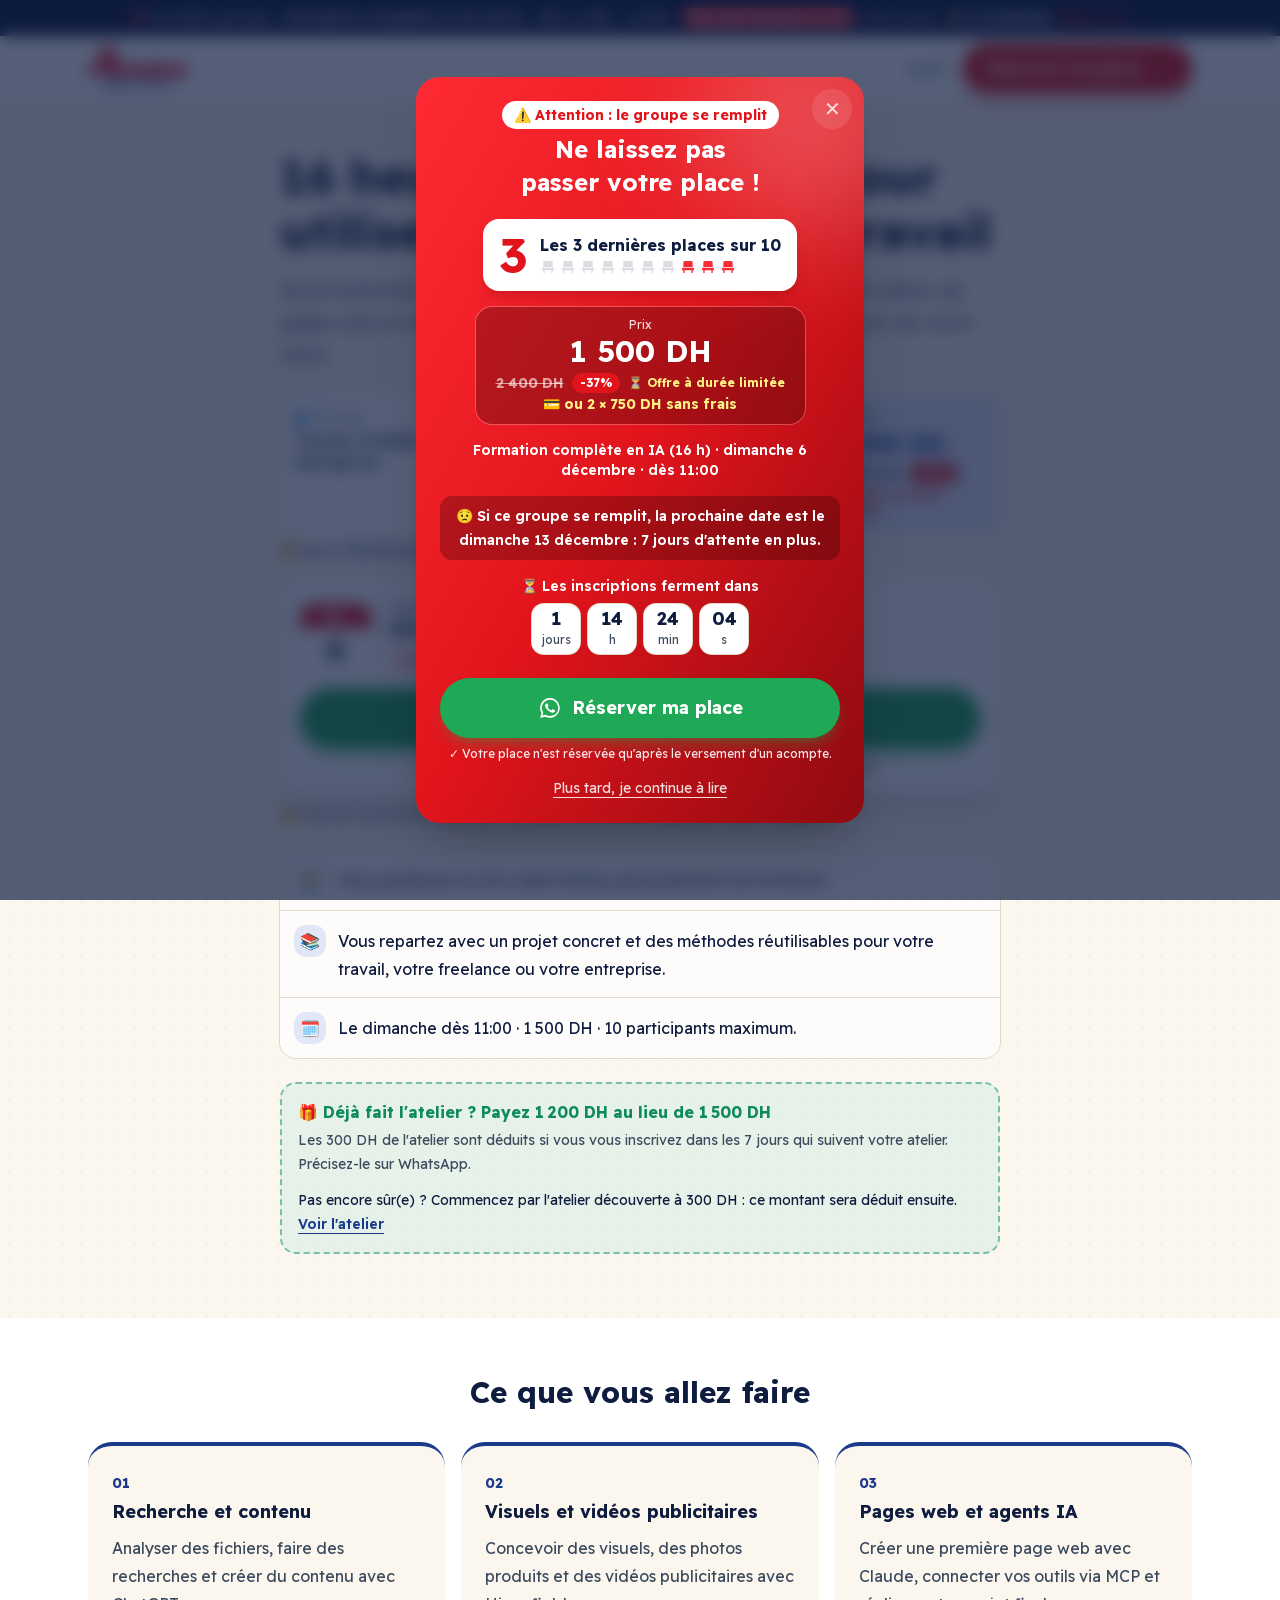
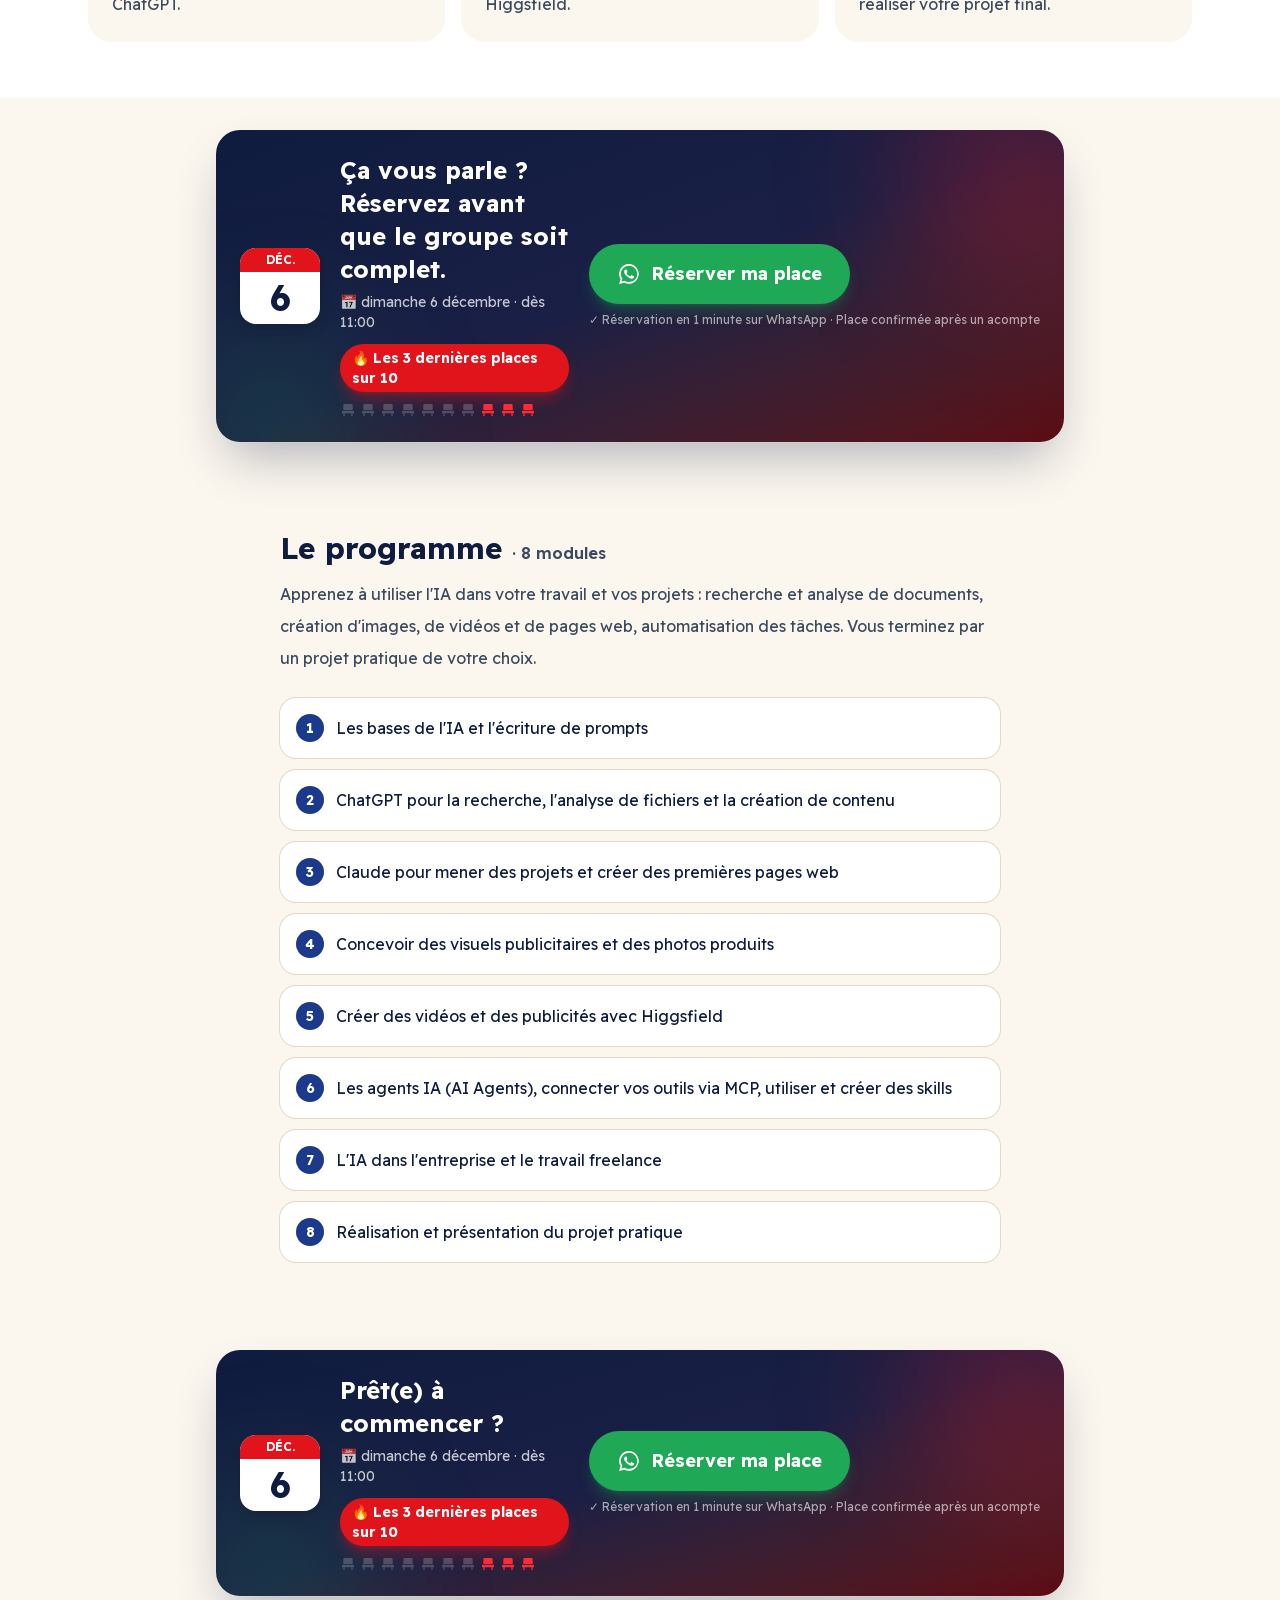
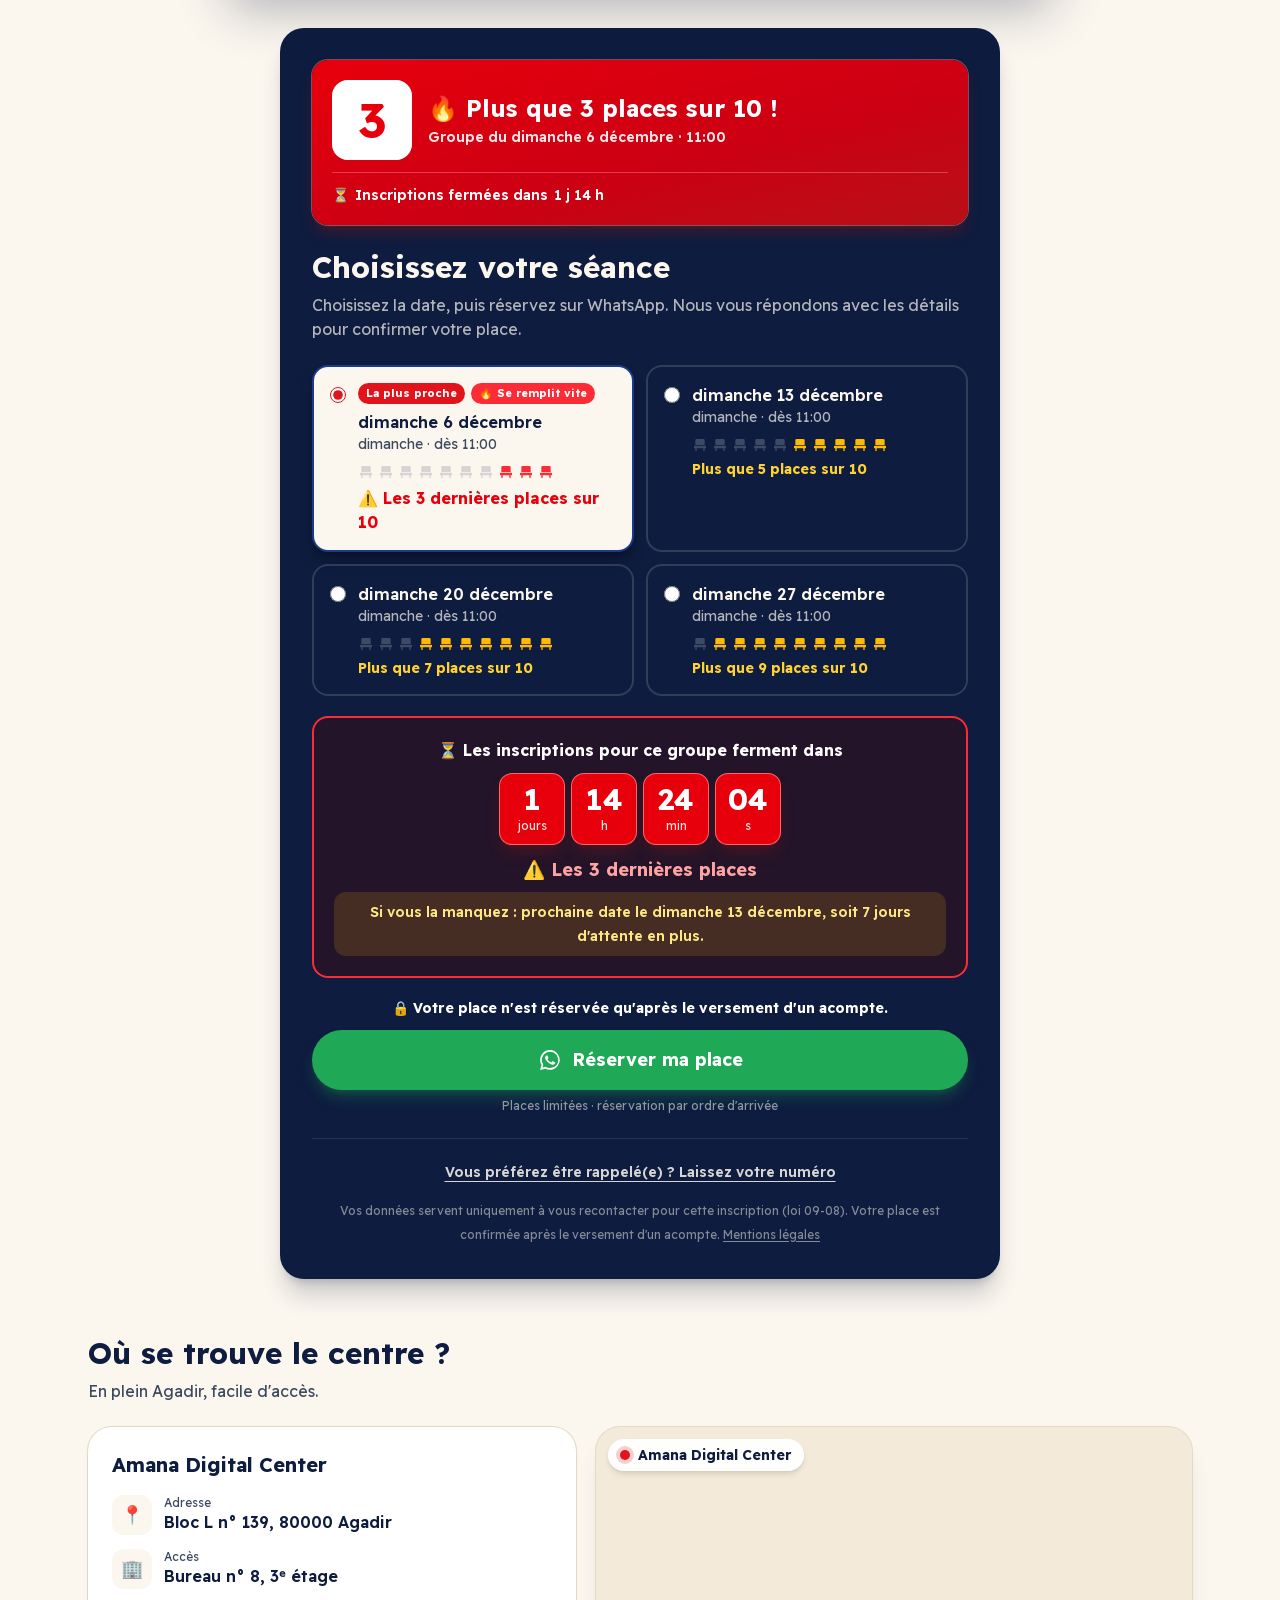
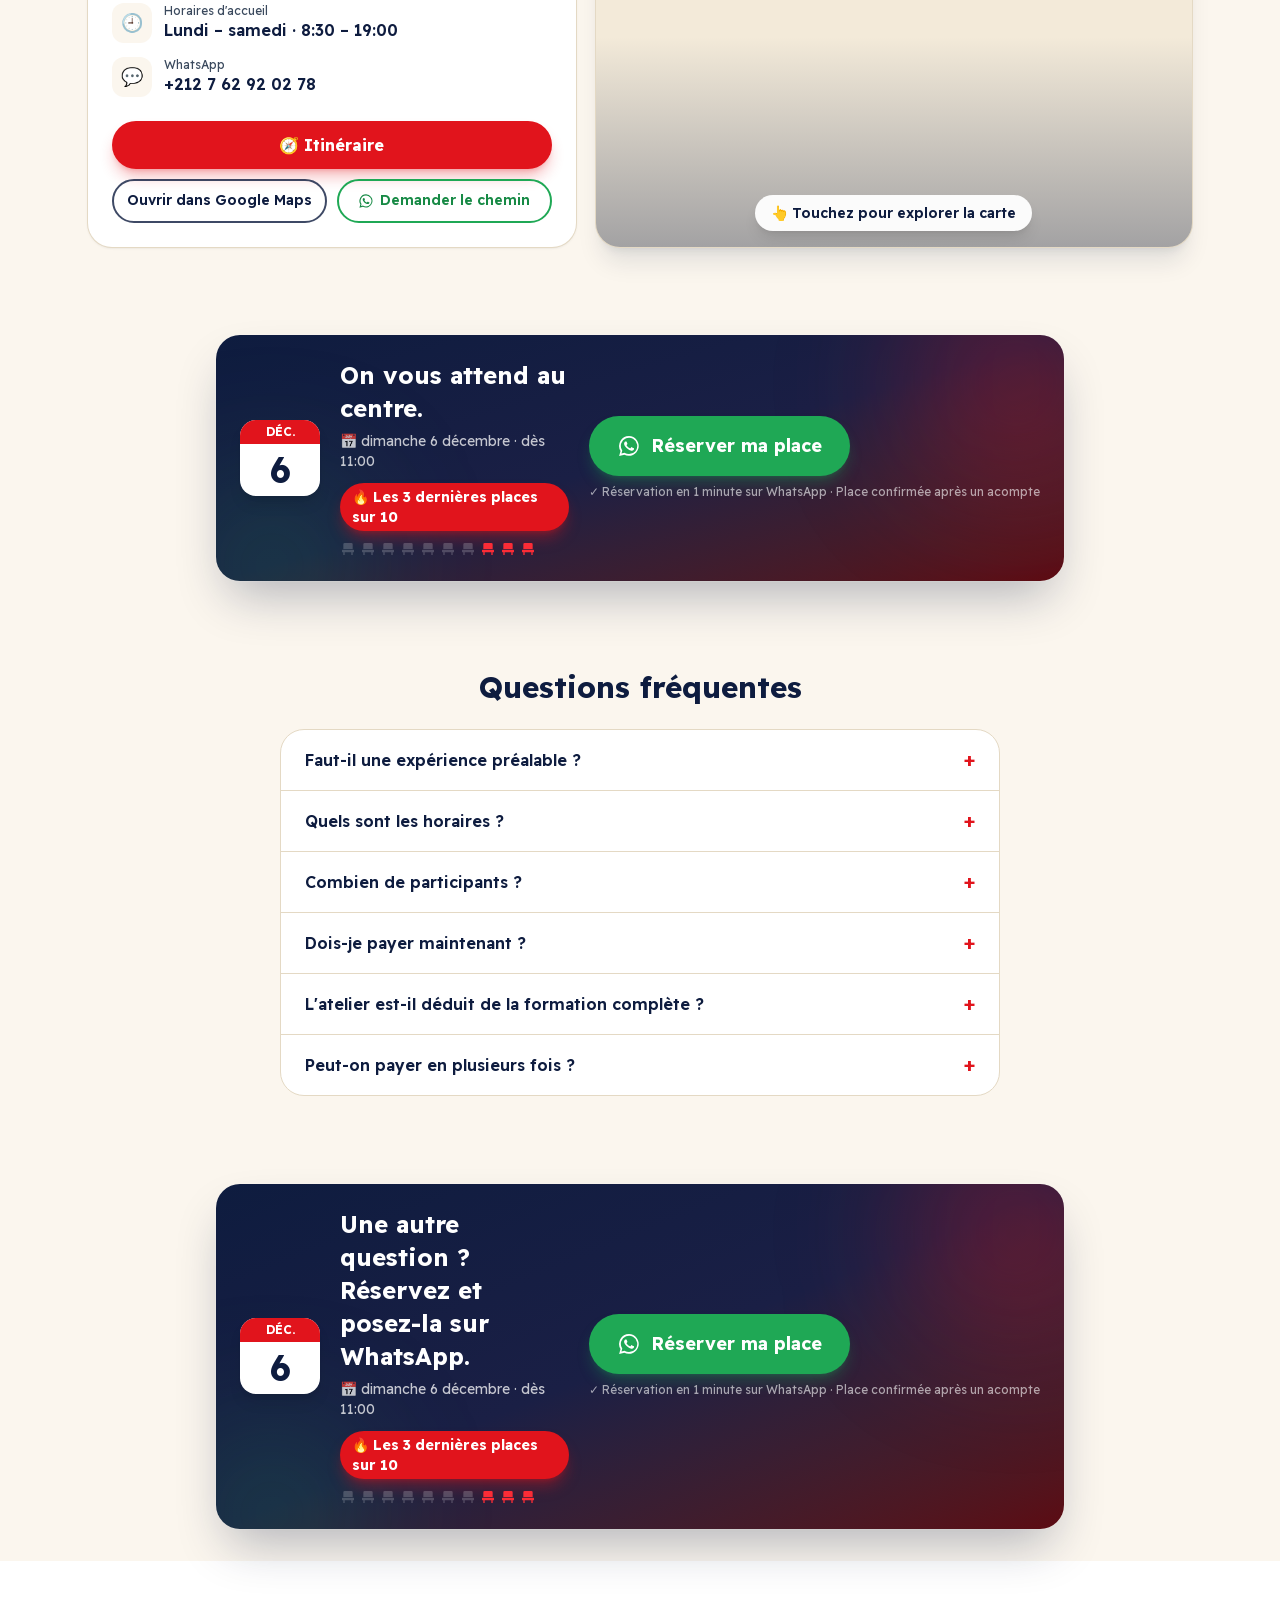
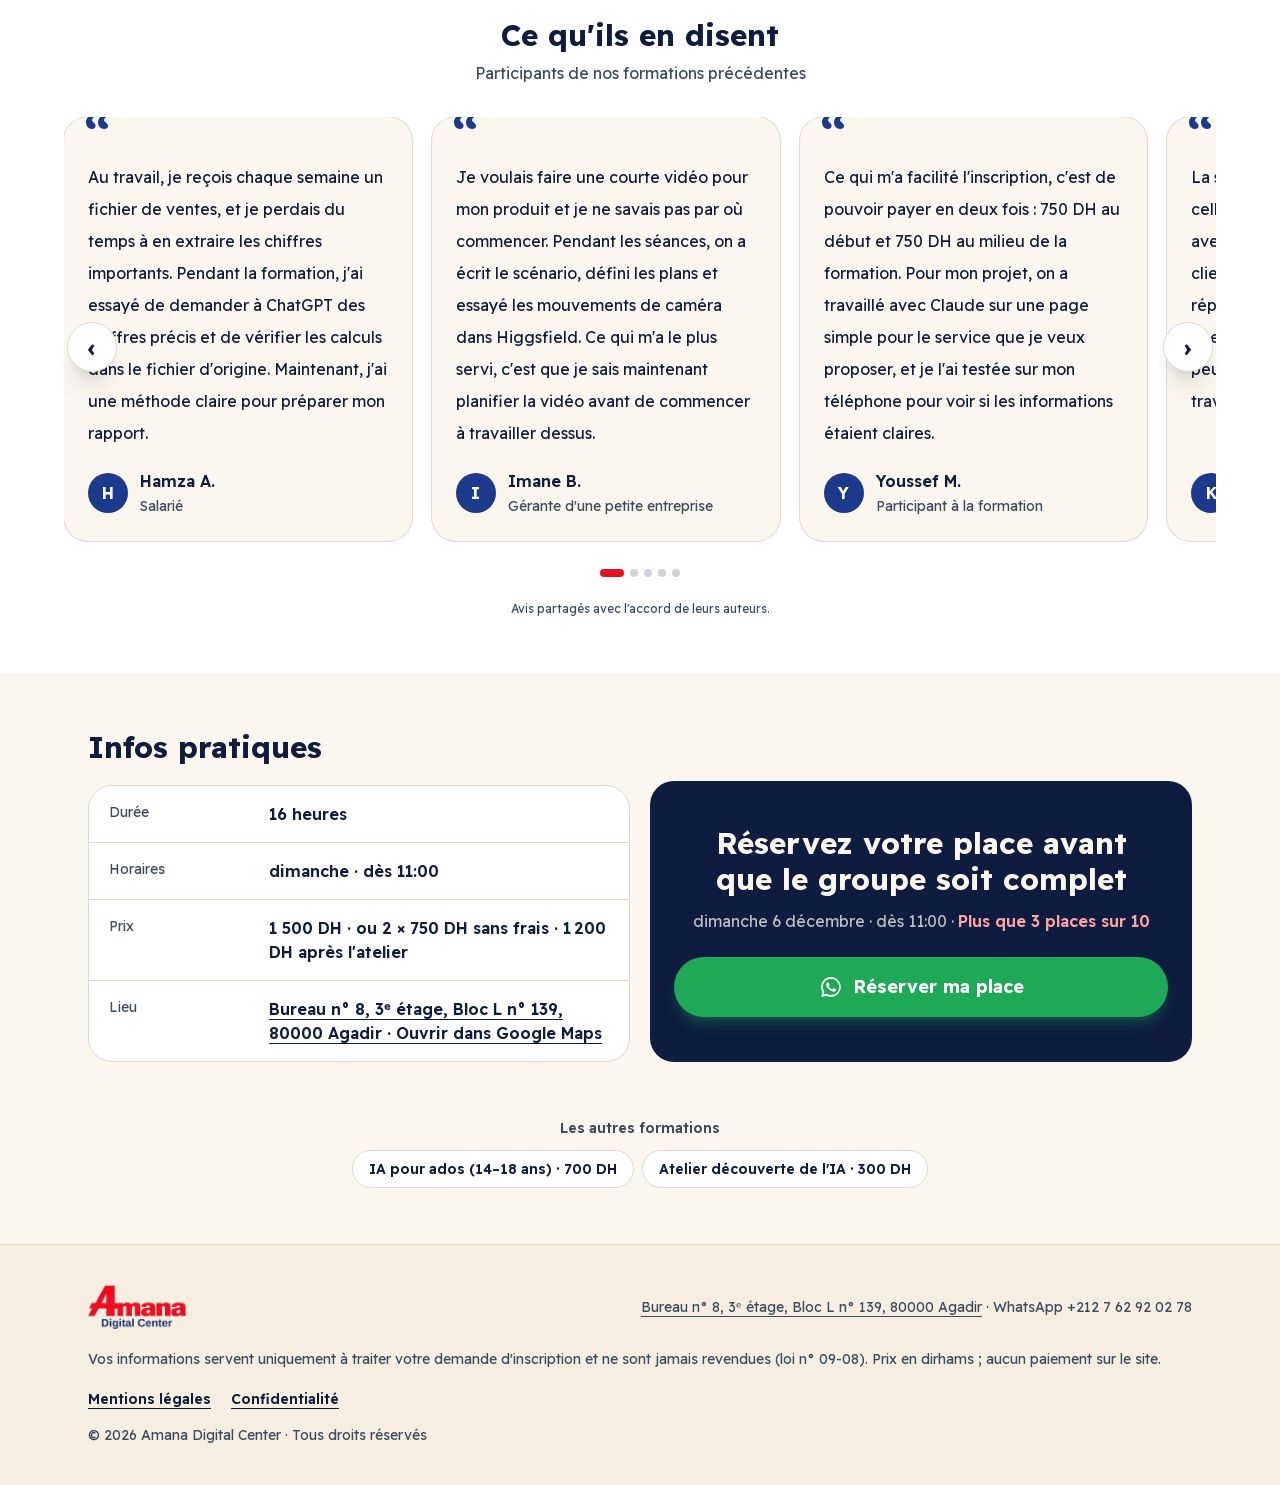
<file: fr/formation/index.html>
<!DOCTYPE html><!--6xvqWqN4wyJeD01iprwZy--><html lang="fr" dir="ltr" class="__variable_fde2ff"><head><meta charSet="utf-8"/><meta name="viewport" content="width=device-width, initial-scale=1"/><link rel="preload" as="image" href="/images/logo.webp"/><link rel="stylesheet" href="/_next/static/css/e26277f3ff22387f.css" data-precedence="next"/><link rel="preload" as="script" fetchPriority="low" href="/_next/static/chunks/webpack-77b3fde2aa4f811e.js"/><script src="/_next/static/chunks/4bd1b696-c023c6e3521b1417.js" async=""></script><script src="/_next/static/chunks/255-0e5ac6cd71b0e266.js" async=""></script><script src="/_next/static/chunks/main-app-0b44889a16dc16d8.js" async=""></script><script src="/_next/static/chunks/715-25e0f812a141e232.js" async=""></script><script src="/_next/static/chunks/840-3f96a9b5f1add878.js" async=""></script><script src="/_next/static/chunks/565-ce7dba9de871165c.js" async=""></script><script src="/_next/static/chunks/608-59c527c5f470ddcc.js" async=""></script><script src="/_next/static/chunks/912-6f6e0437d111f77a.js" async=""></script><script src="/_next/static/chunks/app/(fr)/fr/%5Boffer%5D/page-adcef4af9b9b9c16.js" async=""></script><meta name="theme-color" content="#0e1c3f"/><title>Formation complète en IA (16 h) · 1 500 DH · Agadir | Amana Digital Center</title><meta name="description" content="De la recherche et l&#x27;analyse de documents à la création d&#x27;images, de vidéos, de pages web et à l&#x27;automatisation. Vous terminez avec un projet concret de votre choix."/><meta name="robots" content="index, follow"/><link rel="canonical" href="https://ai.amanadigitalusa.com/fr/formation/"/><link rel="alternate" hrefLang="fr" href="https://ai.amanadigitalusa.com/fr/formation/"/><link rel="alternate" hrefLang="ar" href="https://ai.amanadigitalusa.com/formation/"/><link rel="alternate" hrefLang="x-default" href="https://ai.amanadigitalusa.com/formation/"/><meta property="og:title" content="Formation complète en IA (16 h) · 1 500 DH · Agadir | Amana Digital Center"/><meta property="og:description" content="De la recherche et l&#x27;analyse de documents à la création d&#x27;images, de vidéos, de pages web et à l&#x27;automatisation. Vous terminez avec un projet concret de votre choix."/><meta property="og:url" content="https://ai.amanadigitalusa.com/fr/formation/"/><meta property="og:site_name" content="Amana Digital Center"/><meta property="og:locale" content="fr_MA"/><meta property="og:image" content="https://ai.amanadigitalusa.com/og/fr-formation.png"/><meta property="og:image:width" content="1200"/><meta property="og:image:height" content="630"/><meta property="og:image:alt" content="Formation complète en IA (16 h) · 1 500 DH · Agadir | Amana Digital Center"/><meta property="og:type" content="website"/><meta name="twitter:card" content="summary_large_image"/><meta name="twitter:title" content="Formation complète en IA (16 h) · 1 500 DH · Agadir | Amana Digital Center"/><meta name="twitter:description" content="De la recherche et l&#x27;analyse de documents à la création d&#x27;images, de vidéos, de pages web et à l&#x27;automatisation. Vous terminez avec un projet concret de votre choix."/><meta name="twitter:image" content="https://ai.amanadigitalusa.com/og/fr-formation.png"/><link rel="icon" href="/icon.png?2f074693d754c445" type="image/png" sizes="192x192"/><link rel="apple-touch-icon" href="/apple-icon.png?5735bbc20b63a7ee" type="image/png" sizes="180x180"/><script src="/_next/static/chunks/polyfills-42372ed130431b0a.js" noModule=""></script></head><body class="font-sans"><div hidden=""><!--$--><!--/$--></div><a class="group block bg-ink text-sand transition hover:bg-[#13265a] focus-visible:outline-2 focus-visible:-outline-offset-2 focus-visible:outline-sun" href="/fr/formation/#reserver"><div class="mx-auto flex max-w-6xl flex-wrap items-center justify-center gap-x-3 gap-y-1 px-4 py-2 text-[13px] leading-5 sm:text-sm"><span class="flex flex-wrap items-center justify-center gap-x-1.5 font-semibold"><span class="relative flex size-2.5" aria-hidden="true"><span class="absolute inline-flex size-full animate-ping rounded-full bg-red-400 opacity-75"></span><span class="relative inline-flex size-2.5 rounded-full bg-red-500"></span></span><span class="hidden text-sand/70 sm:inline">Prochain groupe<!-- --> :</span><span class="whitespace-nowrap">Formation complète en IA (16 h)</span><span class="whitespace-nowrap text-sand/80">· <!-- -->dim. 22 nov.<!-- --> · <!-- -->11:00</span></span><span class="flex flex-wrap items-center justify-center gap-x-2 gap-y-1"><span class="whitespace-nowrap rounded-full bg-red-500 px-2 py-0.5 text-xs font-bold text-white">Plus que 3 places sur 10</span><span class="hidden text-sand/70 sm:inline">ferme dans</span><span class="flex items-center gap-1 whitespace-nowrap font-display font-bold text-white"><span aria-hidden="true">⏳</span><span class="tabular-nums" dir="ltr">--:--:--</span></span><span class="whitespace-nowrap font-bold text-sun transition group-hover:translate-x-0.5 rtl:group-hover:-translate-x-0.5">Réserver<!-- --> <!-- -->→</span></span></div></a><header class="sticky top-0 z-40 border-b border-line/70 bg-white/95 backdrop-blur"><div class="mx-auto flex h-16 max-w-6xl items-center justify-between gap-3 px-4 sm:px-6"><a class="flex items-center" aria-label="Amana Digital Center" href="/fr/"><img src="/images/logo.webp" alt="Amana Digital Center" decoding="async" class="h-11 w-auto " width="823" height="369"/></a><div class="flex items-center gap-2"><a hrefLang="ar" lang="ar" class="rounded-full px-2.5 py-1.5 text-xs font-semibold text-ink-soft underline-offset-4 transition hover:text-ink hover:underline" href="/formation/">العربية</a><a href="#reserver" class="book-pulse inline-flex min-h-12 items-center gap-2 rounded-full bg-sun px-5 py-3 text-base font-extrabold text-white shadow-lg shadow-sun/40 ring-2 ring-white transition hover:scale-[1.03] hover:bg-[#b80f16] active:scale-95 sm:px-6"><span class="hidden min-[400px]:inline">Réserver ma place</span><span class="min-[400px]:hidden">Réserver</span><span aria-hidden="true" class="text-lg leading-none rtl:-scale-x-100">→</span></a></div></div></header><main><section class="relative overflow-hidden"><div class="grain pointer-events-none absolute inset-0 opacity-60" aria-hidden="true"></div><div class="relative mx-auto grid items-center gap-8 px-4 pb-12 pt-8 sm:px-6 sm:pt-12 lg:gap-12 lg:pb-16 max-w-3xl"><div><h1 class="text-balance font-display text-3xl font-bold leading-tight sm:text-5xl sm:leading-[1.15]">16 heures de pratique pour utiliser l&#x27;IA dans votre travail</h1><p class="mt-4 text-lg leading-8 text-ink-soft">De la recherche et l&#x27;analyse de documents à la création d&#x27;images, de vidéos, de pages web et à l&#x27;automatisation. Vous terminez avec un projet concret de votre choix.</p><dl class="mt-6 grid grid-cols-2 overflow-hidden rounded-2xl bg-white ring-1 ring-line sm:grid-cols-4"><div class="p-3.5 border-e border-line sm:border-e sm:border-line border-b border-line sm:border-b-0"><dt class="flex items-center gap-1.5 text-xs text-ink-soft"><span aria-hidden="true">👥</span>Pour qui</dt><dd class="mt-1 font-semibold leading-snug">Travail, freelance, entreprise</dd></div><div class="p-3.5  sm:border-e sm:border-line border-b border-line sm:border-b-0"><dt class="flex items-center gap-1.5 text-xs text-ink-soft"><span aria-hidden="true">⏱️</span>Durée</dt><dd class="mt-1 font-semibold leading-snug">16 heures</dd></div><div class="p-3.5 border-e border-line sm:border-e sm:border-line "><dt class="flex items-center gap-1.5 text-xs text-ink-soft"><span aria-hidden="true">📍</span>Lieu</dt><dd class="mt-1 font-semibold leading-snug">Agadir · en présentiel</dd></div><div class="p-3.5 bg-ocean-soft"><dt class="flex items-center gap-1.5 text-xs text-ink-soft"><span aria-hidden="true">💰</span>Prix</dt><dd class="mt-0.5 font-display text-2xl font-bold text-ocean">1 500 DH</dd><span class="inline-flex flex-wrap items-center gap-x-2 gap-y-1 mt-1 text-sm"><s class="font-bold text-ink-soft">2 400 DH</s><span class="rounded-full bg-sun px-2 py-0.5 text-xs font-black text-white" dir="ltr">-<!-- -->37<!-- -->%</span><span class="text-xs font-bold text-sun">⏳ <!-- -->Offre à durée limitée</span></span></div></dl><p class="mt-2 flex flex-wrap gap-x-4 gap-y-1 text-sm font-semibold"><span class="text-ocean">💳 <!-- -->ou 2 × 750 DH sans frais</span></p><div class="rounded-3xl bg-white p-4 shadow-xl shadow-ink/10 ring-1 ring-line sm:p-5 mt-5"><div class="flex items-center gap-4"><div class="w-16 shrink-0 overflow-hidden rounded-2xl text-center ring-1 ring-line sm:w-[4.5rem]"><div class="bg-sun py-1 text-xs font-bold uppercase text-white">nov.</div><div class="py-1.5 font-display text-3xl font-black leading-none text-ink">22</div></div><div class="min-w-0 flex-1"><p class="text-xs font-semibold text-ink-soft">Prochaine séance</p><p class="font-display text-lg font-bold leading-snug">dimanche<!-- --> · <span dir="ltr">dès 11:00</span></p><span class="mt-1.5 inline-flex items-center gap-1.5 whitespace-nowrap rounded-full px-2.5 py-0.5 text-sm font-bold bg-red-50 text-red-600 ring-1 ring-red-200"><span class="size-1.5 rounded-full animate-pulse bg-red-500" aria-hidden="true"></span>Les 3 dernières places sur 10</span></div></div><a href="https://wa.me/212762920278?text=Bonjour%20Amana%20Digital%20Center%2C%20je%20suis%20int%C3%A9ress%C3%A9(e)%20par%20la%20formation%20compl%C3%A8te%20en%20IA%20(16%20h%2C%201%20500%20DH).%0AS%C3%A9ance%20souhait%C3%A9e%20%3A%20dimanche%2022%20novembre%2C%20d%C3%A8s%2011%3A00%0AJ&#x27;ai%20d%C3%A9j%C3%A0%20suivi%20l&#x27;atelier%20%3A%20oui%20%2F%20non%0APouvez-vous%20m&#x27;envoyer%20les%20d%C3%A9tails%20pour%20r%C3%A9server%20%3F%0APaiement%20souhait%C3%A9%20%3A%20en%201%20fois%20%2F%20en%202%20fois" target="_blank" rel="noopener noreferrer" class="inline-flex items-center justify-center gap-2.5 rounded-full bg-[#1fa855] font-bold text-white shadow-lg shadow-[#1fa855]/30 transition hover:bg-[#178a45] focus-visible:outline-2 focus-visible:outline-offset-2 focus-visible:outline-[#1fa855] px-7 py-4 text-lg mt-4 w-full"><svg viewBox="0 0 24 24" fill="currentColor" class="size-6" aria-hidden="true"><path d="M12.04 2a9.9 9.9 0 0 0-8.5 15l-1.4 5.1 5.2-1.37A9.9 9.9 0 1 0 12.04 2Zm0 18.1a8.2 8.2 0 0 1-4.18-1.15l-.3-.18-3.09.81.83-3.01-.2-.31a8.2 8.2 0 1 1 6.94 3.84Zm4.5-6.14c-.25-.12-1.46-.72-1.69-.8-.23-.08-.39-.12-.56.13-.16.24-.64.8-.78.96-.14.17-.29.19-.53.06a6.7 6.7 0 0 1-3.32-2.9c-.25-.43.25-.4.72-1.33.08-.16.04-.3-.02-.43-.06-.12-.56-1.34-.76-1.84-.2-.48-.4-.41-.56-.42h-.47a.9.9 0 0 0-.66.31 2.76 2.76 0 0 0-.86 2.06 4.8 4.8 0 0 0 1 2.55 11 11 0 0 0 4.2 3.7c1.56.68 2.18.73 2.96.62.48-.07 1.46-.6 1.67-1.18.2-.58.2-1.07.14-1.18-.06-.1-.22-.16-.47-.29Z"></path></svg>Réserver ma place</a><p class="mt-2.5 text-center text-xs font-medium text-ink-soft">✓ <!-- -->Réservation en 1 minute sur WhatsApp · Place confirmée après un acompte</p></div><p class="mt-3 text-sm text-ink-soft">💳 <!-- -->750 DH à la confirmation de votre place, 750 DH à mi-parcours de la formation.</p><ul class="mt-6 divide-y divide-line overflow-hidden rounded-2xl bg-white/70 ring-1 ring-line"><li class="flex items-start gap-3 p-3.5 leading-7"><span class="grid size-8 shrink-0 place-items-center rounded-xl bg-ocean-soft text-ocean text-base" aria-hidden="true">💡</span><span class="pt-0.5">Vous pratiquez sur de vraies tâches, pas seulement de la théorie.</span></li><li class="flex items-start gap-3 p-3.5 leading-7"><span class="grid size-8 shrink-0 place-items-center rounded-xl bg-ocean-soft text-ocean text-base" aria-hidden="true">📚</span><span class="pt-0.5">Vous repartez avec un projet concret et des méthodes réutilisables pour votre travail, votre freelance ou votre entreprise.</span></li><li class="flex items-start gap-3 p-3.5 leading-7"><span class="grid size-8 shrink-0 place-items-center rounded-xl bg-ocean-soft text-ocean text-base" aria-hidden="true">🗓️</span><span class="pt-0.5">Le dimanche dès 11:00 · 1 500 DH · 10 participants maximum.</span></li></ul><div class="mt-6 rounded-2xl border-2 border-dashed border-palm/50 bg-palm-soft/60 p-4"><p class="font-display font-bold text-palm">🎁 <!-- -->Déjà fait l&#x27;atelier ? Payez 1 200 DH au lieu de 1 500 DH</p><p class="mt-1 text-sm leading-6 text-ink-soft">Les 300 DH de l&#x27;atelier sont déduits si vous vous inscrivez dans les 7 jours qui suivent votre atelier. Précisez-le sur WhatsApp.</p><p class="mt-3 text-sm leading-6">Pas encore sûr(e) ? Commencez par l&#x27;atelier découverte à 300 DH : ce montant sera déduit ensuite.<!-- --> <a class="font-semibold text-ocean underline underline-offset-4" href="/fr/atelier/">Voir l&#x27;atelier</a></p></div></div></div></section><section class="bg-white py-14" aria-labelledby="examples-title"><div class="mx-auto max-w-6xl px-4 sm:px-6"><h2 id="examples-title" class="text-center font-display text-2xl font-bold sm:text-3xl">Ce que vous allez faire</h2><div class="mt-8 grid gap-4 md:grid-cols-3"><div class="rounded-3xl border-t-4 border-ocean bg-sand p-6"><span class="font-display text-sm font-bold text-ocean">0<!-- -->1</span><h3 class="mt-1 font-display text-lg font-bold">Recherche et contenu</h3><p class="mt-2 leading-7 text-ink-soft">Analyser des fichiers, faire des recherches et créer du contenu avec ChatGPT.</p></div><div class="rounded-3xl border-t-4 border-ocean bg-sand p-6"><span class="font-display text-sm font-bold text-ocean">0<!-- -->2</span><h3 class="mt-1 font-display text-lg font-bold">Visuels et vidéos publicitaires</h3><p class="mt-2 leading-7 text-ink-soft">Concevoir des visuels, des photos produits et des vidéos publicitaires avec Higgsfield.</p></div><div class="rounded-3xl border-t-4 border-ocean bg-sand p-6"><span class="font-display text-sm font-bold text-ocean">0<!-- -->3</span><h3 class="mt-1 font-display text-lg font-bold">Pages web et agents IA</h3><p class="mt-2 leading-7 text-ink-soft">Créer une première page web avec Claude, connecter vos outils via MCP et réaliser votre projet final.</p></div></div></div></section><div class="mx-auto max-w-4xl px-4 py-8 sm:px-6"><div class="relative overflow-hidden rounded-3xl bg-gradient-to-br from-ink via-[#1a1f45] to-[#5c0a12] p-5 text-white shadow-2xl shadow-ink/30 ring-1 ring-white/10 sm:p-6"><span class="pointer-events-none absolute -end-16 -top-16 size-56 rounded-full bg-sun/30 blur-3xl" aria-hidden="true"></span><span class="pointer-events-none absolute -bottom-20 -start-10 size-48 rounded-full bg-[#1fa855]/20 blur-3xl" aria-hidden="true"></span><div class="relative flex flex-col gap-5 sm:flex-row sm:items-center"><div class="hidden w-20 shrink-0 overflow-hidden rounded-2xl bg-white text-center shadow-lg sm:block"><div class="bg-sun py-1 text-xs font-bold uppercase">nov.</div><div class="py-2 font-display text-4xl font-black leading-none text-ink">22</div></div><div class="min-w-0 flex-1 text-center sm:text-start"><p class="font-display text-xl font-black leading-snug sm:text-2xl">Ça vous parle ? Réservez avant que le groupe soit complet.</p><p class="mt-1.5 text-sm text-white/75">📅 <!-- -->dimanche 22 novembre<!-- --> · <span dir="ltr">dès 11:00</span></p><div class="mt-3 flex flex-wrap items-center justify-center gap-2.5 sm:justify-start"><span class="inline-flex items-center gap-1.5 rounded-full px-3 py-1 text-sm font-bold animate-pulse bg-sun text-white shadow-lg shadow-sun/40">🔥<!-- --> <!-- -->Les 3 dernières places sur 10</span><span class="flex flex-wrap gap-1" aria-hidden="true"><svg viewBox="0 0 24 24" fill="currentColor" class="size-4 text-white/20"><path d="M7 3h10a2 2 0 0 1 2 2v7H5V5a2 2 0 0 1 2-2Zm-3 10h16a1 1 0 0 1 1 1v2a1 1 0 0 1-1 1h-1v4h-2v-4H7v4H5v-4H4a1 1 0 0 1-1-1v-2a1 1 0 0 1 1-1Z"></path></svg><svg viewBox="0 0 24 24" fill="currentColor" class="size-4 text-white/20"><path d="M7 3h10a2 2 0 0 1 2 2v7H5V5a2 2 0 0 1 2-2Zm-3 10h16a1 1 0 0 1 1 1v2a1 1 0 0 1-1 1h-1v4h-2v-4H7v4H5v-4H4a1 1 0 0 1-1-1v-2a1 1 0 0 1 1-1Z"></path></svg><svg viewBox="0 0 24 24" fill="currentColor" class="size-4 text-white/20"><path d="M7 3h10a2 2 0 0 1 2 2v7H5V5a2 2 0 0 1 2-2Zm-3 10h16a1 1 0 0 1 1 1v2a1 1 0 0 1-1 1h-1v4h-2v-4H7v4H5v-4H4a1 1 0 0 1-1-1v-2a1 1 0 0 1 1-1Z"></path></svg><svg viewBox="0 0 24 24" fill="currentColor" class="size-4 text-white/20"><path d="M7 3h10a2 2 0 0 1 2 2v7H5V5a2 2 0 0 1 2-2Zm-3 10h16a1 1 0 0 1 1 1v2a1 1 0 0 1-1 1h-1v4h-2v-4H7v4H5v-4H4a1 1 0 0 1-1-1v-2a1 1 0 0 1 1-1Z"></path></svg><svg viewBox="0 0 24 24" fill="currentColor" class="size-4 text-white/20"><path d="M7 3h10a2 2 0 0 1 2 2v7H5V5a2 2 0 0 1 2-2Zm-3 10h16a1 1 0 0 1 1 1v2a1 1 0 0 1-1 1h-1v4h-2v-4H7v4H5v-4H4a1 1 0 0 1-1-1v-2a1 1 0 0 1 1-1Z"></path></svg><svg viewBox="0 0 24 24" fill="currentColor" class="size-4 text-white/20"><path d="M7 3h10a2 2 0 0 1 2 2v7H5V5a2 2 0 0 1 2-2Zm-3 10h16a1 1 0 0 1 1 1v2a1 1 0 0 1-1 1h-1v4h-2v-4H7v4H5v-4H4a1 1 0 0 1-1-1v-2a1 1 0 0 1 1-1Z"></path></svg><svg viewBox="0 0 24 24" fill="currentColor" class="size-4 text-white/20"><path d="M7 3h10a2 2 0 0 1 2 2v7H5V5a2 2 0 0 1 2-2Zm-3 10h16a1 1 0 0 1 1 1v2a1 1 0 0 1-1 1h-1v4h-2v-4H7v4H5v-4H4a1 1 0 0 1-1-1v-2a1 1 0 0 1 1-1Z"></path></svg><svg viewBox="0 0 24 24" fill="currentColor" class="size-4 text-red-500"><path d="M7 3h10a2 2 0 0 1 2 2v7H5V5a2 2 0 0 1 2-2Zm-3 10h16a1 1 0 0 1 1 1v2a1 1 0 0 1-1 1h-1v4h-2v-4H7v4H5v-4H4a1 1 0 0 1-1-1v-2a1 1 0 0 1 1-1Z"></path></svg><svg viewBox="0 0 24 24" fill="currentColor" class="size-4 text-red-500"><path d="M7 3h10a2 2 0 0 1 2 2v7H5V5a2 2 0 0 1 2-2Zm-3 10h16a1 1 0 0 1 1 1v2a1 1 0 0 1-1 1h-1v4h-2v-4H7v4H5v-4H4a1 1 0 0 1-1-1v-2a1 1 0 0 1 1-1Z"></path></svg><svg viewBox="0 0 24 24" fill="currentColor" class="size-4 text-red-500"><path d="M7 3h10a2 2 0 0 1 2 2v7H5V5a2 2 0 0 1 2-2Zm-3 10h16a1 1 0 0 1 1 1v2a1 1 0 0 1-1 1h-1v4h-2v-4H7v4H5v-4H4a1 1 0 0 1-1-1v-2a1 1 0 0 1 1-1Z"></path></svg></span></div></div><div class="shrink-0"><a href="https://wa.me/212762920278?text=Bonjour%20Amana%20Digital%20Center%2C%20je%20suis%20int%C3%A9ress%C3%A9(e)%20par%20la%20formation%20compl%C3%A8te%20en%20IA%20(16%20h%2C%201%20500%20DH).%0AS%C3%A9ance%20souhait%C3%A9e%20%3A%20dimanche%2022%20novembre%2C%20d%C3%A8s%2011%3A00%0AJ&#x27;ai%20d%C3%A9j%C3%A0%20suivi%20l&#x27;atelier%20%3A%20oui%20%2F%20non%0APouvez-vous%20m&#x27;envoyer%20les%20d%C3%A9tails%20pour%20r%C3%A9server%20%3F%0APaiement%20souhait%C3%A9%20%3A%20en%201%20fois%20%2F%20en%202%20fois" target="_blank" rel="noopener noreferrer" class="inline-flex items-center justify-center gap-2.5 rounded-full bg-[#1fa855] font-bold text-white shadow-lg shadow-[#1fa855]/30 transition hover:bg-[#178a45] focus-visible:outline-2 focus-visible:outline-offset-2 focus-visible:outline-[#1fa855] px-7 py-4 text-lg pulse-ring w-full sm:w-auto"><svg viewBox="0 0 24 24" fill="currentColor" class="size-6" aria-hidden="true"><path d="M12.04 2a9.9 9.9 0 0 0-8.5 15l-1.4 5.1 5.2-1.37A9.9 9.9 0 1 0 12.04 2Zm0 18.1a8.2 8.2 0 0 1-4.18-1.15l-.3-.18-3.09.81.83-3.01-.2-.31a8.2 8.2 0 1 1 6.94 3.84Zm4.5-6.14c-.25-.12-1.46-.72-1.69-.8-.23-.08-.39-.12-.56.13-.16.24-.64.8-.78.96-.14.17-.29.19-.53.06a6.7 6.7 0 0 1-3.32-2.9c-.25-.43.25-.4.72-1.33.08-.16.04-.3-.02-.43-.06-.12-.56-1.34-.76-1.84-.2-.48-.4-.41-.56-.42h-.47a.9.9 0 0 0-.66.31 2.76 2.76 0 0 0-.86 2.06 4.8 4.8 0 0 0 1 2.55 11 11 0 0 0 4.2 3.7c1.56.68 2.18.73 2.96.62.48-.07 1.46-.6 1.67-1.18.2-.58.2-1.07.14-1.18-.06-.1-.22-.16-.47-.29Z"></path></svg>Réserver ma place</a><p class="mt-2 text-center text-xs text-white/60">✓ <!-- -->Réservation en 1 minute sur WhatsApp · Place confirmée après un acompte</p></div></div></div></div><section class="mx-auto max-w-3xl px-4 py-14 sm:px-6" aria-labelledby="programme-title"><h2 id="programme-title" class="font-display text-2xl font-bold sm:text-3xl">Le programme<!-- --> <span class="text-base font-semibold text-ink-soft">· <!-- -->8<!-- --> <!-- -->modules</span></h2><p class="mt-3 leading-8 text-ink-soft">Apprenez à utiliser l&#x27;IA dans votre travail et vos projets : recherche et analyse de documents, création d&#x27;images, de vidéos et de pages web, automatisation des tâches. Vous terminez par un projet pratique de votre choix.</p><ol class="mt-6 space-y-3"><li class="flex gap-3 rounded-2xl bg-white p-4 leading-7 ring-1 ring-line"><span class="grid size-7 shrink-0 place-items-center rounded-full bg-ocean text-sm font-bold text-white">1</span>Les bases de l&#x27;IA et l&#x27;écriture de prompts</li><li class="flex gap-3 rounded-2xl bg-white p-4 leading-7 ring-1 ring-line"><span class="grid size-7 shrink-0 place-items-center rounded-full bg-ocean text-sm font-bold text-white">2</span>ChatGPT pour la recherche, l&#x27;analyse de fichiers et la création de contenu</li><li class="flex gap-3 rounded-2xl bg-white p-4 leading-7 ring-1 ring-line"><span class="grid size-7 shrink-0 place-items-center rounded-full bg-ocean text-sm font-bold text-white">3</span>Claude pour mener des projets et créer des premières pages web</li><li class="flex gap-3 rounded-2xl bg-white p-4 leading-7 ring-1 ring-line"><span class="grid size-7 shrink-0 place-items-center rounded-full bg-ocean text-sm font-bold text-white">4</span>Concevoir des visuels publicitaires et des photos produits</li><li class="flex gap-3 rounded-2xl bg-white p-4 leading-7 ring-1 ring-line"><span class="grid size-7 shrink-0 place-items-center rounded-full bg-ocean text-sm font-bold text-white">5</span>Créer des vidéos et des publicités avec Higgsfield</li><li class="flex gap-3 rounded-2xl bg-white p-4 leading-7 ring-1 ring-line"><span class="grid size-7 shrink-0 place-items-center rounded-full bg-ocean text-sm font-bold text-white">6</span>Les agents IA (AI Agents), connecter vos outils via MCP, utiliser et créer des skills</li><li class="flex gap-3 rounded-2xl bg-white p-4 leading-7 ring-1 ring-line"><span class="grid size-7 shrink-0 place-items-center rounded-full bg-ocean text-sm font-bold text-white">7</span>L&#x27;IA dans l&#x27;entreprise et le travail freelance</li><li class="flex gap-3 rounded-2xl bg-white p-4 leading-7 ring-1 ring-line"><span class="grid size-7 shrink-0 place-items-center rounded-full bg-ocean text-sm font-bold text-white">8</span>Réalisation et présentation du projet pratique</li></ol></section><div class="mx-auto max-w-4xl px-4 py-8 sm:px-6"><div class="relative overflow-hidden rounded-3xl bg-gradient-to-br from-ink via-[#1a1f45] to-[#5c0a12] p-5 text-white shadow-2xl shadow-ink/30 ring-1 ring-white/10 sm:p-6"><span class="pointer-events-none absolute -end-16 -top-16 size-56 rounded-full bg-sun/30 blur-3xl" aria-hidden="true"></span><span class="pointer-events-none absolute -bottom-20 -start-10 size-48 rounded-full bg-[#1fa855]/20 blur-3xl" aria-hidden="true"></span><div class="relative flex flex-col gap-5 sm:flex-row sm:items-center"><div class="hidden w-20 shrink-0 overflow-hidden rounded-2xl bg-white text-center shadow-lg sm:block"><div class="bg-sun py-1 text-xs font-bold uppercase">nov.</div><div class="py-2 font-display text-4xl font-black leading-none text-ink">22</div></div><div class="min-w-0 flex-1 text-center sm:text-start"><p class="font-display text-xl font-black leading-snug sm:text-2xl">Prêt(e) à commencer ?</p><p class="mt-1.5 text-sm text-white/75">📅 <!-- -->dimanche 22 novembre<!-- --> · <span dir="ltr">dès 11:00</span></p><div class="mt-3 flex flex-wrap items-center justify-center gap-2.5 sm:justify-start"><span class="inline-flex items-center gap-1.5 rounded-full px-3 py-1 text-sm font-bold animate-pulse bg-sun text-white shadow-lg shadow-sun/40">🔥<!-- --> <!-- -->Les 3 dernières places sur 10</span><span class="flex flex-wrap gap-1" aria-hidden="true"><svg viewBox="0 0 24 24" fill="currentColor" class="size-4 text-white/20"><path d="M7 3h10a2 2 0 0 1 2 2v7H5V5a2 2 0 0 1 2-2Zm-3 10h16a1 1 0 0 1 1 1v2a1 1 0 0 1-1 1h-1v4h-2v-4H7v4H5v-4H4a1 1 0 0 1-1-1v-2a1 1 0 0 1 1-1Z"></path></svg><svg viewBox="0 0 24 24" fill="currentColor" class="size-4 text-white/20"><path d="M7 3h10a2 2 0 0 1 2 2v7H5V5a2 2 0 0 1 2-2Zm-3 10h16a1 1 0 0 1 1 1v2a1 1 0 0 1-1 1h-1v4h-2v-4H7v4H5v-4H4a1 1 0 0 1-1-1v-2a1 1 0 0 1 1-1Z"></path></svg><svg viewBox="0 0 24 24" fill="currentColor" class="size-4 text-white/20"><path d="M7 3h10a2 2 0 0 1 2 2v7H5V5a2 2 0 0 1 2-2Zm-3 10h16a1 1 0 0 1 1 1v2a1 1 0 0 1-1 1h-1v4h-2v-4H7v4H5v-4H4a1 1 0 0 1-1-1v-2a1 1 0 0 1 1-1Z"></path></svg><svg viewBox="0 0 24 24" fill="currentColor" class="size-4 text-white/20"><path d="M7 3h10a2 2 0 0 1 2 2v7H5V5a2 2 0 0 1 2-2Zm-3 10h16a1 1 0 0 1 1 1v2a1 1 0 0 1-1 1h-1v4h-2v-4H7v4H5v-4H4a1 1 0 0 1-1-1v-2a1 1 0 0 1 1-1Z"></path></svg><svg viewBox="0 0 24 24" fill="currentColor" class="size-4 text-white/20"><path d="M7 3h10a2 2 0 0 1 2 2v7H5V5a2 2 0 0 1 2-2Zm-3 10h16a1 1 0 0 1 1 1v2a1 1 0 0 1-1 1h-1v4h-2v-4H7v4H5v-4H4a1 1 0 0 1-1-1v-2a1 1 0 0 1 1-1Z"></path></svg><svg viewBox="0 0 24 24" fill="currentColor" class="size-4 text-white/20"><path d="M7 3h10a2 2 0 0 1 2 2v7H5V5a2 2 0 0 1 2-2Zm-3 10h16a1 1 0 0 1 1 1v2a1 1 0 0 1-1 1h-1v4h-2v-4H7v4H5v-4H4a1 1 0 0 1-1-1v-2a1 1 0 0 1 1-1Z"></path></svg><svg viewBox="0 0 24 24" fill="currentColor" class="size-4 text-white/20"><path d="M7 3h10a2 2 0 0 1 2 2v7H5V5a2 2 0 0 1 2-2Zm-3 10h16a1 1 0 0 1 1 1v2a1 1 0 0 1-1 1h-1v4h-2v-4H7v4H5v-4H4a1 1 0 0 1-1-1v-2a1 1 0 0 1 1-1Z"></path></svg><svg viewBox="0 0 24 24" fill="currentColor" class="size-4 text-red-500"><path d="M7 3h10a2 2 0 0 1 2 2v7H5V5a2 2 0 0 1 2-2Zm-3 10h16a1 1 0 0 1 1 1v2a1 1 0 0 1-1 1h-1v4h-2v-4H7v4H5v-4H4a1 1 0 0 1-1-1v-2a1 1 0 0 1 1-1Z"></path></svg><svg viewBox="0 0 24 24" fill="currentColor" class="size-4 text-red-500"><path d="M7 3h10a2 2 0 0 1 2 2v7H5V5a2 2 0 0 1 2-2Zm-3 10h16a1 1 0 0 1 1 1v2a1 1 0 0 1-1 1h-1v4h-2v-4H7v4H5v-4H4a1 1 0 0 1-1-1v-2a1 1 0 0 1 1-1Z"></path></svg><svg viewBox="0 0 24 24" fill="currentColor" class="size-4 text-red-500"><path d="M7 3h10a2 2 0 0 1 2 2v7H5V5a2 2 0 0 1 2-2Zm-3 10h16a1 1 0 0 1 1 1v2a1 1 0 0 1-1 1h-1v4h-2v-4H7v4H5v-4H4a1 1 0 0 1-1-1v-2a1 1 0 0 1 1-1Z"></path></svg></span></div></div><div class="shrink-0"><a href="https://wa.me/212762920278?text=Bonjour%20Amana%20Digital%20Center%2C%20je%20suis%20int%C3%A9ress%C3%A9(e)%20par%20la%20formation%20compl%C3%A8te%20en%20IA%20(16%20h%2C%201%20500%20DH).%0AS%C3%A9ance%20souhait%C3%A9e%20%3A%20dimanche%2022%20novembre%2C%20d%C3%A8s%2011%3A00%0AJ&#x27;ai%20d%C3%A9j%C3%A0%20suivi%20l&#x27;atelier%20%3A%20oui%20%2F%20non%0APouvez-vous%20m&#x27;envoyer%20les%20d%C3%A9tails%20pour%20r%C3%A9server%20%3F%0APaiement%20souhait%C3%A9%20%3A%20en%201%20fois%20%2F%20en%202%20fois" target="_blank" rel="noopener noreferrer" class="inline-flex items-center justify-center gap-2.5 rounded-full bg-[#1fa855] font-bold text-white shadow-lg shadow-[#1fa855]/30 transition hover:bg-[#178a45] focus-visible:outline-2 focus-visible:outline-offset-2 focus-visible:outline-[#1fa855] px-7 py-4 text-lg pulse-ring w-full sm:w-auto"><svg viewBox="0 0 24 24" fill="currentColor" class="size-6" aria-hidden="true"><path d="M12.04 2a9.9 9.9 0 0 0-8.5 15l-1.4 5.1 5.2-1.37A9.9 9.9 0 1 0 12.04 2Zm0 18.1a8.2 8.2 0 0 1-4.18-1.15l-.3-.18-3.09.81.83-3.01-.2-.31a8.2 8.2 0 1 1 6.94 3.84Zm4.5-6.14c-.25-.12-1.46-.72-1.69-.8-.23-.08-.39-.12-.56.13-.16.24-.64.8-.78.96-.14.17-.29.19-.53.06a6.7 6.7 0 0 1-3.32-2.9c-.25-.43.25-.4.72-1.33.08-.16.04-.3-.02-.43-.06-.12-.56-1.34-.76-1.84-.2-.48-.4-.41-.56-.42h-.47a.9.9 0 0 0-.66.31 2.76 2.76 0 0 0-.86 2.06 4.8 4.8 0 0 0 1 2.55 11 11 0 0 0 4.2 3.7c1.56.68 2.18.73 2.96.62.48-.07 1.46-.6 1.67-1.18.2-.58.2-1.07.14-1.18-.06-.1-.22-.16-.47-.29Z"></path></svg>Réserver ma place</a><p class="mt-2 text-center text-xs text-white/60">✓ <!-- -->Réservation en 1 minute sur WhatsApp · Place confirmée après un acompte</p></div></div></div></div><section id="reserver" class="mx-auto max-w-3xl scroll-mt-20 px-4 pb-14 sm:px-6"><div class="rounded-3xl bg-ink p-5 text-sand shadow-xl shadow-ink/20 sm:p-8"><div class="relative mb-6 overflow-hidden rounded-2xl bg-gradient-to-br from-red-600 to-[#b80f16] p-4 text-white shadow-lg shadow-red-900/40 ring-1 ring-red-300/40 sm:p-5"><div class="flex items-center gap-4"><span class="relative grid size-16 shrink-0 place-items-center rounded-2xl bg-white text-red-600 sm:size-20"><span class="absolute inset-0 animate-ping rounded-2xl bg-white/40" aria-hidden="true"></span><span class="relative font-display text-4xl font-black leading-none sm:text-5xl">3</span></span><div class="min-w-0"><p class="font-display text-xl font-black leading-tight sm:text-2xl">🔥 <!-- -->Plus que 3 places sur 10<!-- --> !</p><p class="mt-1 text-sm font-semibold text-white/90">Groupe du<!-- --> <!-- -->dimanche 22 novembre<!-- --> · <!-- -->11:00</p></div></div><div class="mt-3 flex flex-wrap items-center gap-x-4 gap-y-1.5 border-t border-white/25 pt-3 text-sm font-semibold"><span class="flex items-center gap-1.5"><span aria-hidden="true">⏳</span>Inscriptions fermées dans<!-- --> <span dir="ltr" class="tabular-nums">3 j 10 h</span></span><span class="rounded-full bg-white/15 px-2.5 py-0.5">✓ <!-- -->Groupe du dimanche 29 novembre complet</span></div></div><h2 class="font-display text-2xl font-bold sm:text-3xl">Choisissez votre séance</h2><p class="mt-2 text-sand/70">Choisissez la date, puis réservez sur WhatsApp. Nous vous répondons avec les détails pour confirmer votre place.</p><fieldset class="mt-6"><legend class="sr-only">Choisissez votre séance</legend><div class="grid gap-3 sm:grid-cols-2"><label class="relative flex cursor-pointer items-start gap-3 rounded-2xl border-2 p-4 transition has-[:focus-visible]:outline-2 has-[:focus-visible]:outline-sun border-ocean bg-sand text-ink shadow-lg shadow-black/30"><input type="radio" class="mt-1 size-4 accent-sun" name="session" checked="" value="cp-2026-11-22"/><span class="min-w-0 flex-1"><span class="mb-1.5 flex flex-wrap gap-1.5"><span class="rounded-full bg-sun px-2 py-0.5 text-[11px] font-bold text-white">La plus proche</span><span class="rounded-full bg-red-500 px-2 py-0.5 text-[11px] font-bold text-white">🔥 <!-- -->Se remplit vite</span></span><span class="block font-display font-semibold">dimanche 22 novembre</span><span class="block text-sm text-ink-soft">dimanche · dès 11:00</span><span class="mt-2.5 block"><span class="flex flex-wrap gap-1" aria-hidden="true"><svg viewBox="0 0 24 24" fill="currentColor" class="size-4 text-ink/15"><path d="M7 3h10a2 2 0 0 1 2 2v7H5V5a2 2 0 0 1 2-2Zm-3 10h16a1 1 0 0 1 1 1v2a1 1 0 0 1-1 1h-1v4h-2v-4H7v4H5v-4H4a1 1 0 0 1-1-1v-2a1 1 0 0 1 1-1Z"></path></svg><svg viewBox="0 0 24 24" fill="currentColor" class="size-4 text-ink/15"><path d="M7 3h10a2 2 0 0 1 2 2v7H5V5a2 2 0 0 1 2-2Zm-3 10h16a1 1 0 0 1 1 1v2a1 1 0 0 1-1 1h-1v4h-2v-4H7v4H5v-4H4a1 1 0 0 1-1-1v-2a1 1 0 0 1 1-1Z"></path></svg><svg viewBox="0 0 24 24" fill="currentColor" class="size-4 text-ink/15"><path d="M7 3h10a2 2 0 0 1 2 2v7H5V5a2 2 0 0 1 2-2Zm-3 10h16a1 1 0 0 1 1 1v2a1 1 0 0 1-1 1h-1v4h-2v-4H7v4H5v-4H4a1 1 0 0 1-1-1v-2a1 1 0 0 1 1-1Z"></path></svg><svg viewBox="0 0 24 24" fill="currentColor" class="size-4 text-ink/15"><path d="M7 3h10a2 2 0 0 1 2 2v7H5V5a2 2 0 0 1 2-2Zm-3 10h16a1 1 0 0 1 1 1v2a1 1 0 0 1-1 1h-1v4h-2v-4H7v4H5v-4H4a1 1 0 0 1-1-1v-2a1 1 0 0 1 1-1Z"></path></svg><svg viewBox="0 0 24 24" fill="currentColor" class="size-4 text-ink/15"><path d="M7 3h10a2 2 0 0 1 2 2v7H5V5a2 2 0 0 1 2-2Zm-3 10h16a1 1 0 0 1 1 1v2a1 1 0 0 1-1 1h-1v4h-2v-4H7v4H5v-4H4a1 1 0 0 1-1-1v-2a1 1 0 0 1 1-1Z"></path></svg><svg viewBox="0 0 24 24" fill="currentColor" class="size-4 text-ink/15"><path d="M7 3h10a2 2 0 0 1 2 2v7H5V5a2 2 0 0 1 2-2Zm-3 10h16a1 1 0 0 1 1 1v2a1 1 0 0 1-1 1h-1v4h-2v-4H7v4H5v-4H4a1 1 0 0 1-1-1v-2a1 1 0 0 1 1-1Z"></path></svg><svg viewBox="0 0 24 24" fill="currentColor" class="size-4 text-ink/15"><path d="M7 3h10a2 2 0 0 1 2 2v7H5V5a2 2 0 0 1 2-2Zm-3 10h16a1 1 0 0 1 1 1v2a1 1 0 0 1-1 1h-1v4h-2v-4H7v4H5v-4H4a1 1 0 0 1-1-1v-2a1 1 0 0 1 1-1Z"></path></svg><svg viewBox="0 0 24 24" fill="currentColor" class="size-4 text-red-500"><path d="M7 3h10a2 2 0 0 1 2 2v7H5V5a2 2 0 0 1 2-2Zm-3 10h16a1 1 0 0 1 1 1v2a1 1 0 0 1-1 1h-1v4h-2v-4H7v4H5v-4H4a1 1 0 0 1-1-1v-2a1 1 0 0 1 1-1Z"></path></svg><svg viewBox="0 0 24 24" fill="currentColor" class="size-4 text-red-500"><path d="M7 3h10a2 2 0 0 1 2 2v7H5V5a2 2 0 0 1 2-2Zm-3 10h16a1 1 0 0 1 1 1v2a1 1 0 0 1-1 1h-1v4h-2v-4H7v4H5v-4H4a1 1 0 0 1-1-1v-2a1 1 0 0 1 1-1Z"></path></svg><svg viewBox="0 0 24 24" fill="currentColor" class="size-4 text-red-500"><path d="M7 3h10a2 2 0 0 1 2 2v7H5V5a2 2 0 0 1 2-2Zm-3 10h16a1 1 0 0 1 1 1v2a1 1 0 0 1-1 1h-1v4h-2v-4H7v4H5v-4H4a1 1 0 0 1-1-1v-2a1 1 0 0 1 1-1Z"></path></svg></span></span><span class="mt-1.5 block font-bold text-base text-red-600">⚠️ Les 3 dernières places sur 10</span></span></label><div class="relative overflow-hidden rounded-2xl border-2 border-dashed border-red-400/30 bg-white/[0.03] p-4" aria-label="dimanche 29 novembre · Complet"><span class="absolute end-3 top-3 -rotate-6 rounded-md border-2 border-red-400 px-2 py-0.5 font-display text-sm font-bold uppercase tracking-wide text-red-300">Complet</span><span class="block font-display font-semibold text-sand/50 line-through">dimanche 29 novembre</span><span class="block text-sm text-sand/40">dimanche · dès 11:00</span><span class="mt-2 block text-xs font-semibold text-red-300/80">Ce groupe s&#x27;est rempli</span></div><label class="relative flex cursor-pointer items-start gap-3 rounded-2xl border-2 p-4 transition has-[:focus-visible]:outline-2 has-[:focus-visible]:outline-sun border-red-400/40 hover:border-red-400/70"><input type="radio" class="mt-1 size-4 accent-sun" name="session" value="cp-2026-12-06"/><span class="min-w-0 flex-1"><span class="mb-1.5 flex flex-wrap gap-1.5"><span class="rounded-full bg-red-500 px-2 py-0.5 text-[11px] font-bold text-white">🔥 <!-- -->Se remplit vite</span></span><span class="block font-display font-semibold">dimanche 6 décembre</span><span class="block text-sm text-sand/70">dimanche · dès 11:00</span><span class="mt-2.5 block"><span class="flex flex-wrap gap-1" aria-hidden="true"><svg viewBox="0 0 24 24" fill="currentColor" class="size-4 text-white/20"><path d="M7 3h10a2 2 0 0 1 2 2v7H5V5a2 2 0 0 1 2-2Zm-3 10h16a1 1 0 0 1 1 1v2a1 1 0 0 1-1 1h-1v4h-2v-4H7v4H5v-4H4a1 1 0 0 1-1-1v-2a1 1 0 0 1 1-1Z"></path></svg><svg viewBox="0 0 24 24" fill="currentColor" class="size-4 text-white/20"><path d="M7 3h10a2 2 0 0 1 2 2v7H5V5a2 2 0 0 1 2-2Zm-3 10h16a1 1 0 0 1 1 1v2a1 1 0 0 1-1 1h-1v4h-2v-4H7v4H5v-4H4a1 1 0 0 1-1-1v-2a1 1 0 0 1 1-1Z"></path></svg><svg viewBox="0 0 24 24" fill="currentColor" class="size-4 text-white/20"><path d="M7 3h10a2 2 0 0 1 2 2v7H5V5a2 2 0 0 1 2-2Zm-3 10h16a1 1 0 0 1 1 1v2a1 1 0 0 1-1 1h-1v4h-2v-4H7v4H5v-4H4a1 1 0 0 1-1-1v-2a1 1 0 0 1 1-1Z"></path></svg><svg viewBox="0 0 24 24" fill="currentColor" class="size-4 text-white/20"><path d="M7 3h10a2 2 0 0 1 2 2v7H5V5a2 2 0 0 1 2-2Zm-3 10h16a1 1 0 0 1 1 1v2a1 1 0 0 1-1 1h-1v4h-2v-4H7v4H5v-4H4a1 1 0 0 1-1-1v-2a1 1 0 0 1 1-1Z"></path></svg><svg viewBox="0 0 24 24" fill="currentColor" class="size-4 text-white/20"><path d="M7 3h10a2 2 0 0 1 2 2v7H5V5a2 2 0 0 1 2-2Zm-3 10h16a1 1 0 0 1 1 1v2a1 1 0 0 1-1 1h-1v4h-2v-4H7v4H5v-4H4a1 1 0 0 1-1-1v-2a1 1 0 0 1 1-1Z"></path></svg><svg viewBox="0 0 24 24" fill="currentColor" class="size-4 text-white/20"><path d="M7 3h10a2 2 0 0 1 2 2v7H5V5a2 2 0 0 1 2-2Zm-3 10h16a1 1 0 0 1 1 1v2a1 1 0 0 1-1 1h-1v4h-2v-4H7v4H5v-4H4a1 1 0 0 1-1-1v-2a1 1 0 0 1 1-1Z"></path></svg><svg viewBox="0 0 24 24" fill="currentColor" class="size-4 text-white/20"><path d="M7 3h10a2 2 0 0 1 2 2v7H5V5a2 2 0 0 1 2-2Zm-3 10h16a1 1 0 0 1 1 1v2a1 1 0 0 1-1 1h-1v4h-2v-4H7v4H5v-4H4a1 1 0 0 1-1-1v-2a1 1 0 0 1 1-1Z"></path></svg><svg viewBox="0 0 24 24" fill="currentColor" class="size-4 text-red-500"><path d="M7 3h10a2 2 0 0 1 2 2v7H5V5a2 2 0 0 1 2-2Zm-3 10h16a1 1 0 0 1 1 1v2a1 1 0 0 1-1 1h-1v4h-2v-4H7v4H5v-4H4a1 1 0 0 1-1-1v-2a1 1 0 0 1 1-1Z"></path></svg><svg viewBox="0 0 24 24" fill="currentColor" class="size-4 text-red-500"><path d="M7 3h10a2 2 0 0 1 2 2v7H5V5a2 2 0 0 1 2-2Zm-3 10h16a1 1 0 0 1 1 1v2a1 1 0 0 1-1 1h-1v4h-2v-4H7v4H5v-4H4a1 1 0 0 1-1-1v-2a1 1 0 0 1 1-1Z"></path></svg><svg viewBox="0 0 24 24" fill="currentColor" class="size-4 text-red-500"><path d="M7 3h10a2 2 0 0 1 2 2v7H5V5a2 2 0 0 1 2-2Zm-3 10h16a1 1 0 0 1 1 1v2a1 1 0 0 1-1 1h-1v4h-2v-4H7v4H5v-4H4a1 1 0 0 1-1-1v-2a1 1 0 0 1 1-1Z"></path></svg></span></span><span class="mt-1.5 block font-bold text-base text-red-300">⚠️ Les 3 dernières places sur 10</span></span></label><label class="relative flex cursor-pointer items-start gap-3 rounded-2xl border-2 p-4 transition has-[:focus-visible]:outline-2 has-[:focus-visible]:outline-sun border-sand/15 hover:border-sand/40"><input type="radio" class="mt-1 size-4 accent-sun" name="session" value="cp-2026-12-13"/><span class="min-w-0 flex-1"><span class="block font-display font-semibold">dimanche 13 décembre</span><span class="block text-sm text-sand/70">dimanche · dès 11:00</span><span class="mt-2.5 block"><span class="flex flex-wrap gap-1" aria-hidden="true"><svg viewBox="0 0 24 24" fill="currentColor" class="size-4 text-white/20"><path d="M7 3h10a2 2 0 0 1 2 2v7H5V5a2 2 0 0 1 2-2Zm-3 10h16a1 1 0 0 1 1 1v2a1 1 0 0 1-1 1h-1v4h-2v-4H7v4H5v-4H4a1 1 0 0 1-1-1v-2a1 1 0 0 1 1-1Z"></path></svg><svg viewBox="0 0 24 24" fill="currentColor" class="size-4 text-white/20"><path d="M7 3h10a2 2 0 0 1 2 2v7H5V5a2 2 0 0 1 2-2Zm-3 10h16a1 1 0 0 1 1 1v2a1 1 0 0 1-1 1h-1v4h-2v-4H7v4H5v-4H4a1 1 0 0 1-1-1v-2a1 1 0 0 1 1-1Z"></path></svg><svg viewBox="0 0 24 24" fill="currentColor" class="size-4 text-white/20"><path d="M7 3h10a2 2 0 0 1 2 2v7H5V5a2 2 0 0 1 2-2Zm-3 10h16a1 1 0 0 1 1 1v2a1 1 0 0 1-1 1h-1v4h-2v-4H7v4H5v-4H4a1 1 0 0 1-1-1v-2a1 1 0 0 1 1-1Z"></path></svg><svg viewBox="0 0 24 24" fill="currentColor" class="size-4 text-white/20"><path d="M7 3h10a2 2 0 0 1 2 2v7H5V5a2 2 0 0 1 2-2Zm-3 10h16a1 1 0 0 1 1 1v2a1 1 0 0 1-1 1h-1v4h-2v-4H7v4H5v-4H4a1 1 0 0 1-1-1v-2a1 1 0 0 1 1-1Z"></path></svg><svg viewBox="0 0 24 24" fill="currentColor" class="size-4 text-white/20"><path d="M7 3h10a2 2 0 0 1 2 2v7H5V5a2 2 0 0 1 2-2Zm-3 10h16a1 1 0 0 1 1 1v2a1 1 0 0 1-1 1h-1v4h-2v-4H7v4H5v-4H4a1 1 0 0 1-1-1v-2a1 1 0 0 1 1-1Z"></path></svg><svg viewBox="0 0 24 24" fill="currentColor" class="size-4 text-amber-400"><path d="M7 3h10a2 2 0 0 1 2 2v7H5V5a2 2 0 0 1 2-2Zm-3 10h16a1 1 0 0 1 1 1v2a1 1 0 0 1-1 1h-1v4h-2v-4H7v4H5v-4H4a1 1 0 0 1-1-1v-2a1 1 0 0 1 1-1Z"></path></svg><svg viewBox="0 0 24 24" fill="currentColor" class="size-4 text-amber-400"><path d="M7 3h10a2 2 0 0 1 2 2v7H5V5a2 2 0 0 1 2-2Zm-3 10h16a1 1 0 0 1 1 1v2a1 1 0 0 1-1 1h-1v4h-2v-4H7v4H5v-4H4a1 1 0 0 1-1-1v-2a1 1 0 0 1 1-1Z"></path></svg><svg viewBox="0 0 24 24" fill="currentColor" class="size-4 text-amber-400"><path d="M7 3h10a2 2 0 0 1 2 2v7H5V5a2 2 0 0 1 2-2Zm-3 10h16a1 1 0 0 1 1 1v2a1 1 0 0 1-1 1h-1v4h-2v-4H7v4H5v-4H4a1 1 0 0 1-1-1v-2a1 1 0 0 1 1-1Z"></path></svg><svg viewBox="0 0 24 24" fill="currentColor" class="size-4 text-amber-400"><path d="M7 3h10a2 2 0 0 1 2 2v7H5V5a2 2 0 0 1 2-2Zm-3 10h16a1 1 0 0 1 1 1v2a1 1 0 0 1-1 1h-1v4h-2v-4H7v4H5v-4H4a1 1 0 0 1-1-1v-2a1 1 0 0 1 1-1Z"></path></svg><svg viewBox="0 0 24 24" fill="currentColor" class="size-4 text-amber-400"><path d="M7 3h10a2 2 0 0 1 2 2v7H5V5a2 2 0 0 1 2-2Zm-3 10h16a1 1 0 0 1 1 1v2a1 1 0 0 1-1 1h-1v4h-2v-4H7v4H5v-4H4a1 1 0 0 1-1-1v-2a1 1 0 0 1 1-1Z"></path></svg></span></span><span class="mt-1.5 block font-bold text-sm text-amber-300">Plus que 5 places sur 10</span></span></label><label class="relative flex cursor-pointer items-start gap-3 rounded-2xl border-2 p-4 transition has-[:focus-visible]:outline-2 has-[:focus-visible]:outline-sun border-sand/15 hover:border-sand/40"><input type="radio" class="mt-1 size-4 accent-sun" name="session" value="cp-2026-12-20"/><span class="min-w-0 flex-1"><span class="block font-display font-semibold">dimanche 20 décembre</span><span class="block text-sm text-sand/70">dimanche · dès 11:00</span><span class="mt-2.5 block"><span class="flex flex-wrap gap-1" aria-hidden="true"><svg viewBox="0 0 24 24" fill="currentColor" class="size-4 text-white/20"><path d="M7 3h10a2 2 0 0 1 2 2v7H5V5a2 2 0 0 1 2-2Zm-3 10h16a1 1 0 0 1 1 1v2a1 1 0 0 1-1 1h-1v4h-2v-4H7v4H5v-4H4a1 1 0 0 1-1-1v-2a1 1 0 0 1 1-1Z"></path></svg><svg viewBox="0 0 24 24" fill="currentColor" class="size-4 text-white/20"><path d="M7 3h10a2 2 0 0 1 2 2v7H5V5a2 2 0 0 1 2-2Zm-3 10h16a1 1 0 0 1 1 1v2a1 1 0 0 1-1 1h-1v4h-2v-4H7v4H5v-4H4a1 1 0 0 1-1-1v-2a1 1 0 0 1 1-1Z"></path></svg><svg viewBox="0 0 24 24" fill="currentColor" class="size-4 text-white/20"><path d="M7 3h10a2 2 0 0 1 2 2v7H5V5a2 2 0 0 1 2-2Zm-3 10h16a1 1 0 0 1 1 1v2a1 1 0 0 1-1 1h-1v4h-2v-4H7v4H5v-4H4a1 1 0 0 1-1-1v-2a1 1 0 0 1 1-1Z"></path></svg><svg viewBox="0 0 24 24" fill="currentColor" class="size-4 text-amber-400"><path d="M7 3h10a2 2 0 0 1 2 2v7H5V5a2 2 0 0 1 2-2Zm-3 10h16a1 1 0 0 1 1 1v2a1 1 0 0 1-1 1h-1v4h-2v-4H7v4H5v-4H4a1 1 0 0 1-1-1v-2a1 1 0 0 1 1-1Z"></path></svg><svg viewBox="0 0 24 24" fill="currentColor" class="size-4 text-amber-400"><path d="M7 3h10a2 2 0 0 1 2 2v7H5V5a2 2 0 0 1 2-2Zm-3 10h16a1 1 0 0 1 1 1v2a1 1 0 0 1-1 1h-1v4h-2v-4H7v4H5v-4H4a1 1 0 0 1-1-1v-2a1 1 0 0 1 1-1Z"></path></svg><svg viewBox="0 0 24 24" fill="currentColor" class="size-4 text-amber-400"><path d="M7 3h10a2 2 0 0 1 2 2v7H5V5a2 2 0 0 1 2-2Zm-3 10h16a1 1 0 0 1 1 1v2a1 1 0 0 1-1 1h-1v4h-2v-4H7v4H5v-4H4a1 1 0 0 1-1-1v-2a1 1 0 0 1 1-1Z"></path></svg><svg viewBox="0 0 24 24" fill="currentColor" class="size-4 text-amber-400"><path d="M7 3h10a2 2 0 0 1 2 2v7H5V5a2 2 0 0 1 2-2Zm-3 10h16a1 1 0 0 1 1 1v2a1 1 0 0 1-1 1h-1v4h-2v-4H7v4H5v-4H4a1 1 0 0 1-1-1v-2a1 1 0 0 1 1-1Z"></path></svg><svg viewBox="0 0 24 24" fill="currentColor" class="size-4 text-amber-400"><path d="M7 3h10a2 2 0 0 1 2 2v7H5V5a2 2 0 0 1 2-2Zm-3 10h16a1 1 0 0 1 1 1v2a1 1 0 0 1-1 1h-1v4h-2v-4H7v4H5v-4H4a1 1 0 0 1-1-1v-2a1 1 0 0 1 1-1Z"></path></svg><svg viewBox="0 0 24 24" fill="currentColor" class="size-4 text-amber-400"><path d="M7 3h10a2 2 0 0 1 2 2v7H5V5a2 2 0 0 1 2-2Zm-3 10h16a1 1 0 0 1 1 1v2a1 1 0 0 1-1 1h-1v4h-2v-4H7v4H5v-4H4a1 1 0 0 1-1-1v-2a1 1 0 0 1 1-1Z"></path></svg><svg viewBox="0 0 24 24" fill="currentColor" class="size-4 text-amber-400"><path d="M7 3h10a2 2 0 0 1 2 2v7H5V5a2 2 0 0 1 2-2Zm-3 10h16a1 1 0 0 1 1 1v2a1 1 0 0 1-1 1h-1v4h-2v-4H7v4H5v-4H4a1 1 0 0 1-1-1v-2a1 1 0 0 1 1-1Z"></path></svg></span></span><span class="mt-1.5 block font-bold text-sm text-amber-300">Plus que 7 places sur 10</span></span></label><label class="relative flex cursor-pointer items-start gap-3 rounded-2xl border-2 p-4 transition has-[:focus-visible]:outline-2 has-[:focus-visible]:outline-sun border-sand/15 hover:border-sand/40"><input type="radio" class="mt-1 size-4 accent-sun" name="session" value="cp-2026-12-27"/><span class="min-w-0 flex-1"><span class="block font-display font-semibold">dimanche 27 décembre</span><span class="block text-sm text-sand/70">dimanche · dès 11:00</span><span class="mt-2.5 block"><span class="flex flex-wrap gap-1" aria-hidden="true"><svg viewBox="0 0 24 24" fill="currentColor" class="size-4 text-white/20"><path d="M7 3h10a2 2 0 0 1 2 2v7H5V5a2 2 0 0 1 2-2Zm-3 10h16a1 1 0 0 1 1 1v2a1 1 0 0 1-1 1h-1v4h-2v-4H7v4H5v-4H4a1 1 0 0 1-1-1v-2a1 1 0 0 1 1-1Z"></path></svg><svg viewBox="0 0 24 24" fill="currentColor" class="size-4 text-amber-400"><path d="M7 3h10a2 2 0 0 1 2 2v7H5V5a2 2 0 0 1 2-2Zm-3 10h16a1 1 0 0 1 1 1v2a1 1 0 0 1-1 1h-1v4h-2v-4H7v4H5v-4H4a1 1 0 0 1-1-1v-2a1 1 0 0 1 1-1Z"></path></svg><svg viewBox="0 0 24 24" fill="currentColor" class="size-4 text-amber-400"><path d="M7 3h10a2 2 0 0 1 2 2v7H5V5a2 2 0 0 1 2-2Zm-3 10h16a1 1 0 0 1 1 1v2a1 1 0 0 1-1 1h-1v4h-2v-4H7v4H5v-4H4a1 1 0 0 1-1-1v-2a1 1 0 0 1 1-1Z"></path></svg><svg viewBox="0 0 24 24" fill="currentColor" class="size-4 text-amber-400"><path d="M7 3h10a2 2 0 0 1 2 2v7H5V5a2 2 0 0 1 2-2Zm-3 10h16a1 1 0 0 1 1 1v2a1 1 0 0 1-1 1h-1v4h-2v-4H7v4H5v-4H4a1 1 0 0 1-1-1v-2a1 1 0 0 1 1-1Z"></path></svg><svg viewBox="0 0 24 24" fill="currentColor" class="size-4 text-amber-400"><path d="M7 3h10a2 2 0 0 1 2 2v7H5V5a2 2 0 0 1 2-2Zm-3 10h16a1 1 0 0 1 1 1v2a1 1 0 0 1-1 1h-1v4h-2v-4H7v4H5v-4H4a1 1 0 0 1-1-1v-2a1 1 0 0 1 1-1Z"></path></svg><svg viewBox="0 0 24 24" fill="currentColor" class="size-4 text-amber-400"><path d="M7 3h10a2 2 0 0 1 2 2v7H5V5a2 2 0 0 1 2-2Zm-3 10h16a1 1 0 0 1 1 1v2a1 1 0 0 1-1 1h-1v4h-2v-4H7v4H5v-4H4a1 1 0 0 1-1-1v-2a1 1 0 0 1 1-1Z"></path></svg><svg viewBox="0 0 24 24" fill="currentColor" class="size-4 text-amber-400"><path d="M7 3h10a2 2 0 0 1 2 2v7H5V5a2 2 0 0 1 2-2Zm-3 10h16a1 1 0 0 1 1 1v2a1 1 0 0 1-1 1h-1v4h-2v-4H7v4H5v-4H4a1 1 0 0 1-1-1v-2a1 1 0 0 1 1-1Z"></path></svg><svg viewBox="0 0 24 24" fill="currentColor" class="size-4 text-amber-400"><path d="M7 3h10a2 2 0 0 1 2 2v7H5V5a2 2 0 0 1 2-2Zm-3 10h16a1 1 0 0 1 1 1v2a1 1 0 0 1-1 1h-1v4h-2v-4H7v4H5v-4H4a1 1 0 0 1-1-1v-2a1 1 0 0 1 1-1Z"></path></svg><svg viewBox="0 0 24 24" fill="currentColor" class="size-4 text-amber-400"><path d="M7 3h10a2 2 0 0 1 2 2v7H5V5a2 2 0 0 1 2-2Zm-3 10h16a1 1 0 0 1 1 1v2a1 1 0 0 1-1 1h-1v4h-2v-4H7v4H5v-4H4a1 1 0 0 1-1-1v-2a1 1 0 0 1 1-1Z"></path></svg><svg viewBox="0 0 24 24" fill="currentColor" class="size-4 text-amber-400"><path d="M7 3h10a2 2 0 0 1 2 2v7H5V5a2 2 0 0 1 2-2Zm-3 10h16a1 1 0 0 1 1 1v2a1 1 0 0 1-1 1h-1v4h-2v-4H7v4H5v-4H4a1 1 0 0 1-1-1v-2a1 1 0 0 1 1-1Z"></path></svg></span></span><span class="mt-1.5 block font-bold text-sm text-amber-300">Plus que 9 places sur 10</span></span></label></div></fieldset><div class="mt-5 rounded-2xl border-2 border-red-500 bg-red-950/40 p-4 text-center sm:p-5"><p class="font-display font-bold text-white">⏳ <!-- -->Les inscriptions pour ce groupe ferment dans</p><div class="mt-3"><div class="flex justify-center gap-2" role="timer" aria-live="off"><div class="rounded-xl text-center bg-red-600 text-white ring-1 ring-red-400 shadow-lg shadow-red-900/40 min-w-16 px-3 py-2.5 "><span class="block font-display font-bold tabular-nums leading-none text-2xl sm:text-3xl" dir="ltr">--</span><span class="mt-1 block text-xs text-red-100">jours</span></div><div class="rounded-xl text-center bg-red-600 text-white ring-1 ring-red-400 shadow-lg shadow-red-900/40 min-w-16 px-3 py-2.5 "><span class="block font-display font-bold tabular-nums leading-none text-2xl sm:text-3xl" dir="ltr">--</span><span class="mt-1 block text-xs text-red-100">h</span></div><div class="rounded-xl text-center bg-red-600 text-white ring-1 ring-red-400 shadow-lg shadow-red-900/40 min-w-16 px-3 py-2.5 "><span class="block font-display font-bold tabular-nums leading-none text-2xl sm:text-3xl" dir="ltr">--</span><span class="mt-1 block text-xs text-red-100">min</span></div><div class="rounded-xl text-center bg-red-600 text-white ring-1 ring-red-400 shadow-lg shadow-red-900/40 min-w-16 px-3 py-2.5 animate-pulse"><span class="block font-display font-bold tabular-nums leading-none text-2xl sm:text-3xl" dir="ltr">--</span><span class="mt-1 block text-xs text-red-100">s</span></div></div></div><p class="mt-3 font-display text-lg font-black text-red-300">⚠️ <!-- -->Les 3 dernières places</p><p class="mt-2 rounded-xl bg-amber-400/15 px-3 py-2 text-sm font-semibold leading-6 text-amber-200">Si vous la manquez : prochaine date le dimanche 6 décembre, soit 14 jours d&#x27;attente en plus.</p></div><p class="mt-5 text-center text-sm font-bold text-white">🔒 <!-- -->Votre place n&#x27;est réservée qu&#x27;après le versement d&#x27;un acompte.</p><a href="https://wa.me/212762920278?text=Bonjour%20Amana%20Digital%20Center%2C%20je%20suis%20int%C3%A9ress%C3%A9(e)%20par%20la%20formation%20compl%C3%A8te%20en%20IA%20(16%20h%2C%201%20500%20DH).%0AS%C3%A9ance%20souhait%C3%A9e%20%3A%20dimanche%2022%20novembre%2C%20d%C3%A8s%2011%3A00%0AJ&#x27;ai%20d%C3%A9j%C3%A0%20suivi%20l&#x27;atelier%20%3A%20oui%20%2F%20non%0APouvez-vous%20m&#x27;envoyer%20les%20d%C3%A9tails%20pour%20r%C3%A9server%20%3F%0APaiement%20souhait%C3%A9%20%3A%20en%201%20fois%20%2F%20en%202%20fois" target="_blank" rel="noopener noreferrer" class="inline-flex items-center justify-center gap-2.5 rounded-full bg-[#1fa855] font-bold text-white shadow-lg shadow-[#1fa855]/30 transition hover:bg-[#178a45] focus-visible:outline-2 focus-visible:outline-offset-2 focus-visible:outline-[#1fa855] px-7 py-4 text-lg pulse-ring mt-3 w-full"><svg viewBox="0 0 24 24" fill="currentColor" class="size-6" aria-hidden="true"><path d="M12.04 2a9.9 9.9 0 0 0-8.5 15l-1.4 5.1 5.2-1.37A9.9 9.9 0 1 0 12.04 2Zm0 18.1a8.2 8.2 0 0 1-4.18-1.15l-.3-.18-3.09.81.83-3.01-.2-.31a8.2 8.2 0 1 1 6.94 3.84Zm4.5-6.14c-.25-.12-1.46-.72-1.69-.8-.23-.08-.39-.12-.56.13-.16.24-.64.8-.78.96-.14.17-.29.19-.53.06a6.7 6.7 0 0 1-3.32-2.9c-.25-.43.25-.4.72-1.33.08-.16.04-.3-.02-.43-.06-.12-.56-1.34-.76-1.84-.2-.48-.4-.41-.56-.42h-.47a.9.9 0 0 0-.66.31 2.76 2.76 0 0 0-.86 2.06 4.8 4.8 0 0 0 1 2.55 11 11 0 0 0 4.2 3.7c1.56.68 2.18.73 2.96.62.48-.07 1.46-.6 1.67-1.18.2-.58.2-1.07.14-1.18-.06-.1-.22-.16-.47-.29Z"></path></svg>Réserver ma place</a><p class="mt-2 text-center text-xs text-sand/55">Places limitées · réservation par ordre d&#x27;arrivée</p><div class="mt-6 border-t border-white/10 pt-5"><button type="button" class="w-full text-center text-sm font-semibold text-sand/85 underline underline-offset-4 hover:text-white">Vous préférez être rappelé(e) ? Laissez votre numéro</button><p class="mt-4 text-center text-xs leading-6 text-sand/50">Vos données servent uniquement à vous recontacter pour cette inscription (loi 09-08). Votre place est confirmée après le versement d&#x27;un acompte.<!-- --> <a class="underline underline-offset-2" href="/fr/mentions-legales/#donnees">Mentions légales</a></p></div></div></section><section class="mx-auto max-w-6xl px-4 pb-14 sm:px-6" aria-labelledby="map-title"><div class="text-center lg:text-start"><h2 id="map-title" class="font-display text-2xl font-bold sm:text-3xl">Où se trouve le centre ?</h2><p class="mt-2 text-ink-soft">En plein Agadir, facile d&#x27;accès.</p></div><div class="mt-6 grid gap-5 lg:grid-cols-[0.9fr_1.1fr]"><div class="flex flex-col rounded-3xl bg-white p-5 shadow-sm ring-1 ring-line sm:p-6"><p class="font-display text-xl font-bold">Amana Digital Center</p><dl class="mt-4 grid grid-cols-2 gap-x-4 gap-y-4 lg:grid-cols-1 lg:gap-y-3.5"><div class="flex min-w-0 flex-col items-start gap-2 sm:flex-row sm:gap-3"><span class="grid size-10 shrink-0 place-items-center rounded-xl bg-sand text-lg" aria-hidden="true">📍</span><div class="min-w-0"><dt class="text-xs text-ink-soft">Adresse</dt><dd class="break-words text-sm font-semibold leading-snug sm:text-base">Bloc L n° 139, 80000 Agadir</dd></div></div><div class="flex min-w-0 flex-col items-start gap-2 sm:flex-row sm:gap-3"><span class="grid size-10 shrink-0 place-items-center rounded-xl bg-sand text-lg" aria-hidden="true">🏢</span><div class="min-w-0"><dt class="text-xs text-ink-soft">Accès</dt><dd class="break-words text-sm font-semibold leading-snug sm:text-base">Bureau n° 8, 3ᵉ étage</dd></div></div><div class="flex min-w-0 flex-col items-start gap-2 sm:flex-row sm:gap-3"><span class="grid size-10 shrink-0 place-items-center rounded-xl bg-sand text-lg" aria-hidden="true">🕘</span><div class="min-w-0"><dt class="text-xs text-ink-soft">Horaires d&#x27;accueil</dt><dd class="break-words text-sm font-semibold leading-snug sm:text-base">Lundi – samedi<!-- --> · <span dir="ltr">8:30 – 19:00</span></dd></div></div><div class="flex min-w-0 flex-col items-start gap-2 sm:flex-row sm:gap-3"><span class="grid size-10 shrink-0 place-items-center rounded-xl bg-sand text-lg" aria-hidden="true">💬</span><div class="min-w-0"><dt class="text-xs text-ink-soft">WhatsApp</dt><dd class="break-words text-sm font-semibold leading-snug sm:text-base" dir="ltr">+212 7 62 92 02 78</dd></div></div></dl><div class="mt-6 grid gap-2.5 sm:mt-auto sm:pt-6"><a href="https://www.google.com/maps/dir/?api=1&amp;destination=30.3933365,-9.5436816" target="_blank" rel="noopener noreferrer" class="flex min-h-12 items-center justify-center gap-2 rounded-full bg-sun px-5 py-3 font-bold text-white shadow-lg shadow-sun/30 transition hover:bg-[#b80f16]">🧭 <!-- -->Itinéraire</a><div class="grid grid-cols-2 gap-2.5"><a href="https://www.google.com/maps/place/Amana+Digital+Studio/@30.3933365,-9.5436816,17z/data=!4m6!3m5!1s0xdb3c9e8570608f3:0xf12da359aaa9b23f!8m2!3d30.3933365!4d-9.5436816" target="_blank" rel="noopener noreferrer" class="flex min-h-11 items-center justify-center rounded-full border-2 border-ink/80 px-3 py-2 text-center text-sm font-semibold leading-tight transition hover:bg-ink hover:text-sand">Ouvrir dans Google Maps</a><a href="https://wa.me/212762920278?text=Bonjour%20Amana%20Digital%20Center%2C%20pouvez-vous%20m&#x27;indiquer%20comment%20venir%20au%20centre%20%3F" target="_blank" rel="noopener noreferrer" class="flex min-h-11 items-center justify-center gap-1.5 rounded-full border-2 border-[#1fa855] px-3 py-2 text-center text-sm font-semibold leading-tight text-[#178a45] transition hover:bg-[#1fa855] hover:text-white"><svg viewBox="0 0 24 24" fill="currentColor" class="size-4 shrink-0" aria-hidden="true"><path d="M12.04 2a9.9 9.9 0 0 0-8.5 15l-1.4 5.1 5.2-1.37A9.9 9.9 0 1 0 12.04 2Zm0 18.1a8.2 8.2 0 0 1-4.18-1.15l-.3-.18-3.09.81.83-3.01-.2-.31a8.2 8.2 0 1 1 6.94 3.84Zm4.5-6.14c-.25-.12-1.46-.72-1.69-.8-.23-.08-.39-.12-.56.13-.16.24-.64.8-.78.96-.14.17-.29.19-.53.06a6.7 6.7 0 0 1-3.32-2.9c-.25-.43.25-.4.72-1.33.08-.16.04-.3-.02-.43-.06-.12-.56-1.34-.76-1.84-.2-.48-.4-.41-.56-.42h-.47a.9.9 0 0 0-.66.31 2.76 2.76 0 0 0-.86 2.06 4.8 4.8 0 0 0 1 2.55 11 11 0 0 0 4.2 3.7c1.56.68 2.18.73 2.96.62.48-.07 1.46-.6 1.67-1.18.2-.58.2-1.07.14-1.18-.06-.1-.22-.16-.47-.29Z"></path></svg>Demander le chemin</a></div></div></div><div class="relative h-full min-h-72 overflow-hidden rounded-3xl bg-sand-2 shadow-xl shadow-ink/10 ring-1 ring-line sm:min-h-80"><iframe src="https://maps.google.com/maps?q=30.3933365,-9.5436816&amp;z=17&amp;hl=fr&amp;output=embed" title="Amana Digital Center · Google Maps" class="absolute inset-0 size-full pointer-events-none" loading="lazy" referrerPolicy="no-referrer-when-downgrade"></iframe><button type="button" class="absolute inset-0 flex items-end justify-center bg-gradient-to-t from-ink/35 via-transparent to-transparent p-4" aria-label="Touchez pour explorer la carte"><span class="rounded-full bg-white/95 px-4 py-2 text-sm font-semibold text-ink shadow-lg">👆 <!-- -->Touchez pour explorer la carte</span></button><span class="pointer-events-none absolute start-3 top-3 flex items-center gap-2 rounded-full bg-white/95 px-3 py-1.5 text-sm font-bold text-ink shadow-md"><span class="size-2.5 rounded-full bg-sun ring-4 ring-sun/20" aria-hidden="true"></span>Amana Digital Center</span></div></div></section><div class="mx-auto max-w-4xl px-4 py-8 sm:px-6"><div class="relative overflow-hidden rounded-3xl bg-gradient-to-br from-ink via-[#1a1f45] to-[#5c0a12] p-5 text-white shadow-2xl shadow-ink/30 ring-1 ring-white/10 sm:p-6"><span class="pointer-events-none absolute -end-16 -top-16 size-56 rounded-full bg-sun/30 blur-3xl" aria-hidden="true"></span><span class="pointer-events-none absolute -bottom-20 -start-10 size-48 rounded-full bg-[#1fa855]/20 blur-3xl" aria-hidden="true"></span><div class="relative flex flex-col gap-5 sm:flex-row sm:items-center"><div class="hidden w-20 shrink-0 overflow-hidden rounded-2xl bg-white text-center shadow-lg sm:block"><div class="bg-sun py-1 text-xs font-bold uppercase">nov.</div><div class="py-2 font-display text-4xl font-black leading-none text-ink">22</div></div><div class="min-w-0 flex-1 text-center sm:text-start"><p class="font-display text-xl font-black leading-snug sm:text-2xl">On vous attend au centre.</p><p class="mt-1.5 text-sm text-white/75">📅 <!-- -->dimanche 22 novembre<!-- --> · <span dir="ltr">dès 11:00</span></p><div class="mt-3 flex flex-wrap items-center justify-center gap-2.5 sm:justify-start"><span class="inline-flex items-center gap-1.5 rounded-full px-3 py-1 text-sm font-bold animate-pulse bg-sun text-white shadow-lg shadow-sun/40">🔥<!-- --> <!-- -->Les 3 dernières places sur 10</span><span class="flex flex-wrap gap-1" aria-hidden="true"><svg viewBox="0 0 24 24" fill="currentColor" class="size-4 text-white/20"><path d="M7 3h10a2 2 0 0 1 2 2v7H5V5a2 2 0 0 1 2-2Zm-3 10h16a1 1 0 0 1 1 1v2a1 1 0 0 1-1 1h-1v4h-2v-4H7v4H5v-4H4a1 1 0 0 1-1-1v-2a1 1 0 0 1 1-1Z"></path></svg><svg viewBox="0 0 24 24" fill="currentColor" class="size-4 text-white/20"><path d="M7 3h10a2 2 0 0 1 2 2v7H5V5a2 2 0 0 1 2-2Zm-3 10h16a1 1 0 0 1 1 1v2a1 1 0 0 1-1 1h-1v4h-2v-4H7v4H5v-4H4a1 1 0 0 1-1-1v-2a1 1 0 0 1 1-1Z"></path></svg><svg viewBox="0 0 24 24" fill="currentColor" class="size-4 text-white/20"><path d="M7 3h10a2 2 0 0 1 2 2v7H5V5a2 2 0 0 1 2-2Zm-3 10h16a1 1 0 0 1 1 1v2a1 1 0 0 1-1 1h-1v4h-2v-4H7v4H5v-4H4a1 1 0 0 1-1-1v-2a1 1 0 0 1 1-1Z"></path></svg><svg viewBox="0 0 24 24" fill="currentColor" class="size-4 text-white/20"><path d="M7 3h10a2 2 0 0 1 2 2v7H5V5a2 2 0 0 1 2-2Zm-3 10h16a1 1 0 0 1 1 1v2a1 1 0 0 1-1 1h-1v4h-2v-4H7v4H5v-4H4a1 1 0 0 1-1-1v-2a1 1 0 0 1 1-1Z"></path></svg><svg viewBox="0 0 24 24" fill="currentColor" class="size-4 text-white/20"><path d="M7 3h10a2 2 0 0 1 2 2v7H5V5a2 2 0 0 1 2-2Zm-3 10h16a1 1 0 0 1 1 1v2a1 1 0 0 1-1 1h-1v4h-2v-4H7v4H5v-4H4a1 1 0 0 1-1-1v-2a1 1 0 0 1 1-1Z"></path></svg><svg viewBox="0 0 24 24" fill="currentColor" class="size-4 text-white/20"><path d="M7 3h10a2 2 0 0 1 2 2v7H5V5a2 2 0 0 1 2-2Zm-3 10h16a1 1 0 0 1 1 1v2a1 1 0 0 1-1 1h-1v4h-2v-4H7v4H5v-4H4a1 1 0 0 1-1-1v-2a1 1 0 0 1 1-1Z"></path></svg><svg viewBox="0 0 24 24" fill="currentColor" class="size-4 text-white/20"><path d="M7 3h10a2 2 0 0 1 2 2v7H5V5a2 2 0 0 1 2-2Zm-3 10h16a1 1 0 0 1 1 1v2a1 1 0 0 1-1 1h-1v4h-2v-4H7v4H5v-4H4a1 1 0 0 1-1-1v-2a1 1 0 0 1 1-1Z"></path></svg><svg viewBox="0 0 24 24" fill="currentColor" class="size-4 text-red-500"><path d="M7 3h10a2 2 0 0 1 2 2v7H5V5a2 2 0 0 1 2-2Zm-3 10h16a1 1 0 0 1 1 1v2a1 1 0 0 1-1 1h-1v4h-2v-4H7v4H5v-4H4a1 1 0 0 1-1-1v-2a1 1 0 0 1 1-1Z"></path></svg><svg viewBox="0 0 24 24" fill="currentColor" class="size-4 text-red-500"><path d="M7 3h10a2 2 0 0 1 2 2v7H5V5a2 2 0 0 1 2-2Zm-3 10h16a1 1 0 0 1 1 1v2a1 1 0 0 1-1 1h-1v4h-2v-4H7v4H5v-4H4a1 1 0 0 1-1-1v-2a1 1 0 0 1 1-1Z"></path></svg><svg viewBox="0 0 24 24" fill="currentColor" class="size-4 text-red-500"><path d="M7 3h10a2 2 0 0 1 2 2v7H5V5a2 2 0 0 1 2-2Zm-3 10h16a1 1 0 0 1 1 1v2a1 1 0 0 1-1 1h-1v4h-2v-4H7v4H5v-4H4a1 1 0 0 1-1-1v-2a1 1 0 0 1 1-1Z"></path></svg></span></div></div><div class="shrink-0"><a href="https://wa.me/212762920278?text=Bonjour%20Amana%20Digital%20Center%2C%20je%20suis%20int%C3%A9ress%C3%A9(e)%20par%20la%20formation%20compl%C3%A8te%20en%20IA%20(16%20h%2C%201%20500%20DH).%0AS%C3%A9ance%20souhait%C3%A9e%20%3A%20dimanche%2022%20novembre%2C%20d%C3%A8s%2011%3A00%0AJ&#x27;ai%20d%C3%A9j%C3%A0%20suivi%20l&#x27;atelier%20%3A%20oui%20%2F%20non%0APouvez-vous%20m&#x27;envoyer%20les%20d%C3%A9tails%20pour%20r%C3%A9server%20%3F%0APaiement%20souhait%C3%A9%20%3A%20en%201%20fois%20%2F%20en%202%20fois" target="_blank" rel="noopener noreferrer" class="inline-flex items-center justify-center gap-2.5 rounded-full bg-[#1fa855] font-bold text-white shadow-lg shadow-[#1fa855]/30 transition hover:bg-[#178a45] focus-visible:outline-2 focus-visible:outline-offset-2 focus-visible:outline-[#1fa855] px-7 py-4 text-lg pulse-ring w-full sm:w-auto"><svg viewBox="0 0 24 24" fill="currentColor" class="size-6" aria-hidden="true"><path d="M12.04 2a9.9 9.9 0 0 0-8.5 15l-1.4 5.1 5.2-1.37A9.9 9.9 0 1 0 12.04 2Zm0 18.1a8.2 8.2 0 0 1-4.18-1.15l-.3-.18-3.09.81.83-3.01-.2-.31a8.2 8.2 0 1 1 6.94 3.84Zm4.5-6.14c-.25-.12-1.46-.72-1.69-.8-.23-.08-.39-.12-.56.13-.16.24-.64.8-.78.96-.14.17-.29.19-.53.06a6.7 6.7 0 0 1-3.32-2.9c-.25-.43.25-.4.72-1.33.08-.16.04-.3-.02-.43-.06-.12-.56-1.34-.76-1.84-.2-.48-.4-.41-.56-.42h-.47a.9.9 0 0 0-.66.31 2.76 2.76 0 0 0-.86 2.06 4.8 4.8 0 0 0 1 2.55 11 11 0 0 0 4.2 3.7c1.56.68 2.18.73 2.96.62.48-.07 1.46-.6 1.67-1.18.2-.58.2-1.07.14-1.18-.06-.1-.22-.16-.47-.29Z"></path></svg>Réserver ma place</a><p class="mt-2 text-center text-xs text-white/60">✓ <!-- -->Réservation en 1 minute sur WhatsApp · Place confirmée après un acompte</p></div></div></div></div><section class="mx-auto max-w-3xl px-4 py-14 sm:px-6" aria-labelledby="faq-title"><h2 id="faq-title" class="text-center font-display text-2xl font-bold sm:text-3xl">Questions fréquentes</h2><div class="mt-6 divide-y divide-line rounded-3xl border border-line bg-white"><details class="group px-5 py-4 sm:px-6"><summary class="flex cursor-pointer items-center justify-between gap-4 font-semibold">Faut-il une expérience préalable ?<span class="text-xl text-sun transition group-open:rotate-45" aria-hidden="true">+</span></summary><p class="mt-3 leading-8 text-ink-soft">Non. La formation commence par les bases de l&#x27;IA et l&#x27;écriture de prompts.</p></details><details class="group px-5 py-4 sm:px-6"><summary class="flex cursor-pointer items-center justify-between gap-4 font-semibold">Quels sont les horaires ?<span class="text-xl text-sun transition group-open:rotate-45" aria-hidden="true">+</span></summary><p class="mt-3 leading-8 text-ink-soft">Le dimanche à partir de 11:00, à Amana Digital Center, Agadir. 16 heures au total.</p></details><details class="group px-5 py-4 sm:px-6"><summary class="flex cursor-pointer items-center justify-between gap-4 font-semibold">Combien de participants ?<span class="text-xl text-sun transition group-open:rotate-45" aria-hidden="true">+</span></summary><p class="mt-3 leading-8 text-ink-soft">10 participants maximum par groupe, pour avoir le temps de pratiquer et poser vos questions.</p></details><details class="group px-5 py-4 sm:px-6"><summary class="flex cursor-pointer items-center justify-between gap-4 font-semibold">Dois-je payer maintenant ?<span class="text-xl text-sun transition group-open:rotate-45" aria-hidden="true">+</span></summary><p class="mt-3 leading-8 text-ink-soft">Non. Réservez sur WhatsApp : nous vous confirmons la place et le mode de paiement.</p></details><details class="group px-5 py-4 sm:px-6"><summary class="flex cursor-pointer items-center justify-between gap-4 font-semibold">L&#x27;atelier est-il déduit de la formation complète ?<span class="text-xl text-sun transition group-open:rotate-45" aria-hidden="true">+</span></summary><p class="mt-3 leading-8 text-ink-soft">Oui. Si vous vous inscrivez à la formation complète dans les 7 jours qui suivent votre atelier, les 300 DH de l&#x27;atelier sont déduits : vous payez 1 200 DH au lieu de 1 500 DH. Valable une fois par personne.</p></details><details class="group px-5 py-4 sm:px-6"><summary class="flex cursor-pointer items-center justify-between gap-4 font-semibold">Peut-on payer en plusieurs fois ?<span class="text-xl text-sun transition group-open:rotate-45" aria-hidden="true">+</span></summary><p class="mt-3 leading-8 text-ink-soft">Oui, la formation complète peut se payer en 2 fois sans frais : 750 DH à la confirmation de votre place, puis 750 DH à mi-parcours de la formation. Avec le bonus atelier, c&#x27;est 2 × 600 DH.</p></details></div><script type="application/ld+json">{"@context":"https://schema.org","@type":"FAQPage","mainEntity":[{"@type":"Question","name":"Faut-il une expérience préalable ?","acceptedAnswer":{"@type":"Answer","text":"Non. La formation commence par les bases de l'IA et l'écriture de prompts."}},{"@type":"Question","name":"Quels sont les horaires ?","acceptedAnswer":{"@type":"Answer","text":"Le dimanche à partir de 11:00, à Amana Digital Center, Agadir. 16 heures au total."}},{"@type":"Question","name":"Combien de participants ?","acceptedAnswer":{"@type":"Answer","text":"10 participants maximum par groupe, pour avoir le temps de pratiquer et poser vos questions."}},{"@type":"Question","name":"Dois-je payer maintenant ?","acceptedAnswer":{"@type":"Answer","text":"Non. Réservez sur WhatsApp : nous vous confirmons la place et le mode de paiement."}},{"@type":"Question","name":"L'atelier est-il déduit de la formation complète ?","acceptedAnswer":{"@type":"Answer","text":"Oui. Si vous vous inscrivez à la formation complète dans les 7 jours qui suivent votre atelier, les 300 DH de l'atelier sont déduits : vous payez 1 200 DH au lieu de 1 500 DH. Valable une fois par personne."}},{"@type":"Question","name":"Peut-on payer en plusieurs fois ?","acceptedAnswer":{"@type":"Answer","text":"Oui, la formation complète peut se payer en 2 fois sans frais : 750 DH à la confirmation de votre place, puis 750 DH à mi-parcours de la formation. Avec le bonus atelier, c'est 2 × 600 DH."}}]}</script></section><div class="mx-auto max-w-4xl px-4 py-8 sm:px-6"><div class="relative overflow-hidden rounded-3xl bg-gradient-to-br from-ink via-[#1a1f45] to-[#5c0a12] p-5 text-white shadow-2xl shadow-ink/30 ring-1 ring-white/10 sm:p-6"><span class="pointer-events-none absolute -end-16 -top-16 size-56 rounded-full bg-sun/30 blur-3xl" aria-hidden="true"></span><span class="pointer-events-none absolute -bottom-20 -start-10 size-48 rounded-full bg-[#1fa855]/20 blur-3xl" aria-hidden="true"></span><div class="relative flex flex-col gap-5 sm:flex-row sm:items-center"><div class="hidden w-20 shrink-0 overflow-hidden rounded-2xl bg-white text-center shadow-lg sm:block"><div class="bg-sun py-1 text-xs font-bold uppercase">nov.</div><div class="py-2 font-display text-4xl font-black leading-none text-ink">22</div></div><div class="min-w-0 flex-1 text-center sm:text-start"><p class="font-display text-xl font-black leading-snug sm:text-2xl">Une autre question ? Réservez et posez-la sur WhatsApp.</p><p class="mt-1.5 text-sm text-white/75">📅 <!-- -->dimanche 22 novembre<!-- --> · <span dir="ltr">dès 11:00</span></p><div class="mt-3 flex flex-wrap items-center justify-center gap-2.5 sm:justify-start"><span class="inline-flex items-center gap-1.5 rounded-full px-3 py-1 text-sm font-bold animate-pulse bg-sun text-white shadow-lg shadow-sun/40">🔥<!-- --> <!-- -->Les 3 dernières places sur 10</span><span class="flex flex-wrap gap-1" aria-hidden="true"><svg viewBox="0 0 24 24" fill="currentColor" class="size-4 text-white/20"><path d="M7 3h10a2 2 0 0 1 2 2v7H5V5a2 2 0 0 1 2-2Zm-3 10h16a1 1 0 0 1 1 1v2a1 1 0 0 1-1 1h-1v4h-2v-4H7v4H5v-4H4a1 1 0 0 1-1-1v-2a1 1 0 0 1 1-1Z"></path></svg><svg viewBox="0 0 24 24" fill="currentColor" class="size-4 text-white/20"><path d="M7 3h10a2 2 0 0 1 2 2v7H5V5a2 2 0 0 1 2-2Zm-3 10h16a1 1 0 0 1 1 1v2a1 1 0 0 1-1 1h-1v4h-2v-4H7v4H5v-4H4a1 1 0 0 1-1-1v-2a1 1 0 0 1 1-1Z"></path></svg><svg viewBox="0 0 24 24" fill="currentColor" class="size-4 text-white/20"><path d="M7 3h10a2 2 0 0 1 2 2v7H5V5a2 2 0 0 1 2-2Zm-3 10h16a1 1 0 0 1 1 1v2a1 1 0 0 1-1 1h-1v4h-2v-4H7v4H5v-4H4a1 1 0 0 1-1-1v-2a1 1 0 0 1 1-1Z"></path></svg><svg viewBox="0 0 24 24" fill="currentColor" class="size-4 text-white/20"><path d="M7 3h10a2 2 0 0 1 2 2v7H5V5a2 2 0 0 1 2-2Zm-3 10h16a1 1 0 0 1 1 1v2a1 1 0 0 1-1 1h-1v4h-2v-4H7v4H5v-4H4a1 1 0 0 1-1-1v-2a1 1 0 0 1 1-1Z"></path></svg><svg viewBox="0 0 24 24" fill="currentColor" class="size-4 text-white/20"><path d="M7 3h10a2 2 0 0 1 2 2v7H5V5a2 2 0 0 1 2-2Zm-3 10h16a1 1 0 0 1 1 1v2a1 1 0 0 1-1 1h-1v4h-2v-4H7v4H5v-4H4a1 1 0 0 1-1-1v-2a1 1 0 0 1 1-1Z"></path></svg><svg viewBox="0 0 24 24" fill="currentColor" class="size-4 text-white/20"><path d="M7 3h10a2 2 0 0 1 2 2v7H5V5a2 2 0 0 1 2-2Zm-3 10h16a1 1 0 0 1 1 1v2a1 1 0 0 1-1 1h-1v4h-2v-4H7v4H5v-4H4a1 1 0 0 1-1-1v-2a1 1 0 0 1 1-1Z"></path></svg><svg viewBox="0 0 24 24" fill="currentColor" class="size-4 text-white/20"><path d="M7 3h10a2 2 0 0 1 2 2v7H5V5a2 2 0 0 1 2-2Zm-3 10h16a1 1 0 0 1 1 1v2a1 1 0 0 1-1 1h-1v4h-2v-4H7v4H5v-4H4a1 1 0 0 1-1-1v-2a1 1 0 0 1 1-1Z"></path></svg><svg viewBox="0 0 24 24" fill="currentColor" class="size-4 text-red-500"><path d="M7 3h10a2 2 0 0 1 2 2v7H5V5a2 2 0 0 1 2-2Zm-3 10h16a1 1 0 0 1 1 1v2a1 1 0 0 1-1 1h-1v4h-2v-4H7v4H5v-4H4a1 1 0 0 1-1-1v-2a1 1 0 0 1 1-1Z"></path></svg><svg viewBox="0 0 24 24" fill="currentColor" class="size-4 text-red-500"><path d="M7 3h10a2 2 0 0 1 2 2v7H5V5a2 2 0 0 1 2-2Zm-3 10h16a1 1 0 0 1 1 1v2a1 1 0 0 1-1 1h-1v4h-2v-4H7v4H5v-4H4a1 1 0 0 1-1-1v-2a1 1 0 0 1 1-1Z"></path></svg><svg viewBox="0 0 24 24" fill="currentColor" class="size-4 text-red-500"><path d="M7 3h10a2 2 0 0 1 2 2v7H5V5a2 2 0 0 1 2-2Zm-3 10h16a1 1 0 0 1 1 1v2a1 1 0 0 1-1 1h-1v4h-2v-4H7v4H5v-4H4a1 1 0 0 1-1-1v-2a1 1 0 0 1 1-1Z"></path></svg></span></div></div><div class="shrink-0"><a href="https://wa.me/212762920278?text=Bonjour%20Amana%20Digital%20Center%2C%20je%20suis%20int%C3%A9ress%C3%A9(e)%20par%20la%20formation%20compl%C3%A8te%20en%20IA%20(16%20h%2C%201%20500%20DH).%0AS%C3%A9ance%20souhait%C3%A9e%20%3A%20dimanche%2022%20novembre%2C%20d%C3%A8s%2011%3A00%0AJ&#x27;ai%20d%C3%A9j%C3%A0%20suivi%20l&#x27;atelier%20%3A%20oui%20%2F%20non%0APouvez-vous%20m&#x27;envoyer%20les%20d%C3%A9tails%20pour%20r%C3%A9server%20%3F%0APaiement%20souhait%C3%A9%20%3A%20en%201%20fois%20%2F%20en%202%20fois" target="_blank" rel="noopener noreferrer" class="inline-flex items-center justify-center gap-2.5 rounded-full bg-[#1fa855] font-bold text-white shadow-lg shadow-[#1fa855]/30 transition hover:bg-[#178a45] focus-visible:outline-2 focus-visible:outline-offset-2 focus-visible:outline-[#1fa855] px-7 py-4 text-lg pulse-ring w-full sm:w-auto"><svg viewBox="0 0 24 24" fill="currentColor" class="size-6" aria-hidden="true"><path d="M12.04 2a9.9 9.9 0 0 0-8.5 15l-1.4 5.1 5.2-1.37A9.9 9.9 0 1 0 12.04 2Zm0 18.1a8.2 8.2 0 0 1-4.18-1.15l-.3-.18-3.09.81.83-3.01-.2-.31a8.2 8.2 0 1 1 6.94 3.84Zm4.5-6.14c-.25-.12-1.46-.72-1.69-.8-.23-.08-.39-.12-.56.13-.16.24-.64.8-.78.96-.14.17-.29.19-.53.06a6.7 6.7 0 0 1-3.32-2.9c-.25-.43.25-.4.72-1.33.08-.16.04-.3-.02-.43-.06-.12-.56-1.34-.76-1.84-.2-.48-.4-.41-.56-.42h-.47a.9.9 0 0 0-.66.31 2.76 2.76 0 0 0-.86 2.06 4.8 4.8 0 0 0 1 2.55 11 11 0 0 0 4.2 3.7c1.56.68 2.18.73 2.96.62.48-.07 1.46-.6 1.67-1.18.2-.58.2-1.07.14-1.18-.06-.1-.22-.16-.47-.29Z"></path></svg>Réserver ma place</a><p class="mt-2 text-center text-xs text-white/60">✓ <!-- -->Réservation en 1 minute sur WhatsApp · Place confirmée après un acompte</p></div></div></div></div><section class="bg-white py-14" aria-labelledby="testimonials-title"><div class="mx-auto max-w-6xl px-4 sm:px-6"><h2 id="testimonials-title" class="text-center font-display text-2xl font-bold sm:text-3xl">Ce qu&#x27;ils en disent</h2><p class="mt-2 text-center text-ink-soft">Participants de nos formations précédentes</p><div class="mt-8"><div class="relative"><div class="-mx-4 flex snap-x snap-mandatory gap-5 overflow-x-auto scroll-smooth px-4 pb-4 [scrollbar-width:none] sm:-mx-6 sm:px-6 [&amp;::-webkit-scrollbar]:hidden"><div class="w-[85%] shrink-0 snap-start sm:w-[46%] lg:w-[31.5%]"><figure class="relative flex h-full flex-col rounded-3xl bg-sand p-6 pt-8 ring-1 ring-line"><span class="absolute -top-3 start-5 font-display text-6xl leading-none text-ocean" aria-hidden="true">“</span><blockquote class="mt-3 leading-8">Au travail, je reçois chaque semaine un fichier de ventes, et je perdais du temps à en extraire les chiffres importants. Pendant la formation, j&#x27;ai essayé de demander à ChatGPT des chiffres précis et de vérifier les calculs dans le fichier d&#x27;origine. Maintenant, j&#x27;ai une méthode claire pour préparer mon rapport.</blockquote><figcaption class="mt-5 flex items-center gap-3 sm:mt-auto sm:pt-5"><span class="grid size-10 shrink-0 place-items-center rounded-full bg-ocean font-display font-bold text-white" aria-hidden="true">H</span><span><span class="block font-display font-semibold">Hamza A.</span><span class="text-sm text-ink-soft">Salarié</span></span></figcaption></figure></div><div class="w-[85%] shrink-0 snap-start sm:w-[46%] lg:w-[31.5%]"><figure class="relative flex h-full flex-col rounded-3xl bg-sand p-6 pt-8 ring-1 ring-line"><span class="absolute -top-3 start-5 font-display text-6xl leading-none text-ocean" aria-hidden="true">“</span><blockquote class="mt-3 leading-8">Je voulais faire une courte vidéo pour mon produit et je ne savais pas par où commencer. Pendant les séances, on a écrit le scénario, défini les plans et essayé les mouvements de caméra dans Higgsfield. Ce qui m&#x27;a le plus servi, c&#x27;est que je sais maintenant planifier la vidéo avant de commencer à travailler dessus.</blockquote><figcaption class="mt-5 flex items-center gap-3 sm:mt-auto sm:pt-5"><span class="grid size-10 shrink-0 place-items-center rounded-full bg-ocean font-display font-bold text-white" aria-hidden="true">I</span><span><span class="block font-display font-semibold">Imane B.</span><span class="text-sm text-ink-soft">Gérante d&#x27;une petite entreprise</span></span></figcaption></figure></div><div class="w-[85%] shrink-0 snap-start sm:w-[46%] lg:w-[31.5%]"><figure class="relative flex h-full flex-col rounded-3xl bg-sand p-6 pt-8 ring-1 ring-line"><span class="absolute -top-3 start-5 font-display text-6xl leading-none text-ocean" aria-hidden="true">“</span><blockquote class="mt-3 leading-8">Ce qui m&#x27;a facilité l&#x27;inscription, c&#x27;est de pouvoir payer en deux fois : 750 DH au début et 750 DH au milieu de la formation. Pour mon projet, on a travaillé avec Claude sur une page simple pour le service que je veux proposer, et je l&#x27;ai testée sur mon téléphone pour voir si les informations étaient claires.</blockquote><figcaption class="mt-5 flex items-center gap-3 sm:mt-auto sm:pt-5"><span class="grid size-10 shrink-0 place-items-center rounded-full bg-ocean font-display font-bold text-white" aria-hidden="true">Y</span><span><span class="block font-display font-semibold">Youssef M.</span><span class="text-sm text-ink-soft">Participant à la formation</span></span></figcaption></figure></div><div class="w-[85%] shrink-0 snap-start sm:w-[46%] lg:w-[31.5%]"><figure class="relative flex h-full flex-col rounded-3xl bg-sand p-6 pt-8 ring-1 ring-line"><span class="absolute -top-3 start-5 font-display text-6xl leading-none text-ocean" aria-hidden="true">“</span><blockquote class="mt-3 leading-8">La séance qui m&#x27;a le plus servi, c&#x27;est celle sur l&#x27;automatisation. On a essayé avec n8n de trier les demandes des clients et de préparer un brouillon de réponse à relire avant l&#x27;envoi. Cet exemple m&#x27;a fait comprendre où je peux gagner du temps dans mon travail quotidien.</blockquote><figcaption class="mt-5 flex items-center gap-3 sm:mt-auto sm:pt-5"><span class="grid size-10 shrink-0 place-items-center rounded-full bg-ocean font-display font-bold text-white" aria-hidden="true">K</span><span><span class="block font-display font-semibold">Kawtar L.</span><span class="text-sm text-ink-soft">Travaille dans le marketing</span></span></figcaption></figure></div><div class="w-[85%] shrink-0 snap-start sm:w-[46%] lg:w-[31.5%]"><figure class="relative flex h-full flex-col rounded-3xl bg-sand p-6 pt-8 ring-1 ring-line"><span class="absolute -top-3 start-5 font-display text-6xl leading-none text-ocean" aria-hidden="true">“</span><blockquote class="mt-3 leading-8">J&#x27;avais beaucoup d&#x27;idées et je ne savais pas quoi proposer à un client. Dans le projet final, j&#x27;ai choisi un seul service, je lui ai préparé un modèle de contenu, et j&#x27;ai rédigé une offre qui précise ce que je vais livrer et combien de temps ça va prendre. Maintenant, j&#x27;ai quelque chose à montrer au client dès le départ.</blockquote><figcaption class="mt-5 flex items-center gap-3 sm:mt-auto sm:pt-5"><span class="grid size-10 shrink-0 place-items-center rounded-full bg-ocean font-display font-bold text-white" aria-hidden="true">A</span><span><span class="block font-display font-semibold">Amine R.</span><span class="text-sm text-ink-soft">Veut se lancer en freelance</span></span></figcaption></figure></div></div><button type="button" aria-label="Avis précédent" class="absolute top-1/2 z-10 hidden size-12 -translate-y-1/2 place-items-center rounded-full bg-white text-2xl font-bold text-ink shadow-xl ring-1 ring-line transition hover:bg-sun hover:text-white md:grid -start-5 rtl:-scale-x-100">‹</button><button type="button" aria-label="Avis suivant" class="absolute top-1/2 z-10 hidden size-12 -translate-y-1/2 place-items-center rounded-full bg-white text-2xl font-bold text-ink shadow-xl ring-1 ring-line transition hover:bg-sun hover:text-white md:grid -end-5 rtl:-scale-x-100">›</button><div class="mt-3 flex justify-center gap-1.5" aria-hidden="true"><span class="h-2 rounded-full transition-all w-6 bg-sun"></span><span class="h-2 rounded-full transition-all w-2 bg-ink/20"></span><span class="h-2 rounded-full transition-all w-2 bg-ink/20"></span><span class="h-2 rounded-full transition-all w-2 bg-ink/20"></span><span class="h-2 rounded-full transition-all w-2 bg-ink/20"></span></div></div></div><p class="mt-6 text-center text-xs text-ink-soft">Avis partagés avec l&#x27;accord de leurs auteurs.</p></div></section><section class="mx-auto grid max-w-6xl items-stretch gap-5 px-4 pb-14 pt-14 sm:px-6 lg:grid-cols-2" aria-labelledby="practical-title"><div class="flex flex-col"><h2 id="practical-title" class="font-display text-2xl font-bold sm:text-3xl">Infos pratiques</h2><dl class="mt-5 flex-1 divide-y divide-line rounded-3xl border border-line bg-white"><div class="grid gap-1 px-5 py-4 sm:grid-cols-[9rem_1fr] sm:gap-4"><dt class="text-sm text-ink-soft">Durée</dt><dd class="font-semibold">16 heures</dd></div><div class="grid gap-1 px-5 py-4 sm:grid-cols-[9rem_1fr] sm:gap-4"><dt class="text-sm text-ink-soft">Horaires</dt><dd class="font-semibold">dimanche · dès 11:00</dd></div><div class="grid gap-1 px-5 py-4 sm:grid-cols-[9rem_1fr] sm:gap-4"><dt class="text-sm text-ink-soft">Prix</dt><dd class="font-semibold">1 500 DH · ou 2 × 750 DH sans frais · 1 200 DH après l&#x27;atelier</dd></div><div class="grid gap-1 px-5 py-4 sm:grid-cols-[9rem_1fr] sm:gap-4"><dt class="text-sm text-ink-soft">Lieu</dt><dd class="font-semibold"><a href="https://www.google.com/maps/place/Amana+Digital+Studio/@30.3933365,-9.5436816,17z/data=!4m6!3m5!1s0xdb3c9e8570608f3:0xf12da359aaa9b23f!8m2!3d30.3933365!4d-9.5436816" target="_blank" rel="noopener noreferrer" class="underline underline-offset-4">Bureau n° 8, 3ᵉ étage, Bloc L n° 139, 80000 Agadir<!-- --> · <!-- -->Ouvrir dans Google Maps</a></dd></div></dl></div><div class="flex flex-col justify-center rounded-3xl bg-ink px-6 py-10 text-center text-sand lg:mt-[3.25rem]"><h2 class="text-balance font-display text-2xl font-bold sm:text-3xl">Réservez votre place avant que le groupe soit complet</h2><p class="mt-3 text-sand/75">dimanche 22 novembre<!-- --> · <!-- -->dès 11:00<!-- --> ·<!-- --> <span class="font-semibold text-red-300">Plus que 3 places sur 10</span></p><a href="https://wa.me/212762920278?text=Bonjour%20Amana%20Digital%20Center%2C%20je%20suis%20int%C3%A9ress%C3%A9(e)%20par%20la%20formation%20compl%C3%A8te%20en%20IA%20(16%20h%2C%201%20500%20DH).%0AS%C3%A9ance%20souhait%C3%A9e%20%3A%20dimanche%2022%20novembre%2C%20d%C3%A8s%2011%3A00%0AJ&#x27;ai%20d%C3%A9j%C3%A0%20suivi%20l&#x27;atelier%20%3A%20oui%20%2F%20non%0APouvez-vous%20m&#x27;envoyer%20les%20d%C3%A9tails%20pour%20r%C3%A9server%20%3F%0APaiement%20souhait%C3%A9%20%3A%20en%201%20fois%20%2F%20en%202%20fois" target="_blank" rel="noopener noreferrer" class="inline-flex items-center justify-center gap-2.5 rounded-full bg-[#1fa855] font-bold text-white shadow-lg shadow-[#1fa855]/30 transition hover:bg-[#178a45] focus-visible:outline-2 focus-visible:outline-offset-2 focus-visible:outline-[#1fa855] px-7 py-4 text-lg mt-6 w-full"><svg viewBox="0 0 24 24" fill="currentColor" class="size-6" aria-hidden="true"><path d="M12.04 2a9.9 9.9 0 0 0-8.5 15l-1.4 5.1 5.2-1.37A9.9 9.9 0 1 0 12.04 2Zm0 18.1a8.2 8.2 0 0 1-4.18-1.15l-.3-.18-3.09.81.83-3.01-.2-.31a8.2 8.2 0 1 1 6.94 3.84Zm4.5-6.14c-.25-.12-1.46-.72-1.69-.8-.23-.08-.39-.12-.56.13-.16.24-.64.8-.78.96-.14.17-.29.19-.53.06a6.7 6.7 0 0 1-3.32-2.9c-.25-.43.25-.4.72-1.33.08-.16.04-.3-.02-.43-.06-.12-.56-1.34-.76-1.84-.2-.48-.4-.41-.56-.42h-.47a.9.9 0 0 0-.66.31 2.76 2.76 0 0 0-.86 2.06 4.8 4.8 0 0 0 1 2.55 11 11 0 0 0 4.2 3.7c1.56.68 2.18.73 2.96.62.48-.07 1.46-.6 1.67-1.18.2-.58.2-1.07.14-1.18-.06-.1-.22-.16-.47-.29Z"></path></svg>Réserver ma place</a></div></section><nav class="mx-auto max-w-3xl px-4 pb-14 text-center sm:px-6" aria-label="Les autres formations"><p class="text-sm font-semibold text-ink-soft">Les autres formations</p><div class="mt-3 flex flex-wrap justify-center gap-2"><a class="rounded-full border border-line bg-white px-4 py-2 text-sm font-semibold hover:border-ink" href="/fr/ado/">IA pour ados (14–18 ans)<!-- --> · <!-- -->700 DH</a><a class="rounded-full border border-line bg-white px-4 py-2 text-sm font-semibold hover:border-ink" href="/fr/atelier/">Atelier découverte de l&#x27;IA<!-- --> · <!-- -->300 DH</a></div></nav></main><footer class="border-t border-line bg-sand-2/60 pb-32 pt-10 sm:pb-10"><div class="mx-auto max-w-6xl space-y-4 px-4 text-sm text-ink-soft sm:px-6"><div class="flex flex-col gap-3 sm:flex-row sm:items-center sm:justify-between"><img src="/images/logo.webp" alt="Amana Digital Center" decoding="async" class="h-11 w-auto self-start" width="823" height="369"/><p><a href="https://www.google.com/maps/place/Amana+Digital+Studio/@30.3933365,-9.5436816,17z/data=!4m6!3m5!1s0xdb3c9e8570608f3:0xf12da359aaa9b23f!8m2!3d30.3933365!4d-9.5436816" target="_blank" rel="noopener noreferrer" class="underline underline-offset-4">Bureau n° 8, 3ᵉ étage, Bloc L n° 139, 80000 Agadir</a> · WhatsApp <span dir="ltr">+212 7 62 92 02 78</span></p></div><p class="leading-7">Vos informations servent uniquement à traiter votre demande d&#x27;inscription et ne sont jamais revendues (loi n° 09-08). Prix en dirhams ; aucun paiement sur le site.</p><nav class="flex flex-wrap gap-x-5 gap-y-2 font-semibold text-ink" aria-label="Mentions légales"><a class="underline underline-offset-4" href="/fr/mentions-legales/">Mentions légales</a><a class="underline underline-offset-4" href="/fr/mentions-legales/#donnees">Confidentialité</a></nav><p>© <!-- -->2026<!-- --> <!-- -->Amana Digital Center<!-- --> · <!-- -->Tous droits réservés</p></div></footer><div class="fixed inset-x-0 bottom-0 z-40 border-t border-line bg-sand/95 px-4 pt-2 backdrop-blur sm:hidden pb-[calc(0.75rem+env(safe-area-inset-bottom,0px))]"><p class="mb-1.5 flex items-center justify-center gap-1.5 text-xs font-semibold text-red-600"><span class="size-1.5 animate-pulse rounded-full bg-red-500" aria-hidden="true"></span>Plus que 3 places sur 10</p><a href="https://wa.me/212762920278?text=Bonjour%20Amana%20Digital%20Center%2C%20je%20suis%20int%C3%A9ress%C3%A9(e)%20par%20la%20formation%20compl%C3%A8te%20en%20IA%20(16%20h%2C%201%20500%20DH).%0AS%C3%A9ance%20souhait%C3%A9e%20%3A%20dimanche%2022%20novembre%2C%20d%C3%A8s%2011%3A00%0AJ&#x27;ai%20d%C3%A9j%C3%A0%20suivi%20l&#x27;atelier%20%3A%20oui%20%2F%20non%0APouvez-vous%20m&#x27;envoyer%20les%20d%C3%A9tails%20pour%20r%C3%A9server%20%3F%0APaiement%20souhait%C3%A9%20%3A%20en%201%20fois%20%2F%20en%202%20fois" target="_blank" rel="noopener noreferrer" class="inline-flex items-center justify-center gap-2.5 rounded-full bg-[#1fa855] font-bold text-white shadow-lg shadow-[#1fa855]/30 transition hover:bg-[#178a45] focus-visible:outline-2 focus-visible:outline-offset-2 focus-visible:outline-[#1fa855] px-5 py-3 text-base w-full"><svg viewBox="0 0 24 24" fill="currentColor" class="size-5" aria-hidden="true"><path d="M12.04 2a9.9 9.9 0 0 0-8.5 15l-1.4 5.1 5.2-1.37A9.9 9.9 0 1 0 12.04 2Zm0 18.1a8.2 8.2 0 0 1-4.18-1.15l-.3-.18-3.09.81.83-3.01-.2-.31a8.2 8.2 0 1 1 6.94 3.84Zm4.5-6.14c-.25-.12-1.46-.72-1.69-.8-.23-.08-.39-.12-.56.13-.16.24-.64.8-.78.96-.14.17-.29.19-.53.06a6.7 6.7 0 0 1-3.32-2.9c-.25-.43.25-.4.72-1.33.08-.16.04-.3-.02-.43-.06-.12-.56-1.34-.76-1.84-.2-.48-.4-.41-.56-.42h-.47a.9.9 0 0 0-.66.31 2.76 2.76 0 0 0-.86 2.06 4.8 4.8 0 0 0 1 2.55 11 11 0 0 0 4.2 3.7c1.56.68 2.18.73 2.96.62.48-.07 1.46-.6 1.67-1.18.2-.58.2-1.07.14-1.18-.06-.1-.22-.16-.47-.29Z"></path></svg>Réserver ma place</a></div><script type="application/ld+json">{"@context":"https://schema.org","@graph":[{"@type":"Course","name":"Formation complète en intelligence artificielle","description":"Apprenez à utiliser l'IA dans votre travail et vos projets : recherche et analyse de documents, création d'images, de vidéos et de pages web, automatisation des tâches. Vous terminez par un projet pratique de votre choix.","inLanguage":"fr","url":"https://ai.amanadigitalusa.com/fr/formation/","provider":{"@type":"EducationalOrganization","name":"Amana Digital Center","url":"https://ai.amanadigitalusa.com","telephone":"+212762920278","address":{"@type":"PostalAddress","streetAddress":"Bureau N°8, 3ème étage, Bloc L N°139","addressLocality":"Agadir","postalCode":"80000","addressCountry":"MA"},"geo":{"@type":"GeoCoordinates","latitude":30.3933365,"longitude":-9.5436816},"hasMap":"https://www.google.com/maps/place/Amana+Digital+Studio/@30.3933365,-9.5436816,17z/data=!4m6!3m5!1s0xdb3c9e8570608f3:0xf12da359aaa9b23f!8m2!3d30.3933365!4d-9.5436816"},"syllabusSections":[{"@type":"Syllabus","name":"Les bases de l'IA et l'écriture de prompts"},{"@type":"Syllabus","name":"ChatGPT pour la recherche, l'analyse de fichiers et la création de contenu"},{"@type":"Syllabus","name":"Claude pour mener des projets et créer des premières pages web"},{"@type":"Syllabus","name":"Concevoir des visuels publicitaires et des photos produits"},{"@type":"Syllabus","name":"Créer des vidéos et des publicités avec Higgsfield"},{"@type":"Syllabus","name":"Les agents IA (AI Agents), connecter vos outils via MCP, utiliser et créer des skills"},{"@type":"Syllabus","name":"L'IA dans l'entreprise et le travail freelance"},{"@type":"Syllabus","name":"Réalisation et présentation du projet pratique"}],"offers":{"@type":"Offer","price":1500,"priceCurrency":"MAD","category":"Paid","url":"https://ai.amanadigitalusa.com/fr/formation/"},"hasCourseInstance":[{"@type":"CourseInstance","courseMode":"Onsite","startDate":"2026-11-22T11:00:00+01:00","location":{"@type":"Place","name":"Amana Digital Center","address":{"@type":"PostalAddress","streetAddress":"Bureau N°8, 3ème étage, Bloc L N°139","addressLocality":"Agadir","postalCode":"80000","addressCountry":"MA"},"geo":{"@type":"GeoCoordinates","latitude":30.3933365,"longitude":-9.5436816},"hasMap":"https://www.google.com/maps/place/Amana+Digital+Studio/@30.3933365,-9.5436816,17z/data=!4m6!3m5!1s0xdb3c9e8570608f3:0xf12da359aaa9b23f!8m2!3d30.3933365!4d-9.5436816"},"courseWorkload":"PT16H"},{"@type":"CourseInstance","courseMode":"Onsite","startDate":"2026-11-29T11:00:00+01:00","location":{"@type":"Place","name":"Amana Digital Center","address":{"@type":"PostalAddress","streetAddress":"Bureau N°8, 3ème étage, Bloc L N°139","addressLocality":"Agadir","postalCode":"80000","addressCountry":"MA"},"geo":{"@type":"GeoCoordinates","latitude":30.3933365,"longitude":-9.5436816},"hasMap":"https://www.google.com/maps/place/Amana+Digital+Studio/@30.3933365,-9.5436816,17z/data=!4m6!3m5!1s0xdb3c9e8570608f3:0xf12da359aaa9b23f!8m2!3d30.3933365!4d-9.5436816"},"courseWorkload":"PT16H"},{"@type":"CourseInstance","courseMode":"Onsite","startDate":"2026-12-06T11:00:00+01:00","location":{"@type":"Place","name":"Amana Digital Center","address":{"@type":"PostalAddress","streetAddress":"Bureau N°8, 3ème étage, Bloc L N°139","addressLocality":"Agadir","postalCode":"80000","addressCountry":"MA"},"geo":{"@type":"GeoCoordinates","latitude":30.3933365,"longitude":-9.5436816},"hasMap":"https://www.google.com/maps/place/Amana+Digital+Studio/@30.3933365,-9.5436816,17z/data=!4m6!3m5!1s0xdb3c9e8570608f3:0xf12da359aaa9b23f!8m2!3d30.3933365!4d-9.5436816"},"courseWorkload":"PT16H"},{"@type":"CourseInstance","courseMode":"Onsite","startDate":"2026-12-13T11:00:00+01:00","location":{"@type":"Place","name":"Amana Digital Center","address":{"@type":"PostalAddress","streetAddress":"Bureau N°8, 3ème étage, Bloc L N°139","addressLocality":"Agadir","postalCode":"80000","addressCountry":"MA"},"geo":{"@type":"GeoCoordinates","latitude":30.3933365,"longitude":-9.5436816},"hasMap":"https://www.google.com/maps/place/Amana+Digital+Studio/@30.3933365,-9.5436816,17z/data=!4m6!3m5!1s0xdb3c9e8570608f3:0xf12da359aaa9b23f!8m2!3d30.3933365!4d-9.5436816"},"courseWorkload":"PT16H"},{"@type":"CourseInstance","courseMode":"Onsite","startDate":"2026-12-20T11:00:00+01:00","location":{"@type":"Place","name":"Amana Digital Center","address":{"@type":"PostalAddress","streetAddress":"Bureau N°8, 3ème étage, Bloc L N°139","addressLocality":"Agadir","postalCode":"80000","addressCountry":"MA"},"geo":{"@type":"GeoCoordinates","latitude":30.3933365,"longitude":-9.5436816},"hasMap":"https://www.google.com/maps/place/Amana+Digital+Studio/@30.3933365,-9.5436816,17z/data=!4m6!3m5!1s0xdb3c9e8570608f3:0xf12da359aaa9b23f!8m2!3d30.3933365!4d-9.5436816"},"courseWorkload":"PT16H"},{"@type":"CourseInstance","courseMode":"Onsite","startDate":"2026-12-27T11:00:00+01:00","location":{"@type":"Place","name":"Amana Digital Center","address":{"@type":"PostalAddress","streetAddress":"Bureau N°8, 3ème étage, Bloc L N°139","addressLocality":"Agadir","postalCode":"80000","addressCountry":"MA"},"geo":{"@type":"GeoCoordinates","latitude":30.3933365,"longitude":-9.5436816},"hasMap":"https://www.google.com/maps/place/Amana+Digital+Studio/@30.3933365,-9.5436816,17z/data=!4m6!3m5!1s0xdb3c9e8570608f3:0xf12da359aaa9b23f!8m2!3d30.3933365!4d-9.5436816"},"courseWorkload":"PT16H"}]}]}</script><!--$--><!--/$--><script src="/_next/static/chunks/webpack-77b3fde2aa4f811e.js" id="_R_" async=""></script><script>(self.__next_f=self.__next_f||[]).push([0])</script><script>self.__next_f.push([1,"1:\"$Sreact.fragment\"\n2:I[9766,[],\"\"]\n3:I[8924,[],\"\"]\n4:I[8614,[\"715\",\"static/chunks/715-25e0f812a141e232.js\",\"840\",\"static/chunks/840-3f96a9b5f1add878.js\",\"565\",\"static/chunks/565-ce7dba9de871165c.js\",\"608\",\"static/chunks/608-59c527c5f470ddcc.js\",\"912\",\"static/chunks/912-6f6e0437d111f77a.js\",\"570\",\"static/chunks/app/(fr)/fr/%5Boffer%5D/page-adcef4af9b9b9c16.js\"],\"MetaPixel\"]\n6:I[4431,[],\"OutletBoundary\"]\n8:I[5278,[],\"AsyncMetadataOutlet\"]\na:I[4431,[],\"ViewportBoundary\"]\nc:I[4431,[],\"MetadataBoundary\"]\nd:\"$Sreact.suspense\"\nf:I[7150,[],\"\"]\n:HL[\"/_next/static/css/e26277f3ff22387f.css\",\"style\"]\n"])</script><script>self.__next_f.push([1,"0:{\"P\":null,\"b\":\"6xvqWqN4wyJeD01iprwZy\",\"p\":\"\",\"c\":[\"\",\"fr\",\"formation\",\"\"],\"i\":false,\"f\":[[[\"\",{\"children\":[\"(fr)\",{\"children\":[\"fr\",{\"children\":[[\"offer\",\"formation\",\"d\"],{\"children\":[\"__PAGE__\",{}]}]}]},\"$undefined\",\"$undefined\",true]}],[\"\",[\"$\",\"$1\",\"c\",{\"children\":[null,[\"$\",\"$L2\",null,{\"parallelRouterKey\":\"children\",\"error\":\"$undefined\",\"errorStyles\":\"$undefined\",\"errorScripts\":\"$undefined\",\"template\":[\"$\",\"$L3\",null,{}],\"templateStyles\":\"$undefined\",\"templateScripts\":\"$undefined\",\"notFound\":[[[\"$\",\"title\",null,{\"children\":\"404: This page could not be found.\"}],[\"$\",\"div\",null,{\"style\":{\"fontFamily\":\"system-ui,\\\"Segoe UI\\\",Roboto,Helvetica,Arial,sans-serif,\\\"Apple Color Emoji\\\",\\\"Segoe UI Emoji\\\"\",\"height\":\"100vh\",\"textAlign\":\"center\",\"display\":\"flex\",\"flexDirection\":\"column\",\"alignItems\":\"center\",\"justifyContent\":\"center\"},\"children\":[\"$\",\"div\",null,{\"children\":[[\"$\",\"style\",null,{\"dangerouslySetInnerHTML\":{\"__html\":\"body{color:#000;background:#fff;margin:0}.next-error-h1{border-right:1px solid rgba(0,0,0,.3)}@media (prefers-color-scheme:dark){body{color:#fff;background:#000}.next-error-h1{border-right:1px solid rgba(255,255,255,.3)}}\"}}],[\"$\",\"h1\",null,{\"className\":\"next-error-h1\",\"style\":{\"display\":\"inline-block\",\"margin\":\"0 20px 0 0\",\"padding\":\"0 23px 0 0\",\"fontSize\":24,\"fontWeight\":500,\"verticalAlign\":\"top\",\"lineHeight\":\"49px\"},\"children\":404}],[\"$\",\"div\",null,{\"style\":{\"display\":\"inline-block\"},\"children\":[\"$\",\"h2\",null,{\"style\":{\"fontSize\":14,\"fontWeight\":400,\"lineHeight\":\"49px\",\"margin\":0},\"children\":\"This page could not be found.\"}]}]]}]}]],[]],\"forbidden\":\"$undefined\",\"unauthorized\":\"$undefined\"}]]}],{\"children\":[\"(fr)\",[\"$\",\"$1\",\"c\",{\"children\":[[[\"$\",\"link\",\"0\",{\"rel\":\"stylesheet\",\"href\":\"/_next/static/css/e26277f3ff22387f.css\",\"precedence\":\"next\",\"crossOrigin\":\"$undefined\",\"nonce\":\"$undefined\"}]],[\"$\",\"html\",null,{\"lang\":\"fr\",\"dir\":\"ltr\",\"className\":\"__variable_fde2ff\",\"children\":[\"$\",\"body\",null,{\"className\":\"font-sans\",\"children\":[[\"$\",\"$L2\",null,{\"parallelRouterKey\":\"children\",\"error\":\"$undefined\",\"errorStyles\":\"$undefined\",\"errorScripts\":\"$undefined\",\"template\":[\"$\",\"$L3\",null,{}],\"templateStyles\":\"$undefined\",\"templateScripts\":\"$undefined\",\"notFound\":[[[\"$\",\"title\",null,{\"children\":\"404: This page could not be found.\"}],[\"$\",\"div\",null,{\"style\":\"$0:f:0:1:1:props:children:1:props:notFound:0:1:props:style\",\"children\":[\"$\",\"div\",null,{\"children\":[[\"$\",\"style\",null,{\"dangerouslySetInnerHTML\":{\"__html\":\"body{color:#000;background:#fff;margin:0}.next-error-h1{border-right:1px solid rgba(0,0,0,.3)}@media (prefers-color-scheme:dark){body{color:#fff;background:#000}.next-error-h1{border-right:1px solid rgba(255,255,255,.3)}}\"}}],[\"$\",\"h1\",null,{\"className\":\"next-error-h1\",\"style\":\"$0:f:0:1:1:props:children:1:props:notFound:0:1:props:children:props:children:1:props:style\",\"children\":404}],[\"$\",\"div\",null,{\"style\":\"$0:f:0:1:1:props:children:1:props:notFound:0:1:props:children:props:children:2:props:style\",\"children\":[\"$\",\"h2\",null,{\"style\":\"$0:f:0:1:1:props:children:1:props:notFound:0:1:props:children:props:children:2:props:children:props:style\",\"children\":\"This page could not be found.\"}]}]]}]}]],[]],\"forbidden\":\"$undefined\",\"unauthorized\":\"$undefined\"}],[\"$\",\"$L4\",null,{\"lang\":\"fr\",\"legalHref\":\"/fr/mentions-legales/\"}]]}]}]]}],{\"children\":[\"fr\",[\"$\",\"$1\",\"c\",{\"children\":[null,[\"$\",\"$L2\",null,{\"parallelRouterKey\":\"children\",\"error\":\"$undefined\",\"errorStyles\":\"$undefined\",\"errorScripts\":\"$undefined\",\"template\":[\"$\",\"$L3\",null,{}],\"templateStyles\":\"$undefined\",\"templateScripts\":\"$undefined\",\"notFound\":\"$undefined\",\"forbidden\":\"$undefined\",\"unauthorized\":\"$undefined\"}]]}],{\"children\":[[\"offer\",\"formation\",\"d\"],[\"$\",\"$1\",\"c\",{\"children\":[null,[\"$\",\"$L2\",null,{\"parallelRouterKey\":\"children\",\"error\":\"$undefined\",\"errorStyles\":\"$undefined\",\"errorScripts\":\"$undefined\",\"template\":[\"$\",\"$L3\",null,{}],\"templateStyles\":\"$undefined\",\"templateScripts\":\"$undefined\",\"notFound\":\"$undefined\",\"forbidden\":\"$undefined\",\"unauthorized\":\"$undefined\"}]]}],{\"children\":[\"__PAGE__\",[\"$\",\"$1\",\"c\",{\"children\":[\"$L5\",null,[\"$\",\"$L6\",null,{\"children\":[\"$L7\",[\"$\",\"$L8\",null,{\"promise\":\"$@9\"}]]}]]}],{},null,false]},null,false]},null,false]},null,false]},null,false],[\"$\",\"$1\",\"h\",{\"children\":[null,[[\"$\",\"$La\",null,{\"children\":\"$Lb\"}],null],[\"$\",\"$Lc\",null,{\"children\":[\"$\",\"div\",null,{\"hidden\":true,\"children\":[\"$\",\"$d\",null,{\"fallback\":null,\"children\":\"$Le\"}]}]}]]}],false]],\"m\":\"$undefined\",\"G\":[\"$f\",[]],\"s\":false,\"S\":true}\n"])</script><script>self.__next_f.push([1,"10:I[9787,[\"715\",\"static/chunks/715-25e0f812a141e232.js\",\"840\",\"static/chunks/840-3f96a9b5f1add878.js\",\"565\",\"static/chunks/565-ce7dba9de871165c.js\",\"608\",\"static/chunks/608-59c527c5f470ddcc.js\",\"912\",\"static/chunks/912-6f6e0437d111f77a.js\",\"570\",\"static/chunks/app/(fr)/fr/%5Boffer%5D/page-adcef4af9b9b9c16.js\"],\"AnnouncementBar\"]\n11:I[2619,[\"715\",\"static/chunks/715-25e0f812a141e232.js\",\"840\",\"static/chunks/840-3f96a9b5f1add878.js\",\"565\",\"static/chunks/565-ce7dba9de871165c.js\",\"608\",\"static/chunks/608-59c527c5f470ddcc.js\",\"912\",\"static/chunks/912-6f6e0437d111f77a.js\",\"570\",\"static/chunks/app/(fr)/fr/%5Boffer%5D/page-adcef4af9b9b9c16.js\"],\"\"]\n"])</script><script>self.__next_f.push([1,"5:[[[\"$\",\"$L10\",null,{\"lang\":\"fr\",\"renderedAt\":1795043278394,\"courseId\":\"complete\"}],[\"$\",\"header\",null,{\"className\":\"sticky top-0 z-40 border-b border-line/70 bg-white/95 backdrop-blur\",\"children\":[\"$\",\"div\",null,{\"className\":\"mx-auto flex h-16 max-w-6xl items-center justify-between gap-3 px-4 sm:px-6\",\"children\":[[\"$\",\"$L11\",null,{\"href\":\"/fr/\",\"className\":\"flex items-center\",\"aria-label\":\"Amana Digital Center\",\"children\":[\"$\",\"img\",null,{\"src\":\"/images/logo.webp\",\"alt\":\"Amana Digital Center\",\"decoding\":\"async\",\"className\":\"h-11 w-auto \",\"width\":823,\"height\":369}]}],[\"$\",\"div\",null,{\"className\":\"flex items-center gap-2\",\"children\":[[\"$\",\"$L11\",null,{\"href\":\"/formation/\",\"hrefLang\":\"ar\",\"lang\":\"ar\",\"className\":\"rounded-full px-2.5 py-1.5 text-xs font-semibold text-ink-soft underline-offset-4 transition hover:text-ink hover:underline\",\"children\":\"العربية\"}],[\"$\",\"a\",null,{\"href\":\"#reserver\",\"className\":\"book-pulse inline-flex min-h-12 items-center gap-2 rounded-full bg-sun px-5 py-3 text-base font-extrabold text-white shadow-lg shadow-sun/40 ring-2 ring-white transition hover:scale-[1.03] hover:bg-[#b80f16] active:scale-95 sm:px-6\",\"children\":[[\"$\",\"span\",null,{\"className\":\"hidden min-[400px]:inline\",\"children\":\"Réserver ma place\"}],[\"$\",\"span\",null,{\"className\":\"min-[400px]:hidden\",\"children\":\"Réserver\"}],[\"$\",\"span\",null,{\"aria-hidden\":true,\"className\":\"text-lg leading-none rtl:-scale-x-100\",\"children\":\"→\"}]]}]]}]]}]}]],[\"$\",\"main\",null,{\"children\":[[\"$\",\"section\",null,{\"className\":\"relative overflow-hidden\",\"children\":[[\"$\",\"div\",null,{\"className\":\"grain pointer-events-none absolute inset-0 opacity-60\",\"aria-hidden\":true}],[\"$\",\"div\",null,{\"className\":\"relative mx-auto grid items-center gap-8 px-4 pb-12 pt-8 sm:px-6 sm:pt-12 lg:gap-12 lg:pb-16 max-w-3xl\",\"children\":[[\"$\",\"div\",null,{\"children\":[[\"$\",\"h1\",null,{\"className\":\"text-balance font-display text-3xl font-bold leading-tight sm:text-5xl sm:leading-[1.15]\",\"children\":\"16 heures de pratique pour utiliser l'IA dans votre travail\"}],[\"$\",\"p\",null,{\"className\":\"mt-4 text-lg leading-8 text-ink-soft\",\"children\":\"De la recherche et l'analyse de documents à la création d'images, de vidéos, de pages web et à l'automatisation. Vous terminez avec un projet concret de votre choix.\"}],[\"$\",\"dl\",null,{\"className\":\"mt-6 grid grid-cols-2 overflow-hidden rounded-2xl bg-white ring-1 ring-line sm:grid-cols-4\",\"children\":[[[\"$\",\"div\",\"Pour qui\",{\"className\":\"p-3.5 border-e border-line sm:border-e sm:border-line border-b border-line sm:border-b-0\",\"children\":[[\"$\",\"dt\",null,{\"className\":\"flex items-center gap-1.5 text-xs text-ink-soft\",\"children\":[[\"$\",\"span\",null,{\"aria-hidden\":true,\"children\":\"👥\"}],\"Pour qui\"]}],[\"$\",\"dd\",null,{\"className\":\"mt-1 font-semibold leading-snug\",\"children\":\"Travail, freelance, entreprise\"}]]}],[\"$\",\"div\",\"Durée\",{\"className\":\"p-3.5  sm:border-e sm:border-line border-b border-line sm:border-b-0\",\"children\":[[\"$\",\"dt\",null,{\"className\":\"flex items-center gap-1.5 text-xs text-ink-soft\",\"children\":[[\"$\",\"span\",null,{\"aria-hidden\":true,\"children\":\"⏱️\"}],\"Durée\"]}],[\"$\",\"dd\",null,{\"className\":\"mt-1 font-semibold leading-snug\",\"children\":\"16 heures\"}]]}],[\"$\",\"div\",\"Lieu\",{\"className\":\"p-3.5 border-e border-line sm:border-e sm:border-line \",\"children\":[[\"$\",\"dt\",null,{\"className\":\"flex items-center gap-1.5 text-xs text-ink-soft\",\"children\":[[\"$\",\"span\",null,{\"aria-hidden\":true,\"children\":\"📍\"}],\"Lieu\"]}],[\"$\",\"dd\",null,{\"className\":\"mt-1 font-semibold leading-snug\",\"children\":\"Agadir · en présentiel\"}]]}]],[\"$\",\"div\",null,{\"className\":\"p-3.5 bg-ocean-soft\",\"children\":[[\"$\",\"dt\",null,{\"className\":\"flex items-center gap-1.5 text-xs text-ink-soft\",\"children\":[[\"$\",\"span\",null,{\"aria-hidden\":true,\"children\":\"💰\"}],\"Prix\"]}],[\"$\",\"dd\",null,{\"className\":\"mt-0.5 font-display text-2xl font-bold text-ocean\",\"children\":\"1 500 DH\"}],[\"$\",\"span\",null,{\"className\":\"inline-flex flex-wrap items-center gap-x-2 gap-y-1 mt-1 text-sm\",\"children\":[[\"$\",\"s\",null,{\"className\":\"font-bold text-ink-soft\",\"children\":\"2 400 DH\"}],[\"$\",\"span\",null,{\"className\":\"rounded-full bg-sun px-2 py-0.5 text-xs font-black text-white\",\"dir\":\"ltr\",\"children\":[\"-\",37,\"%\"]}],\"$L12\"]}]]}]]}],\"$L13\",\"$L14\",\"$L15\",\"$L16\",\"$L17\"]}],false]}]]}],\"$L18\",\"$L19\",\"$L1a\",\"$L1b\",\"$L1c\",\"$L1d\",\"$L1e\",false,false,\"$L1f\",\"$L20\",\"$L21\",\"$L22\",\"$L23\"]}],\"$L24\",\"$L25\",\"$L26\",\"$L27\"]\n"])</script><script>self.__next_f.push([1,"28:I[3608,[\"715\",\"static/chunks/715-25e0f812a141e232.js\",\"840\",\"static/chunks/840-3f96a9b5f1add878.js\",\"565\",\"static/chunks/565-ce7dba9de871165c.js\",\"608\",\"static/chunks/608-59c527c5f470ddcc.js\",\"912\",\"static/chunks/912-6f6e0437d111f77a.js\",\"570\",\"static/chunks/app/(fr)/fr/%5Boffer%5D/page-adcef4af9b9b9c16.js\"],\"HeroBookingCard\"]\n29:I[3608,[\"715\",\"static/chunks/715-25e0f812a141e232.js\",\"840\",\"static/chunks/840-3f96a9b5f1add878.js\",\"565\",\"static/chunks/565-ce7dba9de871165c.js\",\"608\",\"static/chunks/608-59c527c5f470ddcc.js\",\"912\",\"static/chunks/912-6f6e0437d111f77a.js\",\"570\",\"static/chunks/app/(fr)/fr/%5Boffer%5D/page-adcef4af9b9b9c16.js\"],\"CtaStrip\"]\n2a:I[1619,[\"715\",\"static/chunks/715-25e0f812a141e232.js\",\"840\",\"static/chunks/840-3f96a9b5f1add878.js\",\"565\",\"static/chunks/565-ce7dba9de871165c.js\",\"608\",\"static/chunks/608-59c527c5f470ddcc.js\",\"912\",\"static/chunks/912-6f6e0437d111f77a.js\",\"570\",\"static/chunks/app/(fr)/fr/%5Boffer%5D/page-adcef4af9b9b9c16.js\"],\"OfferBooking\"]\n2e:I[1125,[\"715\",\"static/chunks/715-25e0f812a141e232.js\",\"840\",\"static/chunks/840-3f96a9b5f1add878.js\",\"565\",\"static/chunks/565-ce7dba9de871165c.js\",\"608\",\"static/chunks/608-59c527c5f470ddcc.js\",\"912\",\"static/chunks/912-6f6e0437d111f77a.js\",\"570\",\"static/chunks/app/(fr)/fr/%5Boffer%5D/page-adcef4af9b9b9c16.js\"],\"Rail\"]\n32:I[3608,[\"715\",\"static/chunks/715-25e0f812a141e232.js\",\"840\",\"static/chunks/840-3f96a9b5f1add878.js\",\"565\",\"static/chunks/565-ce7dba9de871165c.js\",\"608\",\"static/chunks/608-59c527c5f470ddcc.js\",\"912\",\"static/chunks/912-6f6e0437d111f77a.js\",\"570\",\"static/chunks/app/(fr)/fr/%5Boffer%5D/page-adcef4af9b9b9c16.js\"],\"NextSessionLine\"]\n33:I[3608,[\"715\",\"static/chunks/715-25e0f812a141e232.js\",\"840\",\"static/chunks/840-3f96a9b5f1add878.js\",\"565\",\"static/chunks/565-ce7dba9de871165c.js\",\"608\",\"static/chunks/608-59c527c5f470ddcc.js\",\"912\",\"static/chunks/912-6f6e0437d111f77a.js\",\"570\",\"static/chunks/app/(fr)/fr/%5Boffer%5D/page-adcef4af9b9b9c16.js\"],\"LiveWhatsAppButton\"]\n34:I[8614,[\"715\",\"static/chunks/715-25e0f812a141e232.js\",\"840\",\"static/chu"])</script><script>self.__next_f.push([1,"nks/840-3f96a9b5f1add878.js\",\"565\",\"static/chunks/565-ce7dba9de871165c.js\",\"608\",\"static/chunks/608-59c527c5f470ddcc.js\",\"912\",\"static/chunks/912-6f6e0437d111f77a.js\",\"570\",\"static/chunks/app/(fr)/fr/%5Boffer%5D/page-adcef4af9b9b9c16.js\"],\"ManageCookies\"]\n35:I[3608,[\"715\",\"static/chunks/715-25e0f812a141e232.js\",\"840\",\"static/chunks/840-3f96a9b5f1add878.js\",\"565\",\"static/chunks/565-ce7dba9de871165c.js\",\"608\",\"static/chunks/608-59c527c5f470ddcc.js\",\"912\",\"static/chunks/912-6f6e0437d111f77a.js\",\"570\",\"static/chunks/app/(fr)/fr/%5Boffer%5D/page-adcef4af9b9b9c16.js\"],\"StickyCta\"]\n36:I[6276,[\"715\",\"static/chunks/715-25e0f812a141e232.js\",\"840\",\"static/chunks/840-3f96a9b5f1add878.js\",\"565\",\"static/chunks/565-ce7dba9de871165c.js\",\"608\",\"static/chunks/608-59c527c5f470ddcc.js\",\"912\",\"static/chunks/912-6f6e0437d111f77a.js\",\"570\",\"static/chunks/app/(fr)/fr/%5Boffer%5D/page-adcef4af9b9b9c16.js\"],\"BookingPopup\"]\n12:[\"$\",\"span\",null,{\"className\":\"text-xs font-bold text-sun\",\"children\":[\"⏳ \",\"Offre à durée limitée\"]}]\n13:[\"$\",\"p\",null,{\"className\":\"mt-2 flex flex-wrap gap-x-4 gap-y-1 text-sm font-semibold\",\"children\":[[\"$\",\"span\",null,{\"className\":\"text-ocean\",\"children\":[\"💳 \",\"ou 2 × 750 DH sans frais\"]}],false]}]\n14:[\"$\",\"$L28\",null,{\"courseId\":\"complete\",\"lang\":\"fr\",\"renderedAt\":1795043278394,\"className\":\"mt-5\"}]\n15:[\"$\",\"p\",null,{\"className\":\"mt-3 text-sm text-ink-soft\",\"children\":[\"💳 \",\"750 DH à la confirmation de votre place, 750 DH à mi-parcours de la formation.\"]}]\n"])</script><script>self.__next_f.push([1,"16:[\"$\",\"ul\",null,{\"className\":\"mt-6 divide-y divide-line overflow-hidden rounded-2xl bg-white/70 ring-1 ring-line\",\"children\":[[\"$\",\"li\",\"Vous pratiquez sur de vraies tâches, pas seulement de la théorie.\",{\"className\":\"flex items-start gap-3 p-3.5 leading-7\",\"children\":[[\"$\",\"span\",null,{\"className\":\"grid size-8 shrink-0 place-items-center rounded-xl bg-ocean-soft text-ocean text-base\",\"aria-hidden\":true,\"children\":\"💡\"}],[\"$\",\"span\",null,{\"className\":\"pt-0.5\",\"children\":\"Vous pratiquez sur de vraies tâches, pas seulement de la théorie.\"}]]}],[\"$\",\"li\",\"Vous repartez avec un projet concret et des méthodes réutilisables pour votre travail, votre freelance ou votre entreprise.\",{\"className\":\"flex items-start gap-3 p-3.5 leading-7\",\"children\":[[\"$\",\"span\",null,{\"className\":\"grid size-8 shrink-0 place-items-center rounded-xl bg-ocean-soft text-ocean text-base\",\"aria-hidden\":true,\"children\":\"📚\"}],[\"$\",\"span\",null,{\"className\":\"pt-0.5\",\"children\":\"Vous repartez avec un projet concret et des méthodes réutilisables pour votre travail, votre freelance ou votre entreprise.\"}]]}],[\"$\",\"li\",\"Le dimanche dès 11:00 · 1 500 DH · 10 participants maximum.\",{\"className\":\"flex items-start gap-3 p-3.5 leading-7\",\"children\":[[\"$\",\"span\",null,{\"className\":\"grid size-8 shrink-0 place-items-center rounded-xl bg-ocean-soft text-ocean text-base\",\"aria-hidden\":true,\"children\":\"🗓️\"}],[\"$\",\"span\",null,{\"className\":\"pt-0.5\",\"children\":\"Le dimanche dès 11:00 · 1 500 DH · 10 participants maximum.\"}]]}]]}]\n"])</script><script>self.__next_f.push([1,"17:[\"$\",\"div\",null,{\"className\":\"mt-6 rounded-2xl border-2 border-dashed border-palm/50 bg-palm-soft/60 p-4\",\"children\":[[\"$\",\"p\",null,{\"className\":\"font-display font-bold text-palm\",\"children\":[\"🎁 \",\"Déjà fait l'atelier ? Payez 1 200 DH au lieu de 1 500 DH\"]}],[\"$\",\"p\",null,{\"className\":\"mt-1 text-sm leading-6 text-ink-soft\",\"children\":\"Les 300 DH de l'atelier sont déduits si vous vous inscrivez dans les 7 jours qui suivent votre atelier. Précisez-le sur WhatsApp.\"}],[\"$\",\"p\",null,{\"className\":\"mt-3 text-sm leading-6\",\"children\":[\"Pas encore sûr(e) ? Commencez par l'atelier découverte à 300 DH : ce montant sera déduit ensuite.\",\" \",[\"$\",\"$L11\",null,{\"href\":\"/fr/atelier/\",\"className\":\"font-semibold text-ocean underline underline-offset-4\",\"children\":\"Voir l'atelier\"}]]}]]}]\n"])</script><script>self.__next_f.push([1,"18:[\"$\",\"section\",null,{\"className\":\"bg-white py-14\",\"aria-labelledby\":\"examples-title\",\"children\":[\"$\",\"div\",null,{\"className\":\"mx-auto max-w-6xl px-4 sm:px-6\",\"children\":[[\"$\",\"h2\",null,{\"id\":\"examples-title\",\"className\":\"text-center font-display text-2xl font-bold sm:text-3xl\",\"children\":\"Ce que vous allez faire\"}],[\"$\",\"div\",null,{\"className\":\"mt-8 grid gap-4 md:grid-cols-3\",\"children\":[[\"$\",\"div\",\"Recherche et contenu\",{\"className\":\"rounded-3xl border-t-4 border-ocean bg-sand p-6\",\"children\":[[\"$\",\"span\",null,{\"className\":\"font-display text-sm font-bold text-ocean\",\"children\":[\"0\",1]}],[\"$\",\"h3\",null,{\"className\":\"mt-1 font-display text-lg font-bold\",\"children\":\"Recherche et contenu\"}],[\"$\",\"p\",null,{\"className\":\"mt-2 leading-7 text-ink-soft\",\"children\":\"Analyser des fichiers, faire des recherches et créer du contenu avec ChatGPT.\"}]]}],[\"$\",\"div\",\"Visuels et vidéos publicitaires\",{\"className\":\"rounded-3xl border-t-4 border-ocean bg-sand p-6\",\"children\":[[\"$\",\"span\",null,{\"className\":\"font-display text-sm font-bold text-ocean\",\"children\":[\"0\",2]}],[\"$\",\"h3\",null,{\"className\":\"mt-1 font-display text-lg font-bold\",\"children\":\"Visuels et vidéos publicitaires\"}],[\"$\",\"p\",null,{\"className\":\"mt-2 leading-7 text-ink-soft\",\"children\":\"Concevoir des visuels, des photos produits et des vidéos publicitaires avec Higgsfield.\"}]]}],[\"$\",\"div\",\"Pages web et agents IA\",{\"className\":\"rounded-3xl border-t-4 border-ocean bg-sand p-6\",\"children\":[[\"$\",\"span\",null,{\"className\":\"font-display text-sm font-bold text-ocean\",\"children\":[\"0\",3]}],[\"$\",\"h3\",null,{\"className\":\"mt-1 font-display text-lg font-bold\",\"children\":\"Pages web et agents IA\"}],[\"$\",\"p\",null,{\"className\":\"mt-2 leading-7 text-ink-soft\",\"children\":\"Créer une première page web avec Claude, connecter vos outils via MCP et réaliser votre projet final.\"}]]}]]}]]}]}]\n"])</script><script>self.__next_f.push([1,"19:[\"$\",\"$L29\",null,{\"courseId\":\"complete\",\"lang\":\"fr\",\"renderedAt\":1795043278394,\"kind\":\"afterExamples\"}]\n"])</script><script>self.__next_f.push([1,"1a:[\"$\",\"section\",null,{\"className\":\"mx-auto max-w-3xl px-4 py-14 sm:px-6\",\"aria-labelledby\":\"programme-title\",\"children\":[[\"$\",\"h2\",null,{\"id\":\"programme-title\",\"className\":\"font-display text-2xl font-bold sm:text-3xl\",\"children\":[\"Le programme\",\" \",[\"$\",\"span\",null,{\"className\":\"text-base font-semibold text-ink-soft\",\"children\":[\"· \",8,\" \",\"modules\"]}]]}],[\"$\",\"p\",null,{\"className\":\"mt-3 leading-8 text-ink-soft\",\"children\":\"Apprenez à utiliser l'IA dans votre travail et vos projets : recherche et analyse de documents, création d'images, de vidéos et de pages web, automatisation des tâches. Vous terminez par un projet pratique de votre choix.\"}],[\"$\",\"ol\",null,{\"className\":\"mt-6 space-y-3\",\"children\":[[\"$\",\"li\",\"Les bases de l'IA et l'écriture de prompts\",{\"className\":\"flex gap-3 rounded-2xl bg-white p-4 leading-7 ring-1 ring-line\",\"children\":[[\"$\",\"span\",null,{\"className\":\"grid size-7 shrink-0 place-items-center rounded-full bg-ocean text-sm font-bold text-white\",\"children\":1}],\"Les bases de l'IA et l'écriture de prompts\"]}],[\"$\",\"li\",\"ChatGPT pour la recherche, l'analyse de fichiers et la création de contenu\",{\"className\":\"flex gap-3 rounded-2xl bg-white p-4 leading-7 ring-1 ring-line\",\"children\":[[\"$\",\"span\",null,{\"className\":\"grid size-7 shrink-0 place-items-center rounded-full bg-ocean text-sm font-bold text-white\",\"children\":2}],\"ChatGPT pour la recherche, l'analyse de fichiers et la création de contenu\"]}],[\"$\",\"li\",\"Claude pour mener des projets et créer des premières pages web\",{\"className\":\"flex gap-3 rounded-2xl bg-white p-4 leading-7 ring-1 ring-line\",\"children\":[[\"$\",\"span\",null,{\"className\":\"grid size-7 shrink-0 place-items-center rounded-full bg-ocean text-sm font-bold text-white\",\"children\":3}],\"Claude pour mener des projets et créer des premières pages web\"]}],[\"$\",\"li\",\"Concevoir des visuels publicitaires et des photos produits\",{\"className\":\"flex gap-3 rounded-2xl bg-white p-4 leading-7 ring-1 ring-line\",\"children\":[[\"$\",\"span\",null,{\"className\":\"grid size-7 shrink-0 place-items-center rounded-full bg-ocean text-sm font-bold text-white\",\"children\":4}],\"Concevoir des visuels publicitaires et des photos produits\"]}],[\"$\",\"li\",\"Créer des vidéos et des publicités avec Higgsfield\",{\"className\":\"flex gap-3 rounded-2xl bg-white p-4 leading-7 ring-1 ring-line\",\"children\":[[\"$\",\"span\",null,{\"className\":\"grid size-7 shrink-0 place-items-center rounded-full bg-ocean text-sm font-bold text-white\",\"children\":5}],\"Créer des vidéos et des publicités avec Higgsfield\"]}],[\"$\",\"li\",\"Les agents IA (AI Agents), connecter vos outils via MCP, utiliser et créer des skills\",{\"className\":\"flex gap-3 rounded-2xl bg-white p-4 leading-7 ring-1 ring-line\",\"children\":[[\"$\",\"span\",null,{\"className\":\"grid size-7 shrink-0 place-items-center rounded-full bg-ocean text-sm font-bold text-white\",\"children\":6}],\"Les agents IA (AI Agents), connecter vos outils via MCP, utiliser et créer des skills\"]}],[\"$\",\"li\",\"L'IA dans l'entreprise et le travail freelance\",{\"className\":\"flex gap-3 rounded-2xl bg-white p-4 leading-7 ring-1 ring-line\",\"children\":[[\"$\",\"span\",null,{\"className\":\"grid size-7 shrink-0 place-items-center rounded-full bg-ocean text-sm font-bold text-white\",\"children\":7}],\"L'IA dans l'entreprise et le travail freelance\"]}],[\"$\",\"li\",\"Réalisation et présentation du projet pratique\",{\"className\":\"flex gap-3 rounded-2xl bg-white p-4 leading-7 ring-1 ring-line\",\"children\":[[\"$\",\"span\",null,{\"className\":\"grid size-7 shrink-0 place-items-center rounded-full bg-ocean text-sm font-bold text-white\",\"children\":8}],\"Réalisation et présentation du projet pratique\"]}]]}]]}]\n"])</script><script>self.__next_f.push([1,"1b:[\"$\",\"$L29\",null,{\"courseId\":\"complete\",\"lang\":\"fr\",\"renderedAt\":1795043278394,\"kind\":\"afterProgramme\"}]\n1c:[\"$\",\"section\",null,{\"id\":\"reserver\",\"className\":\"mx-auto max-w-3xl scroll-mt-20 px-4 pb-14 sm:px-6\",\"children\":[\"$\",\"$L2a\",null,{\"courseId\":\"complete\",\"lang\":\"fr\",\"renderedAt\":1795043278394}]}]\n"])</script><script>self.__next_f.push([1,"1d:[\"$\",\"section\",null,{\"className\":\"mx-auto max-w-6xl px-4 pb-14 sm:px-6\",\"aria-labelledby\":\"map-title\",\"children\":[[\"$\",\"div\",null,{\"className\":\"text-center lg:text-start\",\"children\":[[\"$\",\"h2\",null,{\"id\":\"map-title\",\"className\":\"font-display text-2xl font-bold sm:text-3xl\",\"children\":\"Où se trouve le centre ?\"}],[\"$\",\"p\",null,{\"className\":\"mt-2 text-ink-soft\",\"children\":\"En plein Agadir, facile d'accès.\"}]]}],[\"$\",\"div\",null,{\"className\":\"mt-6 grid gap-5 lg:grid-cols-[0.9fr_1.1fr]\",\"children\":[[\"$\",\"div\",null,{\"className\":\"flex flex-col rounded-3xl bg-white p-5 shadow-sm ring-1 ring-line sm:p-6\",\"children\":[[\"$\",\"p\",null,{\"className\":\"font-display text-xl font-bold\",\"children\":\"Amana Digital Center\"}],[\"$\",\"dl\",null,{\"className\":\"mt-4 grid grid-cols-2 gap-x-4 gap-y-4 lg:grid-cols-1 lg:gap-y-3.5\",\"children\":[[\"$\",\"div\",\"Adresse\",{\"className\":\"flex min-w-0 flex-col items-start gap-2 sm:flex-row sm:gap-3\",\"children\":[[\"$\",\"span\",null,{\"className\":\"grid size-10 shrink-0 place-items-center rounded-xl bg-sand text-lg\",\"aria-hidden\":true,\"children\":\"📍\"}],[\"$\",\"div\",null,{\"className\":\"min-w-0\",\"children\":[[\"$\",\"dt\",null,{\"className\":\"text-xs text-ink-soft\",\"children\":\"Adresse\"}],[\"$\",\"dd\",null,{\"className\":\"break-words text-sm font-semibold leading-snug sm:text-base\",\"dir\":\"$undefined\",\"children\":\"Bloc L n° 139, 80000 Agadir\"}]]}]]}],[\"$\",\"div\",\"Accès\",{\"className\":\"flex min-w-0 flex-col items-start gap-2 sm:flex-row sm:gap-3\",\"children\":[[\"$\",\"span\",null,{\"className\":\"grid size-10 shrink-0 place-items-center rounded-xl bg-sand text-lg\",\"aria-hidden\":true,\"children\":\"🏢\"}],[\"$\",\"div\",null,{\"className\":\"min-w-0\",\"children\":[[\"$\",\"dt\",null,{\"className\":\"text-xs text-ink-soft\",\"children\":\"Accès\"}],[\"$\",\"dd\",null,{\"className\":\"break-words text-sm font-semibold leading-snug sm:text-base\",\"dir\":\"$undefined\",\"children\":\"Bureau n° 8, 3ᵉ étage\"}]]}]]}],[\"$\",\"div\",\"Horaires d'accueil\",{\"className\":\"flex min-w-0 flex-col items-start gap-2 sm:flex-row sm:gap-3\",\"children\":[[\"$\",\"span\",null,{\"className\":\"grid size-10 shrink-0 place-items-center rounded-xl bg-sand text-lg\",\"aria-hidden\":true,\"children\":\"🕘\"}],[\"$\",\"div\",null,{\"className\":\"min-w-0\",\"children\":[[\"$\",\"dt\",null,{\"className\":\"text-xs text-ink-soft\",\"children\":\"Horaires d'accueil\"}],[\"$\",\"dd\",null,{\"className\":\"break-words text-sm font-semibold leading-snug sm:text-base\",\"dir\":\"$undefined\",\"children\":[\"Lundi – samedi\",\" · \",[\"$\",\"span\",null,{\"dir\":\"ltr\",\"children\":\"8:30 – 19:00\"}]]}]]}]]}],[\"$\",\"div\",\"WhatsApp\",{\"className\":\"flex min-w-0 flex-col items-start gap-2 sm:flex-row sm:gap-3\",\"children\":[[\"$\",\"span\",null,{\"className\":\"grid size-10 shrink-0 place-items-center rounded-xl bg-sand text-lg\",\"aria-hidden\":true,\"children\":\"💬\"}],[\"$\",\"div\",null,{\"className\":\"min-w-0\",\"children\":[[\"$\",\"dt\",null,{\"className\":\"text-xs text-ink-soft\",\"children\":\"WhatsApp\"}],[\"$\",\"dd\",null,{\"className\":\"break-words text-sm font-semibold leading-snug sm:text-base\",\"dir\":\"ltr\",\"children\":\"+212 7 62 92 02 78\"}]]}]]}]]}],[\"$\",\"div\",null,{\"className\":\"mt-6 grid gap-2.5 sm:mt-auto sm:pt-6\",\"children\":[[\"$\",\"a\",null,{\"href\":\"https://www.google.com/maps/dir/?api=1\u0026destination=30.3933365,-9.5436816\",\"target\":\"_blank\",\"rel\":\"noopener noreferrer\",\"className\":\"flex min-h-12 items-center justify-center gap-2 rounded-full bg-sun px-5 py-3 font-bold text-white shadow-lg shadow-sun/30 transition hover:bg-[#b80f16]\",\"children\":[\"🧭 \",\"Itinéraire\"]}],[\"$\",\"div\",null,{\"className\":\"grid grid-cols-2 gap-2.5\",\"children\":[[\"$\",\"a\",null,{\"href\":\"https://www.google.com/maps/place/Amana+Digital+Studio/@30.3933365,-9.5436816,17z/data=!4m6!3m5!1s0xdb3c9e8570608f3:0xf12da359aaa9b23f!8m2!3d30.3933365!4d-9.5436816\",\"target\":\"_blank\",\"rel\":\"noopener noreferrer\",\"className\":\"flex min-h-11 items-center justify-center rounded-full border-2 border-ink/80 px-3 py-2 text-center text-sm font-semibold leading-tight transition hover:bg-ink hover:text-sand\",\"children\":\"Ouvrir dans Google Maps\"}],[\"$\",\"a\",null,{\"href\":\"https://wa.me/212762920278?text=Bonjour%20Amana%20Digital%20Center%2C%20pouvez-vous%20m'indiquer%20comment%20venir%20au%20centre%20%3F\",\"target\":\"_blank\",\"rel\":\"noopener noreferrer\",\"className\":\"flex min-h-11 items-center justify-center gap-1.5 rounded-full border-2 border-[#1fa855] px-3 py-2 text-center text-sm font-semibold leading-tight text-[#178a45] transition hover:bg-[#1fa855] hover:text-white\",\"children\":[\"$L2b\",\"Demander le chemin\"]}]]}]]}]]}],\"$L2c\"]}]]}]\n"])</script><script>self.__next_f.push([1,"1e:[\"$\",\"$L29\",null,{\"courseId\":\"complete\",\"lang\":\"fr\",\"renderedAt\":1795043278394,\"kind\":\"afterMap\"}]\n2d:T5b8,"])</script><script>self.__next_f.push([1,"{\"@context\":\"https://schema.org\",\"@type\":\"FAQPage\",\"mainEntity\":[{\"@type\":\"Question\",\"name\":\"Faut-il une expérience préalable ?\",\"acceptedAnswer\":{\"@type\":\"Answer\",\"text\":\"Non. La formation commence par les bases de l'IA et l'écriture de prompts.\"}},{\"@type\":\"Question\",\"name\":\"Quels sont les horaires ?\",\"acceptedAnswer\":{\"@type\":\"Answer\",\"text\":\"Le dimanche à partir de 11:00, à Amana Digital Center, Agadir. 16 heures au total.\"}},{\"@type\":\"Question\",\"name\":\"Combien de participants ?\",\"acceptedAnswer\":{\"@type\":\"Answer\",\"text\":\"10 participants maximum par groupe, pour avoir le temps de pratiquer et poser vos questions.\"}},{\"@type\":\"Question\",\"name\":\"Dois-je payer maintenant ?\",\"acceptedAnswer\":{\"@type\":\"Answer\",\"text\":\"Non. Réservez sur WhatsApp : nous vous confirmons la place et le mode de paiement.\"}},{\"@type\":\"Question\",\"name\":\"L'atelier est-il déduit de la formation complète ?\",\"acceptedAnswer\":{\"@type\":\"Answer\",\"text\":\"Oui. Si vous vous inscrivez à la formation complète dans les 7 jours qui suivent votre atelier, les 300 DH de l'atelier sont déduits : vous payez 1 200 DH au lieu de 1 500 DH. Valable une fois par personne.\"}},{\"@type\":\"Question\",\"name\":\"Peut-on payer en plusieurs fois ?\",\"acceptedAnswer\":{\"@type\":\"Answer\",\"text\":\"Oui, la formation complète peut se payer en 2 fois sans frais : 750 DH à la confirmation de votre place, puis 750 DH à mi-parcours de la formation. Avec le bonus atelier, c'est 2 × 600 DH.\"}}]}"])</script><script>self.__next_f.push([1,"1f:[\"$\",\"section\",null,{\"className\":\"mx-auto max-w-3xl px-4 py-14 sm:px-6\",\"aria-labelledby\":\"faq-title\",\"children\":[[\"$\",\"h2\",null,{\"id\":\"faq-title\",\"className\":\"text-center font-display text-2xl font-bold sm:text-3xl\",\"children\":\"Questions fréquentes\"}],[\"$\",\"div\",null,{\"className\":\"mt-6 divide-y divide-line rounded-3xl border border-line bg-white\",\"children\":[[\"$\",\"details\",\"Faut-il une expérience préalable ?\",{\"className\":\"group px-5 py-4 sm:px-6\",\"children\":[[\"$\",\"summary\",null,{\"className\":\"flex cursor-pointer items-center justify-between gap-4 font-semibold\",\"children\":[\"Faut-il une expérience préalable ?\",[\"$\",\"span\",null,{\"className\":\"text-xl text-sun transition group-open:rotate-45\",\"aria-hidden\":true,\"children\":\"+\"}]]}],[\"$\",\"p\",null,{\"className\":\"mt-3 leading-8 text-ink-soft\",\"children\":\"Non. La formation commence par les bases de l'IA et l'écriture de prompts.\"}]]}],[\"$\",\"details\",\"Quels sont les horaires ?\",{\"className\":\"group px-5 py-4 sm:px-6\",\"children\":[[\"$\",\"summary\",null,{\"className\":\"flex cursor-pointer items-center justify-between gap-4 font-semibold\",\"children\":[\"Quels sont les horaires ?\",[\"$\",\"span\",null,{\"className\":\"text-xl text-sun transition group-open:rotate-45\",\"aria-hidden\":true,\"children\":\"+\"}]]}],[\"$\",\"p\",null,{\"className\":\"mt-3 leading-8 text-ink-soft\",\"children\":\"Le dimanche à partir de 11:00, à Amana Digital Center, Agadir. 16 heures au total.\"}]]}],[\"$\",\"details\",\"Combien de participants ?\",{\"className\":\"group px-5 py-4 sm:px-6\",\"children\":[[\"$\",\"summary\",null,{\"className\":\"flex cursor-pointer items-center justify-between gap-4 font-semibold\",\"children\":[\"Combien de participants ?\",[\"$\",\"span\",null,{\"className\":\"text-xl text-sun transition group-open:rotate-45\",\"aria-hidden\":true,\"children\":\"+\"}]]}],[\"$\",\"p\",null,{\"className\":\"mt-3 leading-8 text-ink-soft\",\"children\":\"10 participants maximum par groupe, pour avoir le temps de pratiquer et poser vos questions.\"}]]}],[\"$\",\"details\",\"Dois-je payer maintenant ?\",{\"className\":\"group px-5 py-4 sm:px-6\",\"children\":[[\"$\",\"summary\",null,{\"className\":\"flex cursor-pointer items-center justify-between gap-4 font-semibold\",\"children\":[\"Dois-je payer maintenant ?\",[\"$\",\"span\",null,{\"className\":\"text-xl text-sun transition group-open:rotate-45\",\"aria-hidden\":true,\"children\":\"+\"}]]}],[\"$\",\"p\",null,{\"className\":\"mt-3 leading-8 text-ink-soft\",\"children\":\"Non. Réservez sur WhatsApp : nous vous confirmons la place et le mode de paiement.\"}]]}],[\"$\",\"details\",\"L'atelier est-il déduit de la formation complète ?\",{\"className\":\"group px-5 py-4 sm:px-6\",\"children\":[[\"$\",\"summary\",null,{\"className\":\"flex cursor-pointer items-center justify-between gap-4 font-semibold\",\"children\":[\"L'atelier est-il déduit de la formation complète ?\",[\"$\",\"span\",null,{\"className\":\"text-xl text-sun transition group-open:rotate-45\",\"aria-hidden\":true,\"children\":\"+\"}]]}],[\"$\",\"p\",null,{\"className\":\"mt-3 leading-8 text-ink-soft\",\"children\":\"Oui. Si vous vous inscrivez à la formation complète dans les 7 jours qui suivent votre atelier, les 300 DH de l'atelier sont déduits : vous payez 1 200 DH au lieu de 1 500 DH. Valable une fois par personne.\"}]]}],[\"$\",\"details\",\"Peut-on payer en plusieurs fois ?\",{\"className\":\"group px-5 py-4 sm:px-6\",\"children\":[[\"$\",\"summary\",null,{\"className\":\"flex cursor-pointer items-center justify-between gap-4 font-semibold\",\"children\":[\"Peut-on payer en plusieurs fois ?\",[\"$\",\"span\",null,{\"className\":\"text-xl text-sun transition group-open:rotate-45\",\"aria-hidden\":true,\"children\":\"+\"}]]}],[\"$\",\"p\",null,{\"className\":\"mt-3 leading-8 text-ink-soft\",\"children\":\"Oui, la formation complète peut se payer en 2 fois sans frais : 750 DH à la confirmation de votre place, puis 750 DH à mi-parcours de la formation. Avec le bonus atelier, c'est 2 × 600 DH.\"}]]}]]}],[\"$\",\"script\",null,{\"type\":\"application/ld+json\",\"dangerouslySetInnerHTML\":{\"__html\":\"$2d\"}}]]}]\n"])</script><script>self.__next_f.push([1,"20:[\"$\",\"$L29\",null,{\"courseId\":\"complete\",\"lang\":\"fr\",\"renderedAt\":1795043278394,\"kind\":\"afterFaq\"}]\n"])</script><script>self.__next_f.push([1,"21:[\"$\",\"section\",null,{\"className\":\"bg-white py-14\",\"aria-labelledby\":\"testimonials-title\",\"children\":[\"$\",\"div\",null,{\"className\":\"mx-auto max-w-6xl px-4 sm:px-6\",\"children\":[[\"$\",\"h2\",null,{\"id\":\"testimonials-title\",\"className\":\"text-center font-display text-2xl font-bold sm:text-3xl\",\"children\":\"Ce qu'ils en disent\"}],[\"$\",\"p\",null,{\"className\":\"mt-2 text-center text-ink-soft\",\"children\":\"Participants de nos formations précédentes\"}],[\"$\",\"div\",null,{\"className\":\"mt-8\",\"children\":[\"$\",\"$L2e\",null,{\"prevLabel\":\"Avis précédent\",\"nextLabel\":\"Avis suivant\",\"children\":[[\"$\",\"figure\",\"Hamza A.\",{\"className\":\"relative flex h-full flex-col rounded-3xl bg-sand p-6 pt-8 ring-1 ring-line\",\"children\":[[\"$\",\"span\",null,{\"className\":\"absolute -top-3 start-5 font-display text-6xl leading-none text-ocean\",\"aria-hidden\":true,\"children\":\"“\"}],\"$undefined\",[\"$\",\"blockquote\",null,{\"className\":\"mt-3 leading-8\",\"children\":\"Au travail, je reçois chaque semaine un fichier de ventes, et je perdais du temps à en extraire les chiffres importants. Pendant la formation, j'ai essayé de demander à ChatGPT des chiffres précis et de vérifier les calculs dans le fichier d'origine. Maintenant, j'ai une méthode claire pour préparer mon rapport.\"}],[\"$\",\"figcaption\",null,{\"className\":\"mt-5 flex items-center gap-3 sm:mt-auto sm:pt-5\",\"children\":[[\"$\",\"span\",null,{\"className\":\"grid size-10 shrink-0 place-items-center rounded-full bg-ocean font-display font-bold text-white\",\"aria-hidden\":true,\"children\":\"H\"}],[\"$\",\"span\",null,{\"children\":[[\"$\",\"span\",null,{\"className\":\"block font-display font-semibold\",\"children\":\"Hamza A.\"}],[\"$\",\"span\",null,{\"className\":\"text-sm text-ink-soft\",\"children\":\"Salarié\"}]]}]]}]]}],[\"$\",\"figure\",\"Imane B.\",{\"className\":\"relative flex h-full flex-col rounded-3xl bg-sand p-6 pt-8 ring-1 ring-line\",\"children\":[[\"$\",\"span\",null,{\"className\":\"absolute -top-3 start-5 font-display text-6xl leading-none text-ocean\",\"aria-hidden\":true,\"children\":\"“\"}],\"$undefined\",[\"$\",\"blockquote\",null,{\"className\":\"mt-3 leading-8\",\"children\":\"Je voulais faire une courte vidéo pour mon produit et je ne savais pas par où commencer. Pendant les séances, on a écrit le scénario, défini les plans et essayé les mouvements de caméra dans Higgsfield. Ce qui m'a le plus servi, c'est que je sais maintenant planifier la vidéo avant de commencer à travailler dessus.\"}],[\"$\",\"figcaption\",null,{\"className\":\"mt-5 flex items-center gap-3 sm:mt-auto sm:pt-5\",\"children\":[[\"$\",\"span\",null,{\"className\":\"grid size-10 shrink-0 place-items-center rounded-full bg-ocean font-display font-bold text-white\",\"aria-hidden\":true,\"children\":\"I\"}],[\"$\",\"span\",null,{\"children\":[[\"$\",\"span\",null,{\"className\":\"block font-display font-semibold\",\"children\":\"Imane B.\"}],[\"$\",\"span\",null,{\"className\":\"text-sm text-ink-soft\",\"children\":\"Gérante d'une petite entreprise\"}]]}]]}]]}],[\"$\",\"figure\",\"Youssef M.\",{\"className\":\"relative flex h-full flex-col rounded-3xl bg-sand p-6 pt-8 ring-1 ring-line\",\"children\":[[\"$\",\"span\",null,{\"className\":\"absolute -top-3 start-5 font-display text-6xl leading-none text-ocean\",\"aria-hidden\":true,\"children\":\"“\"}],\"$undefined\",[\"$\",\"blockquote\",null,{\"className\":\"mt-3 leading-8\",\"children\":\"Ce qui m'a facilité l'inscription, c'est de pouvoir payer en deux fois : 750 DH au début et 750 DH au milieu de la formation. Pour mon projet, on a travaillé avec Claude sur une page simple pour le service que je veux proposer, et je l'ai testée sur mon téléphone pour voir si les informations étaient claires.\"}],[\"$\",\"figcaption\",null,{\"className\":\"mt-5 flex items-center gap-3 sm:mt-auto sm:pt-5\",\"children\":[[\"$\",\"span\",null,{\"className\":\"grid size-10 shrink-0 place-items-center rounded-full bg-ocean font-display font-bold text-white\",\"aria-hidden\":true,\"children\":\"Y\"}],[\"$\",\"span\",null,{\"children\":[[\"$\",\"span\",null,{\"className\":\"block font-display font-semibold\",\"children\":\"Youssef M.\"}],[\"$\",\"span\",null,{\"className\":\"text-sm text-ink-soft\",\"children\":\"Participant à la formation\"}]]}]]}]]}],\"$L2f\",\"$L30\"]}]}],\"$L31\"]}]}]\n"])</script><script>self.__next_f.push([1,"22:[\"$\",\"section\",null,{\"className\":\"mx-auto grid max-w-6xl items-stretch gap-5 px-4 pb-14 pt-14 sm:px-6 lg:grid-cols-2\",\"aria-labelledby\":\"practical-title\",\"children\":[[\"$\",\"div\",null,{\"className\":\"flex flex-col\",\"children\":[[\"$\",\"h2\",null,{\"id\":\"practical-title\",\"className\":\"font-display text-2xl font-bold sm:text-3xl\",\"children\":\"Infos pratiques\"}],[\"$\",\"dl\",null,{\"className\":\"mt-5 flex-1 divide-y divide-line rounded-3xl border border-line bg-white\",\"children\":[[\"$\",\"div\",\"Durée\",{\"className\":\"grid gap-1 px-5 py-4 sm:grid-cols-[9rem_1fr] sm:gap-4\",\"children\":[[\"$\",\"dt\",null,{\"className\":\"text-sm text-ink-soft\",\"children\":\"Durée\"}],[\"$\",\"dd\",null,{\"className\":\"font-semibold\",\"children\":\"16 heures\"}]]}],[\"$\",\"div\",\"Horaires\",{\"className\":\"grid gap-1 px-5 py-4 sm:grid-cols-[9rem_1fr] sm:gap-4\",\"children\":[[\"$\",\"dt\",null,{\"className\":\"text-sm text-ink-soft\",\"children\":\"Horaires\"}],[\"$\",\"dd\",null,{\"className\":\"font-semibold\",\"children\":\"dimanche · dès 11:00\"}]]}],[\"$\",\"div\",\"Prix\",{\"className\":\"grid gap-1 px-5 py-4 sm:grid-cols-[9rem_1fr] sm:gap-4\",\"children\":[[\"$\",\"dt\",null,{\"className\":\"text-sm text-ink-soft\",\"children\":\"Prix\"}],[\"$\",\"dd\",null,{\"className\":\"font-semibold\",\"children\":\"1 500 DH · ou 2 × 750 DH sans frais · 1 200 DH après l'atelier\"}]]}],[\"$\",\"div\",\"Lieu\",{\"className\":\"grid gap-1 px-5 py-4 sm:grid-cols-[9rem_1fr] sm:gap-4\",\"children\":[[\"$\",\"dt\",null,{\"className\":\"text-sm text-ink-soft\",\"children\":\"Lieu\"}],[\"$\",\"dd\",null,{\"className\":\"font-semibold\",\"children\":[\"$\",\"a\",null,{\"href\":\"https://www.google.com/maps/place/Amana+Digital+Studio/@30.3933365,-9.5436816,17z/data=!4m6!3m5!1s0xdb3c9e8570608f3:0xf12da359aaa9b23f!8m2!3d30.3933365!4d-9.5436816\",\"target\":\"_blank\",\"rel\":\"noopener noreferrer\",\"className\":\"underline underline-offset-4\",\"children\":[\"Bureau n° 8, 3ᵉ étage, Bloc L n° 139, 80000 Agadir\",\" · \",\"Ouvrir dans Google Maps\"]}]}]]}]]}]]}],[\"$\",\"div\",null,{\"className\":\"flex flex-col justify-center rounded-3xl bg-ink px-6 py-10 text-center text-sand lg:mt-[3.25rem]\",\"children\":[[\"$\",\"h2\",null,{\"className\":\"text-balance font-display text-2xl font-bold sm:text-3xl\",\"children\":\"Réservez votre place avant que le groupe soit complet\"}],[\"$\",\"$L32\",null,{\"courseId\":\"complete\",\"lang\":\"fr\",\"renderedAt\":1795043278394}],[\"$\",\"$L33\",null,{\"courseId\":\"complete\",\"lang\":\"fr\",\"renderedAt\":1795043278394,\"className\":\"mt-6 w-full\"}]]}]]}]\n"])</script><script>self.__next_f.push([1,"23:[\"$\",\"nav\",null,{\"className\":\"mx-auto max-w-3xl px-4 pb-14 text-center sm:px-6\",\"aria-label\":\"Les autres formations\",\"children\":[[\"$\",\"p\",null,{\"className\":\"text-sm font-semibold text-ink-soft\",\"children\":\"Les autres formations\"}],[\"$\",\"div\",null,{\"className\":\"mt-3 flex flex-wrap justify-center gap-2\",\"children\":[[\"$\",\"$L11\",\"students\",{\"href\":\"/fr/ado/\",\"className\":\"rounded-full border border-line bg-white px-4 py-2 text-sm font-semibold hover:border-ink\",\"children\":[\"IA pour ados (14–18 ans)\",\" · \",\"700 DH\"]}],[\"$\",\"$L11\",\"workshop\",{\"href\":\"/fr/atelier/\",\"className\":\"rounded-full border border-line bg-white px-4 py-2 text-sm font-semibold hover:border-ink\",\"children\":[\"Atelier découverte de l'IA\",\" · \",\"300 DH\"]}]]}]]}]\n"])</script><script>self.__next_f.push([1,"24:[\"$\",\"footer\",null,{\"className\":\"border-t border-line bg-sand-2/60 pb-32 pt-10 sm:pb-10\",\"children\":[\"$\",\"div\",null,{\"className\":\"mx-auto max-w-6xl space-y-4 px-4 text-sm text-ink-soft sm:px-6\",\"children\":[[\"$\",\"div\",null,{\"className\":\"flex flex-col gap-3 sm:flex-row sm:items-center sm:justify-between\",\"children\":[[\"$\",\"img\",null,{\"src\":\"/images/logo.webp\",\"alt\":\"Amana Digital Center\",\"decoding\":\"async\",\"className\":\"h-11 w-auto self-start\",\"width\":823,\"height\":369}],[\"$\",\"p\",null,{\"children\":[[\"$\",\"a\",null,{\"href\":\"https://www.google.com/maps/place/Amana+Digital+Studio/@30.3933365,-9.5436816,17z/data=!4m6!3m5!1s0xdb3c9e8570608f3:0xf12da359aaa9b23f!8m2!3d30.3933365!4d-9.5436816\",\"target\":\"_blank\",\"rel\":\"noopener noreferrer\",\"className\":\"underline underline-offset-4\",\"children\":\"Bureau n° 8, 3ᵉ étage, Bloc L n° 139, 80000 Agadir\"}],[\" · WhatsApp \",[\"$\",\"span\",null,{\"dir\":\"ltr\",\"children\":\"+212 7 62 92 02 78\"}]]]}]]}],[\"$\",\"p\",null,{\"className\":\"leading-7\",\"children\":\"Vos informations servent uniquement à traiter votre demande d'inscription et ne sont jamais revendues (loi n° 09-08). Prix en dirhams ; aucun paiement sur le site.\"}],[\"$\",\"nav\",null,{\"className\":\"flex flex-wrap gap-x-5 gap-y-2 font-semibold text-ink\",\"aria-label\":\"Mentions légales\",\"children\":[[\"$\",\"$L11\",null,{\"href\":\"/fr/mentions-legales/\",\"className\":\"underline underline-offset-4\",\"children\":\"Mentions légales\"}],[\"$\",\"$L11\",null,{\"href\":\"/fr/mentions-legales/#donnees\",\"className\":\"underline underline-offset-4\",\"children\":\"Confidentialité\"}],[\"$\",\"$L34\",null,{\"label\":\"Gérer les cookies\"}]]}],[\"$\",\"p\",null,{\"children\":[\"© \",2026,\" \",\"Amana Digital Center\",\" · \",\"Tous droits réservés\"]}]]}]}]\n"])</script><script>self.__next_f.push([1,"25:[\"$\",\"$L35\",null,{\"courseId\":\"complete\",\"lang\":\"fr\",\"renderedAt\":1795043278394}]\n26:[\"$\",\"$L36\",null,{\"courseId\":\"complete\",\"lang\":\"fr\",\"renderedAt\":1795043278394}]\n37:T1546,"])</script><script>self.__next_f.push([1,"{\"@context\":\"https://schema.org\",\"@graph\":[{\"@type\":\"Course\",\"name\":\"Formation complète en intelligence artificielle\",\"description\":\"Apprenez à utiliser l'IA dans votre travail et vos projets : recherche et analyse de documents, création d'images, de vidéos et de pages web, automatisation des tâches. Vous terminez par un projet pratique de votre choix.\",\"inLanguage\":\"fr\",\"url\":\"https://ai.amanadigitalusa.com/fr/formation/\",\"provider\":{\"@type\":\"EducationalOrganization\",\"name\":\"Amana Digital Center\",\"url\":\"https://ai.amanadigitalusa.com\",\"telephone\":\"+212762920278\",\"address\":{\"@type\":\"PostalAddress\",\"streetAddress\":\"Bureau N°8, 3ème étage, Bloc L N°139\",\"addressLocality\":\"Agadir\",\"postalCode\":\"80000\",\"addressCountry\":\"MA\"},\"geo\":{\"@type\":\"GeoCoordinates\",\"latitude\":30.3933365,\"longitude\":-9.5436816},\"hasMap\":\"https://www.google.com/maps/place/Amana+Digital+Studio/@30.3933365,-9.5436816,17z/data=!4m6!3m5!1s0xdb3c9e8570608f3:0xf12da359aaa9b23f!8m2!3d30.3933365!4d-9.5436816\"},\"syllabusSections\":[{\"@type\":\"Syllabus\",\"name\":\"Les bases de l'IA et l'écriture de prompts\"},{\"@type\":\"Syllabus\",\"name\":\"ChatGPT pour la recherche, l'analyse de fichiers et la création de contenu\"},{\"@type\":\"Syllabus\",\"name\":\"Claude pour mener des projets et créer des premières pages web\"},{\"@type\":\"Syllabus\",\"name\":\"Concevoir des visuels publicitaires et des photos produits\"},{\"@type\":\"Syllabus\",\"name\":\"Créer des vidéos et des publicités avec Higgsfield\"},{\"@type\":\"Syllabus\",\"name\":\"Les agents IA (AI Agents), connecter vos outils via MCP, utiliser et créer des skills\"},{\"@type\":\"Syllabus\",\"name\":\"L'IA dans l'entreprise et le travail freelance\"},{\"@type\":\"Syllabus\",\"name\":\"Réalisation et présentation du projet pratique\"}],\"offers\":{\"@type\":\"Offer\",\"price\":1500,\"priceCurrency\":\"MAD\",\"category\":\"Paid\",\"url\":\"https://ai.amanadigitalusa.com/fr/formation/\"},\"hasCourseInstance\":[{\"@type\":\"CourseInstance\",\"courseMode\":\"Onsite\",\"startDate\":\"2026-11-22T11:00:00+01:00\",\"location\":{\"@type\":\"Place\",\"name\":\"Amana Digital Center\",\"address\":{\"@type\":\"PostalAddress\",\"streetAddress\":\"Bureau N°8, 3ème étage, Bloc L N°139\",\"addressLocality\":\"Agadir\",\"postalCode\":\"80000\",\"addressCountry\":\"MA\"},\"geo\":{\"@type\":\"GeoCoordinates\",\"latitude\":30.3933365,\"longitude\":-9.5436816},\"hasMap\":\"https://www.google.com/maps/place/Amana+Digital+Studio/@30.3933365,-9.5436816,17z/data=!4m6!3m5!1s0xdb3c9e8570608f3:0xf12da359aaa9b23f!8m2!3d30.3933365!4d-9.5436816\"},\"courseWorkload\":\"PT16H\"},{\"@type\":\"CourseInstance\",\"courseMode\":\"Onsite\",\"startDate\":\"2026-11-29T11:00:00+01:00\",\"location\":{\"@type\":\"Place\",\"name\":\"Amana Digital Center\",\"address\":{\"@type\":\"PostalAddress\",\"streetAddress\":\"Bureau N°8, 3ème étage, Bloc L N°139\",\"addressLocality\":\"Agadir\",\"postalCode\":\"80000\",\"addressCountry\":\"MA\"},\"geo\":{\"@type\":\"GeoCoordinates\",\"latitude\":30.3933365,\"longitude\":-9.5436816},\"hasMap\":\"https://www.google.com/maps/place/Amana+Digital+Studio/@30.3933365,-9.5436816,17z/data=!4m6!3m5!1s0xdb3c9e8570608f3:0xf12da359aaa9b23f!8m2!3d30.3933365!4d-9.5436816\"},\"courseWorkload\":\"PT16H\"},{\"@type\":\"CourseInstance\",\"courseMode\":\"Onsite\",\"startDate\":\"2026-12-06T11:00:00+01:00\",\"location\":{\"@type\":\"Place\",\"name\":\"Amana Digital Center\",\"address\":{\"@type\":\"PostalAddress\",\"streetAddress\":\"Bureau N°8, 3ème étage, Bloc L N°139\",\"addressLocality\":\"Agadir\",\"postalCode\":\"80000\",\"addressCountry\":\"MA\"},\"geo\":{\"@type\":\"GeoCoordinates\",\"latitude\":30.3933365,\"longitude\":-9.5436816},\"hasMap\":\"https://www.google.com/maps/place/Amana+Digital+Studio/@30.3933365,-9.5436816,17z/data=!4m6!3m5!1s0xdb3c9e8570608f3:0xf12da359aaa9b23f!8m2!3d30.3933365!4d-9.5436816\"},\"courseWorkload\":\"PT16H\"},{\"@type\":\"CourseInstance\",\"courseMode\":\"Onsite\",\"startDate\":\"2026-12-13T11:00:00+01:00\",\"location\":{\"@type\":\"Place\",\"name\":\"Amana Digital Center\",\"address\":{\"@type\":\"PostalAddress\",\"streetAddress\":\"Bureau N°8, 3ème étage, Bloc L N°139\",\"addressLocality\":\"Agadir\",\"postalCode\":\"80000\",\"addressCountry\":\"MA\"},\"geo\":{\"@type\":\"GeoCoordinates\",\"latitude\":30.3933365,\"longitude\":-9.5436816},\"hasMap\":\"https://www.google.com/maps/place/Amana+Digital+Studio/@30.3933365,-9.5436816,17z/data=!4m6!3m5!1s0xdb3c9e8570608f3:0xf12da359aaa9b23f!8m2!3d30.3933365!4d-9.5436816\"},\"courseWorkload\":\"PT16H\"},{\"@type\":\"CourseInstance\",\"courseMode\":\"Onsite\",\"startDate\":\"2026-12-20T11:00:00+01:00\",\"location\":{\"@type\":\"Place\",\"name\":\"Amana Digital Center\",\"address\":{\"@type\":\"PostalAddress\",\"streetAddress\":\"Bureau N°8, 3ème étage, Bloc L N°139\",\"addressLocality\":\"Agadir\",\"postalCode\":\"80000\",\"addressCountry\":\"MA\"},\"geo\":{\"@type\":\"GeoCoordinates\",\"latitude\":30.3933365,\"longitude\":-9.5436816},\"hasMap\":\"https://www.google.com/maps/place/Amana+Digital+Studio/@30.3933365,-9.5436816,17z/data=!4m6!3m5!1s0xdb3c9e8570608f3:0xf12da359aaa9b23f!8m2!3d30.3933365!4d-9.5436816\"},\"courseWorkload\":\"PT16H\"},{\"@type\":\"CourseInstance\",\"courseMode\":\"Onsite\",\"startDate\":\"2026-12-27T11:00:00+01:00\",\"location\":{\"@type\":\"Place\",\"name\":\"Amana Digital Center\",\"address\":{\"@type\":\"PostalAddress\",\"streetAddress\":\"Bureau N°8, 3ème étage, Bloc L N°139\",\"addressLocality\":\"Agadir\",\"postalCode\":\"80000\",\"addressCountry\":\"MA\"},\"geo\":{\"@type\":\"GeoCoordinates\",\"latitude\":30.3933365,\"longitude\":-9.5436816},\"hasMap\":\"https://www.google.com/maps/place/Amana+Digital+Studio/@30.3933365,-9.5436816,17z/data=!4m6!3m5!1s0xdb3c9e8570608f3:0xf12da359aaa9b23f!8m2!3d30.3933365!4d-9.5436816\"},\"courseWorkload\":\"PT16H\"}]}]}"])</script><script>self.__next_f.push([1,"27:[\"$\",\"script\",null,{\"type\":\"application/ld+json\",\"dangerouslySetInnerHTML\":{\"__html\":\"$37\"}}]\n"])</script><script>self.__next_f.push([1,"38:I[9631,[\"715\",\"static/chunks/715-25e0f812a141e232.js\",\"840\",\"static/chunks/840-3f96a9b5f1add878.js\",\"565\",\"static/chunks/565-ce7dba9de871165c.js\",\"608\",\"static/chunks/608-59c527c5f470ddcc.js\",\"912\",\"static/chunks/912-6f6e0437d111f77a.js\",\"570\",\"static/chunks/app/(fr)/fr/%5Boffer%5D/page-adcef4af9b9b9c16.js\"],\"WhatsAppIcon\"]\n39:I[8372,[\"715\",\"static/chunks/715-25e0f812a141e232.js\",\"840\",\"static/chunks/840-3f96a9b5f1add878.js\",\"565\",\"static/chunks/565-ce7dba9de871165c.js\",\"608\",\"static/chunks/608-59c527c5f470ddcc.js\",\"912\",\"static/chunks/912-6f6e0437d111f77a.js\",\"570\",\"static/chunks/app/(fr)/fr/%5Boffer%5D/page-adcef4af9b9b9c16.js\"],\"MapEmbed\"]\n2b:[\"$\",\"$L38\",null,{\"className\":\"size-4 shrink-0\"}]\n2c:[\"$\",\"$L39\",null,{\"src\":\"https://maps.google.com/maps?q=30.3933365,-9.5436816\u0026z=17\u0026hl=fr\u0026output=embed\",\"title\":\"Amana Digital Center · Google Maps\",\"label\":\"Amana Digital Center\",\"hint\":\"Touchez pour explorer la carte\"}]\n"])</script><script>self.__next_f.push([1,"2f:[\"$\",\"figure\",\"Kawtar L.\",{\"className\":\"relative flex h-full flex-col rounded-3xl bg-sand p-6 pt-8 ring-1 ring-line\",\"children\":[[\"$\",\"span\",null,{\"className\":\"absolute -top-3 start-5 font-display text-6xl leading-none text-ocean\",\"aria-hidden\":true,\"children\":\"“\"}],\"$undefined\",[\"$\",\"blockquote\",null,{\"className\":\"mt-3 leading-8\",\"children\":\"La séance qui m'a le plus servi, c'est celle sur l'automatisation. On a essayé avec n8n de trier les demandes des clients et de préparer un brouillon de réponse à relire avant l'envoi. Cet exemple m'a fait comprendre où je peux gagner du temps dans mon travail quotidien.\"}],[\"$\",\"figcaption\",null,{\"className\":\"mt-5 flex items-center gap-3 sm:mt-auto sm:pt-5\",\"children\":[[\"$\",\"span\",null,{\"className\":\"grid size-10 shrink-0 place-items-center rounded-full bg-ocean font-display font-bold text-white\",\"aria-hidden\":true,\"children\":\"K\"}],[\"$\",\"span\",null,{\"children\":[[\"$\",\"span\",null,{\"className\":\"block font-display font-semibold\",\"children\":\"Kawtar L.\"}],[\"$\",\"span\",null,{\"className\":\"text-sm text-ink-soft\",\"children\":\"Travaille dans le marketing\"}]]}]]}]]}]\n"])</script><script>self.__next_f.push([1,"30:[\"$\",\"figure\",\"Amine R.\",{\"className\":\"relative flex h-full flex-col rounded-3xl bg-sand p-6 pt-8 ring-1 ring-line\",\"children\":[[\"$\",\"span\",null,{\"className\":\"absolute -top-3 start-5 font-display text-6xl leading-none text-ocean\",\"aria-hidden\":true,\"children\":\"“\"}],\"$undefined\",[\"$\",\"blockquote\",null,{\"className\":\"mt-3 leading-8\",\"children\":\"J'avais beaucoup d'idées et je ne savais pas quoi proposer à un client. Dans le projet final, j'ai choisi un seul service, je lui ai préparé un modèle de contenu, et j'ai rédigé une offre qui précise ce que je vais livrer et combien de temps ça va prendre. Maintenant, j'ai quelque chose à montrer au client dès le départ.\"}],[\"$\",\"figcaption\",null,{\"className\":\"mt-5 flex items-center gap-3 sm:mt-auto sm:pt-5\",\"children\":[[\"$\",\"span\",null,{\"className\":\"grid size-10 shrink-0 place-items-center rounded-full bg-ocean font-display font-bold text-white\",\"aria-hidden\":true,\"children\":\"A\"}],[\"$\",\"span\",null,{\"children\":[[\"$\",\"span\",null,{\"className\":\"block font-display font-semibold\",\"children\":\"Amine R.\"}],[\"$\",\"span\",null,{\"className\":\"text-sm text-ink-soft\",\"children\":\"Veut se lancer en freelance\"}]]}]]}]]}]\n"])</script><script>self.__next_f.push([1,"31:[\"$\",\"p\",null,{\"className\":\"mt-6 text-center text-xs text-ink-soft\",\"children\":\"Avis partagés avec l'accord de leurs auteurs.\"}]\n"])</script><script>self.__next_f.push([1,"b:[[\"$\",\"meta\",\"0\",{\"charSet\":\"utf-8\"}],[\"$\",\"meta\",\"1\",{\"name\":\"viewport\",\"content\":\"width=device-width, initial-scale=1\"}],[\"$\",\"meta\",\"2\",{\"name\":\"theme-color\",\"content\":\"#0e1c3f\"}]]\n7:null\n"])</script><script>self.__next_f.push([1,"3a:I[622,[],\"IconMark\"]\n"])</script><script>self.__next_f.push([1,"9:{\"metadata\":[[\"$\",\"title\",\"0\",{\"children\":\"Formation complète en IA (16 h) · 1 500 DH · Agadir | Amana Digital Center\"}],[\"$\",\"meta\",\"1\",{\"name\":\"description\",\"content\":\"De la recherche et l'analyse de documents à la création d'images, de vidéos, de pages web et à l'automatisation. Vous terminez avec un projet concret de votre choix.\"}],[\"$\",\"meta\",\"2\",{\"name\":\"robots\",\"content\":\"index, follow\"}],[\"$\",\"link\",\"3\",{\"rel\":\"canonical\",\"href\":\"https://ai.amanadigitalusa.com/fr/formation/\"}],[\"$\",\"link\",\"4\",{\"rel\":\"alternate\",\"hrefLang\":\"fr\",\"href\":\"https://ai.amanadigitalusa.com/fr/formation/\"}],[\"$\",\"link\",\"5\",{\"rel\":\"alternate\",\"hrefLang\":\"ar\",\"href\":\"https://ai.amanadigitalusa.com/formation/\"}],[\"$\",\"link\",\"6\",{\"rel\":\"alternate\",\"hrefLang\":\"x-default\",\"href\":\"https://ai.amanadigitalusa.com/formation/\"}],[\"$\",\"meta\",\"7\",{\"property\":\"og:title\",\"content\":\"Formation complète en IA (16 h) · 1 500 DH · Agadir | Amana Digital Center\"}],[\"$\",\"meta\",\"8\",{\"property\":\"og:description\",\"content\":\"De la recherche et l'analyse de documents à la création d'images, de vidéos, de pages web et à l'automatisation. Vous terminez avec un projet concret de votre choix.\"}],[\"$\",\"meta\",\"9\",{\"property\":\"og:url\",\"content\":\"https://ai.amanadigitalusa.com/fr/formation/\"}],[\"$\",\"meta\",\"10\",{\"property\":\"og:site_name\",\"content\":\"Amana Digital Center\"}],[\"$\",\"meta\",\"11\",{\"property\":\"og:locale\",\"content\":\"fr_MA\"}],[\"$\",\"meta\",\"12\",{\"property\":\"og:image\",\"content\":\"https://ai.amanadigitalusa.com/og/fr-formation.png\"}],[\"$\",\"meta\",\"13\",{\"property\":\"og:image:width\",\"content\":\"1200\"}],[\"$\",\"meta\",\"14\",{\"property\":\"og:image:height\",\"content\":\"630\"}],[\"$\",\"meta\",\"15\",{\"property\":\"og:image:alt\",\"content\":\"Formation complète en IA (16 h) · 1 500 DH · Agadir | Amana Digital Center\"}],[\"$\",\"meta\",\"16\",{\"property\":\"og:type\",\"content\":\"website\"}],[\"$\",\"meta\",\"17\",{\"name\":\"twitter:card\",\"content\":\"summary_large_image\"}],[\"$\",\"meta\",\"18\",{\"name\":\"twitter:title\",\"content\":\"Formation complète en IA (16 h) · 1 500 DH · Agadir | Amana Digital Center\"}],[\"$\",\"meta\",\"19\",{\"name\":\"twitter:description\",\"content\":\"De la recherche et l'analyse de documents à la création d'images, de vidéos, de pages web et à l'automatisation. Vous terminez avec un projet concret de votre choix.\"}],[\"$\",\"meta\",\"20\",{\"name\":\"twitter:image\",\"content\":\"https://ai.amanadigitalusa.com/og/fr-formation.png\"}],[\"$\",\"link\",\"21\",{\"rel\":\"icon\",\"href\":\"/icon.png?2f074693d754c445\",\"type\":\"image/png\",\"sizes\":\"192x192\"}],[\"$\",\"link\",\"22\",{\"rel\":\"apple-touch-icon\",\"href\":\"/apple-icon.png?5735bbc20b63a7ee\",\"type\":\"image/png\",\"sizes\":\"180x180\"}],[\"$\",\"$L3a\",\"23\",{}]],\"error\":null,\"digest\":\"$undefined\"}\n"])</script><script>self.__next_f.push([1,"e:\"$9:metadata\"\n"])</script></body></html>
</file>
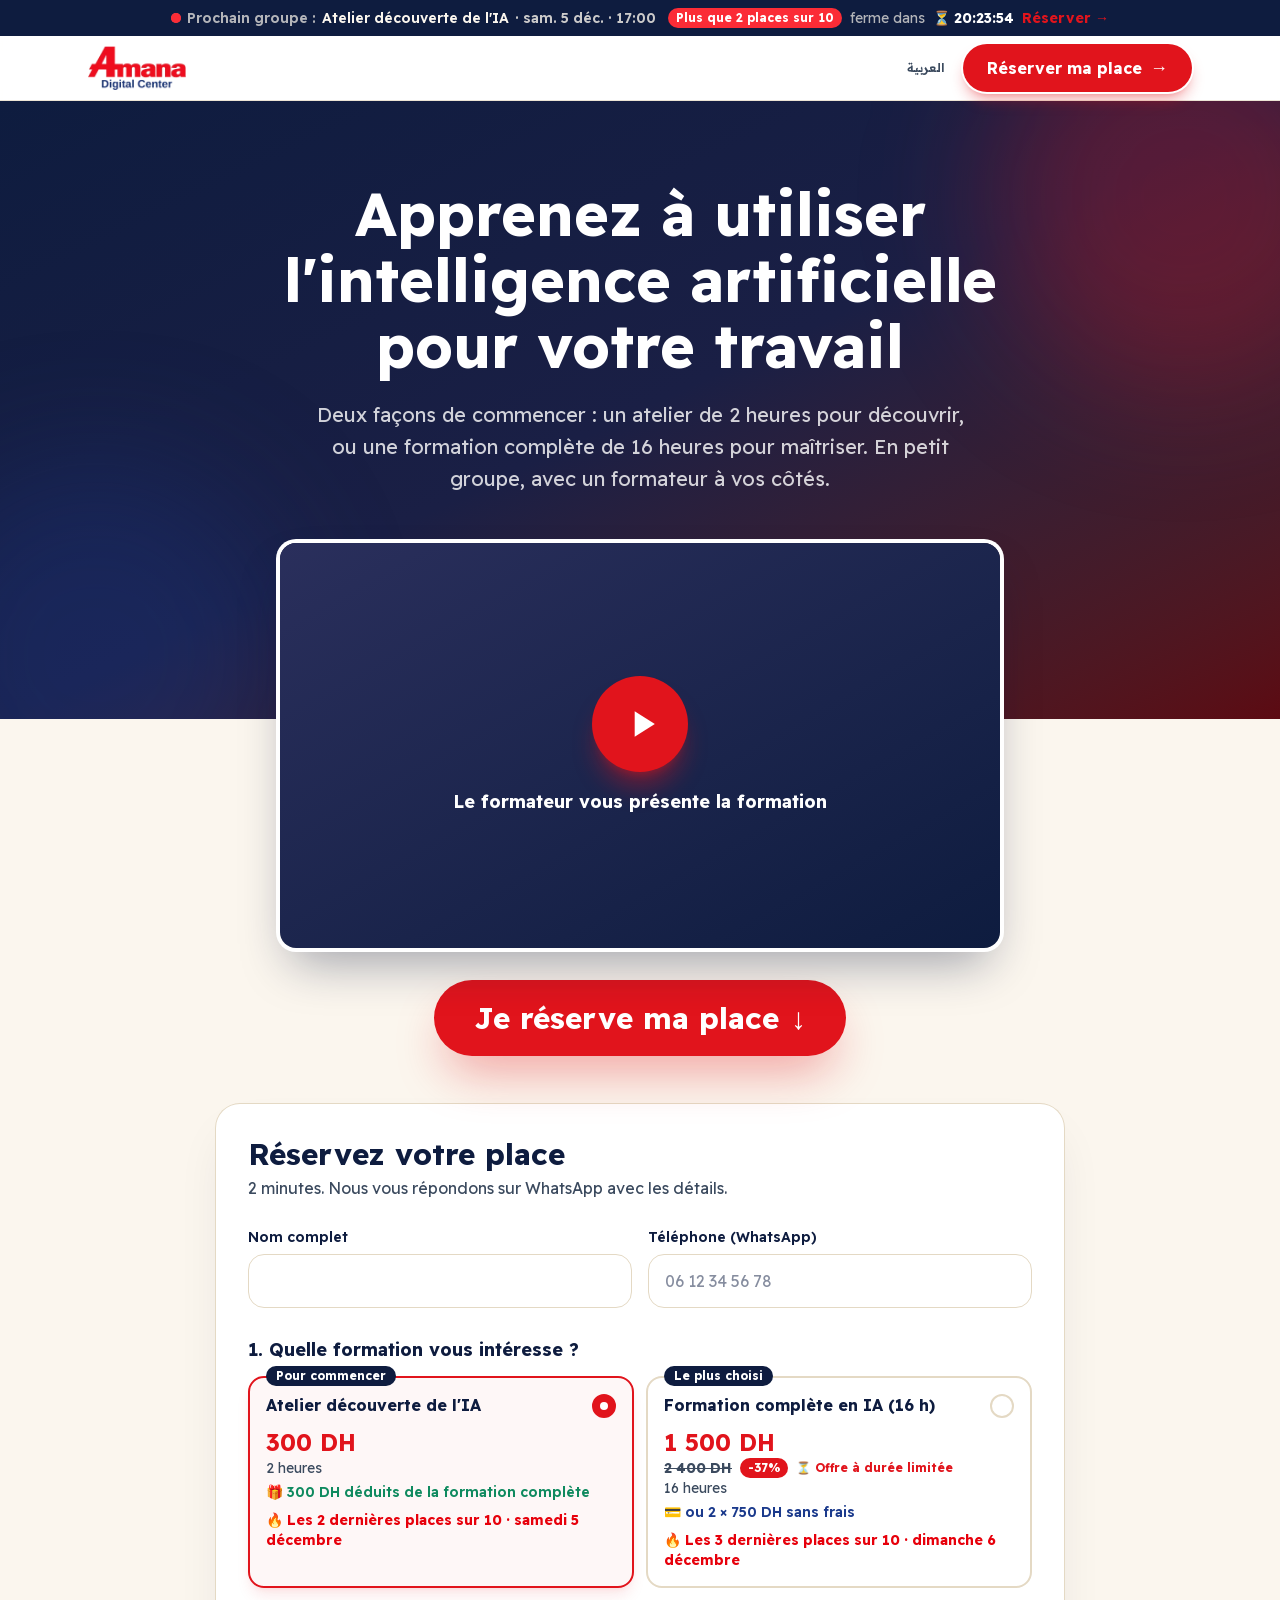
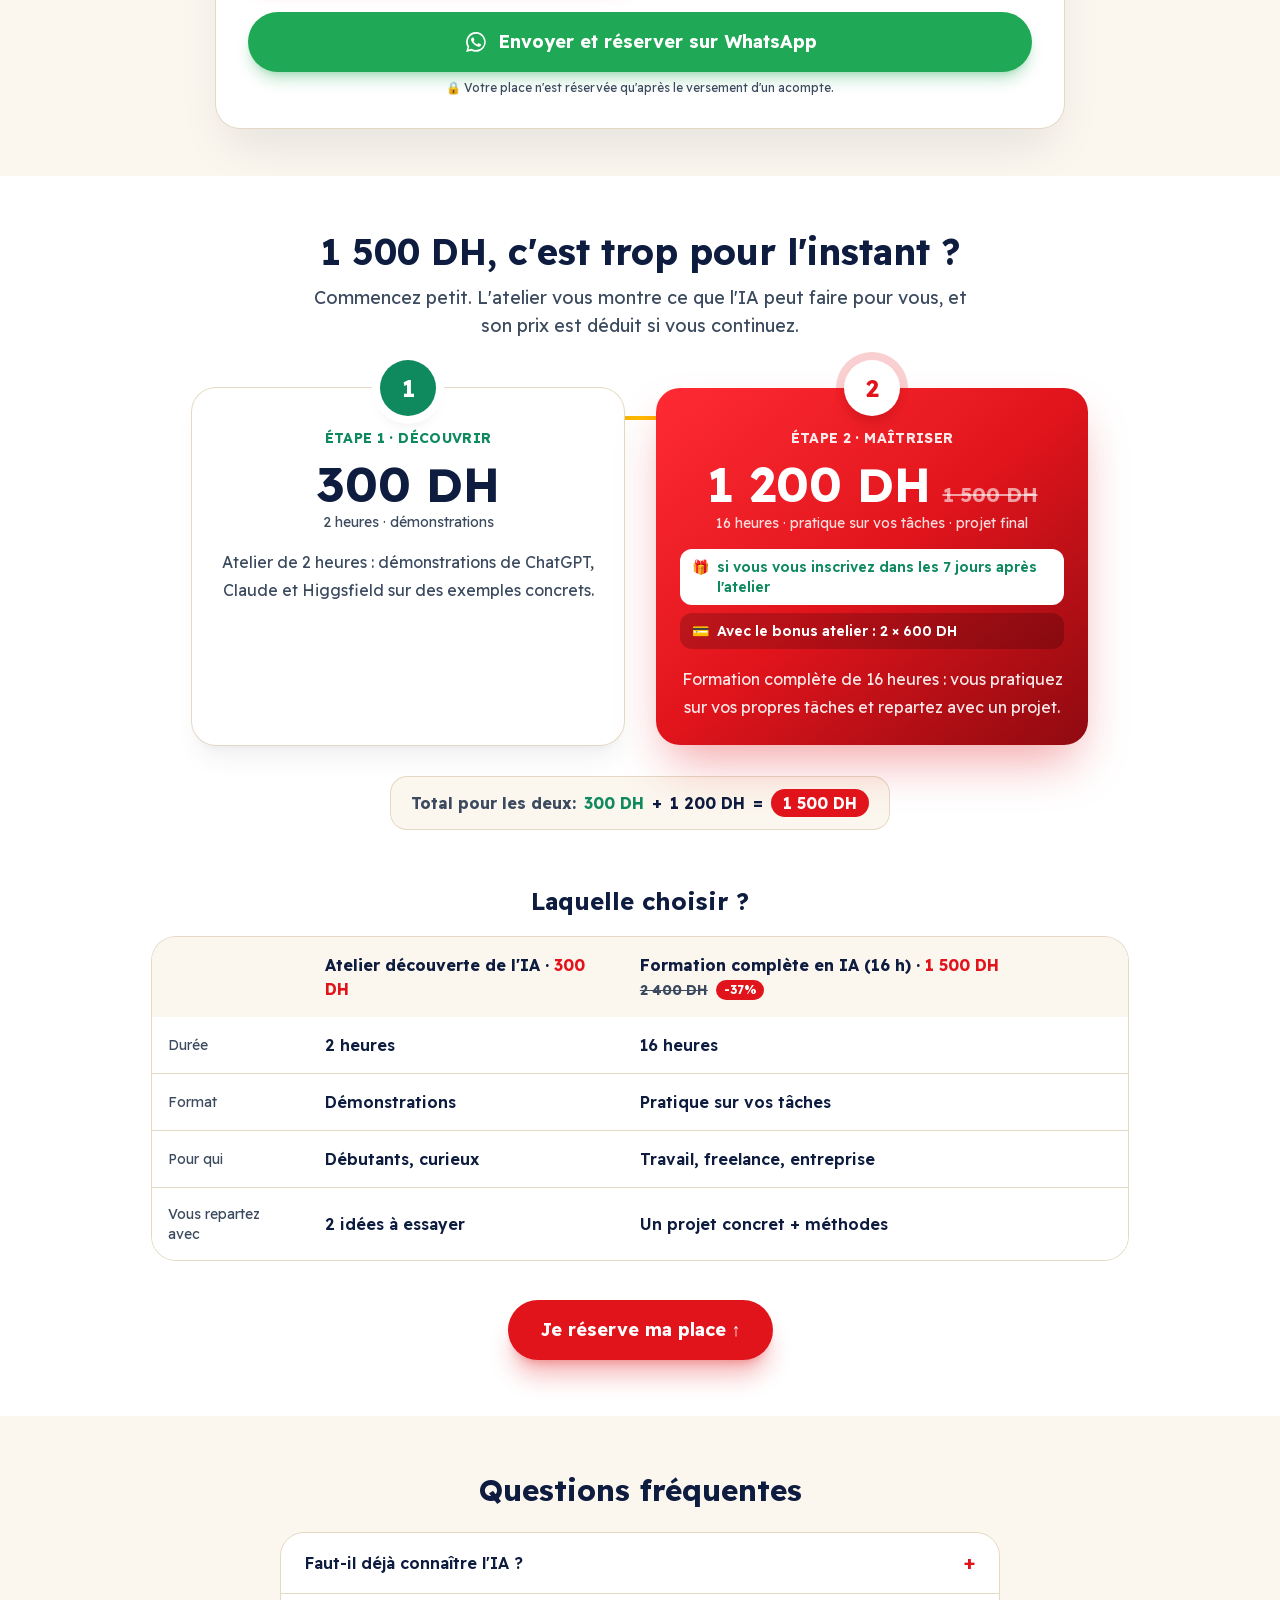
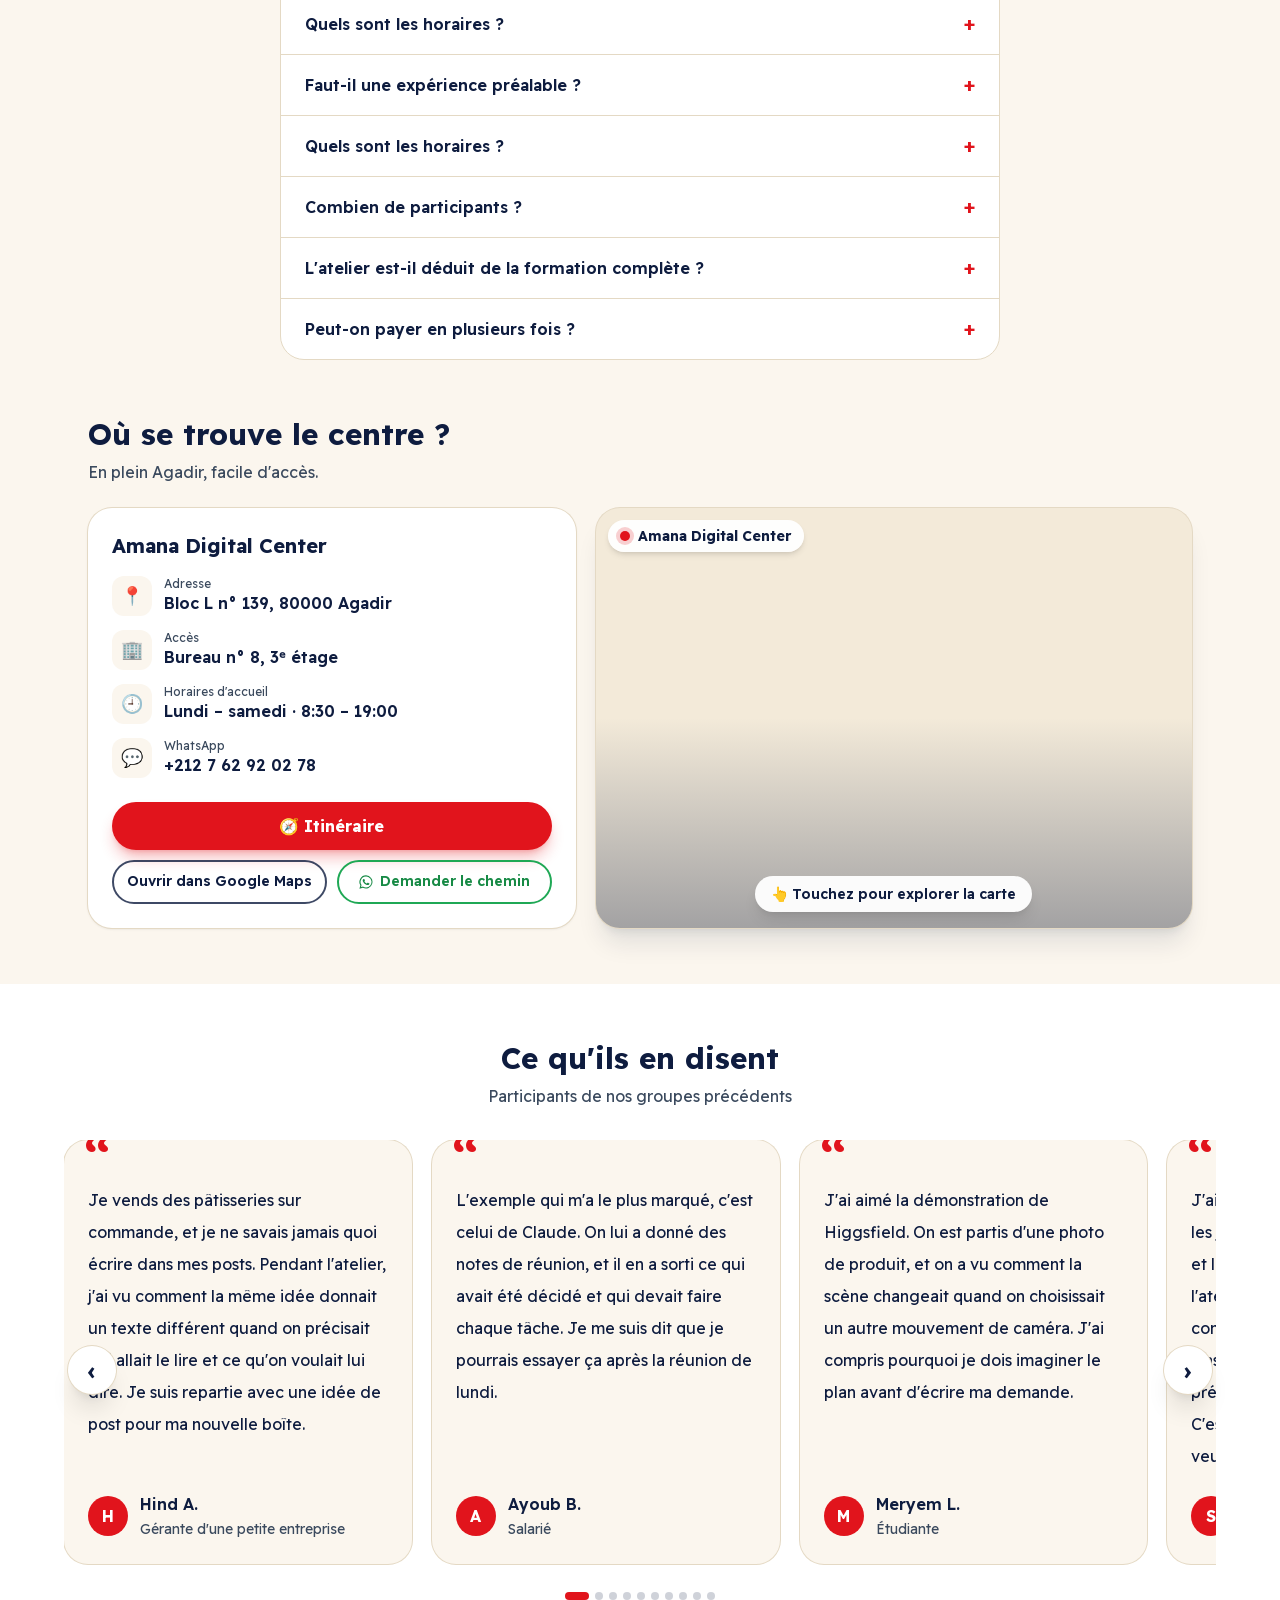
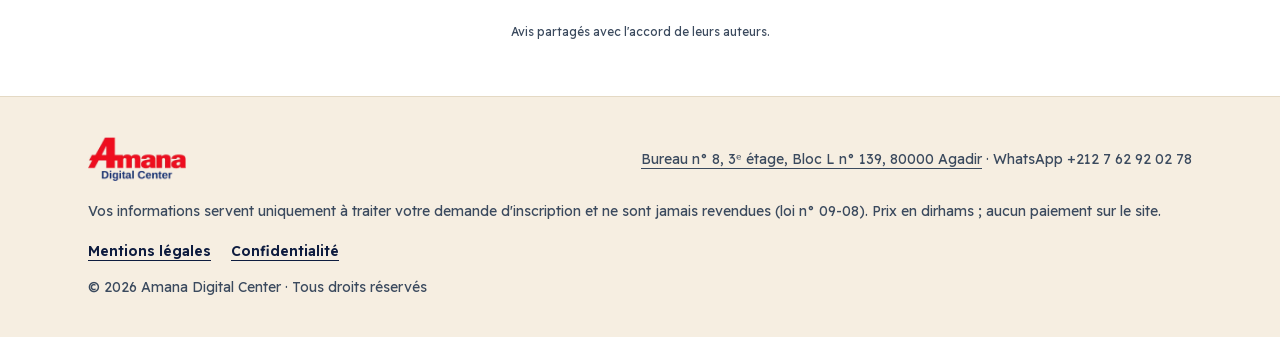
<file: fr/ia/index.html>
<!DOCTYPE html><!--6xvqWqN4wyJeD01iprwZy--><html lang="fr" dir="ltr" class="__variable_fde2ff"><head><meta charSet="utf-8"/><meta name="viewport" content="width=device-width, initial-scale=1"/><link rel="preload" as="image" href="/images/logo.webp"/><link rel="stylesheet" href="/_next/static/css/e26277f3ff22387f.css" data-precedence="next"/><link rel="preload" as="script" fetchPriority="low" href="/_next/static/chunks/webpack-77b3fde2aa4f811e.js"/><script src="/_next/static/chunks/4bd1b696-c023c6e3521b1417.js" async=""></script><script src="/_next/static/chunks/255-0e5ac6cd71b0e266.js" async=""></script><script src="/_next/static/chunks/main-app-0b44889a16dc16d8.js" async=""></script><script src="/_next/static/chunks/715-25e0f812a141e232.js" async=""></script><script src="/_next/static/chunks/840-3f96a9b5f1add878.js" async=""></script><script src="/_next/static/chunks/565-ce7dba9de871165c.js" async=""></script><script src="/_next/static/chunks/app/(fr)/fr/ia/page-a7a1dc286150ba83.js" async=""></script><meta name="theme-color" content="#0e1c3f"/><title>Formations IA à Agadir · Atelier 300 DH ou formation 1 500 DH</title><meta name="description" content="Atelier découverte de 2 h ou formation complète de 16 h en présentiel à Agadir. Petits groupes, prix de l&#x27;atelier déduit de la formation."/><meta name="robots" content="index, follow"/><link rel="canonical" href="https://ai.amanadigitalusa.com/fr/ia/"/><link rel="alternate" hrefLang="fr" href="https://ai.amanadigitalusa.com/fr/ia/"/><link rel="alternate" hrefLang="ar" href="https://ai.amanadigitalusa.com/ia/"/><link rel="alternate" hrefLang="x-default" href="https://ai.amanadigitalusa.com/ia/"/><meta property="og:title" content="Formations IA à Agadir · Atelier 300 DH ou formation 1 500 DH"/><meta property="og:description" content="Atelier découverte de 2 h ou formation complète de 16 h en présentiel à Agadir. Petits groupes, prix de l&#x27;atelier déduit de la formation."/><meta property="og:url" content="https://ai.amanadigitalusa.com/fr/ia/"/><meta property="og:site_name" content="Amana Digital Center"/><meta property="og:locale" content="fr_MA"/><meta property="og:image" content="https://ai.amanadigitalusa.com/og/fr-home.png"/><meta property="og:image:width" content="1200"/><meta property="og:image:height" content="630"/><meta property="og:image:alt" content="Formations IA à Agadir · Atelier 300 DH ou formation 1 500 DH"/><meta property="og:type" content="website"/><meta name="twitter:card" content="summary_large_image"/><meta name="twitter:title" content="Formations IA à Agadir · Atelier 300 DH ou formation 1 500 DH"/><meta name="twitter:description" content="Atelier découverte de 2 h ou formation complète de 16 h en présentiel à Agadir. Petits groupes, prix de l&#x27;atelier déduit de la formation."/><meta name="twitter:image" content="https://ai.amanadigitalusa.com/og/fr-home.png"/><link rel="icon" href="/icon.png?2f074693d754c445" type="image/png" sizes="192x192"/><link rel="apple-touch-icon" href="/apple-icon.png?5735bbc20b63a7ee" type="image/png" sizes="180x180"/><script src="/_next/static/chunks/polyfills-42372ed130431b0a.js" noModule=""></script></head><body class="font-sans"><div hidden=""><!--$--><!--/$--></div><a class="group block bg-ink text-sand transition hover:bg-[#13265a] focus-visible:outline-2 focus-visible:-outline-offset-2 focus-visible:outline-sun" href="/fr/atelier/#reserver"><div class="mx-auto flex max-w-6xl flex-wrap items-center justify-center gap-x-3 gap-y-1 px-4 py-2 text-[13px] leading-5 sm:text-sm"><span class="flex flex-wrap items-center justify-center gap-x-1.5 font-semibold"><span class="relative flex size-2.5" aria-hidden="true"><span class="absolute inline-flex size-full animate-ping rounded-full bg-red-400 opacity-75"></span><span class="relative inline-flex size-2.5 rounded-full bg-red-500"></span></span><span class="hidden text-sand/70 sm:inline">Prochain groupe<!-- --> :</span><span class="whitespace-nowrap">Atelier découverte de l&#x27;IA</span><span class="whitespace-nowrap text-sand/80">· <!-- -->sam. 21 nov.<!-- --> · <!-- -->17:00</span></span><span class="flex flex-wrap items-center justify-center gap-x-2 gap-y-1"><span class="whitespace-nowrap rounded-full bg-red-500 px-2 py-0.5 text-xs font-bold text-white">Plus que 2 places sur 10</span><span class="hidden text-sand/70 sm:inline">ferme dans</span><span class="flex items-center gap-1 whitespace-nowrap font-display font-bold text-white"><span aria-hidden="true">⏳</span><span class="tabular-nums" dir="ltr">--:--:--</span></span><span class="whitespace-nowrap font-bold text-sun transition group-hover:translate-x-0.5 rtl:group-hover:-translate-x-0.5">Réserver<!-- --> <!-- -->→</span></span></div></a><header class="sticky top-0 z-40 border-b border-line/70 bg-white/95 backdrop-blur"><div class="mx-auto flex h-16 max-w-6xl items-center justify-between gap-3 px-4 sm:px-6"><a class="flex items-center" aria-label="Amana Digital Center" href="/fr/"><img src="/images/logo.webp" alt="Amana Digital Center" decoding="async" class="h-11 w-auto " width="823" height="369"/></a><div class="flex items-center gap-2"><a hrefLang="ar" lang="ar" class="rounded-full px-2.5 py-1.5 text-xs font-semibold text-ink-soft underline-offset-4 transition hover:text-ink hover:underline" href="/ia/">العربية</a><a href="#reserver" class="book-pulse inline-flex min-h-12 items-center gap-2 rounded-full bg-sun px-5 py-3 text-base font-extrabold text-white shadow-lg shadow-sun/40 ring-2 ring-white transition hover:scale-[1.03] hover:bg-[#b80f16] active:scale-95 sm:px-6"><span class="hidden min-[400px]:inline">Réserver ma place</span><span class="min-[400px]:hidden">Réserver</span><span aria-hidden="true" class="text-lg leading-none rtl:-scale-x-100">→</span></a></div></div></header><main><section class="relative overflow-hidden bg-gradient-to-br from-ink via-[#1a1f45] to-[#5c0a12] text-white"><span class="pointer-events-none absolute -end-24 -top-24 size-96 rounded-full bg-sun/30 blur-3xl" aria-hidden="true"></span><span class="pointer-events-none absolute -bottom-32 -start-24 size-96 rounded-full bg-ocean/30 blur-3xl" aria-hidden="true"></span><div class="relative mx-auto max-w-4xl px-4 pb-40 pt-14 text-center sm:px-6 sm:pb-56 sm:pt-20"><h1 class="text-balance font-display text-4xl font-black leading-tight sm:text-6xl sm:leading-[1.1]">Apprenez à utiliser l&#x27;intelligence artificielle pour votre travail</h1><p class="mx-auto mt-5 max-w-2xl text-lg leading-8 text-white/80 sm:text-xl">Deux façons de commencer : un atelier de 2 heures pour découvrir, ou une formation complète de 16 heures pour maîtriser. En petit groupe, avec un formateur à vos côtés.</p></div></section><section class="relative z-10 mx-auto -mt-28 max-w-3xl px-4 sm:-mt-44 sm:px-6"><div class="relative grid aspect-video w-full place-items-center overflow-hidden rounded-2xl bg-gradient-to-br from-[#2a2f5c] to-ink shadow-2xl shadow-ink/40 ring-4 ring-white"><div class="text-center text-white"><span class="mx-auto grid size-20 place-items-center rounded-full bg-sun shadow-xl shadow-sun/40 sm:size-24" aria-hidden="true"><svg viewBox="0 0 24 24" class="ms-1 size-9 fill-white sm:size-11"><path d="M8 5v14l11-7z"></path></svg></span><p class="mt-4 font-display text-lg font-bold">Le formateur vous présente la formation</p></div></div><div class="mt-8 text-center"><a href="#reserver" class="book-pulse inline-flex min-h-16 w-full items-center justify-center gap-3 rounded-full bg-sun px-10 py-5 font-display text-2xl font-black text-white shadow-2xl shadow-sun/40 transition hover:scale-[1.02] hover:bg-[#b80f16] sm:w-auto sm:text-3xl">Je réserve ma place<!-- --> <span aria-hidden="true">↓</span></a></div></section><section id="reserver" class="mx-auto max-w-4xl scroll-mt-24 px-4 py-12 sm:px-6"><form noValidate="" class="rounded-3xl bg-white p-5 shadow-2xl shadow-ink/10 ring-1 ring-line sm:p-8"><h2 class="font-display text-2xl font-black sm:text-3xl">Réservez votre place</h2><p class="mt-1 text-ink-soft">2 minutes. Nous vous répondons sur WhatsApp avec les détails.</p><div class="mt-6 grid gap-4 sm:grid-cols-2"><label class="block"><span class="text-sm font-semibold">Nom complet</span><input autoComplete="name" class="mt-1.5 w-full rounded-2xl border border-line bg-white px-4 py-3.5 text-base outline-none transition focus:border-ocean focus:ring-4 focus:ring-ocean/15" aria-invalid="false" name="fullName"/></label><label class="block"><span class="text-sm font-semibold">Téléphone (WhatsApp)</span><input type="tel" inputMode="tel" autoComplete="tel" dir="ltr" placeholder="06 12 34 56 78" class="mt-1.5 w-full rounded-2xl border border-line bg-white px-4 py-3.5 text-base outline-none transition focus:border-ocean focus:ring-4 focus:ring-ocean/15 text-start" aria-invalid="false" name="phone"/></label></div><fieldset class="mt-7"><legend class="font-display text-lg font-bold">1. Quelle formation vous intéresse ?</legend><div class="mt-3 grid gap-3 sm:grid-cols-2"><label class="relative flex cursor-pointer flex-col rounded-2xl border-2 p-4 transition border-sun bg-red-50/60 shadow-lg shadow-sun/10"><input type="radio" class="sr-only" name="course" checked="" value="workshop"/><span class="absolute -top-3 start-4 rounded-full bg-ink px-2.5 py-0.5 text-xs font-bold text-white">Pour commencer</span><span class="flex items-start justify-between gap-3"><span class="font-display font-bold leading-snug">Atelier découverte de l&#x27;IA</span><span class="grid size-6 shrink-0 place-items-center rounded-full border-2 border-sun bg-sun"><span class="size-2 rounded-full bg-white"></span></span></span><span class="mt-2 font-display text-2xl font-black text-sun">300 DH</span><span class="text-sm text-ink-soft">2 heures</span><span class="mt-1 text-sm font-semibold text-palm">🎁 <!-- -->300 DH déduits de la formation complète</span><span class="mt-2 text-sm font-bold text-red-600">🔥 <!-- -->Les 2 dernières places sur 10<!-- --> · <!-- -->samedi 21 novembre</span></label><label class="relative flex cursor-pointer flex-col rounded-2xl border-2 p-4 transition border-line hover:border-ink/30"><input type="radio" class="sr-only" name="course" value="complete"/><span class="absolute -top-3 start-4 rounded-full bg-ink px-2.5 py-0.5 text-xs font-bold text-white">Le plus choisi</span><span class="flex items-start justify-between gap-3"><span class="font-display font-bold leading-snug">Formation complète en IA (16 h)</span><span class="grid size-6 shrink-0 place-items-center rounded-full border-2 border-line"></span></span><span class="mt-2 font-display text-2xl font-black text-sun">1 500 DH</span><span class="inline-flex flex-wrap items-center gap-x-2 gap-y-1 text-sm"><s class="font-bold text-ink-soft">2 400 DH</s><span class="rounded-full bg-sun px-2 py-0.5 text-xs font-black text-white" dir="ltr">-<!-- -->37<!-- -->%</span><span class="text-xs font-bold text-sun">⏳ <!-- -->Offre à durée limitée</span></span><span class="text-sm text-ink-soft">16 heures</span><span class="mt-1 text-sm font-semibold text-ocean">💳 <!-- -->ou 2 × 750 DH sans frais</span><span class="mt-2 text-sm font-bold text-red-600">🔥 <!-- -->Les 3 dernières places sur 10<!-- --> · <!-- -->dimanche 22 novembre</span></label></div></fieldset><button type="submit" class="pulse-ring mt-6 flex min-h-14 w-full items-center justify-center gap-2.5 rounded-full bg-[#1fa855] px-6 py-4 text-lg font-bold text-white shadow-lg shadow-[#1fa855]/30 transition hover:bg-[#178a45] disabled:opacity-70"><svg viewBox="0 0 24 24" fill="currentColor" class="size-6" aria-hidden="true"><path d="M12.04 2a9.9 9.9 0 0 0-8.5 15l-1.4 5.1 5.2-1.37A9.9 9.9 0 1 0 12.04 2Zm0 18.1a8.2 8.2 0 0 1-4.18-1.15l-.3-.18-3.09.81.83-3.01-.2-.31a8.2 8.2 0 1 1 6.94 3.84Zm4.5-6.14c-.25-.12-1.46-.72-1.69-.8-.23-.08-.39-.12-.56.13-.16.24-.64.8-.78.96-.14.17-.29.19-.53.06a6.7 6.7 0 0 1-3.32-2.9c-.25-.43.25-.4.72-1.33.08-.16.04-.3-.02-.43-.06-.12-.56-1.34-.76-1.84-.2-.48-.4-.41-.56-.42h-.47a.9.9 0 0 0-.66.31 2.76 2.76 0 0 0-.86 2.06 4.8 4.8 0 0 0 1 2.55 11 11 0 0 0 4.2 3.7c1.56.68 2.18.73 2.96.62.48-.07 1.46-.6 1.67-1.18.2-.58.2-1.07.14-1.18-.06-.1-.22-.16-.47-.29Z"></path></svg>Envoyer et réserver sur WhatsApp</button><p class="mt-2 text-center text-xs text-ink-soft">🔒 <!-- -->Votre place n&#x27;est réservée qu&#x27;après le versement d&#x27;un acompte.</p></form></section><section class="bg-white py-14"><div class="mx-auto max-w-5xl px-4 sm:px-6"><h2 class="text-center font-display text-3xl font-black sm:text-4xl">1 500 DH, c&#x27;est trop pour l&#x27;instant ?</h2><p class="mx-auto mt-3 max-w-2xl text-center text-lg text-ink-soft">Commencez petit. L&#x27;atelier vous montre ce que l&#x27;IA peut faire pour vous, et son prix est déduit si vous continuez.</p><ol class="relative mx-auto mt-12 grid max-w-4xl gap-6 md:grid-cols-2 md:gap-8"><span class="pointer-events-none absolute inset-x-1/4 top-7 hidden h-1 rounded-full bg-gradient-to-r from-palm via-amber-400 to-sun md:block" aria-hidden="true"></span><li class="relative flex flex-col rounded-3xl bg-white p-6 pt-10 text-center shadow-xl shadow-ink/5 ring-1 ring-line"><span class="absolute -top-7 start-1/2 grid size-14 -translate-x-1/2 place-items-center rounded-full bg-palm font-display text-2xl font-black text-white shadow-lg ring-8 ring-white rtl:translate-x-1/2">1</span><p class="text-sm font-bold uppercase tracking-wide text-palm">Étape 1 · Découvrir</p><p class="mt-3 whitespace-nowrap font-display text-4xl font-black sm:text-5xl">300 DH</p><p class="mt-1 text-sm text-ink-soft">2 heures · démonstrations</p><p class="mt-4 leading-7 text-ink-soft">Atelier de 2 heures : démonstrations de ChatGPT, Claude et Higgsfield sur des exemples concrets.</p></li><li class="relative flex flex-col rounded-3xl bg-gradient-to-br from-[#ff2a33] via-[#e1141c] to-[#8f0a10] p-6 pt-10 text-center text-white shadow-2xl shadow-sun/40"><span class="absolute -top-7 start-1/2 grid size-14 -translate-x-1/2 place-items-center rounded-full bg-white font-display text-2xl font-black text-sun shadow-lg ring-8 ring-sun/20 rtl:translate-x-1/2">2</span><p class="text-sm font-bold uppercase tracking-wide text-white/90">Étape 2 · Maîtriser</p><div class="mt-3 flex flex-wrap items-baseline justify-center gap-x-3"><span class="whitespace-nowrap font-display text-4xl font-black sm:text-5xl">1 200 DH</span><s class="text-xl font-bold text-white/60">1 500 DH</s></div><p class="mt-1 text-sm text-white/85">16 heures · pratique sur vos tâches · projet final</p><ul class="mx-auto mt-4 space-y-2 text-start text-sm font-semibold"><li class="flex items-start gap-2 rounded-xl bg-white px-3 py-2 text-palm"><span aria-hidden="true">🎁</span>si vous vous inscrivez dans les 7 jours après l&#x27;atelier</li><li class="flex items-start gap-2 rounded-xl bg-black/20 px-3 py-2"><span aria-hidden="true">💳</span>Avec le bonus atelier : 2 × 600 DH</li></ul><p class="mt-4 leading-7 text-white/90">Formation complète de 16 heures : vous pratiquez sur vos propres tâches et repartez avec un projet.</p></li></ol><div class="mx-auto mt-8 flex w-fit flex-wrap items-center justify-center gap-2 rounded-2xl bg-sand px-5 py-3 text-center font-display font-bold ring-1 ring-line"><span class="text-ink-soft">Total pour les deux<!-- -->:</span><span class="text-palm">300 DH</span>+<span>1 200 DH</span>=<span class="rounded-full bg-sun px-3 py-0.5 text-white">1 500 DH</span></div><h3 class="mt-14 text-center font-display text-2xl font-bold">Laquelle choisir ?</h3><div class="mt-5 overflow-x-auto rounded-3xl ring-1 ring-line"><table class="w-full min-w-[30rem] text-start"><thead class="bg-sand"><tr><th class="p-4 text-start text-sm text-ink-soft"></th><th class="p-4 text-start font-display">Atelier découverte de l&#x27;IA<!-- --> · <span class="text-sun">300 DH</span></th><th class="p-4 text-start font-display">Formation complète en IA (16 h)<!-- --> · <span class="text-sun">1 500 DH</span> <span class="inline-flex flex-wrap items-center gap-x-2 gap-y-1 text-sm"><s class="font-bold text-ink-soft">2 400 DH</s><span class="rounded-full bg-sun px-2 py-0.5 text-xs font-black text-white" dir="ltr">-<!-- -->37<!-- -->%</span></span></th></tr></thead><tbody class="divide-y divide-line bg-white"><tr><td class="p-4 text-sm text-ink-soft">Durée</td><td class="p-4 font-semibold">2 heures</td><td class="p-4 font-semibold">16 heures</td></tr><tr><td class="p-4 text-sm text-ink-soft">Format</td><td class="p-4 font-semibold">Démonstrations</td><td class="p-4 font-semibold">Pratique sur vos tâches</td></tr><tr><td class="p-4 text-sm text-ink-soft">Pour qui</td><td class="p-4 font-semibold">Débutants, curieux</td><td class="p-4 font-semibold">Travail, freelance, entreprise</td></tr><tr><td class="p-4 text-sm text-ink-soft">Vous repartez avec</td><td class="p-4 font-semibold">2 idées à essayer</td><td class="p-4 font-semibold">Un projet concret + méthodes</td></tr></tbody></table></div><div class="mt-10 text-center"><a href="#reserver" class="inline-flex min-h-14 items-center gap-2 rounded-full bg-sun px-8 py-4 text-lg font-extrabold text-white shadow-xl shadow-sun/30 transition hover:bg-[#b80f16]">Je réserve ma place<!-- --> ↑</a></div></div></section><section class="mx-auto max-w-3xl px-4 py-14 sm:px-6" aria-labelledby="faq-title"><h2 id="faq-title" class="text-center font-display text-2xl font-bold sm:text-3xl">Questions fréquentes</h2><div class="mt-6 divide-y divide-line rounded-3xl border border-line bg-white"><details class="group px-5 py-4 sm:px-6"><summary class="flex cursor-pointer items-center justify-between gap-4 font-semibold">Faut-il déjà connaître l&#x27;IA ?<span class="text-xl text-sun transition group-open:rotate-45" aria-hidden="true">+</span></summary><p class="mt-3 leading-8 text-ink-soft">Non. L&#x27;atelier est conçu pour les débutants.</p></details><details class="group px-5 py-4 sm:px-6"><summary class="flex cursor-pointer items-center justify-between gap-4 font-semibold">Quels sont les horaires ?<span class="text-xl text-sun transition group-open:rotate-45" aria-hidden="true">+</span></summary><p class="mt-3 leading-8 text-ink-soft">Le samedi de 17:00 à 19:00, à Amana Digital Center, Agadir.</p></details><details class="group px-5 py-4 sm:px-6"><summary class="flex cursor-pointer items-center justify-between gap-4 font-semibold">Faut-il une expérience préalable ?<span class="text-xl text-sun transition group-open:rotate-45" aria-hidden="true">+</span></summary><p class="mt-3 leading-8 text-ink-soft">Non. La formation commence par les bases de l&#x27;IA et l&#x27;écriture de prompts.</p></details><details class="group px-5 py-4 sm:px-6"><summary class="flex cursor-pointer items-center justify-between gap-4 font-semibold">Quels sont les horaires ?<span class="text-xl text-sun transition group-open:rotate-45" aria-hidden="true">+</span></summary><p class="mt-3 leading-8 text-ink-soft">Le dimanche à partir de 11:00, à Amana Digital Center, Agadir. 16 heures au total.</p></details><details class="group px-5 py-4 sm:px-6"><summary class="flex cursor-pointer items-center justify-between gap-4 font-semibold">Combien de participants ?<span class="text-xl text-sun transition group-open:rotate-45" aria-hidden="true">+</span></summary><p class="mt-3 leading-8 text-ink-soft">10 participants maximum par groupe, pour avoir le temps de pratiquer et poser vos questions.</p></details><details class="group px-5 py-4 sm:px-6"><summary class="flex cursor-pointer items-center justify-between gap-4 font-semibold">L&#x27;atelier est-il déduit de la formation complète ?<span class="text-xl text-sun transition group-open:rotate-45" aria-hidden="true">+</span></summary><p class="mt-3 leading-8 text-ink-soft">Oui. Si vous vous inscrivez à la formation complète dans les 7 jours qui suivent votre atelier, les 300 DH de l&#x27;atelier sont déduits : vous payez 1 200 DH au lieu de 1 500 DH. Valable une fois par personne.</p></details><details class="group px-5 py-4 sm:px-6"><summary class="flex cursor-pointer items-center justify-between gap-4 font-semibold">Peut-on payer en plusieurs fois ?<span class="text-xl text-sun transition group-open:rotate-45" aria-hidden="true">+</span></summary><p class="mt-3 leading-8 text-ink-soft">Oui, la formation complète peut se payer en 2 fois sans frais : 750 DH à la confirmation de votre place, puis 750 DH à mi-parcours de la formation. Avec le bonus atelier, c&#x27;est 2 × 600 DH.</p></details></div><script type="application/ld+json">{"@context":"https://schema.org","@type":"FAQPage","mainEntity":[{"@type":"Question","name":"Faut-il déjà connaître l'IA ?","acceptedAnswer":{"@type":"Answer","text":"Non. L'atelier est conçu pour les débutants."}},{"@type":"Question","name":"Quels sont les horaires ?","acceptedAnswer":{"@type":"Answer","text":"Le samedi de 17:00 à 19:00, à Amana Digital Center, Agadir."}},{"@type":"Question","name":"Faut-il une expérience préalable ?","acceptedAnswer":{"@type":"Answer","text":"Non. La formation commence par les bases de l'IA et l'écriture de prompts."}},{"@type":"Question","name":"Quels sont les horaires ?","acceptedAnswer":{"@type":"Answer","text":"Le dimanche à partir de 11:00, à Amana Digital Center, Agadir. 16 heures au total."}},{"@type":"Question","name":"Combien de participants ?","acceptedAnswer":{"@type":"Answer","text":"10 participants maximum par groupe, pour avoir le temps de pratiquer et poser vos questions."}},{"@type":"Question","name":"L'atelier est-il déduit de la formation complète ?","acceptedAnswer":{"@type":"Answer","text":"Oui. Si vous vous inscrivez à la formation complète dans les 7 jours qui suivent votre atelier, les 300 DH de l'atelier sont déduits : vous payez 1 200 DH au lieu de 1 500 DH. Valable une fois par personne."}},{"@type":"Question","name":"Peut-on payer en plusieurs fois ?","acceptedAnswer":{"@type":"Answer","text":"Oui, la formation complète peut se payer en 2 fois sans frais : 750 DH à la confirmation de votre place, puis 750 DH à mi-parcours de la formation. Avec le bonus atelier, c'est 2 × 600 DH."}}]}</script></section><section class="mx-auto max-w-6xl px-4 pb-14 sm:px-6" aria-labelledby="map-title"><div class="text-center lg:text-start"><h2 id="map-title" class="font-display text-2xl font-bold sm:text-3xl">Où se trouve le centre ?</h2><p class="mt-2 text-ink-soft">En plein Agadir, facile d&#x27;accès.</p></div><div class="mt-6 grid gap-5 lg:grid-cols-[0.9fr_1.1fr]"><div class="flex flex-col rounded-3xl bg-white p-5 shadow-sm ring-1 ring-line sm:p-6"><p class="font-display text-xl font-bold">Amana Digital Center</p><dl class="mt-4 grid grid-cols-2 gap-x-4 gap-y-4 lg:grid-cols-1 lg:gap-y-3.5"><div class="flex min-w-0 flex-col items-start gap-2 sm:flex-row sm:gap-3"><span class="grid size-10 shrink-0 place-items-center rounded-xl bg-sand text-lg" aria-hidden="true">📍</span><div class="min-w-0"><dt class="text-xs text-ink-soft">Adresse</dt><dd class="break-words text-sm font-semibold leading-snug sm:text-base">Bloc L n° 139, 80000 Agadir</dd></div></div><div class="flex min-w-0 flex-col items-start gap-2 sm:flex-row sm:gap-3"><span class="grid size-10 shrink-0 place-items-center rounded-xl bg-sand text-lg" aria-hidden="true">🏢</span><div class="min-w-0"><dt class="text-xs text-ink-soft">Accès</dt><dd class="break-words text-sm font-semibold leading-snug sm:text-base">Bureau n° 8, 3ᵉ étage</dd></div></div><div class="flex min-w-0 flex-col items-start gap-2 sm:flex-row sm:gap-3"><span class="grid size-10 shrink-0 place-items-center rounded-xl bg-sand text-lg" aria-hidden="true">🕘</span><div class="min-w-0"><dt class="text-xs text-ink-soft">Horaires d&#x27;accueil</dt><dd class="break-words text-sm font-semibold leading-snug sm:text-base">Lundi – samedi<!-- --> · <span dir="ltr">8:30 – 19:00</span></dd></div></div><div class="flex min-w-0 flex-col items-start gap-2 sm:flex-row sm:gap-3"><span class="grid size-10 shrink-0 place-items-center rounded-xl bg-sand text-lg" aria-hidden="true">💬</span><div class="min-w-0"><dt class="text-xs text-ink-soft">WhatsApp</dt><dd class="break-words text-sm font-semibold leading-snug sm:text-base" dir="ltr">+212 7 62 92 02 78</dd></div></div></dl><div class="mt-6 grid gap-2.5 sm:mt-auto sm:pt-6"><a href="https://www.google.com/maps/dir/?api=1&amp;destination=30.3933365,-9.5436816" target="_blank" rel="noopener noreferrer" class="flex min-h-12 items-center justify-center gap-2 rounded-full bg-sun px-5 py-3 font-bold text-white shadow-lg shadow-sun/30 transition hover:bg-[#b80f16]">🧭 <!-- -->Itinéraire</a><div class="grid grid-cols-2 gap-2.5"><a href="https://www.google.com/maps/place/Amana+Digital+Studio/@30.3933365,-9.5436816,17z/data=!4m6!3m5!1s0xdb3c9e8570608f3:0xf12da359aaa9b23f!8m2!3d30.3933365!4d-9.5436816" target="_blank" rel="noopener noreferrer" class="flex min-h-11 items-center justify-center rounded-full border-2 border-ink/80 px-3 py-2 text-center text-sm font-semibold leading-tight transition hover:bg-ink hover:text-sand">Ouvrir dans Google Maps</a><a href="https://wa.me/212762920278?text=Bonjour%20Amana%20Digital%20Center%2C%20pouvez-vous%20m&#x27;indiquer%20comment%20venir%20au%20centre%20%3F" target="_blank" rel="noopener noreferrer" class="flex min-h-11 items-center justify-center gap-1.5 rounded-full border-2 border-[#1fa855] px-3 py-2 text-center text-sm font-semibold leading-tight text-[#178a45] transition hover:bg-[#1fa855] hover:text-white"><svg viewBox="0 0 24 24" fill="currentColor" class="size-4 shrink-0" aria-hidden="true"><path d="M12.04 2a9.9 9.9 0 0 0-8.5 15l-1.4 5.1 5.2-1.37A9.9 9.9 0 1 0 12.04 2Zm0 18.1a8.2 8.2 0 0 1-4.18-1.15l-.3-.18-3.09.81.83-3.01-.2-.31a8.2 8.2 0 1 1 6.94 3.84Zm4.5-6.14c-.25-.12-1.46-.72-1.69-.8-.23-.08-.39-.12-.56.13-.16.24-.64.8-.78.96-.14.17-.29.19-.53.06a6.7 6.7 0 0 1-3.32-2.9c-.25-.43.25-.4.72-1.33.08-.16.04-.3-.02-.43-.06-.12-.56-1.34-.76-1.84-.2-.48-.4-.41-.56-.42h-.47a.9.9 0 0 0-.66.31 2.76 2.76 0 0 0-.86 2.06 4.8 4.8 0 0 0 1 2.55 11 11 0 0 0 4.2 3.7c1.56.68 2.18.73 2.96.62.48-.07 1.46-.6 1.67-1.18.2-.58.2-1.07.14-1.18-.06-.1-.22-.16-.47-.29Z"></path></svg>Demander le chemin</a></div></div></div><div class="relative h-full min-h-72 overflow-hidden rounded-3xl bg-sand-2 shadow-xl shadow-ink/10 ring-1 ring-line sm:min-h-80"><iframe src="https://maps.google.com/maps?q=30.3933365,-9.5436816&amp;z=17&amp;hl=fr&amp;output=embed" title="Amana Digital Center · Google Maps" class="absolute inset-0 size-full pointer-events-none" loading="lazy" referrerPolicy="no-referrer-when-downgrade"></iframe><button type="button" class="absolute inset-0 flex items-end justify-center bg-gradient-to-t from-ink/35 via-transparent to-transparent p-4" aria-label="Touchez pour explorer la carte"><span class="rounded-full bg-white/95 px-4 py-2 text-sm font-semibold text-ink shadow-lg">👆 <!-- -->Touchez pour explorer la carte</span></button><span class="pointer-events-none absolute start-3 top-3 flex items-center gap-2 rounded-full bg-white/95 px-3 py-1.5 text-sm font-bold text-ink shadow-md"><span class="size-2.5 rounded-full bg-sun ring-4 ring-sun/20" aria-hidden="true"></span>Amana Digital Center</span></div></div></section><section class="bg-white py-14" aria-labelledby="testimonials-title"><div class="mx-auto max-w-6xl px-4 sm:px-6"><h2 id="testimonials-title" class="text-center font-display text-2xl font-bold sm:text-3xl">Ce qu&#x27;ils en disent</h2><p class="mt-2 text-center text-ink-soft">Participants de nos groupes précédents</p><div class="mt-8"><div class="relative"><div class="-mx-4 flex snap-x snap-mandatory gap-5 overflow-x-auto scroll-smooth px-4 pb-4 [scrollbar-width:none] sm:-mx-6 sm:px-6 [&amp;::-webkit-scrollbar]:hidden"><div class="w-[85%] shrink-0 snap-start sm:w-[46%] lg:w-[31.5%]"><figure class="relative flex h-full flex-col rounded-3xl bg-sand p-6 pt-8 ring-1 ring-line"><span class="absolute -top-3 start-5 font-display text-6xl leading-none text-sun" aria-hidden="true">“</span><blockquote class="mt-3 leading-8">Je vends des pâtisseries sur commande, et je ne savais jamais quoi écrire dans mes posts. Pendant l&#x27;atelier, j&#x27;ai vu comment la même idée donnait un texte différent quand on précisait qui allait le lire et ce qu&#x27;on voulait lui dire. Je suis repartie avec une idée de post pour ma nouvelle boîte.</blockquote><figcaption class="mt-5 flex items-center gap-3 sm:mt-auto sm:pt-5"><span class="grid size-10 shrink-0 place-items-center rounded-full bg-sun font-display font-bold text-white" aria-hidden="true">H</span><span><span class="block font-display font-semibold">Hind A.</span><span class="text-sm text-ink-soft">Gérante d&#x27;une petite entreprise</span></span></figcaption></figure></div><div class="w-[85%] shrink-0 snap-start sm:w-[46%] lg:w-[31.5%]"><figure class="relative flex h-full flex-col rounded-3xl bg-sand p-6 pt-8 ring-1 ring-line"><span class="absolute -top-3 start-5 font-display text-6xl leading-none text-sun" aria-hidden="true">“</span><blockquote class="mt-3 leading-8">L&#x27;exemple qui m&#x27;a le plus marqué, c&#x27;est celui de Claude. On lui a donné des notes de réunion, et il en a sorti ce qui avait été décidé et qui devait faire chaque tâche. Je me suis dit que je pourrais essayer ça après la réunion de lundi.</blockquote><figcaption class="mt-5 flex items-center gap-3 sm:mt-auto sm:pt-5"><span class="grid size-10 shrink-0 place-items-center rounded-full bg-sun font-display font-bold text-white" aria-hidden="true">A</span><span><span class="block font-display font-semibold">Ayoub B.</span><span class="text-sm text-ink-soft">Salarié</span></span></figcaption></figure></div><div class="w-[85%] shrink-0 snap-start sm:w-[46%] lg:w-[31.5%]"><figure class="relative flex h-full flex-col rounded-3xl bg-sand p-6 pt-8 ring-1 ring-line"><span class="absolute -top-3 start-5 font-display text-6xl leading-none text-sun" aria-hidden="true">“</span><blockquote class="mt-3 leading-8">J&#x27;ai aimé la démonstration de Higgsfield. On est partis d&#x27;une photo de produit, et on a vu comment la scène changeait quand on choisissait un autre mouvement de caméra. J&#x27;ai compris pourquoi je dois imaginer le plan avant d&#x27;écrire ma demande.</blockquote><figcaption class="mt-5 flex items-center gap-3 sm:mt-auto sm:pt-5"><span class="grid size-10 shrink-0 place-items-center rounded-full bg-sun font-display font-bold text-white" aria-hidden="true">M</span><span><span class="block font-display font-semibold">Meryem L.</span><span class="text-sm text-ink-soft">Étudiante</span></span></figcaption></figure></div><div class="w-[85%] shrink-0 snap-start sm:w-[46%] lg:w-[31.5%]"><figure class="relative flex h-full flex-col rounded-3xl bg-sand p-6 pt-8 ring-1 ring-line"><span class="absolute -top-3 start-5 font-display text-6xl leading-none text-sun" aria-hidden="true">“</span><blockquote class="mt-3 leading-8">J&#x27;ai des questions qui reviennent tous les jours sur WhatsApp, comme le prix et le délai de livraison. Pendant l&#x27;atelier, le formateur nous a montré comment une demande peut être classée et recevoir une réponse préparée qu&#x27;on relit avant de l&#x27;envoyer. C&#x27;est exactement cet exemple que je veux essayer dans ma boutique.</blockquote><figcaption class="mt-5 flex items-center gap-3 sm:mt-auto sm:pt-5"><span class="grid size-10 shrink-0 place-items-center rounded-full bg-sun font-display font-bold text-white" aria-hidden="true">S</span><span><span class="block font-display font-semibold">Soufiane M.</span><span class="text-sm text-ink-soft">Gérant de boutique</span></span></figcaption></figure></div><div class="w-[85%] shrink-0 snap-start sm:w-[46%] lg:w-[31.5%]"><figure class="relative flex h-full flex-col rounded-3xl bg-sand p-6 pt-8 ring-1 ring-line"><span class="absolute -top-3 start-5 font-display text-6xl leading-none text-sun" aria-hidden="true">“</span><blockquote class="mt-3 leading-8">Je suis venue à l&#x27;atelier en sachant seulement poser des questions à ChatGPT. En deux heures, j&#x27;ai vu des exemples différents, et à la fin j&#x27;ai noté deux choses que je veux essayer dans mon travail. La première : organiser mes notes et en tirer les tâches de la semaine.</blockquote><figcaption class="mt-5 flex items-center gap-3 sm:mt-auto sm:pt-5"><span class="grid size-10 shrink-0 place-items-center rounded-full bg-sun font-display font-bold text-white" aria-hidden="true">F</span><span><span class="block font-display font-semibold">Fatima Zahra K.</span><span class="text-sm text-ink-soft">Participante à l&#x27;atelier</span></span></figcaption></figure></div><div class="w-[85%] shrink-0 snap-start sm:w-[46%] lg:w-[31.5%]"><figure class="relative flex h-full flex-col rounded-3xl bg-sand p-6 pt-8 ring-1 ring-line"><span class="absolute -top-3 start-5 font-display text-6xl leading-none text-ocean" aria-hidden="true">“</span><blockquote class="mt-3 leading-8">Au travail, je reçois chaque semaine un fichier de ventes, et je perdais du temps à en extraire les chiffres importants. Pendant la formation, j&#x27;ai essayé de demander à ChatGPT des chiffres précis et de vérifier les calculs dans le fichier d&#x27;origine. Maintenant, j&#x27;ai une méthode claire pour préparer mon rapport.</blockquote><figcaption class="mt-5 flex items-center gap-3 sm:mt-auto sm:pt-5"><span class="grid size-10 shrink-0 place-items-center rounded-full bg-ocean font-display font-bold text-white" aria-hidden="true">H</span><span><span class="block font-display font-semibold">Hamza A.</span><span class="text-sm text-ink-soft">Salarié</span></span></figcaption></figure></div><div class="w-[85%] shrink-0 snap-start sm:w-[46%] lg:w-[31.5%]"><figure class="relative flex h-full flex-col rounded-3xl bg-sand p-6 pt-8 ring-1 ring-line"><span class="absolute -top-3 start-5 font-display text-6xl leading-none text-ocean" aria-hidden="true">“</span><blockquote class="mt-3 leading-8">Je voulais faire une courte vidéo pour mon produit et je ne savais pas par où commencer. Pendant les séances, on a écrit le scénario, défini les plans et essayé les mouvements de caméra dans Higgsfield. Ce qui m&#x27;a le plus servi, c&#x27;est que je sais maintenant planifier la vidéo avant de commencer à travailler dessus.</blockquote><figcaption class="mt-5 flex items-center gap-3 sm:mt-auto sm:pt-5"><span class="grid size-10 shrink-0 place-items-center rounded-full bg-ocean font-display font-bold text-white" aria-hidden="true">I</span><span><span class="block font-display font-semibold">Imane B.</span><span class="text-sm text-ink-soft">Gérante d&#x27;une petite entreprise</span></span></figcaption></figure></div><div class="w-[85%] shrink-0 snap-start sm:w-[46%] lg:w-[31.5%]"><figure class="relative flex h-full flex-col rounded-3xl bg-sand p-6 pt-8 ring-1 ring-line"><span class="absolute -top-3 start-5 font-display text-6xl leading-none text-ocean" aria-hidden="true">“</span><blockquote class="mt-3 leading-8">Ce qui m&#x27;a facilité l&#x27;inscription, c&#x27;est de pouvoir payer en deux fois : 750 DH au début et 750 DH au milieu de la formation. Pour mon projet, on a travaillé avec Claude sur une page simple pour le service que je veux proposer, et je l&#x27;ai testée sur mon téléphone pour voir si les informations étaient claires.</blockquote><figcaption class="mt-5 flex items-center gap-3 sm:mt-auto sm:pt-5"><span class="grid size-10 shrink-0 place-items-center rounded-full bg-ocean font-display font-bold text-white" aria-hidden="true">Y</span><span><span class="block font-display font-semibold">Youssef M.</span><span class="text-sm text-ink-soft">Participant à la formation</span></span></figcaption></figure></div><div class="w-[85%] shrink-0 snap-start sm:w-[46%] lg:w-[31.5%]"><figure class="relative flex h-full flex-col rounded-3xl bg-sand p-6 pt-8 ring-1 ring-line"><span class="absolute -top-3 start-5 font-display text-6xl leading-none text-ocean" aria-hidden="true">“</span><blockquote class="mt-3 leading-8">La séance qui m&#x27;a le plus servi, c&#x27;est celle sur l&#x27;automatisation. On a essayé avec n8n de trier les demandes des clients et de préparer un brouillon de réponse à relire avant l&#x27;envoi. Cet exemple m&#x27;a fait comprendre où je peux gagner du temps dans mon travail quotidien.</blockquote><figcaption class="mt-5 flex items-center gap-3 sm:mt-auto sm:pt-5"><span class="grid size-10 shrink-0 place-items-center rounded-full bg-ocean font-display font-bold text-white" aria-hidden="true">K</span><span><span class="block font-display font-semibold">Kawtar L.</span><span class="text-sm text-ink-soft">Travaille dans le marketing</span></span></figcaption></figure></div><div class="w-[85%] shrink-0 snap-start sm:w-[46%] lg:w-[31.5%]"><figure class="relative flex h-full flex-col rounded-3xl bg-sand p-6 pt-8 ring-1 ring-line"><span class="absolute -top-3 start-5 font-display text-6xl leading-none text-ocean" aria-hidden="true">“</span><blockquote class="mt-3 leading-8">J&#x27;avais beaucoup d&#x27;idées et je ne savais pas quoi proposer à un client. Dans le projet final, j&#x27;ai choisi un seul service, je lui ai préparé un modèle de contenu, et j&#x27;ai rédigé une offre qui précise ce que je vais livrer et combien de temps ça va prendre. Maintenant, j&#x27;ai quelque chose à montrer au client dès le départ.</blockquote><figcaption class="mt-5 flex items-center gap-3 sm:mt-auto sm:pt-5"><span class="grid size-10 shrink-0 place-items-center rounded-full bg-ocean font-display font-bold text-white" aria-hidden="true">A</span><span><span class="block font-display font-semibold">Amine R.</span><span class="text-sm text-ink-soft">Veut se lancer en freelance</span></span></figcaption></figure></div></div><button type="button" aria-label="Avis précédent" class="absolute top-1/2 z-10 hidden size-12 -translate-y-1/2 place-items-center rounded-full bg-white text-2xl font-bold text-ink shadow-xl ring-1 ring-line transition hover:bg-sun hover:text-white md:grid -start-5 rtl:-scale-x-100">‹</button><button type="button" aria-label="Avis suivant" class="absolute top-1/2 z-10 hidden size-12 -translate-y-1/2 place-items-center rounded-full bg-white text-2xl font-bold text-ink shadow-xl ring-1 ring-line transition hover:bg-sun hover:text-white md:grid -end-5 rtl:-scale-x-100">›</button><div class="mt-3 flex justify-center gap-1.5" aria-hidden="true"><span class="h-2 rounded-full transition-all w-6 bg-sun"></span><span class="h-2 rounded-full transition-all w-2 bg-ink/20"></span><span class="h-2 rounded-full transition-all w-2 bg-ink/20"></span><span class="h-2 rounded-full transition-all w-2 bg-ink/20"></span><span class="h-2 rounded-full transition-all w-2 bg-ink/20"></span><span class="h-2 rounded-full transition-all w-2 bg-ink/20"></span><span class="h-2 rounded-full transition-all w-2 bg-ink/20"></span><span class="h-2 rounded-full transition-all w-2 bg-ink/20"></span><span class="h-2 rounded-full transition-all w-2 bg-ink/20"></span><span class="h-2 rounded-full transition-all w-2 bg-ink/20"></span></div></div></div><p class="mt-6 text-center text-xs text-ink-soft">Avis partagés avec l&#x27;accord de leurs auteurs.</p></div></section></main><footer class="border-t border-line bg-sand-2/60 pb-32 pt-10 sm:pb-10"><div class="mx-auto max-w-6xl space-y-4 px-4 text-sm text-ink-soft sm:px-6"><div class="flex flex-col gap-3 sm:flex-row sm:items-center sm:justify-between"><img src="/images/logo.webp" alt="Amana Digital Center" decoding="async" class="h-11 w-auto self-start" width="823" height="369"/><p><a href="https://www.google.com/maps/place/Amana+Digital+Studio/@30.3933365,-9.5436816,17z/data=!4m6!3m5!1s0xdb3c9e8570608f3:0xf12da359aaa9b23f!8m2!3d30.3933365!4d-9.5436816" target="_blank" rel="noopener noreferrer" class="underline underline-offset-4">Bureau n° 8, 3ᵉ étage, Bloc L n° 139, 80000 Agadir</a> · WhatsApp <span dir="ltr">+212 7 62 92 02 78</span></p></div><p class="leading-7">Vos informations servent uniquement à traiter votre demande d&#x27;inscription et ne sont jamais revendues (loi n° 09-08). Prix en dirhams ; aucun paiement sur le site.</p><nav class="flex flex-wrap gap-x-5 gap-y-2 font-semibold text-ink" aria-label="Mentions légales"><a class="underline underline-offset-4" href="/fr/mentions-legales/">Mentions légales</a><a class="underline underline-offset-4" href="/fr/mentions-legales/#donnees">Confidentialité</a></nav><p>© <!-- -->2026<!-- --> <!-- -->Amana Digital Center<!-- --> · <!-- -->Tous droits réservés</p></div></footer><div class="fixed inset-x-0 bottom-0 z-40 border-t border-line bg-white/95 px-4 pb-[calc(0.75rem+env(safe-area-inset-bottom))] pt-3 backdrop-blur sm:hidden"><a href="#reserver" class="flex min-h-12 items-center justify-center gap-2 rounded-full bg-sun font-display text-lg font-black text-white shadow-lg shadow-sun/30">Réserver ma place<span class="rounded-full bg-white/20 px-2 py-0.5 text-sm">1 500 DH<!-- --> <s class="opacity-70">2 400 DH</s></span></a></div><!--$--><!--/$--><script src="/_next/static/chunks/webpack-77b3fde2aa4f811e.js" id="_R_" async=""></script><script>(self.__next_f=self.__next_f||[]).push([0])</script><script>self.__next_f.push([1,"1:\"$Sreact.fragment\"\n2:I[9766,[],\"\"]\n3:I[8924,[],\"\"]\n4:I[8614,[\"715\",\"static/chunks/715-25e0f812a141e232.js\",\"840\",\"static/chunks/840-3f96a9b5f1add878.js\",\"565\",\"static/chunks/565-ce7dba9de871165c.js\",\"508\",\"static/chunks/app/(fr)/fr/ia/page-a7a1dc286150ba83.js\"],\"MetaPixel\"]\n5:I[9787,[\"715\",\"static/chunks/715-25e0f812a141e232.js\",\"840\",\"static/chunks/840-3f96a9b5f1add878.js\",\"565\",\"static/chunks/565-ce7dba9de871165c.js\",\"508\",\"static/chunks/app/(fr)/fr/ia/page-a7a1dc286150ba83.js\"],\"AnnouncementBar\"]\n6:I[2619,[\"715\",\"static/chunks/715-25e0f812a141e232.js\",\"840\",\"static/chunks/840-3f96a9b5f1add878.js\",\"565\",\"static/chunks/565-ce7dba9de871165c.js\",\"508\",\"static/chunks/app/(fr)/fr/ia/page-a7a1dc286150ba83.js\"],\"\"]\nd:I[7150,[],\"\"]\n:HL[\"/_next/static/css/e26277f3ff22387f.css\",\"style\"]\n"])</script><script>self.__next_f.push([1,"0:{\"P\":null,\"b\":\"6xvqWqN4wyJeD01iprwZy\",\"p\":\"\",\"c\":[\"\",\"fr\",\"ia\",\"\"],\"i\":false,\"f\":[[[\"\",{\"children\":[\"(fr)\",{\"children\":[\"fr\",{\"children\":[\"ia\",{\"children\":[\"__PAGE__\",{}]}]}]},\"$undefined\",\"$undefined\",true]}],[\"\",[\"$\",\"$1\",\"c\",{\"children\":[null,[\"$\",\"$L2\",null,{\"parallelRouterKey\":\"children\",\"error\":\"$undefined\",\"errorStyles\":\"$undefined\",\"errorScripts\":\"$undefined\",\"template\":[\"$\",\"$L3\",null,{}],\"templateStyles\":\"$undefined\",\"templateScripts\":\"$undefined\",\"notFound\":[[[\"$\",\"title\",null,{\"children\":\"404: This page could not be found.\"}],[\"$\",\"div\",null,{\"style\":{\"fontFamily\":\"system-ui,\\\"Segoe UI\\\",Roboto,Helvetica,Arial,sans-serif,\\\"Apple Color Emoji\\\",\\\"Segoe UI Emoji\\\"\",\"height\":\"100vh\",\"textAlign\":\"center\",\"display\":\"flex\",\"flexDirection\":\"column\",\"alignItems\":\"center\",\"justifyContent\":\"center\"},\"children\":[\"$\",\"div\",null,{\"children\":[[\"$\",\"style\",null,{\"dangerouslySetInnerHTML\":{\"__html\":\"body{color:#000;background:#fff;margin:0}.next-error-h1{border-right:1px solid rgba(0,0,0,.3)}@media (prefers-color-scheme:dark){body{color:#fff;background:#000}.next-error-h1{border-right:1px solid rgba(255,255,255,.3)}}\"}}],[\"$\",\"h1\",null,{\"className\":\"next-error-h1\",\"style\":{\"display\":\"inline-block\",\"margin\":\"0 20px 0 0\",\"padding\":\"0 23px 0 0\",\"fontSize\":24,\"fontWeight\":500,\"verticalAlign\":\"top\",\"lineHeight\":\"49px\"},\"children\":404}],[\"$\",\"div\",null,{\"style\":{\"display\":\"inline-block\"},\"children\":[\"$\",\"h2\",null,{\"style\":{\"fontSize\":14,\"fontWeight\":400,\"lineHeight\":\"49px\",\"margin\":0},\"children\":\"This page could not be found.\"}]}]]}]}]],[]],\"forbidden\":\"$undefined\",\"unauthorized\":\"$undefined\"}]]}],{\"children\":[\"(fr)\",[\"$\",\"$1\",\"c\",{\"children\":[[[\"$\",\"link\",\"0\",{\"rel\":\"stylesheet\",\"href\":\"/_next/static/css/e26277f3ff22387f.css\",\"precedence\":\"next\",\"crossOrigin\":\"$undefined\",\"nonce\":\"$undefined\"}]],[\"$\",\"html\",null,{\"lang\":\"fr\",\"dir\":\"ltr\",\"className\":\"__variable_fde2ff\",\"children\":[\"$\",\"body\",null,{\"className\":\"font-sans\",\"children\":[[\"$\",\"$L2\",null,{\"parallelRouterKey\":\"children\",\"error\":\"$undefined\",\"errorStyles\":\"$undefined\",\"errorScripts\":\"$undefined\",\"template\":[\"$\",\"$L3\",null,{}],\"templateStyles\":\"$undefined\",\"templateScripts\":\"$undefined\",\"notFound\":[[[\"$\",\"title\",null,{\"children\":\"404: This page could not be found.\"}],[\"$\",\"div\",null,{\"style\":\"$0:f:0:1:1:props:children:1:props:notFound:0:1:props:style\",\"children\":[\"$\",\"div\",null,{\"children\":[[\"$\",\"style\",null,{\"dangerouslySetInnerHTML\":{\"__html\":\"body{color:#000;background:#fff;margin:0}.next-error-h1{border-right:1px solid rgba(0,0,0,.3)}@media (prefers-color-scheme:dark){body{color:#fff;background:#000}.next-error-h1{border-right:1px solid rgba(255,255,255,.3)}}\"}}],[\"$\",\"h1\",null,{\"className\":\"next-error-h1\",\"style\":\"$0:f:0:1:1:props:children:1:props:notFound:0:1:props:children:props:children:1:props:style\",\"children\":404}],[\"$\",\"div\",null,{\"style\":\"$0:f:0:1:1:props:children:1:props:notFound:0:1:props:children:props:children:2:props:style\",\"children\":[\"$\",\"h2\",null,{\"style\":\"$0:f:0:1:1:props:children:1:props:notFound:0:1:props:children:props:children:2:props:children:props:style\",\"children\":\"This page could not be found.\"}]}]]}]}]],[]],\"forbidden\":\"$undefined\",\"unauthorized\":\"$undefined\"}],[\"$\",\"$L4\",null,{\"lang\":\"fr\",\"legalHref\":\"/fr/mentions-legales/\"}]]}]}]]}],{\"children\":[\"fr\",[\"$\",\"$1\",\"c\",{\"children\":[null,[\"$\",\"$L2\",null,{\"parallelRouterKey\":\"children\",\"error\":\"$undefined\",\"errorStyles\":\"$undefined\",\"errorScripts\":\"$undefined\",\"template\":[\"$\",\"$L3\",null,{}],\"templateStyles\":\"$undefined\",\"templateScripts\":\"$undefined\",\"notFound\":\"$undefined\",\"forbidden\":\"$undefined\",\"unauthorized\":\"$undefined\"}]]}],{\"children\":[\"ia\",[\"$\",\"$1\",\"c\",{\"children\":[null,[\"$\",\"$L2\",null,{\"parallelRouterKey\":\"children\",\"error\":\"$undefined\",\"errorStyles\":\"$undefined\",\"errorScripts\":\"$undefined\",\"template\":[\"$\",\"$L3\",null,{}],\"templateStyles\":\"$undefined\",\"templateScripts\":\"$undefined\",\"notFound\":\"$undefined\",\"forbidden\":\"$undefined\",\"unauthorized\":\"$undefined\"}]]}],{\"children\":[\"__PAGE__\",[\"$\",\"$1\",\"c\",{\"children\":[[[[\"$\",\"$L5\",null,{\"lang\":\"fr\",\"renderedAt\":1795043278103,\"courseId\":\"$undefined\"}],[\"$\",\"header\",null,{\"className\":\"sticky top-0 z-40 border-b border-line/70 bg-white/95 backdrop-blur\",\"children\":[\"$\",\"div\",null,{\"className\":\"mx-auto flex h-16 max-w-6xl items-center justify-between gap-3 px-4 sm:px-6\",\"children\":[[\"$\",\"$L6\",null,{\"href\":\"/fr/\",\"className\":\"flex items-center\",\"aria-label\":\"Amana Digital Center\",\"children\":[\"$\",\"img\",null,{\"src\":\"/images/logo.webp\",\"alt\":\"Amana Digital Center\",\"decoding\":\"async\",\"className\":\"h-11 w-auto \",\"width\":823,\"height\":369}]}],[\"$\",\"div\",null,{\"className\":\"flex items-center gap-2\",\"children\":[[\"$\",\"$L6\",null,{\"href\":\"/ia/\",\"hrefLang\":\"ar\",\"lang\":\"ar\",\"className\":\"rounded-full px-2.5 py-1.5 text-xs font-semibold text-ink-soft underline-offset-4 transition hover:text-ink hover:underline\",\"children\":\"العربية\"}],[\"$\",\"a\",null,{\"href\":\"#reserver\",\"className\":\"book-pulse inline-flex min-h-12 items-center gap-2 rounded-full bg-sun px-5 py-3 text-base font-extrabold text-white shadow-lg shadow-sun/40 ring-2 ring-white transition hover:scale-[1.03] hover:bg-[#b80f16] active:scale-95 sm:px-6\",\"children\":[[\"$\",\"span\",null,{\"className\":\"hidden min-[400px]:inline\",\"children\":\"Réserver ma place\"}],[\"$\",\"span\",null,{\"className\":\"min-[400px]:hidden\",\"children\":\"Réserver\"}],\"$L7\"]}]]}]]}]}]],\"$L8\",\"$L9\",\"$La\"],null,\"$Lb\"]}],{},null,false]},null,false]},null,false]},null,false]},null,false],\"$Lc\",false]],\"m\":\"$undefined\",\"G\":[\"$d\",[]],\"s\":false,\"S\":true}\n"])</script><script>self.__next_f.push([1,"e:I[14,[\"715\",\"static/chunks/715-25e0f812a141e232.js\",\"840\",\"static/chunks/840-3f96a9b5f1add878.js\",\"565\",\"static/chunks/565-ce7dba9de871165c.js\",\"508\",\"static/chunks/app/(fr)/fr/ia/page-a7a1dc286150ba83.js\"],\"DiscoverForm\"]\n19:I[8614,[\"715\",\"static/chunks/715-25e0f812a141e232.js\",\"840\",\"static/chunks/840-3f96a9b5f1add878.js\",\"565\",\"static/chunks/565-ce7dba9de871165c.js\",\"508\",\"static/chunks/app/(fr)/fr/ia/page-a7a1dc286150ba83.js\"],\"ManageCookies\"]\n1a:I[4431,[],\"OutletBoundary\"]\n1c:I[5278,[],\"AsyncMetadataOutlet\"]\n1e:I[4431,[],\"ViewportBoundary\"]\n20:I[4431,[],\"MetadataBoundary\"]\n21:\"$Sreact.suspense\"\n7:[\"$\",\"span\",null,{\"aria-hidden\":true,\"className\":\"text-lg leading-none rtl:-scale-x-100\",\"children\":\"→\"}]\n"])</script><script>self.__next_f.push([1,"8:[\"$\",\"main\",null,{\"children\":[[\"$\",\"section\",null,{\"className\":\"relative overflow-hidden bg-gradient-to-br from-ink via-[#1a1f45] to-[#5c0a12] text-white\",\"children\":[[\"$\",\"span\",null,{\"className\":\"pointer-events-none absolute -end-24 -top-24 size-96 rounded-full bg-sun/30 blur-3xl\",\"aria-hidden\":true}],[\"$\",\"span\",null,{\"className\":\"pointer-events-none absolute -bottom-32 -start-24 size-96 rounded-full bg-ocean/30 blur-3xl\",\"aria-hidden\":true}],[\"$\",\"div\",null,{\"className\":\"relative mx-auto max-w-4xl px-4 pb-40 pt-14 text-center sm:px-6 sm:pb-56 sm:pt-20\",\"children\":[[\"$\",\"h1\",null,{\"className\":\"text-balance font-display text-4xl font-black leading-tight sm:text-6xl sm:leading-[1.1]\",\"children\":\"Apprenez à utiliser l'intelligence artificielle pour votre travail\"}],[\"$\",\"p\",null,{\"className\":\"mx-auto mt-5 max-w-2xl text-lg leading-8 text-white/80 sm:text-xl\",\"children\":\"Deux façons de commencer : un atelier de 2 heures pour découvrir, ou une formation complète de 16 heures pour maîtriser. En petit groupe, avec un formateur à vos côtés.\"}]]}]]}],[\"$\",\"section\",null,{\"className\":\"relative z-10 mx-auto -mt-28 max-w-3xl px-4 sm:-mt-44 sm:px-6\",\"children\":[[\"$\",\"div\",null,{\"className\":\"relative grid aspect-video w-full place-items-center overflow-hidden rounded-2xl bg-gradient-to-br from-[#2a2f5c] to-ink shadow-2xl shadow-ink/40 ring-4 ring-white\",\"children\":[\"$\",\"div\",null,{\"className\":\"text-center text-white\",\"children\":[[\"$\",\"span\",null,{\"className\":\"mx-auto grid size-20 place-items-center rounded-full bg-sun shadow-xl shadow-sun/40 sm:size-24\",\"aria-hidden\":true,\"children\":[\"$\",\"svg\",null,{\"viewBox\":\"0 0 24 24\",\"className\":\"ms-1 size-9 fill-white sm:size-11\",\"children\":[\"$\",\"path\",null,{\"d\":\"M8 5v14l11-7z\"}]}]}],[\"$\",\"p\",null,{\"className\":\"mt-4 font-display text-lg font-bold\",\"children\":\"Le formateur vous présente la formation\"}]]}]}],[\"$\",\"div\",null,{\"className\":\"mt-8 text-center\",\"children\":[\"$\",\"a\",null,{\"href\":\"#reserver\",\"className\":\"book-pulse inline-flex min-h-16 w-full items-center justify-center gap-3 rounded-full bg-sun px-10 py-5 font-display text-2xl font-black text-white shadow-2xl shadow-sun/40 transition hover:scale-[1.02] hover:bg-[#b80f16] sm:w-auto sm:text-3xl\",\"children\":[\"Je réserve ma place\",\" \",[\"$\",\"span\",null,{\"aria-hidden\":true,\"children\":\"↓\"}]]}]}]]}],[\"$\",\"section\",null,{\"id\":\"reserver\",\"className\":\"mx-auto max-w-4xl scroll-mt-24 px-4 py-12 sm:px-6\",\"children\":[\"$\",\"$Le\",null,{\"lang\":\"fr\",\"renderedAt\":1795043278090}]}],[\"$\",\"section\",null,{\"className\":\"bg-white py-14\",\"children\":[\"$\",\"div\",null,{\"className\":\"mx-auto max-w-5xl px-4 sm:px-6\",\"children\":[[\"$\",\"h2\",null,{\"className\":\"text-center font-display text-3xl font-black sm:text-4xl\",\"children\":\"1 500 DH, c'est trop pour l'instant ?\"}],[\"$\",\"p\",null,{\"className\":\"mx-auto mt-3 max-w-2xl text-center text-lg text-ink-soft\",\"children\":\"Commencez petit. L'atelier vous montre ce que l'IA peut faire pour vous, et son prix est déduit si vous continuez.\"}],[\"$\",\"ol\",null,{\"className\":\"relative mx-auto mt-12 grid max-w-4xl gap-6 md:grid-cols-2 md:gap-8\",\"children\":[[\"$\",\"span\",null,{\"className\":\"pointer-events-none absolute inset-x-1/4 top-7 hidden h-1 rounded-full bg-gradient-to-r from-palm via-amber-400 to-sun md:block\",\"aria-hidden\":true}],[\"$\",\"li\",null,{\"className\":\"relative flex flex-col rounded-3xl bg-white p-6 pt-10 text-center shadow-xl shadow-ink/5 ring-1 ring-line\",\"children\":[[\"$\",\"span\",null,{\"className\":\"absolute -top-7 start-1/2 grid size-14 -translate-x-1/2 place-items-center rounded-full bg-palm font-display text-2xl font-black text-white shadow-lg ring-8 ring-white rtl:translate-x-1/2\",\"children\":\"1\"}],[\"$\",\"p\",null,{\"className\":\"text-sm font-bold uppercase tracking-wide text-palm\",\"children\":\"Étape 1 · Découvrir\"}],[\"$\",\"p\",null,{\"className\":\"mt-3 whitespace-nowrap font-display text-4xl font-black sm:text-5xl\",\"children\":\"300 DH\"}],\"$Lf\",\"$L10\"]}],\"$L11\"]}],\"$L12\",\"$L13\",\"$L14\",\"$L15\"]}]}],\"$L16\",\"$L17\",\"$L18\"]}]\n"])</script><script>self.__next_f.push([1,"9:[\"$\",\"footer\",null,{\"className\":\"border-t border-line bg-sand-2/60 pb-32 pt-10 sm:pb-10\",\"children\":[\"$\",\"div\",null,{\"className\":\"mx-auto max-w-6xl space-y-4 px-4 text-sm text-ink-soft sm:px-6\",\"children\":[[\"$\",\"div\",null,{\"className\":\"flex flex-col gap-3 sm:flex-row sm:items-center sm:justify-between\",\"children\":[[\"$\",\"img\",null,{\"src\":\"/images/logo.webp\",\"alt\":\"Amana Digital Center\",\"decoding\":\"async\",\"className\":\"h-11 w-auto self-start\",\"width\":823,\"height\":369}],[\"$\",\"p\",null,{\"children\":[[\"$\",\"a\",null,{\"href\":\"https://www.google.com/maps/place/Amana+Digital+Studio/@30.3933365,-9.5436816,17z/data=!4m6!3m5!1s0xdb3c9e8570608f3:0xf12da359aaa9b23f!8m2!3d30.3933365!4d-9.5436816\",\"target\":\"_blank\",\"rel\":\"noopener noreferrer\",\"className\":\"underline underline-offset-4\",\"children\":\"Bureau n° 8, 3ᵉ étage, Bloc L n° 139, 80000 Agadir\"}],[\" · WhatsApp \",[\"$\",\"span\",null,{\"dir\":\"ltr\",\"children\":\"+212 7 62 92 02 78\"}]]]}]]}],[\"$\",\"p\",null,{\"className\":\"leading-7\",\"children\":\"Vos informations servent uniquement à traiter votre demande d'inscription et ne sont jamais revendues (loi n° 09-08). Prix en dirhams ; aucun paiement sur le site.\"}],[\"$\",\"nav\",null,{\"className\":\"flex flex-wrap gap-x-5 gap-y-2 font-semibold text-ink\",\"aria-label\":\"Mentions légales\",\"children\":[[\"$\",\"$L6\",null,{\"href\":\"/fr/mentions-legales/\",\"className\":\"underline underline-offset-4\",\"children\":\"Mentions légales\"}],[\"$\",\"$L6\",null,{\"href\":\"/fr/mentions-legales/#donnees\",\"className\":\"underline underline-offset-4\",\"children\":\"Confidentialité\"}],[\"$\",\"$L19\",null,{\"label\":\"Gérer les cookies\"}]]}],[\"$\",\"p\",null,{\"children\":[\"© \",2026,\" \",\"Amana Digital Center\",\" · \",\"Tous droits réservés\"]}]]}]}]\n"])</script><script>self.__next_f.push([1,"a:[\"$\",\"div\",null,{\"className\":\"fixed inset-x-0 bottom-0 z-40 border-t border-line bg-white/95 px-4 pb-[calc(0.75rem+env(safe-area-inset-bottom))] pt-3 backdrop-blur sm:hidden\",\"children\":[\"$\",\"a\",null,{\"href\":\"#reserver\",\"className\":\"flex min-h-12 items-center justify-center gap-2 rounded-full bg-sun font-display text-lg font-black text-white shadow-lg shadow-sun/30\",\"children\":[\"Réserver ma place\",[\"$\",\"span\",null,{\"className\":\"rounded-full bg-white/20 px-2 py-0.5 text-sm\",\"children\":[\"1 500 DH\",\" \",[\"$\",\"s\",null,{\"className\":\"opacity-70\",\"children\":\"2 400 DH\"}]]}]]}]}]\nb:[\"$\",\"$L1a\",null,{\"children\":[\"$L1b\",[\"$\",\"$L1c\",null,{\"promise\":\"$@1d\"}]]}]\nc:[\"$\",\"$1\",\"h\",{\"children\":[null,[[\"$\",\"$L1e\",null,{\"children\":\"$L1f\"}],null],[\"$\",\"$L20\",null,{\"children\":[\"$\",\"div\",null,{\"hidden\":true,\"children\":[\"$\",\"$21\",null,{\"fallback\":null,\"children\":\"$L22\"}]}]}]]}]\n"])</script><script>self.__next_f.push([1,"27:I[1125,[\"715\",\"static/chunks/715-25e0f812a141e232.js\",\"840\",\"static/chunks/840-3f96a9b5f1add878.js\",\"565\",\"static/chunks/565-ce7dba9de871165c.js\",\"508\",\"static/chunks/app/(fr)/fr/ia/page-a7a1dc286150ba83.js\"],\"Rail\"]\nf:[\"$\",\"p\",null,{\"className\":\"mt-1 text-sm text-ink-soft\",\"children\":\"2 heures · démonstrations\"}]\n10:[\"$\",\"p\",null,{\"className\":\"mt-4 leading-7 text-ink-soft\",\"children\":\"Atelier de 2 heures : démonstrations de ChatGPT, Claude et Higgsfield sur des exemples concrets.\"}]\n"])</script><script>self.__next_f.push([1,"11:[\"$\",\"li\",null,{\"className\":\"relative flex flex-col rounded-3xl bg-gradient-to-br from-[#ff2a33] via-[#e1141c] to-[#8f0a10] p-6 pt-10 text-center text-white shadow-2xl shadow-sun/40\",\"children\":[[\"$\",\"span\",null,{\"className\":\"absolute -top-7 start-1/2 grid size-14 -translate-x-1/2 place-items-center rounded-full bg-white font-display text-2xl font-black text-sun shadow-lg ring-8 ring-sun/20 rtl:translate-x-1/2\",\"children\":\"2\"}],[\"$\",\"p\",null,{\"className\":\"text-sm font-bold uppercase tracking-wide text-white/90\",\"children\":\"Étape 2 · Maîtriser\"}],[\"$\",\"div\",null,{\"className\":\"mt-3 flex flex-wrap items-baseline justify-center gap-x-3\",\"children\":[[\"$\",\"span\",null,{\"className\":\"whitespace-nowrap font-display text-4xl font-black sm:text-5xl\",\"children\":\"1 200 DH\"}],[\"$\",\"s\",null,{\"className\":\"text-xl font-bold text-white/60\",\"children\":\"1 500 DH\"}]]}],[\"$\",\"p\",null,{\"className\":\"mt-1 text-sm text-white/85\",\"children\":\"16 heures · pratique sur vos tâches · projet final\"}],[\"$\",\"ul\",null,{\"className\":\"mx-auto mt-4 space-y-2 text-start text-sm font-semibold\",\"children\":[[\"$\",\"li\",null,{\"className\":\"flex items-start gap-2 rounded-xl bg-white px-3 py-2 text-palm\",\"children\":[[\"$\",\"span\",null,{\"aria-hidden\":true,\"children\":\"🎁\"}],\"si vous vous inscrivez dans les 7 jours après l'atelier\"]}],[\"$\",\"li\",null,{\"className\":\"flex items-start gap-2 rounded-xl bg-black/20 px-3 py-2\",\"children\":[[\"$\",\"span\",null,{\"aria-hidden\":true,\"children\":\"💳\"}],\"Avec le bonus atelier : 2 × 600 DH\"]}]]}],[\"$\",\"p\",null,{\"className\":\"mt-4 leading-7 text-white/90\",\"children\":\"Formation complète de 16 heures : vous pratiquez sur vos propres tâches et repartez avec un projet.\"}]]}]\n"])</script><script>self.__next_f.push([1,"12:[\"$\",\"div\",null,{\"className\":\"mx-auto mt-8 flex w-fit flex-wrap items-center justify-center gap-2 rounded-2xl bg-sand px-5 py-3 text-center font-display font-bold ring-1 ring-line\",\"children\":[[\"$\",\"span\",null,{\"className\":\"text-ink-soft\",\"children\":[\"Total pour les deux\",\":\"]}],[\"$\",\"span\",null,{\"className\":\"text-palm\",\"children\":\"300 DH\"}],\"+\",[\"$\",\"span\",null,{\"children\":\"1 200 DH\"}],\"=\",[\"$\",\"span\",null,{\"className\":\"rounded-full bg-sun px-3 py-0.5 text-white\",\"children\":\"1 500 DH\"}]]}]\n13:[\"$\",\"h3\",null,{\"className\":\"mt-14 text-center font-display text-2xl font-bold\",\"children\":\"Laquelle choisir ?\"}]\n"])</script><script>self.__next_f.push([1,"14:[\"$\",\"div\",null,{\"className\":\"mt-5 overflow-x-auto rounded-3xl ring-1 ring-line\",\"children\":[\"$\",\"table\",null,{\"className\":\"w-full min-w-[30rem] text-start\",\"children\":[[\"$\",\"thead\",null,{\"className\":\"bg-sand\",\"children\":[\"$\",\"tr\",null,{\"children\":[[\"$\",\"th\",null,{\"className\":\"p-4 text-start text-sm text-ink-soft\"}],[\"$\",\"th\",null,{\"className\":\"p-4 text-start font-display\",\"children\":[\"Atelier découverte de l'IA\",\" · \",[\"$\",\"span\",null,{\"className\":\"text-sun\",\"children\":\"300 DH\"}]]}],[\"$\",\"th\",null,{\"className\":\"p-4 text-start font-display\",\"children\":[\"Formation complète en IA (16 h)\",\" · \",[\"$\",\"span\",null,{\"className\":\"text-sun\",\"children\":\"1 500 DH\"}],\" \",[\"$\",\"span\",null,{\"className\":\"inline-flex flex-wrap items-center gap-x-2 gap-y-1 text-sm\",\"children\":[[\"$\",\"s\",null,{\"className\":\"font-bold text-ink-soft\",\"children\":\"2 400 DH\"}],[\"$\",\"span\",null,{\"className\":\"rounded-full bg-sun px-2 py-0.5 text-xs font-black text-white\",\"dir\":\"ltr\",\"children\":[\"-\",37,\"%\"]}],false]}]]}]]}]}],[\"$\",\"tbody\",null,{\"className\":\"divide-y divide-line bg-white\",\"children\":[[\"$\",\"tr\",\"Durée\",{\"children\":[[\"$\",\"td\",null,{\"className\":\"p-4 text-sm text-ink-soft\",\"children\":\"Durée\"}],[\"$\",\"td\",null,{\"className\":\"p-4 font-semibold\",\"children\":\"2 heures\"}],[\"$\",\"td\",null,{\"className\":\"p-4 font-semibold\",\"children\":\"16 heures\"}]]}],[\"$\",\"tr\",\"Format\",{\"children\":[[\"$\",\"td\",null,{\"className\":\"p-4 text-sm text-ink-soft\",\"children\":\"Format\"}],[\"$\",\"td\",null,{\"className\":\"p-4 font-semibold\",\"children\":\"Démonstrations\"}],[\"$\",\"td\",null,{\"className\":\"p-4 font-semibold\",\"children\":\"Pratique sur vos tâches\"}]]}],[\"$\",\"tr\",\"Pour qui\",{\"children\":[[\"$\",\"td\",null,{\"className\":\"p-4 text-sm text-ink-soft\",\"children\":\"Pour qui\"}],[\"$\",\"td\",null,{\"className\":\"p-4 font-semibold\",\"children\":\"Débutants, curieux\"}],[\"$\",\"td\",null,{\"className\":\"p-4 font-semibold\",\"children\":\"Travail, freelance, entreprise\"}]]}],[\"$\",\"tr\",\"Vous repartez avec\",{\"children\":[[\"$\",\"td\",null,{\"className\":\"p-4 text-sm text-ink-soft\",\"children\":\"Vous repartez avec\"}],[\"$\",\"td\",null,{\"className\":\"p-4 font-semibold\",\"children\":\"2 idées à essayer\"}],[\"$\",\"td\",null,{\"className\":\"p-4 font-semibold\",\"children\":\"Un projet concret + méthodes\"}]]}]]}]]}]}]\n"])</script><script>self.__next_f.push([1,"15:[\"$\",\"div\",null,{\"className\":\"mt-10 text-center\",\"children\":[\"$\",\"a\",null,{\"href\":\"#reserver\",\"className\":\"inline-flex min-h-14 items-center gap-2 rounded-full bg-sun px-8 py-4 text-lg font-extrabold text-white shadow-xl shadow-sun/30 transition hover:bg-[#b80f16]\",\"children\":[\"Je réserve ma place\",\" ↑\"]}]}]\n"])</script><script>self.__next_f.push([1,"16:[\"$\",\"section\",null,{\"className\":\"mx-auto max-w-3xl px-4 py-14 sm:px-6\",\"aria-labelledby\":\"faq-title\",\"children\":[[\"$\",\"h2\",null,{\"id\":\"faq-title\",\"className\":\"text-center font-display text-2xl font-bold sm:text-3xl\",\"children\":\"Questions fréquentes\"}],[\"$\",\"div\",null,{\"className\":\"mt-6 divide-y divide-line rounded-3xl border border-line bg-white\",\"children\":[[\"$\",\"details\",\"Faut-il déjà connaître l'IA ?\",{\"className\":\"group px-5 py-4 sm:px-6\",\"children\":[[\"$\",\"summary\",null,{\"className\":\"flex cursor-pointer items-center justify-between gap-4 font-semibold\",\"children\":[\"Faut-il déjà connaître l'IA ?\",[\"$\",\"span\",null,{\"className\":\"text-xl text-sun transition group-open:rotate-45\",\"aria-hidden\":true,\"children\":\"+\"}]]}],[\"$\",\"p\",null,{\"className\":\"mt-3 leading-8 text-ink-soft\",\"children\":\"Non. L'atelier est conçu pour les débutants.\"}]]}],[\"$\",\"details\",\"Quels sont les horaires ?\",{\"className\":\"group px-5 py-4 sm:px-6\",\"children\":[[\"$\",\"summary\",null,{\"className\":\"flex cursor-pointer items-center justify-between gap-4 font-semibold\",\"children\":[\"Quels sont les horaires ?\",[\"$\",\"span\",null,{\"className\":\"text-xl text-sun transition group-open:rotate-45\",\"aria-hidden\":true,\"children\":\"+\"}]]}],[\"$\",\"p\",null,{\"className\":\"mt-3 leading-8 text-ink-soft\",\"children\":\"Le samedi de 17:00 à 19:00, à Amana Digital Center, Agadir.\"}]]}],[\"$\",\"details\",\"Faut-il une expérience préalable ?\",{\"className\":\"group px-5 py-4 sm:px-6\",\"children\":[[\"$\",\"summary\",null,{\"className\":\"flex cursor-pointer items-center justify-between gap-4 font-semibold\",\"children\":[\"Faut-il une expérience préalable ?\",[\"$\",\"span\",null,{\"className\":\"text-xl text-sun transition group-open:rotate-45\",\"aria-hidden\":true,\"children\":\"+\"}]]}],[\"$\",\"p\",null,{\"className\":\"mt-3 leading-8 text-ink-soft\",\"children\":\"Non. La formation commence par les bases de l'IA et l'écriture de prompts.\"}]]}],[\"$\",\"details\",\"Quels sont les horaires ?\",{\"className\":\"group px-5 py-4 sm:px-6\",\"children\":[[\"$\",\"summary\",null,{\"className\":\"flex cursor-pointer items-center justify-between gap-4 font-semibold\",\"children\":[\"Quels sont les horaires ?\",[\"$\",\"span\",null,{\"className\":\"text-xl text-sun transition group-open:rotate-45\",\"aria-hidden\":true,\"children\":\"+\"}]]}],[\"$\",\"p\",null,{\"className\":\"mt-3 leading-8 text-ink-soft\",\"children\":\"Le dimanche à partir de 11:00, à Amana Digital Center, Agadir. 16 heures au total.\"}]]}],[\"$\",\"details\",\"Combien de participants ?\",{\"className\":\"group px-5 py-4 sm:px-6\",\"children\":[[\"$\",\"summary\",null,{\"className\":\"flex cursor-pointer items-center justify-between gap-4 font-semibold\",\"children\":[\"Combien de participants ?\",[\"$\",\"span\",null,{\"className\":\"text-xl text-sun transition group-open:rotate-45\",\"aria-hidden\":true,\"children\":\"+\"}]]}],[\"$\",\"p\",null,{\"className\":\"mt-3 leading-8 text-ink-soft\",\"children\":\"10 participants maximum par groupe, pour avoir le temps de pratiquer et poser vos questions.\"}]]}],[\"$\",\"details\",\"L'atelier est-il déduit de la formation complète ?\",{\"className\":\"group px-5 py-4 sm:px-6\",\"children\":[[\"$\",\"summary\",null,{\"className\":\"flex cursor-pointer items-center justify-between gap-4 font-semibold\",\"children\":[\"L'atelier est-il déduit de la formation complète ?\",[\"$\",\"span\",null,{\"className\":\"text-xl text-sun transition group-open:rotate-45\",\"aria-hidden\":true,\"children\":\"+\"}]]}],[\"$\",\"p\",null,{\"className\":\"mt-3 leading-8 text-ink-soft\",\"children\":\"Oui. Si vous vous inscrivez à la formation complète dans les 7 jours qui suivent votre atelier, les 300 DH de l'atelier sont déduits : vous payez 1 200 DH au lieu de 1 500 DH. Valable une fois par personne.\"}]]}],[\"$\",\"details\",\"Peut-on payer en plusieurs fois ?\",{\"className\":\"group px-5 py-4 sm:px-6\",\"children\":[[\"$\",\"summary\",null,{\"className\":\"flex cursor-pointer items-center justify-between gap-4 font-semibold\",\"children\":[\"Peut-on payer en plusieurs fois ?\",[\"$\",\"span\",null,{\"className\":\"text-xl text-sun transition group-open:rotate-45\",\"aria-hidden\":true,\"children\":\"+\"}]]}],\"$L23\"]}]]}],\"$L24\"]}]\n"])</script><script>self.__next_f.push([1,"17:[\"$\",\"section\",null,{\"className\":\"mx-auto max-w-6xl px-4 pb-14 sm:px-6\",\"aria-labelledby\":\"map-title\",\"children\":[[\"$\",\"div\",null,{\"className\":\"text-center lg:text-start\",\"children\":[[\"$\",\"h2\",null,{\"id\":\"map-title\",\"className\":\"font-display text-2xl font-bold sm:text-3xl\",\"children\":\"Où se trouve le centre ?\"}],[\"$\",\"p\",null,{\"className\":\"mt-2 text-ink-soft\",\"children\":\"En plein Agadir, facile d'accès.\"}]]}],[\"$\",\"div\",null,{\"className\":\"mt-6 grid gap-5 lg:grid-cols-[0.9fr_1.1fr]\",\"children\":[[\"$\",\"div\",null,{\"className\":\"flex flex-col rounded-3xl bg-white p-5 shadow-sm ring-1 ring-line sm:p-6\",\"children\":[[\"$\",\"p\",null,{\"className\":\"font-display text-xl font-bold\",\"children\":\"Amana Digital Center\"}],[\"$\",\"dl\",null,{\"className\":\"mt-4 grid grid-cols-2 gap-x-4 gap-y-4 lg:grid-cols-1 lg:gap-y-3.5\",\"children\":[[\"$\",\"div\",\"Adresse\",{\"className\":\"flex min-w-0 flex-col items-start gap-2 sm:flex-row sm:gap-3\",\"children\":[[\"$\",\"span\",null,{\"className\":\"grid size-10 shrink-0 place-items-center rounded-xl bg-sand text-lg\",\"aria-hidden\":true,\"children\":\"📍\"}],[\"$\",\"div\",null,{\"className\":\"min-w-0\",\"children\":[[\"$\",\"dt\",null,{\"className\":\"text-xs text-ink-soft\",\"children\":\"Adresse\"}],[\"$\",\"dd\",null,{\"className\":\"break-words text-sm font-semibold leading-snug sm:text-base\",\"dir\":\"$undefined\",\"children\":\"Bloc L n° 139, 80000 Agadir\"}]]}]]}],[\"$\",\"div\",\"Accès\",{\"className\":\"flex min-w-0 flex-col items-start gap-2 sm:flex-row sm:gap-3\",\"children\":[[\"$\",\"span\",null,{\"className\":\"grid size-10 shrink-0 place-items-center rounded-xl bg-sand text-lg\",\"aria-hidden\":true,\"children\":\"🏢\"}],[\"$\",\"div\",null,{\"className\":\"min-w-0\",\"children\":[[\"$\",\"dt\",null,{\"className\":\"text-xs text-ink-soft\",\"children\":\"Accès\"}],[\"$\",\"dd\",null,{\"className\":\"break-words text-sm font-semibold leading-snug sm:text-base\",\"dir\":\"$undefined\",\"children\":\"Bureau n° 8, 3ᵉ étage\"}]]}]]}],[\"$\",\"div\",\"Horaires d'accueil\",{\"className\":\"flex min-w-0 flex-col items-start gap-2 sm:flex-row sm:gap-3\",\"children\":[[\"$\",\"span\",null,{\"className\":\"grid size-10 shrink-0 place-items-center rounded-xl bg-sand text-lg\",\"aria-hidden\":true,\"children\":\"🕘\"}],[\"$\",\"div\",null,{\"className\":\"min-w-0\",\"children\":[[\"$\",\"dt\",null,{\"className\":\"text-xs text-ink-soft\",\"children\":\"Horaires d'accueil\"}],[\"$\",\"dd\",null,{\"className\":\"break-words text-sm font-semibold leading-snug sm:text-base\",\"dir\":\"$undefined\",\"children\":[\"Lundi – samedi\",\" · \",[\"$\",\"span\",null,{\"dir\":\"ltr\",\"children\":\"8:30 – 19:00\"}]]}]]}]]}],[\"$\",\"div\",\"WhatsApp\",{\"className\":\"flex min-w-0 flex-col items-start gap-2 sm:flex-row sm:gap-3\",\"children\":[[\"$\",\"span\",null,{\"className\":\"grid size-10 shrink-0 place-items-center rounded-xl bg-sand text-lg\",\"aria-hidden\":true,\"children\":\"💬\"}],[\"$\",\"div\",null,{\"className\":\"min-w-0\",\"children\":[[\"$\",\"dt\",null,{\"className\":\"text-xs text-ink-soft\",\"children\":\"WhatsApp\"}],[\"$\",\"dd\",null,{\"className\":\"break-words text-sm font-semibold leading-snug sm:text-base\",\"dir\":\"ltr\",\"children\":\"+212 7 62 92 02 78\"}]]}]]}]]}],[\"$\",\"div\",null,{\"className\":\"mt-6 grid gap-2.5 sm:mt-auto sm:pt-6\",\"children\":[[\"$\",\"a\",null,{\"href\":\"https://www.google.com/maps/dir/?api=1\u0026destination=30.3933365,-9.5436816\",\"target\":\"_blank\",\"rel\":\"noopener noreferrer\",\"className\":\"flex min-h-12 items-center justify-center gap-2 rounded-full bg-sun px-5 py-3 font-bold text-white shadow-lg shadow-sun/30 transition hover:bg-[#b80f16]\",\"children\":[\"🧭 \",\"Itinéraire\"]}],[\"$\",\"div\",null,{\"className\":\"grid grid-cols-2 gap-2.5\",\"children\":[[\"$\",\"a\",null,{\"href\":\"https://www.google.com/maps/place/Amana+Digital+Studio/@30.3933365,-9.5436816,17z/data=!4m6!3m5!1s0xdb3c9e8570608f3:0xf12da359aaa9b23f!8m2!3d30.3933365!4d-9.5436816\",\"target\":\"_blank\",\"rel\":\"noopener noreferrer\",\"className\":\"flex min-h-11 items-center justify-center rounded-full border-2 border-ink/80 px-3 py-2 text-center text-sm font-semibold leading-tight transition hover:bg-ink hover:text-sand\",\"children\":\"Ouvrir dans Google Maps\"}],[\"$\",\"a\",null,{\"href\":\"https://wa.me/212762920278?text=Bonjour%20Amana%20Digital%20Center%2C%20pouvez-vous%20m'indiquer%20comment%20venir%20au%20centre%20%3F\",\"target\":\"_blank\",\"rel\":\"noopener noreferrer\",\"className\":\"flex min-h-11 items-center justify-center gap-1.5 rounded-full border-2 border-[#1fa855] px-3 py-2 text-center text-sm font-semibold leading-tight text-[#178a45] transition hover:bg-[#1fa855] hover:text-white\",\"children\":[\"$L25\",\"Demander le chemin\"]}]]}]]}]]}],\"$L26\"]}]]}]\n"])</script><script>self.__next_f.push([1,"18:[\"$\",\"section\",null,{\"className\":\"bg-white py-14\",\"aria-labelledby\":\"testimonials-title\",\"children\":[\"$\",\"div\",null,{\"className\":\"mx-auto max-w-6xl px-4 sm:px-6\",\"children\":[[\"$\",\"h2\",null,{\"id\":\"testimonials-title\",\"className\":\"text-center font-display text-2xl font-bold sm:text-3xl\",\"children\":\"Ce qu'ils en disent\"}],[\"$\",\"p\",null,{\"className\":\"mt-2 text-center text-ink-soft\",\"children\":\"Participants de nos groupes précédents\"}],[\"$\",\"div\",null,{\"className\":\"mt-8\",\"children\":[\"$\",\"$L27\",null,{\"prevLabel\":\"Avis précédent\",\"nextLabel\":\"Avis suivant\",\"children\":[[\"$\",\"figure\",\"Hind A.\",{\"className\":\"relative flex h-full flex-col rounded-3xl bg-sand p-6 pt-8 ring-1 ring-line\",\"children\":[[\"$\",\"span\",null,{\"className\":\"absolute -top-3 start-5 font-display text-6xl leading-none text-sun\",\"aria-hidden\":true,\"children\":\"“\"}],\"$undefined\",[\"$\",\"blockquote\",null,{\"className\":\"mt-3 leading-8\",\"children\":\"Je vends des pâtisseries sur commande, et je ne savais jamais quoi écrire dans mes posts. Pendant l'atelier, j'ai vu comment la même idée donnait un texte différent quand on précisait qui allait le lire et ce qu'on voulait lui dire. Je suis repartie avec une idée de post pour ma nouvelle boîte.\"}],[\"$\",\"figcaption\",null,{\"className\":\"mt-5 flex items-center gap-3 sm:mt-auto sm:pt-5\",\"children\":[[\"$\",\"span\",null,{\"className\":\"grid size-10 shrink-0 place-items-center rounded-full bg-sun font-display font-bold text-white\",\"aria-hidden\":true,\"children\":\"H\"}],[\"$\",\"span\",null,{\"children\":[[\"$\",\"span\",null,{\"className\":\"block font-display font-semibold\",\"children\":\"Hind A.\"}],[\"$\",\"span\",null,{\"className\":\"text-sm text-ink-soft\",\"children\":\"Gérante d'une petite entreprise\"}]]}]]}]]}],[\"$\",\"figure\",\"Ayoub B.\",{\"className\":\"relative flex h-full flex-col rounded-3xl bg-sand p-6 pt-8 ring-1 ring-line\",\"children\":[[\"$\",\"span\",null,{\"className\":\"absolute -top-3 start-5 font-display text-6xl leading-none text-sun\",\"aria-hidden\":true,\"children\":\"“\"}],\"$undefined\",[\"$\",\"blockquote\",null,{\"className\":\"mt-3 leading-8\",\"children\":\"L'exemple qui m'a le plus marqué, c'est celui de Claude. On lui a donné des notes de réunion, et il en a sorti ce qui avait été décidé et qui devait faire chaque tâche. Je me suis dit que je pourrais essayer ça après la réunion de lundi.\"}],[\"$\",\"figcaption\",null,{\"className\":\"mt-5 flex items-center gap-3 sm:mt-auto sm:pt-5\",\"children\":[[\"$\",\"span\",null,{\"className\":\"grid size-10 shrink-0 place-items-center rounded-full bg-sun font-display font-bold text-white\",\"aria-hidden\":true,\"children\":\"A\"}],[\"$\",\"span\",null,{\"children\":[[\"$\",\"span\",null,{\"className\":\"block font-display font-semibold\",\"children\":\"Ayoub B.\"}],[\"$\",\"span\",null,{\"className\":\"text-sm text-ink-soft\",\"children\":\"Salarié\"}]]}]]}]]}],[\"$\",\"figure\",\"Meryem L.\",{\"className\":\"relative flex h-full flex-col rounded-3xl bg-sand p-6 pt-8 ring-1 ring-line\",\"children\":[[\"$\",\"span\",null,{\"className\":\"absolute -top-3 start-5 font-display text-6xl leading-none text-sun\",\"aria-hidden\":true,\"children\":\"“\"}],\"$undefined\",[\"$\",\"blockquote\",null,{\"className\":\"mt-3 leading-8\",\"children\":\"J'ai aimé la démonstration de Higgsfield. On est partis d'une photo de produit, et on a vu comment la scène changeait quand on choisissait un autre mouvement de caméra. J'ai compris pourquoi je dois imaginer le plan avant d'écrire ma demande.\"}],[\"$\",\"figcaption\",null,{\"className\":\"mt-5 flex items-center gap-3 sm:mt-auto sm:pt-5\",\"children\":[[\"$\",\"span\",null,{\"className\":\"grid size-10 shrink-0 place-items-center rounded-full bg-sun font-display font-bold text-white\",\"aria-hidden\":true,\"children\":\"M\"}],[\"$\",\"span\",null,{\"children\":[[\"$\",\"span\",null,{\"className\":\"block font-display font-semibold\",\"children\":\"Meryem L.\"}],[\"$\",\"span\",null,{\"className\":\"text-sm text-ink-soft\",\"children\":\"Étudiante\"}]]}]]}]]}],[\"$\",\"figure\",\"Soufiane M.\",{\"className\":\"relative flex h-full flex-col rounded-3xl bg-sand p-6 pt-8 ring-1 ring-line\",\"children\":[[\"$\",\"span\",null,{\"className\":\"absolute -top-3 start-5 font-display text-6xl leading-none text-sun\",\"aria-hidden\":true,\"children\":\"“\"}],\"$undefined\",\"$L28\",\"$L29\"]}],\"$L2a\",\"$L2b\",\"$L2c\",\"$L2d\",\"$L2e\",\"$L2f\"]}]}],\"$L30\"]}]}]\n"])</script><script>self.__next_f.push([1,"32:I[9631,[\"715\",\"static/chunks/715-25e0f812a141e232.js\",\"840\",\"static/chunks/840-3f96a9b5f1add878.js\",\"565\",\"static/chunks/565-ce7dba9de871165c.js\",\"508\",\"static/chunks/app/(fr)/fr/ia/page-a7a1dc286150ba83.js\"],\"WhatsAppIcon\"]\n33:I[8372,[\"715\",\"static/chunks/715-25e0f812a141e232.js\",\"840\",\"static/chunks/840-3f96a9b5f1add878.js\",\"565\",\"static/chunks/565-ce7dba9de871165c.js\",\"508\",\"static/chunks/app/(fr)/fr/ia/page-a7a1dc286150ba83.js\"],\"MapEmbed\"]\n23:[\"$\",\"p\",null,{\"className\":\"mt-3 leading-8 text-ink-soft\",\"children\":\"Oui, la formation complète peut se payer en 2 fois sans frais : 750 DH à la confirmation de votre place, puis 750 DH à mi-parcours de la formation. Avec le bonus atelier, c'est 2 × 600 DH.\"}]\n31:T63c,"])</script><script>self.__next_f.push([1,"{\"@context\":\"https://schema.org\",\"@type\":\"FAQPage\",\"mainEntity\":[{\"@type\":\"Question\",\"name\":\"Faut-il déjà connaître l'IA ?\",\"acceptedAnswer\":{\"@type\":\"Answer\",\"text\":\"Non. L'atelier est conçu pour les débutants.\"}},{\"@type\":\"Question\",\"name\":\"Quels sont les horaires ?\",\"acceptedAnswer\":{\"@type\":\"Answer\",\"text\":\"Le samedi de 17:00 à 19:00, à Amana Digital Center, Agadir.\"}},{\"@type\":\"Question\",\"name\":\"Faut-il une expérience préalable ?\",\"acceptedAnswer\":{\"@type\":\"Answer\",\"text\":\"Non. La formation commence par les bases de l'IA et l'écriture de prompts.\"}},{\"@type\":\"Question\",\"name\":\"Quels sont les horaires ?\",\"acceptedAnswer\":{\"@type\":\"Answer\",\"text\":\"Le dimanche à partir de 11:00, à Amana Digital Center, Agadir. 16 heures au total.\"}},{\"@type\":\"Question\",\"name\":\"Combien de participants ?\",\"acceptedAnswer\":{\"@type\":\"Answer\",\"text\":\"10 participants maximum par groupe, pour avoir le temps de pratiquer et poser vos questions.\"}},{\"@type\":\"Question\",\"name\":\"L'atelier est-il déduit de la formation complète ?\",\"acceptedAnswer\":{\"@type\":\"Answer\",\"text\":\"Oui. Si vous vous inscrivez à la formation complète dans les 7 jours qui suivent votre atelier, les 300 DH de l'atelier sont déduits : vous payez 1 200 DH au lieu de 1 500 DH. Valable une fois par personne.\"}},{\"@type\":\"Question\",\"name\":\"Peut-on payer en plusieurs fois ?\",\"acceptedAnswer\":{\"@type\":\"Answer\",\"text\":\"Oui, la formation complète peut se payer en 2 fois sans frais : 750 DH à la confirmation de votre place, puis 750 DH à mi-parcours de la formation. Avec le bonus atelier, c'est 2 × 600 DH.\"}}]}"])</script><script>self.__next_f.push([1,"24:[\"$\",\"script\",null,{\"type\":\"application/ld+json\",\"dangerouslySetInnerHTML\":{\"__html\":\"$31\"}}]\n25:[\"$\",\"$L32\",null,{\"className\":\"size-4 shrink-0\"}]\n26:[\"$\",\"$L33\",null,{\"src\":\"https://maps.google.com/maps?q=30.3933365,-9.5436816\u0026z=17\u0026hl=fr\u0026output=embed\",\"title\":\"Amana Digital Center · Google Maps\",\"label\":\"Amana Digital Center\",\"hint\":\"Touchez pour explorer la carte\"}]\n28:[\"$\",\"blockquote\",null,{\"className\":\"mt-3 leading-8\",\"children\":\"J'ai des questions qui reviennent tous les jours sur WhatsApp, comme le prix et le délai de livraison. Pendant l'atelier, le formateur nous a montré comment une demande peut être classée et recevoir une réponse préparée qu'on relit avant de l'envoyer. C'est exactement cet exemple que je veux essayer dans ma boutique.\"}]\n29:[\"$\",\"figcaption\",null,{\"className\":\"mt-5 flex items-center gap-3 sm:mt-auto sm:pt-5\",\"children\":[[\"$\",\"span\",null,{\"className\":\"grid size-10 shrink-0 place-items-center rounded-full bg-sun font-display font-bold text-white\",\"aria-hidden\":true,\"children\":\"S\"}],[\"$\",\"span\",null,{\"children\":[[\"$\",\"span\",null,{\"className\":\"block font-display font-semibold\",\"children\":\"Soufiane M.\"}],[\"$\",\"span\",null,{\"className\":\"text-sm text-ink-soft\",\"children\":\"Gérant de boutique\"}]]}]]}]\n"])</script><script>self.__next_f.push([1,"2a:[\"$\",\"figure\",\"Fatima Zahra K.\",{\"className\":\"relative flex h-full flex-col rounded-3xl bg-sand p-6 pt-8 ring-1 ring-line\",\"children\":[[\"$\",\"span\",null,{\"className\":\"absolute -top-3 start-5 font-display text-6xl leading-none text-sun\",\"aria-hidden\":true,\"children\":\"“\"}],\"$undefined\",[\"$\",\"blockquote\",null,{\"className\":\"mt-3 leading-8\",\"children\":\"Je suis venue à l'atelier en sachant seulement poser des questions à ChatGPT. En deux heures, j'ai vu des exemples différents, et à la fin j'ai noté deux choses que je veux essayer dans mon travail. La première : organiser mes notes et en tirer les tâches de la semaine.\"}],[\"$\",\"figcaption\",null,{\"className\":\"mt-5 flex items-center gap-3 sm:mt-auto sm:pt-5\",\"children\":[[\"$\",\"span\",null,{\"className\":\"grid size-10 shrink-0 place-items-center rounded-full bg-sun font-display font-bold text-white\",\"aria-hidden\":true,\"children\":\"F\"}],[\"$\",\"span\",null,{\"children\":[[\"$\",\"span\",null,{\"className\":\"block font-display font-semibold\",\"children\":\"Fatima Zahra K.\"}],[\"$\",\"span\",null,{\"className\":\"text-sm text-ink-soft\",\"children\":\"Participante à l'atelier\"}]]}]]}]]}]\n"])</script><script>self.__next_f.push([1,"2b:[\"$\",\"figure\",\"Hamza A.\",{\"className\":\"relative flex h-full flex-col rounded-3xl bg-sand p-6 pt-8 ring-1 ring-line\",\"children\":[[\"$\",\"span\",null,{\"className\":\"absolute -top-3 start-5 font-display text-6xl leading-none text-ocean\",\"aria-hidden\":true,\"children\":\"“\"}],\"$undefined\",[\"$\",\"blockquote\",null,{\"className\":\"mt-3 leading-8\",\"children\":\"Au travail, je reçois chaque semaine un fichier de ventes, et je perdais du temps à en extraire les chiffres importants. Pendant la formation, j'ai essayé de demander à ChatGPT des chiffres précis et de vérifier les calculs dans le fichier d'origine. Maintenant, j'ai une méthode claire pour préparer mon rapport.\"}],[\"$\",\"figcaption\",null,{\"className\":\"mt-5 flex items-center gap-3 sm:mt-auto sm:pt-5\",\"children\":[[\"$\",\"span\",null,{\"className\":\"grid size-10 shrink-0 place-items-center rounded-full bg-ocean font-display font-bold text-white\",\"aria-hidden\":true,\"children\":\"H\"}],[\"$\",\"span\",null,{\"children\":[[\"$\",\"span\",null,{\"className\":\"block font-display font-semibold\",\"children\":\"Hamza A.\"}],[\"$\",\"span\",null,{\"className\":\"text-sm text-ink-soft\",\"children\":\"Salarié\"}]]}]]}]]}]\n"])</script><script>self.__next_f.push([1,"2c:[\"$\",\"figure\",\"Imane B.\",{\"className\":\"relative flex h-full flex-col rounded-3xl bg-sand p-6 pt-8 ring-1 ring-line\",\"children\":[[\"$\",\"span\",null,{\"className\":\"absolute -top-3 start-5 font-display text-6xl leading-none text-ocean\",\"aria-hidden\":true,\"children\":\"“\"}],\"$undefined\",[\"$\",\"blockquote\",null,{\"className\":\"mt-3 leading-8\",\"children\":\"Je voulais faire une courte vidéo pour mon produit et je ne savais pas par où commencer. Pendant les séances, on a écrit le scénario, défini les plans et essayé les mouvements de caméra dans Higgsfield. Ce qui m'a le plus servi, c'est que je sais maintenant planifier la vidéo avant de commencer à travailler dessus.\"}],[\"$\",\"figcaption\",null,{\"className\":\"mt-5 flex items-center gap-3 sm:mt-auto sm:pt-5\",\"children\":[[\"$\",\"span\",null,{\"className\":\"grid size-10 shrink-0 place-items-center rounded-full bg-ocean font-display font-bold text-white\",\"aria-hidden\":true,\"children\":\"I\"}],[\"$\",\"span\",null,{\"children\":[[\"$\",\"span\",null,{\"className\":\"block font-display font-semibold\",\"children\":\"Imane B.\"}],[\"$\",\"span\",null,{\"className\":\"text-sm text-ink-soft\",\"children\":\"Gérante d'une petite entreprise\"}]]}]]}]]}]\n"])</script><script>self.__next_f.push([1,"2d:[\"$\",\"figure\",\"Youssef M.\",{\"className\":\"relative flex h-full flex-col rounded-3xl bg-sand p-6 pt-8 ring-1 ring-line\",\"children\":[[\"$\",\"span\",null,{\"className\":\"absolute -top-3 start-5 font-display text-6xl leading-none text-ocean\",\"aria-hidden\":true,\"children\":\"“\"}],\"$undefined\",[\"$\",\"blockquote\",null,{\"className\":\"mt-3 leading-8\",\"children\":\"Ce qui m'a facilité l'inscription, c'est de pouvoir payer en deux fois : 750 DH au début et 750 DH au milieu de la formation. Pour mon projet, on a travaillé avec Claude sur une page simple pour le service que je veux proposer, et je l'ai testée sur mon téléphone pour voir si les informations étaient claires.\"}],[\"$\",\"figcaption\",null,{\"className\":\"mt-5 flex items-center gap-3 sm:mt-auto sm:pt-5\",\"children\":[[\"$\",\"span\",null,{\"className\":\"grid size-10 shrink-0 place-items-center rounded-full bg-ocean font-display font-bold text-white\",\"aria-hidden\":true,\"children\":\"Y\"}],[\"$\",\"span\",null,{\"children\":[[\"$\",\"span\",null,{\"className\":\"block font-display font-semibold\",\"children\":\"Youssef M.\"}],[\"$\",\"span\",null,{\"className\":\"text-sm text-ink-soft\",\"children\":\"Participant à la formation\"}]]}]]}]]}]\n"])</script><script>self.__next_f.push([1,"2e:[\"$\",\"figure\",\"Kawtar L.\",{\"className\":\"relative flex h-full flex-col rounded-3xl bg-sand p-6 pt-8 ring-1 ring-line\",\"children\":[[\"$\",\"span\",null,{\"className\":\"absolute -top-3 start-5 font-display text-6xl leading-none text-ocean\",\"aria-hidden\":true,\"children\":\"“\"}],\"$undefined\",[\"$\",\"blockquote\",null,{\"className\":\"mt-3 leading-8\",\"children\":\"La séance qui m'a le plus servi, c'est celle sur l'automatisation. On a essayé avec n8n de trier les demandes des clients et de préparer un brouillon de réponse à relire avant l'envoi. Cet exemple m'a fait comprendre où je peux gagner du temps dans mon travail quotidien.\"}],[\"$\",\"figcaption\",null,{\"className\":\"mt-5 flex items-center gap-3 sm:mt-auto sm:pt-5\",\"children\":[[\"$\",\"span\",null,{\"className\":\"grid size-10 shrink-0 place-items-center rounded-full bg-ocean font-display font-bold text-white\",\"aria-hidden\":true,\"children\":\"K\"}],[\"$\",\"span\",null,{\"children\":[[\"$\",\"span\",null,{\"className\":\"block font-display font-semibold\",\"children\":\"Kawtar L.\"}],[\"$\",\"span\",null,{\"className\":\"text-sm text-ink-soft\",\"children\":\"Travaille dans le marketing\"}]]}]]}]]}]\n"])</script><script>self.__next_f.push([1,"2f:[\"$\",\"figure\",\"Amine R.\",{\"className\":\"relative flex h-full flex-col rounded-3xl bg-sand p-6 pt-8 ring-1 ring-line\",\"children\":[[\"$\",\"span\",null,{\"className\":\"absolute -top-3 start-5 font-display text-6xl leading-none text-ocean\",\"aria-hidden\":true,\"children\":\"“\"}],\"$undefined\",[\"$\",\"blockquote\",null,{\"className\":\"mt-3 leading-8\",\"children\":\"J'avais beaucoup d'idées et je ne savais pas quoi proposer à un client. Dans le projet final, j'ai choisi un seul service, je lui ai préparé un modèle de contenu, et j'ai rédigé une offre qui précise ce que je vais livrer et combien de temps ça va prendre. Maintenant, j'ai quelque chose à montrer au client dès le départ.\"}],[\"$\",\"figcaption\",null,{\"className\":\"mt-5 flex items-center gap-3 sm:mt-auto sm:pt-5\",\"children\":[[\"$\",\"span\",null,{\"className\":\"grid size-10 shrink-0 place-items-center rounded-full bg-ocean font-display font-bold text-white\",\"aria-hidden\":true,\"children\":\"A\"}],[\"$\",\"span\",null,{\"children\":[[\"$\",\"span\",null,{\"className\":\"block font-display font-semibold\",\"children\":\"Amine R.\"}],[\"$\",\"span\",null,{\"className\":\"text-sm text-ink-soft\",\"children\":\"Veut se lancer en freelance\"}]]}]]}]]}]\n"])</script><script>self.__next_f.push([1,"30:[\"$\",\"p\",null,{\"className\":\"mt-6 text-center text-xs text-ink-soft\",\"children\":\"Avis partagés avec l'accord de leurs auteurs.\"}]\n"])</script><script>self.__next_f.push([1,"1f:[[\"$\",\"meta\",\"0\",{\"charSet\":\"utf-8\"}],[\"$\",\"meta\",\"1\",{\"name\":\"viewport\",\"content\":\"width=device-width, initial-scale=1\"}],[\"$\",\"meta\",\"2\",{\"name\":\"theme-color\",\"content\":\"#0e1c3f\"}]]\n1b:null\n"])</script><script>self.__next_f.push([1,"34:I[622,[],\"IconMark\"]\n"])</script><script>self.__next_f.push([1,"1d:{\"metadata\":[[\"$\",\"title\",\"0\",{\"children\":\"Formations IA à Agadir · Atelier 300 DH ou formation 1 500 DH\"}],[\"$\",\"meta\",\"1\",{\"name\":\"description\",\"content\":\"Atelier découverte de 2 h ou formation complète de 16 h en présentiel à Agadir. Petits groupes, prix de l'atelier déduit de la formation.\"}],[\"$\",\"meta\",\"2\",{\"name\":\"robots\",\"content\":\"index, follow\"}],[\"$\",\"link\",\"3\",{\"rel\":\"canonical\",\"href\":\"https://ai.amanadigitalusa.com/fr/ia/\"}],[\"$\",\"link\",\"4\",{\"rel\":\"alternate\",\"hrefLang\":\"fr\",\"href\":\"https://ai.amanadigitalusa.com/fr/ia/\"}],[\"$\",\"link\",\"5\",{\"rel\":\"alternate\",\"hrefLang\":\"ar\",\"href\":\"https://ai.amanadigitalusa.com/ia/\"}],[\"$\",\"link\",\"6\",{\"rel\":\"alternate\",\"hrefLang\":\"x-default\",\"href\":\"https://ai.amanadigitalusa.com/ia/\"}],[\"$\",\"meta\",\"7\",{\"property\":\"og:title\",\"content\":\"Formations IA à Agadir · Atelier 300 DH ou formation 1 500 DH\"}],[\"$\",\"meta\",\"8\",{\"property\":\"og:description\",\"content\":\"Atelier découverte de 2 h ou formation complète de 16 h en présentiel à Agadir. Petits groupes, prix de l'atelier déduit de la formation.\"}],[\"$\",\"meta\",\"9\",{\"property\":\"og:url\",\"content\":\"https://ai.amanadigitalusa.com/fr/ia/\"}],[\"$\",\"meta\",\"10\",{\"property\":\"og:site_name\",\"content\":\"Amana Digital Center\"}],[\"$\",\"meta\",\"11\",{\"property\":\"og:locale\",\"content\":\"fr_MA\"}],[\"$\",\"meta\",\"12\",{\"property\":\"og:image\",\"content\":\"https://ai.amanadigitalusa.com/og/fr-home.png\"}],[\"$\",\"meta\",\"13\",{\"property\":\"og:image:width\",\"content\":\"1200\"}],[\"$\",\"meta\",\"14\",{\"property\":\"og:image:height\",\"content\":\"630\"}],[\"$\",\"meta\",\"15\",{\"property\":\"og:image:alt\",\"content\":\"Formations IA à Agadir · Atelier 300 DH ou formation 1 500 DH\"}],[\"$\",\"meta\",\"16\",{\"property\":\"og:type\",\"content\":\"website\"}],[\"$\",\"meta\",\"17\",{\"name\":\"twitter:card\",\"content\":\"summary_large_image\"}],[\"$\",\"meta\",\"18\",{\"name\":\"twitter:title\",\"content\":\"Formations IA à Agadir · Atelier 300 DH ou formation 1 500 DH\"}],[\"$\",\"meta\",\"19\",{\"name\":\"twitter:description\",\"content\":\"Atelier découverte de 2 h ou formation complète de 16 h en présentiel à Agadir. Petits groupes, prix de l'atelier déduit de la formation.\"}],[\"$\",\"meta\",\"20\",{\"name\":\"twitter:image\",\"content\":\"https://ai.amanadigitalusa.com/og/fr-home.png\"}],[\"$\",\"link\",\"21\",{\"rel\":\"icon\",\"href\":\"/icon.png?2f074693d754c445\",\"type\":\"image/png\",\"sizes\":\"192x192\"}],[\"$\",\"link\",\"22\",{\"rel\":\"apple-touch-icon\",\"href\":\"/apple-icon.png?5735bbc20b63a7ee\",\"type\":\"image/png\",\"sizes\":\"180x180\"}],[\"$\",\"$L34\",\"23\",{}]],\"error\":null,\"digest\":\"$undefined\"}\n"])</script><script>self.__next_f.push([1,"22:\"$1d:metadata\"\n"])</script></body></html>
</file>
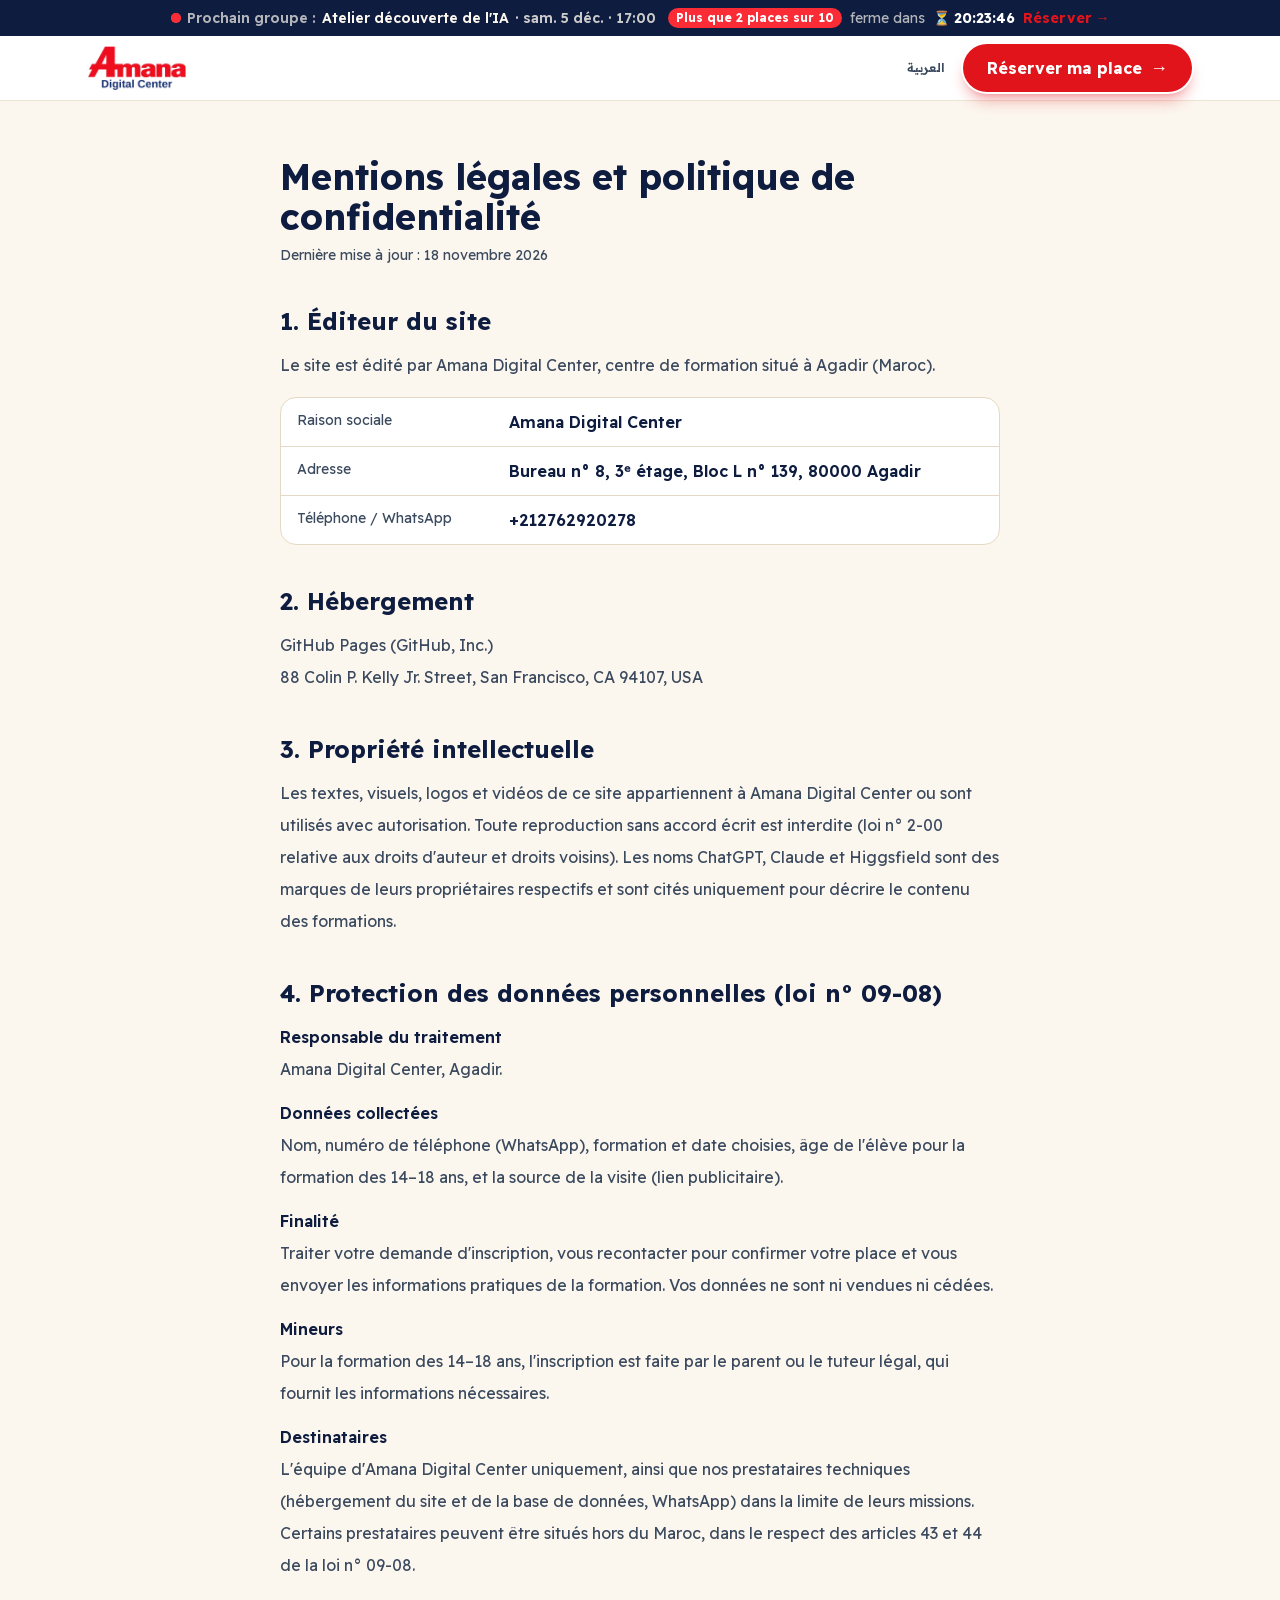
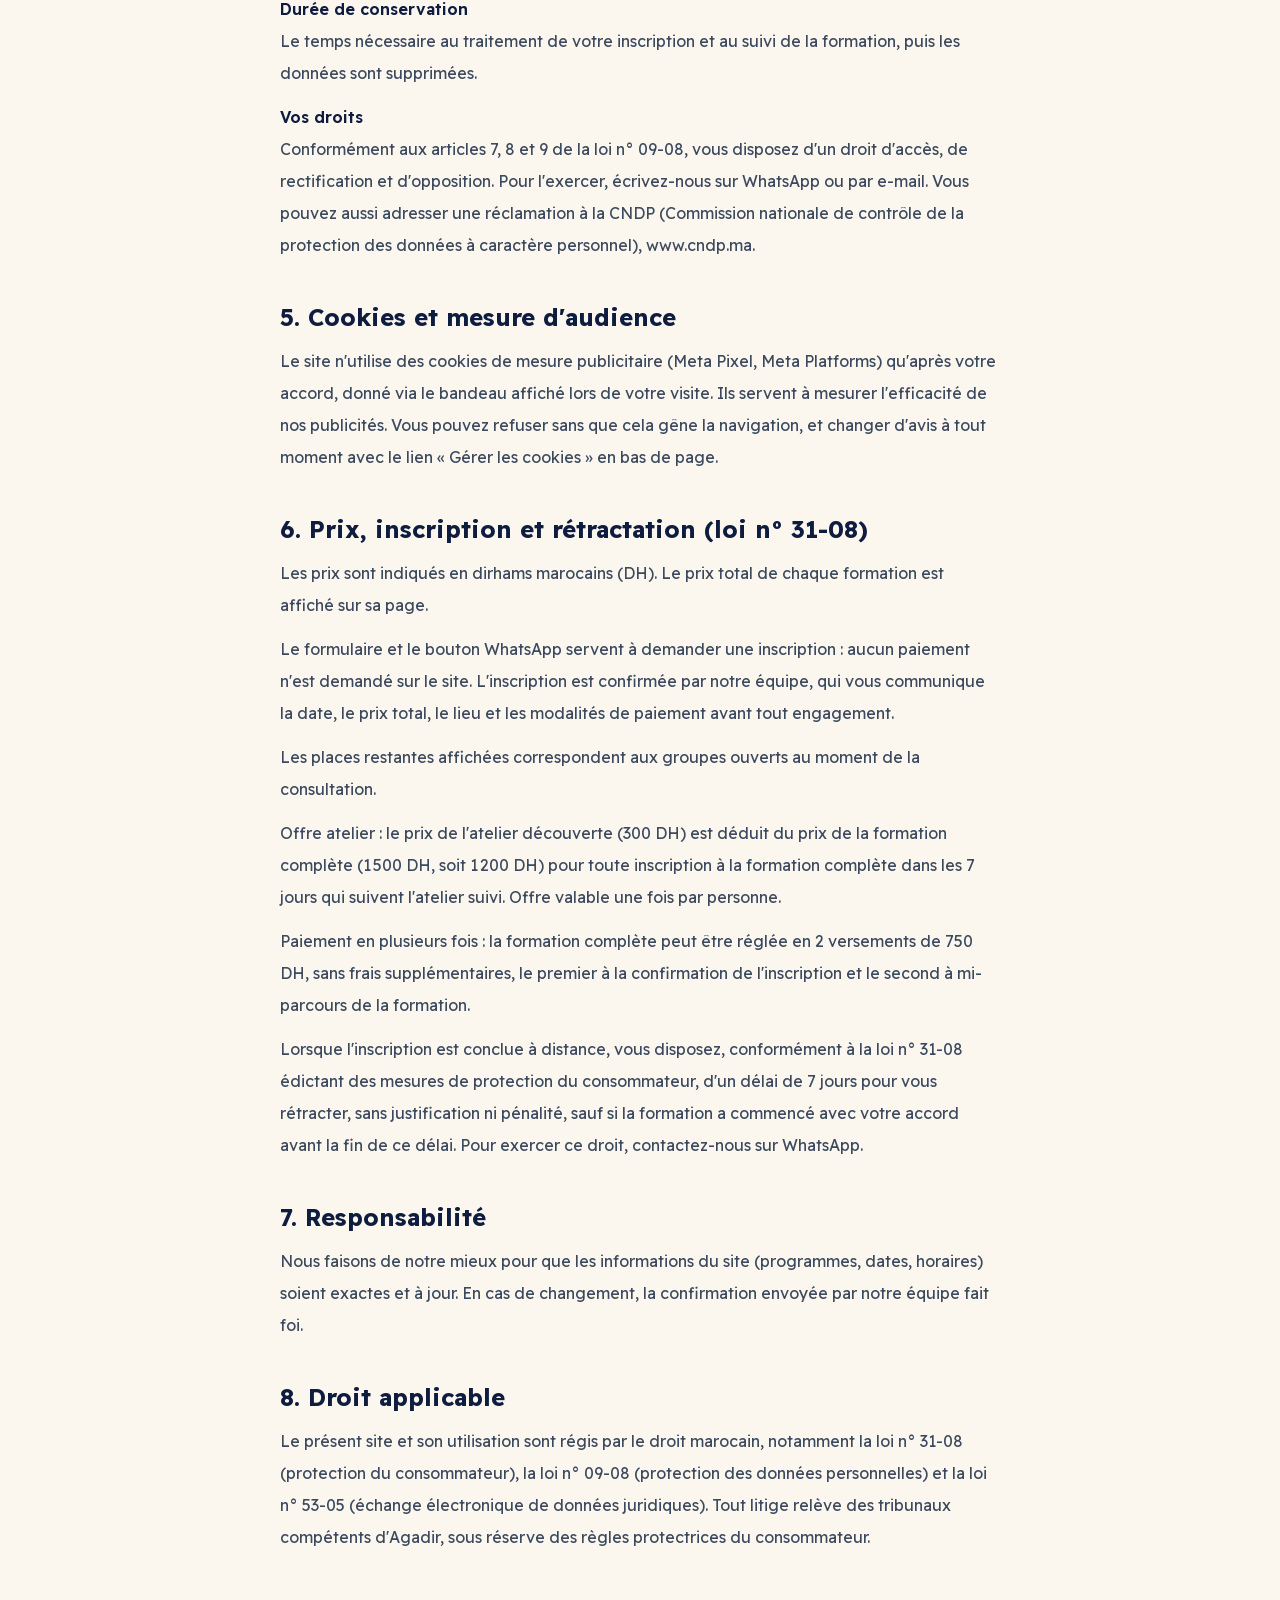
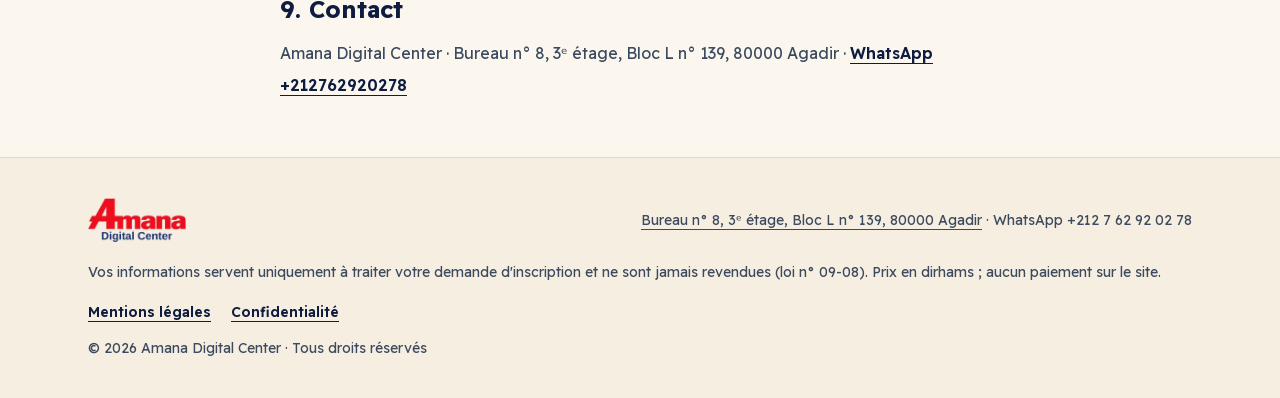
<file: fr/mentions-legales/index.html>
<!DOCTYPE html><!--6xvqWqN4wyJeD01iprwZy--><html lang="fr" dir="ltr" class="__variable_fde2ff"><head><meta charSet="utf-8"/><meta name="viewport" content="width=device-width, initial-scale=1"/><link rel="preload" as="image" href="/images/logo.webp"/><link rel="stylesheet" href="/_next/static/css/e26277f3ff22387f.css" data-precedence="next"/><link rel="preload" as="script" fetchPriority="low" href="/_next/static/chunks/webpack-77b3fde2aa4f811e.js"/><script src="/_next/static/chunks/4bd1b696-c023c6e3521b1417.js" async=""></script><script src="/_next/static/chunks/255-0e5ac6cd71b0e266.js" async=""></script><script src="/_next/static/chunks/main-app-0b44889a16dc16d8.js" async=""></script><script src="/_next/static/chunks/715-25e0f812a141e232.js" async=""></script><script src="/_next/static/chunks/840-3f96a9b5f1add878.js" async=""></script><script src="/_next/static/chunks/app/(fr)/fr/mentions-legales/page-264aac1b614ab986.js" async=""></script><meta name="theme-color" content="#0e1c3f"/><title>Mentions légales et confidentialité | Amana Digital Center</title><meta name="robots" content="noindex, follow"/><link rel="canonical" href="https://ai.amanadigitalusa.com/fr/mentions-legales/"/><link rel="alternate" hrefLang="fr" href="https://ai.amanadigitalusa.com/fr/mentions-legales/"/><link rel="alternate" hrefLang="ar" href="https://ai.amanadigitalusa.com/mentions-legales/"/><link rel="icon" href="/icon.png?2f074693d754c445" type="image/png" sizes="192x192"/><link rel="apple-touch-icon" href="/apple-icon.png?5735bbc20b63a7ee" type="image/png" sizes="180x180"/><script src="/_next/static/chunks/polyfills-42372ed130431b0a.js" noModule=""></script></head><body class="font-sans"><div hidden=""><!--$--><!--/$--></div><a class="group block bg-ink text-sand transition hover:bg-[#13265a] focus-visible:outline-2 focus-visible:-outline-offset-2 focus-visible:outline-sun" href="/fr/atelier/#reserver"><div class="mx-auto flex max-w-6xl flex-wrap items-center justify-center gap-x-3 gap-y-1 px-4 py-2 text-[13px] leading-5 sm:text-sm"><span class="flex flex-wrap items-center justify-center gap-x-1.5 font-semibold"><span class="relative flex size-2.5" aria-hidden="true"><span class="absolute inline-flex size-full animate-ping rounded-full bg-red-400 opacity-75"></span><span class="relative inline-flex size-2.5 rounded-full bg-red-500"></span></span><span class="hidden text-sand/70 sm:inline">Prochain groupe<!-- --> :</span><span class="whitespace-nowrap">Atelier découverte de l&#x27;IA</span><span class="whitespace-nowrap text-sand/80">· <!-- -->sam. 21 nov.<!-- --> · <!-- -->17:00</span></span><span class="flex flex-wrap items-center justify-center gap-x-2 gap-y-1"><span class="whitespace-nowrap rounded-full bg-red-500 px-2 py-0.5 text-xs font-bold text-white">Plus que 2 places sur 10</span><span class="hidden text-sand/70 sm:inline">ferme dans</span><span class="flex items-center gap-1 whitespace-nowrap font-display font-bold text-white"><span aria-hidden="true">⏳</span><span class="tabular-nums" dir="ltr">--:--:--</span></span><span class="whitespace-nowrap font-bold text-sun transition group-hover:translate-x-0.5 rtl:group-hover:-translate-x-0.5">Réserver<!-- --> <!-- -->→</span></span></div></a><header class="sticky top-0 z-40 border-b border-line/70 bg-white/95 backdrop-blur"><div class="mx-auto flex h-16 max-w-6xl items-center justify-between gap-3 px-4 sm:px-6"><a class="flex items-center" aria-label="Amana Digital Center" href="/fr/"><img src="/images/logo.webp" alt="Amana Digital Center" decoding="async" class="h-11 w-auto " width="823" height="369"/></a><div class="flex items-center gap-2"><a hrefLang="ar" lang="ar" class="rounded-full px-2.5 py-1.5 text-xs font-semibold text-ink-soft underline-offset-4 transition hover:text-ink hover:underline" href="/mentions-legales/">العربية</a><a class="book-pulse inline-flex min-h-12 items-center gap-2 rounded-full bg-sun px-5 py-3 text-base font-extrabold text-white shadow-lg shadow-sun/40 ring-2 ring-white transition hover:scale-[1.03] hover:bg-[#b80f16] active:scale-95 sm:px-6" href="/fr/#offres"><span class="hidden min-[400px]:inline">Réserver ma place</span><span class="min-[400px]:hidden">Réserver</span><span aria-hidden="true" class="text-lg leading-none rtl:-scale-x-100">→</span></a></div></div></header><main class="mx-auto max-w-3xl px-4 py-10 sm:px-6 sm:py-14"><h1 class="font-display text-3xl font-bold sm:text-4xl">Mentions légales et politique de confidentialité</h1><p class="mt-2 text-sm text-ink-soft"><time dateTime="2026-11-18">Dernière mise à jour : 18 novembre 2026</time></p><h2 class="mt-10 font-display text-xl font-bold sm:text-2xl">1. Éditeur du site</h2><p class="mt-3 leading-8 text-ink-soft">Le site est édité par Amana Digital Center, centre de formation situé à Agadir (Maroc).</p><dl class="mt-4 divide-y divide-line rounded-2xl border border-line bg-white"><div class="grid gap-1 px-4 py-3 sm:grid-cols-[13rem_1fr]"><dt class="text-sm text-ink-soft">Raison sociale</dt><dd class="font-semibold">Amana Digital Center</dd></div><div class="grid gap-1 px-4 py-3 sm:grid-cols-[13rem_1fr]"><dt class="text-sm text-ink-soft">Adresse</dt><dd class="font-semibold">Bureau n° 8, 3ᵉ étage, Bloc L n° 139, 80000 Agadir</dd></div><div class="grid gap-1 px-4 py-3 sm:grid-cols-[13rem_1fr]"><dt class="text-sm text-ink-soft">Téléphone / WhatsApp</dt><dd class="font-semibold" dir="ltr">+212762920278</dd></div></dl><h2 class="mt-10 font-display text-xl font-bold sm:text-2xl">2. Hébergement</h2><p class="mt-3 leading-8 text-ink-soft">GitHub Pages (GitHub, Inc.)<br/><span dir="ltr">88 Colin P. Kelly Jr. Street, San Francisco, CA 94107, USA</span></p><h2 class="mt-10 font-display text-xl font-bold sm:text-2xl">3. Propriété intellectuelle</h2><p class="mt-3 leading-8 text-ink-soft">Les textes, visuels, logos et vidéos de ce site appartiennent à Amana Digital Center ou sont utilisés avec autorisation. Toute reproduction sans accord écrit est interdite (loi n° 2-00 relative aux droits d&#x27;auteur et droits voisins). Les noms ChatGPT, Claude et Higgsfield sont des marques de leurs propriétaires respectifs et sont cités uniquement pour décrire le contenu des formations.</p><h2 id="donnees" class="mt-10 font-display text-xl font-bold sm:text-2xl scroll-mt-20">4. Protection des données personnelles (loi n° 09-08)</h2><dl class="mt-4 space-y-4"><div><dt class="font-semibold">Responsable du traitement</dt><dd class="mt-1 leading-8 text-ink-soft">Amana Digital Center, Agadir.</dd></div><div><dt class="font-semibold">Données collectées</dt><dd class="mt-1 leading-8 text-ink-soft">Nom, numéro de téléphone (WhatsApp), formation et date choisies, âge de l&#x27;élève pour la formation des 14–18 ans, et la source de la visite (lien publicitaire).</dd></div><div><dt class="font-semibold">Finalité</dt><dd class="mt-1 leading-8 text-ink-soft">Traiter votre demande d&#x27;inscription, vous recontacter pour confirmer votre place et vous envoyer les informations pratiques de la formation. Vos données ne sont ni vendues ni cédées.</dd></div><div><dt class="font-semibold">Mineurs</dt><dd class="mt-1 leading-8 text-ink-soft">Pour la formation des 14–18 ans, l&#x27;inscription est faite par le parent ou le tuteur légal, qui fournit les informations nécessaires.</dd></div><div><dt class="font-semibold">Destinataires</dt><dd class="mt-1 leading-8 text-ink-soft">L&#x27;équipe d&#x27;Amana Digital Center uniquement, ainsi que nos prestataires techniques (hébergement du site et de la base de données, WhatsApp) dans la limite de leurs missions. Certains prestataires peuvent être situés hors du Maroc, dans le respect des articles 43 et 44 de la loi n° 09-08.</dd></div><div><dt class="font-semibold">Durée de conservation</dt><dd class="mt-1 leading-8 text-ink-soft">Le temps nécessaire au traitement de votre inscription et au suivi de la formation, puis les données sont supprimées.</dd></div><div><dt class="font-semibold">Vos droits</dt><dd class="mt-1 leading-8 text-ink-soft">Conformément aux articles 7, 8 et 9 de la loi n° 09-08, vous disposez d&#x27;un droit d&#x27;accès, de rectification et d&#x27;opposition. Pour l&#x27;exercer, écrivez-nous sur WhatsApp ou par e-mail. Vous pouvez aussi adresser une réclamation à la CNDP (Commission nationale de contrôle de la protection des données à caractère personnel), www.cndp.ma.</dd></div></dl><h2 class="mt-10 font-display text-xl font-bold sm:text-2xl">5. Cookies et mesure d&#x27;audience</h2><p class="mt-3 leading-8 text-ink-soft">Le site n&#x27;utilise des cookies de mesure publicitaire (Meta Pixel, Meta Platforms) qu&#x27;après votre accord, donné via le bandeau affiché lors de votre visite. Ils servent à mesurer l&#x27;efficacité de nos publicités. Vous pouvez refuser sans que cela gêne la navigation, et changer d&#x27;avis à tout moment avec le lien « Gérer les cookies » en bas de page.</p><h2 class="mt-10 font-display text-xl font-bold sm:text-2xl">6. Prix, inscription et rétractation (loi n° 31-08)</h2><p class="mt-3 leading-8 text-ink-soft">Les prix sont indiqués en dirhams marocains (DH). Le prix total de chaque formation est affiché sur sa page.</p><p class="mt-3 leading-8 text-ink-soft">Le formulaire et le bouton WhatsApp servent à demander une inscription : aucun paiement n&#x27;est demandé sur le site. L&#x27;inscription est confirmée par notre équipe, qui vous communique la date, le prix total, le lieu et les modalités de paiement avant tout engagement.</p><p class="mt-3 leading-8 text-ink-soft">Les places restantes affichées correspondent aux groupes ouverts au moment de la consultation.</p><p class="mt-3 leading-8 text-ink-soft">Offre atelier : le prix de l&#x27;atelier découverte (300 DH) est déduit du prix de la formation complète (1 500 DH, soit 1 200 DH) pour toute inscription à la formation complète dans les 7 jours qui suivent l&#x27;atelier suivi. Offre valable une fois par personne.</p><p class="mt-3 leading-8 text-ink-soft">Paiement en plusieurs fois : la formation complète peut être réglée en 2 versements de 750 DH, sans frais supplémentaires, le premier à la confirmation de l&#x27;inscription et le second à mi-parcours de la formation.</p><p class="mt-3 leading-8 text-ink-soft">Lorsque l&#x27;inscription est conclue à distance, vous disposez, conformément à la loi n° 31-08 édictant des mesures de protection du consommateur, d&#x27;un délai de 7 jours pour vous rétracter, sans justification ni pénalité, sauf si la formation a commencé avec votre accord avant la fin de ce délai. Pour exercer ce droit, contactez-nous sur WhatsApp.</p><h2 class="mt-10 font-display text-xl font-bold sm:text-2xl">7. Responsabilité</h2><p class="mt-3 leading-8 text-ink-soft">Nous faisons de notre mieux pour que les informations du site (programmes, dates, horaires) soient exactes et à jour. En cas de changement, la confirmation envoyée par notre équipe fait foi.</p><h2 class="mt-10 font-display text-xl font-bold sm:text-2xl">8. Droit applicable</h2><p class="mt-3 leading-8 text-ink-soft">Le présent site et son utilisation sont régis par le droit marocain, notamment la loi n° 31-08 (protection du consommateur), la loi n° 09-08 (protection des données personnelles) et la loi n° 53-05 (échange électronique de données juridiques). Tout litige relève des tribunaux compétents d&#x27;Agadir, sous réserve des règles protectrices du consommateur.</p><h2 class="mt-10 font-display text-xl font-bold sm:text-2xl">9. Contact</h2><p class="mt-3 leading-8 text-ink-soft">Amana Digital Center<!-- --> · <!-- -->Bureau n° 8, 3ᵉ étage, Bloc L n° 139, 80000 Agadir<!-- --> · <a href="https://wa.me/212762920278" target="_blank" rel="noopener noreferrer" class="font-semibold text-ink underline underline-offset-4" dir="ltr">WhatsApp <!-- -->+212762920278</a></p><p class="sr-only">Mentions légales</p></main><footer class="border-t border-line bg-sand-2/60 pb-32 pt-10 sm:pb-10"><div class="mx-auto max-w-6xl space-y-4 px-4 text-sm text-ink-soft sm:px-6"><div class="flex flex-col gap-3 sm:flex-row sm:items-center sm:justify-between"><img src="/images/logo.webp" alt="Amana Digital Center" decoding="async" class="h-11 w-auto self-start" width="823" height="369"/><p><a href="https://www.google.com/maps/place/Amana+Digital+Studio/@30.3933365,-9.5436816,17z/data=!4m6!3m5!1s0xdb3c9e8570608f3:0xf12da359aaa9b23f!8m2!3d30.3933365!4d-9.5436816" target="_blank" rel="noopener noreferrer" class="underline underline-offset-4">Bureau n° 8, 3ᵉ étage, Bloc L n° 139, 80000 Agadir</a> · WhatsApp <span dir="ltr">+212 7 62 92 02 78</span></p></div><p class="leading-7">Vos informations servent uniquement à traiter votre demande d&#x27;inscription et ne sont jamais revendues (loi n° 09-08). Prix en dirhams ; aucun paiement sur le site.</p><nav class="flex flex-wrap gap-x-5 gap-y-2 font-semibold text-ink" aria-label="Mentions légales"><a class="underline underline-offset-4" href="/fr/mentions-legales/">Mentions légales</a><a class="underline underline-offset-4" href="/fr/mentions-legales/#donnees">Confidentialité</a></nav><p>© <!-- -->2026<!-- --> <!-- -->Amana Digital Center<!-- --> · <!-- -->Tous droits réservés</p></div></footer><!--$--><!--/$--><script src="/_next/static/chunks/webpack-77b3fde2aa4f811e.js" id="_R_" async=""></script><script>(self.__next_f=self.__next_f||[]).push([0])</script><script>self.__next_f.push([1,"1:\"$Sreact.fragment\"\n2:I[9766,[],\"\"]\n3:I[8924,[],\"\"]\n4:I[8614,[\"715\",\"static/chunks/715-25e0f812a141e232.js\",\"840\",\"static/chunks/840-3f96a9b5f1add878.js\",\"217\",\"static/chunks/app/(fr)/fr/mentions-legales/page-264aac1b614ab986.js\"],\"MetaPixel\"]\n5:I[9787,[\"715\",\"static/chunks/715-25e0f812a141e232.js\",\"840\",\"static/chunks/840-3f96a9b5f1add878.js\",\"217\",\"static/chunks/app/(fr)/fr/mentions-legales/page-264aac1b614ab986.js\"],\"AnnouncementBar\"]\n6:I[2619,[\"715\",\"static/chunks/715-25e0f812a141e232.js\",\"840\",\"static/chunks/840-3f96a9b5f1add878.js\",\"217\",\"static/chunks/app/(fr)/fr/mentions-legales/page-264aac1b614ab986.js\"],\"\"]\nd:I[7150,[],\"\"]\n:HL[\"/_next/static/css/e26277f3ff22387f.css\",\"style\"]\n"])</script><script>self.__next_f.push([1,"0:{\"P\":null,\"b\":\"6xvqWqN4wyJeD01iprwZy\",\"p\":\"\",\"c\":[\"\",\"fr\",\"mentions-legales\",\"\"],\"i\":false,\"f\":[[[\"\",{\"children\":[\"(fr)\",{\"children\":[\"fr\",{\"children\":[\"mentions-legales\",{\"children\":[\"__PAGE__\",{}]}]}]},\"$undefined\",\"$undefined\",true]}],[\"\",[\"$\",\"$1\",\"c\",{\"children\":[null,[\"$\",\"$L2\",null,{\"parallelRouterKey\":\"children\",\"error\":\"$undefined\",\"errorStyles\":\"$undefined\",\"errorScripts\":\"$undefined\",\"template\":[\"$\",\"$L3\",null,{}],\"templateStyles\":\"$undefined\",\"templateScripts\":\"$undefined\",\"notFound\":[[[\"$\",\"title\",null,{\"children\":\"404: This page could not be found.\"}],[\"$\",\"div\",null,{\"style\":{\"fontFamily\":\"system-ui,\\\"Segoe UI\\\",Roboto,Helvetica,Arial,sans-serif,\\\"Apple Color Emoji\\\",\\\"Segoe UI Emoji\\\"\",\"height\":\"100vh\",\"textAlign\":\"center\",\"display\":\"flex\",\"flexDirection\":\"column\",\"alignItems\":\"center\",\"justifyContent\":\"center\"},\"children\":[\"$\",\"div\",null,{\"children\":[[\"$\",\"style\",null,{\"dangerouslySetInnerHTML\":{\"__html\":\"body{color:#000;background:#fff;margin:0}.next-error-h1{border-right:1px solid rgba(0,0,0,.3)}@media (prefers-color-scheme:dark){body{color:#fff;background:#000}.next-error-h1{border-right:1px solid rgba(255,255,255,.3)}}\"}}],[\"$\",\"h1\",null,{\"className\":\"next-error-h1\",\"style\":{\"display\":\"inline-block\",\"margin\":\"0 20px 0 0\",\"padding\":\"0 23px 0 0\",\"fontSize\":24,\"fontWeight\":500,\"verticalAlign\":\"top\",\"lineHeight\":\"49px\"},\"children\":404}],[\"$\",\"div\",null,{\"style\":{\"display\":\"inline-block\"},\"children\":[\"$\",\"h2\",null,{\"style\":{\"fontSize\":14,\"fontWeight\":400,\"lineHeight\":\"49px\",\"margin\":0},\"children\":\"This page could not be found.\"}]}]]}]}]],[]],\"forbidden\":\"$undefined\",\"unauthorized\":\"$undefined\"}]]}],{\"children\":[\"(fr)\",[\"$\",\"$1\",\"c\",{\"children\":[[[\"$\",\"link\",\"0\",{\"rel\":\"stylesheet\",\"href\":\"/_next/static/css/e26277f3ff22387f.css\",\"precedence\":\"next\",\"crossOrigin\":\"$undefined\",\"nonce\":\"$undefined\"}]],[\"$\",\"html\",null,{\"lang\":\"fr\",\"dir\":\"ltr\",\"className\":\"__variable_fde2ff\",\"children\":[\"$\",\"body\",null,{\"className\":\"font-sans\",\"children\":[[\"$\",\"$L2\",null,{\"parallelRouterKey\":\"children\",\"error\":\"$undefined\",\"errorStyles\":\"$undefined\",\"errorScripts\":\"$undefined\",\"template\":[\"$\",\"$L3\",null,{}],\"templateStyles\":\"$undefined\",\"templateScripts\":\"$undefined\",\"notFound\":[[[\"$\",\"title\",null,{\"children\":\"404: This page could not be found.\"}],[\"$\",\"div\",null,{\"style\":\"$0:f:0:1:1:props:children:1:props:notFound:0:1:props:style\",\"children\":[\"$\",\"div\",null,{\"children\":[[\"$\",\"style\",null,{\"dangerouslySetInnerHTML\":{\"__html\":\"body{color:#000;background:#fff;margin:0}.next-error-h1{border-right:1px solid rgba(0,0,0,.3)}@media (prefers-color-scheme:dark){body{color:#fff;background:#000}.next-error-h1{border-right:1px solid rgba(255,255,255,.3)}}\"}}],[\"$\",\"h1\",null,{\"className\":\"next-error-h1\",\"style\":\"$0:f:0:1:1:props:children:1:props:notFound:0:1:props:children:props:children:1:props:style\",\"children\":404}],[\"$\",\"div\",null,{\"style\":\"$0:f:0:1:1:props:children:1:props:notFound:0:1:props:children:props:children:2:props:style\",\"children\":[\"$\",\"h2\",null,{\"style\":\"$0:f:0:1:1:props:children:1:props:notFound:0:1:props:children:props:children:2:props:children:props:style\",\"children\":\"This page could not be found.\"}]}]]}]}]],[]],\"forbidden\":\"$undefined\",\"unauthorized\":\"$undefined\"}],[\"$\",\"$L4\",null,{\"lang\":\"fr\",\"legalHref\":\"/fr/mentions-legales/\"}]]}]}]]}],{\"children\":[\"fr\",[\"$\",\"$1\",\"c\",{\"children\":[null,[\"$\",\"$L2\",null,{\"parallelRouterKey\":\"children\",\"error\":\"$undefined\",\"errorStyles\":\"$undefined\",\"errorScripts\":\"$undefined\",\"template\":[\"$\",\"$L3\",null,{}],\"templateStyles\":\"$undefined\",\"templateScripts\":\"$undefined\",\"notFound\":\"$undefined\",\"forbidden\":\"$undefined\",\"unauthorized\":\"$undefined\"}]]}],{\"children\":[\"mentions-legales\",[\"$\",\"$1\",\"c\",{\"children\":[null,[\"$\",\"$L2\",null,{\"parallelRouterKey\":\"children\",\"error\":\"$undefined\",\"errorStyles\":\"$undefined\",\"errorScripts\":\"$undefined\",\"template\":[\"$\",\"$L3\",null,{}],\"templateStyles\":\"$undefined\",\"templateScripts\":\"$undefined\",\"notFound\":\"$undefined\",\"forbidden\":\"$undefined\",\"unauthorized\":\"$undefined\"}]]}],{\"children\":[\"__PAGE__\",[\"$\",\"$1\",\"c\",{\"children\":[[[[\"$\",\"$L5\",null,{\"lang\":\"fr\",\"renderedAt\":1795043278276,\"courseId\":\"$undefined\"}],[\"$\",\"header\",null,{\"className\":\"sticky top-0 z-40 border-b border-line/70 bg-white/95 backdrop-blur\",\"children\":[\"$\",\"div\",null,{\"className\":\"mx-auto flex h-16 max-w-6xl items-center justify-between gap-3 px-4 sm:px-6\",\"children\":[[\"$\",\"$L6\",null,{\"href\":\"/fr/\",\"className\":\"flex items-center\",\"aria-label\":\"Amana Digital Center\",\"children\":[\"$\",\"img\",null,{\"src\":\"/images/logo.webp\",\"alt\":\"Amana Digital Center\",\"decoding\":\"async\",\"className\":\"h-11 w-auto \",\"width\":823,\"height\":369}]}],[\"$\",\"div\",null,{\"className\":\"flex items-center gap-2\",\"children\":[[\"$\",\"$L6\",null,{\"href\":\"/mentions-legales/\",\"hrefLang\":\"ar\",\"lang\":\"ar\",\"className\":\"rounded-full px-2.5 py-1.5 text-xs font-semibold text-ink-soft underline-offset-4 transition hover:text-ink hover:underline\",\"children\":\"العربية\"}],[\"$\",\"$L6\",null,{\"href\":\"/fr/#offres\",\"className\":\"book-pulse inline-flex min-h-12 items-center gap-2 rounded-full bg-sun px-5 py-3 text-base font-extrabold text-white shadow-lg shadow-sun/40 ring-2 ring-white transition hover:scale-[1.03] hover:bg-[#b80f16] active:scale-95 sm:px-6\",\"children\":[[\"$\",\"span\",null,{\"className\":\"hidden min-[400px]:inline\",\"children\":\"Réserver ma place\"}],\"$L7\",\"$L8\"]}]]}]]}]}]],\"$L9\",\"$La\"],null,\"$Lb\"]}],{},null,false]},null,false]},null,false]},null,false]},null,false],\"$Lc\",false]],\"m\":\"$undefined\",\"G\":[\"$d\",[]],\"s\":false,\"S\":true}\n"])</script><script>self.__next_f.push([1,"21:I[8614,[\"715\",\"static/chunks/715-25e0f812a141e232.js\",\"840\",\"static/chunks/840-3f96a9b5f1add878.js\",\"217\",\"static/chunks/app/(fr)/fr/mentions-legales/page-264aac1b614ab986.js\"],\"ManageCookies\"]\n22:I[4431,[],\"OutletBoundary\"]\n24:I[5278,[],\"AsyncMetadataOutlet\"]\n26:I[4431,[],\"ViewportBoundary\"]\n28:I[4431,[],\"MetadataBoundary\"]\n29:\"$Sreact.suspense\"\n7:[\"$\",\"span\",null,{\"className\":\"min-[400px]:hidden\",\"children\":\"Réserver\"}]\n8:[\"$\",\"span\",null,{\"aria-hidden\":true,\"className\":\"text-lg leading-none rtl:-scale-x-100\",\"children\":\"→\"}]\n"])</script><script>self.__next_f.push([1,"9:[\"$\",\"main\",null,{\"className\":\"mx-auto max-w-3xl px-4 py-10 sm:px-6 sm:py-14\",\"children\":[[\"$\",\"h1\",null,{\"className\":\"font-display text-3xl font-bold sm:text-4xl\",\"children\":\"Mentions légales et politique de confidentialité\"}],[\"$\",\"p\",null,{\"className\":\"mt-2 text-sm text-ink-soft\",\"children\":[\"$\",\"time\",null,{\"dateTime\":\"2026-11-18\",\"children\":\"Dernière mise à jour : 18 novembre 2026\"}]}],[\"$\",\"h2\",null,{\"className\":\"mt-10 font-display text-xl font-bold sm:text-2xl\",\"children\":\"1. Éditeur du site\"}],[\"$\",\"p\",null,{\"className\":\"mt-3 leading-8 text-ink-soft\",\"children\":\"Le site est édité par Amana Digital Center, centre de formation situé à Agadir (Maroc).\"}],[\"$\",\"dl\",null,{\"className\":\"mt-4 divide-y divide-line rounded-2xl border border-line bg-white\",\"children\":[[\"$\",\"div\",\"Raison sociale\",{\"className\":\"grid gap-1 px-4 py-3 sm:grid-cols-[13rem_1fr]\",\"children\":[[\"$\",\"dt\",null,{\"className\":\"text-sm text-ink-soft\",\"children\":\"Raison sociale\"}],[\"$\",\"dd\",null,{\"className\":\"font-semibold\",\"dir\":\"$undefined\",\"children\":\"Amana Digital Center\"}]]}],[\"$\",\"div\",\"Adresse\",{\"className\":\"grid gap-1 px-4 py-3 sm:grid-cols-[13rem_1fr]\",\"children\":[[\"$\",\"dt\",null,{\"className\":\"text-sm text-ink-soft\",\"children\":\"Adresse\"}],[\"$\",\"dd\",null,{\"className\":\"font-semibold\",\"dir\":\"$undefined\",\"children\":\"Bureau n° 8, 3ᵉ étage, Bloc L n° 139, 80000 Agadir\"}]]}],[\"$\",\"div\",\"Téléphone / WhatsApp\",{\"className\":\"grid gap-1 px-4 py-3 sm:grid-cols-[13rem_1fr]\",\"children\":[[\"$\",\"dt\",null,{\"className\":\"text-sm text-ink-soft\",\"children\":\"Téléphone / WhatsApp\"}],[\"$\",\"dd\",null,{\"className\":\"font-semibold\",\"dir\":\"ltr\",\"children\":\"+212762920278\"}]]}]]}],[\"$\",\"h2\",null,{\"className\":\"mt-10 font-display text-xl font-bold sm:text-2xl\",\"children\":\"2. Hébergement\"}],[\"$\",\"p\",null,{\"className\":\"mt-3 leading-8 text-ink-soft\",\"children\":[\"GitHub Pages (GitHub, Inc.)\",[\"$\",\"br\",null,{}],[\"$\",\"span\",null,{\"dir\":\"ltr\",\"children\":\"88 Colin P. Kelly Jr. Street, San Francisco, CA 94107, USA\"}]]}],[\"$\",\"h2\",null,{\"className\":\"mt-10 font-display text-xl font-bold sm:text-2xl\",\"children\":\"3. Propriété intellectuelle\"}],[\"$\",\"p\",null,{\"className\":\"mt-3 leading-8 text-ink-soft\",\"children\":\"Les textes, visuels, logos et vidéos de ce site appartiennent à Amana Digital Center ou sont utilisés avec autorisation. Toute reproduction sans accord écrit est interdite (loi n° 2-00 relative aux droits d'auteur et droits voisins). Les noms ChatGPT, Claude et Higgsfield sont des marques de leurs propriétaires respectifs et sont cités uniquement pour décrire le contenu des formations.\"}],[\"$\",\"h2\",null,{\"id\":\"donnees\",\"className\":\"mt-10 font-display text-xl font-bold sm:text-2xl scroll-mt-20\",\"children\":\"4. Protection des données personnelles (loi n° 09-08)\"}],[\"$\",\"dl\",null,{\"className\":\"mt-4 space-y-4\",\"children\":[[[\"$\",\"div\",\"Responsable du traitement\",{\"children\":[[\"$\",\"dt\",null,{\"className\":\"font-semibold\",\"children\":\"Responsable du traitement\"}],[\"$\",\"dd\",null,{\"className\":\"mt-1 leading-8 text-ink-soft\",\"children\":\"Amana Digital Center, Agadir.\"}]]}],[\"$\",\"div\",\"Données collectées\",{\"children\":[[\"$\",\"dt\",null,{\"className\":\"font-semibold\",\"children\":\"Données collectées\"}],[\"$\",\"dd\",null,{\"className\":\"mt-1 leading-8 text-ink-soft\",\"children\":\"Nom, numéro de téléphone (WhatsApp), formation et date choisies, âge de l'élève pour la formation des 14–18 ans, et la source de la visite (lien publicitaire).\"}]]}],[\"$\",\"div\",\"Finalité\",{\"children\":[[\"$\",\"dt\",null,{\"className\":\"font-semibold\",\"children\":\"Finalité\"}],[\"$\",\"dd\",null,{\"className\":\"mt-1 leading-8 text-ink-soft\",\"children\":\"Traiter votre demande d'inscription, vous recontacter pour confirmer votre place et vous envoyer les informations pratiques de la formation. Vos données ne sont ni vendues ni cédées.\"}]]}],[\"$\",\"div\",\"Mineurs\",{\"children\":[[\"$\",\"dt\",null,{\"className\":\"font-semibold\",\"children\":\"Mineurs\"}],[\"$\",\"dd\",null,{\"className\":\"mt-1 leading-8 text-ink-soft\",\"children\":\"Pour la formation des 14–18 ans, l'inscription est faite par le parent ou le tuteur légal, qui fournit les informations nécessaires.\"}]]}],\"$Le\",\"$Lf\",\"$L10\"],\"\"]}],\"$L11\",\"$L12\",\"$L13\",[\"$L14\",\"$L15\",\"$L16\"],\"$L17\",\"$L18\",\"$L19\",\"$L1a\",\"$L1b\",\"$L1c\",\"$L1d\",\"$L1e\",\"$L1f\",\"$L20\"]}]\n"])</script><script>self.__next_f.push([1,"a:[\"$\",\"footer\",null,{\"className\":\"border-t border-line bg-sand-2/60 pb-32 pt-10 sm:pb-10\",\"children\":[\"$\",\"div\",null,{\"className\":\"mx-auto max-w-6xl space-y-4 px-4 text-sm text-ink-soft sm:px-6\",\"children\":[[\"$\",\"div\",null,{\"className\":\"flex flex-col gap-3 sm:flex-row sm:items-center sm:justify-between\",\"children\":[[\"$\",\"img\",null,{\"src\":\"/images/logo.webp\",\"alt\":\"Amana Digital Center\",\"decoding\":\"async\",\"className\":\"h-11 w-auto self-start\",\"width\":823,\"height\":369}],[\"$\",\"p\",null,{\"children\":[[\"$\",\"a\",null,{\"href\":\"https://www.google.com/maps/place/Amana+Digital+Studio/@30.3933365,-9.5436816,17z/data=!4m6!3m5!1s0xdb3c9e8570608f3:0xf12da359aaa9b23f!8m2!3d30.3933365!4d-9.5436816\",\"target\":\"_blank\",\"rel\":\"noopener noreferrer\",\"className\":\"underline underline-offset-4\",\"children\":\"Bureau n° 8, 3ᵉ étage, Bloc L n° 139, 80000 Agadir\"}],[\" · WhatsApp \",[\"$\",\"span\",null,{\"dir\":\"ltr\",\"children\":\"+212 7 62 92 02 78\"}]]]}]]}],[\"$\",\"p\",null,{\"className\":\"leading-7\",\"children\":\"Vos informations servent uniquement à traiter votre demande d'inscription et ne sont jamais revendues (loi n° 09-08). Prix en dirhams ; aucun paiement sur le site.\"}],[\"$\",\"nav\",null,{\"className\":\"flex flex-wrap gap-x-5 gap-y-2 font-semibold text-ink\",\"aria-label\":\"Mentions légales\",\"children\":[[\"$\",\"$L6\",null,{\"href\":\"/fr/mentions-legales/\",\"className\":\"underline underline-offset-4\",\"children\":\"Mentions légales\"}],[\"$\",\"$L6\",null,{\"href\":\"/fr/mentions-legales/#donnees\",\"className\":\"underline underline-offset-4\",\"children\":\"Confidentialité\"}],[\"$\",\"$L21\",null,{\"label\":\"Gérer les cookies\"}]]}],[\"$\",\"p\",null,{\"children\":[\"© \",2026,\" \",\"Amana Digital Center\",\" · \",\"Tous droits réservés\"]}]]}]}]\n"])</script><script>self.__next_f.push([1,"b:[\"$\",\"$L22\",null,{\"children\":[\"$L23\",[\"$\",\"$L24\",null,{\"promise\":\"$@25\"}]]}]\nc:[\"$\",\"$1\",\"h\",{\"children\":[null,[[\"$\",\"$L26\",null,{\"children\":\"$L27\"}],null],[\"$\",\"$L28\",null,{\"children\":[\"$\",\"div\",null,{\"hidden\":true,\"children\":[\"$\",\"$29\",null,{\"fallback\":null,\"children\":\"$L2a\"}]}]}]]}]\n"])</script><script>self.__next_f.push([1,"e:[\"$\",\"div\",\"Destinataires\",{\"children\":[[\"$\",\"dt\",null,{\"className\":\"font-semibold\",\"children\":\"Destinataires\"}],[\"$\",\"dd\",null,{\"className\":\"mt-1 leading-8 text-ink-soft\",\"children\":\"L'équipe d'Amana Digital Center uniquement, ainsi que nos prestataires techniques (hébergement du site et de la base de données, WhatsApp) dans la limite de leurs missions. Certains prestataires peuvent être situés hors du Maroc, dans le respect des articles 43 et 44 de la loi n° 09-08.\"}]]}]\nf:[\"$\",\"div\",\"Durée de conservation\",{\"children\":[[\"$\",\"dt\",null,{\"className\":\"font-semibold\",\"children\":\"Durée de conservation\"}],[\"$\",\"dd\",null,{\"className\":\"mt-1 leading-8 text-ink-soft\",\"children\":\"Le temps nécessaire au traitement de votre inscription et au suivi de la formation, puis les données sont supprimées.\"}]]}]\n10:[\"$\",\"div\",\"Vos droits\",{\"children\":[[\"$\",\"dt\",null,{\"className\":\"font-semibold\",\"children\":\"Vos droits\"}],[\"$\",\"dd\",null,{\"className\":\"mt-1 leading-8 text-ink-soft\",\"children\":\"Conformément aux articles 7, 8 et 9 de la loi n° 09-08, vous disposez d'un droit d'accès, de rectification et d'opposition. Pour l'exercer, écrivez-nous sur WhatsApp ou par e-mail. Vous pouvez aussi adresser une réclamation à la CNDP (Commission nationale de contrôle de la protection des données à caractère personnel), www.cndp.ma.\"}]]}]\n11:[\"$\",\"h2\",null,{\"className\":\"mt-10 font-display text-xl font-bold sm:text-2xl\",\"children\":\"5. Cookies et mesure d'audience\"}]\n12:[\"$\",\"p\",null,{\"className\":\"mt-3 leading-8 text-ink-soft\",\"children\":\"Le site n'utilise des cookies de mesure publicitaire (Meta Pixel, Meta Platforms) qu'après votre accord, donné via le bandeau affiché lors de votre visite. Ils servent à mesurer l'efficacité de nos publicités. Vous pouvez refuser sans que cela gêne la navigation, et changer d'avis à tout moment avec le lien « Gérer les cookies » en bas de page.\"}]\n13:[\"$\",\"h2\",null,{\"className\":\"mt-10 font-display text-xl font-bold sm:text-2xl\",\"children\":\"6. Prix, inscription et rétractation (loi "])</script><script>self.__next_f.push([1,"n° 31-08)\"}]\n14:[\"$\",\"p\",\"Les prix sont indiqués en dirhams marocains (DH). Le prix total de chaque formation est affiché sur sa page.\",{\"className\":\"mt-3 leading-8 text-ink-soft\",\"children\":\"Les prix sont indiqués en dirhams marocains (DH). Le prix total de chaque formation est affiché sur sa page.\"}]\n15:[\"$\",\"p\",\"Le formulaire et le bouton WhatsApp servent à demander une inscription : aucun paiement n'est demandé sur le site. L'inscription est confirmée par notre équipe, qui vous communique la date, le prix total, le lieu et les modalités de paiement avant tout engagement.\",{\"className\":\"mt-3 leading-8 text-ink-soft\",\"children\":\"Le formulaire et le bouton WhatsApp servent à demander une inscription : aucun paiement n'est demandé sur le site. L'inscription est confirmée par notre équipe, qui vous communique la date, le prix total, le lieu et les modalités de paiement avant tout engagement.\"}]\n16:[\"$\",\"p\",\"Les places restantes affichées correspondent aux groupes ouverts au moment de la consultation.\",{\"className\":\"mt-3 leading-8 text-ink-soft\",\"children\":\"Les places restantes affichées correspondent aux groupes ouverts au moment de la consultation.\"}]\n17:[\"$\",\"p\",null,{\"className\":\"mt-3 leading-8 text-ink-soft\",\"children\":\"Offre atelier : le prix de l'atelier découverte (300 DH) est déduit du prix de la formation complète (1 500 DH, soit 1 200 DH) pour toute inscription à la formation complète dans les 7 jours qui suivent l'atelier suivi. Offre valable une fois par personne.\"}]\n18:[\"$\",\"p\",null,{\"className\":\"mt-3 leading-8 text-ink-soft\",\"children\":\"Paiement en plusieurs fois : la formation complète peut être réglée en 2 versements de 750 DH, sans frais supplémentaires, le premier à la confirmation de l'inscription et le second à mi-parcours de la formation.\"}]\n19:[\"$\",\"p\",null,{\"className\":\"mt-3 leading-8 text-ink-soft\",\"children\":\"Lorsque l'inscription est conclue à distance, vous disposez, conformément à la loi n° 31-08 édictant des mesures de protection du consommateur, d"])</script><script>self.__next_f.push([1,"'un délai de 7 jours pour vous rétracter, sans justification ni pénalité, sauf si la formation a commencé avec votre accord avant la fin de ce délai. Pour exercer ce droit, contactez-nous sur WhatsApp.\"}]\n1a:[\"$\",\"h2\",null,{\"className\":\"mt-10 font-display text-xl font-bold sm:text-2xl\",\"children\":\"7. Responsabilité\"}]\n1b:[\"$\",\"p\",null,{\"className\":\"mt-3 leading-8 text-ink-soft\",\"children\":\"Nous faisons de notre mieux pour que les informations du site (programmes, dates, horaires) soient exactes et à jour. En cas de changement, la confirmation envoyée par notre équipe fait foi.\"}]\n1c:[\"$\",\"h2\",null,{\"className\":\"mt-10 font-display text-xl font-bold sm:text-2xl\",\"children\":\"8. Droit applicable\"}]\n1d:[\"$\",\"p\",null,{\"className\":\"mt-3 leading-8 text-ink-soft\",\"children\":\"Le présent site et son utilisation sont régis par le droit marocain, notamment la loi n° 31-08 (protection du consommateur), la loi n° 09-08 (protection des données personnelles) et la loi n° 53-05 (échange électronique de données juridiques). Tout litige relève des tribunaux compétents d'Agadir, sous réserve des règles protectrices du consommateur.\"}]\n1e:[\"$\",\"h2\",null,{\"className\":\"mt-10 font-display text-xl font-bold sm:text-2xl\",\"children\":\"9. Contact\"}]\n1f:[\"$\",\"p\",null,{\"className\":\"mt-3 leading-8 text-ink-soft\",\"children\":[\"Amana Digital Center\",\" · \",\"Bureau n° 8, 3ᵉ étage, Bloc L n° 139, 80000 Agadir\",[\" · \",[\"$\",\"a\",null,{\"href\":\"https://wa.me/212762920278\",\"target\":\"_blank\",\"rel\":\"noopener noreferrer\",\"className\":\"font-semibold text-ink underline underline-offset-4\",\"dir\":\"ltr\",\"children\":[\"WhatsApp \",\"+212762920278\"]}]],\"\"]}]\n20:[\"$\",\"p\",null,{\"className\":\"sr-only\",\"children\":\"Mentions légales\"}]\n"])</script><script>self.__next_f.push([1,"27:[[\"$\",\"meta\",\"0\",{\"charSet\":\"utf-8\"}],[\"$\",\"meta\",\"1\",{\"name\":\"viewport\",\"content\":\"width=device-width, initial-scale=1\"}],[\"$\",\"meta\",\"2\",{\"name\":\"theme-color\",\"content\":\"#0e1c3f\"}]]\n23:null\n"])</script><script>self.__next_f.push([1,"2b:I[622,[],\"IconMark\"]\n"])</script><script>self.__next_f.push([1,"25:{\"metadata\":[[\"$\",\"title\",\"0\",{\"children\":\"Mentions légales et confidentialité | Amana Digital Center\"}],[\"$\",\"meta\",\"1\",{\"name\":\"robots\",\"content\":\"noindex, follow\"}],[\"$\",\"link\",\"2\",{\"rel\":\"canonical\",\"href\":\"https://ai.amanadigitalusa.com/fr/mentions-legales/\"}],[\"$\",\"link\",\"3\",{\"rel\":\"alternate\",\"hrefLang\":\"fr\",\"href\":\"https://ai.amanadigitalusa.com/fr/mentions-legales/\"}],[\"$\",\"link\",\"4\",{\"rel\":\"alternate\",\"hrefLang\":\"ar\",\"href\":\"https://ai.amanadigitalusa.com/mentions-legales/\"}],[\"$\",\"link\",\"5\",{\"rel\":\"icon\",\"href\":\"/icon.png?2f074693d754c445\",\"type\":\"image/png\",\"sizes\":\"192x192\"}],[\"$\",\"link\",\"6\",{\"rel\":\"apple-touch-icon\",\"href\":\"/apple-icon.png?5735bbc20b63a7ee\",\"type\":\"image/png\",\"sizes\":\"180x180\"}],[\"$\",\"$L2b\",\"7\",{}]],\"error\":null,\"digest\":\"$undefined\"}\n"])</script><script>self.__next_f.push([1,"2a:\"$25:metadata\"\n"])</script></body></html>
</file>
<file: _next/static/css/e26277f3ff22387f.css>
@font-face{font-family:Readex Pro;font-style:normal;font-weight:160 700;font-display:swap;src:url(/_next/static/media/f952393b67d608ec-s.p.woff2) format("woff2");unicode-range:u+06??,u+0750-077f,u+0870-0891,u+0897-08e1,u+08e3-08ff,u+200c-200e,u+2010-2011,u+204f,u+2e41,u+fb50-fdff,u+fe70-fe74,u+fe76-fefc,u+102e0-102fb,u+10e60-10e7e,u+10ec2-10ec7,u+10ec9-10eee,u+10ef?,u+1ee00-1ee03,u+1ee05-1ee1f,u+1ee21-1ee22,u+1ee24,u+1ee27,u+1ee29-1ee32,u+1ee34-1ee37,u+1ee39,u+1ee3b,u+1ee42,u+1ee47,u+1ee49,u+1ee4b,u+1ee4d-1ee4f,u+1ee51-1ee52,u+1ee54,u+1ee57,u+1ee59,u+1ee5b,u+1ee5d,u+1ee5f,u+1ee61-1ee62,u+1ee64,u+1ee67-1ee6a,u+1ee6c-1ee72,u+1ee74-1ee77,u+1ee79-1ee7c,u+1ee7e,u+1ee80-1ee89,u+1ee8b-1ee9b,u+1eea1-1eea3,u+1eea5-1eea9,u+1eeab-1eebb,u+1eef0-1eef1}@font-face{font-family:Readex Pro;font-style:normal;font-weight:160 700;font-display:swap;src:url(/_next/static/media/cc8b755e9c1ba115-s.woff2) format("woff2");unicode-range:u+0102-0103,u+0110-0111,u+0128-0129,u+0168-0169,u+01a0-01a1,u+01af-01b0,u+0300-0301,u+0303-0304,u+0308-0309,u+0323,u+0329,u+1ea0-1ef9,u+20ab}@font-face{font-family:Readex Pro;font-style:normal;font-weight:160 700;font-display:swap;src:url(/_next/static/media/58c726479f69cacd-s.woff2) format("woff2");unicode-range:u+0100-02ba,u+02bd-02c5,u+02c7-02cc,u+02ce-02d7,u+02dd-02ff,u+0304,u+0308,u+0329,u+1d00-1dbf,u+1e00-1e9f,u+1ef2-1eff,u+2020,u+20a0-20ab,u+20ad-20c4,u+2113,u+2c60-2c7f,u+a720-a7ff}@font-face{font-family:Readex Pro;font-style:normal;font-weight:160 700;font-display:swap;src:url(/_next/static/media/bd9c8c62ffadd9dd-s.p.woff2) format("woff2");unicode-range:u+00??,u+0131,u+0152-0153,u+02bb-02bc,u+02c6,u+02da,u+02dc,u+0304,u+0308,u+0329,u+2000-206f,u+20ac,u+2122,u+2191,u+2193,u+2212,u+2215,u+feff,u+fffd}@font-face{font-family:Readex Pro Fallback;src:local("Arial");ascent-override:92.30%;descent-override:23.07%;line-gap-override:0.00%;size-adjust:108.34%}.__className_fde2ff{font-family:Readex Pro,Readex Pro Fallback;font-style:normal}.__variable_fde2ff{--font-body:"Readex Pro","Readex Pro Fallback"}

/*! tailwindcss v4.3.5 | MIT License | https://tailwindcss.com */@layer properties{@supports (((-webkit-hyphens:none)) and (not (margin-trim:block))) or ((-moz-orient:inline) and (not (color:rgb(from red r g b)))){*,::backdrop,:after,:before{--tw-translate-x:0;--tw-translate-y:0;--tw-translate-z:0;--tw-rotate-x:initial;--tw-rotate-y:initial;--tw-rotate-z:initial;--tw-skew-x:initial;--tw-skew-y:initial;--tw-scroll-snap-strictness:proximity;--tw-space-y-reverse:0;--tw-divide-y-reverse:0;--tw-border-style:solid;--tw-gradient-position:initial;--tw-gradient-from:#0000;--tw-gradient-via:#0000;--tw-gradient-to:#0000;--tw-gradient-stops:initial;--tw-gradient-via-stops:initial;--tw-gradient-from-position:0%;--tw-gradient-via-position:50%;--tw-gradient-to-position:100%;--tw-leading:initial;--tw-font-weight:initial;--tw-tracking:initial;--tw-ordinal:initial;--tw-slashed-zero:initial;--tw-numeric-figure:initial;--tw-numeric-spacing:initial;--tw-numeric-fraction:initial;--tw-shadow:0 0 #0000;--tw-shadow-color:initial;--tw-shadow-alpha:100%;--tw-inset-shadow:0 0 #0000;--tw-inset-shadow-color:initial;--tw-inset-shadow-alpha:100%;--tw-ring-color:initial;--tw-ring-shadow:0 0 #0000;--tw-inset-ring-color:initial;--tw-inset-ring-shadow:0 0 #0000;--tw-ring-inset:initial;--tw-ring-offset-width:0px;--tw-ring-offset-color:#fff;--tw-ring-offset-shadow:0 0 #0000;--tw-blur:initial;--tw-brightness:initial;--tw-contrast:initial;--tw-grayscale:initial;--tw-hue-rotate:initial;--tw-invert:initial;--tw-opacity:initial;--tw-saturate:initial;--tw-sepia:initial;--tw-drop-shadow:initial;--tw-drop-shadow-color:initial;--tw-drop-shadow-alpha:100%;--tw-drop-shadow-size:initial;--tw-backdrop-blur:initial;--tw-backdrop-brightness:initial;--tw-backdrop-contrast:initial;--tw-backdrop-grayscale:initial;--tw-backdrop-hue-rotate:initial;--tw-backdrop-invert:initial;--tw-backdrop-opacity:initial;--tw-backdrop-saturate:initial;--tw-backdrop-sepia:initial;--tw-scale-x:1;--tw-scale-y:1;--tw-scale-z:1;--tw-outline-style:solid}}}@layer theme{:host,:root{--font-sans:var(--font-body),"Segoe UI",Tahoma,sans-serif;--font-mono:ui-monospace,SFMono-Regular,Menlo,Monaco,Consolas,"Liberation Mono","Courier New",monospace;--color-red-50:oklch(97.1% .013 17.38);--color-red-100:oklch(93.6% .032 17.717);--color-red-200:oklch(88.5% .062 18.334);--color-red-300:oklch(80.8% .114 19.571);--color-red-400:oklch(70.4% .191 22.216);--color-red-500:oklch(63.7% .237 25.331);--color-red-600:oklch(57.7% .245 27.325);--color-red-900:oklch(39.6% .141 25.723);--color-red-950:oklch(25.8% .092 26.042);--color-amber-50:oklch(98.7% .022 95.277);--color-amber-200:oklch(92.4% .12 95.746);--color-amber-300:oklch(87.9% .169 91.605);--color-amber-400:oklch(82.8% .189 84.429);--color-amber-500:oklch(76.9% .188 70.08);--color-amber-700:oklch(55.5% .163 48.998);--color-yellow-200:oklch(94.5% .129 101.54);--color-black:#000;--color-white:#fff;--spacing:.25rem;--container-md:28rem;--container-xl:36rem;--container-2xl:42rem;--container-3xl:48rem;--container-4xl:56rem;--container-5xl:64rem;--container-6xl:72rem;--text-xs:.75rem;--text-xs--line-height:calc(1 / .75);--text-sm:.875rem;--text-sm--line-height:calc(1.25 / .875);--text-base:1rem;--text-base--line-height:calc(1.5 / 1);--text-lg:1.125rem;--text-lg--line-height:calc(1.75 / 1.125);--text-xl:1.25rem;--text-xl--line-height:calc(1.75 / 1.25);--text-2xl:1.5rem;--text-2xl--line-height:calc(2 / 1.5);--text-3xl:1.875rem;--text-3xl--line-height:calc(2.25 / 1.875);--text-4xl:2.25rem;--text-4xl--line-height:calc(2.5 / 2.25);--text-5xl:3rem;--text-5xl--line-height:1;--text-6xl:3.75rem;--text-6xl--line-height:1;--font-weight-normal:400;--font-weight-medium:500;--font-weight-semibold:600;--font-weight-bold:700;--font-weight-extrabold:800;--font-weight-black:900;--tracking-tight:-.025em;--tracking-wide:.025em;--leading-tight:1.25;--leading-snug:1.375;--radius-md:.375rem;--radius-xl:.75rem;--radius-2xl:1rem;--radius-3xl:1.5rem;--animate-ping:ping 1s cubic-bezier(0,0,.2,1) infinite;--animate-pulse:pulse 2s cubic-bezier(.4,0,.6,1) infinite;--blur-sm:8px;--blur-3xl:64px;--aspect-video:16/9;--default-transition-duration:.15s;--default-transition-timing-function:cubic-bezier(.4,0,.2,1);--default-font-family:var(--font-sans);--default-mono-font-family:var(--font-mono);--font-display:var(--font-body),"Segoe UI",sans-serif;--color-sand:#fbf6ee;--color-sand-2:#f3ead9;--color-ink:#0e1c3f;--color-ink-soft:#3b4a5e;--color-line:#e4d9c4;--color-sun:#e1141c;--color-sun-soft:#fde4e5;--color-ocean:#1b3a8c;--color-ocean-soft:#e1e7f6;--color-palm:#0f8a5f;--color-palm-soft:#d9f1e6}}@layer base{*,::backdrop,:after,:before{box-sizing:border-box;border:0 solid;margin:0;padding:0}::file-selector-button{box-sizing:border-box;border:0 solid;margin:0;padding:0}:host,html{-webkit-text-size-adjust:100%;tab-size:4;line-height:1.5;font-family:var(--default-font-family,-apple-system,BlinkMacSystemFont,"Segoe UI",Roboto,"Helvetica Neue","Noto Sans",Arial,sans-serif,"Apple Color Emoji","Segoe UI Emoji","Segoe UI Symbol","Noto Color Emoji");font-feature-settings:var(--default-font-feature-settings,normal);font-variation-settings:var(--default-font-variation-settings,normal);-webkit-tap-highlight-color:transparent}hr{height:0;color:inherit;border-top-width:1px}abbr:where([title]){-webkit-text-decoration:underline dotted;text-decoration:underline dotted}h1,h2,h3,h4,h5,h6{font-size:inherit;font-weight:inherit}a{color:inherit;-webkit-text-decoration:inherit;text-decoration:inherit}b,strong{font-weight:bolder}code,kbd,pre,samp{font-family:var(--default-mono-font-family,ui-monospace,SFMono-Regular,Menlo,Monaco,Consolas,"Liberation Mono","Courier New",monospace);font-feature-settings:var(--default-mono-font-feature-settings,normal);font-variation-settings:var(--default-mono-font-variation-settings,normal);font-size:1em}small{font-size:80%}sub,sup{vertical-align:baseline;font-size:75%;line-height:0;position:relative}sub{bottom:-.25em}sup{top:-.5em}table{text-indent:0;border-color:inherit;border-collapse:collapse}:-moz-focusring:where(:not(iframe)){outline:auto}progress{vertical-align:baseline}summary{display:list-item}menu,ol,ul{list-style:none}audio,canvas,embed,iframe,img,object,svg,video{vertical-align:middle;display:block}img,video{max-width:100%;height:auto}button,input,optgroup,select,textarea{font:inherit;font-feature-settings:inherit;font-variation-settings:inherit;letter-spacing:inherit;color:inherit;opacity:1;background-color:#0000;border-radius:0}::file-selector-button{font:inherit;font-feature-settings:inherit;font-variation-settings:inherit;letter-spacing:inherit;color:inherit;opacity:1;background-color:#0000;border-radius:0}:where(select:is([multiple],[size])) optgroup{font-weight:bolder}:where(select:is([multiple],[size])) optgroup option{padding-inline-start:20px}::file-selector-button{margin-inline-end:4px}::placeholder{opacity:1}@supports (not ((-webkit-appearance:-apple-pay-button))) or (contain-intrinsic-size:1px){::placeholder{color:currentColor}@supports (color:color-mix(in lab,red,red)){::placeholder{color:color-mix(in oklab,currentcolor 50%,transparent)}}}textarea{resize:vertical}::-webkit-search-decoration{-webkit-appearance:none}::-webkit-date-and-time-value{min-height:1lh;text-align:inherit}::-webkit-datetime-edit{display:inline-flex}::-webkit-datetime-edit-fields-wrapper{padding:0}::-webkit-datetime-edit,::-webkit-datetime-edit-year-field{padding-block:0}::-webkit-datetime-edit-day-field,::-webkit-datetime-edit-month-field{padding-block:0}::-webkit-datetime-edit-hour-field,::-webkit-datetime-edit-minute-field{padding-block:0}::-webkit-datetime-edit-millisecond-field,::-webkit-datetime-edit-second-field{padding-block:0}::-webkit-datetime-edit-meridiem-field{padding-block:0}::-webkit-calendar-picker-indicator{line-height:1}:-moz-ui-invalid{box-shadow:none}button,input:where([type=button],[type=reset],[type=submit]){appearance:button}::file-selector-button{appearance:button}::-webkit-inner-spin-button,::-webkit-outer-spin-button{height:auto}[hidden]:where(:not([hidden=until-found])){display:none!important}}@layer components;@layer utilities{.pointer-events-none{pointer-events:none}.sr-only{clip-path:inset(50%);white-space:nowrap;border-width:0;width:1px;height:1px;margin:-1px;padding:0;overflow:hidden}.absolute,.sr-only{position:absolute}.fixed{position:fixed}.relative{position:relative}.static{position:static}.sticky{position:sticky}.inset-0{inset:0}.inset-x-0{inset-inline:0}.inset-x-1\/4{inset-inline:25%}.inset-x-3{inset-inline:calc(var(--spacing) * 3)}.-start-5{inset-inline-start:calc(var(--spacing) * -5)}.-start-10{inset-inline-start:calc(var(--spacing) * -10)}.-start-24{inset-inline-start:calc(var(--spacing) * -24)}.start-1\/2{inset-inline-start:50%}.start-3{inset-inline-start:calc(var(--spacing) * 3)}.start-4{inset-inline-start:calc(var(--spacing) * 4)}.start-5{inset-inline-start:calc(var(--spacing) * 5)}.-end-5{inset-inline-end:calc(var(--spacing) * -5)}.-end-16{inset-inline-end:calc(var(--spacing) * -16)}.-end-24{inset-inline-end:calc(var(--spacing) * -24)}.end-3{inset-inline-end:calc(var(--spacing) * 3)}.-top-3{top:calc(var(--spacing) * -3)}.-top-7{top:calc(var(--spacing) * -7)}.-top-16{top:calc(var(--spacing) * -16)}.-top-24{top:calc(var(--spacing) * -24)}.-top-40{top:calc(var(--spacing) * -40)}.top-0{top:0}.top-1\/2{top:50%}.top-3{top:calc(var(--spacing) * 3)}.top-7{top:calc(var(--spacing) * 7)}.-bottom-20{bottom:calc(var(--spacing) * -20)}.-bottom-32{bottom:calc(var(--spacing) * -32)}.bottom-0{bottom:0}.bottom-3{bottom:calc(var(--spacing) * 3)}.bottom-28{bottom:calc(var(--spacing) * 28)}.left-1\/2{left:50%}.z-10{z-index:10}.z-40{z-index:40}.z-50{z-index:50}.z-\[60\]{z-index:60}.-mx-4{margin-inline:calc(var(--spacing) * -4)}.mx-auto{margin-inline:auto}.ms-1{margin-inline-start:var(--spacing)}.-mt-28{margin-top:calc(var(--spacing) * -28)}.mt-0\.5{margin-top:calc(var(--spacing) * .5)}.mt-1{margin-top:var(--spacing)}.mt-1\.5{margin-top:calc(var(--spacing) * 1.5)}.mt-2{margin-top:calc(var(--spacing) * 2)}.mt-2\.5{margin-top:calc(var(--spacing) * 2.5)}.mt-3{margin-top:calc(var(--spacing) * 3)}.mt-4{margin-top:calc(var(--spacing) * 4)}.mt-5{margin-top:calc(var(--spacing) * 5)}.mt-6{margin-top:calc(var(--spacing) * 6)}.mt-7{margin-top:calc(var(--spacing) * 7)}.mt-8{margin-top:calc(var(--spacing) * 8)}.mt-10{margin-top:calc(var(--spacing) * 10)}.mt-12{margin-top:calc(var(--spacing) * 12)}.mt-14{margin-top:calc(var(--spacing) * 14)}.mb-1\.5{margin-bottom:calc(var(--spacing) * 1.5)}.mb-4{margin-bottom:calc(var(--spacing) * 4)}.mb-6{margin-bottom:calc(var(--spacing) * 6)}.block{display:block}.flex{display:flex}.grid{display:grid}.hidden{display:none}.inline-block{display:inline-block}.inline-flex{display:inline-flex}.table{display:table}.aspect-\[4\/3\]{aspect-ratio:4/3}.aspect-video{aspect-ratio:var(--aspect-video)}.size-1\.5{width:calc(var(--spacing) * 1.5);height:calc(var(--spacing) * 1.5)}.size-2{width:calc(var(--spacing) * 2);height:calc(var(--spacing) * 2)}.size-2\.5{width:calc(var(--spacing) * 2.5);height:calc(var(--spacing) * 2.5)}.size-4{width:calc(var(--spacing) * 4);height:calc(var(--spacing) * 4)}.size-5{width:calc(var(--spacing) * 5);height:calc(var(--spacing) * 5)}.size-6{width:calc(var(--spacing) * 6);height:calc(var(--spacing) * 6)}.size-7{width:calc(var(--spacing) * 7);height:calc(var(--spacing) * 7)}.size-8{width:calc(var(--spacing) * 8);height:calc(var(--spacing) * 8)}.size-9{width:calc(var(--spacing) * 9);height:calc(var(--spacing) * 9)}.size-10{width:calc(var(--spacing) * 10);height:calc(var(--spacing) * 10)}.size-12{width:calc(var(--spacing) * 12);height:calc(var(--spacing) * 12)}.size-14{width:calc(var(--spacing) * 14);height:calc(var(--spacing) * 14)}.size-16{width:calc(var(--spacing) * 16);height:calc(var(--spacing) * 16)}.size-20{width:calc(var(--spacing) * 20);height:calc(var(--spacing) * 20)}.size-24{width:calc(var(--spacing) * 24);height:calc(var(--spacing) * 24)}.size-48{width:calc(var(--spacing) * 48);height:calc(var(--spacing) * 48)}.size-56{width:calc(var(--spacing) * 56);height:calc(var(--spacing) * 56)}.size-96{width:calc(var(--spacing) * 96);height:calc(var(--spacing) * 96)}.size-\[40rem\]{width:40rem;height:40rem}.size-full{width:100%;height:100%}.h-1{height:var(--spacing)}.h-1\.5{height:calc(var(--spacing) * 1.5)}.h-2{height:calc(var(--spacing) * 2)}.h-11{height:calc(var(--spacing) * 11)}.h-16{height:calc(var(--spacing) * 16)}.h-full{height:100%}.min-h-11{min-height:calc(var(--spacing) * 11)}.min-h-12{min-height:calc(var(--spacing) * 12)}.min-h-14{min-height:calc(var(--spacing) * 14)}.min-h-16{min-height:calc(var(--spacing) * 16)}.min-h-72{min-height:calc(var(--spacing) * 72)}.w-2{width:calc(var(--spacing) * 2)}.w-6{width:calc(var(--spacing) * 6)}.w-16{width:calc(var(--spacing) * 16)}.w-20{width:calc(var(--spacing) * 20)}.w-\[85\%\]{width:85%}.w-auto{width:auto}.w-fit{width:fit-content}.w-full{width:100%}.max-w-2xl{max-width:var(--container-2xl)}.max-w-3xl{max-width:var(--container-3xl)}.max-w-4xl{max-width:var(--container-4xl)}.max-w-5xl{max-width:var(--container-5xl)}.max-w-6xl{max-width:var(--container-6xl)}.max-w-md{max-width:var(--container-md)}.max-w-xl{max-width:var(--container-xl)}.min-w-0{min-width:0}.min-w-12{min-width:calc(var(--spacing) * 12)}.min-w-16{min-width:calc(var(--spacing) * 16)}.min-w-\[30rem\]{min-width:30rem}.flex-1{flex:1}.shrink-0{flex-shrink:0}.-translate-x-1\/2{--tw-translate-x:calc(calc(1 / 2 * 100%) * -1)}.-translate-x-1\/2,.translate-x-0\.5{translate:var(--tw-translate-x) var(--tw-translate-y)}.translate-x-0\.5{--tw-translate-x:calc(var(--spacing) * .5)}.-translate-y-1\/2{--tw-translate-y:calc(calc(1 / 2 * 100%) * -1);translate:var(--tw-translate-x) var(--tw-translate-y)}.-rotate-6{rotate:-6deg}.-skew-x-12{--tw-skew-x:skewX(calc(12deg * -1));transform:var(--tw-rotate-x, ) var(--tw-rotate-y, ) var(--tw-rotate-z, ) var(--tw-skew-x, ) var(--tw-skew-y, )}.animate-ping{animation:var(--animate-ping)}.animate-pulse{animation:var(--animate-pulse)}.cursor-pointer{cursor:pointer}.snap-x{scroll-snap-type:x var(--tw-scroll-snap-strictness)}.snap-mandatory{--tw-scroll-snap-strictness:mandatory}.snap-start{scroll-snap-align:start}.scroll-mt-20{scroll-margin-top:calc(var(--spacing) * 20)}.scroll-mt-24{scroll-margin-top:calc(var(--spacing) * 24)}.\[scrollbar-width\:none\]{scrollbar-width:none}.grid-cols-2{grid-template-columns:repeat(2,minmax(0,1fr))}.flex-col{flex-direction:column}.flex-wrap{flex-wrap:wrap}.place-items-center{place-items:center}.items-baseline{align-items:baseline}.items-center{align-items:center}.items-end{align-items:flex-end}.items-start{align-items:flex-start}.items-stretch{align-items:stretch}.justify-between{justify-content:space-between}.justify-center{justify-content:center}.gap-1{gap:var(--spacing)}.gap-1\.5{gap:calc(var(--spacing) * 1.5)}.gap-2{gap:calc(var(--spacing) * 2)}.gap-2\.5{gap:calc(var(--spacing) * 2.5)}.gap-3{gap:calc(var(--spacing) * 3)}.gap-4{gap:calc(var(--spacing) * 4)}.gap-5{gap:calc(var(--spacing) * 5)}.gap-6{gap:calc(var(--spacing) * 6)}.gap-8{gap:calc(var(--spacing) * 8)}:where(.space-y-2>:not(:last-child)){--tw-space-y-reverse:0;margin-block-start:calc(calc(var(--spacing) * 2) * var(--tw-space-y-reverse));margin-block-end:calc(calc(var(--spacing) * 2) * calc(1 - var(--tw-space-y-reverse)))}:where(.space-y-3>:not(:last-child)){--tw-space-y-reverse:0;margin-block-start:calc(calc(var(--spacing) * 3) * var(--tw-space-y-reverse));margin-block-end:calc(calc(var(--spacing) * 3) * calc(1 - var(--tw-space-y-reverse)))}:where(.space-y-4>:not(:last-child)){--tw-space-y-reverse:0;margin-block-start:calc(calc(var(--spacing) * 4) * var(--tw-space-y-reverse));margin-block-end:calc(calc(var(--spacing) * 4) * calc(1 - var(--tw-space-y-reverse)))}.gap-x-1\.5{column-gap:calc(var(--spacing) * 1.5)}.gap-x-2{column-gap:calc(var(--spacing) * 2)}.gap-x-3{column-gap:calc(var(--spacing) * 3)}.gap-x-4{column-gap:calc(var(--spacing) * 4)}.gap-x-5{column-gap:calc(var(--spacing) * 5)}.gap-y-1{row-gap:var(--spacing)}.gap-y-1\.5{row-gap:calc(var(--spacing) * 1.5)}.gap-y-2{row-gap:calc(var(--spacing) * 2)}.gap-y-4{row-gap:calc(var(--spacing) * 4)}:where(.divide-y>:not(:last-child)){--tw-divide-y-reverse:0;border-bottom-style:var(--tw-border-style);border-top-style:var(--tw-border-style);border-top-width:calc(1px * var(--tw-divide-y-reverse));border-bottom-width:calc(1px * calc(1 - var(--tw-divide-y-reverse)))}:where(.divide-line>:not(:last-child)){border-color:var(--color-line)}.self-start{align-self:flex-start}.overflow-hidden{overflow:hidden}.overflow-x-auto{overflow-x:auto}.scroll-smooth{scroll-behavior:smooth}.rounded-2xl{border-radius:var(--radius-2xl)}.rounded-3xl{border-radius:var(--radius-3xl)}.rounded-full{border-radius:2147483647px}.rounded-md{border-radius:var(--radius-md)}.rounded-xl{border-radius:var(--radius-xl)}.rounded-t-3xl{border-top-left-radius:var(--radius-3xl);border-top-right-radius:var(--radius-3xl)}.border{border-style:var(--tw-border-style);border-width:1px}.border-2{border-style:var(--tw-border-style);border-width:2px}.border-e{border-inline-end-style:var(--tw-border-style);border-inline-end-width:1px}.border-t{border-top-style:var(--tw-border-style);border-top-width:1px}.border-t-4{border-top-style:var(--tw-border-style);border-top-width:4px}.border-b{border-bottom-style:var(--tw-border-style);border-bottom-width:1px}.border-dashed{--tw-border-style:dashed;border-style:dashed}.border-\[\#1fa855\]{border-color:#1fa855}.border-ink\/80{border-color:#0e1c3fcc}@supports (color:color-mix(in lab,red,red)){.border-ink\/80{border-color:color-mix(in oklab,var(--color-ink) 80%,transparent)}}.border-line{border-color:var(--color-line)}.border-line\/70{border-color:#e4d9c4b3}@supports (color:color-mix(in lab,red,red)){.border-line\/70{border-color:color-mix(in oklab,var(--color-line) 70%,transparent)}}.border-ocean{border-color:var(--color-ocean)}.border-palm{border-color:var(--color-palm)}.border-palm\/50{border-color:#0f8a5f80}@supports (color:color-mix(in lab,red,red)){.border-palm\/50{border-color:color-mix(in oklab,var(--color-palm) 50%,transparent)}}.border-red-400{border-color:var(--color-red-400)}.border-red-400\/30{border-color:#ff65684d}@supports (color:color-mix(in lab,red,red)){.border-red-400\/30{border-color:color-mix(in oklab,var(--color-red-400) 30%,transparent)}}.border-red-400\/40{border-color:#ff656866}@supports (color:color-mix(in lab,red,red)){.border-red-400\/40{border-color:color-mix(in oklab,var(--color-red-400) 40%,transparent)}}.border-red-500{border-color:var(--color-red-500)}.border-sand\/15{border-color:#fbf6ee26}@supports (color:color-mix(in lab,red,red)){.border-sand\/15{border-color:color-mix(in oklab,var(--color-sand) 15%,transparent)}}.border-sand\/25{border-color:#fbf6ee40}@supports (color:color-mix(in lab,red,red)){.border-sand\/25{border-color:color-mix(in oklab,var(--color-sand) 25%,transparent)}}.border-sand\/40{border-color:#fbf6ee66}@supports (color:color-mix(in lab,red,red)){.border-sand\/40{border-color:color-mix(in oklab,var(--color-sand) 40%,transparent)}}.border-sun{border-color:var(--color-sun)}.border-white\/10{border-color:#ffffff1a}@supports (color:color-mix(in lab,red,red)){.border-white\/10{border-color:color-mix(in oklab,var(--color-white) 10%,transparent)}}.border-white\/25{border-color:#ffffff40}@supports (color:color-mix(in lab,red,red)){.border-white\/25{border-color:color-mix(in oklab,var(--color-white) 25%,transparent)}}.bg-\[\#1fa855\]{background-color:#1fa855}.bg-\[\#1fa855\]\/20{background-color:oklab(64.3564% -.143621 .0803794/.2)}.bg-amber-50{background-color:var(--color-amber-50)}.bg-amber-400{background-color:var(--color-amber-400)}.bg-amber-400\/15{background-color:#fcbb0026}@supports (color:color-mix(in lab,red,red)){.bg-amber-400\/15{background-color:color-mix(in oklab,var(--color-amber-400) 15%,transparent)}}.bg-amber-500{background-color:var(--color-amber-500)}.bg-black\/20{background-color:#0003}@supports (color:color-mix(in lab,red,red)){.bg-black\/20{background-color:color-mix(in oklab,var(--color-black) 20%,transparent)}}.bg-black\/25{background-color:#00000040}@supports (color:color-mix(in lab,red,red)){.bg-black\/25{background-color:color-mix(in oklab,var(--color-black) 25%,transparent)}}.bg-black\/50{background-color:#00000080}@supports (color:color-mix(in lab,red,red)){.bg-black\/50{background-color:color-mix(in oklab,var(--color-black) 50%,transparent)}}.bg-ink{background-color:var(--color-ink)}.bg-ink-soft\/40{background-color:#3b4a5e66}@supports (color:color-mix(in lab,red,red)){.bg-ink-soft\/40{background-color:color-mix(in oklab,var(--color-ink-soft) 40%,transparent)}}.bg-ink\/20{background-color:#0e1c3f33}@supports (color:color-mix(in lab,red,red)){.bg-ink\/20{background-color:color-mix(in oklab,var(--color-ink) 20%,transparent)}}.bg-ink\/70{background-color:#0e1c3fb3}@supports (color:color-mix(in lab,red,red)){.bg-ink\/70{background-color:color-mix(in oklab,var(--color-ink) 70%,transparent)}}.bg-line\/70{background-color:#e4d9c4b3}@supports (color:color-mix(in lab,red,red)){.bg-line\/70{background-color:color-mix(in oklab,var(--color-line) 70%,transparent)}}.bg-ocean{background-color:var(--color-ocean)}.bg-ocean-soft{background-color:var(--color-ocean-soft)}.bg-ocean\/10{background-color:#1b3a8c1a}@supports (color:color-mix(in lab,red,red)){.bg-ocean\/10{background-color:color-mix(in oklab,var(--color-ocean) 10%,transparent)}}.bg-ocean\/30{background-color:#1b3a8c4d}@supports (color:color-mix(in lab,red,red)){.bg-ocean\/30{background-color:color-mix(in oklab,var(--color-ocean) 30%,transparent)}}.bg-palm{background-color:var(--color-palm)}.bg-palm-soft{background-color:var(--color-palm-soft)}.bg-palm-soft\/60{background-color:#d9f1e699}@supports (color:color-mix(in lab,red,red)){.bg-palm-soft\/60{background-color:color-mix(in oklab,var(--color-palm-soft) 60%,transparent)}}.bg-palm\/20{background-color:#0f8a5f33}@supports (color:color-mix(in lab,red,red)){.bg-palm\/20{background-color:color-mix(in oklab,var(--color-palm) 20%,transparent)}}.bg-red-50{background-color:var(--color-red-50)}.bg-red-50\/60{background-color:#fef2f299}@supports (color:color-mix(in lab,red,red)){.bg-red-50\/60{background-color:color-mix(in oklab,var(--color-red-50) 60%,transparent)}}.bg-red-400{background-color:var(--color-red-400)}.bg-red-500{background-color:var(--color-red-500)}.bg-red-600{background-color:var(--color-red-600)}.bg-red-950\/40{background-color:#46080966}@supports (color:color-mix(in lab,red,red)){.bg-red-950\/40{background-color:color-mix(in oklab,var(--color-red-950) 40%,transparent)}}.bg-sand{background-color:var(--color-sand)}.bg-sand-2{background-color:var(--color-sand-2)}.bg-sand-2\/60{background-color:#f3ead999}@supports (color:color-mix(in lab,red,red)){.bg-sand-2\/60{background-color:color-mix(in oklab,var(--color-sand-2) 60%,transparent)}}.bg-sand\/95{background-color:#fbf6eef2}@supports (color:color-mix(in lab,red,red)){.bg-sand\/95{background-color:color-mix(in oklab,var(--color-sand) 95%,transparent)}}.bg-sun{background-color:var(--color-sun)}.bg-sun-soft{background-color:var(--color-sun-soft)}.bg-sun\/15{background-color:#e1141c26}@supports (color:color-mix(in lab,red,red)){.bg-sun\/15{background-color:color-mix(in oklab,var(--color-sun) 15%,transparent)}}.bg-sun\/30{background-color:#e1141c4d}@supports (color:color-mix(in lab,red,red)){.bg-sun\/30{background-color:color-mix(in oklab,var(--color-sun) 30%,transparent)}}.bg-white{background-color:var(--color-white)}.bg-white\/10{background-color:#ffffff1a}@supports (color:color-mix(in lab,red,red)){.bg-white\/10{background-color:color-mix(in oklab,var(--color-white) 10%,transparent)}}.bg-white\/15{background-color:#ffffff26}@supports (color:color-mix(in lab,red,red)){.bg-white\/15{background-color:color-mix(in oklab,var(--color-white) 15%,transparent)}}.bg-white\/20{background-color:#fff3}@supports (color:color-mix(in lab,red,red)){.bg-white\/20{background-color:color-mix(in oklab,var(--color-white) 20%,transparent)}}.bg-white\/25{background-color:#ffffff40}@supports (color:color-mix(in lab,red,red)){.bg-white\/25{background-color:color-mix(in oklab,var(--color-white) 25%,transparent)}}.bg-white\/40{background-color:#fff6}@supports (color:color-mix(in lab,red,red)){.bg-white\/40{background-color:color-mix(in oklab,var(--color-white) 40%,transparent)}}.bg-white\/70{background-color:#ffffffb3}@supports (color:color-mix(in lab,red,red)){.bg-white\/70{background-color:color-mix(in oklab,var(--color-white) 70%,transparent)}}.bg-white\/80{background-color:#fffc}@supports (color:color-mix(in lab,red,red)){.bg-white\/80{background-color:color-mix(in oklab,var(--color-white) 80%,transparent)}}.bg-white\/95{background-color:#fffffff2}@supports (color:color-mix(in lab,red,red)){.bg-white\/95{background-color:color-mix(in oklab,var(--color-white) 95%,transparent)}}.bg-white\/\[0\.03\]{background-color:#ffffff08}@supports (color:color-mix(in lab,red,red)){.bg-white\/\[0\.03\]{background-color:color-mix(in oklab,var(--color-white) 3%,transparent)}}.bg-gradient-to-br{--tw-gradient-position:to bottom right in oklab}.bg-gradient-to-br,.bg-gradient-to-r{background-image:linear-gradient(var(--tw-gradient-stops))}.bg-gradient-to-r{--tw-gradient-position:to right in oklab}.bg-gradient-to-t{--tw-gradient-position:to top in oklab;background-image:linear-gradient(var(--tw-gradient-stops))}.from-\[\#2a2f5c\]{--tw-gradient-from:#2a2f5c;--tw-gradient-stops:var(--tw-gradient-via-stops,var(--tw-gradient-position),var(--tw-gradient-from) var(--tw-gradient-from-position),var(--tw-gradient-to) var(--tw-gradient-to-position))}.from-\[\#ff2a33\]{--tw-gradient-from:#ff2a33;--tw-gradient-stops:var(--tw-gradient-via-stops,var(--tw-gradient-position),var(--tw-gradient-from) var(--tw-gradient-from-position),var(--tw-gradient-to) var(--tw-gradient-to-position))}.from-ink{--tw-gradient-from:var(--color-ink);--tw-gradient-stops:var(--tw-gradient-via-stops,var(--tw-gradient-position),var(--tw-gradient-from) var(--tw-gradient-from-position),var(--tw-gradient-to) var(--tw-gradient-to-position))}.from-ink\/35{--tw-gradient-from:#0e1c3f59}@supports (color:color-mix(in lab,red,red)){.from-ink\/35{--tw-gradient-from:color-mix(in oklab,var(--color-ink) 35%,transparent)}}.from-ink\/35{--tw-gradient-stops:var(--tw-gradient-via-stops,var(--tw-gradient-position),var(--tw-gradient-from) var(--tw-gradient-from-position),var(--tw-gradient-to) var(--tw-gradient-to-position))}.from-ink\/70{--tw-gradient-from:#0e1c3fb3}@supports (color:color-mix(in lab,red,red)){.from-ink\/70{--tw-gradient-from:color-mix(in oklab,var(--color-ink) 70%,transparent)}}.from-ink\/70{--tw-gradient-stops:var(--tw-gradient-via-stops,var(--tw-gradient-position),var(--tw-gradient-from) var(--tw-gradient-from-position),var(--tw-gradient-to) var(--tw-gradient-to-position))}.from-palm{--tw-gradient-from:var(--color-palm);--tw-gradient-stops:var(--tw-gradient-via-stops,var(--tw-gradient-position),var(--tw-gradient-from) var(--tw-gradient-from-position),var(--tw-gradient-to) var(--tw-gradient-to-position))}.from-red-600{--tw-gradient-from:var(--color-red-600);--tw-gradient-stops:var(--tw-gradient-via-stops,var(--tw-gradient-position),var(--tw-gradient-from) var(--tw-gradient-from-position),var(--tw-gradient-to) var(--tw-gradient-to-position))}.via-\[\#1a1f45\]{--tw-gradient-via:#1a1f45;--tw-gradient-via-stops:var(--tw-gradient-position),var(--tw-gradient-from) var(--tw-gradient-from-position),var(--tw-gradient-via) var(--tw-gradient-via-position),var(--tw-gradient-to) var(--tw-gradient-to-position);--tw-gradient-stops:var(--tw-gradient-via-stops)}.via-\[\#e1141c\]{--tw-gradient-via:#e1141c;--tw-gradient-via-stops:var(--tw-gradient-position),var(--tw-gradient-from) var(--tw-gradient-from-position),var(--tw-gradient-via) var(--tw-gradient-via-position),var(--tw-gradient-to) var(--tw-gradient-to-position);--tw-gradient-stops:var(--tw-gradient-via-stops)}.via-amber-400{--tw-gradient-via:var(--color-amber-400);--tw-gradient-via-stops:var(--tw-gradient-position),var(--tw-gradient-from) var(--tw-gradient-from-position),var(--tw-gradient-via) var(--tw-gradient-via-position),var(--tw-gradient-to) var(--tw-gradient-to-position);--tw-gradient-stops:var(--tw-gradient-via-stops)}.via-ink\/10{--tw-gradient-via:#0e1c3f1a}@supports (color:color-mix(in lab,red,red)){.via-ink\/10{--tw-gradient-via:color-mix(in oklab,var(--color-ink) 10%,transparent)}}.via-ink\/10{--tw-gradient-via-stops:var(--tw-gradient-position),var(--tw-gradient-from) var(--tw-gradient-from-position),var(--tw-gradient-via) var(--tw-gradient-via-position),var(--tw-gradient-to) var(--tw-gradient-to-position);--tw-gradient-stops:var(--tw-gradient-via-stops)}.via-transparent{--tw-gradient-via:transparent;--tw-gradient-via-stops:var(--tw-gradient-position),var(--tw-gradient-from) var(--tw-gradient-from-position),var(--tw-gradient-via) var(--tw-gradient-via-position),var(--tw-gradient-to) var(--tw-gradient-to-position);--tw-gradient-stops:var(--tw-gradient-via-stops)}.to-\[\#5c0a12\]{--tw-gradient-to:#5c0a12;--tw-gradient-stops:var(--tw-gradient-via-stops,var(--tw-gradient-position),var(--tw-gradient-from) var(--tw-gradient-from-position),var(--tw-gradient-to) var(--tw-gradient-to-position))}.to-\[\#8f0a10\]{--tw-gradient-to:#8f0a10;--tw-gradient-stops:var(--tw-gradient-via-stops,var(--tw-gradient-position),var(--tw-gradient-from) var(--tw-gradient-from-position),var(--tw-gradient-to) var(--tw-gradient-to-position))}.to-\[\#b80f16\]{--tw-gradient-to:#b80f16;--tw-gradient-stops:var(--tw-gradient-via-stops,var(--tw-gradient-position),var(--tw-gradient-from) var(--tw-gradient-from-position),var(--tw-gradient-to) var(--tw-gradient-to-position))}.to-ink{--tw-gradient-to:var(--color-ink);--tw-gradient-stops:var(--tw-gradient-via-stops,var(--tw-gradient-position),var(--tw-gradient-from) var(--tw-gradient-from-position),var(--tw-gradient-to) var(--tw-gradient-to-position))}.to-sun{--tw-gradient-to:var(--color-sun);--tw-gradient-stops:var(--tw-gradient-via-stops,var(--tw-gradient-position),var(--tw-gradient-from) var(--tw-gradient-from-position),var(--tw-gradient-to) var(--tw-gradient-to-position))}.to-transparent{--tw-gradient-to:transparent;--tw-gradient-stops:var(--tw-gradient-via-stops,var(--tw-gradient-position),var(--tw-gradient-from) var(--tw-gradient-from-position),var(--tw-gradient-to) var(--tw-gradient-to-position))}.fill-white{fill:var(--color-white)}.object-cover{object-fit:cover}.p-0{padding:0}.p-3\.5{padding:calc(var(--spacing) * 3.5)}.p-4{padding:calc(var(--spacing) * 4)}.p-5{padding:calc(var(--spacing) * 5)}.p-6{padding:calc(var(--spacing) * 6)}.px-2{padding-inline:calc(var(--spacing) * 2)}.px-2\.5{padding-inline:calc(var(--spacing) * 2.5)}.px-3{padding-inline:calc(var(--spacing) * 3)}.px-4{padding-inline:calc(var(--spacing) * 4)}.px-5{padding-inline:calc(var(--spacing) * 5)}.px-6{padding-inline:calc(var(--spacing) * 6)}.px-7{padding-inline:calc(var(--spacing) * 7)}.px-8{padding-inline:calc(var(--spacing) * 8)}.px-10{padding-inline:calc(var(--spacing) * 10)}.py-0\.5{padding-block:calc(var(--spacing) * .5)}.py-1{padding-block:var(--spacing)}.py-1\.5{padding-block:calc(var(--spacing) * 1.5)}.py-2{padding-block:calc(var(--spacing) * 2)}.py-2\.5{padding-block:calc(var(--spacing) * 2.5)}.py-3{padding-block:calc(var(--spacing) * 3)}.py-3\.5{padding-block:calc(var(--spacing) * 3.5)}.py-4{padding-block:calc(var(--spacing) * 4)}.py-5{padding-block:calc(var(--spacing) * 5)}.py-8{padding-block:calc(var(--spacing) * 8)}.py-10{padding-block:calc(var(--spacing) * 10)}.py-12{padding-block:calc(var(--spacing) * 12)}.py-14{padding-block:calc(var(--spacing) * 14)}.pt-0\.5{padding-top:calc(var(--spacing) * .5)}.pt-2{padding-top:calc(var(--spacing) * 2)}.pt-3{padding-top:calc(var(--spacing) * 3)}.pt-5{padding-top:calc(var(--spacing) * 5)}.pt-8{padding-top:calc(var(--spacing) * 8)}.pt-10{padding-top:calc(var(--spacing) * 10)}.pt-14{padding-top:calc(var(--spacing) * 14)}.pb-4{padding-bottom:calc(var(--spacing) * 4)}.pb-10{padding-bottom:calc(var(--spacing) * 10)}.pb-12{padding-bottom:calc(var(--spacing) * 12)}.pb-14{padding-bottom:calc(var(--spacing) * 14)}.pb-16{padding-bottom:calc(var(--spacing) * 16)}.pb-32{padding-bottom:calc(var(--spacing) * 32)}.pb-40{padding-bottom:calc(var(--spacing) * 40)}.pb-\[calc\(0\.75rem\+env\(safe-area-inset-bottom\)\)\]{padding-bottom:calc(.75rem + env(safe-area-inset-bottom))}.pb-\[calc\(0\.75rem\+env\(safe-area-inset-bottom\,0px\)\)\]{padding-bottom:calc(.75rem + env(safe-area-inset-bottom,0px))}.pb-\[calc\(1\.5rem\+env\(safe-area-inset-bottom\)\)\]{padding-bottom:calc(1.5rem + env(safe-area-inset-bottom))}.text-center{text-align:center}.text-start{text-align:start}.font-display{font-family:var(--font-display)}.font-sans{font-family:var(--font-sans)}.text-2xl{font-size:var(--text-2xl);line-height:var(--tw-leading,var(--text-2xl--line-height))}.text-3xl{font-size:var(--text-3xl);line-height:var(--tw-leading,var(--text-3xl--line-height))}.text-4xl{font-size:var(--text-4xl);line-height:var(--tw-leading,var(--text-4xl--line-height))}.text-5xl{font-size:var(--text-5xl);line-height:var(--tw-leading,var(--text-5xl--line-height))}.text-6xl{font-size:var(--text-6xl);line-height:var(--tw-leading,var(--text-6xl--line-height))}.text-base{font-size:var(--text-base);line-height:var(--tw-leading,var(--text-base--line-height))}.text-lg{font-size:var(--text-lg);line-height:var(--tw-leading,var(--text-lg--line-height))}.text-sm{font-size:var(--text-sm);line-height:var(--tw-leading,var(--text-sm--line-height))}.text-xl{font-size:var(--text-xl);line-height:var(--tw-leading,var(--text-xl--line-height))}.text-xs{font-size:var(--text-xs);line-height:var(--tw-leading,var(--text-xs--line-height))}.text-\[10px\]{font-size:10px}.text-\[11px\]{font-size:11px}.text-\[13px\]{font-size:13px}.leading-5{--tw-leading:calc(var(--spacing) * 5);line-height:calc(var(--spacing) * 5)}.leading-6{--tw-leading:calc(var(--spacing) * 6);line-height:calc(var(--spacing) * 6)}.leading-7{--tw-leading:calc(var(--spacing) * 7);line-height:calc(var(--spacing) * 7)}.leading-8{--tw-leading:calc(var(--spacing) * 8);line-height:calc(var(--spacing) * 8)}.leading-none{--tw-leading:1;line-height:1}.leading-snug{--tw-leading:var(--leading-snug);line-height:var(--leading-snug)}.leading-tight{--tw-leading:var(--leading-tight);line-height:var(--leading-tight)}.font-black{--tw-font-weight:var(--font-weight-black);font-weight:var(--font-weight-black)}.font-bold{--tw-font-weight:var(--font-weight-bold);font-weight:var(--font-weight-bold)}.font-extrabold{--tw-font-weight:var(--font-weight-extrabold);font-weight:var(--font-weight-extrabold)}.font-medium{--tw-font-weight:var(--font-weight-medium);font-weight:var(--font-weight-medium)}.font-normal{--tw-font-weight:var(--font-weight-normal);font-weight:var(--font-weight-normal)}.font-semibold{--tw-font-weight:var(--font-weight-semibold);font-weight:var(--font-weight-semibold)}.tracking-tight{--tw-tracking:var(--tracking-tight);letter-spacing:var(--tracking-tight)}.tracking-wide{--tw-tracking:var(--tracking-wide);letter-spacing:var(--tracking-wide)}.text-balance{text-wrap:balance}.break-words{overflow-wrap:break-word}.whitespace-nowrap{white-space:nowrap}.text-\[\#1b3a8c\]{color:#1b3a8c}.text-\[\#178a45\]{color:#178a45}.text-\[\#e1141c\]{color:#e1141c}.text-amber-200{color:var(--color-amber-200)}.text-amber-300{color:var(--color-amber-300)}.text-amber-400{color:var(--color-amber-400)}.text-amber-700{color:var(--color-amber-700)}.text-ink{color:var(--color-ink)}.text-ink-soft{color:var(--color-ink-soft)}.text-ink\/15{color:#0e1c3f26}@supports (color:color-mix(in lab,red,red)){.text-ink\/15{color:color-mix(in oklab,var(--color-ink) 15%,transparent)}}.text-ocean{color:var(--color-ocean)}.text-palm{color:var(--color-palm)}.text-red-100{color:var(--color-red-100)}.text-red-300{color:var(--color-red-300)}.text-red-300\/80{color:#ffa3a3cc}@supports (color:color-mix(in lab,red,red)){.text-red-300\/80{color:color-mix(in oklab,var(--color-red-300) 80%,transparent)}}.text-red-500{color:var(--color-red-500)}.text-red-600{color:var(--color-red-600)}.text-sand{color:var(--color-sand)}.text-sand\/40{color:#fbf6ee66}@supports (color:color-mix(in lab,red,red)){.text-sand\/40{color:color-mix(in oklab,var(--color-sand) 40%,transparent)}}.text-sand\/50{color:#fbf6ee80}@supports (color:color-mix(in lab,red,red)){.text-sand\/50{color:color-mix(in oklab,var(--color-sand) 50%,transparent)}}.text-sand\/55{color:#fbf6ee8c}@supports (color:color-mix(in lab,red,red)){.text-sand\/55{color:color-mix(in oklab,var(--color-sand) 55%,transparent)}}.text-sand\/60{color:#fbf6ee99}@supports (color:color-mix(in lab,red,red)){.text-sand\/60{color:color-mix(in oklab,var(--color-sand) 60%,transparent)}}.text-sand\/70{color:#fbf6eeb3}@supports (color:color-mix(in lab,red,red)){.text-sand\/70{color:color-mix(in oklab,var(--color-sand) 70%,transparent)}}.text-sand\/75{color:#fbf6eebf}@supports (color:color-mix(in lab,red,red)){.text-sand\/75{color:color-mix(in oklab,var(--color-sand) 75%,transparent)}}.text-sand\/80{color:#fbf6eecc}@supports (color:color-mix(in lab,red,red)){.text-sand\/80{color:color-mix(in oklab,var(--color-sand) 80%,transparent)}}.text-sand\/85{color:#fbf6eed9}@supports (color:color-mix(in lab,red,red)){.text-sand\/85{color:color-mix(in oklab,var(--color-sand) 85%,transparent)}}.text-sun{color:var(--color-sun)}.text-white{color:var(--color-white)}.text-white\/20{color:#fff3}@supports (color:color-mix(in lab,red,red)){.text-white\/20{color:color-mix(in oklab,var(--color-white) 20%,transparent)}}.text-white\/60{color:#fff9}@supports (color:color-mix(in lab,red,red)){.text-white\/60{color:color-mix(in oklab,var(--color-white) 60%,transparent)}}.text-white\/75{color:#ffffffbf}@supports (color:color-mix(in lab,red,red)){.text-white\/75{color:color-mix(in oklab,var(--color-white) 75%,transparent)}}.text-white\/80{color:#fffc}@supports (color:color-mix(in lab,red,red)){.text-white\/80{color:color-mix(in oklab,var(--color-white) 80%,transparent)}}.text-white\/85{color:#ffffffd9}@supports (color:color-mix(in lab,red,red)){.text-white\/85{color:color-mix(in oklab,var(--color-white) 85%,transparent)}}.text-white\/90{color:#ffffffe6}@supports (color:color-mix(in lab,red,red)){.text-white\/90{color:color-mix(in oklab,var(--color-white) 90%,transparent)}}.text-yellow-200{color:var(--color-yellow-200)}.uppercase{text-transform:uppercase}.tabular-nums{--tw-numeric-spacing:tabular-nums;font-variant-numeric:var(--tw-ordinal, ) var(--tw-slashed-zero, ) var(--tw-numeric-figure, ) var(--tw-numeric-spacing, ) var(--tw-numeric-fraction, )}.line-through{text-decoration-line:line-through}.underline{text-decoration-line:underline}.underline-offset-2{text-underline-offset:2px}.underline-offset-4{text-underline-offset:4px}.accent-sun{accent-color:var(--color-sun)}.opacity-60{opacity:.6}.opacity-70{opacity:.7}.opacity-75{opacity:.75}.opacity-85{opacity:.85}.shadow-2xl{--tw-shadow:0 25px 50px -12px var(--tw-shadow-color,#00000040)}.shadow-2xl,.shadow-lg{box-shadow:var(--tw-inset-shadow),var(--tw-inset-ring-shadow),var(--tw-ring-offset-shadow),var(--tw-ring-shadow),var(--tw-shadow)}.shadow-lg{--tw-shadow:0 10px 15px -3px var(--tw-shadow-color,#0000001a),0 4px 6px -4px var(--tw-shadow-color,#0000001a)}.shadow-md{--tw-shadow:0 4px 6px -1px var(--tw-shadow-color,#0000001a),0 2px 4px -2px var(--tw-shadow-color,#0000001a)}.shadow-md,.shadow-sm{box-shadow:var(--tw-inset-shadow),var(--tw-inset-ring-shadow),var(--tw-ring-offset-shadow),var(--tw-ring-shadow),var(--tw-shadow)}.shadow-sm{--tw-shadow:0 1px 3px 0 var(--tw-shadow-color,#0000001a),0 1px 2px -1px var(--tw-shadow-color,#0000001a)}.shadow-xl{--tw-shadow:0 20px 25px -5px var(--tw-shadow-color,#0000001a),0 8px 10px -6px var(--tw-shadow-color,#0000001a)}.ring,.ring-1,.shadow-xl{box-shadow:var(--tw-inset-shadow),var(--tw-inset-ring-shadow),var(--tw-ring-offset-shadow),var(--tw-ring-shadow),var(--tw-shadow)}.ring,.ring-1{--tw-ring-shadow:var(--tw-ring-inset, ) 0 0 0 calc(1px + var(--tw-ring-offset-width)) var(--tw-ring-color,currentcolor)}.ring-2{--tw-ring-shadow:var(--tw-ring-inset, ) 0 0 0 calc(2px + var(--tw-ring-offset-width)) var(--tw-ring-color,currentcolor)}.ring-2,.ring-4{box-shadow:var(--tw-inset-shadow),var(--tw-inset-ring-shadow),var(--tw-ring-offset-shadow),var(--tw-ring-shadow),var(--tw-shadow)}.ring-4{--tw-ring-shadow:var(--tw-ring-inset, ) 0 0 0 calc(4px + var(--tw-ring-offset-width)) var(--tw-ring-color,currentcolor)}.ring-8{--tw-ring-shadow:var(--tw-ring-inset, ) 0 0 0 calc(8px + var(--tw-ring-offset-width)) var(--tw-ring-color,currentcolor);box-shadow:var(--tw-inset-shadow),var(--tw-inset-ring-shadow),var(--tw-ring-offset-shadow),var(--tw-ring-shadow),var(--tw-shadow)}.shadow-\[\#1fa855\]\/30{--tw-shadow-color:#1fa8554d}@supports (color:color-mix(in lab,red,red)){.shadow-\[\#1fa855\]\/30{--tw-shadow-color:color-mix(in oklab,oklab(64.3564% -.143621 .0803794/.3) var(--tw-shadow-alpha),transparent)}}.shadow-black\/30{--tw-shadow-color:#0000004d}@supports (color:color-mix(in lab,red,red)){.shadow-black\/30{--tw-shadow-color:color-mix(in oklab,color-mix(in oklab,var(--color-black) 30%,transparent) var(--tw-shadow-alpha),transparent)}}.shadow-black\/40{--tw-shadow-color:#0006}@supports (color:color-mix(in lab,red,red)){.shadow-black\/40{--tw-shadow-color:color-mix(in oklab,color-mix(in oklab,var(--color-black) 40%,transparent) var(--tw-shadow-alpha),transparent)}}.shadow-ink\/5{--tw-shadow-color:#0e1c3f0d}@supports (color:color-mix(in lab,red,red)){.shadow-ink\/5{--tw-shadow-color:color-mix(in oklab,color-mix(in oklab,var(--color-ink) 5%,transparent) var(--tw-shadow-alpha),transparent)}}.shadow-ink\/10{--tw-shadow-color:#0e1c3f1a}@supports (color:color-mix(in lab,red,red)){.shadow-ink\/10{--tw-shadow-color:color-mix(in oklab,color-mix(in oklab,var(--color-ink) 10%,transparent) var(--tw-shadow-alpha),transparent)}}.shadow-ink\/20{--tw-shadow-color:#0e1c3f33}@supports (color:color-mix(in lab,red,red)){.shadow-ink\/20{--tw-shadow-color:color-mix(in oklab,color-mix(in oklab,var(--color-ink) 20%,transparent) var(--tw-shadow-alpha),transparent)}}.shadow-ink\/30{--tw-shadow-color:#0e1c3f4d}@supports (color:color-mix(in lab,red,red)){.shadow-ink\/30{--tw-shadow-color:color-mix(in oklab,color-mix(in oklab,var(--color-ink) 30%,transparent) var(--tw-shadow-alpha),transparent)}}.shadow-ink\/40{--tw-shadow-color:#0e1c3f66}@supports (color:color-mix(in lab,red,red)){.shadow-ink\/40{--tw-shadow-color:color-mix(in oklab,color-mix(in oklab,var(--color-ink) 40%,transparent) var(--tw-shadow-alpha),transparent)}}.shadow-red-900\/40{--tw-shadow-color:#82181a66}@supports (color:color-mix(in lab,red,red)){.shadow-red-900\/40{--tw-shadow-color:color-mix(in oklab,color-mix(in oklab,var(--color-red-900) 40%,transparent) var(--tw-shadow-alpha),transparent)}}.shadow-sun\/10{--tw-shadow-color:#e1141c1a}@supports (color:color-mix(in lab,red,red)){.shadow-sun\/10{--tw-shadow-color:color-mix(in oklab,color-mix(in oklab,var(--color-sun) 10%,transparent) var(--tw-shadow-alpha),transparent)}}.shadow-sun\/30{--tw-shadow-color:#e1141c4d}@supports (color:color-mix(in lab,red,red)){.shadow-sun\/30{--tw-shadow-color:color-mix(in oklab,color-mix(in oklab,var(--color-sun) 30%,transparent) var(--tw-shadow-alpha),transparent)}}.shadow-sun\/40{--tw-shadow-color:#e1141c66}@supports (color:color-mix(in lab,red,red)){.shadow-sun\/40{--tw-shadow-color:color-mix(in oklab,color-mix(in oklab,var(--color-sun) 40%,transparent) var(--tw-shadow-alpha),transparent)}}.ring-amber-200{--tw-ring-color:var(--color-amber-200)}.ring-line{--tw-ring-color:var(--color-line)}.ring-ocean{--tw-ring-color:var(--color-ocean)}.ring-palm{--tw-ring-color:var(--color-palm)}.ring-palm\/30{--tw-ring-color:#0f8a5f4d}@supports (color:color-mix(in lab,red,red)){.ring-palm\/30{--tw-ring-color:color-mix(in oklab,var(--color-palm) 30%,transparent)}}.ring-red-200{--tw-ring-color:var(--color-red-200)}.ring-red-300\/40{--tw-ring-color:#ffa3a366}@supports (color:color-mix(in lab,red,red)){.ring-red-300\/40{--tw-ring-color:color-mix(in oklab,var(--color-red-300) 40%,transparent)}}.ring-red-400{--tw-ring-color:var(--color-red-400)}.ring-sun{--tw-ring-color:var(--color-sun)}.ring-sun\/20{--tw-ring-color:#e1141c33}@supports (color:color-mix(in lab,red,red)){.ring-sun\/20{--tw-ring-color:color-mix(in oklab,var(--color-sun) 20%,transparent)}}.ring-white{--tw-ring-color:var(--color-white)}.ring-white\/10{--tw-ring-color:#ffffff1a}@supports (color:color-mix(in lab,red,red)){.ring-white\/10{--tw-ring-color:color-mix(in oklab,var(--color-white) 10%,transparent)}}.ring-white\/15{--tw-ring-color:#ffffff26}@supports (color:color-mix(in lab,red,red)){.ring-white\/15{--tw-ring-color:color-mix(in oklab,var(--color-white) 15%,transparent)}}.ring-white\/25{--tw-ring-color:#ffffff40}@supports (color:color-mix(in lab,red,red)){.ring-white\/25{--tw-ring-color:color-mix(in oklab,var(--color-white) 25%,transparent)}}.blur-3xl{--tw-blur:blur(var(--blur-3xl));filter:var(--tw-blur, ) var(--tw-brightness, ) var(--tw-contrast, ) var(--tw-grayscale, ) var(--tw-hue-rotate, ) var(--tw-invert, ) var(--tw-saturate, ) var(--tw-sepia, ) var(--tw-drop-shadow, )}.backdrop-blur{--tw-backdrop-blur:blur(8px)}.backdrop-blur,.backdrop-blur-sm{-webkit-backdrop-filter:var(--tw-backdrop-blur, ) var(--tw-backdrop-brightness, ) var(--tw-backdrop-contrast, ) var(--tw-backdrop-grayscale, ) var(--tw-backdrop-hue-rotate, ) var(--tw-backdrop-invert, ) var(--tw-backdrop-opacity, ) var(--tw-backdrop-saturate, ) var(--tw-backdrop-sepia, );backdrop-filter:var(--tw-backdrop-blur, ) var(--tw-backdrop-brightness, ) var(--tw-backdrop-contrast, ) var(--tw-backdrop-grayscale, ) var(--tw-backdrop-hue-rotate, ) var(--tw-backdrop-invert, ) var(--tw-backdrop-opacity, ) var(--tw-backdrop-saturate, ) var(--tw-backdrop-sepia, )}.backdrop-blur-sm{--tw-backdrop-blur:blur(var(--blur-sm))}.transition{transition-property:color,background-color,border-color,outline-color,text-decoration-color,fill,stroke,--tw-gradient-from,--tw-gradient-via,--tw-gradient-to,opacity,box-shadow,transform,translate,scale,rotate,filter,-webkit-backdrop-filter,backdrop-filter,display,content-visibility,overlay,pointer-events;transition-timing-function:var(--tw-ease,var(--default-transition-timing-function));transition-duration:var(--tw-duration,var(--default-transition-duration))}.transition-all{transition-property:all;transition-timing-function:var(--tw-ease,var(--default-transition-timing-function));transition-duration:var(--tw-duration,var(--default-transition-duration))}.outline-none{--tw-outline-style:none;outline-style:none}:is(:where(.group):is([open],:popover-open,:open) .group-open\:rotate-45){rotate:45deg}@media (hover:hover){:is(:where(.group):hover .group-hover\:translate-x-0\.5){--tw-translate-x:calc(var(--spacing) * .5);translate:var(--tw-translate-x) var(--tw-translate-y)}:is(:where(.group):hover .group-hover\:scale-110){--tw-scale-x:110%;--tw-scale-y:110%;--tw-scale-z:110%;scale:var(--tw-scale-x) var(--tw-scale-y)}:is(:where(.group):hover .group-hover\:opacity-100){opacity:1}}.placeholder\:text-ink-soft\/60::placeholder{color:#3b4a5e99}@supports (color:color-mix(in lab,red,red)){.placeholder\:text-ink-soft\/60::placeholder{color:color-mix(in oklab,var(--color-ink-soft) 60%,transparent)}}@media (hover:hover){.hover\:scale-\[1\.02\]:hover{scale:1.02}.hover\:scale-\[1\.03\]:hover{scale:1.03}.hover\:border-ink:hover{border-color:var(--color-ink)}.hover\:border-ink\/30:hover{border-color:#0e1c3f4d}@supports (color:color-mix(in lab,red,red)){.hover\:border-ink\/30:hover{border-color:color-mix(in oklab,var(--color-ink) 30%,transparent)}}.hover\:border-red-400\/70:hover{border-color:#ff6568b3}@supports (color:color-mix(in lab,red,red)){.hover\:border-red-400\/70:hover{border-color:color-mix(in oklab,var(--color-red-400) 70%,transparent)}}.hover\:border-sand\/40:hover{border-color:#fbf6ee66}@supports (color:color-mix(in lab,red,red)){.hover\:border-sand\/40:hover{border-color:color-mix(in oklab,var(--color-sand) 40%,transparent)}}.hover\:bg-\[\#1fa855\]:hover{background-color:#1fa855}.hover\:bg-\[\#178a45\]:hover{background-color:#178a45}.hover\:bg-\[\#13265a\]:hover{background-color:#13265a}.hover\:bg-\[\#b80f16\]:hover{background-color:#b80f16}.hover\:bg-ink:hover{background-color:var(--color-ink)}.hover\:bg-sun:hover{background-color:var(--color-sun)}.hover\:bg-white:hover{background-color:var(--color-white)}.hover\:bg-white\/20:hover{background-color:#fff3}@supports (color:color-mix(in lab,red,red)){.hover\:bg-white\/20:hover{background-color:color-mix(in oklab,var(--color-white) 20%,transparent)}}.hover\:text-ink:hover{color:var(--color-ink)}.hover\:text-sand:hover{color:var(--color-sand)}.hover\:text-white:hover{color:var(--color-white)}.hover\:underline:hover{text-decoration-line:underline}.hover\:opacity-90:hover{opacity:.9}}.focus\:border-ink:focus{border-color:var(--color-ink)}.focus\:border-ocean:focus{border-color:var(--color-ocean)}.focus\:ring-2:focus{--tw-ring-shadow:var(--tw-ring-inset, ) 0 0 0 calc(2px + var(--tw-ring-offset-width)) var(--tw-ring-color,currentcolor)}.focus\:ring-2:focus,.focus\:ring-4:focus{box-shadow:var(--tw-inset-shadow),var(--tw-inset-ring-shadow),var(--tw-ring-offset-shadow),var(--tw-ring-shadow),var(--tw-shadow)}.focus\:ring-4:focus{--tw-ring-shadow:var(--tw-ring-inset, ) 0 0 0 calc(4px + var(--tw-ring-offset-width)) var(--tw-ring-color,currentcolor)}.focus\:ring-ink\/10:focus{--tw-ring-color:#0e1c3f1a}@supports (color:color-mix(in lab,red,red)){.focus\:ring-ink\/10:focus{--tw-ring-color:color-mix(in oklab,var(--color-ink) 10%,transparent)}}.focus\:ring-ocean\/15:focus{--tw-ring-color:#1b3a8c26}@supports (color:color-mix(in lab,red,red)){.focus\:ring-ocean\/15:focus{--tw-ring-color:color-mix(in oklab,var(--color-ocean) 15%,transparent)}}.focus-visible\:outline-2:focus-visible{outline-style:var(--tw-outline-style);outline-width:2px}.focus-visible\:-outline-offset-2:focus-visible{outline-offset:calc(2px * -1)}.focus-visible\:outline-offset-2:focus-visible{outline-offset:2px}.focus-visible\:outline-\[\#1fa855\]:focus-visible{outline-color:#1fa855}.focus-visible\:outline-sun:focus-visible{outline-color:var(--color-sun)}.active\:scale-95:active{--tw-scale-x:95%;--tw-scale-y:95%;--tw-scale-z:95%;scale:var(--tw-scale-x) var(--tw-scale-y)}.disabled\:opacity-60:disabled{opacity:.6}.disabled\:opacity-70:disabled{opacity:.7}.has-\[\:focus-visible\]\:outline-2:has(:focus-visible){outline-style:var(--tw-outline-style);outline-width:2px}.has-\[\:focus-visible\]\:outline-sun:has(:focus-visible){outline-color:var(--color-sun)}.aria-\[invalid\=true\]\:border-red-500[aria-invalid=true]{border-color:var(--color-red-500)}@media (min-width:400px){.min-\[400px\]\:hidden{display:none}.min-\[400px\]\:inline{display:inline}}@media (min-width:40rem){.sm\:bottom-4{bottom:calc(var(--spacing) * 4)}.sm\:col-span-2{grid-column:span 2/span 2}.sm\:-mx-6{margin-inline:calc(var(--spacing) * -6)}.sm\:-mt-44{margin-top:calc(var(--spacing) * -44)}.sm\:mt-auto{margin-top:auto}.sm\:block{display:block}.sm\:hidden{display:none}.sm\:inline{display:inline}.sm\:size-9{width:calc(var(--spacing) * 9);height:calc(var(--spacing) * 9)}.sm\:size-11{width:calc(var(--spacing) * 11);height:calc(var(--spacing) * 11)}.sm\:size-20{width:calc(var(--spacing) * 20);height:calc(var(--spacing) * 20)}.sm\:size-24{width:calc(var(--spacing) * 24);height:calc(var(--spacing) * 24)}.sm\:min-h-80{min-height:calc(var(--spacing) * 80)}.sm\:w-\[4\.5rem\]{width:4.5rem}.sm\:w-\[46\%\]{width:46%}.sm\:w-auto{width:auto}.sm\:grid-cols-2{grid-template-columns:repeat(2,minmax(0,1fr))}.sm\:grid-cols-4{grid-template-columns:repeat(4,minmax(0,1fr))}.sm\:grid-cols-\[9rem_1fr\]{grid-template-columns:9rem 1fr}.sm\:grid-cols-\[13rem_1fr\]{grid-template-columns:13rem 1fr}.sm\:flex-row{flex-direction:row}.sm\:items-center{align-items:center}.sm\:justify-between{justify-content:space-between}.sm\:justify-start{justify-content:flex-start}.sm\:gap-3{gap:calc(var(--spacing) * 3)}.sm\:gap-4{gap:calc(var(--spacing) * 4)}.sm\:rounded-3xl{border-radius:var(--radius-3xl)}.sm\:border-e{border-inline-end-style:var(--tw-border-style);border-inline-end-width:1px}.sm\:border-b-0{border-bottom-style:var(--tw-border-style);border-bottom-width:0}.sm\:border-line{border-color:var(--color-line)}.sm\:p-4{padding:calc(var(--spacing) * 4)}.sm\:p-5{padding:calc(var(--spacing) * 5)}.sm\:p-6{padding:calc(var(--spacing) * 6)}.sm\:p-7{padding:calc(var(--spacing) * 7)}.sm\:p-8{padding:calc(var(--spacing) * 8)}.sm\:px-6{padding-inline:calc(var(--spacing) * 6)}.sm\:py-14{padding-block:calc(var(--spacing) * 14)}.sm\:pt-5{padding-top:calc(var(--spacing) * 5)}.sm\:pt-6{padding-top:calc(var(--spacing) * 6)}.sm\:pt-12{padding-top:calc(var(--spacing) * 12)}.sm\:pt-16{padding-top:calc(var(--spacing) * 16)}.sm\:pt-20{padding-top:calc(var(--spacing) * 20)}.sm\:pb-10{padding-bottom:calc(var(--spacing) * 10)}.sm\:pb-56{padding-bottom:calc(var(--spacing) * 56)}.sm\:text-start{text-align:start}.sm\:text-2xl{font-size:var(--text-2xl);line-height:var(--tw-leading,var(--text-2xl--line-height))}.sm\:text-3xl{font-size:var(--text-3xl);line-height:var(--tw-leading,var(--text-3xl--line-height))}.sm\:text-4xl{font-size:var(--text-4xl);line-height:var(--tw-leading,var(--text-4xl--line-height))}.sm\:text-5xl{font-size:var(--text-5xl);line-height:var(--tw-leading,var(--text-5xl--line-height))}.sm\:text-6xl{font-size:var(--text-6xl);line-height:var(--tw-leading,var(--text-6xl--line-height))}.sm\:text-base{font-size:var(--text-base);line-height:var(--tw-leading,var(--text-base--line-height))}.sm\:text-sm{font-size:var(--text-sm);line-height:var(--tw-leading,var(--text-sm--line-height))}.sm\:text-xl{font-size:var(--text-xl);line-height:var(--tw-leading,var(--text-xl--line-height))}.sm\:leading-\[1\.1\]{--tw-leading:1.1;line-height:1.1}.sm\:leading-\[1\.15\]{--tw-leading:1.15;line-height:1.15}}@media (min-width:48rem){.md\:block{display:block}.md\:grid{display:grid}.md\:grid-cols-2{grid-template-columns:repeat(2,minmax(0,1fr))}.md\:grid-cols-3{grid-template-columns:repeat(3,minmax(0,1fr))}.md\:gap-8{gap:calc(var(--spacing) * 8)}}@media (min-width:64rem){.lg\:mt-\[3\.25rem\]{margin-top:3.25rem}.lg\:w-\[31\.5\%\]{width:31.5%}.lg\:grid-cols-1{grid-template-columns:repeat(1,minmax(0,1fr))}.lg\:grid-cols-2{grid-template-columns:repeat(2,minmax(0,1fr))}.lg\:grid-cols-3{grid-template-columns:repeat(3,minmax(0,1fr))}.lg\:grid-cols-\[0\.9fr_1\.1fr\]{grid-template-columns:.9fr 1.1fr}.lg\:grid-cols-\[1\.1fr_1fr\]{grid-template-columns:1.1fr 1fr}.lg\:gap-12{gap:calc(var(--spacing) * 12)}.lg\:gap-y-3\.5{row-gap:calc(var(--spacing) * 3.5)}.lg\:pb-16{padding-bottom:calc(var(--spacing) * 16)}.lg\:text-start{text-align:start}}.rtl\:translate-x-1\/2:where(:dir(rtl),[dir=rtl],[dir=rtl] *){--tw-translate-x:calc(1 / 2 * 100%);translate:var(--tw-translate-x) var(--tw-translate-y)}.rtl\:-scale-x-100:where(:dir(rtl),[dir=rtl],[dir=rtl] *){--tw-scale-x:calc(100% * -1);scale:var(--tw-scale-x) var(--tw-scale-y)}@media (hover:hover){:is(:where(.group):hover .rtl\:group-hover\:-translate-x-0\.5:where(:dir(rtl),[dir=rtl],[dir=rtl] *)){--tw-translate-x:calc(var(--spacing) * -.5);translate:var(--tw-translate-x) var(--tw-translate-y)}}.\[\&\:\:-webkit-scrollbar\]\:hidden::-webkit-scrollbar{display:none}}html{scroll-behavior:smooth;scroll-padding-top:5rem}body{background:var(--color-sand);color:var(--color-ink);-webkit-font-smoothing:antialiased}@media (prefers-reduced-motion:reduce){html{scroll-behavior:auto}*,:after,:before{transition:none!important;animation:none!important}}@keyframes ring-pulse{0%{box-shadow:0 0 #1fa8558c}70%{box-shadow:0 0 0 14px #1fa85500}to{box-shadow:0 0 #1fa85500}}@keyframes book-pulse{0%{box-shadow:0 0 #e1141c80}70%{box-shadow:0 0 0 10px #e1141c00}to{box-shadow:0 0 #e1141c00}}.book-pulse{animation:book-pulse 2.4s ease-out infinite}@keyframes popup-in{0%{opacity:0;transform:translateY(24px)scale(.98)}to{opacity:1;transform:none}}.popup-in{animation:popup-in .35s ease-out}.pulse-ring{animation:ring-pulse 2s ease-out infinite}.grain{background-image:radial-gradient(#0c1a2e0f 1px,#0000 0);background-size:18px 18px}details>summary{list-style:none}details>summary::-webkit-details-marker{display:none}@property --tw-translate-x{syntax:"*";inherits:false;initial-value:0}@property --tw-translate-y{syntax:"*";inherits:false;initial-value:0}@property --tw-translate-z{syntax:"*";inherits:false;initial-value:0}@property --tw-rotate-x{syntax:"*";inherits:false}@property --tw-rotate-y{syntax:"*";inherits:false}@property --tw-rotate-z{syntax:"*";inherits:false}@property --tw-skew-x{syntax:"*";inherits:false}@property --tw-skew-y{syntax:"*";inherits:false}@property --tw-scroll-snap-strictness{syntax:"*";inherits:false;initial-value:proximity}@property --tw-space-y-reverse{syntax:"*";inherits:false;initial-value:0}@property --tw-divide-y-reverse{syntax:"*";inherits:false;initial-value:0}@property --tw-border-style{syntax:"*";inherits:false;initial-value:solid}@property --tw-gradient-position{syntax:"*";inherits:false}@property --tw-gradient-from{syntax:"<color>";inherits:false;initial-value:#0000}@property --tw-gradient-via{syntax:"<color>";inherits:false;initial-value:#0000}@property --tw-gradient-to{syntax:"<color>";inherits:false;initial-value:#0000}@property --tw-gradient-stops{syntax:"*";inherits:false}@property --tw-gradient-via-stops{syntax:"*";inherits:false}@property --tw-gradient-from-position{syntax:"<length-percentage>";inherits:false;initial-value:0}@property --tw-gradient-via-position{syntax:"<length-percentage>";inherits:false;initial-value:50%}@property --tw-gradient-to-position{syntax:"<length-percentage>";inherits:false;initial-value:100%}@property --tw-leading{syntax:"*";inherits:false}@property --tw-font-weight{syntax:"*";inherits:false}@property --tw-tracking{syntax:"*";inherits:false}@property --tw-ordinal{syntax:"*";inherits:false}@property --tw-slashed-zero{syntax:"*";inherits:false}@property --tw-numeric-figure{syntax:"*";inherits:false}@property --tw-numeric-spacing{syntax:"*";inherits:false}@property --tw-numeric-fraction{syntax:"*";inherits:false}@property --tw-shadow{syntax:"*";inherits:false;initial-value:0 0 #0000}@property --tw-shadow-color{syntax:"*";inherits:false}@property --tw-shadow-alpha{syntax:"<percentage>";inherits:false;initial-value:100%}@property --tw-inset-shadow{syntax:"*";inherits:false;initial-value:0 0 #0000}@property --tw-inset-shadow-color{syntax:"*";inherits:false}@property --tw-inset-shadow-alpha{syntax:"<percentage>";inherits:false;initial-value:100%}@property --tw-ring-color{syntax:"*";inherits:false}@property --tw-ring-shadow{syntax:"*";inherits:false;initial-value:0 0 #0000}@property --tw-inset-ring-color{syntax:"*";inherits:false}@property --tw-inset-ring-shadow{syntax:"*";inherits:false;initial-value:0 0 #0000}@property --tw-ring-inset{syntax:"*";inherits:false}@property --tw-ring-offset-width{syntax:"<length>";inherits:false;initial-value:0}@property --tw-ring-offset-color{syntax:"*";inherits:false;initial-value:#fff}@property --tw-ring-offset-shadow{syntax:"*";inherits:false;initial-value:0 0 #0000}@property --tw-blur{syntax:"*";inherits:false}@property --tw-brightness{syntax:"*";inherits:false}@property --tw-contrast{syntax:"*";inherits:false}@property --tw-grayscale{syntax:"*";inherits:false}@property --tw-hue-rotate{syntax:"*";inherits:false}@property --tw-invert{syntax:"*";inherits:false}@property --tw-opacity{syntax:"*";inherits:false}@property --tw-saturate{syntax:"*";inherits:false}@property --tw-sepia{syntax:"*";inherits:false}@property --tw-drop-shadow{syntax:"*";inherits:false}@property --tw-drop-shadow-color{syntax:"*";inherits:false}@property --tw-drop-shadow-alpha{syntax:"<percentage>";inherits:false;initial-value:100%}@property --tw-drop-shadow-size{syntax:"*";inherits:false}@property --tw-backdrop-blur{syntax:"*";inherits:false}@property --tw-backdrop-brightness{syntax:"*";inherits:false}@property --tw-backdrop-contrast{syntax:"*";inherits:false}@property --tw-backdrop-grayscale{syntax:"*";inherits:false}@property --tw-backdrop-hue-rotate{syntax:"*";inherits:false}@property --tw-backdrop-invert{syntax:"*";inherits:false}@property --tw-backdrop-opacity{syntax:"*";inherits:false}@property --tw-backdrop-saturate{syntax:"*";inherits:false}@property --tw-backdrop-sepia{syntax:"*";inherits:false}@property --tw-scale-x{syntax:"*";inherits:false;initial-value:1}@property --tw-scale-y{syntax:"*";inherits:false;initial-value:1}@property --tw-scale-z{syntax:"*";inherits:false;initial-value:1}@property --tw-outline-style{syntax:"*";inherits:false;initial-value:solid}@keyframes ping{75%,to{opacity:0;transform:scale(2)}}@keyframes pulse{50%{opacity:.5}}
</file>
